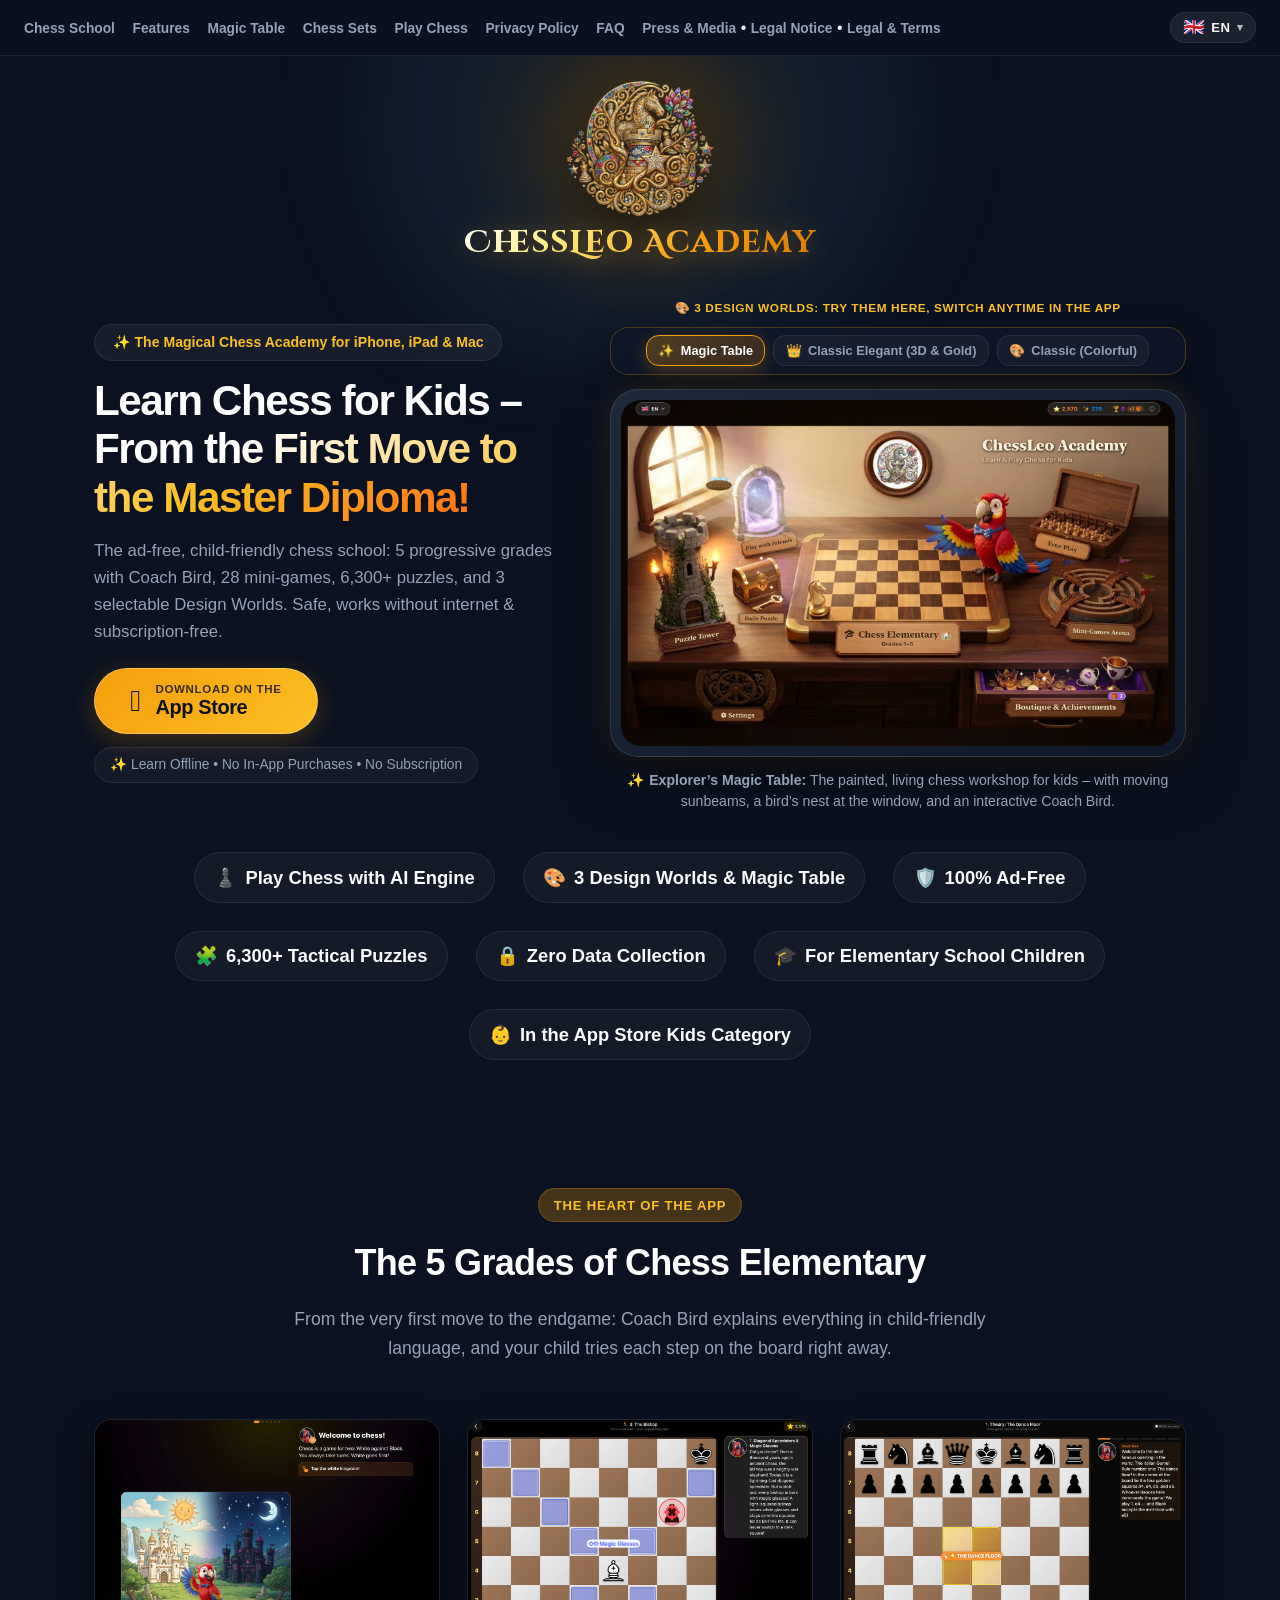
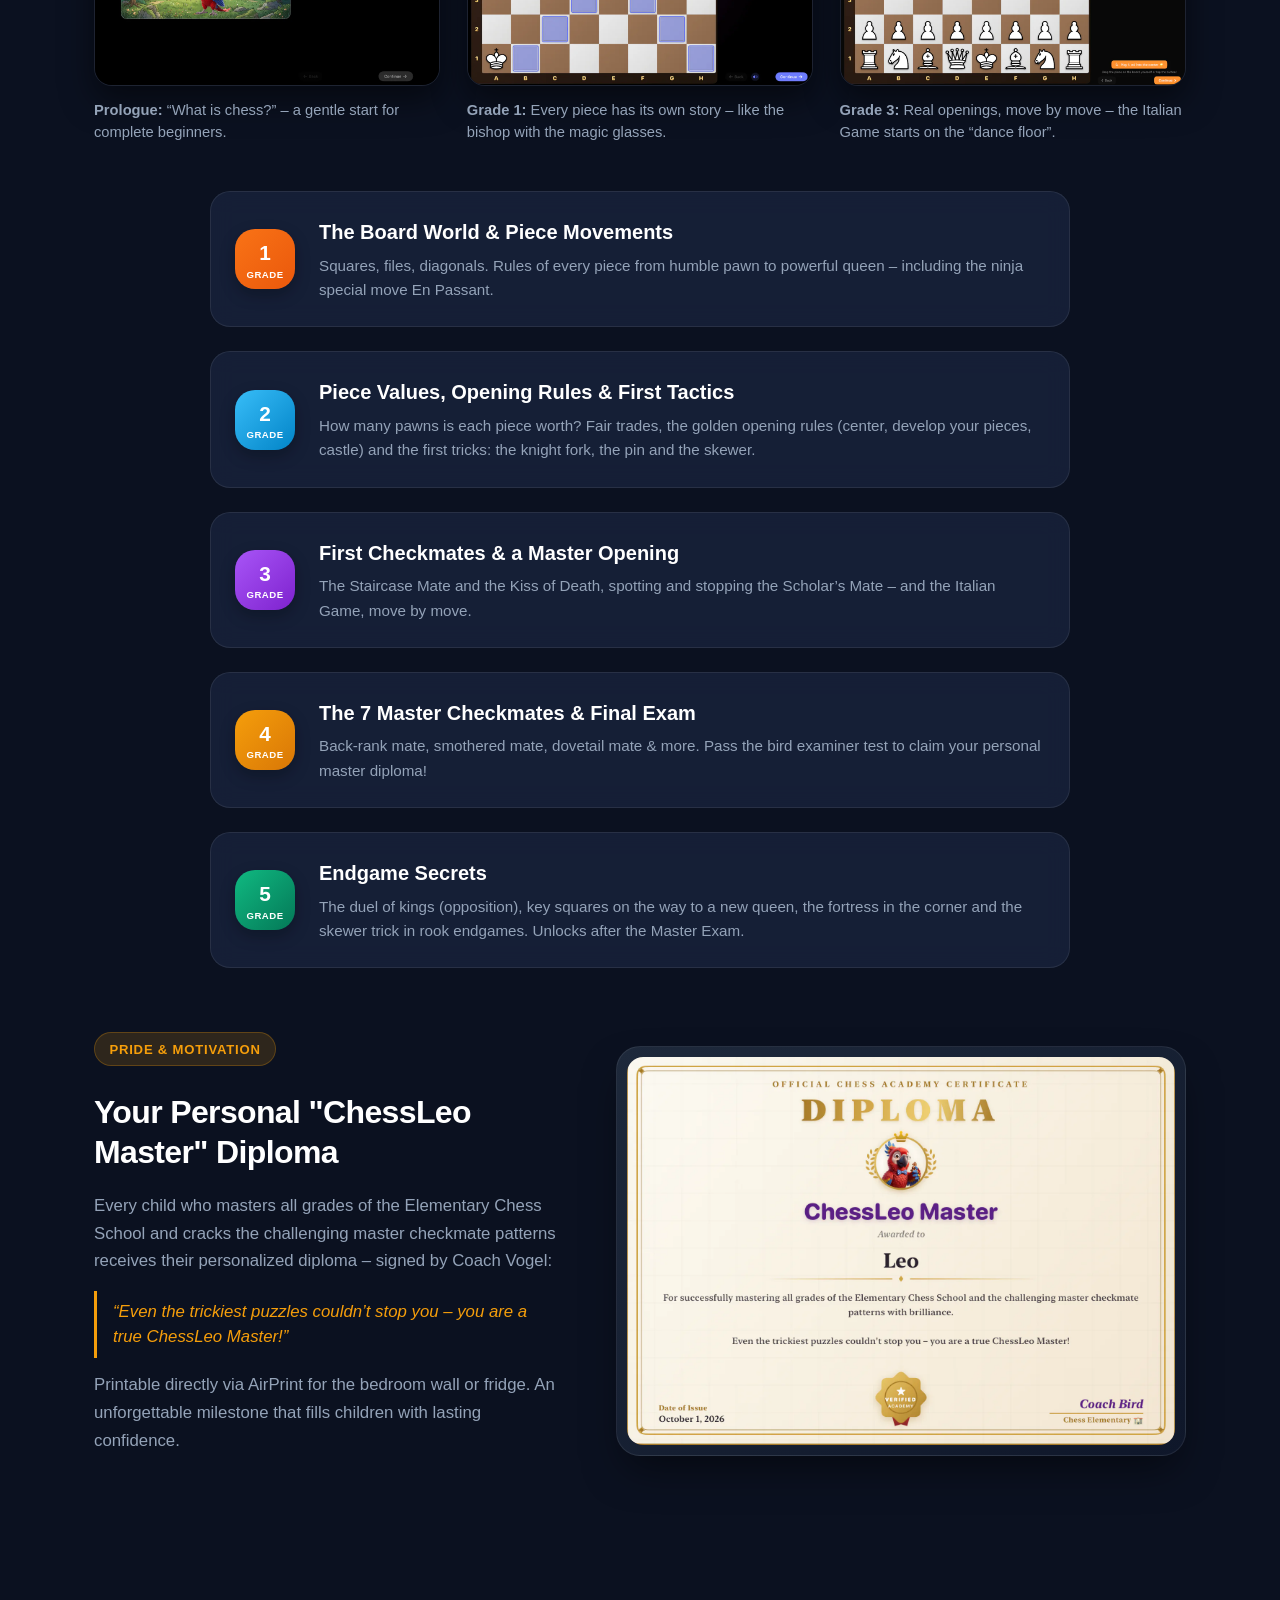
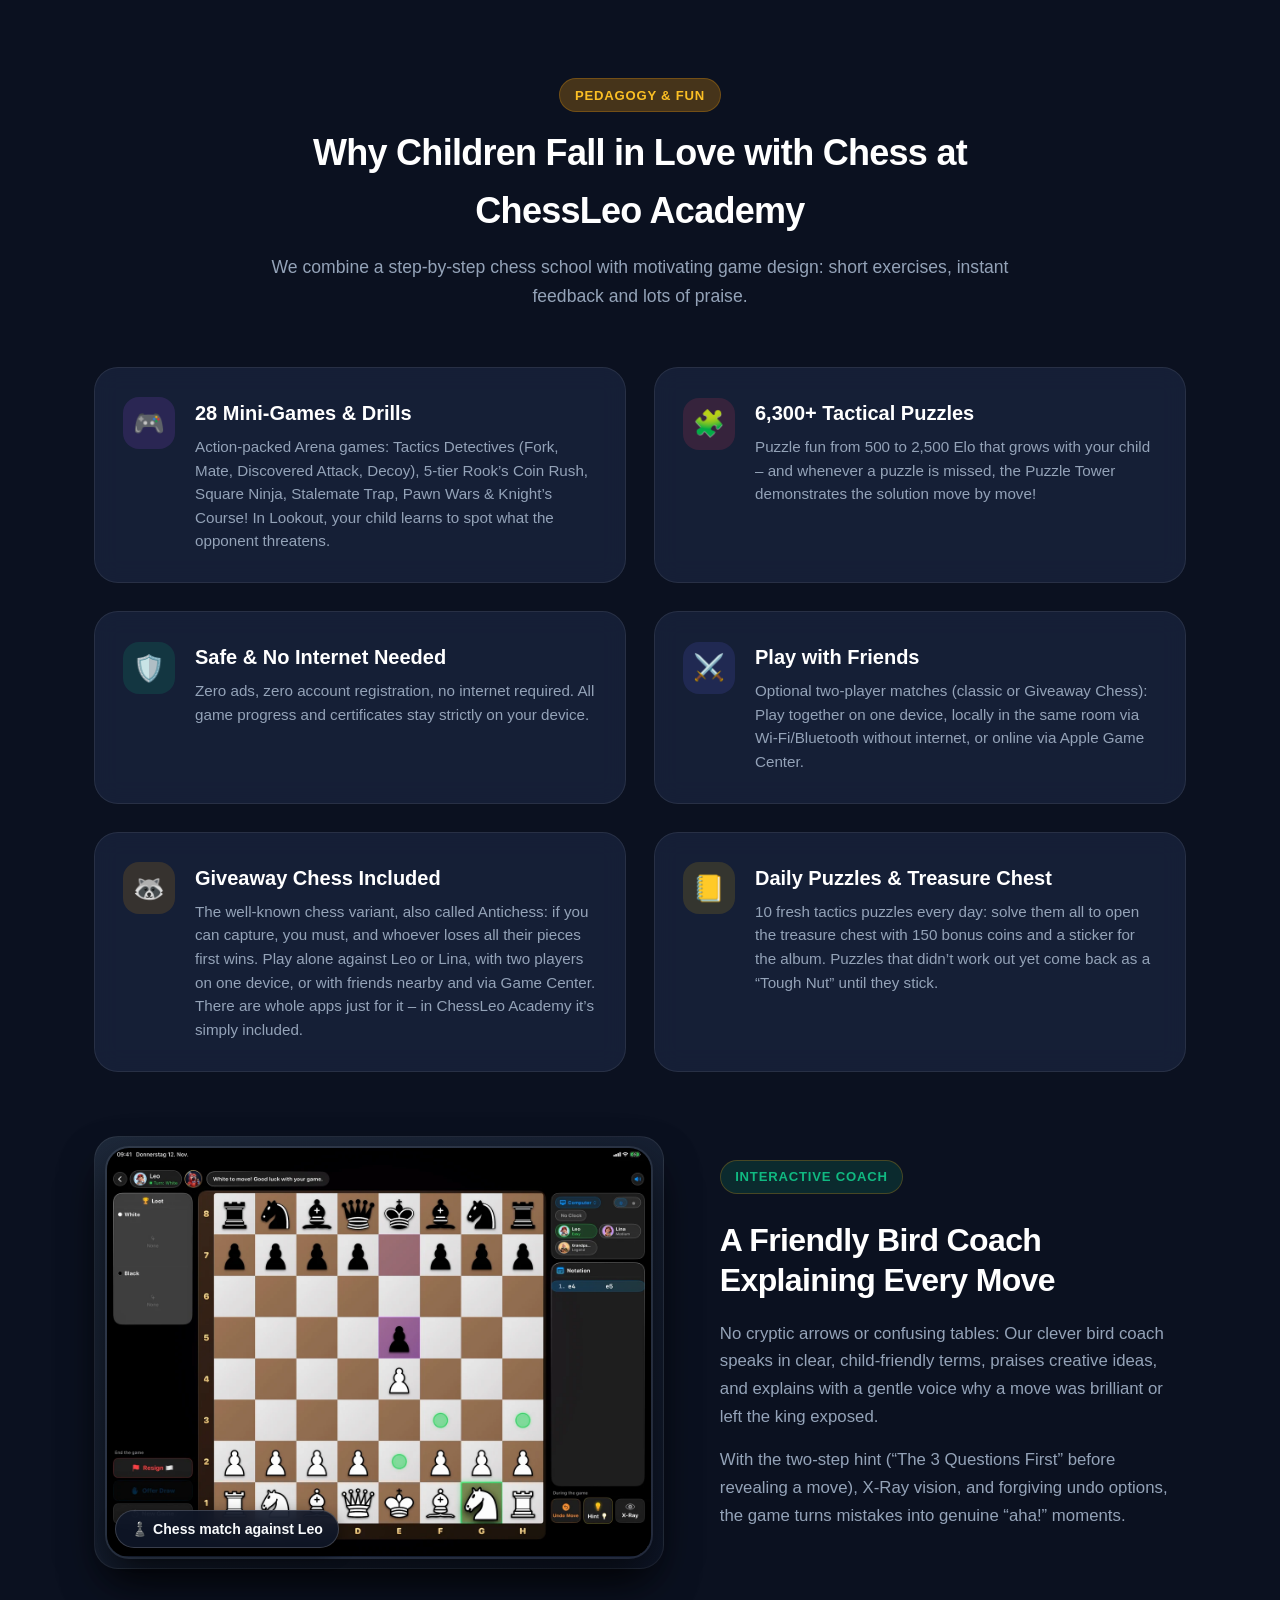
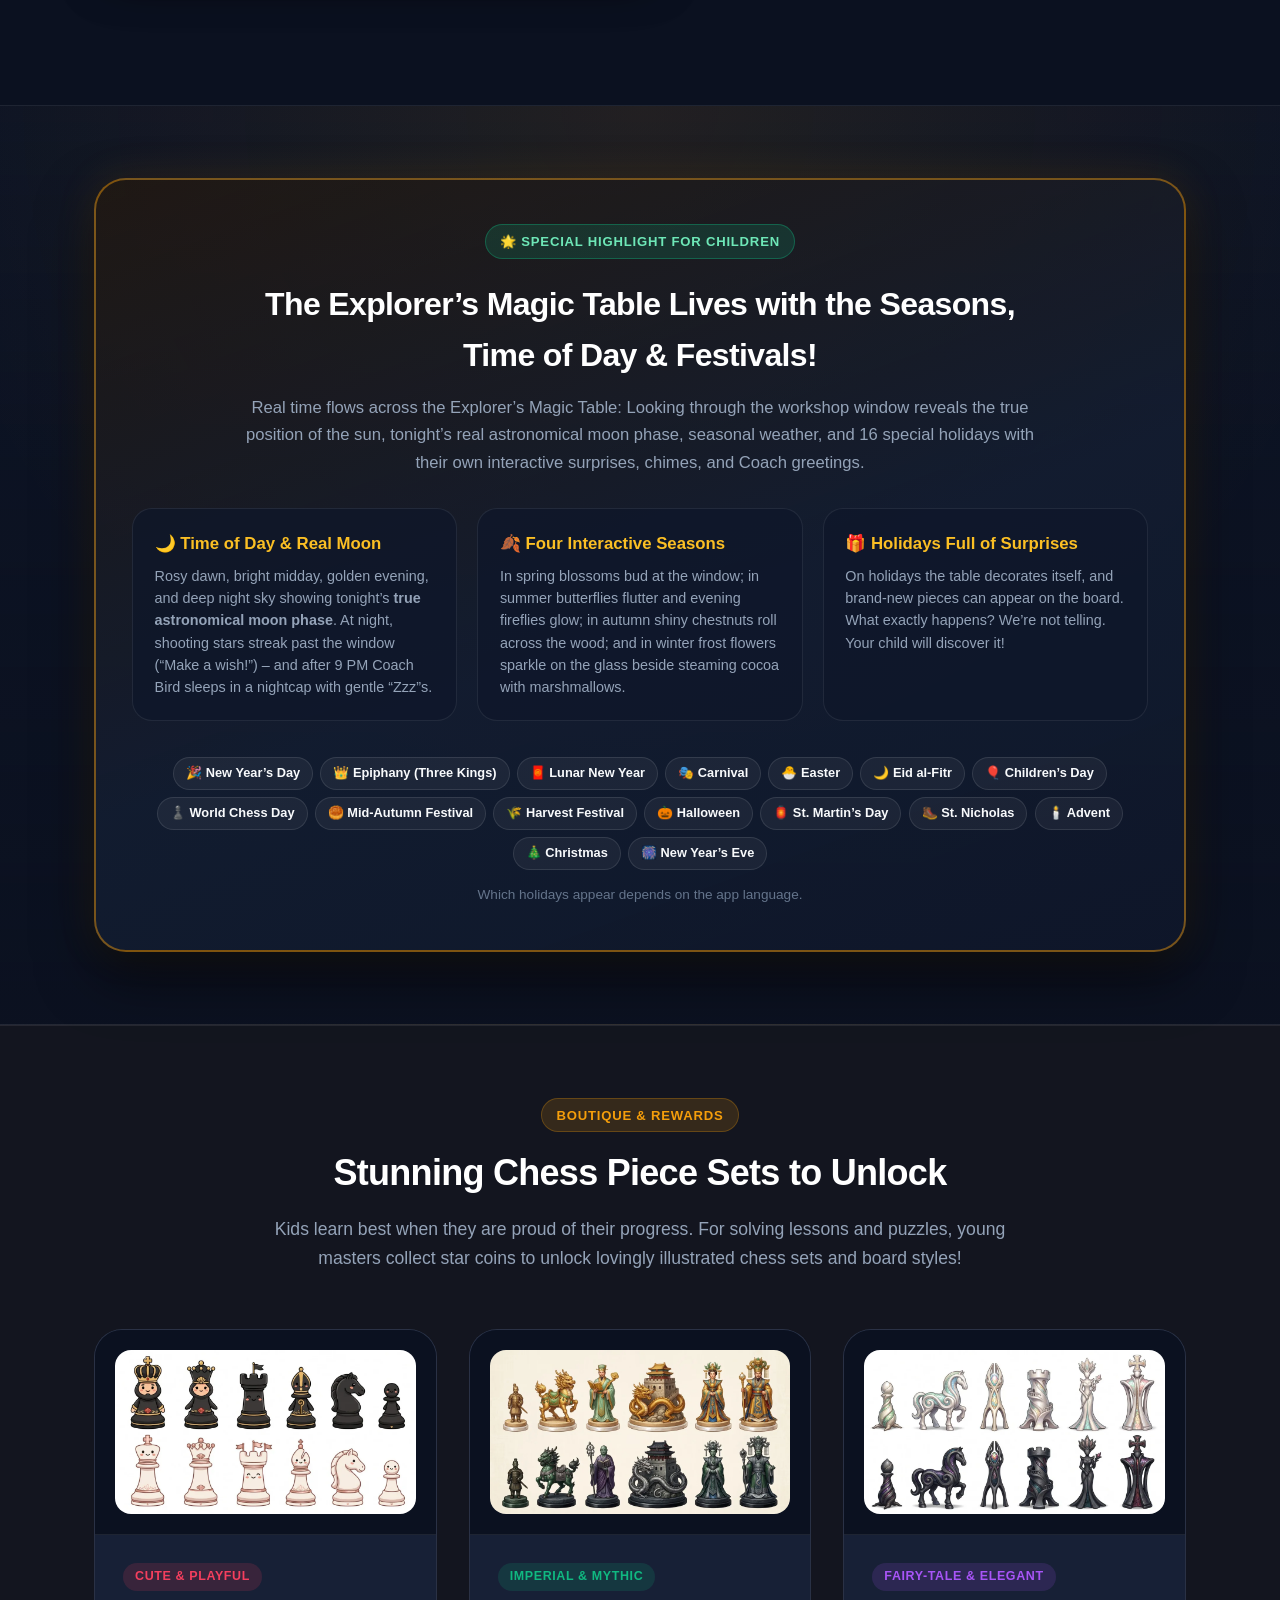
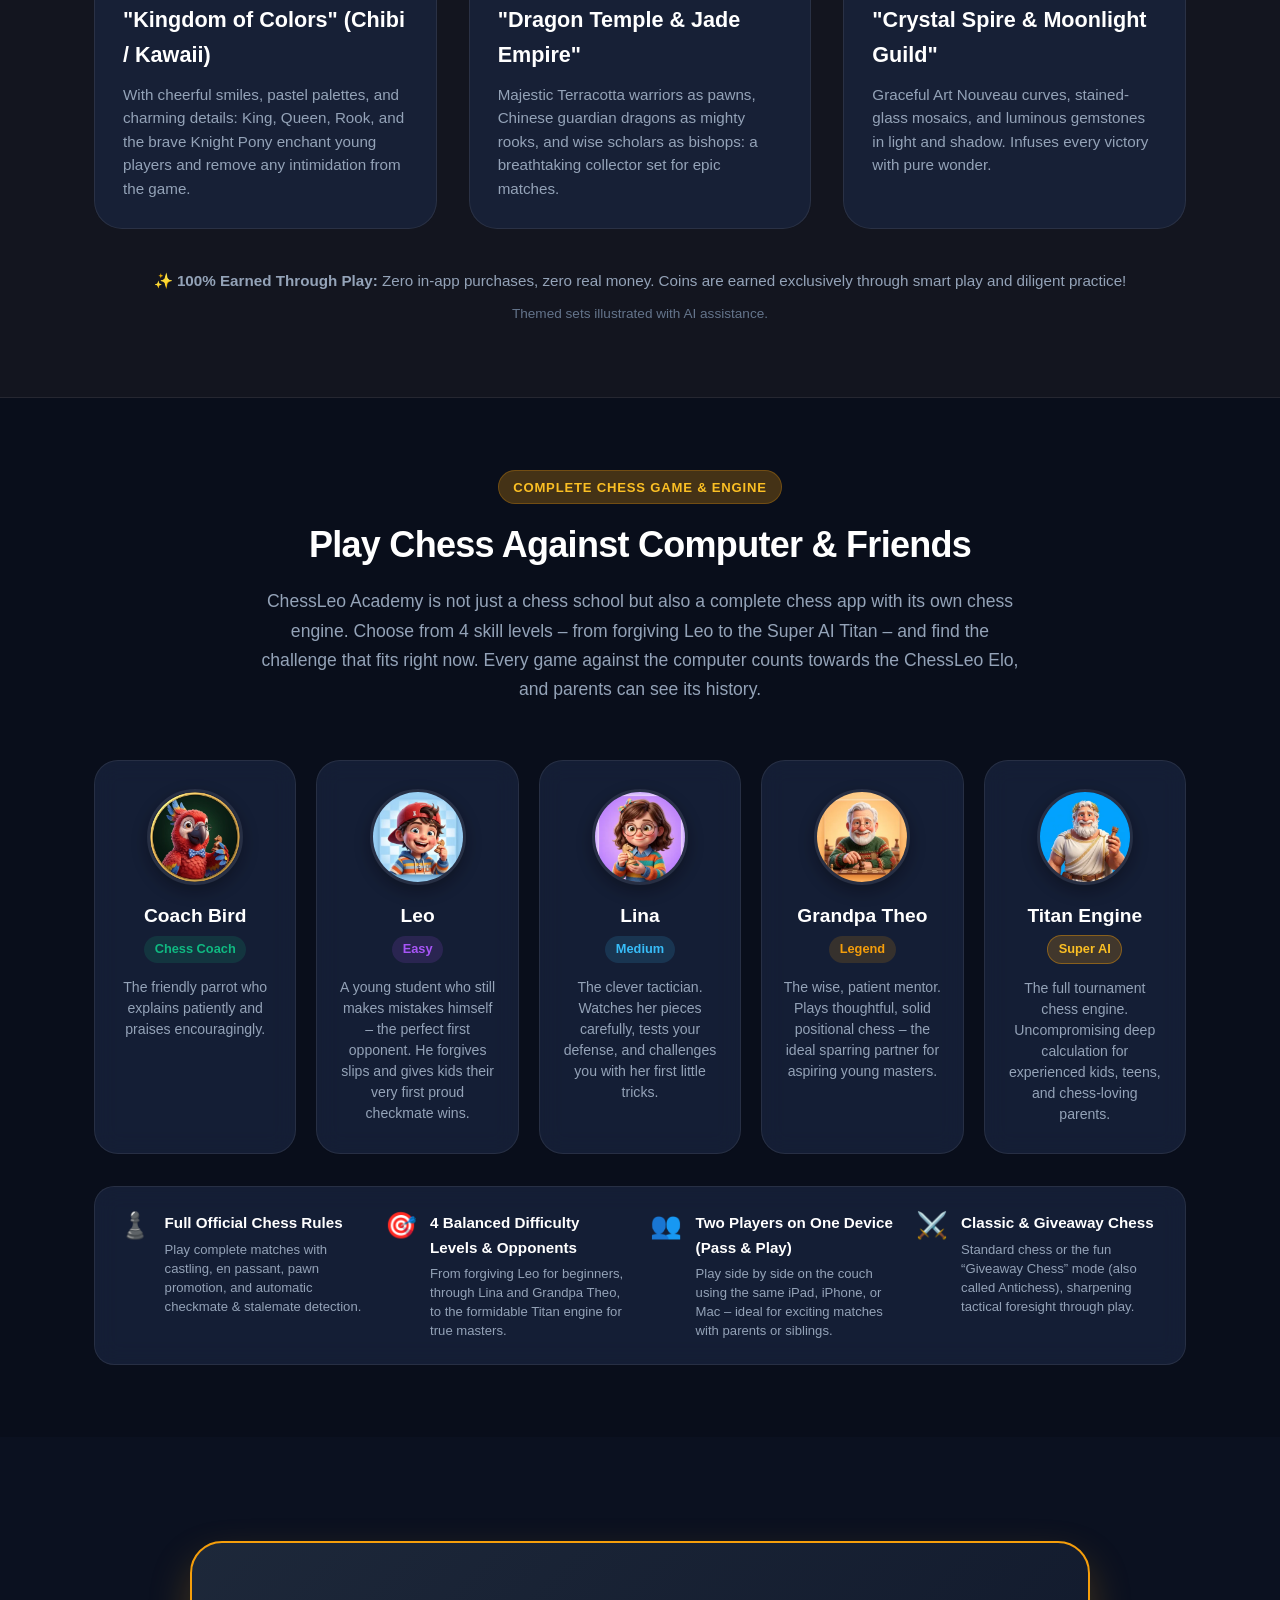
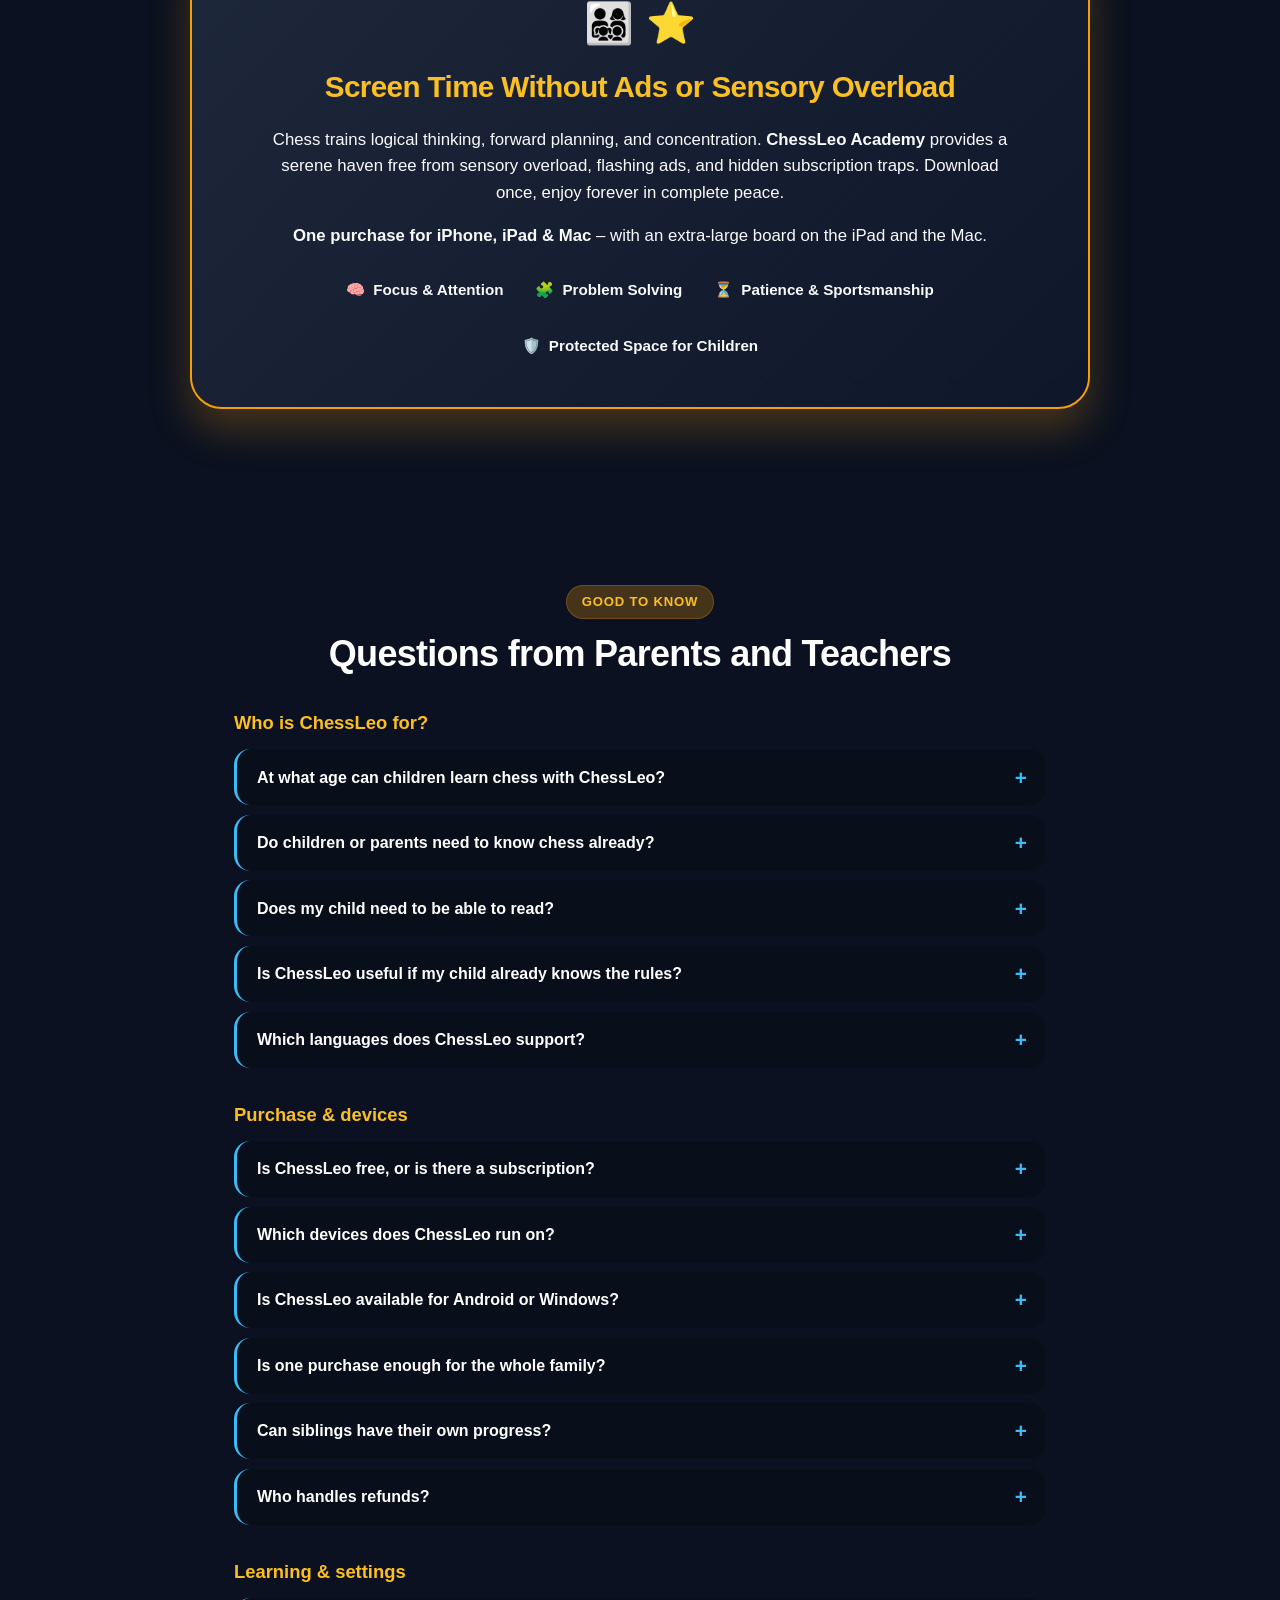
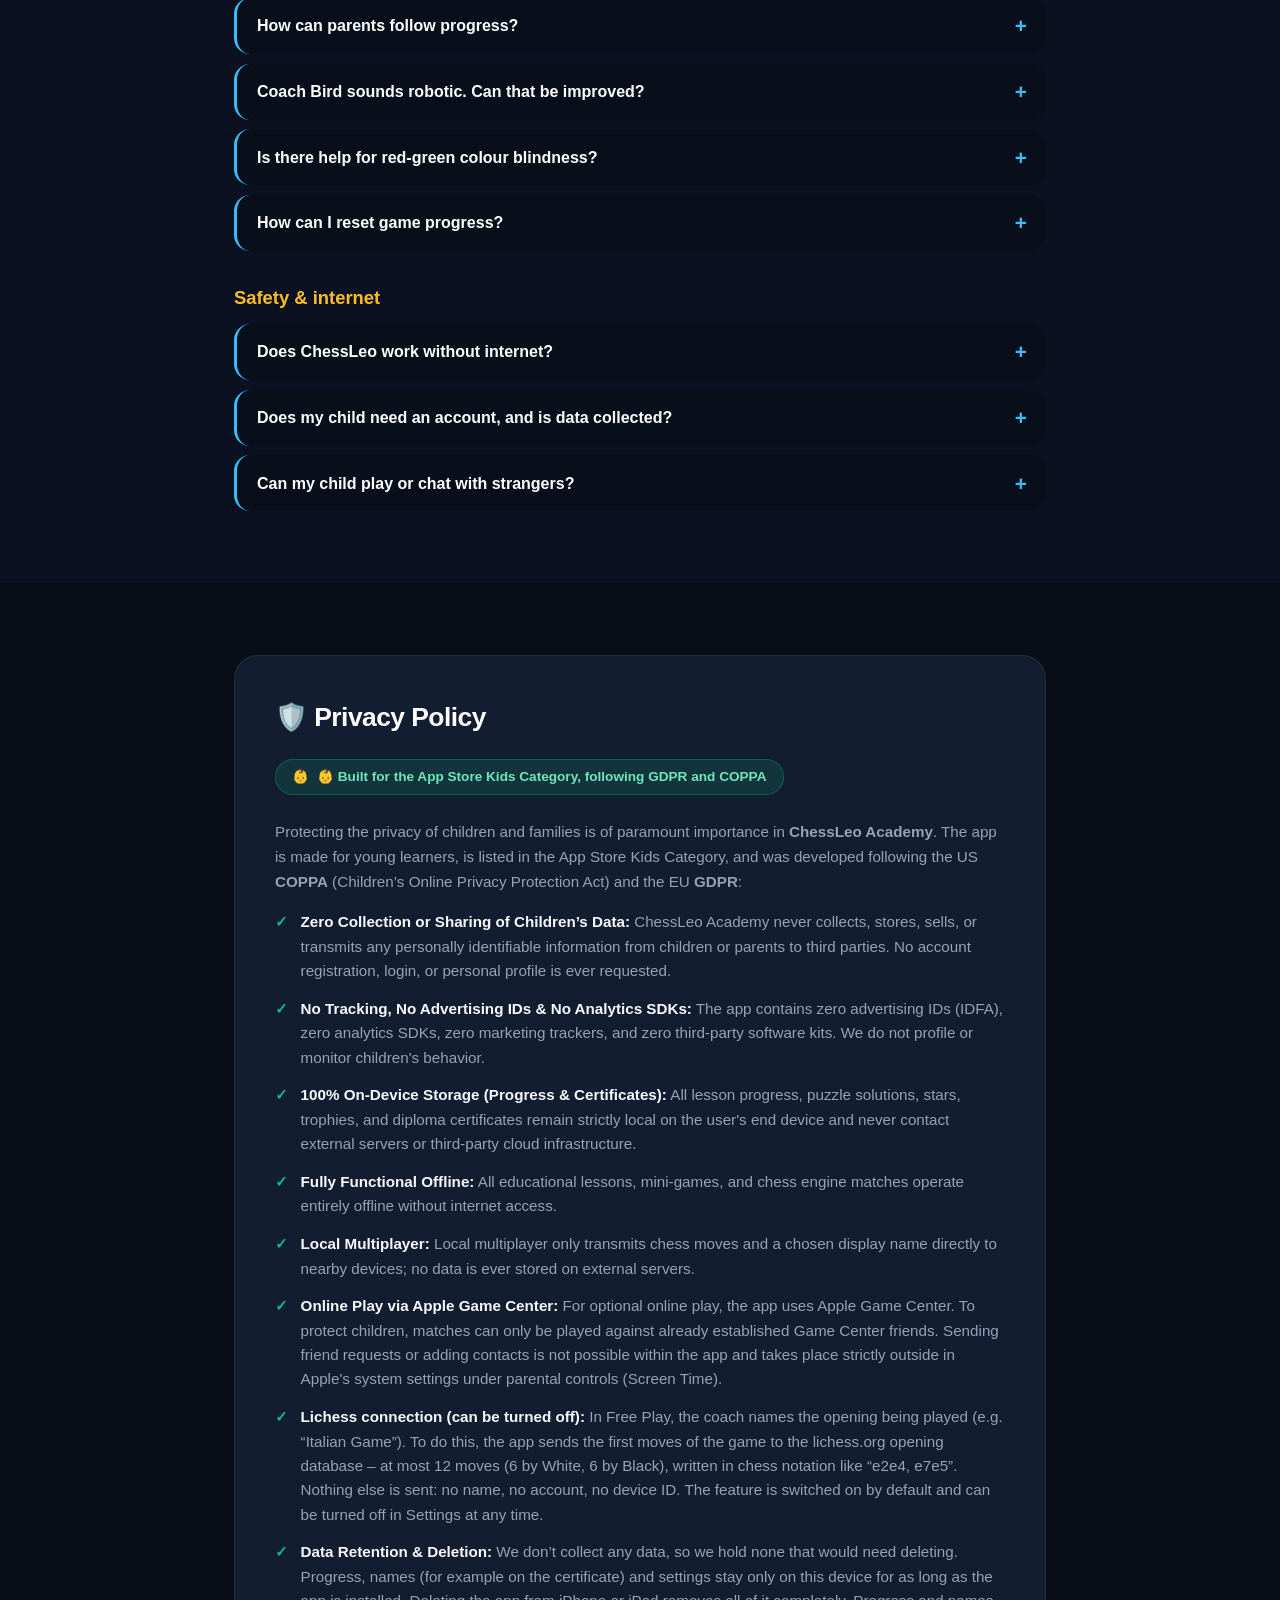
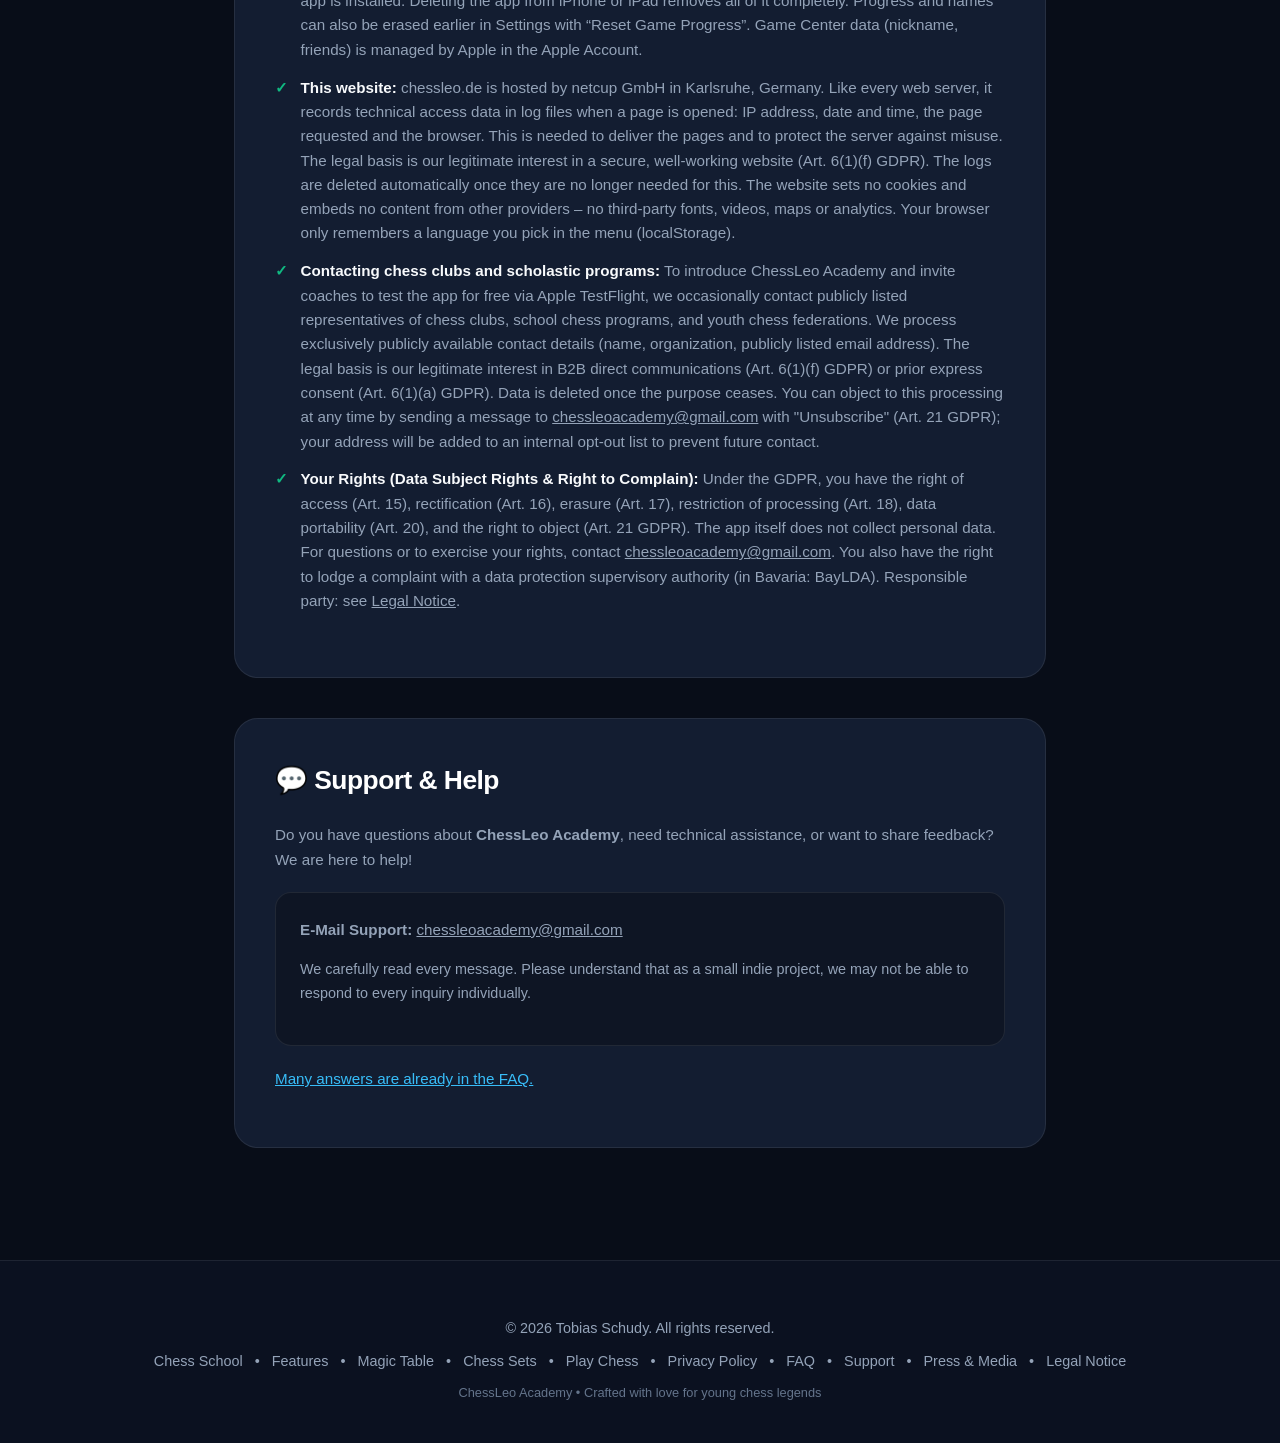
<file: en/index.html>
<!DOCTYPE html>
<!-- Generated from /index.html by tools/build_languages.py. Edit index.html, not this file. -->
<html lang="en" data-page-lang="en" translate="no" class="notranslate">
<head>
  <meta charset="UTF-8">
  <!-- One address for the site: www.chessleo.de goes to chessleo.de -->
  <script>
    if (location.hostname === 'www.chessleo.de') {
      location.replace('https://chessleo.de' + location.pathname + location.search + location.hash);
    }
  </script>
  <meta name="viewport" content="width=device-width, initial-scale=1.0">
  <title>Learn Chess for Kids – ChessLeo, the Ad-Free Chess App</title>
  <meta name="robots" content="index, follow">
  <meta name="google" content="notranslate">
  <meta name="description" content="Chess for primary school kids: 5 grades read aloud by Coach Bird, 28 mini-games and 6,300+ puzzles. No ads, no subscription. For iPhone, iPad &amp; Mac.">

  <!-- Apple Smart App Banner (Safari auf iOS/iPadOS) -->
  <meta name="apple-itunes-app" content="app-id=6814943166, affiliate-data=ct=chessleo&amp;pt=129481811">

  <!-- Open Graph / Facebook / WhatsApp / iMessage -->
  <meta property="og:type" content="website">
  <meta property="og:site_name" content="ChessLeo Academy">
  <link rel="canonical" href="https://chessleo.de/en/">
  <!-- SEO-LANG:BEGIN (generated by tools/build_languages.py, do not edit by hand) -->
  <link rel="alternate" hreflang="de" href="https://chessleo.de/">
  <link rel="alternate" hreflang="en" href="https://chessleo.de/en/">
  <link rel="alternate" hreflang="es" href="https://chessleo.de/es/">
  <link rel="alternate" hreflang="fr" href="https://chessleo.de/fr/">
  <link rel="alternate" hreflang="tr" href="https://chessleo.de/tr/">
  <link rel="alternate" hreflang="zh-Hans" href="https://chessleo.de/zh/">
  <link rel="alternate" hreflang="zh-Hant" href="https://chessleo.de/zh-hant/">
  <link rel="alternate" hreflang="x-default" href="https://chessleo.de/en/">
  <meta property="og:locale" content="en_US">
  <meta property="og:locale:alternate" content="de_DE">
  <meta property="og:locale:alternate" content="es_ES">
  <meta property="og:locale:alternate" content="fr_FR">
  <meta property="og:locale:alternate" content="tr_TR">
  <meta property="og:locale:alternate" content="zh_CN">
  <meta property="og:locale:alternate" content="zh_TW">
  <script type="application/ld+json">
  {
    "@context": "https://schema.org",
    "@type": "SoftwareApplication",
    "name": "ChessLeo Academy",
    "url": "https://chessleo.de/en/",
    "inLanguage": "en",
    "description": "Chess for primary school kids: 5 grades read aloud by Coach Bird, 28 mini-games and 6,300+ puzzles. No ads, no subscription. For iPhone, iPad & Mac.",
    "applicationCategory": "EducationalApplication",
    "operatingSystem": "iOS, iPadOS, macOS",
    "image": "https://chessleo.de/assets/logo-artistic-square.jpg",
    "logo": "https://chessleo.de/assets/logo-artistic-square.jpg",
    "installUrl": "https://apps.apple.com/us/app/id6814943166",
    "author": {
      "@type": "Person",
      "name": "Tobias Schudy"
    },
    "publisher": {
      "@type": "Organization",
      "name": "ChessLeo Academy",
      "url": "https://chessleo.de/",
      "logo": {
        "@type": "ImageObject",
        "url": "https://chessleo.de/assets/logo-artistic-square.jpg",
        "width": 1024,
        "height": 1024
      }
    },
    "offers": [
      {
        "@type": "Offer",
        "price": "4.99",
        "priceCurrency": "EUR"
      },
      {
        "@type": "Offer",
        "price": "3.99",
        "priceCurrency": "USD"
      }
    ]
  }
  </script>
  <!-- SEO-LANG:END -->
  <meta property="og:url" content="https://chessleo.de/en/">
  <meta property="og:title" content="Learn Chess for Kids – ChessLeo, the Ad-Free Chess App">
  <meta property="og:description" content="Chess for primary school kids: 5 grades read aloud by Coach Bird, 28 mini-games and 6,300+ puzzles. No ads, no subscription. For iPhone, iPad &amp; Mac.">
  <meta property="og:image" content="https://chessleo.de/assets/og-logo.jpg?v=20261101">
  <meta property="og:image:type" content="image/jpeg">
  <meta property="og:image:width" content="1200">
  <meta property="og:image:height" content="630">
  <meta property="og:image:alt" content="ChessLeo Academy Logo">

  <!-- Twitter Card -->
  <meta name="twitter:card" content="summary_large_image">
  <meta name="twitter:title" content="Learn Chess for Kids – ChessLeo, the Ad-Free Chess App">
  <meta name="twitter:description" content="Chess for primary school kids: 5 grades read aloud by Coach Bird, 28 mini-games and 6,300+ puzzles. No ads, no subscription. For iPhone, iPad &amp; Mac.">
  <meta name="twitter:image" content="https://chessleo.de/assets/og-logo.jpg?v=20261101">

  <!-- Favicon / Apple Touch Icon -->
  <link rel="icon" href="/favicon.ico" sizes="48x48">
  <link rel="icon" type="image/jpeg" href="/assets/logo-modern.jpg?v=1.6.0" sizes="512x512">
  <link rel="apple-touch-icon" href="/assets/logo-modern.jpg?v=1.6.0" sizes="512x512">

  <!-- Fonts, served from this site (no Google Fonts) -->
  <link href="/assets/fonts/fonts.css?v=20261107" rel="stylesheet">

  <style>
    :root {
      --bg: #0b1120;
      --bg-surface: #131d31;
      --card-bg: rgba(26, 38, 64, 0.7);
      --card-border: rgba(255, 255, 255, 0.08);
      --card-border-hover: rgba(245, 158, 11, 0.4);
      --text: #f8fafc;
      --text-muted: #94a3b8;
      --text-subtle: #64748b;
      --gold: #f59e0b;
      --gold-light: #fbbf24;
      --gold-glow: rgba(245, 158, 11, 0.25);
      --emerald: #10b981;
      --emerald-bg: rgba(16, 185, 129, 0.15);
      --accent: #38bdf8;
      --purple: #a855f7;
      --rose: #f43f5e;
      --nav-bg: rgba(11, 17, 32, 0.85);
    }

    * {
      box-sizing: border-box;
      margin: 0;
      padding: 0;
    }

    html {
      scroll-behavior: smooth;
    }

    body {
      font-family: -apple-system, BlinkMacSystemFont, "SF Pro Display", "SF Pro Text", "Segoe UI", Roboto, Helvetica, Arial, sans-serif;
      background-color: var(--bg);
      color: var(--text);
      line-height: 1.6;
      -webkit-font-smoothing: antialiased;
      overflow-x: hidden;
    }

    /* --- CONTAINER & UTILS --- */
    .container {
      max-width: 1140px;
      margin: 0 auto;
      padding: 0 1.5rem;
    }

    .section-header {
      text-align: center;
      max-width: 760px;
      margin: 0 auto 3.5rem;
    }

    .section-tag {
      display: inline-block;
      padding: 0.35rem 0.9rem;
      border-radius: 9999px;
      background: var(--gold-glow);
      color: var(--gold-light);
      font-size: 0.82rem;
      font-weight: 700;
      text-transform: uppercase;
      letter-spacing: 0.06em;
      margin-bottom: 0.75rem;
      border: 1px solid rgba(245, 158, 11, 0.25);
    }

    .section-title {
      font-size: 2.25rem;
      font-weight: 800;
      letter-spacing: -0.02em;
      margin-bottom: 0.85rem;
      color: #ffffff;
    }

    .section-desc {
      font-size: 1.1rem;
      color: var(--text-muted);
      line-height: 1.65;
    }

    /* --- STICKY NAV --- */
    .sticky-nav {
      position: sticky;
      top: 0;
      z-index: 100;
      background: var(--nav-bg);
      backdrop-filter: blur(16px);
      -webkit-backdrop-filter: blur(16px);
      border-bottom: 1px solid var(--card-border);
      transition: all 0.3s ease;
    }

    .nav-container {
      max-width: 1280px;
      margin: 0 auto;
      padding: 0.75rem 1.5rem;
      display: flex;
      align-items: center;
      justify-content: space-between;
      gap: 1rem;
    }

    .nav-links {
      display: flex;
      align-items: center;
      gap: 1.1rem;
      list-style: none;
      white-space: nowrap;
    }

    .nav-links a {
      text-decoration: none;
      color: var(--text-muted);
      font-size: 0.86rem;
      font-weight: 600;
      transition: color 0.2s ease;
      white-space: nowrap;
    }

    .nav-links a:hover {
      color: var(--gold);
    }

    .nav-actions {
      display: flex;
      align-items: center;
      gap: 0.75rem;
      flex-shrink: 0;
      margin-left: auto;
    }

    /* --- LANGUAGE DROPDOWN --- */
    .lang-dropdown {
      position: relative;
      display: inline-block;
    }

    .lang-dropdown-btn {
      display: inline-flex;
      align-items: center;
      gap: 0.4rem;
      background: rgba(255, 255, 255, 0.07);
      border: 1px solid var(--card-border);
      color: var(--text);
      padding: 0.35rem 0.75rem;
      border-radius: 9999px;
      font-size: 0.85rem;
      font-weight: 700;
      cursor: pointer;
      transition: all 0.2s ease;
      font-family: inherit;
    }

    .lang-dropdown-btn:hover,
    .lang-dropdown.open .lang-dropdown-btn {
      background: rgba(245, 158, 11, 0.15);
      border-color: rgba(245, 158, 11, 0.4);
      color: var(--gold-light);
      box-shadow: 0 2px 10px var(--gold-glow);
    }

    .lang-current-flag {
      font-size: 1.1rem;
      line-height: 1;
    }

    .lang-current-code {
      font-size: 0.82rem;
      letter-spacing: 0.04em;
    }

    .dropdown-chevron {
      font-size: 0.68rem;
      opacity: 0.7;
      transition: transform 0.2s ease;
    }

    .lang-dropdown.open .dropdown-chevron {
      transform: rotate(180deg);
    }

    .lang-dropdown-menu {
      position: absolute;
      top: calc(100% + 0.5rem);
      right: 0;
      min-width: 155px;
      background: rgba(19, 29, 49, 0.96);
      backdrop-filter: blur(20px);
      -webkit-backdrop-filter: blur(20px);
      border: 1px solid rgba(255, 255, 255, 0.12);
      border-radius: 1rem;
      padding: 0.4rem;
      box-shadow: 0 16px 36px rgba(0, 0, 0, 0.6), 0 0 20px rgba(245, 158, 11, 0.1);
      display: none;
      flex-direction: column;
      gap: 0.2rem;
      z-index: 250;
    }

    .lang-dropdown.open .lang-dropdown-menu {
      display: flex;
      animation: dropdownFadeIn 0.18s cubic-bezier(0.16, 1, 0.3, 1);
    }

    @keyframes dropdownFadeIn {
      from { opacity: 0; transform: translateY(-6px) scale(0.96); }
      to { opacity: 1; transform: translateY(0) scale(1); }
    }

    .lang-dropdown-item {
      display: flex;
      align-items: center;
      gap: 0.65rem;
      padding: 0.5rem 0.75rem;
      background: transparent;
      border: none;
      border-radius: 0.65rem;
      color: var(--text-muted);
      font-size: 0.88rem;
      font-weight: 500;
      cursor: pointer;
      width: 100%;
      text-align: left;
      text-decoration: none;
      transition: all 0.15s ease;
      font-family: inherit;
    }

    .lang-dropdown-item:hover {
      background: rgba(255, 255, 255, 0.08);
      color: #ffffff;
      transform: translateX(2px);
    }

    .lang-dropdown-item.active {
      background: rgba(245, 158, 11, 0.2);
      color: var(--gold-light);
      font-weight: 700;
      border: 1px solid rgba(245, 158, 11, 0.3);
    }

    .lang-flag {
      font-size: 1.15rem;
      line-height: 1;
    }

    .lang-name {
      flex: 1;
    }

    /* --- HERO DOWNLOAD CTA --- */
    .hero-cta-wrap {
      display: flex;
      flex-direction: column;
      align-items: flex-start;
      gap: 0.85rem;
      position: relative;
      z-index: 2;
    }

    .btn-hero-appstore {
      display: inline-flex;
      align-items: center;
      gap: 0.9rem;
      background: linear-gradient(135deg, var(--gold), var(--gold-light));
      color: #0b1120;
      padding: 0.85rem 2.2rem;
      border-radius: 9999px;
      text-decoration: none;
      box-shadow: 0 6px 25px var(--gold-glow), 0 2px 10px rgba(0, 0, 0, 0.4);
      transition: all 0.25s cubic-bezier(0.16, 1, 0.3, 1);
      border: 1px solid rgba(255, 255, 255, 0.3);
    }

    .btn-hero-appstore:hover {
      transform: translateY(-3px) scale(1.02);
      box-shadow: 0 10px 32px rgba(245, 158, 11, 0.5), 0 4px 14px rgba(0, 0, 0, 0.5);
      color: #000000;
    }

    .btn-hero-apple {
      font-size: 1.85rem;
      line-height: 1;
      display: flex;
      align-items: center;
    }

    .btn-hero-text {
      display: flex;
      flex-direction: column;
      align-items: flex-start;
      text-align: left;
      line-height: 1.15;
    }

    .btn-hero-sub {
      font-size: 0.72rem;
      font-weight: 700;
      text-transform: uppercase;
      letter-spacing: 0.06em;
      opacity: 0.82;
    }

    .btn-hero-main {
      font-size: 1.25rem;
      font-weight: 900;
      letter-spacing: -0.02em;
    }

    .hero-cta-hint {
      font-size: 0.86rem;
      color: var(--text-muted);
      display: inline-flex;
      align-items: center;
      gap: 0.5rem;
      background: rgba(255, 255, 255, 0.04);
      border: 1px solid var(--card-border);
      padding: 0.35rem 0.95rem;
      border-radius: 9999px;
    }

    /* --- BLACK WEEK 2026: card above the App Store button, shown only by the script next to it.
       Remove card, script, these styles and the promo_* i18n keys after 1 December 2026. --- */
    .promo-card {
      display: flex;
      flex-direction: column;
      width: 100%;
      max-width: 480px;
      border-radius: 1rem;
      overflow: hidden;
      background: linear-gradient(100deg, rgba(245, 158, 11, 0.18), rgba(251, 191, 36, 0.06) 55%, rgba(245, 158, 11, 0.16));
      border: 1px solid rgba(251, 191, 36, 0.45);
      box-shadow: 0 6px 22px rgba(245, 158, 11, 0.12);
      color: var(--text);
      text-decoration: none;
      text-align: left;
      transition: transform 0.2s ease, border-color 0.2s ease, box-shadow 0.2s ease;
    }

    .promo-card[hidden] {
      display: none;
    }

    .promo-card:hover {
      transform: translateY(-2px);
      border-color: var(--gold-light);
      box-shadow: 0 10px 28px rgba(245, 158, 11, 0.22);
    }

    .promo-pic {
      display: block;
      width: 100%;
      height: auto;
      border-bottom: 1px solid rgba(251, 191, 36, 0.35);
    }

    .promo-row {
      display: flex;
      align-items: center;
      gap: 0.85rem;
      padding: 0.65rem 1rem;
    }

    .promo-body {
      display: flex;
      flex-direction: column;
      gap: 0.15rem;
      min-width: 0;
    }

    .promo-title {
      font-size: 1.02rem;
      font-weight: 800;
      line-height: 1.25;
    }

    .promo-title b {
      color: var(--gold-light);
    }

    .promo-title s {
      color: var(--text-muted);
      font-weight: 600;
    }

    .promo-sub {
      font-size: 0.8rem;
      color: var(--text-muted);
      line-height: 1.35;
    }

    .promo-go {
      flex: none;
      margin-left: auto;
      color: var(--gold-light);
      font-size: 1.25rem;
      font-weight: 800;
    }

    /* --- MENU BUTTON (narrow windows only, see RESPONSIVE) --- */
    .nav-menu-btn {
      display: none;
      align-items: center;
      gap: 0.55rem;
      background: rgba(255, 255, 255, 0.07);
      border: 1px solid var(--card-border);
      color: var(--text);
      padding: 0.35rem 0.85rem 0.35rem 0.75rem;
      border-radius: 9999px;
      font-size: 0.85rem;
      font-weight: 700;
      font-family: inherit;
      cursor: pointer;
      white-space: nowrap;
      flex-shrink: 0;
      transition: all 0.2s ease;
    }

    .nav-menu-btn:hover,
    .sticky-nav.menu-open .nav-menu-btn {
      background: rgba(245, 158, 11, 0.15);
      border-color: rgba(245, 158, 11, 0.4);
      color: var(--gold-light);
      box-shadow: 0 2px 10px var(--gold-glow);
    }

    .nav-menu-icon {
      position: relative;
      width: 16px;
      height: 12px;
      flex-shrink: 0;
    }

    .nav-menu-icon span {
      position: absolute;
      left: 0;
      width: 100%;
      height: 2px;
      border-radius: 2px;
      background: currentColor;
      transition: transform 0.2s ease, opacity 0.2s ease;
    }

    .nav-menu-icon span:nth-child(1) { top: 0; }
    .nav-menu-icon span:nth-child(2) { top: 5px; }
    .nav-menu-icon span:nth-child(3) { top: 10px; }

    .sticky-nav.menu-open .nav-menu-icon span:nth-child(1) { transform: translateY(5px) rotate(45deg); }
    .sticky-nav.menu-open .nav-menu-icon span:nth-child(2) { opacity: 0; }
    .sticky-nav.menu-open .nav-menu-icon span:nth-child(3) { transform: translateY(-5px) rotate(-45deg); }

    /* --- HERO SECTION --- */
    .hero {
      position: relative;
      padding: 1.5rem 0 2rem;
      text-align: center;
      overflow: hidden;
    }

    /* Text links, App-Bild rechts: So steht das Bild schon auf dem ersten Bildschirm. */
    .hero-layout {
      display: grid;
      grid-template-columns: minmax(0, 0.9fr) minmax(0, 1.1fr);
      gap: 2.75rem;
      align-items: center;
      text-align: left;
      margin-bottom: 2.5rem;
    }

    .hero::before {
      content: "";
      position: absolute;
      top: -15%;
      left: 50%;
      transform: translateX(-50%);
      width: 750px;
      height: 450px;
      background: radial-gradient(circle, rgba(245, 158, 11, 0.12) 0%, rgba(56, 189, 248, 0.08) 50%, transparent 70%);
      filter: blur(50px);
      z-index: -1;
      pointer-events: none;
    }

    .hero-badge {
      display: inline-flex;
      align-items: center;
      gap: 0.5rem;
      background: rgba(255, 255, 255, 0.05);
      border: 1px solid var(--card-border);
      padding: 0.4rem 1.1rem;
      border-radius: 9999px;
      font-size: 0.88rem;
      font-weight: 600;
      color: var(--gold-light);
      margin-bottom: 1rem;
    }

    .hero-logo-box {
      display: flex;
      flex-direction: column;
      align-items: center;
      gap: 0.45rem;
      margin-bottom: 2rem;
      position: relative;
    }

    .hero-logo-img {
      width: 148px;
      height: auto;
      filter: drop-shadow(0 14px 28px rgba(0, 0, 0, 0.75)) drop-shadow(0 0 50px rgba(245, 158, 11, 0.4));
      transition: transform 0.4s cubic-bezier(0.16, 1, 0.3, 1), filter 0.4s ease;
    }

    .hero-logo-img:hover {
      transform: translateY(-4px) scale(1.03);
      filter: drop-shadow(0 22px 38px rgba(0, 0, 0, 0.85)) drop-shadow(0 0 70px rgba(245, 158, 11, 0.6));
    }

    .hero-logo-title {
      font-family: 'Cinzel Decorative', 'Cinzel', -apple-system, BlinkMacSystemFont, "SF Pro Rounded", "Segoe UI", serif;
      font-size: clamp(1.45rem, 2.5vw, 1.95rem);
      font-weight: 700;
      letter-spacing: 0.035em;
      background: linear-gradient(135deg, #ffffff 0%, #fef08a 25%, #f59e0b 65%, #d97706 100%);
      -webkit-background-clip: text;
      -webkit-text-fill-color: transparent;
      filter: drop-shadow(0 3px 14px rgba(245, 158, 11, 0.45));
      line-height: 1.2;
      white-space: nowrap;
    }

    .hero-bird {
      font-size: 3rem;
      display: inline-block;
      margin-bottom: 0.5rem;
      animation: floatBird 3.5s ease-in-out infinite;
    }

    @keyframes floatBird {
      0%, 100% { transform: translateY(0px) rotate(0deg); }
      50% { transform: translateY(-7px) rotate(3deg); }
    }

    .hero-title {
      font-size: clamp(2.1rem, 3.3vw, 2.7rem);
      font-weight: 900;
      letter-spacing: -0.035em;
      line-height: 1.15;
      margin-bottom: 1rem;
      color: #ffffff;
    }

    .hero-title .gradient-text {
      background: linear-gradient(135deg, #ffffff 20%, var(--gold-light) 65%, #f97316 100%);
      -webkit-background-clip: text;
      -webkit-text-fill-color: transparent;
    }

    .hero-subline {
      font-size: 1.05rem;
      color: var(--text-muted);
      margin: 0 0 1.4rem;
      line-height: 1.6;
    }

    /* --- MOCKUP DISPLAY --- */
    .mockup-wrapper {
      position: relative;
      margin-top: 0.9rem;
    }

    .mockup-frame {
      background: linear-gradient(145deg, #1e293b, #0f172a);
      border-radius: 1.75rem;
      padding: 0.65rem;
      box-shadow: 0 25px 60px -12px rgba(0, 0, 0, 0.6), 0 0 40px -10px var(--gold-glow);
      border: 1px solid rgba(255, 255, 255, 0.12);
    }

    .mockup-frame img {
      width: 100%;
      height: auto;
      border-radius: 1.25rem;
      display: block;
    }

    /* --- TRUST BADGES BAR --- */
    .trust-bar {
      display: flex;
      flex-wrap: wrap;
      justify-content: center;
      gap: 1.75rem;
      margin-bottom: 1.5rem;
    }

    .trust-badge {
      display: flex;
      align-items: center;
      gap: 0.5rem;
      background: rgba(255, 255, 255, 0.04);
      border: 1px solid var(--card-border);
      padding: 0.6rem 1.2rem;
      border-radius: 9999px;
      font-size: 0.9rem;
      font-weight: 600;
      color: var(--text);
    }

    .trust-badge span {
      font-size: 1.15rem;
    }

    /* --- FEATURE CARDS --- */
    section {
      padding: 4.5rem 0;
      position: relative;
    }

    .feature-grid {
      display: grid;
      grid-template-columns: repeat(auto-fit, minmax(260px, 1fr));
      gap: 1.75rem;
      margin-bottom: 3.5rem;
    }

    .feature-card {
      background: var(--card-bg);
      border: 1px solid var(--card-border);
      border-radius: 1.5rem;
      padding: 1.85rem 1.75rem;
      transition: all 0.3s cubic-bezier(0.16, 1, 0.3, 1);
      backdrop-filter: blur(12px);
      display: flex;
      align-items: flex-start;
      gap: 1.25rem;
    }

    .feature-card:hover {
      transform: translateY(-5px);
      border-color: var(--card-border-hover);
      box-shadow: 0 15px 30px -10px var(--gold-glow);
    }

    .card-icon-wrap {
      width: 52px;
      height: 52px;
      border-radius: 1rem;
      display: flex;
      align-items: center;
      justify-content: center;
      font-size: 1.6rem;
      flex-shrink: 0;
      margin-bottom: 0;
    }

    .feature-card-body {
      flex: 1;
      min-width: 0;
    }

    .feature-card h3 {
      font-size: 1.25rem;
      font-weight: 800;
      margin-top: 0.15rem;
      margin-bottom: 0.55rem;
      color: #ffffff;
      line-height: 1.3;
    }

    .feature-card p {
      color: var(--text-muted);
      font-size: 0.95rem;
      line-height: 1.55;
      margin: 0;
    }

    /* --- SPLIT SHOWCASE SECTIONS --- */
    .showcase-split {
      display: grid;
      grid-template-columns: 1.1fr 0.9fr;
      gap: 3.5rem;
      align-items: center;
      margin: 4rem 0;
    }

    .showcase-img-wrap {
      background: linear-gradient(145deg, #1e293b, #0f172a);
      border-radius: 1.5rem;
      padding: 0.6rem;
      box-shadow: 0 20px 40px -10px rgba(0,0,0,0.5);
      border: 1px solid var(--card-border);
    }

    .showcase-img-wrap img {
      width: 100%;
      height: auto;
      border-radius: 1rem;
      display: block;
    }

    .showcase-content h3 {
      font-size: 2rem;
      font-weight: 800;
      letter-spacing: -0.02em;
      margin: 0.85rem 0 1.25rem;
      color: #ffffff;
      line-height: 1.25;
    }

    .showcase-content p {
      color: var(--text-muted);
      font-size: 1.05rem;
      line-height: 1.65;
      margin-bottom: 1rem;
    }

    /* --- PIECE SETS SHOWCASE --- */
    .pieces-grid {
      display: grid;
      grid-template-columns: repeat(auto-fit, minmax(min(100%, 320px), 1fr));
      gap: 2rem;
    }

    .piece-card {
      background: var(--card-bg);
      border: 1px solid var(--card-border);
      border-radius: 1.75rem;
      overflow: hidden;
      transition: all 0.35s cubic-bezier(0.16, 1, 0.3, 1);
      backdrop-filter: blur(12px);
      display: flex;
      flex-direction: column;
    }

    .piece-card:hover {
      transform: translateY(-6px);
      border-color: var(--card-border-hover);
      box-shadow: 0 20px 40px -10px var(--gold-glow);
    }

    .piece-img-box {
      background: #0b1120;
      padding: 1.25rem;
      border-bottom: 1px solid var(--card-border);
      overflow: hidden;
    }

    .piece-img-box img {
      width: 100%;
      height: auto;
      display: block;
      border-radius: 1rem;
      transition: transform 0.4s ease;
    }

    .piece-card:hover .piece-img-box img {
      transform: scale(1.03);
    }

    .piece-info {
      padding: 1.75rem;
      flex: 1;
      display: flex;
      flex-direction: column;
    }

    .piece-tag {
      display: inline-block;
      align-self: flex-start;
      padding: 0.25rem 0.75rem;
      border-radius: 9999px;
      font-size: 0.78rem;
      font-weight: 700;
      text-transform: uppercase;
      letter-spacing: 0.05em;
      margin-bottom: 0.75rem;
    }

    .piece-info h3 {
      font-size: 1.35rem;
      font-weight: 800;
      margin-bottom: 0.65rem;
      color: #ffffff;
    }

    .piece-info p {
      color: var(--text-muted);
      font-size: 0.95rem;
      line-height: 1.55;
    }

    /* --- CHARACTERS GRID --- */
    .characters-grid {
      display: grid;
      grid-template-columns: repeat(auto-fit, minmax(190px, 1fr));
      gap: 1.25rem;
    }

    @media (min-width: 1024px) {
      .characters-grid {
        grid-template-columns: repeat(5, 1fr);
      }
    }

    .char-card {
      background: var(--card-bg);
      border: 1px solid var(--card-border);
      border-radius: 1.5rem;
      padding: 1.75rem 1.25rem;
      text-align: center;
      transition: all 0.3s ease;
      backdrop-filter: blur(12px);
    }

    .char-card:hover {
      transform: translateY(-4px);
      border-color: var(--card-border-hover);
      box-shadow: 0 15px 30px -10px var(--gold-glow);
    }

    .char-avatar-img {
      width: 96px;
      height: 96px;
      border-radius: 50%;
      object-fit: cover;
      margin: 0 auto 1rem;
      border: 3px solid var(--card-border);
      box-shadow: 0 6px 16px rgba(0,0,0,0.3);
      display: block;
    }

    .char-card:hover .char-avatar-img {
      border-color: var(--gold);
    }

    .char-name {
      font-size: 1.2rem;
      font-weight: 800;
      margin-bottom: 0.25rem;
      color: #ffffff;
    }

    .char-role {
      display: inline-block;
      font-size: 0.8rem;
      font-weight: 700;
      padding: 0.2rem 0.65rem;
      border-radius: 9999px;
      margin-bottom: 0.85rem;
    }

    .char-card p {
      color: var(--text-muted);
      font-size: 0.88rem;
      line-height: 1.5;
    }

    /* --- ENGINE & GAME FEATURES BAR --- */
    .engine-features-bar {
      margin-top: 2rem;
      display: grid;
      grid-template-columns: repeat(auto-fit, minmax(240px, 1fr));
      gap: 1.25rem;
      background: var(--card-bg);
      border: 1px solid var(--card-border);
      border-radius: 1.25rem;
      padding: 1.5rem;
      backdrop-filter: blur(12px);
    }

    .engine-feature-item {
      display: flex;
      align-items: flex-start;
      gap: 0.85rem;
    }

    .engine-feat-icon {
      font-size: 1.6rem;
      line-height: 1;
      flex-shrink: 0;
      margin-top: 0.1rem;
    }

    .engine-feature-item strong {
      display: block;
      color: #fff;
      font-size: 0.95rem;
      margin-bottom: 0.25rem;
    }

    .engine-feature-item p {
      color: var(--text-muted);
      font-size: 0.82rem;
      line-height: 1.45;
      margin: 0;
    }

    /* --- CURRICULUM TIMELINE --- */
    .curriculum-timeline {
      display: flex;
      flex-direction: column;
      gap: 1.5rem;
      max-width: 860px;
      margin: 0 auto;
    }

    .grade-row {
      display: flex;
      gap: 1.5rem;
      background: var(--card-bg);
      border: 1px solid var(--card-border);
      border-radius: 1.25rem;
      padding: 1.5rem;
      align-items: center;
      backdrop-filter: blur(12px);
      transition: all 0.25s ease;
    }

    .grade-row:hover {
      border-color: var(--gold);
      transform: translateX(4px);
    }

    .grade-badge {
      width: 60px;
      height: 60px;
      border-radius: 1.25rem;
      display: flex;
      flex-direction: column;
      align-items: center;
      justify-content: center;
      font-weight: 900;
      font-size: 1.3rem;
      color: #ffffff;
      flex-shrink: 0;
      box-shadow: 0 6px 15px rgba(0,0,0,0.25);
    }

    .grade-badge small {
      font-size: 0.6rem;
      font-weight: 700;
      text-transform: uppercase;
      letter-spacing: 0.05em;
      margin-top: -3px;
    }

    .grade-info h4 {
      font-size: 1.25rem;
      font-weight: 800;
      margin-bottom: 0.35rem;
      color: #ffffff;
    }

    .grade-info p {
      color: var(--text-muted);
      font-size: 0.95rem;
    }

    /* --- PARENT TRUST BANNER --- */
    .parent-trust-box {
      background: linear-gradient(135deg, rgba(30, 41, 59, 0.95), rgba(15, 23, 42, 0.95));
      border: 2px solid var(--gold);
      border-radius: 2rem;
      padding: 3rem 2.5rem;
      box-shadow: 0 20px 40px var(--gold-glow);
      text-align: center;
      max-width: 900px;
      margin: 2rem auto;
      position: relative;
    }

    .parent-trust-box h3 {
      font-size: 1.85rem;
      font-weight: 900;
      margin-bottom: 1rem;
      letter-spacing: -0.02em;
      color: var(--gold-light);
    }

    .parent-trust-box p {
      color: var(--text);
      font-size: 1.05rem;
      max-width: 740px;
      margin: 0 auto 1.75rem;
    }
    /* „Ein Kauf für iPhone, iPad & Mac" direkt unter dem Text der Eltern-Box */
    .parent-trust-box p.parent-devices {
      margin-top: -0.75rem;
    }

    .parent-pillars {
      display: flex;
      justify-content: center;
      gap: 2rem;
      flex-wrap: wrap;
    }

    .pillar {
      display: flex;
      align-items: center;
      gap: 0.5rem;
      font-weight: 700;
      font-size: 0.95rem;
    }

    /* --- LEGAL & STORE MANDATORY SECTIONS --- */
    .legal-container {
      max-width: 860px;
      margin: 0 auto;
    }

    .legal-card {
      background: var(--bg-surface);
      border: 1px solid var(--card-border);
      border-radius: 1.5rem;
      padding: 2.5rem;
      margin-bottom: 2.5rem;
    }

    .legal-card h2 {
      font-size: 1.65rem;
      font-weight: 800;
      margin-bottom: 1.25rem;
      letter-spacing: -0.02em;
      color: #ffffff;
      display: flex;
      align-items: center;
      gap: 0.6rem;
    }

    .legal-card h3 {
      font-size: 1.2rem;
      font-weight: 700;
      margin: 1.75rem 0 0.85rem;
      color: var(--gold-light);
    }

    .legal-card p {
      color: var(--text-muted);
      font-size: 0.95rem;
      margin-bottom: 1rem;
      line-height: 1.65;
    }

    .legal-card ul {
      list-style-type: none;
      margin: 1rem 0 1.5rem;
    }

    .legal-card li {
      position: relative;
      padding-left: 1.6rem;
      margin-bottom: 0.85rem;
      color: var(--text-muted);
      font-size: 0.95rem;
      line-height: 1.6;
    }

    .legal-card li strong {
      color: var(--text);
    }

    .legal-card li::before {
      content: "✓";
      position: absolute;
      left: 0;
      color: var(--emerald);
      font-weight: 800;
    }

    .badge-kids {
      display: inline-flex;
      align-items: center;
      gap: 0.5rem;
      background: var(--emerald-bg);
      border: 1px solid rgba(16, 185, 129, 0.3);
      color: #6ee7b7;
      padding: 0.4rem 1rem;
      border-radius: 9999px;
      font-size: 0.85rem;
      font-weight: 700;
      margin-bottom: 1.5rem;
    }

    .contact-box {
      background: rgba(0, 0, 0, 0.25);
      border: 1px solid var(--card-border);
      border-radius: 1rem;
      padding: 1.5rem;
      margin: 1.25rem 0;
      font-size: 0.95rem;
      overflow-wrap: break-word;
      word-break: normal;
    }

    .email-link {
      display: inline-block;
      max-width: 100%;
      overflow-wrap: anywhere;
      word-break: break-word;
    }

    .faq-container {
      max-width: 860px;
    }

    #faq .section-header {
      margin-bottom: 1rem;
    }

    #faq .section-title {
      line-height: 1.25;
    }

    .faq-group {
      margin: 2rem 0 0.75rem;
      font-size: 1.15rem;
      color: var(--gold-light);
    }

    .faq-item {
      margin-top: 0.6rem;
      background: rgba(0, 0, 0, 0.15);
      border-radius: 1rem;
      border-left: 3px solid var(--accent);
    }

    .faq-item summary {
      position: relative;
      padding: 0.95rem 3rem 0.95rem 1.25rem;
      font-weight: 700;
      color: #ffffff;
      cursor: pointer;
      list-style: none;
    }

    .faq-item summary::-webkit-details-marker {
      display: none;
    }

    .faq-item summary::after {
      content: "+";
      position: absolute;
      right: 1.2rem;
      top: 0.7rem;
      font-size: 1.3rem;
      color: var(--accent);
    }

    .faq-item[open] summary::after {
      content: "–";
    }

    .faq-item p {
      padding: 0 1.25rem 1rem;
      color: var(--text-muted);
      overflow-wrap: anywhere;
    }

    .faq-item a,
    .legal-card a {
      color: var(--accent);
    }

    #faq,
    .faq-item {
      scroll-margin-top: 4.5rem;
    }

    /* --- FOOTER --- */
    footer {
      border-top: 1px solid var(--card-border);
      padding: 3.5rem 0 2.5rem;
      text-align: center;
      color: var(--text-muted);
      font-size: 0.9rem;
    }

    footer a {
      color: var(--text-muted);
      text-decoration: none;
      margin: 0 0.5rem;
      transition: color 0.2s ease;
    }

    footer a:hover {
      color: var(--gold);
    }

    /* --- HERO DESIGN SWITCHER --- */
    .hero-switcher-wrap {
      text-align: center;
    }

    .hero-switcher-label {
      font-size: 0.74rem;
      font-weight: 700;
      text-transform: uppercase;
      letter-spacing: 0.05em;
      color: var(--gold-light);
      margin-bottom: 0.55rem;
      display: inline-flex;
      align-items: center;
      gap: 0.45rem;
    }

    .hero-switcher {
      display: flex;
      flex-wrap: wrap;
      justify-content: center;
      gap: 0.5rem;
      padding: 0.45rem;
      background: rgba(15, 23, 42, 0.78);
      border: 1px solid rgba(245, 158, 11, 0.28);
      border-radius: 1.15rem;
      backdrop-filter: blur(14px);
      box-shadow: 0 10px 30px rgba(0, 0, 0, 0.35);
    }

    .hero-switch-btn {
      background: rgba(255, 255, 255, 0.04);
      border: 1px solid rgba(255, 255, 255, 0.08);
      color: var(--text-muted);
      padding: 0.45rem 0.7rem;
      border-radius: 0.8rem;
      font-size: 0.8rem;
      font-weight: 700;
      cursor: pointer;
      display: inline-flex;
      align-items: center;
      gap: 0.4rem;
      transition: all 0.2s ease;
      font-family: inherit;
    }

    .hero-switch-btn:hover {
      color: #ffffff;
      border-color: rgba(245, 158, 11, 0.45);
      background: rgba(245, 158, 11, 0.12);
      transform: translateY(-1px);
    }

    .hero-switch-btn.active {
      background: linear-gradient(135deg, rgba(245, 158, 11, 0.28), rgba(217, 119, 6, 0.22));
      border-color: var(--gold);
      color: #ffffff;
      box-shadow: 0 4px 16px rgba(245, 158, 11, 0.28);
    }

    .hero-mockup-caption {
      margin-top: 0.8rem;
      font-size: 0.88rem;
      line-height: 1.5;
      color: var(--text-muted);
      text-align: center;
    }

    /* --- SCHACHSCHULE: ECHTE LEKTIONEN --- */
    .school-gallery {
      display: grid;
      grid-template-columns: repeat(3, 1fr);
      gap: 1.65rem;
      margin-bottom: 3rem;
    }

    .school-shot {
      margin: 0;
    }

    .school-shot img {
      width: 100%;
      display: block;
      border-radius: 1.1rem;
      border: 1px solid var(--card-border);
      box-shadow: 0 14px 32px rgba(0, 0, 0, 0.5);
    }

    .school-shot figcaption {
      margin-top: 0.8rem;
      color: var(--text-muted);
      font-size: 0.92rem;
      line-height: 1.5;
    }

    .feature-grid-2 {
      grid-template-columns: repeat(2, 1fr);
    }

    /* Eine Karte über die ganze Breite (Räuberschach), damit das Raster ohne Lücke aufgeht. */
    .feature-grid-2 .feature-card-wide {
      grid-column: 1 / -1;
    }

    .feature-card-wide p {
      max-width: 72ch;
    }

    /* --- ENTDECKER-ZAUBERTISCH SECTION --- */
    .worlds-section {
      position: relative;
      background: radial-gradient(circle at 50% 0%, rgba(245, 158, 11, 0.09), transparent 65%),
                  linear-gradient(180deg, rgba(15, 23, 42, 0.4) 0%, rgba(11, 17, 32, 0.95) 100%);
      border-top: 1px solid var(--card-border);
      border-bottom: 1px solid var(--card-border);
    }

    /* Entdecker-Zaubertisch Living Seasons Showcase */
    .zaubertisch-box {
      background: linear-gradient(160deg, rgba(35, 25, 16, 0.78) 0%, rgba(19, 29, 49, 0.92) 55%, rgba(15, 23, 42, 0.96) 100%);
      border: 2px solid rgba(245, 158, 11, 0.45);
      border-radius: 2rem;
      padding: 2.75rem 2.25rem;
      box-shadow: 0 24px 55px rgba(0, 0, 0, 0.55), 0 0 40px rgba(245, 158, 11, 0.12);
    }

    .zaubertisch-header {
      text-align: center;
      max-width: 820px;
      margin: 0 auto 2rem;
    }

    .zaubertisch-header h3 {
      font-size: 2rem;
      font-weight: 900;
      color: #ffffff;
      margin: 0.5rem 0 0.8rem;
      letter-spacing: -0.02em;
    }

    .zaubertisch-header p {
      color: var(--text-muted);
      font-size: 1.04rem;
      line-height: 1.65;
    }

    .zt-pillars-grid {
      display: grid;
      grid-template-columns: repeat(3, 1fr);
      gap: 1.25rem;
      margin-bottom: 1.75rem;
    }

    .zt-pillar-card {
      background: rgba(15, 23, 42, 0.72);
      border: 1px solid rgba(255, 255, 255, 0.08);
      border-radius: 1.25rem;
      padding: 1.35rem;
    }

    .zt-pillar-card h5 {
      font-size: 1.05rem;
      font-weight: 800;
      color: var(--gold-light);
      margin-bottom: 0.45rem;
      display: flex;
      align-items: center;
      gap: 0.45rem;
    }

    .zt-pillar-card p {
      color: var(--text-muted);
      font-size: 0.9rem;
      line-height: 1.55;
    }

    .zt-festivals-bar {
      display: flex;
      flex-wrap: wrap;
      justify-content: center;
      gap: 0.45rem;
      padding-top: 0.5rem;
    }

    .zt-festival-chip {
      background: rgba(255, 255, 255, 0.05);
      border: 1px solid rgba(255, 255, 255, 0.1);
      color: var(--text);
      font-size: 0.8rem;
      font-weight: 600;
      padding: 0.32rem 0.75rem;
      border-radius: 9999px;
    }

    .zt-festivals-note {
      margin-top: 0.9rem;
      text-align: center;
      color: var(--text-subtle);
      font-size: 0.85rem;
    }

    /* --- RESPONSIVE --- */
    /* The full link bar needs 920 to 1220 px depending on the language. The script right after
       the header measures it and sets .nav-compact when it does not fit: the links then fold into
       the menu button. */
    .nav-container {
      position: relative;
    }
    .sticky-nav.nav-compact .nav-menu-btn {
      display: inline-flex;
    }
    .sticky-nav.nav-compact .nav-links {
      display: none;
      position: absolute;
      top: calc(100% + 0.35rem);
      left: 1.5rem;
      width: min(300px, calc(100vw - 2rem));
      max-height: calc(100vh - 5rem);
      max-height: calc(100dvh - 5rem);
      overflow-y: auto;
      overscroll-behavior: contain;
      flex-direction: column;
      align-items: stretch;
      gap: 0.1rem;
      padding: 0.4rem;
      background: rgb(19, 29, 49);
      border: 1px solid rgba(255, 255, 255, 0.12);
      border-radius: 1rem;
      box-shadow: 0 16px 36px rgba(0, 0, 0, 0.6), 0 0 20px rgba(245, 158, 11, 0.1);
      transform-origin: top left;
      z-index: 250;
    }
    .sticky-nav.nav-compact.menu-open .nav-links {
      display: flex;
      animation: dropdownFadeIn 0.18s cubic-bezier(0.16, 1, 0.3, 1);
    }
    .sticky-nav.nav-compact .nav-links li {
      display: flex;
      flex-direction: column;
    }
    .sticky-nav.nav-compact .nav-links a {
      display: block;
      padding: 0.6rem 0.85rem;
      border-radius: 0.65rem;
      font-size: 0.95rem;
      color: var(--text);
      white-space: normal;
    }
    .sticky-nav.nav-compact .nav-links a:hover,
    .sticky-nav.nav-compact .nav-links a:focus-visible {
      background: rgba(255, 255, 255, 0.08);
      color: var(--gold-light);
    }
    .sticky-nav.nav-compact .nav-meta {
      margin-top: 0.3rem;
      padding-top: 0.3rem;
      border-top: 1px solid rgba(255, 255, 255, 0.1);
    }
    .sticky-nav.nav-compact .nav-meta a {
      font-size: 0.88rem;
      color: var(--text-muted);
    }
    .sticky-nav.nav-compact .nav-sep {
      display: none;
    }


    @media (max-width: 1023px) {
      /* Eine Spalte: Titel, dann gleich das App-Bild, danach Text und Button. */
      .hero-layout {
        display: flex;
        flex-direction: column;
        gap: 1.1rem;
        text-align: center;
      }
      .hero-text {
        display: contents;
      }
      .hero-logo-box {
        margin-bottom: 1.5rem;
      }
      .hero-badge-row {
        order: 2;
      }
      .hero-badge {
        margin-bottom: 0;
      }
      .hero-title {
        order: 3;
        margin-bottom: 0;
      }
      .hero-visual {
        order: 4;
        width: 100%;
        max-width: 760px;
        align-self: center;
      }
      .hero-subline {
        order: 5;
        margin: 0;
      }
      .hero-cta-wrap {
        order: 6;
        align-items: center;
      }
    }

    @media (max-width: 900px) {
      .showcase-split {
        grid-template-columns: 1fr;
        gap: 1.5rem;
      }
      .school-gallery,
      .feature-grid-2,
      .zt-pillars-grid {
        grid-template-columns: 1fr;
      }
      .zaubertisch-box {
        padding: 1.85rem 1.25rem;
      }
      .zaubertisch-header h3 {
        font-size: 1.6rem;
      }
      .nav-container {
        padding: 0.6rem 1rem;
        gap: 0.5rem;
      }
      .sticky-nav.nav-compact .nav-links {
        left: 1rem;
      }
      .nav-actions {
        gap: 0.5rem;
      }
      .parent-trust-box {
        padding: 2rem 1.25rem;
      }
    }

    @media (max-width: 520px) {
      .nav-container {
        padding: 0.5rem 0.65rem;
        gap: 0.35rem;
      }
      .nav-actions {
        gap: 0.35rem;
      }
      .lang-dropdown-btn {
        padding: 0.28rem 0.55rem;
        font-size: 0.78rem;
      }
      .lang-current-flag {
        font-size: 0.95rem;
      }
      .nav-menu-btn {
        padding: 0.28rem 0.7rem 0.28rem 0.6rem;
        font-size: 0.78rem;
        gap: 0.45rem;
      }
      .sticky-nav.nav-compact .nav-links {
        left: 0.65rem;
        right: 0.65rem;
        width: auto;
      }
      .hero {
        padding-top: 1.25rem;
      }
      .hero-logo-img {
        width: 84px;
      }
      .hero-title {
        font-size: 1.85rem;
      }
      .btn-hero-appstore {
        padding: 0.75rem 1.65rem;
        gap: 0.75rem;
      }
      .btn-hero-main {
        font-size: 1.1rem;
      }
      .btn-hero-apple {
        font-size: 1.6rem;
      }
    }
  </style>
</head>
<body>

  <!-- STICKY HEADER / NAV -->
  <header class="sticky-nav">
    <div class="nav-container">
      <!-- Narrow windows: the links fold into this menu (all of them, press and imprint included). -->
      <button class="nav-menu-btn" id="navMenuBtn" type="button" aria-expanded="false" aria-controls="navLinks">
        <span class="nav-menu-icon" aria-hidden="true"><span></span><span></span><span></span></span>
        <span data-i18n="nav_menu">Menu</span>
      </button>
      <ul class="nav-links" id="navLinks">
        <li><a href="#curriculum" data-i18n="nav_curriculum">Chess School</a></li>
        <li><a href="#features" data-i18n="nav_features">Features</a></li>
        <li><a href="#zaubertisch" data-i18n="nav_zaubertisch">Magic Table</a></li>
        <li><a href="#boutique" data-i18n="nav_pieces">Chess Sets</a></li>
        <li><a href="#characters" data-i18n="nav_characters">Play Chess</a></li>
        <li><a href="#privacy" data-i18n="nav_privacy">Privacy Policy</a></li>
        <li><a href="#faq" data-i18n="nav_faq">FAQ</a></li>
        <li class="nav-meta"><a href="/en/press.html" data-i18n="nav_press">Press &amp; Media</a>
        <span class="nav-sep" aria-hidden="true">•</span>
        <a href="/impressum.html" data-i18n="nav_imprint">Legal Notice</a>
        <span class="nav-sep" aria-hidden="true">•</span>
        <a href="/impressum.html#terms" data-i18n="nav_terms">Legal &amp; Terms</a></li>
      </ul>

      <div class="nav-actions">
        <!-- LANGUAGE DROPDOWN -->
        <div class="lang-dropdown" id="langDropdown">
          <button class="lang-dropdown-btn" id="langDropdownBtn" type="button" aria-expanded="false" aria-label="Sprache wählen">
            <span class="lang-current-flag" id="langCurrentFlag">🇬🇧</span>
            <span class="lang-current-code" id="langCurrentCode">EN</span>
            <span class="dropdown-chevron">▾</span>
          </button>
          <div class="lang-dropdown-menu" id="langDropdownMenu" role="menu">
            <a class="lang-dropdown-item" data-lang="de" href="/" hreflang="de" role="menuitem">
              <span class="lang-flag">🇩🇪</span>
              <span class="lang-name">Deutsch</span>
            </a>
            <a class="lang-dropdown-item active" data-lang="en" href="/en/" hreflang="en" role="menuitem">
              <span class="lang-flag">🇬🇧</span>
              <span class="lang-name">English</span>
            </a>
            <a class="lang-dropdown-item" data-lang="es" href="/es/" hreflang="es" role="menuitem">
              <span class="lang-flag">🇪🇸</span>
              <span class="lang-name">Español</span>
            </a>
            <a class="lang-dropdown-item" data-lang="fr" href="/fr/" hreflang="fr" role="menuitem">
              <span class="lang-flag">🇫🇷</span>
              <span class="lang-name">Français</span>
            </a>
            <a class="lang-dropdown-item" data-lang="tr" href="/tr/" hreflang="tr" role="menuitem">
              <span class="lang-flag">🇹🇷</span>
              <span class="lang-name">Türkçe</span>
            </a>
            <a class="lang-dropdown-item" data-lang="zh" href="/zh/" hreflang="zh-Hans" role="menuitem">
              <span class="lang-flag">简</span>
              <span class="lang-name">简体中文</span>
            </a>
            <a class="lang-dropdown-item" data-lang="zh-hant" href="/zh-hant/" hreflang="zh-Hant" role="menuitem">
              <span class="lang-flag">繁</span>
              <span class="lang-name">繁體中文</span>
            </a>
          </div>
        </div>
      </div>
    </div>
  </header>
  <script>
    // Header menu, the same on the start page and the press pages: whenever the header row does
    // not fit the window (its width depends on language and font), the links fold into the menu
    // button (.nav-compact). Runs right here, before the page is painted, and again on resize and
    // once the web fonts are in.
    (function() {
      var menuBtn = document.getElementById('navMenuBtn');
      var links = document.getElementById('navLinks');
      var nav = menuBtn && menuBtn.closest('header');
      var bar = menuBtn && menuBtn.closest('.nav-container');
      var langDropdown = document.getElementById('langDropdown');
      var langBtn = document.getElementById('langDropdownBtn');
      if (!nav || !bar || !links) return;

      function setMenu(open) {
        nav.classList.toggle('menu-open', open);
        menuBtn.setAttribute('aria-expanded', open ? 'true' : 'false');
      }

      function fitNav() {
        nav.classList.remove('nav-compact');
        var fits = bar.scrollWidth <= bar.clientWidth + 1;
        nav.classList.toggle('nav-compact', !fits);
        if (fits) setMenu(false);
      }

      fitNav();
      window.addEventListener('resize', fitNav);
      window.addEventListener('load', fitNav);
      if (document.fonts && document.fonts.ready) document.fonts.ready.then(fitNav);

      menuBtn.addEventListener('click', function(e) {
        e.stopPropagation();
        var open = !nav.classList.contains('menu-open');
        setMenu(open);
        if (open && langDropdown && langBtn) {
          langDropdown.classList.remove('open');
          langBtn.setAttribute('aria-expanded', 'false');
        }
      });
      if (langBtn) langBtn.addEventListener('click', function() { setMenu(false); });
      links.addEventListener('click', function(e) {
        if (e.target.closest('a')) setMenu(false);
      });
      document.addEventListener('click', function(e) {
        if (nav.classList.contains('menu-open') && !links.contains(e.target) && !menuBtn.contains(e.target)) setMenu(false);
      });
      document.addEventListener('keydown', function(e) {
        if (e.key === 'Escape' && nav.classList.contains('menu-open')) {
          setMenu(false);
          menuBtn.focus();
        }
      });
    })();
  </script>

  <main>
    <!-- HERO SECTION -->
    <section class="hero">
      <div class="container">
        <div class="hero-logo-box">
          <img src="/assets/logo-artistic-transparent.webp?v=1.7.0" alt="ChessLeo Academy Logo" class="hero-logo-img">
          <h2 class="hero-logo-title">ChessLeo Academy</h2>
        </div>

        <!-- Einstieg: Text links, App-Bild rechts -->
        <div class="hero-layout">
          <div class="hero-text">
            <div class="hero-badge-row">
              <span class="hero-badge" data-i18n="hero_badge">✨ The Magical Chess Academy for iPhone, iPad &amp; Mac</span>
            </div>
            <h1 class="hero-title">
              <span data-i18n="hero_title_1">Learn Chess for Kids&nbsp;–</span><br>
              <span class="gradient-text" data-i18n="hero_title_2">From the First Move to the Master Diploma!</span>
            </h1>
            <p class="hero-subline" data-i18n="hero_subline">The ad-free, child-friendly chess school: 5 progressive grades with Coach Bird, 28 mini-games, 6,300+ puzzles, and 3 selectable Design Worlds. Safe, works without internet &amp; subscription-free.</p>

            <!-- HERO CTA: APP STORE DOWNLOAD -->
            <div class="hero-cta-wrap" id="download">
              <!-- BLACK WEEK 2026: hidden unless the script below shows it (App Store price 2.99 € from 23 Nov to 30 Nov 2026) -->
              <a href="https://apps.apple.com/us/app/apple-store/id6814943166?pt=129481811&amp;ct=blackweek26&amp;mt=8" class="promo-card" id="promoCard" target="_blank" rel="noopener noreferrer" hidden>
                <!-- Picture: RawAssets/Advertisement/BlackFriday2026.jpeg in the app repo; loaded only when the card is shown. -->
                <img class="promo-pic" id="promoPic" data-src="/assets/black-friday-2026-1100.webp" data-srcset="/assets/black-friday-2026-1100.webp 1100w, /assets/black-friday-2026-2200.webp 2200w" sizes="(max-width: 520px) calc(100vw - 3rem), 480px" width="2200" height="934" alt="ChessLeo Academy – Black Friday">
                <span class="promo-row">
                  <span class="promo-body">
                    <span class="promo-title" id="promoTitle">Nur <b>2,99&nbsp;€</b> statt <s>4,99&nbsp;€</s></span>
                    <span class="promo-sub" data-i18n="promo_sub">Until Cyber Monday, 30 November – one purchase for iPhone, iPad &amp; Mac</span>
                  </span>
                  <span class="promo-go" aria-hidden="true">→</span>
                </span>
              </a>
              <script>
                // Shows the card only while the sale price is live. Apple switches at midnight, either German or
                // US Pacific time (9:00 in Germany), so the card starts at 10:00 and stops at midnight German time.
                // The title names the App Store price of the visitor's country, guessed from the browser language
                // (en-GB -> GB, tr-DE -> DE, plain "de" -> DE). PRICES = regular and sale price per country, read from
                // App Store Connect on 2026-11-15 (base Germany 4.99 € -> 2.99 €, Apple's automatic prices elsewhere;
                // China left out, the app is not on sale there). A country without a price (not on sale there, e.g.
                // China) or without a price cut (Switzerland): no card. No country in the browser language: the title
                // without numbers. On preview.chessleo.de and localhost, ?promo=1 forces
                // the card and &region=XX picks a country for checking.
                (function () {
                  var PRICES = {"AE":["AED",14.99,12.99],"AF":["USD",3.99,2.99],"AG":["USD",3.99,2.99],"AI":["USD",3.99,2.99],"AL":["USD",4.99,3.99],"AM":["USD",4.99,3.99],"AO":["USD",3.99,2.99],"AR":["USD",3.99,2.99],"AT":["EUR",4.99,2.99],"AU":["AUD",5.99,4.99],"AZ":["USD",4.99,3.99],"BA":["EUR",4.99,2.99],"BB":["USD",4.99,3.99],"BE":["EUR",4.99,2.99],"BF":["USD",3.99,2.99],"BG":["EUR",4.99,2.99],"BH":["USD",3.99,2.99],"BJ":["USD",4.99,3.99],"BM":["USD",3.99,2.99],"BN":["USD",3.99,2.99],"BO":["USD",3.99,2.99],"BR":["BRL",24.9,19.9],"BS":["USD",3.99,2.99],"BT":["USD",3.99,2.99],"BW":["USD",3.99,2.99],"BY":["USD",4.99,3.99],"BZ":["USD",3.99,2.99],"CA":["CAD",4.99,3.99],"CD":["USD",3.99,2.99],"CG":["USD",4.99,3.99],"CH":["CHF",3,3],"CI":["USD",4.99,3.99],"CL":["CLP",4990,2990],"CM":["USD",4.99,3.99],"CO":["COP",19900,14900],"CR":["USD",3.99,2.99],"CV":["USD",3.99,2.99],"CY":["EUR",4.99,2.99],"CZ":["CZK",99,79],"DE":["EUR",4.99,2.99],"DK":["DKK",39,29],"DM":["USD",3.99,2.99],"DO":["USD",3.99,2.99],"DZ":["USD",3.99,2.99],"EC":["USD",3.99,2.99],"EE":["EUR",4.99,2.99],"EG":["EGP",199.99,149.99],"ES":["EUR",4.99,2.99],"FI":["EUR",4.99,2.99],"FJ":["USD",3.99,2.99],"FM":["USD",3.99,2.99],"FR":["EUR",4.99,2.99],"GA":["USD",3.99,2.99],"GB":["GBP",3.99,2.99],"GD":["USD",3.99,2.99],"GE":["USD",4.99,3.99],"GH":["USD",4.99,3.99],"GM":["USD",3.99,2.99],"GR":["EUR",4.99,2.99],"GT":["USD",3.99,2.99],"GW":["USD",3.99,2.99],"GY":["USD",3.99,2.99],"HK":["HKD",32,22],"HN":["USD",3.99,2.99],"HR":["EUR",4.99,2.99],"HU":["HUF",1790,1490],"ID":["IDR",79000,59000],"IE":["EUR",4.99,2.99],"IL":["ILS",12.9,9.9],"IN":["INR",399,299],"IQ":["USD",3.99,2.99],"IS":["USD",4.99,3.99],"IT":["EUR",4.99,2.99],"JM":["USD",3.99,2.99],"JO":["USD",3.99,2.99],"JP":["JPY",600,500],"KE":["USD",4.99,3.99],"KG":["USD",3.99,2.99],"KH":["USD",3.99,2.99],"KN":["USD",3.99,2.99],"KR":["KRW",6600,4400],"KW":["USD",3.99,2.99],"KY":["USD",3.99,2.99],"KZ":["KZT",2490,1790],"LA":["USD",3.99,2.99],"LB":["USD",3.99,2.99],"LC":["USD",3.99,2.99],"LK":["USD",3.99,2.99],"LR":["USD",3.99,2.99],"LT":["EUR",4.99,2.99],"LU":["EUR",4.99,2.99],"LV":["EUR",4.99,2.99],"LY":["USD",3.99,2.99],"MA":["USD",4.99,3.99],"MD":["USD",4.99,3.99],"ME":["EUR",3.99,1.99],"MG":["USD",3.99,2.99],"MK":["USD",3.99,2.99],"ML":["USD",3.99,2.99],"MM":["USD",3.99,2.99],"MN":["USD",3.99,2.99],"MO":["USD",3.99,2.99],"MR":["USD",3.99,2.99],"MS":["USD",3.99,2.99],"MT":["EUR",4.99,2.99],"MU":["USD",4.99,3.99],"MV":["USD",3.99,2.99],"MW":["USD",3.99,2.99],"MX":["MXN",89,69],"MY":["MYR",19.9,14.9],"MZ":["USD",3.99,2.99],"NA":["USD",3.99,2.99],"NE":["USD",3.99,2.99],"NG":["NGN",6900,4900],"NI":["USD",3.99,2.99],"NL":["EUR",4.99,2.99],"NO":["NOK",49,39],"NP":["USD",4.99,3.99],"NR":["USD",3.99,2.99],"NZ":["NZD",6.99,4.99],"OM":["USD",3.99,2.99],"PA":["USD",3.99,2.99],"PE":["PEN",17.9,12.9],"PG":["USD",3.99,2.99],"PH":["PHP",249,199],"PK":["PKR",1100,900],"PL":["PLN",19.99,14.99],"PT":["EUR",4.99,2.99],"PW":["USD",3.99,2.99],"PY":["USD",3.99,2.99],"QA":["QAR",14.99,9.99],"RO":["RON",19.99,14.99],"RS":["EUR",4.99,2.99],"RU":["RUB",349,249],"RW":["USD",3.99,2.99],"SA":["SAR",17.99,12.99],"SB":["USD",3.99,2.99],"SC":["USD",3.99,2.99],"SE":["SEK",49,39],"SG":["SGD",5.98,3.98],"SI":["EUR",4.99,2.99],"SK":["EUR",4.99,2.99],"SL":["USD",3.99,2.99],"SN":["USD",4.99,3.99],"SR":["USD",3.99,2.99],"ST":["USD",3.99,2.99],"SV":["USD",3.99,2.99],"SZ":["USD",3.99,2.99],"TC":["USD",3.99,2.99],"TD":["USD",3.99,2.99],"TH":["THB",149,99],"TJ":["USD",3.99,2.99],"TM":["USD",3.99,2.99],"TN":["USD",3.99,2.99],"TO":["USD",3.99,2.99],"TR":["TRY",199.99,149.99],"TT":["USD",3.99,2.99],"TW":["TWD",120,90],"TZ":["TZS",11900,9900],"UA":["USD",4.99,3.99],"UG":["USD",4.99,3.99],"US":["USD",3.99,2.99],"UY":["USD",3.99,2.99],"UZ":["USD",3.99,2.99],"VC":["USD",3.99,2.99],"VE":["USD",3.99,2.99],"VG":["USD",3.99,2.99],"VN":["VND",119000,99000],"VU":["USD",3.99,2.99],"XK":["EUR",4.99,2.99],"YE":["USD",3.99,2.99],"ZA":["ZAR",79.99,59.99],"ZM":["USD",4.99,3.99],"ZW":["USD",4.99,3.99]};
                  var TITLE = {
                    de: ['Nur <b>{new}</b> statt <s>{old}</s>', 'Für kurze Zeit günstiger'],
                    en: ['Only <b>{new}</b> instead of <s>{old}</s>', 'Reduced price for a few days'],
                    es: ['Solo <b>{new}</b> en lugar de <s>{old}</s>', 'Precio rebajado durante unos días'],
                    fr: ['Seulement <b>{new}</b> au lieu de <s>{old}</s>', 'Prix réduit pendant quelques jours'],
                    tr: ['<s>{old}</s> yerine sadece <b>{new}</b>', 'Birkaç günlüğüne indirimli fiyat'],
                    zh: ['限时仅需 <b>{new}</b>，原价 <s>{old}</s>', '限时降价'],
                    'zh-hant': ['限時只要 <b>{new}</b>，原價 <s>{old}</s>', '限時降價']
                  };
                  var now = Date.now();
                  var live = now >= Date.parse('2026-11-23T10:00:00+01:00') && now < Date.parse('2026-12-01T00:00:00+01:00');
                  var query = location.search.slice(1);
                  var forced = /(^|&)promo=1(&|$)/.test(query) && /^(preview\.chessleo\.de|localhost|127\.0\.0\.1)$/.test(location.hostname);
                  if (!live && !forced) return;

                  function parse(tag) {
                    var m = /^([a-z]{2,3})(?:-[a-z]{4})?(?:-([a-z]{2}))?(?:-|$)/i.exec(tag || '');
                    return m ? { lang: m[1].toLowerCase(), region: (m[2] || '').toUpperCase() } : null;
                  }
                  function visitorRegion() {
                    var tags = navigator.languages && navigator.languages.length ? navigator.languages : [navigator.language];
                    var first = parse(tags[0]);
                    if (!first) return '';
                    if (first.region) return first.region;
                    for (var i = 1; i < tags.length; i++) {
                      var next = parse(tags[i]);
                      if (next && next.lang === first.lang && next.region) return next.region;
                    }
                    return { de: 'DE', tr: 'TR' }[first.lang] || '';
                  }
                  function money(value, currency, locale, digits) {
                    var options = { style: 'currency', currency: currency, minimumFractionDigits: digits, maximumFractionDigits: digits };
                    try { return new Intl.NumberFormat(locale, options).format(value); } catch (e) {}
                    try { return new Intl.NumberFormat(undefined, options).format(value); } catch (e) {}
                    return value.toFixed(digits) + ' ' + currency;
                  }

                  var pageLang = document.documentElement.getAttribute('data-page-lang') || 'de';
                  var texts = TITLE[pageLang] || TITLE.en;
                  var picked = forced && /(^|&)region=([a-z]{2})(&|$)/i.exec(query);
                  var region = picked ? picked[2].toUpperCase() : visitorRegion();
                  var price = PRICES[region];
                  var title = texts[1];
                  if (region && !price) return;
                  if (price) {
                    if (price[2] >= price[1]) return;
                    var digits = (price[1] % 1 || price[2] % 1) ? 2 : 0;
                    // The page language alone picks the symbol, so other dollars stay clear (A$, CA$, MXN, US$).
                    var locale = pageLang === 'zh' ? 'zh-Hans' : pageLang === 'zh-hant' ? 'zh-Hant' : pageLang;
                    title = texts[0].replace('{new}', money(price[2], price[0], locale, digits))
                                    .replace('{old}', money(price[1], price[0], locale, digits));
                  }
                  document.getElementById('promoTitle').innerHTML = title;
                  var pic = document.getElementById('promoPic');
                  pic.srcset = pic.getAttribute('data-srcset');
                  pic.src = pic.getAttribute('data-src');
                  document.getElementById('promoCard').hidden = false;
                  document.documentElement.classList.add('promo-live');
                })();
              </script>
              <a href="https://apps.apple.com/us/app/apple-store/id6814943166?pt=129481811&amp;ct=chessleo&amp;mt=8" class="btn-hero-appstore" target="_blank" rel="noopener noreferrer">
                <span class="btn-hero-apple"></span>
                <div class="btn-hero-text">
                  <span class="btn-hero-sub" data-i18n="hero_cta_sub">Download on the</span>
                  <span class="btn-hero-main">App Store</span>
                </div>
              </a>
              <div class="hero-cta-hint" data-i18n="hero_cta_hint">✨ Learn Offline • No In-App Purchases • No Subscription</div>
            </div>
          </div>

          <div class="hero-visual">
            <!-- Interactive Hero Design Switcher -->
            <div class="hero-switcher-wrap">
              <div class="hero-switcher-label" data-i18n="hero_switcher_label">🎨 3 Design Worlds: Try them here, switch anytime in the app</div>
              <div class="hero-switcher" role="tablist" aria-label="Startbildschirm-Design wählen">
                <button type="button" class="hero-switch-btn active" data-base="screen-zaubertisch" data-caption-key="hero_cap_zaubertisch">
                  <span>✨</span> <span data-i18n="hero_tab_zaubertisch">Magic Table</span>
                </button>
                <button type="button" class="hero-switch-btn" data-base="screen-design-edel" data-caption-key="hero_cap_edel">
                  <span>👑</span> <span data-i18n="hero_tab_edel">Classic Elegant (3D &amp; Gold)</span>
                </button>
                <button type="button" class="hero-switch-btn" data-base="screen-design-bunt" data-caption-key="hero_cap_bunt">
                  <span>🎨</span> <span data-i18n="hero_tab_bunt">Classic (Colorful)</span>
                </button>
              </div>
            </div>

            <!-- Mockup: Startscreen -->
            <div class="mockup-wrapper">
              <div class="mockup-frame">
                <img id="heroMockupImg" src="/assets/screen-zaubertisch-en.webp?v=1.7.4" alt="ChessLeo Academy – Entdecker-Zaubertisch &amp; Design-Welten" loading="eager">
              </div>
              <p id="heroMockupCaption" class="hero-mockup-caption" data-i18n="hero_cap_zaubertisch">✨ <strong>Explorer’s Magic Table:</strong> The painted, living chess workshop for kids – with moving sunbeams, a bird’s nest at the window, and an interactive Coach Bird.</p>
            </div>
          </div>
        </div>

        <!-- Trust Badges Bar -->
        <div class="trust-bar">
          <div class="trust-badge"><span>♟️</span> <span data-i18n="trust_engine">Play Chess with AI Engine</span></div>
          <div class="trust-badge"><span>🎨</span> <span data-i18n="trust_worlds">3 Design Worlds &amp; Magic Table</span></div>
          <div class="trust-badge"><span>🛡️</span> <span data-i18n="trust_adfree">100% Ad-Free</span></div>
          <div class="trust-badge"><span>🧩</span> <span data-i18n="trust_puzzles">6,300+ Tactical Puzzles</span></div>
          <div class="trust-badge"><span>🔒</span> <span data-i18n="trust_privacy">Zero Data Collection</span></div>
          <div class="trust-badge"><span>🎓</span> <span data-i18n="trust_kids_rec">For Elementary School Children</span></div>
          <div class="trust-badge"><span>👶</span> <span data-i18n="trust_apple_kids">In the App Store Kids Category</span></div>
        </div>

      </div>
    </section>

    <!-- CURRICULUM -->
    <section id="curriculum">
      <div class="container">
        <div class="section-header">
          <span class="section-tag" data-i18n="curric_tag">The Heart of the App</span>
          <h2 class="section-title" data-i18n="curric_title">The 5 Grades of Chess Elementary</h2>
          <p class="section-desc" data-i18n="curric_desc">From the very first move to the endgame: Coach Bird explains everything in child-friendly language, and your child tries each step on the board right away.</p>
        </div>

        <!-- Echte Lektionen -->
        <div class="school-gallery">
          <figure class="school-shot">
            <img data-screen-base="screen-school-prolog" src="/assets/screen-school-prolog-en.webp?v=1.7.0" alt="Prolog „Was ist Schach?“ mit Coach Vogel" loading="lazy">
            <figcaption data-i18n="school_shot1"><strong>Prologue:</strong> “What is chess?” – a gentle start for complete beginners.</figcaption>
          </figure>
          <figure class="school-shot">
            <img data-screen-base="screen-school-bishop" src="/assets/screen-school-bishop-en.webp?v=1.7.0" alt="Lektion Der Läufer mit Zauberbrille" loading="lazy">
            <figcaption data-i18n="school_shot2"><strong>Grade 1:</strong> Every piece has its own story – like the bishop with the magic glasses.</figcaption>
          </figure>
          <figure class="school-shot">
            <img data-screen-base="screen-school-italian" src="/assets/screen-school-italian-en.webp?v=1.7.0" alt="Lektion Italienische Partie mit Coach Vogel" loading="lazy">
            <figcaption data-i18n="school_shot3"><strong>Grade 3:</strong> Real openings, move by move – the Italian Game starts on the “dance floor”.</figcaption>
          </figure>
        </div>

        <div class="curriculum-timeline">
          <!-- Klasse 1 -->
          <div class="grade-row">
            <div class="grade-badge" style="background: linear-gradient(135deg, #f97316, #ea580c);">
              1 <small data-i18n="grade_label">Grade</small>
            </div>
            <div class="grade-info">
              <h4 data-i18n="grade1_title">The Board World &amp; Piece Movements</h4>
              <p data-i18n="grade1_desc">Squares, files, diagonals. Rules of every piece from humble pawn to powerful queen – including the ninja special move En Passant.</p>
            </div>
          </div>

          <!-- Klasse 2 -->
          <div class="grade-row">
            <div class="grade-badge" style="background: linear-gradient(135deg, #38bdf8, #0284c7);">
              2 <small data-i18n="grade_label">Grade</small>
            </div>
            <div class="grade-info">
              <h4 data-i18n="grade2_title">Piece Values, Opening Rules &amp; First Tactics</h4>
              <p data-i18n="grade2_desc">How many pawns is each piece worth? Fair trades, the golden opening rules (center, develop your pieces, castle) and the first tricks: the knight fork, the pin and the skewer.</p>
            </div>
          </div>

          <!-- Klasse 3 -->
          <div class="grade-row">
            <div class="grade-badge" style="background: linear-gradient(135deg, #a855f7, #7e22ce);">
              3 <small data-i18n="grade_label">Grade</small>
            </div>
            <div class="grade-info">
              <h4 data-i18n="grade3_title">First Checkmates &amp; a Master Opening</h4>
              <p data-i18n="grade3_desc">The Staircase Mate and the Kiss of Death, spotting and stopping the Scholar’s Mate – and the Italian Game, move by move.</p>
            </div>
          </div>

          <!-- Klasse 4 -->
          <div class="grade-row">
            <div class="grade-badge" style="background: linear-gradient(135deg, #f59e0b, #d97706);">
              4 <small data-i18n="grade_label">Grade</small>
            </div>
            <div class="grade-info">
              <h4 data-i18n="grade4_title">The 7 Master Checkmates &amp; Final Exam</h4>
              <p data-i18n="grade4_desc">Back-rank mate, smothered mate, dovetail mate &amp; more. Pass the bird examiner test to claim your personal master diploma!</p>
            </div>
          </div>

          <!-- Klasse 5 -->
          <div class="grade-row">
            <div class="grade-badge" style="background: linear-gradient(135deg, #10b981, #047857);">
              5 <small data-i18n="grade_label">Grade</small>
            </div>
            <div class="grade-info">
              <h4 data-i18n="grade5_title">Endgame Secrets</h4>
              <p data-i18n="grade5_desc">The duel of kings (opposition), key squares on the way to a new queen, the fortress in the corner and the skewer trick in rook endgames. Unlocks after the Master Exam.</p>
            </div>
          </div>
        </div>

        <!-- SPLIT SHOWCASE: Meister-Diplom -->
        <div class="showcase-split" style="direction: rtl;">
          <div class="showcase-img-wrap" style="direction: ltr;">
            <img id="diplomaMockupImg" src="/assets/screen-diplom-en.webp?v=1.7.0" alt="Persönliches ChessLeo Meister Diplom zum Ausdrucken" loading="lazy">
          </div>
          <div class="showcase-content" style="direction: ltr;">
            <span class="section-tag" style="background: rgba(245, 158, 11, 0.15); color: var(--gold);" data-i18n="showcase_diplom_tag">Pride &amp; Motivation</span>
            <h3 data-i18n="showcase_diplom_title">Your Personal "ChessLeo Master" Diploma</h3>
            <p data-i18n="showcase_diplom_p1">Every child who masters all grades of the Elementary Chess School and cracks the challenging master checkmate patterns receives their personalized diploma – signed by Coach Vogel:</p>
            <blockquote data-i18n="showcase_diplom_quote" style="border-left: 3px solid var(--gold); margin: 0.85rem 0; padding: 0.5rem 0 0.5rem 1rem; color: #f59e0b; font-style: italic; font-size: 1.05rem; line-height: 1.5;">“Even the trickiest puzzles couldn’t stop you – you are a true ChessLeo Master!”</blockquote>
            <p data-i18n="showcase_diplom_p2">Printable directly via AirPrint for the bedroom wall or fridge. An unforgettable milestone that fills children with lasting confidence.</p>
          </div>
        </div>
      </div>
    </section>

    <!-- FEATURE HIGHLIGHTS -->
    <section id="features">
      <div class="container">
        <div class="section-header">
          <span class="section-tag" data-i18n="feat_tag">Pedagogy &amp; Fun</span>
          <h2 class="section-title" data-i18n="feat_title">Why Children Fall in Love with Chess at ChessLeo Academy</h2>
          <p class="section-desc" data-i18n="feat_desc">We combine a step-by-step chess school with motivating game design: short exercises, instant feedback and lots of praise.</p>
        </div>

        <div class="feature-grid feature-grid-2">
          <div class="feature-card">
            <div class="card-icon-wrap" style="background: rgba(168, 85, 247, 0.15); color: var(--purple);">
              🎮
            </div>
            <div class="feature-card-body">
              <h3 data-i18n="feat_card2_title">28 Mini-Games &amp; Drills</h3>
            <p data-i18n="feat_card2_text">Action-packed Arena games: Tactics Detectives (Fork, Mate, Discovered Attack, Decoy), 5-tier Rook’s Coin Rush, Square Ninja, Stalemate Trap, Pawn Wars &amp; Knight’s Course! In Lookout, your child learns to spot what the opponent threatens.</p>
            </div>
          </div>

          <div class="feature-card">
            <div class="card-icon-wrap" style="background: rgba(244, 63, 94, 0.15); color: var(--rose);">
              🧩
            </div>
            <div class="feature-card-body">
              <h3 data-i18n="feat_card5_title">6,300+ Tactical Puzzles</h3>
            <p data-i18n="feat_card5_text">Puzzle fun from 500 to 2,500 Elo that grows with your child – and whenever a puzzle is missed, the Puzzle Tower demonstrates the solution move by move!</p>
            </div>
          </div>

          <div class="feature-card">
            <div class="card-icon-wrap" style="background: rgba(16, 185, 129, 0.15); color: var(--emerald);">
              🛡️
            </div>
            <div class="feature-card-body">
              <h3 data-i18n="feat_card4_title">Safe &amp; No Internet Needed</h3>
            <p data-i18n="feat_card4_text">Zero ads, zero account registration, no internet required. All game progress and certificates stay strictly on your device.</p>
            </div>
          </div>

          <div class="feature-card">
            <div class="card-icon-wrap" style="background: rgba(99, 102, 241, 0.15); color: #818cf8;">
              ⚔️
            </div>
            <div class="feature-card-body">
              <h3 data-i18n="feat_card6_title">Play with Friends</h3>
            <p data-i18n="feat_card6_text">Optional two-player matches (classic or Giveaway Chess): Play together on one device, locally in the same room via Wi-Fi/Bluetooth without internet, or online via Apple Game Center.</p>
            </div>
          </div>

          <div class="feature-card">
            <div class="card-icon-wrap" style="background: rgba(245, 158, 11, 0.15); color: var(--gold);">
              🦝
            </div>
            <div class="feature-card-body">
              <h3 data-i18n="feat_card7_title">Giveaway Chess Included</h3>
            <p data-i18n="feat_card7_text">The well-known chess variant, also called Antichess: if you can capture, you must, and whoever loses all their pieces first wins. Play alone against Leo or Lina, with two players on one device, or with friends nearby and via Game Center. There are whole apps just for it – in ChessLeo Academy it’s simply included.</p>
            </div>
          </div>

          <div class="feature-card">
            <div class="card-icon-wrap" style="background: rgba(234, 179, 8, 0.15); color: var(--gold);">
              📒
            </div>
            <div class="feature-card-body">
              <h3 data-i18n="feat_card8_title">Daily Puzzles &amp; Treasure Chest</h3>
            <p data-i18n="feat_card8_text">10 fresh tactics puzzles every day: solve them all to open the treasure chest with 150 bonus coins and a sticker for the album. Puzzles that didn’t work out yet come back as a “Tough Nut” until they stick.</p>
            </div>
          </div>
        </div>

        <!-- SPLIT SHOWCASE: Freies Spiel / Gameplay Video -->
        <div class="showcase-split">
          <div class="showcase-img-wrap" style="position: relative;">
            <video id="gameplayVideo" autoplay loop muted playsinline poster="/assets/screen-freeplay-en.webp?v=20261112" style="width: 100%; border-radius: 1.5rem; box-shadow: 0 20px 45px rgba(0,0,0,0.65); border: 2px solid var(--card-border); display: block;">
              <source id="gameplayVideoSource" src="/assets/gameplay-preview-en.mp4?v=20261112" type="video/mp4">
              <img id="gameplayFallbackImg" src="/assets/screen-freeplay-en.webp?v=20261112" alt="Schachpartie gegen Leo mit Coach Vogel" loading="lazy">
            </video>
            <div class="screen-badge" data-i18n="screen_badge_freeplay" style="position: absolute; bottom: 1.25rem; left: 1.25rem; background: rgba(15, 23, 42, 0.88); backdrop-filter: blur(8px); border: 1px solid rgba(255, 255, 255, 0.18); padding: 0.45rem 0.95rem; border-radius: 999px; font-size: 0.88rem; color: #f8fafc; font-weight: 600; box-shadow: 0 6px 16px rgba(0,0,0,0.5); pointer-events: none;">♟️ Chess match against Leo</div>
          </div>
          <div class="showcase-content">
            <span class="section-tag" style="background: var(--emerald-bg); color: var(--emerald);" data-i18n="showcase_coach_tag">Interactive Coach</span>
            <h3 data-i18n="showcase_coach_title">A Friendly Bird Coach Explaining Every Move</h3>
            <p data-i18n="showcase_coach_p1">No cryptic arrows or confusing tables: Our clever bird coach speaks in clear, child-friendly terms, praises creative ideas, and explains with a gentle voice why a move was brilliant or left the king exposed.</p>
            <p data-i18n="showcase_coach_p2">With the two-step hint (“The 3 Questions First” before revealing a move), X-Ray vision, and forgiving undo options, the game turns mistakes into genuine “aha!” moments.</p>
          </div>
        </div>
      </div>
    </section>

    <!-- ENTDECKER-ZAUBERTISCH: JAHRESZEITEN, TAGESZEITEN & FESTE -->
    <section id="zaubertisch" class="worlds-section">
      <div class="container">
        <div class="zaubertisch-box">
          <div class="zaubertisch-header">
            <span class="section-tag" style="background: rgba(16, 185, 129, 0.16); color: #6ee7b7; border-color: rgba(16, 185, 129, 0.35);" data-i18n="zt_tag">🌟 Special Highlight for Children</span>
            <h3 data-i18n="zt_title">The Explorer’s Magic Table Lives with the Seasons, Time of Day &amp; Festivals!</h3>
            <p data-i18n="zt_desc">Real time flows across the Explorer’s Magic Table: Looking through the workshop window reveals the true position of the sun, tonight’s real astronomical moon phase, seasonal weather, and 16 special holidays with their own interactive surprises, chimes, and Coach greetings.</p>
          </div>

          <!-- 3 Pillars of Zaubertisch Magic -->
          <div class="zt-pillars-grid">
            <div class="zt-pillar-card">
              <h5 data-i18n="zt_pillar1_title">🌙 Time of Day &amp; Real Moon</h5>
              <p data-i18n="zt_pillar1_text">Rosy dawn, bright midday, golden evening, and deep night sky showing tonight’s <strong>true astronomical moon phase</strong>. At night, shooting stars streak past the window (“Make a wish!”) – and after 9 PM Coach Bird sleeps in a nightcap with gentle “Zzz”s.</p>
            </div>
            <div class="zt-pillar-card">
              <h5 data-i18n="zt_pillar2_title">🍂 Four Interactive Seasons</h5>
              <p data-i18n="zt_pillar2_text">In spring blossoms bud at the window; in summer butterflies flutter and evening fireflies glow; in autumn shiny chestnuts roll across the wood; and in winter frost flowers sparkle on the glass beside steaming cocoa with marshmallows.</p>
            </div>
            <div class="zt-pillar-card">
              <h5 data-i18n="zt_pillar3_title">🎁 Holidays Full of Surprises</h5>
              <p data-i18n="zt_pillar3_text">On holidays the table decorates itself, and brand-new pieces can appear on the board. What exactly happens? We’re not telling. Your child will discover it!</p>
            </div>
          </div>

          <!-- Festival Chips -->
          <div class="zt-festivals-bar">
            <span class="zt-festival-chip" data-i18n="zt_chip_neujahr">🎉 New Year’s Day</span>
            <span class="zt-festival-chip" data-i18n="zt_chip_dreikoenige">👑 Epiphany (Three Kings)</span>
            <span class="zt-festival-chip" data-i18n="zt_chip_cny">🧧 Lunar New Year</span>
            <span class="zt-festival-chip" data-i18n="zt_chip_karneval">🎭 Carnival</span>
            <span class="zt-festival-chip" data-i18n="zt_chip_ostern">🐣 Easter</span>
            <span class="zt-festival-chip" data-i18n="zt_chip_zuckerfest">🌙 Eid al-Fitr</span>
            <span class="zt-festival-chip" data-i18n="zt_chip_kindertag">🎈 Children’s Day</span>
            <span class="zt-festival-chip" data-i18n="zt_chip_schachtag">♟️ World Chess Day</span>
            <span class="zt-festival-chip" data-i18n="zt_chip_mondfest">🥮 Mid-Autumn Festival</span>
            <span class="zt-festival-chip" data-i18n="zt_chip_erntedank">🌾 Harvest Festival</span>
            <span class="zt-festival-chip" data-i18n="zt_chip_halloween">🎃 Halloween</span>
            <span class="zt-festival-chip" data-i18n="zt_chip_stmartin">🏮 St. Martin’s Day</span>
            <span class="zt-festival-chip" data-i18n="zt_chip_nikolaus">🥾 St. Nicholas</span>
            <span class="zt-festival-chip" data-i18n="zt_chip_advent">🕯️ Advent</span>
            <span class="zt-festival-chip" data-i18n="zt_chip_weihnachten">🎄 Christmas</span>
            <span class="zt-festival-chip" data-i18n="zt_chip_silvester">🎆 New Year’s Eve</span>
          </div>
          <p class="zt-festivals-note" data-i18n="zt_festivals_note">Which holidays appear depends on the app language.</p>
        </div>
      </div>
    </section>

    <!-- BOUTIQUE & PIECE SETS SHOWCASE -->
    <section id="boutique" style="background: rgba(245, 158, 11, 0.03); border-top: 1px solid var(--card-border); border-bottom: 1px solid var(--card-border);">
      <div class="container">
        <div class="section-header">
          <span class="section-tag" style="background: rgba(245, 158, 11, 0.15); color: var(--gold);" data-i18n="boutique_tag">Boutique &amp; Rewards</span>
          <h2 class="section-title" data-i18n="boutique_title">Stunning Chess Piece Sets to Unlock</h2>
          <p class="section-desc" data-i18n="boutique_desc">Kids learn best when they are proud of their progress. For solving lessons and puzzles, young masters collect star coins to unlock lovingly illustrated chess sets and board styles!</p>
        </div>

        <div class="pieces-grid">
          <!-- Set 1: Kawaii Chibi -->
          <div class="piece-card">
            <div class="piece-img-box">
              <img src="/assets/pieces-kawaii.webp" alt="Kawaii Chibi Schachfiguren Set" loading="lazy">
            </div>
            <div class="piece-info">
              <span class="piece-tag" style="background: rgba(244, 63, 94, 0.15); color: var(--rose);" data-i18n="boutique_set1_tag">Cute &amp; Playful</span>
              <h3 data-i18n="boutique_set1_title">"Kingdom of Colors" (Chibi / Kawaii)</h3>
              <p data-i18n="boutique_set1_desc">With cheerful smiles, pastel palettes, and charming details: King, Queen, Rook, and the brave Knight Pony enchant young players and remove any intimidation from the game.</p>
            </div>
          </div>

          <!-- Set 2: Imperial Jade & Dragon -->
          <div class="piece-card">
            <div class="piece-img-box">
              <img src="/assets/pieces-asia.webp" alt="Kaiserliches Jade & Drachen Schachfiguren Set" loading="lazy">
            </div>
            <div class="piece-info">
              <span class="piece-tag" style="background: rgba(16, 185, 129, 0.15); color: var(--emerald);" data-i18n="boutique_set2_tag">Imperial &amp; Mythic</span>
              <h3 data-i18n="boutique_set2_title">"Dragon Temple &amp; Jade Empire"</h3>
              <p data-i18n="boutique_set2_desc">Majestic Terracotta warriors as pawns, Chinese guardian dragons as mighty rooks, and wise scholars as bishops: a breathtaking collector set for epic matches.</p>
            </div>
          </div>

          <!-- Set 3: Crystal Glass & Moonlight -->
          <div class="piece-card">
            <div class="piece-img-box">
              <img src="/assets/pieces-fantasy.webp" alt="Kristallglas & Mondlicht Schachfiguren Set" loading="lazy">
            </div>
            <div class="piece-info">
              <span class="piece-tag" style="background: rgba(168, 85, 247, 0.15); color: var(--purple);" data-i18n="boutique_set3_tag">Fairy-Tale &amp; Elegant</span>
              <h3 data-i18n="boutique_set3_title">"Crystal Spire &amp; Moonlight Guild"</h3>
              <p data-i18n="boutique_set3_desc">Graceful Art Nouveau curves, stained-glass mosaics, and luminous gemstones in light and shadow. Infuses every victory with pure wonder.</p>
            </div>
          </div>
        </div>

        <div style="text-align: center; margin-top: 2.5rem;">
          <p style="color: var(--text-muted); font-size: 0.95rem;" data-i18n="boutique_note">✨ <strong>100% Earned Through Play:</strong> Zero in-app purchases, zero real money. Coins are earned exclusively through smart play and diligent practice!</p>
          <p style="color: var(--text-subtle); font-size: 0.85rem; margin-top: 0.6rem;" data-i18n="boutique_ai_note">Themed sets illustrated with AI assistance.</p>
        </div>
      </div>
    </section>

    <!-- CHARACTERS / ENGINE -->
    <section id="characters" style="background: rgba(0,0,0,0.15);">
      <div class="container">
        <div class="section-header">
          <span class="section-tag" data-i18n="char_tag">Complete Chess Game &amp; Engine</span>
          <h2 class="section-title" data-i18n="char_title">Play Chess Against Computer &amp; Friends</h2>
          <p class="section-desc" data-i18n="char_desc">ChessLeo Academy is not just a chess school but also a complete chess app with its own chess engine. Choose from 4 skill levels – from forgiving Leo to the Super AI Titan – and find the challenge that fits right now. Every game against the computer counts towards the ChessLeo Elo, and parents can see its history.</p>
        </div>

        <div class="characters-grid">
          <!-- Coach Vogel -->
          <div class="char-card">
            <img src="/assets/avatar_coach.webp" alt="Coach Vogel" class="char-avatar-img" loading="lazy">
            <h4 class="char-name" data-i18n="char_coach_name">Coach Bird</h4>
            <span class="char-role" style="background: rgba(16, 185, 129, 0.15); color: var(--emerald);" data-i18n="char_coach_role">Chess Coach</span>
            <p data-i18n="char_coach_desc">The friendly parrot who explains patiently and praises encouragingly.</p>
          </div>

          <!-- Leo - Anfänger -->
          <div class="char-card">
            <img src="/assets/avatar_max.webp" alt="Leo" class="char-avatar-img" loading="lazy">
            <h4 class="char-name" data-i18n="char_leo_name">Leo</h4>
            <span class="char-role" style="background: rgba(168, 85, 247, 0.15); color: var(--purple);" data-i18n="char_leo_role">Easy</span>
            <p data-i18n="char_leo_desc">A young student who still makes mistakes himself – the perfect first opponent. He forgives slips and gives kids their very first proud checkmate wins.</p>
          </div>

          <!-- Lina - Leicht -->
          <div class="char-card">
            <img src="/assets/avatar_lina.webp" alt="Lina" class="char-avatar-img" loading="lazy">
            <h4 class="char-name" data-i18n="char_lina_name">Lina</h4>
            <span class="char-role" style="background: rgba(56, 189, 248, 0.15); color: var(--accent);" data-i18n="char_lina_role">Medium</span>
            <p data-i18n="char_lina_desc">The clever tactician. Watches her pieces carefully, tests your defense, and challenges you with her first little tricks.</p>
          </div>

          <!-- Opa Theo - Legende -->
          <div class="char-card">
            <img src="/assets/avatar_theo.webp" alt="Opa Theo" class="char-avatar-img" loading="lazy">
            <h4 class="char-name" data-i18n="char_theo_name">Grandpa Theo</h4>
            <span class="char-role" style="background: rgba(245, 158, 11, 0.15); color: var(--gold);" data-i18n="char_theo_role">Legend</span>
            <p data-i18n="char_theo_desc">The wise, patient mentor. Plays thoughtful, solid positional chess – the ideal sparring partner for aspiring young masters.</p>
          </div>

          <!-- Titan Engine - ChessLeo Meister -->
          <div class="char-card">
            <img src="/assets/avatar_titan.webp" alt="Titan" class="char-avatar-img" loading="lazy">
            <h4 class="char-name" data-i18n="char_titan_name">Titan Engine</h4>
            <span class="char-role" style="background: rgba(245, 158, 11, 0.2); color: var(--gold-light); border: 1px solid rgba(245, 158, 11, 0.4);" data-i18n="char_titan_role">Super AI</span>
            <p data-i18n="char_titan_desc">The full tournament chess engine. Uncompromising deep calculation for experienced kids, teens, and chess-loving parents.</p>
          </div>
        </div>

        <!-- Engine & Game Features Bar -->
        <div class="engine-features-bar">
          <div class="engine-feature-item">
            <span class="engine-feat-icon">♟️</span>
            <div>
              <strong data-i18n="engine_feat1_title">Full Official Chess Rules</strong>
              <p data-i18n="engine_feat1_desc">Play complete matches with castling, en passant, pawn promotion, and automatic checkmate &amp; stalemate detection.</p>
            </div>
          </div>
          <div class="engine-feature-item">
            <span class="engine-feat-icon">🎯</span>
            <div>
              <strong data-i18n="engine_feat2_title">4 Balanced Difficulty Levels &amp; Opponents</strong>
              <p data-i18n="engine_feat2_desc">From forgiving Leo for beginners, through Lina and Grandpa Theo, to the formidable Titan engine for true masters.</p>
            </div>
          </div>
          <div class="engine-feature-item">
            <span class="engine-feat-icon">👥</span>
            <div>
              <strong data-i18n="engine_feat3_title">Two Players on One Device (Pass &amp; Play)</strong>
              <p data-i18n="engine_feat3_desc">Play side by side on the couch using the same iPad, iPhone, or Mac – ideal for exciting matches with parents or siblings.</p>
            </div>
          </div>
          <div class="engine-feature-item">
            <span class="engine-feat-icon">⚔️</span>
            <div>
              <strong data-i18n="engine_feat4_title">Classic &amp; Giveaway Chess</strong>
              <p data-i18n="engine_feat4_desc">Standard chess or the fun “Giveaway Chess” mode (also called Antichess), sharpening tactical foresight through play.</p>
            </div>
          </div>
        </div>
      </div>
    </section>

    <!-- PARENT TRUST BANNER -->
    <section>
      <div class="container">
        <div class="parent-trust-box">
          <div style="font-size: 2.5rem; margin-bottom: 0.5rem;">👨‍👩‍👧‍👦 ⭐️</div>
          <h3 data-i18n="parent_box_title">Screen Time Without Ads or Sensory Overload</h3>
          <p data-i18n="parent_box_desc">Chess trains logical thinking, forward planning, and concentration. <strong>ChessLeo Academy</strong> provides a serene haven free from sensory overload, flashing ads, and hidden subscription traps. Download once, enjoy forever in complete peace.</p>
          <p class="parent-devices" data-i18n="parent_box_devices"><strong>One purchase for iPhone, iPad &amp; Mac</strong> – with an extra-large board on the iPad and the Mac.</p>
          <div class="parent-pillars">
            <div class="pillar"><span>🧠</span> <span data-i18n="pillar_focus">Focus &amp; Attention</span></div>
            <div class="pillar"><span>🧩</span> <span data-i18n="pillar_problem">Problem Solving</span></div>
            <div class="pillar"><span>⏳</span> <span data-i18n="pillar_patience">Patience &amp; Sportsmanship</span></div>
            <div class="pillar"><span>🛡️</span> <span data-i18n="pillar_safe">Protected Space for Children</span></div>
          </div>
        </div>
      </div>
    </section>

    <!-- FAQ: before the legal block, so parents find it -->
    <section id="faq">
      <div class="container faq-container">
        <div class="section-header">
          <span class="section-tag" data-i18n="faq_tag">Good to know</span>
          <h2 class="section-title" data-i18n="faq_title">Questions from Parents and Teachers</h2>
        </div>
        <h3 class="faq-group" data-i18n="faq_group_start">Who is ChessLeo for?</h3>
        <details class="faq-item" id="faq-age">
          <summary data-i18n="faq_age_q">At what age can children learn chess with ChessLeo?</summary>
          <p data-i18n="faq_age_a">ChessLeo is made for primary school children aged about 6 to 10. In the App Store it is in the Kids category, age band 6 to 8. Younger children usually need an adult beside them; older ones can join in as beginners.</p>
        </details>
        <details class="faq-item" id="faq-beginner">
          <summary data-i18n="faq_beginner_q">Do children or parents need to know chess already?</summary>
          <p data-i18n="faq_beginner_a">No. The prologue “What is chess?” explains the idea. Grade 1 starts with the board and introduces each piece on its own.</p>
        </details>
        <details class="faq-item" id="faq-reading">
          <summary data-i18n="faq_reading_q">Does my child need to be able to read?</summary>
          <p data-i18n="faq_reading_a">Fluent reading isn’t needed: Coach Bird reads every lesson aloud. An adult can help with menus and settings at the start.</p>
        </details>
        <details class="faq-item" id="faq-advanced">
          <summary data-i18n="faq_advanced_q">Is ChessLeo useful if my child already knows the rules?</summary>
          <p data-i18n="faq_advanced_a">Yes. After the basics come tactics, checkmate patterns and endgames, plus puzzles from 500 to 2,500 Elo and opponents from Leo to Titan. Grades unlock in order; the first goes faster with some experience.</p>
        </details>
        <details class="faq-item" id="faq-languages">
          <summary data-i18n="faq_languages_q">Which languages does ChessLeo support?</summary>
          <p data-i18n="faq_languages_a">Seven: English, German, Spanish, French, Turkish, and Simplified and Traditional Chinese. Switch under “App Language” in Settings and Coach Bird speaks that language.</p>
        </details>
        <h3 class="faq-group" data-i18n="faq_group_buy">Purchase & devices</h3>
        <details class="faq-item" id="faq-price">
          <summary data-i18n="faq_price_q">Is ChessLeo free, or is there a subscription?</summary>
          <p data-i18n="faq_price_a">ChessLeo is a one-time purchase; there is no free version. In return there is no subscription, no in-app purchases and no ads. The App Store shows the current price for your country.</p>
        </details>
        <details class="faq-item" id="faq-devices">
          <summary data-i18n="faq_devices_q">Which devices does ChessLeo run on?</summary>
          <p data-i18n="faq_devices_a">On iPhone (iOS 17 or later), iPad (iPadOS 17 or later) and Mac (macOS 14 or later). One purchase covers all three.</p>
        </details>
        <details class="faq-item" id="faq-android">
          <summary data-i18n="faq_android_q">Is ChessLeo available for Android or Windows?</summary>
          <p data-i18n="faq_android_a">No, ChessLeo is only available for iPhone, iPad and Mac.</p>
        </details>
        <details class="faq-item" id="faq-family">
          <summary data-i18n="faq_family_q">Is one purchase enough for the whole family?</summary>
          <p data-i18n="faq_family_a">Yes. With Apple Family Sharing up to six family members can use the app, each on their own device with their own progress.</p>
        </details>
        <details class="faq-item" id="faq-siblings">
          <summary data-i18n="faq_siblings_q">Can siblings have their own progress?</summary>
          <p data-i18n="faq_siblings_a">On separate devices, yes. One iPhone or iPad holds one shared progress; on a Mac each user account has its own. Nothing is synced between devices.</p>
        </details>
        <details class="faq-item" id="faq-refund">
          <summary data-i18n="faq_refund_q">Who handles refunds?</summary>
          <p data-i18n="faq_refund_a">Apple: purchases and refunds are handled by the App Store alone, at <a href="https://reportaproblem.apple.com" target="_blank" rel="noopener noreferrer">reportaproblem.apple.com</a>.</p>
        </details>
        <h3 class="faq-group" data-i18n="faq_group_learn">Learning & settings</h3>
        <details class="faq-item" id="faq-progress">
          <summary data-i18n="faq_progress_q">How can parents follow progress?</summary>
          <p data-i18n="faq_progress_a">Chess Elementary shows which lessons are done. In Settings, “For parents” opens the ChessLeo Elo History: playing strength against the computer, with a chart and recent games.</p>
        </details>
        <details class="faq-item" id="faq-voice">
          <summary data-i18n="faq_voice_q">Coach Bird sounds robotic. Can that be improved?</summary>
          <p data-i18n="faq_voice_a">Yes. Apple offers higher-quality voices as free downloads. In Settings, “Choose Best Voices for Kids” shows you the way step by step.</p>
        </details>
        <details class="faq-item" id="faq-colour">
          <summary data-i18n="faq_colour_q">Is there help for red-green colour blindness?</summary>
          <p data-i18n="faq_colour_a">Yes. In Settings, under “Board learning aids”, switch on “Help for Red-Green Color Blindness”. Red marks on the board then also carry a cross.</p>
        </details>
        <details class="faq-item" id="faq-reset">
          <summary data-i18n="faq_reset_q">How can I reset game progress?</summary>
          <p data-i18n="faq_reset_a">In Settings, under “Progress &amp; Save Data”, tap “Reset Game Progress”. This deletes lessons, stars, trophies, records and names and cannot be undone.</p>
        </details>
        <h3 class="faq-group" data-i18n="faq_group_safe">Safety & internet</h3>
        <details class="faq-item" id="faq-offline">
          <summary data-i18n="faq_offline_q">Does ChessLeo work without internet?</summary>
          <p data-i18n="faq_offline_a">Yes. Lessons, mini-games, puzzles and games against the computer need no internet. Only Game Center games, the optional Lichess opening lookup (can be switched off) and the rating link go online.</p>
        </details>
        <details class="faq-item" id="faq-account">
          <summary data-i18n="faq_account_q">Does my child need an account, and is data collected?</summary>
          <p data-i18n="faq_account_a">No account, no ads and no tracking. Progress and names stay on the device. Details are in the <a href="#privacy">privacy policy</a>.</p>
        </details>
        <details class="faq-item" id="faq-strangers">
          <summary data-i18n="faq_strangers_q">Can my child play or chat with strangers?</summary>
          <p data-i18n="faq_strangers_a">There is no chat. Online games are only with existing Game Center friends, behind a parental gate. Nearby play over Bluetooth or Wi-Fi has no gate: it shows devices in range that also want to play, so it is best to stay with younger children.</p>
        </details>
      </div>
    </section>

    <!-- STORE & LEGAL SECTION -->
    <section id="legal" style="background: rgba(0,0,0,0.25);">
      <div class="container legal-container">
        
        <!-- DATENSCHUTZ / PRIVACY POLICY -->
        <article id="privacy" class="legal-card">
          <h2 data-i18n="privacy_heading">🛡️ Privacy Policy</h2>
          
          <div class="badge-kids">
            <span>👶</span> <span data-i18n="privacy_badge">👶 Built for the App Store Kids Category, following GDPR and COPPA</span>
          </div>

          <p data-i18n="privacy_intro">Protecting the privacy of children and families is of paramount importance in <strong>ChessLeo Academy</strong>. The app is made for young learners, is listed in the App Store Kids Category, and was developed following the US <strong>COPPA</strong> (Children’s Online Privacy Protection Act) and the EU <strong>GDPR</strong>:</p>
          <ul>
            <li data-i18n="priv_item1"><strong>Zero Collection or Sharing of Children’s Data:</strong> ChessLeo Academy never collects, stores, sells, or transmits any personally identifiable information from children or parents to third parties. No account registration, login, or personal profile is ever requested.</li>
            <li data-i18n="priv_item2"><strong>No Tracking, No Advertising IDs &amp; No Analytics SDKs:</strong> The app contains zero advertising IDs (IDFA), zero analytics SDKs, zero marketing trackers, and zero third-party software kits. We do not profile or monitor children's behavior.</li>
            <li data-i18n="priv_item3"><strong>100% On-Device Storage (Progress &amp; Certificates):</strong> All lesson progress, puzzle solutions, stars, trophies, and diploma certificates remain strictly local on the user's end device and never contact external servers or third-party cloud infrastructure.</li>
            <li data-i18n="priv_item4"><strong>Fully Functional Offline:</strong> All educational lessons, mini-games, and chess engine matches operate entirely offline without internet access.</li>
            <li data-i18n="priv_item_local_multiplayer"><strong>Local Multiplayer:</strong> Local multiplayer only transmits chess moves and a chosen display name directly to nearby devices; no data is ever stored on external servers.</li>
            <li data-i18n="priv_item_gamecenter"><strong>Online Play via Apple Game Center:</strong> For optional online play, the app uses Apple Game Center. To protect children, matches can only be played against already established Game Center friends. Sending friend requests or adding contacts is not possible within the app and takes place strictly outside in Apple's system settings under parental controls (Screen Time).</li>
            <li data-i18n="priv_item_lichess"><strong>Lichess connection (can be turned off):</strong> In Free Play, the coach names the opening being played (e.g. “Italian Game”). To do this, the app sends the first moves of the game to the lichess.org opening database – at most 12 moves (6 by White, 6 by Black), written in chess notation like “e2e4, e7e5”. Nothing else is sent: no name, no account, no device ID. The feature is switched on by default and can be turned off in Settings at any time.</li>
            <li data-i18n="priv_item_retention"><strong>Data Retention &amp; Deletion:</strong> We don’t collect any data, so we hold none that would need deleting. Progress, names (for example on the certificate) and settings stay only on this device for as long as the app is installed. Deleting the app from iPhone or iPad removes all of it completely. Progress and names can also be erased earlier in Settings with “Reset Game Progress”. Game Center data (nickname, friends) is managed by Apple in the Apple Account.</li>
            <li data-i18n="priv_item_website"><strong>This website:</strong> chessleo.de is hosted by netcup GmbH in Karlsruhe, Germany. Like every web server, it records technical access data in log files when a page is opened: IP address, date and time, the page requested and the browser. This is needed to deliver the pages and to protect the server against misuse. The legal basis is our legitimate interest in a secure, well-working website (Art. 6(1)(f) GDPR). The logs are deleted automatically once they are no longer needed for this. The website sets no cookies and embeds no content from other providers – no third-party fonts, videos, maps or analytics. Your browser only remembers a language you pick in the menu (localStorage).</li>
            <li data-i18n="priv_item_outreach"><strong>Contacting chess clubs and scholastic programs:</strong> To introduce ChessLeo Academy and invite coaches to test the app for free via Apple TestFlight, we occasionally contact publicly listed representatives of chess clubs, school chess programs, and youth chess federations. We process exclusively publicly available contact details (name, organization, publicly listed email address). The legal basis is our legitimate interest in B2B direct communications (Art. 6(1)(f) GDPR) or prior express consent (Art. 6(1)(a) GDPR). Data is deleted once the purpose ceases. You can object to this processing at any time by sending a message to <a href="mailto:chessleoacademy@gmail.com" style="color: inherit; text-decoration: underline;">chessleoacademy@gmail.com</a> with "Unsubscribe" (Art. 21 GDPR); your address will be added to an internal opt-out list to prevent future contact.</li>
            <li><strong data-i18n="priv_item5_label">Your Rights (Data Subject Rights & Right to Complain):</strong> <span data-i18n="priv_item5_text">Under the GDPR, you have the right of access (Art. 15), rectification (Art. 16), erasure (Art. 17), restriction of processing (Art. 18), data portability (Art. 20), and the right to object (Art. 21 GDPR). The app itself does not collect personal data. For questions or to exercise your rights, contact <a href="mailto:chessleoacademy@gmail.com" style="color: inherit; text-decoration: underline;">chessleoacademy@gmail.com</a>. You also have the right to lodge a complaint with a data protection supervisory authority (in Bavaria: BayLDA). Responsible party: see <a href="/impressum.html" style="color: inherit; text-decoration: underline;">Legal Notice</a>.</span></li>
          </ul>
        </article>

        <!-- SUPPORT -->
        <article id="support" class="legal-card">
          <h2 data-i18n="support_heading">💬 Support &amp; Help</h2>
          <p data-i18n="support_p">Do you have questions about <strong>ChessLeo Academy</strong>, need technical assistance, or want to share feedback? We are here to help!</p>
          
          <div class="contact-box">
            <p><strong>E-Mail Support:</strong> <a href="mailto:chessleoacademy@gmail.com?subject=ChessLeo%20Academy" class="email-link" style="color: inherit; text-decoration: underline;">chessleoacademy<wbr>@<wbr>gmail.com</a></p>
            <p style="margin-top: 0.5rem; font-size: 0.9rem; color: var(--text-muted);" data-i18n="support_disclaimer">We carefully read every message. Please understand that as a small indie project, we may not be able to respond to every inquiry individually.</p>
          </div>

          <p data-i18n="support_faq_link"><a href="#faq">Many answers are already in the FAQ.</a></p>
        </article>

      </div>
    </section>
  </main>

  <footer>
    <div class="container">
      <p data-i18n="footer_copyright">© 2026 Tobias Schudy. All rights reserved.</p>
      <p style="margin: 0.6rem 0;">
        <a href="#curriculum" data-i18n="nav_curriculum">Chess School</a> •
        <a href="#features" data-i18n="nav_features">Features</a> •
        <a href="#zaubertisch" data-i18n="nav_zaubertisch">Magic Table</a> •
        <a href="#boutique" data-i18n="nav_pieces">Chess Sets</a> •
        <a href="#characters" data-i18n="nav_characters">Play Chess</a> •
        <a href="#privacy" data-i18n="nav_privacy">Privacy Policy</a> •
        <a href="#faq" data-i18n="nav_faq">FAQ</a> •
        <a href="#support" data-i18n="nav_support">Support</a> •
        <a href="/en/press.html" data-i18n="nav_press">Press &amp; Media</a> •
        <a href="/impressum.html" data-i18n="nav_imprint">Legal Notice</a>
      </p>
      <p style="font-size: 0.8rem; color: var(--text-subtle); margin-top: 0.5rem;" data-i18n="footer_tagline">ChessLeo Academy • Crafted with love for young chess legends</p>
    </div>
  </footer>

  <!-- CLIENT-SIDE TRANSLATION SCRIPT (ZERO DEPENDENCY, 100% GDPR COMPLIANT) -->
  <script>
    (function() {
      const i18n = {"nav_menu": {"de": "Menü", "en": "Menu", "es": "Menú", "fr": "Menu", "tr": "Menü", "zh": "菜单", "zh-hant": "選單"}, "nav_press": {"de": "Presse &amp; Medien", "en": "Press &amp; Media", "es": "Prensa y medios", "fr": "Presse et médias", "tr": "Basın ve Medya", "zh": "新闻与媒体", "zh-hant": "新聞與媒體"}, "nav_features": {"de": "Features", "en": "Features", "es": "Características", "fr": "Fonctionnalités", "tr": "Özellikler", "zh": "特色功能", "zh-hant": "特色功能"}, "nav_pieces": {"de": "Schachfiguren", "en": "Chess Sets", "es": "Juegos de Piezas", "fr": "Jeux de Pièces", "tr": "Taş Setleri", "zh": "精美棋子", "zh-hant": "精美棋子"}, "nav_characters": {"de": "Schach spielen", "en": "Play Chess", "es": "Jugar al ajedrez", "fr": "Jouer aux échecs", "tr": "Satranç Oyna", "zh": "对弈下棋", "zh-hant": "對弈下棋"}, "nav_curriculum": {"de": "Schachschule", "en": "Chess School", "es": "Escuela", "fr": "École", "tr": "Satranç Okulu", "zh": "国际象棋小学", "zh-hant": "國際象棋小學"}, "nav_privacy": {"de": "Datenschutz", "en": "Privacy Policy", "es": "Privacidad", "fr": "Confidentialité", "tr": "Gizlilik", "zh": "隐私政策", "zh-hant": "隱私權政策"}, "nav_support": {"de": "Support", "en": "Support", "es": "Soporte", "fr": "Assistance", "tr": "Destek", "zh": "技术支持", "zh-hant": "技術支援"}, "nav_terms": {"de": "Rechtliches &amp; Haftung", "en": "Legal &amp; Terms", "es": "Condiciones", "fr": "Conditions", "tr": "Yasal Bilgiler", "zh": "法律与免责声明", "zh-hant": "法律與免責聲明"}, "nav_imprint": {"de": "Impressum", "en": "Legal Notice", "es": "Aviso Legal", "fr": "Mentions Légales", "tr": "Künye", "zh": "法律信息", "zh-hant": "法律資訊"}, "btn_appstore": {"de": "Im App Store laden", "en": "Download on App Store", "es": "Descargar en App Store", "fr": "Télécharger sur l’App Store", "tr": "App Store’dan İndir", "zh": "在 App Store 下载", "zh-hant": "在 App Store 下載"}, "hero_badge": {"de": "✨ Die magische Schach-Akademie für iPhone, iPad &amp; Mac", "en": "✨ The Magical Chess Academy for iPhone, iPad &amp; Mac", "es": "✨ La Mágica Academia de Ajedrez para iPhone, iPad y Mac", "fr": "✨ L’Académie Magique d’Échecs pour iPhone, iPad et Mac", "tr": "✨ iPhone, iPad ve Mac İçin Büyülü Satranç Akademisi", "zh": "✨ 专为 iPhone、iPad 和 Mac 打造的魔法国际象棋学院", "zh-hant": "✨ 專為 iPhone、iPad 和 Mac 打造的魔法西洋棋（國際象棋）學院"}, "hero_title_1": {"de": "Schach lernen für&nbsp;Kinder&nbsp;–", "en": "Learn Chess for Kids&nbsp;–", "es": "Ajedrez para niños&nbsp;–", "fr": "Les échecs pour enfants&nbsp;–", "tr": "Çocuklar için satranç&nbsp;–", "zh": "儿童学国际象棋——", "zh-hant": "兒童西洋棋——"}, "hero_title_2": {"de": "vom ersten Zug bis zum Meisterdiplom!", "en": "From the First Move to the Master Diploma!", "es": "¡del primer movimiento al diploma de maestro!", "fr": "du premier coup au diplôme de maître !", "tr": "ilk hamleden ustalık diplomasına!", "zh": "从第一步到大师毕业文凭！", "zh-hant": "從第一步到大師證書！"}, "hero_subline": {"de": "Die werbefreie, kindgerechte Schachschule: 5 aufeinander aufbauende Klassen mit Coach Vogel, 28 Mini-Games, 6.300+ Rätsel und 3 wählbare Design-Welten. Sicher, auch ohne Internet &amp; garantiert ohne Abo.", "en": "The ad-free, child-friendly chess school: 5 progressive grades with Coach Bird, 28 mini-games, 6,300+ puzzles, and 3 selectable Design Worlds. Safe, works without internet &amp; subscription-free.", "es": "La escuela de ajedrez infantil sin publicidad: 5 cursos progresivos con el Entrenador Pájaro, 28 minijuegos, más de 6.300 puzles y 3 mundos de diseño a elegir. Seguro, funciona sin internet y sin suscripción.", "fr": "L’école d’échecs sans publicité pour enfants : 5 niveaux progressifs avec Coach Oiseau, 28 mini-jeux, plus de 6 300 énigmes et 3 univers graphiques au choix. Sûr, utilisable sans internet et sans abonnement.", "tr": "Reklamsız çocuk satranç okulu: Koç Kuş ile 5 aşamalı sınıf, 28 mini oyun, 6.300’den fazla bulmaca ve seçilebilir 3 tasarım dünyası. Güvenli, internetsiz de çalışır ve aboneliksiz.", "zh": "无广告、专为儿童打造的国际象棋学院：小鸟教练陪孩子走过 5 个进阶年级，还有 28 款趣味小游戏、6,300+ 道战术谜题和 3 种可选主题界面。安全、无需联网即可学习、绝无订阅。", "zh-hant": "無廣告、專為兒童打造的國際象棋（西洋棋）學院：小鳥教練陪孩子走過 5 個進階年級，還有 28 款趣味小遊戲、6,300+ 道戰術謎題和 3 種介面主題。安全、不需連網即可學習、沒有訂閱。"}, "trust_adfree": {"de": "100 % Werbefrei", "en": "100% Ad-Free", "es": "100% Sin Anuncios", "fr": "100 % Sans Pub", "tr": "%100 Reklamsız", "zh": "100% 无广告", "zh-hant": "100% 無廣告"}, "trust_privacy": {"de": "Keine Datenerfassung", "en": "Zero Data Collection", "es": "Sin Recopilación de Datos", "fr": "Zéro Collecte de Données", "tr": "Veri Toplama Yok", "zh": "绝不收集任何数据", "zh-hant": "絕不蒐集任何資料"}, "trust_kids_rec": {"de": "Für Grundschulkinder", "en": "For Elementary School Children", "es": "Para Niños de Primaria", "fr": "Pour l’École Primaire", "tr": "İlkokul Çocukları İçin", "zh": "专为小学生设计", "zh-hant": "專為小學生設計"}, "trust_apple_kids": {"de": "Im App Store in der Kategorie Kinder", "en": "In the App Store Kids Category", "es": "En la categoría Niños del App Store", "fr": "Dans la catégorie Enfants de l’App Store", "tr": "App Store Çocuklar Kategorisinde", "zh": "App Store 儿童类别应用", "zh-hant": "App Store 兒童類別 App"}, "feat_tag": {"de": "Didaktik &amp; Spielspaß", "en": "Pedagogy &amp; Fun", "es": "Didáctica y Diversión", "fr": "Pédagogie &amp; Plaisir", "tr": "Eğitim ve Eğlence", "zh": "教学体系与趣味并重", "zh-hant": "教學體系與趣味並重"}, "feat_title": {"de": "Warum Kinder mit ChessLeo Academy Schach lieben lernen", "en": "Why Children Fall in Love with Chess at ChessLeo Academy", "es": "Por Qué los Niños se Enamoran del Ajedrez con ChessLeo Academy", "fr": "Pourquoi les Enfants Adorent Apprendre les Échecs avec ChessLeo Academy", "tr": "Çocuklar Neden ChessLeo Academy ile Satrancı Severek Öğrenir?", "zh": "为什么孩子们在 ChessLeo Academy 会爱上国际象棋", "zh-hant": "為什麼孩子們在 ChessLeo Academy 會愛上國際象棋"}, "feat_desc": {"de": "Wir verbinden eine Schachschule Schritt für Schritt mit motivierendem Spieldesign: kurze Übungen, sofortige Rückmeldung und viel Lob.", "en": "We combine a step-by-step chess school with motivating game design: short exercises, instant feedback and lots of praise.", "es": "Combinamos una escuela de ajedrez paso a paso con un diseño motivador: ejercicios cortos, respuesta inmediata y muchos elogios.", "fr": "Nous associons une école d’échecs pas à pas à un univers ludique motivant : exercices courts, retour immédiat et beaucoup d’encouragements.", "tr": "Adım adım bir satranç okulunu motive edici oyun tasarımıyla birleştiriyoruz: kısa alıştırmalar, anında geri bildirim ve bol övgü.", "zh": "我们把循序渐进的国际象棋学校与有趣的游戏设计结合在一起：练习短小、即时反馈、经常鼓励。", "zh-hant": "我們把循序漸進的國際象棋學校與有趣的遊戲設計結合在一起：練習短小、即時回饋、經常鼓勵。"}, "feat_card2_title": {"de": "28 Mini-Games &amp; Trainings", "en": "28 Mini-Games &amp; Drills", "es": "28 Minijuegos y Entrenamientos", "fr": "28 Mini-Jeux &amp; Entraînements", "tr": "28 Mini Oyun ve Antrenman", "zh": "28 款趣味小游戏与专项特训", "zh-hant": "28 款趣味小遊戲與專項特訓"}, "feat_card2_text": {"de": "Spannende Arena-Spiele: Taktik-Detektive (Gabel, Matt, Abzug, Köder), Turm-Münzrausch mit 5 Stufen, Feld-Ninja, Patt-Falle, Bauern-Krieg &amp; Springer-Parcours! Beim Wachposten erkennt dein Kind, was der Gegner droht.", "en": "Action-packed Arena games: Tactics Detectives (Fork, Mate, Discovered Attack, Decoy), 5-tier Rook’s Coin Rush, Square Ninja, Stalemate Trap, Pawn Wars &amp; Knight’s Course! In Lookout, your child learns to spot what the opponent threatens.", "es": "Juegos de arena: Detectives Tácticos (Horquilla, Mate, Ataque a la descubierta, Señuelo), Fiebre de Monedas con la Torre, Ninja de Casillas, Trampa de Ahogado y Guerra de Peones. En Vigía, tu hijo aprende a ver qué amenaza el rival.", "fr": "Dans l’Arène : Détectives Tactiques (Fourchette, Mat, Attaque à la découverte, Leurre), Ruée vers l’Or de la Tour, Ninja des Cases, Piège du Pat et Guerre des Pions ! Avec la Vigie, votre enfant repère ce que menace l’adversaire.", "tr": "Heyecanlı Arena oyunları: Taktik Dedektifleri (Çatal, Mat, Açarak Saldırı, Yem), 5 seviyeli Kale Altın Avı, Kare Ninjası, Pat Tuzağı, Piyon Savaşı ve At Parkuru! Gözcü oyununda çocuğunuz rakibin tehdidini fark etmeyi öğrenir.", "zh": "丰富的竞技场挑战：战术小侦探（捉双、杀棋、闪击、引离）、5级车吃金币狂潮、格子忍者、逼和陷阱、兵之混战与马的障碍赛！在“瞭望哨”中，孩子学会看出对手的威胁。", "zh-hant": "豐富的競技場挑戰：戰術小偵探（捉雙、殺棋、閃擊、引離）、5級車吃金幣狂潮、格子忍者、逼和陷阱、兵之混戰與馬的障礙賽！在「瞭望哨」中，孩子學會看出對手的威脅。"}, "feat_card4_title": {"de": "Sicher &amp; ohne Internet", "en": "Safe &amp; No Internet Needed", "es": "Seguro y sin Internet", "fr": "Sûr &amp; sans Internet", "tr": "Güvenli ve İnternetsiz", "zh": "安全、无需联网", "zh-hant": "安全、無需連網"}, "feat_card4_text": {"de": "Keine In-App-Werbung, kein Account-Zwang, kein Internet nötig. Alle Spielstände und Urkunden bleiben sicher auf dem Gerät.", "en": "Zero ads, zero account registration, no internet required. All game progress and certificates stay strictly on your device.", "es": "Sin anuncios integrados, sin registro de cuenta y sin necesidad de internet. Todo el progreso permanece en el dispositivo.", "fr": "Aucune publicité, aucune inscription, aucune connexion requise. Tous les progrès restent strictement sur l’appareil.", "tr": "Uygulama içi reklam yok, hesap zorunluluğu yok, internet gerekmez. Tüm ilerleme ve sertifikalar cihazınızda kalır.", "zh": "绝无内置广告、无需注册账号、无需联网。所有对局记录和个人荣誉全部留存在本机。", "zh-hant": "絕無內建廣告、無需註冊帳號、無需連網。所有對局記錄和個人榮譽全部留存在本機。"}, "showcase_coach_tag": {"de": "Interaktiver Coach", "en": "Interactive Coach", "es": "Entrenador Interactivo", "fr": "Coach Interactif", "tr": "İnteraktif Koç", "zh": "全智能小鸟教练", "zh-hant": "全智慧小鳥教練"}, "showcase_coach_title": {"de": "Ein freundlicher Vogel-Coach, der jeden Zug erklärt", "en": "A Friendly Bird Coach Explaining Every Move", "es": "Un Amable Pájaro Entrenador que Explica Cada Jugada", "fr": "Un Sympathique Oiseau Coach qui Explique Chaque Coup", "tr": "Her Hamleyi Açıklayan Sevimli Koç Kuş", "zh": "耐心的聪慧小鸟教练，每一步都会生动解说", "zh-hant": "耐心的聰慧小鳥教練，每一步都會生動解說"}, "showcase_coach_p1": {"de": "Keine abstrakten Pfeile oder unverständliche Tabellen: Unser schlauer Vogel-Coach spricht in kindgerechter Sprache, lobt mutige Ideen und erklärt mit sanfter Stimme, warum ein Zug genial war oder der König in Bedrängnis geriet.", "en": "No cryptic arrows or confusing tables: Our clever bird coach speaks in clear, child-friendly terms, praises creative ideas, and explains with a gentle voice why a move was brilliant or left the king exposed.", "es": "Sin flechas crípticas ni tablas complejas: nuestro pájaro entrenador habla en lenguaje comprensible para niños, elogia jugadas valientes y explica con voz amigable por qué una jugada fue genial o puso en peligro al rey.", "fr": "Finies les flèches abstraites et les tableaux compliqués : notre oiseau coach s’exprime avec des mots simples, félicite les idées courageuses et explique avec bienveillance pourquoi un coup était brillant.", "tr": "Karmaşık oklar veya anlaşılmaz tablolar yok: Akıllı kuş koçumuz çocukların anlayacağı dilde konuşur, cesur fikirleri över ve bir hamlenin neden harika olduğunu açıklar.", "zh": "抛弃晦涩复杂的箭头与枯燥图表：聪明的小鸟教练用温暖、童趣的语音为孩子耐心讲评，表扬勇敢的构思，生动剖析妙手的奥秘。", "zh-hant": "拋棄晦澀複雜的箭頭與枯燥圖表：聰明的小鳥教練用溫暖、童趣的語音為孩子耐心講評，表揚勇敢的構思，生動剖析妙手的奧祕。"}, "showcase_coach_p2": {"de": "Mit dem zweistufigen Tipp („Die 3 Fragen zuerst“ vor dem fertigen Zugvorschlag), dem Röntgenblick und kindgerechten Rückgängig-Optionen macht das Spiel aus Fehlern echte Aha-Momente.", "en": "With the two-step hint (“The 3 Questions First” before revealing a move), X-Ray vision, and forgiving undo options, the game turns mistakes into genuine “aha!” moments.", "es": "Con la pista en dos pasos («Las 3 preguntas primero» antes de ver la jugada), la visión de rayos X y opciones para deshacer, los errores se convierten en momentos de aprendizaje.", "fr": "Avec l’indice en deux étapes (« Les 3 questions d’abord » avant de montrer le coup), la vision rayons X et l’annulation bienveillante, les erreurs deviennent de vrais déclics.", "tr": "İki aşamalı ipucu (hamleyi göstermeden önce “Önce 3 Soru”), Röntgen görüşü ve geri alma seçenekleriyle hatalar harika öğrenme anlarına dönüşür.", "zh": "配合两步式启发提示（先引导孩子思考“三大问题”，再揭晓参考走法）、透视眼与悔棋功能，将每一次失误转化为顿悟时刻。", "zh-hant": "配合兩步式啟發提示（先引導孩子思考「三大問題」，再揭曉參考走法）、透視眼與悔棋功能，將每一次失誤轉化為頓悟時刻。"}, "showcase_diplom_tag": {"de": "Stolz &amp; Motivation", "en": "Pride &amp; Motivation", "es": "Orgullo y Motivación", "fr": "Fierté &amp; Motivation", "tr": "Gurur ve Motivasyon", "zh": "荣誉与成就感", "zh-hant": "榮譽與成就感"}, "showcase_diplom_title": {"de": "Dein persönliches „ChessLeo Meister“-Diplom", "en": "Your Personal \"ChessLeo Master\" Diploma", "es": "Tu Diploma Personal de «ChessLeo Maestro»", "fr": "Votre Diplôme Personnel « ChessLeo Maître »", "tr": "Kişisel «ChessLeo Ustası» Diplomanız", "zh": "专属你的「ChessLeo 大师」毕业证书", "zh-hant": "專屬你的「ChessLeo 大師」畢業證書"}, "showcase_diplom_p1": {"de": "Wer alle Klassenstufen der Schach-Grundschule erfolgreich meistert und die anspruchsvollen Meister-Mattbilder mit Bravour knackt, erhält sein persönliches Meisterdiplom – signiert von Coach Vogel:", "en": "Every child who masters all grades of the Elementary Chess School and cracks the challenging master checkmate patterns receives their personalized diploma – signed by Coach Vogel:", "es": "Cualquier niño que supere todos los niveles de la Escuela Primaria de Ajedrez y resuelva los exigentes esquemas de mate maestros recibirá su diploma personalizado, firmado por el Entrenador Pájaro:", "fr": "Chaque enfant qui maîtrise tous les niveaux de l’École Élémentaire d’Échecs et réussit avec brio les schémas de mat des maîtres reçoit son diplôme nominatif – signé par Coach Oiseau :", "tr": "Satranç İlkokulu’nun tüm sınıflarını başarıyla tamamlayan ve zorlu usta mat desenlerini çözen her çocuk, Koç Kuş tarafından imzalanmış özel ustalık diplomasına kavuşur:", "zh": "凡顺利通关国际象棋启蒙学校全部年级并解开大师级绝妙杀法谜题的小学员，都将获得专属订制、小鸟教练亲笔签章的个人大师文凭：", "zh-hant": "凡順利通關國際象棋啟蒙學校全部年級並解開大師級絕妙殺法謎題的小學員，都將獲得專屬訂製、小鳥教練親筆簽章的個人大師文憑："}, "showcase_diplom_quote": {"de": "„Selbst die kniffligsten Aufgaben konnten dich nicht stoppen – du bist ein wahrer ChessLeo Meister!“", "en": "“Even the trickiest puzzles couldn’t stop you – you are a true ChessLeo Master!”", "es": "«¡Ni los retos más difíciles pudieron detenerte: eres un auténtico Maestro ChessLeo!»", "fr": "« Même les défis les plus ardus n’ont pas pu t’arrêter – tu es un véritable Maître ChessLeo ! »", "tr": "«En çetin bulmacalar bile seni durduramadı – sen artık gerçek bir ChessLeo Ustasısın!»", "zh": "“再难的关卡也阻挡不了你的脚步——你是一位真正实至名归的 ChessLeo 大师！”", "zh-hant": "「再難的關卡也阻擋不了你的腳步——你是一位真正實至名歸的 ChessLeo 大師！」"}, "showcase_diplom_p2": {"de": "Direkt über AirPrint ausdruckbar für die Pinnwand oder den Kühlschrank. Ein unvergesslicher Meilenstein, auf den jedes Kind stolz sein kann.", "en": "Printable directly via AirPrint for the bedroom wall or fridge. An unforgettable milestone that fills children with lasting confidence.", "es": "Imprimible directamente con AirPrint para la pared o la nevera. Un hito inolvidable del que sentirse orgulloso.", "fr": "Imprimable directement via AirPrint pour afficher fièrement dans la chambre. Une étape inoubliable pour chaque enfant.", "tr": "Odasının duvarına veya buzdolabına asmak için AirPrint ile anında yazdırılabilir. Her çocuğun gurur duyacağı bir başarı.", "zh": "支持通过 AirPrint 直接无线打印，贴在书房墙面或冰箱上。这是属于孩子童年一段值得骄傲的闪亮记忆！", "zh-hant": "支援透過 AirPrint 直接無線列印，貼在書房牆面或冰箱上。這是屬於孩子童年一段值得驕傲的閃亮記憶！"}, "boutique_tag": {"de": "Boutique &amp; Belohnungen", "en": "Boutique &amp; Rewards", "es": "Boutique y Recompensas", "fr": "Boutique &amp; Récompenses", "tr": "Butik ve Ödüller", "zh": "精品屋与收集奖励", "zh-hant": "精品屋與收集獎勵"}, "boutique_title": {"de": "Wunderschöne Schachfiguren-Sets zum Freischalten", "en": "Stunning Chess Piece Sets to Unlock", "es": "Hermosos Juegos de Piezas para Desbloquear", "fr": "De Magnifiques Jeux de Pièces à Débloquer", "tr": "Kilidi Açılacak Harika Satranç Setleri", "zh": "精彩绝伦的华丽棋子套装等待解锁", "zh-hant": "精彩絕倫的華麗棋子套裝等待解鎖"}, "boutique_desc": {"de": "Kinder lernen am besten, wenn sie stolz auf ihre Erfolge sind. Für gelöste Lektionen und Taktik-Rätsel sammeln kleine Meister funkelnde Sternmünzen – und schalten damit liebevoll illustrierte Figuren- und Brett-Designs frei!", "en": "Kids learn best when they are proud of their progress. For solving lessons and puzzles, young masters collect star coins to unlock lovingly illustrated chess sets and board styles!", "es": "Los niños aprenden mejor cuando celebran sus logros. Resolviendo lecciones y acertijos acumulan monedas estrella para desbloquear mágicos juegos de piezas ilustrados.", "fr": "Les enfants apprennent mieux lorsqu’ils sont fiers de leurs succès. En résolvant exercices et énigmes, ils gagnent des pièces étoiles pour débloquer de superbes sets de pièces !", "tr": "Çocuklar başarılarıyla gurur duyduklarında daha iyi öğrenirler. Dersleri ve bulmacaları çözerek yıldız paralar toplar ve harika satranç taşları setlerini açarlar!", "zh": "每一次努力都有看得见的奖赏！通过解答关卡和战术题，小棋手将收获璀璨的星币，用于免费解锁极富艺术美感的珍藏棋子与棋盘皮肤。", "zh-hant": "每一次努力都有看得見的獎賞！透過解答關卡和戰術題，小棋手將收穫璀璨的金幣，用於免費解鎖極富藝術美感的珍藏棋子與棋盤造型。"}, "boutique_set1_tag": {"de": "Kuschelig &amp; Süß", "en": "Cute &amp; Playful", "es": "Adorable y Dulce", "fr": "Mignon &amp; Doux", "tr": "Sevimli ve Neşeli", "zh": "软萌治愈系", "zh-hant": "軟萌治癒系"}, "boutique_set1_title": {"de": "„Königreich Kunterbunt“ (Chibi / Kawaii)", "en": "\"Kingdom of Colors\" (Chibi / Kawaii)", "es": "«Reino de Colores» (Chibi / Kawaii)", "fr": "« Royaume Enchanté » (Chibi / Kawaii)", "tr": "«Rengarenk Krallık» (Chibi / Sevimli)", "zh": "「缤纷糖果王国」（Q版萌系）", "zh-hant": "「繽紛糖果王國」（Q版萌系）"}, "boutique_set1_desc": {"de": "Mit fröhlichen Gesichtern, warmen Pastelltönen und liebevollen Details: König, Dame, Turm und das mutige Springer-Pony verzaubern besonders jüngere Schachanfänger und nehmen jedem Spiel die Strenge.", "en": "With cheerful smiles, pastel palettes, and charming details: King, Queen, Rook, and the brave Knight Pony enchant young players and remove any intimidation from the game.", "es": "Con caras alegres, tonos pastel y detalles encantadores: rey, reina, torre y el pony caballo cautivan a los más pequeños y hacen el juego accesible.", "fr": "Des visages souriants, des couleurs pastel et des détails craquants : roi, dame, tour et le vaillant poney cavalier rassurent les débutants.", "tr": "Neşeli yüzler, sıcak pastel tonlar ve sevimli detaylar: Şah, vezir, kale ve cesur at midillisi oyundaki ciddiyeti neşeye dönüştürür.", "zh": "生动俏皮的微表情、温润粉嫩的色调：国王、王后、小车与勇敢的小马驹，让哪怕初次摸棋的小朋友也毫无压力、爱不释手。", "zh-hant": "生動俏皮的微表情、溫潤粉嫩的色調：國王、王后、小車與勇敢的小馬駒，讓哪怕初次摸棋的小朋友也毫無壓力、愛不釋手。"}, "boutique_set2_tag": {"de": "Kaiserlich &amp; Mystisch", "en": "Imperial &amp; Mythic", "es": "Imperial y Mítico", "fr": "Impérial &amp; Mythique", "tr": "Görkemli ve Mistik", "zh": "东方古韵传奇", "zh-hant": "東方古韻傳奇"}, "boutique_set2_title": {"de": "„Drachentempel &amp; Jade-Reich“", "en": "\"Dragon Temple &amp; Jade Empire\"", "es": "«Templo del Dragón y Reino de Jade»", "fr": "« Temple du Dragon &amp; Empire de Jade »", "tr": "«Ejderha Tapınağı ve Yeşim Krallığı»", "zh": "「青龙古刹与翡翠神州」", "zh-hant": "「青龍古剎與翡翠神州」"}, "boutique_set2_desc": {"de": "Prächtige Terracotta-Krieger als Bauern, chinesische Wächter-Drachen als mächtige Türme und weise Gelehrte als Läufer: Ein atemberaubendes, detailreiches Sammlerset für epische Partien.", "en": "Majestic Terracotta warriors as pawns, Chinese guardian dragons as mighty rooks, and wise scholars as bishops: a breathtaking collector set for epic matches.", "es": "Imponentes guerreros de terracota como peones, dragones guardianes como torres y sabios como alfiles: un set coleccionable épico.", "fr": "Guerriers de terre cuite comme pions, dragons gardiens comme tours et sages érudits comme fous : un set spectaculaire pour des parties légendaires.", "tr": "Piyon olarak terakota savaşçıları, kale olarak nöbetçi ejderhalar ve fil olarak bilge alimler: Destansı oyunlar için büyüleyici bir set.", "zh": "兵俑列阵、金龙盘绕的雄伟城楼化身为车、手持如意的博学文士化身为象——沉浸式领略史诗般磅礴的国风对决。", "zh-hant": "兵俑列陣、金龍盤繞的雄偉城樓化身為車、手持如意的博學文士化身為象——沉浸式領略史詩般磅礴的國風對決。"}, "boutique_set3_tag": {"de": "Märchenhaft &amp; Elegant", "en": "Fairy-Tale &amp; Elegant", "es": "Mágico y Elegante", "fr": "Féérique &amp; Élégant", "tr": "Masalsı ve Zarif", "zh": "梦幻琉璃美学", "zh-hant": "夢幻琉璃美學"}, "boutique_set3_title": {"de": "„Kristallturm &amp; Mondlicht-Gilde“", "en": "\"Crystal Spire &amp; Moonlight Guild\"", "es": "«Torre de Cristal y Gremio Luz de Luna»", "fr": "« Flèche de Cristal &amp; Guilde Lunaire »", "tr": "«Kristal Kule ve Ay Işığı Birliği»", "zh": "「月光晶殿与星夜圣辉」", "zh-hant": "「月光晶殿與星夜聖輝」"}, "boutique_set3_desc": {"de": "Geschwungene Jugendstil-Linien, Mosaik-Glasfenster und funkelnde Edelsteine in Licht- und Schatten-Optik. Verleiht jedem Sieg auf dem Schachbrett einen Hauch von reinster Zauberei.", "en": "Graceful Art Nouveau curves, stained-glass mosaics, and luminous gemstones in light and shadow. Infuses every victory with pure wonder.", "es": "Elegantes líneas curvas, mosaicos de vidrieras y gemas brillantes que añaden un toque de magia a cada victoria.", "fr": "Lignes sinueuses style Art nouveau, vitraux chatoyants et gemmes scintillantes : chaque victoire prend des allures de conte féérique.", "tr": "Zarif kıvrımlar, vitray mozaikler ve parlayan değerli taşlar. Satranç tahtasındaki her zafere saf bir büyü dokunuşu katar.", "zh": "优雅曼妙的新艺术流线、璀璨夺目的彩色花窗玻璃与明暗交织的宝石之光，为棋盘上的每一局胜利注入纯粹的童话魔力。", "zh-hant": "優雅曼妙的新藝術流線、璀璨奪目的彩色花窗玻璃與明暗交織的寶石之光，為棋盤上的每一局勝利注入純粹的童話魔力。"}, "boutique_note": {"de": "✨ <strong>100 % spielerisch freischaltbar:</strong> Keine In-App-Käufe, kein Echtgeld. Münzen werden ausschließlich durch kluges Spielen und fleißiges Lernen verdient!", "en": "✨ <strong>100% Earned Through Play:</strong> Zero in-app purchases, zero real money. Coins are earned exclusively through smart play and diligent practice!", "es": "✨ <strong>100% desbloqueable jugando:</strong> Sin compras dentro de la app, sin dinero real. ¡Las monedas se ganan jugando con astucia y aprendiendo!", "fr": "✨ <strong>100 % Déblocable en Jouant :</strong> Zéro micro-transaction, aucun argent réel. Les pièces se gagnent uniquement par la réflexion et l’apprentissage !", "tr": "✨ <strong>%100 Oyunla Kazanılır:</strong> Uygulama içi satın alma yok, gerçek para yok. Paralar sadece akıllıca oynayarak ve öğrenerek kazanılır!", "zh": "✨ <strong>100% 免费通关解锁：</strong> 绝无任何内购扣费、不花一分钱真金白银。所有星币完全凭借思考、练习与通关免费获得！", "zh-hant": "✨ <strong>100% 免費通關解鎖：</strong> 絕無任何內購扣費、不花一分錢真金白銀。所有金幣完全憑藉思考、練習與通關免費獲得！"}, "char_tag": {"de": "Vollwertiges Schachspiel &amp; Engine", "en": "Complete Chess Game &amp; Engine", "es": "Juego completo de ajedrez y motor", "fr": "Jeu d’échecs complet &amp; moteur", "tr": "Tam satranç oyunu ve motor", "zh": "完整对弈游戏与国际象棋引擎", "zh-hant": "完整對弈遊戲與國際象棋引擎"}, "char_title": {"de": "Schach spielen gegen den Computer &amp; Freunde", "en": "Play Chess Against Computer &amp; Friends", "es": "Jugar al ajedrez contra el ordenador y amigos", "fr": "Jouer aux échecs contre l’ordinateur et des amis", "tr": "Bilgisayara ve arkadaşlarınıza karşı satranç oynayın", "zh": "与电脑及好友尽情切磋对弈", "zh-hant": "與電腦及好友盡情切磋對弈"}, "char_desc": {"de": "ChessLeo Academy ist nicht nur eine Schachschule, sondern auch eine vollwertige Schach-App mit eigener Schach-Engine. Wähle aus 4 Spielstärken – vom fehlerverzeihenden Leo bis zur Super-KI Titan – und finde die Herausforderung, die gerade passt. Jede Partie gegen den Computer zählt für die ChessLeo-Elo, und Eltern sehen den Verlauf.", "en": "ChessLeo Academy is not just a chess school but also a complete chess app with its own chess engine. Choose from 4 skill levels – from forgiving Leo to the Super AI Titan – and find the challenge that fits right now. Every game against the computer counts towards the ChessLeo Elo, and parents can see its history.", "es": "ChessLeo Academy no es solo una escuela de ajedrez, sino también una app de ajedrez completa con su propio motor. Elige entre 4 niveles, desde el comprensivo Leo hasta la Súper IA Titan, y encuentra el reto adecuado en cada momento. Cada partida contra el ordenador cuenta para el Elo ChessLeo, y los padres ven su evolución.", "fr": "ChessLeo Academy n’est pas seulement une école d’échecs, mais aussi une véritable application d’échecs avec son propre moteur. Choisissez parmi 4 niveaux – de Leo qui pardonne les erreurs jusqu’à la Super IA Titan – et trouvez le défi qui vous convient. Chaque partie contre l’ordinateur compte pour l’Elo ChessLeo, et les parents en voient l’historique.", "tr": "ChessLeo Academy yalnızca bir satranç okulu değil, kendi satranç motoruna sahip eksiksiz bir satranç uygulamasıdır. Hataları affeden Leo’dan Süper YZ Titan’a kadar 4 seviyeden birini seçin ve size uygun rakibi bulun. Bilgisayara karşı her oyun ChessLeo Elo puanına sayılır; veliler gelişimi görebilir.", "zh": "ChessLeo Academy 不仅是一所国际象棋小学，也是一款拥有自研引擎的完整国际象棋应用。4 档对弈难度任你选择——从包容失误的小六到超级 AI 泰坦——总能找到适合当下水平的挑战。与电脑的每一局都计入 ChessLeo 等级分，家长可以查看变化记录。", "zh-hant": "ChessLeo Academy 不僅是一所國際象棋小學，也是一款擁有自研引擎的完整國際象棋 App。4 檔對弈難度任你選擇——從包容失誤的小六到超級 AI 泰坦——總能找到適合當下水平的挑戰。與電腦的每一局都計入 ChessLeo 等級分，家長可以查看變化記錄。"}, "char_lina_name": {"de": "Lina", "en": "Lina", "es": "Lina", "fr": "Lina", "tr": "Lina", "zh": "李娜", "zh-hant": "李娜"}, "char_lina_role": {"de": "Mittel", "en": "Medium", "es": "Medio", "fr": "Moyen", "tr": "Orta", "zh": "中等", "zh-hant": "中等"}, "char_lina_desc": {"de": "Die schlaue Taktikerin. Passt gut auf ihre Figuren auf, testet deine Verteidigung und fordert dich mit ersten kleinen Tricks heraus.", "en": "The clever tactician. Watches her pieces carefully, tests your defense, and challenges you with her first little tricks.", "es": "La lista estratega. Cuida bien sus piezas, pone a prueba tu defensa y te reta con sus primeros trucos tácticos.", "fr": "La tacticienne futée. Elle veille attentivement sur ses pièces, teste votre défense et vous met au défi avec ses premières ruses.", "tr": "Zeki taktikçi. Taşlarını dikkatle korur, savunmanızı test eder ve ilk küçük taktikleriyle sizi zorlar.", "zh": "机敏聪慧的战术小能手。她会仔细保护自己的棋子，试探你的防线，用初级战术小妙招考验你。", "zh-hant": "機敏聰慧的戰術小能手。她會仔細保護自己的棋子，試探你的防線，用初級戰術小妙招考驗你。"}, "char_leo_name": {"de": "Leo", "en": "Leo", "es": "Leo", "fr": "Leo", "tr": "Leo", "zh": "小六", "zh-hant": "小六"}, "char_leo_role": {"de": "Leicht", "en": "Easy", "es": "Fácil", "fr": "Facile", "tr": "Kolay", "zh": "简单", "zh-hant": "簡單"}, "char_leo_desc": {"de": "Ein junger Schüler, der selbst noch Fehler macht – der perfekte erste Spielpartner. Er verzeiht Fehler und schenkt Kindern ihre allerersten stolzen Matt-Siege.", "en": "A young student who still makes mistakes himself – the perfect first opponent. He forgives slips and gives kids their very first proud checkmate wins.", "es": "Un joven estudiante que todavía comete errores: el primer rival perfecto. Perdona los fallos y regala a los niños sus primeras y orgullosas victorias por jaque mate.", "fr": "Un jeune élève qui fait encore lui-même des erreurs – le premier adversaire idéal. Il pardonne les maladresses et offre aux enfants leurs toutes premières victoires par échec et mat.", "tr": "Kendisi de hâlâ hata yapan genç bir öğrenci – ilk rakip olarak mükemmel. Hataları affeder ve çocuklara ilk gurur verici mat zaferlerini yaşatır.", "zh": "还会犯错的小学员——最理想的第一位对弈伙伴。他包容失误，帮助孩子赢下人生第一盘自豪的将死胜局。", "zh-hant": "還會犯錯的小學員——最理想的第一位對弈夥伴。他包容失誤，幫助孩子贏下人生第一盤自豪的將死勝局。"}, "char_theo_name": {"de": "Opa Theo", "en": "Grandpa Theo", "es": "Abuelo Theo", "fr": "Papy Théo", "tr": "Theo Dede", "zh": "陶爷爷", "zh-hant": "陶爺爺"}, "char_theo_role": {"de": "Legende", "en": "Legend", "es": "Leyenda", "fr": "Légende", "tr": "Efsane", "zh": "传奇", "zh-hant": "傳奇"}, "char_theo_desc": {"de": "Der weise, geduldige Lehrmeister. Spielt klassisch und überlegt – der perfekte Sparringspartner für angehende Meister.", "en": "The wise, patient mentor. Plays thoughtful, solid positional chess – the ideal sparring partner for aspiring young masters.", "es": "El sabio y paciente maestro. Juega de forma clásica y reflexiva: el compañero de entrenamiento ideal para futuros campeones.", "fr": "Le maître sage et patient. Il joue de façon réfléchie et solide : le partenaire d’entraînement parfait pour les futurs champions.", "tr": "Bilge ve sabırlı satranç ustası. Düşünerek ve stratejik oynar – geleceğin ustaları için ideal sparring ortağı.", "zh": "沉稳耐心的棋艺长者。布局严谨、走棋稳健，是小棋手迈向更高水平的绝佳陪练。", "zh-hant": "沉穩耐心的棋藝長者。佈局嚴謹、走棋穩健，是小棋手邁向更高水準的絕佳陪練。"}, "char_titan_name": {"de": "Titan Engine", "en": "Titan Engine", "es": "Titan Engine", "fr": "Titan Engine", "tr": "Titan Engine", "zh": "泰坦引擎", "zh-hant": "泰坦引擎"}, "char_titan_role": {"de": "Super-KI", "en": "Super AI", "es": "Súper IA", "fr": "Super IA", "tr": "Süper YZ", "zh": "超级 AI", "zh-hant": "超級 AI"}, "char_titan_desc": {"de": "Die vollwertige Turnier-Schach-Engine. Präzise Tiefenberechnung ohne Gnade für erfahrene Kinder, Jugendliche und schachbegeisterte Eltern.", "en": "The full tournament chess engine. Uncompromising deep calculation for experienced kids, teens, and chess-loving parents.", "es": "El motor de ajedrez de torneo completo. Cálculo profundo y riguroso para niños avanzados, jóvenes y padres aficionados al ajedrez.", "fr": "Le moteur d’échecs complet de niveau tournoi. Un calcul profond et précis pour les enfants avancés, adolescents et parents passionnés.", "tr": "Turnuva seviyesinde eksiksiz satranç motoru. İleri düzey çocuklar, gençler ve satranç tutkunu ebeveynler için kusursuz derin hesaplama.", "zh": "全算力锦标赛级国际象棋引擎。算力深沉、战术犀利，专为高水平少年棋手及热爱国际象棋的家长提供硬核对弈挑战。", "zh-hant": "全算力錦標賽級國際象棋引擎。算力深沉、戰術犀利，專為高水準少年棋手及熱愛國際象棋的家長提供硬核對弈挑戰。"}, "curric_tag": {"de": "Das Herz der App", "en": "The Heart of the App", "es": "El corazón de la app", "fr": "Le cœur de l’application", "tr": "Uygulamanın Kalbi", "zh": "App 的核心", "zh-hant": "App 的核心"}, "curric_title": {"de": "Die 5 Klassen der Schach-Grundschule", "en": "The 5 Grades of Chess Elementary", "es": "Los 5 Cursos de la Escuela de Ajedrez", "fr": "Les 5 Niveaux de l’École d’Échecs", "tr": "Satranç Okulunun 5 Sınıfı", "zh": "棋力进阶 5 年级体系", "zh-hant": "棋力進階 5 年級體系"}, "curric_desc": {"de": "Vom allerersten Zug bis zum Endspiel: Coach Vogel erklärt alles in kindgerechter Sprache, und dein Kind probiert jeden Schritt sofort selbst auf dem Brett aus.", "en": "From the very first move to the endgame: Coach Bird explains everything in child-friendly language, and your child tries each step on the board right away.", "es": "Del primer movimiento al final de la partida: el Entrenador Pájaro lo explica todo con palabras sencillas y tu hijo prueba cada paso en el tablero al momento.", "fr": "Du tout premier coup jusqu’à la finale : Coach Oiseau explique tout avec des mots simples, et votre enfant essaie aussitôt chaque étape sur l’échiquier.", "tr": "İlk hamleden oyun sonuna kadar: Koç Kuş her şeyi çocukların anlayacağı dille anlatır, çocuğunuz her adımı hemen tahtada dener.", "zh": "从第一步棋到残局：小鸟教练用孩子听得懂的语言讲解一切，孩子学完一步，马上就能在棋盘上亲手试一试。", "zh-hant": "從第一步棋到殘局：小鳥教練用孩子聽得懂的語言講解一切，孩子學完一步，馬上就能在棋盤上親手試一試。"}, "grade1_title": {"de": "Die Welt des Brettes &amp; die Gangart der Figuren", "en": "The Board World &amp; Piece Movements", "es": "El Tablero y el Movimiento de las Piezas", "fr": "L’Échiquier et les Déplacements des Pièces", "tr": "Tahtanın Dünyası ve Taşların Hareketi", "zh": "棋盘坐标世界与各棋子行棋规则", "zh-hant": "棋盤座標世界與各棋子行棋規則"}, "grade1_desc": {"de": "Felder, Linien, Diagonalen. Die Bewegungsregeln aller Figuren vom flinken Bauern bis zur mächtigen Dame – inklusive der Ninja-Sonderregel En Passant.", "en": "Squares, files, diagonals. Rules of every piece from humble pawn to powerful queen – including the ninja special move En Passant.", "es": "Casillas, columnas, diagonales. Reglas de cada pieza, del peón a la dama, incluido el truco ninja de comer al paso.", "fr": "Cases, colonnes, diagonales. Les règles de chaque pièce, du pion à la dame, y compris la prise en passant.", "tr": "Kareler, hatlar, çaprazlar. Çevik piyondan güçlü vezire tüm taşlar ve özel En Passant kuralı.", "zh": "格子、横线、纵线与斜线。从轻灵小兵到纵横王后，全套基础规则搭配「吃过路兵」忍者特技。", "zh-hant": "格子、橫線、縱線與斜線。從輕靈小兵到縱橫王后，全套基礎規則搭配「吃過路兵」忍者特技。"}, "grade2_title": {"de": "Figurenwerte, Eröffnungsregeln &amp; erste Taktik-Tricks", "en": "Piece Values, Opening Rules &amp; First Tactics", "es": "Valor de las piezas, reglas de apertura y primeras tácticas", "fr": "Valeur des pièces, règles d’ouverture &amp; premières tactiques", "tr": "Taş Değerleri, Açılış Kuralları ve İlk Taktikler", "zh": "棋子价值、开局法则与初级战术", "zh-hant": "棋子價值、開局法則與初級戰術"}, "grade2_desc": {"de": "Welche Figur ist wie viele Bauern wert? Fairer Tausch, die goldenen Eröffnungsregeln (Zentrum, Figuren entwickeln, Rochade) und die ersten Tricks: Springergabel, Fesselung und Spieß.", "en": "How many pawns is each piece worth? Fair trades, the golden opening rules (center, develop your pieces, castle) and the first tricks: the knight fork, the pin and the skewer.", "es": "¿Cuántos peones vale cada pieza? Cambios justos, las reglas de oro de la apertura (el centro, desarrollar las piezas, enrocar) y los primeros trucos: la horquilla de caballo, la clavada y la enfilada.", "fr": "Combien de pions vaut chaque pièce ? Les échanges équitables, les règles d’or de l’ouverture (le centre, développer ses pièces, roquer) et les premières astuces : la fourchette du cavalier, le clouage et l’enfilade.", "tr": "Hangi taş kaç piyon eder? Adil değişimler, açılışın altın kuralları (merkez, taşları geliştir, rok yap) ve ilk numaralar: at çatalı, açmaz ve şiş.", "zh": "每个棋子值几个兵？学会公平兑换、开局黄金法则（控制中心、出动棋子、王车易位），以及第一批战术技巧：马的捉双、牵制和串击。", "zh-hant": "每個棋子值幾個兵？學會公平兌換、開局黃金法則（控制中心、出動棋子、王車易位），以及第一批戰術技巧：馬的捉雙、牽制和串擊。"}, "grade3_title": {"de": "Erste Matts &amp; eine Meister-Eröffnung", "en": "First Checkmates &amp; a Master Opening", "es": "Primeros mates y una apertura maestra", "fr": "Premiers mats &amp; une ouverture de maître", "tr": "İlk Matlar ve Bir Usta Açılışı", "zh": "初识杀法与大师开局", "zh-hant": "初識殺法與大師開局"}, "grade3_desc": {"de": "Das Treppenmatt und der „Kuss des Todes“, das Schäfermatt erkennen und abwehren – und die Italienische Partie Zug für Zug.", "en": "The Staircase Mate and the Kiss of Death, spotting and stopping the Scholar’s Mate – and the Italian Game, move by move.", "es": "El mate de la escalera y el Beso de la Muerte, reconocer y defender el Mate del Pastor, y la Apertura Italiana jugada a jugada.", "fr": "Le mat de l’escalier et le Baiser de la Mort, reconnaître et parer le Coup du Berger, et la Partie italienne coup par coup.", "tr": "Merdiven Matı ve Ölüm Öpücüğü, Çoban Matını fark edip savunmak ve hamle hamle İtalyan Açılışı.", "zh": "阶梯杀和死亡之吻，识别并防御学者杀，再一步一步学会意大利开局。", "zh-hant": "階梯殺和死亡之吻，識別並防禦學者殺，再一步一步學會意大利開局。"}, "grade4_title": {"de": "Die 7 Meister-Mattbilder &amp; die finale Meisterprüfung", "en": "The 7 Master Checkmates &amp; Final Exam", "es": "Los 7 Mates Maestros y Examen Final", "fr": "Les 7 Mats de Maître &amp; Examen Final", "tr": "7 Usta Mat Deseni ve Final Sınavı", "zh": "7 大必修大师杀法与最终毕业考", "zh-hant": "7 大必修大師殺法與最終畢業考"}, "grade4_desc": {"de": "Grundreihenmatt, Ersticktes Matt, Schwalbenschwanz &amp; Co. Bestehe die Prüfung beim Vogel-Prüfer und sichere dir dein persönliches Meisterdiplom!", "en": "Back-rank mate, smothered mate, dovetail mate &amp; more. Pass the bird examiner test to claim your personal master diploma!", "es": "Mate del pasillo, mate de la coz, cola de golondrina y más. ¡Supera la prueba del examinador pájaro y gana tu diploma!", "fr": "Mat du couloir, mat étouffé, mat du baiser et plus encore. Réussissez l’épreuve pour décrocher votre diplôme personnel !", "tr": "Koridor matı, boğmaca matı ve fazlası. Kuş denetçisinin sınavını geçip kişisel ustalık diplomanızı alın!", "zh": "底线杀法、窒息杀法（闷杀）、燕尾杀法……通过小鸟考官的考核，即可获得专属你的「ChessLeo 大师」毕业证书！", "zh-hant": "底線殺法、窒息殺法（悶殺）、燕尾殺法……通過小鳥考官的考核，即可獲得專屬你的「ChessLeo 大師」畢業證書！"}, "grade5_title": {"de": "Endspiel-Geheimnisse", "en": "Endgame Secrets", "es": "Secretos de los finales", "fr": "Les secrets des finales", "tr": "Oyun Sonu Sırları", "zh": "残局奥秘", "zh-hant": "殘局奧祕"}, "grade5_desc": {"de": "Das Duell der Könige (Opposition), Schlüsselfelder auf dem Weg zur neuen Dame, die Festung in der Ecke und der Spieß-Trick im Turmendspiel. Öffnet sich nach der Meisterprüfung.", "en": "The duel of kings (opposition), key squares on the way to a new queen, the fortress in the corner and the skewer trick in rook endgames. Unlocks after the Master Exam.", "es": "El duelo de reyes (la oposición), las casillas clave hacia una nueva dama, la fortaleza en la esquina y el truco de la enfilada en los finales de torres. Se abre tras el Examen de Maestría.", "fr": "Le duel des rois (l’opposition), les cases clés vers une nouvelle dame, la forteresse du coin et le coup de l’enfilade dans les finales de tours. Débloqué après l’Examen de Maîtrise.", "tr": "Şahların düellosu (opozisyon), yeni vezire giden yolda anahtar kareler, köşedeki kale ve kale oyun sonlarında şiş numarası. Ustalık Sınavı’ndan sonra açılır.", "zh": "国王的对决（对王）、通往升变的关键格、角落里的和棋堡垒，以及车残局中的串击妙招。通过大师考试后解锁。", "zh-hant": "國王的對決（對王）、通往升變的關鍵格、角落裡的和棋堡壘，以及車殘局中的串擊妙招。通過大師考試後解鎖。"}, "parent_box_title": {"de": "Bildschirmzeit ohne Werbung und Reizflut", "en": "Screen Time Without Ads or Sensory Overload", "es": "Tiempo de Pantalla sin Anuncios ni Sobreestimulación", "fr": "Du Temps d’Écran sans Publicité ni Surstimulation", "tr": "Reklamsız ve Aşırı Uyaransız Ekran Süresi", "zh": "没有广告、没有感官轰炸的屏幕时光", "zh-hant": "沒有廣告、沒有感官轟炸的螢幕時光"}, "parent_box_desc": {"de": "Schach trainiert logisches Denken, vorausschauendes Planen und Konzentration. <strong>ChessLeo Academy</strong> bietet einen geschützten Raum ohne grelle Reizüberflutung, ohne blinkende Werbebanner und ohne versteckte Abofallen. Einmal laden, für immer stressfrei spielen.", "en": "Chess trains logical thinking, forward planning, and concentration. <strong>ChessLeo Academy</strong> provides a serene haven free from sensory overload, flashing ads, and hidden subscription traps. Download once, enjoy forever in complete peace.", "es": "El ajedrez entrena el pensamiento lógico, la planificación y la concentración. <strong>ChessLeo Academy</strong> ofrece un espacio seguro sin sobreestimulación, sin anuncios y sin suscripciones trampa. Descárgalo una vez y juega sin preocupaciones.", "fr": "Les échecs entraînent la logique, l’anticipation et la concentration. <strong>ChessLeo Academy</strong> offre un environnement serein, sans surstimulation, sans publicité et sans abonnement piège. Téléchargez une fois, jouez en toute quiétude.", "tr": "Satranç mantıksal düşünmeyi, planlamayı ve odaklanmayı çalıştırır. <strong>ChessLeo Academy</strong> aşırı uyarıcılardan, reklamlardan ve gizli abonelik tuzaklarından uzak korunaklı bir alan sunar. Bir kez indirin, sonsuza dek huzurla oynayın.", "zh": "国际象棋能锻炼逻辑思维、提前规划和专注力。<strong>ChessLeo Academy</strong> 没有感官轰炸、弹窗广告和自动扣费陷阱。一次下载，让孩子安安静静地学棋。", "zh-hant": "國際象棋能鍛鍊邏輯思維、提前規劃和專注力。<strong>ChessLeo Academy</strong> 沒有感官轟炸、彈窗廣告和自動扣費陷阱。一次下載，讓孩子安安靜靜地學棋。"}, "parent_box_devices": {"de": "<strong>Ein Kauf für iPhone, iPad &amp; Mac</strong> – auf dem iPad und am Mac mit besonders großem Brett.", "en": "<strong>One purchase for iPhone, iPad &amp; Mac</strong> – with an extra-large board on the iPad and the Mac.", "es": "<strong>Una sola compra para iPhone, iPad y Mac</strong>: en el iPad y en el Mac, con un tablero especialmente grande.", "fr": "<strong>Un seul achat pour iPhone, iPad et Mac</strong> – sur iPad et sur Mac, avec un échiquier particulièrement grand.", "tr": "<strong>iPhone, iPad ve Mac için tek satın alma</strong> – iPad’de ve Mac’te özellikle büyük bir tahtayla.", "zh": "<strong>一次购买，iPhone、iPad 和 Mac 通用</strong> · 在 iPad 和 Mac 上棋盘特别大。", "zh-hant": "<strong>一次購買，iPhone、iPad 和 Mac 通用</strong> · 在 iPad 和 Mac 上棋盤特別大。"}, "pillar_focus": {"de": "Konzentration", "en": "Focus &amp; Attention", "es": "Concentración", "fr": "Concentration", "tr": "Konsantrasyon", "zh": "专注定力", "zh-hant": "專注定力"}, "pillar_problem": {"de": "Problemlösungskompetenz", "en": "Problem Solving", "es": "Resolución de Problemas", "fr": "Résolution de Problèmes", "tr": "Problem Çözme", "zh": "逻辑思辨", "zh-hant": "邏輯思辨"}, "pillar_patience": {"de": "Geduld &amp; Fairness", "en": "Patience &amp; Sportsmanship", "es": "Paciencia y Juego Limpio", "fr": "Patience &amp; Fair-play", "tr": "Sabır ve Centilmenlik", "zh": "耐性与风度", "zh-hant": "耐性與風度"}, "pillar_safe": {"de": "Geschützter Raum für Kinder", "en": "Protected Space for Children", "es": "Espacio Protegido para Niños", "fr": "Espace Protégé pour les Enfants", "tr": "Çocuklar İçin Korunaklı Alan", "zh": "儿童专属保护空间", "zh-hant": "兒童專屬保護空間"}, "privacy_heading": {"de": "🛡️ Datenschutz / Privacy Policy", "en": "🛡️ Privacy Policy", "es": "🛡️ Política de Privacidad", "fr": "🛡️ Politique de Confidentialité", "tr": "🛡️ Gizlilik Politikası", "zh": "🛡️ 隐私政策 (Privacy Policy)", "zh-hant": "🛡️ 隱私權政策 (Privacy Policy)"}, "privacy_badge": {"de": "👶 Für die App-Store-Kategorie Kinder, nach den Vorgaben von DSGVO und COPPA entwickelt", "en": "👶 Built for the App Store Kids Category, following GDPR and COPPA", "es": "👶 Para la categoría Niños del App Store, desarrollada según el RGPD y la COPPA", "fr": "👶 Pour la catégorie Enfants de l’App Store, développée selon le RGPD et la COPPA", "tr": "👶 App Store Çocuklar kategorisi için, GDPR ve COPPA kurallarına göre geliştirildi", "zh": "👶 面向 App Store 儿童类别，按照 GDPR 与 COPPA 的要求开发", "zh-hant": "👶 面向 App Store 兒童類別，按照 GDPR 與 COPPA 的要求開發"}, "privacy_intro": {"de": "Der Schutz der Privatsphäre von Kindern und Familien hat bei <strong>ChessLeo Academy</strong> allerhöchste Priorität. Die App ist speziell für Kinder gemacht, steht im App Store in der Kategorie Kinder und wurde nach den Vorgaben des US-amerikanischen <strong>COPPA</strong> (Children’s Online Privacy Protection Act) und der europäischen <strong>DSGVO</strong> entwickelt:", "en": "Protecting the privacy of children and families is of paramount importance in <strong>ChessLeo Academy</strong>. The app is made for young learners, is listed in the App Store Kids Category, and was developed following the US <strong>COPPA</strong> (Children’s Online Privacy Protection Act) and the EU <strong>GDPR</strong>:", "es": "La protección de la privacidad de niños y familias es la máxima prioridad en <strong>ChessLeo Academy</strong>. Hecha para niños, figura en la categoría Niños del App Store y se ha desarrollado según la ley estadounidense <strong>COPPA</strong> y el <strong>RGPD</strong> europeo:", "fr": "La protection de la vie privée des enfants et des familles est la priorité absolue de <strong>ChessLeo Academy</strong>. Conçue pour les enfants, elle figure dans la catégorie Enfants de l’App Store et a été développée selon la loi américaine <strong>COPPA</strong> et le <strong>RGPD</strong> européen :", "tr": "Çocukların ve ailelerin gizliliğini korumak <strong>ChessLeo Academy</strong> için en yüksek önceliktir. Çocuklar için özel olarak hazırlanan uygulama, App Store’da Çocuklar kategorisinde yer alır ve ABD <strong>COPPA</strong> ile Avrupa <strong>GDPR</strong> kurallarına göre geliştirilmiştir:", "zh": "保护儿童与家庭的隐私安全是 <strong>ChessLeo Academy</strong> 坚守的最高原则。本应用专为儿童打造，列于 App Store 儿童类别，并按照美国 <strong>COPPA（儿童在线隐私保护法案）</strong> 及欧盟 <strong>GDPR</strong> 的要求开发：", "zh-hant": "保護兒童與家庭的隱私安全是 <strong>ChessLeo Academy</strong> 堅守的最高原則。本 App 專為兒童打造，列於 App Store 兒童類別，並按照美國 <strong>COPPA（兒童線上隱私保護法案）</strong> 及歐盟 <strong>GDPR</strong> 的要求開發："}, "priv_item1": {"de": "<strong>Keine Erhebung oder Weitergabe von Kinderdaten:</strong> ChessLeo Academy erhebt, speichert, verkauft und überträgt zu keinem Zeitpunkt personenbezogene Daten von Kindern oder Erwachsenen an Dritte. Eine Registrierung, ein Benutzerkonto oder die Eingabe persönlicher Informationen ist zu keinem Zeitpunkt erforderlich.", "en": "<strong>Zero Collection or Sharing of Children’s Data:</strong> ChessLeo Academy never collects, stores, sells, or transmits any personally identifiable information from children or parents to third parties. No account registration, login, or personal profile is ever requested.", "es": "<strong>Sin recopilación de datos de menores:</strong> ChessLeo Academy nunca recopila, almacena ni transmite datos personales de niños ni adultos. Nunca se requiere registro, cuenta ni información personal.", "fr": "<strong>Aucune collecte de données d’enfants :</strong> ChessLeo Academy ne collecte, ne stocke et ne transmet aucune donnée personnelle d’enfants ou d’adultes. Aucune inscription ni création de compte n’est requise.", "tr": "<strong>Çocuk Verisi Toplanmaz:</strong> ChessLeo Academy hiçbir zaman çocukların veya yetişkinlerin kişisel verilerini toplamaz, saklamaz veya aktarmaz. Kayıt veya hesap açma asla gerekmez.", "zh": "<strong>绝不采集任何儿童个人信息：</strong> ChessLeo Academy 绝不在任何时候收集、存储或向外传输儿童或成人的任何个人身份信息。无需任何注册、登录或填写个人资料。", "zh-hant": "<strong>絕不採集任何兒童個人資訊：</strong> ChessLeo Academy 絕不在任何時候蒐集、儲存或向外傳輸兒童或成人的任何個人身分資訊。無需任何註冊、登入或填寫個人資料。"}, "priv_item2": {"de": "<strong>Kein Tracking, keine Werbe-IDs &amp; keine Analytics-SDKs:</strong> Die App bindet keinerlei Tracking-Bibliotheken, keine Werbe-IDs (IDFA), keine Marketing-Tracker und keine Analytics-SDKs von Drittanbietern ein. Es werden keine Nutzungsprofile erstellt.", "en": "<strong>No Tracking, No Advertising IDs &amp; No Analytics SDKs:</strong> The app contains zero advertising IDs (IDFA), zero analytics SDKs, zero marketing trackers, and zero third-party software kits. We do not profile or monitor children's behavior.", "es": "<strong>Sin rastreo, sin IDs de publicidad ni SDKs de analítica:</strong> La app no incluye librerías de seguimiento, identificadores de publicidad (IDFA), rastreadores de marketing ni herramientas analíticas de terceros. No se elaboran perfiles.", "fr": "<strong>Aucun suivi, aucun identifiant publicitaire &amp; aucun SDK d’analyse :</strong> L’application n’intègre aucune bibliothèque de traçage, aucun identifiant publicitaire (IDFA) ni outil analytique tiers. Aucun profil n’est créé.", "tr": "<strong>Takip Yok, Reklam Kimliği ve Analitik SDK Yok:</strong> Uygulamada hiçbir izleme kütüphanesi, reklam kimliği (IDFA), pazarlama izleyicisi veya üçüncü taraf analiz SDK'sı bulunmaz.", "zh": "<strong>绝无追踪、无广告标识符与第三方分析SDK：</strong> 应用内未嵌入任何行为追踪库、广告跟踪 ID（IDFA）或第三方数据统计 SDK，绝不针对儿童生成任何用户画像。", "zh-hant": "<strong>絕無追蹤、無廣告識別碼與第三方分析SDK：</strong> App 內未嵌入任何行為追蹤庫、廣告追蹤 ID（IDFA）或第三方資料統計 SDK，絕不針對兒童生成任何使用者輪廓。"}, "priv_item3": {"de": "<strong>100 % lokale Speicherung (Spielstände &amp; Zertifikate):</strong> Sämtliche Spielfortschritte, gelöste Lektionen, Taktik-Sterne, Trophäen und persönliche Urkunden/Diplome verbleiben ausschließlich lokal auf dem Endgerät des Nutzers und kontaktieren niemals externe Server oder Cloud-Dienste.", "en": "<strong>100% On-Device Storage (Progress &amp; Certificates):</strong> All lesson progress, puzzle solutions, stars, trophies, and diploma certificates remain strictly local on the user's end device and never contact external servers or third-party cloud infrastructure.", "es": "<strong>100% almacenamiento local (partidas y diplomas):</strong> Todo el progreso, lecciones resueltas, estrellas tácticas, trofeos y diplomas personales permanecen exclusivamente en el dispositivo del usuario sin contactar servidores externos.", "fr": "<strong>Stockage 100 % local (progrès &amp; diplômes) :</strong> Tous les progrès, exercices résolus, étoiles, trophées et diplômes nominatifs restent exclusivement sur l’appareil de l’utilisateur et ne contactent jamais de serveurs distants.", "tr": "<strong>%100 Yerel Depolama (İlerleme ve Diplomalar):</strong> Tüm oyun ilerlemesi, tamamlanan dersler, taktik yıldızları, kupalar ve sertifikalar yalnızca kullanıcının cihazında saklanır; harici sunucularla bağlantı kurulmaz.", "zh": "<strong>100% 本机纯本地存储（对局与文凭）：</strong> 所有关卡进度、星币、战术奖杯与个人结业证书均严格保存在用户设备本地，绝不上云或向外部服务器传输。", "zh-hant": "<strong>100% 本機儲存（對局與文憑）：</strong> 所有關卡進度、金幣、戰術獎盃與個人結業證書均嚴格儲存在使用者裝置本機，絕不上傳雲端或向外部伺服器傳輸。"}, "priv_item4": {"de": "<strong>Vollständig offline nutzbar:</strong> Die Akademie, Minispiele und Partien gegen die Schachengine Titan funktionieren komplett ohne aktive Internetverbindung.", "en": "<strong>Fully Functional Offline:</strong> All educational lessons, mini-games, and chess engine matches operate entirely offline without internet access.", "es": "<strong>Completamente funcional offline:</strong> La academia, los minijuegos y las partidas contra el motor Titan funcionan sin conexión a internet.", "fr": "<strong>Fonctionnement intégral hors-ligne :</strong> L’académie, les mini-jeux et les parties contre le moteur Titan fonctionnent entièrement sans connexion internet.", "tr": "<strong>Tamamen Çevrimdışı Kullanılabilir:</strong> Akademi, mini oyunlar ve Titan motoruna karşı oyunlar internet bağlantısı olmadan eksiksiz çalışır.", "zh": "<strong>完整离线可用：</strong> 基础学院、战术小游戏以及与泰坦引擎对弈等全部核心功能，在无网环境下均可畅通无阻运行。", "zh-hant": "<strong>完整離線可用：</strong> 基礎學院、戰術小遊戲以及與泰坦引擎對弈等全部核心功能，在無網環境下均可暢通無阻運作。"}, "priv_item_retention": {"de": "<strong>Speicherdauer &amp; Löschung:</strong> Wir erheben keine Daten – deshalb liegen bei uns auch keine, die gelöscht werden müssten. Spielstände, Namen (z. B. auf der Urkunde) und Einstellungen bleiben nur auf diesem Gerät, solange die App installiert ist. Wird die App vom iPhone oder iPad gelöscht, ist alles vollständig entfernt. Spielfortschritt und Namen kann man auch vorher in den Einstellungen mit „Spielfortschritt zurücksetzen“ löschen. Die Daten von Game Center (Spitzname, Freunde) verwaltet Apple im Apple Account.", "en": "<strong>Data Retention &amp; Deletion:</strong> We don’t collect any data, so we hold none that would need deleting. Progress, names (for example on the certificate) and settings stay only on this device for as long as the app is installed. Deleting the app from iPhone or iPad removes all of it completely. Progress and names can also be erased earlier in Settings with “Reset Game Progress”. Game Center data (nickname, friends) is managed by Apple in the Apple Account.", "es": "<strong>Conservación y eliminación de datos:</strong> No recopilamos ningún dato, así que no guardamos nada que haya que borrar. El progreso, los nombres (por ejemplo, en el certificado) y los ajustes se quedan solo en este dispositivo mientras la app esté instalada. Al borrar la app del iPhone o del iPad, todo se elimina por completo. El progreso y los nombres también se pueden borrar antes en Ajustes con «Restablecer Progreso del Juego». Los datos de Game Center (apodo, amigos) los gestiona Apple en la Cuenta de Apple.", "fr": "<strong>Durée de conservation &amp; suppression :</strong> Nous ne collectons aucune donnée : nous n’en conservons donc aucune qui devrait être supprimée. La progression, les noms (par ex. sur le certificat) et les réglages restent uniquement sur cet appareil tant que l’application est installée. Supprimer l’application de l’iPhone ou de l’iPad efface tout complètement. La progression et les noms peuvent aussi être effacés plus tôt dans les Paramètres avec « Réinitialiser la Progression ». Les données de Game Center (pseudo, amis) sont gérées par Apple dans le Compte Apple.", "tr": "<strong>Saklama Süresi ve Silme:</strong> Hiçbir veri toplamıyoruz; bu yüzden bizde silinmesi gereken bir veri de yok. İlerleme, isimler (ör. sertifikadaki) ve ayarlar yalnızca bu cihazda, uygulama yüklü olduğu sürece kalır. Uygulama iPhone’dan veya iPad’den silindiğinde her şey tamamen kaldırılır. İlerleme ve isimler daha önce de Ayarlar’da “Oyun İlerlemesini Sıfırla” ile silinebilir. Game Center verilerini (takma ad, arkadaşlar) Apple, Apple Hesabı’nda yönetir.", "zh": "<strong>存储期限与删除：</strong> 我们不收集任何数据，因此我们这里也没有需要删除的数据。游戏进度、名字（例如证书上的名字）和设置只保存在这台设备上，只要应用还装着就一直保留。从 iPhone 或 iPad 删除应用后，所有数据都会被彻底清除。也可以提前在“设置”中通过“重置全部游戏进度”删除游戏进度和名字。Game Center 的数据（昵称、好友）由 Apple 在 Apple 账户中管理。", "zh-hant": "<strong>儲存期限與刪除：</strong> 我們不蒐集任何資料，因此我們這裡也沒有需要刪除的資料。遊戲進度、名字（例如證書上的名字）和設定只儲存在這台裝置上，只要 App 還裝著就一直保留。從 iPhone 或 iPad 刪除 App 後，所有資料都會被徹底清除。也可以提前在「設定」中透過「重置全部遊戲進度」刪除遊戲進度和名字。Game Center 的資料（暱稱、好友）由 Apple 在 Apple 帳戶中管理。"}, "priv_item_website": {"de": "<strong>Diese Website:</strong> chessleo.de liegt bei der netcup GmbH in Karlsruhe (Deutschland). Wie jeder Webserver speichert der Server beim Aufruf einer Seite technische Zugriffsdaten in Protokollen: IP-Adresse, Datum und Uhrzeit, die aufgerufene Seite und den Browser. Das ist nötig, um die Seiten auszuliefern und den Server vor Missbrauch zu schützen. Rechtsgrundlage ist unser berechtigtes Interesse an einer sicheren, gut funktionierenden Website (Art. 6 Abs. 1 lit. f DSGVO). Die Protokolle werden automatisch gelöscht, sobald sie dafür nicht mehr gebraucht werden. Die Website setzt keine Cookies und bindet keine Inhalte anderer Anbieter ein – keine fremden Schriften, Videos, Karten oder Analyse-Dienste. Der Browser merkt sich nur eine im Menü gewählte Sprache (localStorage).", "en": "<strong>This website:</strong> chessleo.de is hosted by netcup GmbH in Karlsruhe, Germany. Like every web server, it records technical access data in log files when a page is opened: IP address, date and time, the page requested and the browser. This is needed to deliver the pages and to protect the server against misuse. The legal basis is our legitimate interest in a secure, well-working website (Art. 6(1)(f) GDPR). The logs are deleted automatically once they are no longer needed for this. The website sets no cookies and embeds no content from other providers – no third-party fonts, videos, maps or analytics. Your browser only remembers a language you pick in the menu (localStorage).", "es": "<strong>Este sitio web:</strong> chessleo.de está alojado en netcup GmbH, en Karlsruhe (Alemania). Como cualquier servidor web, al abrir una página registra datos técnicos de acceso en archivos de registro: dirección IP, fecha y hora, la página solicitada y el navegador. Esto es necesario para mostrar las páginas y proteger el servidor frente a abusos. La base jurídica es nuestro interés legítimo en un sitio web seguro y que funcione bien (art. 6.1.f del RGPD). Los registros se borran automáticamente en cuanto dejan de ser necesarios para ello. El sitio no usa cookies ni integra contenidos de otros proveedores: ni fuentes, ni vídeos, ni mapas, ni herramientas de análisis de terceros. El navegador solo recuerda el idioma que se elige en el menú (localStorage).", "fr": "<strong>Ce site web :</strong> chessleo.de est hébergé par netcup GmbH à Karlsruhe (Allemagne). Comme tout serveur web, il enregistre des données techniques d’accès dans des journaux lorsqu’une page est ouverte : adresse IP, date et heure, page demandée et navigateur. C’est nécessaire pour afficher les pages et protéger le serveur contre les abus. La base juridique est notre intérêt légitime à disposer d’un site sûr et qui fonctionne bien (art. 6, paragraphe 1, point f du RGPD). Ces journaux sont supprimés automatiquement dès qu’ils ne sont plus nécessaires à cette fin. Le site n’utilise aucun cookie et n’intègre aucun contenu d’autres fournisseurs : ni polices, ni vidéos, ni cartes, ni outils d’analyse de tiers. Le navigateur retient seulement la langue choisie dans le menu (localStorage).", "tr": "<strong>Bu web sitesi:</strong> chessleo.de, Karlsruhe’deki (Almanya) netcup GmbH tarafından barındırılmaktadır. Her web sunucusu gibi, bir sayfa açıldığında teknik erişim verilerini kayıt dosyalarına yazar: IP adresi, tarih ve saat, istenen sayfa ve tarayıcı. Bu, sayfaları sunmak ve sunucuyu kötüye kullanıma karşı korumak için gereklidir. Hukuki dayanak, güvenli ve iyi çalışan bir web sitesine yönelik meşru menfaatimizdir (GDPR madde 6(1)(f)). Bu kayıtlar, bu amaç için artık gerekmediğinde otomatik olarak silinir. Site çerez kullanmaz ve başka sağlayıcıların içeriklerini yüklemez: üçüncü taraf yazı tipi, video, harita veya analiz aracı yoktur. Tarayıcı yalnızca menüde seçilen dili hatırlar (localStorage).", "zh": "<strong>本网站：</strong> chessleo.de 托管在德国卡尔斯鲁厄的 netcup GmbH。和所有网站服务器一样，打开页面时服务器会把技术访问数据记录在日志中：IP 地址、日期和时间、访问的页面以及浏览器。这是提供网页和保护服务器免遭滥用所必需的。法律依据是我们对一个安全、运行良好的网站的正当利益（GDPR 第 6 条第 1 款 f 项）。这些日志在不再需要时会被自动删除。本网站不使用 Cookie，也不嵌入其他提供商的内容：没有第三方字体、视频、地图或分析工具。浏览器只会记住在菜单中选择的语言（localStorage）。", "zh-hant": "<strong>本網站：</strong> chessleo.de 代管在德國卡爾斯魯厄的 netcup GmbH。和所有網站伺服器一樣，開啟頁面時伺服器會把技術訪問資料記錄在日誌中：IP 位址、日期和時間、訪問的頁面以及瀏覽器。這是提供網頁和保護伺服器免遭濫用所必需的。法律依據是我們對一個安全、運作良好的網站的正當利益（GDPR 第 6 條第 1 款 f 項）。這些日誌在不再需要時會被自動刪除。本網站不使用 Cookie，也不嵌入其他供應商的內容：沒有第三方字型、影片、地圖或分析工具。瀏覽器只會記住在選單中選擇的語言（localStorage）。"}, "priv_item5_label": {"de": "Ihre Rechte (Betroffenenrechte & Beschwerderecht):", "en": "Your Rights (Data Subject Rights & Right to Complain):", "es": "Sus Derechos (Derechos del Interesado y Reclamación):", "fr": "Vos Droits (Droits de la Personne et Réclamation) :", "tr": "Haklarınız (İlgili Kişi Hakları ve Şikayet Hakkı):", "zh": "您的权利（数据主体权利与申诉权）：", "zh-hant": "您的權利（資料主體權利與申訴權）："}, "priv_item5_text": {"de": "Ihnen stehen nach der DSGVO die Rechte auf Auskunft (Art. 15), Berichtigung (Art. 16), Löschung (Art. 17), Einschränkung der Verarbeitung (Art. 18), Datenübertragbarkeit (Art. 20) sowie Widerspruch gegen die Verarbeitung (Art. 21 DSGVO) zu. Bei der App selbst werden keine personenbezogenen Daten erhoben. Bei Fragen oder Widerspruch wenden Sie sich formlos an <a href=\"mailto:chessleoacademy@gmail.com\" style=\"color: inherit; text-decoration: underline;\">chessleoacademy@gmail.com</a>. Zudem haben Sie das Recht auf Beschwerde bei einer Datenschutz-Aufsichtsbehörde (in Bayern: Bayerisches Landesamt für Datenschutzaufsicht, BayLDA). Verantwortlicher: siehe <a href=\"/impressum.html\" style=\"color: inherit; text-decoration: underline;\">Impressum</a>.", "en": "Under the GDPR, you have the right of access (Art. 15), rectification (Art. 16), erasure (Art. 17), restriction of processing (Art. 18), data portability (Art. 20), and the right to object (Art. 21 GDPR). The app itself does not collect personal data. For questions or to exercise your rights, contact <a href=\"mailto:chessleoacademy@gmail.com\" style=\"color: inherit; text-decoration: underline;\">chessleoacademy@gmail.com</a>. You also have the right to lodge a complaint with a data protection supervisory authority (in Bavaria: BayLDA). Responsible party: see <a href=\"/impressum.html\" style=\"color: inherit; text-decoration: underline;\">Legal Notice</a>.", "es": "En virtud del RGPD, tiene derecho de acceso (art. 15), rectificación (art. 16), supresión (art. 17), limitación del tratamiento (art. 18), portabilidad (art. 20) y oposición (art. 21 del RGPD). La app en sí no recopila datos personales. Para consultas o ejercer sus derechos, escriba a <a href=\"mailto:chessleoacademy@gmail.com\" style=\"color: inherit; text-decoration: underline;\">chessleoacademy@gmail.com</a>. También tiene derecho a presentar una reclamación ante una autoridad de control. Responsable: véase el <a href=\"/impressum.html\" style=\"color: inherit; text-decoration: underline;\">Aviso Legal</a>.", "fr": "Conformément au RGPD, vous disposez d'un droit d'accès (art. 15), de rectification (art. 16), d'effacement (art. 17), de limitation (art. 18), de portabilité (art. 20) et d'opposition (art. 21 du RGPD). L'application elle-même ne collecte aucune donnée personnelle. Pour toute question ou opposition, écrivez à <a href=\"mailto:chessleoacademy@gmail.com\" style=\"color: inherit; text-decoration: underline;\">chessleoacademy@gmail.com</a>. Vous avez également le droit d'introduire une réclamation auprès d'une autorité de contrôle. Responsable : voir les <a href=\"/impressum.html\" style=\"color: inherit; text-decoration: underline;\">Mentions Légales</a>.", "tr": "GDPR kapsamında erişim (Madde 15), düzeltme (Madde 16), silme (Madde 17), işlemeyi kısıtlama (Madde 18), veri taşınabilirliği (Madde 20) ve itiraz etme (Madde 21) haklarına sahipsiniz. Uygulamanın kendisi kişisel veri toplamaz. Sorularınız veya itirazlarınız için <a href=\"mailto:chessleoacademy@gmail.com\" style=\"color: inherit; text-decoration: underline;\">chessleoacademy@gmail.com</a> adresine başvurabilirsiniz. Ayrıca denetim makamına şikayette bulunma hakkınız vardır. Sorumlu: <a href=\"/impressum.html\" style=\"color: inherit; text-decoration: underline;\">Künye</a> sayfasına bakın.", "zh": "根据 GDPR，您享有知情权与访问权（第15条）、更正权（第16条）、删除权（第17条）、限制处理权（第18条）、数据可携权（第20条）以及异议权（第21条）。App 本身不收集任何个人数据。如需行使权利或提出异议，请联系 <a href=\"mailto:chessleoacademy@gmail.com\" style=\"color: inherit; text-decoration: underline;\">chessleoacademy@gmail.com</a>。您亦有权向主管的数据保护监管机构提出申诉。责任方：见<a href=\"/impressum.html\" style=\"color: inherit; text-decoration: underline;\">法律信息</a>。", "zh-hant": "根據 GDPR，您享有知情權與訪問權（第15條）、更正權（第16條）、刪除權（第17條）、限制處理權（第18條）、資料可攜權（第20條）以及異議權（第21條）。App 本身不蒐集任何個人資料。如需行使權利或提出異議，請聯絡 <a href=\"mailto:chessleoacademy@gmail.com\" style=\"color: inherit; text-decoration: underline;\">chessleoacademy@gmail.com</a>。您亦有權向主管的資料保護監管機構提出申訴。責任方：見<a href=\"/impressum.html\" style=\"color: inherit; text-decoration: underline;\">法律資訊</a>。"}, "support_heading": {"de": "💬 Support &amp; Hilfe", "en": "💬 Support &amp; Help", "es": "💬 Soporte y Ayuda", "fr": "💬 Support &amp; Assistance", "tr": "💬 Destek ve Yardım", "zh": "💬 帮助与技术支持", "zh-hant": "💬 幫助與技術支援"}, "support_p": {"de": "Haben Sie Fragen zu <strong>ChessLeo Academy</strong>, benötigen Sie Unterstützung oder möchten Sie uns Feedback senden? Wir helfen Ihnen gerne weiter!", "en": "Do you have questions about <strong>ChessLeo Academy</strong>, need technical assistance, or want to share feedback? We are here to help!", "es": "¿Tienes preguntas sobre <strong>ChessLeo Academy</strong>, necesitas ayuda técnica o deseas enviarnos tus sugerencias? ¡Estaremos encantados de ayudarte!", "fr": "Vous avez des questions sur <strong>ChessLeo Academy</strong>, besoin d’aide ou envie de partager un retour ? Nous sommes à votre écoute !", "tr": "<strong>ChessLeo Academy</strong> hakkında sorularınız mı var, yardıma mı ihtiyacınız var veya geri bildirim mi göndermek istiyorsunuz? Size yardımcı olmaktan mutluluk duyarız!", "zh": "您对 <strong>ChessLeo Academy</strong> 有任何疑问、使用心得或需要技术支持吗？我们随时欢迎您的来信！", "zh-hant": "您對 <strong>ChessLeo Academy</strong> 有任何疑問、使用心得或需要技術支援嗎？我們隨時歡迎您的來信！"}, "support_disclaimer": {"de": "Wir lesen jede Nachricht sorgfältig. Bitte haben Sie jedoch Verständnis dafür, dass wir als kleines Indie-Projekt nicht auf jede Anfrage persönlich antworten können.", "en": "We carefully read every message. Please understand that as a small indie project, we may not be able to respond to every inquiry individually.", "es": "Leemos cada mensaje con atención. Como pequeño proyecto independiente, rogamos comprensión si no podemos responder a cada consulta de forma individual.", "fr": "Nous lisons chaque message avec attention. En tant que petit projet indépendant, nous ne pouvons pas toujours répondre individuellement à chaque demande.", "tr": "Her mesajı dikkatle okuyoruz. Küçük bir bağımsız proje olduğumuz için her soruya bireysel olarak yanıt veremeyebileceğimizi lütfen anlayışla karşılayın.", "zh": "我们会认真阅读每一封来信。作为独立开发团队，由于人手有限，若无法对所有来信逐一单独回复，敬请您的谅解与包涵。", "zh-hant": "我們會認真閱讀每一封來信。作為獨立開發團隊，由於人手有限，若無法對所有來信逐一單獨回覆，敬請您的諒解與包涵。"}, "imprint_heading": {"de": "⚖️ Impressum / Legal Notice", "en": "⚖️ Legal Notice / Imprint", "es": "⚖️ Aviso Legal / Impressum", "fr": "⚖️ Mentions Légales", "tr": "⚖️ Künye / Yasal Bilgiler", "zh": "⚖️ 法律声明与主办方信息 (Legal Notice)", "zh-hant": "⚖️ 法律聲明與主辦方資訊 (Legal Notice)"}, "imprint_law": {"de": "Angaben gemäß § 5 Digitale-Dienste-Gesetz (DDG) und § 18 Abs. 2 Medienstaatsvertrag (MStV):", "en": "Information pursuant to § 5 German Digital Services Act (DDG) and § 18 (2) State Media Treaty (MStV):", "es": "Información conforme al § 5 de la Ley alemana de Servicios Digitales (DDG) y § 18 ap. 2 del Tratado de Medios (MStV):", "fr": "Informations conformément au § 5 de la loi allemande sur les services numériques (DDG) et au § 18 al. 2 du traité d’État sur les médias (MStV) :", "tr": "Alman Dijital Hizmetler Yasası (§ 5 DDG) ve Eyalet Medya Sözleşmesi (§ 18 Par. 2 MStV) uyarınca bilgiler:", "zh": "依据德国数字服务法案 (§ 5 DDG) 及国家媒体公约 (§ 18 Abs. 2 MStV) 声明之主办方信息：", "zh-hant": "依據德國數字服務法案 (§ 5 DDG) 及國家媒體公約 (§ 18 Abs. 2 MStV) 聲明之主辦方資訊："}, "imprint_provider": {"de": "Dienstanbieter &amp; Entwickler:", "en": "Service Provider &amp; Developer:", "es": "Proveedor de Servicios y Desarrollador:", "fr": "Prestataire de Services &amp; Développeur :", "tr": "Hizmet Sağlayıcı ve Geliştirici:", "zh": "服务提供者兼独立开发者：", "zh-hant": "服務提供者兼獨立開發者："}, "imprint_contact": {"de": "Kontakt:", "en": "Contact:", "es": "Contacto:", "fr": "Contact :", "tr": "İletişim:", "zh": "联系方式：", "zh-hant": "聯絡方式："}, "imprint_phone": {"de": "Telefon:", "en": "Phone:", "es": "Teléfono:", "fr": "Téléphone :", "tr": "Telefon:", "zh": "电话号码：", "zh-hant": "電話號碼："}, "imprint_resp": {"de": "Verantwortlich für den Inhalt nach § 18 Abs. 2 MStV:", "en": "Responsible for content according to § 18 (2) MStV:", "es": "Responsable del contenido según § 18 ap. 2 MStV:", "fr": "Responsable du contenu selon le § 18 al. 2 MStV :", "tr": "§ 18 Par. 2 MStV uyarınca içerikten sorumlu kişi:", "zh": "内容版权与合规负责人 (§ 18 Abs. 2 MStV)：", "zh-hant": "內容版權與合規負責人 (§ 18 Abs. 2 MStV)："}, "imprint_odr": {"de": "Plattform der EU-Kommission zur Online-Streitbeilegung: <a href=\"https://ec.europa.eu/consumers/odr\" target=\"_blank\" rel=\"noopener noreferrer\" style=\"color: var(--accent);\">https://ec.europa.eu/consumers/odr</a>. Wir sind nicht bereit oder verpflichtet, an Streitbeilegungsverfahren vor einer Verbraucherschlichtungsstelle teilzunehmen.", "en": "European Commission Online Dispute Resolution platform: <a href=\"https://ec.europa.eu/consumers/odr\" target=\"_blank\" rel=\"noopener noreferrer\" style=\"color: var(--accent);\">https://ec.europa.eu/consumers/odr</a>. We are neither willing nor obligated to participate in dispute resolution proceedings before a consumer arbitration board.", "es": "Plataforma de la Comisión Europea para la resolución de litigios en línea: <a href=\"https://ec.europa.eu/consumers/odr\" target=\"_blank\" rel=\"noopener noreferrer\" style=\"color: var(--accent);\">https://ec.europa.eu/consumers/odr</a>. No estamos obligados ni dispuestos a participar en procedimientos de resolución de conflictos ante una junta arbitral de consumo.", "fr": "Plateforme de règlement en ligne des litiges de la Commission européenne : <a href=\"https://ec.europa.eu/consumers/odr\" target=\"_blank\" rel=\"noopener noreferrer\" style=\"color: var(--accent);\">https://ec.europa.eu/consumers/odr</a>. Nous ne sommes ni disposés ni obligés de participer à une procédure de règlement des litiges devant un organisme de médiation des consommateurs.", "tr": "AB Komisyonu çevrimiçi uyuşmazlık çözüm platformu: <a href=\"https://ec.europa.eu/consumers/odr\" target=\"_blank\" rel=\"noopener noreferrer\" style=\"color: var(--accent);\">https://ec.europa.eu/consumers/odr</a>. Tüketici hakem heyeti nezdindeki uyuşmazlık çözüm prosedürlerine katılmaya istekli veya yükümlü değiliz.", "zh": "欧盟委员会在线争议解决平台：<a href=\"https://ec.europa.eu/consumers/odr\" target=\"_blank\" rel=\"noopener noreferrer\" style=\"color: var(--accent);\">https://ec.europa.eu/consumers/odr</a>。我们既无意愿也无义务参与消费者仲裁机构的争议解决程序。", "zh-hant": "歐盟委員會線上爭議解決平臺：<a href=\"https://ec.europa.eu/consumers/odr\" target=\"_blank\" rel=\"noopener noreferrer\" style=\"color: var(--accent);\">https://ec.europa.eu/consumers/odr</a>。我們既無意願也無義務參與消費者仲裁機構的爭議解決程序。"}, "footer_tagline": {"de": "ChessLeo Academy • Entwickelt mit Liebe für junge Schachlegenden", "en": "ChessLeo Academy • Crafted with love for young chess legends", "es": "ChessLeo Academy • Creado con amor para jóvenes leyendas del ajedrez", "fr": "ChessLeo Academy • Conçu avec passion pour les jeunes légendes des échecs", "tr": "ChessLeo Academy • Genç satranç efsaneleri için sevgiyle geliştirildi", "zh": "ChessLeo Academy • 用爱打造，献给每一位正在启航的小小国际象棋传奇", "zh-hant": "ChessLeo Academy • 用愛打造，獻給每一位正在啟航的小小國際象棋傳奇"}, "hero_cta_sub": {"de": "Laden im", "en": "Download on the", "es": "Consíguelo en el", "fr": "Télécharger dans l’", "tr": "İndirin:", "zh": "前往下载", "zh-hant": "前往下載"}, "promo_sub": {"de": "Bis Cyber Monday, 30. November – ein Kauf für iPhone, iPad &amp; Mac", "en": "Until Cyber Monday, 30 November – one purchase for iPhone, iPad &amp; Mac", "es": "Hasta el Cyber Monday, 30 de noviembre: una sola compra para iPhone, iPad y Mac", "fr": "Jusqu’au Cyber Monday, 30 novembre – un seul achat pour iPhone, iPad et Mac", "tr": "30 Kasım’a kadar – iPhone, iPad ve Mac için tek satın alma", "zh": "截至 11 月 30 日 · 一次购买，iPhone、iPad 和 Mac 通用", "zh-hant": "截至 11 月 30 日 · 一次購買，iPhone、iPad 和 Mac 通用"}, "hero_cta_hint": {"de": "✨ Lernen ohne Internet • Keine In-App-Käufe • Ohne Abo", "en": "✨ Learn Offline • No In-App Purchases • No Subscription", "es": "✨ Aprende sin Internet • Sin Compras Integradas • Sin Suscripción", "fr": "✨ Apprendre Hors-Ligne • Sans Achat In-App • Sans Abo", "tr": "✨ İnternetsiz Öğrenme • Uygulama İçi Satın Alma Yok • Aboneliksiz", "zh": "✨ 无需联网即可学习 • 绝无应用内购买 • 告别自动续费", "zh-hant": "✨ 無需連網即可學習 • 絕無 App 內購買 • 告別自動續費"}, "priv_item_local_multiplayer": {"de": "<strong>Lokales Mehrspieler-Spiel:</strong> Beim lokalen Mehrspielermodus werden ausschließlich Spielzüge und ein Anzeigename direkt an Geräte in der Nähe übertragen; es werden keine Daten auf externen Servern gespeichert.", "en": "<strong>Local Multiplayer:</strong> Local multiplayer only transmits chess moves and a chosen display name directly to nearby devices; no data is ever stored on external servers.", "es": "<strong>Multijugador local:</strong> El modo multijugador local solo transmite jugadas de ajedrez y un nombre visible directamente a dispositivos cercanos; no se almacena ningún dato en servidores externos.", "fr": "<strong>Multijoueur local :</strong> Le mode multijoueur local transmet uniquement les coups d'échecs et un pseudonyme directement aux appareils situés à proximité ; aucune donnée n'est stockée sur des serveurs externes.", "tr": "<strong>Yerel Çok Oyunculu:</strong> Yerel çok oyunculu mod, satranç hamlelerini ve seçilen bir görünen adı yalnızca yakındaki cihazlara doğrudan iletir; harici sunucularda hiçbir veri saklanmaz.", "zh": "<strong>本地多人对弈：</strong> 本地多人对弈功能仅将棋局走法和自定义昵称直接传输给附近的对战设备；绝不在任何外部服务器上存储任何数据。", "zh-hant": "<strong>本機多人對弈：</strong> 本機多人對弈功能僅將棋局走法和自訂暱稱直接傳輸給附近的對戰裝置；絕不在任何外部伺服器上儲存任何資料。"}, "priv_item_gamecenter": {"de": "<strong>Online-Spiel über Apple Game Center:</strong> Beim optionalen Online-Spiel nutzt die App Apple Game Center. Zum Schutz von Kindern kann ausschließlich gegen bereits bestehende Game Center Freunde gespielt werden. Freundschaftsanfragen und das Hinzufügen von Kontakten sind innerhalb der App nicht möglich, sondern erfolgen ausschließlich außerhalb in den Apple-Systemeinstellungen unter elterlicher Kontrolle (Bildschirmzeit).", "en": "<strong>Online Play via Apple Game Center:</strong> For optional online play, the app uses Apple Game Center. To protect children, matches can only be played against already established Game Center friends. Sending friend requests or adding contacts is not possible within the app and takes place strictly outside in Apple's system settings under parental controls (Screen Time).", "es": "<strong>Juego online mediante Apple Game Center:</strong> Para el juego online opcional, la app utiliza Apple Game Center. Para proteger a los menores, solo se puede jugar contra amigos ya confirmados en Game Center. Enviar solicitudes de amistad o añadir contactos no es posible dentro de la app, sino únicamente fuera, en los ajustes del sistema de Apple bajo control parental (Tiempo de uso).", "fr": "<strong>Jeu en ligne via Apple Game Center :</strong> Pour le jeu en ligne facultatif, l’application utilise Apple Game Center. Afin de protéger les enfants, les parties ne peuvent être disputées que contre des amis déjà existants sur Game Center. L’envoi de demandes d’ami et l’ajout de contacts sont impossibles dans l’application et s’effectuent exclusivement à l’extérieur, dans les réglages système d’Apple sous contrôle parental (Temps d’écran).", "tr": "<strong>Apple Game Center ile Çevrimiçi Oyun:</strong> İsteğe bağlı çevrimiçi oyun için uygulama Apple Game Center hizmetini kullanır. Çocukları korumak amacıyla yalnızca halihazırda Game Center'da ekli olan arkadaşlarla oynanabilir. Uygulama içinden arkadaşlık isteği göndermek veya kişi eklemek mümkün değildir; bu işlemler yalnızca uygulama dışında, Apple sistem ayarlarından ebeveyn denetimi (Ekran Süresi) altında yapılır.", "zh": "<strong>通过 Apple Game Center 在线对弈：</strong> 在可选的在线对弈模式下，应用使用 Apple Game Center 服务。为严格保护儿童安全与隐私，玩家仅能与已互为好友的 Game Center 朋友进行对战。应用内不提供发送好友申请或添加联系人的功能，所有好友添加与权限管理均须在应用外部的 Apple 系统设置中，并在家长控制（屏幕使用时间）监管下完成。", "zh-hant": "<strong>透過 Apple Game Center 線上對弈：</strong> 在可選的線上對弈模式下，App 使用 Apple Game Center 服務。為嚴格保護兒童安全與隱私，玩家僅能與已互為好友的 Game Center 朋友進行對戰。App 內不提供傳送好友申請或新增聯絡人的功能，所有好友新增與權限管理均須在 App 外部的 Apple 系統設定中，並在家長控制（螢幕使用時間）監管下完成。"}, "priv_item_lichess": {"de": "<strong>Lichess-Verbindung (abschaltbar):</strong> Im Freien Spiel nennt der Coach den Namen der gespielten Eröffnung (z. B. „Italienische Partie“). Dafür schickt die App die ersten Züge der Partie an die Eröffnungsdatenbank von lichess.org – höchstens 12 Züge (6 von Weiß, 6 von Schwarz), in Schachschreibweise wie „e2e4, e7e5“. Mehr wird nicht übertragen: kein Name, kein Konto, keine Geräte-Kennung. Die Funktion ist ab Werk eingeschaltet und lässt sich in den Einstellungen der App jederzeit ausschalten.", "en": "<strong>Lichess connection (can be turned off):</strong> In Free Play, the coach names the opening being played (e.g. “Italian Game”). To do this, the app sends the first moves of the game to the lichess.org opening database – at most 12 moves (6 by White, 6 by Black), written in chess notation like “e2e4, e7e5”. Nothing else is sent: no name, no account, no device ID. The feature is switched on by default and can be turned off in Settings at any time.", "es": "<strong>Conexión con Lichess (se puede desactivar):</strong> En Juego Libre, el entrenador dice el nombre de la apertura que se está jugando (p. ej., «Partida Italiana»). Para ello, la app envía las primeras jugadas de la partida a la base de datos de aperturas de lichess.org: como máximo 12 jugadas (6 de las blancas y 6 de las negras), en notación de ajedrez como «e2e4, e7e5». No se envía nada más: ni nombre, ni cuenta, ni identificador del dispositivo. La función viene activada de fábrica y puede desactivarse en los Ajustes en cualquier momento.", "fr": "<strong>Connexion à Lichess (désactivable) :</strong> En Jeu Libre, le coach annonce le nom de l’ouverture jouée (par ex. « Partie italienne »). Pour cela, l’application envoie les premiers coups de la partie à la base d’ouvertures de lichess.org – 12 coups au maximum (6 des Blancs, 6 des Noirs), en notation échiquéenne comme « e2e4, e7e5 ». Rien d’autre n’est envoyé : ni nom, ni compte, ni identifiant de l’appareil. La fonction est activée par défaut et peut être désactivée à tout moment dans les Paramètres.", "tr": "<strong>Lichess bağlantısı (kapatılabilir):</strong> Serbest Oyun’da koç, oynanan açılışın adını söyler (ör. “İtalyan Oyunu”). Bunun için uygulama, oyunun ilk hamlelerini lichess.org açılış veritabanına gönderir – en fazla 12 hamle (6’sı Beyaz’ın, 6’sı Siyah’ın), “e2e4, e7e5” gibi satranç notasyonuyla. Başka hiçbir şey gönderilmez: ad, hesap veya cihaz kimliği yok. Bu özellik varsayılan olarak açıktır ve Ayarlar’dan istediğiniz zaman kapatılabilir.", "zh": "<strong>Lichess 连接（可关闭）：</strong> 在自由对弈中，教练会说出正在下的开局名称（例如“意大利开局”）。为此，应用会把本局的前几步棋发送到 lichess.org 的开局数据库——最多 12 步（白方 6 步、黑方 6 步），以“e2e4, e7e5”这样的棋谱记法表示。除此之外不发送任何内容：没有姓名、没有账号，也没有设备标识。此功能默认开启，可随时在“设置”中关闭。", "zh-hant": "<strong>Lichess 連線（可關閉）：</strong> 在自由對弈中，教練會說出正在下的開局名稱（例如「意大利開局」）。為此，App 會把本局的前幾步棋傳送到 lichess.org 的開局資料庫——最多 12 步（白方 6 步、黑方 6 步），以「e2e4, e7e5」這樣的棋譜記法表示。除此之外不傳送任何內容：沒有姓名、沒有帳號，也沒有裝置識別碼。此功能預設開啟，可隨時在「設定」中關閉。"}, "boutique_ai_note": {"de": "Thematische Sets gestaltet mit KI-Unterstützung.", "en": "Themed sets illustrated with AI assistance.", "es": "Sets temáticos ilustrados con ayuda de IA.", "fr": "Sets thématiques illustrés avec l’aide de l’IA.", "tr": "Tematik setler YZ desteğiyle çizilmiştir.", "zh": "主题棋子在人工智能辅助下绘制。", "zh-hant": "主題棋子在人工智慧輔助下繪製。"}, "trust_puzzles": {"de": "6.300+ Taktik-Puzzles", "en": "6,300+ Tactical Puzzles", "es": "Más de 6.300 puzles", "fr": "Plus de 6 300 énigmes", "tr": "6.300'den Fazla Bulmaca", "zh": "6,300+ 离线战术谜题", "zh-hant": "6,300+ 離線戰術謎題"}, "feat_card5_title": {"de": "6.300+ Taktik-Rätsel", "en": "6,300+ Tactical Puzzles", "es": "Más de 6.300 puzles tácticos", "fr": "Plus de 6 300 énigmes tactiques", "tr": "6.300'den Fazla Taktik Bulmaca", "zh": "6,300+ 道精选战术谜题", "zh-hant": "6,300+ 道精選戰術謎題"}, "feat_card5_text": {"de": "Rätselspaß von 500 bis 2.500 Elo, der mitwächst – und wenn ein Rätsel daneben geht, führt der Rätsel-Turm die Lösung verständlich Zug für Zug vor!", "en": "Puzzle fun from 500 to 2,500 Elo that grows with your child – and whenever a puzzle is missed, the Puzzle Tower demonstrates the solution move by move!", "es": "Puzles de 500 a 2.500 Elo que se adaptan a tu nivel – y si fallas un puzle, ¡la Torre de Puzles te muestra la solución jugada a jugada!", "fr": "Des énigmes de 500 à 2 500 Elo qui s’adaptent au niveau de l’enfant – et en cas d’erreur, la Tour des Énigmes montre la solution coup par coup !", "tr": "500’den 2.500 Elo’ya kadar dinamik bulmacalar – ve bir bulmaca kaçırıldığında Bulmaca Kulesi çözümü hamle hamle anlaşılır şekilde gösterir!", "zh": "500 至 2500 分、随棋力进阶的题库——答错时，谜题高塔会一步一步演示正确解法！", "zh-hant": "500 至 2500 分、隨棋力進階的題庫——答錯時，謎題高塔會一步一步演示正確解法！"}, "feat_card6_title": {"de": "Gegen Freunde spielen", "en": "Play with Friends", "es": "Jugar con Amigos", "fr": "Jouer entre Amis", "tr": "Arkadaşlarla Oyna", "zh": "好友双人对弈", "zh-hant": "好友雙人對弈"}, "feat_card6_text": {"de": "Spielt optional zu zweit (klassisch oder Räuberschach): Direkt an einem Gerät, ohne Internet im selben Raum via WLAN/Bluetooth oder online über Apple Game Center.", "en": "Optional two-player matches (classic or Giveaway Chess): Play together on one device, locally in the same room via Wi-Fi/Bluetooth without internet, or online via Apple Game Center.", "es": "Partidas opcionales para dos (ajedrez clásico o ajedrez al revés): en un dispositivo, en la misma habitación sin internet vía Wi-Fi/Bluetooth o en línea con Apple Game Center.", "fr": "Parties à deux en option (échecs classiques ou Qui perd gagne) : sur un appareil, dans la même pièce sans internet via Wi-Fi/Bluetooth ou en ligne via Apple Game Center.", "tr": "İsteğe bağlı iki kişilik oyun (klasik veya Kaybeden Kazanır): Tek cihazda, aynı odada internetsiz Wi-Fi/Bluetooth ile veya Apple Game Center üzerinden çevrimiçi.", "zh": "支持双人对弈（传统规则或送吃棋）：同台设备面对面、同房间免流量 Wi-Fi/蓝牙联机，或通过 Apple Game Center 与好友在线切磋。", "zh-hant": "支援雙人對弈（傳統規則或送吃棋）：同台裝置面對面、同房間免流量 Wi-Fi/藍牙連線，或透過 Apple Game Center 與好友線上切磋。"}, "feat_card7_title": {"de": "Räuberschach inklusive", "en": "Giveaway Chess Included", "es": "Ajedrez al revés incluido", "fr": "Qui perd gagne inclus", "tr": "Kaybeden Kazanır dahil", "zh": "内含送吃棋", "zh-hant": "內含送吃棋"}, "feat_card7_text": {"de": "Die bekannte Schachvariante: Wer schlagen kann, muss schlagen, und wer zuerst alle Figuren los ist, gewinnt. Allein gegen Leo oder Lina, zu zweit an einem Gerät oder mit Freunden in der Nähe und über Game Center. Dafür gibt es eigene Apps – bei ChessLeo Academy ist es einfach dabei.", "en": "The well-known chess variant, also called Antichess: if you can capture, you must, and whoever loses all their pieces first wins. Play alone against Leo or Lina, with two players on one device, or with friends nearby and via Game Center. There are whole apps just for it – in ChessLeo Academy it’s simply included.", "es": "La conocida variante, también llamada antiajedrez: si puedes capturar, tienes que hacerlo, y gana quien se queda antes sin piezas. Solo contra Leo o Lina, entre dos en un mismo dispositivo o con amigos cerca y por Game Center. Hay apps solo para esto – en ChessLeo Academy ya viene incluido.", "fr": "La variante bien connue : prendre est obligatoire, et gagne celui qui perd toutes ses pièces le premier. Seul contre Leo ou Lina, à deux sur un même appareil ou avec des amis, à proximité et via Game Center. Il existe des apps rien que pour ça – dans ChessLeo Academy, c’est inclus.", "tr": "Taş almanın zorunlu olduğu ve taşlarını ilk bitirenin kazandığı bilinen satranç çeşidi (Antichess). Leo ya da Lina’ya karşı tek başına, aynı cihazda iki kişi ya da yakındaki arkadaşlarla ve Game Center üzerinden. Bunun için ayrı uygulamalar var – ChessLeo Academy’de zaten dahil.", "zh": "著名的国际象棋变体：能吃必须吃，谁先把自己的棋子全部送光谁就赢。可以独自对战小六或李娜，两人共用一台设备，或与身边的好友以及通过 Game Center 对战。市面上有专门的送吃棋 App——ChessLeo Academy 直接包含在内。", "zh-hant": "著名的國際象棋變體：能吃必須吃，誰先把自己的棋子全部送光誰就贏。可以獨自對戰小六或李娜，兩人共用一台裝置，或與身邊的好友以及透過 Game Center 對戰。市面上有專門的送吃棋 App——ChessLeo Academy 直接包含在內。"}, "nav_zaubertisch": {"de": "Zaubertisch", "en": "Magic Table", "es": "Mesa Mágica", "fr": "Table Magique", "tr": "Sihirli Masa", "zh": "魔法桌", "zh-hant": "魔法桌"}, "hero_switcher_label": {"de": "🎨 3 Design-Welten: Hier ausprobieren, in der App jederzeit frei wählbar", "en": "🎨 3 Design Worlds: Try them here, switch anytime in the app", "es": "🎨 3 mundos de diseño: pruébalos aquí y cámbialos cuando quieras en la app", "fr": "🎨 3 univers graphiques : essayez-les ici, changez quand vous voulez dans l’app", "tr": "🎨 3 tasarım dünyası: Burada deneyin, uygulamada istediğiniz zaman değiştirin", "zh": "🎨 3 大设计世界：在此预览，App 内可随时切换", "zh-hant": "🎨 3 大設計世界：在此預覽，App 內可隨時切換"}, "hero_tab_zaubertisch": {"de": "Entdecker-Zaubertisch", "en": "Magic Table", "es": "Mesa Mágica", "fr": "Table Magique", "tr": "Sihirli Masa", "zh": "探索者魔法桌", "zh-hant": "探索者魔法桌"}, "hero_tab_edel": {"de": "Klassik-Edel (3D &amp; Gold)", "en": "Classic Elegant (3D &amp; Gold)", "es": "Clásico Elegante (3D y Oro)", "fr": "Classique Élégant (3D &amp; Or)", "tr": "Klasik Asil (3D ve Altın)", "zh": "经典高雅 (3D与鎏金)", "zh-hant": "經典高雅 (3D與鎏金)"}, "hero_tab_bunt": {"de": "Klassisch (Bunt)", "en": "Classic (Colorful)", "es": "Clásico (Colorido)", "fr": "Classique (Coloré)", "tr": "Klasik (Renkli)", "zh": "经典多彩 (清晰直观)", "zh-hant": "經典多彩 (清晰直觀)"}, "hero_cap_zaubertisch": {"de": "✨ <strong>Entdecker-Zaubertisch:</strong> Die gemalte, lebendige Schachwerkstatt für Kinder – mit wanderndem Sonnenlicht, Vogelnest am Fenster und anklickbarem Coach Vogel.", "en": "✨ <strong>Explorer’s Magic Table:</strong> The painted, living chess workshop for kids – with moving sunbeams, a bird’s nest at the window, and an interactive Coach Bird.", "es": "✨ <strong>Mesa Mágica del Explorador:</strong> El taller de ajedrez pintado y vivo para niños, con rayos de sol, nido de pájaros en la ventana y el Entrenador Pájaro interactivo.", "fr": "✨ <strong>Table Magique de l’Explorateur :</strong> L’atelier d’échecs peint et vivant pour les enfants, avec rayons de soleil, nid d’oiseau à la fenêtre et Coach Oiseau interactif.", "tr": "✨ <strong>Kaşif’in Sihirli Masası:</strong> Çocuklar için canlı satranç atölyesi – süzülen güneş ışığı, pencerede kuş yuvası ve dokunulabilir Koç Kuş ile.", "zh": "✨ <strong>探索者魔法桌：</strong> 专为儿童打造的生动象棋工坊——暖阳斜照、窗台鸟巢相伴，还能随时轻触小鸟教练互动！", "zh-hant": "✨ <strong>探索者魔法桌：</strong> 專為兒童打造的生動棋藝工坊——暖陽斜照、窗台鳥巢相伴，還能隨時輕觸小鳥教練互動！"}, "hero_cap_edel": {"de": "👑 <strong>Klassik-Edel (Hell &amp; Dunkel):</strong> Edles 3D-Design mit Goldrahmen, warmem Elfenbein-Pergament (oder dunklem Obsidian) und 74 handkuratierten 3D-Symbolen.", "en": "👑 <strong>Classic Elegant (Light &amp; Dark):</strong> Refined 3D design with gold filigree frames, warm ivory parchment (or dark obsidian), and 74 curated 3D icons across all submenus.", "es": "👑 <strong>Clásico Elegante (Claro y Oscuro):</strong> Diseño 3D elegante con marcos dorados, pergamino marfil cálido (u obsidiana oscura) y 74 iconos 3D en todos los submenús.", "fr": "👑 <strong>Classique Élégant (Clair &amp; Sombre) :</strong> Design 3D raffiné avec cadres dorés, parchemin ivoire (ou obsidienne sombre) et 74 icônes 3D jusque dans les sous-menus.", "tr": "👑 <strong>Klasik Asil (Açık ve Koyu):</strong> Altın çerçeveler, sıcak fildişi parşömen (veya koyu obsidyen) ve tüm alt menülerde 74 özel 3D simge.", "zh": "👑 <strong>经典高雅（浅色与深色）：</strong> 镶金画框与宝石质感，配齐 74 枚精雕 3D 图标，支持温润象牙羊皮纸与曜石黑金双模式。", "zh-hant": "👑 <strong>經典高雅（淺色與深色）：</strong> 鑲金畫框與寶石質感，配齊 74 枚精雕 3D 圖示，支援溫潤象牙羊皮紙與曜石黑金雙模式。"}, "hero_cap_bunt": {"de": "🎨 <strong>Klassisch (Bunt &amp; Klar):</strong> Farbenfrohe, kristallklare Kacheln und aufgeräumte Typografie für höchste Übersichtlichkeit auf einen Blick.", "en": "🎨 <strong>Classic (Colorful &amp; Clear):</strong> Vibrant color-coded tiles and crisp typography for maximum clarity at a glance – available in Light and Dark mode.", "es": "🎨 <strong>Clásico (Colorido y Claro):</strong> Tarjetas llenas de color y tipografía nítida para la máxima claridad de un vistazo, en modo claro u oscuro.", "fr": "🎨 <strong>Classique (Coloré &amp; Clair) :</strong> Des cartes colorées et une typographie limpide pour une lisibilité maximale en un clin d’œil.", "tr": "🎨 <strong>Klasik (Renkli ve Net):</strong> Tek bakışta maksimum netlik için canlı renkli kartlar ve ferah tipografi – açık ve koyu mod desteğiyle.", "zh": "🎨 <strong>经典多彩（清晰直观）：</strong> 色彩鲜明的功能卡片与清爽排版，一目了然，同样支持浅色与深色外观。", "zh-hant": "🎨 <strong>經典多彩（清晰直觀）：</strong> 色彩鮮明的功能卡片與清爽排版，一目瞭然，同樣支援淺色與深色外觀。"}, "trust_worlds": {"de": "3 Design-Welten &amp; Zaubertisch", "en": "3 Design Worlds &amp; Magic Table", "es": "3 Diseños y Mesa Mágica", "fr": "3 Univers &amp; Table Magique", "tr": "3 Tasarım ve Sihirli Masa", "zh": "3 大主题视界与魔法桌", "zh-hant": "3 大主題視界與魔法桌"}, "zt_tag": {"de": "🌟 Besonderes Highlight für Kinder", "en": "🌟 Special Highlight for Children", "es": "🌟 Lo Más Destacado para los Niños", "fr": "🌟 Point Fort Magique pour les Enfants", "tr": "🌟 Çocuklar İçin Özel Sürpriz", "zh": "🌟 专为儿童打造的魔法亮点", "zh-hant": "🌟 專為兒童打造的魔法亮點"}, "zt_title": {"de": "Der Entdecker-Zaubertisch lebt mit den Jahreszeiten, Tageszeiten &amp; Festen!", "en": "The Explorer’s Magic Table Lives with the Seasons, Time of Day &amp; Festivals!", "es": "¡La Mesa Mágica del Explorador vive con las estaciones, la hora del día y las fiestas!", "fr": "La Table Magique de l’Explorateur vit au rythme des saisons, du jour et des fêtes !", "tr": "Kaşif’in Sihirli Masası Mevsimler, Günün Saatleri ve Bayramlarla Yaşıyor!", "zh": "探索者魔法桌：随真实四季、昼夜月相与盛大节日一同呼吸！", "zh-hant": "探索者魔法桌：隨真實四季、晝夜月相與盛大節日一同呼吸！"}, "zt_desc": {"de": "Auf dem Entdecker-Zaubertisch vergeht die echte Zeit: Ein Blick durchs Werkstattfenster zeigt den wahren Sonnenstand, die echte Mondphase der heutigen Nacht, das Wetter der Jahreszeit und 16 besondere Festtage mit eigenen Überraschungen, Klängen und Coach-Grüßen.", "en": "Real time flows across the Explorer’s Magic Table: Looking through the workshop window reveals the true position of the sun, tonight’s real astronomical moon phase, seasonal weather, and 16 special holidays with their own interactive surprises, chimes, and Coach greetings.", "es": "En la Mesa Mágica del Explorador pasa el tiempo real: mirar por la ventana del taller muestra la posición del sol, la fase lunar real de esta noche, el clima de cada estación y 16 fiestas especiales con sorpresas interactivas, sonidos y saludos del Entrenador.", "fr": "Sur la Table Magique de l’Explorateur, le temps réel s’écoule : un regard par la fenêtre de l’atelier révèle la position du soleil, la véritable phase de la lune de la nuit, la météo de la saison et 16 fêtes avec leurs propres surprises, mélodies et salutations du Coach.", "tr": "Kaşif’in Sihirli Masası’nda gerçek zaman akar: Atölye penceresinden bakıldığında güneşin konumu, o gecenin gerçek ay evresi, mevsim havası ve kendi sürprizleri, melodileri ve Koç selamlarıyla 16 özel gün ve bayram görünür.", "zh": "在探索者魔法桌上，真实的时间在静静流淌：透过工坊窗户可以看到真实的阳光角度、今夜的天文月相、四季流转的天气，以及16 个中外传统节日带来的专属彩蛋、悦耳音效与小鸟教练的节日问候。", "zh-hant": "在探索者魔法桌上，真實的時間在靜靜流淌：透過工坊窗戶可以看到真實的陽光角度、今夜的天文月相、四季流轉的天氣，以及 16 個中外傳統節日帶來的專屬彩蛋、悅耳音效與小鳥教練的節日問候。"}, "zt_pillar1_title": {"de": "🌙 Tageszeiten &amp; echter Mond", "en": "🌙 Time of Day &amp; Real Moon", "es": "🌙 Horas del Día y Luna Real", "fr": "🌙 Heures du Jour &amp; Vraie Lune", "tr": "🌙 Günün Saatleri ve Gerçek Ay", "zh": "🌙 真实昼夜与天文月相", "zh-hant": "🌙 真實晝夜與天文月相"}, "zt_pillar1_text": {"de": "Rosa Morgendämmerung, heller Mittag, goldener Abend und tiefer Nachthimmel mit der <strong>echten astronomischen Mondphase</strong>. Nachts flitzen Sternschnuppen übers Fenster („Wünsch dir was!“) – und ab 21 Uhr schläft Coach Vogel mit Schlafmütze und leisem „Zzz“.", "en": "Rosy dawn, bright midday, golden evening, and deep night sky showing tonight’s <strong>true astronomical moon phase</strong>. At night, shooting stars streak past the window (“Make a wish!”) – and after 9 PM Coach Bird sleeps in a nightcap with gentle “Zzz”s.", "es": "Amanecer rosado, mediodía luminoso, tarde dorada y cielo nocturno con la <strong>fase lunar astronómica real</strong>. Por la noche cruzan estrellas fugaces («¡Pide un deseo!») y a partir de las 21 h el Entrenador Pájaro duerme con gorro.", "fr": "Aube rosée, midi lumineux, soir doré et ciel nocturne affichant la <strong>véritable phase astronomique de la lune</strong>. La nuit, des étoiles filantes traversent la fenêtre (« Fais un vœu ! ») et dès 21 h Coach Oiseau dort avec son bonnet de nuit.", "tr": "Pembe şafak, aydınlık öğle, altın akşam ve <strong>gerçek astronomik ay evresini</strong> gösteren gece gökyüzü. Geceleri pencerede yıldızlar kayar (“Bir dilek tut!”) ve 21:00’den sonra Koç Kuş uyku şapkasıyla uyur.", "zh": "玫瑰色晨曦、明朗正午、金色黄昏，以及呈现<strong>真实天文月相</strong>的深邃夜空。夜晚流星划过窗际（点击许愿！），晚上 9 点后小鸟教练还会戴着睡帽发出轻轻的呼噜声。", "zh-hant": "玫瑰色晨曦、明朗正午、金色黃昏，以及呈現<strong>真實天文月相</strong>的深邃夜空。夜晚流星劃過窗際（點擊許願！），晚上 9 點後小鳥教練還會戴著睡帽發出輕輕的呼嚕聲。"}, "zt_pillar2_title": {"de": "🍂 Vier Jahreszeiten zum Anfassen", "en": "🍂 Four Interactive Seasons", "es": "🍂 Cuatro Estaciones Interactivas", "fr": "🍂 Quatre Saisons Interactives", "tr": "🍂 Dokunulabilir Dört Mevsim", "zh": "🍂 触手可及的四季流转", "zh-hant": "🍂 觸手可及的四季流轉"}, "zt_pillar2_text": {"de": "Im Frühling treiben Knospen am Fenster, im Sommer flattern Schmetterlinge und abends leuchten Glühwürmchen, im Herbst kullern glänzende Kastanien über das Holz und im Winter glitzern Eisblumen am Glas neben dampfendem Kakao mit Marshmallows.", "en": "In spring blossoms bud at the window; in summer butterflies flutter and evening fireflies glow; in autumn shiny chestnuts roll across the wood; and in winter frost flowers sparkle on the glass beside steaming cocoa with marshmallows.", "es": "En primavera brotan flores en la ventana, en verano revolotean mariposas y brillan luciérnagas al anochecer, en otoño ruedan castañas por la madera y en invierno relucen flores de escarcha junto a un cacao caliente.", "fr": "Au printemps les bourgeons éclosent à la fenêtre, en été les papillons voltigent et les lucioles brillent le soir, en automne les châtaignes roulent sur le bois et en hiver le givre scintille près d’un chocolat chaud aux guimauves.", "tr": "İlkbaharda pencerede çiçekler açar, yazın kelebekler ve akşamları ateşböcekleri parlar, sonbaharda kestaneler masada yuvarlanır ve kışın camda buz çiçekleri ile sıcak kakao eşlik eder.", "zh": "春日窗畔花苞初绽，盛夏蝴蝶翩跹、傍晚萤火虫闪烁，金秋板栗在木桌上滚动，寒冬窗玻璃凝结晶莹冰花，桌角还放着热气腾腾的棉花糖热可可。", "zh-hant": "春日窗畔花苞初綻，盛夏蝴蝶翩躚、傍晚螢火蟲閃爍，金秋栗子在木桌上滾動，寒冬窗玻璃凝結晶瑩冰花，桌角還放著熱氣騰騰的棉花糖熱可可。"}, "zt_pillar3_title": {"de": "🎁 Feste voller Überraschungen", "en": "🎁 Holidays Full of Surprises", "es": "🎁 Fiestas llenas de sorpresas", "fr": "🎁 Des fêtes pleines de surprises", "tr": "🎁 Sürprizlerle Dolu Bayramlar", "zh": "🎁 惊喜满满的节日", "zh-hant": "🎁 驚喜滿滿的節日"}, "zt_pillar3_text": {"de": "Zu den Festen schmückt sich der Tisch von selbst, und auf dem Brett können ganz neue Figuren auftauchen. Was genau passiert? Das verraten wir nicht. Dein Kind entdeckt es selbst!", "en": "On holidays the table decorates itself, and brand-new pieces can appear on the board. What exactly happens? We’re not telling. Your child will discover it!", "es": "En las fiestas la mesa se decora sola y en el tablero pueden aparecer piezas totalmente nuevas. ¿Qué pasa exactamente? No lo vamos a contar: ¡tu hijo lo descubrirá!", "fr": "Les jours de fête, la table se décore d’elle-même et de toutes nouvelles pièces peuvent apparaître sur l’échiquier. Que se passe-t-il exactement ? Nous ne le dirons pas : votre enfant le découvrira !", "tr": "Bayramlarda masa kendiliğinden süslenir ve tahtada yepyeni taşlar belirebilir. Tam olarak ne mi olur? Söylemiyoruz: Çocuğunuz kendisi keşfedecek!", "zh": "每逢佳节，魔法桌都会自动换上节日盛装，棋盘上还可能出现全新的棋子。具体会发生什么？我们先保密，等孩子自己去发现吧！", "zh-hant": "每逢佳節，魔法桌都會自動換上節日盛裝，棋盤上還可能出現全新的棋子。具體會發生什麼？我們先保密，等孩子自己去發現吧！"}, "school_shot1": {"de": "<strong>Prolog:</strong> „Was ist Schach?“ – der sanfte Einstieg für alle, die noch nie gespielt haben.", "en": "<strong>Prologue:</strong> “What is chess?” – a gentle start for complete beginners.", "es": "<strong>Prólogo:</strong> «¿Qué es el ajedrez?»: un comienzo suave para quienes nunca han jugado.", "fr": "<strong>Prologue :</strong> « C’est quoi, les échecs ? » : un début en douceur pour ceux qui n’ont jamais joué.", "tr": "<strong>Giriş:</strong> “Satranç nedir?” – hiç oynamamış çocuklar için yumuşak bir başlangıç.", "zh": "<strong>序章：</strong>“什么是国际象棋？”——零基础也能轻松入门。", "zh-hant": "<strong>序章：</strong>「什麼是國際象棋？」——零基礎也能輕鬆入門。"}, "school_shot2": {"de": "<strong>Klasse 1:</strong> Jede Figur hat ihre Geschichte – wie der Läufer mit der Zauberbrille.", "en": "<strong>Grade 1:</strong> Every piece has its own story – like the bishop with the magic glasses.", "es": "<strong>Curso 1:</strong> Cada pieza tiene su historia, como el alfil de las gafas mágicas.", "fr": "<strong>Niveau 1 :</strong> Chaque pièce a son histoire, comme le fou aux lunettes magiques.", "tr": "<strong>1. Sınıf:</strong> Her taşın bir hikâyesi var – sihirli gözlüklü fil gibi.", "zh": "<strong>一年级：</strong>每枚棋子都有自己的故事，比如戴魔法眼镜的象。", "zh-hant": "<strong>一年級：</strong>每枚棋子都有自己的故事，比如戴魔法眼鏡的象。"}, "school_shot3": {"de": "<strong>Klasse 3:</strong> Echte Eröffnungen, Zug für Zug – die Italienische Partie beginnt auf dem „Tanzboden“.", "en": "<strong>Grade 3:</strong> Real openings, move by move – the Italian Game starts on the “dance floor”.", "es": "<strong>Curso 3:</strong> Aperturas de verdad, jugada a jugada: la Partida Italiana empieza en la «pista de baile».", "fr": "<strong>Niveau 3 :</strong> De vraies ouvertures, coup par coup : la partie italienne commence sur la « piste de danse ».", "tr": "<strong>3. Sınıf:</strong> Hamle hamle gerçek açılışlar – İtalyan Oyunu “dans pisti”nde başlıyor.", "zh": "<strong>三年级：</strong>一步步学习真正的开局：意大利开局从“黄金舞池”开始。", "zh-hant": "<strong>三年級：</strong>一步步學習真正的開局：意大利開局從「黃金舞池」開始。"}, "grade_label": {"de": "Klasse", "en": "Grade", "es": "Curso", "fr": "Niveau", "tr": "Sınıf", "zh": "年级", "zh-hant": "年級"}, "zt_chip_neujahr": {"de": "🎉 Neujahr", "en": "🎉 New Year’s Day", "es": "🎉 Año Nuevo", "fr": "🎉 Nouvel An", "tr": "🎉 Yeni Yıl", "zh": "🎉 元旦", "zh-hant": "🎉 元旦"}, "zt_chip_dreikoenige": {"de": "👑 Heilige Drei Könige", "en": "👑 Epiphany (Three Kings)", "es": "👑 Día de Reyes", "fr": "👑 Épiphanie", "tr": "👑 Üç Krallar Günü", "zh": "👑 主显节", "zh-hant": "👑 主顯節"}, "zt_chip_cny": {"de": "🧧 Chinesisches Neujahr", "en": "🧧 Lunar New Year", "es": "🧧 Año Nuevo Lunar", "fr": "🧧 Nouvel An Lunaire", "tr": "🧧 Ay Yeni Yılı", "zh": "🧧 春节", "zh-hant": "🧧 春節"}, "zt_chip_karneval": {"de": "🎭 Karneval", "en": "🎭 Carnival", "es": "🎭 Carnaval", "fr": "🎭 Carnaval", "tr": "🎭 Karnaval", "zh": "🎭 狂欢节", "zh-hant": "🎭 狂歡節"}, "zt_chip_ostern": {"de": "🐣 Ostern", "en": "🐣 Easter", "es": "🐣 Pascua", "fr": "🐣 Pâques", "tr": "🐣 Paskalya", "zh": "🐣 复活节", "zh-hant": "🐣 復活節"}, "zt_chip_zuckerfest": {"de": "🌙 Zuckerfest", "en": "🌙 Eid al-Fitr", "es": "🌙 Eid al-Fitr", "fr": "🌙 Aïd el-Fitr", "tr": "🌙 Ramazan Bayramı", "zh": "🌙 开斋节", "zh-hant": "🌙 開齋節"}, "zt_chip_kindertag": {"de": "🎈 Kindertag", "en": "🎈 Children’s Day", "es": "🎈 Día del Niño", "fr": "🎈 Journée des Enfants", "tr": "🎈 Çocuk Bayramı", "zh": "🎈 儿童节", "zh-hant": "🎈 兒童節"}, "zt_chip_schachtag": {"de": "♟️ Weltschachtag", "en": "♟️ World Chess Day", "es": "♟️ Día Mundial del Ajedrez", "fr": "♟️ Journée Mondiale des Échecs", "tr": "♟️ Dünya Satranç Günü", "zh": "♟️ 世界国际象棋日", "zh-hant": "♟️ 世界國際象棋日"}, "zt_chip_mondfest": {"de": "🥮 Mondfest", "en": "🥮 Mid-Autumn Festival", "es": "🥮 Festival de la Luna", "fr": "🥮 Fête de la Lune", "tr": "🥮 Ay Festivali", "zh": "🥮 中秋节", "zh-hant": "🥮 中秋節"}, "zt_chip_erntedank": {"de": "🌾 Erntedank", "en": "🌾 Harvest Festival", "es": "🌾 Fiesta de la Cosecha", "fr": "🌾 Fête des Récoltes", "tr": "🌾 Hasat Şenliği", "zh": "🌾 丰收节", "zh-hant": "🌾 豐收節"}, "zt_chip_halloween": {"de": "🎃 Halloween", "en": "🎃 Halloween", "es": "🎃 Halloween", "fr": "🎃 Halloween", "tr": "🎃 Cadılar Bayramı", "zh": "🎃 万圣节", "zh-hant": "🎃 萬聖節"}, "zt_chip_stmartin": {"de": "🏮 St. Martin", "en": "🏮 St. Martin’s Day", "es": "🏮 San Martín", "fr": "🏮 Saint-Martin", "tr": "🏮 Aziz Martin Günü", "zh": "🏮 圣马丁节", "zh-hant": "🏮 聖馬丁節"}, "zt_chip_nikolaus": {"de": "🥾 Nikolaus", "en": "🥾 St. Nicholas", "es": "🥾 San Nicolás", "fr": "🥾 Saint-Nicolas", "tr": "🥾 Aziz Nikolaos", "zh": "🥾 圣尼古拉节", "zh-hant": "🥾 聖尼古拉節"}, "zt_chip_advent": {"de": "🕯️ Advent", "en": "🕯️ Advent", "es": "🕯️ Adviento", "fr": "🕯️ Avent", "tr": "🕯️ Advent", "zh": "🕯️ 降临节", "zh-hant": "🕯️ 降臨節"}, "zt_chip_weihnachten": {"de": "🎄 Weihnachten", "en": "🎄 Christmas", "es": "🎄 Navidad", "fr": "🎄 Noël", "tr": "🎄 Noel", "zh": "🎄 圣诞节", "zh-hant": "🎄 聖誕節"}, "zt_chip_silvester": {"de": "🎆 Silvester", "en": "🎆 New Year’s Eve", "es": "🎆 Nochevieja", "fr": "🎆 Réveillon", "tr": "🎆 Yılbaşı Gecesi", "zh": "🎆 跨年夜", "zh-hant": "🎆 跨年夜"}, "zt_festivals_note": {"de": "Welche Feste erscheinen, hängt von der App-Sprache ab.", "en": "Which holidays appear depends on the app language.", "es": "Las fiestas que aparecen dependen del idioma de la app.", "fr": "Les fêtes affichées dépendent de la langue de l’application.", "tr": "Hangi bayramların görüneceği uygulama diline bağlıdır.", "zh": "出现哪些节日取决于 App 的语言设置。", "zh-hant": "出現哪些節日取決於 App 的語言設定。"}, "priv_item_outreach": {"de": "<strong>Kontaktaufnahme mit Vereinen und Schulschach:</strong> Zur Information über ChessLeo Academy und zur Einladung an Trainer zum kostenlosen Beta-Test (Apple TestFlight) kontaktieren wir gelegentlich öffentlich angegebene Ansprechpartner von Schachvereinen, Schulschachgruppen und Verbänden. Wir verarbeiten dabei ausschließlich öffentlich zugängliche Kontaktdaten (Name, Verein, öffentlich gelistete E-Mail-Adresse). Rechtsgrundlage ist unser berechtigtes Interesse an B2B-Direktkommunikation (Art. 6 Abs. 1 lit. f DSGVO) bzw. eine ausdrückliche Einwilligung (Art. 6 Abs. 1 lit. a DSGVO). Die Daten werden gelöscht, sobald der Zweck entfällt. Sie können der Verarbeitung jederzeit mit einer formlosen E-Mail an <a href=\"mailto:chessleoacademy@gmail.com\" style=\"color: inherit; text-decoration: underline;\">chessleoacademy@gmail.com</a> mit „Abmelden“ widersprechen (Art. 21 DSGVO); wir vermerken Ihre Adresse dann in einer internen Sperrliste, um künftige Nachrichten auszuschließen.", "en": "<strong>Contacting chess clubs and scholastic programs:</strong> To introduce ChessLeo Academy and invite coaches to test the app for free via Apple TestFlight, we occasionally contact publicly listed representatives of chess clubs, school chess programs, and youth chess federations. We process exclusively publicly available contact details (name, organization, publicly listed email address). The legal basis is our legitimate interest in B2B direct communications (Art. 6(1)(f) GDPR) or prior express consent (Art. 6(1)(a) GDPR). Data is deleted once the purpose ceases. You can object to this processing at any time by sending a message to <a href=\"mailto:chessleoacademy@gmail.com\" style=\"color: inherit; text-decoration: underline;\">chessleoacademy@gmail.com</a> with \"Unsubscribe\" (Art. 21 GDPR); your address will be added to an internal opt-out list to prevent future contact.", "es": "<strong>Contacto con clubes de ajedrez y programas escolares:</strong> Para presentar ChessLeo Academy e invitar a entrenadores a probar la aplicación gratis mediante Apple TestFlight, contactamos puntualmente a representantes públicos de clubes de ajedrez y escuelas. Solo tratamos datos de contacto disponibles públicamente (nombre, club, correo electrónico público). La base legal es nuestro interés legítimo en la comunicación directa B2B (art. 6, ap. 1, letra f del RGPD) o el consentimiento previo (art. 6, ap. 1, letra a del RGPD). Los datos se eliminan en cuanto cesa la finalidad. Puede oponerse al tratamiento en cualquier momento enviando un correo a <a href=\"mailto:chessleoacademy@gmail.com\" style=\"color: inherit; text-decoration: underline;\">chessleoacademy@gmail.com</a> con «Baja» (art. 21 del RGPD); registraremos su dirección en una lista de exclusión para no volver a contactarle.", "fr": "<strong>Contact avec les clubs d'échecs et le milieu scolaire :</strong> Pour présenter ChessLeo Academy et inviter des éducateurs à tester gratuitement l’application via Apple TestFlight, nous contactons ponctuellement des responsables publics de clubs d’échecs et d’écoles. Nous traitons uniquement des coordonnées publiquement accessibles (nom, club, adresse e-mail publique). La base juridique est notre intérêt légitime pour la communication directe B2B (art. 6, par. 1, point f du RGPD) ou le consentement préalable (art. 6, par. 1, point a du RGPD). Les données sont supprimées dès que la finalité disparaît. Vous pouvez vous opposer à ce traitement à tout moment en écrivant à <a href=\"mailto:chessleoacademy@gmail.com\" style=\"color: inherit; text-decoration: underline;\">chessleoacademy@gmail.com</a> avec la mention « Désinscription » (art. 21 du RGPD) ; votre adresse sera inscrite sur une liste d'exclusion pour éviter tout contact ultérieur.", "tr": "<strong>Satranç kulüpleri ve okul satrancı ile iletişim:</strong> ChessLeo Academy uygulamasını tanıtmak ve antrenörleri Apple TestFlight üzerinden ücretsiz beta testine davet etmek amacıyla, satranç kulüpleri ve okulların kamuya açık temsilcileriyle zaman zaman iletişime geçmekteyiz. Yalnızca kamuya açık iletişim bilgileri (ad, kulüp, halka açık e-posta adresi) işlenmektedir. Yasal dayanak, B2B doğrudan iletişimdeki meşru menfaatimiz (GDPR Madde 6(1)(f)) veya açık rızadır (GDPR Madde 6(1)(a)). Veriler amaç ortadan kalktığında silinir. Bu işlemeye dilediğiniz zaman <a href=\"mailto:chessleoacademy@gmail.com\" style=\"color: inherit; text-decoration: underline;\">chessleoacademy@gmail.com</a> adresine «İptal» yazarak itiraz edebilirsiniz (GDPR Madde 21); gelecekteki iletileri engellemek için adresiniz dahili engelleme listemize kaydedilir.", "zh": "<strong>与国际象棋俱乐部及学校代表联系：</strong> 为介绍《ChessLeo Academy》并邀请教练通过 Apple TestFlight 免费测试应用，我们会偶尔联系公开列出联系方式的国际象棋俱乐部、学校国际象棋社团及协会代表。我们仅处理公开可见的联系方式（姓名、机构名称、公开电子邮箱）。法律依据是我们进行直接业务沟通的正当利益（GDPR 第 6 条第 1 款 f 项）或事前明示同意（GDPR 第 6 条第 1 款 a 项）。当目的达成后，相关数据将被删除。您可以随时发送邮件至 <a href=\"mailto:chessleoacademy@gmail.com\" style=\"color: inherit; text-decoration: underline;\">chessleoacademy@gmail.com</a> 并附言“退订”（GDPR 第 21 条）以拒绝接收消息；我们将把您的邮箱加入内部免打扰名单，不再联系。", "zh-hant": "<strong>與國際象棋社團及學校代表聯絡：</strong> 為介紹《ChessLeo Academy》並邀請教練透過 Apple TestFlight 免費測試 App，我們會偶爾聯絡公開列出聯絡方式的國際象棋社團、學校國際象棋社團及協會代表。我們僅處理公開可見的聯絡方式（姓名、機構名稱、公開電子信箱）。法律依據是我們進行直接業務溝通的正當利益（GDPR 第 6 條第 1 款 f 項）或事前明示同意（GDPR 第 6 條第 1 款 a 項）。當目的達成後，相關資料將被刪除。您可以隨時寄送郵件至 <a href=\"mailto:chessleoacademy@gmail.com\" style=\"color: inherit; text-decoration: underline;\">chessleoacademy@gmail.com</a> 並附言「退訂」（GDPR 第 21 條）以拒絕接收消息；我們將把您的信箱加入內部免打擾名單，不再聯絡。"}, "trust_engine": {"de": "Schach spielen mit KI-Engine", "en": "Play Chess with AI Engine", "es": "Juega al ajedrez con motor IA", "fr": "Jouer aux échecs avec moteur IA", "tr": "Yapay zeka motoruyla satranç oyna", "zh": "内置智能引擎随时对弈", "zh-hant": "內建智慧引擎隨時對弈"}, "engine_feat1_title": {"de": "Alle offiziellen Schachregeln", "en": "Full Official Chess Rules", "es": "Reglas oficiales completas", "fr": "Règles officielles complètes", "tr": "Eksiksiz resmi satranç kuralları", "zh": "遵循完整国际棋规", "zh-hant": "遵循完整國際棋規"}, "engine_feat1_desc": {"de": "Vollwertige Partien mit Rochade, En Passant, Bauernumwandlung sowie automatischer Matt- und Patt-Erkennung.", "en": "Play complete matches with castling, en passant, pawn promotion, and automatic checkmate &amp; stalemate detection.", "es": "Partidas completas con enroque, captura al paso, coronación de peón y detección automática de jaque mate y ahogado.", "fr": "Parties complètes avec roque, prise en passant, promotion du pion et détection automatique de l’échec et mat et du pat.", "tr": "Rok, geçerken alma (en passant), piyon terfisi ve otomatik mat/pat tespiti ile tam satranç maçları.", "zh": "支持王车易位、吃过路兵、兵的升变以及全自动将死与逼和判定，体验正统对局。", "zh-hant": "支援王車易位、吃過路兵、兵的升變以及全自動將死與逼和判定，體驗正統對局。"}, "engine_feat2_title": {"de": "4 faire Spielstufen &amp; Partner", "en": "4 Balanced Difficulty Levels &amp; Opponents", "es": "4 niveles y compañeros adaptados", "fr": "4 niveaux et partenaires adaptés", "tr": "4 dengeli oyun seviyesi ve rakip", "zh": "4 档平衡的难度与对弈伙伴", "zh-hant": "4 檔平衡的難度與對弈夥伴"}, "engine_feat2_desc": {"de": "Vom fehlerverzeihenden Leo für Anfänger über Lina und Opa Theo bis zur meisterlichen Titan-Engine für echte Meister.", "en": "From forgiving Leo for beginners, through Lina and Grandpa Theo, to the formidable Titan engine for true masters.", "es": "Desde el comprensivo Leo para principiantes, pasando por Lina y el Abuelo Theo, hasta el potente motor Titan para verdaderos maestros.", "fr": "De Leo qui pardonne les erreurs aux débutants, avec Lina et Papy Théo, jusqu’au redoutable moteur Titan pour les champions.", "tr": "Yeni başlayanlar için bağışlayıcı Leo, Lina ve Theo Dede’den usta seviyesindeki Titan motoruna kadar.", "zh": "从适合初学者、包容失误的小六，到李娜和陶爷爷，再到实力强劲的泰坦引擎，难度循序渐进。", "zh-hant": "從適合初學者、包容失誤的小六，到李娜和陶爺爺，再到實力強勁的泰坦引擎，難度循序漸進。"}, "engine_feat3_title": {"de": "Zu zweit an einem Gerät (Pass &amp; Play)", "en": "Two Players on One Device (Pass &amp; Play)", "es": "Dos jugadores en un dispositivo", "fr": "À deux sur un même appareil", "tr": "Tek cihazda iki kişi (Pass &amp; Play)", "zh": "同台设备面对面双人对弈", "zh-hant": "同台裝置面對面雙人對弈"}, "engine_feat3_desc": {"de": "Spielt gemeinsam auf der Couch am selben iPad, iPhone oder Mac – ideal für spannende Duelle mit Eltern oder Geschwistern.", "en": "Play side by side on the couch using the same iPad, iPhone, or Mac – ideal for exciting matches with parents or siblings.", "es": "Juega en el sofá con el mismo iPad, iPhone o Mac: perfecto para retar a padres o hermanos.", "fr": "Jouez ensemble sur le canapé avec le même iPad, iPhone ou Mac : idéal pour des duels parents-enfants ou entre frères et sœurs.", "tr": "Aynı iPad, iPhone veya Mac üzerinde karşılıklı oynayın – ebeveynler veya kardeşlerle keyifli maçlar için ideal.", "zh": "在同一台 iPad、iPhone 或 Mac 上面对面轮流落子，非常适合亲子切磋或手足对战。", "zh-hant": "在同一台 iPad、iPhone 或 Mac 上面對面輪流落子，非常適合親子切磋或手足對戰。"}, "engine_feat4_title": {"de": "Klassisch &amp; Räuberschach", "en": "Classic &amp; Giveaway Chess", "es": "Ajedrez clásico y al revés", "fr": "Échecs classiques &amp; Qui perd gagne", "tr": "Klasik ve Kaybeden Kazanır", "zh": "经典对弈与反向送吃棋", "zh-hant": "經典對弈與反向送吃棋"}, "engine_feat4_desc": {"de": "Standard-Partien oder der beliebte Spaßmodus „Wer verliert, gewinnt!“, um taktischen Weitblick spielerisch zu schärfen.", "en": "Standard chess or the fun “Giveaway Chess” mode (also called Antichess), sharpening tactical foresight through play.", "es": "Partidas estándar o el divertido modo «¡Quien pierde, gana!», potenciando la visión táctica con muchas risas.", "fr": "Parties standard ou le mode amusant « Qui perd gagne ! » pour développer l’anticipation tactique en s’amusant.", "tr": "Standart satranç veya eğlenceli «Kaybeden Kazanır!» modu ile taktiksel öngörüyü gülerek geliştirin.", "zh": "既可体验正统经典对局，也可畅玩妙趣横生的“谁先送光谁获胜”送吃棋模式，在欢声笑语中提升大局观。", "zh-hant": "既可體驗正統經典對局，也可暢玩妙趣橫生的「誰先送光誰獲勝」送吃棋模式，在歡聲笑語中提升大局觀。"}, "feat_card8_title": {"de": "Tägliche Rätsel &amp; Schatztruhe", "en": "Daily Puzzles &amp; Treasure Chest", "es": "Puzles diarios y cofre del tesoro", "fr": "Défis quotidiens &amp; coffre au trésor", "tr": "Günlük Bulmacalar ve Hazine Sandığı", "zh": "每日谜题与宝箱", "zh-hant": "每日謎題與寶箱"}, "feat_card8_text": {"de": "Jeden Tag 10 frische Taktik-Aufgaben: Wer alle löst, öffnet die Schatztruhe mit 150 Bonus-Münzen und einem Sticker fürs Album. Rätsel, die noch nicht geklappt haben, kommen als „Knacknuss“ wieder, bis sie sitzen.", "en": "10 fresh tactics puzzles every day: solve them all to open the treasure chest with 150 bonus coins and a sticker for the album. Puzzles that didn’t work out yet come back as a “Tough Nut” until they stick.", "es": "10 nuevos puzles tácticos cada día: quien los resuelve todos abre el cofre del tesoro con 150 monedas extra y una pegatina para el álbum. Los puzles que aún no salieron vuelven como «Nuez dura» hasta dominarlos.", "fr": "10 nouveaux problèmes tactiques chaque jour : qui les résout tous ouvre le coffre au trésor avec 150 pièces bonus et un autocollant pour l’album. Les problèmes pas encore réussis reviennent en « Noix dure » jusqu’à ce qu’ils soient acquis.", "tr": "Her gün 10 yeni taktik bulmaca: Hepsini çözen, 150 bonus altın ve albüm için bir çıkartma bulunan hazine sandığını açar. Henüz çözülemeyen bulmacalar, öğrenilene kadar «Çetin ceviz» olarak geri gelir.", "zh": "每天 10 道全新战术谜题：全部解开即可打开宝箱，获得 150 枚额外金币和一张收藏贴纸。还没做对的谜题会以“难题再战”的形式再次出现，直到真正掌握。", "zh-hant": "每天 10 道全新戰術謎題：全部解開即可打開寶箱，獲得 150 枚額外金幣和一張收藏貼紙。還沒做對的謎題會以「難題再戰」的形式再次出現，直到真正掌握。"}, "char_coach_name": {"de": "Coach Vogel", "en": "Coach Bird", "es": "Entrenador Pájaro", "fr": "Coach Oiseau", "tr": "Koç Kuş", "zh": "小鸟教练", "zh-hant": "小鳥教練"}, "char_coach_role": {"de": "Schachtrainer", "en": "Chess Coach", "es": "Entrenador de Ajedrez", "fr": "Entraîneur d'Échecs", "tr": "Satranç Koçu", "zh": "国际象棋教练", "zh-hant": "國際象棋教練"}, "char_coach_desc": {"de": "Der freundliche Papagei, der geduldig erklärt und motivierend lobt.", "en": "The friendly parrot who explains patiently and praises encouragingly.", "es": "El simpático loro que explica con paciencia y motiva con elogios.", "fr": "Le perroquet amical qui explique patiemment et encourage chaleureusement.", "tr": "Sabırla anlatan ve motive edici övgülerde bulunan sevimli papağan.", "zh": "耐心讲解、热情鼓励的亲切鹦鹉教练。", "zh-hant": "耐心講解、熱情鼓勵的親切鸚鵡教練。"}, "screen_badge_freeplay": {"de": "♟️ Schachpartie gegen Leo", "en": "♟️ Chess match against Leo", "es": "♟️ Partida contra Leo", "fr": "♟️ Partie d'échecs contre Leo", "tr": "♟️ Leo'ya karşı maç", "zh": "♟️ 与小六对弈下棋", "zh-hant": "♟️ 與小六對弈下棋"}, "meta_description": {"de": "Schach lernen ab der Grundschule: 5 Klassen mit Coach Vogel, der vorliest, 28 Minispiele und 6.300+ Rätsel. Ohne Werbung und Abo, für iPhone, iPad & Mac.", "en": "Chess for primary school kids: 5 grades read aloud by Coach Bird, 28 mini-games and 6,300+ puzzles. No ads, no subscription. For iPhone, iPad & Mac.", "es": "Ajedrez para primaria: 5 cursos que lee en voz alta el Entrenador Pájaro, 28 minijuegos y más de 6.300 puzles. Sin anuncios ni suscripción. iPhone, iPad y Mac.", "fr": "Les échecs dès l’école primaire : 5 classes lues par Coach Oiseau, 28 mini-jeux, plus de 6 300 énigmes. Sans pub ni abonnement, sur iPhone, iPad et Mac.", "tr": "İlkokul çocukları için satranç: Koç Kuş’un sesli okuduğu 5 sınıf, 28 mini oyun, 6.300’den fazla bulmaca. Reklamsız, aboneliksiz. iPhone, iPad ve Mac.", "zh": "面向小学生的国际象棋 App：小鸟教练朗读讲解 5 个年级的课程，28 款小游戏，6,300+ 道谜题。无广告、无订阅，支持 iPhone、iPad 和 Mac。", "zh-hant": "給小學生的西洋棋（國際象棋）App：小鳥教練朗讀講解 5 個年級的課程，28 款小遊戲，6,300+ 道謎題。無廣告、無訂閱，支援 iPhone、iPad 和 Mac。"}, "nav_faq": {"de": "FAQ", "en": "FAQ", "es": "FAQ", "fr": "FAQ", "tr": "SSS", "zh": "常见问题", "zh-hant": "常見問題"}, "faq_tag": {"de": "Gut zu wissen", "en": "Good to know", "es": "Bueno saberlo", "fr": "Bon à savoir", "tr": "Bilmekte fayda var", "zh": "须知", "zh-hant": "使用須知"}, "faq_title": {"de": "Häufige Fragen von Eltern und Lehrkräften", "en": "Questions from Parents and Teachers", "es": "Preguntas de familias y docentes", "fr": "Questions des parents et des enseignants", "tr": "Velilerin ve öğretmenlerin soruları", "zh": "家长和老师的常见问题", "zh-hant": "家長和老師的常見問題"}, "faq_group_start": {"de": "Für wen ist ChessLeo?", "en": "Who is ChessLeo for?", "es": "¿Para quién es ChessLeo?", "fr": "À qui s’adresse ChessLeo ?", "tr": "ChessLeo kimler için?", "zh": "ChessLeo 适合谁？", "zh-hant": "ChessLeo 適合誰？"}, "faq_group_buy": {"de": "Kauf & Geräte", "en": "Purchase & devices", "es": "Compra y dispositivos", "fr": "Achat et appareils", "tr": "Satın alma ve cihazlar", "zh": "购买与设备", "zh-hant": "購買與裝置"}, "faq_group_learn": {"de": "Lernen & Einstellungen", "en": "Learning & settings", "es": "Aprendizaje y ajustes", "fr": "Apprentissage et réglages", "tr": "Öğrenme ve ayarlar", "zh": "学习与设置", "zh-hant": "學習與設定"}, "faq_group_safe": {"de": "Sicherheit & Internet", "en": "Safety & internet", "es": "Seguridad e internet", "fr": "Sécurité et internet", "tr": "Güvenlik ve internet", "zh": "安全与网络", "zh-hant": "安全與網路"}, "support_faq_link": {"de": "<a href=\"#faq\">Viele Antworten stehen schon in den häufigen Fragen.</a>", "en": "<a href=\"#faq\">Many answers are already in the FAQ.</a>", "es": "<a href=\"#faq\">Muchas respuestas ya están en las preguntas frecuentes.</a>", "fr": "<a href=\"#faq\">De nombreuses réponses se trouvent déjà dans la FAQ.</a>", "tr": "<a href=\"#faq\">Birçok yanıtı sık sorulan sorularda bulabilirsiniz.</a>", "zh": "<a href=\"#faq\">许多问题已在常见问题中解答。</a>", "zh-hant": "<a href=\"#faq\">許多問題已在常見問題中解答。</a>"}, "faq_age_q": {"de": "Ab welchem Alter können Kinder mit ChessLeo Schach lernen?", "en": "At what age can children learn chess with ChessLeo?", "es": "¿A qué edad se puede aprender ajedrez con ChessLeo?", "fr": "À partir de quel âge apprendre les échecs avec ChessLeo ?", "tr": "Çocuklar kaç yaşında ChessLeo ile satranç öğrenebilir?", "zh": "孩子几岁可以用 ChessLeo 学国际象棋？", "zh-hant": "孩子幾歲可以用 ChessLeo 學西洋棋？"}, "faq_age_a": {"de": "ChessLeo ist für Grundschulkinder von etwa 6 bis 10 Jahren gemacht. Im App Store steht die App in der Kategorie Kinder, Altersband 6 bis 8 Jahre. Jüngere Kinder brauchen meist einen Erwachsenen an ihrer Seite, ältere können als Anfänger einsteigen.", "en": "ChessLeo is made for primary school children aged about 6 to 10. In the App Store it is in the Kids category, age band 6 to 8. Younger children usually need an adult beside them; older ones can join in as beginners.", "es": "ChessLeo está pensada para niños de primaria de unos 6 a 10 años. En el App Store está en la categoría Niños, de 6 a 8 años. Los más pequeños suelen necesitar a un adulto al lado; los mayores pueden empezar como principiantes.", "fr": "ChessLeo est conçu pour les enfants de l’école primaire, d’environ 6 à 10 ans. Sur l’App Store, l’app figure dans la catégorie Enfants, tranche 6 à 8 ans. Les plus jeunes ont souvent besoin d’un adulte à leurs côtés, les plus grands peuvent commencer comme débutants.", "tr": "ChessLeo, yaklaşık 6-10 yaş arası ilkokul çocukları için hazırlandı. App Store’da Çocuklar kategorisinde, 6-8 yaş grubunda yer alır. Daha küçük çocukların yanında genellikle bir yetişkin olmalı; daha büyükler başlangıç düzeyinden başlayabilir.", "zh": "ChessLeo 面向约 6 至 10 岁的小学生。在 App Store 中属于儿童类别的 6 至 8 岁年龄段。更小的孩子通常需要大人陪伴，大一些的孩子可以作为初学者入门。", "zh-hant": "ChessLeo 是為約 6 至 10 歲的小學生設計的。在 App Store 中屬於兒童類別的 6 至 8 歲年齡層。更小的孩子通常需要大人陪伴，大一點的孩子可以從初學者開始。"}, "faq_beginner_q": {"de": "Muss mein Kind oder müssen wir Eltern schon Schach können?", "en": "Do children or parents need to know chess already?", "es": "¿Hace falta saber jugar, el niño o los padres?", "fr": "L’enfant ou les parents doivent-ils déjà savoir jouer ?", "tr": "Çocuğun veya velinin satranç bilmesi gerekir mi?", "zh": "孩子或家长需要先会下棋吗？", "zh-hant": "孩子或家長需要先會下棋嗎？"}, "faq_beginner_a": {"de": "Nein. Der Prolog „Was ist Schach?“ erklärt, worum es geht. Die 1. Klasse beginnt beim Brett und stellt jede Figur einzeln vor.", "en": "No. The prologue “What is chess?” explains the idea. Grade 1 starts with the board and introduces each piece on its own.", "es": "No. El prólogo «¿Qué es el ajedrez?» explica de qué se trata. El primer curso empieza por el tablero y presenta cada pieza por separado.", "fr": "Non. Le prologue « C’est quoi, les échecs ? » explique le principe. La 1re classe commence par l’échiquier et présente chaque pièce séparément.", "tr": "Hayır. «Satranç nedir?» giriş bölümü oyunu anlatır. 1. sınıf tahtayla başlar ve her taşı tek tek tanıtır.", "zh": "不需要。序章“什么是国际象棋？”先讲明白下棋是怎么回事，一年级再从棋盘开始，逐一介绍每种棋子。", "zh-hant": "不需要。序章「什麼是國際象棋？」先講明白下棋是怎麼回事，一年級再從棋盤開始，逐一介紹每種棋子。"}, "faq_reading_q": {"de": "Muss mein Kind schon lesen können?", "en": "Does my child need to be able to read?", "es": "¿Tiene que saber leer mi hijo?", "fr": "Mon enfant doit-il déjà savoir lire ?", "tr": "Çocuğumun okuma bilmesi gerekir mi?", "zh": "孩子需要已经识字吗？", "zh-hant": "孩子需要已經識字嗎？"}, "faq_reading_a": {"de": "Sicher lesen muss es noch nicht: Coach Vogel liest jede Lektion vor. Bei Menüs und Einstellungen hilft am Anfang ein Erwachsener.", "en": "Fluent reading isn’t needed: Coach Bird reads every lesson aloud. An adult can help with menus and settings at the start.", "es": "No hace falta leer con soltura: el Entrenador Pájaro lee cada lección en voz alta. Al principio, un adulto puede ayudar con los menús y los ajustes.", "fr": "Il n’est pas nécessaire de lire couramment : Coach Oiseau lit chaque leçon à voix haute. Au début, un adulte peut aider pour les menus et les réglages.", "tr": "Akıcı okuması gerekmez: Koç Kuş her dersi sesli okur. Başlangıçta menülerde ve ayarlarda bir yetişkin yardımcı olabilir.", "zh": "不需要流利阅读：小鸟教练会朗读每一课。刚开始时，菜单和设置可以请大人帮忙。", "zh-hant": "不需要流利閱讀：小鳥教練會朗讀每一課。剛開始時，選單和設定可以請大人幫忙。"}, "faq_advanced_q": {"de": "Lohnt sich ChessLeo, wenn mein Kind die Regeln schon kennt?", "en": "Is ChessLeo useful if my child already knows the rules?", "es": "¿Sirve si mi hijo ya conoce las reglas?", "fr": "ChessLeo est-il utile si mon enfant connaît déjà les règles ?", "tr": "Çocuğum kuralları biliyorsa ChessLeo yine de işe yarar mı?", "zh": "孩子已经懂规则，还适合用 ChessLeo 吗？", "zh-hant": "孩子已經懂規則，還適合用 ChessLeo 嗎？"}, "faq_advanced_a": {"de": "Ja. Nach den Grundregeln folgen Taktik, Mattbilder und Endspiele, dazu Rätsel von 500 bis 2.500 Elo und Gegner von Leo bis Titan. Die Klassen öffnen sich der Reihe nach, die erste geht mit Vorwissen schneller.", "en": "Yes. After the basics come tactics, checkmate patterns and endgames, plus puzzles from 500 to 2,500 Elo and opponents from Leo to Titan. Grades unlock in order; the first goes faster with some experience.", "es": "Sí. Tras las reglas vienen táctica, patrones de mate y finales, además de puzles de 500 a 2.500 Elo y rivales desde Leo hasta Titán. Los cursos se abren en orden; con experiencia, el primero se termina antes.", "fr": "Oui. Après les règles viennent la tactique, les tableaux de mat et les finales, ainsi que des énigmes de 500 à 2 500 Elo et des adversaires de Leo à Titan. Les classes s’ouvrent dans l’ordre ; la première va plus vite avec de l’expérience.", "tr": "Evet. Kurallardan sonra taktik, mat kalıpları ve oyun sonları gelir; ayrıca 500-2.500 Elo arası bulmacalar ve Leo’dan Titan’a rakipler vardır. Sınıflar sırayla açılır; deneyimli çocuk ilkini daha hızlı bitirir.", "zh": "适合。学完规则后还有战术、杀法和残局，另有 500 至 2500 分的谜题，以及从小六到泰坦的对手。年级按顺序解锁，有基础的孩子会更快学完一年级。", "zh-hant": "適合。學完規則後還有戰術、殺法和殘局，另有 500 至 2500 分的謎題，以及從小六到泰坦的對手。年級依序解鎖，有基礎的孩子會更快學完一年級。"}, "faq_languages_q": {"de": "In welchen Sprachen gibt es ChessLeo?", "en": "Which languages does ChessLeo support?", "es": "¿En qué idiomas está ChessLeo?", "fr": "En quelles langues ChessLeo est-il disponible ?", "tr": "ChessLeo hangi dillerde kullanılabilir?", "zh": "ChessLeo 支持哪些语言？", "zh-hant": "ChessLeo 支援哪些語言？"}, "faq_languages_a": {"de": "In 7 Sprachen: Deutsch, Englisch, Spanisch, Französisch, Türkisch sowie Chinesisch vereinfacht und traditionell. Umschalten geht in den Einstellungen unter „Sprache der App“, Coach Vogel spricht dann in dieser Sprache.", "en": "Seven: English, German, Spanish, French, Turkish, and Simplified and Traditional Chinese. Switch under “App Language” in Settings and Coach Bird speaks that language.", "es": "En 7: español, alemán, inglés, francés, turco y chino simplificado y tradicional. Se cambia en Ajustes, en «Idioma de la App», y el Entrenador Pájaro habla en ese idioma.", "fr": "En 7 langues : français, allemand, anglais, espagnol, turc, chinois simplifié et traditionnel. Le choix se fait dans Paramètres, « Langue de l’Application », et Coach Oiseau parle dans cette langue.", "tr": "7 dilde: Türkçe, Almanca, İngilizce, İspanyolca, Fransızca, Basitleştirilmiş ve Geleneksel Çince. Ayarlar’da «Uygulama Dili» ile değiştirilir; Koç Kuş o dilde konuşur.", "zh": "共 7 种：简体中文、繁体中文、英语、德语、西班牙语、法语和土耳其语。在设置中的“应用语言”切换后，小鸟教练也会说这种语言。", "zh-hant": "共 7 種：繁體中文、簡體中文、英語、德語、西班牙語、法語和土耳其語。在設定中的「App 語言」切換後，小鳥教練也會說這種語言。"}, "faq_price_q": {"de": "Ist ChessLeo kostenlos, oder gibt es ein Abo?", "en": "Is ChessLeo free, or is there a subscription?", "es": "¿Es gratis o tiene suscripción?", "fr": "ChessLeo est-il gratuit ou sur abonnement ?", "tr": "ChessLeo ücretsiz mi, abonelik var mı?", "zh": "ChessLeo 免费吗？需要订阅吗？", "zh-hant": "ChessLeo 免費嗎？需要訂閱嗎？"}, "faq_price_a": {"de": "ChessLeo ist ein Einmalkauf, eine Gratisversion gibt es nicht. Dafür gibt es kein Abo, keine In-App-Käufe und keine Werbung. Den aktuellen Preis für Ihr Land zeigt der App Store.", "en": "ChessLeo is a one-time purchase; there is no free version. In return there is no subscription, no in-app purchases and no ads. The App Store shows the current price for your country.", "es": "ChessLeo es una compra única; no hay versión gratuita. A cambio, no hay suscripción, compras dentro de la app ni anuncios. El App Store muestra el precio actual en tu país.", "fr": "ChessLeo est un achat unique ; il n’y a pas de version gratuite. En contrepartie : ni abonnement, ni achat intégré, ni publicité. L’App Store affiche le prix actuel dans votre pays.", "tr": "ChessLeo tek seferlik satın alınır; ücretsiz sürümü yoktur. Buna karşılık abonelik, uygulama içi satın alma ve reklam da yoktur. Ülkenizdeki güncel fiyatı App Store gösterir.", "zh": "ChessLeo 是一次性购买，没有免费版本，但也没有订阅、内购和广告。当前价格以您所在地区的 App Store 为准。", "zh-hant": "ChessLeo 是一次性購買，沒有免費版本，但也沒有訂閱、App 內購買和廣告。目前價格以您所在地區的 App Store 為準。"}, "faq_devices_q": {"de": "Auf welchen Geräten läuft ChessLeo?", "en": "Which devices does ChessLeo run on?", "es": "¿En qué dispositivos funciona?", "fr": "Sur quels appareils fonctionne ChessLeo ?", "tr": "ChessLeo hangi cihazlarda çalışır?", "zh": "ChessLeo 支持哪些设备？", "zh-hant": "ChessLeo 支援哪些裝置？"}, "faq_devices_a": {"de": "Auf iPhone (ab iOS 17), iPad (ab iPadOS 17) und Mac (ab macOS 14). Ein Kauf gilt für alle drei.", "en": "On iPhone (iOS 17 or later), iPad (iPadOS 17 or later) and Mac (macOS 14 or later). One purchase covers all three.", "es": "En iPhone (iOS 17 o posterior), iPad (iPadOS 17 o posterior) y Mac (macOS 14 o posterior). Una compra vale para los tres.", "fr": "Sur iPhone (iOS 17 ou version ultérieure), iPad (iPadOS 17 ou version ultérieure) et Mac (macOS 14 ou version ultérieure). Un seul achat vaut pour les trois.", "tr": "iPhone (iOS 17 veya sonrası), iPad (iPadOS 17 veya sonrası) ve Mac (macOS 14 veya sonrası). Tek satın alma üçünde de geçerlidir.", "zh": "iPhone（iOS 17 或更高版本）、iPad（iPadOS 17 或更高版本）和 Mac（macOS 14 或更高版本）。一次购买，三者通用。", "zh-hant": "iPhone（iOS 17 或以上版本）、iPad（iPadOS 17 或以上版本）和 Mac（macOS 14 或以上版本）。一次購買，三者通用。"}, "faq_android_q": {"de": "Gibt es ChessLeo für Android oder Windows?", "en": "Is ChessLeo available for Android or Windows?", "es": "¿Está para Android o Windows?", "fr": "ChessLeo existe-t-il pour Android ou Windows ?", "tr": "ChessLeo’nun Android veya Windows sürümü var mı?", "zh": "ChessLeo 有安卓版或 Windows 版吗？", "zh-hant": "ChessLeo 有 Android 或 Windows 版嗎？"}, "faq_android_a": {"de": "Nein, ChessLeo gibt es nur für iPhone, iPad und Mac.", "en": "No, ChessLeo is only available for iPhone, iPad and Mac.", "es": "No, ChessLeo solo está disponible para iPhone, iPad y Mac.", "fr": "Non, ChessLeo existe uniquement pour iPhone, iPad et Mac.", "tr": "Hayır, ChessLeo yalnızca iPhone, iPad ve Mac için sunulur.", "zh": "没有，ChessLeo 仅支持 iPhone、iPad 和 Mac。", "zh-hant": "沒有，ChessLeo 僅支援 iPhone、iPad 和 Mac。"}, "faq_family_q": {"de": "Reicht ein Kauf für die ganze Familie?", "en": "Is one purchase enough for the whole family?", "es": "¿Basta una compra para toda la familia?", "fr": "Un achat suffit-il pour toute la famille ?", "tr": "Tek satın alma tüm aileye yeter mi?", "zh": "一次购买全家都能用吗？", "zh-hant": "一次購買全家都能用嗎？"}, "faq_family_a": {"de": "Ja. Mit der Apple Familienfreigabe nutzen bis zu sechs Familienmitglieder die App, jedes auf seinem Gerät mit eigenem Spielstand.", "en": "Yes. With Apple Family Sharing up to six family members can use the app, each on their own device with their own progress.", "es": "Sí. Con «En familia» de Apple, hasta seis miembros pueden usar la app, cada uno en su dispositivo y con su propio progreso.", "fr": "Oui. Avec le Partage familial d’Apple, jusqu’à six membres utilisent l’app, chacun sur son appareil avec sa propre progression.", "tr": "Evet. Apple Aile Paylaşımı ile altı kişiye kadar aile üyesi uygulamayı kendi cihazında, kendi ilerlemesiyle kullanabilir.", "zh": "可以。通过 Apple 家人共享，最多六位家庭成员可以在各自的设备上使用，进度各自独立。", "zh-hant": "可以。透過 Apple 家人共享，最多六位家庭成員可以在各自的裝置上使用，進度各自獨立。"}, "faq_siblings_q": {"de": "Können Geschwister eigene Spielstände haben?", "en": "Can siblings have their own progress?", "es": "¿Pueden los hermanos tener progresos separados?", "fr": "Les frères et sœurs peuvent-ils avoir leur propre progression ?", "tr": "Kardeşlerin ayrı ilerlemesi olabilir mi?", "zh": "兄弟姐妹可以各有进度吗？", "zh-hant": "兄弟姊妹可以各有進度嗎？"}, "faq_siblings_a": {"de": "Auf getrennten Geräten ja. Auf einem iPhone oder iPad gibt es einen gemeinsamen Spielstand, am Mac hat jedes Benutzerkonto seinen eigenen. Zwischen Geräten wird nichts abgeglichen.", "en": "On separate devices, yes. One iPhone or iPad holds one shared progress; on a Mac each user account has its own. Nothing is synced between devices.", "es": "En dispositivos distintos, sí. Cada iPhone o iPad guarda un solo progreso; en el Mac, cada cuenta de usuario tiene el suyo. No se sincroniza entre dispositivos.", "fr": "Sur des appareils séparés, oui. Un iPhone ou un iPad garde une seule progression ; sur Mac, chaque compte utilisateur a la sienne. Rien n’est synchronisé entre appareils.", "tr": "Ayrı cihazlarda evet. Bir iPhone veya iPad’de tek bir ortak ilerleme bulunur; Mac’te her kullanıcı hesabının kendi ilerlemesi olur. Cihazlar arasında eşitleme yoktur.", "zh": "使用不同设备时可以。一台 iPhone 或 iPad 只有一份进度；在 Mac 上，每个用户账户各有一份。设备之间不会同步。", "zh-hant": "使用不同裝置時可以。一台 iPhone 或 iPad 只有一份進度；在 Mac 上，每個使用者帳戶各有一份。裝置之間不會同步。"}, "faq_refund_q": {"de": "An wen wende ich mich für eine Erstattung?", "en": "Who handles refunds?", "es": "¿Quién gestiona los reembolsos?", "fr": "Qui s’occupe des remboursements ?", "tr": "Para iadesi için nereye başvurulur?", "zh": "如何申请退款？", "zh-hant": "如何申請退款？"}, "faq_refund_a": {"de": "An Apple: Käufe und Erstattungen wickelt allein der App Store ab, über <a href=\"https://reportaproblem.apple.com\" target=\"_blank\" rel=\"noopener noreferrer\">reportaproblem.apple.com</a>.", "en": "Apple: purchases and refunds are handled by the App Store alone, at <a href=\"https://reportaproblem.apple.com\" target=\"_blank\" rel=\"noopener noreferrer\">reportaproblem.apple.com</a>.", "es": "Apple: las compras y los reembolsos los gestiona solo el App Store, en <a href=\"https://reportaproblem.apple.com\" target=\"_blank\" rel=\"noopener noreferrer\">reportaproblem.apple.com</a>.", "fr": "Apple : achats et remboursements sont gérés uniquement par l’App Store, sur <a href=\"https://reportaproblem.apple.com\" target=\"_blank\" rel=\"noopener noreferrer\">reportaproblem.apple.com</a>.", "tr": "Apple’a: satın alma ve iade işlemlerini yalnızca App Store yürütür: <a href=\"https://reportaproblem.apple.com\" target=\"_blank\" rel=\"noopener noreferrer\">reportaproblem.apple.com</a>.", "zh": "购买和退款均由 Apple App Store 处理，请前往 <a href=\"https://reportaproblem.apple.com\" target=\"_blank\" rel=\"noopener noreferrer\">reportaproblem.apple.com</a>。", "zh-hant": "購買和退款均由 Apple App Store 處理，請前往 <a href=\"https://reportaproblem.apple.com\" target=\"_blank\" rel=\"noopener noreferrer\">reportaproblem.apple.com</a>。"}, "faq_progress_q": {"de": "Wie sehe ich als Elternteil die Fortschritte?", "en": "How can parents follow progress?", "es": "¿Cómo ven los padres el progreso?", "fr": "Comment les parents suivent-ils les progrès ?", "tr": "Veliler ilerlemeyi nasıl takip eder?", "zh": "家长如何查看孩子的进步？", "zh-hant": "家長如何查看孩子的進步？"}, "faq_progress_a": {"de": "Die Schach-Grundschule zeigt, welche Lektionen geschafft sind. In den Einstellungen steht unter „Für Eltern“ der Verlauf der ChessLeo-Elo, also der Spielstärke gegen den Computer, mit Diagramm und den letzten Partien.", "en": "Chess Elementary shows which lessons are done. In Settings, “For parents” opens the ChessLeo Elo History: playing strength against the computer, with a chart and recent games.", "es": "La Escuela de Ajedrez muestra las lecciones superadas. En Ajustes, «Para padres» abre el Historial del Elo ChessLeo: la fuerza de juego contra el ordenador, con gráfico y partidas recientes.", "fr": "L’École d’Échecs montre les leçons réussies. Dans Paramètres, « Pour les parents » ouvre l’Historique de l’Elo ChessLeo : le niveau de jeu contre l’ordinateur, avec courbe et parties récentes.", "tr": "Satranç Okulu tamamlanan dersleri gösterir. Ayarlar’daki «Ebeveynler için» bölümünde ChessLeo Elo Geçmişi bulunur: bilgisayara karşı oyun gücü, grafik ve son oyunlarla.", "zh": "国际象棋小学会显示已完成的课程。在设置的“家长专区”中可以查看 ChessLeo 等级分记录：孩子与电脑对弈的棋力曲线和最近的对局。", "zh-hant": "國際象棋小學會顯示已完成的課程。在設定的「家長專區」中可以查看 ChessLeo 等級分記錄：孩子與電腦對弈的棋力曲線和最近的對局。"}, "faq_voice_q": {"de": "Coach Vogel klingt blechern. Geht das besser?", "en": "Coach Bird sounds robotic. Can that be improved?", "es": "La voz del Entrenador Pájaro suena robótica. ¿Se puede mejorar?", "fr": "La voix de Coach Oiseau semble robotique. Peut-on l’améliorer ?", "tr": "Koç Kuş’un sesi robot gibi. Daha iyi olabilir mi?", "zh": "能让小鸟教练的声音更自然吗？", "zh-hant": "能讓小鳥教練的聲音更自然嗎？"}, "faq_voice_a": {"de": "Ja. Apple bietet kostenlose Stimmen in höherer Qualität zum Laden an. In den Einstellungen führt „Beste Stimmen für Kinder wählen“ Schritt für Schritt dorthin.", "en": "Yes. Apple offers higher-quality voices as free downloads. In Settings, “Choose Best Voices for Kids” shows you the way step by step.", "es": "Sí. Apple ofrece voces de mayor calidad como descarga gratuita. En Ajustes, «Elegir mejores voces para niños» explica cómo, paso a paso.", "fr": "Oui. Apple propose gratuitement des voix de meilleure qualité à télécharger. Dans Paramètres, « Choisir les meilleures voix pour enfants » vous guide pas à pas.", "tr": "Evet. Apple daha kaliteli sesleri ücretsiz indirme olarak sunar. Ayarlar’daki «Çocuklar için en iyi sesleri seç» adım adım yol gösterir.", "zh": "中文课程默认使用录制好的小双语音。在设置的“语音与语言”中可以切换；“选择最适合孩子的语音”会逐步说明如何免费下载 Apple 的高品质语音。", "zh-hant": "中文課程預設使用錄製好的小雙語音。在設定的「語音與語言」中可以切換；「選擇最適合孩子的語音」會逐步說明如何免費下載 Apple 的高品質語音。"}, "faq_colour_q": {"de": "Gibt es eine Hilfe bei Rot-Grün-Schwäche?", "en": "Is there help for red-green colour blindness?", "es": "¿Hay ayuda para el daltonismo rojo-verde?", "fr": "Y a-t-il une aide pour le daltonisme rouge-vert ?", "tr": "Kırmızı-yeşil renk körlüğü için yardım var mı?", "zh": "有红绿色弱辅助吗？", "zh-hant": "有紅綠色弱輔助嗎？"}, "faq_colour_a": {"de": "Ja. In den Einstellungen gibt es unter „Spielbrett-Didaktik“ den Schalter „Hilfe bei Rot-Grün-Schwäche“. Rote Markierungen auf dem Brett tragen dann zusätzlich ein Kreuz.", "en": "Yes. In Settings, under “Board learning aids”, switch on “Help for Red-Green Color Blindness”. Red marks on the board then also carry a cross.", "es": "Sí. En Ajustes, en «Ayudas didácticas del tablero», activa «Ayuda para daltonismo rojo-verde». Las marcas rojas del tablero llevan entonces una cruz.", "fr": "Oui. Dans Paramètres, sous « Aides pédagogiques de l’échiquier », activez « Aide pour le daltonisme rouge-vert ». Les marques rouges portent alors aussi une croix.", "tr": "Evet. Ayarlar’da «Tahta öğrenme yardımları» altında «Kırmızı-yeşil renk körlüğü yardımı» seçeneğini açın. Tahtadaki kırmızı işaretlere bir çarpı eklenir.", "zh": "有。在设置的“棋盘学习辅助”中打开“红绿色弱辅助”，棋盘上的红色标记会再加上一个叉号。", "zh-hant": "有。在設定的「棋盤學習輔助」中開啟「紅綠色弱輔助」，棋盤上的紅色標記會再加上一個叉號。"}, "faq_reset_q": {"de": "Wie kann ich den Spielfortschritt zurücksetzen?", "en": "How can I reset game progress?", "es": "¿Cómo se reinicia el progreso?", "fr": "Comment réinitialiser la progression ?", "tr": "Oyun ilerlemesi nasıl sıfırlanır?", "zh": "如何重置游戏进度？", "zh-hant": "如何重置遊戲進度？"}, "faq_reset_a": {"de": "In den Einstellungen unter „Fortschritt &amp; Speicherstand“ auf „Spielfortschritt zurücksetzen“ tippen. Das löscht Lektionen, Sterne, Trophäen, Rekorde und Namen und lässt sich nicht rückgängig machen.", "en": "In Settings, under “Progress &amp; Save Data”, tap “Reset Game Progress”. This deletes lessons, stars, trophies, records and names and cannot be undone.", "es": "En Ajustes, en «Progreso y Datos Guardados», toca «Restablecer Progreso del Juego». Se borran lecciones, estrellas, trofeos, récords y nombres, y no se puede deshacer.", "fr": "Dans Paramètres, sous « Progression &amp; Sauvegarde », touchez « Réinitialiser la Progression ». Leçons, étoiles, trophées, records et noms sont effacés définitivement.", "tr": "Ayarlar’da «İlerleme ve Kayıtlı Veriler» altında «Oyun İlerlemesini Sıfırla»ya dokunun. Dersler, yıldızlar, kupalar, rekorlar ve adlar silinir; bu geri alınamaz.", "zh": "在设置的“游戏进度与存档”中点击“重置全部游戏进度”。课程、星星、奖杯、纪录和名字都会被删除，且无法恢复。", "zh-hant": "在設定的「遊戲進度與存檔」中點擊「重置全部遊戲進度」。課程、星星、獎盃、紀錄和名字都會被刪除，且無法復原。"}, "faq_offline_q": {"de": "Funktioniert ChessLeo ohne Internet?", "en": "Does ChessLeo work without internet?", "es": "¿Funciona sin internet?", "fr": "ChessLeo fonctionne-t-il sans internet ?", "tr": "ChessLeo internetsiz çalışır mı?", "zh": "ChessLeo 可以离线使用吗？", "zh-hant": "ChessLeo 可以離線使用嗎？"}, "faq_offline_a": {"de": "Ja. Lektionen, Minispiele, Rätsel und Partien gegen den Computer brauchen kein Internet. Online gehen nur Partien über Game Center, die abschaltbare Eröffnungs-Abfrage bei Lichess und der Link zum Bewerten.", "en": "Yes. Lessons, mini-games, puzzles and games against the computer need no internet. Only Game Center games, the optional Lichess opening lookup (can be switched off) and the rating link go online.", "es": "Sí. Lecciones, minijuegos, puzles y partidas contra el ordenador no necesitan internet. Solo se conectan las partidas por Game Center, la consulta de aperturas de Lichess (se puede desactivar) y el enlace para valorar.", "fr": "Oui. Leçons, mini-jeux, énigmes et parties contre l’ordinateur n’ont pas besoin d’internet. Seuls les parties Game Center, la recherche d’ouvertures Lichess (désactivable) et le lien d’évaluation se connectent.", "tr": "Evet. Dersler, mini oyunlar, bulmacalar ve bilgisayara karşı oyunlar internet gerektirmez. Yalnızca Game Center oyunları, kapatılabilen Lichess açılış sorgusu ve puanlama bağlantısı internete bağlanır.", "zh": "可以。课程、小游戏、谜题和与电脑对弈都不需要网络。只有 Game Center 对战、可关闭的 Lichess 开局查询和评分链接会联网。", "zh-hant": "可以。課程、小遊戲、謎題和與電腦對弈都不需要網路。只有 Game Center 對戰、可關閉的 Lichess 開局查詢和評分連結會連網。"}, "faq_account_q": {"de": "Braucht mein Kind ein Konto, und werden Daten gesammelt?", "en": "Does my child need an account, and is data collected?", "es": "¿Hace falta una cuenta? ¿Se recogen datos?", "fr": "Faut-il un compte ? Des données sont-elles collectées ?", "tr": "Hesap gerekir mi, veri toplanır mı?", "zh": "需要注册账号吗？会收集数据吗？", "zh-hant": "需要註冊帳號嗎？會蒐集資料嗎？"}, "faq_account_a": {"de": "Nein, es gibt kein Konto, keine Werbung und kein Tracking. Spielstände und Namen bleiben auf dem Gerät. Die Einzelheiten stehen in der <a href=\"#privacy\">Datenschutzerklärung</a>.", "en": "No account, no ads and no tracking. Progress and names stay on the device. Details are in the <a href=\"#privacy\">privacy policy</a>.", "es": "No hay cuenta, anuncios ni rastreo. El progreso y los nombres se quedan en el dispositivo. Los detalles están en la <a href=\"#privacy\">política de privacidad</a>.", "fr": "Ni compte, ni publicité, ni suivi. La progression et les noms restent sur l’appareil. Les détails figurent dans la <a href=\"#privacy\">politique de confidentialité</a>.", "tr": "Hesap, reklam ve takip yoktur. İlerleme ve adlar cihazda kalır. Ayrıntılar <a href=\"#privacy\">gizlilik politikasındadır</a>.", "zh": "不需要账号，没有广告，也没有追踪。进度和名字只保存在设备上。详情请见<a href=\"#privacy\">隐私政策</a>。", "zh-hant": "不需要帳號，沒有廣告，也沒有追蹤。進度和名字只儲存在裝置上。詳情請見<a href=\"#privacy\">隱私權政策</a>。"}, "faq_strangers_q": {"de": "Kann mein Kind mit Fremden spielen oder chatten?", "en": "Can my child play or chat with strangers?", "es": "¿Puede jugar o chatear con desconocidos?", "fr": "Mon enfant peut-il jouer ou discuter avec des inconnus ?", "tr": "Çocuğum yabancılarla oynayabilir veya sohbet edebilir mi?", "zh": "孩子会和陌生人对战或聊天吗？", "zh-hant": "孩子會和陌生人對戰或聊天嗎？"}, "faq_strangers_a": {"de": "Einen Chat gibt es nicht. Online spielt die App nur mit bestehenden Game-Center-Freunden, davor sitzt eine Elternschranke. Das Spiel in der Nähe über Bluetooth oder WLAN hat keine Schranke: Dort sieht man Geräte in Reichweite, die gerade auch mitspielen wollen. Jüngere Kinder begleiten Sie dabei am besten.", "en": "There is no chat. Online games are only with existing Game Center friends, behind a parental gate. Nearby play over Bluetooth or Wi-Fi has no gate: it shows devices in range that also want to play, so it is best to stay with younger children.", "es": "No hay chat. En línea solo se juega con amigos ya añadidos en Game Center, tras un control parental. El juego cercano por Bluetooth o wifi no tiene ese control: muestra dispositivos próximos que también quieren jugar, así que conviene acompañar a los más pequeños.", "fr": "Il n’y a pas de chat. En ligne, on joue uniquement avec ses amis Game Center, derrière un contrôle parental. Le jeu à proximité par Bluetooth ou Wi-Fi n’a pas ce contrôle : il affiche les appareils proches qui veulent jouer. Mieux vaut accompagner les plus jeunes.", "tr": "Sohbet yoktur. Çevrimiçi oyun yalnızca mevcut Game Center arkadaşlarıyla ve ebeveyn kapısının ardında oynanır. Bluetooth veya Wi-Fi ile yakın oyunda bu kapı yoktur: menzildeki oynamak isteyen cihazlar görünür. Küçük çocuklara eşlik etmeniz iyi olur.", "zh": "应用内没有聊天。在线只能与已有的 Game Center 好友对战，并设有家长验证。通过蓝牙或 Wi-Fi 的附近对战没有家长验证，会显示附近同样想对战的设备，建议家长陪同年幼的孩子。", "zh-hant": "App 內沒有聊天。線上只能與已有的 Game Center 好友對戰，並設有家長驗證。透過藍牙或 Wi-Fi 的附近對戰沒有家長驗證，會顯示附近同樣想對戰的裝置，建議家長陪同年幼的孩子。"}, "footer_copyright": {"de": "© 2026 Tobias Schudy. Alle Rechte vorbehalten.", "en": "© 2026 Tobias Schudy. All rights reserved.", "es": "© 2026 Tobias Schudy. Todos los derechos reservados.", "fr": "© 2026 Tobias Schudy. Tous droits réservés.", "tr": "© 2026 Tobias Schudy. Tüm hakları saklıdır.", "zh": "© 2026 Tobias Schudy. 保留所有权利。", "zh-hant": "© 2026 Tobias Schudy. 保留所有權利。"}};

      const langMeta = {
        de: { flag: '🇩🇪', code: 'DE' },
        en: { flag: '🇬🇧', code: 'EN' },
        es: { flag: '🇪🇸', code: 'ES' },
        fr: { flag: '🇫🇷', code: 'FR' },
        tr: { flag: '🇹🇷', code: 'TR' },
        zh: { flag: '简', code: 'ZH' },
        'zh-hant': { flag: '繁', code: 'ZH' }
      };

      const IMG_VER = '1.7.4';

      function getCurrentLang() {
        const tag = document.documentElement.lang;
        return (tag === 'zh-Hans' ? 'zh' : tag === 'zh-Hant' ? 'zh-hant' : tag) || 'de';
      }

      function localizedScreenSrc(baseName, lang) {
        const l = lang || getCurrentLang();
        return '/assets/' + baseName + '-' + l + '.webp?v=' + IMG_VER;
      }

      function setLanguage(lang, remember) {
        if (!['de', 'en', 'es', 'fr', 'tr', 'zh', 'zh-hant'].includes(lang)) {
          lang = 'en';
        }
        
        // Update document lang & prevent browser machine-translation overrides
        document.documentElement.lang = lang === 'zh' ? 'zh-Hans' : lang === 'zh-hant' ? 'zh-Hant' : lang;
        document.documentElement.setAttribute('translate', 'no');
        document.documentElement.classList.add('notranslate');

        // Update all data-i18n elements
        document.querySelectorAll('[data-i18n]').forEach(el => {
          const key = el.getAttribute('data-i18n');
          if (i18n[key] && i18n[key][lang]) {
            el.innerHTML = i18n[key][lang];
          }
        });

        // Update active dropdown item & current indicator
        const meta = langMeta[lang] || langMeta.de;
        const flagEl = document.getElementById('langCurrentFlag');
        const codeEl = document.getElementById('langCurrentCode');
        if (flagEl) flagEl.textContent = meta.flag;
        if (codeEl) codeEl.textContent = meta.code;

        document.querySelectorAll('.lang-dropdown-item').forEach(item => {
          item.classList.toggle('active', item.getAttribute('data-lang') === lang);
        });

        // Update Hero mockup screenshot & caption for current language
        const heroMockup = document.getElementById('heroMockupImg');
        const activeHeroBtn = document.querySelector('.hero-switch-btn.active');
        if (heroMockup && activeHeroBtn) {
          const base = activeHeroBtn.getAttribute('data-base') || 'screen-zaubertisch';
          heroMockup.src = localizedScreenSrc(base, lang);
        }
        const heroCaption = document.getElementById('heroMockupCaption');
        if (heroCaption) {
          const capKey = heroCaption.getAttribute('data-i18n');
          if (capKey && i18n[capKey] && i18n[capKey][lang]) {
            heroCaption.innerHTML = i18n[capKey][lang];
          }
        }

        // Update language-dependent screenshots
        document.querySelectorAll('[data-screen-base]').forEach(img => {
          const base = img.getAttribute('data-screen-base');
          if (base) img.src = localizedScreenSrc(base, lang);
        });

        // Update gameplay preview video & poster
        const gameplayVideo = document.getElementById('gameplayVideo');
        const gameplayVideoSource = document.getElementById('gameplayVideoSource');
        const gameplayFallbackImg = document.getElementById('gameplayFallbackImg');
        // Keep the ?v= cache buster from the HTML, so a re-recorded video reaches every browser.
        const mediaVersion = gameplayVideoSource ? ((gameplayVideoSource.getAttribute('src').match(/\?v=[^"&]*/) || [''])[0]) : '';
        const mediaLang = lang;
        if (gameplayVideo && gameplayVideoSource) {
          gameplayVideoSource.src = '/assets/gameplay-preview-' + mediaLang + '.mp4' + mediaVersion;
          gameplayVideo.poster = '/assets/screen-freeplay-' + mediaLang + '.webp' + mediaVersion;
          gameplayVideo.load();
        }
        if (gameplayFallbackImg) {
          gameplayFallbackImg.src = '/assets/screen-freeplay-' + mediaLang + '.webp' + mediaVersion;
        }

        // Remember the language only when the visitor picks it in the menu
        if (remember) {
          try {
            localStorage.setItem('chessleo_lang_choice', lang);
          } catch(e) {}
        }
      }

      // Language Dropdown Interaction
      const dropdown = document.getElementById('langDropdown');
      const dropdownBtn = document.getElementById('langDropdownBtn');

      if (dropdown && dropdownBtn) {
        dropdownBtn.addEventListener('click', function(e) {
          e.stopPropagation();
          const isOpen = dropdown.classList.toggle('open');
          dropdownBtn.setAttribute('aria-expanded', isOpen ? 'true' : 'false');
        });

        document.querySelectorAll('.lang-dropdown-item').forEach(btn => {
          btn.addEventListener('click', function(e) {
            // Cmd/Ctrl/Shift/middle click opens the language in a new tab or window as usual.
            if (e.metaKey || e.ctrlKey || e.shiftKey || e.altKey || e.button !== 0) {
              try { localStorage.setItem('chessleo_lang_choice', this.getAttribute('data-lang')); } catch(err) {}
              return;
            }
            e.preventDefault();
            const targetLang = this.getAttribute('data-lang');
            setLanguage(targetLang, true);
            if (targetLang !== pageLang) {
              location.href = langUrl(targetLang) + location.hash;
            }
            dropdown.classList.remove('open');
            dropdownBtn.setAttribute('aria-expanded', 'false');
          });
        });

        document.addEventListener('click', function(e) {
          if (!dropdown.contains(e.target)) {
            dropdown.classList.remove('open');
            dropdownBtn.setAttribute('aria-expanded', 'false');
          }
        });

        document.addEventListener('keydown', function(e) {
          if (e.key === 'Escape' && dropdown.classList.contains('open')) {
            dropdown.classList.remove('open');
            dropdownBtn.setAttribute('aria-expanded', 'false');
            dropdownBtn.focus();
          }
        });
      }
      // Every language has its own address: chessleo.de/ (German), /en/, /es/, /fr/, /tr/, /zh/
      // (built from this file by tools/build_languages.py). <html data-page-lang> names the page's
      // language. Only the German start page forwards visitors, never search-engine bots, to their
      // language: their pick from the menu, otherwise the first browser language the site has,
      // otherwise English.
      const supportedLangs = ['de', 'en', 'es', 'fr', 'tr', 'zh', 'zh-hant'];
      // Chinese has two scripts: the tag names one (Hans/Hant), otherwise Taiwan, Hong Kong and Macau read Traditional.
      function tagLanguage(tag) {
        const parts = String(tag).toLowerCase().split('-');
        if (parts[0] !== 'zh') return parts[0];
        if (parts.includes('hant')) return 'zh-hant';
        if (parts.includes('hans')) return 'zh';
        return parts.some(part => part === 'tw' || part === 'hk' || part === 'mo') ? 'zh-hant' : 'zh';
      }
      const pageLang = document.documentElement.getAttribute('data-page-lang') || 'de';
      function langUrl(lang) {
        return lang === 'de' ? '/' : '/' + lang + '/';
      }
      let chosenLang = null;
      try {
        // Older versions stored every language automatically, even without a pick; forget those.
        localStorage.removeItem('chessleo_lang');
        localStorage.removeItem('chessling_lang');
        chosenLang = localStorage.getItem('chessleo_lang_choice');
      } catch(e) {}
      function browserLanguage() {
        let detected = 'en';
        const browserLangs = (navigator.languages && navigator.languages.length)
          ? navigator.languages
          : [navigator.language || navigator.userLanguage || 'en'];
        let firstIndex = -1;
        for (let i = 0; i < browserLangs.length; i++) {
          const code = tagLanguage(browserLangs[i]);
          if (supportedLangs.includes(code)) {
            detected = code;
            firstIndex = i;
            break;
          }
        }
        // Chrome can report English with the visitor's region first, e.g. "en-DE" before "de-DE",
        // and in incognito even "en-DE,en-US,en" without German at all. English with the region of
        // another language we have therefore means that language: one the visitor lists for that
        // region first, otherwise the region's main language.
        const homeRegions = {
          de: ['DE', 'AT', 'CH', 'LI', 'LU'],
          es: ['ES', 'MX', 'AR', 'CO', 'CL', 'PE', 'VE', 'UY', 'EC', 'BO', 'PY', 'CR', 'GT', 'DO', 'PA', 'SV', 'HN', 'NI', 'CU', 'PR'],
          fr: ['FR', 'BE', 'CH', 'LU', 'MC', 'CA'],
          tr: ['TR', 'CY'],
          zh: ['CN', 'TW', 'HK', 'MO', 'SG'],
          'zh-hant': ['TW', 'HK', 'MO']
        };
        const regionMainLang = {
          DE: 'de', AT: 'de', CH: 'de', LI: 'de',
          ES: 'es', MX: 'es', AR: 'es', CO: 'es', CL: 'es', PE: 'es', VE: 'es', UY: 'es', EC: 'es', BO: 'es',
          PY: 'es', CR: 'es', GT: 'es', DO: 'es', PA: 'es', SV: 'es', HN: 'es', NI: 'es', CU: 'es',
          FR: 'fr', MC: 'fr',
          TR: 'tr',
          CN: 'zh', TW: 'zh-hant', HK: 'zh-hant', MO: 'zh-hant'
        };
        const regionPart = firstIndex >= 0
          ? String(browserLangs[firstIndex]).split('-').slice(1).find(part => /^[A-Za-z]{2}$/.test(part))
          : null;
        const region = regionPart ? regionPart.toUpperCase() : '';
        if (detected === 'en' && region) {
          let listedRegionLang = null;
          for (let i = firstIndex + 1; i < browserLangs.length; i++) {
            const code = tagLanguage(browserLangs[i]);
            if (code !== 'en' && supportedLangs.includes(code) && (homeRegions[code] || []).includes(region)) {
              listedRegionLang = code;
              break;
            }
          }
          detected = listedRegionLang || regionMainLang[region] || 'en';
        }
        return detected;
      }
      const isBot = /bot|crawl|spider|slurp|mediapartners|lighthouse|headless/i.test(navigator.userAgent || '');
      const onStartPage = pageLang === 'de' && /^\/(index\.html)?$/.test(location.pathname);
      if (onStartPage && !isBot) {
        const wanted = supportedLangs.includes(chosenLang) ? chosenLang : browserLanguage();
        if (wanted !== 'de') {
          location.replace(langUrl(wanted) + location.search + location.hash);
        }
      }

      // Interactive Hero Design & Season Switcher
      const heroMockupImg = document.getElementById('heroMockupImg');
      const heroMockupCaption = document.getElementById('heroMockupCaption');
      document.querySelectorAll('.hero-switch-btn').forEach(btn => {
        btn.addEventListener('click', function() {
          document.querySelectorAll('.hero-switch-btn').forEach(b => b.classList.remove('active'));
          this.classList.add('active');
          const base = this.getAttribute('data-base');
          const capKey = this.getAttribute('data-caption-key');
          const currentLang = getCurrentLang();
          if (heroMockupImg && base) {
            heroMockupImg.src = localizedScreenSrc(base, currentLang);
          }
          if (heroMockupCaption && capKey) {
            heroMockupCaption.setAttribute('data-i18n', capKey);
            if (i18n[capKey] && i18n[capKey][currentLang]) {
              heroMockupCaption.innerHTML = i18n[capKey][currentLang];
            }
          }
        });
      });

      setLanguage(pageLang);
    })();
  </script>

</body>
</html>
</file>
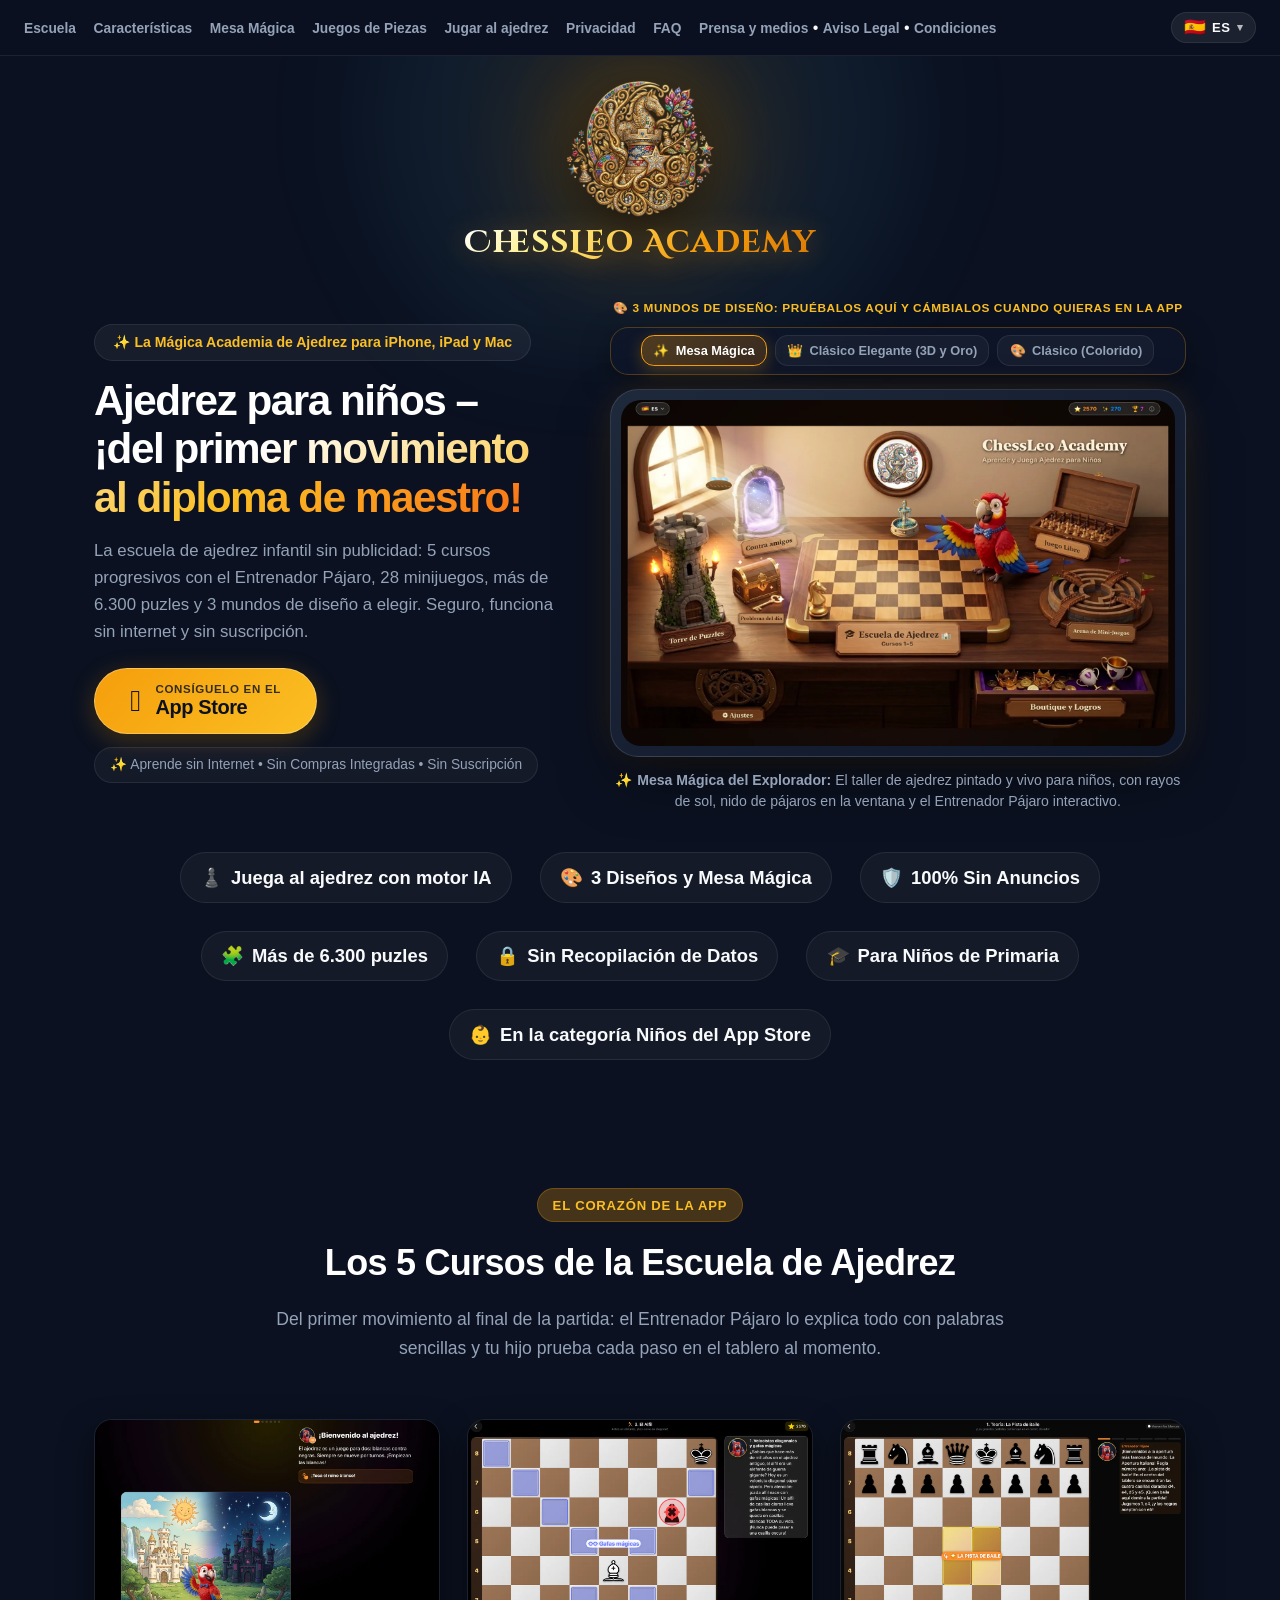
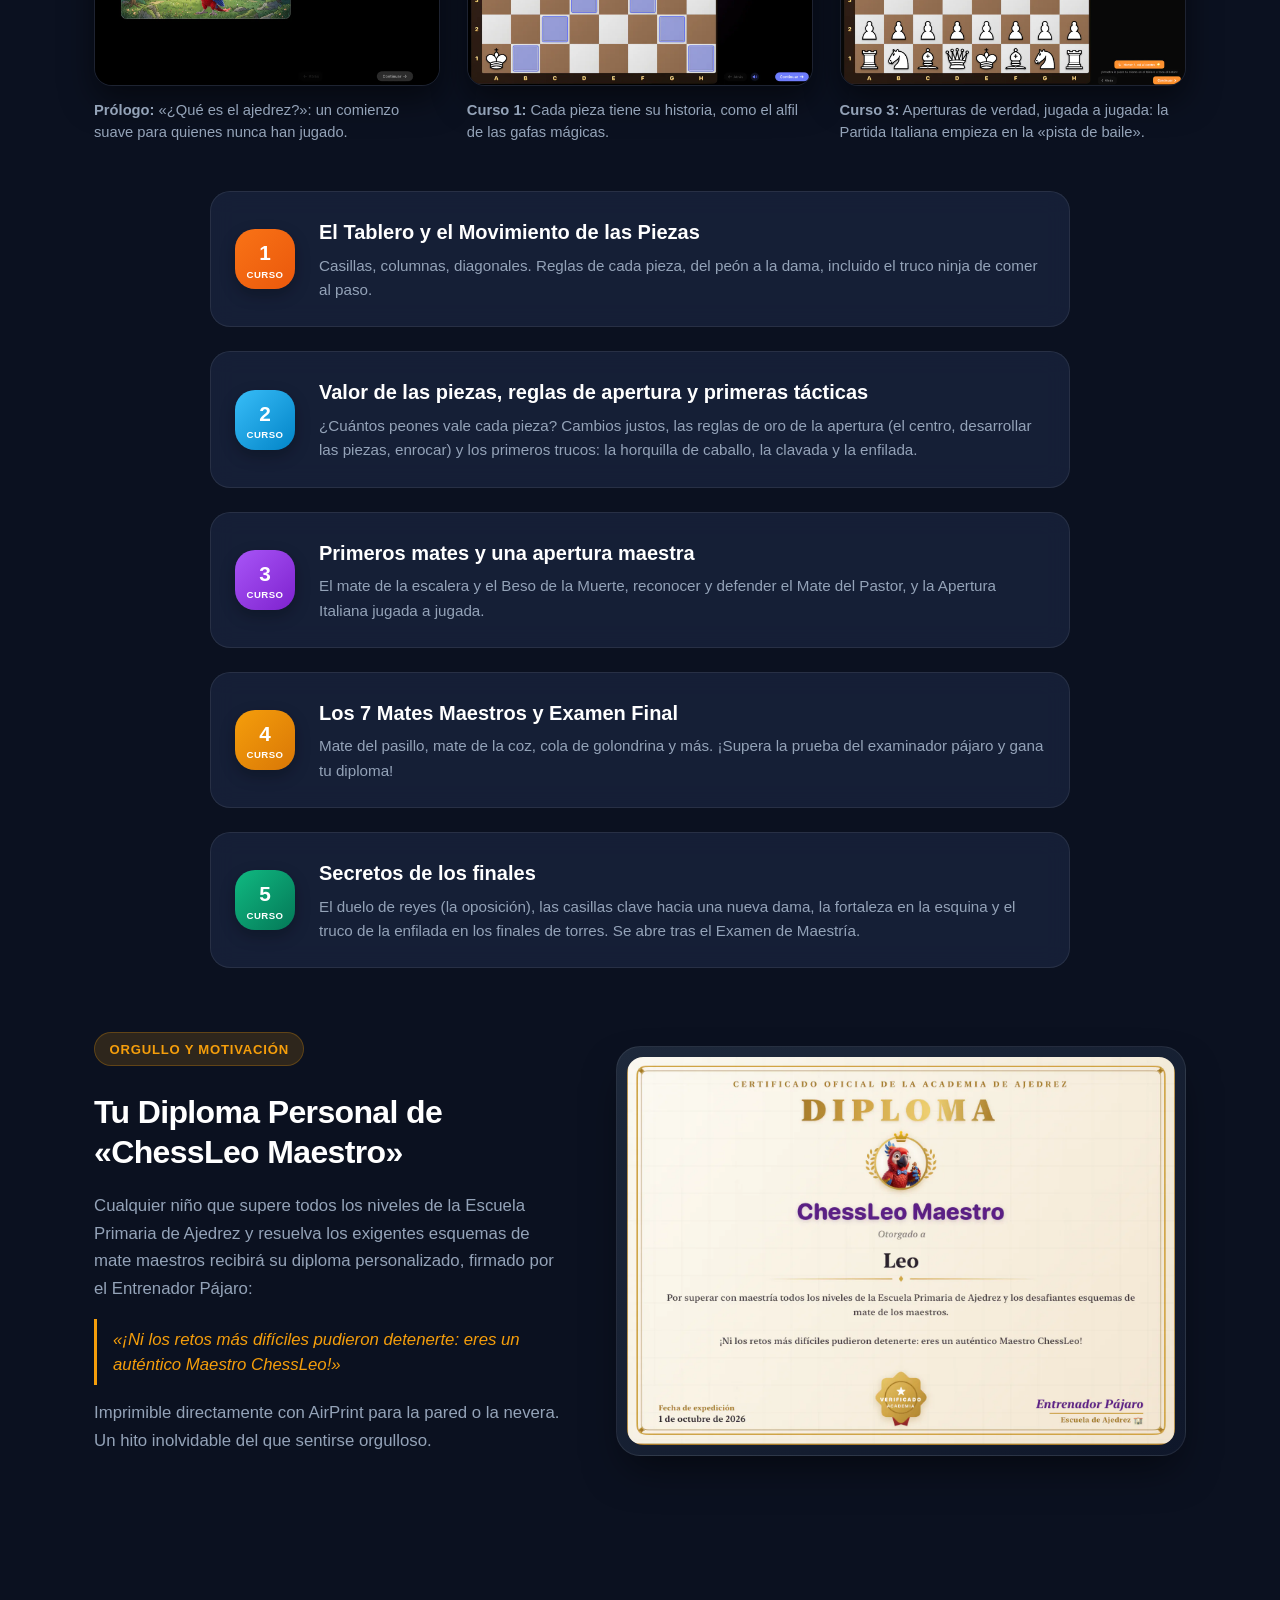
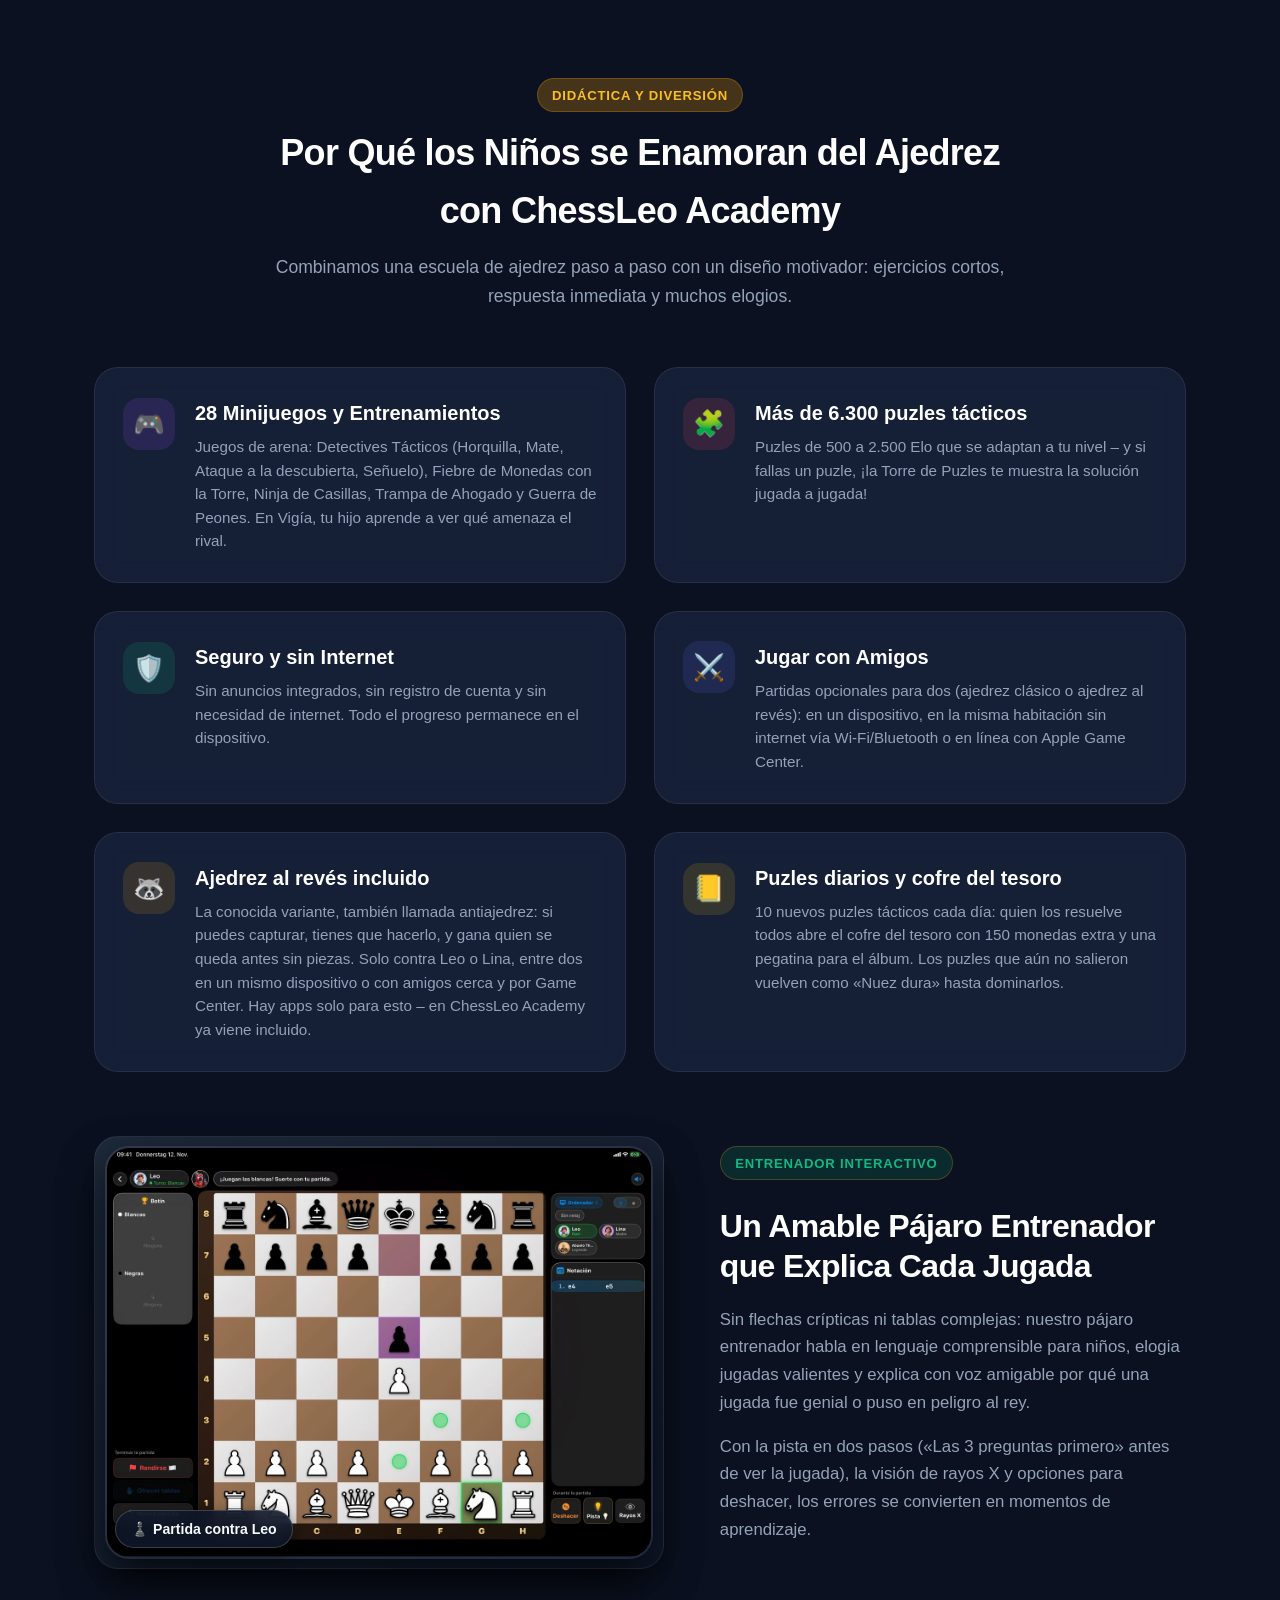
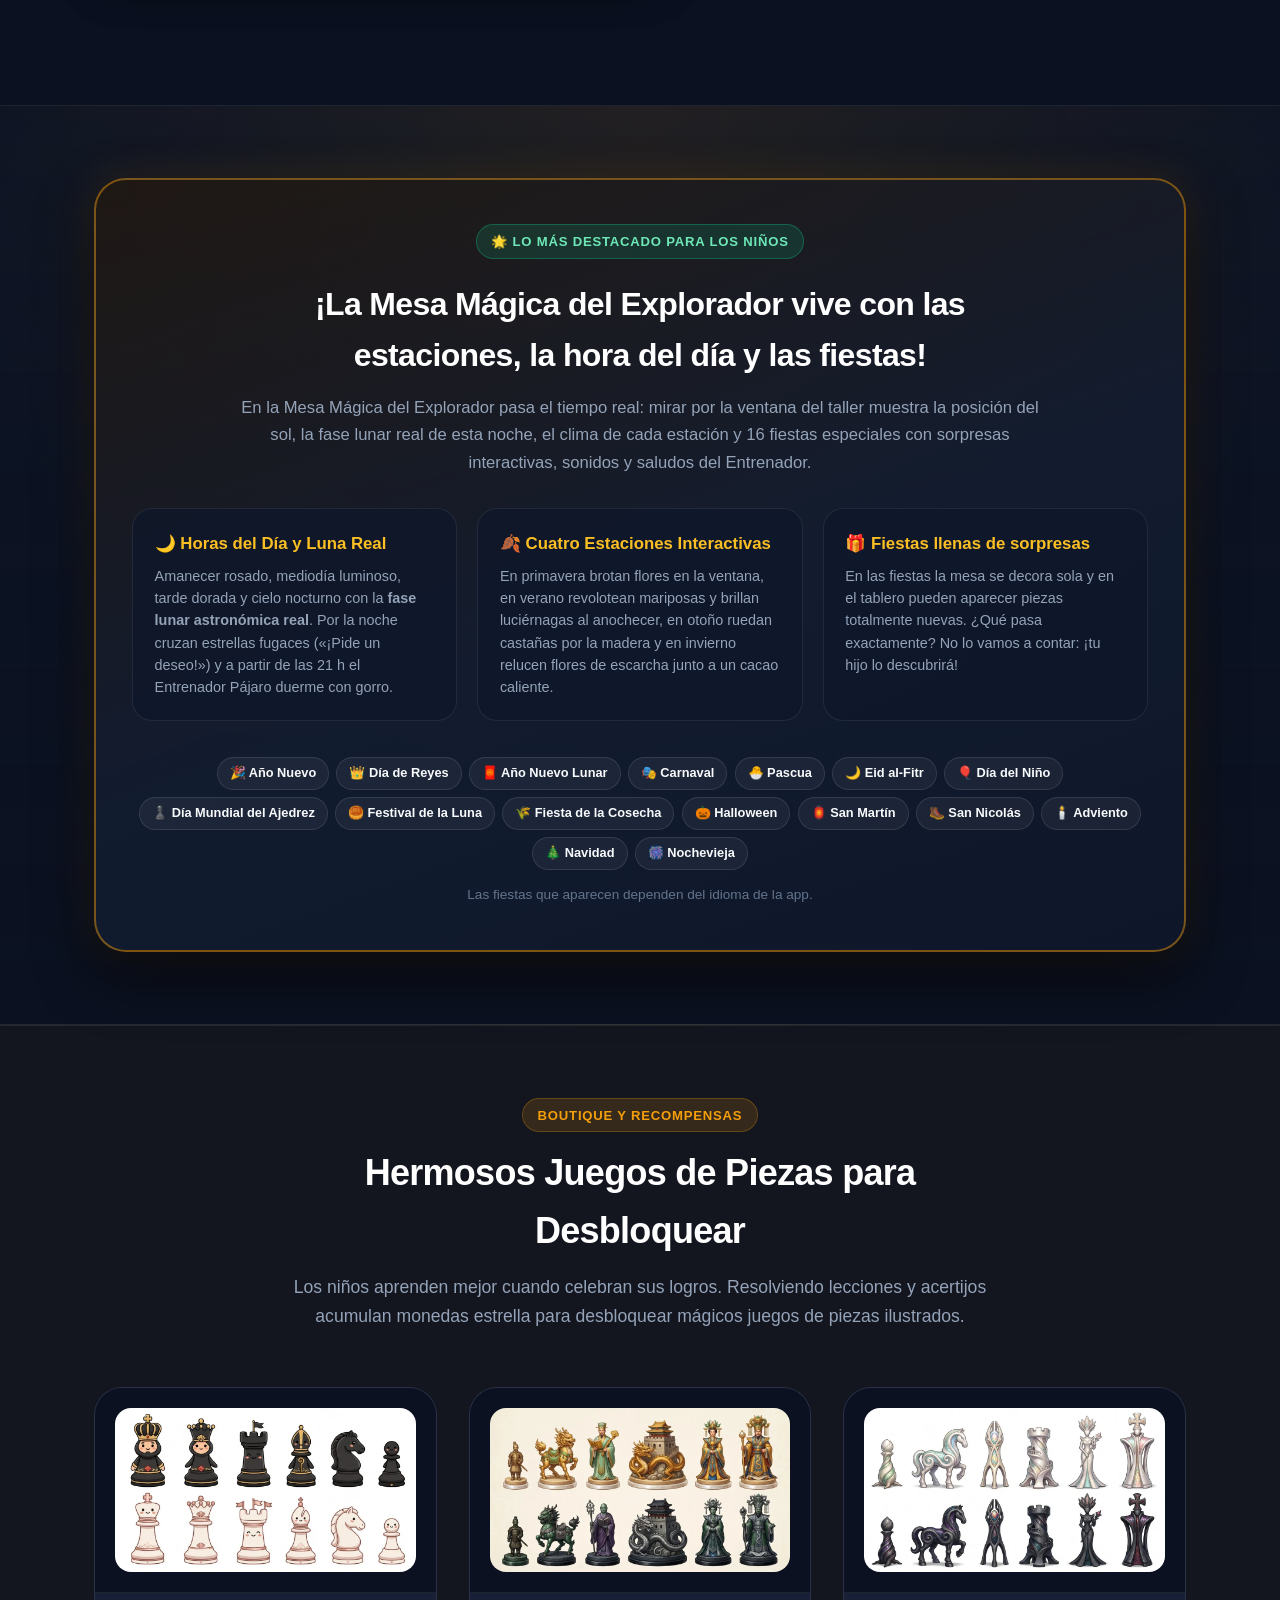
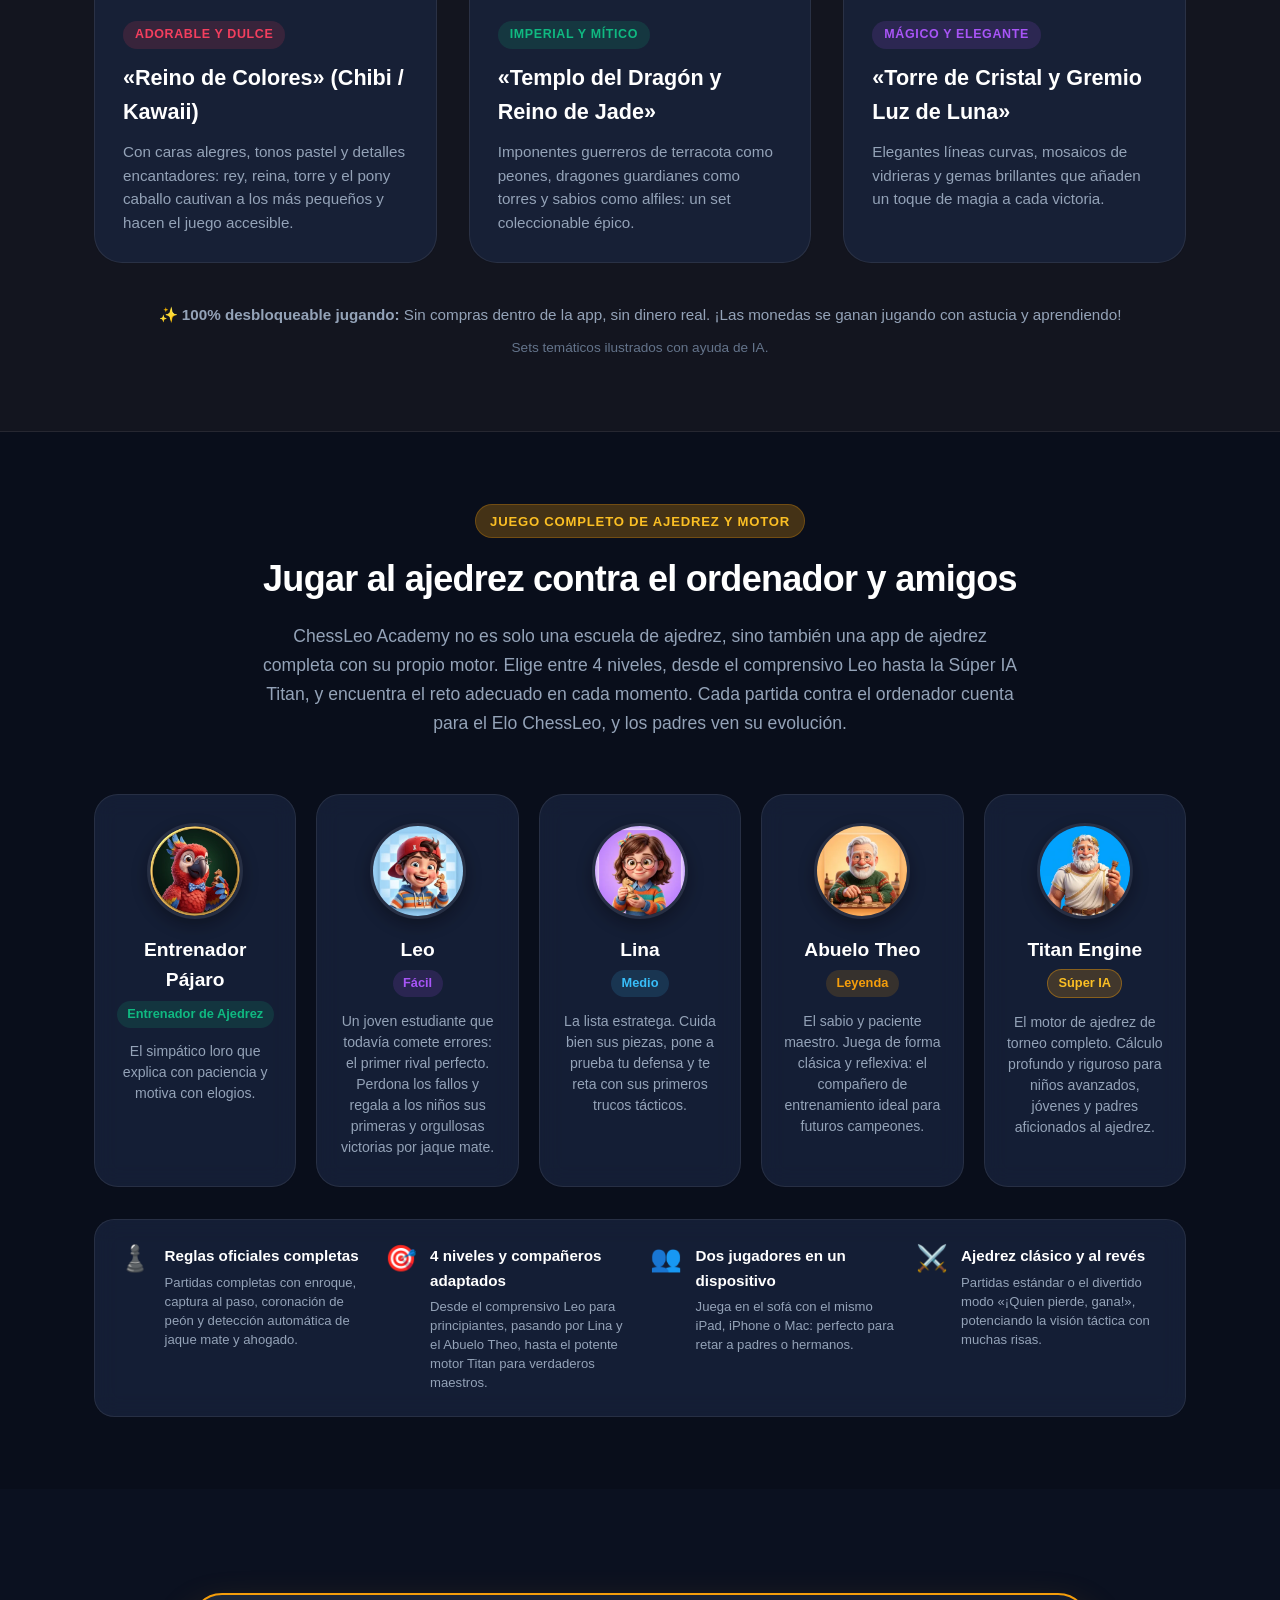
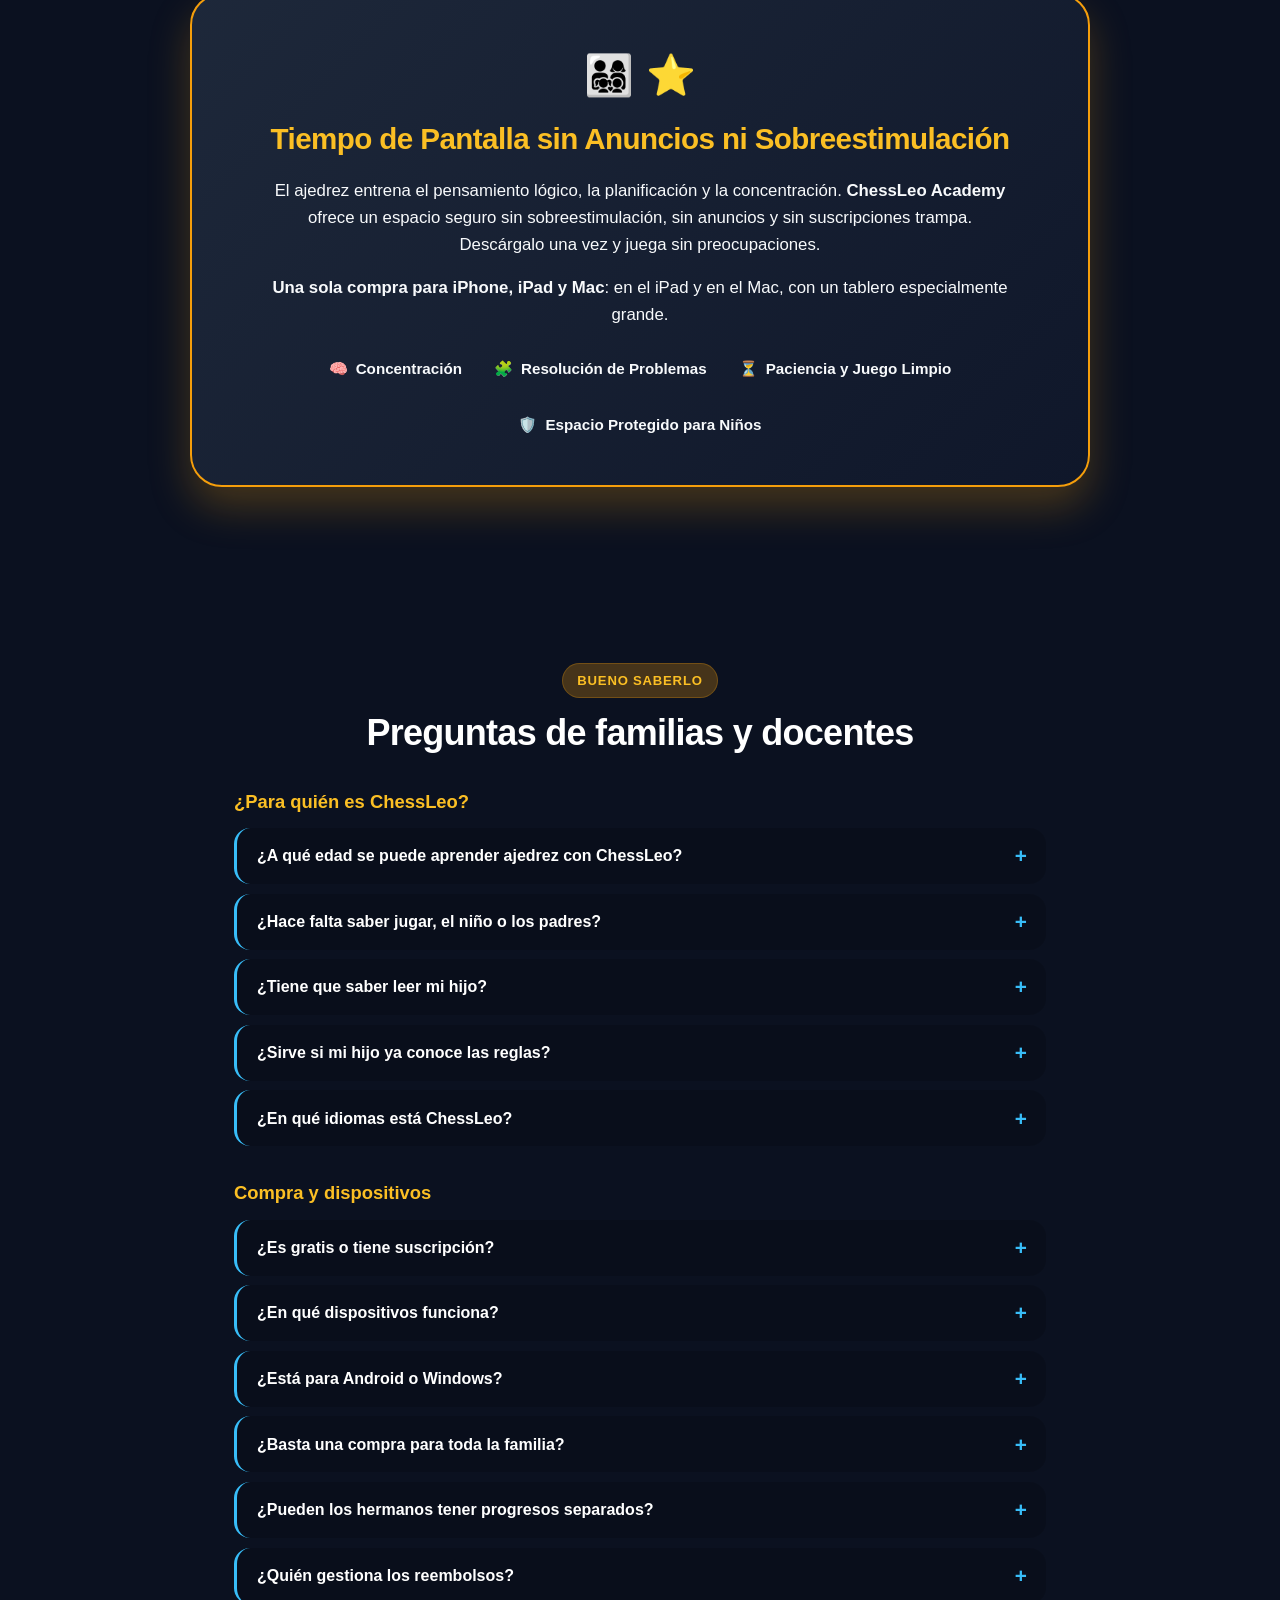
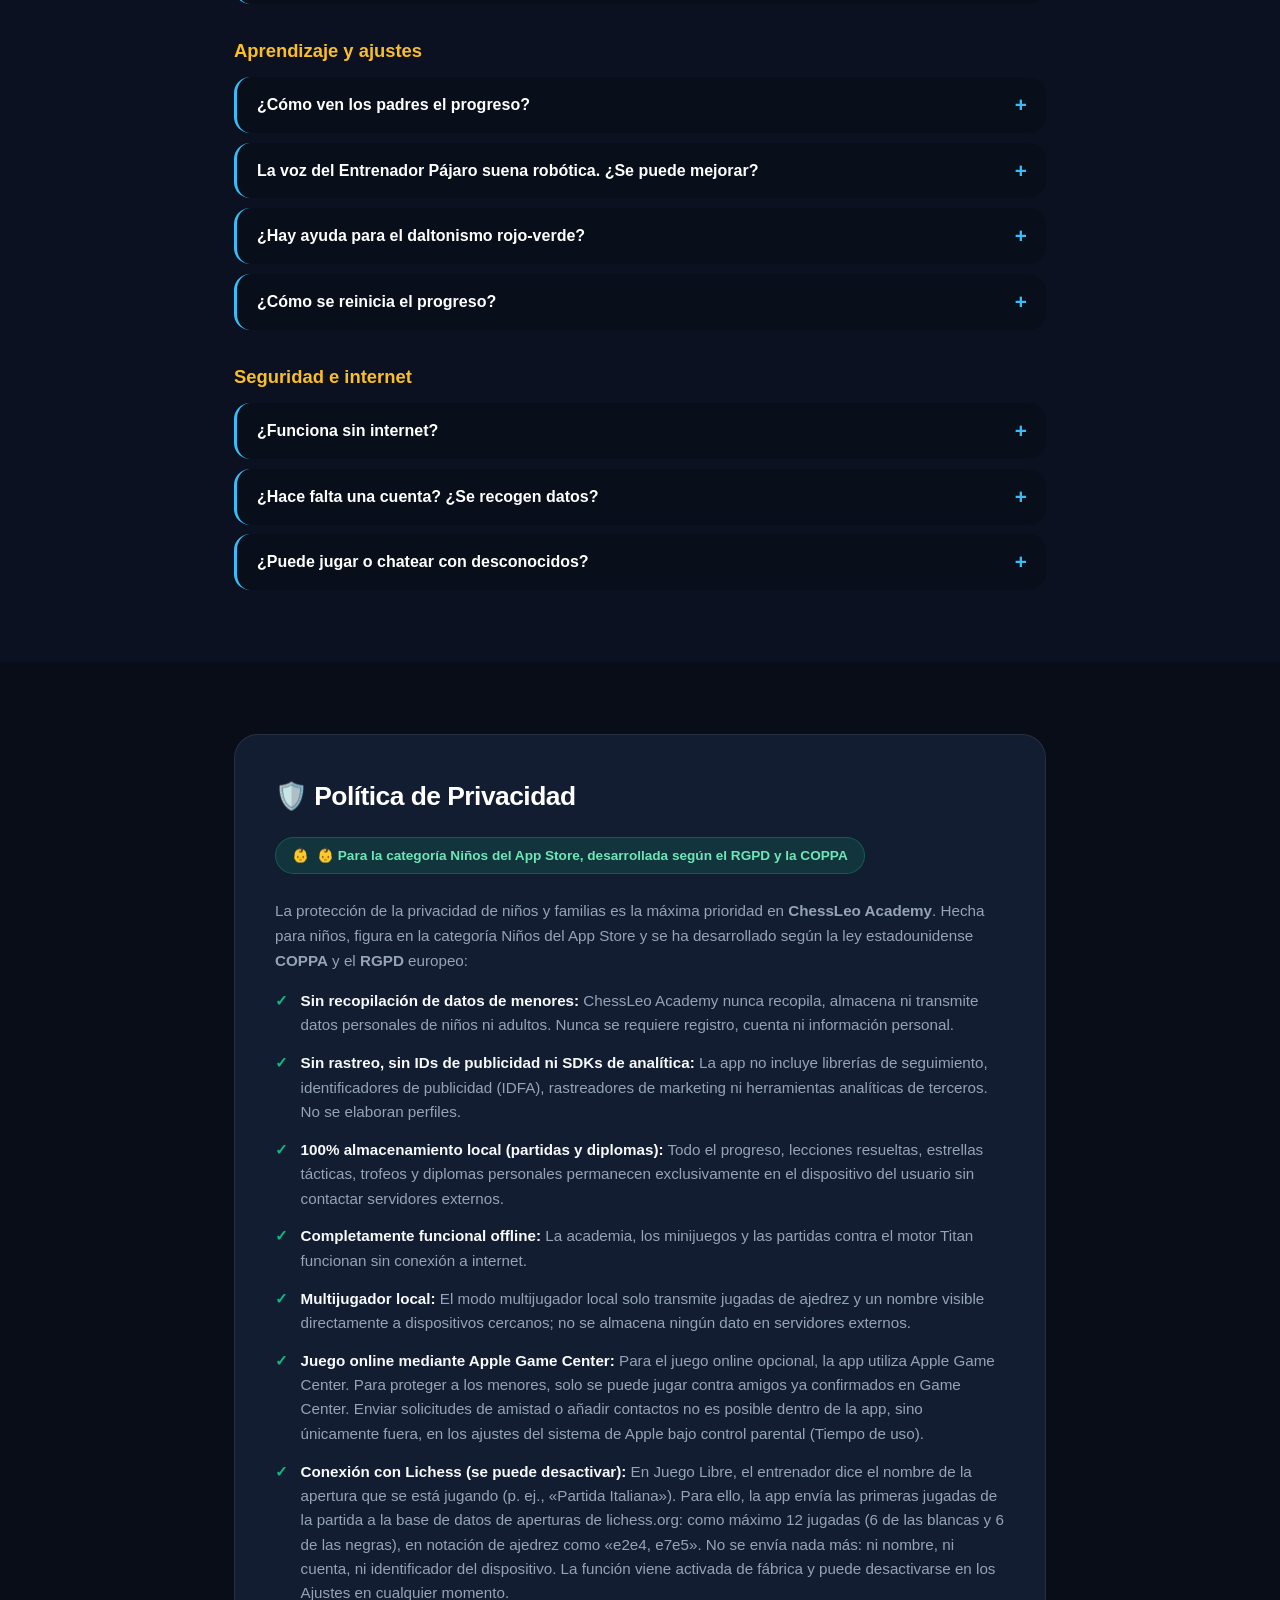
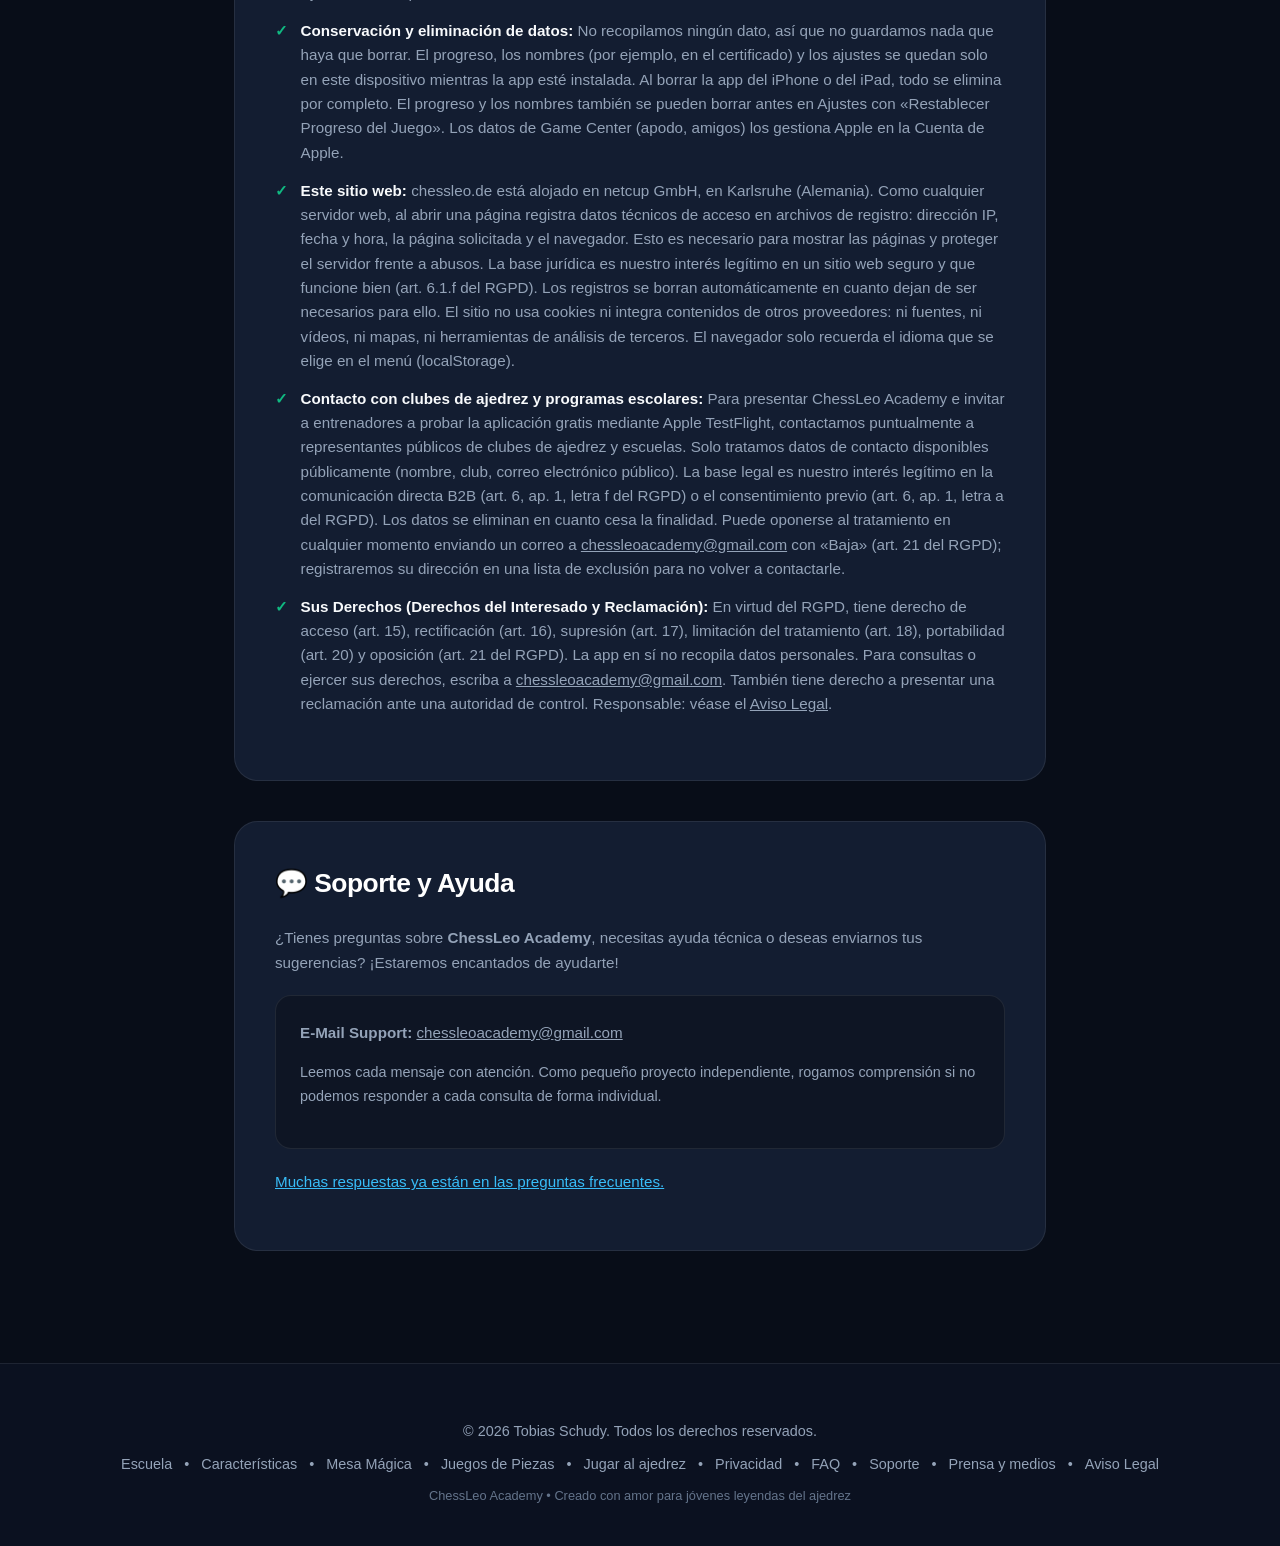
<file: es/index.html>
<!DOCTYPE html>
<!-- Generated from /index.html by tools/build_languages.py. Edit index.html, not this file. -->
<html lang="es" data-page-lang="es" translate="no" class="notranslate">
<head>
  <meta charset="UTF-8">
  <!-- One address for the site: www.chessleo.de goes to chessleo.de -->
  <script>
    if (location.hostname === 'www.chessleo.de') {
      location.replace('https://chessleo.de' + location.pathname + location.search + location.hash);
    }
  </script>
  <meta name="viewport" content="width=device-width, initial-scale=1.0">
  <title>Ajedrez para niños – ChessLeo, la app sin anuncios</title>
  <meta name="robots" content="index, follow">
  <meta name="google" content="notranslate">
  <meta name="description" content="Ajedrez para primaria: 5 cursos que lee en voz alta el Entrenador Pájaro, 28 minijuegos y más de 6.300 puzles. Sin anuncios ni suscripción. iPhone, iPad y Mac.">

  <!-- Apple Smart App Banner (Safari auf iOS/iPadOS) -->
  <meta name="apple-itunes-app" content="app-id=6814943166, affiliate-data=ct=chessleo&amp;pt=129481811">

  <!-- Open Graph / Facebook / WhatsApp / iMessage -->
  <meta property="og:type" content="website">
  <meta property="og:site_name" content="ChessLeo Academy">
  <link rel="canonical" href="https://chessleo.de/es/">
  <!-- SEO-LANG:BEGIN (generated by tools/build_languages.py, do not edit by hand) -->
  <link rel="alternate" hreflang="de" href="https://chessleo.de/">
  <link rel="alternate" hreflang="en" href="https://chessleo.de/en/">
  <link rel="alternate" hreflang="es" href="https://chessleo.de/es/">
  <link rel="alternate" hreflang="fr" href="https://chessleo.de/fr/">
  <link rel="alternate" hreflang="tr" href="https://chessleo.de/tr/">
  <link rel="alternate" hreflang="zh-Hans" href="https://chessleo.de/zh/">
  <link rel="alternate" hreflang="zh-Hant" href="https://chessleo.de/zh-hant/">
  <link rel="alternate" hreflang="x-default" href="https://chessleo.de/en/">
  <meta property="og:locale" content="es_ES">
  <meta property="og:locale:alternate" content="de_DE">
  <meta property="og:locale:alternate" content="en_US">
  <meta property="og:locale:alternate" content="fr_FR">
  <meta property="og:locale:alternate" content="tr_TR">
  <meta property="og:locale:alternate" content="zh_CN">
  <meta property="og:locale:alternate" content="zh_TW">
  <script type="application/ld+json">
  {
    "@context": "https://schema.org",
    "@type": "SoftwareApplication",
    "name": "ChessLeo Academy",
    "url": "https://chessleo.de/es/",
    "inLanguage": "es",
    "description": "Ajedrez para primaria: 5 cursos que lee en voz alta el Entrenador Pájaro, 28 minijuegos y más de 6.300 puzles. Sin anuncios ni suscripción. iPhone, iPad y Mac.",
    "applicationCategory": "EducationalApplication",
    "operatingSystem": "iOS, iPadOS, macOS",
    "image": "https://chessleo.de/assets/logo-artistic-square.jpg",
    "logo": "https://chessleo.de/assets/logo-artistic-square.jpg",
    "installUrl": "https://apps.apple.com/es/app/id6814943166",
    "author": {
      "@type": "Person",
      "name": "Tobias Schudy"
    },
    "publisher": {
      "@type": "Organization",
      "name": "ChessLeo Academy",
      "url": "https://chessleo.de/",
      "logo": {
        "@type": "ImageObject",
        "url": "https://chessleo.de/assets/logo-artistic-square.jpg",
        "width": 1024,
        "height": 1024
      }
    },
    "offers": [
      {
        "@type": "Offer",
        "price": "4.99",
        "priceCurrency": "EUR"
      },
      {
        "@type": "Offer",
        "price": "3.99",
        "priceCurrency": "USD"
      }
    ]
  }
  </script>
  <!-- SEO-LANG:END -->
  <meta property="og:url" content="https://chessleo.de/es/">
  <meta property="og:title" content="Ajedrez para niños – ChessLeo, la app sin anuncios">
  <meta property="og:description" content="Ajedrez para primaria: 5 cursos que lee en voz alta el Entrenador Pájaro, 28 minijuegos y más de 6.300 puzles. Sin anuncios ni suscripción. iPhone, iPad y Mac.">
  <meta property="og:image" content="https://chessleo.de/assets/og-logo.jpg?v=20261101">
  <meta property="og:image:type" content="image/jpeg">
  <meta property="og:image:width" content="1200">
  <meta property="og:image:height" content="630">
  <meta property="og:image:alt" content="ChessLeo Academy Logo">

  <!-- Twitter Card -->
  <meta name="twitter:card" content="summary_large_image">
  <meta name="twitter:title" content="Ajedrez para niños – ChessLeo, la app sin anuncios">
  <meta name="twitter:description" content="Ajedrez para primaria: 5 cursos que lee en voz alta el Entrenador Pájaro, 28 minijuegos y más de 6.300 puzles. Sin anuncios ni suscripción. iPhone, iPad y Mac.">
  <meta name="twitter:image" content="https://chessleo.de/assets/og-logo.jpg?v=20261101">

  <!-- Favicon / Apple Touch Icon -->
  <link rel="icon" href="/favicon.ico" sizes="48x48">
  <link rel="icon" type="image/jpeg" href="/assets/logo-modern.jpg?v=1.6.0" sizes="512x512">
  <link rel="apple-touch-icon" href="/assets/logo-modern.jpg?v=1.6.0" sizes="512x512">

  <!-- Fonts, served from this site (no Google Fonts) -->
  <link href="/assets/fonts/fonts.css?v=20261107" rel="stylesheet">

  <style>
    :root {
      --bg: #0b1120;
      --bg-surface: #131d31;
      --card-bg: rgba(26, 38, 64, 0.7);
      --card-border: rgba(255, 255, 255, 0.08);
      --card-border-hover: rgba(245, 158, 11, 0.4);
      --text: #f8fafc;
      --text-muted: #94a3b8;
      --text-subtle: #64748b;
      --gold: #f59e0b;
      --gold-light: #fbbf24;
      --gold-glow: rgba(245, 158, 11, 0.25);
      --emerald: #10b981;
      --emerald-bg: rgba(16, 185, 129, 0.15);
      --accent: #38bdf8;
      --purple: #a855f7;
      --rose: #f43f5e;
      --nav-bg: rgba(11, 17, 32, 0.85);
    }

    * {
      box-sizing: border-box;
      margin: 0;
      padding: 0;
    }

    html {
      scroll-behavior: smooth;
    }

    body {
      font-family: -apple-system, BlinkMacSystemFont, "SF Pro Display", "SF Pro Text", "Segoe UI", Roboto, Helvetica, Arial, sans-serif;
      background-color: var(--bg);
      color: var(--text);
      line-height: 1.6;
      -webkit-font-smoothing: antialiased;
      overflow-x: hidden;
    }

    /* --- CONTAINER & UTILS --- */
    .container {
      max-width: 1140px;
      margin: 0 auto;
      padding: 0 1.5rem;
    }

    .section-header {
      text-align: center;
      max-width: 760px;
      margin: 0 auto 3.5rem;
    }

    .section-tag {
      display: inline-block;
      padding: 0.35rem 0.9rem;
      border-radius: 9999px;
      background: var(--gold-glow);
      color: var(--gold-light);
      font-size: 0.82rem;
      font-weight: 700;
      text-transform: uppercase;
      letter-spacing: 0.06em;
      margin-bottom: 0.75rem;
      border: 1px solid rgba(245, 158, 11, 0.25);
    }

    .section-title {
      font-size: 2.25rem;
      font-weight: 800;
      letter-spacing: -0.02em;
      margin-bottom: 0.85rem;
      color: #ffffff;
    }

    .section-desc {
      font-size: 1.1rem;
      color: var(--text-muted);
      line-height: 1.65;
    }

    /* --- STICKY NAV --- */
    .sticky-nav {
      position: sticky;
      top: 0;
      z-index: 100;
      background: var(--nav-bg);
      backdrop-filter: blur(16px);
      -webkit-backdrop-filter: blur(16px);
      border-bottom: 1px solid var(--card-border);
      transition: all 0.3s ease;
    }

    .nav-container {
      max-width: 1280px;
      margin: 0 auto;
      padding: 0.75rem 1.5rem;
      display: flex;
      align-items: center;
      justify-content: space-between;
      gap: 1rem;
    }

    .nav-links {
      display: flex;
      align-items: center;
      gap: 1.1rem;
      list-style: none;
      white-space: nowrap;
    }

    .nav-links a {
      text-decoration: none;
      color: var(--text-muted);
      font-size: 0.86rem;
      font-weight: 600;
      transition: color 0.2s ease;
      white-space: nowrap;
    }

    .nav-links a:hover {
      color: var(--gold);
    }

    .nav-actions {
      display: flex;
      align-items: center;
      gap: 0.75rem;
      flex-shrink: 0;
      margin-left: auto;
    }

    /* --- LANGUAGE DROPDOWN --- */
    .lang-dropdown {
      position: relative;
      display: inline-block;
    }

    .lang-dropdown-btn {
      display: inline-flex;
      align-items: center;
      gap: 0.4rem;
      background: rgba(255, 255, 255, 0.07);
      border: 1px solid var(--card-border);
      color: var(--text);
      padding: 0.35rem 0.75rem;
      border-radius: 9999px;
      font-size: 0.85rem;
      font-weight: 700;
      cursor: pointer;
      transition: all 0.2s ease;
      font-family: inherit;
    }

    .lang-dropdown-btn:hover,
    .lang-dropdown.open .lang-dropdown-btn {
      background: rgba(245, 158, 11, 0.15);
      border-color: rgba(245, 158, 11, 0.4);
      color: var(--gold-light);
      box-shadow: 0 2px 10px var(--gold-glow);
    }

    .lang-current-flag {
      font-size: 1.1rem;
      line-height: 1;
    }

    .lang-current-code {
      font-size: 0.82rem;
      letter-spacing: 0.04em;
    }

    .dropdown-chevron {
      font-size: 0.68rem;
      opacity: 0.7;
      transition: transform 0.2s ease;
    }

    .lang-dropdown.open .dropdown-chevron {
      transform: rotate(180deg);
    }

    .lang-dropdown-menu {
      position: absolute;
      top: calc(100% + 0.5rem);
      right: 0;
      min-width: 155px;
      background: rgba(19, 29, 49, 0.96);
      backdrop-filter: blur(20px);
      -webkit-backdrop-filter: blur(20px);
      border: 1px solid rgba(255, 255, 255, 0.12);
      border-radius: 1rem;
      padding: 0.4rem;
      box-shadow: 0 16px 36px rgba(0, 0, 0, 0.6), 0 0 20px rgba(245, 158, 11, 0.1);
      display: none;
      flex-direction: column;
      gap: 0.2rem;
      z-index: 250;
    }

    .lang-dropdown.open .lang-dropdown-menu {
      display: flex;
      animation: dropdownFadeIn 0.18s cubic-bezier(0.16, 1, 0.3, 1);
    }

    @keyframes dropdownFadeIn {
      from { opacity: 0; transform: translateY(-6px) scale(0.96); }
      to { opacity: 1; transform: translateY(0) scale(1); }
    }

    .lang-dropdown-item {
      display: flex;
      align-items: center;
      gap: 0.65rem;
      padding: 0.5rem 0.75rem;
      background: transparent;
      border: none;
      border-radius: 0.65rem;
      color: var(--text-muted);
      font-size: 0.88rem;
      font-weight: 500;
      cursor: pointer;
      width: 100%;
      text-align: left;
      text-decoration: none;
      transition: all 0.15s ease;
      font-family: inherit;
    }

    .lang-dropdown-item:hover {
      background: rgba(255, 255, 255, 0.08);
      color: #ffffff;
      transform: translateX(2px);
    }

    .lang-dropdown-item.active {
      background: rgba(245, 158, 11, 0.2);
      color: var(--gold-light);
      font-weight: 700;
      border: 1px solid rgba(245, 158, 11, 0.3);
    }

    .lang-flag {
      font-size: 1.15rem;
      line-height: 1;
    }

    .lang-name {
      flex: 1;
    }

    /* --- HERO DOWNLOAD CTA --- */
    .hero-cta-wrap {
      display: flex;
      flex-direction: column;
      align-items: flex-start;
      gap: 0.85rem;
      position: relative;
      z-index: 2;
    }

    .btn-hero-appstore {
      display: inline-flex;
      align-items: center;
      gap: 0.9rem;
      background: linear-gradient(135deg, var(--gold), var(--gold-light));
      color: #0b1120;
      padding: 0.85rem 2.2rem;
      border-radius: 9999px;
      text-decoration: none;
      box-shadow: 0 6px 25px var(--gold-glow), 0 2px 10px rgba(0, 0, 0, 0.4);
      transition: all 0.25s cubic-bezier(0.16, 1, 0.3, 1);
      border: 1px solid rgba(255, 255, 255, 0.3);
    }

    .btn-hero-appstore:hover {
      transform: translateY(-3px) scale(1.02);
      box-shadow: 0 10px 32px rgba(245, 158, 11, 0.5), 0 4px 14px rgba(0, 0, 0, 0.5);
      color: #000000;
    }

    .btn-hero-apple {
      font-size: 1.85rem;
      line-height: 1;
      display: flex;
      align-items: center;
    }

    .btn-hero-text {
      display: flex;
      flex-direction: column;
      align-items: flex-start;
      text-align: left;
      line-height: 1.15;
    }

    .btn-hero-sub {
      font-size: 0.72rem;
      font-weight: 700;
      text-transform: uppercase;
      letter-spacing: 0.06em;
      opacity: 0.82;
    }

    .btn-hero-main {
      font-size: 1.25rem;
      font-weight: 900;
      letter-spacing: -0.02em;
    }

    .hero-cta-hint {
      font-size: 0.86rem;
      color: var(--text-muted);
      display: inline-flex;
      align-items: center;
      gap: 0.5rem;
      background: rgba(255, 255, 255, 0.04);
      border: 1px solid var(--card-border);
      padding: 0.35rem 0.95rem;
      border-radius: 9999px;
    }

    /* --- BLACK WEEK 2026: card above the App Store button, shown only by the script next to it.
       Remove card, script, these styles and the promo_* i18n keys after 1 December 2026. --- */
    .promo-card {
      display: flex;
      flex-direction: column;
      width: 100%;
      max-width: 480px;
      border-radius: 1rem;
      overflow: hidden;
      background: linear-gradient(100deg, rgba(245, 158, 11, 0.18), rgba(251, 191, 36, 0.06) 55%, rgba(245, 158, 11, 0.16));
      border: 1px solid rgba(251, 191, 36, 0.45);
      box-shadow: 0 6px 22px rgba(245, 158, 11, 0.12);
      color: var(--text);
      text-decoration: none;
      text-align: left;
      transition: transform 0.2s ease, border-color 0.2s ease, box-shadow 0.2s ease;
    }

    .promo-card[hidden] {
      display: none;
    }

    .promo-card:hover {
      transform: translateY(-2px);
      border-color: var(--gold-light);
      box-shadow: 0 10px 28px rgba(245, 158, 11, 0.22);
    }

    .promo-pic {
      display: block;
      width: 100%;
      height: auto;
      border-bottom: 1px solid rgba(251, 191, 36, 0.35);
    }

    .promo-row {
      display: flex;
      align-items: center;
      gap: 0.85rem;
      padding: 0.65rem 1rem;
    }

    .promo-body {
      display: flex;
      flex-direction: column;
      gap: 0.15rem;
      min-width: 0;
    }

    .promo-title {
      font-size: 1.02rem;
      font-weight: 800;
      line-height: 1.25;
    }

    .promo-title b {
      color: var(--gold-light);
    }

    .promo-title s {
      color: var(--text-muted);
      font-weight: 600;
    }

    .promo-sub {
      font-size: 0.8rem;
      color: var(--text-muted);
      line-height: 1.35;
    }

    .promo-go {
      flex: none;
      margin-left: auto;
      color: var(--gold-light);
      font-size: 1.25rem;
      font-weight: 800;
    }

    /* --- MENU BUTTON (narrow windows only, see RESPONSIVE) --- */
    .nav-menu-btn {
      display: none;
      align-items: center;
      gap: 0.55rem;
      background: rgba(255, 255, 255, 0.07);
      border: 1px solid var(--card-border);
      color: var(--text);
      padding: 0.35rem 0.85rem 0.35rem 0.75rem;
      border-radius: 9999px;
      font-size: 0.85rem;
      font-weight: 700;
      font-family: inherit;
      cursor: pointer;
      white-space: nowrap;
      flex-shrink: 0;
      transition: all 0.2s ease;
    }

    .nav-menu-btn:hover,
    .sticky-nav.menu-open .nav-menu-btn {
      background: rgba(245, 158, 11, 0.15);
      border-color: rgba(245, 158, 11, 0.4);
      color: var(--gold-light);
      box-shadow: 0 2px 10px var(--gold-glow);
    }

    .nav-menu-icon {
      position: relative;
      width: 16px;
      height: 12px;
      flex-shrink: 0;
    }

    .nav-menu-icon span {
      position: absolute;
      left: 0;
      width: 100%;
      height: 2px;
      border-radius: 2px;
      background: currentColor;
      transition: transform 0.2s ease, opacity 0.2s ease;
    }

    .nav-menu-icon span:nth-child(1) { top: 0; }
    .nav-menu-icon span:nth-child(2) { top: 5px; }
    .nav-menu-icon span:nth-child(3) { top: 10px; }

    .sticky-nav.menu-open .nav-menu-icon span:nth-child(1) { transform: translateY(5px) rotate(45deg); }
    .sticky-nav.menu-open .nav-menu-icon span:nth-child(2) { opacity: 0; }
    .sticky-nav.menu-open .nav-menu-icon span:nth-child(3) { transform: translateY(-5px) rotate(-45deg); }

    /* --- HERO SECTION --- */
    .hero {
      position: relative;
      padding: 1.5rem 0 2rem;
      text-align: center;
      overflow: hidden;
    }

    /* Text links, App-Bild rechts: So steht das Bild schon auf dem ersten Bildschirm. */
    .hero-layout {
      display: grid;
      grid-template-columns: minmax(0, 0.9fr) minmax(0, 1.1fr);
      gap: 2.75rem;
      align-items: center;
      text-align: left;
      margin-bottom: 2.5rem;
    }

    .hero::before {
      content: "";
      position: absolute;
      top: -15%;
      left: 50%;
      transform: translateX(-50%);
      width: 750px;
      height: 450px;
      background: radial-gradient(circle, rgba(245, 158, 11, 0.12) 0%, rgba(56, 189, 248, 0.08) 50%, transparent 70%);
      filter: blur(50px);
      z-index: -1;
      pointer-events: none;
    }

    .hero-badge {
      display: inline-flex;
      align-items: center;
      gap: 0.5rem;
      background: rgba(255, 255, 255, 0.05);
      border: 1px solid var(--card-border);
      padding: 0.4rem 1.1rem;
      border-radius: 9999px;
      font-size: 0.88rem;
      font-weight: 600;
      color: var(--gold-light);
      margin-bottom: 1rem;
    }

    .hero-logo-box {
      display: flex;
      flex-direction: column;
      align-items: center;
      gap: 0.45rem;
      margin-bottom: 2rem;
      position: relative;
    }

    .hero-logo-img {
      width: 148px;
      height: auto;
      filter: drop-shadow(0 14px 28px rgba(0, 0, 0, 0.75)) drop-shadow(0 0 50px rgba(245, 158, 11, 0.4));
      transition: transform 0.4s cubic-bezier(0.16, 1, 0.3, 1), filter 0.4s ease;
    }

    .hero-logo-img:hover {
      transform: translateY(-4px) scale(1.03);
      filter: drop-shadow(0 22px 38px rgba(0, 0, 0, 0.85)) drop-shadow(0 0 70px rgba(245, 158, 11, 0.6));
    }

    .hero-logo-title {
      font-family: 'Cinzel Decorative', 'Cinzel', -apple-system, BlinkMacSystemFont, "SF Pro Rounded", "Segoe UI", serif;
      font-size: clamp(1.45rem, 2.5vw, 1.95rem);
      font-weight: 700;
      letter-spacing: 0.035em;
      background: linear-gradient(135deg, #ffffff 0%, #fef08a 25%, #f59e0b 65%, #d97706 100%);
      -webkit-background-clip: text;
      -webkit-text-fill-color: transparent;
      filter: drop-shadow(0 3px 14px rgba(245, 158, 11, 0.45));
      line-height: 1.2;
      white-space: nowrap;
    }

    .hero-bird {
      font-size: 3rem;
      display: inline-block;
      margin-bottom: 0.5rem;
      animation: floatBird 3.5s ease-in-out infinite;
    }

    @keyframes floatBird {
      0%, 100% { transform: translateY(0px) rotate(0deg); }
      50% { transform: translateY(-7px) rotate(3deg); }
    }

    .hero-title {
      font-size: clamp(2.1rem, 3.3vw, 2.7rem);
      font-weight: 900;
      letter-spacing: -0.035em;
      line-height: 1.15;
      margin-bottom: 1rem;
      color: #ffffff;
    }

    .hero-title .gradient-text {
      background: linear-gradient(135deg, #ffffff 20%, var(--gold-light) 65%, #f97316 100%);
      -webkit-background-clip: text;
      -webkit-text-fill-color: transparent;
    }

    .hero-subline {
      font-size: 1.05rem;
      color: var(--text-muted);
      margin: 0 0 1.4rem;
      line-height: 1.6;
    }

    /* --- MOCKUP DISPLAY --- */
    .mockup-wrapper {
      position: relative;
      margin-top: 0.9rem;
    }

    .mockup-frame {
      background: linear-gradient(145deg, #1e293b, #0f172a);
      border-radius: 1.75rem;
      padding: 0.65rem;
      box-shadow: 0 25px 60px -12px rgba(0, 0, 0, 0.6), 0 0 40px -10px var(--gold-glow);
      border: 1px solid rgba(255, 255, 255, 0.12);
    }

    .mockup-frame img {
      width: 100%;
      height: auto;
      border-radius: 1.25rem;
      display: block;
    }

    /* --- TRUST BADGES BAR --- */
    .trust-bar {
      display: flex;
      flex-wrap: wrap;
      justify-content: center;
      gap: 1.75rem;
      margin-bottom: 1.5rem;
    }

    .trust-badge {
      display: flex;
      align-items: center;
      gap: 0.5rem;
      background: rgba(255, 255, 255, 0.04);
      border: 1px solid var(--card-border);
      padding: 0.6rem 1.2rem;
      border-radius: 9999px;
      font-size: 0.9rem;
      font-weight: 600;
      color: var(--text);
    }

    .trust-badge span {
      font-size: 1.15rem;
    }

    /* --- FEATURE CARDS --- */
    section {
      padding: 4.5rem 0;
      position: relative;
    }

    .feature-grid {
      display: grid;
      grid-template-columns: repeat(auto-fit, minmax(260px, 1fr));
      gap: 1.75rem;
      margin-bottom: 3.5rem;
    }

    .feature-card {
      background: var(--card-bg);
      border: 1px solid var(--card-border);
      border-radius: 1.5rem;
      padding: 1.85rem 1.75rem;
      transition: all 0.3s cubic-bezier(0.16, 1, 0.3, 1);
      backdrop-filter: blur(12px);
      display: flex;
      align-items: flex-start;
      gap: 1.25rem;
    }

    .feature-card:hover {
      transform: translateY(-5px);
      border-color: var(--card-border-hover);
      box-shadow: 0 15px 30px -10px var(--gold-glow);
    }

    .card-icon-wrap {
      width: 52px;
      height: 52px;
      border-radius: 1rem;
      display: flex;
      align-items: center;
      justify-content: center;
      font-size: 1.6rem;
      flex-shrink: 0;
      margin-bottom: 0;
    }

    .feature-card-body {
      flex: 1;
      min-width: 0;
    }

    .feature-card h3 {
      font-size: 1.25rem;
      font-weight: 800;
      margin-top: 0.15rem;
      margin-bottom: 0.55rem;
      color: #ffffff;
      line-height: 1.3;
    }

    .feature-card p {
      color: var(--text-muted);
      font-size: 0.95rem;
      line-height: 1.55;
      margin: 0;
    }

    /* --- SPLIT SHOWCASE SECTIONS --- */
    .showcase-split {
      display: grid;
      grid-template-columns: 1.1fr 0.9fr;
      gap: 3.5rem;
      align-items: center;
      margin: 4rem 0;
    }

    .showcase-img-wrap {
      background: linear-gradient(145deg, #1e293b, #0f172a);
      border-radius: 1.5rem;
      padding: 0.6rem;
      box-shadow: 0 20px 40px -10px rgba(0,0,0,0.5);
      border: 1px solid var(--card-border);
    }

    .showcase-img-wrap img {
      width: 100%;
      height: auto;
      border-radius: 1rem;
      display: block;
    }

    .showcase-content h3 {
      font-size: 2rem;
      font-weight: 800;
      letter-spacing: -0.02em;
      margin: 0.85rem 0 1.25rem;
      color: #ffffff;
      line-height: 1.25;
    }

    .showcase-content p {
      color: var(--text-muted);
      font-size: 1.05rem;
      line-height: 1.65;
      margin-bottom: 1rem;
    }

    /* --- PIECE SETS SHOWCASE --- */
    .pieces-grid {
      display: grid;
      grid-template-columns: repeat(auto-fit, minmax(min(100%, 320px), 1fr));
      gap: 2rem;
    }

    .piece-card {
      background: var(--card-bg);
      border: 1px solid var(--card-border);
      border-radius: 1.75rem;
      overflow: hidden;
      transition: all 0.35s cubic-bezier(0.16, 1, 0.3, 1);
      backdrop-filter: blur(12px);
      display: flex;
      flex-direction: column;
    }

    .piece-card:hover {
      transform: translateY(-6px);
      border-color: var(--card-border-hover);
      box-shadow: 0 20px 40px -10px var(--gold-glow);
    }

    .piece-img-box {
      background: #0b1120;
      padding: 1.25rem;
      border-bottom: 1px solid var(--card-border);
      overflow: hidden;
    }

    .piece-img-box img {
      width: 100%;
      height: auto;
      display: block;
      border-radius: 1rem;
      transition: transform 0.4s ease;
    }

    .piece-card:hover .piece-img-box img {
      transform: scale(1.03);
    }

    .piece-info {
      padding: 1.75rem;
      flex: 1;
      display: flex;
      flex-direction: column;
    }

    .piece-tag {
      display: inline-block;
      align-self: flex-start;
      padding: 0.25rem 0.75rem;
      border-radius: 9999px;
      font-size: 0.78rem;
      font-weight: 700;
      text-transform: uppercase;
      letter-spacing: 0.05em;
      margin-bottom: 0.75rem;
    }

    .piece-info h3 {
      font-size: 1.35rem;
      font-weight: 800;
      margin-bottom: 0.65rem;
      color: #ffffff;
    }

    .piece-info p {
      color: var(--text-muted);
      font-size: 0.95rem;
      line-height: 1.55;
    }

    /* --- CHARACTERS GRID --- */
    .characters-grid {
      display: grid;
      grid-template-columns: repeat(auto-fit, minmax(190px, 1fr));
      gap: 1.25rem;
    }

    @media (min-width: 1024px) {
      .characters-grid {
        grid-template-columns: repeat(5, 1fr);
      }
    }

    .char-card {
      background: var(--card-bg);
      border: 1px solid var(--card-border);
      border-radius: 1.5rem;
      padding: 1.75rem 1.25rem;
      text-align: center;
      transition: all 0.3s ease;
      backdrop-filter: blur(12px);
    }

    .char-card:hover {
      transform: translateY(-4px);
      border-color: var(--card-border-hover);
      box-shadow: 0 15px 30px -10px var(--gold-glow);
    }

    .char-avatar-img {
      width: 96px;
      height: 96px;
      border-radius: 50%;
      object-fit: cover;
      margin: 0 auto 1rem;
      border: 3px solid var(--card-border);
      box-shadow: 0 6px 16px rgba(0,0,0,0.3);
      display: block;
    }

    .char-card:hover .char-avatar-img {
      border-color: var(--gold);
    }

    .char-name {
      font-size: 1.2rem;
      font-weight: 800;
      margin-bottom: 0.25rem;
      color: #ffffff;
    }

    .char-role {
      display: inline-block;
      font-size: 0.8rem;
      font-weight: 700;
      padding: 0.2rem 0.65rem;
      border-radius: 9999px;
      margin-bottom: 0.85rem;
    }

    .char-card p {
      color: var(--text-muted);
      font-size: 0.88rem;
      line-height: 1.5;
    }

    /* --- ENGINE & GAME FEATURES BAR --- */
    .engine-features-bar {
      margin-top: 2rem;
      display: grid;
      grid-template-columns: repeat(auto-fit, minmax(240px, 1fr));
      gap: 1.25rem;
      background: var(--card-bg);
      border: 1px solid var(--card-border);
      border-radius: 1.25rem;
      padding: 1.5rem;
      backdrop-filter: blur(12px);
    }

    .engine-feature-item {
      display: flex;
      align-items: flex-start;
      gap: 0.85rem;
    }

    .engine-feat-icon {
      font-size: 1.6rem;
      line-height: 1;
      flex-shrink: 0;
      margin-top: 0.1rem;
    }

    .engine-feature-item strong {
      display: block;
      color: #fff;
      font-size: 0.95rem;
      margin-bottom: 0.25rem;
    }

    .engine-feature-item p {
      color: var(--text-muted);
      font-size: 0.82rem;
      line-height: 1.45;
      margin: 0;
    }

    /* --- CURRICULUM TIMELINE --- */
    .curriculum-timeline {
      display: flex;
      flex-direction: column;
      gap: 1.5rem;
      max-width: 860px;
      margin: 0 auto;
    }

    .grade-row {
      display: flex;
      gap: 1.5rem;
      background: var(--card-bg);
      border: 1px solid var(--card-border);
      border-radius: 1.25rem;
      padding: 1.5rem;
      align-items: center;
      backdrop-filter: blur(12px);
      transition: all 0.25s ease;
    }

    .grade-row:hover {
      border-color: var(--gold);
      transform: translateX(4px);
    }

    .grade-badge {
      width: 60px;
      height: 60px;
      border-radius: 1.25rem;
      display: flex;
      flex-direction: column;
      align-items: center;
      justify-content: center;
      font-weight: 900;
      font-size: 1.3rem;
      color: #ffffff;
      flex-shrink: 0;
      box-shadow: 0 6px 15px rgba(0,0,0,0.25);
    }

    .grade-badge small {
      font-size: 0.6rem;
      font-weight: 700;
      text-transform: uppercase;
      letter-spacing: 0.05em;
      margin-top: -3px;
    }

    .grade-info h4 {
      font-size: 1.25rem;
      font-weight: 800;
      margin-bottom: 0.35rem;
      color: #ffffff;
    }

    .grade-info p {
      color: var(--text-muted);
      font-size: 0.95rem;
    }

    /* --- PARENT TRUST BANNER --- */
    .parent-trust-box {
      background: linear-gradient(135deg, rgba(30, 41, 59, 0.95), rgba(15, 23, 42, 0.95));
      border: 2px solid var(--gold);
      border-radius: 2rem;
      padding: 3rem 2.5rem;
      box-shadow: 0 20px 40px var(--gold-glow);
      text-align: center;
      max-width: 900px;
      margin: 2rem auto;
      position: relative;
    }

    .parent-trust-box h3 {
      font-size: 1.85rem;
      font-weight: 900;
      margin-bottom: 1rem;
      letter-spacing: -0.02em;
      color: var(--gold-light);
    }

    .parent-trust-box p {
      color: var(--text);
      font-size: 1.05rem;
      max-width: 740px;
      margin: 0 auto 1.75rem;
    }
    /* „Ein Kauf für iPhone, iPad & Mac" direkt unter dem Text der Eltern-Box */
    .parent-trust-box p.parent-devices {
      margin-top: -0.75rem;
    }

    .parent-pillars {
      display: flex;
      justify-content: center;
      gap: 2rem;
      flex-wrap: wrap;
    }

    .pillar {
      display: flex;
      align-items: center;
      gap: 0.5rem;
      font-weight: 700;
      font-size: 0.95rem;
    }

    /* --- LEGAL & STORE MANDATORY SECTIONS --- */
    .legal-container {
      max-width: 860px;
      margin: 0 auto;
    }

    .legal-card {
      background: var(--bg-surface);
      border: 1px solid var(--card-border);
      border-radius: 1.5rem;
      padding: 2.5rem;
      margin-bottom: 2.5rem;
    }

    .legal-card h2 {
      font-size: 1.65rem;
      font-weight: 800;
      margin-bottom: 1.25rem;
      letter-spacing: -0.02em;
      color: #ffffff;
      display: flex;
      align-items: center;
      gap: 0.6rem;
    }

    .legal-card h3 {
      font-size: 1.2rem;
      font-weight: 700;
      margin: 1.75rem 0 0.85rem;
      color: var(--gold-light);
    }

    .legal-card p {
      color: var(--text-muted);
      font-size: 0.95rem;
      margin-bottom: 1rem;
      line-height: 1.65;
    }

    .legal-card ul {
      list-style-type: none;
      margin: 1rem 0 1.5rem;
    }

    .legal-card li {
      position: relative;
      padding-left: 1.6rem;
      margin-bottom: 0.85rem;
      color: var(--text-muted);
      font-size: 0.95rem;
      line-height: 1.6;
    }

    .legal-card li strong {
      color: var(--text);
    }

    .legal-card li::before {
      content: "✓";
      position: absolute;
      left: 0;
      color: var(--emerald);
      font-weight: 800;
    }

    .badge-kids {
      display: inline-flex;
      align-items: center;
      gap: 0.5rem;
      background: var(--emerald-bg);
      border: 1px solid rgba(16, 185, 129, 0.3);
      color: #6ee7b7;
      padding: 0.4rem 1rem;
      border-radius: 9999px;
      font-size: 0.85rem;
      font-weight: 700;
      margin-bottom: 1.5rem;
    }

    .contact-box {
      background: rgba(0, 0, 0, 0.25);
      border: 1px solid var(--card-border);
      border-radius: 1rem;
      padding: 1.5rem;
      margin: 1.25rem 0;
      font-size: 0.95rem;
      overflow-wrap: break-word;
      word-break: normal;
    }

    .email-link {
      display: inline-block;
      max-width: 100%;
      overflow-wrap: anywhere;
      word-break: break-word;
    }

    .faq-container {
      max-width: 860px;
    }

    #faq .section-header {
      margin-bottom: 1rem;
    }

    #faq .section-title {
      line-height: 1.25;
    }

    .faq-group {
      margin: 2rem 0 0.75rem;
      font-size: 1.15rem;
      color: var(--gold-light);
    }

    .faq-item {
      margin-top: 0.6rem;
      background: rgba(0, 0, 0, 0.15);
      border-radius: 1rem;
      border-left: 3px solid var(--accent);
    }

    .faq-item summary {
      position: relative;
      padding: 0.95rem 3rem 0.95rem 1.25rem;
      font-weight: 700;
      color: #ffffff;
      cursor: pointer;
      list-style: none;
    }

    .faq-item summary::-webkit-details-marker {
      display: none;
    }

    .faq-item summary::after {
      content: "+";
      position: absolute;
      right: 1.2rem;
      top: 0.7rem;
      font-size: 1.3rem;
      color: var(--accent);
    }

    .faq-item[open] summary::after {
      content: "–";
    }

    .faq-item p {
      padding: 0 1.25rem 1rem;
      color: var(--text-muted);
      overflow-wrap: anywhere;
    }

    .faq-item a,
    .legal-card a {
      color: var(--accent);
    }

    #faq,
    .faq-item {
      scroll-margin-top: 4.5rem;
    }

    /* --- FOOTER --- */
    footer {
      border-top: 1px solid var(--card-border);
      padding: 3.5rem 0 2.5rem;
      text-align: center;
      color: var(--text-muted);
      font-size: 0.9rem;
    }

    footer a {
      color: var(--text-muted);
      text-decoration: none;
      margin: 0 0.5rem;
      transition: color 0.2s ease;
    }

    footer a:hover {
      color: var(--gold);
    }

    /* --- HERO DESIGN SWITCHER --- */
    .hero-switcher-wrap {
      text-align: center;
    }

    .hero-switcher-label {
      font-size: 0.74rem;
      font-weight: 700;
      text-transform: uppercase;
      letter-spacing: 0.05em;
      color: var(--gold-light);
      margin-bottom: 0.55rem;
      display: inline-flex;
      align-items: center;
      gap: 0.45rem;
    }

    .hero-switcher {
      display: flex;
      flex-wrap: wrap;
      justify-content: center;
      gap: 0.5rem;
      padding: 0.45rem;
      background: rgba(15, 23, 42, 0.78);
      border: 1px solid rgba(245, 158, 11, 0.28);
      border-radius: 1.15rem;
      backdrop-filter: blur(14px);
      box-shadow: 0 10px 30px rgba(0, 0, 0, 0.35);
    }

    .hero-switch-btn {
      background: rgba(255, 255, 255, 0.04);
      border: 1px solid rgba(255, 255, 255, 0.08);
      color: var(--text-muted);
      padding: 0.45rem 0.7rem;
      border-radius: 0.8rem;
      font-size: 0.8rem;
      font-weight: 700;
      cursor: pointer;
      display: inline-flex;
      align-items: center;
      gap: 0.4rem;
      transition: all 0.2s ease;
      font-family: inherit;
    }

    .hero-switch-btn:hover {
      color: #ffffff;
      border-color: rgba(245, 158, 11, 0.45);
      background: rgba(245, 158, 11, 0.12);
      transform: translateY(-1px);
    }

    .hero-switch-btn.active {
      background: linear-gradient(135deg, rgba(245, 158, 11, 0.28), rgba(217, 119, 6, 0.22));
      border-color: var(--gold);
      color: #ffffff;
      box-shadow: 0 4px 16px rgba(245, 158, 11, 0.28);
    }

    .hero-mockup-caption {
      margin-top: 0.8rem;
      font-size: 0.88rem;
      line-height: 1.5;
      color: var(--text-muted);
      text-align: center;
    }

    /* --- SCHACHSCHULE: ECHTE LEKTIONEN --- */
    .school-gallery {
      display: grid;
      grid-template-columns: repeat(3, 1fr);
      gap: 1.65rem;
      margin-bottom: 3rem;
    }

    .school-shot {
      margin: 0;
    }

    .school-shot img {
      width: 100%;
      display: block;
      border-radius: 1.1rem;
      border: 1px solid var(--card-border);
      box-shadow: 0 14px 32px rgba(0, 0, 0, 0.5);
    }

    .school-shot figcaption {
      margin-top: 0.8rem;
      color: var(--text-muted);
      font-size: 0.92rem;
      line-height: 1.5;
    }

    .feature-grid-2 {
      grid-template-columns: repeat(2, 1fr);
    }

    /* Eine Karte über die ganze Breite (Räuberschach), damit das Raster ohne Lücke aufgeht. */
    .feature-grid-2 .feature-card-wide {
      grid-column: 1 / -1;
    }

    .feature-card-wide p {
      max-width: 72ch;
    }

    /* --- ENTDECKER-ZAUBERTISCH SECTION --- */
    .worlds-section {
      position: relative;
      background: radial-gradient(circle at 50% 0%, rgba(245, 158, 11, 0.09), transparent 65%),
                  linear-gradient(180deg, rgba(15, 23, 42, 0.4) 0%, rgba(11, 17, 32, 0.95) 100%);
      border-top: 1px solid var(--card-border);
      border-bottom: 1px solid var(--card-border);
    }

    /* Entdecker-Zaubertisch Living Seasons Showcase */
    .zaubertisch-box {
      background: linear-gradient(160deg, rgba(35, 25, 16, 0.78) 0%, rgba(19, 29, 49, 0.92) 55%, rgba(15, 23, 42, 0.96) 100%);
      border: 2px solid rgba(245, 158, 11, 0.45);
      border-radius: 2rem;
      padding: 2.75rem 2.25rem;
      box-shadow: 0 24px 55px rgba(0, 0, 0, 0.55), 0 0 40px rgba(245, 158, 11, 0.12);
    }

    .zaubertisch-header {
      text-align: center;
      max-width: 820px;
      margin: 0 auto 2rem;
    }

    .zaubertisch-header h3 {
      font-size: 2rem;
      font-weight: 900;
      color: #ffffff;
      margin: 0.5rem 0 0.8rem;
      letter-spacing: -0.02em;
    }

    .zaubertisch-header p {
      color: var(--text-muted);
      font-size: 1.04rem;
      line-height: 1.65;
    }

    .zt-pillars-grid {
      display: grid;
      grid-template-columns: repeat(3, 1fr);
      gap: 1.25rem;
      margin-bottom: 1.75rem;
    }

    .zt-pillar-card {
      background: rgba(15, 23, 42, 0.72);
      border: 1px solid rgba(255, 255, 255, 0.08);
      border-radius: 1.25rem;
      padding: 1.35rem;
    }

    .zt-pillar-card h5 {
      font-size: 1.05rem;
      font-weight: 800;
      color: var(--gold-light);
      margin-bottom: 0.45rem;
      display: flex;
      align-items: center;
      gap: 0.45rem;
    }

    .zt-pillar-card p {
      color: var(--text-muted);
      font-size: 0.9rem;
      line-height: 1.55;
    }

    .zt-festivals-bar {
      display: flex;
      flex-wrap: wrap;
      justify-content: center;
      gap: 0.45rem;
      padding-top: 0.5rem;
    }

    .zt-festival-chip {
      background: rgba(255, 255, 255, 0.05);
      border: 1px solid rgba(255, 255, 255, 0.1);
      color: var(--text);
      font-size: 0.8rem;
      font-weight: 600;
      padding: 0.32rem 0.75rem;
      border-radius: 9999px;
    }

    .zt-festivals-note {
      margin-top: 0.9rem;
      text-align: center;
      color: var(--text-subtle);
      font-size: 0.85rem;
    }

    /* --- RESPONSIVE --- */
    /* The full link bar needs 920 to 1220 px depending on the language. The script right after
       the header measures it and sets .nav-compact when it does not fit: the links then fold into
       the menu button. */
    .nav-container {
      position: relative;
    }
    .sticky-nav.nav-compact .nav-menu-btn {
      display: inline-flex;
    }
    .sticky-nav.nav-compact .nav-links {
      display: none;
      position: absolute;
      top: calc(100% + 0.35rem);
      left: 1.5rem;
      width: min(300px, calc(100vw - 2rem));
      max-height: calc(100vh - 5rem);
      max-height: calc(100dvh - 5rem);
      overflow-y: auto;
      overscroll-behavior: contain;
      flex-direction: column;
      align-items: stretch;
      gap: 0.1rem;
      padding: 0.4rem;
      background: rgb(19, 29, 49);
      border: 1px solid rgba(255, 255, 255, 0.12);
      border-radius: 1rem;
      box-shadow: 0 16px 36px rgba(0, 0, 0, 0.6), 0 0 20px rgba(245, 158, 11, 0.1);
      transform-origin: top left;
      z-index: 250;
    }
    .sticky-nav.nav-compact.menu-open .nav-links {
      display: flex;
      animation: dropdownFadeIn 0.18s cubic-bezier(0.16, 1, 0.3, 1);
    }
    .sticky-nav.nav-compact .nav-links li {
      display: flex;
      flex-direction: column;
    }
    .sticky-nav.nav-compact .nav-links a {
      display: block;
      padding: 0.6rem 0.85rem;
      border-radius: 0.65rem;
      font-size: 0.95rem;
      color: var(--text);
      white-space: normal;
    }
    .sticky-nav.nav-compact .nav-links a:hover,
    .sticky-nav.nav-compact .nav-links a:focus-visible {
      background: rgba(255, 255, 255, 0.08);
      color: var(--gold-light);
    }
    .sticky-nav.nav-compact .nav-meta {
      margin-top: 0.3rem;
      padding-top: 0.3rem;
      border-top: 1px solid rgba(255, 255, 255, 0.1);
    }
    .sticky-nav.nav-compact .nav-meta a {
      font-size: 0.88rem;
      color: var(--text-muted);
    }
    .sticky-nav.nav-compact .nav-sep {
      display: none;
    }


    @media (max-width: 1023px) {
      /* Eine Spalte: Titel, dann gleich das App-Bild, danach Text und Button. */
      .hero-layout {
        display: flex;
        flex-direction: column;
        gap: 1.1rem;
        text-align: center;
      }
      .hero-text {
        display: contents;
      }
      .hero-logo-box {
        margin-bottom: 1.5rem;
      }
      .hero-badge-row {
        order: 2;
      }
      .hero-badge {
        margin-bottom: 0;
      }
      .hero-title {
        order: 3;
        margin-bottom: 0;
      }
      .hero-visual {
        order: 4;
        width: 100%;
        max-width: 760px;
        align-self: center;
      }
      .hero-subline {
        order: 5;
        margin: 0;
      }
      .hero-cta-wrap {
        order: 6;
        align-items: center;
      }
    }

    @media (max-width: 900px) {
      .showcase-split {
        grid-template-columns: 1fr;
        gap: 1.5rem;
      }
      .school-gallery,
      .feature-grid-2,
      .zt-pillars-grid {
        grid-template-columns: 1fr;
      }
      .zaubertisch-box {
        padding: 1.85rem 1.25rem;
      }
      .zaubertisch-header h3 {
        font-size: 1.6rem;
      }
      .nav-container {
        padding: 0.6rem 1rem;
        gap: 0.5rem;
      }
      .sticky-nav.nav-compact .nav-links {
        left: 1rem;
      }
      .nav-actions {
        gap: 0.5rem;
      }
      .parent-trust-box {
        padding: 2rem 1.25rem;
      }
    }

    @media (max-width: 520px) {
      .nav-container {
        padding: 0.5rem 0.65rem;
        gap: 0.35rem;
      }
      .nav-actions {
        gap: 0.35rem;
      }
      .lang-dropdown-btn {
        padding: 0.28rem 0.55rem;
        font-size: 0.78rem;
      }
      .lang-current-flag {
        font-size: 0.95rem;
      }
      .nav-menu-btn {
        padding: 0.28rem 0.7rem 0.28rem 0.6rem;
        font-size: 0.78rem;
        gap: 0.45rem;
      }
      .sticky-nav.nav-compact .nav-links {
        left: 0.65rem;
        right: 0.65rem;
        width: auto;
      }
      .hero {
        padding-top: 1.25rem;
      }
      .hero-logo-img {
        width: 84px;
      }
      .hero-title {
        font-size: 1.85rem;
      }
      .btn-hero-appstore {
        padding: 0.75rem 1.65rem;
        gap: 0.75rem;
      }
      .btn-hero-main {
        font-size: 1.1rem;
      }
      .btn-hero-apple {
        font-size: 1.6rem;
      }
    }
  </style>
</head>
<body>

  <!-- STICKY HEADER / NAV -->
  <header class="sticky-nav">
    <div class="nav-container">
      <!-- Narrow windows: the links fold into this menu (all of them, press and imprint included). -->
      <button class="nav-menu-btn" id="navMenuBtn" type="button" aria-expanded="false" aria-controls="navLinks">
        <span class="nav-menu-icon" aria-hidden="true"><span></span><span></span><span></span></span>
        <span data-i18n="nav_menu">Menú</span>
      </button>
      <ul class="nav-links" id="navLinks">
        <li><a href="#curriculum" data-i18n="nav_curriculum">Escuela</a></li>
        <li><a href="#features" data-i18n="nav_features">Características</a></li>
        <li><a href="#zaubertisch" data-i18n="nav_zaubertisch">Mesa Mágica</a></li>
        <li><a href="#boutique" data-i18n="nav_pieces">Juegos de Piezas</a></li>
        <li><a href="#characters" data-i18n="nav_characters">Jugar al ajedrez</a></li>
        <li><a href="#privacy" data-i18n="nav_privacy">Privacidad</a></li>
        <li><a href="#faq" data-i18n="nav_faq">FAQ</a></li>
        <li class="nav-meta"><a href="/en/press.html" data-i18n="nav_press">Prensa y medios</a>
        <span class="nav-sep" aria-hidden="true">•</span>
        <a href="/impressum.html" data-i18n="nav_imprint">Aviso Legal</a>
        <span class="nav-sep" aria-hidden="true">•</span>
        <a href="/impressum.html#terms" data-i18n="nav_terms">Condiciones</a></li>
      </ul>

      <div class="nav-actions">
        <!-- LANGUAGE DROPDOWN -->
        <div class="lang-dropdown" id="langDropdown">
          <button class="lang-dropdown-btn" id="langDropdownBtn" type="button" aria-expanded="false" aria-label="Sprache wählen">
            <span class="lang-current-flag" id="langCurrentFlag">🇪🇸</span>
            <span class="lang-current-code" id="langCurrentCode">ES</span>
            <span class="dropdown-chevron">▾</span>
          </button>
          <div class="lang-dropdown-menu" id="langDropdownMenu" role="menu">
            <a class="lang-dropdown-item" data-lang="de" href="/" hreflang="de" role="menuitem">
              <span class="lang-flag">🇩🇪</span>
              <span class="lang-name">Deutsch</span>
            </a>
            <a class="lang-dropdown-item" data-lang="en" href="/en/" hreflang="en" role="menuitem">
              <span class="lang-flag">🇬🇧</span>
              <span class="lang-name">English</span>
            </a>
            <a class="lang-dropdown-item active" data-lang="es" href="/es/" hreflang="es" role="menuitem">
              <span class="lang-flag">🇪🇸</span>
              <span class="lang-name">Español</span>
            </a>
            <a class="lang-dropdown-item" data-lang="fr" href="/fr/" hreflang="fr" role="menuitem">
              <span class="lang-flag">🇫🇷</span>
              <span class="lang-name">Français</span>
            </a>
            <a class="lang-dropdown-item" data-lang="tr" href="/tr/" hreflang="tr" role="menuitem">
              <span class="lang-flag">🇹🇷</span>
              <span class="lang-name">Türkçe</span>
            </a>
            <a class="lang-dropdown-item" data-lang="zh" href="/zh/" hreflang="zh-Hans" role="menuitem">
              <span class="lang-flag">简</span>
              <span class="lang-name">简体中文</span>
            </a>
            <a class="lang-dropdown-item" data-lang="zh-hant" href="/zh-hant/" hreflang="zh-Hant" role="menuitem">
              <span class="lang-flag">繁</span>
              <span class="lang-name">繁體中文</span>
            </a>
          </div>
        </div>
      </div>
    </div>
  </header>
  <script>
    // Header menu, the same on the start page and the press pages: whenever the header row does
    // not fit the window (its width depends on language and font), the links fold into the menu
    // button (.nav-compact). Runs right here, before the page is painted, and again on resize and
    // once the web fonts are in.
    (function() {
      var menuBtn = document.getElementById('navMenuBtn');
      var links = document.getElementById('navLinks');
      var nav = menuBtn && menuBtn.closest('header');
      var bar = menuBtn && menuBtn.closest('.nav-container');
      var langDropdown = document.getElementById('langDropdown');
      var langBtn = document.getElementById('langDropdownBtn');
      if (!nav || !bar || !links) return;

      function setMenu(open) {
        nav.classList.toggle('menu-open', open);
        menuBtn.setAttribute('aria-expanded', open ? 'true' : 'false');
      }

      function fitNav() {
        nav.classList.remove('nav-compact');
        var fits = bar.scrollWidth <= bar.clientWidth + 1;
        nav.classList.toggle('nav-compact', !fits);
        if (fits) setMenu(false);
      }

      fitNav();
      window.addEventListener('resize', fitNav);
      window.addEventListener('load', fitNav);
      if (document.fonts && document.fonts.ready) document.fonts.ready.then(fitNav);

      menuBtn.addEventListener('click', function(e) {
        e.stopPropagation();
        var open = !nav.classList.contains('menu-open');
        setMenu(open);
        if (open && langDropdown && langBtn) {
          langDropdown.classList.remove('open');
          langBtn.setAttribute('aria-expanded', 'false');
        }
      });
      if (langBtn) langBtn.addEventListener('click', function() { setMenu(false); });
      links.addEventListener('click', function(e) {
        if (e.target.closest('a')) setMenu(false);
      });
      document.addEventListener('click', function(e) {
        if (nav.classList.contains('menu-open') && !links.contains(e.target) && !menuBtn.contains(e.target)) setMenu(false);
      });
      document.addEventListener('keydown', function(e) {
        if (e.key === 'Escape' && nav.classList.contains('menu-open')) {
          setMenu(false);
          menuBtn.focus();
        }
      });
    })();
  </script>

  <main>
    <!-- HERO SECTION -->
    <section class="hero">
      <div class="container">
        <div class="hero-logo-box">
          <img src="/assets/logo-artistic-transparent.webp?v=1.7.0" alt="ChessLeo Academy Logo" class="hero-logo-img">
          <h2 class="hero-logo-title">ChessLeo Academy</h2>
        </div>

        <!-- Einstieg: Text links, App-Bild rechts -->
        <div class="hero-layout">
          <div class="hero-text">
            <div class="hero-badge-row">
              <span class="hero-badge" data-i18n="hero_badge">✨ La Mágica Academia de Ajedrez para iPhone, iPad y Mac</span>
            </div>
            <h1 class="hero-title">
              <span data-i18n="hero_title_1">Ajedrez para niños&nbsp;–</span><br>
              <span class="gradient-text" data-i18n="hero_title_2">¡del primer movimiento al diploma de maestro!</span>
            </h1>
            <p class="hero-subline" data-i18n="hero_subline">La escuela de ajedrez infantil sin publicidad: 5 cursos progresivos con el Entrenador Pájaro, 28 minijuegos, más de 6.300 puzles y 3 mundos de diseño a elegir. Seguro, funciona sin internet y sin suscripción.</p>

            <!-- HERO CTA: APP STORE DOWNLOAD -->
            <div class="hero-cta-wrap" id="download">
              <!-- BLACK WEEK 2026: hidden unless the script below shows it (App Store price 2.99 € from 23 Nov to 30 Nov 2026) -->
              <a href="https://apps.apple.com/es/app/apple-store/id6814943166?pt=129481811&amp;ct=blackweek26&amp;mt=8" class="promo-card" id="promoCard" target="_blank" rel="noopener noreferrer" hidden>
                <!-- Picture: RawAssets/Advertisement/BlackFriday2026.jpeg in the app repo; loaded only when the card is shown. -->
                <img class="promo-pic" id="promoPic" data-src="/assets/black-friday-2026-1100.webp" data-srcset="/assets/black-friday-2026-1100.webp 1100w, /assets/black-friday-2026-2200.webp 2200w" sizes="(max-width: 520px) calc(100vw - 3rem), 480px" width="2200" height="934" alt="ChessLeo Academy – Black Friday">
                <span class="promo-row">
                  <span class="promo-body">
                    <span class="promo-title" id="promoTitle">Nur <b>2,99&nbsp;€</b> statt <s>4,99&nbsp;€</s></span>
                    <span class="promo-sub" data-i18n="promo_sub">Hasta el Cyber Monday, 30 de noviembre: una sola compra para iPhone, iPad y Mac</span>
                  </span>
                  <span class="promo-go" aria-hidden="true">→</span>
                </span>
              </a>
              <script>
                // Shows the card only while the sale price is live. Apple switches at midnight, either German or
                // US Pacific time (9:00 in Germany), so the card starts at 10:00 and stops at midnight German time.
                // The title names the App Store price of the visitor's country, guessed from the browser language
                // (en-GB -> GB, tr-DE -> DE, plain "de" -> DE). PRICES = regular and sale price per country, read from
                // App Store Connect on 2026-11-15 (base Germany 4.99 € -> 2.99 €, Apple's automatic prices elsewhere;
                // China left out, the app is not on sale there). A country without a price (not on sale there, e.g.
                // China) or without a price cut (Switzerland): no card. No country in the browser language: the title
                // without numbers. On preview.chessleo.de and localhost, ?promo=1 forces
                // the card and &region=XX picks a country for checking.
                (function () {
                  var PRICES = {"AE":["AED",14.99,12.99],"AF":["USD",3.99,2.99],"AG":["USD",3.99,2.99],"AI":["USD",3.99,2.99],"AL":["USD",4.99,3.99],"AM":["USD",4.99,3.99],"AO":["USD",3.99,2.99],"AR":["USD",3.99,2.99],"AT":["EUR",4.99,2.99],"AU":["AUD",5.99,4.99],"AZ":["USD",4.99,3.99],"BA":["EUR",4.99,2.99],"BB":["USD",4.99,3.99],"BE":["EUR",4.99,2.99],"BF":["USD",3.99,2.99],"BG":["EUR",4.99,2.99],"BH":["USD",3.99,2.99],"BJ":["USD",4.99,3.99],"BM":["USD",3.99,2.99],"BN":["USD",3.99,2.99],"BO":["USD",3.99,2.99],"BR":["BRL",24.9,19.9],"BS":["USD",3.99,2.99],"BT":["USD",3.99,2.99],"BW":["USD",3.99,2.99],"BY":["USD",4.99,3.99],"BZ":["USD",3.99,2.99],"CA":["CAD",4.99,3.99],"CD":["USD",3.99,2.99],"CG":["USD",4.99,3.99],"CH":["CHF",3,3],"CI":["USD",4.99,3.99],"CL":["CLP",4990,2990],"CM":["USD",4.99,3.99],"CO":["COP",19900,14900],"CR":["USD",3.99,2.99],"CV":["USD",3.99,2.99],"CY":["EUR",4.99,2.99],"CZ":["CZK",99,79],"DE":["EUR",4.99,2.99],"DK":["DKK",39,29],"DM":["USD",3.99,2.99],"DO":["USD",3.99,2.99],"DZ":["USD",3.99,2.99],"EC":["USD",3.99,2.99],"EE":["EUR",4.99,2.99],"EG":["EGP",199.99,149.99],"ES":["EUR",4.99,2.99],"FI":["EUR",4.99,2.99],"FJ":["USD",3.99,2.99],"FM":["USD",3.99,2.99],"FR":["EUR",4.99,2.99],"GA":["USD",3.99,2.99],"GB":["GBP",3.99,2.99],"GD":["USD",3.99,2.99],"GE":["USD",4.99,3.99],"GH":["USD",4.99,3.99],"GM":["USD",3.99,2.99],"GR":["EUR",4.99,2.99],"GT":["USD",3.99,2.99],"GW":["USD",3.99,2.99],"GY":["USD",3.99,2.99],"HK":["HKD",32,22],"HN":["USD",3.99,2.99],"HR":["EUR",4.99,2.99],"HU":["HUF",1790,1490],"ID":["IDR",79000,59000],"IE":["EUR",4.99,2.99],"IL":["ILS",12.9,9.9],"IN":["INR",399,299],"IQ":["USD",3.99,2.99],"IS":["USD",4.99,3.99],"IT":["EUR",4.99,2.99],"JM":["USD",3.99,2.99],"JO":["USD",3.99,2.99],"JP":["JPY",600,500],"KE":["USD",4.99,3.99],"KG":["USD",3.99,2.99],"KH":["USD",3.99,2.99],"KN":["USD",3.99,2.99],"KR":["KRW",6600,4400],"KW":["USD",3.99,2.99],"KY":["USD",3.99,2.99],"KZ":["KZT",2490,1790],"LA":["USD",3.99,2.99],"LB":["USD",3.99,2.99],"LC":["USD",3.99,2.99],"LK":["USD",3.99,2.99],"LR":["USD",3.99,2.99],"LT":["EUR",4.99,2.99],"LU":["EUR",4.99,2.99],"LV":["EUR",4.99,2.99],"LY":["USD",3.99,2.99],"MA":["USD",4.99,3.99],"MD":["USD",4.99,3.99],"ME":["EUR",3.99,1.99],"MG":["USD",3.99,2.99],"MK":["USD",3.99,2.99],"ML":["USD",3.99,2.99],"MM":["USD",3.99,2.99],"MN":["USD",3.99,2.99],"MO":["USD",3.99,2.99],"MR":["USD",3.99,2.99],"MS":["USD",3.99,2.99],"MT":["EUR",4.99,2.99],"MU":["USD",4.99,3.99],"MV":["USD",3.99,2.99],"MW":["USD",3.99,2.99],"MX":["MXN",89,69],"MY":["MYR",19.9,14.9],"MZ":["USD",3.99,2.99],"NA":["USD",3.99,2.99],"NE":["USD",3.99,2.99],"NG":["NGN",6900,4900],"NI":["USD",3.99,2.99],"NL":["EUR",4.99,2.99],"NO":["NOK",49,39],"NP":["USD",4.99,3.99],"NR":["USD",3.99,2.99],"NZ":["NZD",6.99,4.99],"OM":["USD",3.99,2.99],"PA":["USD",3.99,2.99],"PE":["PEN",17.9,12.9],"PG":["USD",3.99,2.99],"PH":["PHP",249,199],"PK":["PKR",1100,900],"PL":["PLN",19.99,14.99],"PT":["EUR",4.99,2.99],"PW":["USD",3.99,2.99],"PY":["USD",3.99,2.99],"QA":["QAR",14.99,9.99],"RO":["RON",19.99,14.99],"RS":["EUR",4.99,2.99],"RU":["RUB",349,249],"RW":["USD",3.99,2.99],"SA":["SAR",17.99,12.99],"SB":["USD",3.99,2.99],"SC":["USD",3.99,2.99],"SE":["SEK",49,39],"SG":["SGD",5.98,3.98],"SI":["EUR",4.99,2.99],"SK":["EUR",4.99,2.99],"SL":["USD",3.99,2.99],"SN":["USD",4.99,3.99],"SR":["USD",3.99,2.99],"ST":["USD",3.99,2.99],"SV":["USD",3.99,2.99],"SZ":["USD",3.99,2.99],"TC":["USD",3.99,2.99],"TD":["USD",3.99,2.99],"TH":["THB",149,99],"TJ":["USD",3.99,2.99],"TM":["USD",3.99,2.99],"TN":["USD",3.99,2.99],"TO":["USD",3.99,2.99],"TR":["TRY",199.99,149.99],"TT":["USD",3.99,2.99],"TW":["TWD",120,90],"TZ":["TZS",11900,9900],"UA":["USD",4.99,3.99],"UG":["USD",4.99,3.99],"US":["USD",3.99,2.99],"UY":["USD",3.99,2.99],"UZ":["USD",3.99,2.99],"VC":["USD",3.99,2.99],"VE":["USD",3.99,2.99],"VG":["USD",3.99,2.99],"VN":["VND",119000,99000],"VU":["USD",3.99,2.99],"XK":["EUR",4.99,2.99],"YE":["USD",3.99,2.99],"ZA":["ZAR",79.99,59.99],"ZM":["USD",4.99,3.99],"ZW":["USD",4.99,3.99]};
                  var TITLE = {
                    de: ['Nur <b>{new}</b> statt <s>{old}</s>', 'Für kurze Zeit günstiger'],
                    en: ['Only <b>{new}</b> instead of <s>{old}</s>', 'Reduced price for a few days'],
                    es: ['Solo <b>{new}</b> en lugar de <s>{old}</s>', 'Precio rebajado durante unos días'],
                    fr: ['Seulement <b>{new}</b> au lieu de <s>{old}</s>', 'Prix réduit pendant quelques jours'],
                    tr: ['<s>{old}</s> yerine sadece <b>{new}</b>', 'Birkaç günlüğüne indirimli fiyat'],
                    zh: ['限时仅需 <b>{new}</b>，原价 <s>{old}</s>', '限时降价'],
                    'zh-hant': ['限時只要 <b>{new}</b>，原價 <s>{old}</s>', '限時降價']
                  };
                  var now = Date.now();
                  var live = now >= Date.parse('2026-11-23T10:00:00+01:00') && now < Date.parse('2026-12-01T00:00:00+01:00');
                  var query = location.search.slice(1);
                  var forced = /(^|&)promo=1(&|$)/.test(query) && /^(preview\.chessleo\.de|localhost|127\.0\.0\.1)$/.test(location.hostname);
                  if (!live && !forced) return;

                  function parse(tag) {
                    var m = /^([a-z]{2,3})(?:-[a-z]{4})?(?:-([a-z]{2}))?(?:-|$)/i.exec(tag || '');
                    return m ? { lang: m[1].toLowerCase(), region: (m[2] || '').toUpperCase() } : null;
                  }
                  function visitorRegion() {
                    var tags = navigator.languages && navigator.languages.length ? navigator.languages : [navigator.language];
                    var first = parse(tags[0]);
                    if (!first) return '';
                    if (first.region) return first.region;
                    for (var i = 1; i < tags.length; i++) {
                      var next = parse(tags[i]);
                      if (next && next.lang === first.lang && next.region) return next.region;
                    }
                    return { de: 'DE', tr: 'TR' }[first.lang] || '';
                  }
                  function money(value, currency, locale, digits) {
                    var options = { style: 'currency', currency: currency, minimumFractionDigits: digits, maximumFractionDigits: digits };
                    try { return new Intl.NumberFormat(locale, options).format(value); } catch (e) {}
                    try { return new Intl.NumberFormat(undefined, options).format(value); } catch (e) {}
                    return value.toFixed(digits) + ' ' + currency;
                  }

                  var pageLang = document.documentElement.getAttribute('data-page-lang') || 'de';
                  var texts = TITLE[pageLang] || TITLE.en;
                  var picked = forced && /(^|&)region=([a-z]{2})(&|$)/i.exec(query);
                  var region = picked ? picked[2].toUpperCase() : visitorRegion();
                  var price = PRICES[region];
                  var title = texts[1];
                  if (region && !price) return;
                  if (price) {
                    if (price[2] >= price[1]) return;
                    var digits = (price[1] % 1 || price[2] % 1) ? 2 : 0;
                    // The page language alone picks the symbol, so other dollars stay clear (A$, CA$, MXN, US$).
                    var locale = pageLang === 'zh' ? 'zh-Hans' : pageLang === 'zh-hant' ? 'zh-Hant' : pageLang;
                    title = texts[0].replace('{new}', money(price[2], price[0], locale, digits))
                                    .replace('{old}', money(price[1], price[0], locale, digits));
                  }
                  document.getElementById('promoTitle').innerHTML = title;
                  var pic = document.getElementById('promoPic');
                  pic.srcset = pic.getAttribute('data-srcset');
                  pic.src = pic.getAttribute('data-src');
                  document.getElementById('promoCard').hidden = false;
                  document.documentElement.classList.add('promo-live');
                })();
              </script>
              <a href="https://apps.apple.com/es/app/apple-store/id6814943166?pt=129481811&amp;ct=chessleo&amp;mt=8" class="btn-hero-appstore" target="_blank" rel="noopener noreferrer">
                <span class="btn-hero-apple"></span>
                <div class="btn-hero-text">
                  <span class="btn-hero-sub" data-i18n="hero_cta_sub">Consíguelo en el</span>
                  <span class="btn-hero-main">App Store</span>
                </div>
              </a>
              <div class="hero-cta-hint" data-i18n="hero_cta_hint">✨ Aprende sin Internet • Sin Compras Integradas • Sin Suscripción</div>
            </div>
          </div>

          <div class="hero-visual">
            <!-- Interactive Hero Design Switcher -->
            <div class="hero-switcher-wrap">
              <div class="hero-switcher-label" data-i18n="hero_switcher_label">🎨 3 mundos de diseño: pruébalos aquí y cámbialos cuando quieras en la app</div>
              <div class="hero-switcher" role="tablist" aria-label="Startbildschirm-Design wählen">
                <button type="button" class="hero-switch-btn active" data-base="screen-zaubertisch" data-caption-key="hero_cap_zaubertisch">
                  <span>✨</span> <span data-i18n="hero_tab_zaubertisch">Mesa Mágica</span>
                </button>
                <button type="button" class="hero-switch-btn" data-base="screen-design-edel" data-caption-key="hero_cap_edel">
                  <span>👑</span> <span data-i18n="hero_tab_edel">Clásico Elegante (3D y Oro)</span>
                </button>
                <button type="button" class="hero-switch-btn" data-base="screen-design-bunt" data-caption-key="hero_cap_bunt">
                  <span>🎨</span> <span data-i18n="hero_tab_bunt">Clásico (Colorido)</span>
                </button>
              </div>
            </div>

            <!-- Mockup: Startscreen -->
            <div class="mockup-wrapper">
              <div class="mockup-frame">
                <img id="heroMockupImg" src="/assets/screen-zaubertisch-es.webp?v=1.7.4" alt="ChessLeo Academy – Entdecker-Zaubertisch &amp; Design-Welten" loading="eager">
              </div>
              <p id="heroMockupCaption" class="hero-mockup-caption" data-i18n="hero_cap_zaubertisch">✨ <strong>Mesa Mágica del Explorador:</strong> El taller de ajedrez pintado y vivo para niños, con rayos de sol, nido de pájaros en la ventana y el Entrenador Pájaro interactivo.</p>
            </div>
          </div>
        </div>

        <!-- Trust Badges Bar -->
        <div class="trust-bar">
          <div class="trust-badge"><span>♟️</span> <span data-i18n="trust_engine">Juega al ajedrez con motor IA</span></div>
          <div class="trust-badge"><span>🎨</span> <span data-i18n="trust_worlds">3 Diseños y Mesa Mágica</span></div>
          <div class="trust-badge"><span>🛡️</span> <span data-i18n="trust_adfree">100% Sin Anuncios</span></div>
          <div class="trust-badge"><span>🧩</span> <span data-i18n="trust_puzzles">Más de 6.300 puzles</span></div>
          <div class="trust-badge"><span>🔒</span> <span data-i18n="trust_privacy">Sin Recopilación de Datos</span></div>
          <div class="trust-badge"><span>🎓</span> <span data-i18n="trust_kids_rec">Para Niños de Primaria</span></div>
          <div class="trust-badge"><span>👶</span> <span data-i18n="trust_apple_kids">En la categoría Niños del App Store</span></div>
        </div>

      </div>
    </section>

    <!-- CURRICULUM -->
    <section id="curriculum">
      <div class="container">
        <div class="section-header">
          <span class="section-tag" data-i18n="curric_tag">El corazón de la app</span>
          <h2 class="section-title" data-i18n="curric_title">Los 5 Cursos de la Escuela de Ajedrez</h2>
          <p class="section-desc" data-i18n="curric_desc">Del primer movimiento al final de la partida: el Entrenador Pájaro lo explica todo con palabras sencillas y tu hijo prueba cada paso en el tablero al momento.</p>
        </div>

        <!-- Echte Lektionen -->
        <div class="school-gallery">
          <figure class="school-shot">
            <img data-screen-base="screen-school-prolog" src="/assets/screen-school-prolog-es.webp?v=1.7.0" alt="Prolog „Was ist Schach?“ mit Coach Vogel" loading="lazy">
            <figcaption data-i18n="school_shot1"><strong>Prólogo:</strong> «¿Qué es el ajedrez?»: un comienzo suave para quienes nunca han jugado.</figcaption>
          </figure>
          <figure class="school-shot">
            <img data-screen-base="screen-school-bishop" src="/assets/screen-school-bishop-es.webp?v=1.7.0" alt="Lektion Der Läufer mit Zauberbrille" loading="lazy">
            <figcaption data-i18n="school_shot2"><strong>Curso 1:</strong> Cada pieza tiene su historia, como el alfil de las gafas mágicas.</figcaption>
          </figure>
          <figure class="school-shot">
            <img data-screen-base="screen-school-italian" src="/assets/screen-school-italian-es.webp?v=1.7.0" alt="Lektion Italienische Partie mit Coach Vogel" loading="lazy">
            <figcaption data-i18n="school_shot3"><strong>Curso 3:</strong> Aperturas de verdad, jugada a jugada: la Partida Italiana empieza en la «pista de baile».</figcaption>
          </figure>
        </div>

        <div class="curriculum-timeline">
          <!-- Klasse 1 -->
          <div class="grade-row">
            <div class="grade-badge" style="background: linear-gradient(135deg, #f97316, #ea580c);">
              1 <small data-i18n="grade_label">Curso</small>
            </div>
            <div class="grade-info">
              <h4 data-i18n="grade1_title">El Tablero y el Movimiento de las Piezas</h4>
              <p data-i18n="grade1_desc">Casillas, columnas, diagonales. Reglas de cada pieza, del peón a la dama, incluido el truco ninja de comer al paso.</p>
            </div>
          </div>

          <!-- Klasse 2 -->
          <div class="grade-row">
            <div class="grade-badge" style="background: linear-gradient(135deg, #38bdf8, #0284c7);">
              2 <small data-i18n="grade_label">Curso</small>
            </div>
            <div class="grade-info">
              <h4 data-i18n="grade2_title">Valor de las piezas, reglas de apertura y primeras tácticas</h4>
              <p data-i18n="grade2_desc">¿Cuántos peones vale cada pieza? Cambios justos, las reglas de oro de la apertura (el centro, desarrollar las piezas, enrocar) y los primeros trucos: la horquilla de caballo, la clavada y la enfilada.</p>
            </div>
          </div>

          <!-- Klasse 3 -->
          <div class="grade-row">
            <div class="grade-badge" style="background: linear-gradient(135deg, #a855f7, #7e22ce);">
              3 <small data-i18n="grade_label">Curso</small>
            </div>
            <div class="grade-info">
              <h4 data-i18n="grade3_title">Primeros mates y una apertura maestra</h4>
              <p data-i18n="grade3_desc">El mate de la escalera y el Beso de la Muerte, reconocer y defender el Mate del Pastor, y la Apertura Italiana jugada a jugada.</p>
            </div>
          </div>

          <!-- Klasse 4 -->
          <div class="grade-row">
            <div class="grade-badge" style="background: linear-gradient(135deg, #f59e0b, #d97706);">
              4 <small data-i18n="grade_label">Curso</small>
            </div>
            <div class="grade-info">
              <h4 data-i18n="grade4_title">Los 7 Mates Maestros y Examen Final</h4>
              <p data-i18n="grade4_desc">Mate del pasillo, mate de la coz, cola de golondrina y más. ¡Supera la prueba del examinador pájaro y gana tu diploma!</p>
            </div>
          </div>

          <!-- Klasse 5 -->
          <div class="grade-row">
            <div class="grade-badge" style="background: linear-gradient(135deg, #10b981, #047857);">
              5 <small data-i18n="grade_label">Curso</small>
            </div>
            <div class="grade-info">
              <h4 data-i18n="grade5_title">Secretos de los finales</h4>
              <p data-i18n="grade5_desc">El duelo de reyes (la oposición), las casillas clave hacia una nueva dama, la fortaleza en la esquina y el truco de la enfilada en los finales de torres. Se abre tras el Examen de Maestría.</p>
            </div>
          </div>
        </div>

        <!-- SPLIT SHOWCASE: Meister-Diplom -->
        <div class="showcase-split" style="direction: rtl;">
          <div class="showcase-img-wrap" style="direction: ltr;">
            <img id="diplomaMockupImg" src="/assets/screen-diplom-es.webp?v=1.7.0" alt="Persönliches ChessLeo Meister Diplom zum Ausdrucken" loading="lazy">
          </div>
          <div class="showcase-content" style="direction: ltr;">
            <span class="section-tag" style="background: rgba(245, 158, 11, 0.15); color: var(--gold);" data-i18n="showcase_diplom_tag">Orgullo y Motivación</span>
            <h3 data-i18n="showcase_diplom_title">Tu Diploma Personal de «ChessLeo Maestro»</h3>
            <p data-i18n="showcase_diplom_p1">Cualquier niño que supere todos los niveles de la Escuela Primaria de Ajedrez y resuelva los exigentes esquemas de mate maestros recibirá su diploma personalizado, firmado por el Entrenador Pájaro:</p>
            <blockquote data-i18n="showcase_diplom_quote" style="border-left: 3px solid var(--gold); margin: 0.85rem 0; padding: 0.5rem 0 0.5rem 1rem; color: #f59e0b; font-style: italic; font-size: 1.05rem; line-height: 1.5;">«¡Ni los retos más difíciles pudieron detenerte: eres un auténtico Maestro ChessLeo!»</blockquote>
            <p data-i18n="showcase_diplom_p2">Imprimible directamente con AirPrint para la pared o la nevera. Un hito inolvidable del que sentirse orgulloso.</p>
          </div>
        </div>
      </div>
    </section>

    <!-- FEATURE HIGHLIGHTS -->
    <section id="features">
      <div class="container">
        <div class="section-header">
          <span class="section-tag" data-i18n="feat_tag">Didáctica y Diversión</span>
          <h2 class="section-title" data-i18n="feat_title">Por Qué los Niños se Enamoran del Ajedrez con ChessLeo Academy</h2>
          <p class="section-desc" data-i18n="feat_desc">Combinamos una escuela de ajedrez paso a paso con un diseño motivador: ejercicios cortos, respuesta inmediata y muchos elogios.</p>
        </div>

        <div class="feature-grid feature-grid-2">
          <div class="feature-card">
            <div class="card-icon-wrap" style="background: rgba(168, 85, 247, 0.15); color: var(--purple);">
              🎮
            </div>
            <div class="feature-card-body">
              <h3 data-i18n="feat_card2_title">28 Minijuegos y Entrenamientos</h3>
            <p data-i18n="feat_card2_text">Juegos de arena: Detectives Tácticos (Horquilla, Mate, Ataque a la descubierta, Señuelo), Fiebre de Monedas con la Torre, Ninja de Casillas, Trampa de Ahogado y Guerra de Peones. En Vigía, tu hijo aprende a ver qué amenaza el rival.</p>
            </div>
          </div>

          <div class="feature-card">
            <div class="card-icon-wrap" style="background: rgba(244, 63, 94, 0.15); color: var(--rose);">
              🧩
            </div>
            <div class="feature-card-body">
              <h3 data-i18n="feat_card5_title">Más de 6.300 puzles tácticos</h3>
            <p data-i18n="feat_card5_text">Puzles de 500 a 2.500 Elo que se adaptan a tu nivel – y si fallas un puzle, ¡la Torre de Puzles te muestra la solución jugada a jugada!</p>
            </div>
          </div>

          <div class="feature-card">
            <div class="card-icon-wrap" style="background: rgba(16, 185, 129, 0.15); color: var(--emerald);">
              🛡️
            </div>
            <div class="feature-card-body">
              <h3 data-i18n="feat_card4_title">Seguro y sin Internet</h3>
            <p data-i18n="feat_card4_text">Sin anuncios integrados, sin registro de cuenta y sin necesidad de internet. Todo el progreso permanece en el dispositivo.</p>
            </div>
          </div>

          <div class="feature-card">
            <div class="card-icon-wrap" style="background: rgba(99, 102, 241, 0.15); color: #818cf8;">
              ⚔️
            </div>
            <div class="feature-card-body">
              <h3 data-i18n="feat_card6_title">Jugar con Amigos</h3>
            <p data-i18n="feat_card6_text">Partidas opcionales para dos (ajedrez clásico o ajedrez al revés): en un dispositivo, en la misma habitación sin internet vía Wi-Fi/Bluetooth o en línea con Apple Game Center.</p>
            </div>
          </div>

          <div class="feature-card">
            <div class="card-icon-wrap" style="background: rgba(245, 158, 11, 0.15); color: var(--gold);">
              🦝
            </div>
            <div class="feature-card-body">
              <h3 data-i18n="feat_card7_title">Ajedrez al revés incluido</h3>
            <p data-i18n="feat_card7_text">La conocida variante, también llamada antiajedrez: si puedes capturar, tienes que hacerlo, y gana quien se queda antes sin piezas. Solo contra Leo o Lina, entre dos en un mismo dispositivo o con amigos cerca y por Game Center. Hay apps solo para esto – en ChessLeo Academy ya viene incluido.</p>
            </div>
          </div>

          <div class="feature-card">
            <div class="card-icon-wrap" style="background: rgba(234, 179, 8, 0.15); color: var(--gold);">
              📒
            </div>
            <div class="feature-card-body">
              <h3 data-i18n="feat_card8_title">Puzles diarios y cofre del tesoro</h3>
            <p data-i18n="feat_card8_text">10 nuevos puzles tácticos cada día: quien los resuelve todos abre el cofre del tesoro con 150 monedas extra y una pegatina para el álbum. Los puzles que aún no salieron vuelven como «Nuez dura» hasta dominarlos.</p>
            </div>
          </div>
        </div>

        <!-- SPLIT SHOWCASE: Freies Spiel / Gameplay Video -->
        <div class="showcase-split">
          <div class="showcase-img-wrap" style="position: relative;">
            <video id="gameplayVideo" autoplay loop muted playsinline poster="/assets/screen-freeplay-es.webp?v=20261112" style="width: 100%; border-radius: 1.5rem; box-shadow: 0 20px 45px rgba(0,0,0,0.65); border: 2px solid var(--card-border); display: block;">
              <source id="gameplayVideoSource" src="/assets/gameplay-preview-es.mp4?v=20261112" type="video/mp4">
              <img id="gameplayFallbackImg" src="/assets/screen-freeplay-es.webp?v=20261112" alt="Schachpartie gegen Leo mit Coach Vogel" loading="lazy">
            </video>
            <div class="screen-badge" data-i18n="screen_badge_freeplay" style="position: absolute; bottom: 1.25rem; left: 1.25rem; background: rgba(15, 23, 42, 0.88); backdrop-filter: blur(8px); border: 1px solid rgba(255, 255, 255, 0.18); padding: 0.45rem 0.95rem; border-radius: 999px; font-size: 0.88rem; color: #f8fafc; font-weight: 600; box-shadow: 0 6px 16px rgba(0,0,0,0.5); pointer-events: none;">♟️ Partida contra Leo</div>
          </div>
          <div class="showcase-content">
            <span class="section-tag" style="background: var(--emerald-bg); color: var(--emerald);" data-i18n="showcase_coach_tag">Entrenador Interactivo</span>
            <h3 data-i18n="showcase_coach_title">Un Amable Pájaro Entrenador que Explica Cada Jugada</h3>
            <p data-i18n="showcase_coach_p1">Sin flechas crípticas ni tablas complejas: nuestro pájaro entrenador habla en lenguaje comprensible para niños, elogia jugadas valientes y explica con voz amigable por qué una jugada fue genial o puso en peligro al rey.</p>
            <p data-i18n="showcase_coach_p2">Con la pista en dos pasos («Las 3 preguntas primero» antes de ver la jugada), la visión de rayos X y opciones para deshacer, los errores se convierten en momentos de aprendizaje.</p>
          </div>
        </div>
      </div>
    </section>

    <!-- ENTDECKER-ZAUBERTISCH: JAHRESZEITEN, TAGESZEITEN & FESTE -->
    <section id="zaubertisch" class="worlds-section">
      <div class="container">
        <div class="zaubertisch-box">
          <div class="zaubertisch-header">
            <span class="section-tag" style="background: rgba(16, 185, 129, 0.16); color: #6ee7b7; border-color: rgba(16, 185, 129, 0.35);" data-i18n="zt_tag">🌟 Lo Más Destacado para los Niños</span>
            <h3 data-i18n="zt_title">¡La Mesa Mágica del Explorador vive con las estaciones, la hora del día y las fiestas!</h3>
            <p data-i18n="zt_desc">En la Mesa Mágica del Explorador pasa el tiempo real: mirar por la ventana del taller muestra la posición del sol, la fase lunar real de esta noche, el clima de cada estación y 16 fiestas especiales con sorpresas interactivas, sonidos y saludos del Entrenador.</p>
          </div>

          <!-- 3 Pillars of Zaubertisch Magic -->
          <div class="zt-pillars-grid">
            <div class="zt-pillar-card">
              <h5 data-i18n="zt_pillar1_title">🌙 Horas del Día y Luna Real</h5>
              <p data-i18n="zt_pillar1_text">Amanecer rosado, mediodía luminoso, tarde dorada y cielo nocturno con la <strong>fase lunar astronómica real</strong>. Por la noche cruzan estrellas fugaces («¡Pide un deseo!») y a partir de las 21 h el Entrenador Pájaro duerme con gorro.</p>
            </div>
            <div class="zt-pillar-card">
              <h5 data-i18n="zt_pillar2_title">🍂 Cuatro Estaciones Interactivas</h5>
              <p data-i18n="zt_pillar2_text">En primavera brotan flores en la ventana, en verano revolotean mariposas y brillan luciérnagas al anochecer, en otoño ruedan castañas por la madera y en invierno relucen flores de escarcha junto a un cacao caliente.</p>
            </div>
            <div class="zt-pillar-card">
              <h5 data-i18n="zt_pillar3_title">🎁 Fiestas llenas de sorpresas</h5>
              <p data-i18n="zt_pillar3_text">En las fiestas la mesa se decora sola y en el tablero pueden aparecer piezas totalmente nuevas. ¿Qué pasa exactamente? No lo vamos a contar: ¡tu hijo lo descubrirá!</p>
            </div>
          </div>

          <!-- Festival Chips -->
          <div class="zt-festivals-bar">
            <span class="zt-festival-chip" data-i18n="zt_chip_neujahr">🎉 Año Nuevo</span>
            <span class="zt-festival-chip" data-i18n="zt_chip_dreikoenige">👑 Día de Reyes</span>
            <span class="zt-festival-chip" data-i18n="zt_chip_cny">🧧 Año Nuevo Lunar</span>
            <span class="zt-festival-chip" data-i18n="zt_chip_karneval">🎭 Carnaval</span>
            <span class="zt-festival-chip" data-i18n="zt_chip_ostern">🐣 Pascua</span>
            <span class="zt-festival-chip" data-i18n="zt_chip_zuckerfest">🌙 Eid al-Fitr</span>
            <span class="zt-festival-chip" data-i18n="zt_chip_kindertag">🎈 Día del Niño</span>
            <span class="zt-festival-chip" data-i18n="zt_chip_schachtag">♟️ Día Mundial del Ajedrez</span>
            <span class="zt-festival-chip" data-i18n="zt_chip_mondfest">🥮 Festival de la Luna</span>
            <span class="zt-festival-chip" data-i18n="zt_chip_erntedank">🌾 Fiesta de la Cosecha</span>
            <span class="zt-festival-chip" data-i18n="zt_chip_halloween">🎃 Halloween</span>
            <span class="zt-festival-chip" data-i18n="zt_chip_stmartin">🏮 San Martín</span>
            <span class="zt-festival-chip" data-i18n="zt_chip_nikolaus">🥾 San Nicolás</span>
            <span class="zt-festival-chip" data-i18n="zt_chip_advent">🕯️ Adviento</span>
            <span class="zt-festival-chip" data-i18n="zt_chip_weihnachten">🎄 Navidad</span>
            <span class="zt-festival-chip" data-i18n="zt_chip_silvester">🎆 Nochevieja</span>
          </div>
          <p class="zt-festivals-note" data-i18n="zt_festivals_note">Las fiestas que aparecen dependen del idioma de la app.</p>
        </div>
      </div>
    </section>

    <!-- BOUTIQUE & PIECE SETS SHOWCASE -->
    <section id="boutique" style="background: rgba(245, 158, 11, 0.03); border-top: 1px solid var(--card-border); border-bottom: 1px solid var(--card-border);">
      <div class="container">
        <div class="section-header">
          <span class="section-tag" style="background: rgba(245, 158, 11, 0.15); color: var(--gold);" data-i18n="boutique_tag">Boutique y Recompensas</span>
          <h2 class="section-title" data-i18n="boutique_title">Hermosos Juegos de Piezas para Desbloquear</h2>
          <p class="section-desc" data-i18n="boutique_desc">Los niños aprenden mejor cuando celebran sus logros. Resolviendo lecciones y acertijos acumulan monedas estrella para desbloquear mágicos juegos de piezas ilustrados.</p>
        </div>

        <div class="pieces-grid">
          <!-- Set 1: Kawaii Chibi -->
          <div class="piece-card">
            <div class="piece-img-box">
              <img src="/assets/pieces-kawaii.webp" alt="Kawaii Chibi Schachfiguren Set" loading="lazy">
            </div>
            <div class="piece-info">
              <span class="piece-tag" style="background: rgba(244, 63, 94, 0.15); color: var(--rose);" data-i18n="boutique_set1_tag">Adorable y Dulce</span>
              <h3 data-i18n="boutique_set1_title">«Reino de Colores» (Chibi / Kawaii)</h3>
              <p data-i18n="boutique_set1_desc">Con caras alegres, tonos pastel y detalles encantadores: rey, reina, torre y el pony caballo cautivan a los más pequeños y hacen el juego accesible.</p>
            </div>
          </div>

          <!-- Set 2: Imperial Jade & Dragon -->
          <div class="piece-card">
            <div class="piece-img-box">
              <img src="/assets/pieces-asia.webp" alt="Kaiserliches Jade & Drachen Schachfiguren Set" loading="lazy">
            </div>
            <div class="piece-info">
              <span class="piece-tag" style="background: rgba(16, 185, 129, 0.15); color: var(--emerald);" data-i18n="boutique_set2_tag">Imperial y Mítico</span>
              <h3 data-i18n="boutique_set2_title">«Templo del Dragón y Reino de Jade»</h3>
              <p data-i18n="boutique_set2_desc">Imponentes guerreros de terracota como peones, dragones guardianes como torres y sabios como alfiles: un set coleccionable épico.</p>
            </div>
          </div>

          <!-- Set 3: Crystal Glass & Moonlight -->
          <div class="piece-card">
            <div class="piece-img-box">
              <img src="/assets/pieces-fantasy.webp" alt="Kristallglas & Mondlicht Schachfiguren Set" loading="lazy">
            </div>
            <div class="piece-info">
              <span class="piece-tag" style="background: rgba(168, 85, 247, 0.15); color: var(--purple);" data-i18n="boutique_set3_tag">Mágico y Elegante</span>
              <h3 data-i18n="boutique_set3_title">«Torre de Cristal y Gremio Luz de Luna»</h3>
              <p data-i18n="boutique_set3_desc">Elegantes líneas curvas, mosaicos de vidrieras y gemas brillantes que añaden un toque de magia a cada victoria.</p>
            </div>
          </div>
        </div>

        <div style="text-align: center; margin-top: 2.5rem;">
          <p style="color: var(--text-muted); font-size: 0.95rem;" data-i18n="boutique_note">✨ <strong>100% desbloqueable jugando:</strong> Sin compras dentro de la app, sin dinero real. ¡Las monedas se ganan jugando con astucia y aprendiendo!</p>
          <p style="color: var(--text-subtle); font-size: 0.85rem; margin-top: 0.6rem;" data-i18n="boutique_ai_note">Sets temáticos ilustrados con ayuda de IA.</p>
        </div>
      </div>
    </section>

    <!-- CHARACTERS / ENGINE -->
    <section id="characters" style="background: rgba(0,0,0,0.15);">
      <div class="container">
        <div class="section-header">
          <span class="section-tag" data-i18n="char_tag">Juego completo de ajedrez y motor</span>
          <h2 class="section-title" data-i18n="char_title">Jugar al ajedrez contra el ordenador y amigos</h2>
          <p class="section-desc" data-i18n="char_desc">ChessLeo Academy no es solo una escuela de ajedrez, sino también una app de ajedrez completa con su propio motor. Elige entre 4 niveles, desde el comprensivo Leo hasta la Súper IA Titan, y encuentra el reto adecuado en cada momento. Cada partida contra el ordenador cuenta para el Elo ChessLeo, y los padres ven su evolución.</p>
        </div>

        <div class="characters-grid">
          <!-- Coach Vogel -->
          <div class="char-card">
            <img src="/assets/avatar_coach.webp" alt="Coach Vogel" class="char-avatar-img" loading="lazy">
            <h4 class="char-name" data-i18n="char_coach_name">Entrenador Pájaro</h4>
            <span class="char-role" style="background: rgba(16, 185, 129, 0.15); color: var(--emerald);" data-i18n="char_coach_role">Entrenador de Ajedrez</span>
            <p data-i18n="char_coach_desc">El simpático loro que explica con paciencia y motiva con elogios.</p>
          </div>

          <!-- Leo - Anfänger -->
          <div class="char-card">
            <img src="/assets/avatar_max.webp" alt="Leo" class="char-avatar-img" loading="lazy">
            <h4 class="char-name" data-i18n="char_leo_name">Leo</h4>
            <span class="char-role" style="background: rgba(168, 85, 247, 0.15); color: var(--purple);" data-i18n="char_leo_role">Fácil</span>
            <p data-i18n="char_leo_desc">Un joven estudiante que todavía comete errores: el primer rival perfecto. Perdona los fallos y regala a los niños sus primeras y orgullosas victorias por jaque mate.</p>
          </div>

          <!-- Lina - Leicht -->
          <div class="char-card">
            <img src="/assets/avatar_lina.webp" alt="Lina" class="char-avatar-img" loading="lazy">
            <h4 class="char-name" data-i18n="char_lina_name">Lina</h4>
            <span class="char-role" style="background: rgba(56, 189, 248, 0.15); color: var(--accent);" data-i18n="char_lina_role">Medio</span>
            <p data-i18n="char_lina_desc">La lista estratega. Cuida bien sus piezas, pone a prueba tu defensa y te reta con sus primeros trucos tácticos.</p>
          </div>

          <!-- Opa Theo - Legende -->
          <div class="char-card">
            <img src="/assets/avatar_theo.webp" alt="Opa Theo" class="char-avatar-img" loading="lazy">
            <h4 class="char-name" data-i18n="char_theo_name">Abuelo Theo</h4>
            <span class="char-role" style="background: rgba(245, 158, 11, 0.15); color: var(--gold);" data-i18n="char_theo_role">Leyenda</span>
            <p data-i18n="char_theo_desc">El sabio y paciente maestro. Juega de forma clásica y reflexiva: el compañero de entrenamiento ideal para futuros campeones.</p>
          </div>

          <!-- Titan Engine - ChessLeo Meister -->
          <div class="char-card">
            <img src="/assets/avatar_titan.webp" alt="Titan" class="char-avatar-img" loading="lazy">
            <h4 class="char-name" data-i18n="char_titan_name">Titan Engine</h4>
            <span class="char-role" style="background: rgba(245, 158, 11, 0.2); color: var(--gold-light); border: 1px solid rgba(245, 158, 11, 0.4);" data-i18n="char_titan_role">Súper IA</span>
            <p data-i18n="char_titan_desc">El motor de ajedrez de torneo completo. Cálculo profundo y riguroso para niños avanzados, jóvenes y padres aficionados al ajedrez.</p>
          </div>
        </div>

        <!-- Engine & Game Features Bar -->
        <div class="engine-features-bar">
          <div class="engine-feature-item">
            <span class="engine-feat-icon">♟️</span>
            <div>
              <strong data-i18n="engine_feat1_title">Reglas oficiales completas</strong>
              <p data-i18n="engine_feat1_desc">Partidas completas con enroque, captura al paso, coronación de peón y detección automática de jaque mate y ahogado.</p>
            </div>
          </div>
          <div class="engine-feature-item">
            <span class="engine-feat-icon">🎯</span>
            <div>
              <strong data-i18n="engine_feat2_title">4 niveles y compañeros adaptados</strong>
              <p data-i18n="engine_feat2_desc">Desde el comprensivo Leo para principiantes, pasando por Lina y el Abuelo Theo, hasta el potente motor Titan para verdaderos maestros.</p>
            </div>
          </div>
          <div class="engine-feature-item">
            <span class="engine-feat-icon">👥</span>
            <div>
              <strong data-i18n="engine_feat3_title">Dos jugadores en un dispositivo</strong>
              <p data-i18n="engine_feat3_desc">Juega en el sofá con el mismo iPad, iPhone o Mac: perfecto para retar a padres o hermanos.</p>
            </div>
          </div>
          <div class="engine-feature-item">
            <span class="engine-feat-icon">⚔️</span>
            <div>
              <strong data-i18n="engine_feat4_title">Ajedrez clásico y al revés</strong>
              <p data-i18n="engine_feat4_desc">Partidas estándar o el divertido modo «¡Quien pierde, gana!», potenciando la visión táctica con muchas risas.</p>
            </div>
          </div>
        </div>
      </div>
    </section>

    <!-- PARENT TRUST BANNER -->
    <section>
      <div class="container">
        <div class="parent-trust-box">
          <div style="font-size: 2.5rem; margin-bottom: 0.5rem;">👨‍👩‍👧‍👦 ⭐️</div>
          <h3 data-i18n="parent_box_title">Tiempo de Pantalla sin Anuncios ni Sobreestimulación</h3>
          <p data-i18n="parent_box_desc">El ajedrez entrena el pensamiento lógico, la planificación y la concentración. <strong>ChessLeo Academy</strong> ofrece un espacio seguro sin sobreestimulación, sin anuncios y sin suscripciones trampa. Descárgalo una vez y juega sin preocupaciones.</p>
          <p class="parent-devices" data-i18n="parent_box_devices"><strong>Una sola compra para iPhone, iPad y Mac</strong>: en el iPad y en el Mac, con un tablero especialmente grande.</p>
          <div class="parent-pillars">
            <div class="pillar"><span>🧠</span> <span data-i18n="pillar_focus">Concentración</span></div>
            <div class="pillar"><span>🧩</span> <span data-i18n="pillar_problem">Resolución de Problemas</span></div>
            <div class="pillar"><span>⏳</span> <span data-i18n="pillar_patience">Paciencia y Juego Limpio</span></div>
            <div class="pillar"><span>🛡️</span> <span data-i18n="pillar_safe">Espacio Protegido para Niños</span></div>
          </div>
        </div>
      </div>
    </section>

    <!-- FAQ: before the legal block, so parents find it -->
    <section id="faq">
      <div class="container faq-container">
        <div class="section-header">
          <span class="section-tag" data-i18n="faq_tag">Bueno saberlo</span>
          <h2 class="section-title" data-i18n="faq_title">Preguntas de familias y docentes</h2>
        </div>
        <h3 class="faq-group" data-i18n="faq_group_start">¿Para quién es ChessLeo?</h3>
        <details class="faq-item" id="faq-age">
          <summary data-i18n="faq_age_q">¿A qué edad se puede aprender ajedrez con ChessLeo?</summary>
          <p data-i18n="faq_age_a">ChessLeo está pensada para niños de primaria de unos 6 a 10 años. En el App Store está en la categoría Niños, de 6 a 8 años. Los más pequeños suelen necesitar a un adulto al lado; los mayores pueden empezar como principiantes.</p>
        </details>
        <details class="faq-item" id="faq-beginner">
          <summary data-i18n="faq_beginner_q">¿Hace falta saber jugar, el niño o los padres?</summary>
          <p data-i18n="faq_beginner_a">No. El prólogo «¿Qué es el ajedrez?» explica de qué se trata. El primer curso empieza por el tablero y presenta cada pieza por separado.</p>
        </details>
        <details class="faq-item" id="faq-reading">
          <summary data-i18n="faq_reading_q">¿Tiene que saber leer mi hijo?</summary>
          <p data-i18n="faq_reading_a">No hace falta leer con soltura: el Entrenador Pájaro lee cada lección en voz alta. Al principio, un adulto puede ayudar con los menús y los ajustes.</p>
        </details>
        <details class="faq-item" id="faq-advanced">
          <summary data-i18n="faq_advanced_q">¿Sirve si mi hijo ya conoce las reglas?</summary>
          <p data-i18n="faq_advanced_a">Sí. Tras las reglas vienen táctica, patrones de mate y finales, además de puzles de 500 a 2.500 Elo y rivales desde Leo hasta Titán. Los cursos se abren en orden; con experiencia, el primero se termina antes.</p>
        </details>
        <details class="faq-item" id="faq-languages">
          <summary data-i18n="faq_languages_q">¿En qué idiomas está ChessLeo?</summary>
          <p data-i18n="faq_languages_a">En 7: español, alemán, inglés, francés, turco y chino simplificado y tradicional. Se cambia en Ajustes, en «Idioma de la App», y el Entrenador Pájaro habla en ese idioma.</p>
        </details>
        <h3 class="faq-group" data-i18n="faq_group_buy">Compra y dispositivos</h3>
        <details class="faq-item" id="faq-price">
          <summary data-i18n="faq_price_q">¿Es gratis o tiene suscripción?</summary>
          <p data-i18n="faq_price_a">ChessLeo es una compra única; no hay versión gratuita. A cambio, no hay suscripción, compras dentro de la app ni anuncios. El App Store muestra el precio actual en tu país.</p>
        </details>
        <details class="faq-item" id="faq-devices">
          <summary data-i18n="faq_devices_q">¿En qué dispositivos funciona?</summary>
          <p data-i18n="faq_devices_a">En iPhone (iOS 17 o posterior), iPad (iPadOS 17 o posterior) y Mac (macOS 14 o posterior). Una compra vale para los tres.</p>
        </details>
        <details class="faq-item" id="faq-android">
          <summary data-i18n="faq_android_q">¿Está para Android o Windows?</summary>
          <p data-i18n="faq_android_a">No, ChessLeo solo está disponible para iPhone, iPad y Mac.</p>
        </details>
        <details class="faq-item" id="faq-family">
          <summary data-i18n="faq_family_q">¿Basta una compra para toda la familia?</summary>
          <p data-i18n="faq_family_a">Sí. Con «En familia» de Apple, hasta seis miembros pueden usar la app, cada uno en su dispositivo y con su propio progreso.</p>
        </details>
        <details class="faq-item" id="faq-siblings">
          <summary data-i18n="faq_siblings_q">¿Pueden los hermanos tener progresos separados?</summary>
          <p data-i18n="faq_siblings_a">En dispositivos distintos, sí. Cada iPhone o iPad guarda un solo progreso; en el Mac, cada cuenta de usuario tiene el suyo. No se sincroniza entre dispositivos.</p>
        </details>
        <details class="faq-item" id="faq-refund">
          <summary data-i18n="faq_refund_q">¿Quién gestiona los reembolsos?</summary>
          <p data-i18n="faq_refund_a">Apple: las compras y los reembolsos los gestiona solo el App Store, en <a href="https://reportaproblem.apple.com" target="_blank" rel="noopener noreferrer">reportaproblem.apple.com</a>.</p>
        </details>
        <h3 class="faq-group" data-i18n="faq_group_learn">Aprendizaje y ajustes</h3>
        <details class="faq-item" id="faq-progress">
          <summary data-i18n="faq_progress_q">¿Cómo ven los padres el progreso?</summary>
          <p data-i18n="faq_progress_a">La Escuela de Ajedrez muestra las lecciones superadas. En Ajustes, «Para padres» abre el Historial del Elo ChessLeo: la fuerza de juego contra el ordenador, con gráfico y partidas recientes.</p>
        </details>
        <details class="faq-item" id="faq-voice">
          <summary data-i18n="faq_voice_q">La voz del Entrenador Pájaro suena robótica. ¿Se puede mejorar?</summary>
          <p data-i18n="faq_voice_a">Sí. Apple ofrece voces de mayor calidad como descarga gratuita. En Ajustes, «Elegir mejores voces para niños» explica cómo, paso a paso.</p>
        </details>
        <details class="faq-item" id="faq-colour">
          <summary data-i18n="faq_colour_q">¿Hay ayuda para el daltonismo rojo-verde?</summary>
          <p data-i18n="faq_colour_a">Sí. En Ajustes, en «Ayudas didácticas del tablero», activa «Ayuda para daltonismo rojo-verde». Las marcas rojas del tablero llevan entonces una cruz.</p>
        </details>
        <details class="faq-item" id="faq-reset">
          <summary data-i18n="faq_reset_q">¿Cómo se reinicia el progreso?</summary>
          <p data-i18n="faq_reset_a">En Ajustes, en «Progreso y Datos Guardados», toca «Restablecer Progreso del Juego». Se borran lecciones, estrellas, trofeos, récords y nombres, y no se puede deshacer.</p>
        </details>
        <h3 class="faq-group" data-i18n="faq_group_safe">Seguridad e internet</h3>
        <details class="faq-item" id="faq-offline">
          <summary data-i18n="faq_offline_q">¿Funciona sin internet?</summary>
          <p data-i18n="faq_offline_a">Sí. Lecciones, minijuegos, puzles y partidas contra el ordenador no necesitan internet. Solo se conectan las partidas por Game Center, la consulta de aperturas de Lichess (se puede desactivar) y el enlace para valorar.</p>
        </details>
        <details class="faq-item" id="faq-account">
          <summary data-i18n="faq_account_q">¿Hace falta una cuenta? ¿Se recogen datos?</summary>
          <p data-i18n="faq_account_a">No hay cuenta, anuncios ni rastreo. El progreso y los nombres se quedan en el dispositivo. Los detalles están en la <a href="#privacy">política de privacidad</a>.</p>
        </details>
        <details class="faq-item" id="faq-strangers">
          <summary data-i18n="faq_strangers_q">¿Puede jugar o chatear con desconocidos?</summary>
          <p data-i18n="faq_strangers_a">No hay chat. En línea solo se juega con amigos ya añadidos en Game Center, tras un control parental. El juego cercano por Bluetooth o wifi no tiene ese control: muestra dispositivos próximos que también quieren jugar, así que conviene acompañar a los más pequeños.</p>
        </details>
      </div>
    </section>

    <!-- STORE & LEGAL SECTION -->
    <section id="legal" style="background: rgba(0,0,0,0.25);">
      <div class="container legal-container">
        
        <!-- DATENSCHUTZ / PRIVACY POLICY -->
        <article id="privacy" class="legal-card">
          <h2 data-i18n="privacy_heading">🛡️ Política de Privacidad</h2>
          
          <div class="badge-kids">
            <span>👶</span> <span data-i18n="privacy_badge">👶 Para la categoría Niños del App Store, desarrollada según el RGPD y la COPPA</span>
          </div>

          <p data-i18n="privacy_intro">La protección de la privacidad de niños y familias es la máxima prioridad en <strong>ChessLeo Academy</strong>. Hecha para niños, figura en la categoría Niños del App Store y se ha desarrollado según la ley estadounidense <strong>COPPA</strong> y el <strong>RGPD</strong> europeo:</p>
          <ul>
            <li data-i18n="priv_item1"><strong>Sin recopilación de datos de menores:</strong> ChessLeo Academy nunca recopila, almacena ni transmite datos personales de niños ni adultos. Nunca se requiere registro, cuenta ni información personal.</li>
            <li data-i18n="priv_item2"><strong>Sin rastreo, sin IDs de publicidad ni SDKs de analítica:</strong> La app no incluye librerías de seguimiento, identificadores de publicidad (IDFA), rastreadores de marketing ni herramientas analíticas de terceros. No se elaboran perfiles.</li>
            <li data-i18n="priv_item3"><strong>100% almacenamiento local (partidas y diplomas):</strong> Todo el progreso, lecciones resueltas, estrellas tácticas, trofeos y diplomas personales permanecen exclusivamente en el dispositivo del usuario sin contactar servidores externos.</li>
            <li data-i18n="priv_item4"><strong>Completamente funcional offline:</strong> La academia, los minijuegos y las partidas contra el motor Titan funcionan sin conexión a internet.</li>
            <li data-i18n="priv_item_local_multiplayer"><strong>Multijugador local:</strong> El modo multijugador local solo transmite jugadas de ajedrez y un nombre visible directamente a dispositivos cercanos; no se almacena ningún dato en servidores externos.</li>
            <li data-i18n="priv_item_gamecenter"><strong>Juego online mediante Apple Game Center:</strong> Para el juego online opcional, la app utiliza Apple Game Center. Para proteger a los menores, solo se puede jugar contra amigos ya confirmados en Game Center. Enviar solicitudes de amistad o añadir contactos no es posible dentro de la app, sino únicamente fuera, en los ajustes del sistema de Apple bajo control parental (Tiempo de uso).</li>
            <li data-i18n="priv_item_lichess"><strong>Conexión con Lichess (se puede desactivar):</strong> En Juego Libre, el entrenador dice el nombre de la apertura que se está jugando (p. ej., «Partida Italiana»). Para ello, la app envía las primeras jugadas de la partida a la base de datos de aperturas de lichess.org: como máximo 12 jugadas (6 de las blancas y 6 de las negras), en notación de ajedrez como «e2e4, e7e5». No se envía nada más: ni nombre, ni cuenta, ni identificador del dispositivo. La función viene activada de fábrica y puede desactivarse en los Ajustes en cualquier momento.</li>
            <li data-i18n="priv_item_retention"><strong>Conservación y eliminación de datos:</strong> No recopilamos ningún dato, así que no guardamos nada que haya que borrar. El progreso, los nombres (por ejemplo, en el certificado) y los ajustes se quedan solo en este dispositivo mientras la app esté instalada. Al borrar la app del iPhone o del iPad, todo se elimina por completo. El progreso y los nombres también se pueden borrar antes en Ajustes con «Restablecer Progreso del Juego». Los datos de Game Center (apodo, amigos) los gestiona Apple en la Cuenta de Apple.</li>
            <li data-i18n="priv_item_website"><strong>Este sitio web:</strong> chessleo.de está alojado en netcup GmbH, en Karlsruhe (Alemania). Como cualquier servidor web, al abrir una página registra datos técnicos de acceso en archivos de registro: dirección IP, fecha y hora, la página solicitada y el navegador. Esto es necesario para mostrar las páginas y proteger el servidor frente a abusos. La base jurídica es nuestro interés legítimo en un sitio web seguro y que funcione bien (art. 6.1.f del RGPD). Los registros se borran automáticamente en cuanto dejan de ser necesarios para ello. El sitio no usa cookies ni integra contenidos de otros proveedores: ni fuentes, ni vídeos, ni mapas, ni herramientas de análisis de terceros. El navegador solo recuerda el idioma que se elige en el menú (localStorage).</li>
            <li data-i18n="priv_item_outreach"><strong>Contacto con clubes de ajedrez y programas escolares:</strong> Para presentar ChessLeo Academy e invitar a entrenadores a probar la aplicación gratis mediante Apple TestFlight, contactamos puntualmente a representantes públicos de clubes de ajedrez y escuelas. Solo tratamos datos de contacto disponibles públicamente (nombre, club, correo electrónico público). La base legal es nuestro interés legítimo en la comunicación directa B2B (art. 6, ap. 1, letra f del RGPD) o el consentimiento previo (art. 6, ap. 1, letra a del RGPD). Los datos se eliminan en cuanto cesa la finalidad. Puede oponerse al tratamiento en cualquier momento enviando un correo a <a href="mailto:chessleoacademy@gmail.com" style="color: inherit; text-decoration: underline;">chessleoacademy@gmail.com</a> con «Baja» (art. 21 del RGPD); registraremos su dirección en una lista de exclusión para no volver a contactarle.</li>
            <li><strong data-i18n="priv_item5_label">Sus Derechos (Derechos del Interesado y Reclamación):</strong> <span data-i18n="priv_item5_text">En virtud del RGPD, tiene derecho de acceso (art. 15), rectificación (art. 16), supresión (art. 17), limitación del tratamiento (art. 18), portabilidad (art. 20) y oposición (art. 21 del RGPD). La app en sí no recopila datos personales. Para consultas o ejercer sus derechos, escriba a <a href="mailto:chessleoacademy@gmail.com" style="color: inherit; text-decoration: underline;">chessleoacademy@gmail.com</a>. También tiene derecho a presentar una reclamación ante una autoridad de control. Responsable: véase el <a href="/impressum.html" style="color: inherit; text-decoration: underline;">Aviso Legal</a>.</span></li>
          </ul>
        </article>

        <!-- SUPPORT -->
        <article id="support" class="legal-card">
          <h2 data-i18n="support_heading">💬 Soporte y Ayuda</h2>
          <p data-i18n="support_p">¿Tienes preguntas sobre <strong>ChessLeo Academy</strong>, necesitas ayuda técnica o deseas enviarnos tus sugerencias? ¡Estaremos encantados de ayudarte!</p>
          
          <div class="contact-box">
            <p><strong>E-Mail Support:</strong> <a href="mailto:chessleoacademy@gmail.com?subject=ChessLeo%20Academy" class="email-link" style="color: inherit; text-decoration: underline;">chessleoacademy<wbr>@<wbr>gmail.com</a></p>
            <p style="margin-top: 0.5rem; font-size: 0.9rem; color: var(--text-muted);" data-i18n="support_disclaimer">Leemos cada mensaje con atención. Como pequeño proyecto independiente, rogamos comprensión si no podemos responder a cada consulta de forma individual.</p>
          </div>

          <p data-i18n="support_faq_link"><a href="#faq">Muchas respuestas ya están en las preguntas frecuentes.</a></p>
        </article>

      </div>
    </section>
  </main>

  <footer>
    <div class="container">
      <p data-i18n="footer_copyright">© 2026 Tobias Schudy. Todos los derechos reservados.</p>
      <p style="margin: 0.6rem 0;">
        <a href="#curriculum" data-i18n="nav_curriculum">Escuela</a> •
        <a href="#features" data-i18n="nav_features">Características</a> •
        <a href="#zaubertisch" data-i18n="nav_zaubertisch">Mesa Mágica</a> •
        <a href="#boutique" data-i18n="nav_pieces">Juegos de Piezas</a> •
        <a href="#characters" data-i18n="nav_characters">Jugar al ajedrez</a> •
        <a href="#privacy" data-i18n="nav_privacy">Privacidad</a> •
        <a href="#faq" data-i18n="nav_faq">FAQ</a> •
        <a href="#support" data-i18n="nav_support">Soporte</a> •
        <a href="/en/press.html" data-i18n="nav_press">Prensa y medios</a> •
        <a href="/impressum.html" data-i18n="nav_imprint">Aviso Legal</a>
      </p>
      <p style="font-size: 0.8rem; color: var(--text-subtle); margin-top: 0.5rem;" data-i18n="footer_tagline">ChessLeo Academy • Creado con amor para jóvenes leyendas del ajedrez</p>
    </div>
  </footer>

  <!-- CLIENT-SIDE TRANSLATION SCRIPT (ZERO DEPENDENCY, 100% GDPR COMPLIANT) -->
  <script>
    (function() {
      const i18n = {"nav_menu": {"de": "Menü", "en": "Menu", "es": "Menú", "fr": "Menu", "tr": "Menü", "zh": "菜单", "zh-hant": "選單"}, "nav_press": {"de": "Presse &amp; Medien", "en": "Press &amp; Media", "es": "Prensa y medios", "fr": "Presse et médias", "tr": "Basın ve Medya", "zh": "新闻与媒体", "zh-hant": "新聞與媒體"}, "nav_features": {"de": "Features", "en": "Features", "es": "Características", "fr": "Fonctionnalités", "tr": "Özellikler", "zh": "特色功能", "zh-hant": "特色功能"}, "nav_pieces": {"de": "Schachfiguren", "en": "Chess Sets", "es": "Juegos de Piezas", "fr": "Jeux de Pièces", "tr": "Taş Setleri", "zh": "精美棋子", "zh-hant": "精美棋子"}, "nav_characters": {"de": "Schach spielen", "en": "Play Chess", "es": "Jugar al ajedrez", "fr": "Jouer aux échecs", "tr": "Satranç Oyna", "zh": "对弈下棋", "zh-hant": "對弈下棋"}, "nav_curriculum": {"de": "Schachschule", "en": "Chess School", "es": "Escuela", "fr": "École", "tr": "Satranç Okulu", "zh": "国际象棋小学", "zh-hant": "國際象棋小學"}, "nav_privacy": {"de": "Datenschutz", "en": "Privacy Policy", "es": "Privacidad", "fr": "Confidentialité", "tr": "Gizlilik", "zh": "隐私政策", "zh-hant": "隱私權政策"}, "nav_support": {"de": "Support", "en": "Support", "es": "Soporte", "fr": "Assistance", "tr": "Destek", "zh": "技术支持", "zh-hant": "技術支援"}, "nav_terms": {"de": "Rechtliches &amp; Haftung", "en": "Legal &amp; Terms", "es": "Condiciones", "fr": "Conditions", "tr": "Yasal Bilgiler", "zh": "法律与免责声明", "zh-hant": "法律與免責聲明"}, "nav_imprint": {"de": "Impressum", "en": "Legal Notice", "es": "Aviso Legal", "fr": "Mentions Légales", "tr": "Künye", "zh": "法律信息", "zh-hant": "法律資訊"}, "btn_appstore": {"de": "Im App Store laden", "en": "Download on App Store", "es": "Descargar en App Store", "fr": "Télécharger sur l’App Store", "tr": "App Store’dan İndir", "zh": "在 App Store 下载", "zh-hant": "在 App Store 下載"}, "hero_badge": {"de": "✨ Die magische Schach-Akademie für iPhone, iPad &amp; Mac", "en": "✨ The Magical Chess Academy for iPhone, iPad &amp; Mac", "es": "✨ La Mágica Academia de Ajedrez para iPhone, iPad y Mac", "fr": "✨ L’Académie Magique d’Échecs pour iPhone, iPad et Mac", "tr": "✨ iPhone, iPad ve Mac İçin Büyülü Satranç Akademisi", "zh": "✨ 专为 iPhone、iPad 和 Mac 打造的魔法国际象棋学院", "zh-hant": "✨ 專為 iPhone、iPad 和 Mac 打造的魔法西洋棋（國際象棋）學院"}, "hero_title_1": {"de": "Schach lernen für&nbsp;Kinder&nbsp;–", "en": "Learn Chess for Kids&nbsp;–", "es": "Ajedrez para niños&nbsp;–", "fr": "Les échecs pour enfants&nbsp;–", "tr": "Çocuklar için satranç&nbsp;–", "zh": "儿童学国际象棋——", "zh-hant": "兒童西洋棋——"}, "hero_title_2": {"de": "vom ersten Zug bis zum Meisterdiplom!", "en": "From the First Move to the Master Diploma!", "es": "¡del primer movimiento al diploma de maestro!", "fr": "du premier coup au diplôme de maître !", "tr": "ilk hamleden ustalık diplomasına!", "zh": "从第一步到大师毕业文凭！", "zh-hant": "從第一步到大師證書！"}, "hero_subline": {"de": "Die werbefreie, kindgerechte Schachschule: 5 aufeinander aufbauende Klassen mit Coach Vogel, 28 Mini-Games, 6.300+ Rätsel und 3 wählbare Design-Welten. Sicher, auch ohne Internet &amp; garantiert ohne Abo.", "en": "The ad-free, child-friendly chess school: 5 progressive grades with Coach Bird, 28 mini-games, 6,300+ puzzles, and 3 selectable Design Worlds. Safe, works without internet &amp; subscription-free.", "es": "La escuela de ajedrez infantil sin publicidad: 5 cursos progresivos con el Entrenador Pájaro, 28 minijuegos, más de 6.300 puzles y 3 mundos de diseño a elegir. Seguro, funciona sin internet y sin suscripción.", "fr": "L’école d’échecs sans publicité pour enfants : 5 niveaux progressifs avec Coach Oiseau, 28 mini-jeux, plus de 6 300 énigmes et 3 univers graphiques au choix. Sûr, utilisable sans internet et sans abonnement.", "tr": "Reklamsız çocuk satranç okulu: Koç Kuş ile 5 aşamalı sınıf, 28 mini oyun, 6.300’den fazla bulmaca ve seçilebilir 3 tasarım dünyası. Güvenli, internetsiz de çalışır ve aboneliksiz.", "zh": "无广告、专为儿童打造的国际象棋学院：小鸟教练陪孩子走过 5 个进阶年级，还有 28 款趣味小游戏、6,300+ 道战术谜题和 3 种可选主题界面。安全、无需联网即可学习、绝无订阅。", "zh-hant": "無廣告、專為兒童打造的國際象棋（西洋棋）學院：小鳥教練陪孩子走過 5 個進階年級，還有 28 款趣味小遊戲、6,300+ 道戰術謎題和 3 種介面主題。安全、不需連網即可學習、沒有訂閱。"}, "trust_adfree": {"de": "100 % Werbefrei", "en": "100% Ad-Free", "es": "100% Sin Anuncios", "fr": "100 % Sans Pub", "tr": "%100 Reklamsız", "zh": "100% 无广告", "zh-hant": "100% 無廣告"}, "trust_privacy": {"de": "Keine Datenerfassung", "en": "Zero Data Collection", "es": "Sin Recopilación de Datos", "fr": "Zéro Collecte de Données", "tr": "Veri Toplama Yok", "zh": "绝不收集任何数据", "zh-hant": "絕不蒐集任何資料"}, "trust_kids_rec": {"de": "Für Grundschulkinder", "en": "For Elementary School Children", "es": "Para Niños de Primaria", "fr": "Pour l’École Primaire", "tr": "İlkokul Çocukları İçin", "zh": "专为小学生设计", "zh-hant": "專為小學生設計"}, "trust_apple_kids": {"de": "Im App Store in der Kategorie Kinder", "en": "In the App Store Kids Category", "es": "En la categoría Niños del App Store", "fr": "Dans la catégorie Enfants de l’App Store", "tr": "App Store Çocuklar Kategorisinde", "zh": "App Store 儿童类别应用", "zh-hant": "App Store 兒童類別 App"}, "feat_tag": {"de": "Didaktik &amp; Spielspaß", "en": "Pedagogy &amp; Fun", "es": "Didáctica y Diversión", "fr": "Pédagogie &amp; Plaisir", "tr": "Eğitim ve Eğlence", "zh": "教学体系与趣味并重", "zh-hant": "教學體系與趣味並重"}, "feat_title": {"de": "Warum Kinder mit ChessLeo Academy Schach lieben lernen", "en": "Why Children Fall in Love with Chess at ChessLeo Academy", "es": "Por Qué los Niños se Enamoran del Ajedrez con ChessLeo Academy", "fr": "Pourquoi les Enfants Adorent Apprendre les Échecs avec ChessLeo Academy", "tr": "Çocuklar Neden ChessLeo Academy ile Satrancı Severek Öğrenir?", "zh": "为什么孩子们在 ChessLeo Academy 会爱上国际象棋", "zh-hant": "為什麼孩子們在 ChessLeo Academy 會愛上國際象棋"}, "feat_desc": {"de": "Wir verbinden eine Schachschule Schritt für Schritt mit motivierendem Spieldesign: kurze Übungen, sofortige Rückmeldung und viel Lob.", "en": "We combine a step-by-step chess school with motivating game design: short exercises, instant feedback and lots of praise.", "es": "Combinamos una escuela de ajedrez paso a paso con un diseño motivador: ejercicios cortos, respuesta inmediata y muchos elogios.", "fr": "Nous associons une école d’échecs pas à pas à un univers ludique motivant : exercices courts, retour immédiat et beaucoup d’encouragements.", "tr": "Adım adım bir satranç okulunu motive edici oyun tasarımıyla birleştiriyoruz: kısa alıştırmalar, anında geri bildirim ve bol övgü.", "zh": "我们把循序渐进的国际象棋学校与有趣的游戏设计结合在一起：练习短小、即时反馈、经常鼓励。", "zh-hant": "我們把循序漸進的國際象棋學校與有趣的遊戲設計結合在一起：練習短小、即時回饋、經常鼓勵。"}, "feat_card2_title": {"de": "28 Mini-Games &amp; Trainings", "en": "28 Mini-Games &amp; Drills", "es": "28 Minijuegos y Entrenamientos", "fr": "28 Mini-Jeux &amp; Entraînements", "tr": "28 Mini Oyun ve Antrenman", "zh": "28 款趣味小游戏与专项特训", "zh-hant": "28 款趣味小遊戲與專項特訓"}, "feat_card2_text": {"de": "Spannende Arena-Spiele: Taktik-Detektive (Gabel, Matt, Abzug, Köder), Turm-Münzrausch mit 5 Stufen, Feld-Ninja, Patt-Falle, Bauern-Krieg &amp; Springer-Parcours! Beim Wachposten erkennt dein Kind, was der Gegner droht.", "en": "Action-packed Arena games: Tactics Detectives (Fork, Mate, Discovered Attack, Decoy), 5-tier Rook’s Coin Rush, Square Ninja, Stalemate Trap, Pawn Wars &amp; Knight’s Course! In Lookout, your child learns to spot what the opponent threatens.", "es": "Juegos de arena: Detectives Tácticos (Horquilla, Mate, Ataque a la descubierta, Señuelo), Fiebre de Monedas con la Torre, Ninja de Casillas, Trampa de Ahogado y Guerra de Peones. En Vigía, tu hijo aprende a ver qué amenaza el rival.", "fr": "Dans l’Arène : Détectives Tactiques (Fourchette, Mat, Attaque à la découverte, Leurre), Ruée vers l’Or de la Tour, Ninja des Cases, Piège du Pat et Guerre des Pions ! Avec la Vigie, votre enfant repère ce que menace l’adversaire.", "tr": "Heyecanlı Arena oyunları: Taktik Dedektifleri (Çatal, Mat, Açarak Saldırı, Yem), 5 seviyeli Kale Altın Avı, Kare Ninjası, Pat Tuzağı, Piyon Savaşı ve At Parkuru! Gözcü oyununda çocuğunuz rakibin tehdidini fark etmeyi öğrenir.", "zh": "丰富的竞技场挑战：战术小侦探（捉双、杀棋、闪击、引离）、5级车吃金币狂潮、格子忍者、逼和陷阱、兵之混战与马的障碍赛！在“瞭望哨”中，孩子学会看出对手的威胁。", "zh-hant": "豐富的競技場挑戰：戰術小偵探（捉雙、殺棋、閃擊、引離）、5級車吃金幣狂潮、格子忍者、逼和陷阱、兵之混戰與馬的障礙賽！在「瞭望哨」中，孩子學會看出對手的威脅。"}, "feat_card4_title": {"de": "Sicher &amp; ohne Internet", "en": "Safe &amp; No Internet Needed", "es": "Seguro y sin Internet", "fr": "Sûr &amp; sans Internet", "tr": "Güvenli ve İnternetsiz", "zh": "安全、无需联网", "zh-hant": "安全、無需連網"}, "feat_card4_text": {"de": "Keine In-App-Werbung, kein Account-Zwang, kein Internet nötig. Alle Spielstände und Urkunden bleiben sicher auf dem Gerät.", "en": "Zero ads, zero account registration, no internet required. All game progress and certificates stay strictly on your device.", "es": "Sin anuncios integrados, sin registro de cuenta y sin necesidad de internet. Todo el progreso permanece en el dispositivo.", "fr": "Aucune publicité, aucune inscription, aucune connexion requise. Tous les progrès restent strictement sur l’appareil.", "tr": "Uygulama içi reklam yok, hesap zorunluluğu yok, internet gerekmez. Tüm ilerleme ve sertifikalar cihazınızda kalır.", "zh": "绝无内置广告、无需注册账号、无需联网。所有对局记录和个人荣誉全部留存在本机。", "zh-hant": "絕無內建廣告、無需註冊帳號、無需連網。所有對局記錄和個人榮譽全部留存在本機。"}, "showcase_coach_tag": {"de": "Interaktiver Coach", "en": "Interactive Coach", "es": "Entrenador Interactivo", "fr": "Coach Interactif", "tr": "İnteraktif Koç", "zh": "全智能小鸟教练", "zh-hant": "全智慧小鳥教練"}, "showcase_coach_title": {"de": "Ein freundlicher Vogel-Coach, der jeden Zug erklärt", "en": "A Friendly Bird Coach Explaining Every Move", "es": "Un Amable Pájaro Entrenador que Explica Cada Jugada", "fr": "Un Sympathique Oiseau Coach qui Explique Chaque Coup", "tr": "Her Hamleyi Açıklayan Sevimli Koç Kuş", "zh": "耐心的聪慧小鸟教练，每一步都会生动解说", "zh-hant": "耐心的聰慧小鳥教練，每一步都會生動解說"}, "showcase_coach_p1": {"de": "Keine abstrakten Pfeile oder unverständliche Tabellen: Unser schlauer Vogel-Coach spricht in kindgerechter Sprache, lobt mutige Ideen und erklärt mit sanfter Stimme, warum ein Zug genial war oder der König in Bedrängnis geriet.", "en": "No cryptic arrows or confusing tables: Our clever bird coach speaks in clear, child-friendly terms, praises creative ideas, and explains with a gentle voice why a move was brilliant or left the king exposed.", "es": "Sin flechas crípticas ni tablas complejas: nuestro pájaro entrenador habla en lenguaje comprensible para niños, elogia jugadas valientes y explica con voz amigable por qué una jugada fue genial o puso en peligro al rey.", "fr": "Finies les flèches abstraites et les tableaux compliqués : notre oiseau coach s’exprime avec des mots simples, félicite les idées courageuses et explique avec bienveillance pourquoi un coup était brillant.", "tr": "Karmaşık oklar veya anlaşılmaz tablolar yok: Akıllı kuş koçumuz çocukların anlayacağı dilde konuşur, cesur fikirleri över ve bir hamlenin neden harika olduğunu açıklar.", "zh": "抛弃晦涩复杂的箭头与枯燥图表：聪明的小鸟教练用温暖、童趣的语音为孩子耐心讲评，表扬勇敢的构思，生动剖析妙手的奥秘。", "zh-hant": "拋棄晦澀複雜的箭頭與枯燥圖表：聰明的小鳥教練用溫暖、童趣的語音為孩子耐心講評，表揚勇敢的構思，生動剖析妙手的奧祕。"}, "showcase_coach_p2": {"de": "Mit dem zweistufigen Tipp („Die 3 Fragen zuerst“ vor dem fertigen Zugvorschlag), dem Röntgenblick und kindgerechten Rückgängig-Optionen macht das Spiel aus Fehlern echte Aha-Momente.", "en": "With the two-step hint (“The 3 Questions First” before revealing a move), X-Ray vision, and forgiving undo options, the game turns mistakes into genuine “aha!” moments.", "es": "Con la pista en dos pasos («Las 3 preguntas primero» antes de ver la jugada), la visión de rayos X y opciones para deshacer, los errores se convierten en momentos de aprendizaje.", "fr": "Avec l’indice en deux étapes (« Les 3 questions d’abord » avant de montrer le coup), la vision rayons X et l’annulation bienveillante, les erreurs deviennent de vrais déclics.", "tr": "İki aşamalı ipucu (hamleyi göstermeden önce “Önce 3 Soru”), Röntgen görüşü ve geri alma seçenekleriyle hatalar harika öğrenme anlarına dönüşür.", "zh": "配合两步式启发提示（先引导孩子思考“三大问题”，再揭晓参考走法）、透视眼与悔棋功能，将每一次失误转化为顿悟时刻。", "zh-hant": "配合兩步式啟發提示（先引導孩子思考「三大問題」，再揭曉參考走法）、透視眼與悔棋功能，將每一次失誤轉化為頓悟時刻。"}, "showcase_diplom_tag": {"de": "Stolz &amp; Motivation", "en": "Pride &amp; Motivation", "es": "Orgullo y Motivación", "fr": "Fierté &amp; Motivation", "tr": "Gurur ve Motivasyon", "zh": "荣誉与成就感", "zh-hant": "榮譽與成就感"}, "showcase_diplom_title": {"de": "Dein persönliches „ChessLeo Meister“-Diplom", "en": "Your Personal \"ChessLeo Master\" Diploma", "es": "Tu Diploma Personal de «ChessLeo Maestro»", "fr": "Votre Diplôme Personnel « ChessLeo Maître »", "tr": "Kişisel «ChessLeo Ustası» Diplomanız", "zh": "专属你的「ChessLeo 大师」毕业证书", "zh-hant": "專屬你的「ChessLeo 大師」畢業證書"}, "showcase_diplom_p1": {"de": "Wer alle Klassenstufen der Schach-Grundschule erfolgreich meistert und die anspruchsvollen Meister-Mattbilder mit Bravour knackt, erhält sein persönliches Meisterdiplom – signiert von Coach Vogel:", "en": "Every child who masters all grades of the Elementary Chess School and cracks the challenging master checkmate patterns receives their personalized diploma – signed by Coach Vogel:", "es": "Cualquier niño que supere todos los niveles de la Escuela Primaria de Ajedrez y resuelva los exigentes esquemas de mate maestros recibirá su diploma personalizado, firmado por el Entrenador Pájaro:", "fr": "Chaque enfant qui maîtrise tous les niveaux de l’École Élémentaire d’Échecs et réussit avec brio les schémas de mat des maîtres reçoit son diplôme nominatif – signé par Coach Oiseau :", "tr": "Satranç İlkokulu’nun tüm sınıflarını başarıyla tamamlayan ve zorlu usta mat desenlerini çözen her çocuk, Koç Kuş tarafından imzalanmış özel ustalık diplomasına kavuşur:", "zh": "凡顺利通关国际象棋启蒙学校全部年级并解开大师级绝妙杀法谜题的小学员，都将获得专属订制、小鸟教练亲笔签章的个人大师文凭：", "zh-hant": "凡順利通關國際象棋啟蒙學校全部年級並解開大師級絕妙殺法謎題的小學員，都將獲得專屬訂製、小鳥教練親筆簽章的個人大師文憑："}, "showcase_diplom_quote": {"de": "„Selbst die kniffligsten Aufgaben konnten dich nicht stoppen – du bist ein wahrer ChessLeo Meister!“", "en": "“Even the trickiest puzzles couldn’t stop you – you are a true ChessLeo Master!”", "es": "«¡Ni los retos más difíciles pudieron detenerte: eres un auténtico Maestro ChessLeo!»", "fr": "« Même les défis les plus ardus n’ont pas pu t’arrêter – tu es un véritable Maître ChessLeo ! »", "tr": "«En çetin bulmacalar bile seni durduramadı – sen artık gerçek bir ChessLeo Ustasısın!»", "zh": "“再难的关卡也阻挡不了你的脚步——你是一位真正实至名归的 ChessLeo 大师！”", "zh-hant": "「再難的關卡也阻擋不了你的腳步——你是一位真正實至名歸的 ChessLeo 大師！」"}, "showcase_diplom_p2": {"de": "Direkt über AirPrint ausdruckbar für die Pinnwand oder den Kühlschrank. Ein unvergesslicher Meilenstein, auf den jedes Kind stolz sein kann.", "en": "Printable directly via AirPrint for the bedroom wall or fridge. An unforgettable milestone that fills children with lasting confidence.", "es": "Imprimible directamente con AirPrint para la pared o la nevera. Un hito inolvidable del que sentirse orgulloso.", "fr": "Imprimable directement via AirPrint pour afficher fièrement dans la chambre. Une étape inoubliable pour chaque enfant.", "tr": "Odasının duvarına veya buzdolabına asmak için AirPrint ile anında yazdırılabilir. Her çocuğun gurur duyacağı bir başarı.", "zh": "支持通过 AirPrint 直接无线打印，贴在书房墙面或冰箱上。这是属于孩子童年一段值得骄傲的闪亮记忆！", "zh-hant": "支援透過 AirPrint 直接無線列印，貼在書房牆面或冰箱上。這是屬於孩子童年一段值得驕傲的閃亮記憶！"}, "boutique_tag": {"de": "Boutique &amp; Belohnungen", "en": "Boutique &amp; Rewards", "es": "Boutique y Recompensas", "fr": "Boutique &amp; Récompenses", "tr": "Butik ve Ödüller", "zh": "精品屋与收集奖励", "zh-hant": "精品屋與收集獎勵"}, "boutique_title": {"de": "Wunderschöne Schachfiguren-Sets zum Freischalten", "en": "Stunning Chess Piece Sets to Unlock", "es": "Hermosos Juegos de Piezas para Desbloquear", "fr": "De Magnifiques Jeux de Pièces à Débloquer", "tr": "Kilidi Açılacak Harika Satranç Setleri", "zh": "精彩绝伦的华丽棋子套装等待解锁", "zh-hant": "精彩絕倫的華麗棋子套裝等待解鎖"}, "boutique_desc": {"de": "Kinder lernen am besten, wenn sie stolz auf ihre Erfolge sind. Für gelöste Lektionen und Taktik-Rätsel sammeln kleine Meister funkelnde Sternmünzen – und schalten damit liebevoll illustrierte Figuren- und Brett-Designs frei!", "en": "Kids learn best when they are proud of their progress. For solving lessons and puzzles, young masters collect star coins to unlock lovingly illustrated chess sets and board styles!", "es": "Los niños aprenden mejor cuando celebran sus logros. Resolviendo lecciones y acertijos acumulan monedas estrella para desbloquear mágicos juegos de piezas ilustrados.", "fr": "Les enfants apprennent mieux lorsqu’ils sont fiers de leurs succès. En résolvant exercices et énigmes, ils gagnent des pièces étoiles pour débloquer de superbes sets de pièces !", "tr": "Çocuklar başarılarıyla gurur duyduklarında daha iyi öğrenirler. Dersleri ve bulmacaları çözerek yıldız paralar toplar ve harika satranç taşları setlerini açarlar!", "zh": "每一次努力都有看得见的奖赏！通过解答关卡和战术题，小棋手将收获璀璨的星币，用于免费解锁极富艺术美感的珍藏棋子与棋盘皮肤。", "zh-hant": "每一次努力都有看得見的獎賞！透過解答關卡和戰術題，小棋手將收穫璀璨的金幣，用於免費解鎖極富藝術美感的珍藏棋子與棋盤造型。"}, "boutique_set1_tag": {"de": "Kuschelig &amp; Süß", "en": "Cute &amp; Playful", "es": "Adorable y Dulce", "fr": "Mignon &amp; Doux", "tr": "Sevimli ve Neşeli", "zh": "软萌治愈系", "zh-hant": "軟萌治癒系"}, "boutique_set1_title": {"de": "„Königreich Kunterbunt“ (Chibi / Kawaii)", "en": "\"Kingdom of Colors\" (Chibi / Kawaii)", "es": "«Reino de Colores» (Chibi / Kawaii)", "fr": "« Royaume Enchanté » (Chibi / Kawaii)", "tr": "«Rengarenk Krallık» (Chibi / Sevimli)", "zh": "「缤纷糖果王国」（Q版萌系）", "zh-hant": "「繽紛糖果王國」（Q版萌系）"}, "boutique_set1_desc": {"de": "Mit fröhlichen Gesichtern, warmen Pastelltönen und liebevollen Details: König, Dame, Turm und das mutige Springer-Pony verzaubern besonders jüngere Schachanfänger und nehmen jedem Spiel die Strenge.", "en": "With cheerful smiles, pastel palettes, and charming details: King, Queen, Rook, and the brave Knight Pony enchant young players and remove any intimidation from the game.", "es": "Con caras alegres, tonos pastel y detalles encantadores: rey, reina, torre y el pony caballo cautivan a los más pequeños y hacen el juego accesible.", "fr": "Des visages souriants, des couleurs pastel et des détails craquants : roi, dame, tour et le vaillant poney cavalier rassurent les débutants.", "tr": "Neşeli yüzler, sıcak pastel tonlar ve sevimli detaylar: Şah, vezir, kale ve cesur at midillisi oyundaki ciddiyeti neşeye dönüştürür.", "zh": "生动俏皮的微表情、温润粉嫩的色调：国王、王后、小车与勇敢的小马驹，让哪怕初次摸棋的小朋友也毫无压力、爱不释手。", "zh-hant": "生動俏皮的微表情、溫潤粉嫩的色調：國王、王后、小車與勇敢的小馬駒，讓哪怕初次摸棋的小朋友也毫無壓力、愛不釋手。"}, "boutique_set2_tag": {"de": "Kaiserlich &amp; Mystisch", "en": "Imperial &amp; Mythic", "es": "Imperial y Mítico", "fr": "Impérial &amp; Mythique", "tr": "Görkemli ve Mistik", "zh": "东方古韵传奇", "zh-hant": "東方古韻傳奇"}, "boutique_set2_title": {"de": "„Drachentempel &amp; Jade-Reich“", "en": "\"Dragon Temple &amp; Jade Empire\"", "es": "«Templo del Dragón y Reino de Jade»", "fr": "« Temple du Dragon &amp; Empire de Jade »", "tr": "«Ejderha Tapınağı ve Yeşim Krallığı»", "zh": "「青龙古刹与翡翠神州」", "zh-hant": "「青龍古剎與翡翠神州」"}, "boutique_set2_desc": {"de": "Prächtige Terracotta-Krieger als Bauern, chinesische Wächter-Drachen als mächtige Türme und weise Gelehrte als Läufer: Ein atemberaubendes, detailreiches Sammlerset für epische Partien.", "en": "Majestic Terracotta warriors as pawns, Chinese guardian dragons as mighty rooks, and wise scholars as bishops: a breathtaking collector set for epic matches.", "es": "Imponentes guerreros de terracota como peones, dragones guardianes como torres y sabios como alfiles: un set coleccionable épico.", "fr": "Guerriers de terre cuite comme pions, dragons gardiens comme tours et sages érudits comme fous : un set spectaculaire pour des parties légendaires.", "tr": "Piyon olarak terakota savaşçıları, kale olarak nöbetçi ejderhalar ve fil olarak bilge alimler: Destansı oyunlar için büyüleyici bir set.", "zh": "兵俑列阵、金龙盘绕的雄伟城楼化身为车、手持如意的博学文士化身为象——沉浸式领略史诗般磅礴的国风对决。", "zh-hant": "兵俑列陣、金龍盤繞的雄偉城樓化身為車、手持如意的博學文士化身為象——沉浸式領略史詩般磅礴的國風對決。"}, "boutique_set3_tag": {"de": "Märchenhaft &amp; Elegant", "en": "Fairy-Tale &amp; Elegant", "es": "Mágico y Elegante", "fr": "Féérique &amp; Élégant", "tr": "Masalsı ve Zarif", "zh": "梦幻琉璃美学", "zh-hant": "夢幻琉璃美學"}, "boutique_set3_title": {"de": "„Kristallturm &amp; Mondlicht-Gilde“", "en": "\"Crystal Spire &amp; Moonlight Guild\"", "es": "«Torre de Cristal y Gremio Luz de Luna»", "fr": "« Flèche de Cristal &amp; Guilde Lunaire »", "tr": "«Kristal Kule ve Ay Işığı Birliği»", "zh": "「月光晶殿与星夜圣辉」", "zh-hant": "「月光晶殿與星夜聖輝」"}, "boutique_set3_desc": {"de": "Geschwungene Jugendstil-Linien, Mosaik-Glasfenster und funkelnde Edelsteine in Licht- und Schatten-Optik. Verleiht jedem Sieg auf dem Schachbrett einen Hauch von reinster Zauberei.", "en": "Graceful Art Nouveau curves, stained-glass mosaics, and luminous gemstones in light and shadow. Infuses every victory with pure wonder.", "es": "Elegantes líneas curvas, mosaicos de vidrieras y gemas brillantes que añaden un toque de magia a cada victoria.", "fr": "Lignes sinueuses style Art nouveau, vitraux chatoyants et gemmes scintillantes : chaque victoire prend des allures de conte féérique.", "tr": "Zarif kıvrımlar, vitray mozaikler ve parlayan değerli taşlar. Satranç tahtasındaki her zafere saf bir büyü dokunuşu katar.", "zh": "优雅曼妙的新艺术流线、璀璨夺目的彩色花窗玻璃与明暗交织的宝石之光，为棋盘上的每一局胜利注入纯粹的童话魔力。", "zh-hant": "優雅曼妙的新藝術流線、璀璨奪目的彩色花窗玻璃與明暗交織的寶石之光，為棋盤上的每一局勝利注入純粹的童話魔力。"}, "boutique_note": {"de": "✨ <strong>100 % spielerisch freischaltbar:</strong> Keine In-App-Käufe, kein Echtgeld. Münzen werden ausschließlich durch kluges Spielen und fleißiges Lernen verdient!", "en": "✨ <strong>100% Earned Through Play:</strong> Zero in-app purchases, zero real money. Coins are earned exclusively through smart play and diligent practice!", "es": "✨ <strong>100% desbloqueable jugando:</strong> Sin compras dentro de la app, sin dinero real. ¡Las monedas se ganan jugando con astucia y aprendiendo!", "fr": "✨ <strong>100 % Déblocable en Jouant :</strong> Zéro micro-transaction, aucun argent réel. Les pièces se gagnent uniquement par la réflexion et l’apprentissage !", "tr": "✨ <strong>%100 Oyunla Kazanılır:</strong> Uygulama içi satın alma yok, gerçek para yok. Paralar sadece akıllıca oynayarak ve öğrenerek kazanılır!", "zh": "✨ <strong>100% 免费通关解锁：</strong> 绝无任何内购扣费、不花一分钱真金白银。所有星币完全凭借思考、练习与通关免费获得！", "zh-hant": "✨ <strong>100% 免費通關解鎖：</strong> 絕無任何內購扣費、不花一分錢真金白銀。所有金幣完全憑藉思考、練習與通關免費獲得！"}, "char_tag": {"de": "Vollwertiges Schachspiel &amp; Engine", "en": "Complete Chess Game &amp; Engine", "es": "Juego completo de ajedrez y motor", "fr": "Jeu d’échecs complet &amp; moteur", "tr": "Tam satranç oyunu ve motor", "zh": "完整对弈游戏与国际象棋引擎", "zh-hant": "完整對弈遊戲與國際象棋引擎"}, "char_title": {"de": "Schach spielen gegen den Computer &amp; Freunde", "en": "Play Chess Against Computer &amp; Friends", "es": "Jugar al ajedrez contra el ordenador y amigos", "fr": "Jouer aux échecs contre l’ordinateur et des amis", "tr": "Bilgisayara ve arkadaşlarınıza karşı satranç oynayın", "zh": "与电脑及好友尽情切磋对弈", "zh-hant": "與電腦及好友盡情切磋對弈"}, "char_desc": {"de": "ChessLeo Academy ist nicht nur eine Schachschule, sondern auch eine vollwertige Schach-App mit eigener Schach-Engine. Wähle aus 4 Spielstärken – vom fehlerverzeihenden Leo bis zur Super-KI Titan – und finde die Herausforderung, die gerade passt. Jede Partie gegen den Computer zählt für die ChessLeo-Elo, und Eltern sehen den Verlauf.", "en": "ChessLeo Academy is not just a chess school but also a complete chess app with its own chess engine. Choose from 4 skill levels – from forgiving Leo to the Super AI Titan – and find the challenge that fits right now. Every game against the computer counts towards the ChessLeo Elo, and parents can see its history.", "es": "ChessLeo Academy no es solo una escuela de ajedrez, sino también una app de ajedrez completa con su propio motor. Elige entre 4 niveles, desde el comprensivo Leo hasta la Súper IA Titan, y encuentra el reto adecuado en cada momento. Cada partida contra el ordenador cuenta para el Elo ChessLeo, y los padres ven su evolución.", "fr": "ChessLeo Academy n’est pas seulement une école d’échecs, mais aussi une véritable application d’échecs avec son propre moteur. Choisissez parmi 4 niveaux – de Leo qui pardonne les erreurs jusqu’à la Super IA Titan – et trouvez le défi qui vous convient. Chaque partie contre l’ordinateur compte pour l’Elo ChessLeo, et les parents en voient l’historique.", "tr": "ChessLeo Academy yalnızca bir satranç okulu değil, kendi satranç motoruna sahip eksiksiz bir satranç uygulamasıdır. Hataları affeden Leo’dan Süper YZ Titan’a kadar 4 seviyeden birini seçin ve size uygun rakibi bulun. Bilgisayara karşı her oyun ChessLeo Elo puanına sayılır; veliler gelişimi görebilir.", "zh": "ChessLeo Academy 不仅是一所国际象棋小学，也是一款拥有自研引擎的完整国际象棋应用。4 档对弈难度任你选择——从包容失误的小六到超级 AI 泰坦——总能找到适合当下水平的挑战。与电脑的每一局都计入 ChessLeo 等级分，家长可以查看变化记录。", "zh-hant": "ChessLeo Academy 不僅是一所國際象棋小學，也是一款擁有自研引擎的完整國際象棋 App。4 檔對弈難度任你選擇——從包容失誤的小六到超級 AI 泰坦——總能找到適合當下水平的挑戰。與電腦的每一局都計入 ChessLeo 等級分，家長可以查看變化記錄。"}, "char_lina_name": {"de": "Lina", "en": "Lina", "es": "Lina", "fr": "Lina", "tr": "Lina", "zh": "李娜", "zh-hant": "李娜"}, "char_lina_role": {"de": "Mittel", "en": "Medium", "es": "Medio", "fr": "Moyen", "tr": "Orta", "zh": "中等", "zh-hant": "中等"}, "char_lina_desc": {"de": "Die schlaue Taktikerin. Passt gut auf ihre Figuren auf, testet deine Verteidigung und fordert dich mit ersten kleinen Tricks heraus.", "en": "The clever tactician. Watches her pieces carefully, tests your defense, and challenges you with her first little tricks.", "es": "La lista estratega. Cuida bien sus piezas, pone a prueba tu defensa y te reta con sus primeros trucos tácticos.", "fr": "La tacticienne futée. Elle veille attentivement sur ses pièces, teste votre défense et vous met au défi avec ses premières ruses.", "tr": "Zeki taktikçi. Taşlarını dikkatle korur, savunmanızı test eder ve ilk küçük taktikleriyle sizi zorlar.", "zh": "机敏聪慧的战术小能手。她会仔细保护自己的棋子，试探你的防线，用初级战术小妙招考验你。", "zh-hant": "機敏聰慧的戰術小能手。她會仔細保護自己的棋子，試探你的防線，用初級戰術小妙招考驗你。"}, "char_leo_name": {"de": "Leo", "en": "Leo", "es": "Leo", "fr": "Leo", "tr": "Leo", "zh": "小六", "zh-hant": "小六"}, "char_leo_role": {"de": "Leicht", "en": "Easy", "es": "Fácil", "fr": "Facile", "tr": "Kolay", "zh": "简单", "zh-hant": "簡單"}, "char_leo_desc": {"de": "Ein junger Schüler, der selbst noch Fehler macht – der perfekte erste Spielpartner. Er verzeiht Fehler und schenkt Kindern ihre allerersten stolzen Matt-Siege.", "en": "A young student who still makes mistakes himself – the perfect first opponent. He forgives slips and gives kids their very first proud checkmate wins.", "es": "Un joven estudiante que todavía comete errores: el primer rival perfecto. Perdona los fallos y regala a los niños sus primeras y orgullosas victorias por jaque mate.", "fr": "Un jeune élève qui fait encore lui-même des erreurs – le premier adversaire idéal. Il pardonne les maladresses et offre aux enfants leurs toutes premières victoires par échec et mat.", "tr": "Kendisi de hâlâ hata yapan genç bir öğrenci – ilk rakip olarak mükemmel. Hataları affeder ve çocuklara ilk gurur verici mat zaferlerini yaşatır.", "zh": "还会犯错的小学员——最理想的第一位对弈伙伴。他包容失误，帮助孩子赢下人生第一盘自豪的将死胜局。", "zh-hant": "還會犯錯的小學員——最理想的第一位對弈夥伴。他包容失誤，幫助孩子贏下人生第一盤自豪的將死勝局。"}, "char_theo_name": {"de": "Opa Theo", "en": "Grandpa Theo", "es": "Abuelo Theo", "fr": "Papy Théo", "tr": "Theo Dede", "zh": "陶爷爷", "zh-hant": "陶爺爺"}, "char_theo_role": {"de": "Legende", "en": "Legend", "es": "Leyenda", "fr": "Légende", "tr": "Efsane", "zh": "传奇", "zh-hant": "傳奇"}, "char_theo_desc": {"de": "Der weise, geduldige Lehrmeister. Spielt klassisch und überlegt – der perfekte Sparringspartner für angehende Meister.", "en": "The wise, patient mentor. Plays thoughtful, solid positional chess – the ideal sparring partner for aspiring young masters.", "es": "El sabio y paciente maestro. Juega de forma clásica y reflexiva: el compañero de entrenamiento ideal para futuros campeones.", "fr": "Le maître sage et patient. Il joue de façon réfléchie et solide : le partenaire d’entraînement parfait pour les futurs champions.", "tr": "Bilge ve sabırlı satranç ustası. Düşünerek ve stratejik oynar – geleceğin ustaları için ideal sparring ortağı.", "zh": "沉稳耐心的棋艺长者。布局严谨、走棋稳健，是小棋手迈向更高水平的绝佳陪练。", "zh-hant": "沉穩耐心的棋藝長者。佈局嚴謹、走棋穩健，是小棋手邁向更高水準的絕佳陪練。"}, "char_titan_name": {"de": "Titan Engine", "en": "Titan Engine", "es": "Titan Engine", "fr": "Titan Engine", "tr": "Titan Engine", "zh": "泰坦引擎", "zh-hant": "泰坦引擎"}, "char_titan_role": {"de": "Super-KI", "en": "Super AI", "es": "Súper IA", "fr": "Super IA", "tr": "Süper YZ", "zh": "超级 AI", "zh-hant": "超級 AI"}, "char_titan_desc": {"de": "Die vollwertige Turnier-Schach-Engine. Präzise Tiefenberechnung ohne Gnade für erfahrene Kinder, Jugendliche und schachbegeisterte Eltern.", "en": "The full tournament chess engine. Uncompromising deep calculation for experienced kids, teens, and chess-loving parents.", "es": "El motor de ajedrez de torneo completo. Cálculo profundo y riguroso para niños avanzados, jóvenes y padres aficionados al ajedrez.", "fr": "Le moteur d’échecs complet de niveau tournoi. Un calcul profond et précis pour les enfants avancés, adolescents et parents passionnés.", "tr": "Turnuva seviyesinde eksiksiz satranç motoru. İleri düzey çocuklar, gençler ve satranç tutkunu ebeveynler için kusursuz derin hesaplama.", "zh": "全算力锦标赛级国际象棋引擎。算力深沉、战术犀利，专为高水平少年棋手及热爱国际象棋的家长提供硬核对弈挑战。", "zh-hant": "全算力錦標賽級國際象棋引擎。算力深沉、戰術犀利，專為高水準少年棋手及熱愛國際象棋的家長提供硬核對弈挑戰。"}, "curric_tag": {"de": "Das Herz der App", "en": "The Heart of the App", "es": "El corazón de la app", "fr": "Le cœur de l’application", "tr": "Uygulamanın Kalbi", "zh": "App 的核心", "zh-hant": "App 的核心"}, "curric_title": {"de": "Die 5 Klassen der Schach-Grundschule", "en": "The 5 Grades of Chess Elementary", "es": "Los 5 Cursos de la Escuela de Ajedrez", "fr": "Les 5 Niveaux de l’École d’Échecs", "tr": "Satranç Okulunun 5 Sınıfı", "zh": "棋力进阶 5 年级体系", "zh-hant": "棋力進階 5 年級體系"}, "curric_desc": {"de": "Vom allerersten Zug bis zum Endspiel: Coach Vogel erklärt alles in kindgerechter Sprache, und dein Kind probiert jeden Schritt sofort selbst auf dem Brett aus.", "en": "From the very first move to the endgame: Coach Bird explains everything in child-friendly language, and your child tries each step on the board right away.", "es": "Del primer movimiento al final de la partida: el Entrenador Pájaro lo explica todo con palabras sencillas y tu hijo prueba cada paso en el tablero al momento.", "fr": "Du tout premier coup jusqu’à la finale : Coach Oiseau explique tout avec des mots simples, et votre enfant essaie aussitôt chaque étape sur l’échiquier.", "tr": "İlk hamleden oyun sonuna kadar: Koç Kuş her şeyi çocukların anlayacağı dille anlatır, çocuğunuz her adımı hemen tahtada dener.", "zh": "从第一步棋到残局：小鸟教练用孩子听得懂的语言讲解一切，孩子学完一步，马上就能在棋盘上亲手试一试。", "zh-hant": "從第一步棋到殘局：小鳥教練用孩子聽得懂的語言講解一切，孩子學完一步，馬上就能在棋盤上親手試一試。"}, "grade1_title": {"de": "Die Welt des Brettes &amp; die Gangart der Figuren", "en": "The Board World &amp; Piece Movements", "es": "El Tablero y el Movimiento de las Piezas", "fr": "L’Échiquier et les Déplacements des Pièces", "tr": "Tahtanın Dünyası ve Taşların Hareketi", "zh": "棋盘坐标世界与各棋子行棋规则", "zh-hant": "棋盤座標世界與各棋子行棋規則"}, "grade1_desc": {"de": "Felder, Linien, Diagonalen. Die Bewegungsregeln aller Figuren vom flinken Bauern bis zur mächtigen Dame – inklusive der Ninja-Sonderregel En Passant.", "en": "Squares, files, diagonals. Rules of every piece from humble pawn to powerful queen – including the ninja special move En Passant.", "es": "Casillas, columnas, diagonales. Reglas de cada pieza, del peón a la dama, incluido el truco ninja de comer al paso.", "fr": "Cases, colonnes, diagonales. Les règles de chaque pièce, du pion à la dame, y compris la prise en passant.", "tr": "Kareler, hatlar, çaprazlar. Çevik piyondan güçlü vezire tüm taşlar ve özel En Passant kuralı.", "zh": "格子、横线、纵线与斜线。从轻灵小兵到纵横王后，全套基础规则搭配「吃过路兵」忍者特技。", "zh-hant": "格子、橫線、縱線與斜線。從輕靈小兵到縱橫王后，全套基礎規則搭配「吃過路兵」忍者特技。"}, "grade2_title": {"de": "Figurenwerte, Eröffnungsregeln &amp; erste Taktik-Tricks", "en": "Piece Values, Opening Rules &amp; First Tactics", "es": "Valor de las piezas, reglas de apertura y primeras tácticas", "fr": "Valeur des pièces, règles d’ouverture &amp; premières tactiques", "tr": "Taş Değerleri, Açılış Kuralları ve İlk Taktikler", "zh": "棋子价值、开局法则与初级战术", "zh-hant": "棋子價值、開局法則與初級戰術"}, "grade2_desc": {"de": "Welche Figur ist wie viele Bauern wert? Fairer Tausch, die goldenen Eröffnungsregeln (Zentrum, Figuren entwickeln, Rochade) und die ersten Tricks: Springergabel, Fesselung und Spieß.", "en": "How many pawns is each piece worth? Fair trades, the golden opening rules (center, develop your pieces, castle) and the first tricks: the knight fork, the pin and the skewer.", "es": "¿Cuántos peones vale cada pieza? Cambios justos, las reglas de oro de la apertura (el centro, desarrollar las piezas, enrocar) y los primeros trucos: la horquilla de caballo, la clavada y la enfilada.", "fr": "Combien de pions vaut chaque pièce ? Les échanges équitables, les règles d’or de l’ouverture (le centre, développer ses pièces, roquer) et les premières astuces : la fourchette du cavalier, le clouage et l’enfilade.", "tr": "Hangi taş kaç piyon eder? Adil değişimler, açılışın altın kuralları (merkez, taşları geliştir, rok yap) ve ilk numaralar: at çatalı, açmaz ve şiş.", "zh": "每个棋子值几个兵？学会公平兑换、开局黄金法则（控制中心、出动棋子、王车易位），以及第一批战术技巧：马的捉双、牵制和串击。", "zh-hant": "每個棋子值幾個兵？學會公平兌換、開局黃金法則（控制中心、出動棋子、王車易位），以及第一批戰術技巧：馬的捉雙、牽制和串擊。"}, "grade3_title": {"de": "Erste Matts &amp; eine Meister-Eröffnung", "en": "First Checkmates &amp; a Master Opening", "es": "Primeros mates y una apertura maestra", "fr": "Premiers mats &amp; une ouverture de maître", "tr": "İlk Matlar ve Bir Usta Açılışı", "zh": "初识杀法与大师开局", "zh-hant": "初識殺法與大師開局"}, "grade3_desc": {"de": "Das Treppenmatt und der „Kuss des Todes“, das Schäfermatt erkennen und abwehren – und die Italienische Partie Zug für Zug.", "en": "The Staircase Mate and the Kiss of Death, spotting and stopping the Scholar’s Mate – and the Italian Game, move by move.", "es": "El mate de la escalera y el Beso de la Muerte, reconocer y defender el Mate del Pastor, y la Apertura Italiana jugada a jugada.", "fr": "Le mat de l’escalier et le Baiser de la Mort, reconnaître et parer le Coup du Berger, et la Partie italienne coup par coup.", "tr": "Merdiven Matı ve Ölüm Öpücüğü, Çoban Matını fark edip savunmak ve hamle hamle İtalyan Açılışı.", "zh": "阶梯杀和死亡之吻，识别并防御学者杀，再一步一步学会意大利开局。", "zh-hant": "階梯殺和死亡之吻，識別並防禦學者殺，再一步一步學會意大利開局。"}, "grade4_title": {"de": "Die 7 Meister-Mattbilder &amp; die finale Meisterprüfung", "en": "The 7 Master Checkmates &amp; Final Exam", "es": "Los 7 Mates Maestros y Examen Final", "fr": "Les 7 Mats de Maître &amp; Examen Final", "tr": "7 Usta Mat Deseni ve Final Sınavı", "zh": "7 大必修大师杀法与最终毕业考", "zh-hant": "7 大必修大師殺法與最終畢業考"}, "grade4_desc": {"de": "Grundreihenmatt, Ersticktes Matt, Schwalbenschwanz &amp; Co. Bestehe die Prüfung beim Vogel-Prüfer und sichere dir dein persönliches Meisterdiplom!", "en": "Back-rank mate, smothered mate, dovetail mate &amp; more. Pass the bird examiner test to claim your personal master diploma!", "es": "Mate del pasillo, mate de la coz, cola de golondrina y más. ¡Supera la prueba del examinador pájaro y gana tu diploma!", "fr": "Mat du couloir, mat étouffé, mat du baiser et plus encore. Réussissez l’épreuve pour décrocher votre diplôme personnel !", "tr": "Koridor matı, boğmaca matı ve fazlası. Kuş denetçisinin sınavını geçip kişisel ustalık diplomanızı alın!", "zh": "底线杀法、窒息杀法（闷杀）、燕尾杀法……通过小鸟考官的考核，即可获得专属你的「ChessLeo 大师」毕业证书！", "zh-hant": "底線殺法、窒息殺法（悶殺）、燕尾殺法……通過小鳥考官的考核，即可獲得專屬你的「ChessLeo 大師」畢業證書！"}, "grade5_title": {"de": "Endspiel-Geheimnisse", "en": "Endgame Secrets", "es": "Secretos de los finales", "fr": "Les secrets des finales", "tr": "Oyun Sonu Sırları", "zh": "残局奥秘", "zh-hant": "殘局奧祕"}, "grade5_desc": {"de": "Das Duell der Könige (Opposition), Schlüsselfelder auf dem Weg zur neuen Dame, die Festung in der Ecke und der Spieß-Trick im Turmendspiel. Öffnet sich nach der Meisterprüfung.", "en": "The duel of kings (opposition), key squares on the way to a new queen, the fortress in the corner and the skewer trick in rook endgames. Unlocks after the Master Exam.", "es": "El duelo de reyes (la oposición), las casillas clave hacia una nueva dama, la fortaleza en la esquina y el truco de la enfilada en los finales de torres. Se abre tras el Examen de Maestría.", "fr": "Le duel des rois (l’opposition), les cases clés vers une nouvelle dame, la forteresse du coin et le coup de l’enfilade dans les finales de tours. Débloqué après l’Examen de Maîtrise.", "tr": "Şahların düellosu (opozisyon), yeni vezire giden yolda anahtar kareler, köşedeki kale ve kale oyun sonlarında şiş numarası. Ustalık Sınavı’ndan sonra açılır.", "zh": "国王的对决（对王）、通往升变的关键格、角落里的和棋堡垒，以及车残局中的串击妙招。通过大师考试后解锁。", "zh-hant": "國王的對決（對王）、通往升變的關鍵格、角落裡的和棋堡壘，以及車殘局中的串擊妙招。通過大師考試後解鎖。"}, "parent_box_title": {"de": "Bildschirmzeit ohne Werbung und Reizflut", "en": "Screen Time Without Ads or Sensory Overload", "es": "Tiempo de Pantalla sin Anuncios ni Sobreestimulación", "fr": "Du Temps d’Écran sans Publicité ni Surstimulation", "tr": "Reklamsız ve Aşırı Uyaransız Ekran Süresi", "zh": "没有广告、没有感官轰炸的屏幕时光", "zh-hant": "沒有廣告、沒有感官轟炸的螢幕時光"}, "parent_box_desc": {"de": "Schach trainiert logisches Denken, vorausschauendes Planen und Konzentration. <strong>ChessLeo Academy</strong> bietet einen geschützten Raum ohne grelle Reizüberflutung, ohne blinkende Werbebanner und ohne versteckte Abofallen. Einmal laden, für immer stressfrei spielen.", "en": "Chess trains logical thinking, forward planning, and concentration. <strong>ChessLeo Academy</strong> provides a serene haven free from sensory overload, flashing ads, and hidden subscription traps. Download once, enjoy forever in complete peace.", "es": "El ajedrez entrena el pensamiento lógico, la planificación y la concentración. <strong>ChessLeo Academy</strong> ofrece un espacio seguro sin sobreestimulación, sin anuncios y sin suscripciones trampa. Descárgalo una vez y juega sin preocupaciones.", "fr": "Les échecs entraînent la logique, l’anticipation et la concentration. <strong>ChessLeo Academy</strong> offre un environnement serein, sans surstimulation, sans publicité et sans abonnement piège. Téléchargez une fois, jouez en toute quiétude.", "tr": "Satranç mantıksal düşünmeyi, planlamayı ve odaklanmayı çalıştırır. <strong>ChessLeo Academy</strong> aşırı uyarıcılardan, reklamlardan ve gizli abonelik tuzaklarından uzak korunaklı bir alan sunar. Bir kez indirin, sonsuza dek huzurla oynayın.", "zh": "国际象棋能锻炼逻辑思维、提前规划和专注力。<strong>ChessLeo Academy</strong> 没有感官轰炸、弹窗广告和自动扣费陷阱。一次下载，让孩子安安静静地学棋。", "zh-hant": "國際象棋能鍛鍊邏輯思維、提前規劃和專注力。<strong>ChessLeo Academy</strong> 沒有感官轟炸、彈窗廣告和自動扣費陷阱。一次下載，讓孩子安安靜靜地學棋。"}, "parent_box_devices": {"de": "<strong>Ein Kauf für iPhone, iPad &amp; Mac</strong> – auf dem iPad und am Mac mit besonders großem Brett.", "en": "<strong>One purchase for iPhone, iPad &amp; Mac</strong> – with an extra-large board on the iPad and the Mac.", "es": "<strong>Una sola compra para iPhone, iPad y Mac</strong>: en el iPad y en el Mac, con un tablero especialmente grande.", "fr": "<strong>Un seul achat pour iPhone, iPad et Mac</strong> – sur iPad et sur Mac, avec un échiquier particulièrement grand.", "tr": "<strong>iPhone, iPad ve Mac için tek satın alma</strong> – iPad’de ve Mac’te özellikle büyük bir tahtayla.", "zh": "<strong>一次购买，iPhone、iPad 和 Mac 通用</strong> · 在 iPad 和 Mac 上棋盘特别大。", "zh-hant": "<strong>一次購買，iPhone、iPad 和 Mac 通用</strong> · 在 iPad 和 Mac 上棋盤特別大。"}, "pillar_focus": {"de": "Konzentration", "en": "Focus &amp; Attention", "es": "Concentración", "fr": "Concentration", "tr": "Konsantrasyon", "zh": "专注定力", "zh-hant": "專注定力"}, "pillar_problem": {"de": "Problemlösungskompetenz", "en": "Problem Solving", "es": "Resolución de Problemas", "fr": "Résolution de Problèmes", "tr": "Problem Çözme", "zh": "逻辑思辨", "zh-hant": "邏輯思辨"}, "pillar_patience": {"de": "Geduld &amp; Fairness", "en": "Patience &amp; Sportsmanship", "es": "Paciencia y Juego Limpio", "fr": "Patience &amp; Fair-play", "tr": "Sabır ve Centilmenlik", "zh": "耐性与风度", "zh-hant": "耐性與風度"}, "pillar_safe": {"de": "Geschützter Raum für Kinder", "en": "Protected Space for Children", "es": "Espacio Protegido para Niños", "fr": "Espace Protégé pour les Enfants", "tr": "Çocuklar İçin Korunaklı Alan", "zh": "儿童专属保护空间", "zh-hant": "兒童專屬保護空間"}, "privacy_heading": {"de": "🛡️ Datenschutz / Privacy Policy", "en": "🛡️ Privacy Policy", "es": "🛡️ Política de Privacidad", "fr": "🛡️ Politique de Confidentialité", "tr": "🛡️ Gizlilik Politikası", "zh": "🛡️ 隐私政策 (Privacy Policy)", "zh-hant": "🛡️ 隱私權政策 (Privacy Policy)"}, "privacy_badge": {"de": "👶 Für die App-Store-Kategorie Kinder, nach den Vorgaben von DSGVO und COPPA entwickelt", "en": "👶 Built for the App Store Kids Category, following GDPR and COPPA", "es": "👶 Para la categoría Niños del App Store, desarrollada según el RGPD y la COPPA", "fr": "👶 Pour la catégorie Enfants de l’App Store, développée selon le RGPD et la COPPA", "tr": "👶 App Store Çocuklar kategorisi için, GDPR ve COPPA kurallarına göre geliştirildi", "zh": "👶 面向 App Store 儿童类别，按照 GDPR 与 COPPA 的要求开发", "zh-hant": "👶 面向 App Store 兒童類別，按照 GDPR 與 COPPA 的要求開發"}, "privacy_intro": {"de": "Der Schutz der Privatsphäre von Kindern und Familien hat bei <strong>ChessLeo Academy</strong> allerhöchste Priorität. Die App ist speziell für Kinder gemacht, steht im App Store in der Kategorie Kinder und wurde nach den Vorgaben des US-amerikanischen <strong>COPPA</strong> (Children’s Online Privacy Protection Act) und der europäischen <strong>DSGVO</strong> entwickelt:", "en": "Protecting the privacy of children and families is of paramount importance in <strong>ChessLeo Academy</strong>. The app is made for young learners, is listed in the App Store Kids Category, and was developed following the US <strong>COPPA</strong> (Children’s Online Privacy Protection Act) and the EU <strong>GDPR</strong>:", "es": "La protección de la privacidad de niños y familias es la máxima prioridad en <strong>ChessLeo Academy</strong>. Hecha para niños, figura en la categoría Niños del App Store y se ha desarrollado según la ley estadounidense <strong>COPPA</strong> y el <strong>RGPD</strong> europeo:", "fr": "La protection de la vie privée des enfants et des familles est la priorité absolue de <strong>ChessLeo Academy</strong>. Conçue pour les enfants, elle figure dans la catégorie Enfants de l’App Store et a été développée selon la loi américaine <strong>COPPA</strong> et le <strong>RGPD</strong> européen :", "tr": "Çocukların ve ailelerin gizliliğini korumak <strong>ChessLeo Academy</strong> için en yüksek önceliktir. Çocuklar için özel olarak hazırlanan uygulama, App Store’da Çocuklar kategorisinde yer alır ve ABD <strong>COPPA</strong> ile Avrupa <strong>GDPR</strong> kurallarına göre geliştirilmiştir:", "zh": "保护儿童与家庭的隐私安全是 <strong>ChessLeo Academy</strong> 坚守的最高原则。本应用专为儿童打造，列于 App Store 儿童类别，并按照美国 <strong>COPPA（儿童在线隐私保护法案）</strong> 及欧盟 <strong>GDPR</strong> 的要求开发：", "zh-hant": "保護兒童與家庭的隱私安全是 <strong>ChessLeo Academy</strong> 堅守的最高原則。本 App 專為兒童打造，列於 App Store 兒童類別，並按照美國 <strong>COPPA（兒童線上隱私保護法案）</strong> 及歐盟 <strong>GDPR</strong> 的要求開發："}, "priv_item1": {"de": "<strong>Keine Erhebung oder Weitergabe von Kinderdaten:</strong> ChessLeo Academy erhebt, speichert, verkauft und überträgt zu keinem Zeitpunkt personenbezogene Daten von Kindern oder Erwachsenen an Dritte. Eine Registrierung, ein Benutzerkonto oder die Eingabe persönlicher Informationen ist zu keinem Zeitpunkt erforderlich.", "en": "<strong>Zero Collection or Sharing of Children’s Data:</strong> ChessLeo Academy never collects, stores, sells, or transmits any personally identifiable information from children or parents to third parties. No account registration, login, or personal profile is ever requested.", "es": "<strong>Sin recopilación de datos de menores:</strong> ChessLeo Academy nunca recopila, almacena ni transmite datos personales de niños ni adultos. Nunca se requiere registro, cuenta ni información personal.", "fr": "<strong>Aucune collecte de données d’enfants :</strong> ChessLeo Academy ne collecte, ne stocke et ne transmet aucune donnée personnelle d’enfants ou d’adultes. Aucune inscription ni création de compte n’est requise.", "tr": "<strong>Çocuk Verisi Toplanmaz:</strong> ChessLeo Academy hiçbir zaman çocukların veya yetişkinlerin kişisel verilerini toplamaz, saklamaz veya aktarmaz. Kayıt veya hesap açma asla gerekmez.", "zh": "<strong>绝不采集任何儿童个人信息：</strong> ChessLeo Academy 绝不在任何时候收集、存储或向外传输儿童或成人的任何个人身份信息。无需任何注册、登录或填写个人资料。", "zh-hant": "<strong>絕不採集任何兒童個人資訊：</strong> ChessLeo Academy 絕不在任何時候蒐集、儲存或向外傳輸兒童或成人的任何個人身分資訊。無需任何註冊、登入或填寫個人資料。"}, "priv_item2": {"de": "<strong>Kein Tracking, keine Werbe-IDs &amp; keine Analytics-SDKs:</strong> Die App bindet keinerlei Tracking-Bibliotheken, keine Werbe-IDs (IDFA), keine Marketing-Tracker und keine Analytics-SDKs von Drittanbietern ein. Es werden keine Nutzungsprofile erstellt.", "en": "<strong>No Tracking, No Advertising IDs &amp; No Analytics SDKs:</strong> The app contains zero advertising IDs (IDFA), zero analytics SDKs, zero marketing trackers, and zero third-party software kits. We do not profile or monitor children's behavior.", "es": "<strong>Sin rastreo, sin IDs de publicidad ni SDKs de analítica:</strong> La app no incluye librerías de seguimiento, identificadores de publicidad (IDFA), rastreadores de marketing ni herramientas analíticas de terceros. No se elaboran perfiles.", "fr": "<strong>Aucun suivi, aucun identifiant publicitaire &amp; aucun SDK d’analyse :</strong> L’application n’intègre aucune bibliothèque de traçage, aucun identifiant publicitaire (IDFA) ni outil analytique tiers. Aucun profil n’est créé.", "tr": "<strong>Takip Yok, Reklam Kimliği ve Analitik SDK Yok:</strong> Uygulamada hiçbir izleme kütüphanesi, reklam kimliği (IDFA), pazarlama izleyicisi veya üçüncü taraf analiz SDK'sı bulunmaz.", "zh": "<strong>绝无追踪、无广告标识符与第三方分析SDK：</strong> 应用内未嵌入任何行为追踪库、广告跟踪 ID（IDFA）或第三方数据统计 SDK，绝不针对儿童生成任何用户画像。", "zh-hant": "<strong>絕無追蹤、無廣告識別碼與第三方分析SDK：</strong> App 內未嵌入任何行為追蹤庫、廣告追蹤 ID（IDFA）或第三方資料統計 SDK，絕不針對兒童生成任何使用者輪廓。"}, "priv_item3": {"de": "<strong>100 % lokale Speicherung (Spielstände &amp; Zertifikate):</strong> Sämtliche Spielfortschritte, gelöste Lektionen, Taktik-Sterne, Trophäen und persönliche Urkunden/Diplome verbleiben ausschließlich lokal auf dem Endgerät des Nutzers und kontaktieren niemals externe Server oder Cloud-Dienste.", "en": "<strong>100% On-Device Storage (Progress &amp; Certificates):</strong> All lesson progress, puzzle solutions, stars, trophies, and diploma certificates remain strictly local on the user's end device and never contact external servers or third-party cloud infrastructure.", "es": "<strong>100% almacenamiento local (partidas y diplomas):</strong> Todo el progreso, lecciones resueltas, estrellas tácticas, trofeos y diplomas personales permanecen exclusivamente en el dispositivo del usuario sin contactar servidores externos.", "fr": "<strong>Stockage 100 % local (progrès &amp; diplômes) :</strong> Tous les progrès, exercices résolus, étoiles, trophées et diplômes nominatifs restent exclusivement sur l’appareil de l’utilisateur et ne contactent jamais de serveurs distants.", "tr": "<strong>%100 Yerel Depolama (İlerleme ve Diplomalar):</strong> Tüm oyun ilerlemesi, tamamlanan dersler, taktik yıldızları, kupalar ve sertifikalar yalnızca kullanıcının cihazında saklanır; harici sunucularla bağlantı kurulmaz.", "zh": "<strong>100% 本机纯本地存储（对局与文凭）：</strong> 所有关卡进度、星币、战术奖杯与个人结业证书均严格保存在用户设备本地，绝不上云或向外部服务器传输。", "zh-hant": "<strong>100% 本機儲存（對局與文憑）：</strong> 所有關卡進度、金幣、戰術獎盃與個人結業證書均嚴格儲存在使用者裝置本機，絕不上傳雲端或向外部伺服器傳輸。"}, "priv_item4": {"de": "<strong>Vollständig offline nutzbar:</strong> Die Akademie, Minispiele und Partien gegen die Schachengine Titan funktionieren komplett ohne aktive Internetverbindung.", "en": "<strong>Fully Functional Offline:</strong> All educational lessons, mini-games, and chess engine matches operate entirely offline without internet access.", "es": "<strong>Completamente funcional offline:</strong> La academia, los minijuegos y las partidas contra el motor Titan funcionan sin conexión a internet.", "fr": "<strong>Fonctionnement intégral hors-ligne :</strong> L’académie, les mini-jeux et les parties contre le moteur Titan fonctionnent entièrement sans connexion internet.", "tr": "<strong>Tamamen Çevrimdışı Kullanılabilir:</strong> Akademi, mini oyunlar ve Titan motoruna karşı oyunlar internet bağlantısı olmadan eksiksiz çalışır.", "zh": "<strong>完整离线可用：</strong> 基础学院、战术小游戏以及与泰坦引擎对弈等全部核心功能，在无网环境下均可畅通无阻运行。", "zh-hant": "<strong>完整離線可用：</strong> 基礎學院、戰術小遊戲以及與泰坦引擎對弈等全部核心功能，在無網環境下均可暢通無阻運作。"}, "priv_item_retention": {"de": "<strong>Speicherdauer &amp; Löschung:</strong> Wir erheben keine Daten – deshalb liegen bei uns auch keine, die gelöscht werden müssten. Spielstände, Namen (z. B. auf der Urkunde) und Einstellungen bleiben nur auf diesem Gerät, solange die App installiert ist. Wird die App vom iPhone oder iPad gelöscht, ist alles vollständig entfernt. Spielfortschritt und Namen kann man auch vorher in den Einstellungen mit „Spielfortschritt zurücksetzen“ löschen. Die Daten von Game Center (Spitzname, Freunde) verwaltet Apple im Apple Account.", "en": "<strong>Data Retention &amp; Deletion:</strong> We don’t collect any data, so we hold none that would need deleting. Progress, names (for example on the certificate) and settings stay only on this device for as long as the app is installed. Deleting the app from iPhone or iPad removes all of it completely. Progress and names can also be erased earlier in Settings with “Reset Game Progress”. Game Center data (nickname, friends) is managed by Apple in the Apple Account.", "es": "<strong>Conservación y eliminación de datos:</strong> No recopilamos ningún dato, así que no guardamos nada que haya que borrar. El progreso, los nombres (por ejemplo, en el certificado) y los ajustes se quedan solo en este dispositivo mientras la app esté instalada. Al borrar la app del iPhone o del iPad, todo se elimina por completo. El progreso y los nombres también se pueden borrar antes en Ajustes con «Restablecer Progreso del Juego». Los datos de Game Center (apodo, amigos) los gestiona Apple en la Cuenta de Apple.", "fr": "<strong>Durée de conservation &amp; suppression :</strong> Nous ne collectons aucune donnée : nous n’en conservons donc aucune qui devrait être supprimée. La progression, les noms (par ex. sur le certificat) et les réglages restent uniquement sur cet appareil tant que l’application est installée. Supprimer l’application de l’iPhone ou de l’iPad efface tout complètement. La progression et les noms peuvent aussi être effacés plus tôt dans les Paramètres avec « Réinitialiser la Progression ». Les données de Game Center (pseudo, amis) sont gérées par Apple dans le Compte Apple.", "tr": "<strong>Saklama Süresi ve Silme:</strong> Hiçbir veri toplamıyoruz; bu yüzden bizde silinmesi gereken bir veri de yok. İlerleme, isimler (ör. sertifikadaki) ve ayarlar yalnızca bu cihazda, uygulama yüklü olduğu sürece kalır. Uygulama iPhone’dan veya iPad’den silindiğinde her şey tamamen kaldırılır. İlerleme ve isimler daha önce de Ayarlar’da “Oyun İlerlemesini Sıfırla” ile silinebilir. Game Center verilerini (takma ad, arkadaşlar) Apple, Apple Hesabı’nda yönetir.", "zh": "<strong>存储期限与删除：</strong> 我们不收集任何数据，因此我们这里也没有需要删除的数据。游戏进度、名字（例如证书上的名字）和设置只保存在这台设备上，只要应用还装着就一直保留。从 iPhone 或 iPad 删除应用后，所有数据都会被彻底清除。也可以提前在“设置”中通过“重置全部游戏进度”删除游戏进度和名字。Game Center 的数据（昵称、好友）由 Apple 在 Apple 账户中管理。", "zh-hant": "<strong>儲存期限與刪除：</strong> 我們不蒐集任何資料，因此我們這裡也沒有需要刪除的資料。遊戲進度、名字（例如證書上的名字）和設定只儲存在這台裝置上，只要 App 還裝著就一直保留。從 iPhone 或 iPad 刪除 App 後，所有資料都會被徹底清除。也可以提前在「設定」中透過「重置全部遊戲進度」刪除遊戲進度和名字。Game Center 的資料（暱稱、好友）由 Apple 在 Apple 帳戶中管理。"}, "priv_item_website": {"de": "<strong>Diese Website:</strong> chessleo.de liegt bei der netcup GmbH in Karlsruhe (Deutschland). Wie jeder Webserver speichert der Server beim Aufruf einer Seite technische Zugriffsdaten in Protokollen: IP-Adresse, Datum und Uhrzeit, die aufgerufene Seite und den Browser. Das ist nötig, um die Seiten auszuliefern und den Server vor Missbrauch zu schützen. Rechtsgrundlage ist unser berechtigtes Interesse an einer sicheren, gut funktionierenden Website (Art. 6 Abs. 1 lit. f DSGVO). Die Protokolle werden automatisch gelöscht, sobald sie dafür nicht mehr gebraucht werden. Die Website setzt keine Cookies und bindet keine Inhalte anderer Anbieter ein – keine fremden Schriften, Videos, Karten oder Analyse-Dienste. Der Browser merkt sich nur eine im Menü gewählte Sprache (localStorage).", "en": "<strong>This website:</strong> chessleo.de is hosted by netcup GmbH in Karlsruhe, Germany. Like every web server, it records technical access data in log files when a page is opened: IP address, date and time, the page requested and the browser. This is needed to deliver the pages and to protect the server against misuse. The legal basis is our legitimate interest in a secure, well-working website (Art. 6(1)(f) GDPR). The logs are deleted automatically once they are no longer needed for this. The website sets no cookies and embeds no content from other providers – no third-party fonts, videos, maps or analytics. Your browser only remembers a language you pick in the menu (localStorage).", "es": "<strong>Este sitio web:</strong> chessleo.de está alojado en netcup GmbH, en Karlsruhe (Alemania). Como cualquier servidor web, al abrir una página registra datos técnicos de acceso en archivos de registro: dirección IP, fecha y hora, la página solicitada y el navegador. Esto es necesario para mostrar las páginas y proteger el servidor frente a abusos. La base jurídica es nuestro interés legítimo en un sitio web seguro y que funcione bien (art. 6.1.f del RGPD). Los registros se borran automáticamente en cuanto dejan de ser necesarios para ello. El sitio no usa cookies ni integra contenidos de otros proveedores: ni fuentes, ni vídeos, ni mapas, ni herramientas de análisis de terceros. El navegador solo recuerda el idioma que se elige en el menú (localStorage).", "fr": "<strong>Ce site web :</strong> chessleo.de est hébergé par netcup GmbH à Karlsruhe (Allemagne). Comme tout serveur web, il enregistre des données techniques d’accès dans des journaux lorsqu’une page est ouverte : adresse IP, date et heure, page demandée et navigateur. C’est nécessaire pour afficher les pages et protéger le serveur contre les abus. La base juridique est notre intérêt légitime à disposer d’un site sûr et qui fonctionne bien (art. 6, paragraphe 1, point f du RGPD). Ces journaux sont supprimés automatiquement dès qu’ils ne sont plus nécessaires à cette fin. Le site n’utilise aucun cookie et n’intègre aucun contenu d’autres fournisseurs : ni polices, ni vidéos, ni cartes, ni outils d’analyse de tiers. Le navigateur retient seulement la langue choisie dans le menu (localStorage).", "tr": "<strong>Bu web sitesi:</strong> chessleo.de, Karlsruhe’deki (Almanya) netcup GmbH tarafından barındırılmaktadır. Her web sunucusu gibi, bir sayfa açıldığında teknik erişim verilerini kayıt dosyalarına yazar: IP adresi, tarih ve saat, istenen sayfa ve tarayıcı. Bu, sayfaları sunmak ve sunucuyu kötüye kullanıma karşı korumak için gereklidir. Hukuki dayanak, güvenli ve iyi çalışan bir web sitesine yönelik meşru menfaatimizdir (GDPR madde 6(1)(f)). Bu kayıtlar, bu amaç için artık gerekmediğinde otomatik olarak silinir. Site çerez kullanmaz ve başka sağlayıcıların içeriklerini yüklemez: üçüncü taraf yazı tipi, video, harita veya analiz aracı yoktur. Tarayıcı yalnızca menüde seçilen dili hatırlar (localStorage).", "zh": "<strong>本网站：</strong> chessleo.de 托管在德国卡尔斯鲁厄的 netcup GmbH。和所有网站服务器一样，打开页面时服务器会把技术访问数据记录在日志中：IP 地址、日期和时间、访问的页面以及浏览器。这是提供网页和保护服务器免遭滥用所必需的。法律依据是我们对一个安全、运行良好的网站的正当利益（GDPR 第 6 条第 1 款 f 项）。这些日志在不再需要时会被自动删除。本网站不使用 Cookie，也不嵌入其他提供商的内容：没有第三方字体、视频、地图或分析工具。浏览器只会记住在菜单中选择的语言（localStorage）。", "zh-hant": "<strong>本網站：</strong> chessleo.de 代管在德國卡爾斯魯厄的 netcup GmbH。和所有網站伺服器一樣，開啟頁面時伺服器會把技術訪問資料記錄在日誌中：IP 位址、日期和時間、訪問的頁面以及瀏覽器。這是提供網頁和保護伺服器免遭濫用所必需的。法律依據是我們對一個安全、運作良好的網站的正當利益（GDPR 第 6 條第 1 款 f 項）。這些日誌在不再需要時會被自動刪除。本網站不使用 Cookie，也不嵌入其他供應商的內容：沒有第三方字型、影片、地圖或分析工具。瀏覽器只會記住在選單中選擇的語言（localStorage）。"}, "priv_item5_label": {"de": "Ihre Rechte (Betroffenenrechte & Beschwerderecht):", "en": "Your Rights (Data Subject Rights & Right to Complain):", "es": "Sus Derechos (Derechos del Interesado y Reclamación):", "fr": "Vos Droits (Droits de la Personne et Réclamation) :", "tr": "Haklarınız (İlgili Kişi Hakları ve Şikayet Hakkı):", "zh": "您的权利（数据主体权利与申诉权）：", "zh-hant": "您的權利（資料主體權利與申訴權）："}, "priv_item5_text": {"de": "Ihnen stehen nach der DSGVO die Rechte auf Auskunft (Art. 15), Berichtigung (Art. 16), Löschung (Art. 17), Einschränkung der Verarbeitung (Art. 18), Datenübertragbarkeit (Art. 20) sowie Widerspruch gegen die Verarbeitung (Art. 21 DSGVO) zu. Bei der App selbst werden keine personenbezogenen Daten erhoben. Bei Fragen oder Widerspruch wenden Sie sich formlos an <a href=\"mailto:chessleoacademy@gmail.com\" style=\"color: inherit; text-decoration: underline;\">chessleoacademy@gmail.com</a>. Zudem haben Sie das Recht auf Beschwerde bei einer Datenschutz-Aufsichtsbehörde (in Bayern: Bayerisches Landesamt für Datenschutzaufsicht, BayLDA). Verantwortlicher: siehe <a href=\"/impressum.html\" style=\"color: inherit; text-decoration: underline;\">Impressum</a>.", "en": "Under the GDPR, you have the right of access (Art. 15), rectification (Art. 16), erasure (Art. 17), restriction of processing (Art. 18), data portability (Art. 20), and the right to object (Art. 21 GDPR). The app itself does not collect personal data. For questions or to exercise your rights, contact <a href=\"mailto:chessleoacademy@gmail.com\" style=\"color: inherit; text-decoration: underline;\">chessleoacademy@gmail.com</a>. You also have the right to lodge a complaint with a data protection supervisory authority (in Bavaria: BayLDA). Responsible party: see <a href=\"/impressum.html\" style=\"color: inherit; text-decoration: underline;\">Legal Notice</a>.", "es": "En virtud del RGPD, tiene derecho de acceso (art. 15), rectificación (art. 16), supresión (art. 17), limitación del tratamiento (art. 18), portabilidad (art. 20) y oposición (art. 21 del RGPD). La app en sí no recopila datos personales. Para consultas o ejercer sus derechos, escriba a <a href=\"mailto:chessleoacademy@gmail.com\" style=\"color: inherit; text-decoration: underline;\">chessleoacademy@gmail.com</a>. También tiene derecho a presentar una reclamación ante una autoridad de control. Responsable: véase el <a href=\"/impressum.html\" style=\"color: inherit; text-decoration: underline;\">Aviso Legal</a>.", "fr": "Conformément au RGPD, vous disposez d'un droit d'accès (art. 15), de rectification (art. 16), d'effacement (art. 17), de limitation (art. 18), de portabilité (art. 20) et d'opposition (art. 21 du RGPD). L'application elle-même ne collecte aucune donnée personnelle. Pour toute question ou opposition, écrivez à <a href=\"mailto:chessleoacademy@gmail.com\" style=\"color: inherit; text-decoration: underline;\">chessleoacademy@gmail.com</a>. Vous avez également le droit d'introduire une réclamation auprès d'une autorité de contrôle. Responsable : voir les <a href=\"/impressum.html\" style=\"color: inherit; text-decoration: underline;\">Mentions Légales</a>.", "tr": "GDPR kapsamında erişim (Madde 15), düzeltme (Madde 16), silme (Madde 17), işlemeyi kısıtlama (Madde 18), veri taşınabilirliği (Madde 20) ve itiraz etme (Madde 21) haklarına sahipsiniz. Uygulamanın kendisi kişisel veri toplamaz. Sorularınız veya itirazlarınız için <a href=\"mailto:chessleoacademy@gmail.com\" style=\"color: inherit; text-decoration: underline;\">chessleoacademy@gmail.com</a> adresine başvurabilirsiniz. Ayrıca denetim makamına şikayette bulunma hakkınız vardır. Sorumlu: <a href=\"/impressum.html\" style=\"color: inherit; text-decoration: underline;\">Künye</a> sayfasına bakın.", "zh": "根据 GDPR，您享有知情权与访问权（第15条）、更正权（第16条）、删除权（第17条）、限制处理权（第18条）、数据可携权（第20条）以及异议权（第21条）。App 本身不收集任何个人数据。如需行使权利或提出异议，请联系 <a href=\"mailto:chessleoacademy@gmail.com\" style=\"color: inherit; text-decoration: underline;\">chessleoacademy@gmail.com</a>。您亦有权向主管的数据保护监管机构提出申诉。责任方：见<a href=\"/impressum.html\" style=\"color: inherit; text-decoration: underline;\">法律信息</a>。", "zh-hant": "根據 GDPR，您享有知情權與訪問權（第15條）、更正權（第16條）、刪除權（第17條）、限制處理權（第18條）、資料可攜權（第20條）以及異議權（第21條）。App 本身不蒐集任何個人資料。如需行使權利或提出異議，請聯絡 <a href=\"mailto:chessleoacademy@gmail.com\" style=\"color: inherit; text-decoration: underline;\">chessleoacademy@gmail.com</a>。您亦有權向主管的資料保護監管機構提出申訴。責任方：見<a href=\"/impressum.html\" style=\"color: inherit; text-decoration: underline;\">法律資訊</a>。"}, "support_heading": {"de": "💬 Support &amp; Hilfe", "en": "💬 Support &amp; Help", "es": "💬 Soporte y Ayuda", "fr": "💬 Support &amp; Assistance", "tr": "💬 Destek ve Yardım", "zh": "💬 帮助与技术支持", "zh-hant": "💬 幫助與技術支援"}, "support_p": {"de": "Haben Sie Fragen zu <strong>ChessLeo Academy</strong>, benötigen Sie Unterstützung oder möchten Sie uns Feedback senden? Wir helfen Ihnen gerne weiter!", "en": "Do you have questions about <strong>ChessLeo Academy</strong>, need technical assistance, or want to share feedback? We are here to help!", "es": "¿Tienes preguntas sobre <strong>ChessLeo Academy</strong>, necesitas ayuda técnica o deseas enviarnos tus sugerencias? ¡Estaremos encantados de ayudarte!", "fr": "Vous avez des questions sur <strong>ChessLeo Academy</strong>, besoin d’aide ou envie de partager un retour ? Nous sommes à votre écoute !", "tr": "<strong>ChessLeo Academy</strong> hakkında sorularınız mı var, yardıma mı ihtiyacınız var veya geri bildirim mi göndermek istiyorsunuz? Size yardımcı olmaktan mutluluk duyarız!", "zh": "您对 <strong>ChessLeo Academy</strong> 有任何疑问、使用心得或需要技术支持吗？我们随时欢迎您的来信！", "zh-hant": "您對 <strong>ChessLeo Academy</strong> 有任何疑問、使用心得或需要技術支援嗎？我們隨時歡迎您的來信！"}, "support_disclaimer": {"de": "Wir lesen jede Nachricht sorgfältig. Bitte haben Sie jedoch Verständnis dafür, dass wir als kleines Indie-Projekt nicht auf jede Anfrage persönlich antworten können.", "en": "We carefully read every message. Please understand that as a small indie project, we may not be able to respond to every inquiry individually.", "es": "Leemos cada mensaje con atención. Como pequeño proyecto independiente, rogamos comprensión si no podemos responder a cada consulta de forma individual.", "fr": "Nous lisons chaque message avec attention. En tant que petit projet indépendant, nous ne pouvons pas toujours répondre individuellement à chaque demande.", "tr": "Her mesajı dikkatle okuyoruz. Küçük bir bağımsız proje olduğumuz için her soruya bireysel olarak yanıt veremeyebileceğimizi lütfen anlayışla karşılayın.", "zh": "我们会认真阅读每一封来信。作为独立开发团队，由于人手有限，若无法对所有来信逐一单独回复，敬请您的谅解与包涵。", "zh-hant": "我們會認真閱讀每一封來信。作為獨立開發團隊，由於人手有限，若無法對所有來信逐一單獨回覆，敬請您的諒解與包涵。"}, "imprint_heading": {"de": "⚖️ Impressum / Legal Notice", "en": "⚖️ Legal Notice / Imprint", "es": "⚖️ Aviso Legal / Impressum", "fr": "⚖️ Mentions Légales", "tr": "⚖️ Künye / Yasal Bilgiler", "zh": "⚖️ 法律声明与主办方信息 (Legal Notice)", "zh-hant": "⚖️ 法律聲明與主辦方資訊 (Legal Notice)"}, "imprint_law": {"de": "Angaben gemäß § 5 Digitale-Dienste-Gesetz (DDG) und § 18 Abs. 2 Medienstaatsvertrag (MStV):", "en": "Information pursuant to § 5 German Digital Services Act (DDG) and § 18 (2) State Media Treaty (MStV):", "es": "Información conforme al § 5 de la Ley alemana de Servicios Digitales (DDG) y § 18 ap. 2 del Tratado de Medios (MStV):", "fr": "Informations conformément au § 5 de la loi allemande sur les services numériques (DDG) et au § 18 al. 2 du traité d’État sur les médias (MStV) :", "tr": "Alman Dijital Hizmetler Yasası (§ 5 DDG) ve Eyalet Medya Sözleşmesi (§ 18 Par. 2 MStV) uyarınca bilgiler:", "zh": "依据德国数字服务法案 (§ 5 DDG) 及国家媒体公约 (§ 18 Abs. 2 MStV) 声明之主办方信息：", "zh-hant": "依據德國數字服務法案 (§ 5 DDG) 及國家媒體公約 (§ 18 Abs. 2 MStV) 聲明之主辦方資訊："}, "imprint_provider": {"de": "Dienstanbieter &amp; Entwickler:", "en": "Service Provider &amp; Developer:", "es": "Proveedor de Servicios y Desarrollador:", "fr": "Prestataire de Services &amp; Développeur :", "tr": "Hizmet Sağlayıcı ve Geliştirici:", "zh": "服务提供者兼独立开发者：", "zh-hant": "服務提供者兼獨立開發者："}, "imprint_contact": {"de": "Kontakt:", "en": "Contact:", "es": "Contacto:", "fr": "Contact :", "tr": "İletişim:", "zh": "联系方式：", "zh-hant": "聯絡方式："}, "imprint_phone": {"de": "Telefon:", "en": "Phone:", "es": "Teléfono:", "fr": "Téléphone :", "tr": "Telefon:", "zh": "电话号码：", "zh-hant": "電話號碼："}, "imprint_resp": {"de": "Verantwortlich für den Inhalt nach § 18 Abs. 2 MStV:", "en": "Responsible for content according to § 18 (2) MStV:", "es": "Responsable del contenido según § 18 ap. 2 MStV:", "fr": "Responsable du contenu selon le § 18 al. 2 MStV :", "tr": "§ 18 Par. 2 MStV uyarınca içerikten sorumlu kişi:", "zh": "内容版权与合规负责人 (§ 18 Abs. 2 MStV)：", "zh-hant": "內容版權與合規負責人 (§ 18 Abs. 2 MStV)："}, "imprint_odr": {"de": "Plattform der EU-Kommission zur Online-Streitbeilegung: <a href=\"https://ec.europa.eu/consumers/odr\" target=\"_blank\" rel=\"noopener noreferrer\" style=\"color: var(--accent);\">https://ec.europa.eu/consumers/odr</a>. Wir sind nicht bereit oder verpflichtet, an Streitbeilegungsverfahren vor einer Verbraucherschlichtungsstelle teilzunehmen.", "en": "European Commission Online Dispute Resolution platform: <a href=\"https://ec.europa.eu/consumers/odr\" target=\"_blank\" rel=\"noopener noreferrer\" style=\"color: var(--accent);\">https://ec.europa.eu/consumers/odr</a>. We are neither willing nor obligated to participate in dispute resolution proceedings before a consumer arbitration board.", "es": "Plataforma de la Comisión Europea para la resolución de litigios en línea: <a href=\"https://ec.europa.eu/consumers/odr\" target=\"_blank\" rel=\"noopener noreferrer\" style=\"color: var(--accent);\">https://ec.europa.eu/consumers/odr</a>. No estamos obligados ni dispuestos a participar en procedimientos de resolución de conflictos ante una junta arbitral de consumo.", "fr": "Plateforme de règlement en ligne des litiges de la Commission européenne : <a href=\"https://ec.europa.eu/consumers/odr\" target=\"_blank\" rel=\"noopener noreferrer\" style=\"color: var(--accent);\">https://ec.europa.eu/consumers/odr</a>. Nous ne sommes ni disposés ni obligés de participer à une procédure de règlement des litiges devant un organisme de médiation des consommateurs.", "tr": "AB Komisyonu çevrimiçi uyuşmazlık çözüm platformu: <a href=\"https://ec.europa.eu/consumers/odr\" target=\"_blank\" rel=\"noopener noreferrer\" style=\"color: var(--accent);\">https://ec.europa.eu/consumers/odr</a>. Tüketici hakem heyeti nezdindeki uyuşmazlık çözüm prosedürlerine katılmaya istekli veya yükümlü değiliz.", "zh": "欧盟委员会在线争议解决平台：<a href=\"https://ec.europa.eu/consumers/odr\" target=\"_blank\" rel=\"noopener noreferrer\" style=\"color: var(--accent);\">https://ec.europa.eu/consumers/odr</a>。我们既无意愿也无义务参与消费者仲裁机构的争议解决程序。", "zh-hant": "歐盟委員會線上爭議解決平臺：<a href=\"https://ec.europa.eu/consumers/odr\" target=\"_blank\" rel=\"noopener noreferrer\" style=\"color: var(--accent);\">https://ec.europa.eu/consumers/odr</a>。我們既無意願也無義務參與消費者仲裁機構的爭議解決程序。"}, "footer_tagline": {"de": "ChessLeo Academy • Entwickelt mit Liebe für junge Schachlegenden", "en": "ChessLeo Academy • Crafted with love for young chess legends", "es": "ChessLeo Academy • Creado con amor para jóvenes leyendas del ajedrez", "fr": "ChessLeo Academy • Conçu avec passion pour les jeunes légendes des échecs", "tr": "ChessLeo Academy • Genç satranç efsaneleri için sevgiyle geliştirildi", "zh": "ChessLeo Academy • 用爱打造，献给每一位正在启航的小小国际象棋传奇", "zh-hant": "ChessLeo Academy • 用愛打造，獻給每一位正在啟航的小小國際象棋傳奇"}, "hero_cta_sub": {"de": "Laden im", "en": "Download on the", "es": "Consíguelo en el", "fr": "Télécharger dans l’", "tr": "İndirin:", "zh": "前往下载", "zh-hant": "前往下載"}, "promo_sub": {"de": "Bis Cyber Monday, 30. November – ein Kauf für iPhone, iPad &amp; Mac", "en": "Until Cyber Monday, 30 November – one purchase for iPhone, iPad &amp; Mac", "es": "Hasta el Cyber Monday, 30 de noviembre: una sola compra para iPhone, iPad y Mac", "fr": "Jusqu’au Cyber Monday, 30 novembre – un seul achat pour iPhone, iPad et Mac", "tr": "30 Kasım’a kadar – iPhone, iPad ve Mac için tek satın alma", "zh": "截至 11 月 30 日 · 一次购买，iPhone、iPad 和 Mac 通用", "zh-hant": "截至 11 月 30 日 · 一次購買，iPhone、iPad 和 Mac 通用"}, "hero_cta_hint": {"de": "✨ Lernen ohne Internet • Keine In-App-Käufe • Ohne Abo", "en": "✨ Learn Offline • No In-App Purchases • No Subscription", "es": "✨ Aprende sin Internet • Sin Compras Integradas • Sin Suscripción", "fr": "✨ Apprendre Hors-Ligne • Sans Achat In-App • Sans Abo", "tr": "✨ İnternetsiz Öğrenme • Uygulama İçi Satın Alma Yok • Aboneliksiz", "zh": "✨ 无需联网即可学习 • 绝无应用内购买 • 告别自动续费", "zh-hant": "✨ 無需連網即可學習 • 絕無 App 內購買 • 告別自動續費"}, "priv_item_local_multiplayer": {"de": "<strong>Lokales Mehrspieler-Spiel:</strong> Beim lokalen Mehrspielermodus werden ausschließlich Spielzüge und ein Anzeigename direkt an Geräte in der Nähe übertragen; es werden keine Daten auf externen Servern gespeichert.", "en": "<strong>Local Multiplayer:</strong> Local multiplayer only transmits chess moves and a chosen display name directly to nearby devices; no data is ever stored on external servers.", "es": "<strong>Multijugador local:</strong> El modo multijugador local solo transmite jugadas de ajedrez y un nombre visible directamente a dispositivos cercanos; no se almacena ningún dato en servidores externos.", "fr": "<strong>Multijoueur local :</strong> Le mode multijoueur local transmet uniquement les coups d'échecs et un pseudonyme directement aux appareils situés à proximité ; aucune donnée n'est stockée sur des serveurs externes.", "tr": "<strong>Yerel Çok Oyunculu:</strong> Yerel çok oyunculu mod, satranç hamlelerini ve seçilen bir görünen adı yalnızca yakındaki cihazlara doğrudan iletir; harici sunucularda hiçbir veri saklanmaz.", "zh": "<strong>本地多人对弈：</strong> 本地多人对弈功能仅将棋局走法和自定义昵称直接传输给附近的对战设备；绝不在任何外部服务器上存储任何数据。", "zh-hant": "<strong>本機多人對弈：</strong> 本機多人對弈功能僅將棋局走法和自訂暱稱直接傳輸給附近的對戰裝置；絕不在任何外部伺服器上儲存任何資料。"}, "priv_item_gamecenter": {"de": "<strong>Online-Spiel über Apple Game Center:</strong> Beim optionalen Online-Spiel nutzt die App Apple Game Center. Zum Schutz von Kindern kann ausschließlich gegen bereits bestehende Game Center Freunde gespielt werden. Freundschaftsanfragen und das Hinzufügen von Kontakten sind innerhalb der App nicht möglich, sondern erfolgen ausschließlich außerhalb in den Apple-Systemeinstellungen unter elterlicher Kontrolle (Bildschirmzeit).", "en": "<strong>Online Play via Apple Game Center:</strong> For optional online play, the app uses Apple Game Center. To protect children, matches can only be played against already established Game Center friends. Sending friend requests or adding contacts is not possible within the app and takes place strictly outside in Apple's system settings under parental controls (Screen Time).", "es": "<strong>Juego online mediante Apple Game Center:</strong> Para el juego online opcional, la app utiliza Apple Game Center. Para proteger a los menores, solo se puede jugar contra amigos ya confirmados en Game Center. Enviar solicitudes de amistad o añadir contactos no es posible dentro de la app, sino únicamente fuera, en los ajustes del sistema de Apple bajo control parental (Tiempo de uso).", "fr": "<strong>Jeu en ligne via Apple Game Center :</strong> Pour le jeu en ligne facultatif, l’application utilise Apple Game Center. Afin de protéger les enfants, les parties ne peuvent être disputées que contre des amis déjà existants sur Game Center. L’envoi de demandes d’ami et l’ajout de contacts sont impossibles dans l’application et s’effectuent exclusivement à l’extérieur, dans les réglages système d’Apple sous contrôle parental (Temps d’écran).", "tr": "<strong>Apple Game Center ile Çevrimiçi Oyun:</strong> İsteğe bağlı çevrimiçi oyun için uygulama Apple Game Center hizmetini kullanır. Çocukları korumak amacıyla yalnızca halihazırda Game Center'da ekli olan arkadaşlarla oynanabilir. Uygulama içinden arkadaşlık isteği göndermek veya kişi eklemek mümkün değildir; bu işlemler yalnızca uygulama dışında, Apple sistem ayarlarından ebeveyn denetimi (Ekran Süresi) altında yapılır.", "zh": "<strong>通过 Apple Game Center 在线对弈：</strong> 在可选的在线对弈模式下，应用使用 Apple Game Center 服务。为严格保护儿童安全与隐私，玩家仅能与已互为好友的 Game Center 朋友进行对战。应用内不提供发送好友申请或添加联系人的功能，所有好友添加与权限管理均须在应用外部的 Apple 系统设置中，并在家长控制（屏幕使用时间）监管下完成。", "zh-hant": "<strong>透過 Apple Game Center 線上對弈：</strong> 在可選的線上對弈模式下，App 使用 Apple Game Center 服務。為嚴格保護兒童安全與隱私，玩家僅能與已互為好友的 Game Center 朋友進行對戰。App 內不提供傳送好友申請或新增聯絡人的功能，所有好友新增與權限管理均須在 App 外部的 Apple 系統設定中，並在家長控制（螢幕使用時間）監管下完成。"}, "priv_item_lichess": {"de": "<strong>Lichess-Verbindung (abschaltbar):</strong> Im Freien Spiel nennt der Coach den Namen der gespielten Eröffnung (z. B. „Italienische Partie“). Dafür schickt die App die ersten Züge der Partie an die Eröffnungsdatenbank von lichess.org – höchstens 12 Züge (6 von Weiß, 6 von Schwarz), in Schachschreibweise wie „e2e4, e7e5“. Mehr wird nicht übertragen: kein Name, kein Konto, keine Geräte-Kennung. Die Funktion ist ab Werk eingeschaltet und lässt sich in den Einstellungen der App jederzeit ausschalten.", "en": "<strong>Lichess connection (can be turned off):</strong> In Free Play, the coach names the opening being played (e.g. “Italian Game”). To do this, the app sends the first moves of the game to the lichess.org opening database – at most 12 moves (6 by White, 6 by Black), written in chess notation like “e2e4, e7e5”. Nothing else is sent: no name, no account, no device ID. The feature is switched on by default and can be turned off in Settings at any time.", "es": "<strong>Conexión con Lichess (se puede desactivar):</strong> En Juego Libre, el entrenador dice el nombre de la apertura que se está jugando (p. ej., «Partida Italiana»). Para ello, la app envía las primeras jugadas de la partida a la base de datos de aperturas de lichess.org: como máximo 12 jugadas (6 de las blancas y 6 de las negras), en notación de ajedrez como «e2e4, e7e5». No se envía nada más: ni nombre, ni cuenta, ni identificador del dispositivo. La función viene activada de fábrica y puede desactivarse en los Ajustes en cualquier momento.", "fr": "<strong>Connexion à Lichess (désactivable) :</strong> En Jeu Libre, le coach annonce le nom de l’ouverture jouée (par ex. « Partie italienne »). Pour cela, l’application envoie les premiers coups de la partie à la base d’ouvertures de lichess.org – 12 coups au maximum (6 des Blancs, 6 des Noirs), en notation échiquéenne comme « e2e4, e7e5 ». Rien d’autre n’est envoyé : ni nom, ni compte, ni identifiant de l’appareil. La fonction est activée par défaut et peut être désactivée à tout moment dans les Paramètres.", "tr": "<strong>Lichess bağlantısı (kapatılabilir):</strong> Serbest Oyun’da koç, oynanan açılışın adını söyler (ör. “İtalyan Oyunu”). Bunun için uygulama, oyunun ilk hamlelerini lichess.org açılış veritabanına gönderir – en fazla 12 hamle (6’sı Beyaz’ın, 6’sı Siyah’ın), “e2e4, e7e5” gibi satranç notasyonuyla. Başka hiçbir şey gönderilmez: ad, hesap veya cihaz kimliği yok. Bu özellik varsayılan olarak açıktır ve Ayarlar’dan istediğiniz zaman kapatılabilir.", "zh": "<strong>Lichess 连接（可关闭）：</strong> 在自由对弈中，教练会说出正在下的开局名称（例如“意大利开局”）。为此，应用会把本局的前几步棋发送到 lichess.org 的开局数据库——最多 12 步（白方 6 步、黑方 6 步），以“e2e4, e7e5”这样的棋谱记法表示。除此之外不发送任何内容：没有姓名、没有账号，也没有设备标识。此功能默认开启，可随时在“设置”中关闭。", "zh-hant": "<strong>Lichess 連線（可關閉）：</strong> 在自由對弈中，教練會說出正在下的開局名稱（例如「意大利開局」）。為此，App 會把本局的前幾步棋傳送到 lichess.org 的開局資料庫——最多 12 步（白方 6 步、黑方 6 步），以「e2e4, e7e5」這樣的棋譜記法表示。除此之外不傳送任何內容：沒有姓名、沒有帳號，也沒有裝置識別碼。此功能預設開啟，可隨時在「設定」中關閉。"}, "boutique_ai_note": {"de": "Thematische Sets gestaltet mit KI-Unterstützung.", "en": "Themed sets illustrated with AI assistance.", "es": "Sets temáticos ilustrados con ayuda de IA.", "fr": "Sets thématiques illustrés avec l’aide de l’IA.", "tr": "Tematik setler YZ desteğiyle çizilmiştir.", "zh": "主题棋子在人工智能辅助下绘制。", "zh-hant": "主題棋子在人工智慧輔助下繪製。"}, "trust_puzzles": {"de": "6.300+ Taktik-Puzzles", "en": "6,300+ Tactical Puzzles", "es": "Más de 6.300 puzles", "fr": "Plus de 6 300 énigmes", "tr": "6.300'den Fazla Bulmaca", "zh": "6,300+ 离线战术谜题", "zh-hant": "6,300+ 離線戰術謎題"}, "feat_card5_title": {"de": "6.300+ Taktik-Rätsel", "en": "6,300+ Tactical Puzzles", "es": "Más de 6.300 puzles tácticos", "fr": "Plus de 6 300 énigmes tactiques", "tr": "6.300'den Fazla Taktik Bulmaca", "zh": "6,300+ 道精选战术谜题", "zh-hant": "6,300+ 道精選戰術謎題"}, "feat_card5_text": {"de": "Rätselspaß von 500 bis 2.500 Elo, der mitwächst – und wenn ein Rätsel daneben geht, führt der Rätsel-Turm die Lösung verständlich Zug für Zug vor!", "en": "Puzzle fun from 500 to 2,500 Elo that grows with your child – and whenever a puzzle is missed, the Puzzle Tower demonstrates the solution move by move!", "es": "Puzles de 500 a 2.500 Elo que se adaptan a tu nivel – y si fallas un puzle, ¡la Torre de Puzles te muestra la solución jugada a jugada!", "fr": "Des énigmes de 500 à 2 500 Elo qui s’adaptent au niveau de l’enfant – et en cas d’erreur, la Tour des Énigmes montre la solution coup par coup !", "tr": "500’den 2.500 Elo’ya kadar dinamik bulmacalar – ve bir bulmaca kaçırıldığında Bulmaca Kulesi çözümü hamle hamle anlaşılır şekilde gösterir!", "zh": "500 至 2500 分、随棋力进阶的题库——答错时，谜题高塔会一步一步演示正确解法！", "zh-hant": "500 至 2500 分、隨棋力進階的題庫——答錯時，謎題高塔會一步一步演示正確解法！"}, "feat_card6_title": {"de": "Gegen Freunde spielen", "en": "Play with Friends", "es": "Jugar con Amigos", "fr": "Jouer entre Amis", "tr": "Arkadaşlarla Oyna", "zh": "好友双人对弈", "zh-hant": "好友雙人對弈"}, "feat_card6_text": {"de": "Spielt optional zu zweit (klassisch oder Räuberschach): Direkt an einem Gerät, ohne Internet im selben Raum via WLAN/Bluetooth oder online über Apple Game Center.", "en": "Optional two-player matches (classic or Giveaway Chess): Play together on one device, locally in the same room via Wi-Fi/Bluetooth without internet, or online via Apple Game Center.", "es": "Partidas opcionales para dos (ajedrez clásico o ajedrez al revés): en un dispositivo, en la misma habitación sin internet vía Wi-Fi/Bluetooth o en línea con Apple Game Center.", "fr": "Parties à deux en option (échecs classiques ou Qui perd gagne) : sur un appareil, dans la même pièce sans internet via Wi-Fi/Bluetooth ou en ligne via Apple Game Center.", "tr": "İsteğe bağlı iki kişilik oyun (klasik veya Kaybeden Kazanır): Tek cihazda, aynı odada internetsiz Wi-Fi/Bluetooth ile veya Apple Game Center üzerinden çevrimiçi.", "zh": "支持双人对弈（传统规则或送吃棋）：同台设备面对面、同房间免流量 Wi-Fi/蓝牙联机，或通过 Apple Game Center 与好友在线切磋。", "zh-hant": "支援雙人對弈（傳統規則或送吃棋）：同台裝置面對面、同房間免流量 Wi-Fi/藍牙連線，或透過 Apple Game Center 與好友線上切磋。"}, "feat_card7_title": {"de": "Räuberschach inklusive", "en": "Giveaway Chess Included", "es": "Ajedrez al revés incluido", "fr": "Qui perd gagne inclus", "tr": "Kaybeden Kazanır dahil", "zh": "内含送吃棋", "zh-hant": "內含送吃棋"}, "feat_card7_text": {"de": "Die bekannte Schachvariante: Wer schlagen kann, muss schlagen, und wer zuerst alle Figuren los ist, gewinnt. Allein gegen Leo oder Lina, zu zweit an einem Gerät oder mit Freunden in der Nähe und über Game Center. Dafür gibt es eigene Apps – bei ChessLeo Academy ist es einfach dabei.", "en": "The well-known chess variant, also called Antichess: if you can capture, you must, and whoever loses all their pieces first wins. Play alone against Leo or Lina, with two players on one device, or with friends nearby and via Game Center. There are whole apps just for it – in ChessLeo Academy it’s simply included.", "es": "La conocida variante, también llamada antiajedrez: si puedes capturar, tienes que hacerlo, y gana quien se queda antes sin piezas. Solo contra Leo o Lina, entre dos en un mismo dispositivo o con amigos cerca y por Game Center. Hay apps solo para esto – en ChessLeo Academy ya viene incluido.", "fr": "La variante bien connue : prendre est obligatoire, et gagne celui qui perd toutes ses pièces le premier. Seul contre Leo ou Lina, à deux sur un même appareil ou avec des amis, à proximité et via Game Center. Il existe des apps rien que pour ça – dans ChessLeo Academy, c’est inclus.", "tr": "Taş almanın zorunlu olduğu ve taşlarını ilk bitirenin kazandığı bilinen satranç çeşidi (Antichess). Leo ya da Lina’ya karşı tek başına, aynı cihazda iki kişi ya da yakındaki arkadaşlarla ve Game Center üzerinden. Bunun için ayrı uygulamalar var – ChessLeo Academy’de zaten dahil.", "zh": "著名的国际象棋变体：能吃必须吃，谁先把自己的棋子全部送光谁就赢。可以独自对战小六或李娜，两人共用一台设备，或与身边的好友以及通过 Game Center 对战。市面上有专门的送吃棋 App——ChessLeo Academy 直接包含在内。", "zh-hant": "著名的國際象棋變體：能吃必須吃，誰先把自己的棋子全部送光誰就贏。可以獨自對戰小六或李娜，兩人共用一台裝置，或與身邊的好友以及透過 Game Center 對戰。市面上有專門的送吃棋 App——ChessLeo Academy 直接包含在內。"}, "nav_zaubertisch": {"de": "Zaubertisch", "en": "Magic Table", "es": "Mesa Mágica", "fr": "Table Magique", "tr": "Sihirli Masa", "zh": "魔法桌", "zh-hant": "魔法桌"}, "hero_switcher_label": {"de": "🎨 3 Design-Welten: Hier ausprobieren, in der App jederzeit frei wählbar", "en": "🎨 3 Design Worlds: Try them here, switch anytime in the app", "es": "🎨 3 mundos de diseño: pruébalos aquí y cámbialos cuando quieras en la app", "fr": "🎨 3 univers graphiques : essayez-les ici, changez quand vous voulez dans l’app", "tr": "🎨 3 tasarım dünyası: Burada deneyin, uygulamada istediğiniz zaman değiştirin", "zh": "🎨 3 大设计世界：在此预览，App 内可随时切换", "zh-hant": "🎨 3 大設計世界：在此預覽，App 內可隨時切換"}, "hero_tab_zaubertisch": {"de": "Entdecker-Zaubertisch", "en": "Magic Table", "es": "Mesa Mágica", "fr": "Table Magique", "tr": "Sihirli Masa", "zh": "探索者魔法桌", "zh-hant": "探索者魔法桌"}, "hero_tab_edel": {"de": "Klassik-Edel (3D &amp; Gold)", "en": "Classic Elegant (3D &amp; Gold)", "es": "Clásico Elegante (3D y Oro)", "fr": "Classique Élégant (3D &amp; Or)", "tr": "Klasik Asil (3D ve Altın)", "zh": "经典高雅 (3D与鎏金)", "zh-hant": "經典高雅 (3D與鎏金)"}, "hero_tab_bunt": {"de": "Klassisch (Bunt)", "en": "Classic (Colorful)", "es": "Clásico (Colorido)", "fr": "Classique (Coloré)", "tr": "Klasik (Renkli)", "zh": "经典多彩 (清晰直观)", "zh-hant": "經典多彩 (清晰直觀)"}, "hero_cap_zaubertisch": {"de": "✨ <strong>Entdecker-Zaubertisch:</strong> Die gemalte, lebendige Schachwerkstatt für Kinder – mit wanderndem Sonnenlicht, Vogelnest am Fenster und anklickbarem Coach Vogel.", "en": "✨ <strong>Explorer’s Magic Table:</strong> The painted, living chess workshop for kids – with moving sunbeams, a bird’s nest at the window, and an interactive Coach Bird.", "es": "✨ <strong>Mesa Mágica del Explorador:</strong> El taller de ajedrez pintado y vivo para niños, con rayos de sol, nido de pájaros en la ventana y el Entrenador Pájaro interactivo.", "fr": "✨ <strong>Table Magique de l’Explorateur :</strong> L’atelier d’échecs peint et vivant pour les enfants, avec rayons de soleil, nid d’oiseau à la fenêtre et Coach Oiseau interactif.", "tr": "✨ <strong>Kaşif’in Sihirli Masası:</strong> Çocuklar için canlı satranç atölyesi – süzülen güneş ışığı, pencerede kuş yuvası ve dokunulabilir Koç Kuş ile.", "zh": "✨ <strong>探索者魔法桌：</strong> 专为儿童打造的生动象棋工坊——暖阳斜照、窗台鸟巢相伴，还能随时轻触小鸟教练互动！", "zh-hant": "✨ <strong>探索者魔法桌：</strong> 專為兒童打造的生動棋藝工坊——暖陽斜照、窗台鳥巢相伴，還能隨時輕觸小鳥教練互動！"}, "hero_cap_edel": {"de": "👑 <strong>Klassik-Edel (Hell &amp; Dunkel):</strong> Edles 3D-Design mit Goldrahmen, warmem Elfenbein-Pergament (oder dunklem Obsidian) und 74 handkuratierten 3D-Symbolen.", "en": "👑 <strong>Classic Elegant (Light &amp; Dark):</strong> Refined 3D design with gold filigree frames, warm ivory parchment (or dark obsidian), and 74 curated 3D icons across all submenus.", "es": "👑 <strong>Clásico Elegante (Claro y Oscuro):</strong> Diseño 3D elegante con marcos dorados, pergamino marfil cálido (u obsidiana oscura) y 74 iconos 3D en todos los submenús.", "fr": "👑 <strong>Classique Élégant (Clair &amp; Sombre) :</strong> Design 3D raffiné avec cadres dorés, parchemin ivoire (ou obsidienne sombre) et 74 icônes 3D jusque dans les sous-menus.", "tr": "👑 <strong>Klasik Asil (Açık ve Koyu):</strong> Altın çerçeveler, sıcak fildişi parşömen (veya koyu obsidyen) ve tüm alt menülerde 74 özel 3D simge.", "zh": "👑 <strong>经典高雅（浅色与深色）：</strong> 镶金画框与宝石质感，配齐 74 枚精雕 3D 图标，支持温润象牙羊皮纸与曜石黑金双模式。", "zh-hant": "👑 <strong>經典高雅（淺色與深色）：</strong> 鑲金畫框與寶石質感，配齊 74 枚精雕 3D 圖示，支援溫潤象牙羊皮紙與曜石黑金雙模式。"}, "hero_cap_bunt": {"de": "🎨 <strong>Klassisch (Bunt &amp; Klar):</strong> Farbenfrohe, kristallklare Kacheln und aufgeräumte Typografie für höchste Übersichtlichkeit auf einen Blick.", "en": "🎨 <strong>Classic (Colorful &amp; Clear):</strong> Vibrant color-coded tiles and crisp typography for maximum clarity at a glance – available in Light and Dark mode.", "es": "🎨 <strong>Clásico (Colorido y Claro):</strong> Tarjetas llenas de color y tipografía nítida para la máxima claridad de un vistazo, en modo claro u oscuro.", "fr": "🎨 <strong>Classique (Coloré &amp; Clair) :</strong> Des cartes colorées et une typographie limpide pour une lisibilité maximale en un clin d’œil.", "tr": "🎨 <strong>Klasik (Renkli ve Net):</strong> Tek bakışta maksimum netlik için canlı renkli kartlar ve ferah tipografi – açık ve koyu mod desteğiyle.", "zh": "🎨 <strong>经典多彩（清晰直观）：</strong> 色彩鲜明的功能卡片与清爽排版，一目了然，同样支持浅色与深色外观。", "zh-hant": "🎨 <strong>經典多彩（清晰直觀）：</strong> 色彩鮮明的功能卡片與清爽排版，一目瞭然，同樣支援淺色與深色外觀。"}, "trust_worlds": {"de": "3 Design-Welten &amp; Zaubertisch", "en": "3 Design Worlds &amp; Magic Table", "es": "3 Diseños y Mesa Mágica", "fr": "3 Univers &amp; Table Magique", "tr": "3 Tasarım ve Sihirli Masa", "zh": "3 大主题视界与魔法桌", "zh-hant": "3 大主題視界與魔法桌"}, "zt_tag": {"de": "🌟 Besonderes Highlight für Kinder", "en": "🌟 Special Highlight for Children", "es": "🌟 Lo Más Destacado para los Niños", "fr": "🌟 Point Fort Magique pour les Enfants", "tr": "🌟 Çocuklar İçin Özel Sürpriz", "zh": "🌟 专为儿童打造的魔法亮点", "zh-hant": "🌟 專為兒童打造的魔法亮點"}, "zt_title": {"de": "Der Entdecker-Zaubertisch lebt mit den Jahreszeiten, Tageszeiten &amp; Festen!", "en": "The Explorer’s Magic Table Lives with the Seasons, Time of Day &amp; Festivals!", "es": "¡La Mesa Mágica del Explorador vive con las estaciones, la hora del día y las fiestas!", "fr": "La Table Magique de l’Explorateur vit au rythme des saisons, du jour et des fêtes !", "tr": "Kaşif’in Sihirli Masası Mevsimler, Günün Saatleri ve Bayramlarla Yaşıyor!", "zh": "探索者魔法桌：随真实四季、昼夜月相与盛大节日一同呼吸！", "zh-hant": "探索者魔法桌：隨真實四季、晝夜月相與盛大節日一同呼吸！"}, "zt_desc": {"de": "Auf dem Entdecker-Zaubertisch vergeht die echte Zeit: Ein Blick durchs Werkstattfenster zeigt den wahren Sonnenstand, die echte Mondphase der heutigen Nacht, das Wetter der Jahreszeit und 16 besondere Festtage mit eigenen Überraschungen, Klängen und Coach-Grüßen.", "en": "Real time flows across the Explorer’s Magic Table: Looking through the workshop window reveals the true position of the sun, tonight’s real astronomical moon phase, seasonal weather, and 16 special holidays with their own interactive surprises, chimes, and Coach greetings.", "es": "En la Mesa Mágica del Explorador pasa el tiempo real: mirar por la ventana del taller muestra la posición del sol, la fase lunar real de esta noche, el clima de cada estación y 16 fiestas especiales con sorpresas interactivas, sonidos y saludos del Entrenador.", "fr": "Sur la Table Magique de l’Explorateur, le temps réel s’écoule : un regard par la fenêtre de l’atelier révèle la position du soleil, la véritable phase de la lune de la nuit, la météo de la saison et 16 fêtes avec leurs propres surprises, mélodies et salutations du Coach.", "tr": "Kaşif’in Sihirli Masası’nda gerçek zaman akar: Atölye penceresinden bakıldığında güneşin konumu, o gecenin gerçek ay evresi, mevsim havası ve kendi sürprizleri, melodileri ve Koç selamlarıyla 16 özel gün ve bayram görünür.", "zh": "在探索者魔法桌上，真实的时间在静静流淌：透过工坊窗户可以看到真实的阳光角度、今夜的天文月相、四季流转的天气，以及16 个中外传统节日带来的专属彩蛋、悦耳音效与小鸟教练的节日问候。", "zh-hant": "在探索者魔法桌上，真實的時間在靜靜流淌：透過工坊窗戶可以看到真實的陽光角度、今夜的天文月相、四季流轉的天氣，以及 16 個中外傳統節日帶來的專屬彩蛋、悅耳音效與小鳥教練的節日問候。"}, "zt_pillar1_title": {"de": "🌙 Tageszeiten &amp; echter Mond", "en": "🌙 Time of Day &amp; Real Moon", "es": "🌙 Horas del Día y Luna Real", "fr": "🌙 Heures du Jour &amp; Vraie Lune", "tr": "🌙 Günün Saatleri ve Gerçek Ay", "zh": "🌙 真实昼夜与天文月相", "zh-hant": "🌙 真實晝夜與天文月相"}, "zt_pillar1_text": {"de": "Rosa Morgendämmerung, heller Mittag, goldener Abend und tiefer Nachthimmel mit der <strong>echten astronomischen Mondphase</strong>. Nachts flitzen Sternschnuppen übers Fenster („Wünsch dir was!“) – und ab 21 Uhr schläft Coach Vogel mit Schlafmütze und leisem „Zzz“.", "en": "Rosy dawn, bright midday, golden evening, and deep night sky showing tonight’s <strong>true astronomical moon phase</strong>. At night, shooting stars streak past the window (“Make a wish!”) – and after 9 PM Coach Bird sleeps in a nightcap with gentle “Zzz”s.", "es": "Amanecer rosado, mediodía luminoso, tarde dorada y cielo nocturno con la <strong>fase lunar astronómica real</strong>. Por la noche cruzan estrellas fugaces («¡Pide un deseo!») y a partir de las 21 h el Entrenador Pájaro duerme con gorro.", "fr": "Aube rosée, midi lumineux, soir doré et ciel nocturne affichant la <strong>véritable phase astronomique de la lune</strong>. La nuit, des étoiles filantes traversent la fenêtre (« Fais un vœu ! ») et dès 21 h Coach Oiseau dort avec son bonnet de nuit.", "tr": "Pembe şafak, aydınlık öğle, altın akşam ve <strong>gerçek astronomik ay evresini</strong> gösteren gece gökyüzü. Geceleri pencerede yıldızlar kayar (“Bir dilek tut!”) ve 21:00’den sonra Koç Kuş uyku şapkasıyla uyur.", "zh": "玫瑰色晨曦、明朗正午、金色黄昏，以及呈现<strong>真实天文月相</strong>的深邃夜空。夜晚流星划过窗际（点击许愿！），晚上 9 点后小鸟教练还会戴着睡帽发出轻轻的呼噜声。", "zh-hant": "玫瑰色晨曦、明朗正午、金色黃昏，以及呈現<strong>真實天文月相</strong>的深邃夜空。夜晚流星劃過窗際（點擊許願！），晚上 9 點後小鳥教練還會戴著睡帽發出輕輕的呼嚕聲。"}, "zt_pillar2_title": {"de": "🍂 Vier Jahreszeiten zum Anfassen", "en": "🍂 Four Interactive Seasons", "es": "🍂 Cuatro Estaciones Interactivas", "fr": "🍂 Quatre Saisons Interactives", "tr": "🍂 Dokunulabilir Dört Mevsim", "zh": "🍂 触手可及的四季流转", "zh-hant": "🍂 觸手可及的四季流轉"}, "zt_pillar2_text": {"de": "Im Frühling treiben Knospen am Fenster, im Sommer flattern Schmetterlinge und abends leuchten Glühwürmchen, im Herbst kullern glänzende Kastanien über das Holz und im Winter glitzern Eisblumen am Glas neben dampfendem Kakao mit Marshmallows.", "en": "In spring blossoms bud at the window; in summer butterflies flutter and evening fireflies glow; in autumn shiny chestnuts roll across the wood; and in winter frost flowers sparkle on the glass beside steaming cocoa with marshmallows.", "es": "En primavera brotan flores en la ventana, en verano revolotean mariposas y brillan luciérnagas al anochecer, en otoño ruedan castañas por la madera y en invierno relucen flores de escarcha junto a un cacao caliente.", "fr": "Au printemps les bourgeons éclosent à la fenêtre, en été les papillons voltigent et les lucioles brillent le soir, en automne les châtaignes roulent sur le bois et en hiver le givre scintille près d’un chocolat chaud aux guimauves.", "tr": "İlkbaharda pencerede çiçekler açar, yazın kelebekler ve akşamları ateşböcekleri parlar, sonbaharda kestaneler masada yuvarlanır ve kışın camda buz çiçekleri ile sıcak kakao eşlik eder.", "zh": "春日窗畔花苞初绽，盛夏蝴蝶翩跹、傍晚萤火虫闪烁，金秋板栗在木桌上滚动，寒冬窗玻璃凝结晶莹冰花，桌角还放着热气腾腾的棉花糖热可可。", "zh-hant": "春日窗畔花苞初綻，盛夏蝴蝶翩躚、傍晚螢火蟲閃爍，金秋栗子在木桌上滾動，寒冬窗玻璃凝結晶瑩冰花，桌角還放著熱氣騰騰的棉花糖熱可可。"}, "zt_pillar3_title": {"de": "🎁 Feste voller Überraschungen", "en": "🎁 Holidays Full of Surprises", "es": "🎁 Fiestas llenas de sorpresas", "fr": "🎁 Des fêtes pleines de surprises", "tr": "🎁 Sürprizlerle Dolu Bayramlar", "zh": "🎁 惊喜满满的节日", "zh-hant": "🎁 驚喜滿滿的節日"}, "zt_pillar3_text": {"de": "Zu den Festen schmückt sich der Tisch von selbst, und auf dem Brett können ganz neue Figuren auftauchen. Was genau passiert? Das verraten wir nicht. Dein Kind entdeckt es selbst!", "en": "On holidays the table decorates itself, and brand-new pieces can appear on the board. What exactly happens? We’re not telling. Your child will discover it!", "es": "En las fiestas la mesa se decora sola y en el tablero pueden aparecer piezas totalmente nuevas. ¿Qué pasa exactamente? No lo vamos a contar: ¡tu hijo lo descubrirá!", "fr": "Les jours de fête, la table se décore d’elle-même et de toutes nouvelles pièces peuvent apparaître sur l’échiquier. Que se passe-t-il exactement ? Nous ne le dirons pas : votre enfant le découvrira !", "tr": "Bayramlarda masa kendiliğinden süslenir ve tahtada yepyeni taşlar belirebilir. Tam olarak ne mi olur? Söylemiyoruz: Çocuğunuz kendisi keşfedecek!", "zh": "每逢佳节，魔法桌都会自动换上节日盛装，棋盘上还可能出现全新的棋子。具体会发生什么？我们先保密，等孩子自己去发现吧！", "zh-hant": "每逢佳節，魔法桌都會自動換上節日盛裝，棋盤上還可能出現全新的棋子。具體會發生什麼？我們先保密，等孩子自己去發現吧！"}, "school_shot1": {"de": "<strong>Prolog:</strong> „Was ist Schach?“ – der sanfte Einstieg für alle, die noch nie gespielt haben.", "en": "<strong>Prologue:</strong> “What is chess?” – a gentle start for complete beginners.", "es": "<strong>Prólogo:</strong> «¿Qué es el ajedrez?»: un comienzo suave para quienes nunca han jugado.", "fr": "<strong>Prologue :</strong> « C’est quoi, les échecs ? » : un début en douceur pour ceux qui n’ont jamais joué.", "tr": "<strong>Giriş:</strong> “Satranç nedir?” – hiç oynamamış çocuklar için yumuşak bir başlangıç.", "zh": "<strong>序章：</strong>“什么是国际象棋？”——零基础也能轻松入门。", "zh-hant": "<strong>序章：</strong>「什麼是國際象棋？」——零基礎也能輕鬆入門。"}, "school_shot2": {"de": "<strong>Klasse 1:</strong> Jede Figur hat ihre Geschichte – wie der Läufer mit der Zauberbrille.", "en": "<strong>Grade 1:</strong> Every piece has its own story – like the bishop with the magic glasses.", "es": "<strong>Curso 1:</strong> Cada pieza tiene su historia, como el alfil de las gafas mágicas.", "fr": "<strong>Niveau 1 :</strong> Chaque pièce a son histoire, comme le fou aux lunettes magiques.", "tr": "<strong>1. Sınıf:</strong> Her taşın bir hikâyesi var – sihirli gözlüklü fil gibi.", "zh": "<strong>一年级：</strong>每枚棋子都有自己的故事，比如戴魔法眼镜的象。", "zh-hant": "<strong>一年級：</strong>每枚棋子都有自己的故事，比如戴魔法眼鏡的象。"}, "school_shot3": {"de": "<strong>Klasse 3:</strong> Echte Eröffnungen, Zug für Zug – die Italienische Partie beginnt auf dem „Tanzboden“.", "en": "<strong>Grade 3:</strong> Real openings, move by move – the Italian Game starts on the “dance floor”.", "es": "<strong>Curso 3:</strong> Aperturas de verdad, jugada a jugada: la Partida Italiana empieza en la «pista de baile».", "fr": "<strong>Niveau 3 :</strong> De vraies ouvertures, coup par coup : la partie italienne commence sur la « piste de danse ».", "tr": "<strong>3. Sınıf:</strong> Hamle hamle gerçek açılışlar – İtalyan Oyunu “dans pisti”nde başlıyor.", "zh": "<strong>三年级：</strong>一步步学习真正的开局：意大利开局从“黄金舞池”开始。", "zh-hant": "<strong>三年級：</strong>一步步學習真正的開局：意大利開局從「黃金舞池」開始。"}, "grade_label": {"de": "Klasse", "en": "Grade", "es": "Curso", "fr": "Niveau", "tr": "Sınıf", "zh": "年级", "zh-hant": "年級"}, "zt_chip_neujahr": {"de": "🎉 Neujahr", "en": "🎉 New Year’s Day", "es": "🎉 Año Nuevo", "fr": "🎉 Nouvel An", "tr": "🎉 Yeni Yıl", "zh": "🎉 元旦", "zh-hant": "🎉 元旦"}, "zt_chip_dreikoenige": {"de": "👑 Heilige Drei Könige", "en": "👑 Epiphany (Three Kings)", "es": "👑 Día de Reyes", "fr": "👑 Épiphanie", "tr": "👑 Üç Krallar Günü", "zh": "👑 主显节", "zh-hant": "👑 主顯節"}, "zt_chip_cny": {"de": "🧧 Chinesisches Neujahr", "en": "🧧 Lunar New Year", "es": "🧧 Año Nuevo Lunar", "fr": "🧧 Nouvel An Lunaire", "tr": "🧧 Ay Yeni Yılı", "zh": "🧧 春节", "zh-hant": "🧧 春節"}, "zt_chip_karneval": {"de": "🎭 Karneval", "en": "🎭 Carnival", "es": "🎭 Carnaval", "fr": "🎭 Carnaval", "tr": "🎭 Karnaval", "zh": "🎭 狂欢节", "zh-hant": "🎭 狂歡節"}, "zt_chip_ostern": {"de": "🐣 Ostern", "en": "🐣 Easter", "es": "🐣 Pascua", "fr": "🐣 Pâques", "tr": "🐣 Paskalya", "zh": "🐣 复活节", "zh-hant": "🐣 復活節"}, "zt_chip_zuckerfest": {"de": "🌙 Zuckerfest", "en": "🌙 Eid al-Fitr", "es": "🌙 Eid al-Fitr", "fr": "🌙 Aïd el-Fitr", "tr": "🌙 Ramazan Bayramı", "zh": "🌙 开斋节", "zh-hant": "🌙 開齋節"}, "zt_chip_kindertag": {"de": "🎈 Kindertag", "en": "🎈 Children’s Day", "es": "🎈 Día del Niño", "fr": "🎈 Journée des Enfants", "tr": "🎈 Çocuk Bayramı", "zh": "🎈 儿童节", "zh-hant": "🎈 兒童節"}, "zt_chip_schachtag": {"de": "♟️ Weltschachtag", "en": "♟️ World Chess Day", "es": "♟️ Día Mundial del Ajedrez", "fr": "♟️ Journée Mondiale des Échecs", "tr": "♟️ Dünya Satranç Günü", "zh": "♟️ 世界国际象棋日", "zh-hant": "♟️ 世界國際象棋日"}, "zt_chip_mondfest": {"de": "🥮 Mondfest", "en": "🥮 Mid-Autumn Festival", "es": "🥮 Festival de la Luna", "fr": "🥮 Fête de la Lune", "tr": "🥮 Ay Festivali", "zh": "🥮 中秋节", "zh-hant": "🥮 中秋節"}, "zt_chip_erntedank": {"de": "🌾 Erntedank", "en": "🌾 Harvest Festival", "es": "🌾 Fiesta de la Cosecha", "fr": "🌾 Fête des Récoltes", "tr": "🌾 Hasat Şenliği", "zh": "🌾 丰收节", "zh-hant": "🌾 豐收節"}, "zt_chip_halloween": {"de": "🎃 Halloween", "en": "🎃 Halloween", "es": "🎃 Halloween", "fr": "🎃 Halloween", "tr": "🎃 Cadılar Bayramı", "zh": "🎃 万圣节", "zh-hant": "🎃 萬聖節"}, "zt_chip_stmartin": {"de": "🏮 St. Martin", "en": "🏮 St. Martin’s Day", "es": "🏮 San Martín", "fr": "🏮 Saint-Martin", "tr": "🏮 Aziz Martin Günü", "zh": "🏮 圣马丁节", "zh-hant": "🏮 聖馬丁節"}, "zt_chip_nikolaus": {"de": "🥾 Nikolaus", "en": "🥾 St. Nicholas", "es": "🥾 San Nicolás", "fr": "🥾 Saint-Nicolas", "tr": "🥾 Aziz Nikolaos", "zh": "🥾 圣尼古拉节", "zh-hant": "🥾 聖尼古拉節"}, "zt_chip_advent": {"de": "🕯️ Advent", "en": "🕯️ Advent", "es": "🕯️ Adviento", "fr": "🕯️ Avent", "tr": "🕯️ Advent", "zh": "🕯️ 降临节", "zh-hant": "🕯️ 降臨節"}, "zt_chip_weihnachten": {"de": "🎄 Weihnachten", "en": "🎄 Christmas", "es": "🎄 Navidad", "fr": "🎄 Noël", "tr": "🎄 Noel", "zh": "🎄 圣诞节", "zh-hant": "🎄 聖誕節"}, "zt_chip_silvester": {"de": "🎆 Silvester", "en": "🎆 New Year’s Eve", "es": "🎆 Nochevieja", "fr": "🎆 Réveillon", "tr": "🎆 Yılbaşı Gecesi", "zh": "🎆 跨年夜", "zh-hant": "🎆 跨年夜"}, "zt_festivals_note": {"de": "Welche Feste erscheinen, hängt von der App-Sprache ab.", "en": "Which holidays appear depends on the app language.", "es": "Las fiestas que aparecen dependen del idioma de la app.", "fr": "Les fêtes affichées dépendent de la langue de l’application.", "tr": "Hangi bayramların görüneceği uygulama diline bağlıdır.", "zh": "出现哪些节日取决于 App 的语言设置。", "zh-hant": "出現哪些節日取決於 App 的語言設定。"}, "priv_item_outreach": {"de": "<strong>Kontaktaufnahme mit Vereinen und Schulschach:</strong> Zur Information über ChessLeo Academy und zur Einladung an Trainer zum kostenlosen Beta-Test (Apple TestFlight) kontaktieren wir gelegentlich öffentlich angegebene Ansprechpartner von Schachvereinen, Schulschachgruppen und Verbänden. Wir verarbeiten dabei ausschließlich öffentlich zugängliche Kontaktdaten (Name, Verein, öffentlich gelistete E-Mail-Adresse). Rechtsgrundlage ist unser berechtigtes Interesse an B2B-Direktkommunikation (Art. 6 Abs. 1 lit. f DSGVO) bzw. eine ausdrückliche Einwilligung (Art. 6 Abs. 1 lit. a DSGVO). Die Daten werden gelöscht, sobald der Zweck entfällt. Sie können der Verarbeitung jederzeit mit einer formlosen E-Mail an <a href=\"mailto:chessleoacademy@gmail.com\" style=\"color: inherit; text-decoration: underline;\">chessleoacademy@gmail.com</a> mit „Abmelden“ widersprechen (Art. 21 DSGVO); wir vermerken Ihre Adresse dann in einer internen Sperrliste, um künftige Nachrichten auszuschließen.", "en": "<strong>Contacting chess clubs and scholastic programs:</strong> To introduce ChessLeo Academy and invite coaches to test the app for free via Apple TestFlight, we occasionally contact publicly listed representatives of chess clubs, school chess programs, and youth chess federations. We process exclusively publicly available contact details (name, organization, publicly listed email address). The legal basis is our legitimate interest in B2B direct communications (Art. 6(1)(f) GDPR) or prior express consent (Art. 6(1)(a) GDPR). Data is deleted once the purpose ceases. You can object to this processing at any time by sending a message to <a href=\"mailto:chessleoacademy@gmail.com\" style=\"color: inherit; text-decoration: underline;\">chessleoacademy@gmail.com</a> with \"Unsubscribe\" (Art. 21 GDPR); your address will be added to an internal opt-out list to prevent future contact.", "es": "<strong>Contacto con clubes de ajedrez y programas escolares:</strong> Para presentar ChessLeo Academy e invitar a entrenadores a probar la aplicación gratis mediante Apple TestFlight, contactamos puntualmente a representantes públicos de clubes de ajedrez y escuelas. Solo tratamos datos de contacto disponibles públicamente (nombre, club, correo electrónico público). La base legal es nuestro interés legítimo en la comunicación directa B2B (art. 6, ap. 1, letra f del RGPD) o el consentimiento previo (art. 6, ap. 1, letra a del RGPD). Los datos se eliminan en cuanto cesa la finalidad. Puede oponerse al tratamiento en cualquier momento enviando un correo a <a href=\"mailto:chessleoacademy@gmail.com\" style=\"color: inherit; text-decoration: underline;\">chessleoacademy@gmail.com</a> con «Baja» (art. 21 del RGPD); registraremos su dirección en una lista de exclusión para no volver a contactarle.", "fr": "<strong>Contact avec les clubs d'échecs et le milieu scolaire :</strong> Pour présenter ChessLeo Academy et inviter des éducateurs à tester gratuitement l’application via Apple TestFlight, nous contactons ponctuellement des responsables publics de clubs d’échecs et d’écoles. Nous traitons uniquement des coordonnées publiquement accessibles (nom, club, adresse e-mail publique). La base juridique est notre intérêt légitime pour la communication directe B2B (art. 6, par. 1, point f du RGPD) ou le consentement préalable (art. 6, par. 1, point a du RGPD). Les données sont supprimées dès que la finalité disparaît. Vous pouvez vous opposer à ce traitement à tout moment en écrivant à <a href=\"mailto:chessleoacademy@gmail.com\" style=\"color: inherit; text-decoration: underline;\">chessleoacademy@gmail.com</a> avec la mention « Désinscription » (art. 21 du RGPD) ; votre adresse sera inscrite sur une liste d'exclusion pour éviter tout contact ultérieur.", "tr": "<strong>Satranç kulüpleri ve okul satrancı ile iletişim:</strong> ChessLeo Academy uygulamasını tanıtmak ve antrenörleri Apple TestFlight üzerinden ücretsiz beta testine davet etmek amacıyla, satranç kulüpleri ve okulların kamuya açık temsilcileriyle zaman zaman iletişime geçmekteyiz. Yalnızca kamuya açık iletişim bilgileri (ad, kulüp, halka açık e-posta adresi) işlenmektedir. Yasal dayanak, B2B doğrudan iletişimdeki meşru menfaatimiz (GDPR Madde 6(1)(f)) veya açık rızadır (GDPR Madde 6(1)(a)). Veriler amaç ortadan kalktığında silinir. Bu işlemeye dilediğiniz zaman <a href=\"mailto:chessleoacademy@gmail.com\" style=\"color: inherit; text-decoration: underline;\">chessleoacademy@gmail.com</a> adresine «İptal» yazarak itiraz edebilirsiniz (GDPR Madde 21); gelecekteki iletileri engellemek için adresiniz dahili engelleme listemize kaydedilir.", "zh": "<strong>与国际象棋俱乐部及学校代表联系：</strong> 为介绍《ChessLeo Academy》并邀请教练通过 Apple TestFlight 免费测试应用，我们会偶尔联系公开列出联系方式的国际象棋俱乐部、学校国际象棋社团及协会代表。我们仅处理公开可见的联系方式（姓名、机构名称、公开电子邮箱）。法律依据是我们进行直接业务沟通的正当利益（GDPR 第 6 条第 1 款 f 项）或事前明示同意（GDPR 第 6 条第 1 款 a 项）。当目的达成后，相关数据将被删除。您可以随时发送邮件至 <a href=\"mailto:chessleoacademy@gmail.com\" style=\"color: inherit; text-decoration: underline;\">chessleoacademy@gmail.com</a> 并附言“退订”（GDPR 第 21 条）以拒绝接收消息；我们将把您的邮箱加入内部免打扰名单，不再联系。", "zh-hant": "<strong>與國際象棋社團及學校代表聯絡：</strong> 為介紹《ChessLeo Academy》並邀請教練透過 Apple TestFlight 免費測試 App，我們會偶爾聯絡公開列出聯絡方式的國際象棋社團、學校國際象棋社團及協會代表。我們僅處理公開可見的聯絡方式（姓名、機構名稱、公開電子信箱）。法律依據是我們進行直接業務溝通的正當利益（GDPR 第 6 條第 1 款 f 項）或事前明示同意（GDPR 第 6 條第 1 款 a 項）。當目的達成後，相關資料將被刪除。您可以隨時寄送郵件至 <a href=\"mailto:chessleoacademy@gmail.com\" style=\"color: inherit; text-decoration: underline;\">chessleoacademy@gmail.com</a> 並附言「退訂」（GDPR 第 21 條）以拒絕接收消息；我們將把您的信箱加入內部免打擾名單，不再聯絡。"}, "trust_engine": {"de": "Schach spielen mit KI-Engine", "en": "Play Chess with AI Engine", "es": "Juega al ajedrez con motor IA", "fr": "Jouer aux échecs avec moteur IA", "tr": "Yapay zeka motoruyla satranç oyna", "zh": "内置智能引擎随时对弈", "zh-hant": "內建智慧引擎隨時對弈"}, "engine_feat1_title": {"de": "Alle offiziellen Schachregeln", "en": "Full Official Chess Rules", "es": "Reglas oficiales completas", "fr": "Règles officielles complètes", "tr": "Eksiksiz resmi satranç kuralları", "zh": "遵循完整国际棋规", "zh-hant": "遵循完整國際棋規"}, "engine_feat1_desc": {"de": "Vollwertige Partien mit Rochade, En Passant, Bauernumwandlung sowie automatischer Matt- und Patt-Erkennung.", "en": "Play complete matches with castling, en passant, pawn promotion, and automatic checkmate &amp; stalemate detection.", "es": "Partidas completas con enroque, captura al paso, coronación de peón y detección automática de jaque mate y ahogado.", "fr": "Parties complètes avec roque, prise en passant, promotion du pion et détection automatique de l’échec et mat et du pat.", "tr": "Rok, geçerken alma (en passant), piyon terfisi ve otomatik mat/pat tespiti ile tam satranç maçları.", "zh": "支持王车易位、吃过路兵、兵的升变以及全自动将死与逼和判定，体验正统对局。", "zh-hant": "支援王車易位、吃過路兵、兵的升變以及全自動將死與逼和判定，體驗正統對局。"}, "engine_feat2_title": {"de": "4 faire Spielstufen &amp; Partner", "en": "4 Balanced Difficulty Levels &amp; Opponents", "es": "4 niveles y compañeros adaptados", "fr": "4 niveaux et partenaires adaptés", "tr": "4 dengeli oyun seviyesi ve rakip", "zh": "4 档平衡的难度与对弈伙伴", "zh-hant": "4 檔平衡的難度與對弈夥伴"}, "engine_feat2_desc": {"de": "Vom fehlerverzeihenden Leo für Anfänger über Lina und Opa Theo bis zur meisterlichen Titan-Engine für echte Meister.", "en": "From forgiving Leo for beginners, through Lina and Grandpa Theo, to the formidable Titan engine for true masters.", "es": "Desde el comprensivo Leo para principiantes, pasando por Lina y el Abuelo Theo, hasta el potente motor Titan para verdaderos maestros.", "fr": "De Leo qui pardonne les erreurs aux débutants, avec Lina et Papy Théo, jusqu’au redoutable moteur Titan pour les champions.", "tr": "Yeni başlayanlar için bağışlayıcı Leo, Lina ve Theo Dede’den usta seviyesindeki Titan motoruna kadar.", "zh": "从适合初学者、包容失误的小六，到李娜和陶爷爷，再到实力强劲的泰坦引擎，难度循序渐进。", "zh-hant": "從適合初學者、包容失誤的小六，到李娜和陶爺爺，再到實力強勁的泰坦引擎，難度循序漸進。"}, "engine_feat3_title": {"de": "Zu zweit an einem Gerät (Pass &amp; Play)", "en": "Two Players on One Device (Pass &amp; Play)", "es": "Dos jugadores en un dispositivo", "fr": "À deux sur un même appareil", "tr": "Tek cihazda iki kişi (Pass &amp; Play)", "zh": "同台设备面对面双人对弈", "zh-hant": "同台裝置面對面雙人對弈"}, "engine_feat3_desc": {"de": "Spielt gemeinsam auf der Couch am selben iPad, iPhone oder Mac – ideal für spannende Duelle mit Eltern oder Geschwistern.", "en": "Play side by side on the couch using the same iPad, iPhone, or Mac – ideal for exciting matches with parents or siblings.", "es": "Juega en el sofá con el mismo iPad, iPhone o Mac: perfecto para retar a padres o hermanos.", "fr": "Jouez ensemble sur le canapé avec le même iPad, iPhone ou Mac : idéal pour des duels parents-enfants ou entre frères et sœurs.", "tr": "Aynı iPad, iPhone veya Mac üzerinde karşılıklı oynayın – ebeveynler veya kardeşlerle keyifli maçlar için ideal.", "zh": "在同一台 iPad、iPhone 或 Mac 上面对面轮流落子，非常适合亲子切磋或手足对战。", "zh-hant": "在同一台 iPad、iPhone 或 Mac 上面對面輪流落子，非常適合親子切磋或手足對戰。"}, "engine_feat4_title": {"de": "Klassisch &amp; Räuberschach", "en": "Classic &amp; Giveaway Chess", "es": "Ajedrez clásico y al revés", "fr": "Échecs classiques &amp; Qui perd gagne", "tr": "Klasik ve Kaybeden Kazanır", "zh": "经典对弈与反向送吃棋", "zh-hant": "經典對弈與反向送吃棋"}, "engine_feat4_desc": {"de": "Standard-Partien oder der beliebte Spaßmodus „Wer verliert, gewinnt!“, um taktischen Weitblick spielerisch zu schärfen.", "en": "Standard chess or the fun “Giveaway Chess” mode (also called Antichess), sharpening tactical foresight through play.", "es": "Partidas estándar o el divertido modo «¡Quien pierde, gana!», potenciando la visión táctica con muchas risas.", "fr": "Parties standard ou le mode amusant « Qui perd gagne ! » pour développer l’anticipation tactique en s’amusant.", "tr": "Standart satranç veya eğlenceli «Kaybeden Kazanır!» modu ile taktiksel öngörüyü gülerek geliştirin.", "zh": "既可体验正统经典对局，也可畅玩妙趣横生的“谁先送光谁获胜”送吃棋模式，在欢声笑语中提升大局观。", "zh-hant": "既可體驗正統經典對局，也可暢玩妙趣橫生的「誰先送光誰獲勝」送吃棋模式，在歡聲笑語中提升大局觀。"}, "feat_card8_title": {"de": "Tägliche Rätsel &amp; Schatztruhe", "en": "Daily Puzzles &amp; Treasure Chest", "es": "Puzles diarios y cofre del tesoro", "fr": "Défis quotidiens &amp; coffre au trésor", "tr": "Günlük Bulmacalar ve Hazine Sandığı", "zh": "每日谜题与宝箱", "zh-hant": "每日謎題與寶箱"}, "feat_card8_text": {"de": "Jeden Tag 10 frische Taktik-Aufgaben: Wer alle löst, öffnet die Schatztruhe mit 150 Bonus-Münzen und einem Sticker fürs Album. Rätsel, die noch nicht geklappt haben, kommen als „Knacknuss“ wieder, bis sie sitzen.", "en": "10 fresh tactics puzzles every day: solve them all to open the treasure chest with 150 bonus coins and a sticker for the album. Puzzles that didn’t work out yet come back as a “Tough Nut” until they stick.", "es": "10 nuevos puzles tácticos cada día: quien los resuelve todos abre el cofre del tesoro con 150 monedas extra y una pegatina para el álbum. Los puzles que aún no salieron vuelven como «Nuez dura» hasta dominarlos.", "fr": "10 nouveaux problèmes tactiques chaque jour : qui les résout tous ouvre le coffre au trésor avec 150 pièces bonus et un autocollant pour l’album. Les problèmes pas encore réussis reviennent en « Noix dure » jusqu’à ce qu’ils soient acquis.", "tr": "Her gün 10 yeni taktik bulmaca: Hepsini çözen, 150 bonus altın ve albüm için bir çıkartma bulunan hazine sandığını açar. Henüz çözülemeyen bulmacalar, öğrenilene kadar «Çetin ceviz» olarak geri gelir.", "zh": "每天 10 道全新战术谜题：全部解开即可打开宝箱，获得 150 枚额外金币和一张收藏贴纸。还没做对的谜题会以“难题再战”的形式再次出现，直到真正掌握。", "zh-hant": "每天 10 道全新戰術謎題：全部解開即可打開寶箱，獲得 150 枚額外金幣和一張收藏貼紙。還沒做對的謎題會以「難題再戰」的形式再次出現，直到真正掌握。"}, "char_coach_name": {"de": "Coach Vogel", "en": "Coach Bird", "es": "Entrenador Pájaro", "fr": "Coach Oiseau", "tr": "Koç Kuş", "zh": "小鸟教练", "zh-hant": "小鳥教練"}, "char_coach_role": {"de": "Schachtrainer", "en": "Chess Coach", "es": "Entrenador de Ajedrez", "fr": "Entraîneur d'Échecs", "tr": "Satranç Koçu", "zh": "国际象棋教练", "zh-hant": "國際象棋教練"}, "char_coach_desc": {"de": "Der freundliche Papagei, der geduldig erklärt und motivierend lobt.", "en": "The friendly parrot who explains patiently and praises encouragingly.", "es": "El simpático loro que explica con paciencia y motiva con elogios.", "fr": "Le perroquet amical qui explique patiemment et encourage chaleureusement.", "tr": "Sabırla anlatan ve motive edici övgülerde bulunan sevimli papağan.", "zh": "耐心讲解、热情鼓励的亲切鹦鹉教练。", "zh-hant": "耐心講解、熱情鼓勵的親切鸚鵡教練。"}, "screen_badge_freeplay": {"de": "♟️ Schachpartie gegen Leo", "en": "♟️ Chess match against Leo", "es": "♟️ Partida contra Leo", "fr": "♟️ Partie d'échecs contre Leo", "tr": "♟️ Leo'ya karşı maç", "zh": "♟️ 与小六对弈下棋", "zh-hant": "♟️ 與小六對弈下棋"}, "meta_description": {"de": "Schach lernen ab der Grundschule: 5 Klassen mit Coach Vogel, der vorliest, 28 Minispiele und 6.300+ Rätsel. Ohne Werbung und Abo, für iPhone, iPad & Mac.", "en": "Chess for primary school kids: 5 grades read aloud by Coach Bird, 28 mini-games and 6,300+ puzzles. No ads, no subscription. For iPhone, iPad & Mac.", "es": "Ajedrez para primaria: 5 cursos que lee en voz alta el Entrenador Pájaro, 28 minijuegos y más de 6.300 puzles. Sin anuncios ni suscripción. iPhone, iPad y Mac.", "fr": "Les échecs dès l’école primaire : 5 classes lues par Coach Oiseau, 28 mini-jeux, plus de 6 300 énigmes. Sans pub ni abonnement, sur iPhone, iPad et Mac.", "tr": "İlkokul çocukları için satranç: Koç Kuş’un sesli okuduğu 5 sınıf, 28 mini oyun, 6.300’den fazla bulmaca. Reklamsız, aboneliksiz. iPhone, iPad ve Mac.", "zh": "面向小学生的国际象棋 App：小鸟教练朗读讲解 5 个年级的课程，28 款小游戏，6,300+ 道谜题。无广告、无订阅，支持 iPhone、iPad 和 Mac。", "zh-hant": "給小學生的西洋棋（國際象棋）App：小鳥教練朗讀講解 5 個年級的課程，28 款小遊戲，6,300+ 道謎題。無廣告、無訂閱，支援 iPhone、iPad 和 Mac。"}, "nav_faq": {"de": "FAQ", "en": "FAQ", "es": "FAQ", "fr": "FAQ", "tr": "SSS", "zh": "常见问题", "zh-hant": "常見問題"}, "faq_tag": {"de": "Gut zu wissen", "en": "Good to know", "es": "Bueno saberlo", "fr": "Bon à savoir", "tr": "Bilmekte fayda var", "zh": "须知", "zh-hant": "使用須知"}, "faq_title": {"de": "Häufige Fragen von Eltern und Lehrkräften", "en": "Questions from Parents and Teachers", "es": "Preguntas de familias y docentes", "fr": "Questions des parents et des enseignants", "tr": "Velilerin ve öğretmenlerin soruları", "zh": "家长和老师的常见问题", "zh-hant": "家長和老師的常見問題"}, "faq_group_start": {"de": "Für wen ist ChessLeo?", "en": "Who is ChessLeo for?", "es": "¿Para quién es ChessLeo?", "fr": "À qui s’adresse ChessLeo ?", "tr": "ChessLeo kimler için?", "zh": "ChessLeo 适合谁？", "zh-hant": "ChessLeo 適合誰？"}, "faq_group_buy": {"de": "Kauf & Geräte", "en": "Purchase & devices", "es": "Compra y dispositivos", "fr": "Achat et appareils", "tr": "Satın alma ve cihazlar", "zh": "购买与设备", "zh-hant": "購買與裝置"}, "faq_group_learn": {"de": "Lernen & Einstellungen", "en": "Learning & settings", "es": "Aprendizaje y ajustes", "fr": "Apprentissage et réglages", "tr": "Öğrenme ve ayarlar", "zh": "学习与设置", "zh-hant": "學習與設定"}, "faq_group_safe": {"de": "Sicherheit & Internet", "en": "Safety & internet", "es": "Seguridad e internet", "fr": "Sécurité et internet", "tr": "Güvenlik ve internet", "zh": "安全与网络", "zh-hant": "安全與網路"}, "support_faq_link": {"de": "<a href=\"#faq\">Viele Antworten stehen schon in den häufigen Fragen.</a>", "en": "<a href=\"#faq\">Many answers are already in the FAQ.</a>", "es": "<a href=\"#faq\">Muchas respuestas ya están en las preguntas frecuentes.</a>", "fr": "<a href=\"#faq\">De nombreuses réponses se trouvent déjà dans la FAQ.</a>", "tr": "<a href=\"#faq\">Birçok yanıtı sık sorulan sorularda bulabilirsiniz.</a>", "zh": "<a href=\"#faq\">许多问题已在常见问题中解答。</a>", "zh-hant": "<a href=\"#faq\">許多問題已在常見問題中解答。</a>"}, "faq_age_q": {"de": "Ab welchem Alter können Kinder mit ChessLeo Schach lernen?", "en": "At what age can children learn chess with ChessLeo?", "es": "¿A qué edad se puede aprender ajedrez con ChessLeo?", "fr": "À partir de quel âge apprendre les échecs avec ChessLeo ?", "tr": "Çocuklar kaç yaşında ChessLeo ile satranç öğrenebilir?", "zh": "孩子几岁可以用 ChessLeo 学国际象棋？", "zh-hant": "孩子幾歲可以用 ChessLeo 學西洋棋？"}, "faq_age_a": {"de": "ChessLeo ist für Grundschulkinder von etwa 6 bis 10 Jahren gemacht. Im App Store steht die App in der Kategorie Kinder, Altersband 6 bis 8 Jahre. Jüngere Kinder brauchen meist einen Erwachsenen an ihrer Seite, ältere können als Anfänger einsteigen.", "en": "ChessLeo is made for primary school children aged about 6 to 10. In the App Store it is in the Kids category, age band 6 to 8. Younger children usually need an adult beside them; older ones can join in as beginners.", "es": "ChessLeo está pensada para niños de primaria de unos 6 a 10 años. En el App Store está en la categoría Niños, de 6 a 8 años. Los más pequeños suelen necesitar a un adulto al lado; los mayores pueden empezar como principiantes.", "fr": "ChessLeo est conçu pour les enfants de l’école primaire, d’environ 6 à 10 ans. Sur l’App Store, l’app figure dans la catégorie Enfants, tranche 6 à 8 ans. Les plus jeunes ont souvent besoin d’un adulte à leurs côtés, les plus grands peuvent commencer comme débutants.", "tr": "ChessLeo, yaklaşık 6-10 yaş arası ilkokul çocukları için hazırlandı. App Store’da Çocuklar kategorisinde, 6-8 yaş grubunda yer alır. Daha küçük çocukların yanında genellikle bir yetişkin olmalı; daha büyükler başlangıç düzeyinden başlayabilir.", "zh": "ChessLeo 面向约 6 至 10 岁的小学生。在 App Store 中属于儿童类别的 6 至 8 岁年龄段。更小的孩子通常需要大人陪伴，大一些的孩子可以作为初学者入门。", "zh-hant": "ChessLeo 是為約 6 至 10 歲的小學生設計的。在 App Store 中屬於兒童類別的 6 至 8 歲年齡層。更小的孩子通常需要大人陪伴，大一點的孩子可以從初學者開始。"}, "faq_beginner_q": {"de": "Muss mein Kind oder müssen wir Eltern schon Schach können?", "en": "Do children or parents need to know chess already?", "es": "¿Hace falta saber jugar, el niño o los padres?", "fr": "L’enfant ou les parents doivent-ils déjà savoir jouer ?", "tr": "Çocuğun veya velinin satranç bilmesi gerekir mi?", "zh": "孩子或家长需要先会下棋吗？", "zh-hant": "孩子或家長需要先會下棋嗎？"}, "faq_beginner_a": {"de": "Nein. Der Prolog „Was ist Schach?“ erklärt, worum es geht. Die 1. Klasse beginnt beim Brett und stellt jede Figur einzeln vor.", "en": "No. The prologue “What is chess?” explains the idea. Grade 1 starts with the board and introduces each piece on its own.", "es": "No. El prólogo «¿Qué es el ajedrez?» explica de qué se trata. El primer curso empieza por el tablero y presenta cada pieza por separado.", "fr": "Non. Le prologue « C’est quoi, les échecs ? » explique le principe. La 1re classe commence par l’échiquier et présente chaque pièce séparément.", "tr": "Hayır. «Satranç nedir?» giriş bölümü oyunu anlatır. 1. sınıf tahtayla başlar ve her taşı tek tek tanıtır.", "zh": "不需要。序章“什么是国际象棋？”先讲明白下棋是怎么回事，一年级再从棋盘开始，逐一介绍每种棋子。", "zh-hant": "不需要。序章「什麼是國際象棋？」先講明白下棋是怎麼回事，一年級再從棋盤開始，逐一介紹每種棋子。"}, "faq_reading_q": {"de": "Muss mein Kind schon lesen können?", "en": "Does my child need to be able to read?", "es": "¿Tiene que saber leer mi hijo?", "fr": "Mon enfant doit-il déjà savoir lire ?", "tr": "Çocuğumun okuma bilmesi gerekir mi?", "zh": "孩子需要已经识字吗？", "zh-hant": "孩子需要已經識字嗎？"}, "faq_reading_a": {"de": "Sicher lesen muss es noch nicht: Coach Vogel liest jede Lektion vor. Bei Menüs und Einstellungen hilft am Anfang ein Erwachsener.", "en": "Fluent reading isn’t needed: Coach Bird reads every lesson aloud. An adult can help with menus and settings at the start.", "es": "No hace falta leer con soltura: el Entrenador Pájaro lee cada lección en voz alta. Al principio, un adulto puede ayudar con los menús y los ajustes.", "fr": "Il n’est pas nécessaire de lire couramment : Coach Oiseau lit chaque leçon à voix haute. Au début, un adulte peut aider pour les menus et les réglages.", "tr": "Akıcı okuması gerekmez: Koç Kuş her dersi sesli okur. Başlangıçta menülerde ve ayarlarda bir yetişkin yardımcı olabilir.", "zh": "不需要流利阅读：小鸟教练会朗读每一课。刚开始时，菜单和设置可以请大人帮忙。", "zh-hant": "不需要流利閱讀：小鳥教練會朗讀每一課。剛開始時，選單和設定可以請大人幫忙。"}, "faq_advanced_q": {"de": "Lohnt sich ChessLeo, wenn mein Kind die Regeln schon kennt?", "en": "Is ChessLeo useful if my child already knows the rules?", "es": "¿Sirve si mi hijo ya conoce las reglas?", "fr": "ChessLeo est-il utile si mon enfant connaît déjà les règles ?", "tr": "Çocuğum kuralları biliyorsa ChessLeo yine de işe yarar mı?", "zh": "孩子已经懂规则，还适合用 ChessLeo 吗？", "zh-hant": "孩子已經懂規則，還適合用 ChessLeo 嗎？"}, "faq_advanced_a": {"de": "Ja. Nach den Grundregeln folgen Taktik, Mattbilder und Endspiele, dazu Rätsel von 500 bis 2.500 Elo und Gegner von Leo bis Titan. Die Klassen öffnen sich der Reihe nach, die erste geht mit Vorwissen schneller.", "en": "Yes. After the basics come tactics, checkmate patterns and endgames, plus puzzles from 500 to 2,500 Elo and opponents from Leo to Titan. Grades unlock in order; the first goes faster with some experience.", "es": "Sí. Tras las reglas vienen táctica, patrones de mate y finales, además de puzles de 500 a 2.500 Elo y rivales desde Leo hasta Titán. Los cursos se abren en orden; con experiencia, el primero se termina antes.", "fr": "Oui. Après les règles viennent la tactique, les tableaux de mat et les finales, ainsi que des énigmes de 500 à 2 500 Elo et des adversaires de Leo à Titan. Les classes s’ouvrent dans l’ordre ; la première va plus vite avec de l’expérience.", "tr": "Evet. Kurallardan sonra taktik, mat kalıpları ve oyun sonları gelir; ayrıca 500-2.500 Elo arası bulmacalar ve Leo’dan Titan’a rakipler vardır. Sınıflar sırayla açılır; deneyimli çocuk ilkini daha hızlı bitirir.", "zh": "适合。学完规则后还有战术、杀法和残局，另有 500 至 2500 分的谜题，以及从小六到泰坦的对手。年级按顺序解锁，有基础的孩子会更快学完一年级。", "zh-hant": "適合。學完規則後還有戰術、殺法和殘局，另有 500 至 2500 分的謎題，以及從小六到泰坦的對手。年級依序解鎖，有基礎的孩子會更快學完一年級。"}, "faq_languages_q": {"de": "In welchen Sprachen gibt es ChessLeo?", "en": "Which languages does ChessLeo support?", "es": "¿En qué idiomas está ChessLeo?", "fr": "En quelles langues ChessLeo est-il disponible ?", "tr": "ChessLeo hangi dillerde kullanılabilir?", "zh": "ChessLeo 支持哪些语言？", "zh-hant": "ChessLeo 支援哪些語言？"}, "faq_languages_a": {"de": "In 7 Sprachen: Deutsch, Englisch, Spanisch, Französisch, Türkisch sowie Chinesisch vereinfacht und traditionell. Umschalten geht in den Einstellungen unter „Sprache der App“, Coach Vogel spricht dann in dieser Sprache.", "en": "Seven: English, German, Spanish, French, Turkish, and Simplified and Traditional Chinese. Switch under “App Language” in Settings and Coach Bird speaks that language.", "es": "En 7: español, alemán, inglés, francés, turco y chino simplificado y tradicional. Se cambia en Ajustes, en «Idioma de la App», y el Entrenador Pájaro habla en ese idioma.", "fr": "En 7 langues : français, allemand, anglais, espagnol, turc, chinois simplifié et traditionnel. Le choix se fait dans Paramètres, « Langue de l’Application », et Coach Oiseau parle dans cette langue.", "tr": "7 dilde: Türkçe, Almanca, İngilizce, İspanyolca, Fransızca, Basitleştirilmiş ve Geleneksel Çince. Ayarlar’da «Uygulama Dili» ile değiştirilir; Koç Kuş o dilde konuşur.", "zh": "共 7 种：简体中文、繁体中文、英语、德语、西班牙语、法语和土耳其语。在设置中的“应用语言”切换后，小鸟教练也会说这种语言。", "zh-hant": "共 7 種：繁體中文、簡體中文、英語、德語、西班牙語、法語和土耳其語。在設定中的「App 語言」切換後，小鳥教練也會說這種語言。"}, "faq_price_q": {"de": "Ist ChessLeo kostenlos, oder gibt es ein Abo?", "en": "Is ChessLeo free, or is there a subscription?", "es": "¿Es gratis o tiene suscripción?", "fr": "ChessLeo est-il gratuit ou sur abonnement ?", "tr": "ChessLeo ücretsiz mi, abonelik var mı?", "zh": "ChessLeo 免费吗？需要订阅吗？", "zh-hant": "ChessLeo 免費嗎？需要訂閱嗎？"}, "faq_price_a": {"de": "ChessLeo ist ein Einmalkauf, eine Gratisversion gibt es nicht. Dafür gibt es kein Abo, keine In-App-Käufe und keine Werbung. Den aktuellen Preis für Ihr Land zeigt der App Store.", "en": "ChessLeo is a one-time purchase; there is no free version. In return there is no subscription, no in-app purchases and no ads. The App Store shows the current price for your country.", "es": "ChessLeo es una compra única; no hay versión gratuita. A cambio, no hay suscripción, compras dentro de la app ni anuncios. El App Store muestra el precio actual en tu país.", "fr": "ChessLeo est un achat unique ; il n’y a pas de version gratuite. En contrepartie : ni abonnement, ni achat intégré, ni publicité. L’App Store affiche le prix actuel dans votre pays.", "tr": "ChessLeo tek seferlik satın alınır; ücretsiz sürümü yoktur. Buna karşılık abonelik, uygulama içi satın alma ve reklam da yoktur. Ülkenizdeki güncel fiyatı App Store gösterir.", "zh": "ChessLeo 是一次性购买，没有免费版本，但也没有订阅、内购和广告。当前价格以您所在地区的 App Store 为准。", "zh-hant": "ChessLeo 是一次性購買，沒有免費版本，但也沒有訂閱、App 內購買和廣告。目前價格以您所在地區的 App Store 為準。"}, "faq_devices_q": {"de": "Auf welchen Geräten läuft ChessLeo?", "en": "Which devices does ChessLeo run on?", "es": "¿En qué dispositivos funciona?", "fr": "Sur quels appareils fonctionne ChessLeo ?", "tr": "ChessLeo hangi cihazlarda çalışır?", "zh": "ChessLeo 支持哪些设备？", "zh-hant": "ChessLeo 支援哪些裝置？"}, "faq_devices_a": {"de": "Auf iPhone (ab iOS 17), iPad (ab iPadOS 17) und Mac (ab macOS 14). Ein Kauf gilt für alle drei.", "en": "On iPhone (iOS 17 or later), iPad (iPadOS 17 or later) and Mac (macOS 14 or later). One purchase covers all three.", "es": "En iPhone (iOS 17 o posterior), iPad (iPadOS 17 o posterior) y Mac (macOS 14 o posterior). Una compra vale para los tres.", "fr": "Sur iPhone (iOS 17 ou version ultérieure), iPad (iPadOS 17 ou version ultérieure) et Mac (macOS 14 ou version ultérieure). Un seul achat vaut pour les trois.", "tr": "iPhone (iOS 17 veya sonrası), iPad (iPadOS 17 veya sonrası) ve Mac (macOS 14 veya sonrası). Tek satın alma üçünde de geçerlidir.", "zh": "iPhone（iOS 17 或更高版本）、iPad（iPadOS 17 或更高版本）和 Mac（macOS 14 或更高版本）。一次购买，三者通用。", "zh-hant": "iPhone（iOS 17 或以上版本）、iPad（iPadOS 17 或以上版本）和 Mac（macOS 14 或以上版本）。一次購買，三者通用。"}, "faq_android_q": {"de": "Gibt es ChessLeo für Android oder Windows?", "en": "Is ChessLeo available for Android or Windows?", "es": "¿Está para Android o Windows?", "fr": "ChessLeo existe-t-il pour Android ou Windows ?", "tr": "ChessLeo’nun Android veya Windows sürümü var mı?", "zh": "ChessLeo 有安卓版或 Windows 版吗？", "zh-hant": "ChessLeo 有 Android 或 Windows 版嗎？"}, "faq_android_a": {"de": "Nein, ChessLeo gibt es nur für iPhone, iPad und Mac.", "en": "No, ChessLeo is only available for iPhone, iPad and Mac.", "es": "No, ChessLeo solo está disponible para iPhone, iPad y Mac.", "fr": "Non, ChessLeo existe uniquement pour iPhone, iPad et Mac.", "tr": "Hayır, ChessLeo yalnızca iPhone, iPad ve Mac için sunulur.", "zh": "没有，ChessLeo 仅支持 iPhone、iPad 和 Mac。", "zh-hant": "沒有，ChessLeo 僅支援 iPhone、iPad 和 Mac。"}, "faq_family_q": {"de": "Reicht ein Kauf für die ganze Familie?", "en": "Is one purchase enough for the whole family?", "es": "¿Basta una compra para toda la familia?", "fr": "Un achat suffit-il pour toute la famille ?", "tr": "Tek satın alma tüm aileye yeter mi?", "zh": "一次购买全家都能用吗？", "zh-hant": "一次購買全家都能用嗎？"}, "faq_family_a": {"de": "Ja. Mit der Apple Familienfreigabe nutzen bis zu sechs Familienmitglieder die App, jedes auf seinem Gerät mit eigenem Spielstand.", "en": "Yes. With Apple Family Sharing up to six family members can use the app, each on their own device with their own progress.", "es": "Sí. Con «En familia» de Apple, hasta seis miembros pueden usar la app, cada uno en su dispositivo y con su propio progreso.", "fr": "Oui. Avec le Partage familial d’Apple, jusqu’à six membres utilisent l’app, chacun sur son appareil avec sa propre progression.", "tr": "Evet. Apple Aile Paylaşımı ile altı kişiye kadar aile üyesi uygulamayı kendi cihazında, kendi ilerlemesiyle kullanabilir.", "zh": "可以。通过 Apple 家人共享，最多六位家庭成员可以在各自的设备上使用，进度各自独立。", "zh-hant": "可以。透過 Apple 家人共享，最多六位家庭成員可以在各自的裝置上使用，進度各自獨立。"}, "faq_siblings_q": {"de": "Können Geschwister eigene Spielstände haben?", "en": "Can siblings have their own progress?", "es": "¿Pueden los hermanos tener progresos separados?", "fr": "Les frères et sœurs peuvent-ils avoir leur propre progression ?", "tr": "Kardeşlerin ayrı ilerlemesi olabilir mi?", "zh": "兄弟姐妹可以各有进度吗？", "zh-hant": "兄弟姊妹可以各有進度嗎？"}, "faq_siblings_a": {"de": "Auf getrennten Geräten ja. Auf einem iPhone oder iPad gibt es einen gemeinsamen Spielstand, am Mac hat jedes Benutzerkonto seinen eigenen. Zwischen Geräten wird nichts abgeglichen.", "en": "On separate devices, yes. One iPhone or iPad holds one shared progress; on a Mac each user account has its own. Nothing is synced between devices.", "es": "En dispositivos distintos, sí. Cada iPhone o iPad guarda un solo progreso; en el Mac, cada cuenta de usuario tiene el suyo. No se sincroniza entre dispositivos.", "fr": "Sur des appareils séparés, oui. Un iPhone ou un iPad garde une seule progression ; sur Mac, chaque compte utilisateur a la sienne. Rien n’est synchronisé entre appareils.", "tr": "Ayrı cihazlarda evet. Bir iPhone veya iPad’de tek bir ortak ilerleme bulunur; Mac’te her kullanıcı hesabının kendi ilerlemesi olur. Cihazlar arasında eşitleme yoktur.", "zh": "使用不同设备时可以。一台 iPhone 或 iPad 只有一份进度；在 Mac 上，每个用户账户各有一份。设备之间不会同步。", "zh-hant": "使用不同裝置時可以。一台 iPhone 或 iPad 只有一份進度；在 Mac 上，每個使用者帳戶各有一份。裝置之間不會同步。"}, "faq_refund_q": {"de": "An wen wende ich mich für eine Erstattung?", "en": "Who handles refunds?", "es": "¿Quién gestiona los reembolsos?", "fr": "Qui s’occupe des remboursements ?", "tr": "Para iadesi için nereye başvurulur?", "zh": "如何申请退款？", "zh-hant": "如何申請退款？"}, "faq_refund_a": {"de": "An Apple: Käufe und Erstattungen wickelt allein der App Store ab, über <a href=\"https://reportaproblem.apple.com\" target=\"_blank\" rel=\"noopener noreferrer\">reportaproblem.apple.com</a>.", "en": "Apple: purchases and refunds are handled by the App Store alone, at <a href=\"https://reportaproblem.apple.com\" target=\"_blank\" rel=\"noopener noreferrer\">reportaproblem.apple.com</a>.", "es": "Apple: las compras y los reembolsos los gestiona solo el App Store, en <a href=\"https://reportaproblem.apple.com\" target=\"_blank\" rel=\"noopener noreferrer\">reportaproblem.apple.com</a>.", "fr": "Apple : achats et remboursements sont gérés uniquement par l’App Store, sur <a href=\"https://reportaproblem.apple.com\" target=\"_blank\" rel=\"noopener noreferrer\">reportaproblem.apple.com</a>.", "tr": "Apple’a: satın alma ve iade işlemlerini yalnızca App Store yürütür: <a href=\"https://reportaproblem.apple.com\" target=\"_blank\" rel=\"noopener noreferrer\">reportaproblem.apple.com</a>.", "zh": "购买和退款均由 Apple App Store 处理，请前往 <a href=\"https://reportaproblem.apple.com\" target=\"_blank\" rel=\"noopener noreferrer\">reportaproblem.apple.com</a>。", "zh-hant": "購買和退款均由 Apple App Store 處理，請前往 <a href=\"https://reportaproblem.apple.com\" target=\"_blank\" rel=\"noopener noreferrer\">reportaproblem.apple.com</a>。"}, "faq_progress_q": {"de": "Wie sehe ich als Elternteil die Fortschritte?", "en": "How can parents follow progress?", "es": "¿Cómo ven los padres el progreso?", "fr": "Comment les parents suivent-ils les progrès ?", "tr": "Veliler ilerlemeyi nasıl takip eder?", "zh": "家长如何查看孩子的进步？", "zh-hant": "家長如何查看孩子的進步？"}, "faq_progress_a": {"de": "Die Schach-Grundschule zeigt, welche Lektionen geschafft sind. In den Einstellungen steht unter „Für Eltern“ der Verlauf der ChessLeo-Elo, also der Spielstärke gegen den Computer, mit Diagramm und den letzten Partien.", "en": "Chess Elementary shows which lessons are done. In Settings, “For parents” opens the ChessLeo Elo History: playing strength against the computer, with a chart and recent games.", "es": "La Escuela de Ajedrez muestra las lecciones superadas. En Ajustes, «Para padres» abre el Historial del Elo ChessLeo: la fuerza de juego contra el ordenador, con gráfico y partidas recientes.", "fr": "L’École d’Échecs montre les leçons réussies. Dans Paramètres, « Pour les parents » ouvre l’Historique de l’Elo ChessLeo : le niveau de jeu contre l’ordinateur, avec courbe et parties récentes.", "tr": "Satranç Okulu tamamlanan dersleri gösterir. Ayarlar’daki «Ebeveynler için» bölümünde ChessLeo Elo Geçmişi bulunur: bilgisayara karşı oyun gücü, grafik ve son oyunlarla.", "zh": "国际象棋小学会显示已完成的课程。在设置的“家长专区”中可以查看 ChessLeo 等级分记录：孩子与电脑对弈的棋力曲线和最近的对局。", "zh-hant": "國際象棋小學會顯示已完成的課程。在設定的「家長專區」中可以查看 ChessLeo 等級分記錄：孩子與電腦對弈的棋力曲線和最近的對局。"}, "faq_voice_q": {"de": "Coach Vogel klingt blechern. Geht das besser?", "en": "Coach Bird sounds robotic. Can that be improved?", "es": "La voz del Entrenador Pájaro suena robótica. ¿Se puede mejorar?", "fr": "La voix de Coach Oiseau semble robotique. Peut-on l’améliorer ?", "tr": "Koç Kuş’un sesi robot gibi. Daha iyi olabilir mi?", "zh": "能让小鸟教练的声音更自然吗？", "zh-hant": "能讓小鳥教練的聲音更自然嗎？"}, "faq_voice_a": {"de": "Ja. Apple bietet kostenlose Stimmen in höherer Qualität zum Laden an. In den Einstellungen führt „Beste Stimmen für Kinder wählen“ Schritt für Schritt dorthin.", "en": "Yes. Apple offers higher-quality voices as free downloads. In Settings, “Choose Best Voices for Kids” shows you the way step by step.", "es": "Sí. Apple ofrece voces de mayor calidad como descarga gratuita. En Ajustes, «Elegir mejores voces para niños» explica cómo, paso a paso.", "fr": "Oui. Apple propose gratuitement des voix de meilleure qualité à télécharger. Dans Paramètres, « Choisir les meilleures voix pour enfants » vous guide pas à pas.", "tr": "Evet. Apple daha kaliteli sesleri ücretsiz indirme olarak sunar. Ayarlar’daki «Çocuklar için en iyi sesleri seç» adım adım yol gösterir.", "zh": "中文课程默认使用录制好的小双语音。在设置的“语音与语言”中可以切换；“选择最适合孩子的语音”会逐步说明如何免费下载 Apple 的高品质语音。", "zh-hant": "中文課程預設使用錄製好的小雙語音。在設定的「語音與語言」中可以切換；「選擇最適合孩子的語音」會逐步說明如何免費下載 Apple 的高品質語音。"}, "faq_colour_q": {"de": "Gibt es eine Hilfe bei Rot-Grün-Schwäche?", "en": "Is there help for red-green colour blindness?", "es": "¿Hay ayuda para el daltonismo rojo-verde?", "fr": "Y a-t-il une aide pour le daltonisme rouge-vert ?", "tr": "Kırmızı-yeşil renk körlüğü için yardım var mı?", "zh": "有红绿色弱辅助吗？", "zh-hant": "有紅綠色弱輔助嗎？"}, "faq_colour_a": {"de": "Ja. In den Einstellungen gibt es unter „Spielbrett-Didaktik“ den Schalter „Hilfe bei Rot-Grün-Schwäche“. Rote Markierungen auf dem Brett tragen dann zusätzlich ein Kreuz.", "en": "Yes. In Settings, under “Board learning aids”, switch on “Help for Red-Green Color Blindness”. Red marks on the board then also carry a cross.", "es": "Sí. En Ajustes, en «Ayudas didácticas del tablero», activa «Ayuda para daltonismo rojo-verde». Las marcas rojas del tablero llevan entonces una cruz.", "fr": "Oui. Dans Paramètres, sous « Aides pédagogiques de l’échiquier », activez « Aide pour le daltonisme rouge-vert ». Les marques rouges portent alors aussi une croix.", "tr": "Evet. Ayarlar’da «Tahta öğrenme yardımları» altında «Kırmızı-yeşil renk körlüğü yardımı» seçeneğini açın. Tahtadaki kırmızı işaretlere bir çarpı eklenir.", "zh": "有。在设置的“棋盘学习辅助”中打开“红绿色弱辅助”，棋盘上的红色标记会再加上一个叉号。", "zh-hant": "有。在設定的「棋盤學習輔助」中開啟「紅綠色弱輔助」，棋盤上的紅色標記會再加上一個叉號。"}, "faq_reset_q": {"de": "Wie kann ich den Spielfortschritt zurücksetzen?", "en": "How can I reset game progress?", "es": "¿Cómo se reinicia el progreso?", "fr": "Comment réinitialiser la progression ?", "tr": "Oyun ilerlemesi nasıl sıfırlanır?", "zh": "如何重置游戏进度？", "zh-hant": "如何重置遊戲進度？"}, "faq_reset_a": {"de": "In den Einstellungen unter „Fortschritt &amp; Speicherstand“ auf „Spielfortschritt zurücksetzen“ tippen. Das löscht Lektionen, Sterne, Trophäen, Rekorde und Namen und lässt sich nicht rückgängig machen.", "en": "In Settings, under “Progress &amp; Save Data”, tap “Reset Game Progress”. This deletes lessons, stars, trophies, records and names and cannot be undone.", "es": "En Ajustes, en «Progreso y Datos Guardados», toca «Restablecer Progreso del Juego». Se borran lecciones, estrellas, trofeos, récords y nombres, y no se puede deshacer.", "fr": "Dans Paramètres, sous « Progression &amp; Sauvegarde », touchez « Réinitialiser la Progression ». Leçons, étoiles, trophées, records et noms sont effacés définitivement.", "tr": "Ayarlar’da «İlerleme ve Kayıtlı Veriler» altında «Oyun İlerlemesini Sıfırla»ya dokunun. Dersler, yıldızlar, kupalar, rekorlar ve adlar silinir; bu geri alınamaz.", "zh": "在设置的“游戏进度与存档”中点击“重置全部游戏进度”。课程、星星、奖杯、纪录和名字都会被删除，且无法恢复。", "zh-hant": "在設定的「遊戲進度與存檔」中點擊「重置全部遊戲進度」。課程、星星、獎盃、紀錄和名字都會被刪除，且無法復原。"}, "faq_offline_q": {"de": "Funktioniert ChessLeo ohne Internet?", "en": "Does ChessLeo work without internet?", "es": "¿Funciona sin internet?", "fr": "ChessLeo fonctionne-t-il sans internet ?", "tr": "ChessLeo internetsiz çalışır mı?", "zh": "ChessLeo 可以离线使用吗？", "zh-hant": "ChessLeo 可以離線使用嗎？"}, "faq_offline_a": {"de": "Ja. Lektionen, Minispiele, Rätsel und Partien gegen den Computer brauchen kein Internet. Online gehen nur Partien über Game Center, die abschaltbare Eröffnungs-Abfrage bei Lichess und der Link zum Bewerten.", "en": "Yes. Lessons, mini-games, puzzles and games against the computer need no internet. Only Game Center games, the optional Lichess opening lookup (can be switched off) and the rating link go online.", "es": "Sí. Lecciones, minijuegos, puzles y partidas contra el ordenador no necesitan internet. Solo se conectan las partidas por Game Center, la consulta de aperturas de Lichess (se puede desactivar) y el enlace para valorar.", "fr": "Oui. Leçons, mini-jeux, énigmes et parties contre l’ordinateur n’ont pas besoin d’internet. Seuls les parties Game Center, la recherche d’ouvertures Lichess (désactivable) et le lien d’évaluation se connectent.", "tr": "Evet. Dersler, mini oyunlar, bulmacalar ve bilgisayara karşı oyunlar internet gerektirmez. Yalnızca Game Center oyunları, kapatılabilen Lichess açılış sorgusu ve puanlama bağlantısı internete bağlanır.", "zh": "可以。课程、小游戏、谜题和与电脑对弈都不需要网络。只有 Game Center 对战、可关闭的 Lichess 开局查询和评分链接会联网。", "zh-hant": "可以。課程、小遊戲、謎題和與電腦對弈都不需要網路。只有 Game Center 對戰、可關閉的 Lichess 開局查詢和評分連結會連網。"}, "faq_account_q": {"de": "Braucht mein Kind ein Konto, und werden Daten gesammelt?", "en": "Does my child need an account, and is data collected?", "es": "¿Hace falta una cuenta? ¿Se recogen datos?", "fr": "Faut-il un compte ? Des données sont-elles collectées ?", "tr": "Hesap gerekir mi, veri toplanır mı?", "zh": "需要注册账号吗？会收集数据吗？", "zh-hant": "需要註冊帳號嗎？會蒐集資料嗎？"}, "faq_account_a": {"de": "Nein, es gibt kein Konto, keine Werbung und kein Tracking. Spielstände und Namen bleiben auf dem Gerät. Die Einzelheiten stehen in der <a href=\"#privacy\">Datenschutzerklärung</a>.", "en": "No account, no ads and no tracking. Progress and names stay on the device. Details are in the <a href=\"#privacy\">privacy policy</a>.", "es": "No hay cuenta, anuncios ni rastreo. El progreso y los nombres se quedan en el dispositivo. Los detalles están en la <a href=\"#privacy\">política de privacidad</a>.", "fr": "Ni compte, ni publicité, ni suivi. La progression et les noms restent sur l’appareil. Les détails figurent dans la <a href=\"#privacy\">politique de confidentialité</a>.", "tr": "Hesap, reklam ve takip yoktur. İlerleme ve adlar cihazda kalır. Ayrıntılar <a href=\"#privacy\">gizlilik politikasındadır</a>.", "zh": "不需要账号，没有广告，也没有追踪。进度和名字只保存在设备上。详情请见<a href=\"#privacy\">隐私政策</a>。", "zh-hant": "不需要帳號，沒有廣告，也沒有追蹤。進度和名字只儲存在裝置上。詳情請見<a href=\"#privacy\">隱私權政策</a>。"}, "faq_strangers_q": {"de": "Kann mein Kind mit Fremden spielen oder chatten?", "en": "Can my child play or chat with strangers?", "es": "¿Puede jugar o chatear con desconocidos?", "fr": "Mon enfant peut-il jouer ou discuter avec des inconnus ?", "tr": "Çocuğum yabancılarla oynayabilir veya sohbet edebilir mi?", "zh": "孩子会和陌生人对战或聊天吗？", "zh-hant": "孩子會和陌生人對戰或聊天嗎？"}, "faq_strangers_a": {"de": "Einen Chat gibt es nicht. Online spielt die App nur mit bestehenden Game-Center-Freunden, davor sitzt eine Elternschranke. Das Spiel in der Nähe über Bluetooth oder WLAN hat keine Schranke: Dort sieht man Geräte in Reichweite, die gerade auch mitspielen wollen. Jüngere Kinder begleiten Sie dabei am besten.", "en": "There is no chat. Online games are only with existing Game Center friends, behind a parental gate. Nearby play over Bluetooth or Wi-Fi has no gate: it shows devices in range that also want to play, so it is best to stay with younger children.", "es": "No hay chat. En línea solo se juega con amigos ya añadidos en Game Center, tras un control parental. El juego cercano por Bluetooth o wifi no tiene ese control: muestra dispositivos próximos que también quieren jugar, así que conviene acompañar a los más pequeños.", "fr": "Il n’y a pas de chat. En ligne, on joue uniquement avec ses amis Game Center, derrière un contrôle parental. Le jeu à proximité par Bluetooth ou Wi-Fi n’a pas ce contrôle : il affiche les appareils proches qui veulent jouer. Mieux vaut accompagner les plus jeunes.", "tr": "Sohbet yoktur. Çevrimiçi oyun yalnızca mevcut Game Center arkadaşlarıyla ve ebeveyn kapısının ardında oynanır. Bluetooth veya Wi-Fi ile yakın oyunda bu kapı yoktur: menzildeki oynamak isteyen cihazlar görünür. Küçük çocuklara eşlik etmeniz iyi olur.", "zh": "应用内没有聊天。在线只能与已有的 Game Center 好友对战，并设有家长验证。通过蓝牙或 Wi-Fi 的附近对战没有家长验证，会显示附近同样想对战的设备，建议家长陪同年幼的孩子。", "zh-hant": "App 內沒有聊天。線上只能與已有的 Game Center 好友對戰，並設有家長驗證。透過藍牙或 Wi-Fi 的附近對戰沒有家長驗證，會顯示附近同樣想對戰的裝置，建議家長陪同年幼的孩子。"}, "footer_copyright": {"de": "© 2026 Tobias Schudy. Alle Rechte vorbehalten.", "en": "© 2026 Tobias Schudy. All rights reserved.", "es": "© 2026 Tobias Schudy. Todos los derechos reservados.", "fr": "© 2026 Tobias Schudy. Tous droits réservés.", "tr": "© 2026 Tobias Schudy. Tüm hakları saklıdır.", "zh": "© 2026 Tobias Schudy. 保留所有权利。", "zh-hant": "© 2026 Tobias Schudy. 保留所有權利。"}};

      const langMeta = {
        de: { flag: '🇩🇪', code: 'DE' },
        en: { flag: '🇬🇧', code: 'EN' },
        es: { flag: '🇪🇸', code: 'ES' },
        fr: { flag: '🇫🇷', code: 'FR' },
        tr: { flag: '🇹🇷', code: 'TR' },
        zh: { flag: '简', code: 'ZH' },
        'zh-hant': { flag: '繁', code: 'ZH' }
      };

      const IMG_VER = '1.7.4';

      function getCurrentLang() {
        const tag = document.documentElement.lang;
        return (tag === 'zh-Hans' ? 'zh' : tag === 'zh-Hant' ? 'zh-hant' : tag) || 'de';
      }

      function localizedScreenSrc(baseName, lang) {
        const l = lang || getCurrentLang();
        return '/assets/' + baseName + '-' + l + '.webp?v=' + IMG_VER;
      }

      function setLanguage(lang, remember) {
        if (!['de', 'en', 'es', 'fr', 'tr', 'zh', 'zh-hant'].includes(lang)) {
          lang = 'en';
        }
        
        // Update document lang & prevent browser machine-translation overrides
        document.documentElement.lang = lang === 'zh' ? 'zh-Hans' : lang === 'zh-hant' ? 'zh-Hant' : lang;
        document.documentElement.setAttribute('translate', 'no');
        document.documentElement.classList.add('notranslate');

        // Update all data-i18n elements
        document.querySelectorAll('[data-i18n]').forEach(el => {
          const key = el.getAttribute('data-i18n');
          if (i18n[key] && i18n[key][lang]) {
            el.innerHTML = i18n[key][lang];
          }
        });

        // Update active dropdown item & current indicator
        const meta = langMeta[lang] || langMeta.de;
        const flagEl = document.getElementById('langCurrentFlag');
        const codeEl = document.getElementById('langCurrentCode');
        if (flagEl) flagEl.textContent = meta.flag;
        if (codeEl) codeEl.textContent = meta.code;

        document.querySelectorAll('.lang-dropdown-item').forEach(item => {
          item.classList.toggle('active', item.getAttribute('data-lang') === lang);
        });

        // Update Hero mockup screenshot & caption for current language
        const heroMockup = document.getElementById('heroMockupImg');
        const activeHeroBtn = document.querySelector('.hero-switch-btn.active');
        if (heroMockup && activeHeroBtn) {
          const base = activeHeroBtn.getAttribute('data-base') || 'screen-zaubertisch';
          heroMockup.src = localizedScreenSrc(base, lang);
        }
        const heroCaption = document.getElementById('heroMockupCaption');
        if (heroCaption) {
          const capKey = heroCaption.getAttribute('data-i18n');
          if (capKey && i18n[capKey] && i18n[capKey][lang]) {
            heroCaption.innerHTML = i18n[capKey][lang];
          }
        }

        // Update language-dependent screenshots
        document.querySelectorAll('[data-screen-base]').forEach(img => {
          const base = img.getAttribute('data-screen-base');
          if (base) img.src = localizedScreenSrc(base, lang);
        });

        // Update gameplay preview video & poster
        const gameplayVideo = document.getElementById('gameplayVideo');
        const gameplayVideoSource = document.getElementById('gameplayVideoSource');
        const gameplayFallbackImg = document.getElementById('gameplayFallbackImg');
        // Keep the ?v= cache buster from the HTML, so a re-recorded video reaches every browser.
        const mediaVersion = gameplayVideoSource ? ((gameplayVideoSource.getAttribute('src').match(/\?v=[^"&]*/) || [''])[0]) : '';
        const mediaLang = lang;
        if (gameplayVideo && gameplayVideoSource) {
          gameplayVideoSource.src = '/assets/gameplay-preview-' + mediaLang + '.mp4' + mediaVersion;
          gameplayVideo.poster = '/assets/screen-freeplay-' + mediaLang + '.webp' + mediaVersion;
          gameplayVideo.load();
        }
        if (gameplayFallbackImg) {
          gameplayFallbackImg.src = '/assets/screen-freeplay-' + mediaLang + '.webp' + mediaVersion;
        }

        // Remember the language only when the visitor picks it in the menu
        if (remember) {
          try {
            localStorage.setItem('chessleo_lang_choice', lang);
          } catch(e) {}
        }
      }

      // Language Dropdown Interaction
      const dropdown = document.getElementById('langDropdown');
      const dropdownBtn = document.getElementById('langDropdownBtn');

      if (dropdown && dropdownBtn) {
        dropdownBtn.addEventListener('click', function(e) {
          e.stopPropagation();
          const isOpen = dropdown.classList.toggle('open');
          dropdownBtn.setAttribute('aria-expanded', isOpen ? 'true' : 'false');
        });

        document.querySelectorAll('.lang-dropdown-item').forEach(btn => {
          btn.addEventListener('click', function(e) {
            // Cmd/Ctrl/Shift/middle click opens the language in a new tab or window as usual.
            if (e.metaKey || e.ctrlKey || e.shiftKey || e.altKey || e.button !== 0) {
              try { localStorage.setItem('chessleo_lang_choice', this.getAttribute('data-lang')); } catch(err) {}
              return;
            }
            e.preventDefault();
            const targetLang = this.getAttribute('data-lang');
            setLanguage(targetLang, true);
            if (targetLang !== pageLang) {
              location.href = langUrl(targetLang) + location.hash;
            }
            dropdown.classList.remove('open');
            dropdownBtn.setAttribute('aria-expanded', 'false');
          });
        });

        document.addEventListener('click', function(e) {
          if (!dropdown.contains(e.target)) {
            dropdown.classList.remove('open');
            dropdownBtn.setAttribute('aria-expanded', 'false');
          }
        });

        document.addEventListener('keydown', function(e) {
          if (e.key === 'Escape' && dropdown.classList.contains('open')) {
            dropdown.classList.remove('open');
            dropdownBtn.setAttribute('aria-expanded', 'false');
            dropdownBtn.focus();
          }
        });
      }
      // Every language has its own address: chessleo.de/ (German), /en/, /es/, /fr/, /tr/, /zh/
      // (built from this file by tools/build_languages.py). <html data-page-lang> names the page's
      // language. Only the German start page forwards visitors, never search-engine bots, to their
      // language: their pick from the menu, otherwise the first browser language the site has,
      // otherwise English.
      const supportedLangs = ['de', 'en', 'es', 'fr', 'tr', 'zh', 'zh-hant'];
      // Chinese has two scripts: the tag names one (Hans/Hant), otherwise Taiwan, Hong Kong and Macau read Traditional.
      function tagLanguage(tag) {
        const parts = String(tag).toLowerCase().split('-');
        if (parts[0] !== 'zh') return parts[0];
        if (parts.includes('hant')) return 'zh-hant';
        if (parts.includes('hans')) return 'zh';
        return parts.some(part => part === 'tw' || part === 'hk' || part === 'mo') ? 'zh-hant' : 'zh';
      }
      const pageLang = document.documentElement.getAttribute('data-page-lang') || 'de';
      function langUrl(lang) {
        return lang === 'de' ? '/' : '/' + lang + '/';
      }
      let chosenLang = null;
      try {
        // Older versions stored every language automatically, even without a pick; forget those.
        localStorage.removeItem('chessleo_lang');
        localStorage.removeItem('chessling_lang');
        chosenLang = localStorage.getItem('chessleo_lang_choice');
      } catch(e) {}
      function browserLanguage() {
        let detected = 'en';
        const browserLangs = (navigator.languages && navigator.languages.length)
          ? navigator.languages
          : [navigator.language || navigator.userLanguage || 'en'];
        let firstIndex = -1;
        for (let i = 0; i < browserLangs.length; i++) {
          const code = tagLanguage(browserLangs[i]);
          if (supportedLangs.includes(code)) {
            detected = code;
            firstIndex = i;
            break;
          }
        }
        // Chrome can report English with the visitor's region first, e.g. "en-DE" before "de-DE",
        // and in incognito even "en-DE,en-US,en" without German at all. English with the region of
        // another language we have therefore means that language: one the visitor lists for that
        // region first, otherwise the region's main language.
        const homeRegions = {
          de: ['DE', 'AT', 'CH', 'LI', 'LU'],
          es: ['ES', 'MX', 'AR', 'CO', 'CL', 'PE', 'VE', 'UY', 'EC', 'BO', 'PY', 'CR', 'GT', 'DO', 'PA', 'SV', 'HN', 'NI', 'CU', 'PR'],
          fr: ['FR', 'BE', 'CH', 'LU', 'MC', 'CA'],
          tr: ['TR', 'CY'],
          zh: ['CN', 'TW', 'HK', 'MO', 'SG'],
          'zh-hant': ['TW', 'HK', 'MO']
        };
        const regionMainLang = {
          DE: 'de', AT: 'de', CH: 'de', LI: 'de',
          ES: 'es', MX: 'es', AR: 'es', CO: 'es', CL: 'es', PE: 'es', VE: 'es', UY: 'es', EC: 'es', BO: 'es',
          PY: 'es', CR: 'es', GT: 'es', DO: 'es', PA: 'es', SV: 'es', HN: 'es', NI: 'es', CU: 'es',
          FR: 'fr', MC: 'fr',
          TR: 'tr',
          CN: 'zh', TW: 'zh-hant', HK: 'zh-hant', MO: 'zh-hant'
        };
        const regionPart = firstIndex >= 0
          ? String(browserLangs[firstIndex]).split('-').slice(1).find(part => /^[A-Za-z]{2}$/.test(part))
          : null;
        const region = regionPart ? regionPart.toUpperCase() : '';
        if (detected === 'en' && region) {
          let listedRegionLang = null;
          for (let i = firstIndex + 1; i < browserLangs.length; i++) {
            const code = tagLanguage(browserLangs[i]);
            if (code !== 'en' && supportedLangs.includes(code) && (homeRegions[code] || []).includes(region)) {
              listedRegionLang = code;
              break;
            }
          }
          detected = listedRegionLang || regionMainLang[region] || 'en';
        }
        return detected;
      }
      const isBot = /bot|crawl|spider|slurp|mediapartners|lighthouse|headless/i.test(navigator.userAgent || '');
      const onStartPage = pageLang === 'de' && /^\/(index\.html)?$/.test(location.pathname);
      if (onStartPage && !isBot) {
        const wanted = supportedLangs.includes(chosenLang) ? chosenLang : browserLanguage();
        if (wanted !== 'de') {
          location.replace(langUrl(wanted) + location.search + location.hash);
        }
      }

      // Interactive Hero Design & Season Switcher
      const heroMockupImg = document.getElementById('heroMockupImg');
      const heroMockupCaption = document.getElementById('heroMockupCaption');
      document.querySelectorAll('.hero-switch-btn').forEach(btn => {
        btn.addEventListener('click', function() {
          document.querySelectorAll('.hero-switch-btn').forEach(b => b.classList.remove('active'));
          this.classList.add('active');
          const base = this.getAttribute('data-base');
          const capKey = this.getAttribute('data-caption-key');
          const currentLang = getCurrentLang();
          if (heroMockupImg && base) {
            heroMockupImg.src = localizedScreenSrc(base, currentLang);
          }
          if (heroMockupCaption && capKey) {
            heroMockupCaption.setAttribute('data-i18n', capKey);
            if (i18n[capKey] && i18n[capKey][currentLang]) {
              heroMockupCaption.innerHTML = i18n[capKey][currentLang];
            }
          }
        });
      });

      setLanguage(pageLang);
    })();
  </script>

</body>
</html>
</file>
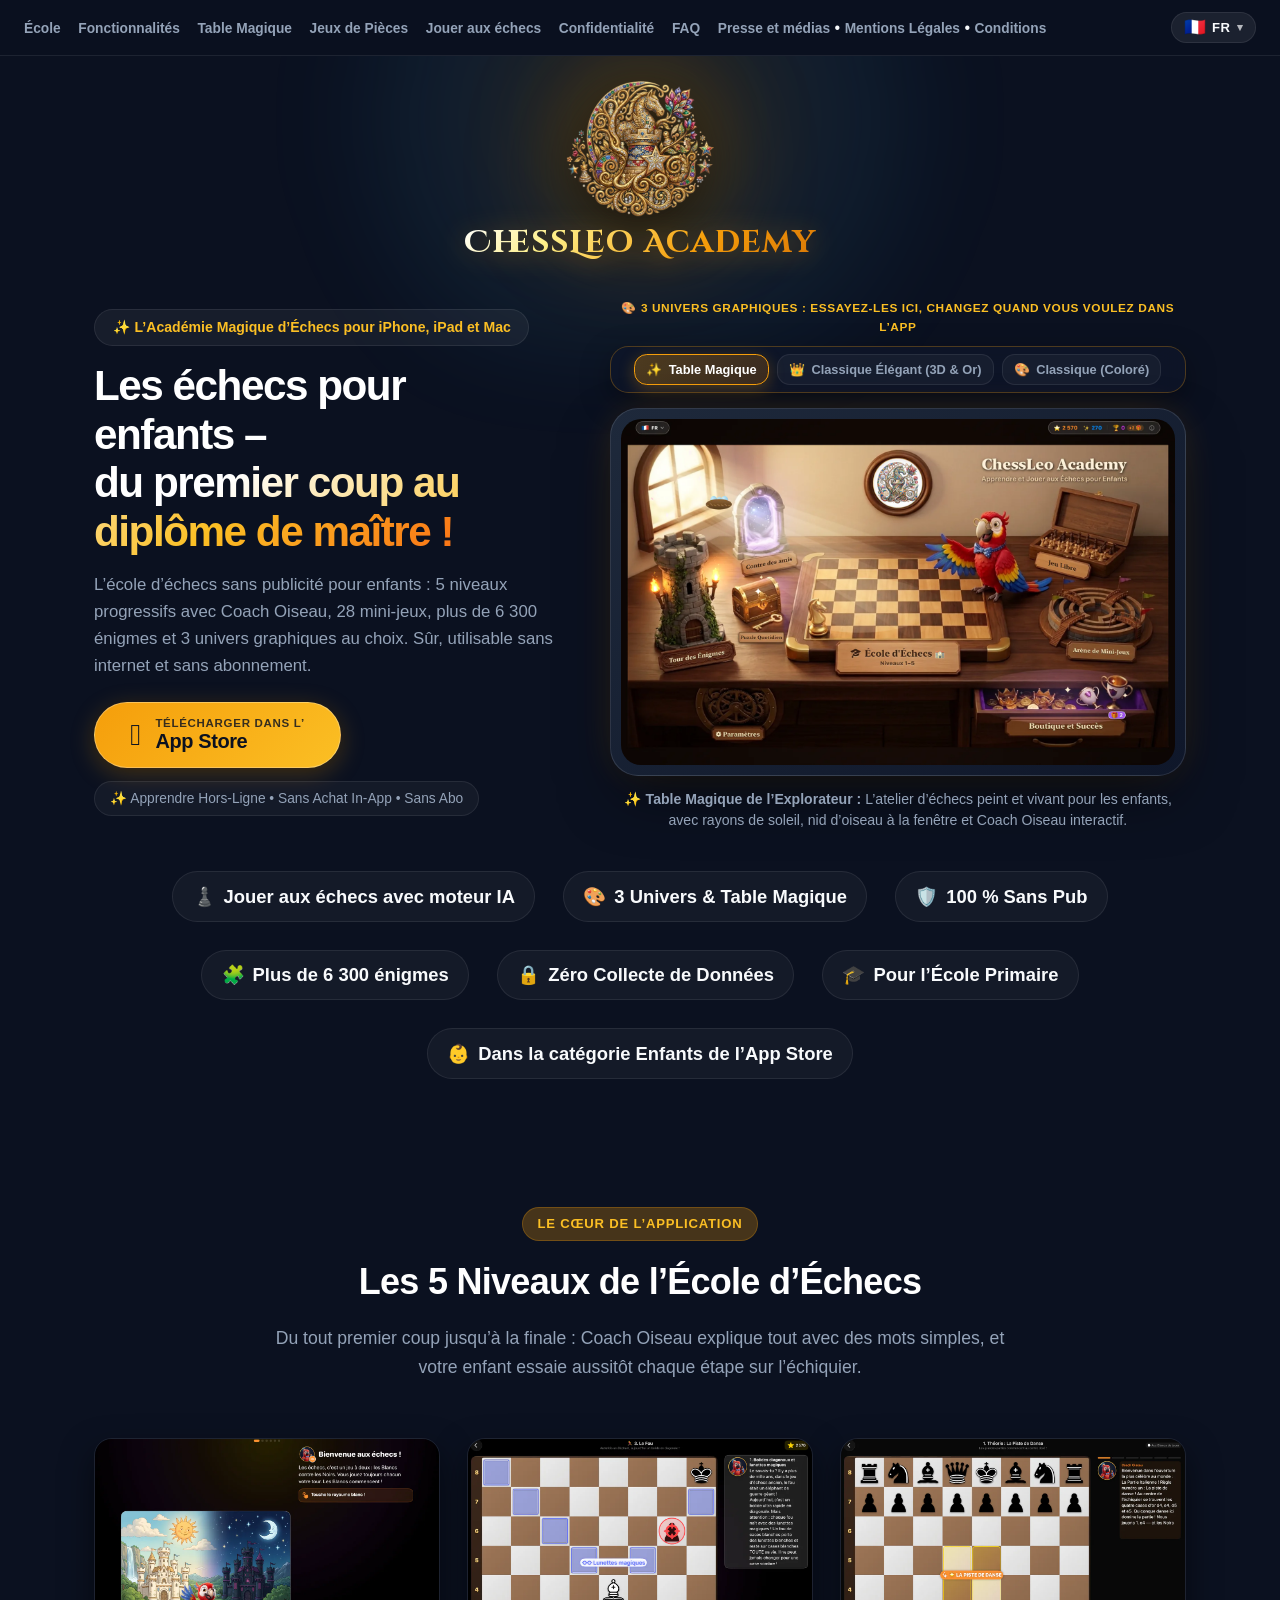
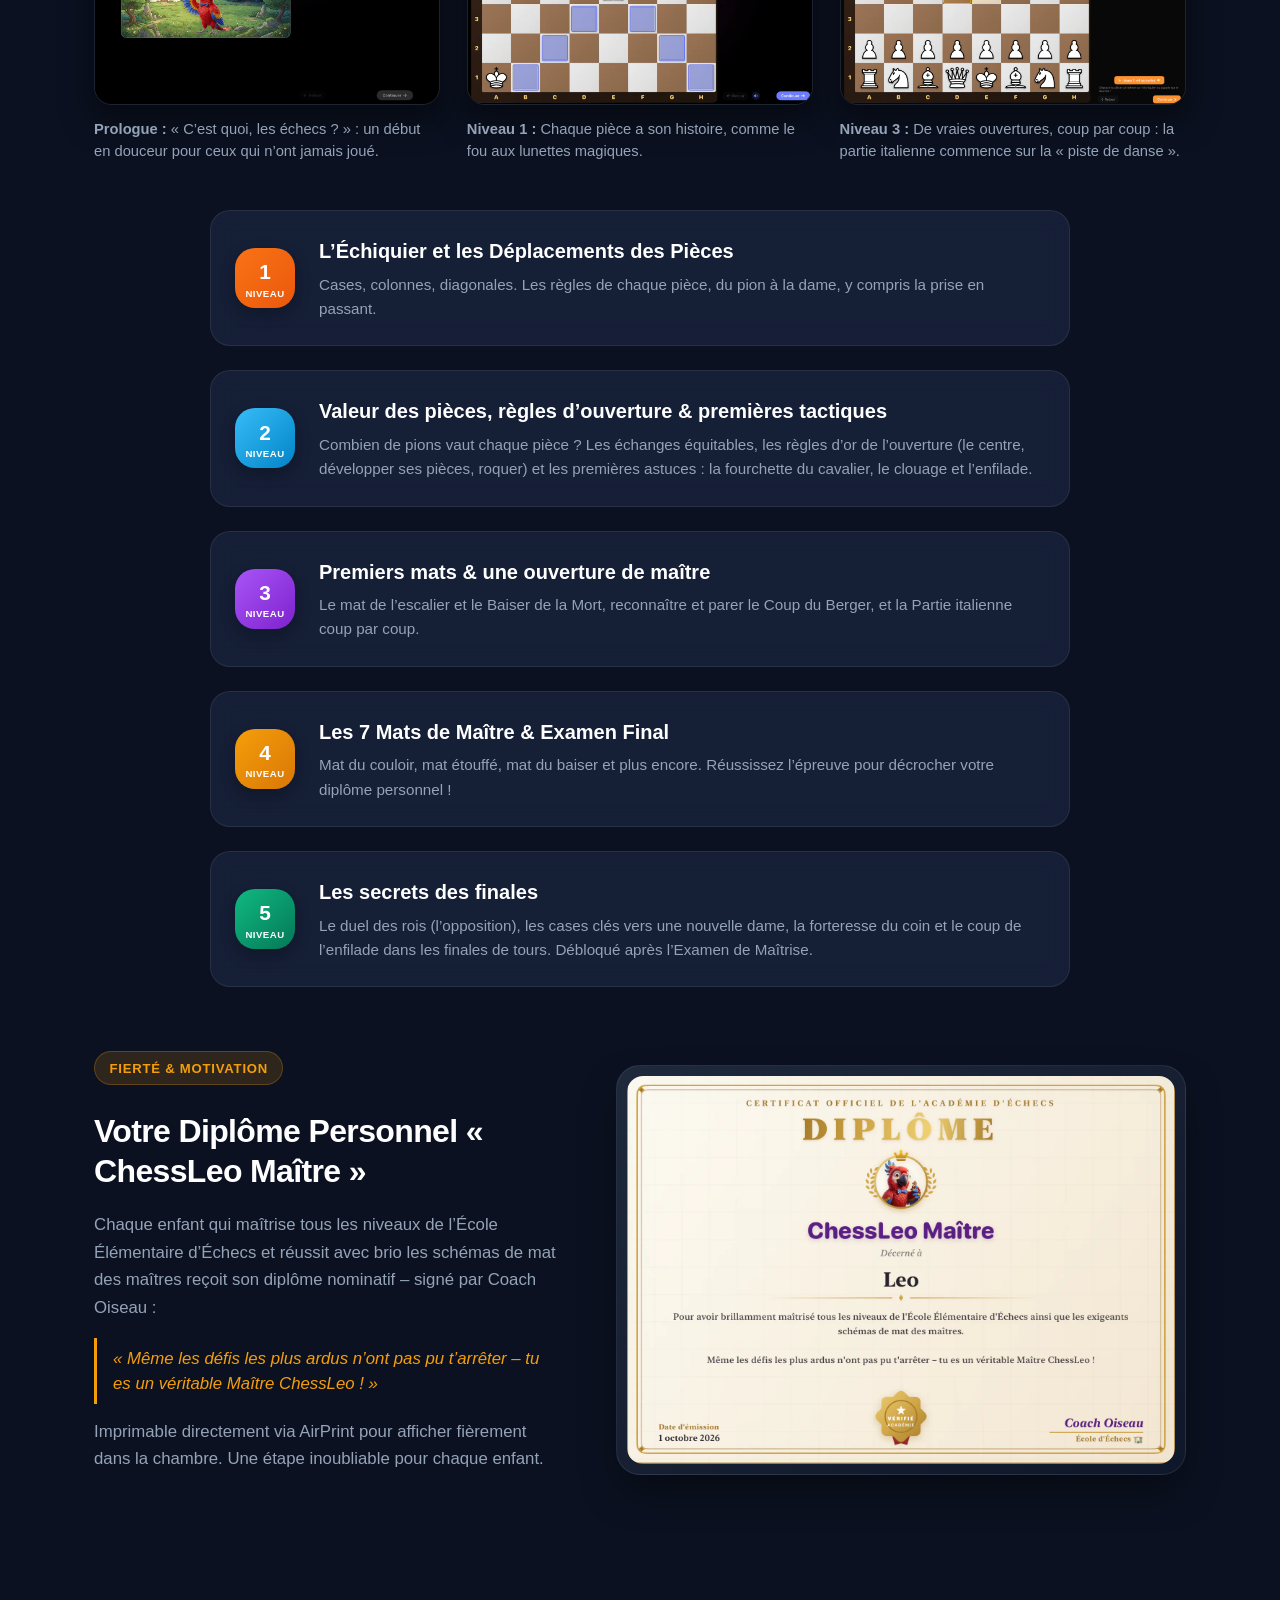
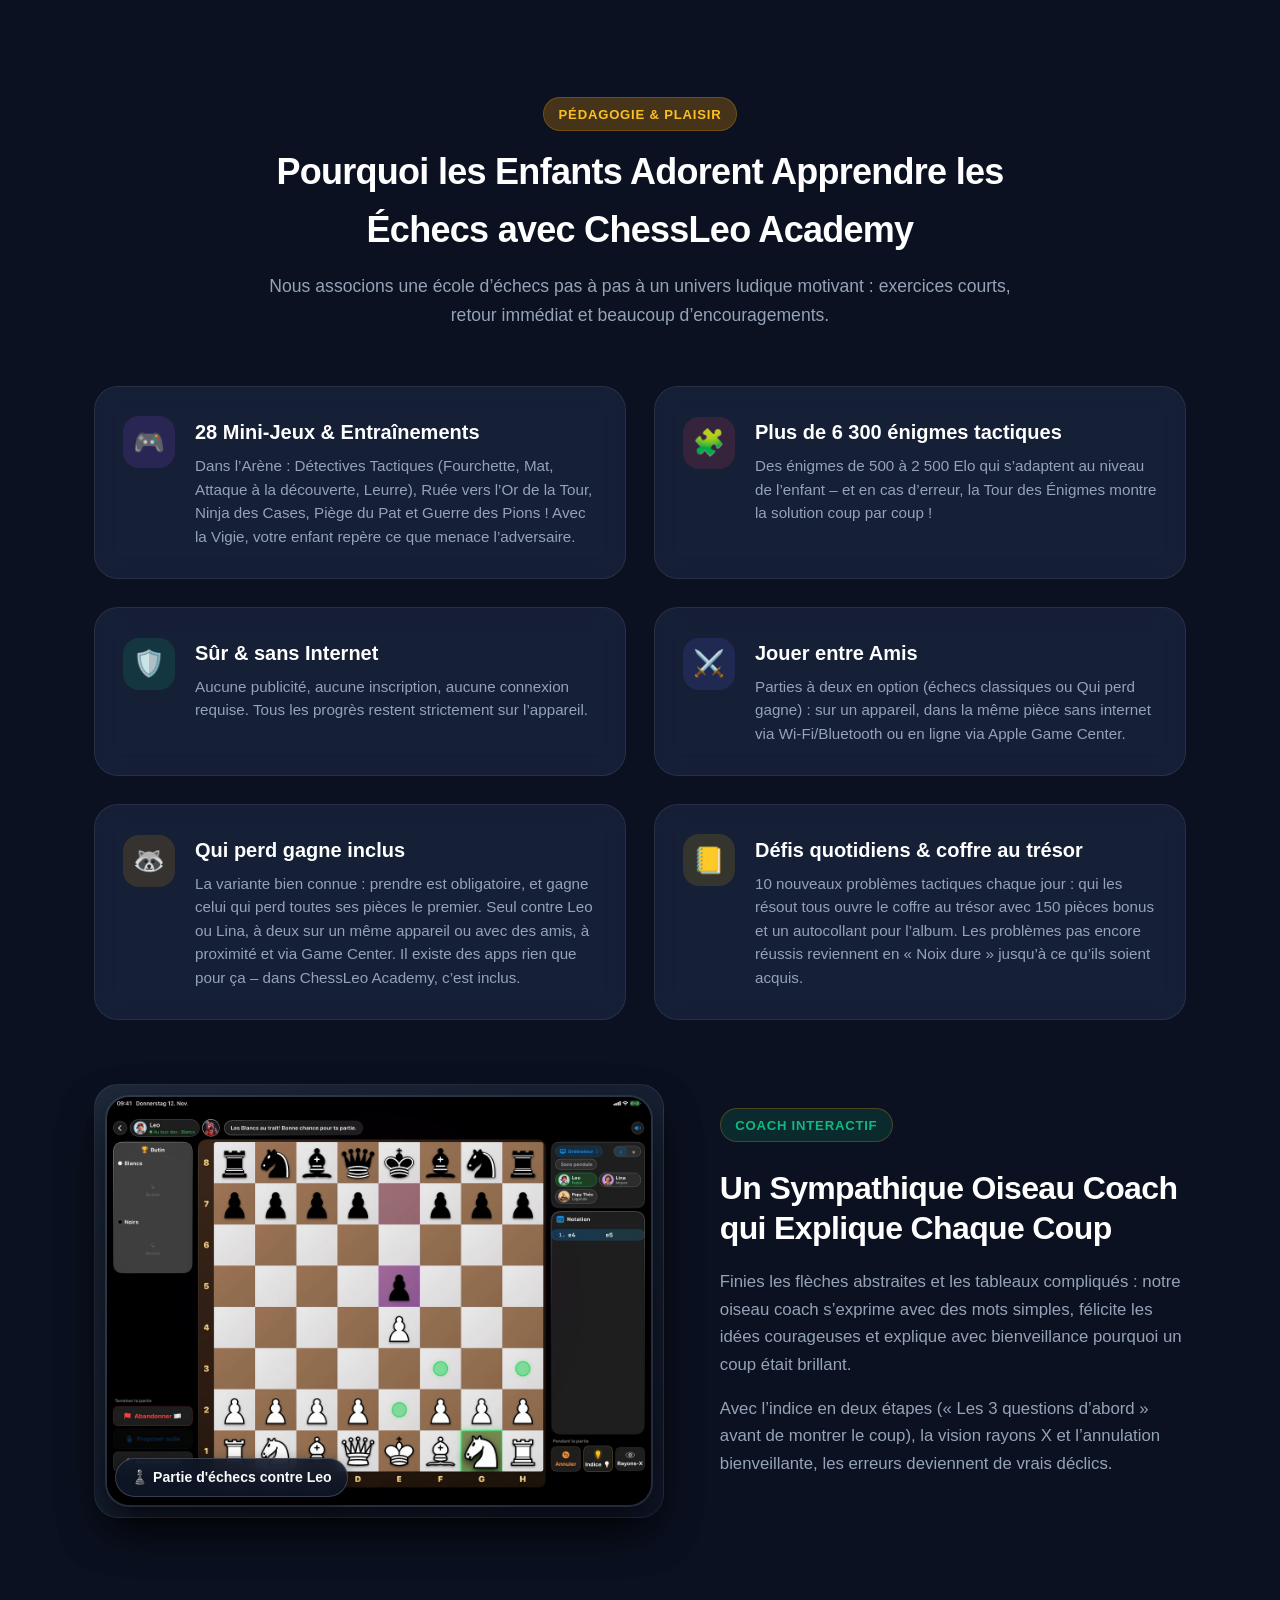
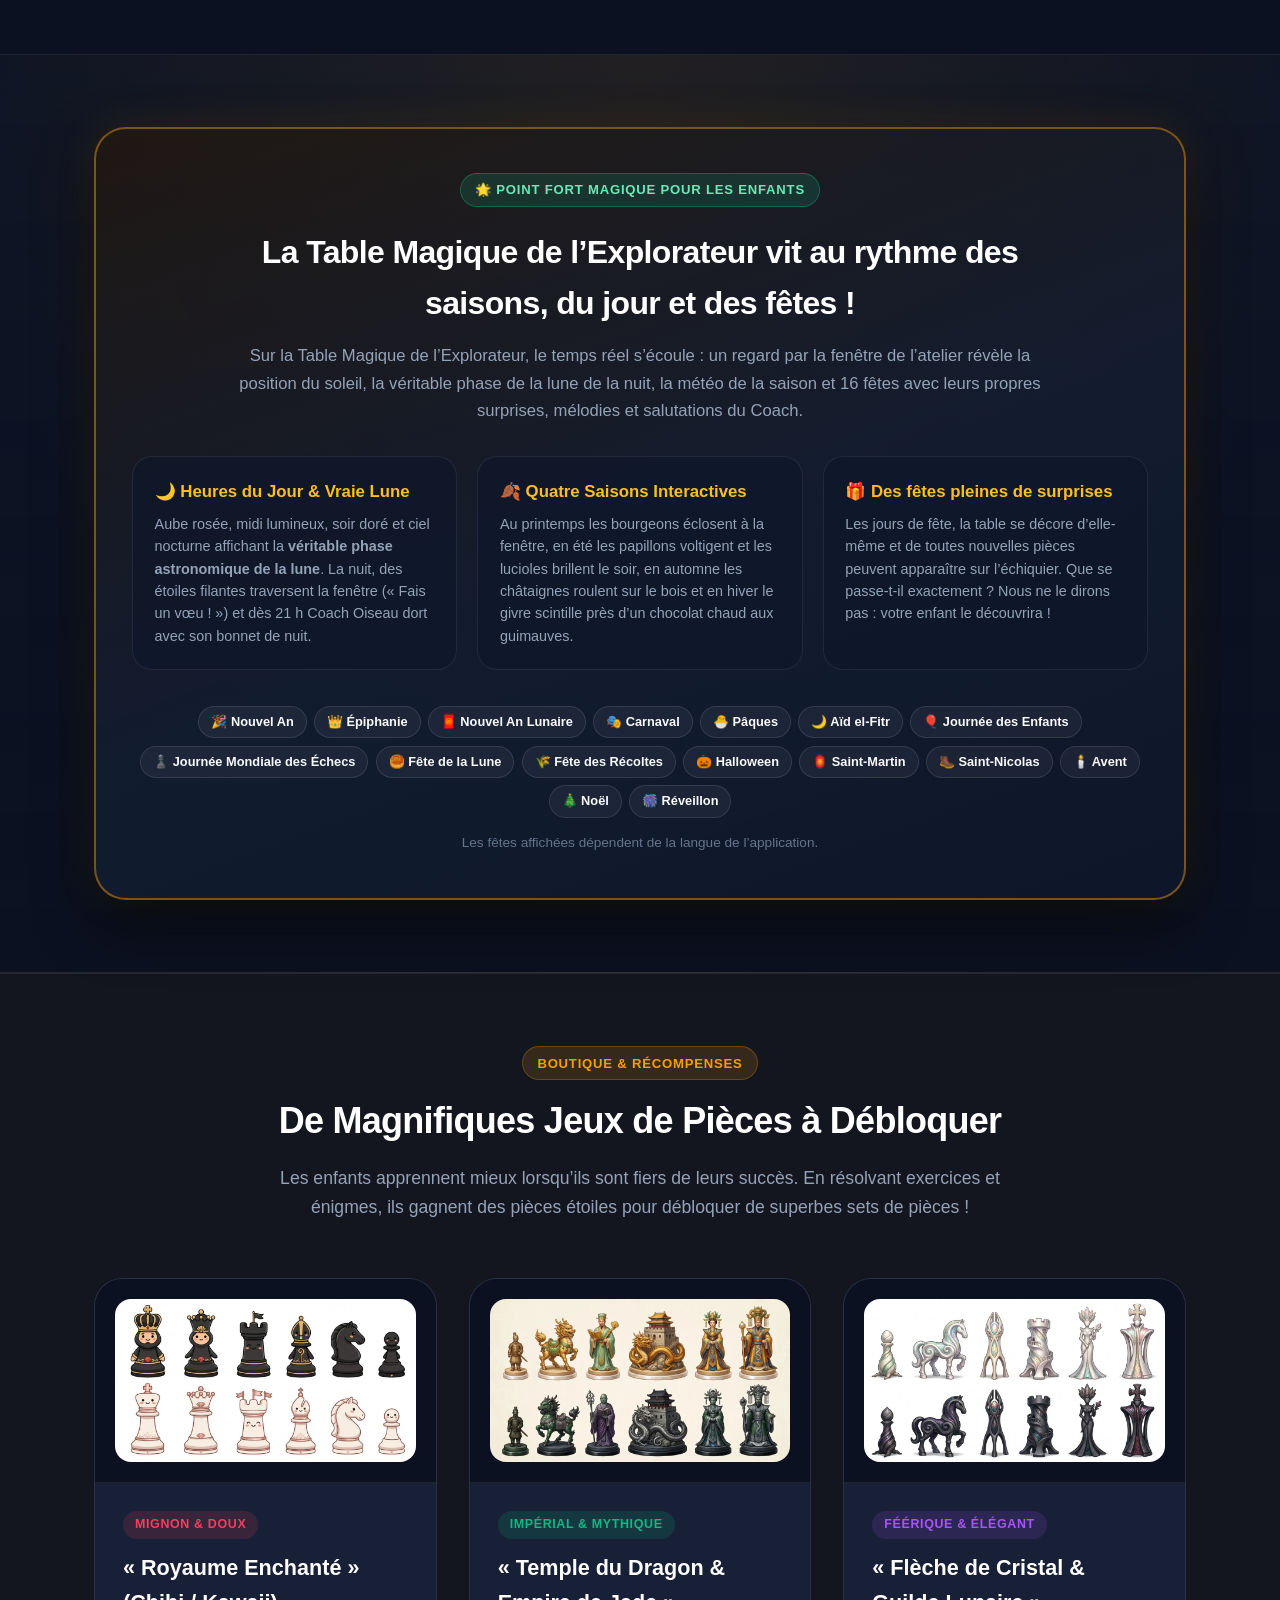
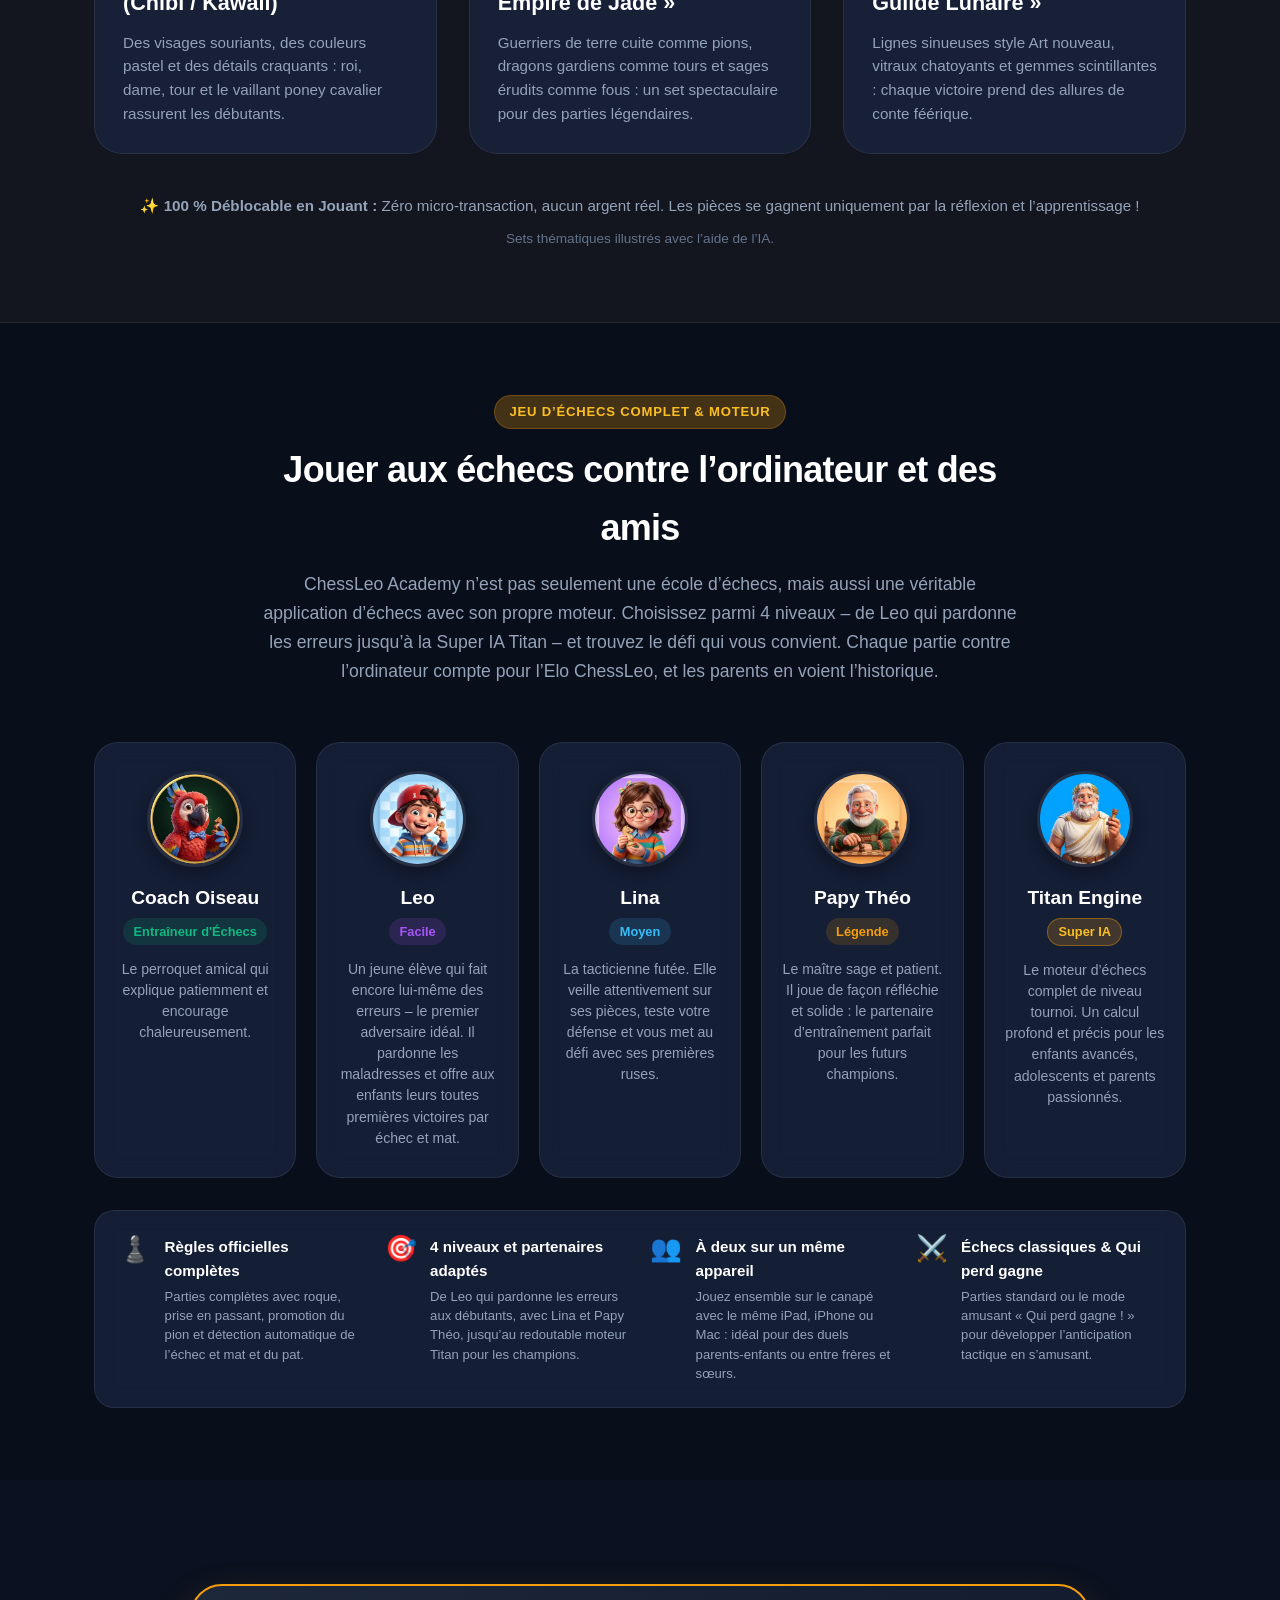
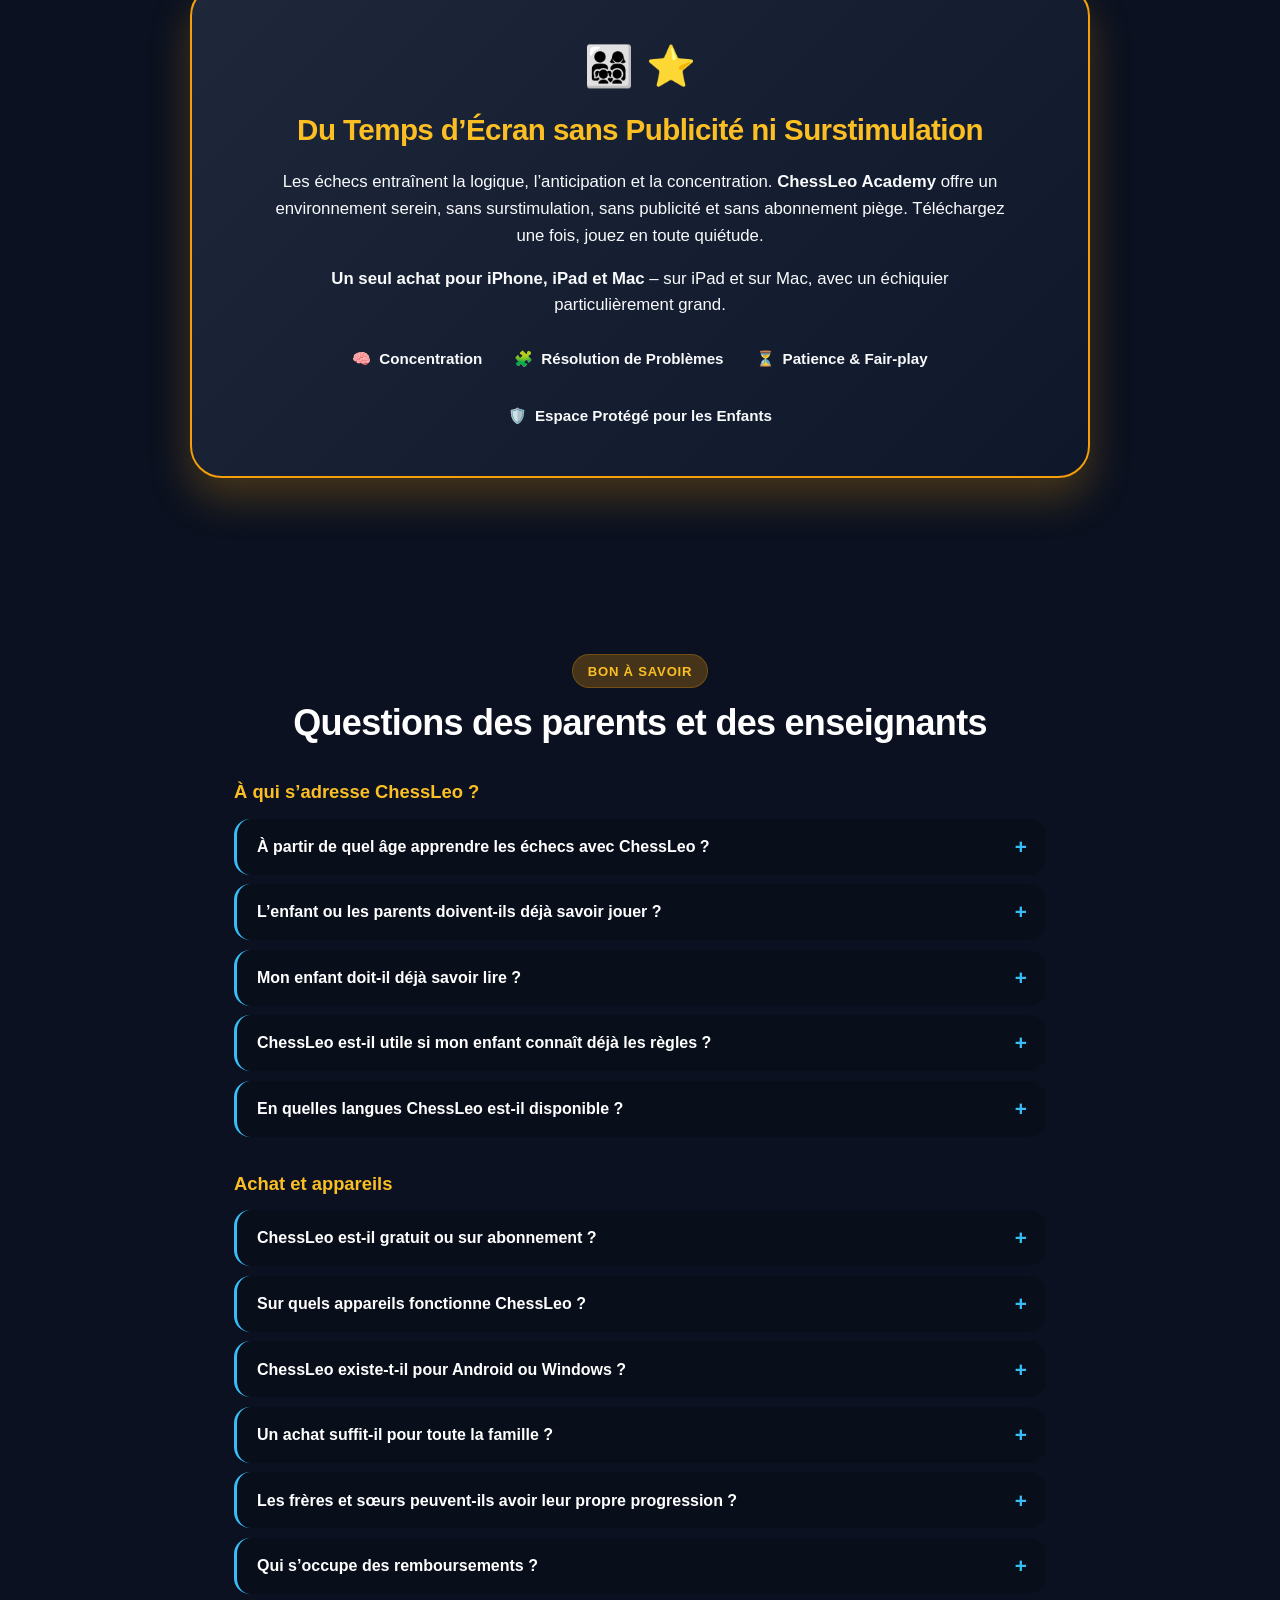
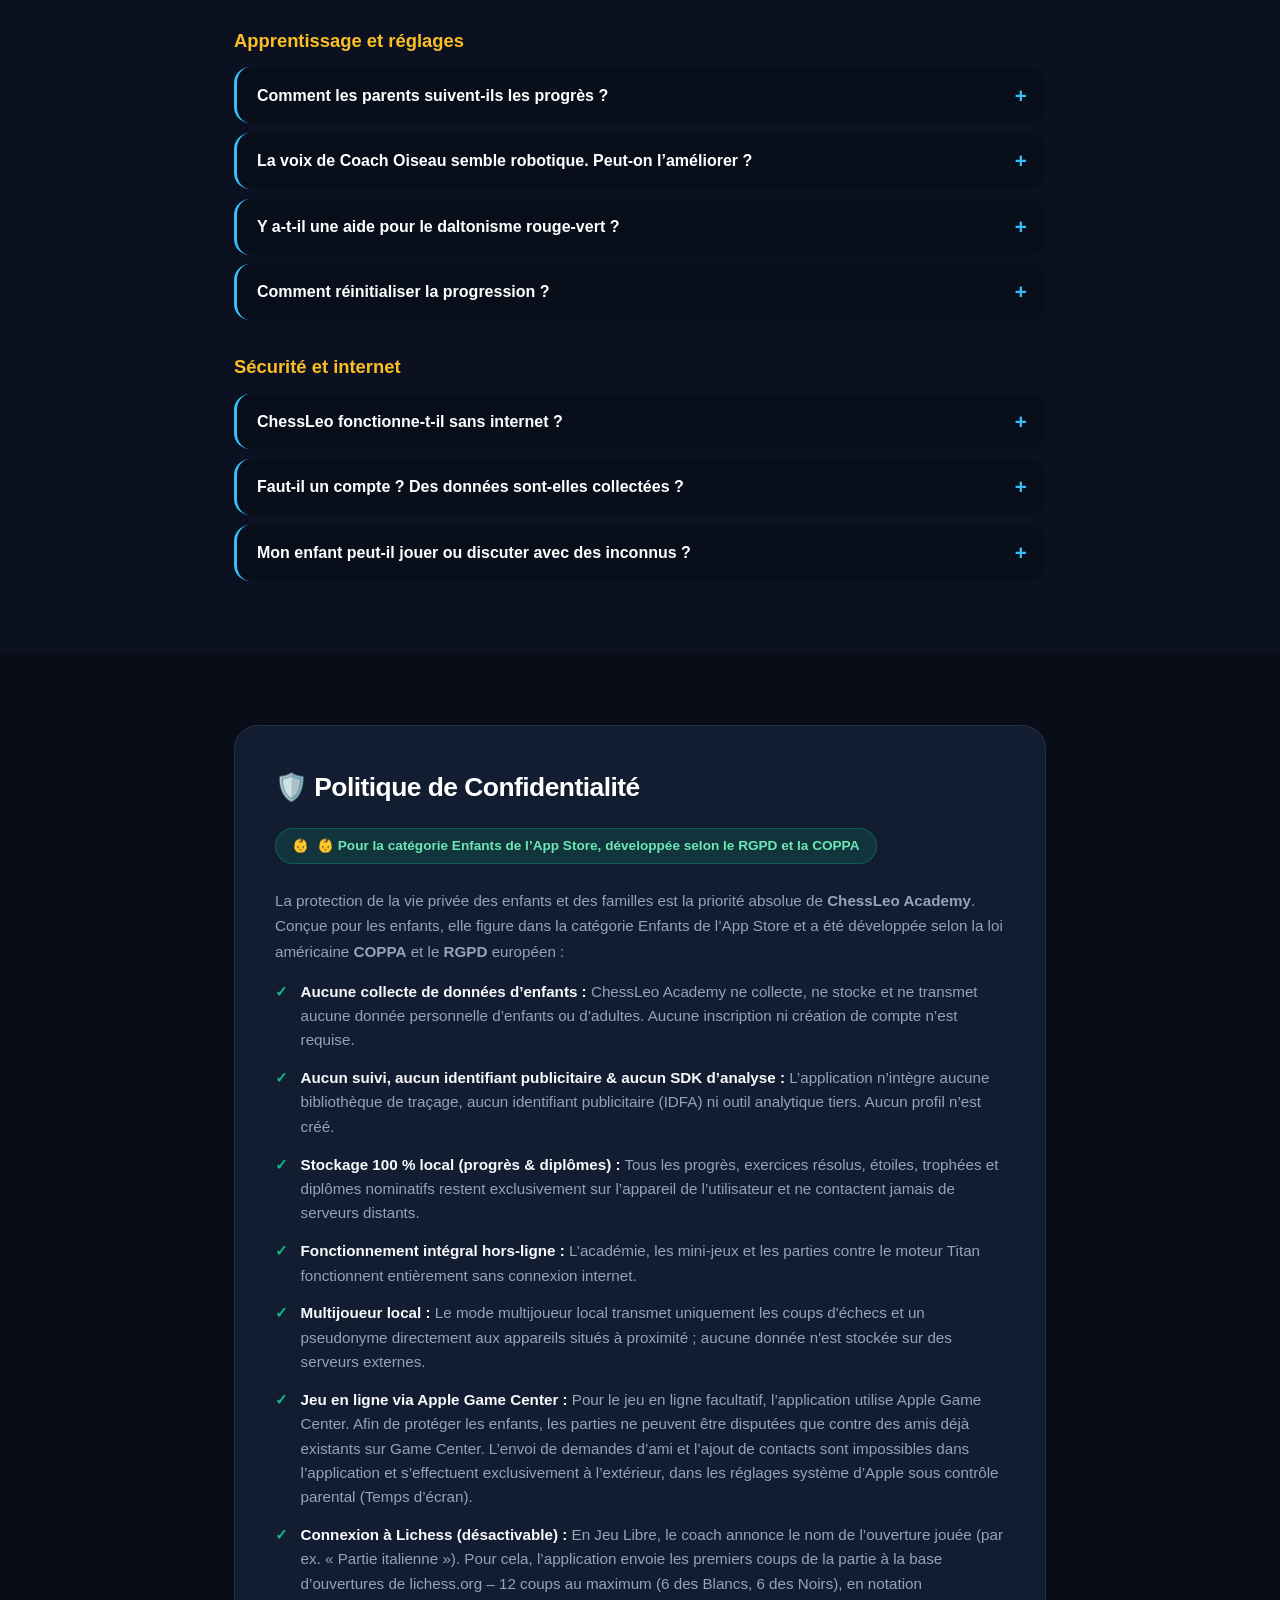
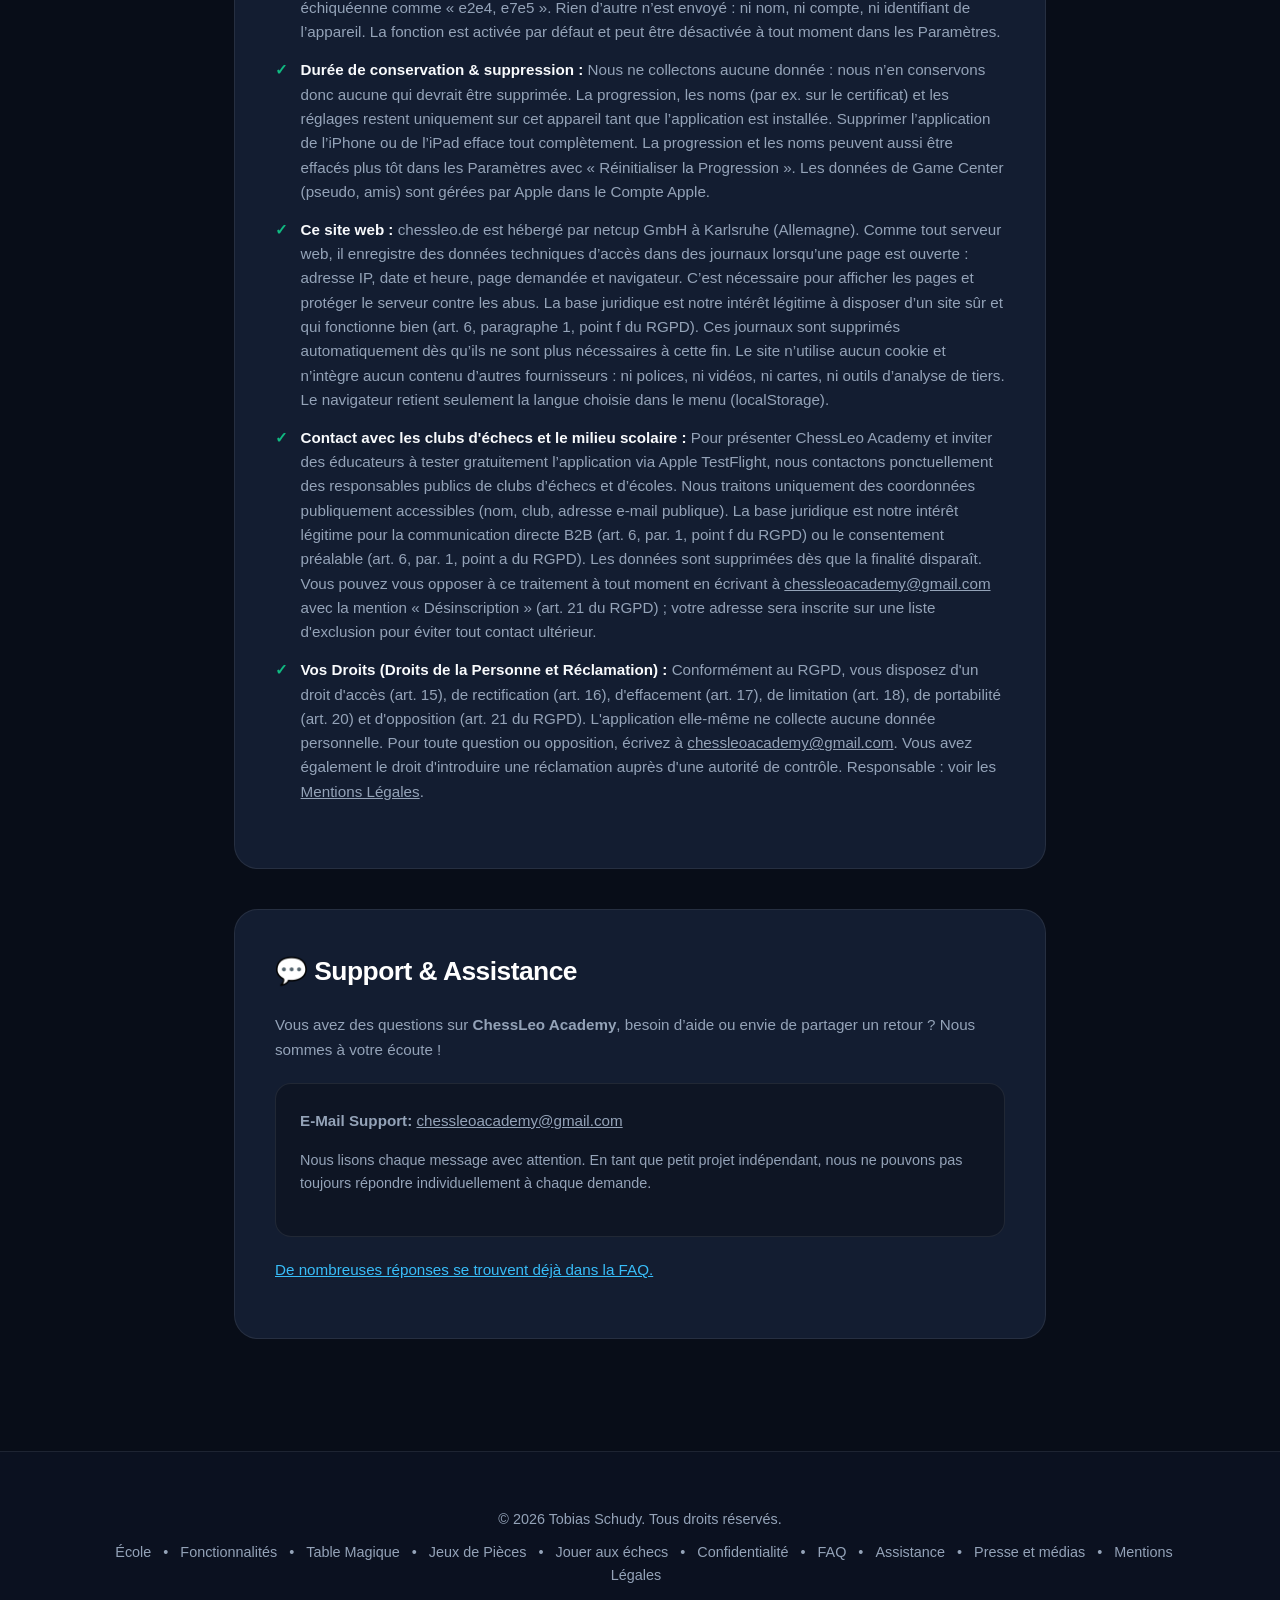
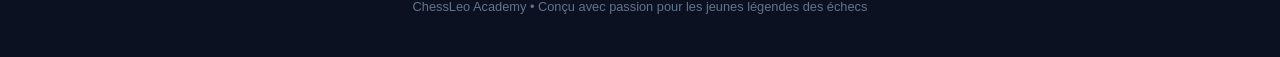
<file: fr/index.html>
<!DOCTYPE html>
<!-- Generated from /index.html by tools/build_languages.py. Edit index.html, not this file. -->
<html lang="fr" data-page-lang="fr" translate="no" class="notranslate">
<head>
  <meta charset="UTF-8">
  <!-- One address for the site: www.chessleo.de goes to chessleo.de -->
  <script>
    if (location.hostname === 'www.chessleo.de') {
      location.replace('https://chessleo.de' + location.pathname + location.search + location.hash);
    }
  </script>
  <meta name="viewport" content="width=device-width, initial-scale=1.0">
  <title>Échecs pour enfants – ChessLeo, l’appli sans publicité</title>
  <meta name="robots" content="index, follow">
  <meta name="google" content="notranslate">
  <meta name="description" content="Les échecs dès l’école primaire : 5 classes lues par Coach Oiseau, 28 mini-jeux, plus de 6 300 énigmes. Sans pub ni abonnement, sur iPhone, iPad et Mac.">

  <!-- Apple Smart App Banner (Safari auf iOS/iPadOS) -->
  <meta name="apple-itunes-app" content="app-id=6814943166, affiliate-data=ct=chessleo&amp;pt=129481811">

  <!-- Open Graph / Facebook / WhatsApp / iMessage -->
  <meta property="og:type" content="website">
  <meta property="og:site_name" content="ChessLeo Academy">
  <link rel="canonical" href="https://chessleo.de/fr/">
  <!-- SEO-LANG:BEGIN (generated by tools/build_languages.py, do not edit by hand) -->
  <link rel="alternate" hreflang="de" href="https://chessleo.de/">
  <link rel="alternate" hreflang="en" href="https://chessleo.de/en/">
  <link rel="alternate" hreflang="es" href="https://chessleo.de/es/">
  <link rel="alternate" hreflang="fr" href="https://chessleo.de/fr/">
  <link rel="alternate" hreflang="tr" href="https://chessleo.de/tr/">
  <link rel="alternate" hreflang="zh-Hans" href="https://chessleo.de/zh/">
  <link rel="alternate" hreflang="zh-Hant" href="https://chessleo.de/zh-hant/">
  <link rel="alternate" hreflang="x-default" href="https://chessleo.de/en/">
  <meta property="og:locale" content="fr_FR">
  <meta property="og:locale:alternate" content="de_DE">
  <meta property="og:locale:alternate" content="en_US">
  <meta property="og:locale:alternate" content="es_ES">
  <meta property="og:locale:alternate" content="tr_TR">
  <meta property="og:locale:alternate" content="zh_CN">
  <meta property="og:locale:alternate" content="zh_TW">
  <script type="application/ld+json">
  {
    "@context": "https://schema.org",
    "@type": "SoftwareApplication",
    "name": "ChessLeo Academy",
    "url": "https://chessleo.de/fr/",
    "inLanguage": "fr",
    "description": "Les échecs dès l’école primaire : 5 classes lues par Coach Oiseau, 28 mini-jeux, plus de 6 300 énigmes. Sans pub ni abonnement, sur iPhone, iPad et Mac.",
    "applicationCategory": "EducationalApplication",
    "operatingSystem": "iOS, iPadOS, macOS",
    "image": "https://chessleo.de/assets/logo-artistic-square.jpg",
    "logo": "https://chessleo.de/assets/logo-artistic-square.jpg",
    "installUrl": "https://apps.apple.com/fr/app/id6814943166",
    "author": {
      "@type": "Person",
      "name": "Tobias Schudy"
    },
    "publisher": {
      "@type": "Organization",
      "name": "ChessLeo Academy",
      "url": "https://chessleo.de/",
      "logo": {
        "@type": "ImageObject",
        "url": "https://chessleo.de/assets/logo-artistic-square.jpg",
        "width": 1024,
        "height": 1024
      }
    },
    "offers": [
      {
        "@type": "Offer",
        "price": "4.99",
        "priceCurrency": "EUR"
      },
      {
        "@type": "Offer",
        "price": "3.99",
        "priceCurrency": "USD"
      }
    ]
  }
  </script>
  <!-- SEO-LANG:END -->
  <meta property="og:url" content="https://chessleo.de/fr/">
  <meta property="og:title" content="Échecs pour enfants – ChessLeo, l’appli sans publicité">
  <meta property="og:description" content="Les échecs dès l’école primaire : 5 classes lues par Coach Oiseau, 28 mini-jeux, plus de 6 300 énigmes. Sans pub ni abonnement, sur iPhone, iPad et Mac.">
  <meta property="og:image" content="https://chessleo.de/assets/og-logo.jpg?v=20261101">
  <meta property="og:image:type" content="image/jpeg">
  <meta property="og:image:width" content="1200">
  <meta property="og:image:height" content="630">
  <meta property="og:image:alt" content="ChessLeo Academy Logo">

  <!-- Twitter Card -->
  <meta name="twitter:card" content="summary_large_image">
  <meta name="twitter:title" content="Échecs pour enfants – ChessLeo, l’appli sans publicité">
  <meta name="twitter:description" content="Les échecs dès l’école primaire : 5 classes lues par Coach Oiseau, 28 mini-jeux, plus de 6 300 énigmes. Sans pub ni abonnement, sur iPhone, iPad et Mac.">
  <meta name="twitter:image" content="https://chessleo.de/assets/og-logo.jpg?v=20261101">

  <!-- Favicon / Apple Touch Icon -->
  <link rel="icon" href="/favicon.ico" sizes="48x48">
  <link rel="icon" type="image/jpeg" href="/assets/logo-modern.jpg?v=1.6.0" sizes="512x512">
  <link rel="apple-touch-icon" href="/assets/logo-modern.jpg?v=1.6.0" sizes="512x512">

  <!-- Fonts, served from this site (no Google Fonts) -->
  <link href="/assets/fonts/fonts.css?v=20261107" rel="stylesheet">

  <style>
    :root {
      --bg: #0b1120;
      --bg-surface: #131d31;
      --card-bg: rgba(26, 38, 64, 0.7);
      --card-border: rgba(255, 255, 255, 0.08);
      --card-border-hover: rgba(245, 158, 11, 0.4);
      --text: #f8fafc;
      --text-muted: #94a3b8;
      --text-subtle: #64748b;
      --gold: #f59e0b;
      --gold-light: #fbbf24;
      --gold-glow: rgba(245, 158, 11, 0.25);
      --emerald: #10b981;
      --emerald-bg: rgba(16, 185, 129, 0.15);
      --accent: #38bdf8;
      --purple: #a855f7;
      --rose: #f43f5e;
      --nav-bg: rgba(11, 17, 32, 0.85);
    }

    * {
      box-sizing: border-box;
      margin: 0;
      padding: 0;
    }

    html {
      scroll-behavior: smooth;
    }

    body {
      font-family: -apple-system, BlinkMacSystemFont, "SF Pro Display", "SF Pro Text", "Segoe UI", Roboto, Helvetica, Arial, sans-serif;
      background-color: var(--bg);
      color: var(--text);
      line-height: 1.6;
      -webkit-font-smoothing: antialiased;
      overflow-x: hidden;
    }

    /* --- CONTAINER & UTILS --- */
    .container {
      max-width: 1140px;
      margin: 0 auto;
      padding: 0 1.5rem;
    }

    .section-header {
      text-align: center;
      max-width: 760px;
      margin: 0 auto 3.5rem;
    }

    .section-tag {
      display: inline-block;
      padding: 0.35rem 0.9rem;
      border-radius: 9999px;
      background: var(--gold-glow);
      color: var(--gold-light);
      font-size: 0.82rem;
      font-weight: 700;
      text-transform: uppercase;
      letter-spacing: 0.06em;
      margin-bottom: 0.75rem;
      border: 1px solid rgba(245, 158, 11, 0.25);
    }

    .section-title {
      font-size: 2.25rem;
      font-weight: 800;
      letter-spacing: -0.02em;
      margin-bottom: 0.85rem;
      color: #ffffff;
    }

    .section-desc {
      font-size: 1.1rem;
      color: var(--text-muted);
      line-height: 1.65;
    }

    /* --- STICKY NAV --- */
    .sticky-nav {
      position: sticky;
      top: 0;
      z-index: 100;
      background: var(--nav-bg);
      backdrop-filter: blur(16px);
      -webkit-backdrop-filter: blur(16px);
      border-bottom: 1px solid var(--card-border);
      transition: all 0.3s ease;
    }

    .nav-container {
      max-width: 1280px;
      margin: 0 auto;
      padding: 0.75rem 1.5rem;
      display: flex;
      align-items: center;
      justify-content: space-between;
      gap: 1rem;
    }

    .nav-links {
      display: flex;
      align-items: center;
      gap: 1.1rem;
      list-style: none;
      white-space: nowrap;
    }

    .nav-links a {
      text-decoration: none;
      color: var(--text-muted);
      font-size: 0.86rem;
      font-weight: 600;
      transition: color 0.2s ease;
      white-space: nowrap;
    }

    .nav-links a:hover {
      color: var(--gold);
    }

    .nav-actions {
      display: flex;
      align-items: center;
      gap: 0.75rem;
      flex-shrink: 0;
      margin-left: auto;
    }

    /* --- LANGUAGE DROPDOWN --- */
    .lang-dropdown {
      position: relative;
      display: inline-block;
    }

    .lang-dropdown-btn {
      display: inline-flex;
      align-items: center;
      gap: 0.4rem;
      background: rgba(255, 255, 255, 0.07);
      border: 1px solid var(--card-border);
      color: var(--text);
      padding: 0.35rem 0.75rem;
      border-radius: 9999px;
      font-size: 0.85rem;
      font-weight: 700;
      cursor: pointer;
      transition: all 0.2s ease;
      font-family: inherit;
    }

    .lang-dropdown-btn:hover,
    .lang-dropdown.open .lang-dropdown-btn {
      background: rgba(245, 158, 11, 0.15);
      border-color: rgba(245, 158, 11, 0.4);
      color: var(--gold-light);
      box-shadow: 0 2px 10px var(--gold-glow);
    }

    .lang-current-flag {
      font-size: 1.1rem;
      line-height: 1;
    }

    .lang-current-code {
      font-size: 0.82rem;
      letter-spacing: 0.04em;
    }

    .dropdown-chevron {
      font-size: 0.68rem;
      opacity: 0.7;
      transition: transform 0.2s ease;
    }

    .lang-dropdown.open .dropdown-chevron {
      transform: rotate(180deg);
    }

    .lang-dropdown-menu {
      position: absolute;
      top: calc(100% + 0.5rem);
      right: 0;
      min-width: 155px;
      background: rgba(19, 29, 49, 0.96);
      backdrop-filter: blur(20px);
      -webkit-backdrop-filter: blur(20px);
      border: 1px solid rgba(255, 255, 255, 0.12);
      border-radius: 1rem;
      padding: 0.4rem;
      box-shadow: 0 16px 36px rgba(0, 0, 0, 0.6), 0 0 20px rgba(245, 158, 11, 0.1);
      display: none;
      flex-direction: column;
      gap: 0.2rem;
      z-index: 250;
    }

    .lang-dropdown.open .lang-dropdown-menu {
      display: flex;
      animation: dropdownFadeIn 0.18s cubic-bezier(0.16, 1, 0.3, 1);
    }

    @keyframes dropdownFadeIn {
      from { opacity: 0; transform: translateY(-6px) scale(0.96); }
      to { opacity: 1; transform: translateY(0) scale(1); }
    }

    .lang-dropdown-item {
      display: flex;
      align-items: center;
      gap: 0.65rem;
      padding: 0.5rem 0.75rem;
      background: transparent;
      border: none;
      border-radius: 0.65rem;
      color: var(--text-muted);
      font-size: 0.88rem;
      font-weight: 500;
      cursor: pointer;
      width: 100%;
      text-align: left;
      text-decoration: none;
      transition: all 0.15s ease;
      font-family: inherit;
    }

    .lang-dropdown-item:hover {
      background: rgba(255, 255, 255, 0.08);
      color: #ffffff;
      transform: translateX(2px);
    }

    .lang-dropdown-item.active {
      background: rgba(245, 158, 11, 0.2);
      color: var(--gold-light);
      font-weight: 700;
      border: 1px solid rgba(245, 158, 11, 0.3);
    }

    .lang-flag {
      font-size: 1.15rem;
      line-height: 1;
    }

    .lang-name {
      flex: 1;
    }

    /* --- HERO DOWNLOAD CTA --- */
    .hero-cta-wrap {
      display: flex;
      flex-direction: column;
      align-items: flex-start;
      gap: 0.85rem;
      position: relative;
      z-index: 2;
    }

    .btn-hero-appstore {
      display: inline-flex;
      align-items: center;
      gap: 0.9rem;
      background: linear-gradient(135deg, var(--gold), var(--gold-light));
      color: #0b1120;
      padding: 0.85rem 2.2rem;
      border-radius: 9999px;
      text-decoration: none;
      box-shadow: 0 6px 25px var(--gold-glow), 0 2px 10px rgba(0, 0, 0, 0.4);
      transition: all 0.25s cubic-bezier(0.16, 1, 0.3, 1);
      border: 1px solid rgba(255, 255, 255, 0.3);
    }

    .btn-hero-appstore:hover {
      transform: translateY(-3px) scale(1.02);
      box-shadow: 0 10px 32px rgba(245, 158, 11, 0.5), 0 4px 14px rgba(0, 0, 0, 0.5);
      color: #000000;
    }

    .btn-hero-apple {
      font-size: 1.85rem;
      line-height: 1;
      display: flex;
      align-items: center;
    }

    .btn-hero-text {
      display: flex;
      flex-direction: column;
      align-items: flex-start;
      text-align: left;
      line-height: 1.15;
    }

    .btn-hero-sub {
      font-size: 0.72rem;
      font-weight: 700;
      text-transform: uppercase;
      letter-spacing: 0.06em;
      opacity: 0.82;
    }

    .btn-hero-main {
      font-size: 1.25rem;
      font-weight: 900;
      letter-spacing: -0.02em;
    }

    .hero-cta-hint {
      font-size: 0.86rem;
      color: var(--text-muted);
      display: inline-flex;
      align-items: center;
      gap: 0.5rem;
      background: rgba(255, 255, 255, 0.04);
      border: 1px solid var(--card-border);
      padding: 0.35rem 0.95rem;
      border-radius: 9999px;
    }

    /* --- BLACK WEEK 2026: card above the App Store button, shown only by the script next to it.
       Remove card, script, these styles and the promo_* i18n keys after 1 December 2026. --- */
    .promo-card {
      display: flex;
      flex-direction: column;
      width: 100%;
      max-width: 480px;
      border-radius: 1rem;
      overflow: hidden;
      background: linear-gradient(100deg, rgba(245, 158, 11, 0.18), rgba(251, 191, 36, 0.06) 55%, rgba(245, 158, 11, 0.16));
      border: 1px solid rgba(251, 191, 36, 0.45);
      box-shadow: 0 6px 22px rgba(245, 158, 11, 0.12);
      color: var(--text);
      text-decoration: none;
      text-align: left;
      transition: transform 0.2s ease, border-color 0.2s ease, box-shadow 0.2s ease;
    }

    .promo-card[hidden] {
      display: none;
    }

    .promo-card:hover {
      transform: translateY(-2px);
      border-color: var(--gold-light);
      box-shadow: 0 10px 28px rgba(245, 158, 11, 0.22);
    }

    .promo-pic {
      display: block;
      width: 100%;
      height: auto;
      border-bottom: 1px solid rgba(251, 191, 36, 0.35);
    }

    .promo-row {
      display: flex;
      align-items: center;
      gap: 0.85rem;
      padding: 0.65rem 1rem;
    }

    .promo-body {
      display: flex;
      flex-direction: column;
      gap: 0.15rem;
      min-width: 0;
    }

    .promo-title {
      font-size: 1.02rem;
      font-weight: 800;
      line-height: 1.25;
    }

    .promo-title b {
      color: var(--gold-light);
    }

    .promo-title s {
      color: var(--text-muted);
      font-weight: 600;
    }

    .promo-sub {
      font-size: 0.8rem;
      color: var(--text-muted);
      line-height: 1.35;
    }

    .promo-go {
      flex: none;
      margin-left: auto;
      color: var(--gold-light);
      font-size: 1.25rem;
      font-weight: 800;
    }

    /* --- MENU BUTTON (narrow windows only, see RESPONSIVE) --- */
    .nav-menu-btn {
      display: none;
      align-items: center;
      gap: 0.55rem;
      background: rgba(255, 255, 255, 0.07);
      border: 1px solid var(--card-border);
      color: var(--text);
      padding: 0.35rem 0.85rem 0.35rem 0.75rem;
      border-radius: 9999px;
      font-size: 0.85rem;
      font-weight: 700;
      font-family: inherit;
      cursor: pointer;
      white-space: nowrap;
      flex-shrink: 0;
      transition: all 0.2s ease;
    }

    .nav-menu-btn:hover,
    .sticky-nav.menu-open .nav-menu-btn {
      background: rgba(245, 158, 11, 0.15);
      border-color: rgba(245, 158, 11, 0.4);
      color: var(--gold-light);
      box-shadow: 0 2px 10px var(--gold-glow);
    }

    .nav-menu-icon {
      position: relative;
      width: 16px;
      height: 12px;
      flex-shrink: 0;
    }

    .nav-menu-icon span {
      position: absolute;
      left: 0;
      width: 100%;
      height: 2px;
      border-radius: 2px;
      background: currentColor;
      transition: transform 0.2s ease, opacity 0.2s ease;
    }

    .nav-menu-icon span:nth-child(1) { top: 0; }
    .nav-menu-icon span:nth-child(2) { top: 5px; }
    .nav-menu-icon span:nth-child(3) { top: 10px; }

    .sticky-nav.menu-open .nav-menu-icon span:nth-child(1) { transform: translateY(5px) rotate(45deg); }
    .sticky-nav.menu-open .nav-menu-icon span:nth-child(2) { opacity: 0; }
    .sticky-nav.menu-open .nav-menu-icon span:nth-child(3) { transform: translateY(-5px) rotate(-45deg); }

    /* --- HERO SECTION --- */
    .hero {
      position: relative;
      padding: 1.5rem 0 2rem;
      text-align: center;
      overflow: hidden;
    }

    /* Text links, App-Bild rechts: So steht das Bild schon auf dem ersten Bildschirm. */
    .hero-layout {
      display: grid;
      grid-template-columns: minmax(0, 0.9fr) minmax(0, 1.1fr);
      gap: 2.75rem;
      align-items: center;
      text-align: left;
      margin-bottom: 2.5rem;
    }

    .hero::before {
      content: "";
      position: absolute;
      top: -15%;
      left: 50%;
      transform: translateX(-50%);
      width: 750px;
      height: 450px;
      background: radial-gradient(circle, rgba(245, 158, 11, 0.12) 0%, rgba(56, 189, 248, 0.08) 50%, transparent 70%);
      filter: blur(50px);
      z-index: -1;
      pointer-events: none;
    }

    .hero-badge {
      display: inline-flex;
      align-items: center;
      gap: 0.5rem;
      background: rgba(255, 255, 255, 0.05);
      border: 1px solid var(--card-border);
      padding: 0.4rem 1.1rem;
      border-radius: 9999px;
      font-size: 0.88rem;
      font-weight: 600;
      color: var(--gold-light);
      margin-bottom: 1rem;
    }

    .hero-logo-box {
      display: flex;
      flex-direction: column;
      align-items: center;
      gap: 0.45rem;
      margin-bottom: 2rem;
      position: relative;
    }

    .hero-logo-img {
      width: 148px;
      height: auto;
      filter: drop-shadow(0 14px 28px rgba(0, 0, 0, 0.75)) drop-shadow(0 0 50px rgba(245, 158, 11, 0.4));
      transition: transform 0.4s cubic-bezier(0.16, 1, 0.3, 1), filter 0.4s ease;
    }

    .hero-logo-img:hover {
      transform: translateY(-4px) scale(1.03);
      filter: drop-shadow(0 22px 38px rgba(0, 0, 0, 0.85)) drop-shadow(0 0 70px rgba(245, 158, 11, 0.6));
    }

    .hero-logo-title {
      font-family: 'Cinzel Decorative', 'Cinzel', -apple-system, BlinkMacSystemFont, "SF Pro Rounded", "Segoe UI", serif;
      font-size: clamp(1.45rem, 2.5vw, 1.95rem);
      font-weight: 700;
      letter-spacing: 0.035em;
      background: linear-gradient(135deg, #ffffff 0%, #fef08a 25%, #f59e0b 65%, #d97706 100%);
      -webkit-background-clip: text;
      -webkit-text-fill-color: transparent;
      filter: drop-shadow(0 3px 14px rgba(245, 158, 11, 0.45));
      line-height: 1.2;
      white-space: nowrap;
    }

    .hero-bird {
      font-size: 3rem;
      display: inline-block;
      margin-bottom: 0.5rem;
      animation: floatBird 3.5s ease-in-out infinite;
    }

    @keyframes floatBird {
      0%, 100% { transform: translateY(0px) rotate(0deg); }
      50% { transform: translateY(-7px) rotate(3deg); }
    }

    .hero-title {
      font-size: clamp(2.1rem, 3.3vw, 2.7rem);
      font-weight: 900;
      letter-spacing: -0.035em;
      line-height: 1.15;
      margin-bottom: 1rem;
      color: #ffffff;
    }

    .hero-title .gradient-text {
      background: linear-gradient(135deg, #ffffff 20%, var(--gold-light) 65%, #f97316 100%);
      -webkit-background-clip: text;
      -webkit-text-fill-color: transparent;
    }

    .hero-subline {
      font-size: 1.05rem;
      color: var(--text-muted);
      margin: 0 0 1.4rem;
      line-height: 1.6;
    }

    /* --- MOCKUP DISPLAY --- */
    .mockup-wrapper {
      position: relative;
      margin-top: 0.9rem;
    }

    .mockup-frame {
      background: linear-gradient(145deg, #1e293b, #0f172a);
      border-radius: 1.75rem;
      padding: 0.65rem;
      box-shadow: 0 25px 60px -12px rgba(0, 0, 0, 0.6), 0 0 40px -10px var(--gold-glow);
      border: 1px solid rgba(255, 255, 255, 0.12);
    }

    .mockup-frame img {
      width: 100%;
      height: auto;
      border-radius: 1.25rem;
      display: block;
    }

    /* --- TRUST BADGES BAR --- */
    .trust-bar {
      display: flex;
      flex-wrap: wrap;
      justify-content: center;
      gap: 1.75rem;
      margin-bottom: 1.5rem;
    }

    .trust-badge {
      display: flex;
      align-items: center;
      gap: 0.5rem;
      background: rgba(255, 255, 255, 0.04);
      border: 1px solid var(--card-border);
      padding: 0.6rem 1.2rem;
      border-radius: 9999px;
      font-size: 0.9rem;
      font-weight: 600;
      color: var(--text);
    }

    .trust-badge span {
      font-size: 1.15rem;
    }

    /* --- FEATURE CARDS --- */
    section {
      padding: 4.5rem 0;
      position: relative;
    }

    .feature-grid {
      display: grid;
      grid-template-columns: repeat(auto-fit, minmax(260px, 1fr));
      gap: 1.75rem;
      margin-bottom: 3.5rem;
    }

    .feature-card {
      background: var(--card-bg);
      border: 1px solid var(--card-border);
      border-radius: 1.5rem;
      padding: 1.85rem 1.75rem;
      transition: all 0.3s cubic-bezier(0.16, 1, 0.3, 1);
      backdrop-filter: blur(12px);
      display: flex;
      align-items: flex-start;
      gap: 1.25rem;
    }

    .feature-card:hover {
      transform: translateY(-5px);
      border-color: var(--card-border-hover);
      box-shadow: 0 15px 30px -10px var(--gold-glow);
    }

    .card-icon-wrap {
      width: 52px;
      height: 52px;
      border-radius: 1rem;
      display: flex;
      align-items: center;
      justify-content: center;
      font-size: 1.6rem;
      flex-shrink: 0;
      margin-bottom: 0;
    }

    .feature-card-body {
      flex: 1;
      min-width: 0;
    }

    .feature-card h3 {
      font-size: 1.25rem;
      font-weight: 800;
      margin-top: 0.15rem;
      margin-bottom: 0.55rem;
      color: #ffffff;
      line-height: 1.3;
    }

    .feature-card p {
      color: var(--text-muted);
      font-size: 0.95rem;
      line-height: 1.55;
      margin: 0;
    }

    /* --- SPLIT SHOWCASE SECTIONS --- */
    .showcase-split {
      display: grid;
      grid-template-columns: 1.1fr 0.9fr;
      gap: 3.5rem;
      align-items: center;
      margin: 4rem 0;
    }

    .showcase-img-wrap {
      background: linear-gradient(145deg, #1e293b, #0f172a);
      border-radius: 1.5rem;
      padding: 0.6rem;
      box-shadow: 0 20px 40px -10px rgba(0,0,0,0.5);
      border: 1px solid var(--card-border);
    }

    .showcase-img-wrap img {
      width: 100%;
      height: auto;
      border-radius: 1rem;
      display: block;
    }

    .showcase-content h3 {
      font-size: 2rem;
      font-weight: 800;
      letter-spacing: -0.02em;
      margin: 0.85rem 0 1.25rem;
      color: #ffffff;
      line-height: 1.25;
    }

    .showcase-content p {
      color: var(--text-muted);
      font-size: 1.05rem;
      line-height: 1.65;
      margin-bottom: 1rem;
    }

    /* --- PIECE SETS SHOWCASE --- */
    .pieces-grid {
      display: grid;
      grid-template-columns: repeat(auto-fit, minmax(min(100%, 320px), 1fr));
      gap: 2rem;
    }

    .piece-card {
      background: var(--card-bg);
      border: 1px solid var(--card-border);
      border-radius: 1.75rem;
      overflow: hidden;
      transition: all 0.35s cubic-bezier(0.16, 1, 0.3, 1);
      backdrop-filter: blur(12px);
      display: flex;
      flex-direction: column;
    }

    .piece-card:hover {
      transform: translateY(-6px);
      border-color: var(--card-border-hover);
      box-shadow: 0 20px 40px -10px var(--gold-glow);
    }

    .piece-img-box {
      background: #0b1120;
      padding: 1.25rem;
      border-bottom: 1px solid var(--card-border);
      overflow: hidden;
    }

    .piece-img-box img {
      width: 100%;
      height: auto;
      display: block;
      border-radius: 1rem;
      transition: transform 0.4s ease;
    }

    .piece-card:hover .piece-img-box img {
      transform: scale(1.03);
    }

    .piece-info {
      padding: 1.75rem;
      flex: 1;
      display: flex;
      flex-direction: column;
    }

    .piece-tag {
      display: inline-block;
      align-self: flex-start;
      padding: 0.25rem 0.75rem;
      border-radius: 9999px;
      font-size: 0.78rem;
      font-weight: 700;
      text-transform: uppercase;
      letter-spacing: 0.05em;
      margin-bottom: 0.75rem;
    }

    .piece-info h3 {
      font-size: 1.35rem;
      font-weight: 800;
      margin-bottom: 0.65rem;
      color: #ffffff;
    }

    .piece-info p {
      color: var(--text-muted);
      font-size: 0.95rem;
      line-height: 1.55;
    }

    /* --- CHARACTERS GRID --- */
    .characters-grid {
      display: grid;
      grid-template-columns: repeat(auto-fit, minmax(190px, 1fr));
      gap: 1.25rem;
    }

    @media (min-width: 1024px) {
      .characters-grid {
        grid-template-columns: repeat(5, 1fr);
      }
    }

    .char-card {
      background: var(--card-bg);
      border: 1px solid var(--card-border);
      border-radius: 1.5rem;
      padding: 1.75rem 1.25rem;
      text-align: center;
      transition: all 0.3s ease;
      backdrop-filter: blur(12px);
    }

    .char-card:hover {
      transform: translateY(-4px);
      border-color: var(--card-border-hover);
      box-shadow: 0 15px 30px -10px var(--gold-glow);
    }

    .char-avatar-img {
      width: 96px;
      height: 96px;
      border-radius: 50%;
      object-fit: cover;
      margin: 0 auto 1rem;
      border: 3px solid var(--card-border);
      box-shadow: 0 6px 16px rgba(0,0,0,0.3);
      display: block;
    }

    .char-card:hover .char-avatar-img {
      border-color: var(--gold);
    }

    .char-name {
      font-size: 1.2rem;
      font-weight: 800;
      margin-bottom: 0.25rem;
      color: #ffffff;
    }

    .char-role {
      display: inline-block;
      font-size: 0.8rem;
      font-weight: 700;
      padding: 0.2rem 0.65rem;
      border-radius: 9999px;
      margin-bottom: 0.85rem;
    }

    .char-card p {
      color: var(--text-muted);
      font-size: 0.88rem;
      line-height: 1.5;
    }

    /* --- ENGINE & GAME FEATURES BAR --- */
    .engine-features-bar {
      margin-top: 2rem;
      display: grid;
      grid-template-columns: repeat(auto-fit, minmax(240px, 1fr));
      gap: 1.25rem;
      background: var(--card-bg);
      border: 1px solid var(--card-border);
      border-radius: 1.25rem;
      padding: 1.5rem;
      backdrop-filter: blur(12px);
    }

    .engine-feature-item {
      display: flex;
      align-items: flex-start;
      gap: 0.85rem;
    }

    .engine-feat-icon {
      font-size: 1.6rem;
      line-height: 1;
      flex-shrink: 0;
      margin-top: 0.1rem;
    }

    .engine-feature-item strong {
      display: block;
      color: #fff;
      font-size: 0.95rem;
      margin-bottom: 0.25rem;
    }

    .engine-feature-item p {
      color: var(--text-muted);
      font-size: 0.82rem;
      line-height: 1.45;
      margin: 0;
    }

    /* --- CURRICULUM TIMELINE --- */
    .curriculum-timeline {
      display: flex;
      flex-direction: column;
      gap: 1.5rem;
      max-width: 860px;
      margin: 0 auto;
    }

    .grade-row {
      display: flex;
      gap: 1.5rem;
      background: var(--card-bg);
      border: 1px solid var(--card-border);
      border-radius: 1.25rem;
      padding: 1.5rem;
      align-items: center;
      backdrop-filter: blur(12px);
      transition: all 0.25s ease;
    }

    .grade-row:hover {
      border-color: var(--gold);
      transform: translateX(4px);
    }

    .grade-badge {
      width: 60px;
      height: 60px;
      border-radius: 1.25rem;
      display: flex;
      flex-direction: column;
      align-items: center;
      justify-content: center;
      font-weight: 900;
      font-size: 1.3rem;
      color: #ffffff;
      flex-shrink: 0;
      box-shadow: 0 6px 15px rgba(0,0,0,0.25);
    }

    .grade-badge small {
      font-size: 0.6rem;
      font-weight: 700;
      text-transform: uppercase;
      letter-spacing: 0.05em;
      margin-top: -3px;
    }

    .grade-info h4 {
      font-size: 1.25rem;
      font-weight: 800;
      margin-bottom: 0.35rem;
      color: #ffffff;
    }

    .grade-info p {
      color: var(--text-muted);
      font-size: 0.95rem;
    }

    /* --- PARENT TRUST BANNER --- */
    .parent-trust-box {
      background: linear-gradient(135deg, rgba(30, 41, 59, 0.95), rgba(15, 23, 42, 0.95));
      border: 2px solid var(--gold);
      border-radius: 2rem;
      padding: 3rem 2.5rem;
      box-shadow: 0 20px 40px var(--gold-glow);
      text-align: center;
      max-width: 900px;
      margin: 2rem auto;
      position: relative;
    }

    .parent-trust-box h3 {
      font-size: 1.85rem;
      font-weight: 900;
      margin-bottom: 1rem;
      letter-spacing: -0.02em;
      color: var(--gold-light);
    }

    .parent-trust-box p {
      color: var(--text);
      font-size: 1.05rem;
      max-width: 740px;
      margin: 0 auto 1.75rem;
    }
    /* „Ein Kauf für iPhone, iPad & Mac" direkt unter dem Text der Eltern-Box */
    .parent-trust-box p.parent-devices {
      margin-top: -0.75rem;
    }

    .parent-pillars {
      display: flex;
      justify-content: center;
      gap: 2rem;
      flex-wrap: wrap;
    }

    .pillar {
      display: flex;
      align-items: center;
      gap: 0.5rem;
      font-weight: 700;
      font-size: 0.95rem;
    }

    /* --- LEGAL & STORE MANDATORY SECTIONS --- */
    .legal-container {
      max-width: 860px;
      margin: 0 auto;
    }

    .legal-card {
      background: var(--bg-surface);
      border: 1px solid var(--card-border);
      border-radius: 1.5rem;
      padding: 2.5rem;
      margin-bottom: 2.5rem;
    }

    .legal-card h2 {
      font-size: 1.65rem;
      font-weight: 800;
      margin-bottom: 1.25rem;
      letter-spacing: -0.02em;
      color: #ffffff;
      display: flex;
      align-items: center;
      gap: 0.6rem;
    }

    .legal-card h3 {
      font-size: 1.2rem;
      font-weight: 700;
      margin: 1.75rem 0 0.85rem;
      color: var(--gold-light);
    }

    .legal-card p {
      color: var(--text-muted);
      font-size: 0.95rem;
      margin-bottom: 1rem;
      line-height: 1.65;
    }

    .legal-card ul {
      list-style-type: none;
      margin: 1rem 0 1.5rem;
    }

    .legal-card li {
      position: relative;
      padding-left: 1.6rem;
      margin-bottom: 0.85rem;
      color: var(--text-muted);
      font-size: 0.95rem;
      line-height: 1.6;
    }

    .legal-card li strong {
      color: var(--text);
    }

    .legal-card li::before {
      content: "✓";
      position: absolute;
      left: 0;
      color: var(--emerald);
      font-weight: 800;
    }

    .badge-kids {
      display: inline-flex;
      align-items: center;
      gap: 0.5rem;
      background: var(--emerald-bg);
      border: 1px solid rgba(16, 185, 129, 0.3);
      color: #6ee7b7;
      padding: 0.4rem 1rem;
      border-radius: 9999px;
      font-size: 0.85rem;
      font-weight: 700;
      margin-bottom: 1.5rem;
    }

    .contact-box {
      background: rgba(0, 0, 0, 0.25);
      border: 1px solid var(--card-border);
      border-radius: 1rem;
      padding: 1.5rem;
      margin: 1.25rem 0;
      font-size: 0.95rem;
      overflow-wrap: break-word;
      word-break: normal;
    }

    .email-link {
      display: inline-block;
      max-width: 100%;
      overflow-wrap: anywhere;
      word-break: break-word;
    }

    .faq-container {
      max-width: 860px;
    }

    #faq .section-header {
      margin-bottom: 1rem;
    }

    #faq .section-title {
      line-height: 1.25;
    }

    .faq-group {
      margin: 2rem 0 0.75rem;
      font-size: 1.15rem;
      color: var(--gold-light);
    }

    .faq-item {
      margin-top: 0.6rem;
      background: rgba(0, 0, 0, 0.15);
      border-radius: 1rem;
      border-left: 3px solid var(--accent);
    }

    .faq-item summary {
      position: relative;
      padding: 0.95rem 3rem 0.95rem 1.25rem;
      font-weight: 700;
      color: #ffffff;
      cursor: pointer;
      list-style: none;
    }

    .faq-item summary::-webkit-details-marker {
      display: none;
    }

    .faq-item summary::after {
      content: "+";
      position: absolute;
      right: 1.2rem;
      top: 0.7rem;
      font-size: 1.3rem;
      color: var(--accent);
    }

    .faq-item[open] summary::after {
      content: "–";
    }

    .faq-item p {
      padding: 0 1.25rem 1rem;
      color: var(--text-muted);
      overflow-wrap: anywhere;
    }

    .faq-item a,
    .legal-card a {
      color: var(--accent);
    }

    #faq,
    .faq-item {
      scroll-margin-top: 4.5rem;
    }

    /* --- FOOTER --- */
    footer {
      border-top: 1px solid var(--card-border);
      padding: 3.5rem 0 2.5rem;
      text-align: center;
      color: var(--text-muted);
      font-size: 0.9rem;
    }

    footer a {
      color: var(--text-muted);
      text-decoration: none;
      margin: 0 0.5rem;
      transition: color 0.2s ease;
    }

    footer a:hover {
      color: var(--gold);
    }

    /* --- HERO DESIGN SWITCHER --- */
    .hero-switcher-wrap {
      text-align: center;
    }

    .hero-switcher-label {
      font-size: 0.74rem;
      font-weight: 700;
      text-transform: uppercase;
      letter-spacing: 0.05em;
      color: var(--gold-light);
      margin-bottom: 0.55rem;
      display: inline-flex;
      align-items: center;
      gap: 0.45rem;
    }

    .hero-switcher {
      display: flex;
      flex-wrap: wrap;
      justify-content: center;
      gap: 0.5rem;
      padding: 0.45rem;
      background: rgba(15, 23, 42, 0.78);
      border: 1px solid rgba(245, 158, 11, 0.28);
      border-radius: 1.15rem;
      backdrop-filter: blur(14px);
      box-shadow: 0 10px 30px rgba(0, 0, 0, 0.35);
    }

    .hero-switch-btn {
      background: rgba(255, 255, 255, 0.04);
      border: 1px solid rgba(255, 255, 255, 0.08);
      color: var(--text-muted);
      padding: 0.45rem 0.7rem;
      border-radius: 0.8rem;
      font-size: 0.8rem;
      font-weight: 700;
      cursor: pointer;
      display: inline-flex;
      align-items: center;
      gap: 0.4rem;
      transition: all 0.2s ease;
      font-family: inherit;
    }

    .hero-switch-btn:hover {
      color: #ffffff;
      border-color: rgba(245, 158, 11, 0.45);
      background: rgba(245, 158, 11, 0.12);
      transform: translateY(-1px);
    }

    .hero-switch-btn.active {
      background: linear-gradient(135deg, rgba(245, 158, 11, 0.28), rgba(217, 119, 6, 0.22));
      border-color: var(--gold);
      color: #ffffff;
      box-shadow: 0 4px 16px rgba(245, 158, 11, 0.28);
    }

    .hero-mockup-caption {
      margin-top: 0.8rem;
      font-size: 0.88rem;
      line-height: 1.5;
      color: var(--text-muted);
      text-align: center;
    }

    /* --- SCHACHSCHULE: ECHTE LEKTIONEN --- */
    .school-gallery {
      display: grid;
      grid-template-columns: repeat(3, 1fr);
      gap: 1.65rem;
      margin-bottom: 3rem;
    }

    .school-shot {
      margin: 0;
    }

    .school-shot img {
      width: 100%;
      display: block;
      border-radius: 1.1rem;
      border: 1px solid var(--card-border);
      box-shadow: 0 14px 32px rgba(0, 0, 0, 0.5);
    }

    .school-shot figcaption {
      margin-top: 0.8rem;
      color: var(--text-muted);
      font-size: 0.92rem;
      line-height: 1.5;
    }

    .feature-grid-2 {
      grid-template-columns: repeat(2, 1fr);
    }

    /* Eine Karte über die ganze Breite (Räuberschach), damit das Raster ohne Lücke aufgeht. */
    .feature-grid-2 .feature-card-wide {
      grid-column: 1 / -1;
    }

    .feature-card-wide p {
      max-width: 72ch;
    }

    /* --- ENTDECKER-ZAUBERTISCH SECTION --- */
    .worlds-section {
      position: relative;
      background: radial-gradient(circle at 50% 0%, rgba(245, 158, 11, 0.09), transparent 65%),
                  linear-gradient(180deg, rgba(15, 23, 42, 0.4) 0%, rgba(11, 17, 32, 0.95) 100%);
      border-top: 1px solid var(--card-border);
      border-bottom: 1px solid var(--card-border);
    }

    /* Entdecker-Zaubertisch Living Seasons Showcase */
    .zaubertisch-box {
      background: linear-gradient(160deg, rgba(35, 25, 16, 0.78) 0%, rgba(19, 29, 49, 0.92) 55%, rgba(15, 23, 42, 0.96) 100%);
      border: 2px solid rgba(245, 158, 11, 0.45);
      border-radius: 2rem;
      padding: 2.75rem 2.25rem;
      box-shadow: 0 24px 55px rgba(0, 0, 0, 0.55), 0 0 40px rgba(245, 158, 11, 0.12);
    }

    .zaubertisch-header {
      text-align: center;
      max-width: 820px;
      margin: 0 auto 2rem;
    }

    .zaubertisch-header h3 {
      font-size: 2rem;
      font-weight: 900;
      color: #ffffff;
      margin: 0.5rem 0 0.8rem;
      letter-spacing: -0.02em;
    }

    .zaubertisch-header p {
      color: var(--text-muted);
      font-size: 1.04rem;
      line-height: 1.65;
    }

    .zt-pillars-grid {
      display: grid;
      grid-template-columns: repeat(3, 1fr);
      gap: 1.25rem;
      margin-bottom: 1.75rem;
    }

    .zt-pillar-card {
      background: rgba(15, 23, 42, 0.72);
      border: 1px solid rgba(255, 255, 255, 0.08);
      border-radius: 1.25rem;
      padding: 1.35rem;
    }

    .zt-pillar-card h5 {
      font-size: 1.05rem;
      font-weight: 800;
      color: var(--gold-light);
      margin-bottom: 0.45rem;
      display: flex;
      align-items: center;
      gap: 0.45rem;
    }

    .zt-pillar-card p {
      color: var(--text-muted);
      font-size: 0.9rem;
      line-height: 1.55;
    }

    .zt-festivals-bar {
      display: flex;
      flex-wrap: wrap;
      justify-content: center;
      gap: 0.45rem;
      padding-top: 0.5rem;
    }

    .zt-festival-chip {
      background: rgba(255, 255, 255, 0.05);
      border: 1px solid rgba(255, 255, 255, 0.1);
      color: var(--text);
      font-size: 0.8rem;
      font-weight: 600;
      padding: 0.32rem 0.75rem;
      border-radius: 9999px;
    }

    .zt-festivals-note {
      margin-top: 0.9rem;
      text-align: center;
      color: var(--text-subtle);
      font-size: 0.85rem;
    }

    /* --- RESPONSIVE --- */
    /* The full link bar needs 920 to 1220 px depending on the language. The script right after
       the header measures it and sets .nav-compact when it does not fit: the links then fold into
       the menu button. */
    .nav-container {
      position: relative;
    }
    .sticky-nav.nav-compact .nav-menu-btn {
      display: inline-flex;
    }
    .sticky-nav.nav-compact .nav-links {
      display: none;
      position: absolute;
      top: calc(100% + 0.35rem);
      left: 1.5rem;
      width: min(300px, calc(100vw - 2rem));
      max-height: calc(100vh - 5rem);
      max-height: calc(100dvh - 5rem);
      overflow-y: auto;
      overscroll-behavior: contain;
      flex-direction: column;
      align-items: stretch;
      gap: 0.1rem;
      padding: 0.4rem;
      background: rgb(19, 29, 49);
      border: 1px solid rgba(255, 255, 255, 0.12);
      border-radius: 1rem;
      box-shadow: 0 16px 36px rgba(0, 0, 0, 0.6), 0 0 20px rgba(245, 158, 11, 0.1);
      transform-origin: top left;
      z-index: 250;
    }
    .sticky-nav.nav-compact.menu-open .nav-links {
      display: flex;
      animation: dropdownFadeIn 0.18s cubic-bezier(0.16, 1, 0.3, 1);
    }
    .sticky-nav.nav-compact .nav-links li {
      display: flex;
      flex-direction: column;
    }
    .sticky-nav.nav-compact .nav-links a {
      display: block;
      padding: 0.6rem 0.85rem;
      border-radius: 0.65rem;
      font-size: 0.95rem;
      color: var(--text);
      white-space: normal;
    }
    .sticky-nav.nav-compact .nav-links a:hover,
    .sticky-nav.nav-compact .nav-links a:focus-visible {
      background: rgba(255, 255, 255, 0.08);
      color: var(--gold-light);
    }
    .sticky-nav.nav-compact .nav-meta {
      margin-top: 0.3rem;
      padding-top: 0.3rem;
      border-top: 1px solid rgba(255, 255, 255, 0.1);
    }
    .sticky-nav.nav-compact .nav-meta a {
      font-size: 0.88rem;
      color: var(--text-muted);
    }
    .sticky-nav.nav-compact .nav-sep {
      display: none;
    }


    @media (max-width: 1023px) {
      /* Eine Spalte: Titel, dann gleich das App-Bild, danach Text und Button. */
      .hero-layout {
        display: flex;
        flex-direction: column;
        gap: 1.1rem;
        text-align: center;
      }
      .hero-text {
        display: contents;
      }
      .hero-logo-box {
        margin-bottom: 1.5rem;
      }
      .hero-badge-row {
        order: 2;
      }
      .hero-badge {
        margin-bottom: 0;
      }
      .hero-title {
        order: 3;
        margin-bottom: 0;
      }
      .hero-visual {
        order: 4;
        width: 100%;
        max-width: 760px;
        align-self: center;
      }
      .hero-subline {
        order: 5;
        margin: 0;
      }
      .hero-cta-wrap {
        order: 6;
        align-items: center;
      }
    }

    @media (max-width: 900px) {
      .showcase-split {
        grid-template-columns: 1fr;
        gap: 1.5rem;
      }
      .school-gallery,
      .feature-grid-2,
      .zt-pillars-grid {
        grid-template-columns: 1fr;
      }
      .zaubertisch-box {
        padding: 1.85rem 1.25rem;
      }
      .zaubertisch-header h3 {
        font-size: 1.6rem;
      }
      .nav-container {
        padding: 0.6rem 1rem;
        gap: 0.5rem;
      }
      .sticky-nav.nav-compact .nav-links {
        left: 1rem;
      }
      .nav-actions {
        gap: 0.5rem;
      }
      .parent-trust-box {
        padding: 2rem 1.25rem;
      }
    }

    @media (max-width: 520px) {
      .nav-container {
        padding: 0.5rem 0.65rem;
        gap: 0.35rem;
      }
      .nav-actions {
        gap: 0.35rem;
      }
      .lang-dropdown-btn {
        padding: 0.28rem 0.55rem;
        font-size: 0.78rem;
      }
      .lang-current-flag {
        font-size: 0.95rem;
      }
      .nav-menu-btn {
        padding: 0.28rem 0.7rem 0.28rem 0.6rem;
        font-size: 0.78rem;
        gap: 0.45rem;
      }
      .sticky-nav.nav-compact .nav-links {
        left: 0.65rem;
        right: 0.65rem;
        width: auto;
      }
      .hero {
        padding-top: 1.25rem;
      }
      .hero-logo-img {
        width: 84px;
      }
      .hero-title {
        font-size: 1.85rem;
      }
      .btn-hero-appstore {
        padding: 0.75rem 1.65rem;
        gap: 0.75rem;
      }
      .btn-hero-main {
        font-size: 1.1rem;
      }
      .btn-hero-apple {
        font-size: 1.6rem;
      }
    }
  </style>
</head>
<body>

  <!-- STICKY HEADER / NAV -->
  <header class="sticky-nav">
    <div class="nav-container">
      <!-- Narrow windows: the links fold into this menu (all of them, press and imprint included). -->
      <button class="nav-menu-btn" id="navMenuBtn" type="button" aria-expanded="false" aria-controls="navLinks">
        <span class="nav-menu-icon" aria-hidden="true"><span></span><span></span><span></span></span>
        <span data-i18n="nav_menu">Menu</span>
      </button>
      <ul class="nav-links" id="navLinks">
        <li><a href="#curriculum" data-i18n="nav_curriculum">École</a></li>
        <li><a href="#features" data-i18n="nav_features">Fonctionnalités</a></li>
        <li><a href="#zaubertisch" data-i18n="nav_zaubertisch">Table Magique</a></li>
        <li><a href="#boutique" data-i18n="nav_pieces">Jeux de Pièces</a></li>
        <li><a href="#characters" data-i18n="nav_characters">Jouer aux échecs</a></li>
        <li><a href="#privacy" data-i18n="nav_privacy">Confidentialité</a></li>
        <li><a href="#faq" data-i18n="nav_faq">FAQ</a></li>
        <li class="nav-meta"><a href="/en/press.html" data-i18n="nav_press">Presse et médias</a>
        <span class="nav-sep" aria-hidden="true">•</span>
        <a href="/impressum.html" data-i18n="nav_imprint">Mentions Légales</a>
        <span class="nav-sep" aria-hidden="true">•</span>
        <a href="/impressum.html#terms" data-i18n="nav_terms">Conditions</a></li>
      </ul>

      <div class="nav-actions">
        <!-- LANGUAGE DROPDOWN -->
        <div class="lang-dropdown" id="langDropdown">
          <button class="lang-dropdown-btn" id="langDropdownBtn" type="button" aria-expanded="false" aria-label="Sprache wählen">
            <span class="lang-current-flag" id="langCurrentFlag">🇫🇷</span>
            <span class="lang-current-code" id="langCurrentCode">FR</span>
            <span class="dropdown-chevron">▾</span>
          </button>
          <div class="lang-dropdown-menu" id="langDropdownMenu" role="menu">
            <a class="lang-dropdown-item" data-lang="de" href="/" hreflang="de" role="menuitem">
              <span class="lang-flag">🇩🇪</span>
              <span class="lang-name">Deutsch</span>
            </a>
            <a class="lang-dropdown-item" data-lang="en" href="/en/" hreflang="en" role="menuitem">
              <span class="lang-flag">🇬🇧</span>
              <span class="lang-name">English</span>
            </a>
            <a class="lang-dropdown-item" data-lang="es" href="/es/" hreflang="es" role="menuitem">
              <span class="lang-flag">🇪🇸</span>
              <span class="lang-name">Español</span>
            </a>
            <a class="lang-dropdown-item active" data-lang="fr" href="/fr/" hreflang="fr" role="menuitem">
              <span class="lang-flag">🇫🇷</span>
              <span class="lang-name">Français</span>
            </a>
            <a class="lang-dropdown-item" data-lang="tr" href="/tr/" hreflang="tr" role="menuitem">
              <span class="lang-flag">🇹🇷</span>
              <span class="lang-name">Türkçe</span>
            </a>
            <a class="lang-dropdown-item" data-lang="zh" href="/zh/" hreflang="zh-Hans" role="menuitem">
              <span class="lang-flag">简</span>
              <span class="lang-name">简体中文</span>
            </a>
            <a class="lang-dropdown-item" data-lang="zh-hant" href="/zh-hant/" hreflang="zh-Hant" role="menuitem">
              <span class="lang-flag">繁</span>
              <span class="lang-name">繁體中文</span>
            </a>
          </div>
        </div>
      </div>
    </div>
  </header>
  <script>
    // Header menu, the same on the start page and the press pages: whenever the header row does
    // not fit the window (its width depends on language and font), the links fold into the menu
    // button (.nav-compact). Runs right here, before the page is painted, and again on resize and
    // once the web fonts are in.
    (function() {
      var menuBtn = document.getElementById('navMenuBtn');
      var links = document.getElementById('navLinks');
      var nav = menuBtn && menuBtn.closest('header');
      var bar = menuBtn && menuBtn.closest('.nav-container');
      var langDropdown = document.getElementById('langDropdown');
      var langBtn = document.getElementById('langDropdownBtn');
      if (!nav || !bar || !links) return;

      function setMenu(open) {
        nav.classList.toggle('menu-open', open);
        menuBtn.setAttribute('aria-expanded', open ? 'true' : 'false');
      }

      function fitNav() {
        nav.classList.remove('nav-compact');
        var fits = bar.scrollWidth <= bar.clientWidth + 1;
        nav.classList.toggle('nav-compact', !fits);
        if (fits) setMenu(false);
      }

      fitNav();
      window.addEventListener('resize', fitNav);
      window.addEventListener('load', fitNav);
      if (document.fonts && document.fonts.ready) document.fonts.ready.then(fitNav);

      menuBtn.addEventListener('click', function(e) {
        e.stopPropagation();
        var open = !nav.classList.contains('menu-open');
        setMenu(open);
        if (open && langDropdown && langBtn) {
          langDropdown.classList.remove('open');
          langBtn.setAttribute('aria-expanded', 'false');
        }
      });
      if (langBtn) langBtn.addEventListener('click', function() { setMenu(false); });
      links.addEventListener('click', function(e) {
        if (e.target.closest('a')) setMenu(false);
      });
      document.addEventListener('click', function(e) {
        if (nav.classList.contains('menu-open') && !links.contains(e.target) && !menuBtn.contains(e.target)) setMenu(false);
      });
      document.addEventListener('keydown', function(e) {
        if (e.key === 'Escape' && nav.classList.contains('menu-open')) {
          setMenu(false);
          menuBtn.focus();
        }
      });
    })();
  </script>

  <main>
    <!-- HERO SECTION -->
    <section class="hero">
      <div class="container">
        <div class="hero-logo-box">
          <img src="/assets/logo-artistic-transparent.webp?v=1.7.0" alt="ChessLeo Academy Logo" class="hero-logo-img">
          <h2 class="hero-logo-title">ChessLeo Academy</h2>
        </div>

        <!-- Einstieg: Text links, App-Bild rechts -->
        <div class="hero-layout">
          <div class="hero-text">
            <div class="hero-badge-row">
              <span class="hero-badge" data-i18n="hero_badge">✨ L’Académie Magique d’Échecs pour iPhone, iPad et Mac</span>
            </div>
            <h1 class="hero-title">
              <span data-i18n="hero_title_1">Les échecs pour enfants&nbsp;–</span><br>
              <span class="gradient-text" data-i18n="hero_title_2">du premier coup au diplôme de maître !</span>
            </h1>
            <p class="hero-subline" data-i18n="hero_subline">L’école d’échecs sans publicité pour enfants : 5 niveaux progressifs avec Coach Oiseau, 28 mini-jeux, plus de 6 300 énigmes et 3 univers graphiques au choix. Sûr, utilisable sans internet et sans abonnement.</p>

            <!-- HERO CTA: APP STORE DOWNLOAD -->
            <div class="hero-cta-wrap" id="download">
              <!-- BLACK WEEK 2026: hidden unless the script below shows it (App Store price 2.99 € from 23 Nov to 30 Nov 2026) -->
              <a href="https://apps.apple.com/fr/app/apple-store/id6814943166?pt=129481811&amp;ct=blackweek26&amp;mt=8" class="promo-card" id="promoCard" target="_blank" rel="noopener noreferrer" hidden>
                <!-- Picture: RawAssets/Advertisement/BlackFriday2026.jpeg in the app repo; loaded only when the card is shown. -->
                <img class="promo-pic" id="promoPic" data-src="/assets/black-friday-2026-1100.webp" data-srcset="/assets/black-friday-2026-1100.webp 1100w, /assets/black-friday-2026-2200.webp 2200w" sizes="(max-width: 520px) calc(100vw - 3rem), 480px" width="2200" height="934" alt="ChessLeo Academy – Black Friday">
                <span class="promo-row">
                  <span class="promo-body">
                    <span class="promo-title" id="promoTitle">Nur <b>2,99&nbsp;€</b> statt <s>4,99&nbsp;€</s></span>
                    <span class="promo-sub" data-i18n="promo_sub">Jusqu’au Cyber Monday, 30 novembre – un seul achat pour iPhone, iPad et Mac</span>
                  </span>
                  <span class="promo-go" aria-hidden="true">→</span>
                </span>
              </a>
              <script>
                // Shows the card only while the sale price is live. Apple switches at midnight, either German or
                // US Pacific time (9:00 in Germany), so the card starts at 10:00 and stops at midnight German time.
                // The title names the App Store price of the visitor's country, guessed from the browser language
                // (en-GB -> GB, tr-DE -> DE, plain "de" -> DE). PRICES = regular and sale price per country, read from
                // App Store Connect on 2026-11-15 (base Germany 4.99 € -> 2.99 €, Apple's automatic prices elsewhere;
                // China left out, the app is not on sale there). A country without a price (not on sale there, e.g.
                // China) or without a price cut (Switzerland): no card. No country in the browser language: the title
                // without numbers. On preview.chessleo.de and localhost, ?promo=1 forces
                // the card and &region=XX picks a country for checking.
                (function () {
                  var PRICES = {"AE":["AED",14.99,12.99],"AF":["USD",3.99,2.99],"AG":["USD",3.99,2.99],"AI":["USD",3.99,2.99],"AL":["USD",4.99,3.99],"AM":["USD",4.99,3.99],"AO":["USD",3.99,2.99],"AR":["USD",3.99,2.99],"AT":["EUR",4.99,2.99],"AU":["AUD",5.99,4.99],"AZ":["USD",4.99,3.99],"BA":["EUR",4.99,2.99],"BB":["USD",4.99,3.99],"BE":["EUR",4.99,2.99],"BF":["USD",3.99,2.99],"BG":["EUR",4.99,2.99],"BH":["USD",3.99,2.99],"BJ":["USD",4.99,3.99],"BM":["USD",3.99,2.99],"BN":["USD",3.99,2.99],"BO":["USD",3.99,2.99],"BR":["BRL",24.9,19.9],"BS":["USD",3.99,2.99],"BT":["USD",3.99,2.99],"BW":["USD",3.99,2.99],"BY":["USD",4.99,3.99],"BZ":["USD",3.99,2.99],"CA":["CAD",4.99,3.99],"CD":["USD",3.99,2.99],"CG":["USD",4.99,3.99],"CH":["CHF",3,3],"CI":["USD",4.99,3.99],"CL":["CLP",4990,2990],"CM":["USD",4.99,3.99],"CO":["COP",19900,14900],"CR":["USD",3.99,2.99],"CV":["USD",3.99,2.99],"CY":["EUR",4.99,2.99],"CZ":["CZK",99,79],"DE":["EUR",4.99,2.99],"DK":["DKK",39,29],"DM":["USD",3.99,2.99],"DO":["USD",3.99,2.99],"DZ":["USD",3.99,2.99],"EC":["USD",3.99,2.99],"EE":["EUR",4.99,2.99],"EG":["EGP",199.99,149.99],"ES":["EUR",4.99,2.99],"FI":["EUR",4.99,2.99],"FJ":["USD",3.99,2.99],"FM":["USD",3.99,2.99],"FR":["EUR",4.99,2.99],"GA":["USD",3.99,2.99],"GB":["GBP",3.99,2.99],"GD":["USD",3.99,2.99],"GE":["USD",4.99,3.99],"GH":["USD",4.99,3.99],"GM":["USD",3.99,2.99],"GR":["EUR",4.99,2.99],"GT":["USD",3.99,2.99],"GW":["USD",3.99,2.99],"GY":["USD",3.99,2.99],"HK":["HKD",32,22],"HN":["USD",3.99,2.99],"HR":["EUR",4.99,2.99],"HU":["HUF",1790,1490],"ID":["IDR",79000,59000],"IE":["EUR",4.99,2.99],"IL":["ILS",12.9,9.9],"IN":["INR",399,299],"IQ":["USD",3.99,2.99],"IS":["USD",4.99,3.99],"IT":["EUR",4.99,2.99],"JM":["USD",3.99,2.99],"JO":["USD",3.99,2.99],"JP":["JPY",600,500],"KE":["USD",4.99,3.99],"KG":["USD",3.99,2.99],"KH":["USD",3.99,2.99],"KN":["USD",3.99,2.99],"KR":["KRW",6600,4400],"KW":["USD",3.99,2.99],"KY":["USD",3.99,2.99],"KZ":["KZT",2490,1790],"LA":["USD",3.99,2.99],"LB":["USD",3.99,2.99],"LC":["USD",3.99,2.99],"LK":["USD",3.99,2.99],"LR":["USD",3.99,2.99],"LT":["EUR",4.99,2.99],"LU":["EUR",4.99,2.99],"LV":["EUR",4.99,2.99],"LY":["USD",3.99,2.99],"MA":["USD",4.99,3.99],"MD":["USD",4.99,3.99],"ME":["EUR",3.99,1.99],"MG":["USD",3.99,2.99],"MK":["USD",3.99,2.99],"ML":["USD",3.99,2.99],"MM":["USD",3.99,2.99],"MN":["USD",3.99,2.99],"MO":["USD",3.99,2.99],"MR":["USD",3.99,2.99],"MS":["USD",3.99,2.99],"MT":["EUR",4.99,2.99],"MU":["USD",4.99,3.99],"MV":["USD",3.99,2.99],"MW":["USD",3.99,2.99],"MX":["MXN",89,69],"MY":["MYR",19.9,14.9],"MZ":["USD",3.99,2.99],"NA":["USD",3.99,2.99],"NE":["USD",3.99,2.99],"NG":["NGN",6900,4900],"NI":["USD",3.99,2.99],"NL":["EUR",4.99,2.99],"NO":["NOK",49,39],"NP":["USD",4.99,3.99],"NR":["USD",3.99,2.99],"NZ":["NZD",6.99,4.99],"OM":["USD",3.99,2.99],"PA":["USD",3.99,2.99],"PE":["PEN",17.9,12.9],"PG":["USD",3.99,2.99],"PH":["PHP",249,199],"PK":["PKR",1100,900],"PL":["PLN",19.99,14.99],"PT":["EUR",4.99,2.99],"PW":["USD",3.99,2.99],"PY":["USD",3.99,2.99],"QA":["QAR",14.99,9.99],"RO":["RON",19.99,14.99],"RS":["EUR",4.99,2.99],"RU":["RUB",349,249],"RW":["USD",3.99,2.99],"SA":["SAR",17.99,12.99],"SB":["USD",3.99,2.99],"SC":["USD",3.99,2.99],"SE":["SEK",49,39],"SG":["SGD",5.98,3.98],"SI":["EUR",4.99,2.99],"SK":["EUR",4.99,2.99],"SL":["USD",3.99,2.99],"SN":["USD",4.99,3.99],"SR":["USD",3.99,2.99],"ST":["USD",3.99,2.99],"SV":["USD",3.99,2.99],"SZ":["USD",3.99,2.99],"TC":["USD",3.99,2.99],"TD":["USD",3.99,2.99],"TH":["THB",149,99],"TJ":["USD",3.99,2.99],"TM":["USD",3.99,2.99],"TN":["USD",3.99,2.99],"TO":["USD",3.99,2.99],"TR":["TRY",199.99,149.99],"TT":["USD",3.99,2.99],"TW":["TWD",120,90],"TZ":["TZS",11900,9900],"UA":["USD",4.99,3.99],"UG":["USD",4.99,3.99],"US":["USD",3.99,2.99],"UY":["USD",3.99,2.99],"UZ":["USD",3.99,2.99],"VC":["USD",3.99,2.99],"VE":["USD",3.99,2.99],"VG":["USD",3.99,2.99],"VN":["VND",119000,99000],"VU":["USD",3.99,2.99],"XK":["EUR",4.99,2.99],"YE":["USD",3.99,2.99],"ZA":["ZAR",79.99,59.99],"ZM":["USD",4.99,3.99],"ZW":["USD",4.99,3.99]};
                  var TITLE = {
                    de: ['Nur <b>{new}</b> statt <s>{old}</s>', 'Für kurze Zeit günstiger'],
                    en: ['Only <b>{new}</b> instead of <s>{old}</s>', 'Reduced price for a few days'],
                    es: ['Solo <b>{new}</b> en lugar de <s>{old}</s>', 'Precio rebajado durante unos días'],
                    fr: ['Seulement <b>{new}</b> au lieu de <s>{old}</s>', 'Prix réduit pendant quelques jours'],
                    tr: ['<s>{old}</s> yerine sadece <b>{new}</b>', 'Birkaç günlüğüne indirimli fiyat'],
                    zh: ['限时仅需 <b>{new}</b>，原价 <s>{old}</s>', '限时降价'],
                    'zh-hant': ['限時只要 <b>{new}</b>，原價 <s>{old}</s>', '限時降價']
                  };
                  var now = Date.now();
                  var live = now >= Date.parse('2026-11-23T10:00:00+01:00') && now < Date.parse('2026-12-01T00:00:00+01:00');
                  var query = location.search.slice(1);
                  var forced = /(^|&)promo=1(&|$)/.test(query) && /^(preview\.chessleo\.de|localhost|127\.0\.0\.1)$/.test(location.hostname);
                  if (!live && !forced) return;

                  function parse(tag) {
                    var m = /^([a-z]{2,3})(?:-[a-z]{4})?(?:-([a-z]{2}))?(?:-|$)/i.exec(tag || '');
                    return m ? { lang: m[1].toLowerCase(), region: (m[2] || '').toUpperCase() } : null;
                  }
                  function visitorRegion() {
                    var tags = navigator.languages && navigator.languages.length ? navigator.languages : [navigator.language];
                    var first = parse(tags[0]);
                    if (!first) return '';
                    if (first.region) return first.region;
                    for (var i = 1; i < tags.length; i++) {
                      var next = parse(tags[i]);
                      if (next && next.lang === first.lang && next.region) return next.region;
                    }
                    return { de: 'DE', tr: 'TR' }[first.lang] || '';
                  }
                  function money(value, currency, locale, digits) {
                    var options = { style: 'currency', currency: currency, minimumFractionDigits: digits, maximumFractionDigits: digits };
                    try { return new Intl.NumberFormat(locale, options).format(value); } catch (e) {}
                    try { return new Intl.NumberFormat(undefined, options).format(value); } catch (e) {}
                    return value.toFixed(digits) + ' ' + currency;
                  }

                  var pageLang = document.documentElement.getAttribute('data-page-lang') || 'de';
                  var texts = TITLE[pageLang] || TITLE.en;
                  var picked = forced && /(^|&)region=([a-z]{2})(&|$)/i.exec(query);
                  var region = picked ? picked[2].toUpperCase() : visitorRegion();
                  var price = PRICES[region];
                  var title = texts[1];
                  if (region && !price) return;
                  if (price) {
                    if (price[2] >= price[1]) return;
                    var digits = (price[1] % 1 || price[2] % 1) ? 2 : 0;
                    // The page language alone picks the symbol, so other dollars stay clear (A$, CA$, MXN, US$).
                    var locale = pageLang === 'zh' ? 'zh-Hans' : pageLang === 'zh-hant' ? 'zh-Hant' : pageLang;
                    title = texts[0].replace('{new}', money(price[2], price[0], locale, digits))
                                    .replace('{old}', money(price[1], price[0], locale, digits));
                  }
                  document.getElementById('promoTitle').innerHTML = title;
                  var pic = document.getElementById('promoPic');
                  pic.srcset = pic.getAttribute('data-srcset');
                  pic.src = pic.getAttribute('data-src');
                  document.getElementById('promoCard').hidden = false;
                  document.documentElement.classList.add('promo-live');
                })();
              </script>
              <a href="https://apps.apple.com/fr/app/apple-store/id6814943166?pt=129481811&amp;ct=chessleo&amp;mt=8" class="btn-hero-appstore" target="_blank" rel="noopener noreferrer">
                <span class="btn-hero-apple"></span>
                <div class="btn-hero-text">
                  <span class="btn-hero-sub" data-i18n="hero_cta_sub">Télécharger dans l’</span>
                  <span class="btn-hero-main">App Store</span>
                </div>
              </a>
              <div class="hero-cta-hint" data-i18n="hero_cta_hint">✨ Apprendre Hors-Ligne • Sans Achat In-App • Sans Abo</div>
            </div>
          </div>

          <div class="hero-visual">
            <!-- Interactive Hero Design Switcher -->
            <div class="hero-switcher-wrap">
              <div class="hero-switcher-label" data-i18n="hero_switcher_label">🎨 3 univers graphiques : essayez-les ici, changez quand vous voulez dans l’app</div>
              <div class="hero-switcher" role="tablist" aria-label="Startbildschirm-Design wählen">
                <button type="button" class="hero-switch-btn active" data-base="screen-zaubertisch" data-caption-key="hero_cap_zaubertisch">
                  <span>✨</span> <span data-i18n="hero_tab_zaubertisch">Table Magique</span>
                </button>
                <button type="button" class="hero-switch-btn" data-base="screen-design-edel" data-caption-key="hero_cap_edel">
                  <span>👑</span> <span data-i18n="hero_tab_edel">Classique Élégant (3D &amp; Or)</span>
                </button>
                <button type="button" class="hero-switch-btn" data-base="screen-design-bunt" data-caption-key="hero_cap_bunt">
                  <span>🎨</span> <span data-i18n="hero_tab_bunt">Classique (Coloré)</span>
                </button>
              </div>
            </div>

            <!-- Mockup: Startscreen -->
            <div class="mockup-wrapper">
              <div class="mockup-frame">
                <img id="heroMockupImg" src="/assets/screen-zaubertisch-fr.webp?v=1.7.4" alt="ChessLeo Academy – Entdecker-Zaubertisch &amp; Design-Welten" loading="eager">
              </div>
              <p id="heroMockupCaption" class="hero-mockup-caption" data-i18n="hero_cap_zaubertisch">✨ <strong>Table Magique de l’Explorateur :</strong> L’atelier d’échecs peint et vivant pour les enfants, avec rayons de soleil, nid d’oiseau à la fenêtre et Coach Oiseau interactif.</p>
            </div>
          </div>
        </div>

        <!-- Trust Badges Bar -->
        <div class="trust-bar">
          <div class="trust-badge"><span>♟️</span> <span data-i18n="trust_engine">Jouer aux échecs avec moteur IA</span></div>
          <div class="trust-badge"><span>🎨</span> <span data-i18n="trust_worlds">3 Univers &amp; Table Magique</span></div>
          <div class="trust-badge"><span>🛡️</span> <span data-i18n="trust_adfree">100 % Sans Pub</span></div>
          <div class="trust-badge"><span>🧩</span> <span data-i18n="trust_puzzles">Plus de 6 300 énigmes</span></div>
          <div class="trust-badge"><span>🔒</span> <span data-i18n="trust_privacy">Zéro Collecte de Données</span></div>
          <div class="trust-badge"><span>🎓</span> <span data-i18n="trust_kids_rec">Pour l’École Primaire</span></div>
          <div class="trust-badge"><span>👶</span> <span data-i18n="trust_apple_kids">Dans la catégorie Enfants de l’App Store</span></div>
        </div>

      </div>
    </section>

    <!-- CURRICULUM -->
    <section id="curriculum">
      <div class="container">
        <div class="section-header">
          <span class="section-tag" data-i18n="curric_tag">Le cœur de l’application</span>
          <h2 class="section-title" data-i18n="curric_title">Les 5 Niveaux de l’École d’Échecs</h2>
          <p class="section-desc" data-i18n="curric_desc">Du tout premier coup jusqu’à la finale : Coach Oiseau explique tout avec des mots simples, et votre enfant essaie aussitôt chaque étape sur l’échiquier.</p>
        </div>

        <!-- Echte Lektionen -->
        <div class="school-gallery">
          <figure class="school-shot">
            <img data-screen-base="screen-school-prolog" src="/assets/screen-school-prolog-fr.webp?v=1.7.0" alt="Prolog „Was ist Schach?“ mit Coach Vogel" loading="lazy">
            <figcaption data-i18n="school_shot1"><strong>Prologue :</strong> « C’est quoi, les échecs ? » : un début en douceur pour ceux qui n’ont jamais joué.</figcaption>
          </figure>
          <figure class="school-shot">
            <img data-screen-base="screen-school-bishop" src="/assets/screen-school-bishop-fr.webp?v=1.7.0" alt="Lektion Der Läufer mit Zauberbrille" loading="lazy">
            <figcaption data-i18n="school_shot2"><strong>Niveau 1 :</strong> Chaque pièce a son histoire, comme le fou aux lunettes magiques.</figcaption>
          </figure>
          <figure class="school-shot">
            <img data-screen-base="screen-school-italian" src="/assets/screen-school-italian-fr.webp?v=1.7.0" alt="Lektion Italienische Partie mit Coach Vogel" loading="lazy">
            <figcaption data-i18n="school_shot3"><strong>Niveau 3 :</strong> De vraies ouvertures, coup par coup : la partie italienne commence sur la « piste de danse ».</figcaption>
          </figure>
        </div>

        <div class="curriculum-timeline">
          <!-- Klasse 1 -->
          <div class="grade-row">
            <div class="grade-badge" style="background: linear-gradient(135deg, #f97316, #ea580c);">
              1 <small data-i18n="grade_label">Niveau</small>
            </div>
            <div class="grade-info">
              <h4 data-i18n="grade1_title">L’Échiquier et les Déplacements des Pièces</h4>
              <p data-i18n="grade1_desc">Cases, colonnes, diagonales. Les règles de chaque pièce, du pion à la dame, y compris la prise en passant.</p>
            </div>
          </div>

          <!-- Klasse 2 -->
          <div class="grade-row">
            <div class="grade-badge" style="background: linear-gradient(135deg, #38bdf8, #0284c7);">
              2 <small data-i18n="grade_label">Niveau</small>
            </div>
            <div class="grade-info">
              <h4 data-i18n="grade2_title">Valeur des pièces, règles d’ouverture &amp; premières tactiques</h4>
              <p data-i18n="grade2_desc">Combien de pions vaut chaque pièce ? Les échanges équitables, les règles d’or de l’ouverture (le centre, développer ses pièces, roquer) et les premières astuces : la fourchette du cavalier, le clouage et l’enfilade.</p>
            </div>
          </div>

          <!-- Klasse 3 -->
          <div class="grade-row">
            <div class="grade-badge" style="background: linear-gradient(135deg, #a855f7, #7e22ce);">
              3 <small data-i18n="grade_label">Niveau</small>
            </div>
            <div class="grade-info">
              <h4 data-i18n="grade3_title">Premiers mats &amp; une ouverture de maître</h4>
              <p data-i18n="grade3_desc">Le mat de l’escalier et le Baiser de la Mort, reconnaître et parer le Coup du Berger, et la Partie italienne coup par coup.</p>
            </div>
          </div>

          <!-- Klasse 4 -->
          <div class="grade-row">
            <div class="grade-badge" style="background: linear-gradient(135deg, #f59e0b, #d97706);">
              4 <small data-i18n="grade_label">Niveau</small>
            </div>
            <div class="grade-info">
              <h4 data-i18n="grade4_title">Les 7 Mats de Maître &amp; Examen Final</h4>
              <p data-i18n="grade4_desc">Mat du couloir, mat étouffé, mat du baiser et plus encore. Réussissez l’épreuve pour décrocher votre diplôme personnel !</p>
            </div>
          </div>

          <!-- Klasse 5 -->
          <div class="grade-row">
            <div class="grade-badge" style="background: linear-gradient(135deg, #10b981, #047857);">
              5 <small data-i18n="grade_label">Niveau</small>
            </div>
            <div class="grade-info">
              <h4 data-i18n="grade5_title">Les secrets des finales</h4>
              <p data-i18n="grade5_desc">Le duel des rois (l’opposition), les cases clés vers une nouvelle dame, la forteresse du coin et le coup de l’enfilade dans les finales de tours. Débloqué après l’Examen de Maîtrise.</p>
            </div>
          </div>
        </div>

        <!-- SPLIT SHOWCASE: Meister-Diplom -->
        <div class="showcase-split" style="direction: rtl;">
          <div class="showcase-img-wrap" style="direction: ltr;">
            <img id="diplomaMockupImg" src="/assets/screen-diplom-fr.webp?v=1.7.0" alt="Persönliches ChessLeo Meister Diplom zum Ausdrucken" loading="lazy">
          </div>
          <div class="showcase-content" style="direction: ltr;">
            <span class="section-tag" style="background: rgba(245, 158, 11, 0.15); color: var(--gold);" data-i18n="showcase_diplom_tag">Fierté &amp; Motivation</span>
            <h3 data-i18n="showcase_diplom_title">Votre Diplôme Personnel « ChessLeo Maître »</h3>
            <p data-i18n="showcase_diplom_p1">Chaque enfant qui maîtrise tous les niveaux de l’École Élémentaire d’Échecs et réussit avec brio les schémas de mat des maîtres reçoit son diplôme nominatif – signé par Coach Oiseau :</p>
            <blockquote data-i18n="showcase_diplom_quote" style="border-left: 3px solid var(--gold); margin: 0.85rem 0; padding: 0.5rem 0 0.5rem 1rem; color: #f59e0b; font-style: italic; font-size: 1.05rem; line-height: 1.5;">« Même les défis les plus ardus n’ont pas pu t’arrêter – tu es un véritable Maître ChessLeo ! »</blockquote>
            <p data-i18n="showcase_diplom_p2">Imprimable directement via AirPrint pour afficher fièrement dans la chambre. Une étape inoubliable pour chaque enfant.</p>
          </div>
        </div>
      </div>
    </section>

    <!-- FEATURE HIGHLIGHTS -->
    <section id="features">
      <div class="container">
        <div class="section-header">
          <span class="section-tag" data-i18n="feat_tag">Pédagogie &amp; Plaisir</span>
          <h2 class="section-title" data-i18n="feat_title">Pourquoi les Enfants Adorent Apprendre les Échecs avec ChessLeo Academy</h2>
          <p class="section-desc" data-i18n="feat_desc">Nous associons une école d’échecs pas à pas à un univers ludique motivant : exercices courts, retour immédiat et beaucoup d’encouragements.</p>
        </div>

        <div class="feature-grid feature-grid-2">
          <div class="feature-card">
            <div class="card-icon-wrap" style="background: rgba(168, 85, 247, 0.15); color: var(--purple);">
              🎮
            </div>
            <div class="feature-card-body">
              <h3 data-i18n="feat_card2_title">28 Mini-Jeux &amp; Entraînements</h3>
            <p data-i18n="feat_card2_text">Dans l’Arène : Détectives Tactiques (Fourchette, Mat, Attaque à la découverte, Leurre), Ruée vers l’Or de la Tour, Ninja des Cases, Piège du Pat et Guerre des Pions ! Avec la Vigie, votre enfant repère ce que menace l’adversaire.</p>
            </div>
          </div>

          <div class="feature-card">
            <div class="card-icon-wrap" style="background: rgba(244, 63, 94, 0.15); color: var(--rose);">
              🧩
            </div>
            <div class="feature-card-body">
              <h3 data-i18n="feat_card5_title">Plus de 6 300 énigmes tactiques</h3>
            <p data-i18n="feat_card5_text">Des énigmes de 500 à 2 500 Elo qui s’adaptent au niveau de l’enfant – et en cas d’erreur, la Tour des Énigmes montre la solution coup par coup !</p>
            </div>
          </div>

          <div class="feature-card">
            <div class="card-icon-wrap" style="background: rgba(16, 185, 129, 0.15); color: var(--emerald);">
              🛡️
            </div>
            <div class="feature-card-body">
              <h3 data-i18n="feat_card4_title">Sûr &amp; sans Internet</h3>
            <p data-i18n="feat_card4_text">Aucune publicité, aucune inscription, aucune connexion requise. Tous les progrès restent strictement sur l’appareil.</p>
            </div>
          </div>

          <div class="feature-card">
            <div class="card-icon-wrap" style="background: rgba(99, 102, 241, 0.15); color: #818cf8;">
              ⚔️
            </div>
            <div class="feature-card-body">
              <h3 data-i18n="feat_card6_title">Jouer entre Amis</h3>
            <p data-i18n="feat_card6_text">Parties à deux en option (échecs classiques ou Qui perd gagne) : sur un appareil, dans la même pièce sans internet via Wi-Fi/Bluetooth ou en ligne via Apple Game Center.</p>
            </div>
          </div>

          <div class="feature-card">
            <div class="card-icon-wrap" style="background: rgba(245, 158, 11, 0.15); color: var(--gold);">
              🦝
            </div>
            <div class="feature-card-body">
              <h3 data-i18n="feat_card7_title">Qui perd gagne inclus</h3>
            <p data-i18n="feat_card7_text">La variante bien connue : prendre est obligatoire, et gagne celui qui perd toutes ses pièces le premier. Seul contre Leo ou Lina, à deux sur un même appareil ou avec des amis, à proximité et via Game Center. Il existe des apps rien que pour ça – dans ChessLeo Academy, c’est inclus.</p>
            </div>
          </div>

          <div class="feature-card">
            <div class="card-icon-wrap" style="background: rgba(234, 179, 8, 0.15); color: var(--gold);">
              📒
            </div>
            <div class="feature-card-body">
              <h3 data-i18n="feat_card8_title">Défis quotidiens &amp; coffre au trésor</h3>
            <p data-i18n="feat_card8_text">10 nouveaux problèmes tactiques chaque jour : qui les résout tous ouvre le coffre au trésor avec 150 pièces bonus et un autocollant pour l’album. Les problèmes pas encore réussis reviennent en « Noix dure » jusqu’à ce qu’ils soient acquis.</p>
            </div>
          </div>
        </div>

        <!-- SPLIT SHOWCASE: Freies Spiel / Gameplay Video -->
        <div class="showcase-split">
          <div class="showcase-img-wrap" style="position: relative;">
            <video id="gameplayVideo" autoplay loop muted playsinline poster="/assets/screen-freeplay-fr.webp?v=20261112" style="width: 100%; border-radius: 1.5rem; box-shadow: 0 20px 45px rgba(0,0,0,0.65); border: 2px solid var(--card-border); display: block;">
              <source id="gameplayVideoSource" src="/assets/gameplay-preview-fr.mp4?v=20261112" type="video/mp4">
              <img id="gameplayFallbackImg" src="/assets/screen-freeplay-fr.webp?v=20261112" alt="Schachpartie gegen Leo mit Coach Vogel" loading="lazy">
            </video>
            <div class="screen-badge" data-i18n="screen_badge_freeplay" style="position: absolute; bottom: 1.25rem; left: 1.25rem; background: rgba(15, 23, 42, 0.88); backdrop-filter: blur(8px); border: 1px solid rgba(255, 255, 255, 0.18); padding: 0.45rem 0.95rem; border-radius: 999px; font-size: 0.88rem; color: #f8fafc; font-weight: 600; box-shadow: 0 6px 16px rgba(0,0,0,0.5); pointer-events: none;">♟️ Partie d'échecs contre Leo</div>
          </div>
          <div class="showcase-content">
            <span class="section-tag" style="background: var(--emerald-bg); color: var(--emerald);" data-i18n="showcase_coach_tag">Coach Interactif</span>
            <h3 data-i18n="showcase_coach_title">Un Sympathique Oiseau Coach qui Explique Chaque Coup</h3>
            <p data-i18n="showcase_coach_p1">Finies les flèches abstraites et les tableaux compliqués : notre oiseau coach s’exprime avec des mots simples, félicite les idées courageuses et explique avec bienveillance pourquoi un coup était brillant.</p>
            <p data-i18n="showcase_coach_p2">Avec l’indice en deux étapes (« Les 3 questions d’abord » avant de montrer le coup), la vision rayons X et l’annulation bienveillante, les erreurs deviennent de vrais déclics.</p>
          </div>
        </div>
      </div>
    </section>

    <!-- ENTDECKER-ZAUBERTISCH: JAHRESZEITEN, TAGESZEITEN & FESTE -->
    <section id="zaubertisch" class="worlds-section">
      <div class="container">
        <div class="zaubertisch-box">
          <div class="zaubertisch-header">
            <span class="section-tag" style="background: rgba(16, 185, 129, 0.16); color: #6ee7b7; border-color: rgba(16, 185, 129, 0.35);" data-i18n="zt_tag">🌟 Point Fort Magique pour les Enfants</span>
            <h3 data-i18n="zt_title">La Table Magique de l’Explorateur vit au rythme des saisons, du jour et des fêtes !</h3>
            <p data-i18n="zt_desc">Sur la Table Magique de l’Explorateur, le temps réel s’écoule : un regard par la fenêtre de l’atelier révèle la position du soleil, la véritable phase de la lune de la nuit, la météo de la saison et 16 fêtes avec leurs propres surprises, mélodies et salutations du Coach.</p>
          </div>

          <!-- 3 Pillars of Zaubertisch Magic -->
          <div class="zt-pillars-grid">
            <div class="zt-pillar-card">
              <h5 data-i18n="zt_pillar1_title">🌙 Heures du Jour &amp; Vraie Lune</h5>
              <p data-i18n="zt_pillar1_text">Aube rosée, midi lumineux, soir doré et ciel nocturne affichant la <strong>véritable phase astronomique de la lune</strong>. La nuit, des étoiles filantes traversent la fenêtre (« Fais un vœu ! ») et dès 21 h Coach Oiseau dort avec son bonnet de nuit.</p>
            </div>
            <div class="zt-pillar-card">
              <h5 data-i18n="zt_pillar2_title">🍂 Quatre Saisons Interactives</h5>
              <p data-i18n="zt_pillar2_text">Au printemps les bourgeons éclosent à la fenêtre, en été les papillons voltigent et les lucioles brillent le soir, en automne les châtaignes roulent sur le bois et en hiver le givre scintille près d’un chocolat chaud aux guimauves.</p>
            </div>
            <div class="zt-pillar-card">
              <h5 data-i18n="zt_pillar3_title">🎁 Des fêtes pleines de surprises</h5>
              <p data-i18n="zt_pillar3_text">Les jours de fête, la table se décore d’elle-même et de toutes nouvelles pièces peuvent apparaître sur l’échiquier. Que se passe-t-il exactement ? Nous ne le dirons pas : votre enfant le découvrira !</p>
            </div>
          </div>

          <!-- Festival Chips -->
          <div class="zt-festivals-bar">
            <span class="zt-festival-chip" data-i18n="zt_chip_neujahr">🎉 Nouvel An</span>
            <span class="zt-festival-chip" data-i18n="zt_chip_dreikoenige">👑 Épiphanie</span>
            <span class="zt-festival-chip" data-i18n="zt_chip_cny">🧧 Nouvel An Lunaire</span>
            <span class="zt-festival-chip" data-i18n="zt_chip_karneval">🎭 Carnaval</span>
            <span class="zt-festival-chip" data-i18n="zt_chip_ostern">🐣 Pâques</span>
            <span class="zt-festival-chip" data-i18n="zt_chip_zuckerfest">🌙 Aïd el-Fitr</span>
            <span class="zt-festival-chip" data-i18n="zt_chip_kindertag">🎈 Journée des Enfants</span>
            <span class="zt-festival-chip" data-i18n="zt_chip_schachtag">♟️ Journée Mondiale des Échecs</span>
            <span class="zt-festival-chip" data-i18n="zt_chip_mondfest">🥮 Fête de la Lune</span>
            <span class="zt-festival-chip" data-i18n="zt_chip_erntedank">🌾 Fête des Récoltes</span>
            <span class="zt-festival-chip" data-i18n="zt_chip_halloween">🎃 Halloween</span>
            <span class="zt-festival-chip" data-i18n="zt_chip_stmartin">🏮 Saint-Martin</span>
            <span class="zt-festival-chip" data-i18n="zt_chip_nikolaus">🥾 Saint-Nicolas</span>
            <span class="zt-festival-chip" data-i18n="zt_chip_advent">🕯️ Avent</span>
            <span class="zt-festival-chip" data-i18n="zt_chip_weihnachten">🎄 Noël</span>
            <span class="zt-festival-chip" data-i18n="zt_chip_silvester">🎆 Réveillon</span>
          </div>
          <p class="zt-festivals-note" data-i18n="zt_festivals_note">Les fêtes affichées dépendent de la langue de l’application.</p>
        </div>
      </div>
    </section>

    <!-- BOUTIQUE & PIECE SETS SHOWCASE -->
    <section id="boutique" style="background: rgba(245, 158, 11, 0.03); border-top: 1px solid var(--card-border); border-bottom: 1px solid var(--card-border);">
      <div class="container">
        <div class="section-header">
          <span class="section-tag" style="background: rgba(245, 158, 11, 0.15); color: var(--gold);" data-i18n="boutique_tag">Boutique &amp; Récompenses</span>
          <h2 class="section-title" data-i18n="boutique_title">De Magnifiques Jeux de Pièces à Débloquer</h2>
          <p class="section-desc" data-i18n="boutique_desc">Les enfants apprennent mieux lorsqu’ils sont fiers de leurs succès. En résolvant exercices et énigmes, ils gagnent des pièces étoiles pour débloquer de superbes sets de pièces !</p>
        </div>

        <div class="pieces-grid">
          <!-- Set 1: Kawaii Chibi -->
          <div class="piece-card">
            <div class="piece-img-box">
              <img src="/assets/pieces-kawaii.webp" alt="Kawaii Chibi Schachfiguren Set" loading="lazy">
            </div>
            <div class="piece-info">
              <span class="piece-tag" style="background: rgba(244, 63, 94, 0.15); color: var(--rose);" data-i18n="boutique_set1_tag">Mignon &amp; Doux</span>
              <h3 data-i18n="boutique_set1_title">« Royaume Enchanté » (Chibi / Kawaii)</h3>
              <p data-i18n="boutique_set1_desc">Des visages souriants, des couleurs pastel et des détails craquants : roi, dame, tour et le vaillant poney cavalier rassurent les débutants.</p>
            </div>
          </div>

          <!-- Set 2: Imperial Jade & Dragon -->
          <div class="piece-card">
            <div class="piece-img-box">
              <img src="/assets/pieces-asia.webp" alt="Kaiserliches Jade & Drachen Schachfiguren Set" loading="lazy">
            </div>
            <div class="piece-info">
              <span class="piece-tag" style="background: rgba(16, 185, 129, 0.15); color: var(--emerald);" data-i18n="boutique_set2_tag">Impérial &amp; Mythique</span>
              <h3 data-i18n="boutique_set2_title">« Temple du Dragon &amp; Empire de Jade »</h3>
              <p data-i18n="boutique_set2_desc">Guerriers de terre cuite comme pions, dragons gardiens comme tours et sages érudits comme fous : un set spectaculaire pour des parties légendaires.</p>
            </div>
          </div>

          <!-- Set 3: Crystal Glass & Moonlight -->
          <div class="piece-card">
            <div class="piece-img-box">
              <img src="/assets/pieces-fantasy.webp" alt="Kristallglas & Mondlicht Schachfiguren Set" loading="lazy">
            </div>
            <div class="piece-info">
              <span class="piece-tag" style="background: rgba(168, 85, 247, 0.15); color: var(--purple);" data-i18n="boutique_set3_tag">Féérique &amp; Élégant</span>
              <h3 data-i18n="boutique_set3_title">« Flèche de Cristal &amp; Guilde Lunaire »</h3>
              <p data-i18n="boutique_set3_desc">Lignes sinueuses style Art nouveau, vitraux chatoyants et gemmes scintillantes : chaque victoire prend des allures de conte féérique.</p>
            </div>
          </div>
        </div>

        <div style="text-align: center; margin-top: 2.5rem;">
          <p style="color: var(--text-muted); font-size: 0.95rem;" data-i18n="boutique_note">✨ <strong>100 % Déblocable en Jouant :</strong> Zéro micro-transaction, aucun argent réel. Les pièces se gagnent uniquement par la réflexion et l’apprentissage !</p>
          <p style="color: var(--text-subtle); font-size: 0.85rem; margin-top: 0.6rem;" data-i18n="boutique_ai_note">Sets thématiques illustrés avec l’aide de l’IA.</p>
        </div>
      </div>
    </section>

    <!-- CHARACTERS / ENGINE -->
    <section id="characters" style="background: rgba(0,0,0,0.15);">
      <div class="container">
        <div class="section-header">
          <span class="section-tag" data-i18n="char_tag">Jeu d’échecs complet &amp; moteur</span>
          <h2 class="section-title" data-i18n="char_title">Jouer aux échecs contre l’ordinateur et des amis</h2>
          <p class="section-desc" data-i18n="char_desc">ChessLeo Academy n’est pas seulement une école d’échecs, mais aussi une véritable application d’échecs avec son propre moteur. Choisissez parmi 4 niveaux – de Leo qui pardonne les erreurs jusqu’à la Super IA Titan – et trouvez le défi qui vous convient. Chaque partie contre l’ordinateur compte pour l’Elo ChessLeo, et les parents en voient l’historique.</p>
        </div>

        <div class="characters-grid">
          <!-- Coach Vogel -->
          <div class="char-card">
            <img src="/assets/avatar_coach.webp" alt="Coach Vogel" class="char-avatar-img" loading="lazy">
            <h4 class="char-name" data-i18n="char_coach_name">Coach Oiseau</h4>
            <span class="char-role" style="background: rgba(16, 185, 129, 0.15); color: var(--emerald);" data-i18n="char_coach_role">Entraîneur d'Échecs</span>
            <p data-i18n="char_coach_desc">Le perroquet amical qui explique patiemment et encourage chaleureusement.</p>
          </div>

          <!-- Leo - Anfänger -->
          <div class="char-card">
            <img src="/assets/avatar_max.webp" alt="Leo" class="char-avatar-img" loading="lazy">
            <h4 class="char-name" data-i18n="char_leo_name">Leo</h4>
            <span class="char-role" style="background: rgba(168, 85, 247, 0.15); color: var(--purple);" data-i18n="char_leo_role">Facile</span>
            <p data-i18n="char_leo_desc">Un jeune élève qui fait encore lui-même des erreurs – le premier adversaire idéal. Il pardonne les maladresses et offre aux enfants leurs toutes premières victoires par échec et mat.</p>
          </div>

          <!-- Lina - Leicht -->
          <div class="char-card">
            <img src="/assets/avatar_lina.webp" alt="Lina" class="char-avatar-img" loading="lazy">
            <h4 class="char-name" data-i18n="char_lina_name">Lina</h4>
            <span class="char-role" style="background: rgba(56, 189, 248, 0.15); color: var(--accent);" data-i18n="char_lina_role">Moyen</span>
            <p data-i18n="char_lina_desc">La tacticienne futée. Elle veille attentivement sur ses pièces, teste votre défense et vous met au défi avec ses premières ruses.</p>
          </div>

          <!-- Opa Theo - Legende -->
          <div class="char-card">
            <img src="/assets/avatar_theo.webp" alt="Opa Theo" class="char-avatar-img" loading="lazy">
            <h4 class="char-name" data-i18n="char_theo_name">Papy Théo</h4>
            <span class="char-role" style="background: rgba(245, 158, 11, 0.15); color: var(--gold);" data-i18n="char_theo_role">Légende</span>
            <p data-i18n="char_theo_desc">Le maître sage et patient. Il joue de façon réfléchie et solide : le partenaire d’entraînement parfait pour les futurs champions.</p>
          </div>

          <!-- Titan Engine - ChessLeo Meister -->
          <div class="char-card">
            <img src="/assets/avatar_titan.webp" alt="Titan" class="char-avatar-img" loading="lazy">
            <h4 class="char-name" data-i18n="char_titan_name">Titan Engine</h4>
            <span class="char-role" style="background: rgba(245, 158, 11, 0.2); color: var(--gold-light); border: 1px solid rgba(245, 158, 11, 0.4);" data-i18n="char_titan_role">Super IA</span>
            <p data-i18n="char_titan_desc">Le moteur d’échecs complet de niveau tournoi. Un calcul profond et précis pour les enfants avancés, adolescents et parents passionnés.</p>
          </div>
        </div>

        <!-- Engine & Game Features Bar -->
        <div class="engine-features-bar">
          <div class="engine-feature-item">
            <span class="engine-feat-icon">♟️</span>
            <div>
              <strong data-i18n="engine_feat1_title">Règles officielles complètes</strong>
              <p data-i18n="engine_feat1_desc">Parties complètes avec roque, prise en passant, promotion du pion et détection automatique de l’échec et mat et du pat.</p>
            </div>
          </div>
          <div class="engine-feature-item">
            <span class="engine-feat-icon">🎯</span>
            <div>
              <strong data-i18n="engine_feat2_title">4 niveaux et partenaires adaptés</strong>
              <p data-i18n="engine_feat2_desc">De Leo qui pardonne les erreurs aux débutants, avec Lina et Papy Théo, jusqu’au redoutable moteur Titan pour les champions.</p>
            </div>
          </div>
          <div class="engine-feature-item">
            <span class="engine-feat-icon">👥</span>
            <div>
              <strong data-i18n="engine_feat3_title">À deux sur un même appareil</strong>
              <p data-i18n="engine_feat3_desc">Jouez ensemble sur le canapé avec le même iPad, iPhone ou Mac : idéal pour des duels parents-enfants ou entre frères et sœurs.</p>
            </div>
          </div>
          <div class="engine-feature-item">
            <span class="engine-feat-icon">⚔️</span>
            <div>
              <strong data-i18n="engine_feat4_title">Échecs classiques &amp; Qui perd gagne</strong>
              <p data-i18n="engine_feat4_desc">Parties standard ou le mode amusant « Qui perd gagne ! » pour développer l’anticipation tactique en s’amusant.</p>
            </div>
          </div>
        </div>
      </div>
    </section>

    <!-- PARENT TRUST BANNER -->
    <section>
      <div class="container">
        <div class="parent-trust-box">
          <div style="font-size: 2.5rem; margin-bottom: 0.5rem;">👨‍👩‍👧‍👦 ⭐️</div>
          <h3 data-i18n="parent_box_title">Du Temps d’Écran sans Publicité ni Surstimulation</h3>
          <p data-i18n="parent_box_desc">Les échecs entraînent la logique, l’anticipation et la concentration. <strong>ChessLeo Academy</strong> offre un environnement serein, sans surstimulation, sans publicité et sans abonnement piège. Téléchargez une fois, jouez en toute quiétude.</p>
          <p class="parent-devices" data-i18n="parent_box_devices"><strong>Un seul achat pour iPhone, iPad et Mac</strong> – sur iPad et sur Mac, avec un échiquier particulièrement grand.</p>
          <div class="parent-pillars">
            <div class="pillar"><span>🧠</span> <span data-i18n="pillar_focus">Concentration</span></div>
            <div class="pillar"><span>🧩</span> <span data-i18n="pillar_problem">Résolution de Problèmes</span></div>
            <div class="pillar"><span>⏳</span> <span data-i18n="pillar_patience">Patience &amp; Fair-play</span></div>
            <div class="pillar"><span>🛡️</span> <span data-i18n="pillar_safe">Espace Protégé pour les Enfants</span></div>
          </div>
        </div>
      </div>
    </section>

    <!-- FAQ: before the legal block, so parents find it -->
    <section id="faq">
      <div class="container faq-container">
        <div class="section-header">
          <span class="section-tag" data-i18n="faq_tag">Bon à savoir</span>
          <h2 class="section-title" data-i18n="faq_title">Questions des parents et des enseignants</h2>
        </div>
        <h3 class="faq-group" data-i18n="faq_group_start">À qui s’adresse ChessLeo ?</h3>
        <details class="faq-item" id="faq-age">
          <summary data-i18n="faq_age_q">À partir de quel âge apprendre les échecs avec ChessLeo ?</summary>
          <p data-i18n="faq_age_a">ChessLeo est conçu pour les enfants de l’école primaire, d’environ 6 à 10 ans. Sur l’App Store, l’app figure dans la catégorie Enfants, tranche 6 à 8 ans. Les plus jeunes ont souvent besoin d’un adulte à leurs côtés, les plus grands peuvent commencer comme débutants.</p>
        </details>
        <details class="faq-item" id="faq-beginner">
          <summary data-i18n="faq_beginner_q">L’enfant ou les parents doivent-ils déjà savoir jouer ?</summary>
          <p data-i18n="faq_beginner_a">Non. Le prologue « C’est quoi, les échecs ? » explique le principe. La 1re classe commence par l’échiquier et présente chaque pièce séparément.</p>
        </details>
        <details class="faq-item" id="faq-reading">
          <summary data-i18n="faq_reading_q">Mon enfant doit-il déjà savoir lire ?</summary>
          <p data-i18n="faq_reading_a">Il n’est pas nécessaire de lire couramment : Coach Oiseau lit chaque leçon à voix haute. Au début, un adulte peut aider pour les menus et les réglages.</p>
        </details>
        <details class="faq-item" id="faq-advanced">
          <summary data-i18n="faq_advanced_q">ChessLeo est-il utile si mon enfant connaît déjà les règles ?</summary>
          <p data-i18n="faq_advanced_a">Oui. Après les règles viennent la tactique, les tableaux de mat et les finales, ainsi que des énigmes de 500 à 2 500 Elo et des adversaires de Leo à Titan. Les classes s’ouvrent dans l’ordre ; la première va plus vite avec de l’expérience.</p>
        </details>
        <details class="faq-item" id="faq-languages">
          <summary data-i18n="faq_languages_q">En quelles langues ChessLeo est-il disponible ?</summary>
          <p data-i18n="faq_languages_a">En 7 langues : français, allemand, anglais, espagnol, turc, chinois simplifié et traditionnel. Le choix se fait dans Paramètres, « Langue de l’Application », et Coach Oiseau parle dans cette langue.</p>
        </details>
        <h3 class="faq-group" data-i18n="faq_group_buy">Achat et appareils</h3>
        <details class="faq-item" id="faq-price">
          <summary data-i18n="faq_price_q">ChessLeo est-il gratuit ou sur abonnement ?</summary>
          <p data-i18n="faq_price_a">ChessLeo est un achat unique ; il n’y a pas de version gratuite. En contrepartie : ni abonnement, ni achat intégré, ni publicité. L’App Store affiche le prix actuel dans votre pays.</p>
        </details>
        <details class="faq-item" id="faq-devices">
          <summary data-i18n="faq_devices_q">Sur quels appareils fonctionne ChessLeo ?</summary>
          <p data-i18n="faq_devices_a">Sur iPhone (iOS 17 ou version ultérieure), iPad (iPadOS 17 ou version ultérieure) et Mac (macOS 14 ou version ultérieure). Un seul achat vaut pour les trois.</p>
        </details>
        <details class="faq-item" id="faq-android">
          <summary data-i18n="faq_android_q">ChessLeo existe-t-il pour Android ou Windows ?</summary>
          <p data-i18n="faq_android_a">Non, ChessLeo existe uniquement pour iPhone, iPad et Mac.</p>
        </details>
        <details class="faq-item" id="faq-family">
          <summary data-i18n="faq_family_q">Un achat suffit-il pour toute la famille ?</summary>
          <p data-i18n="faq_family_a">Oui. Avec le Partage familial d’Apple, jusqu’à six membres utilisent l’app, chacun sur son appareil avec sa propre progression.</p>
        </details>
        <details class="faq-item" id="faq-siblings">
          <summary data-i18n="faq_siblings_q">Les frères et sœurs peuvent-ils avoir leur propre progression ?</summary>
          <p data-i18n="faq_siblings_a">Sur des appareils séparés, oui. Un iPhone ou un iPad garde une seule progression ; sur Mac, chaque compte utilisateur a la sienne. Rien n’est synchronisé entre appareils.</p>
        </details>
        <details class="faq-item" id="faq-refund">
          <summary data-i18n="faq_refund_q">Qui s’occupe des remboursements ?</summary>
          <p data-i18n="faq_refund_a">Apple : achats et remboursements sont gérés uniquement par l’App Store, sur <a href="https://reportaproblem.apple.com" target="_blank" rel="noopener noreferrer">reportaproblem.apple.com</a>.</p>
        </details>
        <h3 class="faq-group" data-i18n="faq_group_learn">Apprentissage et réglages</h3>
        <details class="faq-item" id="faq-progress">
          <summary data-i18n="faq_progress_q">Comment les parents suivent-ils les progrès ?</summary>
          <p data-i18n="faq_progress_a">L’École d’Échecs montre les leçons réussies. Dans Paramètres, « Pour les parents » ouvre l’Historique de l’Elo ChessLeo : le niveau de jeu contre l’ordinateur, avec courbe et parties récentes.</p>
        </details>
        <details class="faq-item" id="faq-voice">
          <summary data-i18n="faq_voice_q">La voix de Coach Oiseau semble robotique. Peut-on l’améliorer ?</summary>
          <p data-i18n="faq_voice_a">Oui. Apple propose gratuitement des voix de meilleure qualité à télécharger. Dans Paramètres, « Choisir les meilleures voix pour enfants » vous guide pas à pas.</p>
        </details>
        <details class="faq-item" id="faq-colour">
          <summary data-i18n="faq_colour_q">Y a-t-il une aide pour le daltonisme rouge-vert ?</summary>
          <p data-i18n="faq_colour_a">Oui. Dans Paramètres, sous « Aides pédagogiques de l’échiquier », activez « Aide pour le daltonisme rouge-vert ». Les marques rouges portent alors aussi une croix.</p>
        </details>
        <details class="faq-item" id="faq-reset">
          <summary data-i18n="faq_reset_q">Comment réinitialiser la progression ?</summary>
          <p data-i18n="faq_reset_a">Dans Paramètres, sous « Progression &amp; Sauvegarde », touchez « Réinitialiser la Progression ». Leçons, étoiles, trophées, records et noms sont effacés définitivement.</p>
        </details>
        <h3 class="faq-group" data-i18n="faq_group_safe">Sécurité et internet</h3>
        <details class="faq-item" id="faq-offline">
          <summary data-i18n="faq_offline_q">ChessLeo fonctionne-t-il sans internet ?</summary>
          <p data-i18n="faq_offline_a">Oui. Leçons, mini-jeux, énigmes et parties contre l’ordinateur n’ont pas besoin d’internet. Seuls les parties Game Center, la recherche d’ouvertures Lichess (désactivable) et le lien d’évaluation se connectent.</p>
        </details>
        <details class="faq-item" id="faq-account">
          <summary data-i18n="faq_account_q">Faut-il un compte ? Des données sont-elles collectées ?</summary>
          <p data-i18n="faq_account_a">Ni compte, ni publicité, ni suivi. La progression et les noms restent sur l’appareil. Les détails figurent dans la <a href="#privacy">politique de confidentialité</a>.</p>
        </details>
        <details class="faq-item" id="faq-strangers">
          <summary data-i18n="faq_strangers_q">Mon enfant peut-il jouer ou discuter avec des inconnus ?</summary>
          <p data-i18n="faq_strangers_a">Il n’y a pas de chat. En ligne, on joue uniquement avec ses amis Game Center, derrière un contrôle parental. Le jeu à proximité par Bluetooth ou Wi-Fi n’a pas ce contrôle : il affiche les appareils proches qui veulent jouer. Mieux vaut accompagner les plus jeunes.</p>
        </details>
      </div>
    </section>

    <!-- STORE & LEGAL SECTION -->
    <section id="legal" style="background: rgba(0,0,0,0.25);">
      <div class="container legal-container">
        
        <!-- DATENSCHUTZ / PRIVACY POLICY -->
        <article id="privacy" class="legal-card">
          <h2 data-i18n="privacy_heading">🛡️ Politique de Confidentialité</h2>
          
          <div class="badge-kids">
            <span>👶</span> <span data-i18n="privacy_badge">👶 Pour la catégorie Enfants de l’App Store, développée selon le RGPD et la COPPA</span>
          </div>

          <p data-i18n="privacy_intro">La protection de la vie privée des enfants et des familles est la priorité absolue de <strong>ChessLeo Academy</strong>. Conçue pour les enfants, elle figure dans la catégorie Enfants de l’App Store et a été développée selon la loi américaine <strong>COPPA</strong> et le <strong>RGPD</strong> européen :</p>
          <ul>
            <li data-i18n="priv_item1"><strong>Aucune collecte de données d’enfants :</strong> ChessLeo Academy ne collecte, ne stocke et ne transmet aucune donnée personnelle d’enfants ou d’adultes. Aucune inscription ni création de compte n’est requise.</li>
            <li data-i18n="priv_item2"><strong>Aucun suivi, aucun identifiant publicitaire &amp; aucun SDK d’analyse :</strong> L’application n’intègre aucune bibliothèque de traçage, aucun identifiant publicitaire (IDFA) ni outil analytique tiers. Aucun profil n’est créé.</li>
            <li data-i18n="priv_item3"><strong>Stockage 100 % local (progrès &amp; diplômes) :</strong> Tous les progrès, exercices résolus, étoiles, trophées et diplômes nominatifs restent exclusivement sur l’appareil de l’utilisateur et ne contactent jamais de serveurs distants.</li>
            <li data-i18n="priv_item4"><strong>Fonctionnement intégral hors-ligne :</strong> L’académie, les mini-jeux et les parties contre le moteur Titan fonctionnent entièrement sans connexion internet.</li>
            <li data-i18n="priv_item_local_multiplayer"><strong>Multijoueur local :</strong> Le mode multijoueur local transmet uniquement les coups d'échecs et un pseudonyme directement aux appareils situés à proximité ; aucune donnée n'est stockée sur des serveurs externes.</li>
            <li data-i18n="priv_item_gamecenter"><strong>Jeu en ligne via Apple Game Center :</strong> Pour le jeu en ligne facultatif, l’application utilise Apple Game Center. Afin de protéger les enfants, les parties ne peuvent être disputées que contre des amis déjà existants sur Game Center. L’envoi de demandes d’ami et l’ajout de contacts sont impossibles dans l’application et s’effectuent exclusivement à l’extérieur, dans les réglages système d’Apple sous contrôle parental (Temps d’écran).</li>
            <li data-i18n="priv_item_lichess"><strong>Connexion à Lichess (désactivable) :</strong> En Jeu Libre, le coach annonce le nom de l’ouverture jouée (par ex. « Partie italienne »). Pour cela, l’application envoie les premiers coups de la partie à la base d’ouvertures de lichess.org – 12 coups au maximum (6 des Blancs, 6 des Noirs), en notation échiquéenne comme « e2e4, e7e5 ». Rien d’autre n’est envoyé : ni nom, ni compte, ni identifiant de l’appareil. La fonction est activée par défaut et peut être désactivée à tout moment dans les Paramètres.</li>
            <li data-i18n="priv_item_retention"><strong>Durée de conservation &amp; suppression :</strong> Nous ne collectons aucune donnée : nous n’en conservons donc aucune qui devrait être supprimée. La progression, les noms (par ex. sur le certificat) et les réglages restent uniquement sur cet appareil tant que l’application est installée. Supprimer l’application de l’iPhone ou de l’iPad efface tout complètement. La progression et les noms peuvent aussi être effacés plus tôt dans les Paramètres avec « Réinitialiser la Progression ». Les données de Game Center (pseudo, amis) sont gérées par Apple dans le Compte Apple.</li>
            <li data-i18n="priv_item_website"><strong>Ce site web :</strong> chessleo.de est hébergé par netcup GmbH à Karlsruhe (Allemagne). Comme tout serveur web, il enregistre des données techniques d’accès dans des journaux lorsqu’une page est ouverte : adresse IP, date et heure, page demandée et navigateur. C’est nécessaire pour afficher les pages et protéger le serveur contre les abus. La base juridique est notre intérêt légitime à disposer d’un site sûr et qui fonctionne bien (art. 6, paragraphe 1, point f du RGPD). Ces journaux sont supprimés automatiquement dès qu’ils ne sont plus nécessaires à cette fin. Le site n’utilise aucun cookie et n’intègre aucun contenu d’autres fournisseurs : ni polices, ni vidéos, ni cartes, ni outils d’analyse de tiers. Le navigateur retient seulement la langue choisie dans le menu (localStorage).</li>
            <li data-i18n="priv_item_outreach"><strong>Contact avec les clubs d'échecs et le milieu scolaire :</strong> Pour présenter ChessLeo Academy et inviter des éducateurs à tester gratuitement l’application via Apple TestFlight, nous contactons ponctuellement des responsables publics de clubs d’échecs et d’écoles. Nous traitons uniquement des coordonnées publiquement accessibles (nom, club, adresse e-mail publique). La base juridique est notre intérêt légitime pour la communication directe B2B (art. 6, par. 1, point f du RGPD) ou le consentement préalable (art. 6, par. 1, point a du RGPD). Les données sont supprimées dès que la finalité disparaît. Vous pouvez vous opposer à ce traitement à tout moment en écrivant à <a href="mailto:chessleoacademy@gmail.com" style="color: inherit; text-decoration: underline;">chessleoacademy@gmail.com</a> avec la mention « Désinscription » (art. 21 du RGPD) ; votre adresse sera inscrite sur une liste d'exclusion pour éviter tout contact ultérieur.</li>
            <li><strong data-i18n="priv_item5_label">Vos Droits (Droits de la Personne et Réclamation) :</strong> <span data-i18n="priv_item5_text">Conformément au RGPD, vous disposez d'un droit d'accès (art. 15), de rectification (art. 16), d'effacement (art. 17), de limitation (art. 18), de portabilité (art. 20) et d'opposition (art. 21 du RGPD). L'application elle-même ne collecte aucune donnée personnelle. Pour toute question ou opposition, écrivez à <a href="mailto:chessleoacademy@gmail.com" style="color: inherit; text-decoration: underline;">chessleoacademy@gmail.com</a>. Vous avez également le droit d'introduire une réclamation auprès d'une autorité de contrôle. Responsable : voir les <a href="/impressum.html" style="color: inherit; text-decoration: underline;">Mentions Légales</a>.</span></li>
          </ul>
        </article>

        <!-- SUPPORT -->
        <article id="support" class="legal-card">
          <h2 data-i18n="support_heading">💬 Support &amp; Assistance</h2>
          <p data-i18n="support_p">Vous avez des questions sur <strong>ChessLeo Academy</strong>, besoin d’aide ou envie de partager un retour ? Nous sommes à votre écoute !</p>
          
          <div class="contact-box">
            <p><strong>E-Mail Support:</strong> <a href="mailto:chessleoacademy@gmail.com?subject=ChessLeo%20Academy" class="email-link" style="color: inherit; text-decoration: underline;">chessleoacademy<wbr>@<wbr>gmail.com</a></p>
            <p style="margin-top: 0.5rem; font-size: 0.9rem; color: var(--text-muted);" data-i18n="support_disclaimer">Nous lisons chaque message avec attention. En tant que petit projet indépendant, nous ne pouvons pas toujours répondre individuellement à chaque demande.</p>
          </div>

          <p data-i18n="support_faq_link"><a href="#faq">De nombreuses réponses se trouvent déjà dans la FAQ.</a></p>
        </article>

      </div>
    </section>
  </main>

  <footer>
    <div class="container">
      <p data-i18n="footer_copyright">© 2026 Tobias Schudy. Tous droits réservés.</p>
      <p style="margin: 0.6rem 0;">
        <a href="#curriculum" data-i18n="nav_curriculum">École</a> •
        <a href="#features" data-i18n="nav_features">Fonctionnalités</a> •
        <a href="#zaubertisch" data-i18n="nav_zaubertisch">Table Magique</a> •
        <a href="#boutique" data-i18n="nav_pieces">Jeux de Pièces</a> •
        <a href="#characters" data-i18n="nav_characters">Jouer aux échecs</a> •
        <a href="#privacy" data-i18n="nav_privacy">Confidentialité</a> •
        <a href="#faq" data-i18n="nav_faq">FAQ</a> •
        <a href="#support" data-i18n="nav_support">Assistance</a> •
        <a href="/en/press.html" data-i18n="nav_press">Presse et médias</a> •
        <a href="/impressum.html" data-i18n="nav_imprint">Mentions Légales</a>
      </p>
      <p style="font-size: 0.8rem; color: var(--text-subtle); margin-top: 0.5rem;" data-i18n="footer_tagline">ChessLeo Academy • Conçu avec passion pour les jeunes légendes des échecs</p>
    </div>
  </footer>

  <!-- CLIENT-SIDE TRANSLATION SCRIPT (ZERO DEPENDENCY, 100% GDPR COMPLIANT) -->
  <script>
    (function() {
      const i18n = {"nav_menu": {"de": "Menü", "en": "Menu", "es": "Menú", "fr": "Menu", "tr": "Menü", "zh": "菜单", "zh-hant": "選單"}, "nav_press": {"de": "Presse &amp; Medien", "en": "Press &amp; Media", "es": "Prensa y medios", "fr": "Presse et médias", "tr": "Basın ve Medya", "zh": "新闻与媒体", "zh-hant": "新聞與媒體"}, "nav_features": {"de": "Features", "en": "Features", "es": "Características", "fr": "Fonctionnalités", "tr": "Özellikler", "zh": "特色功能", "zh-hant": "特色功能"}, "nav_pieces": {"de": "Schachfiguren", "en": "Chess Sets", "es": "Juegos de Piezas", "fr": "Jeux de Pièces", "tr": "Taş Setleri", "zh": "精美棋子", "zh-hant": "精美棋子"}, "nav_characters": {"de": "Schach spielen", "en": "Play Chess", "es": "Jugar al ajedrez", "fr": "Jouer aux échecs", "tr": "Satranç Oyna", "zh": "对弈下棋", "zh-hant": "對弈下棋"}, "nav_curriculum": {"de": "Schachschule", "en": "Chess School", "es": "Escuela", "fr": "École", "tr": "Satranç Okulu", "zh": "国际象棋小学", "zh-hant": "國際象棋小學"}, "nav_privacy": {"de": "Datenschutz", "en": "Privacy Policy", "es": "Privacidad", "fr": "Confidentialité", "tr": "Gizlilik", "zh": "隐私政策", "zh-hant": "隱私權政策"}, "nav_support": {"de": "Support", "en": "Support", "es": "Soporte", "fr": "Assistance", "tr": "Destek", "zh": "技术支持", "zh-hant": "技術支援"}, "nav_terms": {"de": "Rechtliches &amp; Haftung", "en": "Legal &amp; Terms", "es": "Condiciones", "fr": "Conditions", "tr": "Yasal Bilgiler", "zh": "法律与免责声明", "zh-hant": "法律與免責聲明"}, "nav_imprint": {"de": "Impressum", "en": "Legal Notice", "es": "Aviso Legal", "fr": "Mentions Légales", "tr": "Künye", "zh": "法律信息", "zh-hant": "法律資訊"}, "btn_appstore": {"de": "Im App Store laden", "en": "Download on App Store", "es": "Descargar en App Store", "fr": "Télécharger sur l’App Store", "tr": "App Store’dan İndir", "zh": "在 App Store 下载", "zh-hant": "在 App Store 下載"}, "hero_badge": {"de": "✨ Die magische Schach-Akademie für iPhone, iPad &amp; Mac", "en": "✨ The Magical Chess Academy for iPhone, iPad &amp; Mac", "es": "✨ La Mágica Academia de Ajedrez para iPhone, iPad y Mac", "fr": "✨ L’Académie Magique d’Échecs pour iPhone, iPad et Mac", "tr": "✨ iPhone, iPad ve Mac İçin Büyülü Satranç Akademisi", "zh": "✨ 专为 iPhone、iPad 和 Mac 打造的魔法国际象棋学院", "zh-hant": "✨ 專為 iPhone、iPad 和 Mac 打造的魔法西洋棋（國際象棋）學院"}, "hero_title_1": {"de": "Schach lernen für&nbsp;Kinder&nbsp;–", "en": "Learn Chess for Kids&nbsp;–", "es": "Ajedrez para niños&nbsp;–", "fr": "Les échecs pour enfants&nbsp;–", "tr": "Çocuklar için satranç&nbsp;–", "zh": "儿童学国际象棋——", "zh-hant": "兒童西洋棋——"}, "hero_title_2": {"de": "vom ersten Zug bis zum Meisterdiplom!", "en": "From the First Move to the Master Diploma!", "es": "¡del primer movimiento al diploma de maestro!", "fr": "du premier coup au diplôme de maître !", "tr": "ilk hamleden ustalık diplomasına!", "zh": "从第一步到大师毕业文凭！", "zh-hant": "從第一步到大師證書！"}, "hero_subline": {"de": "Die werbefreie, kindgerechte Schachschule: 5 aufeinander aufbauende Klassen mit Coach Vogel, 28 Mini-Games, 6.300+ Rätsel und 3 wählbare Design-Welten. Sicher, auch ohne Internet &amp; garantiert ohne Abo.", "en": "The ad-free, child-friendly chess school: 5 progressive grades with Coach Bird, 28 mini-games, 6,300+ puzzles, and 3 selectable Design Worlds. Safe, works without internet &amp; subscription-free.", "es": "La escuela de ajedrez infantil sin publicidad: 5 cursos progresivos con el Entrenador Pájaro, 28 minijuegos, más de 6.300 puzles y 3 mundos de diseño a elegir. Seguro, funciona sin internet y sin suscripción.", "fr": "L’école d’échecs sans publicité pour enfants : 5 niveaux progressifs avec Coach Oiseau, 28 mini-jeux, plus de 6 300 énigmes et 3 univers graphiques au choix. Sûr, utilisable sans internet et sans abonnement.", "tr": "Reklamsız çocuk satranç okulu: Koç Kuş ile 5 aşamalı sınıf, 28 mini oyun, 6.300’den fazla bulmaca ve seçilebilir 3 tasarım dünyası. Güvenli, internetsiz de çalışır ve aboneliksiz.", "zh": "无广告、专为儿童打造的国际象棋学院：小鸟教练陪孩子走过 5 个进阶年级，还有 28 款趣味小游戏、6,300+ 道战术谜题和 3 种可选主题界面。安全、无需联网即可学习、绝无订阅。", "zh-hant": "無廣告、專為兒童打造的國際象棋（西洋棋）學院：小鳥教練陪孩子走過 5 個進階年級，還有 28 款趣味小遊戲、6,300+ 道戰術謎題和 3 種介面主題。安全、不需連網即可學習、沒有訂閱。"}, "trust_adfree": {"de": "100 % Werbefrei", "en": "100% Ad-Free", "es": "100% Sin Anuncios", "fr": "100 % Sans Pub", "tr": "%100 Reklamsız", "zh": "100% 无广告", "zh-hant": "100% 無廣告"}, "trust_privacy": {"de": "Keine Datenerfassung", "en": "Zero Data Collection", "es": "Sin Recopilación de Datos", "fr": "Zéro Collecte de Données", "tr": "Veri Toplama Yok", "zh": "绝不收集任何数据", "zh-hant": "絕不蒐集任何資料"}, "trust_kids_rec": {"de": "Für Grundschulkinder", "en": "For Elementary School Children", "es": "Para Niños de Primaria", "fr": "Pour l’École Primaire", "tr": "İlkokul Çocukları İçin", "zh": "专为小学生设计", "zh-hant": "專為小學生設計"}, "trust_apple_kids": {"de": "Im App Store in der Kategorie Kinder", "en": "In the App Store Kids Category", "es": "En la categoría Niños del App Store", "fr": "Dans la catégorie Enfants de l’App Store", "tr": "App Store Çocuklar Kategorisinde", "zh": "App Store 儿童类别应用", "zh-hant": "App Store 兒童類別 App"}, "feat_tag": {"de": "Didaktik &amp; Spielspaß", "en": "Pedagogy &amp; Fun", "es": "Didáctica y Diversión", "fr": "Pédagogie &amp; Plaisir", "tr": "Eğitim ve Eğlence", "zh": "教学体系与趣味并重", "zh-hant": "教學體系與趣味並重"}, "feat_title": {"de": "Warum Kinder mit ChessLeo Academy Schach lieben lernen", "en": "Why Children Fall in Love with Chess at ChessLeo Academy", "es": "Por Qué los Niños se Enamoran del Ajedrez con ChessLeo Academy", "fr": "Pourquoi les Enfants Adorent Apprendre les Échecs avec ChessLeo Academy", "tr": "Çocuklar Neden ChessLeo Academy ile Satrancı Severek Öğrenir?", "zh": "为什么孩子们在 ChessLeo Academy 会爱上国际象棋", "zh-hant": "為什麼孩子們在 ChessLeo Academy 會愛上國際象棋"}, "feat_desc": {"de": "Wir verbinden eine Schachschule Schritt für Schritt mit motivierendem Spieldesign: kurze Übungen, sofortige Rückmeldung und viel Lob.", "en": "We combine a step-by-step chess school with motivating game design: short exercises, instant feedback and lots of praise.", "es": "Combinamos una escuela de ajedrez paso a paso con un diseño motivador: ejercicios cortos, respuesta inmediata y muchos elogios.", "fr": "Nous associons une école d’échecs pas à pas à un univers ludique motivant : exercices courts, retour immédiat et beaucoup d’encouragements.", "tr": "Adım adım bir satranç okulunu motive edici oyun tasarımıyla birleştiriyoruz: kısa alıştırmalar, anında geri bildirim ve bol övgü.", "zh": "我们把循序渐进的国际象棋学校与有趣的游戏设计结合在一起：练习短小、即时反馈、经常鼓励。", "zh-hant": "我們把循序漸進的國際象棋學校與有趣的遊戲設計結合在一起：練習短小、即時回饋、經常鼓勵。"}, "feat_card2_title": {"de": "28 Mini-Games &amp; Trainings", "en": "28 Mini-Games &amp; Drills", "es": "28 Minijuegos y Entrenamientos", "fr": "28 Mini-Jeux &amp; Entraînements", "tr": "28 Mini Oyun ve Antrenman", "zh": "28 款趣味小游戏与专项特训", "zh-hant": "28 款趣味小遊戲與專項特訓"}, "feat_card2_text": {"de": "Spannende Arena-Spiele: Taktik-Detektive (Gabel, Matt, Abzug, Köder), Turm-Münzrausch mit 5 Stufen, Feld-Ninja, Patt-Falle, Bauern-Krieg &amp; Springer-Parcours! Beim Wachposten erkennt dein Kind, was der Gegner droht.", "en": "Action-packed Arena games: Tactics Detectives (Fork, Mate, Discovered Attack, Decoy), 5-tier Rook’s Coin Rush, Square Ninja, Stalemate Trap, Pawn Wars &amp; Knight’s Course! In Lookout, your child learns to spot what the opponent threatens.", "es": "Juegos de arena: Detectives Tácticos (Horquilla, Mate, Ataque a la descubierta, Señuelo), Fiebre de Monedas con la Torre, Ninja de Casillas, Trampa de Ahogado y Guerra de Peones. En Vigía, tu hijo aprende a ver qué amenaza el rival.", "fr": "Dans l’Arène : Détectives Tactiques (Fourchette, Mat, Attaque à la découverte, Leurre), Ruée vers l’Or de la Tour, Ninja des Cases, Piège du Pat et Guerre des Pions ! Avec la Vigie, votre enfant repère ce que menace l’adversaire.", "tr": "Heyecanlı Arena oyunları: Taktik Dedektifleri (Çatal, Mat, Açarak Saldırı, Yem), 5 seviyeli Kale Altın Avı, Kare Ninjası, Pat Tuzağı, Piyon Savaşı ve At Parkuru! Gözcü oyununda çocuğunuz rakibin tehdidini fark etmeyi öğrenir.", "zh": "丰富的竞技场挑战：战术小侦探（捉双、杀棋、闪击、引离）、5级车吃金币狂潮、格子忍者、逼和陷阱、兵之混战与马的障碍赛！在“瞭望哨”中，孩子学会看出对手的威胁。", "zh-hant": "豐富的競技場挑戰：戰術小偵探（捉雙、殺棋、閃擊、引離）、5級車吃金幣狂潮、格子忍者、逼和陷阱、兵之混戰與馬的障礙賽！在「瞭望哨」中，孩子學會看出對手的威脅。"}, "feat_card4_title": {"de": "Sicher &amp; ohne Internet", "en": "Safe &amp; No Internet Needed", "es": "Seguro y sin Internet", "fr": "Sûr &amp; sans Internet", "tr": "Güvenli ve İnternetsiz", "zh": "安全、无需联网", "zh-hant": "安全、無需連網"}, "feat_card4_text": {"de": "Keine In-App-Werbung, kein Account-Zwang, kein Internet nötig. Alle Spielstände und Urkunden bleiben sicher auf dem Gerät.", "en": "Zero ads, zero account registration, no internet required. All game progress and certificates stay strictly on your device.", "es": "Sin anuncios integrados, sin registro de cuenta y sin necesidad de internet. Todo el progreso permanece en el dispositivo.", "fr": "Aucune publicité, aucune inscription, aucune connexion requise. Tous les progrès restent strictement sur l’appareil.", "tr": "Uygulama içi reklam yok, hesap zorunluluğu yok, internet gerekmez. Tüm ilerleme ve sertifikalar cihazınızda kalır.", "zh": "绝无内置广告、无需注册账号、无需联网。所有对局记录和个人荣誉全部留存在本机。", "zh-hant": "絕無內建廣告、無需註冊帳號、無需連網。所有對局記錄和個人榮譽全部留存在本機。"}, "showcase_coach_tag": {"de": "Interaktiver Coach", "en": "Interactive Coach", "es": "Entrenador Interactivo", "fr": "Coach Interactif", "tr": "İnteraktif Koç", "zh": "全智能小鸟教练", "zh-hant": "全智慧小鳥教練"}, "showcase_coach_title": {"de": "Ein freundlicher Vogel-Coach, der jeden Zug erklärt", "en": "A Friendly Bird Coach Explaining Every Move", "es": "Un Amable Pájaro Entrenador que Explica Cada Jugada", "fr": "Un Sympathique Oiseau Coach qui Explique Chaque Coup", "tr": "Her Hamleyi Açıklayan Sevimli Koç Kuş", "zh": "耐心的聪慧小鸟教练，每一步都会生动解说", "zh-hant": "耐心的聰慧小鳥教練，每一步都會生動解說"}, "showcase_coach_p1": {"de": "Keine abstrakten Pfeile oder unverständliche Tabellen: Unser schlauer Vogel-Coach spricht in kindgerechter Sprache, lobt mutige Ideen und erklärt mit sanfter Stimme, warum ein Zug genial war oder der König in Bedrängnis geriet.", "en": "No cryptic arrows or confusing tables: Our clever bird coach speaks in clear, child-friendly terms, praises creative ideas, and explains with a gentle voice why a move was brilliant or left the king exposed.", "es": "Sin flechas crípticas ni tablas complejas: nuestro pájaro entrenador habla en lenguaje comprensible para niños, elogia jugadas valientes y explica con voz amigable por qué una jugada fue genial o puso en peligro al rey.", "fr": "Finies les flèches abstraites et les tableaux compliqués : notre oiseau coach s’exprime avec des mots simples, félicite les idées courageuses et explique avec bienveillance pourquoi un coup était brillant.", "tr": "Karmaşık oklar veya anlaşılmaz tablolar yok: Akıllı kuş koçumuz çocukların anlayacağı dilde konuşur, cesur fikirleri över ve bir hamlenin neden harika olduğunu açıklar.", "zh": "抛弃晦涩复杂的箭头与枯燥图表：聪明的小鸟教练用温暖、童趣的语音为孩子耐心讲评，表扬勇敢的构思，生动剖析妙手的奥秘。", "zh-hant": "拋棄晦澀複雜的箭頭與枯燥圖表：聰明的小鳥教練用溫暖、童趣的語音為孩子耐心講評，表揚勇敢的構思，生動剖析妙手的奧祕。"}, "showcase_coach_p2": {"de": "Mit dem zweistufigen Tipp („Die 3 Fragen zuerst“ vor dem fertigen Zugvorschlag), dem Röntgenblick und kindgerechten Rückgängig-Optionen macht das Spiel aus Fehlern echte Aha-Momente.", "en": "With the two-step hint (“The 3 Questions First” before revealing a move), X-Ray vision, and forgiving undo options, the game turns mistakes into genuine “aha!” moments.", "es": "Con la pista en dos pasos («Las 3 preguntas primero» antes de ver la jugada), la visión de rayos X y opciones para deshacer, los errores se convierten en momentos de aprendizaje.", "fr": "Avec l’indice en deux étapes (« Les 3 questions d’abord » avant de montrer le coup), la vision rayons X et l’annulation bienveillante, les erreurs deviennent de vrais déclics.", "tr": "İki aşamalı ipucu (hamleyi göstermeden önce “Önce 3 Soru”), Röntgen görüşü ve geri alma seçenekleriyle hatalar harika öğrenme anlarına dönüşür.", "zh": "配合两步式启发提示（先引导孩子思考“三大问题”，再揭晓参考走法）、透视眼与悔棋功能，将每一次失误转化为顿悟时刻。", "zh-hant": "配合兩步式啟發提示（先引導孩子思考「三大問題」，再揭曉參考走法）、透視眼與悔棋功能，將每一次失誤轉化為頓悟時刻。"}, "showcase_diplom_tag": {"de": "Stolz &amp; Motivation", "en": "Pride &amp; Motivation", "es": "Orgullo y Motivación", "fr": "Fierté &amp; Motivation", "tr": "Gurur ve Motivasyon", "zh": "荣誉与成就感", "zh-hant": "榮譽與成就感"}, "showcase_diplom_title": {"de": "Dein persönliches „ChessLeo Meister“-Diplom", "en": "Your Personal \"ChessLeo Master\" Diploma", "es": "Tu Diploma Personal de «ChessLeo Maestro»", "fr": "Votre Diplôme Personnel « ChessLeo Maître »", "tr": "Kişisel «ChessLeo Ustası» Diplomanız", "zh": "专属你的「ChessLeo 大师」毕业证书", "zh-hant": "專屬你的「ChessLeo 大師」畢業證書"}, "showcase_diplom_p1": {"de": "Wer alle Klassenstufen der Schach-Grundschule erfolgreich meistert und die anspruchsvollen Meister-Mattbilder mit Bravour knackt, erhält sein persönliches Meisterdiplom – signiert von Coach Vogel:", "en": "Every child who masters all grades of the Elementary Chess School and cracks the challenging master checkmate patterns receives their personalized diploma – signed by Coach Vogel:", "es": "Cualquier niño que supere todos los niveles de la Escuela Primaria de Ajedrez y resuelva los exigentes esquemas de mate maestros recibirá su diploma personalizado, firmado por el Entrenador Pájaro:", "fr": "Chaque enfant qui maîtrise tous les niveaux de l’École Élémentaire d’Échecs et réussit avec brio les schémas de mat des maîtres reçoit son diplôme nominatif – signé par Coach Oiseau :", "tr": "Satranç İlkokulu’nun tüm sınıflarını başarıyla tamamlayan ve zorlu usta mat desenlerini çözen her çocuk, Koç Kuş tarafından imzalanmış özel ustalık diplomasına kavuşur:", "zh": "凡顺利通关国际象棋启蒙学校全部年级并解开大师级绝妙杀法谜题的小学员，都将获得专属订制、小鸟教练亲笔签章的个人大师文凭：", "zh-hant": "凡順利通關國際象棋啟蒙學校全部年級並解開大師級絕妙殺法謎題的小學員，都將獲得專屬訂製、小鳥教練親筆簽章的個人大師文憑："}, "showcase_diplom_quote": {"de": "„Selbst die kniffligsten Aufgaben konnten dich nicht stoppen – du bist ein wahrer ChessLeo Meister!“", "en": "“Even the trickiest puzzles couldn’t stop you – you are a true ChessLeo Master!”", "es": "«¡Ni los retos más difíciles pudieron detenerte: eres un auténtico Maestro ChessLeo!»", "fr": "« Même les défis les plus ardus n’ont pas pu t’arrêter – tu es un véritable Maître ChessLeo ! »", "tr": "«En çetin bulmacalar bile seni durduramadı – sen artık gerçek bir ChessLeo Ustasısın!»", "zh": "“再难的关卡也阻挡不了你的脚步——你是一位真正实至名归的 ChessLeo 大师！”", "zh-hant": "「再難的關卡也阻擋不了你的腳步——你是一位真正實至名歸的 ChessLeo 大師！」"}, "showcase_diplom_p2": {"de": "Direkt über AirPrint ausdruckbar für die Pinnwand oder den Kühlschrank. Ein unvergesslicher Meilenstein, auf den jedes Kind stolz sein kann.", "en": "Printable directly via AirPrint for the bedroom wall or fridge. An unforgettable milestone that fills children with lasting confidence.", "es": "Imprimible directamente con AirPrint para la pared o la nevera. Un hito inolvidable del que sentirse orgulloso.", "fr": "Imprimable directement via AirPrint pour afficher fièrement dans la chambre. Une étape inoubliable pour chaque enfant.", "tr": "Odasının duvarına veya buzdolabına asmak için AirPrint ile anında yazdırılabilir. Her çocuğun gurur duyacağı bir başarı.", "zh": "支持通过 AirPrint 直接无线打印，贴在书房墙面或冰箱上。这是属于孩子童年一段值得骄傲的闪亮记忆！", "zh-hant": "支援透過 AirPrint 直接無線列印，貼在書房牆面或冰箱上。這是屬於孩子童年一段值得驕傲的閃亮記憶！"}, "boutique_tag": {"de": "Boutique &amp; Belohnungen", "en": "Boutique &amp; Rewards", "es": "Boutique y Recompensas", "fr": "Boutique &amp; Récompenses", "tr": "Butik ve Ödüller", "zh": "精品屋与收集奖励", "zh-hant": "精品屋與收集獎勵"}, "boutique_title": {"de": "Wunderschöne Schachfiguren-Sets zum Freischalten", "en": "Stunning Chess Piece Sets to Unlock", "es": "Hermosos Juegos de Piezas para Desbloquear", "fr": "De Magnifiques Jeux de Pièces à Débloquer", "tr": "Kilidi Açılacak Harika Satranç Setleri", "zh": "精彩绝伦的华丽棋子套装等待解锁", "zh-hant": "精彩絕倫的華麗棋子套裝等待解鎖"}, "boutique_desc": {"de": "Kinder lernen am besten, wenn sie stolz auf ihre Erfolge sind. Für gelöste Lektionen und Taktik-Rätsel sammeln kleine Meister funkelnde Sternmünzen – und schalten damit liebevoll illustrierte Figuren- und Brett-Designs frei!", "en": "Kids learn best when they are proud of their progress. For solving lessons and puzzles, young masters collect star coins to unlock lovingly illustrated chess sets and board styles!", "es": "Los niños aprenden mejor cuando celebran sus logros. Resolviendo lecciones y acertijos acumulan monedas estrella para desbloquear mágicos juegos de piezas ilustrados.", "fr": "Les enfants apprennent mieux lorsqu’ils sont fiers de leurs succès. En résolvant exercices et énigmes, ils gagnent des pièces étoiles pour débloquer de superbes sets de pièces !", "tr": "Çocuklar başarılarıyla gurur duyduklarında daha iyi öğrenirler. Dersleri ve bulmacaları çözerek yıldız paralar toplar ve harika satranç taşları setlerini açarlar!", "zh": "每一次努力都有看得见的奖赏！通过解答关卡和战术题，小棋手将收获璀璨的星币，用于免费解锁极富艺术美感的珍藏棋子与棋盘皮肤。", "zh-hant": "每一次努力都有看得見的獎賞！透過解答關卡和戰術題，小棋手將收穫璀璨的金幣，用於免費解鎖極富藝術美感的珍藏棋子與棋盤造型。"}, "boutique_set1_tag": {"de": "Kuschelig &amp; Süß", "en": "Cute &amp; Playful", "es": "Adorable y Dulce", "fr": "Mignon &amp; Doux", "tr": "Sevimli ve Neşeli", "zh": "软萌治愈系", "zh-hant": "軟萌治癒系"}, "boutique_set1_title": {"de": "„Königreich Kunterbunt“ (Chibi / Kawaii)", "en": "\"Kingdom of Colors\" (Chibi / Kawaii)", "es": "«Reino de Colores» (Chibi / Kawaii)", "fr": "« Royaume Enchanté » (Chibi / Kawaii)", "tr": "«Rengarenk Krallık» (Chibi / Sevimli)", "zh": "「缤纷糖果王国」（Q版萌系）", "zh-hant": "「繽紛糖果王國」（Q版萌系）"}, "boutique_set1_desc": {"de": "Mit fröhlichen Gesichtern, warmen Pastelltönen und liebevollen Details: König, Dame, Turm und das mutige Springer-Pony verzaubern besonders jüngere Schachanfänger und nehmen jedem Spiel die Strenge.", "en": "With cheerful smiles, pastel palettes, and charming details: King, Queen, Rook, and the brave Knight Pony enchant young players and remove any intimidation from the game.", "es": "Con caras alegres, tonos pastel y detalles encantadores: rey, reina, torre y el pony caballo cautivan a los más pequeños y hacen el juego accesible.", "fr": "Des visages souriants, des couleurs pastel et des détails craquants : roi, dame, tour et le vaillant poney cavalier rassurent les débutants.", "tr": "Neşeli yüzler, sıcak pastel tonlar ve sevimli detaylar: Şah, vezir, kale ve cesur at midillisi oyundaki ciddiyeti neşeye dönüştürür.", "zh": "生动俏皮的微表情、温润粉嫩的色调：国王、王后、小车与勇敢的小马驹，让哪怕初次摸棋的小朋友也毫无压力、爱不释手。", "zh-hant": "生動俏皮的微表情、溫潤粉嫩的色調：國王、王后、小車與勇敢的小馬駒，讓哪怕初次摸棋的小朋友也毫無壓力、愛不釋手。"}, "boutique_set2_tag": {"de": "Kaiserlich &amp; Mystisch", "en": "Imperial &amp; Mythic", "es": "Imperial y Mítico", "fr": "Impérial &amp; Mythique", "tr": "Görkemli ve Mistik", "zh": "东方古韵传奇", "zh-hant": "東方古韻傳奇"}, "boutique_set2_title": {"de": "„Drachentempel &amp; Jade-Reich“", "en": "\"Dragon Temple &amp; Jade Empire\"", "es": "«Templo del Dragón y Reino de Jade»", "fr": "« Temple du Dragon &amp; Empire de Jade »", "tr": "«Ejderha Tapınağı ve Yeşim Krallığı»", "zh": "「青龙古刹与翡翠神州」", "zh-hant": "「青龍古剎與翡翠神州」"}, "boutique_set2_desc": {"de": "Prächtige Terracotta-Krieger als Bauern, chinesische Wächter-Drachen als mächtige Türme und weise Gelehrte als Läufer: Ein atemberaubendes, detailreiches Sammlerset für epische Partien.", "en": "Majestic Terracotta warriors as pawns, Chinese guardian dragons as mighty rooks, and wise scholars as bishops: a breathtaking collector set for epic matches.", "es": "Imponentes guerreros de terracota como peones, dragones guardianes como torres y sabios como alfiles: un set coleccionable épico.", "fr": "Guerriers de terre cuite comme pions, dragons gardiens comme tours et sages érudits comme fous : un set spectaculaire pour des parties légendaires.", "tr": "Piyon olarak terakota savaşçıları, kale olarak nöbetçi ejderhalar ve fil olarak bilge alimler: Destansı oyunlar için büyüleyici bir set.", "zh": "兵俑列阵、金龙盘绕的雄伟城楼化身为车、手持如意的博学文士化身为象——沉浸式领略史诗般磅礴的国风对决。", "zh-hant": "兵俑列陣、金龍盤繞的雄偉城樓化身為車、手持如意的博學文士化身為象——沉浸式領略史詩般磅礴的國風對決。"}, "boutique_set3_tag": {"de": "Märchenhaft &amp; Elegant", "en": "Fairy-Tale &amp; Elegant", "es": "Mágico y Elegante", "fr": "Féérique &amp; Élégant", "tr": "Masalsı ve Zarif", "zh": "梦幻琉璃美学", "zh-hant": "夢幻琉璃美學"}, "boutique_set3_title": {"de": "„Kristallturm &amp; Mondlicht-Gilde“", "en": "\"Crystal Spire &amp; Moonlight Guild\"", "es": "«Torre de Cristal y Gremio Luz de Luna»", "fr": "« Flèche de Cristal &amp; Guilde Lunaire »", "tr": "«Kristal Kule ve Ay Işığı Birliği»", "zh": "「月光晶殿与星夜圣辉」", "zh-hant": "「月光晶殿與星夜聖輝」"}, "boutique_set3_desc": {"de": "Geschwungene Jugendstil-Linien, Mosaik-Glasfenster und funkelnde Edelsteine in Licht- und Schatten-Optik. Verleiht jedem Sieg auf dem Schachbrett einen Hauch von reinster Zauberei.", "en": "Graceful Art Nouveau curves, stained-glass mosaics, and luminous gemstones in light and shadow. Infuses every victory with pure wonder.", "es": "Elegantes líneas curvas, mosaicos de vidrieras y gemas brillantes que añaden un toque de magia a cada victoria.", "fr": "Lignes sinueuses style Art nouveau, vitraux chatoyants et gemmes scintillantes : chaque victoire prend des allures de conte féérique.", "tr": "Zarif kıvrımlar, vitray mozaikler ve parlayan değerli taşlar. Satranç tahtasındaki her zafere saf bir büyü dokunuşu katar.", "zh": "优雅曼妙的新艺术流线、璀璨夺目的彩色花窗玻璃与明暗交织的宝石之光，为棋盘上的每一局胜利注入纯粹的童话魔力。", "zh-hant": "優雅曼妙的新藝術流線、璀璨奪目的彩色花窗玻璃與明暗交織的寶石之光，為棋盤上的每一局勝利注入純粹的童話魔力。"}, "boutique_note": {"de": "✨ <strong>100 % spielerisch freischaltbar:</strong> Keine In-App-Käufe, kein Echtgeld. Münzen werden ausschließlich durch kluges Spielen und fleißiges Lernen verdient!", "en": "✨ <strong>100% Earned Through Play:</strong> Zero in-app purchases, zero real money. Coins are earned exclusively through smart play and diligent practice!", "es": "✨ <strong>100% desbloqueable jugando:</strong> Sin compras dentro de la app, sin dinero real. ¡Las monedas se ganan jugando con astucia y aprendiendo!", "fr": "✨ <strong>100 % Déblocable en Jouant :</strong> Zéro micro-transaction, aucun argent réel. Les pièces se gagnent uniquement par la réflexion et l’apprentissage !", "tr": "✨ <strong>%100 Oyunla Kazanılır:</strong> Uygulama içi satın alma yok, gerçek para yok. Paralar sadece akıllıca oynayarak ve öğrenerek kazanılır!", "zh": "✨ <strong>100% 免费通关解锁：</strong> 绝无任何内购扣费、不花一分钱真金白银。所有星币完全凭借思考、练习与通关免费获得！", "zh-hant": "✨ <strong>100% 免費通關解鎖：</strong> 絕無任何內購扣費、不花一分錢真金白銀。所有金幣完全憑藉思考、練習與通關免費獲得！"}, "char_tag": {"de": "Vollwertiges Schachspiel &amp; Engine", "en": "Complete Chess Game &amp; Engine", "es": "Juego completo de ajedrez y motor", "fr": "Jeu d’échecs complet &amp; moteur", "tr": "Tam satranç oyunu ve motor", "zh": "完整对弈游戏与国际象棋引擎", "zh-hant": "完整對弈遊戲與國際象棋引擎"}, "char_title": {"de": "Schach spielen gegen den Computer &amp; Freunde", "en": "Play Chess Against Computer &amp; Friends", "es": "Jugar al ajedrez contra el ordenador y amigos", "fr": "Jouer aux échecs contre l’ordinateur et des amis", "tr": "Bilgisayara ve arkadaşlarınıza karşı satranç oynayın", "zh": "与电脑及好友尽情切磋对弈", "zh-hant": "與電腦及好友盡情切磋對弈"}, "char_desc": {"de": "ChessLeo Academy ist nicht nur eine Schachschule, sondern auch eine vollwertige Schach-App mit eigener Schach-Engine. Wähle aus 4 Spielstärken – vom fehlerverzeihenden Leo bis zur Super-KI Titan – und finde die Herausforderung, die gerade passt. Jede Partie gegen den Computer zählt für die ChessLeo-Elo, und Eltern sehen den Verlauf.", "en": "ChessLeo Academy is not just a chess school but also a complete chess app with its own chess engine. Choose from 4 skill levels – from forgiving Leo to the Super AI Titan – and find the challenge that fits right now. Every game against the computer counts towards the ChessLeo Elo, and parents can see its history.", "es": "ChessLeo Academy no es solo una escuela de ajedrez, sino también una app de ajedrez completa con su propio motor. Elige entre 4 niveles, desde el comprensivo Leo hasta la Súper IA Titan, y encuentra el reto adecuado en cada momento. Cada partida contra el ordenador cuenta para el Elo ChessLeo, y los padres ven su evolución.", "fr": "ChessLeo Academy n’est pas seulement une école d’échecs, mais aussi une véritable application d’échecs avec son propre moteur. Choisissez parmi 4 niveaux – de Leo qui pardonne les erreurs jusqu’à la Super IA Titan – et trouvez le défi qui vous convient. Chaque partie contre l’ordinateur compte pour l’Elo ChessLeo, et les parents en voient l’historique.", "tr": "ChessLeo Academy yalnızca bir satranç okulu değil, kendi satranç motoruna sahip eksiksiz bir satranç uygulamasıdır. Hataları affeden Leo’dan Süper YZ Titan’a kadar 4 seviyeden birini seçin ve size uygun rakibi bulun. Bilgisayara karşı her oyun ChessLeo Elo puanına sayılır; veliler gelişimi görebilir.", "zh": "ChessLeo Academy 不仅是一所国际象棋小学，也是一款拥有自研引擎的完整国际象棋应用。4 档对弈难度任你选择——从包容失误的小六到超级 AI 泰坦——总能找到适合当下水平的挑战。与电脑的每一局都计入 ChessLeo 等级分，家长可以查看变化记录。", "zh-hant": "ChessLeo Academy 不僅是一所國際象棋小學，也是一款擁有自研引擎的完整國際象棋 App。4 檔對弈難度任你選擇——從包容失誤的小六到超級 AI 泰坦——總能找到適合當下水平的挑戰。與電腦的每一局都計入 ChessLeo 等級分，家長可以查看變化記錄。"}, "char_lina_name": {"de": "Lina", "en": "Lina", "es": "Lina", "fr": "Lina", "tr": "Lina", "zh": "李娜", "zh-hant": "李娜"}, "char_lina_role": {"de": "Mittel", "en": "Medium", "es": "Medio", "fr": "Moyen", "tr": "Orta", "zh": "中等", "zh-hant": "中等"}, "char_lina_desc": {"de": "Die schlaue Taktikerin. Passt gut auf ihre Figuren auf, testet deine Verteidigung und fordert dich mit ersten kleinen Tricks heraus.", "en": "The clever tactician. Watches her pieces carefully, tests your defense, and challenges you with her first little tricks.", "es": "La lista estratega. Cuida bien sus piezas, pone a prueba tu defensa y te reta con sus primeros trucos tácticos.", "fr": "La tacticienne futée. Elle veille attentivement sur ses pièces, teste votre défense et vous met au défi avec ses premières ruses.", "tr": "Zeki taktikçi. Taşlarını dikkatle korur, savunmanızı test eder ve ilk küçük taktikleriyle sizi zorlar.", "zh": "机敏聪慧的战术小能手。她会仔细保护自己的棋子，试探你的防线，用初级战术小妙招考验你。", "zh-hant": "機敏聰慧的戰術小能手。她會仔細保護自己的棋子，試探你的防線，用初級戰術小妙招考驗你。"}, "char_leo_name": {"de": "Leo", "en": "Leo", "es": "Leo", "fr": "Leo", "tr": "Leo", "zh": "小六", "zh-hant": "小六"}, "char_leo_role": {"de": "Leicht", "en": "Easy", "es": "Fácil", "fr": "Facile", "tr": "Kolay", "zh": "简单", "zh-hant": "簡單"}, "char_leo_desc": {"de": "Ein junger Schüler, der selbst noch Fehler macht – der perfekte erste Spielpartner. Er verzeiht Fehler und schenkt Kindern ihre allerersten stolzen Matt-Siege.", "en": "A young student who still makes mistakes himself – the perfect first opponent. He forgives slips and gives kids their very first proud checkmate wins.", "es": "Un joven estudiante que todavía comete errores: el primer rival perfecto. Perdona los fallos y regala a los niños sus primeras y orgullosas victorias por jaque mate.", "fr": "Un jeune élève qui fait encore lui-même des erreurs – le premier adversaire idéal. Il pardonne les maladresses et offre aux enfants leurs toutes premières victoires par échec et mat.", "tr": "Kendisi de hâlâ hata yapan genç bir öğrenci – ilk rakip olarak mükemmel. Hataları affeder ve çocuklara ilk gurur verici mat zaferlerini yaşatır.", "zh": "还会犯错的小学员——最理想的第一位对弈伙伴。他包容失误，帮助孩子赢下人生第一盘自豪的将死胜局。", "zh-hant": "還會犯錯的小學員——最理想的第一位對弈夥伴。他包容失誤，幫助孩子贏下人生第一盤自豪的將死勝局。"}, "char_theo_name": {"de": "Opa Theo", "en": "Grandpa Theo", "es": "Abuelo Theo", "fr": "Papy Théo", "tr": "Theo Dede", "zh": "陶爷爷", "zh-hant": "陶爺爺"}, "char_theo_role": {"de": "Legende", "en": "Legend", "es": "Leyenda", "fr": "Légende", "tr": "Efsane", "zh": "传奇", "zh-hant": "傳奇"}, "char_theo_desc": {"de": "Der weise, geduldige Lehrmeister. Spielt klassisch und überlegt – der perfekte Sparringspartner für angehende Meister.", "en": "The wise, patient mentor. Plays thoughtful, solid positional chess – the ideal sparring partner for aspiring young masters.", "es": "El sabio y paciente maestro. Juega de forma clásica y reflexiva: el compañero de entrenamiento ideal para futuros campeones.", "fr": "Le maître sage et patient. Il joue de façon réfléchie et solide : le partenaire d’entraînement parfait pour les futurs champions.", "tr": "Bilge ve sabırlı satranç ustası. Düşünerek ve stratejik oynar – geleceğin ustaları için ideal sparring ortağı.", "zh": "沉稳耐心的棋艺长者。布局严谨、走棋稳健，是小棋手迈向更高水平的绝佳陪练。", "zh-hant": "沉穩耐心的棋藝長者。佈局嚴謹、走棋穩健，是小棋手邁向更高水準的絕佳陪練。"}, "char_titan_name": {"de": "Titan Engine", "en": "Titan Engine", "es": "Titan Engine", "fr": "Titan Engine", "tr": "Titan Engine", "zh": "泰坦引擎", "zh-hant": "泰坦引擎"}, "char_titan_role": {"de": "Super-KI", "en": "Super AI", "es": "Súper IA", "fr": "Super IA", "tr": "Süper YZ", "zh": "超级 AI", "zh-hant": "超級 AI"}, "char_titan_desc": {"de": "Die vollwertige Turnier-Schach-Engine. Präzise Tiefenberechnung ohne Gnade für erfahrene Kinder, Jugendliche und schachbegeisterte Eltern.", "en": "The full tournament chess engine. Uncompromising deep calculation for experienced kids, teens, and chess-loving parents.", "es": "El motor de ajedrez de torneo completo. Cálculo profundo y riguroso para niños avanzados, jóvenes y padres aficionados al ajedrez.", "fr": "Le moteur d’échecs complet de niveau tournoi. Un calcul profond et précis pour les enfants avancés, adolescents et parents passionnés.", "tr": "Turnuva seviyesinde eksiksiz satranç motoru. İleri düzey çocuklar, gençler ve satranç tutkunu ebeveynler için kusursuz derin hesaplama.", "zh": "全算力锦标赛级国际象棋引擎。算力深沉、战术犀利，专为高水平少年棋手及热爱国际象棋的家长提供硬核对弈挑战。", "zh-hant": "全算力錦標賽級國際象棋引擎。算力深沉、戰術犀利，專為高水準少年棋手及熱愛國際象棋的家長提供硬核對弈挑戰。"}, "curric_tag": {"de": "Das Herz der App", "en": "The Heart of the App", "es": "El corazón de la app", "fr": "Le cœur de l’application", "tr": "Uygulamanın Kalbi", "zh": "App 的核心", "zh-hant": "App 的核心"}, "curric_title": {"de": "Die 5 Klassen der Schach-Grundschule", "en": "The 5 Grades of Chess Elementary", "es": "Los 5 Cursos de la Escuela de Ajedrez", "fr": "Les 5 Niveaux de l’École d’Échecs", "tr": "Satranç Okulunun 5 Sınıfı", "zh": "棋力进阶 5 年级体系", "zh-hant": "棋力進階 5 年級體系"}, "curric_desc": {"de": "Vom allerersten Zug bis zum Endspiel: Coach Vogel erklärt alles in kindgerechter Sprache, und dein Kind probiert jeden Schritt sofort selbst auf dem Brett aus.", "en": "From the very first move to the endgame: Coach Bird explains everything in child-friendly language, and your child tries each step on the board right away.", "es": "Del primer movimiento al final de la partida: el Entrenador Pájaro lo explica todo con palabras sencillas y tu hijo prueba cada paso en el tablero al momento.", "fr": "Du tout premier coup jusqu’à la finale : Coach Oiseau explique tout avec des mots simples, et votre enfant essaie aussitôt chaque étape sur l’échiquier.", "tr": "İlk hamleden oyun sonuna kadar: Koç Kuş her şeyi çocukların anlayacağı dille anlatır, çocuğunuz her adımı hemen tahtada dener.", "zh": "从第一步棋到残局：小鸟教练用孩子听得懂的语言讲解一切，孩子学完一步，马上就能在棋盘上亲手试一试。", "zh-hant": "從第一步棋到殘局：小鳥教練用孩子聽得懂的語言講解一切，孩子學完一步，馬上就能在棋盤上親手試一試。"}, "grade1_title": {"de": "Die Welt des Brettes &amp; die Gangart der Figuren", "en": "The Board World &amp; Piece Movements", "es": "El Tablero y el Movimiento de las Piezas", "fr": "L’Échiquier et les Déplacements des Pièces", "tr": "Tahtanın Dünyası ve Taşların Hareketi", "zh": "棋盘坐标世界与各棋子行棋规则", "zh-hant": "棋盤座標世界與各棋子行棋規則"}, "grade1_desc": {"de": "Felder, Linien, Diagonalen. Die Bewegungsregeln aller Figuren vom flinken Bauern bis zur mächtigen Dame – inklusive der Ninja-Sonderregel En Passant.", "en": "Squares, files, diagonals. Rules of every piece from humble pawn to powerful queen – including the ninja special move En Passant.", "es": "Casillas, columnas, diagonales. Reglas de cada pieza, del peón a la dama, incluido el truco ninja de comer al paso.", "fr": "Cases, colonnes, diagonales. Les règles de chaque pièce, du pion à la dame, y compris la prise en passant.", "tr": "Kareler, hatlar, çaprazlar. Çevik piyondan güçlü vezire tüm taşlar ve özel En Passant kuralı.", "zh": "格子、横线、纵线与斜线。从轻灵小兵到纵横王后，全套基础规则搭配「吃过路兵」忍者特技。", "zh-hant": "格子、橫線、縱線與斜線。從輕靈小兵到縱橫王后，全套基礎規則搭配「吃過路兵」忍者特技。"}, "grade2_title": {"de": "Figurenwerte, Eröffnungsregeln &amp; erste Taktik-Tricks", "en": "Piece Values, Opening Rules &amp; First Tactics", "es": "Valor de las piezas, reglas de apertura y primeras tácticas", "fr": "Valeur des pièces, règles d’ouverture &amp; premières tactiques", "tr": "Taş Değerleri, Açılış Kuralları ve İlk Taktikler", "zh": "棋子价值、开局法则与初级战术", "zh-hant": "棋子價值、開局法則與初級戰術"}, "grade2_desc": {"de": "Welche Figur ist wie viele Bauern wert? Fairer Tausch, die goldenen Eröffnungsregeln (Zentrum, Figuren entwickeln, Rochade) und die ersten Tricks: Springergabel, Fesselung und Spieß.", "en": "How many pawns is each piece worth? Fair trades, the golden opening rules (center, develop your pieces, castle) and the first tricks: the knight fork, the pin and the skewer.", "es": "¿Cuántos peones vale cada pieza? Cambios justos, las reglas de oro de la apertura (el centro, desarrollar las piezas, enrocar) y los primeros trucos: la horquilla de caballo, la clavada y la enfilada.", "fr": "Combien de pions vaut chaque pièce ? Les échanges équitables, les règles d’or de l’ouverture (le centre, développer ses pièces, roquer) et les premières astuces : la fourchette du cavalier, le clouage et l’enfilade.", "tr": "Hangi taş kaç piyon eder? Adil değişimler, açılışın altın kuralları (merkez, taşları geliştir, rok yap) ve ilk numaralar: at çatalı, açmaz ve şiş.", "zh": "每个棋子值几个兵？学会公平兑换、开局黄金法则（控制中心、出动棋子、王车易位），以及第一批战术技巧：马的捉双、牵制和串击。", "zh-hant": "每個棋子值幾個兵？學會公平兌換、開局黃金法則（控制中心、出動棋子、王車易位），以及第一批戰術技巧：馬的捉雙、牽制和串擊。"}, "grade3_title": {"de": "Erste Matts &amp; eine Meister-Eröffnung", "en": "First Checkmates &amp; a Master Opening", "es": "Primeros mates y una apertura maestra", "fr": "Premiers mats &amp; une ouverture de maître", "tr": "İlk Matlar ve Bir Usta Açılışı", "zh": "初识杀法与大师开局", "zh-hant": "初識殺法與大師開局"}, "grade3_desc": {"de": "Das Treppenmatt und der „Kuss des Todes“, das Schäfermatt erkennen und abwehren – und die Italienische Partie Zug für Zug.", "en": "The Staircase Mate and the Kiss of Death, spotting and stopping the Scholar’s Mate – and the Italian Game, move by move.", "es": "El mate de la escalera y el Beso de la Muerte, reconocer y defender el Mate del Pastor, y la Apertura Italiana jugada a jugada.", "fr": "Le mat de l’escalier et le Baiser de la Mort, reconnaître et parer le Coup du Berger, et la Partie italienne coup par coup.", "tr": "Merdiven Matı ve Ölüm Öpücüğü, Çoban Matını fark edip savunmak ve hamle hamle İtalyan Açılışı.", "zh": "阶梯杀和死亡之吻，识别并防御学者杀，再一步一步学会意大利开局。", "zh-hant": "階梯殺和死亡之吻，識別並防禦學者殺，再一步一步學會意大利開局。"}, "grade4_title": {"de": "Die 7 Meister-Mattbilder &amp; die finale Meisterprüfung", "en": "The 7 Master Checkmates &amp; Final Exam", "es": "Los 7 Mates Maestros y Examen Final", "fr": "Les 7 Mats de Maître &amp; Examen Final", "tr": "7 Usta Mat Deseni ve Final Sınavı", "zh": "7 大必修大师杀法与最终毕业考", "zh-hant": "7 大必修大師殺法與最終畢業考"}, "grade4_desc": {"de": "Grundreihenmatt, Ersticktes Matt, Schwalbenschwanz &amp; Co. Bestehe die Prüfung beim Vogel-Prüfer und sichere dir dein persönliches Meisterdiplom!", "en": "Back-rank mate, smothered mate, dovetail mate &amp; more. Pass the bird examiner test to claim your personal master diploma!", "es": "Mate del pasillo, mate de la coz, cola de golondrina y más. ¡Supera la prueba del examinador pájaro y gana tu diploma!", "fr": "Mat du couloir, mat étouffé, mat du baiser et plus encore. Réussissez l’épreuve pour décrocher votre diplôme personnel !", "tr": "Koridor matı, boğmaca matı ve fazlası. Kuş denetçisinin sınavını geçip kişisel ustalık diplomanızı alın!", "zh": "底线杀法、窒息杀法（闷杀）、燕尾杀法……通过小鸟考官的考核，即可获得专属你的「ChessLeo 大师」毕业证书！", "zh-hant": "底線殺法、窒息殺法（悶殺）、燕尾殺法……通過小鳥考官的考核，即可獲得專屬你的「ChessLeo 大師」畢業證書！"}, "grade5_title": {"de": "Endspiel-Geheimnisse", "en": "Endgame Secrets", "es": "Secretos de los finales", "fr": "Les secrets des finales", "tr": "Oyun Sonu Sırları", "zh": "残局奥秘", "zh-hant": "殘局奧祕"}, "grade5_desc": {"de": "Das Duell der Könige (Opposition), Schlüsselfelder auf dem Weg zur neuen Dame, die Festung in der Ecke und der Spieß-Trick im Turmendspiel. Öffnet sich nach der Meisterprüfung.", "en": "The duel of kings (opposition), key squares on the way to a new queen, the fortress in the corner and the skewer trick in rook endgames. Unlocks after the Master Exam.", "es": "El duelo de reyes (la oposición), las casillas clave hacia una nueva dama, la fortaleza en la esquina y el truco de la enfilada en los finales de torres. Se abre tras el Examen de Maestría.", "fr": "Le duel des rois (l’opposition), les cases clés vers une nouvelle dame, la forteresse du coin et le coup de l’enfilade dans les finales de tours. Débloqué après l’Examen de Maîtrise.", "tr": "Şahların düellosu (opozisyon), yeni vezire giden yolda anahtar kareler, köşedeki kale ve kale oyun sonlarında şiş numarası. Ustalık Sınavı’ndan sonra açılır.", "zh": "国王的对决（对王）、通往升变的关键格、角落里的和棋堡垒，以及车残局中的串击妙招。通过大师考试后解锁。", "zh-hant": "國王的對決（對王）、通往升變的關鍵格、角落裡的和棋堡壘，以及車殘局中的串擊妙招。通過大師考試後解鎖。"}, "parent_box_title": {"de": "Bildschirmzeit ohne Werbung und Reizflut", "en": "Screen Time Without Ads or Sensory Overload", "es": "Tiempo de Pantalla sin Anuncios ni Sobreestimulación", "fr": "Du Temps d’Écran sans Publicité ni Surstimulation", "tr": "Reklamsız ve Aşırı Uyaransız Ekran Süresi", "zh": "没有广告、没有感官轰炸的屏幕时光", "zh-hant": "沒有廣告、沒有感官轟炸的螢幕時光"}, "parent_box_desc": {"de": "Schach trainiert logisches Denken, vorausschauendes Planen und Konzentration. <strong>ChessLeo Academy</strong> bietet einen geschützten Raum ohne grelle Reizüberflutung, ohne blinkende Werbebanner und ohne versteckte Abofallen. Einmal laden, für immer stressfrei spielen.", "en": "Chess trains logical thinking, forward planning, and concentration. <strong>ChessLeo Academy</strong> provides a serene haven free from sensory overload, flashing ads, and hidden subscription traps. Download once, enjoy forever in complete peace.", "es": "El ajedrez entrena el pensamiento lógico, la planificación y la concentración. <strong>ChessLeo Academy</strong> ofrece un espacio seguro sin sobreestimulación, sin anuncios y sin suscripciones trampa. Descárgalo una vez y juega sin preocupaciones.", "fr": "Les échecs entraînent la logique, l’anticipation et la concentration. <strong>ChessLeo Academy</strong> offre un environnement serein, sans surstimulation, sans publicité et sans abonnement piège. Téléchargez une fois, jouez en toute quiétude.", "tr": "Satranç mantıksal düşünmeyi, planlamayı ve odaklanmayı çalıştırır. <strong>ChessLeo Academy</strong> aşırı uyarıcılardan, reklamlardan ve gizli abonelik tuzaklarından uzak korunaklı bir alan sunar. Bir kez indirin, sonsuza dek huzurla oynayın.", "zh": "国际象棋能锻炼逻辑思维、提前规划和专注力。<strong>ChessLeo Academy</strong> 没有感官轰炸、弹窗广告和自动扣费陷阱。一次下载，让孩子安安静静地学棋。", "zh-hant": "國際象棋能鍛鍊邏輯思維、提前規劃和專注力。<strong>ChessLeo Academy</strong> 沒有感官轟炸、彈窗廣告和自動扣費陷阱。一次下載，讓孩子安安靜靜地學棋。"}, "parent_box_devices": {"de": "<strong>Ein Kauf für iPhone, iPad &amp; Mac</strong> – auf dem iPad und am Mac mit besonders großem Brett.", "en": "<strong>One purchase for iPhone, iPad &amp; Mac</strong> – with an extra-large board on the iPad and the Mac.", "es": "<strong>Una sola compra para iPhone, iPad y Mac</strong>: en el iPad y en el Mac, con un tablero especialmente grande.", "fr": "<strong>Un seul achat pour iPhone, iPad et Mac</strong> – sur iPad et sur Mac, avec un échiquier particulièrement grand.", "tr": "<strong>iPhone, iPad ve Mac için tek satın alma</strong> – iPad’de ve Mac’te özellikle büyük bir tahtayla.", "zh": "<strong>一次购买，iPhone、iPad 和 Mac 通用</strong> · 在 iPad 和 Mac 上棋盘特别大。", "zh-hant": "<strong>一次購買，iPhone、iPad 和 Mac 通用</strong> · 在 iPad 和 Mac 上棋盤特別大。"}, "pillar_focus": {"de": "Konzentration", "en": "Focus &amp; Attention", "es": "Concentración", "fr": "Concentration", "tr": "Konsantrasyon", "zh": "专注定力", "zh-hant": "專注定力"}, "pillar_problem": {"de": "Problemlösungskompetenz", "en": "Problem Solving", "es": "Resolución de Problemas", "fr": "Résolution de Problèmes", "tr": "Problem Çözme", "zh": "逻辑思辨", "zh-hant": "邏輯思辨"}, "pillar_patience": {"de": "Geduld &amp; Fairness", "en": "Patience &amp; Sportsmanship", "es": "Paciencia y Juego Limpio", "fr": "Patience &amp; Fair-play", "tr": "Sabır ve Centilmenlik", "zh": "耐性与风度", "zh-hant": "耐性與風度"}, "pillar_safe": {"de": "Geschützter Raum für Kinder", "en": "Protected Space for Children", "es": "Espacio Protegido para Niños", "fr": "Espace Protégé pour les Enfants", "tr": "Çocuklar İçin Korunaklı Alan", "zh": "儿童专属保护空间", "zh-hant": "兒童專屬保護空間"}, "privacy_heading": {"de": "🛡️ Datenschutz / Privacy Policy", "en": "🛡️ Privacy Policy", "es": "🛡️ Política de Privacidad", "fr": "🛡️ Politique de Confidentialité", "tr": "🛡️ Gizlilik Politikası", "zh": "🛡️ 隐私政策 (Privacy Policy)", "zh-hant": "🛡️ 隱私權政策 (Privacy Policy)"}, "privacy_badge": {"de": "👶 Für die App-Store-Kategorie Kinder, nach den Vorgaben von DSGVO und COPPA entwickelt", "en": "👶 Built for the App Store Kids Category, following GDPR and COPPA", "es": "👶 Para la categoría Niños del App Store, desarrollada según el RGPD y la COPPA", "fr": "👶 Pour la catégorie Enfants de l’App Store, développée selon le RGPD et la COPPA", "tr": "👶 App Store Çocuklar kategorisi için, GDPR ve COPPA kurallarına göre geliştirildi", "zh": "👶 面向 App Store 儿童类别，按照 GDPR 与 COPPA 的要求开发", "zh-hant": "👶 面向 App Store 兒童類別，按照 GDPR 與 COPPA 的要求開發"}, "privacy_intro": {"de": "Der Schutz der Privatsphäre von Kindern und Familien hat bei <strong>ChessLeo Academy</strong> allerhöchste Priorität. Die App ist speziell für Kinder gemacht, steht im App Store in der Kategorie Kinder und wurde nach den Vorgaben des US-amerikanischen <strong>COPPA</strong> (Children’s Online Privacy Protection Act) und der europäischen <strong>DSGVO</strong> entwickelt:", "en": "Protecting the privacy of children and families is of paramount importance in <strong>ChessLeo Academy</strong>. The app is made for young learners, is listed in the App Store Kids Category, and was developed following the US <strong>COPPA</strong> (Children’s Online Privacy Protection Act) and the EU <strong>GDPR</strong>:", "es": "La protección de la privacidad de niños y familias es la máxima prioridad en <strong>ChessLeo Academy</strong>. Hecha para niños, figura en la categoría Niños del App Store y se ha desarrollado según la ley estadounidense <strong>COPPA</strong> y el <strong>RGPD</strong> europeo:", "fr": "La protection de la vie privée des enfants et des familles est la priorité absolue de <strong>ChessLeo Academy</strong>. Conçue pour les enfants, elle figure dans la catégorie Enfants de l’App Store et a été développée selon la loi américaine <strong>COPPA</strong> et le <strong>RGPD</strong> européen :", "tr": "Çocukların ve ailelerin gizliliğini korumak <strong>ChessLeo Academy</strong> için en yüksek önceliktir. Çocuklar için özel olarak hazırlanan uygulama, App Store’da Çocuklar kategorisinde yer alır ve ABD <strong>COPPA</strong> ile Avrupa <strong>GDPR</strong> kurallarına göre geliştirilmiştir:", "zh": "保护儿童与家庭的隐私安全是 <strong>ChessLeo Academy</strong> 坚守的最高原则。本应用专为儿童打造，列于 App Store 儿童类别，并按照美国 <strong>COPPA（儿童在线隐私保护法案）</strong> 及欧盟 <strong>GDPR</strong> 的要求开发：", "zh-hant": "保護兒童與家庭的隱私安全是 <strong>ChessLeo Academy</strong> 堅守的最高原則。本 App 專為兒童打造，列於 App Store 兒童類別，並按照美國 <strong>COPPA（兒童線上隱私保護法案）</strong> 及歐盟 <strong>GDPR</strong> 的要求開發："}, "priv_item1": {"de": "<strong>Keine Erhebung oder Weitergabe von Kinderdaten:</strong> ChessLeo Academy erhebt, speichert, verkauft und überträgt zu keinem Zeitpunkt personenbezogene Daten von Kindern oder Erwachsenen an Dritte. Eine Registrierung, ein Benutzerkonto oder die Eingabe persönlicher Informationen ist zu keinem Zeitpunkt erforderlich.", "en": "<strong>Zero Collection or Sharing of Children’s Data:</strong> ChessLeo Academy never collects, stores, sells, or transmits any personally identifiable information from children or parents to third parties. No account registration, login, or personal profile is ever requested.", "es": "<strong>Sin recopilación de datos de menores:</strong> ChessLeo Academy nunca recopila, almacena ni transmite datos personales de niños ni adultos. Nunca se requiere registro, cuenta ni información personal.", "fr": "<strong>Aucune collecte de données d’enfants :</strong> ChessLeo Academy ne collecte, ne stocke et ne transmet aucune donnée personnelle d’enfants ou d’adultes. Aucune inscription ni création de compte n’est requise.", "tr": "<strong>Çocuk Verisi Toplanmaz:</strong> ChessLeo Academy hiçbir zaman çocukların veya yetişkinlerin kişisel verilerini toplamaz, saklamaz veya aktarmaz. Kayıt veya hesap açma asla gerekmez.", "zh": "<strong>绝不采集任何儿童个人信息：</strong> ChessLeo Academy 绝不在任何时候收集、存储或向外传输儿童或成人的任何个人身份信息。无需任何注册、登录或填写个人资料。", "zh-hant": "<strong>絕不採集任何兒童個人資訊：</strong> ChessLeo Academy 絕不在任何時候蒐集、儲存或向外傳輸兒童或成人的任何個人身分資訊。無需任何註冊、登入或填寫個人資料。"}, "priv_item2": {"de": "<strong>Kein Tracking, keine Werbe-IDs &amp; keine Analytics-SDKs:</strong> Die App bindet keinerlei Tracking-Bibliotheken, keine Werbe-IDs (IDFA), keine Marketing-Tracker und keine Analytics-SDKs von Drittanbietern ein. Es werden keine Nutzungsprofile erstellt.", "en": "<strong>No Tracking, No Advertising IDs &amp; No Analytics SDKs:</strong> The app contains zero advertising IDs (IDFA), zero analytics SDKs, zero marketing trackers, and zero third-party software kits. We do not profile or monitor children's behavior.", "es": "<strong>Sin rastreo, sin IDs de publicidad ni SDKs de analítica:</strong> La app no incluye librerías de seguimiento, identificadores de publicidad (IDFA), rastreadores de marketing ni herramientas analíticas de terceros. No se elaboran perfiles.", "fr": "<strong>Aucun suivi, aucun identifiant publicitaire &amp; aucun SDK d’analyse :</strong> L’application n’intègre aucune bibliothèque de traçage, aucun identifiant publicitaire (IDFA) ni outil analytique tiers. Aucun profil n’est créé.", "tr": "<strong>Takip Yok, Reklam Kimliği ve Analitik SDK Yok:</strong> Uygulamada hiçbir izleme kütüphanesi, reklam kimliği (IDFA), pazarlama izleyicisi veya üçüncü taraf analiz SDK'sı bulunmaz.", "zh": "<strong>绝无追踪、无广告标识符与第三方分析SDK：</strong> 应用内未嵌入任何行为追踪库、广告跟踪 ID（IDFA）或第三方数据统计 SDK，绝不针对儿童生成任何用户画像。", "zh-hant": "<strong>絕無追蹤、無廣告識別碼與第三方分析SDK：</strong> App 內未嵌入任何行為追蹤庫、廣告追蹤 ID（IDFA）或第三方資料統計 SDK，絕不針對兒童生成任何使用者輪廓。"}, "priv_item3": {"de": "<strong>100 % lokale Speicherung (Spielstände &amp; Zertifikate):</strong> Sämtliche Spielfortschritte, gelöste Lektionen, Taktik-Sterne, Trophäen und persönliche Urkunden/Diplome verbleiben ausschließlich lokal auf dem Endgerät des Nutzers und kontaktieren niemals externe Server oder Cloud-Dienste.", "en": "<strong>100% On-Device Storage (Progress &amp; Certificates):</strong> All lesson progress, puzzle solutions, stars, trophies, and diploma certificates remain strictly local on the user's end device and never contact external servers or third-party cloud infrastructure.", "es": "<strong>100% almacenamiento local (partidas y diplomas):</strong> Todo el progreso, lecciones resueltas, estrellas tácticas, trofeos y diplomas personales permanecen exclusivamente en el dispositivo del usuario sin contactar servidores externos.", "fr": "<strong>Stockage 100 % local (progrès &amp; diplômes) :</strong> Tous les progrès, exercices résolus, étoiles, trophées et diplômes nominatifs restent exclusivement sur l’appareil de l’utilisateur et ne contactent jamais de serveurs distants.", "tr": "<strong>%100 Yerel Depolama (İlerleme ve Diplomalar):</strong> Tüm oyun ilerlemesi, tamamlanan dersler, taktik yıldızları, kupalar ve sertifikalar yalnızca kullanıcının cihazında saklanır; harici sunucularla bağlantı kurulmaz.", "zh": "<strong>100% 本机纯本地存储（对局与文凭）：</strong> 所有关卡进度、星币、战术奖杯与个人结业证书均严格保存在用户设备本地，绝不上云或向外部服务器传输。", "zh-hant": "<strong>100% 本機儲存（對局與文憑）：</strong> 所有關卡進度、金幣、戰術獎盃與個人結業證書均嚴格儲存在使用者裝置本機，絕不上傳雲端或向外部伺服器傳輸。"}, "priv_item4": {"de": "<strong>Vollständig offline nutzbar:</strong> Die Akademie, Minispiele und Partien gegen die Schachengine Titan funktionieren komplett ohne aktive Internetverbindung.", "en": "<strong>Fully Functional Offline:</strong> All educational lessons, mini-games, and chess engine matches operate entirely offline without internet access.", "es": "<strong>Completamente funcional offline:</strong> La academia, los minijuegos y las partidas contra el motor Titan funcionan sin conexión a internet.", "fr": "<strong>Fonctionnement intégral hors-ligne :</strong> L’académie, les mini-jeux et les parties contre le moteur Titan fonctionnent entièrement sans connexion internet.", "tr": "<strong>Tamamen Çevrimdışı Kullanılabilir:</strong> Akademi, mini oyunlar ve Titan motoruna karşı oyunlar internet bağlantısı olmadan eksiksiz çalışır.", "zh": "<strong>完整离线可用：</strong> 基础学院、战术小游戏以及与泰坦引擎对弈等全部核心功能，在无网环境下均可畅通无阻运行。", "zh-hant": "<strong>完整離線可用：</strong> 基礎學院、戰術小遊戲以及與泰坦引擎對弈等全部核心功能，在無網環境下均可暢通無阻運作。"}, "priv_item_retention": {"de": "<strong>Speicherdauer &amp; Löschung:</strong> Wir erheben keine Daten – deshalb liegen bei uns auch keine, die gelöscht werden müssten. Spielstände, Namen (z. B. auf der Urkunde) und Einstellungen bleiben nur auf diesem Gerät, solange die App installiert ist. Wird die App vom iPhone oder iPad gelöscht, ist alles vollständig entfernt. Spielfortschritt und Namen kann man auch vorher in den Einstellungen mit „Spielfortschritt zurücksetzen“ löschen. Die Daten von Game Center (Spitzname, Freunde) verwaltet Apple im Apple Account.", "en": "<strong>Data Retention &amp; Deletion:</strong> We don’t collect any data, so we hold none that would need deleting. Progress, names (for example on the certificate) and settings stay only on this device for as long as the app is installed. Deleting the app from iPhone or iPad removes all of it completely. Progress and names can also be erased earlier in Settings with “Reset Game Progress”. Game Center data (nickname, friends) is managed by Apple in the Apple Account.", "es": "<strong>Conservación y eliminación de datos:</strong> No recopilamos ningún dato, así que no guardamos nada que haya que borrar. El progreso, los nombres (por ejemplo, en el certificado) y los ajustes se quedan solo en este dispositivo mientras la app esté instalada. Al borrar la app del iPhone o del iPad, todo se elimina por completo. El progreso y los nombres también se pueden borrar antes en Ajustes con «Restablecer Progreso del Juego». Los datos de Game Center (apodo, amigos) los gestiona Apple en la Cuenta de Apple.", "fr": "<strong>Durée de conservation &amp; suppression :</strong> Nous ne collectons aucune donnée : nous n’en conservons donc aucune qui devrait être supprimée. La progression, les noms (par ex. sur le certificat) et les réglages restent uniquement sur cet appareil tant que l’application est installée. Supprimer l’application de l’iPhone ou de l’iPad efface tout complètement. La progression et les noms peuvent aussi être effacés plus tôt dans les Paramètres avec « Réinitialiser la Progression ». Les données de Game Center (pseudo, amis) sont gérées par Apple dans le Compte Apple.", "tr": "<strong>Saklama Süresi ve Silme:</strong> Hiçbir veri toplamıyoruz; bu yüzden bizde silinmesi gereken bir veri de yok. İlerleme, isimler (ör. sertifikadaki) ve ayarlar yalnızca bu cihazda, uygulama yüklü olduğu sürece kalır. Uygulama iPhone’dan veya iPad’den silindiğinde her şey tamamen kaldırılır. İlerleme ve isimler daha önce de Ayarlar’da “Oyun İlerlemesini Sıfırla” ile silinebilir. Game Center verilerini (takma ad, arkadaşlar) Apple, Apple Hesabı’nda yönetir.", "zh": "<strong>存储期限与删除：</strong> 我们不收集任何数据，因此我们这里也没有需要删除的数据。游戏进度、名字（例如证书上的名字）和设置只保存在这台设备上，只要应用还装着就一直保留。从 iPhone 或 iPad 删除应用后，所有数据都会被彻底清除。也可以提前在“设置”中通过“重置全部游戏进度”删除游戏进度和名字。Game Center 的数据（昵称、好友）由 Apple 在 Apple 账户中管理。", "zh-hant": "<strong>儲存期限與刪除：</strong> 我們不蒐集任何資料，因此我們這裡也沒有需要刪除的資料。遊戲進度、名字（例如證書上的名字）和設定只儲存在這台裝置上，只要 App 還裝著就一直保留。從 iPhone 或 iPad 刪除 App 後，所有資料都會被徹底清除。也可以提前在「設定」中透過「重置全部遊戲進度」刪除遊戲進度和名字。Game Center 的資料（暱稱、好友）由 Apple 在 Apple 帳戶中管理。"}, "priv_item_website": {"de": "<strong>Diese Website:</strong> chessleo.de liegt bei der netcup GmbH in Karlsruhe (Deutschland). Wie jeder Webserver speichert der Server beim Aufruf einer Seite technische Zugriffsdaten in Protokollen: IP-Adresse, Datum und Uhrzeit, die aufgerufene Seite und den Browser. Das ist nötig, um die Seiten auszuliefern und den Server vor Missbrauch zu schützen. Rechtsgrundlage ist unser berechtigtes Interesse an einer sicheren, gut funktionierenden Website (Art. 6 Abs. 1 lit. f DSGVO). Die Protokolle werden automatisch gelöscht, sobald sie dafür nicht mehr gebraucht werden. Die Website setzt keine Cookies und bindet keine Inhalte anderer Anbieter ein – keine fremden Schriften, Videos, Karten oder Analyse-Dienste. Der Browser merkt sich nur eine im Menü gewählte Sprache (localStorage).", "en": "<strong>This website:</strong> chessleo.de is hosted by netcup GmbH in Karlsruhe, Germany. Like every web server, it records technical access data in log files when a page is opened: IP address, date and time, the page requested and the browser. This is needed to deliver the pages and to protect the server against misuse. The legal basis is our legitimate interest in a secure, well-working website (Art. 6(1)(f) GDPR). The logs are deleted automatically once they are no longer needed for this. The website sets no cookies and embeds no content from other providers – no third-party fonts, videos, maps or analytics. Your browser only remembers a language you pick in the menu (localStorage).", "es": "<strong>Este sitio web:</strong> chessleo.de está alojado en netcup GmbH, en Karlsruhe (Alemania). Como cualquier servidor web, al abrir una página registra datos técnicos de acceso en archivos de registro: dirección IP, fecha y hora, la página solicitada y el navegador. Esto es necesario para mostrar las páginas y proteger el servidor frente a abusos. La base jurídica es nuestro interés legítimo en un sitio web seguro y que funcione bien (art. 6.1.f del RGPD). Los registros se borran automáticamente en cuanto dejan de ser necesarios para ello. El sitio no usa cookies ni integra contenidos de otros proveedores: ni fuentes, ni vídeos, ni mapas, ni herramientas de análisis de terceros. El navegador solo recuerda el idioma que se elige en el menú (localStorage).", "fr": "<strong>Ce site web :</strong> chessleo.de est hébergé par netcup GmbH à Karlsruhe (Allemagne). Comme tout serveur web, il enregistre des données techniques d’accès dans des journaux lorsqu’une page est ouverte : adresse IP, date et heure, page demandée et navigateur. C’est nécessaire pour afficher les pages et protéger le serveur contre les abus. La base juridique est notre intérêt légitime à disposer d’un site sûr et qui fonctionne bien (art. 6, paragraphe 1, point f du RGPD). Ces journaux sont supprimés automatiquement dès qu’ils ne sont plus nécessaires à cette fin. Le site n’utilise aucun cookie et n’intègre aucun contenu d’autres fournisseurs : ni polices, ni vidéos, ni cartes, ni outils d’analyse de tiers. Le navigateur retient seulement la langue choisie dans le menu (localStorage).", "tr": "<strong>Bu web sitesi:</strong> chessleo.de, Karlsruhe’deki (Almanya) netcup GmbH tarafından barındırılmaktadır. Her web sunucusu gibi, bir sayfa açıldığında teknik erişim verilerini kayıt dosyalarına yazar: IP adresi, tarih ve saat, istenen sayfa ve tarayıcı. Bu, sayfaları sunmak ve sunucuyu kötüye kullanıma karşı korumak için gereklidir. Hukuki dayanak, güvenli ve iyi çalışan bir web sitesine yönelik meşru menfaatimizdir (GDPR madde 6(1)(f)). Bu kayıtlar, bu amaç için artık gerekmediğinde otomatik olarak silinir. Site çerez kullanmaz ve başka sağlayıcıların içeriklerini yüklemez: üçüncü taraf yazı tipi, video, harita veya analiz aracı yoktur. Tarayıcı yalnızca menüde seçilen dili hatırlar (localStorage).", "zh": "<strong>本网站：</strong> chessleo.de 托管在德国卡尔斯鲁厄的 netcup GmbH。和所有网站服务器一样，打开页面时服务器会把技术访问数据记录在日志中：IP 地址、日期和时间、访问的页面以及浏览器。这是提供网页和保护服务器免遭滥用所必需的。法律依据是我们对一个安全、运行良好的网站的正当利益（GDPR 第 6 条第 1 款 f 项）。这些日志在不再需要时会被自动删除。本网站不使用 Cookie，也不嵌入其他提供商的内容：没有第三方字体、视频、地图或分析工具。浏览器只会记住在菜单中选择的语言（localStorage）。", "zh-hant": "<strong>本網站：</strong> chessleo.de 代管在德國卡爾斯魯厄的 netcup GmbH。和所有網站伺服器一樣，開啟頁面時伺服器會把技術訪問資料記錄在日誌中：IP 位址、日期和時間、訪問的頁面以及瀏覽器。這是提供網頁和保護伺服器免遭濫用所必需的。法律依據是我們對一個安全、運作良好的網站的正當利益（GDPR 第 6 條第 1 款 f 項）。這些日誌在不再需要時會被自動刪除。本網站不使用 Cookie，也不嵌入其他供應商的內容：沒有第三方字型、影片、地圖或分析工具。瀏覽器只會記住在選單中選擇的語言（localStorage）。"}, "priv_item5_label": {"de": "Ihre Rechte (Betroffenenrechte & Beschwerderecht):", "en": "Your Rights (Data Subject Rights & Right to Complain):", "es": "Sus Derechos (Derechos del Interesado y Reclamación):", "fr": "Vos Droits (Droits de la Personne et Réclamation) :", "tr": "Haklarınız (İlgili Kişi Hakları ve Şikayet Hakkı):", "zh": "您的权利（数据主体权利与申诉权）：", "zh-hant": "您的權利（資料主體權利與申訴權）："}, "priv_item5_text": {"de": "Ihnen stehen nach der DSGVO die Rechte auf Auskunft (Art. 15), Berichtigung (Art. 16), Löschung (Art. 17), Einschränkung der Verarbeitung (Art. 18), Datenübertragbarkeit (Art. 20) sowie Widerspruch gegen die Verarbeitung (Art. 21 DSGVO) zu. Bei der App selbst werden keine personenbezogenen Daten erhoben. Bei Fragen oder Widerspruch wenden Sie sich formlos an <a href=\"mailto:chessleoacademy@gmail.com\" style=\"color: inherit; text-decoration: underline;\">chessleoacademy@gmail.com</a>. Zudem haben Sie das Recht auf Beschwerde bei einer Datenschutz-Aufsichtsbehörde (in Bayern: Bayerisches Landesamt für Datenschutzaufsicht, BayLDA). Verantwortlicher: siehe <a href=\"/impressum.html\" style=\"color: inherit; text-decoration: underline;\">Impressum</a>.", "en": "Under the GDPR, you have the right of access (Art. 15), rectification (Art. 16), erasure (Art. 17), restriction of processing (Art. 18), data portability (Art. 20), and the right to object (Art. 21 GDPR). The app itself does not collect personal data. For questions or to exercise your rights, contact <a href=\"mailto:chessleoacademy@gmail.com\" style=\"color: inherit; text-decoration: underline;\">chessleoacademy@gmail.com</a>. You also have the right to lodge a complaint with a data protection supervisory authority (in Bavaria: BayLDA). Responsible party: see <a href=\"/impressum.html\" style=\"color: inherit; text-decoration: underline;\">Legal Notice</a>.", "es": "En virtud del RGPD, tiene derecho de acceso (art. 15), rectificación (art. 16), supresión (art. 17), limitación del tratamiento (art. 18), portabilidad (art. 20) y oposición (art. 21 del RGPD). La app en sí no recopila datos personales. Para consultas o ejercer sus derechos, escriba a <a href=\"mailto:chessleoacademy@gmail.com\" style=\"color: inherit; text-decoration: underline;\">chessleoacademy@gmail.com</a>. También tiene derecho a presentar una reclamación ante una autoridad de control. Responsable: véase el <a href=\"/impressum.html\" style=\"color: inherit; text-decoration: underline;\">Aviso Legal</a>.", "fr": "Conformément au RGPD, vous disposez d'un droit d'accès (art. 15), de rectification (art. 16), d'effacement (art. 17), de limitation (art. 18), de portabilité (art. 20) et d'opposition (art. 21 du RGPD). L'application elle-même ne collecte aucune donnée personnelle. Pour toute question ou opposition, écrivez à <a href=\"mailto:chessleoacademy@gmail.com\" style=\"color: inherit; text-decoration: underline;\">chessleoacademy@gmail.com</a>. Vous avez également le droit d'introduire une réclamation auprès d'une autorité de contrôle. Responsable : voir les <a href=\"/impressum.html\" style=\"color: inherit; text-decoration: underline;\">Mentions Légales</a>.", "tr": "GDPR kapsamında erişim (Madde 15), düzeltme (Madde 16), silme (Madde 17), işlemeyi kısıtlama (Madde 18), veri taşınabilirliği (Madde 20) ve itiraz etme (Madde 21) haklarına sahipsiniz. Uygulamanın kendisi kişisel veri toplamaz. Sorularınız veya itirazlarınız için <a href=\"mailto:chessleoacademy@gmail.com\" style=\"color: inherit; text-decoration: underline;\">chessleoacademy@gmail.com</a> adresine başvurabilirsiniz. Ayrıca denetim makamına şikayette bulunma hakkınız vardır. Sorumlu: <a href=\"/impressum.html\" style=\"color: inherit; text-decoration: underline;\">Künye</a> sayfasına bakın.", "zh": "根据 GDPR，您享有知情权与访问权（第15条）、更正权（第16条）、删除权（第17条）、限制处理权（第18条）、数据可携权（第20条）以及异议权（第21条）。App 本身不收集任何个人数据。如需行使权利或提出异议，请联系 <a href=\"mailto:chessleoacademy@gmail.com\" style=\"color: inherit; text-decoration: underline;\">chessleoacademy@gmail.com</a>。您亦有权向主管的数据保护监管机构提出申诉。责任方：见<a href=\"/impressum.html\" style=\"color: inherit; text-decoration: underline;\">法律信息</a>。", "zh-hant": "根據 GDPR，您享有知情權與訪問權（第15條）、更正權（第16條）、刪除權（第17條）、限制處理權（第18條）、資料可攜權（第20條）以及異議權（第21條）。App 本身不蒐集任何個人資料。如需行使權利或提出異議，請聯絡 <a href=\"mailto:chessleoacademy@gmail.com\" style=\"color: inherit; text-decoration: underline;\">chessleoacademy@gmail.com</a>。您亦有權向主管的資料保護監管機構提出申訴。責任方：見<a href=\"/impressum.html\" style=\"color: inherit; text-decoration: underline;\">法律資訊</a>。"}, "support_heading": {"de": "💬 Support &amp; Hilfe", "en": "💬 Support &amp; Help", "es": "💬 Soporte y Ayuda", "fr": "💬 Support &amp; Assistance", "tr": "💬 Destek ve Yardım", "zh": "💬 帮助与技术支持", "zh-hant": "💬 幫助與技術支援"}, "support_p": {"de": "Haben Sie Fragen zu <strong>ChessLeo Academy</strong>, benötigen Sie Unterstützung oder möchten Sie uns Feedback senden? Wir helfen Ihnen gerne weiter!", "en": "Do you have questions about <strong>ChessLeo Academy</strong>, need technical assistance, or want to share feedback? We are here to help!", "es": "¿Tienes preguntas sobre <strong>ChessLeo Academy</strong>, necesitas ayuda técnica o deseas enviarnos tus sugerencias? ¡Estaremos encantados de ayudarte!", "fr": "Vous avez des questions sur <strong>ChessLeo Academy</strong>, besoin d’aide ou envie de partager un retour ? Nous sommes à votre écoute !", "tr": "<strong>ChessLeo Academy</strong> hakkında sorularınız mı var, yardıma mı ihtiyacınız var veya geri bildirim mi göndermek istiyorsunuz? Size yardımcı olmaktan mutluluk duyarız!", "zh": "您对 <strong>ChessLeo Academy</strong> 有任何疑问、使用心得或需要技术支持吗？我们随时欢迎您的来信！", "zh-hant": "您對 <strong>ChessLeo Academy</strong> 有任何疑問、使用心得或需要技術支援嗎？我們隨時歡迎您的來信！"}, "support_disclaimer": {"de": "Wir lesen jede Nachricht sorgfältig. Bitte haben Sie jedoch Verständnis dafür, dass wir als kleines Indie-Projekt nicht auf jede Anfrage persönlich antworten können.", "en": "We carefully read every message. Please understand that as a small indie project, we may not be able to respond to every inquiry individually.", "es": "Leemos cada mensaje con atención. Como pequeño proyecto independiente, rogamos comprensión si no podemos responder a cada consulta de forma individual.", "fr": "Nous lisons chaque message avec attention. En tant que petit projet indépendant, nous ne pouvons pas toujours répondre individuellement à chaque demande.", "tr": "Her mesajı dikkatle okuyoruz. Küçük bir bağımsız proje olduğumuz için her soruya bireysel olarak yanıt veremeyebileceğimizi lütfen anlayışla karşılayın.", "zh": "我们会认真阅读每一封来信。作为独立开发团队，由于人手有限，若无法对所有来信逐一单独回复，敬请您的谅解与包涵。", "zh-hant": "我們會認真閱讀每一封來信。作為獨立開發團隊，由於人手有限，若無法對所有來信逐一單獨回覆，敬請您的諒解與包涵。"}, "imprint_heading": {"de": "⚖️ Impressum / Legal Notice", "en": "⚖️ Legal Notice / Imprint", "es": "⚖️ Aviso Legal / Impressum", "fr": "⚖️ Mentions Légales", "tr": "⚖️ Künye / Yasal Bilgiler", "zh": "⚖️ 法律声明与主办方信息 (Legal Notice)", "zh-hant": "⚖️ 法律聲明與主辦方資訊 (Legal Notice)"}, "imprint_law": {"de": "Angaben gemäß § 5 Digitale-Dienste-Gesetz (DDG) und § 18 Abs. 2 Medienstaatsvertrag (MStV):", "en": "Information pursuant to § 5 German Digital Services Act (DDG) and § 18 (2) State Media Treaty (MStV):", "es": "Información conforme al § 5 de la Ley alemana de Servicios Digitales (DDG) y § 18 ap. 2 del Tratado de Medios (MStV):", "fr": "Informations conformément au § 5 de la loi allemande sur les services numériques (DDG) et au § 18 al. 2 du traité d’État sur les médias (MStV) :", "tr": "Alman Dijital Hizmetler Yasası (§ 5 DDG) ve Eyalet Medya Sözleşmesi (§ 18 Par. 2 MStV) uyarınca bilgiler:", "zh": "依据德国数字服务法案 (§ 5 DDG) 及国家媒体公约 (§ 18 Abs. 2 MStV) 声明之主办方信息：", "zh-hant": "依據德國數字服務法案 (§ 5 DDG) 及國家媒體公約 (§ 18 Abs. 2 MStV) 聲明之主辦方資訊："}, "imprint_provider": {"de": "Dienstanbieter &amp; Entwickler:", "en": "Service Provider &amp; Developer:", "es": "Proveedor de Servicios y Desarrollador:", "fr": "Prestataire de Services &amp; Développeur :", "tr": "Hizmet Sağlayıcı ve Geliştirici:", "zh": "服务提供者兼独立开发者：", "zh-hant": "服務提供者兼獨立開發者："}, "imprint_contact": {"de": "Kontakt:", "en": "Contact:", "es": "Contacto:", "fr": "Contact :", "tr": "İletişim:", "zh": "联系方式：", "zh-hant": "聯絡方式："}, "imprint_phone": {"de": "Telefon:", "en": "Phone:", "es": "Teléfono:", "fr": "Téléphone :", "tr": "Telefon:", "zh": "电话号码：", "zh-hant": "電話號碼："}, "imprint_resp": {"de": "Verantwortlich für den Inhalt nach § 18 Abs. 2 MStV:", "en": "Responsible for content according to § 18 (2) MStV:", "es": "Responsable del contenido según § 18 ap. 2 MStV:", "fr": "Responsable du contenu selon le § 18 al. 2 MStV :", "tr": "§ 18 Par. 2 MStV uyarınca içerikten sorumlu kişi:", "zh": "内容版权与合规负责人 (§ 18 Abs. 2 MStV)：", "zh-hant": "內容版權與合規負責人 (§ 18 Abs. 2 MStV)："}, "imprint_odr": {"de": "Plattform der EU-Kommission zur Online-Streitbeilegung: <a href=\"https://ec.europa.eu/consumers/odr\" target=\"_blank\" rel=\"noopener noreferrer\" style=\"color: var(--accent);\">https://ec.europa.eu/consumers/odr</a>. Wir sind nicht bereit oder verpflichtet, an Streitbeilegungsverfahren vor einer Verbraucherschlichtungsstelle teilzunehmen.", "en": "European Commission Online Dispute Resolution platform: <a href=\"https://ec.europa.eu/consumers/odr\" target=\"_blank\" rel=\"noopener noreferrer\" style=\"color: var(--accent);\">https://ec.europa.eu/consumers/odr</a>. We are neither willing nor obligated to participate in dispute resolution proceedings before a consumer arbitration board.", "es": "Plataforma de la Comisión Europea para la resolución de litigios en línea: <a href=\"https://ec.europa.eu/consumers/odr\" target=\"_blank\" rel=\"noopener noreferrer\" style=\"color: var(--accent);\">https://ec.europa.eu/consumers/odr</a>. No estamos obligados ni dispuestos a participar en procedimientos de resolución de conflictos ante una junta arbitral de consumo.", "fr": "Plateforme de règlement en ligne des litiges de la Commission européenne : <a href=\"https://ec.europa.eu/consumers/odr\" target=\"_blank\" rel=\"noopener noreferrer\" style=\"color: var(--accent);\">https://ec.europa.eu/consumers/odr</a>. Nous ne sommes ni disposés ni obligés de participer à une procédure de règlement des litiges devant un organisme de médiation des consommateurs.", "tr": "AB Komisyonu çevrimiçi uyuşmazlık çözüm platformu: <a href=\"https://ec.europa.eu/consumers/odr\" target=\"_blank\" rel=\"noopener noreferrer\" style=\"color: var(--accent);\">https://ec.europa.eu/consumers/odr</a>. Tüketici hakem heyeti nezdindeki uyuşmazlık çözüm prosedürlerine katılmaya istekli veya yükümlü değiliz.", "zh": "欧盟委员会在线争议解决平台：<a href=\"https://ec.europa.eu/consumers/odr\" target=\"_blank\" rel=\"noopener noreferrer\" style=\"color: var(--accent);\">https://ec.europa.eu/consumers/odr</a>。我们既无意愿也无义务参与消费者仲裁机构的争议解决程序。", "zh-hant": "歐盟委員會線上爭議解決平臺：<a href=\"https://ec.europa.eu/consumers/odr\" target=\"_blank\" rel=\"noopener noreferrer\" style=\"color: var(--accent);\">https://ec.europa.eu/consumers/odr</a>。我們既無意願也無義務參與消費者仲裁機構的爭議解決程序。"}, "footer_tagline": {"de": "ChessLeo Academy • Entwickelt mit Liebe für junge Schachlegenden", "en": "ChessLeo Academy • Crafted with love for young chess legends", "es": "ChessLeo Academy • Creado con amor para jóvenes leyendas del ajedrez", "fr": "ChessLeo Academy • Conçu avec passion pour les jeunes légendes des échecs", "tr": "ChessLeo Academy • Genç satranç efsaneleri için sevgiyle geliştirildi", "zh": "ChessLeo Academy • 用爱打造，献给每一位正在启航的小小国际象棋传奇", "zh-hant": "ChessLeo Academy • 用愛打造，獻給每一位正在啟航的小小國際象棋傳奇"}, "hero_cta_sub": {"de": "Laden im", "en": "Download on the", "es": "Consíguelo en el", "fr": "Télécharger dans l’", "tr": "İndirin:", "zh": "前往下载", "zh-hant": "前往下載"}, "promo_sub": {"de": "Bis Cyber Monday, 30. November – ein Kauf für iPhone, iPad &amp; Mac", "en": "Until Cyber Monday, 30 November – one purchase for iPhone, iPad &amp; Mac", "es": "Hasta el Cyber Monday, 30 de noviembre: una sola compra para iPhone, iPad y Mac", "fr": "Jusqu’au Cyber Monday, 30 novembre – un seul achat pour iPhone, iPad et Mac", "tr": "30 Kasım’a kadar – iPhone, iPad ve Mac için tek satın alma", "zh": "截至 11 月 30 日 · 一次购买，iPhone、iPad 和 Mac 通用", "zh-hant": "截至 11 月 30 日 · 一次購買，iPhone、iPad 和 Mac 通用"}, "hero_cta_hint": {"de": "✨ Lernen ohne Internet • Keine In-App-Käufe • Ohne Abo", "en": "✨ Learn Offline • No In-App Purchases • No Subscription", "es": "✨ Aprende sin Internet • Sin Compras Integradas • Sin Suscripción", "fr": "✨ Apprendre Hors-Ligne • Sans Achat In-App • Sans Abo", "tr": "✨ İnternetsiz Öğrenme • Uygulama İçi Satın Alma Yok • Aboneliksiz", "zh": "✨ 无需联网即可学习 • 绝无应用内购买 • 告别自动续费", "zh-hant": "✨ 無需連網即可學習 • 絕無 App 內購買 • 告別自動續費"}, "priv_item_local_multiplayer": {"de": "<strong>Lokales Mehrspieler-Spiel:</strong> Beim lokalen Mehrspielermodus werden ausschließlich Spielzüge und ein Anzeigename direkt an Geräte in der Nähe übertragen; es werden keine Daten auf externen Servern gespeichert.", "en": "<strong>Local Multiplayer:</strong> Local multiplayer only transmits chess moves and a chosen display name directly to nearby devices; no data is ever stored on external servers.", "es": "<strong>Multijugador local:</strong> El modo multijugador local solo transmite jugadas de ajedrez y un nombre visible directamente a dispositivos cercanos; no se almacena ningún dato en servidores externos.", "fr": "<strong>Multijoueur local :</strong> Le mode multijoueur local transmet uniquement les coups d'échecs et un pseudonyme directement aux appareils situés à proximité ; aucune donnée n'est stockée sur des serveurs externes.", "tr": "<strong>Yerel Çok Oyunculu:</strong> Yerel çok oyunculu mod, satranç hamlelerini ve seçilen bir görünen adı yalnızca yakındaki cihazlara doğrudan iletir; harici sunucularda hiçbir veri saklanmaz.", "zh": "<strong>本地多人对弈：</strong> 本地多人对弈功能仅将棋局走法和自定义昵称直接传输给附近的对战设备；绝不在任何外部服务器上存储任何数据。", "zh-hant": "<strong>本機多人對弈：</strong> 本機多人對弈功能僅將棋局走法和自訂暱稱直接傳輸給附近的對戰裝置；絕不在任何外部伺服器上儲存任何資料。"}, "priv_item_gamecenter": {"de": "<strong>Online-Spiel über Apple Game Center:</strong> Beim optionalen Online-Spiel nutzt die App Apple Game Center. Zum Schutz von Kindern kann ausschließlich gegen bereits bestehende Game Center Freunde gespielt werden. Freundschaftsanfragen und das Hinzufügen von Kontakten sind innerhalb der App nicht möglich, sondern erfolgen ausschließlich außerhalb in den Apple-Systemeinstellungen unter elterlicher Kontrolle (Bildschirmzeit).", "en": "<strong>Online Play via Apple Game Center:</strong> For optional online play, the app uses Apple Game Center. To protect children, matches can only be played against already established Game Center friends. Sending friend requests or adding contacts is not possible within the app and takes place strictly outside in Apple's system settings under parental controls (Screen Time).", "es": "<strong>Juego online mediante Apple Game Center:</strong> Para el juego online opcional, la app utiliza Apple Game Center. Para proteger a los menores, solo se puede jugar contra amigos ya confirmados en Game Center. Enviar solicitudes de amistad o añadir contactos no es posible dentro de la app, sino únicamente fuera, en los ajustes del sistema de Apple bajo control parental (Tiempo de uso).", "fr": "<strong>Jeu en ligne via Apple Game Center :</strong> Pour le jeu en ligne facultatif, l’application utilise Apple Game Center. Afin de protéger les enfants, les parties ne peuvent être disputées que contre des amis déjà existants sur Game Center. L’envoi de demandes d’ami et l’ajout de contacts sont impossibles dans l’application et s’effectuent exclusivement à l’extérieur, dans les réglages système d’Apple sous contrôle parental (Temps d’écran).", "tr": "<strong>Apple Game Center ile Çevrimiçi Oyun:</strong> İsteğe bağlı çevrimiçi oyun için uygulama Apple Game Center hizmetini kullanır. Çocukları korumak amacıyla yalnızca halihazırda Game Center'da ekli olan arkadaşlarla oynanabilir. Uygulama içinden arkadaşlık isteği göndermek veya kişi eklemek mümkün değildir; bu işlemler yalnızca uygulama dışında, Apple sistem ayarlarından ebeveyn denetimi (Ekran Süresi) altında yapılır.", "zh": "<strong>通过 Apple Game Center 在线对弈：</strong> 在可选的在线对弈模式下，应用使用 Apple Game Center 服务。为严格保护儿童安全与隐私，玩家仅能与已互为好友的 Game Center 朋友进行对战。应用内不提供发送好友申请或添加联系人的功能，所有好友添加与权限管理均须在应用外部的 Apple 系统设置中，并在家长控制（屏幕使用时间）监管下完成。", "zh-hant": "<strong>透過 Apple Game Center 線上對弈：</strong> 在可選的線上對弈模式下，App 使用 Apple Game Center 服務。為嚴格保護兒童安全與隱私，玩家僅能與已互為好友的 Game Center 朋友進行對戰。App 內不提供傳送好友申請或新增聯絡人的功能，所有好友新增與權限管理均須在 App 外部的 Apple 系統設定中，並在家長控制（螢幕使用時間）監管下完成。"}, "priv_item_lichess": {"de": "<strong>Lichess-Verbindung (abschaltbar):</strong> Im Freien Spiel nennt der Coach den Namen der gespielten Eröffnung (z. B. „Italienische Partie“). Dafür schickt die App die ersten Züge der Partie an die Eröffnungsdatenbank von lichess.org – höchstens 12 Züge (6 von Weiß, 6 von Schwarz), in Schachschreibweise wie „e2e4, e7e5“. Mehr wird nicht übertragen: kein Name, kein Konto, keine Geräte-Kennung. Die Funktion ist ab Werk eingeschaltet und lässt sich in den Einstellungen der App jederzeit ausschalten.", "en": "<strong>Lichess connection (can be turned off):</strong> In Free Play, the coach names the opening being played (e.g. “Italian Game”). To do this, the app sends the first moves of the game to the lichess.org opening database – at most 12 moves (6 by White, 6 by Black), written in chess notation like “e2e4, e7e5”. Nothing else is sent: no name, no account, no device ID. The feature is switched on by default and can be turned off in Settings at any time.", "es": "<strong>Conexión con Lichess (se puede desactivar):</strong> En Juego Libre, el entrenador dice el nombre de la apertura que se está jugando (p. ej., «Partida Italiana»). Para ello, la app envía las primeras jugadas de la partida a la base de datos de aperturas de lichess.org: como máximo 12 jugadas (6 de las blancas y 6 de las negras), en notación de ajedrez como «e2e4, e7e5». No se envía nada más: ni nombre, ni cuenta, ni identificador del dispositivo. La función viene activada de fábrica y puede desactivarse en los Ajustes en cualquier momento.", "fr": "<strong>Connexion à Lichess (désactivable) :</strong> En Jeu Libre, le coach annonce le nom de l’ouverture jouée (par ex. « Partie italienne »). Pour cela, l’application envoie les premiers coups de la partie à la base d’ouvertures de lichess.org – 12 coups au maximum (6 des Blancs, 6 des Noirs), en notation échiquéenne comme « e2e4, e7e5 ». Rien d’autre n’est envoyé : ni nom, ni compte, ni identifiant de l’appareil. La fonction est activée par défaut et peut être désactivée à tout moment dans les Paramètres.", "tr": "<strong>Lichess bağlantısı (kapatılabilir):</strong> Serbest Oyun’da koç, oynanan açılışın adını söyler (ör. “İtalyan Oyunu”). Bunun için uygulama, oyunun ilk hamlelerini lichess.org açılış veritabanına gönderir – en fazla 12 hamle (6’sı Beyaz’ın, 6’sı Siyah’ın), “e2e4, e7e5” gibi satranç notasyonuyla. Başka hiçbir şey gönderilmez: ad, hesap veya cihaz kimliği yok. Bu özellik varsayılan olarak açıktır ve Ayarlar’dan istediğiniz zaman kapatılabilir.", "zh": "<strong>Lichess 连接（可关闭）：</strong> 在自由对弈中，教练会说出正在下的开局名称（例如“意大利开局”）。为此，应用会把本局的前几步棋发送到 lichess.org 的开局数据库——最多 12 步（白方 6 步、黑方 6 步），以“e2e4, e7e5”这样的棋谱记法表示。除此之外不发送任何内容：没有姓名、没有账号，也没有设备标识。此功能默认开启，可随时在“设置”中关闭。", "zh-hant": "<strong>Lichess 連線（可關閉）：</strong> 在自由對弈中，教練會說出正在下的開局名稱（例如「意大利開局」）。為此，App 會把本局的前幾步棋傳送到 lichess.org 的開局資料庫——最多 12 步（白方 6 步、黑方 6 步），以「e2e4, e7e5」這樣的棋譜記法表示。除此之外不傳送任何內容：沒有姓名、沒有帳號，也沒有裝置識別碼。此功能預設開啟，可隨時在「設定」中關閉。"}, "boutique_ai_note": {"de": "Thematische Sets gestaltet mit KI-Unterstützung.", "en": "Themed sets illustrated with AI assistance.", "es": "Sets temáticos ilustrados con ayuda de IA.", "fr": "Sets thématiques illustrés avec l’aide de l’IA.", "tr": "Tematik setler YZ desteğiyle çizilmiştir.", "zh": "主题棋子在人工智能辅助下绘制。", "zh-hant": "主題棋子在人工智慧輔助下繪製。"}, "trust_puzzles": {"de": "6.300+ Taktik-Puzzles", "en": "6,300+ Tactical Puzzles", "es": "Más de 6.300 puzles", "fr": "Plus de 6 300 énigmes", "tr": "6.300'den Fazla Bulmaca", "zh": "6,300+ 离线战术谜题", "zh-hant": "6,300+ 離線戰術謎題"}, "feat_card5_title": {"de": "6.300+ Taktik-Rätsel", "en": "6,300+ Tactical Puzzles", "es": "Más de 6.300 puzles tácticos", "fr": "Plus de 6 300 énigmes tactiques", "tr": "6.300'den Fazla Taktik Bulmaca", "zh": "6,300+ 道精选战术谜题", "zh-hant": "6,300+ 道精選戰術謎題"}, "feat_card5_text": {"de": "Rätselspaß von 500 bis 2.500 Elo, der mitwächst – und wenn ein Rätsel daneben geht, führt der Rätsel-Turm die Lösung verständlich Zug für Zug vor!", "en": "Puzzle fun from 500 to 2,500 Elo that grows with your child – and whenever a puzzle is missed, the Puzzle Tower demonstrates the solution move by move!", "es": "Puzles de 500 a 2.500 Elo que se adaptan a tu nivel – y si fallas un puzle, ¡la Torre de Puzles te muestra la solución jugada a jugada!", "fr": "Des énigmes de 500 à 2 500 Elo qui s’adaptent au niveau de l’enfant – et en cas d’erreur, la Tour des Énigmes montre la solution coup par coup !", "tr": "500’den 2.500 Elo’ya kadar dinamik bulmacalar – ve bir bulmaca kaçırıldığında Bulmaca Kulesi çözümü hamle hamle anlaşılır şekilde gösterir!", "zh": "500 至 2500 分、随棋力进阶的题库——答错时，谜题高塔会一步一步演示正确解法！", "zh-hant": "500 至 2500 分、隨棋力進階的題庫——答錯時，謎題高塔會一步一步演示正確解法！"}, "feat_card6_title": {"de": "Gegen Freunde spielen", "en": "Play with Friends", "es": "Jugar con Amigos", "fr": "Jouer entre Amis", "tr": "Arkadaşlarla Oyna", "zh": "好友双人对弈", "zh-hant": "好友雙人對弈"}, "feat_card6_text": {"de": "Spielt optional zu zweit (klassisch oder Räuberschach): Direkt an einem Gerät, ohne Internet im selben Raum via WLAN/Bluetooth oder online über Apple Game Center.", "en": "Optional two-player matches (classic or Giveaway Chess): Play together on one device, locally in the same room via Wi-Fi/Bluetooth without internet, or online via Apple Game Center.", "es": "Partidas opcionales para dos (ajedrez clásico o ajedrez al revés): en un dispositivo, en la misma habitación sin internet vía Wi-Fi/Bluetooth o en línea con Apple Game Center.", "fr": "Parties à deux en option (échecs classiques ou Qui perd gagne) : sur un appareil, dans la même pièce sans internet via Wi-Fi/Bluetooth ou en ligne via Apple Game Center.", "tr": "İsteğe bağlı iki kişilik oyun (klasik veya Kaybeden Kazanır): Tek cihazda, aynı odada internetsiz Wi-Fi/Bluetooth ile veya Apple Game Center üzerinden çevrimiçi.", "zh": "支持双人对弈（传统规则或送吃棋）：同台设备面对面、同房间免流量 Wi-Fi/蓝牙联机，或通过 Apple Game Center 与好友在线切磋。", "zh-hant": "支援雙人對弈（傳統規則或送吃棋）：同台裝置面對面、同房間免流量 Wi-Fi/藍牙連線，或透過 Apple Game Center 與好友線上切磋。"}, "feat_card7_title": {"de": "Räuberschach inklusive", "en": "Giveaway Chess Included", "es": "Ajedrez al revés incluido", "fr": "Qui perd gagne inclus", "tr": "Kaybeden Kazanır dahil", "zh": "内含送吃棋", "zh-hant": "內含送吃棋"}, "feat_card7_text": {"de": "Die bekannte Schachvariante: Wer schlagen kann, muss schlagen, und wer zuerst alle Figuren los ist, gewinnt. Allein gegen Leo oder Lina, zu zweit an einem Gerät oder mit Freunden in der Nähe und über Game Center. Dafür gibt es eigene Apps – bei ChessLeo Academy ist es einfach dabei.", "en": "The well-known chess variant, also called Antichess: if you can capture, you must, and whoever loses all their pieces first wins. Play alone against Leo or Lina, with two players on one device, or with friends nearby and via Game Center. There are whole apps just for it – in ChessLeo Academy it’s simply included.", "es": "La conocida variante, también llamada antiajedrez: si puedes capturar, tienes que hacerlo, y gana quien se queda antes sin piezas. Solo contra Leo o Lina, entre dos en un mismo dispositivo o con amigos cerca y por Game Center. Hay apps solo para esto – en ChessLeo Academy ya viene incluido.", "fr": "La variante bien connue : prendre est obligatoire, et gagne celui qui perd toutes ses pièces le premier. Seul contre Leo ou Lina, à deux sur un même appareil ou avec des amis, à proximité et via Game Center. Il existe des apps rien que pour ça – dans ChessLeo Academy, c’est inclus.", "tr": "Taş almanın zorunlu olduğu ve taşlarını ilk bitirenin kazandığı bilinen satranç çeşidi (Antichess). Leo ya da Lina’ya karşı tek başına, aynı cihazda iki kişi ya da yakındaki arkadaşlarla ve Game Center üzerinden. Bunun için ayrı uygulamalar var – ChessLeo Academy’de zaten dahil.", "zh": "著名的国际象棋变体：能吃必须吃，谁先把自己的棋子全部送光谁就赢。可以独自对战小六或李娜，两人共用一台设备，或与身边的好友以及通过 Game Center 对战。市面上有专门的送吃棋 App——ChessLeo Academy 直接包含在内。", "zh-hant": "著名的國際象棋變體：能吃必須吃，誰先把自己的棋子全部送光誰就贏。可以獨自對戰小六或李娜，兩人共用一台裝置，或與身邊的好友以及透過 Game Center 對戰。市面上有專門的送吃棋 App——ChessLeo Academy 直接包含在內。"}, "nav_zaubertisch": {"de": "Zaubertisch", "en": "Magic Table", "es": "Mesa Mágica", "fr": "Table Magique", "tr": "Sihirli Masa", "zh": "魔法桌", "zh-hant": "魔法桌"}, "hero_switcher_label": {"de": "🎨 3 Design-Welten: Hier ausprobieren, in der App jederzeit frei wählbar", "en": "🎨 3 Design Worlds: Try them here, switch anytime in the app", "es": "🎨 3 mundos de diseño: pruébalos aquí y cámbialos cuando quieras en la app", "fr": "🎨 3 univers graphiques : essayez-les ici, changez quand vous voulez dans l’app", "tr": "🎨 3 tasarım dünyası: Burada deneyin, uygulamada istediğiniz zaman değiştirin", "zh": "🎨 3 大设计世界：在此预览，App 内可随时切换", "zh-hant": "🎨 3 大設計世界：在此預覽，App 內可隨時切換"}, "hero_tab_zaubertisch": {"de": "Entdecker-Zaubertisch", "en": "Magic Table", "es": "Mesa Mágica", "fr": "Table Magique", "tr": "Sihirli Masa", "zh": "探索者魔法桌", "zh-hant": "探索者魔法桌"}, "hero_tab_edel": {"de": "Klassik-Edel (3D &amp; Gold)", "en": "Classic Elegant (3D &amp; Gold)", "es": "Clásico Elegante (3D y Oro)", "fr": "Classique Élégant (3D &amp; Or)", "tr": "Klasik Asil (3D ve Altın)", "zh": "经典高雅 (3D与鎏金)", "zh-hant": "經典高雅 (3D與鎏金)"}, "hero_tab_bunt": {"de": "Klassisch (Bunt)", "en": "Classic (Colorful)", "es": "Clásico (Colorido)", "fr": "Classique (Coloré)", "tr": "Klasik (Renkli)", "zh": "经典多彩 (清晰直观)", "zh-hant": "經典多彩 (清晰直觀)"}, "hero_cap_zaubertisch": {"de": "✨ <strong>Entdecker-Zaubertisch:</strong> Die gemalte, lebendige Schachwerkstatt für Kinder – mit wanderndem Sonnenlicht, Vogelnest am Fenster und anklickbarem Coach Vogel.", "en": "✨ <strong>Explorer’s Magic Table:</strong> The painted, living chess workshop for kids – with moving sunbeams, a bird’s nest at the window, and an interactive Coach Bird.", "es": "✨ <strong>Mesa Mágica del Explorador:</strong> El taller de ajedrez pintado y vivo para niños, con rayos de sol, nido de pájaros en la ventana y el Entrenador Pájaro interactivo.", "fr": "✨ <strong>Table Magique de l’Explorateur :</strong> L’atelier d’échecs peint et vivant pour les enfants, avec rayons de soleil, nid d’oiseau à la fenêtre et Coach Oiseau interactif.", "tr": "✨ <strong>Kaşif’in Sihirli Masası:</strong> Çocuklar için canlı satranç atölyesi – süzülen güneş ışığı, pencerede kuş yuvası ve dokunulabilir Koç Kuş ile.", "zh": "✨ <strong>探索者魔法桌：</strong> 专为儿童打造的生动象棋工坊——暖阳斜照、窗台鸟巢相伴，还能随时轻触小鸟教练互动！", "zh-hant": "✨ <strong>探索者魔法桌：</strong> 專為兒童打造的生動棋藝工坊——暖陽斜照、窗台鳥巢相伴，還能隨時輕觸小鳥教練互動！"}, "hero_cap_edel": {"de": "👑 <strong>Klassik-Edel (Hell &amp; Dunkel):</strong> Edles 3D-Design mit Goldrahmen, warmem Elfenbein-Pergament (oder dunklem Obsidian) und 74 handkuratierten 3D-Symbolen.", "en": "👑 <strong>Classic Elegant (Light &amp; Dark):</strong> Refined 3D design with gold filigree frames, warm ivory parchment (or dark obsidian), and 74 curated 3D icons across all submenus.", "es": "👑 <strong>Clásico Elegante (Claro y Oscuro):</strong> Diseño 3D elegante con marcos dorados, pergamino marfil cálido (u obsidiana oscura) y 74 iconos 3D en todos los submenús.", "fr": "👑 <strong>Classique Élégant (Clair &amp; Sombre) :</strong> Design 3D raffiné avec cadres dorés, parchemin ivoire (ou obsidienne sombre) et 74 icônes 3D jusque dans les sous-menus.", "tr": "👑 <strong>Klasik Asil (Açık ve Koyu):</strong> Altın çerçeveler, sıcak fildişi parşömen (veya koyu obsidyen) ve tüm alt menülerde 74 özel 3D simge.", "zh": "👑 <strong>经典高雅（浅色与深色）：</strong> 镶金画框与宝石质感，配齐 74 枚精雕 3D 图标，支持温润象牙羊皮纸与曜石黑金双模式。", "zh-hant": "👑 <strong>經典高雅（淺色與深色）：</strong> 鑲金畫框與寶石質感，配齊 74 枚精雕 3D 圖示，支援溫潤象牙羊皮紙與曜石黑金雙模式。"}, "hero_cap_bunt": {"de": "🎨 <strong>Klassisch (Bunt &amp; Klar):</strong> Farbenfrohe, kristallklare Kacheln und aufgeräumte Typografie für höchste Übersichtlichkeit auf einen Blick.", "en": "🎨 <strong>Classic (Colorful &amp; Clear):</strong> Vibrant color-coded tiles and crisp typography for maximum clarity at a glance – available in Light and Dark mode.", "es": "🎨 <strong>Clásico (Colorido y Claro):</strong> Tarjetas llenas de color y tipografía nítida para la máxima claridad de un vistazo, en modo claro u oscuro.", "fr": "🎨 <strong>Classique (Coloré &amp; Clair) :</strong> Des cartes colorées et une typographie limpide pour une lisibilité maximale en un clin d’œil.", "tr": "🎨 <strong>Klasik (Renkli ve Net):</strong> Tek bakışta maksimum netlik için canlı renkli kartlar ve ferah tipografi – açık ve koyu mod desteğiyle.", "zh": "🎨 <strong>经典多彩（清晰直观）：</strong> 色彩鲜明的功能卡片与清爽排版，一目了然，同样支持浅色与深色外观。", "zh-hant": "🎨 <strong>經典多彩（清晰直觀）：</strong> 色彩鮮明的功能卡片與清爽排版，一目瞭然，同樣支援淺色與深色外觀。"}, "trust_worlds": {"de": "3 Design-Welten &amp; Zaubertisch", "en": "3 Design Worlds &amp; Magic Table", "es": "3 Diseños y Mesa Mágica", "fr": "3 Univers &amp; Table Magique", "tr": "3 Tasarım ve Sihirli Masa", "zh": "3 大主题视界与魔法桌", "zh-hant": "3 大主題視界與魔法桌"}, "zt_tag": {"de": "🌟 Besonderes Highlight für Kinder", "en": "🌟 Special Highlight for Children", "es": "🌟 Lo Más Destacado para los Niños", "fr": "🌟 Point Fort Magique pour les Enfants", "tr": "🌟 Çocuklar İçin Özel Sürpriz", "zh": "🌟 专为儿童打造的魔法亮点", "zh-hant": "🌟 專為兒童打造的魔法亮點"}, "zt_title": {"de": "Der Entdecker-Zaubertisch lebt mit den Jahreszeiten, Tageszeiten &amp; Festen!", "en": "The Explorer’s Magic Table Lives with the Seasons, Time of Day &amp; Festivals!", "es": "¡La Mesa Mágica del Explorador vive con las estaciones, la hora del día y las fiestas!", "fr": "La Table Magique de l’Explorateur vit au rythme des saisons, du jour et des fêtes !", "tr": "Kaşif’in Sihirli Masası Mevsimler, Günün Saatleri ve Bayramlarla Yaşıyor!", "zh": "探索者魔法桌：随真实四季、昼夜月相与盛大节日一同呼吸！", "zh-hant": "探索者魔法桌：隨真實四季、晝夜月相與盛大節日一同呼吸！"}, "zt_desc": {"de": "Auf dem Entdecker-Zaubertisch vergeht die echte Zeit: Ein Blick durchs Werkstattfenster zeigt den wahren Sonnenstand, die echte Mondphase der heutigen Nacht, das Wetter der Jahreszeit und 16 besondere Festtage mit eigenen Überraschungen, Klängen und Coach-Grüßen.", "en": "Real time flows across the Explorer’s Magic Table: Looking through the workshop window reveals the true position of the sun, tonight’s real astronomical moon phase, seasonal weather, and 16 special holidays with their own interactive surprises, chimes, and Coach greetings.", "es": "En la Mesa Mágica del Explorador pasa el tiempo real: mirar por la ventana del taller muestra la posición del sol, la fase lunar real de esta noche, el clima de cada estación y 16 fiestas especiales con sorpresas interactivas, sonidos y saludos del Entrenador.", "fr": "Sur la Table Magique de l’Explorateur, le temps réel s’écoule : un regard par la fenêtre de l’atelier révèle la position du soleil, la véritable phase de la lune de la nuit, la météo de la saison et 16 fêtes avec leurs propres surprises, mélodies et salutations du Coach.", "tr": "Kaşif’in Sihirli Masası’nda gerçek zaman akar: Atölye penceresinden bakıldığında güneşin konumu, o gecenin gerçek ay evresi, mevsim havası ve kendi sürprizleri, melodileri ve Koç selamlarıyla 16 özel gün ve bayram görünür.", "zh": "在探索者魔法桌上，真实的时间在静静流淌：透过工坊窗户可以看到真实的阳光角度、今夜的天文月相、四季流转的天气，以及16 个中外传统节日带来的专属彩蛋、悦耳音效与小鸟教练的节日问候。", "zh-hant": "在探索者魔法桌上，真實的時間在靜靜流淌：透過工坊窗戶可以看到真實的陽光角度、今夜的天文月相、四季流轉的天氣，以及 16 個中外傳統節日帶來的專屬彩蛋、悅耳音效與小鳥教練的節日問候。"}, "zt_pillar1_title": {"de": "🌙 Tageszeiten &amp; echter Mond", "en": "🌙 Time of Day &amp; Real Moon", "es": "🌙 Horas del Día y Luna Real", "fr": "🌙 Heures du Jour &amp; Vraie Lune", "tr": "🌙 Günün Saatleri ve Gerçek Ay", "zh": "🌙 真实昼夜与天文月相", "zh-hant": "🌙 真實晝夜與天文月相"}, "zt_pillar1_text": {"de": "Rosa Morgendämmerung, heller Mittag, goldener Abend und tiefer Nachthimmel mit der <strong>echten astronomischen Mondphase</strong>. Nachts flitzen Sternschnuppen übers Fenster („Wünsch dir was!“) – und ab 21 Uhr schläft Coach Vogel mit Schlafmütze und leisem „Zzz“.", "en": "Rosy dawn, bright midday, golden evening, and deep night sky showing tonight’s <strong>true astronomical moon phase</strong>. At night, shooting stars streak past the window (“Make a wish!”) – and after 9 PM Coach Bird sleeps in a nightcap with gentle “Zzz”s.", "es": "Amanecer rosado, mediodía luminoso, tarde dorada y cielo nocturno con la <strong>fase lunar astronómica real</strong>. Por la noche cruzan estrellas fugaces («¡Pide un deseo!») y a partir de las 21 h el Entrenador Pájaro duerme con gorro.", "fr": "Aube rosée, midi lumineux, soir doré et ciel nocturne affichant la <strong>véritable phase astronomique de la lune</strong>. La nuit, des étoiles filantes traversent la fenêtre (« Fais un vœu ! ») et dès 21 h Coach Oiseau dort avec son bonnet de nuit.", "tr": "Pembe şafak, aydınlık öğle, altın akşam ve <strong>gerçek astronomik ay evresini</strong> gösteren gece gökyüzü. Geceleri pencerede yıldızlar kayar (“Bir dilek tut!”) ve 21:00’den sonra Koç Kuş uyku şapkasıyla uyur.", "zh": "玫瑰色晨曦、明朗正午、金色黄昏，以及呈现<strong>真实天文月相</strong>的深邃夜空。夜晚流星划过窗际（点击许愿！），晚上 9 点后小鸟教练还会戴着睡帽发出轻轻的呼噜声。", "zh-hant": "玫瑰色晨曦、明朗正午、金色黃昏，以及呈現<strong>真實天文月相</strong>的深邃夜空。夜晚流星劃過窗際（點擊許願！），晚上 9 點後小鳥教練還會戴著睡帽發出輕輕的呼嚕聲。"}, "zt_pillar2_title": {"de": "🍂 Vier Jahreszeiten zum Anfassen", "en": "🍂 Four Interactive Seasons", "es": "🍂 Cuatro Estaciones Interactivas", "fr": "🍂 Quatre Saisons Interactives", "tr": "🍂 Dokunulabilir Dört Mevsim", "zh": "🍂 触手可及的四季流转", "zh-hant": "🍂 觸手可及的四季流轉"}, "zt_pillar2_text": {"de": "Im Frühling treiben Knospen am Fenster, im Sommer flattern Schmetterlinge und abends leuchten Glühwürmchen, im Herbst kullern glänzende Kastanien über das Holz und im Winter glitzern Eisblumen am Glas neben dampfendem Kakao mit Marshmallows.", "en": "In spring blossoms bud at the window; in summer butterflies flutter and evening fireflies glow; in autumn shiny chestnuts roll across the wood; and in winter frost flowers sparkle on the glass beside steaming cocoa with marshmallows.", "es": "En primavera brotan flores en la ventana, en verano revolotean mariposas y brillan luciérnagas al anochecer, en otoño ruedan castañas por la madera y en invierno relucen flores de escarcha junto a un cacao caliente.", "fr": "Au printemps les bourgeons éclosent à la fenêtre, en été les papillons voltigent et les lucioles brillent le soir, en automne les châtaignes roulent sur le bois et en hiver le givre scintille près d’un chocolat chaud aux guimauves.", "tr": "İlkbaharda pencerede çiçekler açar, yazın kelebekler ve akşamları ateşböcekleri parlar, sonbaharda kestaneler masada yuvarlanır ve kışın camda buz çiçekleri ile sıcak kakao eşlik eder.", "zh": "春日窗畔花苞初绽，盛夏蝴蝶翩跹、傍晚萤火虫闪烁，金秋板栗在木桌上滚动，寒冬窗玻璃凝结晶莹冰花，桌角还放着热气腾腾的棉花糖热可可。", "zh-hant": "春日窗畔花苞初綻，盛夏蝴蝶翩躚、傍晚螢火蟲閃爍，金秋栗子在木桌上滾動，寒冬窗玻璃凝結晶瑩冰花，桌角還放著熱氣騰騰的棉花糖熱可可。"}, "zt_pillar3_title": {"de": "🎁 Feste voller Überraschungen", "en": "🎁 Holidays Full of Surprises", "es": "🎁 Fiestas llenas de sorpresas", "fr": "🎁 Des fêtes pleines de surprises", "tr": "🎁 Sürprizlerle Dolu Bayramlar", "zh": "🎁 惊喜满满的节日", "zh-hant": "🎁 驚喜滿滿的節日"}, "zt_pillar3_text": {"de": "Zu den Festen schmückt sich der Tisch von selbst, und auf dem Brett können ganz neue Figuren auftauchen. Was genau passiert? Das verraten wir nicht. Dein Kind entdeckt es selbst!", "en": "On holidays the table decorates itself, and brand-new pieces can appear on the board. What exactly happens? We’re not telling. Your child will discover it!", "es": "En las fiestas la mesa se decora sola y en el tablero pueden aparecer piezas totalmente nuevas. ¿Qué pasa exactamente? No lo vamos a contar: ¡tu hijo lo descubrirá!", "fr": "Les jours de fête, la table se décore d’elle-même et de toutes nouvelles pièces peuvent apparaître sur l’échiquier. Que se passe-t-il exactement ? Nous ne le dirons pas : votre enfant le découvrira !", "tr": "Bayramlarda masa kendiliğinden süslenir ve tahtada yepyeni taşlar belirebilir. Tam olarak ne mi olur? Söylemiyoruz: Çocuğunuz kendisi keşfedecek!", "zh": "每逢佳节，魔法桌都会自动换上节日盛装，棋盘上还可能出现全新的棋子。具体会发生什么？我们先保密，等孩子自己去发现吧！", "zh-hant": "每逢佳節，魔法桌都會自動換上節日盛裝，棋盤上還可能出現全新的棋子。具體會發生什麼？我們先保密，等孩子自己去發現吧！"}, "school_shot1": {"de": "<strong>Prolog:</strong> „Was ist Schach?“ – der sanfte Einstieg für alle, die noch nie gespielt haben.", "en": "<strong>Prologue:</strong> “What is chess?” – a gentle start for complete beginners.", "es": "<strong>Prólogo:</strong> «¿Qué es el ajedrez?»: un comienzo suave para quienes nunca han jugado.", "fr": "<strong>Prologue :</strong> « C’est quoi, les échecs ? » : un début en douceur pour ceux qui n’ont jamais joué.", "tr": "<strong>Giriş:</strong> “Satranç nedir?” – hiç oynamamış çocuklar için yumuşak bir başlangıç.", "zh": "<strong>序章：</strong>“什么是国际象棋？”——零基础也能轻松入门。", "zh-hant": "<strong>序章：</strong>「什麼是國際象棋？」——零基礎也能輕鬆入門。"}, "school_shot2": {"de": "<strong>Klasse 1:</strong> Jede Figur hat ihre Geschichte – wie der Läufer mit der Zauberbrille.", "en": "<strong>Grade 1:</strong> Every piece has its own story – like the bishop with the magic glasses.", "es": "<strong>Curso 1:</strong> Cada pieza tiene su historia, como el alfil de las gafas mágicas.", "fr": "<strong>Niveau 1 :</strong> Chaque pièce a son histoire, comme le fou aux lunettes magiques.", "tr": "<strong>1. Sınıf:</strong> Her taşın bir hikâyesi var – sihirli gözlüklü fil gibi.", "zh": "<strong>一年级：</strong>每枚棋子都有自己的故事，比如戴魔法眼镜的象。", "zh-hant": "<strong>一年級：</strong>每枚棋子都有自己的故事，比如戴魔法眼鏡的象。"}, "school_shot3": {"de": "<strong>Klasse 3:</strong> Echte Eröffnungen, Zug für Zug – die Italienische Partie beginnt auf dem „Tanzboden“.", "en": "<strong>Grade 3:</strong> Real openings, move by move – the Italian Game starts on the “dance floor”.", "es": "<strong>Curso 3:</strong> Aperturas de verdad, jugada a jugada: la Partida Italiana empieza en la «pista de baile».", "fr": "<strong>Niveau 3 :</strong> De vraies ouvertures, coup par coup : la partie italienne commence sur la « piste de danse ».", "tr": "<strong>3. Sınıf:</strong> Hamle hamle gerçek açılışlar – İtalyan Oyunu “dans pisti”nde başlıyor.", "zh": "<strong>三年级：</strong>一步步学习真正的开局：意大利开局从“黄金舞池”开始。", "zh-hant": "<strong>三年級：</strong>一步步學習真正的開局：意大利開局從「黃金舞池」開始。"}, "grade_label": {"de": "Klasse", "en": "Grade", "es": "Curso", "fr": "Niveau", "tr": "Sınıf", "zh": "年级", "zh-hant": "年級"}, "zt_chip_neujahr": {"de": "🎉 Neujahr", "en": "🎉 New Year’s Day", "es": "🎉 Año Nuevo", "fr": "🎉 Nouvel An", "tr": "🎉 Yeni Yıl", "zh": "🎉 元旦", "zh-hant": "🎉 元旦"}, "zt_chip_dreikoenige": {"de": "👑 Heilige Drei Könige", "en": "👑 Epiphany (Three Kings)", "es": "👑 Día de Reyes", "fr": "👑 Épiphanie", "tr": "👑 Üç Krallar Günü", "zh": "👑 主显节", "zh-hant": "👑 主顯節"}, "zt_chip_cny": {"de": "🧧 Chinesisches Neujahr", "en": "🧧 Lunar New Year", "es": "🧧 Año Nuevo Lunar", "fr": "🧧 Nouvel An Lunaire", "tr": "🧧 Ay Yeni Yılı", "zh": "🧧 春节", "zh-hant": "🧧 春節"}, "zt_chip_karneval": {"de": "🎭 Karneval", "en": "🎭 Carnival", "es": "🎭 Carnaval", "fr": "🎭 Carnaval", "tr": "🎭 Karnaval", "zh": "🎭 狂欢节", "zh-hant": "🎭 狂歡節"}, "zt_chip_ostern": {"de": "🐣 Ostern", "en": "🐣 Easter", "es": "🐣 Pascua", "fr": "🐣 Pâques", "tr": "🐣 Paskalya", "zh": "🐣 复活节", "zh-hant": "🐣 復活節"}, "zt_chip_zuckerfest": {"de": "🌙 Zuckerfest", "en": "🌙 Eid al-Fitr", "es": "🌙 Eid al-Fitr", "fr": "🌙 Aïd el-Fitr", "tr": "🌙 Ramazan Bayramı", "zh": "🌙 开斋节", "zh-hant": "🌙 開齋節"}, "zt_chip_kindertag": {"de": "🎈 Kindertag", "en": "🎈 Children’s Day", "es": "🎈 Día del Niño", "fr": "🎈 Journée des Enfants", "tr": "🎈 Çocuk Bayramı", "zh": "🎈 儿童节", "zh-hant": "🎈 兒童節"}, "zt_chip_schachtag": {"de": "♟️ Weltschachtag", "en": "♟️ World Chess Day", "es": "♟️ Día Mundial del Ajedrez", "fr": "♟️ Journée Mondiale des Échecs", "tr": "♟️ Dünya Satranç Günü", "zh": "♟️ 世界国际象棋日", "zh-hant": "♟️ 世界國際象棋日"}, "zt_chip_mondfest": {"de": "🥮 Mondfest", "en": "🥮 Mid-Autumn Festival", "es": "🥮 Festival de la Luna", "fr": "🥮 Fête de la Lune", "tr": "🥮 Ay Festivali", "zh": "🥮 中秋节", "zh-hant": "🥮 中秋節"}, "zt_chip_erntedank": {"de": "🌾 Erntedank", "en": "🌾 Harvest Festival", "es": "🌾 Fiesta de la Cosecha", "fr": "🌾 Fête des Récoltes", "tr": "🌾 Hasat Şenliği", "zh": "🌾 丰收节", "zh-hant": "🌾 豐收節"}, "zt_chip_halloween": {"de": "🎃 Halloween", "en": "🎃 Halloween", "es": "🎃 Halloween", "fr": "🎃 Halloween", "tr": "🎃 Cadılar Bayramı", "zh": "🎃 万圣节", "zh-hant": "🎃 萬聖節"}, "zt_chip_stmartin": {"de": "🏮 St. Martin", "en": "🏮 St. Martin’s Day", "es": "🏮 San Martín", "fr": "🏮 Saint-Martin", "tr": "🏮 Aziz Martin Günü", "zh": "🏮 圣马丁节", "zh-hant": "🏮 聖馬丁節"}, "zt_chip_nikolaus": {"de": "🥾 Nikolaus", "en": "🥾 St. Nicholas", "es": "🥾 San Nicolás", "fr": "🥾 Saint-Nicolas", "tr": "🥾 Aziz Nikolaos", "zh": "🥾 圣尼古拉节", "zh-hant": "🥾 聖尼古拉節"}, "zt_chip_advent": {"de": "🕯️ Advent", "en": "🕯️ Advent", "es": "🕯️ Adviento", "fr": "🕯️ Avent", "tr": "🕯️ Advent", "zh": "🕯️ 降临节", "zh-hant": "🕯️ 降臨節"}, "zt_chip_weihnachten": {"de": "🎄 Weihnachten", "en": "🎄 Christmas", "es": "🎄 Navidad", "fr": "🎄 Noël", "tr": "🎄 Noel", "zh": "🎄 圣诞节", "zh-hant": "🎄 聖誕節"}, "zt_chip_silvester": {"de": "🎆 Silvester", "en": "🎆 New Year’s Eve", "es": "🎆 Nochevieja", "fr": "🎆 Réveillon", "tr": "🎆 Yılbaşı Gecesi", "zh": "🎆 跨年夜", "zh-hant": "🎆 跨年夜"}, "zt_festivals_note": {"de": "Welche Feste erscheinen, hängt von der App-Sprache ab.", "en": "Which holidays appear depends on the app language.", "es": "Las fiestas que aparecen dependen del idioma de la app.", "fr": "Les fêtes affichées dépendent de la langue de l’application.", "tr": "Hangi bayramların görüneceği uygulama diline bağlıdır.", "zh": "出现哪些节日取决于 App 的语言设置。", "zh-hant": "出現哪些節日取決於 App 的語言設定。"}, "priv_item_outreach": {"de": "<strong>Kontaktaufnahme mit Vereinen und Schulschach:</strong> Zur Information über ChessLeo Academy und zur Einladung an Trainer zum kostenlosen Beta-Test (Apple TestFlight) kontaktieren wir gelegentlich öffentlich angegebene Ansprechpartner von Schachvereinen, Schulschachgruppen und Verbänden. Wir verarbeiten dabei ausschließlich öffentlich zugängliche Kontaktdaten (Name, Verein, öffentlich gelistete E-Mail-Adresse). Rechtsgrundlage ist unser berechtigtes Interesse an B2B-Direktkommunikation (Art. 6 Abs. 1 lit. f DSGVO) bzw. eine ausdrückliche Einwilligung (Art. 6 Abs. 1 lit. a DSGVO). Die Daten werden gelöscht, sobald der Zweck entfällt. Sie können der Verarbeitung jederzeit mit einer formlosen E-Mail an <a href=\"mailto:chessleoacademy@gmail.com\" style=\"color: inherit; text-decoration: underline;\">chessleoacademy@gmail.com</a> mit „Abmelden“ widersprechen (Art. 21 DSGVO); wir vermerken Ihre Adresse dann in einer internen Sperrliste, um künftige Nachrichten auszuschließen.", "en": "<strong>Contacting chess clubs and scholastic programs:</strong> To introduce ChessLeo Academy and invite coaches to test the app for free via Apple TestFlight, we occasionally contact publicly listed representatives of chess clubs, school chess programs, and youth chess federations. We process exclusively publicly available contact details (name, organization, publicly listed email address). The legal basis is our legitimate interest in B2B direct communications (Art. 6(1)(f) GDPR) or prior express consent (Art. 6(1)(a) GDPR). Data is deleted once the purpose ceases. You can object to this processing at any time by sending a message to <a href=\"mailto:chessleoacademy@gmail.com\" style=\"color: inherit; text-decoration: underline;\">chessleoacademy@gmail.com</a> with \"Unsubscribe\" (Art. 21 GDPR); your address will be added to an internal opt-out list to prevent future contact.", "es": "<strong>Contacto con clubes de ajedrez y programas escolares:</strong> Para presentar ChessLeo Academy e invitar a entrenadores a probar la aplicación gratis mediante Apple TestFlight, contactamos puntualmente a representantes públicos de clubes de ajedrez y escuelas. Solo tratamos datos de contacto disponibles públicamente (nombre, club, correo electrónico público). La base legal es nuestro interés legítimo en la comunicación directa B2B (art. 6, ap. 1, letra f del RGPD) o el consentimiento previo (art. 6, ap. 1, letra a del RGPD). Los datos se eliminan en cuanto cesa la finalidad. Puede oponerse al tratamiento en cualquier momento enviando un correo a <a href=\"mailto:chessleoacademy@gmail.com\" style=\"color: inherit; text-decoration: underline;\">chessleoacademy@gmail.com</a> con «Baja» (art. 21 del RGPD); registraremos su dirección en una lista de exclusión para no volver a contactarle.", "fr": "<strong>Contact avec les clubs d'échecs et le milieu scolaire :</strong> Pour présenter ChessLeo Academy et inviter des éducateurs à tester gratuitement l’application via Apple TestFlight, nous contactons ponctuellement des responsables publics de clubs d’échecs et d’écoles. Nous traitons uniquement des coordonnées publiquement accessibles (nom, club, adresse e-mail publique). La base juridique est notre intérêt légitime pour la communication directe B2B (art. 6, par. 1, point f du RGPD) ou le consentement préalable (art. 6, par. 1, point a du RGPD). Les données sont supprimées dès que la finalité disparaît. Vous pouvez vous opposer à ce traitement à tout moment en écrivant à <a href=\"mailto:chessleoacademy@gmail.com\" style=\"color: inherit; text-decoration: underline;\">chessleoacademy@gmail.com</a> avec la mention « Désinscription » (art. 21 du RGPD) ; votre adresse sera inscrite sur une liste d'exclusion pour éviter tout contact ultérieur.", "tr": "<strong>Satranç kulüpleri ve okul satrancı ile iletişim:</strong> ChessLeo Academy uygulamasını tanıtmak ve antrenörleri Apple TestFlight üzerinden ücretsiz beta testine davet etmek amacıyla, satranç kulüpleri ve okulların kamuya açık temsilcileriyle zaman zaman iletişime geçmekteyiz. Yalnızca kamuya açık iletişim bilgileri (ad, kulüp, halka açık e-posta adresi) işlenmektedir. Yasal dayanak, B2B doğrudan iletişimdeki meşru menfaatimiz (GDPR Madde 6(1)(f)) veya açık rızadır (GDPR Madde 6(1)(a)). Veriler amaç ortadan kalktığında silinir. Bu işlemeye dilediğiniz zaman <a href=\"mailto:chessleoacademy@gmail.com\" style=\"color: inherit; text-decoration: underline;\">chessleoacademy@gmail.com</a> adresine «İptal» yazarak itiraz edebilirsiniz (GDPR Madde 21); gelecekteki iletileri engellemek için adresiniz dahili engelleme listemize kaydedilir.", "zh": "<strong>与国际象棋俱乐部及学校代表联系：</strong> 为介绍《ChessLeo Academy》并邀请教练通过 Apple TestFlight 免费测试应用，我们会偶尔联系公开列出联系方式的国际象棋俱乐部、学校国际象棋社团及协会代表。我们仅处理公开可见的联系方式（姓名、机构名称、公开电子邮箱）。法律依据是我们进行直接业务沟通的正当利益（GDPR 第 6 条第 1 款 f 项）或事前明示同意（GDPR 第 6 条第 1 款 a 项）。当目的达成后，相关数据将被删除。您可以随时发送邮件至 <a href=\"mailto:chessleoacademy@gmail.com\" style=\"color: inherit; text-decoration: underline;\">chessleoacademy@gmail.com</a> 并附言“退订”（GDPR 第 21 条）以拒绝接收消息；我们将把您的邮箱加入内部免打扰名单，不再联系。", "zh-hant": "<strong>與國際象棋社團及學校代表聯絡：</strong> 為介紹《ChessLeo Academy》並邀請教練透過 Apple TestFlight 免費測試 App，我們會偶爾聯絡公開列出聯絡方式的國際象棋社團、學校國際象棋社團及協會代表。我們僅處理公開可見的聯絡方式（姓名、機構名稱、公開電子信箱）。法律依據是我們進行直接業務溝通的正當利益（GDPR 第 6 條第 1 款 f 項）或事前明示同意（GDPR 第 6 條第 1 款 a 項）。當目的達成後，相關資料將被刪除。您可以隨時寄送郵件至 <a href=\"mailto:chessleoacademy@gmail.com\" style=\"color: inherit; text-decoration: underline;\">chessleoacademy@gmail.com</a> 並附言「退訂」（GDPR 第 21 條）以拒絕接收消息；我們將把您的信箱加入內部免打擾名單，不再聯絡。"}, "trust_engine": {"de": "Schach spielen mit KI-Engine", "en": "Play Chess with AI Engine", "es": "Juega al ajedrez con motor IA", "fr": "Jouer aux échecs avec moteur IA", "tr": "Yapay zeka motoruyla satranç oyna", "zh": "内置智能引擎随时对弈", "zh-hant": "內建智慧引擎隨時對弈"}, "engine_feat1_title": {"de": "Alle offiziellen Schachregeln", "en": "Full Official Chess Rules", "es": "Reglas oficiales completas", "fr": "Règles officielles complètes", "tr": "Eksiksiz resmi satranç kuralları", "zh": "遵循完整国际棋规", "zh-hant": "遵循完整國際棋規"}, "engine_feat1_desc": {"de": "Vollwertige Partien mit Rochade, En Passant, Bauernumwandlung sowie automatischer Matt- und Patt-Erkennung.", "en": "Play complete matches with castling, en passant, pawn promotion, and automatic checkmate &amp; stalemate detection.", "es": "Partidas completas con enroque, captura al paso, coronación de peón y detección automática de jaque mate y ahogado.", "fr": "Parties complètes avec roque, prise en passant, promotion du pion et détection automatique de l’échec et mat et du pat.", "tr": "Rok, geçerken alma (en passant), piyon terfisi ve otomatik mat/pat tespiti ile tam satranç maçları.", "zh": "支持王车易位、吃过路兵、兵的升变以及全自动将死与逼和判定，体验正统对局。", "zh-hant": "支援王車易位、吃過路兵、兵的升變以及全自動將死與逼和判定，體驗正統對局。"}, "engine_feat2_title": {"de": "4 faire Spielstufen &amp; Partner", "en": "4 Balanced Difficulty Levels &amp; Opponents", "es": "4 niveles y compañeros adaptados", "fr": "4 niveaux et partenaires adaptés", "tr": "4 dengeli oyun seviyesi ve rakip", "zh": "4 档平衡的难度与对弈伙伴", "zh-hant": "4 檔平衡的難度與對弈夥伴"}, "engine_feat2_desc": {"de": "Vom fehlerverzeihenden Leo für Anfänger über Lina und Opa Theo bis zur meisterlichen Titan-Engine für echte Meister.", "en": "From forgiving Leo for beginners, through Lina and Grandpa Theo, to the formidable Titan engine for true masters.", "es": "Desde el comprensivo Leo para principiantes, pasando por Lina y el Abuelo Theo, hasta el potente motor Titan para verdaderos maestros.", "fr": "De Leo qui pardonne les erreurs aux débutants, avec Lina et Papy Théo, jusqu’au redoutable moteur Titan pour les champions.", "tr": "Yeni başlayanlar için bağışlayıcı Leo, Lina ve Theo Dede’den usta seviyesindeki Titan motoruna kadar.", "zh": "从适合初学者、包容失误的小六，到李娜和陶爷爷，再到实力强劲的泰坦引擎，难度循序渐进。", "zh-hant": "從適合初學者、包容失誤的小六，到李娜和陶爺爺，再到實力強勁的泰坦引擎，難度循序漸進。"}, "engine_feat3_title": {"de": "Zu zweit an einem Gerät (Pass &amp; Play)", "en": "Two Players on One Device (Pass &amp; Play)", "es": "Dos jugadores en un dispositivo", "fr": "À deux sur un même appareil", "tr": "Tek cihazda iki kişi (Pass &amp; Play)", "zh": "同台设备面对面双人对弈", "zh-hant": "同台裝置面對面雙人對弈"}, "engine_feat3_desc": {"de": "Spielt gemeinsam auf der Couch am selben iPad, iPhone oder Mac – ideal für spannende Duelle mit Eltern oder Geschwistern.", "en": "Play side by side on the couch using the same iPad, iPhone, or Mac – ideal for exciting matches with parents or siblings.", "es": "Juega en el sofá con el mismo iPad, iPhone o Mac: perfecto para retar a padres o hermanos.", "fr": "Jouez ensemble sur le canapé avec le même iPad, iPhone ou Mac : idéal pour des duels parents-enfants ou entre frères et sœurs.", "tr": "Aynı iPad, iPhone veya Mac üzerinde karşılıklı oynayın – ebeveynler veya kardeşlerle keyifli maçlar için ideal.", "zh": "在同一台 iPad、iPhone 或 Mac 上面对面轮流落子，非常适合亲子切磋或手足对战。", "zh-hant": "在同一台 iPad、iPhone 或 Mac 上面對面輪流落子，非常適合親子切磋或手足對戰。"}, "engine_feat4_title": {"de": "Klassisch &amp; Räuberschach", "en": "Classic &amp; Giveaway Chess", "es": "Ajedrez clásico y al revés", "fr": "Échecs classiques &amp; Qui perd gagne", "tr": "Klasik ve Kaybeden Kazanır", "zh": "经典对弈与反向送吃棋", "zh-hant": "經典對弈與反向送吃棋"}, "engine_feat4_desc": {"de": "Standard-Partien oder der beliebte Spaßmodus „Wer verliert, gewinnt!“, um taktischen Weitblick spielerisch zu schärfen.", "en": "Standard chess or the fun “Giveaway Chess” mode (also called Antichess), sharpening tactical foresight through play.", "es": "Partidas estándar o el divertido modo «¡Quien pierde, gana!», potenciando la visión táctica con muchas risas.", "fr": "Parties standard ou le mode amusant « Qui perd gagne ! » pour développer l’anticipation tactique en s’amusant.", "tr": "Standart satranç veya eğlenceli «Kaybeden Kazanır!» modu ile taktiksel öngörüyü gülerek geliştirin.", "zh": "既可体验正统经典对局，也可畅玩妙趣横生的“谁先送光谁获胜”送吃棋模式，在欢声笑语中提升大局观。", "zh-hant": "既可體驗正統經典對局，也可暢玩妙趣橫生的「誰先送光誰獲勝」送吃棋模式，在歡聲笑語中提升大局觀。"}, "feat_card8_title": {"de": "Tägliche Rätsel &amp; Schatztruhe", "en": "Daily Puzzles &amp; Treasure Chest", "es": "Puzles diarios y cofre del tesoro", "fr": "Défis quotidiens &amp; coffre au trésor", "tr": "Günlük Bulmacalar ve Hazine Sandığı", "zh": "每日谜题与宝箱", "zh-hant": "每日謎題與寶箱"}, "feat_card8_text": {"de": "Jeden Tag 10 frische Taktik-Aufgaben: Wer alle löst, öffnet die Schatztruhe mit 150 Bonus-Münzen und einem Sticker fürs Album. Rätsel, die noch nicht geklappt haben, kommen als „Knacknuss“ wieder, bis sie sitzen.", "en": "10 fresh tactics puzzles every day: solve them all to open the treasure chest with 150 bonus coins and a sticker for the album. Puzzles that didn’t work out yet come back as a “Tough Nut” until they stick.", "es": "10 nuevos puzles tácticos cada día: quien los resuelve todos abre el cofre del tesoro con 150 monedas extra y una pegatina para el álbum. Los puzles que aún no salieron vuelven como «Nuez dura» hasta dominarlos.", "fr": "10 nouveaux problèmes tactiques chaque jour : qui les résout tous ouvre le coffre au trésor avec 150 pièces bonus et un autocollant pour l’album. Les problèmes pas encore réussis reviennent en « Noix dure » jusqu’à ce qu’ils soient acquis.", "tr": "Her gün 10 yeni taktik bulmaca: Hepsini çözen, 150 bonus altın ve albüm için bir çıkartma bulunan hazine sandığını açar. Henüz çözülemeyen bulmacalar, öğrenilene kadar «Çetin ceviz» olarak geri gelir.", "zh": "每天 10 道全新战术谜题：全部解开即可打开宝箱，获得 150 枚额外金币和一张收藏贴纸。还没做对的谜题会以“难题再战”的形式再次出现，直到真正掌握。", "zh-hant": "每天 10 道全新戰術謎題：全部解開即可打開寶箱，獲得 150 枚額外金幣和一張收藏貼紙。還沒做對的謎題會以「難題再戰」的形式再次出現，直到真正掌握。"}, "char_coach_name": {"de": "Coach Vogel", "en": "Coach Bird", "es": "Entrenador Pájaro", "fr": "Coach Oiseau", "tr": "Koç Kuş", "zh": "小鸟教练", "zh-hant": "小鳥教練"}, "char_coach_role": {"de": "Schachtrainer", "en": "Chess Coach", "es": "Entrenador de Ajedrez", "fr": "Entraîneur d'Échecs", "tr": "Satranç Koçu", "zh": "国际象棋教练", "zh-hant": "國際象棋教練"}, "char_coach_desc": {"de": "Der freundliche Papagei, der geduldig erklärt und motivierend lobt.", "en": "The friendly parrot who explains patiently and praises encouragingly.", "es": "El simpático loro que explica con paciencia y motiva con elogios.", "fr": "Le perroquet amical qui explique patiemment et encourage chaleureusement.", "tr": "Sabırla anlatan ve motive edici övgülerde bulunan sevimli papağan.", "zh": "耐心讲解、热情鼓励的亲切鹦鹉教练。", "zh-hant": "耐心講解、熱情鼓勵的親切鸚鵡教練。"}, "screen_badge_freeplay": {"de": "♟️ Schachpartie gegen Leo", "en": "♟️ Chess match against Leo", "es": "♟️ Partida contra Leo", "fr": "♟️ Partie d'échecs contre Leo", "tr": "♟️ Leo'ya karşı maç", "zh": "♟️ 与小六对弈下棋", "zh-hant": "♟️ 與小六對弈下棋"}, "meta_description": {"de": "Schach lernen ab der Grundschule: 5 Klassen mit Coach Vogel, der vorliest, 28 Minispiele und 6.300+ Rätsel. Ohne Werbung und Abo, für iPhone, iPad & Mac.", "en": "Chess for primary school kids: 5 grades read aloud by Coach Bird, 28 mini-games and 6,300+ puzzles. No ads, no subscription. For iPhone, iPad & Mac.", "es": "Ajedrez para primaria: 5 cursos que lee en voz alta el Entrenador Pájaro, 28 minijuegos y más de 6.300 puzles. Sin anuncios ni suscripción. iPhone, iPad y Mac.", "fr": "Les échecs dès l’école primaire : 5 classes lues par Coach Oiseau, 28 mini-jeux, plus de 6 300 énigmes. Sans pub ni abonnement, sur iPhone, iPad et Mac.", "tr": "İlkokul çocukları için satranç: Koç Kuş’un sesli okuduğu 5 sınıf, 28 mini oyun, 6.300’den fazla bulmaca. Reklamsız, aboneliksiz. iPhone, iPad ve Mac.", "zh": "面向小学生的国际象棋 App：小鸟教练朗读讲解 5 个年级的课程，28 款小游戏，6,300+ 道谜题。无广告、无订阅，支持 iPhone、iPad 和 Mac。", "zh-hant": "給小學生的西洋棋（國際象棋）App：小鳥教練朗讀講解 5 個年級的課程，28 款小遊戲，6,300+ 道謎題。無廣告、無訂閱，支援 iPhone、iPad 和 Mac。"}, "nav_faq": {"de": "FAQ", "en": "FAQ", "es": "FAQ", "fr": "FAQ", "tr": "SSS", "zh": "常见问题", "zh-hant": "常見問題"}, "faq_tag": {"de": "Gut zu wissen", "en": "Good to know", "es": "Bueno saberlo", "fr": "Bon à savoir", "tr": "Bilmekte fayda var", "zh": "须知", "zh-hant": "使用須知"}, "faq_title": {"de": "Häufige Fragen von Eltern und Lehrkräften", "en": "Questions from Parents and Teachers", "es": "Preguntas de familias y docentes", "fr": "Questions des parents et des enseignants", "tr": "Velilerin ve öğretmenlerin soruları", "zh": "家长和老师的常见问题", "zh-hant": "家長和老師的常見問題"}, "faq_group_start": {"de": "Für wen ist ChessLeo?", "en": "Who is ChessLeo for?", "es": "¿Para quién es ChessLeo?", "fr": "À qui s’adresse ChessLeo ?", "tr": "ChessLeo kimler için?", "zh": "ChessLeo 适合谁？", "zh-hant": "ChessLeo 適合誰？"}, "faq_group_buy": {"de": "Kauf & Geräte", "en": "Purchase & devices", "es": "Compra y dispositivos", "fr": "Achat et appareils", "tr": "Satın alma ve cihazlar", "zh": "购买与设备", "zh-hant": "購買與裝置"}, "faq_group_learn": {"de": "Lernen & Einstellungen", "en": "Learning & settings", "es": "Aprendizaje y ajustes", "fr": "Apprentissage et réglages", "tr": "Öğrenme ve ayarlar", "zh": "学习与设置", "zh-hant": "學習與設定"}, "faq_group_safe": {"de": "Sicherheit & Internet", "en": "Safety & internet", "es": "Seguridad e internet", "fr": "Sécurité et internet", "tr": "Güvenlik ve internet", "zh": "安全与网络", "zh-hant": "安全與網路"}, "support_faq_link": {"de": "<a href=\"#faq\">Viele Antworten stehen schon in den häufigen Fragen.</a>", "en": "<a href=\"#faq\">Many answers are already in the FAQ.</a>", "es": "<a href=\"#faq\">Muchas respuestas ya están en las preguntas frecuentes.</a>", "fr": "<a href=\"#faq\">De nombreuses réponses se trouvent déjà dans la FAQ.</a>", "tr": "<a href=\"#faq\">Birçok yanıtı sık sorulan sorularda bulabilirsiniz.</a>", "zh": "<a href=\"#faq\">许多问题已在常见问题中解答。</a>", "zh-hant": "<a href=\"#faq\">許多問題已在常見問題中解答。</a>"}, "faq_age_q": {"de": "Ab welchem Alter können Kinder mit ChessLeo Schach lernen?", "en": "At what age can children learn chess with ChessLeo?", "es": "¿A qué edad se puede aprender ajedrez con ChessLeo?", "fr": "À partir de quel âge apprendre les échecs avec ChessLeo ?", "tr": "Çocuklar kaç yaşında ChessLeo ile satranç öğrenebilir?", "zh": "孩子几岁可以用 ChessLeo 学国际象棋？", "zh-hant": "孩子幾歲可以用 ChessLeo 學西洋棋？"}, "faq_age_a": {"de": "ChessLeo ist für Grundschulkinder von etwa 6 bis 10 Jahren gemacht. Im App Store steht die App in der Kategorie Kinder, Altersband 6 bis 8 Jahre. Jüngere Kinder brauchen meist einen Erwachsenen an ihrer Seite, ältere können als Anfänger einsteigen.", "en": "ChessLeo is made for primary school children aged about 6 to 10. In the App Store it is in the Kids category, age band 6 to 8. Younger children usually need an adult beside them; older ones can join in as beginners.", "es": "ChessLeo está pensada para niños de primaria de unos 6 a 10 años. En el App Store está en la categoría Niños, de 6 a 8 años. Los más pequeños suelen necesitar a un adulto al lado; los mayores pueden empezar como principiantes.", "fr": "ChessLeo est conçu pour les enfants de l’école primaire, d’environ 6 à 10 ans. Sur l’App Store, l’app figure dans la catégorie Enfants, tranche 6 à 8 ans. Les plus jeunes ont souvent besoin d’un adulte à leurs côtés, les plus grands peuvent commencer comme débutants.", "tr": "ChessLeo, yaklaşık 6-10 yaş arası ilkokul çocukları için hazırlandı. App Store’da Çocuklar kategorisinde, 6-8 yaş grubunda yer alır. Daha küçük çocukların yanında genellikle bir yetişkin olmalı; daha büyükler başlangıç düzeyinden başlayabilir.", "zh": "ChessLeo 面向约 6 至 10 岁的小学生。在 App Store 中属于儿童类别的 6 至 8 岁年龄段。更小的孩子通常需要大人陪伴，大一些的孩子可以作为初学者入门。", "zh-hant": "ChessLeo 是為約 6 至 10 歲的小學生設計的。在 App Store 中屬於兒童類別的 6 至 8 歲年齡層。更小的孩子通常需要大人陪伴，大一點的孩子可以從初學者開始。"}, "faq_beginner_q": {"de": "Muss mein Kind oder müssen wir Eltern schon Schach können?", "en": "Do children or parents need to know chess already?", "es": "¿Hace falta saber jugar, el niño o los padres?", "fr": "L’enfant ou les parents doivent-ils déjà savoir jouer ?", "tr": "Çocuğun veya velinin satranç bilmesi gerekir mi?", "zh": "孩子或家长需要先会下棋吗？", "zh-hant": "孩子或家長需要先會下棋嗎？"}, "faq_beginner_a": {"de": "Nein. Der Prolog „Was ist Schach?“ erklärt, worum es geht. Die 1. Klasse beginnt beim Brett und stellt jede Figur einzeln vor.", "en": "No. The prologue “What is chess?” explains the idea. Grade 1 starts with the board and introduces each piece on its own.", "es": "No. El prólogo «¿Qué es el ajedrez?» explica de qué se trata. El primer curso empieza por el tablero y presenta cada pieza por separado.", "fr": "Non. Le prologue « C’est quoi, les échecs ? » explique le principe. La 1re classe commence par l’échiquier et présente chaque pièce séparément.", "tr": "Hayır. «Satranç nedir?» giriş bölümü oyunu anlatır. 1. sınıf tahtayla başlar ve her taşı tek tek tanıtır.", "zh": "不需要。序章“什么是国际象棋？”先讲明白下棋是怎么回事，一年级再从棋盘开始，逐一介绍每种棋子。", "zh-hant": "不需要。序章「什麼是國際象棋？」先講明白下棋是怎麼回事，一年級再從棋盤開始，逐一介紹每種棋子。"}, "faq_reading_q": {"de": "Muss mein Kind schon lesen können?", "en": "Does my child need to be able to read?", "es": "¿Tiene que saber leer mi hijo?", "fr": "Mon enfant doit-il déjà savoir lire ?", "tr": "Çocuğumun okuma bilmesi gerekir mi?", "zh": "孩子需要已经识字吗？", "zh-hant": "孩子需要已經識字嗎？"}, "faq_reading_a": {"de": "Sicher lesen muss es noch nicht: Coach Vogel liest jede Lektion vor. Bei Menüs und Einstellungen hilft am Anfang ein Erwachsener.", "en": "Fluent reading isn’t needed: Coach Bird reads every lesson aloud. An adult can help with menus and settings at the start.", "es": "No hace falta leer con soltura: el Entrenador Pájaro lee cada lección en voz alta. Al principio, un adulto puede ayudar con los menús y los ajustes.", "fr": "Il n’est pas nécessaire de lire couramment : Coach Oiseau lit chaque leçon à voix haute. Au début, un adulte peut aider pour les menus et les réglages.", "tr": "Akıcı okuması gerekmez: Koç Kuş her dersi sesli okur. Başlangıçta menülerde ve ayarlarda bir yetişkin yardımcı olabilir.", "zh": "不需要流利阅读：小鸟教练会朗读每一课。刚开始时，菜单和设置可以请大人帮忙。", "zh-hant": "不需要流利閱讀：小鳥教練會朗讀每一課。剛開始時，選單和設定可以請大人幫忙。"}, "faq_advanced_q": {"de": "Lohnt sich ChessLeo, wenn mein Kind die Regeln schon kennt?", "en": "Is ChessLeo useful if my child already knows the rules?", "es": "¿Sirve si mi hijo ya conoce las reglas?", "fr": "ChessLeo est-il utile si mon enfant connaît déjà les règles ?", "tr": "Çocuğum kuralları biliyorsa ChessLeo yine de işe yarar mı?", "zh": "孩子已经懂规则，还适合用 ChessLeo 吗？", "zh-hant": "孩子已經懂規則，還適合用 ChessLeo 嗎？"}, "faq_advanced_a": {"de": "Ja. Nach den Grundregeln folgen Taktik, Mattbilder und Endspiele, dazu Rätsel von 500 bis 2.500 Elo und Gegner von Leo bis Titan. Die Klassen öffnen sich der Reihe nach, die erste geht mit Vorwissen schneller.", "en": "Yes. After the basics come tactics, checkmate patterns and endgames, plus puzzles from 500 to 2,500 Elo and opponents from Leo to Titan. Grades unlock in order; the first goes faster with some experience.", "es": "Sí. Tras las reglas vienen táctica, patrones de mate y finales, además de puzles de 500 a 2.500 Elo y rivales desde Leo hasta Titán. Los cursos se abren en orden; con experiencia, el primero se termina antes.", "fr": "Oui. Après les règles viennent la tactique, les tableaux de mat et les finales, ainsi que des énigmes de 500 à 2 500 Elo et des adversaires de Leo à Titan. Les classes s’ouvrent dans l’ordre ; la première va plus vite avec de l’expérience.", "tr": "Evet. Kurallardan sonra taktik, mat kalıpları ve oyun sonları gelir; ayrıca 500-2.500 Elo arası bulmacalar ve Leo’dan Titan’a rakipler vardır. Sınıflar sırayla açılır; deneyimli çocuk ilkini daha hızlı bitirir.", "zh": "适合。学完规则后还有战术、杀法和残局，另有 500 至 2500 分的谜题，以及从小六到泰坦的对手。年级按顺序解锁，有基础的孩子会更快学完一年级。", "zh-hant": "適合。學完規則後還有戰術、殺法和殘局，另有 500 至 2500 分的謎題，以及從小六到泰坦的對手。年級依序解鎖，有基礎的孩子會更快學完一年級。"}, "faq_languages_q": {"de": "In welchen Sprachen gibt es ChessLeo?", "en": "Which languages does ChessLeo support?", "es": "¿En qué idiomas está ChessLeo?", "fr": "En quelles langues ChessLeo est-il disponible ?", "tr": "ChessLeo hangi dillerde kullanılabilir?", "zh": "ChessLeo 支持哪些语言？", "zh-hant": "ChessLeo 支援哪些語言？"}, "faq_languages_a": {"de": "In 7 Sprachen: Deutsch, Englisch, Spanisch, Französisch, Türkisch sowie Chinesisch vereinfacht und traditionell. Umschalten geht in den Einstellungen unter „Sprache der App“, Coach Vogel spricht dann in dieser Sprache.", "en": "Seven: English, German, Spanish, French, Turkish, and Simplified and Traditional Chinese. Switch under “App Language” in Settings and Coach Bird speaks that language.", "es": "En 7: español, alemán, inglés, francés, turco y chino simplificado y tradicional. Se cambia en Ajustes, en «Idioma de la App», y el Entrenador Pájaro habla en ese idioma.", "fr": "En 7 langues : français, allemand, anglais, espagnol, turc, chinois simplifié et traditionnel. Le choix se fait dans Paramètres, « Langue de l’Application », et Coach Oiseau parle dans cette langue.", "tr": "7 dilde: Türkçe, Almanca, İngilizce, İspanyolca, Fransızca, Basitleştirilmiş ve Geleneksel Çince. Ayarlar’da «Uygulama Dili» ile değiştirilir; Koç Kuş o dilde konuşur.", "zh": "共 7 种：简体中文、繁体中文、英语、德语、西班牙语、法语和土耳其语。在设置中的“应用语言”切换后，小鸟教练也会说这种语言。", "zh-hant": "共 7 種：繁體中文、簡體中文、英語、德語、西班牙語、法語和土耳其語。在設定中的「App 語言」切換後，小鳥教練也會說這種語言。"}, "faq_price_q": {"de": "Ist ChessLeo kostenlos, oder gibt es ein Abo?", "en": "Is ChessLeo free, or is there a subscription?", "es": "¿Es gratis o tiene suscripción?", "fr": "ChessLeo est-il gratuit ou sur abonnement ?", "tr": "ChessLeo ücretsiz mi, abonelik var mı?", "zh": "ChessLeo 免费吗？需要订阅吗？", "zh-hant": "ChessLeo 免費嗎？需要訂閱嗎？"}, "faq_price_a": {"de": "ChessLeo ist ein Einmalkauf, eine Gratisversion gibt es nicht. Dafür gibt es kein Abo, keine In-App-Käufe und keine Werbung. Den aktuellen Preis für Ihr Land zeigt der App Store.", "en": "ChessLeo is a one-time purchase; there is no free version. In return there is no subscription, no in-app purchases and no ads. The App Store shows the current price for your country.", "es": "ChessLeo es una compra única; no hay versión gratuita. A cambio, no hay suscripción, compras dentro de la app ni anuncios. El App Store muestra el precio actual en tu país.", "fr": "ChessLeo est un achat unique ; il n’y a pas de version gratuite. En contrepartie : ni abonnement, ni achat intégré, ni publicité. L’App Store affiche le prix actuel dans votre pays.", "tr": "ChessLeo tek seferlik satın alınır; ücretsiz sürümü yoktur. Buna karşılık abonelik, uygulama içi satın alma ve reklam da yoktur. Ülkenizdeki güncel fiyatı App Store gösterir.", "zh": "ChessLeo 是一次性购买，没有免费版本，但也没有订阅、内购和广告。当前价格以您所在地区的 App Store 为准。", "zh-hant": "ChessLeo 是一次性購買，沒有免費版本，但也沒有訂閱、App 內購買和廣告。目前價格以您所在地區的 App Store 為準。"}, "faq_devices_q": {"de": "Auf welchen Geräten läuft ChessLeo?", "en": "Which devices does ChessLeo run on?", "es": "¿En qué dispositivos funciona?", "fr": "Sur quels appareils fonctionne ChessLeo ?", "tr": "ChessLeo hangi cihazlarda çalışır?", "zh": "ChessLeo 支持哪些设备？", "zh-hant": "ChessLeo 支援哪些裝置？"}, "faq_devices_a": {"de": "Auf iPhone (ab iOS 17), iPad (ab iPadOS 17) und Mac (ab macOS 14). Ein Kauf gilt für alle drei.", "en": "On iPhone (iOS 17 or later), iPad (iPadOS 17 or later) and Mac (macOS 14 or later). One purchase covers all three.", "es": "En iPhone (iOS 17 o posterior), iPad (iPadOS 17 o posterior) y Mac (macOS 14 o posterior). Una compra vale para los tres.", "fr": "Sur iPhone (iOS 17 ou version ultérieure), iPad (iPadOS 17 ou version ultérieure) et Mac (macOS 14 ou version ultérieure). Un seul achat vaut pour les trois.", "tr": "iPhone (iOS 17 veya sonrası), iPad (iPadOS 17 veya sonrası) ve Mac (macOS 14 veya sonrası). Tek satın alma üçünde de geçerlidir.", "zh": "iPhone（iOS 17 或更高版本）、iPad（iPadOS 17 或更高版本）和 Mac（macOS 14 或更高版本）。一次购买，三者通用。", "zh-hant": "iPhone（iOS 17 或以上版本）、iPad（iPadOS 17 或以上版本）和 Mac（macOS 14 或以上版本）。一次購買，三者通用。"}, "faq_android_q": {"de": "Gibt es ChessLeo für Android oder Windows?", "en": "Is ChessLeo available for Android or Windows?", "es": "¿Está para Android o Windows?", "fr": "ChessLeo existe-t-il pour Android ou Windows ?", "tr": "ChessLeo’nun Android veya Windows sürümü var mı?", "zh": "ChessLeo 有安卓版或 Windows 版吗？", "zh-hant": "ChessLeo 有 Android 或 Windows 版嗎？"}, "faq_android_a": {"de": "Nein, ChessLeo gibt es nur für iPhone, iPad und Mac.", "en": "No, ChessLeo is only available for iPhone, iPad and Mac.", "es": "No, ChessLeo solo está disponible para iPhone, iPad y Mac.", "fr": "Non, ChessLeo existe uniquement pour iPhone, iPad et Mac.", "tr": "Hayır, ChessLeo yalnızca iPhone, iPad ve Mac için sunulur.", "zh": "没有，ChessLeo 仅支持 iPhone、iPad 和 Mac。", "zh-hant": "沒有，ChessLeo 僅支援 iPhone、iPad 和 Mac。"}, "faq_family_q": {"de": "Reicht ein Kauf für die ganze Familie?", "en": "Is one purchase enough for the whole family?", "es": "¿Basta una compra para toda la familia?", "fr": "Un achat suffit-il pour toute la famille ?", "tr": "Tek satın alma tüm aileye yeter mi?", "zh": "一次购买全家都能用吗？", "zh-hant": "一次購買全家都能用嗎？"}, "faq_family_a": {"de": "Ja. Mit der Apple Familienfreigabe nutzen bis zu sechs Familienmitglieder die App, jedes auf seinem Gerät mit eigenem Spielstand.", "en": "Yes. With Apple Family Sharing up to six family members can use the app, each on their own device with their own progress.", "es": "Sí. Con «En familia» de Apple, hasta seis miembros pueden usar la app, cada uno en su dispositivo y con su propio progreso.", "fr": "Oui. Avec le Partage familial d’Apple, jusqu’à six membres utilisent l’app, chacun sur son appareil avec sa propre progression.", "tr": "Evet. Apple Aile Paylaşımı ile altı kişiye kadar aile üyesi uygulamayı kendi cihazında, kendi ilerlemesiyle kullanabilir.", "zh": "可以。通过 Apple 家人共享，最多六位家庭成员可以在各自的设备上使用，进度各自独立。", "zh-hant": "可以。透過 Apple 家人共享，最多六位家庭成員可以在各自的裝置上使用，進度各自獨立。"}, "faq_siblings_q": {"de": "Können Geschwister eigene Spielstände haben?", "en": "Can siblings have their own progress?", "es": "¿Pueden los hermanos tener progresos separados?", "fr": "Les frères et sœurs peuvent-ils avoir leur propre progression ?", "tr": "Kardeşlerin ayrı ilerlemesi olabilir mi?", "zh": "兄弟姐妹可以各有进度吗？", "zh-hant": "兄弟姊妹可以各有進度嗎？"}, "faq_siblings_a": {"de": "Auf getrennten Geräten ja. Auf einem iPhone oder iPad gibt es einen gemeinsamen Spielstand, am Mac hat jedes Benutzerkonto seinen eigenen. Zwischen Geräten wird nichts abgeglichen.", "en": "On separate devices, yes. One iPhone or iPad holds one shared progress; on a Mac each user account has its own. Nothing is synced between devices.", "es": "En dispositivos distintos, sí. Cada iPhone o iPad guarda un solo progreso; en el Mac, cada cuenta de usuario tiene el suyo. No se sincroniza entre dispositivos.", "fr": "Sur des appareils séparés, oui. Un iPhone ou un iPad garde une seule progression ; sur Mac, chaque compte utilisateur a la sienne. Rien n’est synchronisé entre appareils.", "tr": "Ayrı cihazlarda evet. Bir iPhone veya iPad’de tek bir ortak ilerleme bulunur; Mac’te her kullanıcı hesabının kendi ilerlemesi olur. Cihazlar arasında eşitleme yoktur.", "zh": "使用不同设备时可以。一台 iPhone 或 iPad 只有一份进度；在 Mac 上，每个用户账户各有一份。设备之间不会同步。", "zh-hant": "使用不同裝置時可以。一台 iPhone 或 iPad 只有一份進度；在 Mac 上，每個使用者帳戶各有一份。裝置之間不會同步。"}, "faq_refund_q": {"de": "An wen wende ich mich für eine Erstattung?", "en": "Who handles refunds?", "es": "¿Quién gestiona los reembolsos?", "fr": "Qui s’occupe des remboursements ?", "tr": "Para iadesi için nereye başvurulur?", "zh": "如何申请退款？", "zh-hant": "如何申請退款？"}, "faq_refund_a": {"de": "An Apple: Käufe und Erstattungen wickelt allein der App Store ab, über <a href=\"https://reportaproblem.apple.com\" target=\"_blank\" rel=\"noopener noreferrer\">reportaproblem.apple.com</a>.", "en": "Apple: purchases and refunds are handled by the App Store alone, at <a href=\"https://reportaproblem.apple.com\" target=\"_blank\" rel=\"noopener noreferrer\">reportaproblem.apple.com</a>.", "es": "Apple: las compras y los reembolsos los gestiona solo el App Store, en <a href=\"https://reportaproblem.apple.com\" target=\"_blank\" rel=\"noopener noreferrer\">reportaproblem.apple.com</a>.", "fr": "Apple : achats et remboursements sont gérés uniquement par l’App Store, sur <a href=\"https://reportaproblem.apple.com\" target=\"_blank\" rel=\"noopener noreferrer\">reportaproblem.apple.com</a>.", "tr": "Apple’a: satın alma ve iade işlemlerini yalnızca App Store yürütür: <a href=\"https://reportaproblem.apple.com\" target=\"_blank\" rel=\"noopener noreferrer\">reportaproblem.apple.com</a>.", "zh": "购买和退款均由 Apple App Store 处理，请前往 <a href=\"https://reportaproblem.apple.com\" target=\"_blank\" rel=\"noopener noreferrer\">reportaproblem.apple.com</a>。", "zh-hant": "購買和退款均由 Apple App Store 處理，請前往 <a href=\"https://reportaproblem.apple.com\" target=\"_blank\" rel=\"noopener noreferrer\">reportaproblem.apple.com</a>。"}, "faq_progress_q": {"de": "Wie sehe ich als Elternteil die Fortschritte?", "en": "How can parents follow progress?", "es": "¿Cómo ven los padres el progreso?", "fr": "Comment les parents suivent-ils les progrès ?", "tr": "Veliler ilerlemeyi nasıl takip eder?", "zh": "家长如何查看孩子的进步？", "zh-hant": "家長如何查看孩子的進步？"}, "faq_progress_a": {"de": "Die Schach-Grundschule zeigt, welche Lektionen geschafft sind. In den Einstellungen steht unter „Für Eltern“ der Verlauf der ChessLeo-Elo, also der Spielstärke gegen den Computer, mit Diagramm und den letzten Partien.", "en": "Chess Elementary shows which lessons are done. In Settings, “For parents” opens the ChessLeo Elo History: playing strength against the computer, with a chart and recent games.", "es": "La Escuela de Ajedrez muestra las lecciones superadas. En Ajustes, «Para padres» abre el Historial del Elo ChessLeo: la fuerza de juego contra el ordenador, con gráfico y partidas recientes.", "fr": "L’École d’Échecs montre les leçons réussies. Dans Paramètres, « Pour les parents » ouvre l’Historique de l’Elo ChessLeo : le niveau de jeu contre l’ordinateur, avec courbe et parties récentes.", "tr": "Satranç Okulu tamamlanan dersleri gösterir. Ayarlar’daki «Ebeveynler için» bölümünde ChessLeo Elo Geçmişi bulunur: bilgisayara karşı oyun gücü, grafik ve son oyunlarla.", "zh": "国际象棋小学会显示已完成的课程。在设置的“家长专区”中可以查看 ChessLeo 等级分记录：孩子与电脑对弈的棋力曲线和最近的对局。", "zh-hant": "國際象棋小學會顯示已完成的課程。在設定的「家長專區」中可以查看 ChessLeo 等級分記錄：孩子與電腦對弈的棋力曲線和最近的對局。"}, "faq_voice_q": {"de": "Coach Vogel klingt blechern. Geht das besser?", "en": "Coach Bird sounds robotic. Can that be improved?", "es": "La voz del Entrenador Pájaro suena robótica. ¿Se puede mejorar?", "fr": "La voix de Coach Oiseau semble robotique. Peut-on l’améliorer ?", "tr": "Koç Kuş’un sesi robot gibi. Daha iyi olabilir mi?", "zh": "能让小鸟教练的声音更自然吗？", "zh-hant": "能讓小鳥教練的聲音更自然嗎？"}, "faq_voice_a": {"de": "Ja. Apple bietet kostenlose Stimmen in höherer Qualität zum Laden an. In den Einstellungen führt „Beste Stimmen für Kinder wählen“ Schritt für Schritt dorthin.", "en": "Yes. Apple offers higher-quality voices as free downloads. In Settings, “Choose Best Voices for Kids” shows you the way step by step.", "es": "Sí. Apple ofrece voces de mayor calidad como descarga gratuita. En Ajustes, «Elegir mejores voces para niños» explica cómo, paso a paso.", "fr": "Oui. Apple propose gratuitement des voix de meilleure qualité à télécharger. Dans Paramètres, « Choisir les meilleures voix pour enfants » vous guide pas à pas.", "tr": "Evet. Apple daha kaliteli sesleri ücretsiz indirme olarak sunar. Ayarlar’daki «Çocuklar için en iyi sesleri seç» adım adım yol gösterir.", "zh": "中文课程默认使用录制好的小双语音。在设置的“语音与语言”中可以切换；“选择最适合孩子的语音”会逐步说明如何免费下载 Apple 的高品质语音。", "zh-hant": "中文課程預設使用錄製好的小雙語音。在設定的「語音與語言」中可以切換；「選擇最適合孩子的語音」會逐步說明如何免費下載 Apple 的高品質語音。"}, "faq_colour_q": {"de": "Gibt es eine Hilfe bei Rot-Grün-Schwäche?", "en": "Is there help for red-green colour blindness?", "es": "¿Hay ayuda para el daltonismo rojo-verde?", "fr": "Y a-t-il une aide pour le daltonisme rouge-vert ?", "tr": "Kırmızı-yeşil renk körlüğü için yardım var mı?", "zh": "有红绿色弱辅助吗？", "zh-hant": "有紅綠色弱輔助嗎？"}, "faq_colour_a": {"de": "Ja. In den Einstellungen gibt es unter „Spielbrett-Didaktik“ den Schalter „Hilfe bei Rot-Grün-Schwäche“. Rote Markierungen auf dem Brett tragen dann zusätzlich ein Kreuz.", "en": "Yes. In Settings, under “Board learning aids”, switch on “Help for Red-Green Color Blindness”. Red marks on the board then also carry a cross.", "es": "Sí. En Ajustes, en «Ayudas didácticas del tablero», activa «Ayuda para daltonismo rojo-verde». Las marcas rojas del tablero llevan entonces una cruz.", "fr": "Oui. Dans Paramètres, sous « Aides pédagogiques de l’échiquier », activez « Aide pour le daltonisme rouge-vert ». Les marques rouges portent alors aussi une croix.", "tr": "Evet. Ayarlar’da «Tahta öğrenme yardımları» altında «Kırmızı-yeşil renk körlüğü yardımı» seçeneğini açın. Tahtadaki kırmızı işaretlere bir çarpı eklenir.", "zh": "有。在设置的“棋盘学习辅助”中打开“红绿色弱辅助”，棋盘上的红色标记会再加上一个叉号。", "zh-hant": "有。在設定的「棋盤學習輔助」中開啟「紅綠色弱輔助」，棋盤上的紅色標記會再加上一個叉號。"}, "faq_reset_q": {"de": "Wie kann ich den Spielfortschritt zurücksetzen?", "en": "How can I reset game progress?", "es": "¿Cómo se reinicia el progreso?", "fr": "Comment réinitialiser la progression ?", "tr": "Oyun ilerlemesi nasıl sıfırlanır?", "zh": "如何重置游戏进度？", "zh-hant": "如何重置遊戲進度？"}, "faq_reset_a": {"de": "In den Einstellungen unter „Fortschritt &amp; Speicherstand“ auf „Spielfortschritt zurücksetzen“ tippen. Das löscht Lektionen, Sterne, Trophäen, Rekorde und Namen und lässt sich nicht rückgängig machen.", "en": "In Settings, under “Progress &amp; Save Data”, tap “Reset Game Progress”. This deletes lessons, stars, trophies, records and names and cannot be undone.", "es": "En Ajustes, en «Progreso y Datos Guardados», toca «Restablecer Progreso del Juego». Se borran lecciones, estrellas, trofeos, récords y nombres, y no se puede deshacer.", "fr": "Dans Paramètres, sous « Progression &amp; Sauvegarde », touchez « Réinitialiser la Progression ». Leçons, étoiles, trophées, records et noms sont effacés définitivement.", "tr": "Ayarlar’da «İlerleme ve Kayıtlı Veriler» altında «Oyun İlerlemesini Sıfırla»ya dokunun. Dersler, yıldızlar, kupalar, rekorlar ve adlar silinir; bu geri alınamaz.", "zh": "在设置的“游戏进度与存档”中点击“重置全部游戏进度”。课程、星星、奖杯、纪录和名字都会被删除，且无法恢复。", "zh-hant": "在設定的「遊戲進度與存檔」中點擊「重置全部遊戲進度」。課程、星星、獎盃、紀錄和名字都會被刪除，且無法復原。"}, "faq_offline_q": {"de": "Funktioniert ChessLeo ohne Internet?", "en": "Does ChessLeo work without internet?", "es": "¿Funciona sin internet?", "fr": "ChessLeo fonctionne-t-il sans internet ?", "tr": "ChessLeo internetsiz çalışır mı?", "zh": "ChessLeo 可以离线使用吗？", "zh-hant": "ChessLeo 可以離線使用嗎？"}, "faq_offline_a": {"de": "Ja. Lektionen, Minispiele, Rätsel und Partien gegen den Computer brauchen kein Internet. Online gehen nur Partien über Game Center, die abschaltbare Eröffnungs-Abfrage bei Lichess und der Link zum Bewerten.", "en": "Yes. Lessons, mini-games, puzzles and games against the computer need no internet. Only Game Center games, the optional Lichess opening lookup (can be switched off) and the rating link go online.", "es": "Sí. Lecciones, minijuegos, puzles y partidas contra el ordenador no necesitan internet. Solo se conectan las partidas por Game Center, la consulta de aperturas de Lichess (se puede desactivar) y el enlace para valorar.", "fr": "Oui. Leçons, mini-jeux, énigmes et parties contre l’ordinateur n’ont pas besoin d’internet. Seuls les parties Game Center, la recherche d’ouvertures Lichess (désactivable) et le lien d’évaluation se connectent.", "tr": "Evet. Dersler, mini oyunlar, bulmacalar ve bilgisayara karşı oyunlar internet gerektirmez. Yalnızca Game Center oyunları, kapatılabilen Lichess açılış sorgusu ve puanlama bağlantısı internete bağlanır.", "zh": "可以。课程、小游戏、谜题和与电脑对弈都不需要网络。只有 Game Center 对战、可关闭的 Lichess 开局查询和评分链接会联网。", "zh-hant": "可以。課程、小遊戲、謎題和與電腦對弈都不需要網路。只有 Game Center 對戰、可關閉的 Lichess 開局查詢和評分連結會連網。"}, "faq_account_q": {"de": "Braucht mein Kind ein Konto, und werden Daten gesammelt?", "en": "Does my child need an account, and is data collected?", "es": "¿Hace falta una cuenta? ¿Se recogen datos?", "fr": "Faut-il un compte ? Des données sont-elles collectées ?", "tr": "Hesap gerekir mi, veri toplanır mı?", "zh": "需要注册账号吗？会收集数据吗？", "zh-hant": "需要註冊帳號嗎？會蒐集資料嗎？"}, "faq_account_a": {"de": "Nein, es gibt kein Konto, keine Werbung und kein Tracking. Spielstände und Namen bleiben auf dem Gerät. Die Einzelheiten stehen in der <a href=\"#privacy\">Datenschutzerklärung</a>.", "en": "No account, no ads and no tracking. Progress and names stay on the device. Details are in the <a href=\"#privacy\">privacy policy</a>.", "es": "No hay cuenta, anuncios ni rastreo. El progreso y los nombres se quedan en el dispositivo. Los detalles están en la <a href=\"#privacy\">política de privacidad</a>.", "fr": "Ni compte, ni publicité, ni suivi. La progression et les noms restent sur l’appareil. Les détails figurent dans la <a href=\"#privacy\">politique de confidentialité</a>.", "tr": "Hesap, reklam ve takip yoktur. İlerleme ve adlar cihazda kalır. Ayrıntılar <a href=\"#privacy\">gizlilik politikasındadır</a>.", "zh": "不需要账号，没有广告，也没有追踪。进度和名字只保存在设备上。详情请见<a href=\"#privacy\">隐私政策</a>。", "zh-hant": "不需要帳號，沒有廣告，也沒有追蹤。進度和名字只儲存在裝置上。詳情請見<a href=\"#privacy\">隱私權政策</a>。"}, "faq_strangers_q": {"de": "Kann mein Kind mit Fremden spielen oder chatten?", "en": "Can my child play or chat with strangers?", "es": "¿Puede jugar o chatear con desconocidos?", "fr": "Mon enfant peut-il jouer ou discuter avec des inconnus ?", "tr": "Çocuğum yabancılarla oynayabilir veya sohbet edebilir mi?", "zh": "孩子会和陌生人对战或聊天吗？", "zh-hant": "孩子會和陌生人對戰或聊天嗎？"}, "faq_strangers_a": {"de": "Einen Chat gibt es nicht. Online spielt die App nur mit bestehenden Game-Center-Freunden, davor sitzt eine Elternschranke. Das Spiel in der Nähe über Bluetooth oder WLAN hat keine Schranke: Dort sieht man Geräte in Reichweite, die gerade auch mitspielen wollen. Jüngere Kinder begleiten Sie dabei am besten.", "en": "There is no chat. Online games are only with existing Game Center friends, behind a parental gate. Nearby play over Bluetooth or Wi-Fi has no gate: it shows devices in range that also want to play, so it is best to stay with younger children.", "es": "No hay chat. En línea solo se juega con amigos ya añadidos en Game Center, tras un control parental. El juego cercano por Bluetooth o wifi no tiene ese control: muestra dispositivos próximos que también quieren jugar, así que conviene acompañar a los más pequeños.", "fr": "Il n’y a pas de chat. En ligne, on joue uniquement avec ses amis Game Center, derrière un contrôle parental. Le jeu à proximité par Bluetooth ou Wi-Fi n’a pas ce contrôle : il affiche les appareils proches qui veulent jouer. Mieux vaut accompagner les plus jeunes.", "tr": "Sohbet yoktur. Çevrimiçi oyun yalnızca mevcut Game Center arkadaşlarıyla ve ebeveyn kapısının ardında oynanır. Bluetooth veya Wi-Fi ile yakın oyunda bu kapı yoktur: menzildeki oynamak isteyen cihazlar görünür. Küçük çocuklara eşlik etmeniz iyi olur.", "zh": "应用内没有聊天。在线只能与已有的 Game Center 好友对战，并设有家长验证。通过蓝牙或 Wi-Fi 的附近对战没有家长验证，会显示附近同样想对战的设备，建议家长陪同年幼的孩子。", "zh-hant": "App 內沒有聊天。線上只能與已有的 Game Center 好友對戰，並設有家長驗證。透過藍牙或 Wi-Fi 的附近對戰沒有家長驗證，會顯示附近同樣想對戰的裝置，建議家長陪同年幼的孩子。"}, "footer_copyright": {"de": "© 2026 Tobias Schudy. Alle Rechte vorbehalten.", "en": "© 2026 Tobias Schudy. All rights reserved.", "es": "© 2026 Tobias Schudy. Todos los derechos reservados.", "fr": "© 2026 Tobias Schudy. Tous droits réservés.", "tr": "© 2026 Tobias Schudy. Tüm hakları saklıdır.", "zh": "© 2026 Tobias Schudy. 保留所有权利。", "zh-hant": "© 2026 Tobias Schudy. 保留所有權利。"}};

      const langMeta = {
        de: { flag: '🇩🇪', code: 'DE' },
        en: { flag: '🇬🇧', code: 'EN' },
        es: { flag: '🇪🇸', code: 'ES' },
        fr: { flag: '🇫🇷', code: 'FR' },
        tr: { flag: '🇹🇷', code: 'TR' },
        zh: { flag: '简', code: 'ZH' },
        'zh-hant': { flag: '繁', code: 'ZH' }
      };

      const IMG_VER = '1.7.4';

      function getCurrentLang() {
        const tag = document.documentElement.lang;
        return (tag === 'zh-Hans' ? 'zh' : tag === 'zh-Hant' ? 'zh-hant' : tag) || 'de';
      }

      function localizedScreenSrc(baseName, lang) {
        const l = lang || getCurrentLang();
        return '/assets/' + baseName + '-' + l + '.webp?v=' + IMG_VER;
      }

      function setLanguage(lang, remember) {
        if (!['de', 'en', 'es', 'fr', 'tr', 'zh', 'zh-hant'].includes(lang)) {
          lang = 'en';
        }
        
        // Update document lang & prevent browser machine-translation overrides
        document.documentElement.lang = lang === 'zh' ? 'zh-Hans' : lang === 'zh-hant' ? 'zh-Hant' : lang;
        document.documentElement.setAttribute('translate', 'no');
        document.documentElement.classList.add('notranslate');

        // Update all data-i18n elements
        document.querySelectorAll('[data-i18n]').forEach(el => {
          const key = el.getAttribute('data-i18n');
          if (i18n[key] && i18n[key][lang]) {
            el.innerHTML = i18n[key][lang];
          }
        });

        // Update active dropdown item & current indicator
        const meta = langMeta[lang] || langMeta.de;
        const flagEl = document.getElementById('langCurrentFlag');
        const codeEl = document.getElementById('langCurrentCode');
        if (flagEl) flagEl.textContent = meta.flag;
        if (codeEl) codeEl.textContent = meta.code;

        document.querySelectorAll('.lang-dropdown-item').forEach(item => {
          item.classList.toggle('active', item.getAttribute('data-lang') === lang);
        });

        // Update Hero mockup screenshot & caption for current language
        const heroMockup = document.getElementById('heroMockupImg');
        const activeHeroBtn = document.querySelector('.hero-switch-btn.active');
        if (heroMockup && activeHeroBtn) {
          const base = activeHeroBtn.getAttribute('data-base') || 'screen-zaubertisch';
          heroMockup.src = localizedScreenSrc(base, lang);
        }
        const heroCaption = document.getElementById('heroMockupCaption');
        if (heroCaption) {
          const capKey = heroCaption.getAttribute('data-i18n');
          if (capKey && i18n[capKey] && i18n[capKey][lang]) {
            heroCaption.innerHTML = i18n[capKey][lang];
          }
        }

        // Update language-dependent screenshots
        document.querySelectorAll('[data-screen-base]').forEach(img => {
          const base = img.getAttribute('data-screen-base');
          if (base) img.src = localizedScreenSrc(base, lang);
        });

        // Update gameplay preview video & poster
        const gameplayVideo = document.getElementById('gameplayVideo');
        const gameplayVideoSource = document.getElementById('gameplayVideoSource');
        const gameplayFallbackImg = document.getElementById('gameplayFallbackImg');
        // Keep the ?v= cache buster from the HTML, so a re-recorded video reaches every browser.
        const mediaVersion = gameplayVideoSource ? ((gameplayVideoSource.getAttribute('src').match(/\?v=[^"&]*/) || [''])[0]) : '';
        const mediaLang = lang;
        if (gameplayVideo && gameplayVideoSource) {
          gameplayVideoSource.src = '/assets/gameplay-preview-' + mediaLang + '.mp4' + mediaVersion;
          gameplayVideo.poster = '/assets/screen-freeplay-' + mediaLang + '.webp' + mediaVersion;
          gameplayVideo.load();
        }
        if (gameplayFallbackImg) {
          gameplayFallbackImg.src = '/assets/screen-freeplay-' + mediaLang + '.webp' + mediaVersion;
        }

        // Remember the language only when the visitor picks it in the menu
        if (remember) {
          try {
            localStorage.setItem('chessleo_lang_choice', lang);
          } catch(e) {}
        }
      }

      // Language Dropdown Interaction
      const dropdown = document.getElementById('langDropdown');
      const dropdownBtn = document.getElementById('langDropdownBtn');

      if (dropdown && dropdownBtn) {
        dropdownBtn.addEventListener('click', function(e) {
          e.stopPropagation();
          const isOpen = dropdown.classList.toggle('open');
          dropdownBtn.setAttribute('aria-expanded', isOpen ? 'true' : 'false');
        });

        document.querySelectorAll('.lang-dropdown-item').forEach(btn => {
          btn.addEventListener('click', function(e) {
            // Cmd/Ctrl/Shift/middle click opens the language in a new tab or window as usual.
            if (e.metaKey || e.ctrlKey || e.shiftKey || e.altKey || e.button !== 0) {
              try { localStorage.setItem('chessleo_lang_choice', this.getAttribute('data-lang')); } catch(err) {}
              return;
            }
            e.preventDefault();
            const targetLang = this.getAttribute('data-lang');
            setLanguage(targetLang, true);
            if (targetLang !== pageLang) {
              location.href = langUrl(targetLang) + location.hash;
            }
            dropdown.classList.remove('open');
            dropdownBtn.setAttribute('aria-expanded', 'false');
          });
        });

        document.addEventListener('click', function(e) {
          if (!dropdown.contains(e.target)) {
            dropdown.classList.remove('open');
            dropdownBtn.setAttribute('aria-expanded', 'false');
          }
        });

        document.addEventListener('keydown', function(e) {
          if (e.key === 'Escape' && dropdown.classList.contains('open')) {
            dropdown.classList.remove('open');
            dropdownBtn.setAttribute('aria-expanded', 'false');
            dropdownBtn.focus();
          }
        });
      }
      // Every language has its own address: chessleo.de/ (German), /en/, /es/, /fr/, /tr/, /zh/
      // (built from this file by tools/build_languages.py). <html data-page-lang> names the page's
      // language. Only the German start page forwards visitors, never search-engine bots, to their
      // language: their pick from the menu, otherwise the first browser language the site has,
      // otherwise English.
      const supportedLangs = ['de', 'en', 'es', 'fr', 'tr', 'zh', 'zh-hant'];
      // Chinese has two scripts: the tag names one (Hans/Hant), otherwise Taiwan, Hong Kong and Macau read Traditional.
      function tagLanguage(tag) {
        const parts = String(tag).toLowerCase().split('-');
        if (parts[0] !== 'zh') return parts[0];
        if (parts.includes('hant')) return 'zh-hant';
        if (parts.includes('hans')) return 'zh';
        return parts.some(part => part === 'tw' || part === 'hk' || part === 'mo') ? 'zh-hant' : 'zh';
      }
      const pageLang = document.documentElement.getAttribute('data-page-lang') || 'de';
      function langUrl(lang) {
        return lang === 'de' ? '/' : '/' + lang + '/';
      }
      let chosenLang = null;
      try {
        // Older versions stored every language automatically, even without a pick; forget those.
        localStorage.removeItem('chessleo_lang');
        localStorage.removeItem('chessling_lang');
        chosenLang = localStorage.getItem('chessleo_lang_choice');
      } catch(e) {}
      function browserLanguage() {
        let detected = 'en';
        const browserLangs = (navigator.languages && navigator.languages.length)
          ? navigator.languages
          : [navigator.language || navigator.userLanguage || 'en'];
        let firstIndex = -1;
        for (let i = 0; i < browserLangs.length; i++) {
          const code = tagLanguage(browserLangs[i]);
          if (supportedLangs.includes(code)) {
            detected = code;
            firstIndex = i;
            break;
          }
        }
        // Chrome can report English with the visitor's region first, e.g. "en-DE" before "de-DE",
        // and in incognito even "en-DE,en-US,en" without German at all. English with the region of
        // another language we have therefore means that language: one the visitor lists for that
        // region first, otherwise the region's main language.
        const homeRegions = {
          de: ['DE', 'AT', 'CH', 'LI', 'LU'],
          es: ['ES', 'MX', 'AR', 'CO', 'CL', 'PE', 'VE', 'UY', 'EC', 'BO', 'PY', 'CR', 'GT', 'DO', 'PA', 'SV', 'HN', 'NI', 'CU', 'PR'],
          fr: ['FR', 'BE', 'CH', 'LU', 'MC', 'CA'],
          tr: ['TR', 'CY'],
          zh: ['CN', 'TW', 'HK', 'MO', 'SG'],
          'zh-hant': ['TW', 'HK', 'MO']
        };
        const regionMainLang = {
          DE: 'de', AT: 'de', CH: 'de', LI: 'de',
          ES: 'es', MX: 'es', AR: 'es', CO: 'es', CL: 'es', PE: 'es', VE: 'es', UY: 'es', EC: 'es', BO: 'es',
          PY: 'es', CR: 'es', GT: 'es', DO: 'es', PA: 'es', SV: 'es', HN: 'es', NI: 'es', CU: 'es',
          FR: 'fr', MC: 'fr',
          TR: 'tr',
          CN: 'zh', TW: 'zh-hant', HK: 'zh-hant', MO: 'zh-hant'
        };
        const regionPart = firstIndex >= 0
          ? String(browserLangs[firstIndex]).split('-').slice(1).find(part => /^[A-Za-z]{2}$/.test(part))
          : null;
        const region = regionPart ? regionPart.toUpperCase() : '';
        if (detected === 'en' && region) {
          let listedRegionLang = null;
          for (let i = firstIndex + 1; i < browserLangs.length; i++) {
            const code = tagLanguage(browserLangs[i]);
            if (code !== 'en' && supportedLangs.includes(code) && (homeRegions[code] || []).includes(region)) {
              listedRegionLang = code;
              break;
            }
          }
          detected = listedRegionLang || regionMainLang[region] || 'en';
        }
        return detected;
      }
      const isBot = /bot|crawl|spider|slurp|mediapartners|lighthouse|headless/i.test(navigator.userAgent || '');
      const onStartPage = pageLang === 'de' && /^\/(index\.html)?$/.test(location.pathname);
      if (onStartPage && !isBot) {
        const wanted = supportedLangs.includes(chosenLang) ? chosenLang : browserLanguage();
        if (wanted !== 'de') {
          location.replace(langUrl(wanted) + location.search + location.hash);
        }
      }

      // Interactive Hero Design & Season Switcher
      const heroMockupImg = document.getElementById('heroMockupImg');
      const heroMockupCaption = document.getElementById('heroMockupCaption');
      document.querySelectorAll('.hero-switch-btn').forEach(btn => {
        btn.addEventListener('click', function() {
          document.querySelectorAll('.hero-switch-btn').forEach(b => b.classList.remove('active'));
          this.classList.add('active');
          const base = this.getAttribute('data-base');
          const capKey = this.getAttribute('data-caption-key');
          const currentLang = getCurrentLang();
          if (heroMockupImg && base) {
            heroMockupImg.src = localizedScreenSrc(base, currentLang);
          }
          if (heroMockupCaption && capKey) {
            heroMockupCaption.setAttribute('data-i18n', capKey);
            if (i18n[capKey] && i18n[capKey][currentLang]) {
              heroMockupCaption.innerHTML = i18n[capKey][currentLang];
            }
          }
        });
      });

      setLanguage(pageLang);
    })();
  </script>

</body>
</html>
</file>
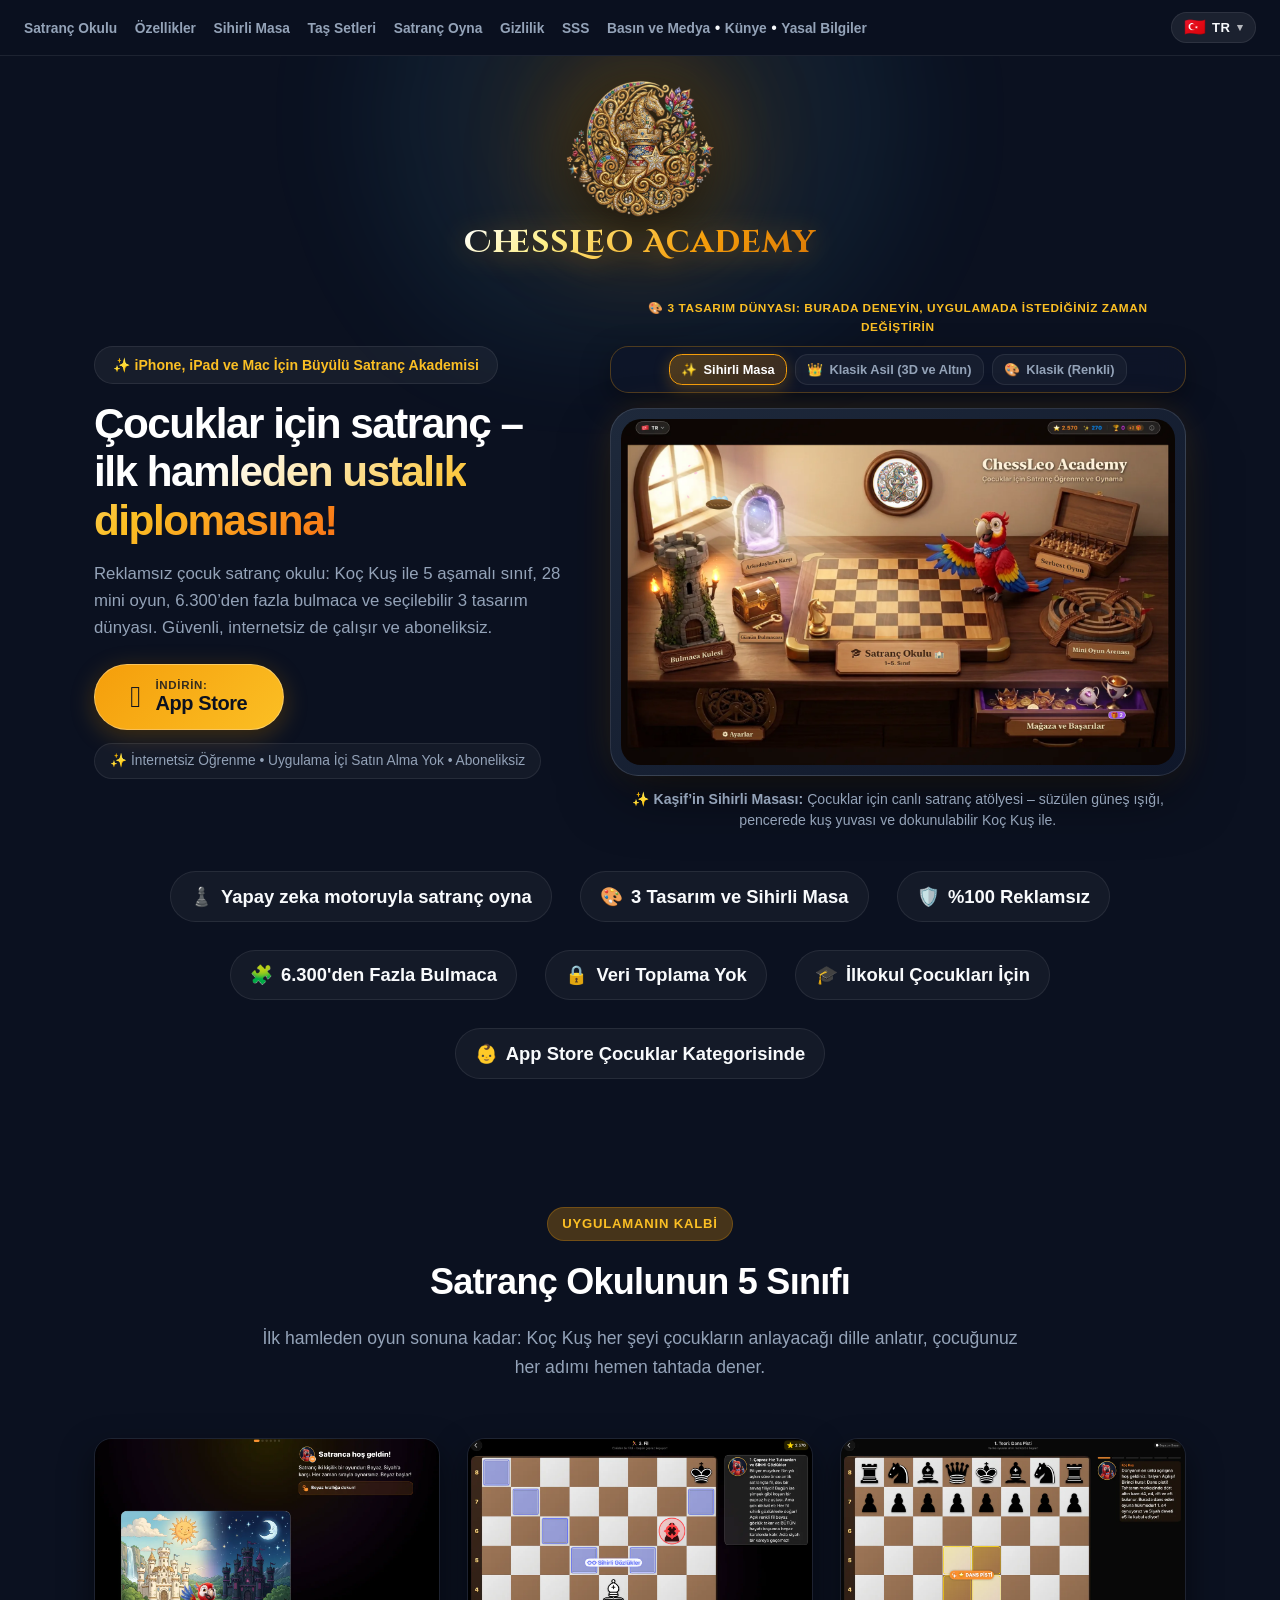
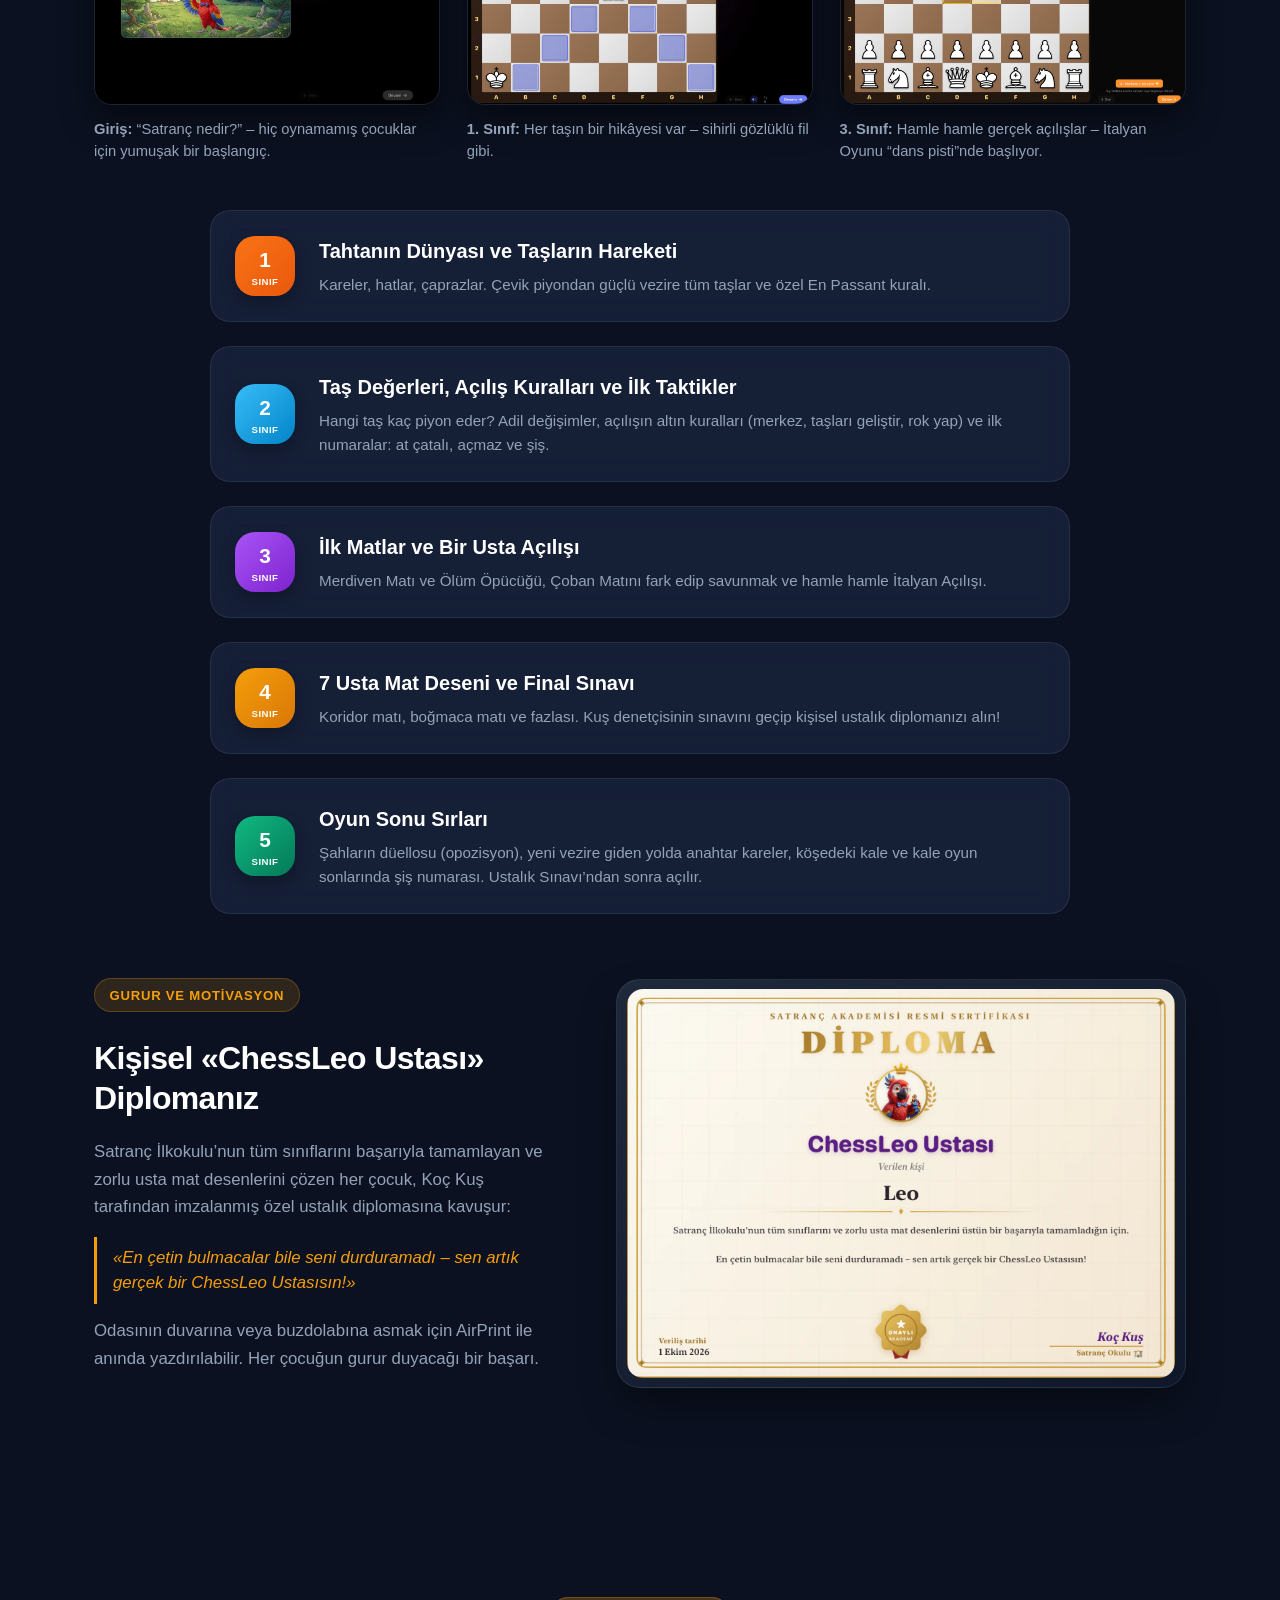
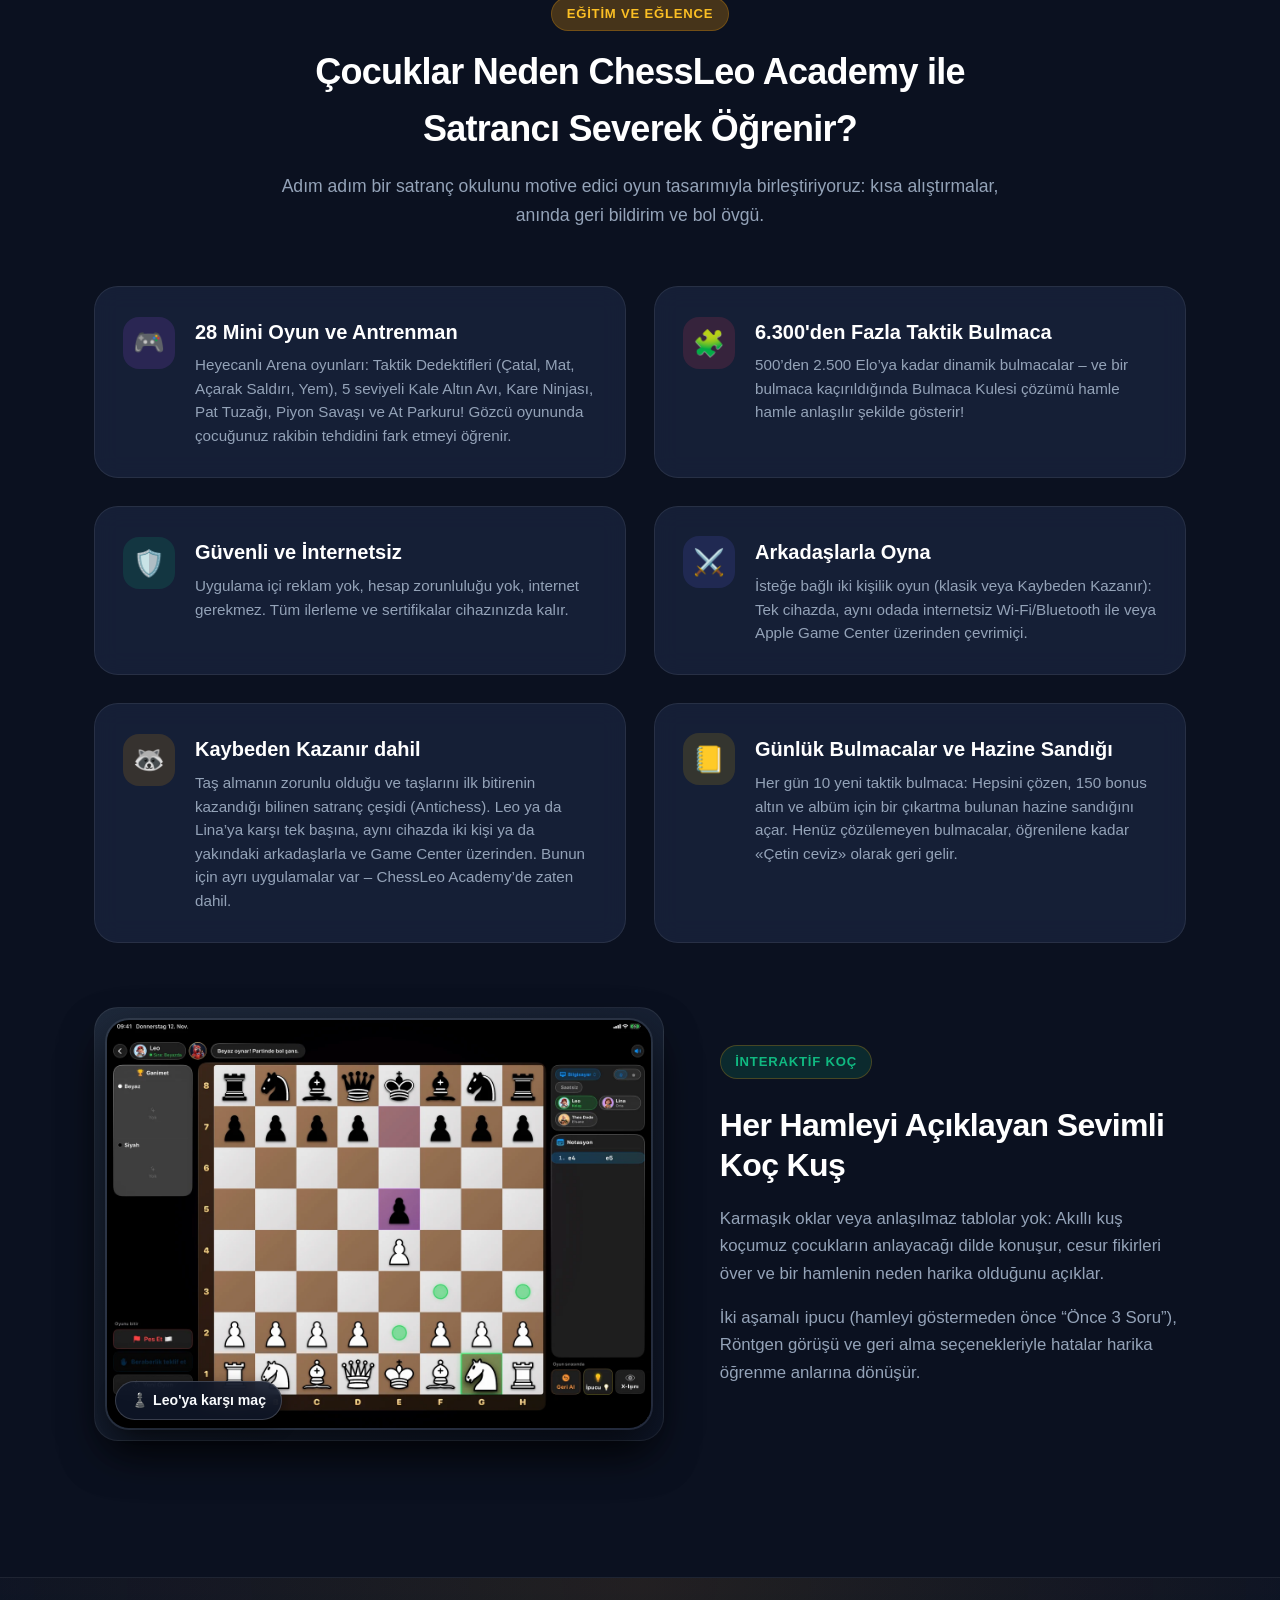
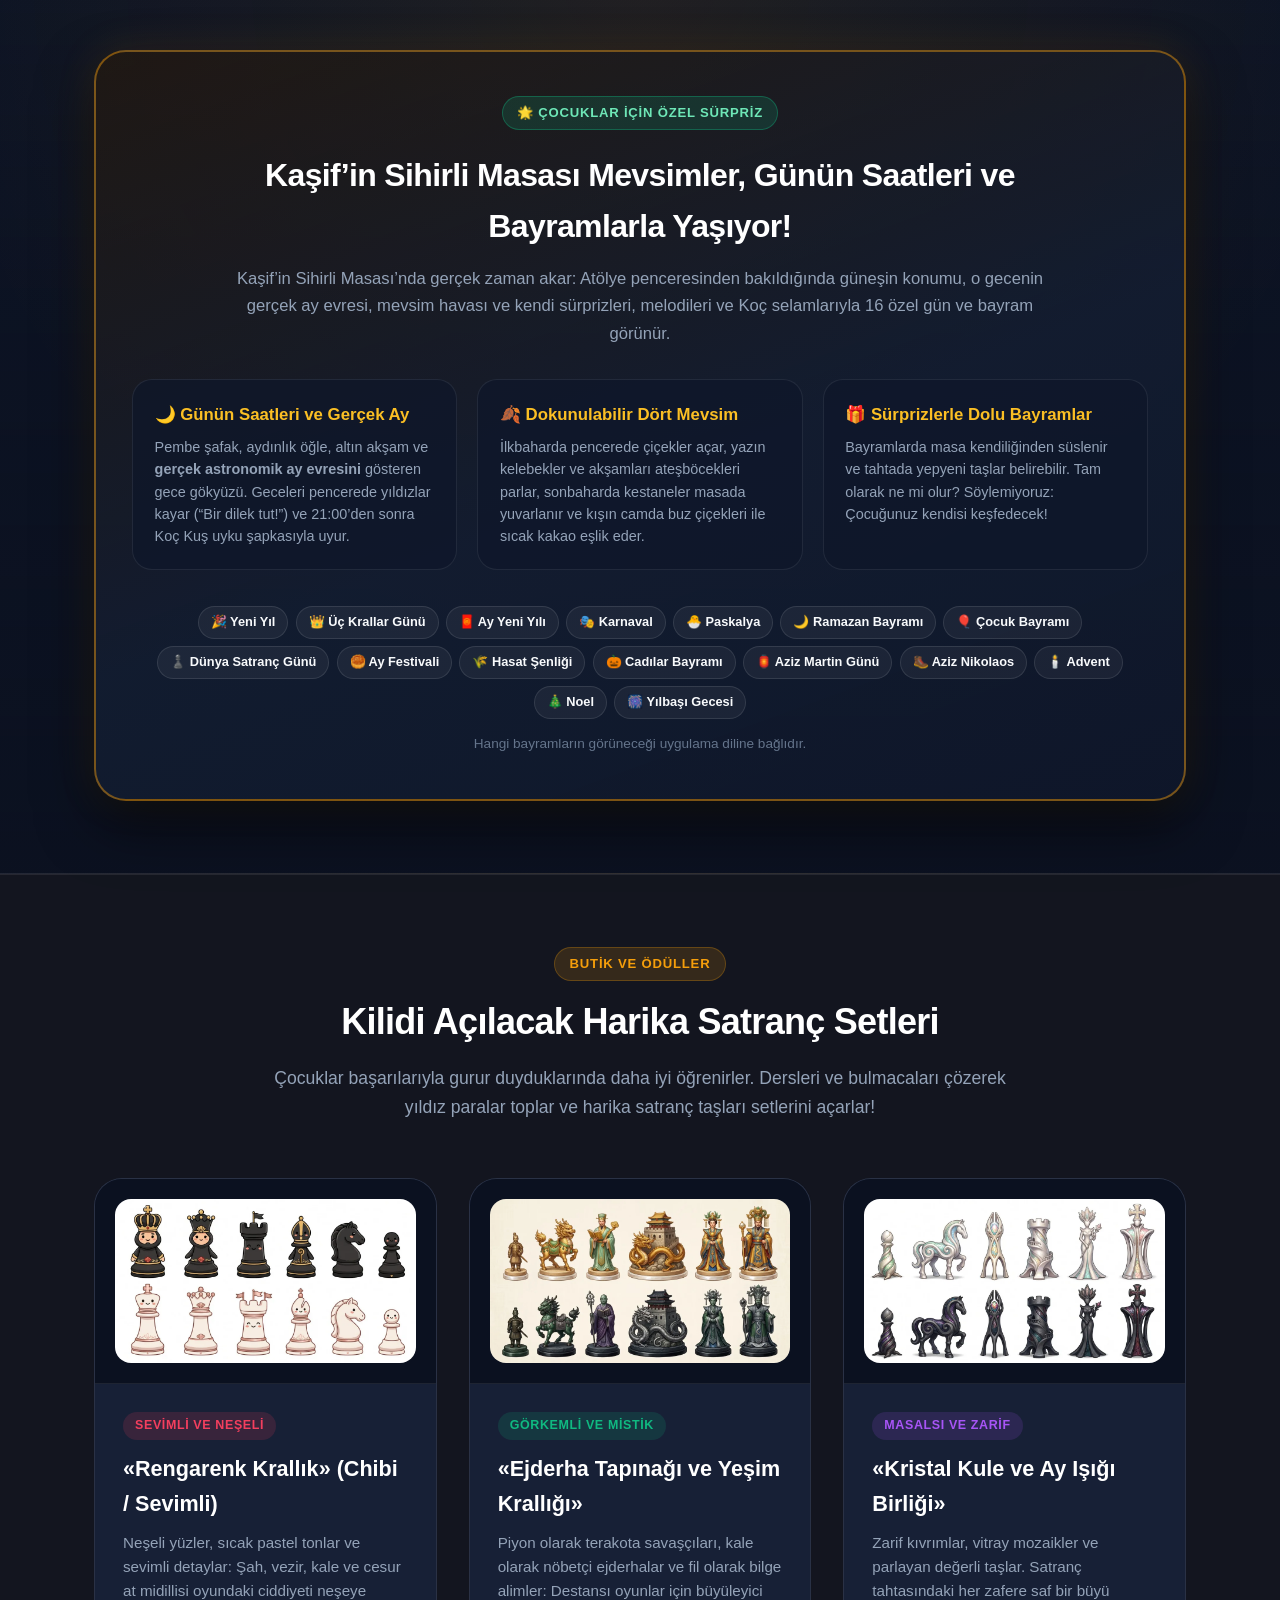
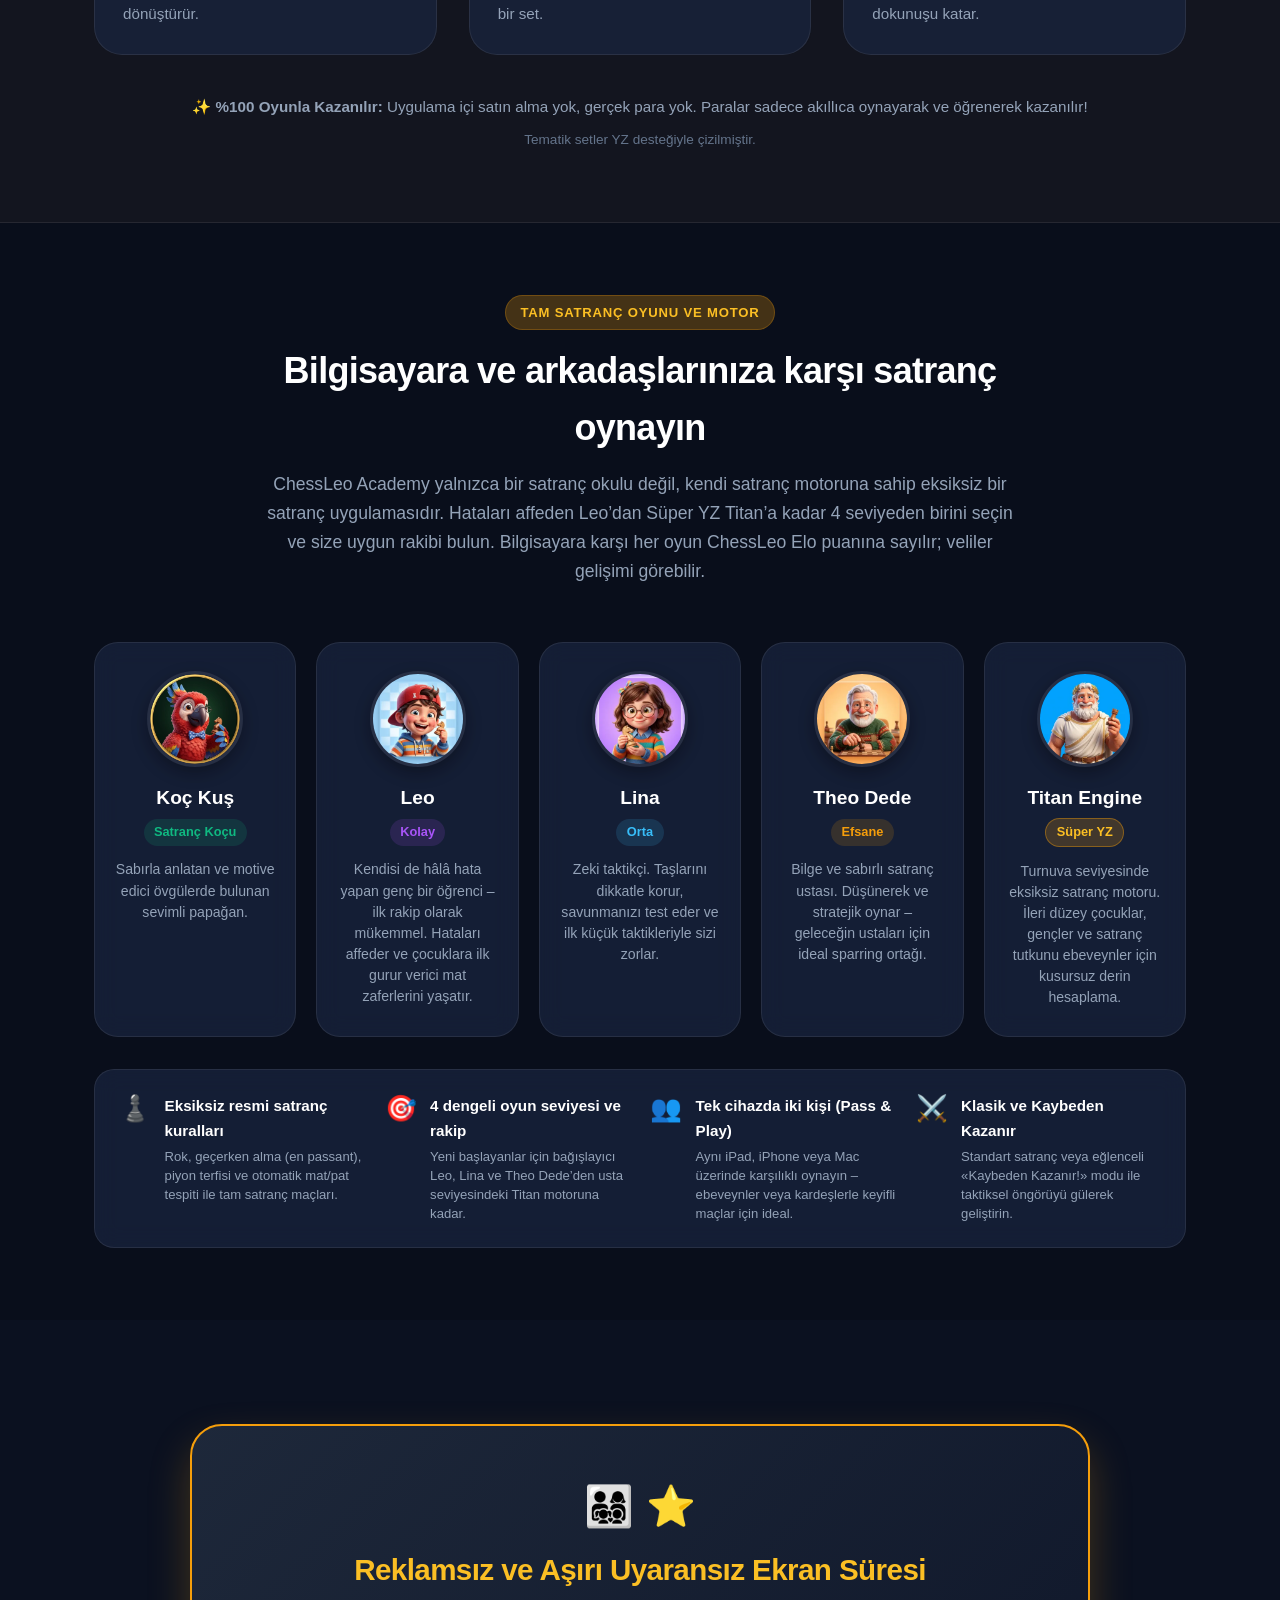
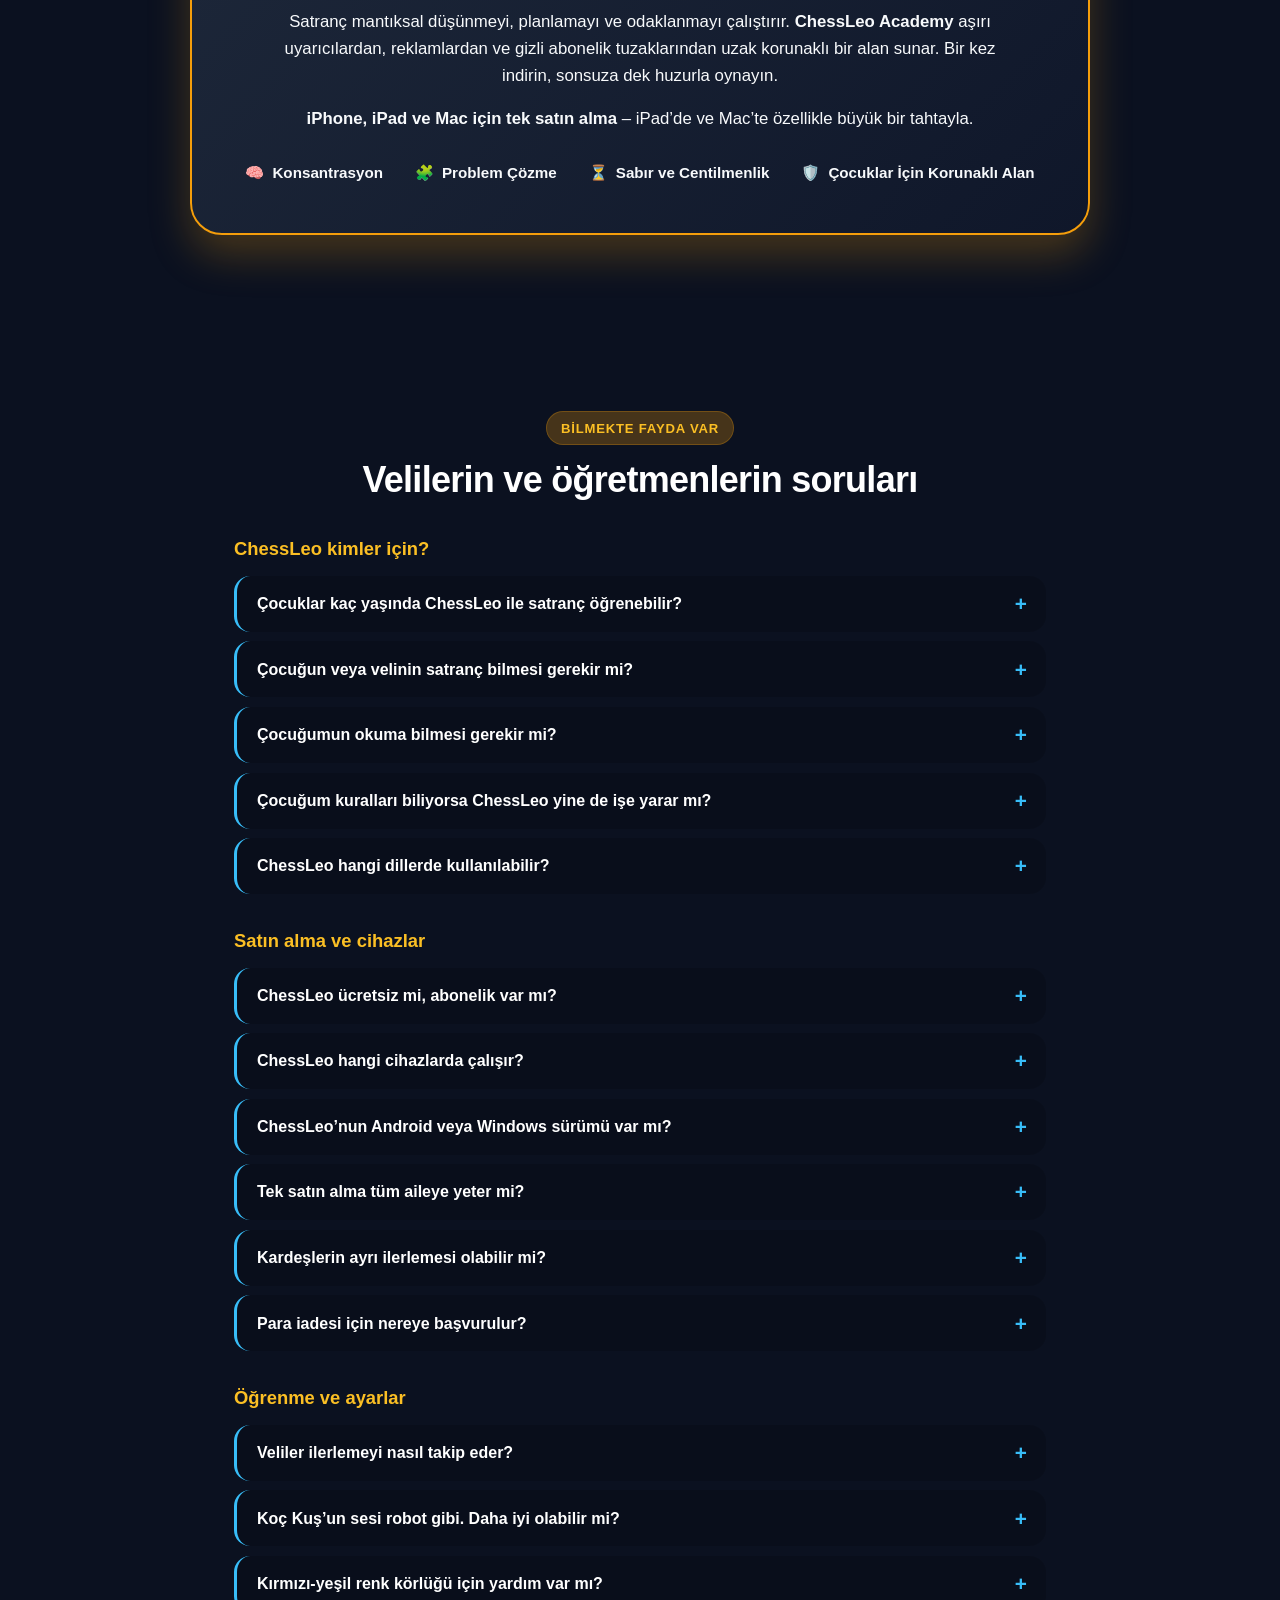
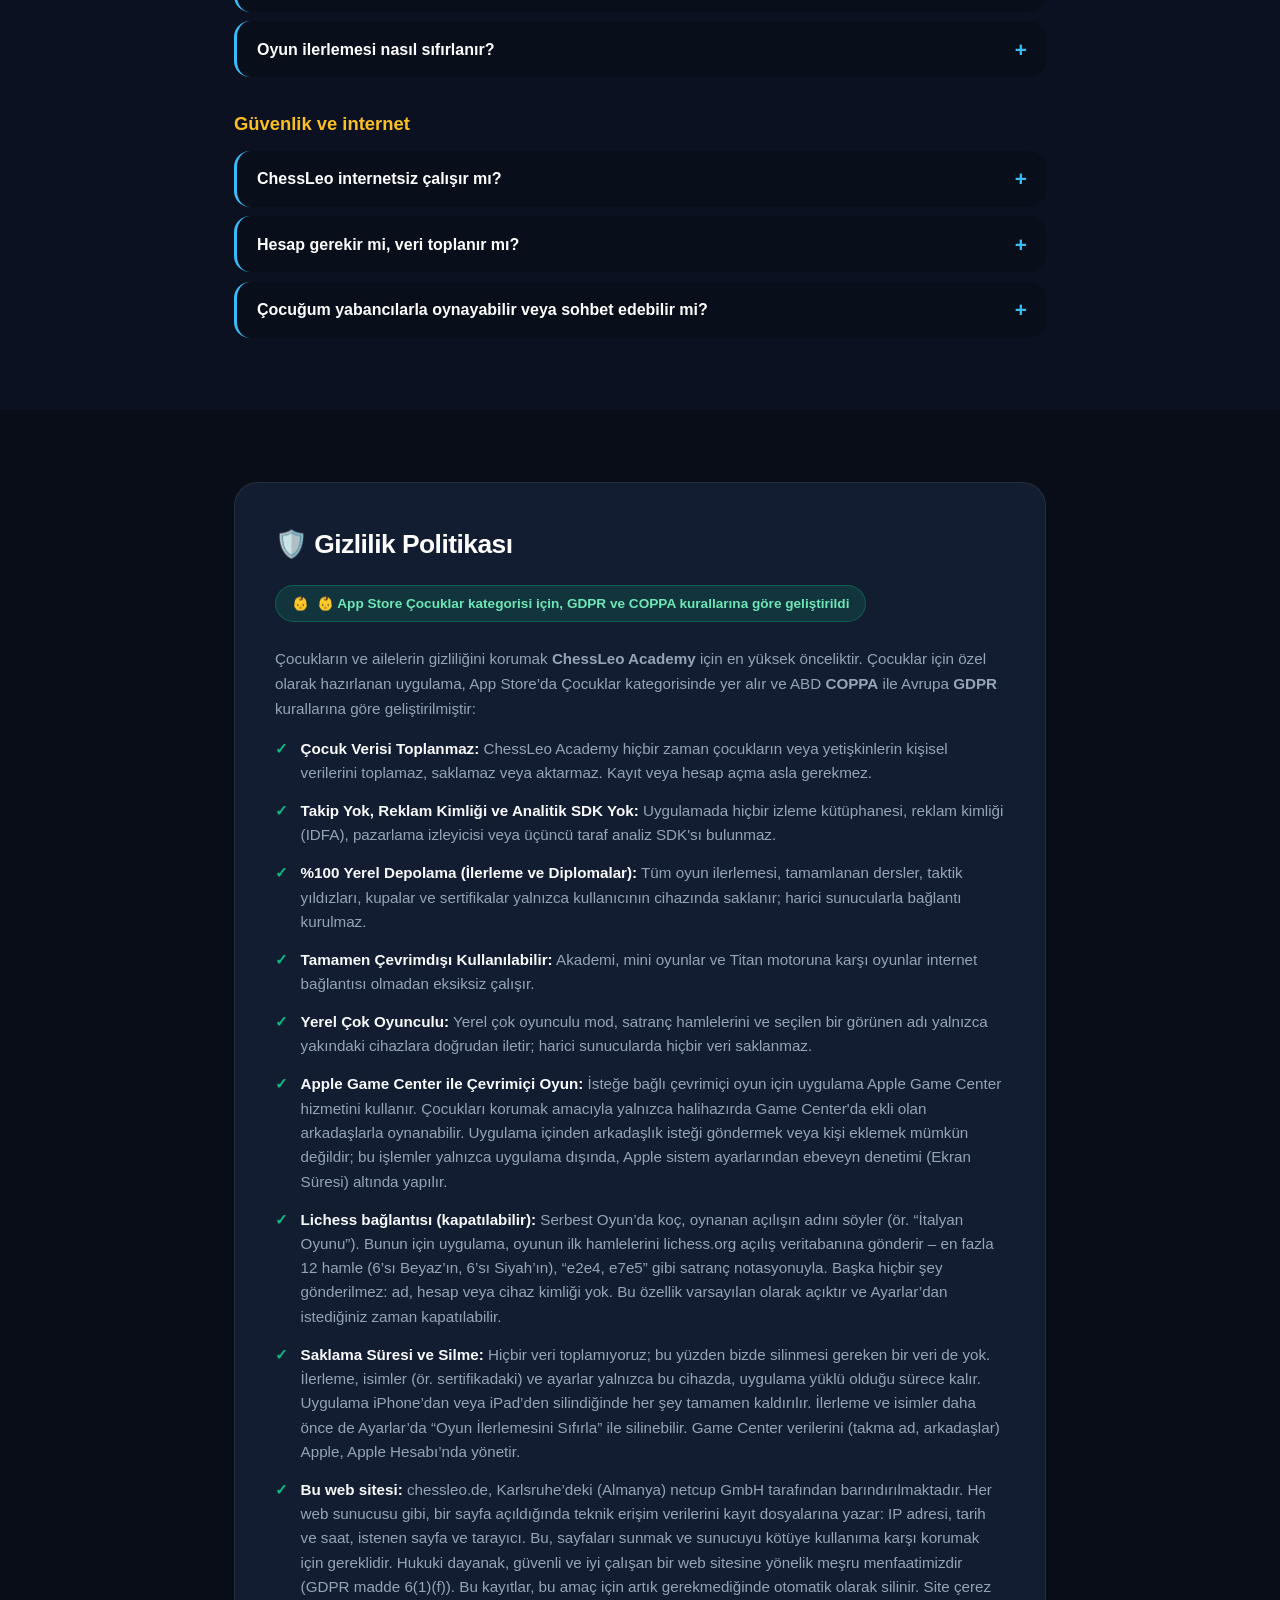
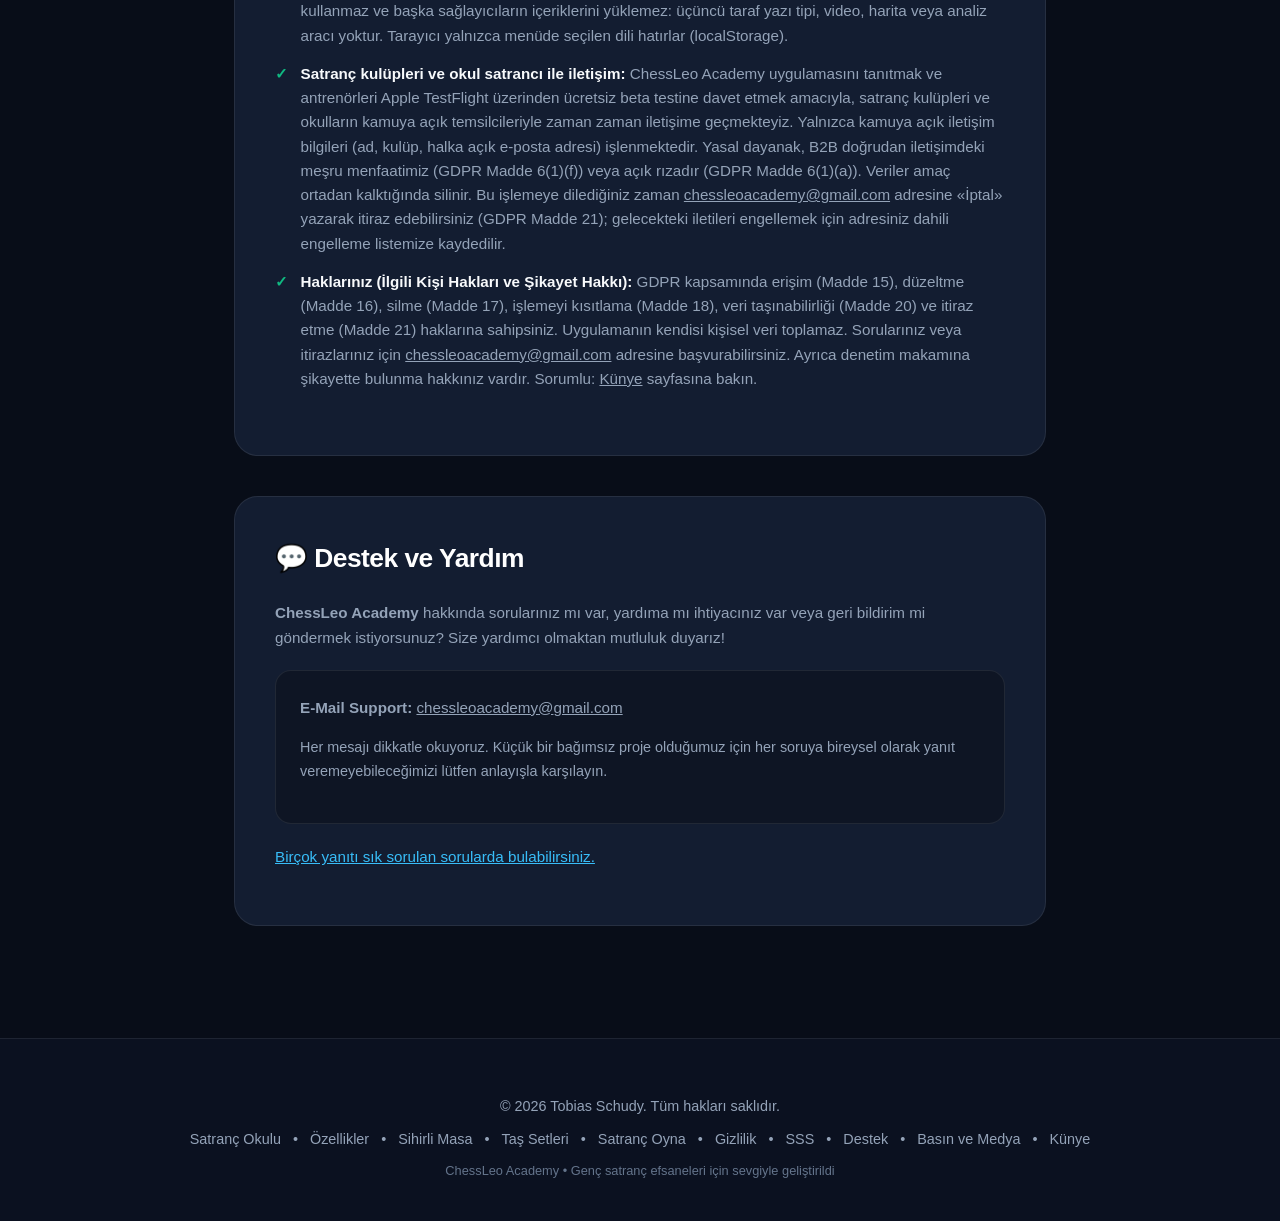
<file: tr/index.html>
<!DOCTYPE html>
<!-- Generated from /index.html by tools/build_languages.py. Edit index.html, not this file. -->
<html lang="tr" data-page-lang="tr" translate="no" class="notranslate">
<head>
  <meta charset="UTF-8">
  <!-- One address for the site: www.chessleo.de goes to chessleo.de -->
  <script>
    if (location.hostname === 'www.chessleo.de') {
      location.replace('https://chessleo.de' + location.pathname + location.search + location.hash);
    }
  </script>
  <meta name="viewport" content="width=device-width, initial-scale=1.0">
  <title>Çocuklar için satranç – ChessLeo, reklamsız uygulama</title>
  <meta name="robots" content="index, follow">
  <meta name="google" content="notranslate">
  <meta name="description" content="İlkokul çocukları için satranç: Koç Kuş’un sesli okuduğu 5 sınıf, 28 mini oyun, 6.300’den fazla bulmaca. Reklamsız, aboneliksiz. iPhone, iPad ve Mac.">

  <!-- Apple Smart App Banner (Safari auf iOS/iPadOS) -->
  <meta name="apple-itunes-app" content="app-id=6814943166, affiliate-data=ct=chessleo&amp;pt=129481811">

  <!-- Open Graph / Facebook / WhatsApp / iMessage -->
  <meta property="og:type" content="website">
  <meta property="og:site_name" content="ChessLeo Academy">
  <link rel="canonical" href="https://chessleo.de/tr/">
  <!-- SEO-LANG:BEGIN (generated by tools/build_languages.py, do not edit by hand) -->
  <link rel="alternate" hreflang="de" href="https://chessleo.de/">
  <link rel="alternate" hreflang="en" href="https://chessleo.de/en/">
  <link rel="alternate" hreflang="es" href="https://chessleo.de/es/">
  <link rel="alternate" hreflang="fr" href="https://chessleo.de/fr/">
  <link rel="alternate" hreflang="tr" href="https://chessleo.de/tr/">
  <link rel="alternate" hreflang="zh-Hans" href="https://chessleo.de/zh/">
  <link rel="alternate" hreflang="zh-Hant" href="https://chessleo.de/zh-hant/">
  <link rel="alternate" hreflang="x-default" href="https://chessleo.de/en/">
  <meta property="og:locale" content="tr_TR">
  <meta property="og:locale:alternate" content="de_DE">
  <meta property="og:locale:alternate" content="en_US">
  <meta property="og:locale:alternate" content="es_ES">
  <meta property="og:locale:alternate" content="fr_FR">
  <meta property="og:locale:alternate" content="zh_CN">
  <meta property="og:locale:alternate" content="zh_TW">
  <script type="application/ld+json">
  {
    "@context": "https://schema.org",
    "@type": "SoftwareApplication",
    "name": "ChessLeo Academy",
    "url": "https://chessleo.de/tr/",
    "inLanguage": "tr",
    "description": "İlkokul çocukları için satranç: Koç Kuş’un sesli okuduğu 5 sınıf, 28 mini oyun, 6.300’den fazla bulmaca. Reklamsız, aboneliksiz. iPhone, iPad ve Mac.",
    "applicationCategory": "EducationalApplication",
    "operatingSystem": "iOS, iPadOS, macOS",
    "image": "https://chessleo.de/assets/logo-artistic-square.jpg",
    "logo": "https://chessleo.de/assets/logo-artistic-square.jpg",
    "installUrl": "https://apps.apple.com/tr/app/id6814943166?l=tr",
    "author": {
      "@type": "Person",
      "name": "Tobias Schudy"
    },
    "publisher": {
      "@type": "Organization",
      "name": "ChessLeo Academy",
      "url": "https://chessleo.de/",
      "logo": {
        "@type": "ImageObject",
        "url": "https://chessleo.de/assets/logo-artistic-square.jpg",
        "width": 1024,
        "height": 1024
      }
    },
    "offers": [
      {
        "@type": "Offer",
        "price": "4.99",
        "priceCurrency": "EUR"
      },
      {
        "@type": "Offer",
        "price": "3.99",
        "priceCurrency": "USD"
      }
    ]
  }
  </script>
  <!-- SEO-LANG:END -->
  <meta property="og:url" content="https://chessleo.de/tr/">
  <meta property="og:title" content="Çocuklar için satranç – ChessLeo, reklamsız uygulama">
  <meta property="og:description" content="İlkokul çocukları için satranç: Koç Kuş’un sesli okuduğu 5 sınıf, 28 mini oyun, 6.300’den fazla bulmaca. Reklamsız, aboneliksiz. iPhone, iPad ve Mac.">
  <meta property="og:image" content="https://chessleo.de/assets/og-logo.jpg?v=20261101">
  <meta property="og:image:type" content="image/jpeg">
  <meta property="og:image:width" content="1200">
  <meta property="og:image:height" content="630">
  <meta property="og:image:alt" content="ChessLeo Academy Logo">

  <!-- Twitter Card -->
  <meta name="twitter:card" content="summary_large_image">
  <meta name="twitter:title" content="Çocuklar için satranç – ChessLeo, reklamsız uygulama">
  <meta name="twitter:description" content="İlkokul çocukları için satranç: Koç Kuş’un sesli okuduğu 5 sınıf, 28 mini oyun, 6.300’den fazla bulmaca. Reklamsız, aboneliksiz. iPhone, iPad ve Mac.">
  <meta name="twitter:image" content="https://chessleo.de/assets/og-logo.jpg?v=20261101">

  <!-- Favicon / Apple Touch Icon -->
  <link rel="icon" href="/favicon.ico" sizes="48x48">
  <link rel="icon" type="image/jpeg" href="/assets/logo-modern.jpg?v=1.6.0" sizes="512x512">
  <link rel="apple-touch-icon" href="/assets/logo-modern.jpg?v=1.6.0" sizes="512x512">

  <!-- Fonts, served from this site (no Google Fonts) -->
  <link href="/assets/fonts/fonts.css?v=20261107" rel="stylesheet">

  <style>
    :root {
      --bg: #0b1120;
      --bg-surface: #131d31;
      --card-bg: rgba(26, 38, 64, 0.7);
      --card-border: rgba(255, 255, 255, 0.08);
      --card-border-hover: rgba(245, 158, 11, 0.4);
      --text: #f8fafc;
      --text-muted: #94a3b8;
      --text-subtle: #64748b;
      --gold: #f59e0b;
      --gold-light: #fbbf24;
      --gold-glow: rgba(245, 158, 11, 0.25);
      --emerald: #10b981;
      --emerald-bg: rgba(16, 185, 129, 0.15);
      --accent: #38bdf8;
      --purple: #a855f7;
      --rose: #f43f5e;
      --nav-bg: rgba(11, 17, 32, 0.85);
    }

    * {
      box-sizing: border-box;
      margin: 0;
      padding: 0;
    }

    html {
      scroll-behavior: smooth;
    }

    body {
      font-family: -apple-system, BlinkMacSystemFont, "SF Pro Display", "SF Pro Text", "Segoe UI", Roboto, Helvetica, Arial, sans-serif;
      background-color: var(--bg);
      color: var(--text);
      line-height: 1.6;
      -webkit-font-smoothing: antialiased;
      overflow-x: hidden;
    }

    /* --- CONTAINER & UTILS --- */
    .container {
      max-width: 1140px;
      margin: 0 auto;
      padding: 0 1.5rem;
    }

    .section-header {
      text-align: center;
      max-width: 760px;
      margin: 0 auto 3.5rem;
    }

    .section-tag {
      display: inline-block;
      padding: 0.35rem 0.9rem;
      border-radius: 9999px;
      background: var(--gold-glow);
      color: var(--gold-light);
      font-size: 0.82rem;
      font-weight: 700;
      text-transform: uppercase;
      letter-spacing: 0.06em;
      margin-bottom: 0.75rem;
      border: 1px solid rgba(245, 158, 11, 0.25);
    }

    .section-title {
      font-size: 2.25rem;
      font-weight: 800;
      letter-spacing: -0.02em;
      margin-bottom: 0.85rem;
      color: #ffffff;
    }

    .section-desc {
      font-size: 1.1rem;
      color: var(--text-muted);
      line-height: 1.65;
    }

    /* --- STICKY NAV --- */
    .sticky-nav {
      position: sticky;
      top: 0;
      z-index: 100;
      background: var(--nav-bg);
      backdrop-filter: blur(16px);
      -webkit-backdrop-filter: blur(16px);
      border-bottom: 1px solid var(--card-border);
      transition: all 0.3s ease;
    }

    .nav-container {
      max-width: 1280px;
      margin: 0 auto;
      padding: 0.75rem 1.5rem;
      display: flex;
      align-items: center;
      justify-content: space-between;
      gap: 1rem;
    }

    .nav-links {
      display: flex;
      align-items: center;
      gap: 1.1rem;
      list-style: none;
      white-space: nowrap;
    }

    .nav-links a {
      text-decoration: none;
      color: var(--text-muted);
      font-size: 0.86rem;
      font-weight: 600;
      transition: color 0.2s ease;
      white-space: nowrap;
    }

    .nav-links a:hover {
      color: var(--gold);
    }

    .nav-actions {
      display: flex;
      align-items: center;
      gap: 0.75rem;
      flex-shrink: 0;
      margin-left: auto;
    }

    /* --- LANGUAGE DROPDOWN --- */
    .lang-dropdown {
      position: relative;
      display: inline-block;
    }

    .lang-dropdown-btn {
      display: inline-flex;
      align-items: center;
      gap: 0.4rem;
      background: rgba(255, 255, 255, 0.07);
      border: 1px solid var(--card-border);
      color: var(--text);
      padding: 0.35rem 0.75rem;
      border-radius: 9999px;
      font-size: 0.85rem;
      font-weight: 700;
      cursor: pointer;
      transition: all 0.2s ease;
      font-family: inherit;
    }

    .lang-dropdown-btn:hover,
    .lang-dropdown.open .lang-dropdown-btn {
      background: rgba(245, 158, 11, 0.15);
      border-color: rgba(245, 158, 11, 0.4);
      color: var(--gold-light);
      box-shadow: 0 2px 10px var(--gold-glow);
    }

    .lang-current-flag {
      font-size: 1.1rem;
      line-height: 1;
    }

    .lang-current-code {
      font-size: 0.82rem;
      letter-spacing: 0.04em;
    }

    .dropdown-chevron {
      font-size: 0.68rem;
      opacity: 0.7;
      transition: transform 0.2s ease;
    }

    .lang-dropdown.open .dropdown-chevron {
      transform: rotate(180deg);
    }

    .lang-dropdown-menu {
      position: absolute;
      top: calc(100% + 0.5rem);
      right: 0;
      min-width: 155px;
      background: rgba(19, 29, 49, 0.96);
      backdrop-filter: blur(20px);
      -webkit-backdrop-filter: blur(20px);
      border: 1px solid rgba(255, 255, 255, 0.12);
      border-radius: 1rem;
      padding: 0.4rem;
      box-shadow: 0 16px 36px rgba(0, 0, 0, 0.6), 0 0 20px rgba(245, 158, 11, 0.1);
      display: none;
      flex-direction: column;
      gap: 0.2rem;
      z-index: 250;
    }

    .lang-dropdown.open .lang-dropdown-menu {
      display: flex;
      animation: dropdownFadeIn 0.18s cubic-bezier(0.16, 1, 0.3, 1);
    }

    @keyframes dropdownFadeIn {
      from { opacity: 0; transform: translateY(-6px) scale(0.96); }
      to { opacity: 1; transform: translateY(0) scale(1); }
    }

    .lang-dropdown-item {
      display: flex;
      align-items: center;
      gap: 0.65rem;
      padding: 0.5rem 0.75rem;
      background: transparent;
      border: none;
      border-radius: 0.65rem;
      color: var(--text-muted);
      font-size: 0.88rem;
      font-weight: 500;
      cursor: pointer;
      width: 100%;
      text-align: left;
      text-decoration: none;
      transition: all 0.15s ease;
      font-family: inherit;
    }

    .lang-dropdown-item:hover {
      background: rgba(255, 255, 255, 0.08);
      color: #ffffff;
      transform: translateX(2px);
    }

    .lang-dropdown-item.active {
      background: rgba(245, 158, 11, 0.2);
      color: var(--gold-light);
      font-weight: 700;
      border: 1px solid rgba(245, 158, 11, 0.3);
    }

    .lang-flag {
      font-size: 1.15rem;
      line-height: 1;
    }

    .lang-name {
      flex: 1;
    }

    /* --- HERO DOWNLOAD CTA --- */
    .hero-cta-wrap {
      display: flex;
      flex-direction: column;
      align-items: flex-start;
      gap: 0.85rem;
      position: relative;
      z-index: 2;
    }

    .btn-hero-appstore {
      display: inline-flex;
      align-items: center;
      gap: 0.9rem;
      background: linear-gradient(135deg, var(--gold), var(--gold-light));
      color: #0b1120;
      padding: 0.85rem 2.2rem;
      border-radius: 9999px;
      text-decoration: none;
      box-shadow: 0 6px 25px var(--gold-glow), 0 2px 10px rgba(0, 0, 0, 0.4);
      transition: all 0.25s cubic-bezier(0.16, 1, 0.3, 1);
      border: 1px solid rgba(255, 255, 255, 0.3);
    }

    .btn-hero-appstore:hover {
      transform: translateY(-3px) scale(1.02);
      box-shadow: 0 10px 32px rgba(245, 158, 11, 0.5), 0 4px 14px rgba(0, 0, 0, 0.5);
      color: #000000;
    }

    .btn-hero-apple {
      font-size: 1.85rem;
      line-height: 1;
      display: flex;
      align-items: center;
    }

    .btn-hero-text {
      display: flex;
      flex-direction: column;
      align-items: flex-start;
      text-align: left;
      line-height: 1.15;
    }

    .btn-hero-sub {
      font-size: 0.72rem;
      font-weight: 700;
      text-transform: uppercase;
      letter-spacing: 0.06em;
      opacity: 0.82;
    }

    .btn-hero-main {
      font-size: 1.25rem;
      font-weight: 900;
      letter-spacing: -0.02em;
    }

    .hero-cta-hint {
      font-size: 0.86rem;
      color: var(--text-muted);
      display: inline-flex;
      align-items: center;
      gap: 0.5rem;
      background: rgba(255, 255, 255, 0.04);
      border: 1px solid var(--card-border);
      padding: 0.35rem 0.95rem;
      border-radius: 9999px;
    }

    /* --- BLACK WEEK 2026: card above the App Store button, shown only by the script next to it.
       Remove card, script, these styles and the promo_* i18n keys after 1 December 2026. --- */
    .promo-card {
      display: flex;
      flex-direction: column;
      width: 100%;
      max-width: 480px;
      border-radius: 1rem;
      overflow: hidden;
      background: linear-gradient(100deg, rgba(245, 158, 11, 0.18), rgba(251, 191, 36, 0.06) 55%, rgba(245, 158, 11, 0.16));
      border: 1px solid rgba(251, 191, 36, 0.45);
      box-shadow: 0 6px 22px rgba(245, 158, 11, 0.12);
      color: var(--text);
      text-decoration: none;
      text-align: left;
      transition: transform 0.2s ease, border-color 0.2s ease, box-shadow 0.2s ease;
    }

    .promo-card[hidden] {
      display: none;
    }

    .promo-card:hover {
      transform: translateY(-2px);
      border-color: var(--gold-light);
      box-shadow: 0 10px 28px rgba(245, 158, 11, 0.22);
    }

    .promo-pic {
      display: block;
      width: 100%;
      height: auto;
      border-bottom: 1px solid rgba(251, 191, 36, 0.35);
    }

    .promo-row {
      display: flex;
      align-items: center;
      gap: 0.85rem;
      padding: 0.65rem 1rem;
    }

    .promo-body {
      display: flex;
      flex-direction: column;
      gap: 0.15rem;
      min-width: 0;
    }

    .promo-title {
      font-size: 1.02rem;
      font-weight: 800;
      line-height: 1.25;
    }

    .promo-title b {
      color: var(--gold-light);
    }

    .promo-title s {
      color: var(--text-muted);
      font-weight: 600;
    }

    .promo-sub {
      font-size: 0.8rem;
      color: var(--text-muted);
      line-height: 1.35;
    }

    .promo-go {
      flex: none;
      margin-left: auto;
      color: var(--gold-light);
      font-size: 1.25rem;
      font-weight: 800;
    }

    /* --- MENU BUTTON (narrow windows only, see RESPONSIVE) --- */
    .nav-menu-btn {
      display: none;
      align-items: center;
      gap: 0.55rem;
      background: rgba(255, 255, 255, 0.07);
      border: 1px solid var(--card-border);
      color: var(--text);
      padding: 0.35rem 0.85rem 0.35rem 0.75rem;
      border-radius: 9999px;
      font-size: 0.85rem;
      font-weight: 700;
      font-family: inherit;
      cursor: pointer;
      white-space: nowrap;
      flex-shrink: 0;
      transition: all 0.2s ease;
    }

    .nav-menu-btn:hover,
    .sticky-nav.menu-open .nav-menu-btn {
      background: rgba(245, 158, 11, 0.15);
      border-color: rgba(245, 158, 11, 0.4);
      color: var(--gold-light);
      box-shadow: 0 2px 10px var(--gold-glow);
    }

    .nav-menu-icon {
      position: relative;
      width: 16px;
      height: 12px;
      flex-shrink: 0;
    }

    .nav-menu-icon span {
      position: absolute;
      left: 0;
      width: 100%;
      height: 2px;
      border-radius: 2px;
      background: currentColor;
      transition: transform 0.2s ease, opacity 0.2s ease;
    }

    .nav-menu-icon span:nth-child(1) { top: 0; }
    .nav-menu-icon span:nth-child(2) { top: 5px; }
    .nav-menu-icon span:nth-child(3) { top: 10px; }

    .sticky-nav.menu-open .nav-menu-icon span:nth-child(1) { transform: translateY(5px) rotate(45deg); }
    .sticky-nav.menu-open .nav-menu-icon span:nth-child(2) { opacity: 0; }
    .sticky-nav.menu-open .nav-menu-icon span:nth-child(3) { transform: translateY(-5px) rotate(-45deg); }

    /* --- HERO SECTION --- */
    .hero {
      position: relative;
      padding: 1.5rem 0 2rem;
      text-align: center;
      overflow: hidden;
    }

    /* Text links, App-Bild rechts: So steht das Bild schon auf dem ersten Bildschirm. */
    .hero-layout {
      display: grid;
      grid-template-columns: minmax(0, 0.9fr) minmax(0, 1.1fr);
      gap: 2.75rem;
      align-items: center;
      text-align: left;
      margin-bottom: 2.5rem;
    }

    .hero::before {
      content: "";
      position: absolute;
      top: -15%;
      left: 50%;
      transform: translateX(-50%);
      width: 750px;
      height: 450px;
      background: radial-gradient(circle, rgba(245, 158, 11, 0.12) 0%, rgba(56, 189, 248, 0.08) 50%, transparent 70%);
      filter: blur(50px);
      z-index: -1;
      pointer-events: none;
    }

    .hero-badge {
      display: inline-flex;
      align-items: center;
      gap: 0.5rem;
      background: rgba(255, 255, 255, 0.05);
      border: 1px solid var(--card-border);
      padding: 0.4rem 1.1rem;
      border-radius: 9999px;
      font-size: 0.88rem;
      font-weight: 600;
      color: var(--gold-light);
      margin-bottom: 1rem;
    }

    .hero-logo-box {
      display: flex;
      flex-direction: column;
      align-items: center;
      gap: 0.45rem;
      margin-bottom: 2rem;
      position: relative;
    }

    .hero-logo-img {
      width: 148px;
      height: auto;
      filter: drop-shadow(0 14px 28px rgba(0, 0, 0, 0.75)) drop-shadow(0 0 50px rgba(245, 158, 11, 0.4));
      transition: transform 0.4s cubic-bezier(0.16, 1, 0.3, 1), filter 0.4s ease;
    }

    .hero-logo-img:hover {
      transform: translateY(-4px) scale(1.03);
      filter: drop-shadow(0 22px 38px rgba(0, 0, 0, 0.85)) drop-shadow(0 0 70px rgba(245, 158, 11, 0.6));
    }

    .hero-logo-title {
      font-family: 'Cinzel Decorative', 'Cinzel', -apple-system, BlinkMacSystemFont, "SF Pro Rounded", "Segoe UI", serif;
      font-size: clamp(1.45rem, 2.5vw, 1.95rem);
      font-weight: 700;
      letter-spacing: 0.035em;
      background: linear-gradient(135deg, #ffffff 0%, #fef08a 25%, #f59e0b 65%, #d97706 100%);
      -webkit-background-clip: text;
      -webkit-text-fill-color: transparent;
      filter: drop-shadow(0 3px 14px rgba(245, 158, 11, 0.45));
      line-height: 1.2;
      white-space: nowrap;
    }

    .hero-bird {
      font-size: 3rem;
      display: inline-block;
      margin-bottom: 0.5rem;
      animation: floatBird 3.5s ease-in-out infinite;
    }

    @keyframes floatBird {
      0%, 100% { transform: translateY(0px) rotate(0deg); }
      50% { transform: translateY(-7px) rotate(3deg); }
    }

    .hero-title {
      font-size: clamp(2.1rem, 3.3vw, 2.7rem);
      font-weight: 900;
      letter-spacing: -0.035em;
      line-height: 1.15;
      margin-bottom: 1rem;
      color: #ffffff;
    }

    .hero-title .gradient-text {
      background: linear-gradient(135deg, #ffffff 20%, var(--gold-light) 65%, #f97316 100%);
      -webkit-background-clip: text;
      -webkit-text-fill-color: transparent;
    }

    .hero-subline {
      font-size: 1.05rem;
      color: var(--text-muted);
      margin: 0 0 1.4rem;
      line-height: 1.6;
    }

    /* --- MOCKUP DISPLAY --- */
    .mockup-wrapper {
      position: relative;
      margin-top: 0.9rem;
    }

    .mockup-frame {
      background: linear-gradient(145deg, #1e293b, #0f172a);
      border-radius: 1.75rem;
      padding: 0.65rem;
      box-shadow: 0 25px 60px -12px rgba(0, 0, 0, 0.6), 0 0 40px -10px var(--gold-glow);
      border: 1px solid rgba(255, 255, 255, 0.12);
    }

    .mockup-frame img {
      width: 100%;
      height: auto;
      border-radius: 1.25rem;
      display: block;
    }

    /* --- TRUST BADGES BAR --- */
    .trust-bar {
      display: flex;
      flex-wrap: wrap;
      justify-content: center;
      gap: 1.75rem;
      margin-bottom: 1.5rem;
    }

    .trust-badge {
      display: flex;
      align-items: center;
      gap: 0.5rem;
      background: rgba(255, 255, 255, 0.04);
      border: 1px solid var(--card-border);
      padding: 0.6rem 1.2rem;
      border-radius: 9999px;
      font-size: 0.9rem;
      font-weight: 600;
      color: var(--text);
    }

    .trust-badge span {
      font-size: 1.15rem;
    }

    /* --- FEATURE CARDS --- */
    section {
      padding: 4.5rem 0;
      position: relative;
    }

    .feature-grid {
      display: grid;
      grid-template-columns: repeat(auto-fit, minmax(260px, 1fr));
      gap: 1.75rem;
      margin-bottom: 3.5rem;
    }

    .feature-card {
      background: var(--card-bg);
      border: 1px solid var(--card-border);
      border-radius: 1.5rem;
      padding: 1.85rem 1.75rem;
      transition: all 0.3s cubic-bezier(0.16, 1, 0.3, 1);
      backdrop-filter: blur(12px);
      display: flex;
      align-items: flex-start;
      gap: 1.25rem;
    }

    .feature-card:hover {
      transform: translateY(-5px);
      border-color: var(--card-border-hover);
      box-shadow: 0 15px 30px -10px var(--gold-glow);
    }

    .card-icon-wrap {
      width: 52px;
      height: 52px;
      border-radius: 1rem;
      display: flex;
      align-items: center;
      justify-content: center;
      font-size: 1.6rem;
      flex-shrink: 0;
      margin-bottom: 0;
    }

    .feature-card-body {
      flex: 1;
      min-width: 0;
    }

    .feature-card h3 {
      font-size: 1.25rem;
      font-weight: 800;
      margin-top: 0.15rem;
      margin-bottom: 0.55rem;
      color: #ffffff;
      line-height: 1.3;
    }

    .feature-card p {
      color: var(--text-muted);
      font-size: 0.95rem;
      line-height: 1.55;
      margin: 0;
    }

    /* --- SPLIT SHOWCASE SECTIONS --- */
    .showcase-split {
      display: grid;
      grid-template-columns: 1.1fr 0.9fr;
      gap: 3.5rem;
      align-items: center;
      margin: 4rem 0;
    }

    .showcase-img-wrap {
      background: linear-gradient(145deg, #1e293b, #0f172a);
      border-radius: 1.5rem;
      padding: 0.6rem;
      box-shadow: 0 20px 40px -10px rgba(0,0,0,0.5);
      border: 1px solid var(--card-border);
    }

    .showcase-img-wrap img {
      width: 100%;
      height: auto;
      border-radius: 1rem;
      display: block;
    }

    .showcase-content h3 {
      font-size: 2rem;
      font-weight: 800;
      letter-spacing: -0.02em;
      margin: 0.85rem 0 1.25rem;
      color: #ffffff;
      line-height: 1.25;
    }

    .showcase-content p {
      color: var(--text-muted);
      font-size: 1.05rem;
      line-height: 1.65;
      margin-bottom: 1rem;
    }

    /* --- PIECE SETS SHOWCASE --- */
    .pieces-grid {
      display: grid;
      grid-template-columns: repeat(auto-fit, minmax(min(100%, 320px), 1fr));
      gap: 2rem;
    }

    .piece-card {
      background: var(--card-bg);
      border: 1px solid var(--card-border);
      border-radius: 1.75rem;
      overflow: hidden;
      transition: all 0.35s cubic-bezier(0.16, 1, 0.3, 1);
      backdrop-filter: blur(12px);
      display: flex;
      flex-direction: column;
    }

    .piece-card:hover {
      transform: translateY(-6px);
      border-color: var(--card-border-hover);
      box-shadow: 0 20px 40px -10px var(--gold-glow);
    }

    .piece-img-box {
      background: #0b1120;
      padding: 1.25rem;
      border-bottom: 1px solid var(--card-border);
      overflow: hidden;
    }

    .piece-img-box img {
      width: 100%;
      height: auto;
      display: block;
      border-radius: 1rem;
      transition: transform 0.4s ease;
    }

    .piece-card:hover .piece-img-box img {
      transform: scale(1.03);
    }

    .piece-info {
      padding: 1.75rem;
      flex: 1;
      display: flex;
      flex-direction: column;
    }

    .piece-tag {
      display: inline-block;
      align-self: flex-start;
      padding: 0.25rem 0.75rem;
      border-radius: 9999px;
      font-size: 0.78rem;
      font-weight: 700;
      text-transform: uppercase;
      letter-spacing: 0.05em;
      margin-bottom: 0.75rem;
    }

    .piece-info h3 {
      font-size: 1.35rem;
      font-weight: 800;
      margin-bottom: 0.65rem;
      color: #ffffff;
    }

    .piece-info p {
      color: var(--text-muted);
      font-size: 0.95rem;
      line-height: 1.55;
    }

    /* --- CHARACTERS GRID --- */
    .characters-grid {
      display: grid;
      grid-template-columns: repeat(auto-fit, minmax(190px, 1fr));
      gap: 1.25rem;
    }

    @media (min-width: 1024px) {
      .characters-grid {
        grid-template-columns: repeat(5, 1fr);
      }
    }

    .char-card {
      background: var(--card-bg);
      border: 1px solid var(--card-border);
      border-radius: 1.5rem;
      padding: 1.75rem 1.25rem;
      text-align: center;
      transition: all 0.3s ease;
      backdrop-filter: blur(12px);
    }

    .char-card:hover {
      transform: translateY(-4px);
      border-color: var(--card-border-hover);
      box-shadow: 0 15px 30px -10px var(--gold-glow);
    }

    .char-avatar-img {
      width: 96px;
      height: 96px;
      border-radius: 50%;
      object-fit: cover;
      margin: 0 auto 1rem;
      border: 3px solid var(--card-border);
      box-shadow: 0 6px 16px rgba(0,0,0,0.3);
      display: block;
    }

    .char-card:hover .char-avatar-img {
      border-color: var(--gold);
    }

    .char-name {
      font-size: 1.2rem;
      font-weight: 800;
      margin-bottom: 0.25rem;
      color: #ffffff;
    }

    .char-role {
      display: inline-block;
      font-size: 0.8rem;
      font-weight: 700;
      padding: 0.2rem 0.65rem;
      border-radius: 9999px;
      margin-bottom: 0.85rem;
    }

    .char-card p {
      color: var(--text-muted);
      font-size: 0.88rem;
      line-height: 1.5;
    }

    /* --- ENGINE & GAME FEATURES BAR --- */
    .engine-features-bar {
      margin-top: 2rem;
      display: grid;
      grid-template-columns: repeat(auto-fit, minmax(240px, 1fr));
      gap: 1.25rem;
      background: var(--card-bg);
      border: 1px solid var(--card-border);
      border-radius: 1.25rem;
      padding: 1.5rem;
      backdrop-filter: blur(12px);
    }

    .engine-feature-item {
      display: flex;
      align-items: flex-start;
      gap: 0.85rem;
    }

    .engine-feat-icon {
      font-size: 1.6rem;
      line-height: 1;
      flex-shrink: 0;
      margin-top: 0.1rem;
    }

    .engine-feature-item strong {
      display: block;
      color: #fff;
      font-size: 0.95rem;
      margin-bottom: 0.25rem;
    }

    .engine-feature-item p {
      color: var(--text-muted);
      font-size: 0.82rem;
      line-height: 1.45;
      margin: 0;
    }

    /* --- CURRICULUM TIMELINE --- */
    .curriculum-timeline {
      display: flex;
      flex-direction: column;
      gap: 1.5rem;
      max-width: 860px;
      margin: 0 auto;
    }

    .grade-row {
      display: flex;
      gap: 1.5rem;
      background: var(--card-bg);
      border: 1px solid var(--card-border);
      border-radius: 1.25rem;
      padding: 1.5rem;
      align-items: center;
      backdrop-filter: blur(12px);
      transition: all 0.25s ease;
    }

    .grade-row:hover {
      border-color: var(--gold);
      transform: translateX(4px);
    }

    .grade-badge {
      width: 60px;
      height: 60px;
      border-radius: 1.25rem;
      display: flex;
      flex-direction: column;
      align-items: center;
      justify-content: center;
      font-weight: 900;
      font-size: 1.3rem;
      color: #ffffff;
      flex-shrink: 0;
      box-shadow: 0 6px 15px rgba(0,0,0,0.25);
    }

    .grade-badge small {
      font-size: 0.6rem;
      font-weight: 700;
      text-transform: uppercase;
      letter-spacing: 0.05em;
      margin-top: -3px;
    }

    .grade-info h4 {
      font-size: 1.25rem;
      font-weight: 800;
      margin-bottom: 0.35rem;
      color: #ffffff;
    }

    .grade-info p {
      color: var(--text-muted);
      font-size: 0.95rem;
    }

    /* --- PARENT TRUST BANNER --- */
    .parent-trust-box {
      background: linear-gradient(135deg, rgba(30, 41, 59, 0.95), rgba(15, 23, 42, 0.95));
      border: 2px solid var(--gold);
      border-radius: 2rem;
      padding: 3rem 2.5rem;
      box-shadow: 0 20px 40px var(--gold-glow);
      text-align: center;
      max-width: 900px;
      margin: 2rem auto;
      position: relative;
    }

    .parent-trust-box h3 {
      font-size: 1.85rem;
      font-weight: 900;
      margin-bottom: 1rem;
      letter-spacing: -0.02em;
      color: var(--gold-light);
    }

    .parent-trust-box p {
      color: var(--text);
      font-size: 1.05rem;
      max-width: 740px;
      margin: 0 auto 1.75rem;
    }
    /* „Ein Kauf für iPhone, iPad & Mac" direkt unter dem Text der Eltern-Box */
    .parent-trust-box p.parent-devices {
      margin-top: -0.75rem;
    }

    .parent-pillars {
      display: flex;
      justify-content: center;
      gap: 2rem;
      flex-wrap: wrap;
    }

    .pillar {
      display: flex;
      align-items: center;
      gap: 0.5rem;
      font-weight: 700;
      font-size: 0.95rem;
    }

    /* --- LEGAL & STORE MANDATORY SECTIONS --- */
    .legal-container {
      max-width: 860px;
      margin: 0 auto;
    }

    .legal-card {
      background: var(--bg-surface);
      border: 1px solid var(--card-border);
      border-radius: 1.5rem;
      padding: 2.5rem;
      margin-bottom: 2.5rem;
    }

    .legal-card h2 {
      font-size: 1.65rem;
      font-weight: 800;
      margin-bottom: 1.25rem;
      letter-spacing: -0.02em;
      color: #ffffff;
      display: flex;
      align-items: center;
      gap: 0.6rem;
    }

    .legal-card h3 {
      font-size: 1.2rem;
      font-weight: 700;
      margin: 1.75rem 0 0.85rem;
      color: var(--gold-light);
    }

    .legal-card p {
      color: var(--text-muted);
      font-size: 0.95rem;
      margin-bottom: 1rem;
      line-height: 1.65;
    }

    .legal-card ul {
      list-style-type: none;
      margin: 1rem 0 1.5rem;
    }

    .legal-card li {
      position: relative;
      padding-left: 1.6rem;
      margin-bottom: 0.85rem;
      color: var(--text-muted);
      font-size: 0.95rem;
      line-height: 1.6;
    }

    .legal-card li strong {
      color: var(--text);
    }

    .legal-card li::before {
      content: "✓";
      position: absolute;
      left: 0;
      color: var(--emerald);
      font-weight: 800;
    }

    .badge-kids {
      display: inline-flex;
      align-items: center;
      gap: 0.5rem;
      background: var(--emerald-bg);
      border: 1px solid rgba(16, 185, 129, 0.3);
      color: #6ee7b7;
      padding: 0.4rem 1rem;
      border-radius: 9999px;
      font-size: 0.85rem;
      font-weight: 700;
      margin-bottom: 1.5rem;
    }

    .contact-box {
      background: rgba(0, 0, 0, 0.25);
      border: 1px solid var(--card-border);
      border-radius: 1rem;
      padding: 1.5rem;
      margin: 1.25rem 0;
      font-size: 0.95rem;
      overflow-wrap: break-word;
      word-break: normal;
    }

    .email-link {
      display: inline-block;
      max-width: 100%;
      overflow-wrap: anywhere;
      word-break: break-word;
    }

    .faq-container {
      max-width: 860px;
    }

    #faq .section-header {
      margin-bottom: 1rem;
    }

    #faq .section-title {
      line-height: 1.25;
    }

    .faq-group {
      margin: 2rem 0 0.75rem;
      font-size: 1.15rem;
      color: var(--gold-light);
    }

    .faq-item {
      margin-top: 0.6rem;
      background: rgba(0, 0, 0, 0.15);
      border-radius: 1rem;
      border-left: 3px solid var(--accent);
    }

    .faq-item summary {
      position: relative;
      padding: 0.95rem 3rem 0.95rem 1.25rem;
      font-weight: 700;
      color: #ffffff;
      cursor: pointer;
      list-style: none;
    }

    .faq-item summary::-webkit-details-marker {
      display: none;
    }

    .faq-item summary::after {
      content: "+";
      position: absolute;
      right: 1.2rem;
      top: 0.7rem;
      font-size: 1.3rem;
      color: var(--accent);
    }

    .faq-item[open] summary::after {
      content: "–";
    }

    .faq-item p {
      padding: 0 1.25rem 1rem;
      color: var(--text-muted);
      overflow-wrap: anywhere;
    }

    .faq-item a,
    .legal-card a {
      color: var(--accent);
    }

    #faq,
    .faq-item {
      scroll-margin-top: 4.5rem;
    }

    /* --- FOOTER --- */
    footer {
      border-top: 1px solid var(--card-border);
      padding: 3.5rem 0 2.5rem;
      text-align: center;
      color: var(--text-muted);
      font-size: 0.9rem;
    }

    footer a {
      color: var(--text-muted);
      text-decoration: none;
      margin: 0 0.5rem;
      transition: color 0.2s ease;
    }

    footer a:hover {
      color: var(--gold);
    }

    /* --- HERO DESIGN SWITCHER --- */
    .hero-switcher-wrap {
      text-align: center;
    }

    .hero-switcher-label {
      font-size: 0.74rem;
      font-weight: 700;
      text-transform: uppercase;
      letter-spacing: 0.05em;
      color: var(--gold-light);
      margin-bottom: 0.55rem;
      display: inline-flex;
      align-items: center;
      gap: 0.45rem;
    }

    .hero-switcher {
      display: flex;
      flex-wrap: wrap;
      justify-content: center;
      gap: 0.5rem;
      padding: 0.45rem;
      background: rgba(15, 23, 42, 0.78);
      border: 1px solid rgba(245, 158, 11, 0.28);
      border-radius: 1.15rem;
      backdrop-filter: blur(14px);
      box-shadow: 0 10px 30px rgba(0, 0, 0, 0.35);
    }

    .hero-switch-btn {
      background: rgba(255, 255, 255, 0.04);
      border: 1px solid rgba(255, 255, 255, 0.08);
      color: var(--text-muted);
      padding: 0.45rem 0.7rem;
      border-radius: 0.8rem;
      font-size: 0.8rem;
      font-weight: 700;
      cursor: pointer;
      display: inline-flex;
      align-items: center;
      gap: 0.4rem;
      transition: all 0.2s ease;
      font-family: inherit;
    }

    .hero-switch-btn:hover {
      color: #ffffff;
      border-color: rgba(245, 158, 11, 0.45);
      background: rgba(245, 158, 11, 0.12);
      transform: translateY(-1px);
    }

    .hero-switch-btn.active {
      background: linear-gradient(135deg, rgba(245, 158, 11, 0.28), rgba(217, 119, 6, 0.22));
      border-color: var(--gold);
      color: #ffffff;
      box-shadow: 0 4px 16px rgba(245, 158, 11, 0.28);
    }

    .hero-mockup-caption {
      margin-top: 0.8rem;
      font-size: 0.88rem;
      line-height: 1.5;
      color: var(--text-muted);
      text-align: center;
    }

    /* --- SCHACHSCHULE: ECHTE LEKTIONEN --- */
    .school-gallery {
      display: grid;
      grid-template-columns: repeat(3, 1fr);
      gap: 1.65rem;
      margin-bottom: 3rem;
    }

    .school-shot {
      margin: 0;
    }

    .school-shot img {
      width: 100%;
      display: block;
      border-radius: 1.1rem;
      border: 1px solid var(--card-border);
      box-shadow: 0 14px 32px rgba(0, 0, 0, 0.5);
    }

    .school-shot figcaption {
      margin-top: 0.8rem;
      color: var(--text-muted);
      font-size: 0.92rem;
      line-height: 1.5;
    }

    .feature-grid-2 {
      grid-template-columns: repeat(2, 1fr);
    }

    /* Eine Karte über die ganze Breite (Räuberschach), damit das Raster ohne Lücke aufgeht. */
    .feature-grid-2 .feature-card-wide {
      grid-column: 1 / -1;
    }

    .feature-card-wide p {
      max-width: 72ch;
    }

    /* --- ENTDECKER-ZAUBERTISCH SECTION --- */
    .worlds-section {
      position: relative;
      background: radial-gradient(circle at 50% 0%, rgba(245, 158, 11, 0.09), transparent 65%),
                  linear-gradient(180deg, rgba(15, 23, 42, 0.4) 0%, rgba(11, 17, 32, 0.95) 100%);
      border-top: 1px solid var(--card-border);
      border-bottom: 1px solid var(--card-border);
    }

    /* Entdecker-Zaubertisch Living Seasons Showcase */
    .zaubertisch-box {
      background: linear-gradient(160deg, rgba(35, 25, 16, 0.78) 0%, rgba(19, 29, 49, 0.92) 55%, rgba(15, 23, 42, 0.96) 100%);
      border: 2px solid rgba(245, 158, 11, 0.45);
      border-radius: 2rem;
      padding: 2.75rem 2.25rem;
      box-shadow: 0 24px 55px rgba(0, 0, 0, 0.55), 0 0 40px rgba(245, 158, 11, 0.12);
    }

    .zaubertisch-header {
      text-align: center;
      max-width: 820px;
      margin: 0 auto 2rem;
    }

    .zaubertisch-header h3 {
      font-size: 2rem;
      font-weight: 900;
      color: #ffffff;
      margin: 0.5rem 0 0.8rem;
      letter-spacing: -0.02em;
    }

    .zaubertisch-header p {
      color: var(--text-muted);
      font-size: 1.04rem;
      line-height: 1.65;
    }

    .zt-pillars-grid {
      display: grid;
      grid-template-columns: repeat(3, 1fr);
      gap: 1.25rem;
      margin-bottom: 1.75rem;
    }

    .zt-pillar-card {
      background: rgba(15, 23, 42, 0.72);
      border: 1px solid rgba(255, 255, 255, 0.08);
      border-radius: 1.25rem;
      padding: 1.35rem;
    }

    .zt-pillar-card h5 {
      font-size: 1.05rem;
      font-weight: 800;
      color: var(--gold-light);
      margin-bottom: 0.45rem;
      display: flex;
      align-items: center;
      gap: 0.45rem;
    }

    .zt-pillar-card p {
      color: var(--text-muted);
      font-size: 0.9rem;
      line-height: 1.55;
    }

    .zt-festivals-bar {
      display: flex;
      flex-wrap: wrap;
      justify-content: center;
      gap: 0.45rem;
      padding-top: 0.5rem;
    }

    .zt-festival-chip {
      background: rgba(255, 255, 255, 0.05);
      border: 1px solid rgba(255, 255, 255, 0.1);
      color: var(--text);
      font-size: 0.8rem;
      font-weight: 600;
      padding: 0.32rem 0.75rem;
      border-radius: 9999px;
    }

    .zt-festivals-note {
      margin-top: 0.9rem;
      text-align: center;
      color: var(--text-subtle);
      font-size: 0.85rem;
    }

    /* --- RESPONSIVE --- */
    /* The full link bar needs 920 to 1220 px depending on the language. The script right after
       the header measures it and sets .nav-compact when it does not fit: the links then fold into
       the menu button. */
    .nav-container {
      position: relative;
    }
    .sticky-nav.nav-compact .nav-menu-btn {
      display: inline-flex;
    }
    .sticky-nav.nav-compact .nav-links {
      display: none;
      position: absolute;
      top: calc(100% + 0.35rem);
      left: 1.5rem;
      width: min(300px, calc(100vw - 2rem));
      max-height: calc(100vh - 5rem);
      max-height: calc(100dvh - 5rem);
      overflow-y: auto;
      overscroll-behavior: contain;
      flex-direction: column;
      align-items: stretch;
      gap: 0.1rem;
      padding: 0.4rem;
      background: rgb(19, 29, 49);
      border: 1px solid rgba(255, 255, 255, 0.12);
      border-radius: 1rem;
      box-shadow: 0 16px 36px rgba(0, 0, 0, 0.6), 0 0 20px rgba(245, 158, 11, 0.1);
      transform-origin: top left;
      z-index: 250;
    }
    .sticky-nav.nav-compact.menu-open .nav-links {
      display: flex;
      animation: dropdownFadeIn 0.18s cubic-bezier(0.16, 1, 0.3, 1);
    }
    .sticky-nav.nav-compact .nav-links li {
      display: flex;
      flex-direction: column;
    }
    .sticky-nav.nav-compact .nav-links a {
      display: block;
      padding: 0.6rem 0.85rem;
      border-radius: 0.65rem;
      font-size: 0.95rem;
      color: var(--text);
      white-space: normal;
    }
    .sticky-nav.nav-compact .nav-links a:hover,
    .sticky-nav.nav-compact .nav-links a:focus-visible {
      background: rgba(255, 255, 255, 0.08);
      color: var(--gold-light);
    }
    .sticky-nav.nav-compact .nav-meta {
      margin-top: 0.3rem;
      padding-top: 0.3rem;
      border-top: 1px solid rgba(255, 255, 255, 0.1);
    }
    .sticky-nav.nav-compact .nav-meta a {
      font-size: 0.88rem;
      color: var(--text-muted);
    }
    .sticky-nav.nav-compact .nav-sep {
      display: none;
    }


    @media (max-width: 1023px) {
      /* Eine Spalte: Titel, dann gleich das App-Bild, danach Text und Button. */
      .hero-layout {
        display: flex;
        flex-direction: column;
        gap: 1.1rem;
        text-align: center;
      }
      .hero-text {
        display: contents;
      }
      .hero-logo-box {
        margin-bottom: 1.5rem;
      }
      .hero-badge-row {
        order: 2;
      }
      .hero-badge {
        margin-bottom: 0;
      }
      .hero-title {
        order: 3;
        margin-bottom: 0;
      }
      .hero-visual {
        order: 4;
        width: 100%;
        max-width: 760px;
        align-self: center;
      }
      .hero-subline {
        order: 5;
        margin: 0;
      }
      .hero-cta-wrap {
        order: 6;
        align-items: center;
      }
    }

    @media (max-width: 900px) {
      .showcase-split {
        grid-template-columns: 1fr;
        gap: 1.5rem;
      }
      .school-gallery,
      .feature-grid-2,
      .zt-pillars-grid {
        grid-template-columns: 1fr;
      }
      .zaubertisch-box {
        padding: 1.85rem 1.25rem;
      }
      .zaubertisch-header h3 {
        font-size: 1.6rem;
      }
      .nav-container {
        padding: 0.6rem 1rem;
        gap: 0.5rem;
      }
      .sticky-nav.nav-compact .nav-links {
        left: 1rem;
      }
      .nav-actions {
        gap: 0.5rem;
      }
      .parent-trust-box {
        padding: 2rem 1.25rem;
      }
    }

    @media (max-width: 520px) {
      .nav-container {
        padding: 0.5rem 0.65rem;
        gap: 0.35rem;
      }
      .nav-actions {
        gap: 0.35rem;
      }
      .lang-dropdown-btn {
        padding: 0.28rem 0.55rem;
        font-size: 0.78rem;
      }
      .lang-current-flag {
        font-size: 0.95rem;
      }
      .nav-menu-btn {
        padding: 0.28rem 0.7rem 0.28rem 0.6rem;
        font-size: 0.78rem;
        gap: 0.45rem;
      }
      .sticky-nav.nav-compact .nav-links {
        left: 0.65rem;
        right: 0.65rem;
        width: auto;
      }
      .hero {
        padding-top: 1.25rem;
      }
      .hero-logo-img {
        width: 84px;
      }
      .hero-title {
        font-size: 1.85rem;
      }
      .btn-hero-appstore {
        padding: 0.75rem 1.65rem;
        gap: 0.75rem;
      }
      .btn-hero-main {
        font-size: 1.1rem;
      }
      .btn-hero-apple {
        font-size: 1.6rem;
      }
    }
  </style>
</head>
<body>

  <!-- STICKY HEADER / NAV -->
  <header class="sticky-nav">
    <div class="nav-container">
      <!-- Narrow windows: the links fold into this menu (all of them, press and imprint included). -->
      <button class="nav-menu-btn" id="navMenuBtn" type="button" aria-expanded="false" aria-controls="navLinks">
        <span class="nav-menu-icon" aria-hidden="true"><span></span><span></span><span></span></span>
        <span data-i18n="nav_menu">Menü</span>
      </button>
      <ul class="nav-links" id="navLinks">
        <li><a href="#curriculum" data-i18n="nav_curriculum">Satranç Okulu</a></li>
        <li><a href="#features" data-i18n="nav_features">Özellikler</a></li>
        <li><a href="#zaubertisch" data-i18n="nav_zaubertisch">Sihirli Masa</a></li>
        <li><a href="#boutique" data-i18n="nav_pieces">Taş Setleri</a></li>
        <li><a href="#characters" data-i18n="nav_characters">Satranç Oyna</a></li>
        <li><a href="#privacy" data-i18n="nav_privacy">Gizlilik</a></li>
        <li><a href="#faq" data-i18n="nav_faq">SSS</a></li>
        <li class="nav-meta"><a href="/en/press.html" data-i18n="nav_press">Basın ve Medya</a>
        <span class="nav-sep" aria-hidden="true">•</span>
        <a href="/impressum.html" data-i18n="nav_imprint">Künye</a>
        <span class="nav-sep" aria-hidden="true">•</span>
        <a href="/impressum.html#terms" data-i18n="nav_terms">Yasal Bilgiler</a></li>
      </ul>

      <div class="nav-actions">
        <!-- LANGUAGE DROPDOWN -->
        <div class="lang-dropdown" id="langDropdown">
          <button class="lang-dropdown-btn" id="langDropdownBtn" type="button" aria-expanded="false" aria-label="Sprache wählen">
            <span class="lang-current-flag" id="langCurrentFlag">🇹🇷</span>
            <span class="lang-current-code" id="langCurrentCode">TR</span>
            <span class="dropdown-chevron">▾</span>
          </button>
          <div class="lang-dropdown-menu" id="langDropdownMenu" role="menu">
            <a class="lang-dropdown-item" data-lang="de" href="/" hreflang="de" role="menuitem">
              <span class="lang-flag">🇩🇪</span>
              <span class="lang-name">Deutsch</span>
            </a>
            <a class="lang-dropdown-item" data-lang="en" href="/en/" hreflang="en" role="menuitem">
              <span class="lang-flag">🇬🇧</span>
              <span class="lang-name">English</span>
            </a>
            <a class="lang-dropdown-item" data-lang="es" href="/es/" hreflang="es" role="menuitem">
              <span class="lang-flag">🇪🇸</span>
              <span class="lang-name">Español</span>
            </a>
            <a class="lang-dropdown-item" data-lang="fr" href="/fr/" hreflang="fr" role="menuitem">
              <span class="lang-flag">🇫🇷</span>
              <span class="lang-name">Français</span>
            </a>
            <a class="lang-dropdown-item active" data-lang="tr" href="/tr/" hreflang="tr" role="menuitem">
              <span class="lang-flag">🇹🇷</span>
              <span class="lang-name">Türkçe</span>
            </a>
            <a class="lang-dropdown-item" data-lang="zh" href="/zh/" hreflang="zh-Hans" role="menuitem">
              <span class="lang-flag">简</span>
              <span class="lang-name">简体中文</span>
            </a>
            <a class="lang-dropdown-item" data-lang="zh-hant" href="/zh-hant/" hreflang="zh-Hant" role="menuitem">
              <span class="lang-flag">繁</span>
              <span class="lang-name">繁體中文</span>
            </a>
          </div>
        </div>
      </div>
    </div>
  </header>
  <script>
    // Header menu, the same on the start page and the press pages: whenever the header row does
    // not fit the window (its width depends on language and font), the links fold into the menu
    // button (.nav-compact). Runs right here, before the page is painted, and again on resize and
    // once the web fonts are in.
    (function() {
      var menuBtn = document.getElementById('navMenuBtn');
      var links = document.getElementById('navLinks');
      var nav = menuBtn && menuBtn.closest('header');
      var bar = menuBtn && menuBtn.closest('.nav-container');
      var langDropdown = document.getElementById('langDropdown');
      var langBtn = document.getElementById('langDropdownBtn');
      if (!nav || !bar || !links) return;

      function setMenu(open) {
        nav.classList.toggle('menu-open', open);
        menuBtn.setAttribute('aria-expanded', open ? 'true' : 'false');
      }

      function fitNav() {
        nav.classList.remove('nav-compact');
        var fits = bar.scrollWidth <= bar.clientWidth + 1;
        nav.classList.toggle('nav-compact', !fits);
        if (fits) setMenu(false);
      }

      fitNav();
      window.addEventListener('resize', fitNav);
      window.addEventListener('load', fitNav);
      if (document.fonts && document.fonts.ready) document.fonts.ready.then(fitNav);

      menuBtn.addEventListener('click', function(e) {
        e.stopPropagation();
        var open = !nav.classList.contains('menu-open');
        setMenu(open);
        if (open && langDropdown && langBtn) {
          langDropdown.classList.remove('open');
          langBtn.setAttribute('aria-expanded', 'false');
        }
      });
      if (langBtn) langBtn.addEventListener('click', function() { setMenu(false); });
      links.addEventListener('click', function(e) {
        if (e.target.closest('a')) setMenu(false);
      });
      document.addEventListener('click', function(e) {
        if (nav.classList.contains('menu-open') && !links.contains(e.target) && !menuBtn.contains(e.target)) setMenu(false);
      });
      document.addEventListener('keydown', function(e) {
        if (e.key === 'Escape' && nav.classList.contains('menu-open')) {
          setMenu(false);
          menuBtn.focus();
        }
      });
    })();
  </script>

  <main>
    <!-- HERO SECTION -->
    <section class="hero">
      <div class="container">
        <div class="hero-logo-box">
          <img src="/assets/logo-artistic-transparent.webp?v=1.7.0" alt="ChessLeo Academy Logo" class="hero-logo-img">
          <h2 class="hero-logo-title">ChessLeo Academy</h2>
        </div>

        <!-- Einstieg: Text links, App-Bild rechts -->
        <div class="hero-layout">
          <div class="hero-text">
            <div class="hero-badge-row">
              <span class="hero-badge" data-i18n="hero_badge">✨ iPhone, iPad ve Mac İçin Büyülü Satranç Akademisi</span>
            </div>
            <h1 class="hero-title">
              <span data-i18n="hero_title_1">Çocuklar için satranç&nbsp;–</span><br>
              <span class="gradient-text" data-i18n="hero_title_2">ilk hamleden ustalık diplomasına!</span>
            </h1>
            <p class="hero-subline" data-i18n="hero_subline">Reklamsız çocuk satranç okulu: Koç Kuş ile 5 aşamalı sınıf, 28 mini oyun, 6.300’den fazla bulmaca ve seçilebilir 3 tasarım dünyası. Güvenli, internetsiz de çalışır ve aboneliksiz.</p>

            <!-- HERO CTA: APP STORE DOWNLOAD -->
            <div class="hero-cta-wrap" id="download">
              <!-- BLACK WEEK 2026: hidden unless the script below shows it (App Store price 2.99 € from 23 Nov to 30 Nov 2026) -->
              <a href="https://apps.apple.com/tr/app/apple-store/id6814943166?pt=129481811&amp;ct=blackweek26&amp;mt=8&amp;l=tr" class="promo-card" id="promoCard" target="_blank" rel="noopener noreferrer" hidden>
                <!-- Picture: RawAssets/Advertisement/BlackFriday2026.jpeg in the app repo; loaded only when the card is shown. -->
                <img class="promo-pic" id="promoPic" data-src="/assets/black-friday-2026-1100.webp" data-srcset="/assets/black-friday-2026-1100.webp 1100w, /assets/black-friday-2026-2200.webp 2200w" sizes="(max-width: 520px) calc(100vw - 3rem), 480px" width="2200" height="934" alt="ChessLeo Academy – Black Friday">
                <span class="promo-row">
                  <span class="promo-body">
                    <span class="promo-title" id="promoTitle">Nur <b>2,99&nbsp;€</b> statt <s>4,99&nbsp;€</s></span>
                    <span class="promo-sub" data-i18n="promo_sub">30 Kasım’a kadar – iPhone, iPad ve Mac için tek satın alma</span>
                  </span>
                  <span class="promo-go" aria-hidden="true">→</span>
                </span>
              </a>
              <script>
                // Shows the card only while the sale price is live. Apple switches at midnight, either German or
                // US Pacific time (9:00 in Germany), so the card starts at 10:00 and stops at midnight German time.
                // The title names the App Store price of the visitor's country, guessed from the browser language
                // (en-GB -> GB, tr-DE -> DE, plain "de" -> DE). PRICES = regular and sale price per country, read from
                // App Store Connect on 2026-11-15 (base Germany 4.99 € -> 2.99 €, Apple's automatic prices elsewhere;
                // China left out, the app is not on sale there). A country without a price (not on sale there, e.g.
                // China) or without a price cut (Switzerland): no card. No country in the browser language: the title
                // without numbers. On preview.chessleo.de and localhost, ?promo=1 forces
                // the card and &region=XX picks a country for checking.
                (function () {
                  var PRICES = {"AE":["AED",14.99,12.99],"AF":["USD",3.99,2.99],"AG":["USD",3.99,2.99],"AI":["USD",3.99,2.99],"AL":["USD",4.99,3.99],"AM":["USD",4.99,3.99],"AO":["USD",3.99,2.99],"AR":["USD",3.99,2.99],"AT":["EUR",4.99,2.99],"AU":["AUD",5.99,4.99],"AZ":["USD",4.99,3.99],"BA":["EUR",4.99,2.99],"BB":["USD",4.99,3.99],"BE":["EUR",4.99,2.99],"BF":["USD",3.99,2.99],"BG":["EUR",4.99,2.99],"BH":["USD",3.99,2.99],"BJ":["USD",4.99,3.99],"BM":["USD",3.99,2.99],"BN":["USD",3.99,2.99],"BO":["USD",3.99,2.99],"BR":["BRL",24.9,19.9],"BS":["USD",3.99,2.99],"BT":["USD",3.99,2.99],"BW":["USD",3.99,2.99],"BY":["USD",4.99,3.99],"BZ":["USD",3.99,2.99],"CA":["CAD",4.99,3.99],"CD":["USD",3.99,2.99],"CG":["USD",4.99,3.99],"CH":["CHF",3,3],"CI":["USD",4.99,3.99],"CL":["CLP",4990,2990],"CM":["USD",4.99,3.99],"CO":["COP",19900,14900],"CR":["USD",3.99,2.99],"CV":["USD",3.99,2.99],"CY":["EUR",4.99,2.99],"CZ":["CZK",99,79],"DE":["EUR",4.99,2.99],"DK":["DKK",39,29],"DM":["USD",3.99,2.99],"DO":["USD",3.99,2.99],"DZ":["USD",3.99,2.99],"EC":["USD",3.99,2.99],"EE":["EUR",4.99,2.99],"EG":["EGP",199.99,149.99],"ES":["EUR",4.99,2.99],"FI":["EUR",4.99,2.99],"FJ":["USD",3.99,2.99],"FM":["USD",3.99,2.99],"FR":["EUR",4.99,2.99],"GA":["USD",3.99,2.99],"GB":["GBP",3.99,2.99],"GD":["USD",3.99,2.99],"GE":["USD",4.99,3.99],"GH":["USD",4.99,3.99],"GM":["USD",3.99,2.99],"GR":["EUR",4.99,2.99],"GT":["USD",3.99,2.99],"GW":["USD",3.99,2.99],"GY":["USD",3.99,2.99],"HK":["HKD",32,22],"HN":["USD",3.99,2.99],"HR":["EUR",4.99,2.99],"HU":["HUF",1790,1490],"ID":["IDR",79000,59000],"IE":["EUR",4.99,2.99],"IL":["ILS",12.9,9.9],"IN":["INR",399,299],"IQ":["USD",3.99,2.99],"IS":["USD",4.99,3.99],"IT":["EUR",4.99,2.99],"JM":["USD",3.99,2.99],"JO":["USD",3.99,2.99],"JP":["JPY",600,500],"KE":["USD",4.99,3.99],"KG":["USD",3.99,2.99],"KH":["USD",3.99,2.99],"KN":["USD",3.99,2.99],"KR":["KRW",6600,4400],"KW":["USD",3.99,2.99],"KY":["USD",3.99,2.99],"KZ":["KZT",2490,1790],"LA":["USD",3.99,2.99],"LB":["USD",3.99,2.99],"LC":["USD",3.99,2.99],"LK":["USD",3.99,2.99],"LR":["USD",3.99,2.99],"LT":["EUR",4.99,2.99],"LU":["EUR",4.99,2.99],"LV":["EUR",4.99,2.99],"LY":["USD",3.99,2.99],"MA":["USD",4.99,3.99],"MD":["USD",4.99,3.99],"ME":["EUR",3.99,1.99],"MG":["USD",3.99,2.99],"MK":["USD",3.99,2.99],"ML":["USD",3.99,2.99],"MM":["USD",3.99,2.99],"MN":["USD",3.99,2.99],"MO":["USD",3.99,2.99],"MR":["USD",3.99,2.99],"MS":["USD",3.99,2.99],"MT":["EUR",4.99,2.99],"MU":["USD",4.99,3.99],"MV":["USD",3.99,2.99],"MW":["USD",3.99,2.99],"MX":["MXN",89,69],"MY":["MYR",19.9,14.9],"MZ":["USD",3.99,2.99],"NA":["USD",3.99,2.99],"NE":["USD",3.99,2.99],"NG":["NGN",6900,4900],"NI":["USD",3.99,2.99],"NL":["EUR",4.99,2.99],"NO":["NOK",49,39],"NP":["USD",4.99,3.99],"NR":["USD",3.99,2.99],"NZ":["NZD",6.99,4.99],"OM":["USD",3.99,2.99],"PA":["USD",3.99,2.99],"PE":["PEN",17.9,12.9],"PG":["USD",3.99,2.99],"PH":["PHP",249,199],"PK":["PKR",1100,900],"PL":["PLN",19.99,14.99],"PT":["EUR",4.99,2.99],"PW":["USD",3.99,2.99],"PY":["USD",3.99,2.99],"QA":["QAR",14.99,9.99],"RO":["RON",19.99,14.99],"RS":["EUR",4.99,2.99],"RU":["RUB",349,249],"RW":["USD",3.99,2.99],"SA":["SAR",17.99,12.99],"SB":["USD",3.99,2.99],"SC":["USD",3.99,2.99],"SE":["SEK",49,39],"SG":["SGD",5.98,3.98],"SI":["EUR",4.99,2.99],"SK":["EUR",4.99,2.99],"SL":["USD",3.99,2.99],"SN":["USD",4.99,3.99],"SR":["USD",3.99,2.99],"ST":["USD",3.99,2.99],"SV":["USD",3.99,2.99],"SZ":["USD",3.99,2.99],"TC":["USD",3.99,2.99],"TD":["USD",3.99,2.99],"TH":["THB",149,99],"TJ":["USD",3.99,2.99],"TM":["USD",3.99,2.99],"TN":["USD",3.99,2.99],"TO":["USD",3.99,2.99],"TR":["TRY",199.99,149.99],"TT":["USD",3.99,2.99],"TW":["TWD",120,90],"TZ":["TZS",11900,9900],"UA":["USD",4.99,3.99],"UG":["USD",4.99,3.99],"US":["USD",3.99,2.99],"UY":["USD",3.99,2.99],"UZ":["USD",3.99,2.99],"VC":["USD",3.99,2.99],"VE":["USD",3.99,2.99],"VG":["USD",3.99,2.99],"VN":["VND",119000,99000],"VU":["USD",3.99,2.99],"XK":["EUR",4.99,2.99],"YE":["USD",3.99,2.99],"ZA":["ZAR",79.99,59.99],"ZM":["USD",4.99,3.99],"ZW":["USD",4.99,3.99]};
                  var TITLE = {
                    de: ['Nur <b>{new}</b> statt <s>{old}</s>', 'Für kurze Zeit günstiger'],
                    en: ['Only <b>{new}</b> instead of <s>{old}</s>', 'Reduced price for a few days'],
                    es: ['Solo <b>{new}</b> en lugar de <s>{old}</s>', 'Precio rebajado durante unos días'],
                    fr: ['Seulement <b>{new}</b> au lieu de <s>{old}</s>', 'Prix réduit pendant quelques jours'],
                    tr: ['<s>{old}</s> yerine sadece <b>{new}</b>', 'Birkaç günlüğüne indirimli fiyat'],
                    zh: ['限时仅需 <b>{new}</b>，原价 <s>{old}</s>', '限时降价'],
                    'zh-hant': ['限時只要 <b>{new}</b>，原價 <s>{old}</s>', '限時降價']
                  };
                  var now = Date.now();
                  var live = now >= Date.parse('2026-11-23T10:00:00+01:00') && now < Date.parse('2026-12-01T00:00:00+01:00');
                  var query = location.search.slice(1);
                  var forced = /(^|&)promo=1(&|$)/.test(query) && /^(preview\.chessleo\.de|localhost|127\.0\.0\.1)$/.test(location.hostname);
                  if (!live && !forced) return;

                  function parse(tag) {
                    var m = /^([a-z]{2,3})(?:-[a-z]{4})?(?:-([a-z]{2}))?(?:-|$)/i.exec(tag || '');
                    return m ? { lang: m[1].toLowerCase(), region: (m[2] || '').toUpperCase() } : null;
                  }
                  function visitorRegion() {
                    var tags = navigator.languages && navigator.languages.length ? navigator.languages : [navigator.language];
                    var first = parse(tags[0]);
                    if (!first) return '';
                    if (first.region) return first.region;
                    for (var i = 1; i < tags.length; i++) {
                      var next = parse(tags[i]);
                      if (next && next.lang === first.lang && next.region) return next.region;
                    }
                    return { de: 'DE', tr: 'TR' }[first.lang] || '';
                  }
                  function money(value, currency, locale, digits) {
                    var options = { style: 'currency', currency: currency, minimumFractionDigits: digits, maximumFractionDigits: digits };
                    try { return new Intl.NumberFormat(locale, options).format(value); } catch (e) {}
                    try { return new Intl.NumberFormat(undefined, options).format(value); } catch (e) {}
                    return value.toFixed(digits) + ' ' + currency;
                  }

                  var pageLang = document.documentElement.getAttribute('data-page-lang') || 'de';
                  var texts = TITLE[pageLang] || TITLE.en;
                  var picked = forced && /(^|&)region=([a-z]{2})(&|$)/i.exec(query);
                  var region = picked ? picked[2].toUpperCase() : visitorRegion();
                  var price = PRICES[region];
                  var title = texts[1];
                  if (region && !price) return;
                  if (price) {
                    if (price[2] >= price[1]) return;
                    var digits = (price[1] % 1 || price[2] % 1) ? 2 : 0;
                    // The page language alone picks the symbol, so other dollars stay clear (A$, CA$, MXN, US$).
                    var locale = pageLang === 'zh' ? 'zh-Hans' : pageLang === 'zh-hant' ? 'zh-Hant' : pageLang;
                    title = texts[0].replace('{new}', money(price[2], price[0], locale, digits))
                                    .replace('{old}', money(price[1], price[0], locale, digits));
                  }
                  document.getElementById('promoTitle').innerHTML = title;
                  var pic = document.getElementById('promoPic');
                  pic.srcset = pic.getAttribute('data-srcset');
                  pic.src = pic.getAttribute('data-src');
                  document.getElementById('promoCard').hidden = false;
                  document.documentElement.classList.add('promo-live');
                })();
              </script>
              <a href="https://apps.apple.com/tr/app/apple-store/id6814943166?pt=129481811&amp;ct=chessleo&amp;mt=8&amp;l=tr" class="btn-hero-appstore" target="_blank" rel="noopener noreferrer">
                <span class="btn-hero-apple"></span>
                <div class="btn-hero-text">
                  <span class="btn-hero-sub" data-i18n="hero_cta_sub">İndirin:</span>
                  <span class="btn-hero-main">App Store</span>
                </div>
              </a>
              <div class="hero-cta-hint" data-i18n="hero_cta_hint">✨ İnternetsiz Öğrenme • Uygulama İçi Satın Alma Yok • Aboneliksiz</div>
            </div>
          </div>

          <div class="hero-visual">
            <!-- Interactive Hero Design Switcher -->
            <div class="hero-switcher-wrap">
              <div class="hero-switcher-label" data-i18n="hero_switcher_label">🎨 3 tasarım dünyası: Burada deneyin, uygulamada istediğiniz zaman değiştirin</div>
              <div class="hero-switcher" role="tablist" aria-label="Startbildschirm-Design wählen">
                <button type="button" class="hero-switch-btn active" data-base="screen-zaubertisch" data-caption-key="hero_cap_zaubertisch">
                  <span>✨</span> <span data-i18n="hero_tab_zaubertisch">Sihirli Masa</span>
                </button>
                <button type="button" class="hero-switch-btn" data-base="screen-design-edel" data-caption-key="hero_cap_edel">
                  <span>👑</span> <span data-i18n="hero_tab_edel">Klasik Asil (3D ve Altın)</span>
                </button>
                <button type="button" class="hero-switch-btn" data-base="screen-design-bunt" data-caption-key="hero_cap_bunt">
                  <span>🎨</span> <span data-i18n="hero_tab_bunt">Klasik (Renkli)</span>
                </button>
              </div>
            </div>

            <!-- Mockup: Startscreen -->
            <div class="mockup-wrapper">
              <div class="mockup-frame">
                <img id="heroMockupImg" src="/assets/screen-zaubertisch-tr.webp?v=1.7.4" alt="ChessLeo Academy – Entdecker-Zaubertisch &amp; Design-Welten" loading="eager">
              </div>
              <p id="heroMockupCaption" class="hero-mockup-caption" data-i18n="hero_cap_zaubertisch">✨ <strong>Kaşif’in Sihirli Masası:</strong> Çocuklar için canlı satranç atölyesi – süzülen güneş ışığı, pencerede kuş yuvası ve dokunulabilir Koç Kuş ile.</p>
            </div>
          </div>
        </div>

        <!-- Trust Badges Bar -->
        <div class="trust-bar">
          <div class="trust-badge"><span>♟️</span> <span data-i18n="trust_engine">Yapay zeka motoruyla satranç oyna</span></div>
          <div class="trust-badge"><span>🎨</span> <span data-i18n="trust_worlds">3 Tasarım ve Sihirli Masa</span></div>
          <div class="trust-badge"><span>🛡️</span> <span data-i18n="trust_adfree">%100 Reklamsız</span></div>
          <div class="trust-badge"><span>🧩</span> <span data-i18n="trust_puzzles">6.300'den Fazla Bulmaca</span></div>
          <div class="trust-badge"><span>🔒</span> <span data-i18n="trust_privacy">Veri Toplama Yok</span></div>
          <div class="trust-badge"><span>🎓</span> <span data-i18n="trust_kids_rec">İlkokul Çocukları İçin</span></div>
          <div class="trust-badge"><span>👶</span> <span data-i18n="trust_apple_kids">App Store Çocuklar Kategorisinde</span></div>
        </div>

      </div>
    </section>

    <!-- CURRICULUM -->
    <section id="curriculum">
      <div class="container">
        <div class="section-header">
          <span class="section-tag" data-i18n="curric_tag">Uygulamanın Kalbi</span>
          <h2 class="section-title" data-i18n="curric_title">Satranç Okulunun 5 Sınıfı</h2>
          <p class="section-desc" data-i18n="curric_desc">İlk hamleden oyun sonuna kadar: Koç Kuş her şeyi çocukların anlayacağı dille anlatır, çocuğunuz her adımı hemen tahtada dener.</p>
        </div>

        <!-- Echte Lektionen -->
        <div class="school-gallery">
          <figure class="school-shot">
            <img data-screen-base="screen-school-prolog" src="/assets/screen-school-prolog-tr.webp?v=1.7.0" alt="Prolog „Was ist Schach?“ mit Coach Vogel" loading="lazy">
            <figcaption data-i18n="school_shot1"><strong>Giriş:</strong> “Satranç nedir?” – hiç oynamamış çocuklar için yumuşak bir başlangıç.</figcaption>
          </figure>
          <figure class="school-shot">
            <img data-screen-base="screen-school-bishop" src="/assets/screen-school-bishop-tr.webp?v=1.7.0" alt="Lektion Der Läufer mit Zauberbrille" loading="lazy">
            <figcaption data-i18n="school_shot2"><strong>1. Sınıf:</strong> Her taşın bir hikâyesi var – sihirli gözlüklü fil gibi.</figcaption>
          </figure>
          <figure class="school-shot">
            <img data-screen-base="screen-school-italian" src="/assets/screen-school-italian-tr.webp?v=1.7.0" alt="Lektion Italienische Partie mit Coach Vogel" loading="lazy">
            <figcaption data-i18n="school_shot3"><strong>3. Sınıf:</strong> Hamle hamle gerçek açılışlar – İtalyan Oyunu “dans pisti”nde başlıyor.</figcaption>
          </figure>
        </div>

        <div class="curriculum-timeline">
          <!-- Klasse 1 -->
          <div class="grade-row">
            <div class="grade-badge" style="background: linear-gradient(135deg, #f97316, #ea580c);">
              1 <small data-i18n="grade_label">Sınıf</small>
            </div>
            <div class="grade-info">
              <h4 data-i18n="grade1_title">Tahtanın Dünyası ve Taşların Hareketi</h4>
              <p data-i18n="grade1_desc">Kareler, hatlar, çaprazlar. Çevik piyondan güçlü vezire tüm taşlar ve özel En Passant kuralı.</p>
            </div>
          </div>

          <!-- Klasse 2 -->
          <div class="grade-row">
            <div class="grade-badge" style="background: linear-gradient(135deg, #38bdf8, #0284c7);">
              2 <small data-i18n="grade_label">Sınıf</small>
            </div>
            <div class="grade-info">
              <h4 data-i18n="grade2_title">Taş Değerleri, Açılış Kuralları ve İlk Taktikler</h4>
              <p data-i18n="grade2_desc">Hangi taş kaç piyon eder? Adil değişimler, açılışın altın kuralları (merkez, taşları geliştir, rok yap) ve ilk numaralar: at çatalı, açmaz ve şiş.</p>
            </div>
          </div>

          <!-- Klasse 3 -->
          <div class="grade-row">
            <div class="grade-badge" style="background: linear-gradient(135deg, #a855f7, #7e22ce);">
              3 <small data-i18n="grade_label">Sınıf</small>
            </div>
            <div class="grade-info">
              <h4 data-i18n="grade3_title">İlk Matlar ve Bir Usta Açılışı</h4>
              <p data-i18n="grade3_desc">Merdiven Matı ve Ölüm Öpücüğü, Çoban Matını fark edip savunmak ve hamle hamle İtalyan Açılışı.</p>
            </div>
          </div>

          <!-- Klasse 4 -->
          <div class="grade-row">
            <div class="grade-badge" style="background: linear-gradient(135deg, #f59e0b, #d97706);">
              4 <small data-i18n="grade_label">Sınıf</small>
            </div>
            <div class="grade-info">
              <h4 data-i18n="grade4_title">7 Usta Mat Deseni ve Final Sınavı</h4>
              <p data-i18n="grade4_desc">Koridor matı, boğmaca matı ve fazlası. Kuş denetçisinin sınavını geçip kişisel ustalık diplomanızı alın!</p>
            </div>
          </div>

          <!-- Klasse 5 -->
          <div class="grade-row">
            <div class="grade-badge" style="background: linear-gradient(135deg, #10b981, #047857);">
              5 <small data-i18n="grade_label">Sınıf</small>
            </div>
            <div class="grade-info">
              <h4 data-i18n="grade5_title">Oyun Sonu Sırları</h4>
              <p data-i18n="grade5_desc">Şahların düellosu (opozisyon), yeni vezire giden yolda anahtar kareler, köşedeki kale ve kale oyun sonlarında şiş numarası. Ustalık Sınavı’ndan sonra açılır.</p>
            </div>
          </div>
        </div>

        <!-- SPLIT SHOWCASE: Meister-Diplom -->
        <div class="showcase-split" style="direction: rtl;">
          <div class="showcase-img-wrap" style="direction: ltr;">
            <img id="diplomaMockupImg" src="/assets/screen-diplom-tr.webp?v=1.7.0" alt="Persönliches ChessLeo Meister Diplom zum Ausdrucken" loading="lazy">
          </div>
          <div class="showcase-content" style="direction: ltr;">
            <span class="section-tag" style="background: rgba(245, 158, 11, 0.15); color: var(--gold);" data-i18n="showcase_diplom_tag">Gurur ve Motivasyon</span>
            <h3 data-i18n="showcase_diplom_title">Kişisel «ChessLeo Ustası» Diplomanız</h3>
            <p data-i18n="showcase_diplom_p1">Satranç İlkokulu’nun tüm sınıflarını başarıyla tamamlayan ve zorlu usta mat desenlerini çözen her çocuk, Koç Kuş tarafından imzalanmış özel ustalık diplomasına kavuşur:</p>
            <blockquote data-i18n="showcase_diplom_quote" style="border-left: 3px solid var(--gold); margin: 0.85rem 0; padding: 0.5rem 0 0.5rem 1rem; color: #f59e0b; font-style: italic; font-size: 1.05rem; line-height: 1.5;">«En çetin bulmacalar bile seni durduramadı – sen artık gerçek bir ChessLeo Ustasısın!»</blockquote>
            <p data-i18n="showcase_diplom_p2">Odasının duvarına veya buzdolabına asmak için AirPrint ile anında yazdırılabilir. Her çocuğun gurur duyacağı bir başarı.</p>
          </div>
        </div>
      </div>
    </section>

    <!-- FEATURE HIGHLIGHTS -->
    <section id="features">
      <div class="container">
        <div class="section-header">
          <span class="section-tag" data-i18n="feat_tag">Eğitim ve Eğlence</span>
          <h2 class="section-title" data-i18n="feat_title">Çocuklar Neden ChessLeo Academy ile Satrancı Severek Öğrenir?</h2>
          <p class="section-desc" data-i18n="feat_desc">Adım adım bir satranç okulunu motive edici oyun tasarımıyla birleştiriyoruz: kısa alıştırmalar, anında geri bildirim ve bol övgü.</p>
        </div>

        <div class="feature-grid feature-grid-2">
          <div class="feature-card">
            <div class="card-icon-wrap" style="background: rgba(168, 85, 247, 0.15); color: var(--purple);">
              🎮
            </div>
            <div class="feature-card-body">
              <h3 data-i18n="feat_card2_title">28 Mini Oyun ve Antrenman</h3>
            <p data-i18n="feat_card2_text">Heyecanlı Arena oyunları: Taktik Dedektifleri (Çatal, Mat, Açarak Saldırı, Yem), 5 seviyeli Kale Altın Avı, Kare Ninjası, Pat Tuzağı, Piyon Savaşı ve At Parkuru! Gözcü oyununda çocuğunuz rakibin tehdidini fark etmeyi öğrenir.</p>
            </div>
          </div>

          <div class="feature-card">
            <div class="card-icon-wrap" style="background: rgba(244, 63, 94, 0.15); color: var(--rose);">
              🧩
            </div>
            <div class="feature-card-body">
              <h3 data-i18n="feat_card5_title">6.300'den Fazla Taktik Bulmaca</h3>
            <p data-i18n="feat_card5_text">500’den 2.500 Elo’ya kadar dinamik bulmacalar – ve bir bulmaca kaçırıldığında Bulmaca Kulesi çözümü hamle hamle anlaşılır şekilde gösterir!</p>
            </div>
          </div>

          <div class="feature-card">
            <div class="card-icon-wrap" style="background: rgba(16, 185, 129, 0.15); color: var(--emerald);">
              🛡️
            </div>
            <div class="feature-card-body">
              <h3 data-i18n="feat_card4_title">Güvenli ve İnternetsiz</h3>
            <p data-i18n="feat_card4_text">Uygulama içi reklam yok, hesap zorunluluğu yok, internet gerekmez. Tüm ilerleme ve sertifikalar cihazınızda kalır.</p>
            </div>
          </div>

          <div class="feature-card">
            <div class="card-icon-wrap" style="background: rgba(99, 102, 241, 0.15); color: #818cf8;">
              ⚔️
            </div>
            <div class="feature-card-body">
              <h3 data-i18n="feat_card6_title">Arkadaşlarla Oyna</h3>
            <p data-i18n="feat_card6_text">İsteğe bağlı iki kişilik oyun (klasik veya Kaybeden Kazanır): Tek cihazda, aynı odada internetsiz Wi-Fi/Bluetooth ile veya Apple Game Center üzerinden çevrimiçi.</p>
            </div>
          </div>

          <div class="feature-card">
            <div class="card-icon-wrap" style="background: rgba(245, 158, 11, 0.15); color: var(--gold);">
              🦝
            </div>
            <div class="feature-card-body">
              <h3 data-i18n="feat_card7_title">Kaybeden Kazanır dahil</h3>
            <p data-i18n="feat_card7_text">Taş almanın zorunlu olduğu ve taşlarını ilk bitirenin kazandığı bilinen satranç çeşidi (Antichess). Leo ya da Lina’ya karşı tek başına, aynı cihazda iki kişi ya da yakındaki arkadaşlarla ve Game Center üzerinden. Bunun için ayrı uygulamalar var – ChessLeo Academy’de zaten dahil.</p>
            </div>
          </div>

          <div class="feature-card">
            <div class="card-icon-wrap" style="background: rgba(234, 179, 8, 0.15); color: var(--gold);">
              📒
            </div>
            <div class="feature-card-body">
              <h3 data-i18n="feat_card8_title">Günlük Bulmacalar ve Hazine Sandığı</h3>
            <p data-i18n="feat_card8_text">Her gün 10 yeni taktik bulmaca: Hepsini çözen, 150 bonus altın ve albüm için bir çıkartma bulunan hazine sandığını açar. Henüz çözülemeyen bulmacalar, öğrenilene kadar «Çetin ceviz» olarak geri gelir.</p>
            </div>
          </div>
        </div>

        <!-- SPLIT SHOWCASE: Freies Spiel / Gameplay Video -->
        <div class="showcase-split">
          <div class="showcase-img-wrap" style="position: relative;">
            <video id="gameplayVideo" autoplay loop muted playsinline poster="/assets/screen-freeplay-tr.webp?v=20261112" style="width: 100%; border-radius: 1.5rem; box-shadow: 0 20px 45px rgba(0,0,0,0.65); border: 2px solid var(--card-border); display: block;">
              <source id="gameplayVideoSource" src="/assets/gameplay-preview-tr.mp4?v=20261112" type="video/mp4">
              <img id="gameplayFallbackImg" src="/assets/screen-freeplay-tr.webp?v=20261112" alt="Schachpartie gegen Leo mit Coach Vogel" loading="lazy">
            </video>
            <div class="screen-badge" data-i18n="screen_badge_freeplay" style="position: absolute; bottom: 1.25rem; left: 1.25rem; background: rgba(15, 23, 42, 0.88); backdrop-filter: blur(8px); border: 1px solid rgba(255, 255, 255, 0.18); padding: 0.45rem 0.95rem; border-radius: 999px; font-size: 0.88rem; color: #f8fafc; font-weight: 600; box-shadow: 0 6px 16px rgba(0,0,0,0.5); pointer-events: none;">♟️ Leo'ya karşı maç</div>
          </div>
          <div class="showcase-content">
            <span class="section-tag" style="background: var(--emerald-bg); color: var(--emerald);" data-i18n="showcase_coach_tag">İnteraktif Koç</span>
            <h3 data-i18n="showcase_coach_title">Her Hamleyi Açıklayan Sevimli Koç Kuş</h3>
            <p data-i18n="showcase_coach_p1">Karmaşık oklar veya anlaşılmaz tablolar yok: Akıllı kuş koçumuz çocukların anlayacağı dilde konuşur, cesur fikirleri över ve bir hamlenin neden harika olduğunu açıklar.</p>
            <p data-i18n="showcase_coach_p2">İki aşamalı ipucu (hamleyi göstermeden önce “Önce 3 Soru”), Röntgen görüşü ve geri alma seçenekleriyle hatalar harika öğrenme anlarına dönüşür.</p>
          </div>
        </div>
      </div>
    </section>

    <!-- ENTDECKER-ZAUBERTISCH: JAHRESZEITEN, TAGESZEITEN & FESTE -->
    <section id="zaubertisch" class="worlds-section">
      <div class="container">
        <div class="zaubertisch-box">
          <div class="zaubertisch-header">
            <span class="section-tag" style="background: rgba(16, 185, 129, 0.16); color: #6ee7b7; border-color: rgba(16, 185, 129, 0.35);" data-i18n="zt_tag">🌟 Çocuklar İçin Özel Sürpriz</span>
            <h3 data-i18n="zt_title">Kaşif’in Sihirli Masası Mevsimler, Günün Saatleri ve Bayramlarla Yaşıyor!</h3>
            <p data-i18n="zt_desc">Kaşif’in Sihirli Masası’nda gerçek zaman akar: Atölye penceresinden bakıldığında güneşin konumu, o gecenin gerçek ay evresi, mevsim havası ve kendi sürprizleri, melodileri ve Koç selamlarıyla 16 özel gün ve bayram görünür.</p>
          </div>

          <!-- 3 Pillars of Zaubertisch Magic -->
          <div class="zt-pillars-grid">
            <div class="zt-pillar-card">
              <h5 data-i18n="zt_pillar1_title">🌙 Günün Saatleri ve Gerçek Ay</h5>
              <p data-i18n="zt_pillar1_text">Pembe şafak, aydınlık öğle, altın akşam ve <strong>gerçek astronomik ay evresini</strong> gösteren gece gökyüzü. Geceleri pencerede yıldızlar kayar (“Bir dilek tut!”) ve 21:00’den sonra Koç Kuş uyku şapkasıyla uyur.</p>
            </div>
            <div class="zt-pillar-card">
              <h5 data-i18n="zt_pillar2_title">🍂 Dokunulabilir Dört Mevsim</h5>
              <p data-i18n="zt_pillar2_text">İlkbaharda pencerede çiçekler açar, yazın kelebekler ve akşamları ateşböcekleri parlar, sonbaharda kestaneler masada yuvarlanır ve kışın camda buz çiçekleri ile sıcak kakao eşlik eder.</p>
            </div>
            <div class="zt-pillar-card">
              <h5 data-i18n="zt_pillar3_title">🎁 Sürprizlerle Dolu Bayramlar</h5>
              <p data-i18n="zt_pillar3_text">Bayramlarda masa kendiliğinden süslenir ve tahtada yepyeni taşlar belirebilir. Tam olarak ne mi olur? Söylemiyoruz: Çocuğunuz kendisi keşfedecek!</p>
            </div>
          </div>

          <!-- Festival Chips -->
          <div class="zt-festivals-bar">
            <span class="zt-festival-chip" data-i18n="zt_chip_neujahr">🎉 Yeni Yıl</span>
            <span class="zt-festival-chip" data-i18n="zt_chip_dreikoenige">👑 Üç Krallar Günü</span>
            <span class="zt-festival-chip" data-i18n="zt_chip_cny">🧧 Ay Yeni Yılı</span>
            <span class="zt-festival-chip" data-i18n="zt_chip_karneval">🎭 Karnaval</span>
            <span class="zt-festival-chip" data-i18n="zt_chip_ostern">🐣 Paskalya</span>
            <span class="zt-festival-chip" data-i18n="zt_chip_zuckerfest">🌙 Ramazan Bayramı</span>
            <span class="zt-festival-chip" data-i18n="zt_chip_kindertag">🎈 Çocuk Bayramı</span>
            <span class="zt-festival-chip" data-i18n="zt_chip_schachtag">♟️ Dünya Satranç Günü</span>
            <span class="zt-festival-chip" data-i18n="zt_chip_mondfest">🥮 Ay Festivali</span>
            <span class="zt-festival-chip" data-i18n="zt_chip_erntedank">🌾 Hasat Şenliği</span>
            <span class="zt-festival-chip" data-i18n="zt_chip_halloween">🎃 Cadılar Bayramı</span>
            <span class="zt-festival-chip" data-i18n="zt_chip_stmartin">🏮 Aziz Martin Günü</span>
            <span class="zt-festival-chip" data-i18n="zt_chip_nikolaus">🥾 Aziz Nikolaos</span>
            <span class="zt-festival-chip" data-i18n="zt_chip_advent">🕯️ Advent</span>
            <span class="zt-festival-chip" data-i18n="zt_chip_weihnachten">🎄 Noel</span>
            <span class="zt-festival-chip" data-i18n="zt_chip_silvester">🎆 Yılbaşı Gecesi</span>
          </div>
          <p class="zt-festivals-note" data-i18n="zt_festivals_note">Hangi bayramların görüneceği uygulama diline bağlıdır.</p>
        </div>
      </div>
    </section>

    <!-- BOUTIQUE & PIECE SETS SHOWCASE -->
    <section id="boutique" style="background: rgba(245, 158, 11, 0.03); border-top: 1px solid var(--card-border); border-bottom: 1px solid var(--card-border);">
      <div class="container">
        <div class="section-header">
          <span class="section-tag" style="background: rgba(245, 158, 11, 0.15); color: var(--gold);" data-i18n="boutique_tag">Butik ve Ödüller</span>
          <h2 class="section-title" data-i18n="boutique_title">Kilidi Açılacak Harika Satranç Setleri</h2>
          <p class="section-desc" data-i18n="boutique_desc">Çocuklar başarılarıyla gurur duyduklarında daha iyi öğrenirler. Dersleri ve bulmacaları çözerek yıldız paralar toplar ve harika satranç taşları setlerini açarlar!</p>
        </div>

        <div class="pieces-grid">
          <!-- Set 1: Kawaii Chibi -->
          <div class="piece-card">
            <div class="piece-img-box">
              <img src="/assets/pieces-kawaii.webp" alt="Kawaii Chibi Schachfiguren Set" loading="lazy">
            </div>
            <div class="piece-info">
              <span class="piece-tag" style="background: rgba(244, 63, 94, 0.15); color: var(--rose);" data-i18n="boutique_set1_tag">Sevimli ve Neşeli</span>
              <h3 data-i18n="boutique_set1_title">«Rengarenk Krallık» (Chibi / Sevimli)</h3>
              <p data-i18n="boutique_set1_desc">Neşeli yüzler, sıcak pastel tonlar ve sevimli detaylar: Şah, vezir, kale ve cesur at midillisi oyundaki ciddiyeti neşeye dönüştürür.</p>
            </div>
          </div>

          <!-- Set 2: Imperial Jade & Dragon -->
          <div class="piece-card">
            <div class="piece-img-box">
              <img src="/assets/pieces-asia.webp" alt="Kaiserliches Jade & Drachen Schachfiguren Set" loading="lazy">
            </div>
            <div class="piece-info">
              <span class="piece-tag" style="background: rgba(16, 185, 129, 0.15); color: var(--emerald);" data-i18n="boutique_set2_tag">Görkemli ve Mistik</span>
              <h3 data-i18n="boutique_set2_title">«Ejderha Tapınağı ve Yeşim Krallığı»</h3>
              <p data-i18n="boutique_set2_desc">Piyon olarak terakota savaşçıları, kale olarak nöbetçi ejderhalar ve fil olarak bilge alimler: Destansı oyunlar için büyüleyici bir set.</p>
            </div>
          </div>

          <!-- Set 3: Crystal Glass & Moonlight -->
          <div class="piece-card">
            <div class="piece-img-box">
              <img src="/assets/pieces-fantasy.webp" alt="Kristallglas & Mondlicht Schachfiguren Set" loading="lazy">
            </div>
            <div class="piece-info">
              <span class="piece-tag" style="background: rgba(168, 85, 247, 0.15); color: var(--purple);" data-i18n="boutique_set3_tag">Masalsı ve Zarif</span>
              <h3 data-i18n="boutique_set3_title">«Kristal Kule ve Ay Işığı Birliği»</h3>
              <p data-i18n="boutique_set3_desc">Zarif kıvrımlar, vitray mozaikler ve parlayan değerli taşlar. Satranç tahtasındaki her zafere saf bir büyü dokunuşu katar.</p>
            </div>
          </div>
        </div>

        <div style="text-align: center; margin-top: 2.5rem;">
          <p style="color: var(--text-muted); font-size: 0.95rem;" data-i18n="boutique_note">✨ <strong>%100 Oyunla Kazanılır:</strong> Uygulama içi satın alma yok, gerçek para yok. Paralar sadece akıllıca oynayarak ve öğrenerek kazanılır!</p>
          <p style="color: var(--text-subtle); font-size: 0.85rem; margin-top: 0.6rem;" data-i18n="boutique_ai_note">Tematik setler YZ desteğiyle çizilmiştir.</p>
        </div>
      </div>
    </section>

    <!-- CHARACTERS / ENGINE -->
    <section id="characters" style="background: rgba(0,0,0,0.15);">
      <div class="container">
        <div class="section-header">
          <span class="section-tag" data-i18n="char_tag">Tam satranç oyunu ve motor</span>
          <h2 class="section-title" data-i18n="char_title">Bilgisayara ve arkadaşlarınıza karşı satranç oynayın</h2>
          <p class="section-desc" data-i18n="char_desc">ChessLeo Academy yalnızca bir satranç okulu değil, kendi satranç motoruna sahip eksiksiz bir satranç uygulamasıdır. Hataları affeden Leo’dan Süper YZ Titan’a kadar 4 seviyeden birini seçin ve size uygun rakibi bulun. Bilgisayara karşı her oyun ChessLeo Elo puanına sayılır; veliler gelişimi görebilir.</p>
        </div>

        <div class="characters-grid">
          <!-- Coach Vogel -->
          <div class="char-card">
            <img src="/assets/avatar_coach.webp" alt="Coach Vogel" class="char-avatar-img" loading="lazy">
            <h4 class="char-name" data-i18n="char_coach_name">Koç Kuş</h4>
            <span class="char-role" style="background: rgba(16, 185, 129, 0.15); color: var(--emerald);" data-i18n="char_coach_role">Satranç Koçu</span>
            <p data-i18n="char_coach_desc">Sabırla anlatan ve motive edici övgülerde bulunan sevimli papağan.</p>
          </div>

          <!-- Leo - Anfänger -->
          <div class="char-card">
            <img src="/assets/avatar_max.webp" alt="Leo" class="char-avatar-img" loading="lazy">
            <h4 class="char-name" data-i18n="char_leo_name">Leo</h4>
            <span class="char-role" style="background: rgba(168, 85, 247, 0.15); color: var(--purple);" data-i18n="char_leo_role">Kolay</span>
            <p data-i18n="char_leo_desc">Kendisi de hâlâ hata yapan genç bir öğrenci – ilk rakip olarak mükemmel. Hataları affeder ve çocuklara ilk gurur verici mat zaferlerini yaşatır.</p>
          </div>

          <!-- Lina - Leicht -->
          <div class="char-card">
            <img src="/assets/avatar_lina.webp" alt="Lina" class="char-avatar-img" loading="lazy">
            <h4 class="char-name" data-i18n="char_lina_name">Lina</h4>
            <span class="char-role" style="background: rgba(56, 189, 248, 0.15); color: var(--accent);" data-i18n="char_lina_role">Orta</span>
            <p data-i18n="char_lina_desc">Zeki taktikçi. Taşlarını dikkatle korur, savunmanızı test eder ve ilk küçük taktikleriyle sizi zorlar.</p>
          </div>

          <!-- Opa Theo - Legende -->
          <div class="char-card">
            <img src="/assets/avatar_theo.webp" alt="Opa Theo" class="char-avatar-img" loading="lazy">
            <h4 class="char-name" data-i18n="char_theo_name">Theo Dede</h4>
            <span class="char-role" style="background: rgba(245, 158, 11, 0.15); color: var(--gold);" data-i18n="char_theo_role">Efsane</span>
            <p data-i18n="char_theo_desc">Bilge ve sabırlı satranç ustası. Düşünerek ve stratejik oynar – geleceğin ustaları için ideal sparring ortağı.</p>
          </div>

          <!-- Titan Engine - ChessLeo Meister -->
          <div class="char-card">
            <img src="/assets/avatar_titan.webp" alt="Titan" class="char-avatar-img" loading="lazy">
            <h4 class="char-name" data-i18n="char_titan_name">Titan Engine</h4>
            <span class="char-role" style="background: rgba(245, 158, 11, 0.2); color: var(--gold-light); border: 1px solid rgba(245, 158, 11, 0.4);" data-i18n="char_titan_role">Süper YZ</span>
            <p data-i18n="char_titan_desc">Turnuva seviyesinde eksiksiz satranç motoru. İleri düzey çocuklar, gençler ve satranç tutkunu ebeveynler için kusursuz derin hesaplama.</p>
          </div>
        </div>

        <!-- Engine & Game Features Bar -->
        <div class="engine-features-bar">
          <div class="engine-feature-item">
            <span class="engine-feat-icon">♟️</span>
            <div>
              <strong data-i18n="engine_feat1_title">Eksiksiz resmi satranç kuralları</strong>
              <p data-i18n="engine_feat1_desc">Rok, geçerken alma (en passant), piyon terfisi ve otomatik mat/pat tespiti ile tam satranç maçları.</p>
            </div>
          </div>
          <div class="engine-feature-item">
            <span class="engine-feat-icon">🎯</span>
            <div>
              <strong data-i18n="engine_feat2_title">4 dengeli oyun seviyesi ve rakip</strong>
              <p data-i18n="engine_feat2_desc">Yeni başlayanlar için bağışlayıcı Leo, Lina ve Theo Dede’den usta seviyesindeki Titan motoruna kadar.</p>
            </div>
          </div>
          <div class="engine-feature-item">
            <span class="engine-feat-icon">👥</span>
            <div>
              <strong data-i18n="engine_feat3_title">Tek cihazda iki kişi (Pass &amp; Play)</strong>
              <p data-i18n="engine_feat3_desc">Aynı iPad, iPhone veya Mac üzerinde karşılıklı oynayın – ebeveynler veya kardeşlerle keyifli maçlar için ideal.</p>
            </div>
          </div>
          <div class="engine-feature-item">
            <span class="engine-feat-icon">⚔️</span>
            <div>
              <strong data-i18n="engine_feat4_title">Klasik ve Kaybeden Kazanır</strong>
              <p data-i18n="engine_feat4_desc">Standart satranç veya eğlenceli «Kaybeden Kazanır!» modu ile taktiksel öngörüyü gülerek geliştirin.</p>
            </div>
          </div>
        </div>
      </div>
    </section>

    <!-- PARENT TRUST BANNER -->
    <section>
      <div class="container">
        <div class="parent-trust-box">
          <div style="font-size: 2.5rem; margin-bottom: 0.5rem;">👨‍👩‍👧‍👦 ⭐️</div>
          <h3 data-i18n="parent_box_title">Reklamsız ve Aşırı Uyaransız Ekran Süresi</h3>
          <p data-i18n="parent_box_desc">Satranç mantıksal düşünmeyi, planlamayı ve odaklanmayı çalıştırır. <strong>ChessLeo Academy</strong> aşırı uyarıcılardan, reklamlardan ve gizli abonelik tuzaklarından uzak korunaklı bir alan sunar. Bir kez indirin, sonsuza dek huzurla oynayın.</p>
          <p class="parent-devices" data-i18n="parent_box_devices"><strong>iPhone, iPad ve Mac için tek satın alma</strong> – iPad’de ve Mac’te özellikle büyük bir tahtayla.</p>
          <div class="parent-pillars">
            <div class="pillar"><span>🧠</span> <span data-i18n="pillar_focus">Konsantrasyon</span></div>
            <div class="pillar"><span>🧩</span> <span data-i18n="pillar_problem">Problem Çözme</span></div>
            <div class="pillar"><span>⏳</span> <span data-i18n="pillar_patience">Sabır ve Centilmenlik</span></div>
            <div class="pillar"><span>🛡️</span> <span data-i18n="pillar_safe">Çocuklar İçin Korunaklı Alan</span></div>
          </div>
        </div>
      </div>
    </section>

    <!-- FAQ: before the legal block, so parents find it -->
    <section id="faq">
      <div class="container faq-container">
        <div class="section-header">
          <span class="section-tag" data-i18n="faq_tag">Bilmekte fayda var</span>
          <h2 class="section-title" data-i18n="faq_title">Velilerin ve öğretmenlerin soruları</h2>
        </div>
        <h3 class="faq-group" data-i18n="faq_group_start">ChessLeo kimler için?</h3>
        <details class="faq-item" id="faq-age">
          <summary data-i18n="faq_age_q">Çocuklar kaç yaşında ChessLeo ile satranç öğrenebilir?</summary>
          <p data-i18n="faq_age_a">ChessLeo, yaklaşık 6-10 yaş arası ilkokul çocukları için hazırlandı. App Store’da Çocuklar kategorisinde, 6-8 yaş grubunda yer alır. Daha küçük çocukların yanında genellikle bir yetişkin olmalı; daha büyükler başlangıç düzeyinden başlayabilir.</p>
        </details>
        <details class="faq-item" id="faq-beginner">
          <summary data-i18n="faq_beginner_q">Çocuğun veya velinin satranç bilmesi gerekir mi?</summary>
          <p data-i18n="faq_beginner_a">Hayır. «Satranç nedir?» giriş bölümü oyunu anlatır. 1. sınıf tahtayla başlar ve her taşı tek tek tanıtır.</p>
        </details>
        <details class="faq-item" id="faq-reading">
          <summary data-i18n="faq_reading_q">Çocuğumun okuma bilmesi gerekir mi?</summary>
          <p data-i18n="faq_reading_a">Akıcı okuması gerekmez: Koç Kuş her dersi sesli okur. Başlangıçta menülerde ve ayarlarda bir yetişkin yardımcı olabilir.</p>
        </details>
        <details class="faq-item" id="faq-advanced">
          <summary data-i18n="faq_advanced_q">Çocuğum kuralları biliyorsa ChessLeo yine de işe yarar mı?</summary>
          <p data-i18n="faq_advanced_a">Evet. Kurallardan sonra taktik, mat kalıpları ve oyun sonları gelir; ayrıca 500-2.500 Elo arası bulmacalar ve Leo’dan Titan’a rakipler vardır. Sınıflar sırayla açılır; deneyimli çocuk ilkini daha hızlı bitirir.</p>
        </details>
        <details class="faq-item" id="faq-languages">
          <summary data-i18n="faq_languages_q">ChessLeo hangi dillerde kullanılabilir?</summary>
          <p data-i18n="faq_languages_a">7 dilde: Türkçe, Almanca, İngilizce, İspanyolca, Fransızca, Basitleştirilmiş ve Geleneksel Çince. Ayarlar’da «Uygulama Dili» ile değiştirilir; Koç Kuş o dilde konuşur.</p>
        </details>
        <h3 class="faq-group" data-i18n="faq_group_buy">Satın alma ve cihazlar</h3>
        <details class="faq-item" id="faq-price">
          <summary data-i18n="faq_price_q">ChessLeo ücretsiz mi, abonelik var mı?</summary>
          <p data-i18n="faq_price_a">ChessLeo tek seferlik satın alınır; ücretsiz sürümü yoktur. Buna karşılık abonelik, uygulama içi satın alma ve reklam da yoktur. Ülkenizdeki güncel fiyatı App Store gösterir.</p>
        </details>
        <details class="faq-item" id="faq-devices">
          <summary data-i18n="faq_devices_q">ChessLeo hangi cihazlarda çalışır?</summary>
          <p data-i18n="faq_devices_a">iPhone (iOS 17 veya sonrası), iPad (iPadOS 17 veya sonrası) ve Mac (macOS 14 veya sonrası). Tek satın alma üçünde de geçerlidir.</p>
        </details>
        <details class="faq-item" id="faq-android">
          <summary data-i18n="faq_android_q">ChessLeo’nun Android veya Windows sürümü var mı?</summary>
          <p data-i18n="faq_android_a">Hayır, ChessLeo yalnızca iPhone, iPad ve Mac için sunulur.</p>
        </details>
        <details class="faq-item" id="faq-family">
          <summary data-i18n="faq_family_q">Tek satın alma tüm aileye yeter mi?</summary>
          <p data-i18n="faq_family_a">Evet. Apple Aile Paylaşımı ile altı kişiye kadar aile üyesi uygulamayı kendi cihazında, kendi ilerlemesiyle kullanabilir.</p>
        </details>
        <details class="faq-item" id="faq-siblings">
          <summary data-i18n="faq_siblings_q">Kardeşlerin ayrı ilerlemesi olabilir mi?</summary>
          <p data-i18n="faq_siblings_a">Ayrı cihazlarda evet. Bir iPhone veya iPad’de tek bir ortak ilerleme bulunur; Mac’te her kullanıcı hesabının kendi ilerlemesi olur. Cihazlar arasında eşitleme yoktur.</p>
        </details>
        <details class="faq-item" id="faq-refund">
          <summary data-i18n="faq_refund_q">Para iadesi için nereye başvurulur?</summary>
          <p data-i18n="faq_refund_a">Apple’a: satın alma ve iade işlemlerini yalnızca App Store yürütür: <a href="https://reportaproblem.apple.com" target="_blank" rel="noopener noreferrer">reportaproblem.apple.com</a>.</p>
        </details>
        <h3 class="faq-group" data-i18n="faq_group_learn">Öğrenme ve ayarlar</h3>
        <details class="faq-item" id="faq-progress">
          <summary data-i18n="faq_progress_q">Veliler ilerlemeyi nasıl takip eder?</summary>
          <p data-i18n="faq_progress_a">Satranç Okulu tamamlanan dersleri gösterir. Ayarlar’daki «Ebeveynler için» bölümünde ChessLeo Elo Geçmişi bulunur: bilgisayara karşı oyun gücü, grafik ve son oyunlarla.</p>
        </details>
        <details class="faq-item" id="faq-voice">
          <summary data-i18n="faq_voice_q">Koç Kuş’un sesi robot gibi. Daha iyi olabilir mi?</summary>
          <p data-i18n="faq_voice_a">Evet. Apple daha kaliteli sesleri ücretsiz indirme olarak sunar. Ayarlar’daki «Çocuklar için en iyi sesleri seç» adım adım yol gösterir.</p>
        </details>
        <details class="faq-item" id="faq-colour">
          <summary data-i18n="faq_colour_q">Kırmızı-yeşil renk körlüğü için yardım var mı?</summary>
          <p data-i18n="faq_colour_a">Evet. Ayarlar’da «Tahta öğrenme yardımları» altında «Kırmızı-yeşil renk körlüğü yardımı» seçeneğini açın. Tahtadaki kırmızı işaretlere bir çarpı eklenir.</p>
        </details>
        <details class="faq-item" id="faq-reset">
          <summary data-i18n="faq_reset_q">Oyun ilerlemesi nasıl sıfırlanır?</summary>
          <p data-i18n="faq_reset_a">Ayarlar’da «İlerleme ve Kayıtlı Veriler» altında «Oyun İlerlemesini Sıfırla»ya dokunun. Dersler, yıldızlar, kupalar, rekorlar ve adlar silinir; bu geri alınamaz.</p>
        </details>
        <h3 class="faq-group" data-i18n="faq_group_safe">Güvenlik ve internet</h3>
        <details class="faq-item" id="faq-offline">
          <summary data-i18n="faq_offline_q">ChessLeo internetsiz çalışır mı?</summary>
          <p data-i18n="faq_offline_a">Evet. Dersler, mini oyunlar, bulmacalar ve bilgisayara karşı oyunlar internet gerektirmez. Yalnızca Game Center oyunları, kapatılabilen Lichess açılış sorgusu ve puanlama bağlantısı internete bağlanır.</p>
        </details>
        <details class="faq-item" id="faq-account">
          <summary data-i18n="faq_account_q">Hesap gerekir mi, veri toplanır mı?</summary>
          <p data-i18n="faq_account_a">Hesap, reklam ve takip yoktur. İlerleme ve adlar cihazda kalır. Ayrıntılar <a href="#privacy">gizlilik politikasındadır</a>.</p>
        </details>
        <details class="faq-item" id="faq-strangers">
          <summary data-i18n="faq_strangers_q">Çocuğum yabancılarla oynayabilir veya sohbet edebilir mi?</summary>
          <p data-i18n="faq_strangers_a">Sohbet yoktur. Çevrimiçi oyun yalnızca mevcut Game Center arkadaşlarıyla ve ebeveyn kapısının ardında oynanır. Bluetooth veya Wi-Fi ile yakın oyunda bu kapı yoktur: menzildeki oynamak isteyen cihazlar görünür. Küçük çocuklara eşlik etmeniz iyi olur.</p>
        </details>
      </div>
    </section>

    <!-- STORE & LEGAL SECTION -->
    <section id="legal" style="background: rgba(0,0,0,0.25);">
      <div class="container legal-container">
        
        <!-- DATENSCHUTZ / PRIVACY POLICY -->
        <article id="privacy" class="legal-card">
          <h2 data-i18n="privacy_heading">🛡️ Gizlilik Politikası</h2>
          
          <div class="badge-kids">
            <span>👶</span> <span data-i18n="privacy_badge">👶 App Store Çocuklar kategorisi için, GDPR ve COPPA kurallarına göre geliştirildi</span>
          </div>

          <p data-i18n="privacy_intro">Çocukların ve ailelerin gizliliğini korumak <strong>ChessLeo Academy</strong> için en yüksek önceliktir. Çocuklar için özel olarak hazırlanan uygulama, App Store’da Çocuklar kategorisinde yer alır ve ABD <strong>COPPA</strong> ile Avrupa <strong>GDPR</strong> kurallarına göre geliştirilmiştir:</p>
          <ul>
            <li data-i18n="priv_item1"><strong>Çocuk Verisi Toplanmaz:</strong> ChessLeo Academy hiçbir zaman çocukların veya yetişkinlerin kişisel verilerini toplamaz, saklamaz veya aktarmaz. Kayıt veya hesap açma asla gerekmez.</li>
            <li data-i18n="priv_item2"><strong>Takip Yok, Reklam Kimliği ve Analitik SDK Yok:</strong> Uygulamada hiçbir izleme kütüphanesi, reklam kimliği (IDFA), pazarlama izleyicisi veya üçüncü taraf analiz SDK'sı bulunmaz.</li>
            <li data-i18n="priv_item3"><strong>%100 Yerel Depolama (İlerleme ve Diplomalar):</strong> Tüm oyun ilerlemesi, tamamlanan dersler, taktik yıldızları, kupalar ve sertifikalar yalnızca kullanıcının cihazında saklanır; harici sunucularla bağlantı kurulmaz.</li>
            <li data-i18n="priv_item4"><strong>Tamamen Çevrimdışı Kullanılabilir:</strong> Akademi, mini oyunlar ve Titan motoruna karşı oyunlar internet bağlantısı olmadan eksiksiz çalışır.</li>
            <li data-i18n="priv_item_local_multiplayer"><strong>Yerel Çok Oyunculu:</strong> Yerel çok oyunculu mod, satranç hamlelerini ve seçilen bir görünen adı yalnızca yakındaki cihazlara doğrudan iletir; harici sunucularda hiçbir veri saklanmaz.</li>
            <li data-i18n="priv_item_gamecenter"><strong>Apple Game Center ile Çevrimiçi Oyun:</strong> İsteğe bağlı çevrimiçi oyun için uygulama Apple Game Center hizmetini kullanır. Çocukları korumak amacıyla yalnızca halihazırda Game Center'da ekli olan arkadaşlarla oynanabilir. Uygulama içinden arkadaşlık isteği göndermek veya kişi eklemek mümkün değildir; bu işlemler yalnızca uygulama dışında, Apple sistem ayarlarından ebeveyn denetimi (Ekran Süresi) altında yapılır.</li>
            <li data-i18n="priv_item_lichess"><strong>Lichess bağlantısı (kapatılabilir):</strong> Serbest Oyun’da koç, oynanan açılışın adını söyler (ör. “İtalyan Oyunu”). Bunun için uygulama, oyunun ilk hamlelerini lichess.org açılış veritabanına gönderir – en fazla 12 hamle (6’sı Beyaz’ın, 6’sı Siyah’ın), “e2e4, e7e5” gibi satranç notasyonuyla. Başka hiçbir şey gönderilmez: ad, hesap veya cihaz kimliği yok. Bu özellik varsayılan olarak açıktır ve Ayarlar’dan istediğiniz zaman kapatılabilir.</li>
            <li data-i18n="priv_item_retention"><strong>Saklama Süresi ve Silme:</strong> Hiçbir veri toplamıyoruz; bu yüzden bizde silinmesi gereken bir veri de yok. İlerleme, isimler (ör. sertifikadaki) ve ayarlar yalnızca bu cihazda, uygulama yüklü olduğu sürece kalır. Uygulama iPhone’dan veya iPad’den silindiğinde her şey tamamen kaldırılır. İlerleme ve isimler daha önce de Ayarlar’da “Oyun İlerlemesini Sıfırla” ile silinebilir. Game Center verilerini (takma ad, arkadaşlar) Apple, Apple Hesabı’nda yönetir.</li>
            <li data-i18n="priv_item_website"><strong>Bu web sitesi:</strong> chessleo.de, Karlsruhe’deki (Almanya) netcup GmbH tarafından barındırılmaktadır. Her web sunucusu gibi, bir sayfa açıldığında teknik erişim verilerini kayıt dosyalarına yazar: IP adresi, tarih ve saat, istenen sayfa ve tarayıcı. Bu, sayfaları sunmak ve sunucuyu kötüye kullanıma karşı korumak için gereklidir. Hukuki dayanak, güvenli ve iyi çalışan bir web sitesine yönelik meşru menfaatimizdir (GDPR madde 6(1)(f)). Bu kayıtlar, bu amaç için artık gerekmediğinde otomatik olarak silinir. Site çerez kullanmaz ve başka sağlayıcıların içeriklerini yüklemez: üçüncü taraf yazı tipi, video, harita veya analiz aracı yoktur. Tarayıcı yalnızca menüde seçilen dili hatırlar (localStorage).</li>
            <li data-i18n="priv_item_outreach"><strong>Satranç kulüpleri ve okul satrancı ile iletişim:</strong> ChessLeo Academy uygulamasını tanıtmak ve antrenörleri Apple TestFlight üzerinden ücretsiz beta testine davet etmek amacıyla, satranç kulüpleri ve okulların kamuya açık temsilcileriyle zaman zaman iletişime geçmekteyiz. Yalnızca kamuya açık iletişim bilgileri (ad, kulüp, halka açık e-posta adresi) işlenmektedir. Yasal dayanak, B2B doğrudan iletişimdeki meşru menfaatimiz (GDPR Madde 6(1)(f)) veya açık rızadır (GDPR Madde 6(1)(a)). Veriler amaç ortadan kalktığında silinir. Bu işlemeye dilediğiniz zaman <a href="mailto:chessleoacademy@gmail.com" style="color: inherit; text-decoration: underline;">chessleoacademy@gmail.com</a> adresine «İptal» yazarak itiraz edebilirsiniz (GDPR Madde 21); gelecekteki iletileri engellemek için adresiniz dahili engelleme listemize kaydedilir.</li>
            <li><strong data-i18n="priv_item5_label">Haklarınız (İlgili Kişi Hakları ve Şikayet Hakkı):</strong> <span data-i18n="priv_item5_text">GDPR kapsamında erişim (Madde 15), düzeltme (Madde 16), silme (Madde 17), işlemeyi kısıtlama (Madde 18), veri taşınabilirliği (Madde 20) ve itiraz etme (Madde 21) haklarına sahipsiniz. Uygulamanın kendisi kişisel veri toplamaz. Sorularınız veya itirazlarınız için <a href="mailto:chessleoacademy@gmail.com" style="color: inherit; text-decoration: underline;">chessleoacademy@gmail.com</a> adresine başvurabilirsiniz. Ayrıca denetim makamına şikayette bulunma hakkınız vardır. Sorumlu: <a href="/impressum.html" style="color: inherit; text-decoration: underline;">Künye</a> sayfasına bakın.</span></li>
          </ul>
        </article>

        <!-- SUPPORT -->
        <article id="support" class="legal-card">
          <h2 data-i18n="support_heading">💬 Destek ve Yardım</h2>
          <p data-i18n="support_p"><strong>ChessLeo Academy</strong> hakkında sorularınız mı var, yardıma mı ihtiyacınız var veya geri bildirim mi göndermek istiyorsunuz? Size yardımcı olmaktan mutluluk duyarız!</p>
          
          <div class="contact-box">
            <p><strong>E-Mail Support:</strong> <a href="mailto:chessleoacademy@gmail.com?subject=ChessLeo%20Academy" class="email-link" style="color: inherit; text-decoration: underline;">chessleoacademy<wbr>@<wbr>gmail.com</a></p>
            <p style="margin-top: 0.5rem; font-size: 0.9rem; color: var(--text-muted);" data-i18n="support_disclaimer">Her mesajı dikkatle okuyoruz. Küçük bir bağımsız proje olduğumuz için her soruya bireysel olarak yanıt veremeyebileceğimizi lütfen anlayışla karşılayın.</p>
          </div>

          <p data-i18n="support_faq_link"><a href="#faq">Birçok yanıtı sık sorulan sorularda bulabilirsiniz.</a></p>
        </article>

      </div>
    </section>
  </main>

  <footer>
    <div class="container">
      <p data-i18n="footer_copyright">© 2026 Tobias Schudy. Tüm hakları saklıdır.</p>
      <p style="margin: 0.6rem 0;">
        <a href="#curriculum" data-i18n="nav_curriculum">Satranç Okulu</a> •
        <a href="#features" data-i18n="nav_features">Özellikler</a> •
        <a href="#zaubertisch" data-i18n="nav_zaubertisch">Sihirli Masa</a> •
        <a href="#boutique" data-i18n="nav_pieces">Taş Setleri</a> •
        <a href="#characters" data-i18n="nav_characters">Satranç Oyna</a> •
        <a href="#privacy" data-i18n="nav_privacy">Gizlilik</a> •
        <a href="#faq" data-i18n="nav_faq">SSS</a> •
        <a href="#support" data-i18n="nav_support">Destek</a> •
        <a href="/en/press.html" data-i18n="nav_press">Basın ve Medya</a> •
        <a href="/impressum.html" data-i18n="nav_imprint">Künye</a>
      </p>
      <p style="font-size: 0.8rem; color: var(--text-subtle); margin-top: 0.5rem;" data-i18n="footer_tagline">ChessLeo Academy • Genç satranç efsaneleri için sevgiyle geliştirildi</p>
    </div>
  </footer>

  <!-- CLIENT-SIDE TRANSLATION SCRIPT (ZERO DEPENDENCY, 100% GDPR COMPLIANT) -->
  <script>
    (function() {
      const i18n = {"nav_menu": {"de": "Menü", "en": "Menu", "es": "Menú", "fr": "Menu", "tr": "Menü", "zh": "菜单", "zh-hant": "選單"}, "nav_press": {"de": "Presse &amp; Medien", "en": "Press &amp; Media", "es": "Prensa y medios", "fr": "Presse et médias", "tr": "Basın ve Medya", "zh": "新闻与媒体", "zh-hant": "新聞與媒體"}, "nav_features": {"de": "Features", "en": "Features", "es": "Características", "fr": "Fonctionnalités", "tr": "Özellikler", "zh": "特色功能", "zh-hant": "特色功能"}, "nav_pieces": {"de": "Schachfiguren", "en": "Chess Sets", "es": "Juegos de Piezas", "fr": "Jeux de Pièces", "tr": "Taş Setleri", "zh": "精美棋子", "zh-hant": "精美棋子"}, "nav_characters": {"de": "Schach spielen", "en": "Play Chess", "es": "Jugar al ajedrez", "fr": "Jouer aux échecs", "tr": "Satranç Oyna", "zh": "对弈下棋", "zh-hant": "對弈下棋"}, "nav_curriculum": {"de": "Schachschule", "en": "Chess School", "es": "Escuela", "fr": "École", "tr": "Satranç Okulu", "zh": "国际象棋小学", "zh-hant": "國際象棋小學"}, "nav_privacy": {"de": "Datenschutz", "en": "Privacy Policy", "es": "Privacidad", "fr": "Confidentialité", "tr": "Gizlilik", "zh": "隐私政策", "zh-hant": "隱私權政策"}, "nav_support": {"de": "Support", "en": "Support", "es": "Soporte", "fr": "Assistance", "tr": "Destek", "zh": "技术支持", "zh-hant": "技術支援"}, "nav_terms": {"de": "Rechtliches &amp; Haftung", "en": "Legal &amp; Terms", "es": "Condiciones", "fr": "Conditions", "tr": "Yasal Bilgiler", "zh": "法律与免责声明", "zh-hant": "法律與免責聲明"}, "nav_imprint": {"de": "Impressum", "en": "Legal Notice", "es": "Aviso Legal", "fr": "Mentions Légales", "tr": "Künye", "zh": "法律信息", "zh-hant": "法律資訊"}, "btn_appstore": {"de": "Im App Store laden", "en": "Download on App Store", "es": "Descargar en App Store", "fr": "Télécharger sur l’App Store", "tr": "App Store’dan İndir", "zh": "在 App Store 下载", "zh-hant": "在 App Store 下載"}, "hero_badge": {"de": "✨ Die magische Schach-Akademie für iPhone, iPad &amp; Mac", "en": "✨ The Magical Chess Academy for iPhone, iPad &amp; Mac", "es": "✨ La Mágica Academia de Ajedrez para iPhone, iPad y Mac", "fr": "✨ L’Académie Magique d’Échecs pour iPhone, iPad et Mac", "tr": "✨ iPhone, iPad ve Mac İçin Büyülü Satranç Akademisi", "zh": "✨ 专为 iPhone、iPad 和 Mac 打造的魔法国际象棋学院", "zh-hant": "✨ 專為 iPhone、iPad 和 Mac 打造的魔法西洋棋（國際象棋）學院"}, "hero_title_1": {"de": "Schach lernen für&nbsp;Kinder&nbsp;–", "en": "Learn Chess for Kids&nbsp;–", "es": "Ajedrez para niños&nbsp;–", "fr": "Les échecs pour enfants&nbsp;–", "tr": "Çocuklar için satranç&nbsp;–", "zh": "儿童学国际象棋——", "zh-hant": "兒童西洋棋——"}, "hero_title_2": {"de": "vom ersten Zug bis zum Meisterdiplom!", "en": "From the First Move to the Master Diploma!", "es": "¡del primer movimiento al diploma de maestro!", "fr": "du premier coup au diplôme de maître !", "tr": "ilk hamleden ustalık diplomasına!", "zh": "从第一步到大师毕业文凭！", "zh-hant": "從第一步到大師證書！"}, "hero_subline": {"de": "Die werbefreie, kindgerechte Schachschule: 5 aufeinander aufbauende Klassen mit Coach Vogel, 28 Mini-Games, 6.300+ Rätsel und 3 wählbare Design-Welten. Sicher, auch ohne Internet &amp; garantiert ohne Abo.", "en": "The ad-free, child-friendly chess school: 5 progressive grades with Coach Bird, 28 mini-games, 6,300+ puzzles, and 3 selectable Design Worlds. Safe, works without internet &amp; subscription-free.", "es": "La escuela de ajedrez infantil sin publicidad: 5 cursos progresivos con el Entrenador Pájaro, 28 minijuegos, más de 6.300 puzles y 3 mundos de diseño a elegir. Seguro, funciona sin internet y sin suscripción.", "fr": "L’école d’échecs sans publicité pour enfants : 5 niveaux progressifs avec Coach Oiseau, 28 mini-jeux, plus de 6 300 énigmes et 3 univers graphiques au choix. Sûr, utilisable sans internet et sans abonnement.", "tr": "Reklamsız çocuk satranç okulu: Koç Kuş ile 5 aşamalı sınıf, 28 mini oyun, 6.300’den fazla bulmaca ve seçilebilir 3 tasarım dünyası. Güvenli, internetsiz de çalışır ve aboneliksiz.", "zh": "无广告、专为儿童打造的国际象棋学院：小鸟教练陪孩子走过 5 个进阶年级，还有 28 款趣味小游戏、6,300+ 道战术谜题和 3 种可选主题界面。安全、无需联网即可学习、绝无订阅。", "zh-hant": "無廣告、專為兒童打造的國際象棋（西洋棋）學院：小鳥教練陪孩子走過 5 個進階年級，還有 28 款趣味小遊戲、6,300+ 道戰術謎題和 3 種介面主題。安全、不需連網即可學習、沒有訂閱。"}, "trust_adfree": {"de": "100 % Werbefrei", "en": "100% Ad-Free", "es": "100% Sin Anuncios", "fr": "100 % Sans Pub", "tr": "%100 Reklamsız", "zh": "100% 无广告", "zh-hant": "100% 無廣告"}, "trust_privacy": {"de": "Keine Datenerfassung", "en": "Zero Data Collection", "es": "Sin Recopilación de Datos", "fr": "Zéro Collecte de Données", "tr": "Veri Toplama Yok", "zh": "绝不收集任何数据", "zh-hant": "絕不蒐集任何資料"}, "trust_kids_rec": {"de": "Für Grundschulkinder", "en": "For Elementary School Children", "es": "Para Niños de Primaria", "fr": "Pour l’École Primaire", "tr": "İlkokul Çocukları İçin", "zh": "专为小学生设计", "zh-hant": "專為小學生設計"}, "trust_apple_kids": {"de": "Im App Store in der Kategorie Kinder", "en": "In the App Store Kids Category", "es": "En la categoría Niños del App Store", "fr": "Dans la catégorie Enfants de l’App Store", "tr": "App Store Çocuklar Kategorisinde", "zh": "App Store 儿童类别应用", "zh-hant": "App Store 兒童類別 App"}, "feat_tag": {"de": "Didaktik &amp; Spielspaß", "en": "Pedagogy &amp; Fun", "es": "Didáctica y Diversión", "fr": "Pédagogie &amp; Plaisir", "tr": "Eğitim ve Eğlence", "zh": "教学体系与趣味并重", "zh-hant": "教學體系與趣味並重"}, "feat_title": {"de": "Warum Kinder mit ChessLeo Academy Schach lieben lernen", "en": "Why Children Fall in Love with Chess at ChessLeo Academy", "es": "Por Qué los Niños se Enamoran del Ajedrez con ChessLeo Academy", "fr": "Pourquoi les Enfants Adorent Apprendre les Échecs avec ChessLeo Academy", "tr": "Çocuklar Neden ChessLeo Academy ile Satrancı Severek Öğrenir?", "zh": "为什么孩子们在 ChessLeo Academy 会爱上国际象棋", "zh-hant": "為什麼孩子們在 ChessLeo Academy 會愛上國際象棋"}, "feat_desc": {"de": "Wir verbinden eine Schachschule Schritt für Schritt mit motivierendem Spieldesign: kurze Übungen, sofortige Rückmeldung und viel Lob.", "en": "We combine a step-by-step chess school with motivating game design: short exercises, instant feedback and lots of praise.", "es": "Combinamos una escuela de ajedrez paso a paso con un diseño motivador: ejercicios cortos, respuesta inmediata y muchos elogios.", "fr": "Nous associons une école d’échecs pas à pas à un univers ludique motivant : exercices courts, retour immédiat et beaucoup d’encouragements.", "tr": "Adım adım bir satranç okulunu motive edici oyun tasarımıyla birleştiriyoruz: kısa alıştırmalar, anında geri bildirim ve bol övgü.", "zh": "我们把循序渐进的国际象棋学校与有趣的游戏设计结合在一起：练习短小、即时反馈、经常鼓励。", "zh-hant": "我們把循序漸進的國際象棋學校與有趣的遊戲設計結合在一起：練習短小、即時回饋、經常鼓勵。"}, "feat_card2_title": {"de": "28 Mini-Games &amp; Trainings", "en": "28 Mini-Games &amp; Drills", "es": "28 Minijuegos y Entrenamientos", "fr": "28 Mini-Jeux &amp; Entraînements", "tr": "28 Mini Oyun ve Antrenman", "zh": "28 款趣味小游戏与专项特训", "zh-hant": "28 款趣味小遊戲與專項特訓"}, "feat_card2_text": {"de": "Spannende Arena-Spiele: Taktik-Detektive (Gabel, Matt, Abzug, Köder), Turm-Münzrausch mit 5 Stufen, Feld-Ninja, Patt-Falle, Bauern-Krieg &amp; Springer-Parcours! Beim Wachposten erkennt dein Kind, was der Gegner droht.", "en": "Action-packed Arena games: Tactics Detectives (Fork, Mate, Discovered Attack, Decoy), 5-tier Rook’s Coin Rush, Square Ninja, Stalemate Trap, Pawn Wars &amp; Knight’s Course! In Lookout, your child learns to spot what the opponent threatens.", "es": "Juegos de arena: Detectives Tácticos (Horquilla, Mate, Ataque a la descubierta, Señuelo), Fiebre de Monedas con la Torre, Ninja de Casillas, Trampa de Ahogado y Guerra de Peones. En Vigía, tu hijo aprende a ver qué amenaza el rival.", "fr": "Dans l’Arène : Détectives Tactiques (Fourchette, Mat, Attaque à la découverte, Leurre), Ruée vers l’Or de la Tour, Ninja des Cases, Piège du Pat et Guerre des Pions ! Avec la Vigie, votre enfant repère ce que menace l’adversaire.", "tr": "Heyecanlı Arena oyunları: Taktik Dedektifleri (Çatal, Mat, Açarak Saldırı, Yem), 5 seviyeli Kale Altın Avı, Kare Ninjası, Pat Tuzağı, Piyon Savaşı ve At Parkuru! Gözcü oyununda çocuğunuz rakibin tehdidini fark etmeyi öğrenir.", "zh": "丰富的竞技场挑战：战术小侦探（捉双、杀棋、闪击、引离）、5级车吃金币狂潮、格子忍者、逼和陷阱、兵之混战与马的障碍赛！在“瞭望哨”中，孩子学会看出对手的威胁。", "zh-hant": "豐富的競技場挑戰：戰術小偵探（捉雙、殺棋、閃擊、引離）、5級車吃金幣狂潮、格子忍者、逼和陷阱、兵之混戰與馬的障礙賽！在「瞭望哨」中，孩子學會看出對手的威脅。"}, "feat_card4_title": {"de": "Sicher &amp; ohne Internet", "en": "Safe &amp; No Internet Needed", "es": "Seguro y sin Internet", "fr": "Sûr &amp; sans Internet", "tr": "Güvenli ve İnternetsiz", "zh": "安全、无需联网", "zh-hant": "安全、無需連網"}, "feat_card4_text": {"de": "Keine In-App-Werbung, kein Account-Zwang, kein Internet nötig. Alle Spielstände und Urkunden bleiben sicher auf dem Gerät.", "en": "Zero ads, zero account registration, no internet required. All game progress and certificates stay strictly on your device.", "es": "Sin anuncios integrados, sin registro de cuenta y sin necesidad de internet. Todo el progreso permanece en el dispositivo.", "fr": "Aucune publicité, aucune inscription, aucune connexion requise. Tous les progrès restent strictement sur l’appareil.", "tr": "Uygulama içi reklam yok, hesap zorunluluğu yok, internet gerekmez. Tüm ilerleme ve sertifikalar cihazınızda kalır.", "zh": "绝无内置广告、无需注册账号、无需联网。所有对局记录和个人荣誉全部留存在本机。", "zh-hant": "絕無內建廣告、無需註冊帳號、無需連網。所有對局記錄和個人榮譽全部留存在本機。"}, "showcase_coach_tag": {"de": "Interaktiver Coach", "en": "Interactive Coach", "es": "Entrenador Interactivo", "fr": "Coach Interactif", "tr": "İnteraktif Koç", "zh": "全智能小鸟教练", "zh-hant": "全智慧小鳥教練"}, "showcase_coach_title": {"de": "Ein freundlicher Vogel-Coach, der jeden Zug erklärt", "en": "A Friendly Bird Coach Explaining Every Move", "es": "Un Amable Pájaro Entrenador que Explica Cada Jugada", "fr": "Un Sympathique Oiseau Coach qui Explique Chaque Coup", "tr": "Her Hamleyi Açıklayan Sevimli Koç Kuş", "zh": "耐心的聪慧小鸟教练，每一步都会生动解说", "zh-hant": "耐心的聰慧小鳥教練，每一步都會生動解說"}, "showcase_coach_p1": {"de": "Keine abstrakten Pfeile oder unverständliche Tabellen: Unser schlauer Vogel-Coach spricht in kindgerechter Sprache, lobt mutige Ideen und erklärt mit sanfter Stimme, warum ein Zug genial war oder der König in Bedrängnis geriet.", "en": "No cryptic arrows or confusing tables: Our clever bird coach speaks in clear, child-friendly terms, praises creative ideas, and explains with a gentle voice why a move was brilliant or left the king exposed.", "es": "Sin flechas crípticas ni tablas complejas: nuestro pájaro entrenador habla en lenguaje comprensible para niños, elogia jugadas valientes y explica con voz amigable por qué una jugada fue genial o puso en peligro al rey.", "fr": "Finies les flèches abstraites et les tableaux compliqués : notre oiseau coach s’exprime avec des mots simples, félicite les idées courageuses et explique avec bienveillance pourquoi un coup était brillant.", "tr": "Karmaşık oklar veya anlaşılmaz tablolar yok: Akıllı kuş koçumuz çocukların anlayacağı dilde konuşur, cesur fikirleri över ve bir hamlenin neden harika olduğunu açıklar.", "zh": "抛弃晦涩复杂的箭头与枯燥图表：聪明的小鸟教练用温暖、童趣的语音为孩子耐心讲评，表扬勇敢的构思，生动剖析妙手的奥秘。", "zh-hant": "拋棄晦澀複雜的箭頭與枯燥圖表：聰明的小鳥教練用溫暖、童趣的語音為孩子耐心講評，表揚勇敢的構思，生動剖析妙手的奧祕。"}, "showcase_coach_p2": {"de": "Mit dem zweistufigen Tipp („Die 3 Fragen zuerst“ vor dem fertigen Zugvorschlag), dem Röntgenblick und kindgerechten Rückgängig-Optionen macht das Spiel aus Fehlern echte Aha-Momente.", "en": "With the two-step hint (“The 3 Questions First” before revealing a move), X-Ray vision, and forgiving undo options, the game turns mistakes into genuine “aha!” moments.", "es": "Con la pista en dos pasos («Las 3 preguntas primero» antes de ver la jugada), la visión de rayos X y opciones para deshacer, los errores se convierten en momentos de aprendizaje.", "fr": "Avec l’indice en deux étapes (« Les 3 questions d’abord » avant de montrer le coup), la vision rayons X et l’annulation bienveillante, les erreurs deviennent de vrais déclics.", "tr": "İki aşamalı ipucu (hamleyi göstermeden önce “Önce 3 Soru”), Röntgen görüşü ve geri alma seçenekleriyle hatalar harika öğrenme anlarına dönüşür.", "zh": "配合两步式启发提示（先引导孩子思考“三大问题”，再揭晓参考走法）、透视眼与悔棋功能，将每一次失误转化为顿悟时刻。", "zh-hant": "配合兩步式啟發提示（先引導孩子思考「三大問題」，再揭曉參考走法）、透視眼與悔棋功能，將每一次失誤轉化為頓悟時刻。"}, "showcase_diplom_tag": {"de": "Stolz &amp; Motivation", "en": "Pride &amp; Motivation", "es": "Orgullo y Motivación", "fr": "Fierté &amp; Motivation", "tr": "Gurur ve Motivasyon", "zh": "荣誉与成就感", "zh-hant": "榮譽與成就感"}, "showcase_diplom_title": {"de": "Dein persönliches „ChessLeo Meister“-Diplom", "en": "Your Personal \"ChessLeo Master\" Diploma", "es": "Tu Diploma Personal de «ChessLeo Maestro»", "fr": "Votre Diplôme Personnel « ChessLeo Maître »", "tr": "Kişisel «ChessLeo Ustası» Diplomanız", "zh": "专属你的「ChessLeo 大师」毕业证书", "zh-hant": "專屬你的「ChessLeo 大師」畢業證書"}, "showcase_diplom_p1": {"de": "Wer alle Klassenstufen der Schach-Grundschule erfolgreich meistert und die anspruchsvollen Meister-Mattbilder mit Bravour knackt, erhält sein persönliches Meisterdiplom – signiert von Coach Vogel:", "en": "Every child who masters all grades of the Elementary Chess School and cracks the challenging master checkmate patterns receives their personalized diploma – signed by Coach Vogel:", "es": "Cualquier niño que supere todos los niveles de la Escuela Primaria de Ajedrez y resuelva los exigentes esquemas de mate maestros recibirá su diploma personalizado, firmado por el Entrenador Pájaro:", "fr": "Chaque enfant qui maîtrise tous les niveaux de l’École Élémentaire d’Échecs et réussit avec brio les schémas de mat des maîtres reçoit son diplôme nominatif – signé par Coach Oiseau :", "tr": "Satranç İlkokulu’nun tüm sınıflarını başarıyla tamamlayan ve zorlu usta mat desenlerini çözen her çocuk, Koç Kuş tarafından imzalanmış özel ustalık diplomasına kavuşur:", "zh": "凡顺利通关国际象棋启蒙学校全部年级并解开大师级绝妙杀法谜题的小学员，都将获得专属订制、小鸟教练亲笔签章的个人大师文凭：", "zh-hant": "凡順利通關國際象棋啟蒙學校全部年級並解開大師級絕妙殺法謎題的小學員，都將獲得專屬訂製、小鳥教練親筆簽章的個人大師文憑："}, "showcase_diplom_quote": {"de": "„Selbst die kniffligsten Aufgaben konnten dich nicht stoppen – du bist ein wahrer ChessLeo Meister!“", "en": "“Even the trickiest puzzles couldn’t stop you – you are a true ChessLeo Master!”", "es": "«¡Ni los retos más difíciles pudieron detenerte: eres un auténtico Maestro ChessLeo!»", "fr": "« Même les défis les plus ardus n’ont pas pu t’arrêter – tu es un véritable Maître ChessLeo ! »", "tr": "«En çetin bulmacalar bile seni durduramadı – sen artık gerçek bir ChessLeo Ustasısın!»", "zh": "“再难的关卡也阻挡不了你的脚步——你是一位真正实至名归的 ChessLeo 大师！”", "zh-hant": "「再難的關卡也阻擋不了你的腳步——你是一位真正實至名歸的 ChessLeo 大師！」"}, "showcase_diplom_p2": {"de": "Direkt über AirPrint ausdruckbar für die Pinnwand oder den Kühlschrank. Ein unvergesslicher Meilenstein, auf den jedes Kind stolz sein kann.", "en": "Printable directly via AirPrint for the bedroom wall or fridge. An unforgettable milestone that fills children with lasting confidence.", "es": "Imprimible directamente con AirPrint para la pared o la nevera. Un hito inolvidable del que sentirse orgulloso.", "fr": "Imprimable directement via AirPrint pour afficher fièrement dans la chambre. Une étape inoubliable pour chaque enfant.", "tr": "Odasının duvarına veya buzdolabına asmak için AirPrint ile anında yazdırılabilir. Her çocuğun gurur duyacağı bir başarı.", "zh": "支持通过 AirPrint 直接无线打印，贴在书房墙面或冰箱上。这是属于孩子童年一段值得骄傲的闪亮记忆！", "zh-hant": "支援透過 AirPrint 直接無線列印，貼在書房牆面或冰箱上。這是屬於孩子童年一段值得驕傲的閃亮記憶！"}, "boutique_tag": {"de": "Boutique &amp; Belohnungen", "en": "Boutique &amp; Rewards", "es": "Boutique y Recompensas", "fr": "Boutique &amp; Récompenses", "tr": "Butik ve Ödüller", "zh": "精品屋与收集奖励", "zh-hant": "精品屋與收集獎勵"}, "boutique_title": {"de": "Wunderschöne Schachfiguren-Sets zum Freischalten", "en": "Stunning Chess Piece Sets to Unlock", "es": "Hermosos Juegos de Piezas para Desbloquear", "fr": "De Magnifiques Jeux de Pièces à Débloquer", "tr": "Kilidi Açılacak Harika Satranç Setleri", "zh": "精彩绝伦的华丽棋子套装等待解锁", "zh-hant": "精彩絕倫的華麗棋子套裝等待解鎖"}, "boutique_desc": {"de": "Kinder lernen am besten, wenn sie stolz auf ihre Erfolge sind. Für gelöste Lektionen und Taktik-Rätsel sammeln kleine Meister funkelnde Sternmünzen – und schalten damit liebevoll illustrierte Figuren- und Brett-Designs frei!", "en": "Kids learn best when they are proud of their progress. For solving lessons and puzzles, young masters collect star coins to unlock lovingly illustrated chess sets and board styles!", "es": "Los niños aprenden mejor cuando celebran sus logros. Resolviendo lecciones y acertijos acumulan monedas estrella para desbloquear mágicos juegos de piezas ilustrados.", "fr": "Les enfants apprennent mieux lorsqu’ils sont fiers de leurs succès. En résolvant exercices et énigmes, ils gagnent des pièces étoiles pour débloquer de superbes sets de pièces !", "tr": "Çocuklar başarılarıyla gurur duyduklarında daha iyi öğrenirler. Dersleri ve bulmacaları çözerek yıldız paralar toplar ve harika satranç taşları setlerini açarlar!", "zh": "每一次努力都有看得见的奖赏！通过解答关卡和战术题，小棋手将收获璀璨的星币，用于免费解锁极富艺术美感的珍藏棋子与棋盘皮肤。", "zh-hant": "每一次努力都有看得見的獎賞！透過解答關卡和戰術題，小棋手將收穫璀璨的金幣，用於免費解鎖極富藝術美感的珍藏棋子與棋盤造型。"}, "boutique_set1_tag": {"de": "Kuschelig &amp; Süß", "en": "Cute &amp; Playful", "es": "Adorable y Dulce", "fr": "Mignon &amp; Doux", "tr": "Sevimli ve Neşeli", "zh": "软萌治愈系", "zh-hant": "軟萌治癒系"}, "boutique_set1_title": {"de": "„Königreich Kunterbunt“ (Chibi / Kawaii)", "en": "\"Kingdom of Colors\" (Chibi / Kawaii)", "es": "«Reino de Colores» (Chibi / Kawaii)", "fr": "« Royaume Enchanté » (Chibi / Kawaii)", "tr": "«Rengarenk Krallık» (Chibi / Sevimli)", "zh": "「缤纷糖果王国」（Q版萌系）", "zh-hant": "「繽紛糖果王國」（Q版萌系）"}, "boutique_set1_desc": {"de": "Mit fröhlichen Gesichtern, warmen Pastelltönen und liebevollen Details: König, Dame, Turm und das mutige Springer-Pony verzaubern besonders jüngere Schachanfänger und nehmen jedem Spiel die Strenge.", "en": "With cheerful smiles, pastel palettes, and charming details: King, Queen, Rook, and the brave Knight Pony enchant young players and remove any intimidation from the game.", "es": "Con caras alegres, tonos pastel y detalles encantadores: rey, reina, torre y el pony caballo cautivan a los más pequeños y hacen el juego accesible.", "fr": "Des visages souriants, des couleurs pastel et des détails craquants : roi, dame, tour et le vaillant poney cavalier rassurent les débutants.", "tr": "Neşeli yüzler, sıcak pastel tonlar ve sevimli detaylar: Şah, vezir, kale ve cesur at midillisi oyundaki ciddiyeti neşeye dönüştürür.", "zh": "生动俏皮的微表情、温润粉嫩的色调：国王、王后、小车与勇敢的小马驹，让哪怕初次摸棋的小朋友也毫无压力、爱不释手。", "zh-hant": "生動俏皮的微表情、溫潤粉嫩的色調：國王、王后、小車與勇敢的小馬駒，讓哪怕初次摸棋的小朋友也毫無壓力、愛不釋手。"}, "boutique_set2_tag": {"de": "Kaiserlich &amp; Mystisch", "en": "Imperial &amp; Mythic", "es": "Imperial y Mítico", "fr": "Impérial &amp; Mythique", "tr": "Görkemli ve Mistik", "zh": "东方古韵传奇", "zh-hant": "東方古韻傳奇"}, "boutique_set2_title": {"de": "„Drachentempel &amp; Jade-Reich“", "en": "\"Dragon Temple &amp; Jade Empire\"", "es": "«Templo del Dragón y Reino de Jade»", "fr": "« Temple du Dragon &amp; Empire de Jade »", "tr": "«Ejderha Tapınağı ve Yeşim Krallığı»", "zh": "「青龙古刹与翡翠神州」", "zh-hant": "「青龍古剎與翡翠神州」"}, "boutique_set2_desc": {"de": "Prächtige Terracotta-Krieger als Bauern, chinesische Wächter-Drachen als mächtige Türme und weise Gelehrte als Läufer: Ein atemberaubendes, detailreiches Sammlerset für epische Partien.", "en": "Majestic Terracotta warriors as pawns, Chinese guardian dragons as mighty rooks, and wise scholars as bishops: a breathtaking collector set for epic matches.", "es": "Imponentes guerreros de terracota como peones, dragones guardianes como torres y sabios como alfiles: un set coleccionable épico.", "fr": "Guerriers de terre cuite comme pions, dragons gardiens comme tours et sages érudits comme fous : un set spectaculaire pour des parties légendaires.", "tr": "Piyon olarak terakota savaşçıları, kale olarak nöbetçi ejderhalar ve fil olarak bilge alimler: Destansı oyunlar için büyüleyici bir set.", "zh": "兵俑列阵、金龙盘绕的雄伟城楼化身为车、手持如意的博学文士化身为象——沉浸式领略史诗般磅礴的国风对决。", "zh-hant": "兵俑列陣、金龍盤繞的雄偉城樓化身為車、手持如意的博學文士化身為象——沉浸式領略史詩般磅礴的國風對決。"}, "boutique_set3_tag": {"de": "Märchenhaft &amp; Elegant", "en": "Fairy-Tale &amp; Elegant", "es": "Mágico y Elegante", "fr": "Féérique &amp; Élégant", "tr": "Masalsı ve Zarif", "zh": "梦幻琉璃美学", "zh-hant": "夢幻琉璃美學"}, "boutique_set3_title": {"de": "„Kristallturm &amp; Mondlicht-Gilde“", "en": "\"Crystal Spire &amp; Moonlight Guild\"", "es": "«Torre de Cristal y Gremio Luz de Luna»", "fr": "« Flèche de Cristal &amp; Guilde Lunaire »", "tr": "«Kristal Kule ve Ay Işığı Birliği»", "zh": "「月光晶殿与星夜圣辉」", "zh-hant": "「月光晶殿與星夜聖輝」"}, "boutique_set3_desc": {"de": "Geschwungene Jugendstil-Linien, Mosaik-Glasfenster und funkelnde Edelsteine in Licht- und Schatten-Optik. Verleiht jedem Sieg auf dem Schachbrett einen Hauch von reinster Zauberei.", "en": "Graceful Art Nouveau curves, stained-glass mosaics, and luminous gemstones in light and shadow. Infuses every victory with pure wonder.", "es": "Elegantes líneas curvas, mosaicos de vidrieras y gemas brillantes que añaden un toque de magia a cada victoria.", "fr": "Lignes sinueuses style Art nouveau, vitraux chatoyants et gemmes scintillantes : chaque victoire prend des allures de conte féérique.", "tr": "Zarif kıvrımlar, vitray mozaikler ve parlayan değerli taşlar. Satranç tahtasındaki her zafere saf bir büyü dokunuşu katar.", "zh": "优雅曼妙的新艺术流线、璀璨夺目的彩色花窗玻璃与明暗交织的宝石之光，为棋盘上的每一局胜利注入纯粹的童话魔力。", "zh-hant": "優雅曼妙的新藝術流線、璀璨奪目的彩色花窗玻璃與明暗交織的寶石之光，為棋盤上的每一局勝利注入純粹的童話魔力。"}, "boutique_note": {"de": "✨ <strong>100 % spielerisch freischaltbar:</strong> Keine In-App-Käufe, kein Echtgeld. Münzen werden ausschließlich durch kluges Spielen und fleißiges Lernen verdient!", "en": "✨ <strong>100% Earned Through Play:</strong> Zero in-app purchases, zero real money. Coins are earned exclusively through smart play and diligent practice!", "es": "✨ <strong>100% desbloqueable jugando:</strong> Sin compras dentro de la app, sin dinero real. ¡Las monedas se ganan jugando con astucia y aprendiendo!", "fr": "✨ <strong>100 % Déblocable en Jouant :</strong> Zéro micro-transaction, aucun argent réel. Les pièces se gagnent uniquement par la réflexion et l’apprentissage !", "tr": "✨ <strong>%100 Oyunla Kazanılır:</strong> Uygulama içi satın alma yok, gerçek para yok. Paralar sadece akıllıca oynayarak ve öğrenerek kazanılır!", "zh": "✨ <strong>100% 免费通关解锁：</strong> 绝无任何内购扣费、不花一分钱真金白银。所有星币完全凭借思考、练习与通关免费获得！", "zh-hant": "✨ <strong>100% 免費通關解鎖：</strong> 絕無任何內購扣費、不花一分錢真金白銀。所有金幣完全憑藉思考、練習與通關免費獲得！"}, "char_tag": {"de": "Vollwertiges Schachspiel &amp; Engine", "en": "Complete Chess Game &amp; Engine", "es": "Juego completo de ajedrez y motor", "fr": "Jeu d’échecs complet &amp; moteur", "tr": "Tam satranç oyunu ve motor", "zh": "完整对弈游戏与国际象棋引擎", "zh-hant": "完整對弈遊戲與國際象棋引擎"}, "char_title": {"de": "Schach spielen gegen den Computer &amp; Freunde", "en": "Play Chess Against Computer &amp; Friends", "es": "Jugar al ajedrez contra el ordenador y amigos", "fr": "Jouer aux échecs contre l’ordinateur et des amis", "tr": "Bilgisayara ve arkadaşlarınıza karşı satranç oynayın", "zh": "与电脑及好友尽情切磋对弈", "zh-hant": "與電腦及好友盡情切磋對弈"}, "char_desc": {"de": "ChessLeo Academy ist nicht nur eine Schachschule, sondern auch eine vollwertige Schach-App mit eigener Schach-Engine. Wähle aus 4 Spielstärken – vom fehlerverzeihenden Leo bis zur Super-KI Titan – und finde die Herausforderung, die gerade passt. Jede Partie gegen den Computer zählt für die ChessLeo-Elo, und Eltern sehen den Verlauf.", "en": "ChessLeo Academy is not just a chess school but also a complete chess app with its own chess engine. Choose from 4 skill levels – from forgiving Leo to the Super AI Titan – and find the challenge that fits right now. Every game against the computer counts towards the ChessLeo Elo, and parents can see its history.", "es": "ChessLeo Academy no es solo una escuela de ajedrez, sino también una app de ajedrez completa con su propio motor. Elige entre 4 niveles, desde el comprensivo Leo hasta la Súper IA Titan, y encuentra el reto adecuado en cada momento. Cada partida contra el ordenador cuenta para el Elo ChessLeo, y los padres ven su evolución.", "fr": "ChessLeo Academy n’est pas seulement une école d’échecs, mais aussi une véritable application d’échecs avec son propre moteur. Choisissez parmi 4 niveaux – de Leo qui pardonne les erreurs jusqu’à la Super IA Titan – et trouvez le défi qui vous convient. Chaque partie contre l’ordinateur compte pour l’Elo ChessLeo, et les parents en voient l’historique.", "tr": "ChessLeo Academy yalnızca bir satranç okulu değil, kendi satranç motoruna sahip eksiksiz bir satranç uygulamasıdır. Hataları affeden Leo’dan Süper YZ Titan’a kadar 4 seviyeden birini seçin ve size uygun rakibi bulun. Bilgisayara karşı her oyun ChessLeo Elo puanına sayılır; veliler gelişimi görebilir.", "zh": "ChessLeo Academy 不仅是一所国际象棋小学，也是一款拥有自研引擎的完整国际象棋应用。4 档对弈难度任你选择——从包容失误的小六到超级 AI 泰坦——总能找到适合当下水平的挑战。与电脑的每一局都计入 ChessLeo 等级分，家长可以查看变化记录。", "zh-hant": "ChessLeo Academy 不僅是一所國際象棋小學，也是一款擁有自研引擎的完整國際象棋 App。4 檔對弈難度任你選擇——從包容失誤的小六到超級 AI 泰坦——總能找到適合當下水平的挑戰。與電腦的每一局都計入 ChessLeo 等級分，家長可以查看變化記錄。"}, "char_lina_name": {"de": "Lina", "en": "Lina", "es": "Lina", "fr": "Lina", "tr": "Lina", "zh": "李娜", "zh-hant": "李娜"}, "char_lina_role": {"de": "Mittel", "en": "Medium", "es": "Medio", "fr": "Moyen", "tr": "Orta", "zh": "中等", "zh-hant": "中等"}, "char_lina_desc": {"de": "Die schlaue Taktikerin. Passt gut auf ihre Figuren auf, testet deine Verteidigung und fordert dich mit ersten kleinen Tricks heraus.", "en": "The clever tactician. Watches her pieces carefully, tests your defense, and challenges you with her first little tricks.", "es": "La lista estratega. Cuida bien sus piezas, pone a prueba tu defensa y te reta con sus primeros trucos tácticos.", "fr": "La tacticienne futée. Elle veille attentivement sur ses pièces, teste votre défense et vous met au défi avec ses premières ruses.", "tr": "Zeki taktikçi. Taşlarını dikkatle korur, savunmanızı test eder ve ilk küçük taktikleriyle sizi zorlar.", "zh": "机敏聪慧的战术小能手。她会仔细保护自己的棋子，试探你的防线，用初级战术小妙招考验你。", "zh-hant": "機敏聰慧的戰術小能手。她會仔細保護自己的棋子，試探你的防線，用初級戰術小妙招考驗你。"}, "char_leo_name": {"de": "Leo", "en": "Leo", "es": "Leo", "fr": "Leo", "tr": "Leo", "zh": "小六", "zh-hant": "小六"}, "char_leo_role": {"de": "Leicht", "en": "Easy", "es": "Fácil", "fr": "Facile", "tr": "Kolay", "zh": "简单", "zh-hant": "簡單"}, "char_leo_desc": {"de": "Ein junger Schüler, der selbst noch Fehler macht – der perfekte erste Spielpartner. Er verzeiht Fehler und schenkt Kindern ihre allerersten stolzen Matt-Siege.", "en": "A young student who still makes mistakes himself – the perfect first opponent. He forgives slips and gives kids their very first proud checkmate wins.", "es": "Un joven estudiante que todavía comete errores: el primer rival perfecto. Perdona los fallos y regala a los niños sus primeras y orgullosas victorias por jaque mate.", "fr": "Un jeune élève qui fait encore lui-même des erreurs – le premier adversaire idéal. Il pardonne les maladresses et offre aux enfants leurs toutes premières victoires par échec et mat.", "tr": "Kendisi de hâlâ hata yapan genç bir öğrenci – ilk rakip olarak mükemmel. Hataları affeder ve çocuklara ilk gurur verici mat zaferlerini yaşatır.", "zh": "还会犯错的小学员——最理想的第一位对弈伙伴。他包容失误，帮助孩子赢下人生第一盘自豪的将死胜局。", "zh-hant": "還會犯錯的小學員——最理想的第一位對弈夥伴。他包容失誤，幫助孩子贏下人生第一盤自豪的將死勝局。"}, "char_theo_name": {"de": "Opa Theo", "en": "Grandpa Theo", "es": "Abuelo Theo", "fr": "Papy Théo", "tr": "Theo Dede", "zh": "陶爷爷", "zh-hant": "陶爺爺"}, "char_theo_role": {"de": "Legende", "en": "Legend", "es": "Leyenda", "fr": "Légende", "tr": "Efsane", "zh": "传奇", "zh-hant": "傳奇"}, "char_theo_desc": {"de": "Der weise, geduldige Lehrmeister. Spielt klassisch und überlegt – der perfekte Sparringspartner für angehende Meister.", "en": "The wise, patient mentor. Plays thoughtful, solid positional chess – the ideal sparring partner for aspiring young masters.", "es": "El sabio y paciente maestro. Juega de forma clásica y reflexiva: el compañero de entrenamiento ideal para futuros campeones.", "fr": "Le maître sage et patient. Il joue de façon réfléchie et solide : le partenaire d’entraînement parfait pour les futurs champions.", "tr": "Bilge ve sabırlı satranç ustası. Düşünerek ve stratejik oynar – geleceğin ustaları için ideal sparring ortağı.", "zh": "沉稳耐心的棋艺长者。布局严谨、走棋稳健，是小棋手迈向更高水平的绝佳陪练。", "zh-hant": "沉穩耐心的棋藝長者。佈局嚴謹、走棋穩健，是小棋手邁向更高水準的絕佳陪練。"}, "char_titan_name": {"de": "Titan Engine", "en": "Titan Engine", "es": "Titan Engine", "fr": "Titan Engine", "tr": "Titan Engine", "zh": "泰坦引擎", "zh-hant": "泰坦引擎"}, "char_titan_role": {"de": "Super-KI", "en": "Super AI", "es": "Súper IA", "fr": "Super IA", "tr": "Süper YZ", "zh": "超级 AI", "zh-hant": "超級 AI"}, "char_titan_desc": {"de": "Die vollwertige Turnier-Schach-Engine. Präzise Tiefenberechnung ohne Gnade für erfahrene Kinder, Jugendliche und schachbegeisterte Eltern.", "en": "The full tournament chess engine. Uncompromising deep calculation for experienced kids, teens, and chess-loving parents.", "es": "El motor de ajedrez de torneo completo. Cálculo profundo y riguroso para niños avanzados, jóvenes y padres aficionados al ajedrez.", "fr": "Le moteur d’échecs complet de niveau tournoi. Un calcul profond et précis pour les enfants avancés, adolescents et parents passionnés.", "tr": "Turnuva seviyesinde eksiksiz satranç motoru. İleri düzey çocuklar, gençler ve satranç tutkunu ebeveynler için kusursuz derin hesaplama.", "zh": "全算力锦标赛级国际象棋引擎。算力深沉、战术犀利，专为高水平少年棋手及热爱国际象棋的家长提供硬核对弈挑战。", "zh-hant": "全算力錦標賽級國際象棋引擎。算力深沉、戰術犀利，專為高水準少年棋手及熱愛國際象棋的家長提供硬核對弈挑戰。"}, "curric_tag": {"de": "Das Herz der App", "en": "The Heart of the App", "es": "El corazón de la app", "fr": "Le cœur de l’application", "tr": "Uygulamanın Kalbi", "zh": "App 的核心", "zh-hant": "App 的核心"}, "curric_title": {"de": "Die 5 Klassen der Schach-Grundschule", "en": "The 5 Grades of Chess Elementary", "es": "Los 5 Cursos de la Escuela de Ajedrez", "fr": "Les 5 Niveaux de l’École d’Échecs", "tr": "Satranç Okulunun 5 Sınıfı", "zh": "棋力进阶 5 年级体系", "zh-hant": "棋力進階 5 年級體系"}, "curric_desc": {"de": "Vom allerersten Zug bis zum Endspiel: Coach Vogel erklärt alles in kindgerechter Sprache, und dein Kind probiert jeden Schritt sofort selbst auf dem Brett aus.", "en": "From the very first move to the endgame: Coach Bird explains everything in child-friendly language, and your child tries each step on the board right away.", "es": "Del primer movimiento al final de la partida: el Entrenador Pájaro lo explica todo con palabras sencillas y tu hijo prueba cada paso en el tablero al momento.", "fr": "Du tout premier coup jusqu’à la finale : Coach Oiseau explique tout avec des mots simples, et votre enfant essaie aussitôt chaque étape sur l’échiquier.", "tr": "İlk hamleden oyun sonuna kadar: Koç Kuş her şeyi çocukların anlayacağı dille anlatır, çocuğunuz her adımı hemen tahtada dener.", "zh": "从第一步棋到残局：小鸟教练用孩子听得懂的语言讲解一切，孩子学完一步，马上就能在棋盘上亲手试一试。", "zh-hant": "從第一步棋到殘局：小鳥教練用孩子聽得懂的語言講解一切，孩子學完一步，馬上就能在棋盤上親手試一試。"}, "grade1_title": {"de": "Die Welt des Brettes &amp; die Gangart der Figuren", "en": "The Board World &amp; Piece Movements", "es": "El Tablero y el Movimiento de las Piezas", "fr": "L’Échiquier et les Déplacements des Pièces", "tr": "Tahtanın Dünyası ve Taşların Hareketi", "zh": "棋盘坐标世界与各棋子行棋规则", "zh-hant": "棋盤座標世界與各棋子行棋規則"}, "grade1_desc": {"de": "Felder, Linien, Diagonalen. Die Bewegungsregeln aller Figuren vom flinken Bauern bis zur mächtigen Dame – inklusive der Ninja-Sonderregel En Passant.", "en": "Squares, files, diagonals. Rules of every piece from humble pawn to powerful queen – including the ninja special move En Passant.", "es": "Casillas, columnas, diagonales. Reglas de cada pieza, del peón a la dama, incluido el truco ninja de comer al paso.", "fr": "Cases, colonnes, diagonales. Les règles de chaque pièce, du pion à la dame, y compris la prise en passant.", "tr": "Kareler, hatlar, çaprazlar. Çevik piyondan güçlü vezire tüm taşlar ve özel En Passant kuralı.", "zh": "格子、横线、纵线与斜线。从轻灵小兵到纵横王后，全套基础规则搭配「吃过路兵」忍者特技。", "zh-hant": "格子、橫線、縱線與斜線。從輕靈小兵到縱橫王后，全套基礎規則搭配「吃過路兵」忍者特技。"}, "grade2_title": {"de": "Figurenwerte, Eröffnungsregeln &amp; erste Taktik-Tricks", "en": "Piece Values, Opening Rules &amp; First Tactics", "es": "Valor de las piezas, reglas de apertura y primeras tácticas", "fr": "Valeur des pièces, règles d’ouverture &amp; premières tactiques", "tr": "Taş Değerleri, Açılış Kuralları ve İlk Taktikler", "zh": "棋子价值、开局法则与初级战术", "zh-hant": "棋子價值、開局法則與初級戰術"}, "grade2_desc": {"de": "Welche Figur ist wie viele Bauern wert? Fairer Tausch, die goldenen Eröffnungsregeln (Zentrum, Figuren entwickeln, Rochade) und die ersten Tricks: Springergabel, Fesselung und Spieß.", "en": "How many pawns is each piece worth? Fair trades, the golden opening rules (center, develop your pieces, castle) and the first tricks: the knight fork, the pin and the skewer.", "es": "¿Cuántos peones vale cada pieza? Cambios justos, las reglas de oro de la apertura (el centro, desarrollar las piezas, enrocar) y los primeros trucos: la horquilla de caballo, la clavada y la enfilada.", "fr": "Combien de pions vaut chaque pièce ? Les échanges équitables, les règles d’or de l’ouverture (le centre, développer ses pièces, roquer) et les premières astuces : la fourchette du cavalier, le clouage et l’enfilade.", "tr": "Hangi taş kaç piyon eder? Adil değişimler, açılışın altın kuralları (merkez, taşları geliştir, rok yap) ve ilk numaralar: at çatalı, açmaz ve şiş.", "zh": "每个棋子值几个兵？学会公平兑换、开局黄金法则（控制中心、出动棋子、王车易位），以及第一批战术技巧：马的捉双、牵制和串击。", "zh-hant": "每個棋子值幾個兵？學會公平兌換、開局黃金法則（控制中心、出動棋子、王車易位），以及第一批戰術技巧：馬的捉雙、牽制和串擊。"}, "grade3_title": {"de": "Erste Matts &amp; eine Meister-Eröffnung", "en": "First Checkmates &amp; a Master Opening", "es": "Primeros mates y una apertura maestra", "fr": "Premiers mats &amp; une ouverture de maître", "tr": "İlk Matlar ve Bir Usta Açılışı", "zh": "初识杀法与大师开局", "zh-hant": "初識殺法與大師開局"}, "grade3_desc": {"de": "Das Treppenmatt und der „Kuss des Todes“, das Schäfermatt erkennen und abwehren – und die Italienische Partie Zug für Zug.", "en": "The Staircase Mate and the Kiss of Death, spotting and stopping the Scholar’s Mate – and the Italian Game, move by move.", "es": "El mate de la escalera y el Beso de la Muerte, reconocer y defender el Mate del Pastor, y la Apertura Italiana jugada a jugada.", "fr": "Le mat de l’escalier et le Baiser de la Mort, reconnaître et parer le Coup du Berger, et la Partie italienne coup par coup.", "tr": "Merdiven Matı ve Ölüm Öpücüğü, Çoban Matını fark edip savunmak ve hamle hamle İtalyan Açılışı.", "zh": "阶梯杀和死亡之吻，识别并防御学者杀，再一步一步学会意大利开局。", "zh-hant": "階梯殺和死亡之吻，識別並防禦學者殺，再一步一步學會意大利開局。"}, "grade4_title": {"de": "Die 7 Meister-Mattbilder &amp; die finale Meisterprüfung", "en": "The 7 Master Checkmates &amp; Final Exam", "es": "Los 7 Mates Maestros y Examen Final", "fr": "Les 7 Mats de Maître &amp; Examen Final", "tr": "7 Usta Mat Deseni ve Final Sınavı", "zh": "7 大必修大师杀法与最终毕业考", "zh-hant": "7 大必修大師殺法與最終畢業考"}, "grade4_desc": {"de": "Grundreihenmatt, Ersticktes Matt, Schwalbenschwanz &amp; Co. Bestehe die Prüfung beim Vogel-Prüfer und sichere dir dein persönliches Meisterdiplom!", "en": "Back-rank mate, smothered mate, dovetail mate &amp; more. Pass the bird examiner test to claim your personal master diploma!", "es": "Mate del pasillo, mate de la coz, cola de golondrina y más. ¡Supera la prueba del examinador pájaro y gana tu diploma!", "fr": "Mat du couloir, mat étouffé, mat du baiser et plus encore. Réussissez l’épreuve pour décrocher votre diplôme personnel !", "tr": "Koridor matı, boğmaca matı ve fazlası. Kuş denetçisinin sınavını geçip kişisel ustalık diplomanızı alın!", "zh": "底线杀法、窒息杀法（闷杀）、燕尾杀法……通过小鸟考官的考核，即可获得专属你的「ChessLeo 大师」毕业证书！", "zh-hant": "底線殺法、窒息殺法（悶殺）、燕尾殺法……通過小鳥考官的考核，即可獲得專屬你的「ChessLeo 大師」畢業證書！"}, "grade5_title": {"de": "Endspiel-Geheimnisse", "en": "Endgame Secrets", "es": "Secretos de los finales", "fr": "Les secrets des finales", "tr": "Oyun Sonu Sırları", "zh": "残局奥秘", "zh-hant": "殘局奧祕"}, "grade5_desc": {"de": "Das Duell der Könige (Opposition), Schlüsselfelder auf dem Weg zur neuen Dame, die Festung in der Ecke und der Spieß-Trick im Turmendspiel. Öffnet sich nach der Meisterprüfung.", "en": "The duel of kings (opposition), key squares on the way to a new queen, the fortress in the corner and the skewer trick in rook endgames. Unlocks after the Master Exam.", "es": "El duelo de reyes (la oposición), las casillas clave hacia una nueva dama, la fortaleza en la esquina y el truco de la enfilada en los finales de torres. Se abre tras el Examen de Maestría.", "fr": "Le duel des rois (l’opposition), les cases clés vers une nouvelle dame, la forteresse du coin et le coup de l’enfilade dans les finales de tours. Débloqué après l’Examen de Maîtrise.", "tr": "Şahların düellosu (opozisyon), yeni vezire giden yolda anahtar kareler, köşedeki kale ve kale oyun sonlarında şiş numarası. Ustalık Sınavı’ndan sonra açılır.", "zh": "国王的对决（对王）、通往升变的关键格、角落里的和棋堡垒，以及车残局中的串击妙招。通过大师考试后解锁。", "zh-hant": "國王的對決（對王）、通往升變的關鍵格、角落裡的和棋堡壘，以及車殘局中的串擊妙招。通過大師考試後解鎖。"}, "parent_box_title": {"de": "Bildschirmzeit ohne Werbung und Reizflut", "en": "Screen Time Without Ads or Sensory Overload", "es": "Tiempo de Pantalla sin Anuncios ni Sobreestimulación", "fr": "Du Temps d’Écran sans Publicité ni Surstimulation", "tr": "Reklamsız ve Aşırı Uyaransız Ekran Süresi", "zh": "没有广告、没有感官轰炸的屏幕时光", "zh-hant": "沒有廣告、沒有感官轟炸的螢幕時光"}, "parent_box_desc": {"de": "Schach trainiert logisches Denken, vorausschauendes Planen und Konzentration. <strong>ChessLeo Academy</strong> bietet einen geschützten Raum ohne grelle Reizüberflutung, ohne blinkende Werbebanner und ohne versteckte Abofallen. Einmal laden, für immer stressfrei spielen.", "en": "Chess trains logical thinking, forward planning, and concentration. <strong>ChessLeo Academy</strong> provides a serene haven free from sensory overload, flashing ads, and hidden subscription traps. Download once, enjoy forever in complete peace.", "es": "El ajedrez entrena el pensamiento lógico, la planificación y la concentración. <strong>ChessLeo Academy</strong> ofrece un espacio seguro sin sobreestimulación, sin anuncios y sin suscripciones trampa. Descárgalo una vez y juega sin preocupaciones.", "fr": "Les échecs entraînent la logique, l’anticipation et la concentration. <strong>ChessLeo Academy</strong> offre un environnement serein, sans surstimulation, sans publicité et sans abonnement piège. Téléchargez une fois, jouez en toute quiétude.", "tr": "Satranç mantıksal düşünmeyi, planlamayı ve odaklanmayı çalıştırır. <strong>ChessLeo Academy</strong> aşırı uyarıcılardan, reklamlardan ve gizli abonelik tuzaklarından uzak korunaklı bir alan sunar. Bir kez indirin, sonsuza dek huzurla oynayın.", "zh": "国际象棋能锻炼逻辑思维、提前规划和专注力。<strong>ChessLeo Academy</strong> 没有感官轰炸、弹窗广告和自动扣费陷阱。一次下载，让孩子安安静静地学棋。", "zh-hant": "國際象棋能鍛鍊邏輯思維、提前規劃和專注力。<strong>ChessLeo Academy</strong> 沒有感官轟炸、彈窗廣告和自動扣費陷阱。一次下載，讓孩子安安靜靜地學棋。"}, "parent_box_devices": {"de": "<strong>Ein Kauf für iPhone, iPad &amp; Mac</strong> – auf dem iPad und am Mac mit besonders großem Brett.", "en": "<strong>One purchase for iPhone, iPad &amp; Mac</strong> – with an extra-large board on the iPad and the Mac.", "es": "<strong>Una sola compra para iPhone, iPad y Mac</strong>: en el iPad y en el Mac, con un tablero especialmente grande.", "fr": "<strong>Un seul achat pour iPhone, iPad et Mac</strong> – sur iPad et sur Mac, avec un échiquier particulièrement grand.", "tr": "<strong>iPhone, iPad ve Mac için tek satın alma</strong> – iPad’de ve Mac’te özellikle büyük bir tahtayla.", "zh": "<strong>一次购买，iPhone、iPad 和 Mac 通用</strong> · 在 iPad 和 Mac 上棋盘特别大。", "zh-hant": "<strong>一次購買，iPhone、iPad 和 Mac 通用</strong> · 在 iPad 和 Mac 上棋盤特別大。"}, "pillar_focus": {"de": "Konzentration", "en": "Focus &amp; Attention", "es": "Concentración", "fr": "Concentration", "tr": "Konsantrasyon", "zh": "专注定力", "zh-hant": "專注定力"}, "pillar_problem": {"de": "Problemlösungskompetenz", "en": "Problem Solving", "es": "Resolución de Problemas", "fr": "Résolution de Problèmes", "tr": "Problem Çözme", "zh": "逻辑思辨", "zh-hant": "邏輯思辨"}, "pillar_patience": {"de": "Geduld &amp; Fairness", "en": "Patience &amp; Sportsmanship", "es": "Paciencia y Juego Limpio", "fr": "Patience &amp; Fair-play", "tr": "Sabır ve Centilmenlik", "zh": "耐性与风度", "zh-hant": "耐性與風度"}, "pillar_safe": {"de": "Geschützter Raum für Kinder", "en": "Protected Space for Children", "es": "Espacio Protegido para Niños", "fr": "Espace Protégé pour les Enfants", "tr": "Çocuklar İçin Korunaklı Alan", "zh": "儿童专属保护空间", "zh-hant": "兒童專屬保護空間"}, "privacy_heading": {"de": "🛡️ Datenschutz / Privacy Policy", "en": "🛡️ Privacy Policy", "es": "🛡️ Política de Privacidad", "fr": "🛡️ Politique de Confidentialité", "tr": "🛡️ Gizlilik Politikası", "zh": "🛡️ 隐私政策 (Privacy Policy)", "zh-hant": "🛡️ 隱私權政策 (Privacy Policy)"}, "privacy_badge": {"de": "👶 Für die App-Store-Kategorie Kinder, nach den Vorgaben von DSGVO und COPPA entwickelt", "en": "👶 Built for the App Store Kids Category, following GDPR and COPPA", "es": "👶 Para la categoría Niños del App Store, desarrollada según el RGPD y la COPPA", "fr": "👶 Pour la catégorie Enfants de l’App Store, développée selon le RGPD et la COPPA", "tr": "👶 App Store Çocuklar kategorisi için, GDPR ve COPPA kurallarına göre geliştirildi", "zh": "👶 面向 App Store 儿童类别，按照 GDPR 与 COPPA 的要求开发", "zh-hant": "👶 面向 App Store 兒童類別，按照 GDPR 與 COPPA 的要求開發"}, "privacy_intro": {"de": "Der Schutz der Privatsphäre von Kindern und Familien hat bei <strong>ChessLeo Academy</strong> allerhöchste Priorität. Die App ist speziell für Kinder gemacht, steht im App Store in der Kategorie Kinder und wurde nach den Vorgaben des US-amerikanischen <strong>COPPA</strong> (Children’s Online Privacy Protection Act) und der europäischen <strong>DSGVO</strong> entwickelt:", "en": "Protecting the privacy of children and families is of paramount importance in <strong>ChessLeo Academy</strong>. The app is made for young learners, is listed in the App Store Kids Category, and was developed following the US <strong>COPPA</strong> (Children’s Online Privacy Protection Act) and the EU <strong>GDPR</strong>:", "es": "La protección de la privacidad de niños y familias es la máxima prioridad en <strong>ChessLeo Academy</strong>. Hecha para niños, figura en la categoría Niños del App Store y se ha desarrollado según la ley estadounidense <strong>COPPA</strong> y el <strong>RGPD</strong> europeo:", "fr": "La protection de la vie privée des enfants et des familles est la priorité absolue de <strong>ChessLeo Academy</strong>. Conçue pour les enfants, elle figure dans la catégorie Enfants de l’App Store et a été développée selon la loi américaine <strong>COPPA</strong> et le <strong>RGPD</strong> européen :", "tr": "Çocukların ve ailelerin gizliliğini korumak <strong>ChessLeo Academy</strong> için en yüksek önceliktir. Çocuklar için özel olarak hazırlanan uygulama, App Store’da Çocuklar kategorisinde yer alır ve ABD <strong>COPPA</strong> ile Avrupa <strong>GDPR</strong> kurallarına göre geliştirilmiştir:", "zh": "保护儿童与家庭的隐私安全是 <strong>ChessLeo Academy</strong> 坚守的最高原则。本应用专为儿童打造，列于 App Store 儿童类别，并按照美国 <strong>COPPA（儿童在线隐私保护法案）</strong> 及欧盟 <strong>GDPR</strong> 的要求开发：", "zh-hant": "保護兒童與家庭的隱私安全是 <strong>ChessLeo Academy</strong> 堅守的最高原則。本 App 專為兒童打造，列於 App Store 兒童類別，並按照美國 <strong>COPPA（兒童線上隱私保護法案）</strong> 及歐盟 <strong>GDPR</strong> 的要求開發："}, "priv_item1": {"de": "<strong>Keine Erhebung oder Weitergabe von Kinderdaten:</strong> ChessLeo Academy erhebt, speichert, verkauft und überträgt zu keinem Zeitpunkt personenbezogene Daten von Kindern oder Erwachsenen an Dritte. Eine Registrierung, ein Benutzerkonto oder die Eingabe persönlicher Informationen ist zu keinem Zeitpunkt erforderlich.", "en": "<strong>Zero Collection or Sharing of Children’s Data:</strong> ChessLeo Academy never collects, stores, sells, or transmits any personally identifiable information from children or parents to third parties. No account registration, login, or personal profile is ever requested.", "es": "<strong>Sin recopilación de datos de menores:</strong> ChessLeo Academy nunca recopila, almacena ni transmite datos personales de niños ni adultos. Nunca se requiere registro, cuenta ni información personal.", "fr": "<strong>Aucune collecte de données d’enfants :</strong> ChessLeo Academy ne collecte, ne stocke et ne transmet aucune donnée personnelle d’enfants ou d’adultes. Aucune inscription ni création de compte n’est requise.", "tr": "<strong>Çocuk Verisi Toplanmaz:</strong> ChessLeo Academy hiçbir zaman çocukların veya yetişkinlerin kişisel verilerini toplamaz, saklamaz veya aktarmaz. Kayıt veya hesap açma asla gerekmez.", "zh": "<strong>绝不采集任何儿童个人信息：</strong> ChessLeo Academy 绝不在任何时候收集、存储或向外传输儿童或成人的任何个人身份信息。无需任何注册、登录或填写个人资料。", "zh-hant": "<strong>絕不採集任何兒童個人資訊：</strong> ChessLeo Academy 絕不在任何時候蒐集、儲存或向外傳輸兒童或成人的任何個人身分資訊。無需任何註冊、登入或填寫個人資料。"}, "priv_item2": {"de": "<strong>Kein Tracking, keine Werbe-IDs &amp; keine Analytics-SDKs:</strong> Die App bindet keinerlei Tracking-Bibliotheken, keine Werbe-IDs (IDFA), keine Marketing-Tracker und keine Analytics-SDKs von Drittanbietern ein. Es werden keine Nutzungsprofile erstellt.", "en": "<strong>No Tracking, No Advertising IDs &amp; No Analytics SDKs:</strong> The app contains zero advertising IDs (IDFA), zero analytics SDKs, zero marketing trackers, and zero third-party software kits. We do not profile or monitor children's behavior.", "es": "<strong>Sin rastreo, sin IDs de publicidad ni SDKs de analítica:</strong> La app no incluye librerías de seguimiento, identificadores de publicidad (IDFA), rastreadores de marketing ni herramientas analíticas de terceros. No se elaboran perfiles.", "fr": "<strong>Aucun suivi, aucun identifiant publicitaire &amp; aucun SDK d’analyse :</strong> L’application n’intègre aucune bibliothèque de traçage, aucun identifiant publicitaire (IDFA) ni outil analytique tiers. Aucun profil n’est créé.", "tr": "<strong>Takip Yok, Reklam Kimliği ve Analitik SDK Yok:</strong> Uygulamada hiçbir izleme kütüphanesi, reklam kimliği (IDFA), pazarlama izleyicisi veya üçüncü taraf analiz SDK'sı bulunmaz.", "zh": "<strong>绝无追踪、无广告标识符与第三方分析SDK：</strong> 应用内未嵌入任何行为追踪库、广告跟踪 ID（IDFA）或第三方数据统计 SDK，绝不针对儿童生成任何用户画像。", "zh-hant": "<strong>絕無追蹤、無廣告識別碼與第三方分析SDK：</strong> App 內未嵌入任何行為追蹤庫、廣告追蹤 ID（IDFA）或第三方資料統計 SDK，絕不針對兒童生成任何使用者輪廓。"}, "priv_item3": {"de": "<strong>100 % lokale Speicherung (Spielstände &amp; Zertifikate):</strong> Sämtliche Spielfortschritte, gelöste Lektionen, Taktik-Sterne, Trophäen und persönliche Urkunden/Diplome verbleiben ausschließlich lokal auf dem Endgerät des Nutzers und kontaktieren niemals externe Server oder Cloud-Dienste.", "en": "<strong>100% On-Device Storage (Progress &amp; Certificates):</strong> All lesson progress, puzzle solutions, stars, trophies, and diploma certificates remain strictly local on the user's end device and never contact external servers or third-party cloud infrastructure.", "es": "<strong>100% almacenamiento local (partidas y diplomas):</strong> Todo el progreso, lecciones resueltas, estrellas tácticas, trofeos y diplomas personales permanecen exclusivamente en el dispositivo del usuario sin contactar servidores externos.", "fr": "<strong>Stockage 100 % local (progrès &amp; diplômes) :</strong> Tous les progrès, exercices résolus, étoiles, trophées et diplômes nominatifs restent exclusivement sur l’appareil de l’utilisateur et ne contactent jamais de serveurs distants.", "tr": "<strong>%100 Yerel Depolama (İlerleme ve Diplomalar):</strong> Tüm oyun ilerlemesi, tamamlanan dersler, taktik yıldızları, kupalar ve sertifikalar yalnızca kullanıcının cihazında saklanır; harici sunucularla bağlantı kurulmaz.", "zh": "<strong>100% 本机纯本地存储（对局与文凭）：</strong> 所有关卡进度、星币、战术奖杯与个人结业证书均严格保存在用户设备本地，绝不上云或向外部服务器传输。", "zh-hant": "<strong>100% 本機儲存（對局與文憑）：</strong> 所有關卡進度、金幣、戰術獎盃與個人結業證書均嚴格儲存在使用者裝置本機，絕不上傳雲端或向外部伺服器傳輸。"}, "priv_item4": {"de": "<strong>Vollständig offline nutzbar:</strong> Die Akademie, Minispiele und Partien gegen die Schachengine Titan funktionieren komplett ohne aktive Internetverbindung.", "en": "<strong>Fully Functional Offline:</strong> All educational lessons, mini-games, and chess engine matches operate entirely offline without internet access.", "es": "<strong>Completamente funcional offline:</strong> La academia, los minijuegos y las partidas contra el motor Titan funcionan sin conexión a internet.", "fr": "<strong>Fonctionnement intégral hors-ligne :</strong> L’académie, les mini-jeux et les parties contre le moteur Titan fonctionnent entièrement sans connexion internet.", "tr": "<strong>Tamamen Çevrimdışı Kullanılabilir:</strong> Akademi, mini oyunlar ve Titan motoruna karşı oyunlar internet bağlantısı olmadan eksiksiz çalışır.", "zh": "<strong>完整离线可用：</strong> 基础学院、战术小游戏以及与泰坦引擎对弈等全部核心功能，在无网环境下均可畅通无阻运行。", "zh-hant": "<strong>完整離線可用：</strong> 基礎學院、戰術小遊戲以及與泰坦引擎對弈等全部核心功能，在無網環境下均可暢通無阻運作。"}, "priv_item_retention": {"de": "<strong>Speicherdauer &amp; Löschung:</strong> Wir erheben keine Daten – deshalb liegen bei uns auch keine, die gelöscht werden müssten. Spielstände, Namen (z. B. auf der Urkunde) und Einstellungen bleiben nur auf diesem Gerät, solange die App installiert ist. Wird die App vom iPhone oder iPad gelöscht, ist alles vollständig entfernt. Spielfortschritt und Namen kann man auch vorher in den Einstellungen mit „Spielfortschritt zurücksetzen“ löschen. Die Daten von Game Center (Spitzname, Freunde) verwaltet Apple im Apple Account.", "en": "<strong>Data Retention &amp; Deletion:</strong> We don’t collect any data, so we hold none that would need deleting. Progress, names (for example on the certificate) and settings stay only on this device for as long as the app is installed. Deleting the app from iPhone or iPad removes all of it completely. Progress and names can also be erased earlier in Settings with “Reset Game Progress”. Game Center data (nickname, friends) is managed by Apple in the Apple Account.", "es": "<strong>Conservación y eliminación de datos:</strong> No recopilamos ningún dato, así que no guardamos nada que haya que borrar. El progreso, los nombres (por ejemplo, en el certificado) y los ajustes se quedan solo en este dispositivo mientras la app esté instalada. Al borrar la app del iPhone o del iPad, todo se elimina por completo. El progreso y los nombres también se pueden borrar antes en Ajustes con «Restablecer Progreso del Juego». Los datos de Game Center (apodo, amigos) los gestiona Apple en la Cuenta de Apple.", "fr": "<strong>Durée de conservation &amp; suppression :</strong> Nous ne collectons aucune donnée : nous n’en conservons donc aucune qui devrait être supprimée. La progression, les noms (par ex. sur le certificat) et les réglages restent uniquement sur cet appareil tant que l’application est installée. Supprimer l’application de l’iPhone ou de l’iPad efface tout complètement. La progression et les noms peuvent aussi être effacés plus tôt dans les Paramètres avec « Réinitialiser la Progression ». Les données de Game Center (pseudo, amis) sont gérées par Apple dans le Compte Apple.", "tr": "<strong>Saklama Süresi ve Silme:</strong> Hiçbir veri toplamıyoruz; bu yüzden bizde silinmesi gereken bir veri de yok. İlerleme, isimler (ör. sertifikadaki) ve ayarlar yalnızca bu cihazda, uygulama yüklü olduğu sürece kalır. Uygulama iPhone’dan veya iPad’den silindiğinde her şey tamamen kaldırılır. İlerleme ve isimler daha önce de Ayarlar’da “Oyun İlerlemesini Sıfırla” ile silinebilir. Game Center verilerini (takma ad, arkadaşlar) Apple, Apple Hesabı’nda yönetir.", "zh": "<strong>存储期限与删除：</strong> 我们不收集任何数据，因此我们这里也没有需要删除的数据。游戏进度、名字（例如证书上的名字）和设置只保存在这台设备上，只要应用还装着就一直保留。从 iPhone 或 iPad 删除应用后，所有数据都会被彻底清除。也可以提前在“设置”中通过“重置全部游戏进度”删除游戏进度和名字。Game Center 的数据（昵称、好友）由 Apple 在 Apple 账户中管理。", "zh-hant": "<strong>儲存期限與刪除：</strong> 我們不蒐集任何資料，因此我們這裡也沒有需要刪除的資料。遊戲進度、名字（例如證書上的名字）和設定只儲存在這台裝置上，只要 App 還裝著就一直保留。從 iPhone 或 iPad 刪除 App 後，所有資料都會被徹底清除。也可以提前在「設定」中透過「重置全部遊戲進度」刪除遊戲進度和名字。Game Center 的資料（暱稱、好友）由 Apple 在 Apple 帳戶中管理。"}, "priv_item_website": {"de": "<strong>Diese Website:</strong> chessleo.de liegt bei der netcup GmbH in Karlsruhe (Deutschland). Wie jeder Webserver speichert der Server beim Aufruf einer Seite technische Zugriffsdaten in Protokollen: IP-Adresse, Datum und Uhrzeit, die aufgerufene Seite und den Browser. Das ist nötig, um die Seiten auszuliefern und den Server vor Missbrauch zu schützen. Rechtsgrundlage ist unser berechtigtes Interesse an einer sicheren, gut funktionierenden Website (Art. 6 Abs. 1 lit. f DSGVO). Die Protokolle werden automatisch gelöscht, sobald sie dafür nicht mehr gebraucht werden. Die Website setzt keine Cookies und bindet keine Inhalte anderer Anbieter ein – keine fremden Schriften, Videos, Karten oder Analyse-Dienste. Der Browser merkt sich nur eine im Menü gewählte Sprache (localStorage).", "en": "<strong>This website:</strong> chessleo.de is hosted by netcup GmbH in Karlsruhe, Germany. Like every web server, it records technical access data in log files when a page is opened: IP address, date and time, the page requested and the browser. This is needed to deliver the pages and to protect the server against misuse. The legal basis is our legitimate interest in a secure, well-working website (Art. 6(1)(f) GDPR). The logs are deleted automatically once they are no longer needed for this. The website sets no cookies and embeds no content from other providers – no third-party fonts, videos, maps or analytics. Your browser only remembers a language you pick in the menu (localStorage).", "es": "<strong>Este sitio web:</strong> chessleo.de está alojado en netcup GmbH, en Karlsruhe (Alemania). Como cualquier servidor web, al abrir una página registra datos técnicos de acceso en archivos de registro: dirección IP, fecha y hora, la página solicitada y el navegador. Esto es necesario para mostrar las páginas y proteger el servidor frente a abusos. La base jurídica es nuestro interés legítimo en un sitio web seguro y que funcione bien (art. 6.1.f del RGPD). Los registros se borran automáticamente en cuanto dejan de ser necesarios para ello. El sitio no usa cookies ni integra contenidos de otros proveedores: ni fuentes, ni vídeos, ni mapas, ni herramientas de análisis de terceros. El navegador solo recuerda el idioma que se elige en el menú (localStorage).", "fr": "<strong>Ce site web :</strong> chessleo.de est hébergé par netcup GmbH à Karlsruhe (Allemagne). Comme tout serveur web, il enregistre des données techniques d’accès dans des journaux lorsqu’une page est ouverte : adresse IP, date et heure, page demandée et navigateur. C’est nécessaire pour afficher les pages et protéger le serveur contre les abus. La base juridique est notre intérêt légitime à disposer d’un site sûr et qui fonctionne bien (art. 6, paragraphe 1, point f du RGPD). Ces journaux sont supprimés automatiquement dès qu’ils ne sont plus nécessaires à cette fin. Le site n’utilise aucun cookie et n’intègre aucun contenu d’autres fournisseurs : ni polices, ni vidéos, ni cartes, ni outils d’analyse de tiers. Le navigateur retient seulement la langue choisie dans le menu (localStorage).", "tr": "<strong>Bu web sitesi:</strong> chessleo.de, Karlsruhe’deki (Almanya) netcup GmbH tarafından barındırılmaktadır. Her web sunucusu gibi, bir sayfa açıldığında teknik erişim verilerini kayıt dosyalarına yazar: IP adresi, tarih ve saat, istenen sayfa ve tarayıcı. Bu, sayfaları sunmak ve sunucuyu kötüye kullanıma karşı korumak için gereklidir. Hukuki dayanak, güvenli ve iyi çalışan bir web sitesine yönelik meşru menfaatimizdir (GDPR madde 6(1)(f)). Bu kayıtlar, bu amaç için artık gerekmediğinde otomatik olarak silinir. Site çerez kullanmaz ve başka sağlayıcıların içeriklerini yüklemez: üçüncü taraf yazı tipi, video, harita veya analiz aracı yoktur. Tarayıcı yalnızca menüde seçilen dili hatırlar (localStorage).", "zh": "<strong>本网站：</strong> chessleo.de 托管在德国卡尔斯鲁厄的 netcup GmbH。和所有网站服务器一样，打开页面时服务器会把技术访问数据记录在日志中：IP 地址、日期和时间、访问的页面以及浏览器。这是提供网页和保护服务器免遭滥用所必需的。法律依据是我们对一个安全、运行良好的网站的正当利益（GDPR 第 6 条第 1 款 f 项）。这些日志在不再需要时会被自动删除。本网站不使用 Cookie，也不嵌入其他提供商的内容：没有第三方字体、视频、地图或分析工具。浏览器只会记住在菜单中选择的语言（localStorage）。", "zh-hant": "<strong>本網站：</strong> chessleo.de 代管在德國卡爾斯魯厄的 netcup GmbH。和所有網站伺服器一樣，開啟頁面時伺服器會把技術訪問資料記錄在日誌中：IP 位址、日期和時間、訪問的頁面以及瀏覽器。這是提供網頁和保護伺服器免遭濫用所必需的。法律依據是我們對一個安全、運作良好的網站的正當利益（GDPR 第 6 條第 1 款 f 項）。這些日誌在不再需要時會被自動刪除。本網站不使用 Cookie，也不嵌入其他供應商的內容：沒有第三方字型、影片、地圖或分析工具。瀏覽器只會記住在選單中選擇的語言（localStorage）。"}, "priv_item5_label": {"de": "Ihre Rechte (Betroffenenrechte & Beschwerderecht):", "en": "Your Rights (Data Subject Rights & Right to Complain):", "es": "Sus Derechos (Derechos del Interesado y Reclamación):", "fr": "Vos Droits (Droits de la Personne et Réclamation) :", "tr": "Haklarınız (İlgili Kişi Hakları ve Şikayet Hakkı):", "zh": "您的权利（数据主体权利与申诉权）：", "zh-hant": "您的權利（資料主體權利與申訴權）："}, "priv_item5_text": {"de": "Ihnen stehen nach der DSGVO die Rechte auf Auskunft (Art. 15), Berichtigung (Art. 16), Löschung (Art. 17), Einschränkung der Verarbeitung (Art. 18), Datenübertragbarkeit (Art. 20) sowie Widerspruch gegen die Verarbeitung (Art. 21 DSGVO) zu. Bei der App selbst werden keine personenbezogenen Daten erhoben. Bei Fragen oder Widerspruch wenden Sie sich formlos an <a href=\"mailto:chessleoacademy@gmail.com\" style=\"color: inherit; text-decoration: underline;\">chessleoacademy@gmail.com</a>. Zudem haben Sie das Recht auf Beschwerde bei einer Datenschutz-Aufsichtsbehörde (in Bayern: Bayerisches Landesamt für Datenschutzaufsicht, BayLDA). Verantwortlicher: siehe <a href=\"/impressum.html\" style=\"color: inherit; text-decoration: underline;\">Impressum</a>.", "en": "Under the GDPR, you have the right of access (Art. 15), rectification (Art. 16), erasure (Art. 17), restriction of processing (Art. 18), data portability (Art. 20), and the right to object (Art. 21 GDPR). The app itself does not collect personal data. For questions or to exercise your rights, contact <a href=\"mailto:chessleoacademy@gmail.com\" style=\"color: inherit; text-decoration: underline;\">chessleoacademy@gmail.com</a>. You also have the right to lodge a complaint with a data protection supervisory authority (in Bavaria: BayLDA). Responsible party: see <a href=\"/impressum.html\" style=\"color: inherit; text-decoration: underline;\">Legal Notice</a>.", "es": "En virtud del RGPD, tiene derecho de acceso (art. 15), rectificación (art. 16), supresión (art. 17), limitación del tratamiento (art. 18), portabilidad (art. 20) y oposición (art. 21 del RGPD). La app en sí no recopila datos personales. Para consultas o ejercer sus derechos, escriba a <a href=\"mailto:chessleoacademy@gmail.com\" style=\"color: inherit; text-decoration: underline;\">chessleoacademy@gmail.com</a>. También tiene derecho a presentar una reclamación ante una autoridad de control. Responsable: véase el <a href=\"/impressum.html\" style=\"color: inherit; text-decoration: underline;\">Aviso Legal</a>.", "fr": "Conformément au RGPD, vous disposez d'un droit d'accès (art. 15), de rectification (art. 16), d'effacement (art. 17), de limitation (art. 18), de portabilité (art. 20) et d'opposition (art. 21 du RGPD). L'application elle-même ne collecte aucune donnée personnelle. Pour toute question ou opposition, écrivez à <a href=\"mailto:chessleoacademy@gmail.com\" style=\"color: inherit; text-decoration: underline;\">chessleoacademy@gmail.com</a>. Vous avez également le droit d'introduire une réclamation auprès d'une autorité de contrôle. Responsable : voir les <a href=\"/impressum.html\" style=\"color: inherit; text-decoration: underline;\">Mentions Légales</a>.", "tr": "GDPR kapsamında erişim (Madde 15), düzeltme (Madde 16), silme (Madde 17), işlemeyi kısıtlama (Madde 18), veri taşınabilirliği (Madde 20) ve itiraz etme (Madde 21) haklarına sahipsiniz. Uygulamanın kendisi kişisel veri toplamaz. Sorularınız veya itirazlarınız için <a href=\"mailto:chessleoacademy@gmail.com\" style=\"color: inherit; text-decoration: underline;\">chessleoacademy@gmail.com</a> adresine başvurabilirsiniz. Ayrıca denetim makamına şikayette bulunma hakkınız vardır. Sorumlu: <a href=\"/impressum.html\" style=\"color: inherit; text-decoration: underline;\">Künye</a> sayfasına bakın.", "zh": "根据 GDPR，您享有知情权与访问权（第15条）、更正权（第16条）、删除权（第17条）、限制处理权（第18条）、数据可携权（第20条）以及异议权（第21条）。App 本身不收集任何个人数据。如需行使权利或提出异议，请联系 <a href=\"mailto:chessleoacademy@gmail.com\" style=\"color: inherit; text-decoration: underline;\">chessleoacademy@gmail.com</a>。您亦有权向主管的数据保护监管机构提出申诉。责任方：见<a href=\"/impressum.html\" style=\"color: inherit; text-decoration: underline;\">法律信息</a>。", "zh-hant": "根據 GDPR，您享有知情權與訪問權（第15條）、更正權（第16條）、刪除權（第17條）、限制處理權（第18條）、資料可攜權（第20條）以及異議權（第21條）。App 本身不蒐集任何個人資料。如需行使權利或提出異議，請聯絡 <a href=\"mailto:chessleoacademy@gmail.com\" style=\"color: inherit; text-decoration: underline;\">chessleoacademy@gmail.com</a>。您亦有權向主管的資料保護監管機構提出申訴。責任方：見<a href=\"/impressum.html\" style=\"color: inherit; text-decoration: underline;\">法律資訊</a>。"}, "support_heading": {"de": "💬 Support &amp; Hilfe", "en": "💬 Support &amp; Help", "es": "💬 Soporte y Ayuda", "fr": "💬 Support &amp; Assistance", "tr": "💬 Destek ve Yardım", "zh": "💬 帮助与技术支持", "zh-hant": "💬 幫助與技術支援"}, "support_p": {"de": "Haben Sie Fragen zu <strong>ChessLeo Academy</strong>, benötigen Sie Unterstützung oder möchten Sie uns Feedback senden? Wir helfen Ihnen gerne weiter!", "en": "Do you have questions about <strong>ChessLeo Academy</strong>, need technical assistance, or want to share feedback? We are here to help!", "es": "¿Tienes preguntas sobre <strong>ChessLeo Academy</strong>, necesitas ayuda técnica o deseas enviarnos tus sugerencias? ¡Estaremos encantados de ayudarte!", "fr": "Vous avez des questions sur <strong>ChessLeo Academy</strong>, besoin d’aide ou envie de partager un retour ? Nous sommes à votre écoute !", "tr": "<strong>ChessLeo Academy</strong> hakkında sorularınız mı var, yardıma mı ihtiyacınız var veya geri bildirim mi göndermek istiyorsunuz? Size yardımcı olmaktan mutluluk duyarız!", "zh": "您对 <strong>ChessLeo Academy</strong> 有任何疑问、使用心得或需要技术支持吗？我们随时欢迎您的来信！", "zh-hant": "您對 <strong>ChessLeo Academy</strong> 有任何疑問、使用心得或需要技術支援嗎？我們隨時歡迎您的來信！"}, "support_disclaimer": {"de": "Wir lesen jede Nachricht sorgfältig. Bitte haben Sie jedoch Verständnis dafür, dass wir als kleines Indie-Projekt nicht auf jede Anfrage persönlich antworten können.", "en": "We carefully read every message. Please understand that as a small indie project, we may not be able to respond to every inquiry individually.", "es": "Leemos cada mensaje con atención. Como pequeño proyecto independiente, rogamos comprensión si no podemos responder a cada consulta de forma individual.", "fr": "Nous lisons chaque message avec attention. En tant que petit projet indépendant, nous ne pouvons pas toujours répondre individuellement à chaque demande.", "tr": "Her mesajı dikkatle okuyoruz. Küçük bir bağımsız proje olduğumuz için her soruya bireysel olarak yanıt veremeyebileceğimizi lütfen anlayışla karşılayın.", "zh": "我们会认真阅读每一封来信。作为独立开发团队，由于人手有限，若无法对所有来信逐一单独回复，敬请您的谅解与包涵。", "zh-hant": "我們會認真閱讀每一封來信。作為獨立開發團隊，由於人手有限，若無法對所有來信逐一單獨回覆，敬請您的諒解與包涵。"}, "imprint_heading": {"de": "⚖️ Impressum / Legal Notice", "en": "⚖️ Legal Notice / Imprint", "es": "⚖️ Aviso Legal / Impressum", "fr": "⚖️ Mentions Légales", "tr": "⚖️ Künye / Yasal Bilgiler", "zh": "⚖️ 法律声明与主办方信息 (Legal Notice)", "zh-hant": "⚖️ 法律聲明與主辦方資訊 (Legal Notice)"}, "imprint_law": {"de": "Angaben gemäß § 5 Digitale-Dienste-Gesetz (DDG) und § 18 Abs. 2 Medienstaatsvertrag (MStV):", "en": "Information pursuant to § 5 German Digital Services Act (DDG) and § 18 (2) State Media Treaty (MStV):", "es": "Información conforme al § 5 de la Ley alemana de Servicios Digitales (DDG) y § 18 ap. 2 del Tratado de Medios (MStV):", "fr": "Informations conformément au § 5 de la loi allemande sur les services numériques (DDG) et au § 18 al. 2 du traité d’État sur les médias (MStV) :", "tr": "Alman Dijital Hizmetler Yasası (§ 5 DDG) ve Eyalet Medya Sözleşmesi (§ 18 Par. 2 MStV) uyarınca bilgiler:", "zh": "依据德国数字服务法案 (§ 5 DDG) 及国家媒体公约 (§ 18 Abs. 2 MStV) 声明之主办方信息：", "zh-hant": "依據德國數字服務法案 (§ 5 DDG) 及國家媒體公約 (§ 18 Abs. 2 MStV) 聲明之主辦方資訊："}, "imprint_provider": {"de": "Dienstanbieter &amp; Entwickler:", "en": "Service Provider &amp; Developer:", "es": "Proveedor de Servicios y Desarrollador:", "fr": "Prestataire de Services &amp; Développeur :", "tr": "Hizmet Sağlayıcı ve Geliştirici:", "zh": "服务提供者兼独立开发者：", "zh-hant": "服務提供者兼獨立開發者："}, "imprint_contact": {"de": "Kontakt:", "en": "Contact:", "es": "Contacto:", "fr": "Contact :", "tr": "İletişim:", "zh": "联系方式：", "zh-hant": "聯絡方式："}, "imprint_phone": {"de": "Telefon:", "en": "Phone:", "es": "Teléfono:", "fr": "Téléphone :", "tr": "Telefon:", "zh": "电话号码：", "zh-hant": "電話號碼："}, "imprint_resp": {"de": "Verantwortlich für den Inhalt nach § 18 Abs. 2 MStV:", "en": "Responsible for content according to § 18 (2) MStV:", "es": "Responsable del contenido según § 18 ap. 2 MStV:", "fr": "Responsable du contenu selon le § 18 al. 2 MStV :", "tr": "§ 18 Par. 2 MStV uyarınca içerikten sorumlu kişi:", "zh": "内容版权与合规负责人 (§ 18 Abs. 2 MStV)：", "zh-hant": "內容版權與合規負責人 (§ 18 Abs. 2 MStV)："}, "imprint_odr": {"de": "Plattform der EU-Kommission zur Online-Streitbeilegung: <a href=\"https://ec.europa.eu/consumers/odr\" target=\"_blank\" rel=\"noopener noreferrer\" style=\"color: var(--accent);\">https://ec.europa.eu/consumers/odr</a>. Wir sind nicht bereit oder verpflichtet, an Streitbeilegungsverfahren vor einer Verbraucherschlichtungsstelle teilzunehmen.", "en": "European Commission Online Dispute Resolution platform: <a href=\"https://ec.europa.eu/consumers/odr\" target=\"_blank\" rel=\"noopener noreferrer\" style=\"color: var(--accent);\">https://ec.europa.eu/consumers/odr</a>. We are neither willing nor obligated to participate in dispute resolution proceedings before a consumer arbitration board.", "es": "Plataforma de la Comisión Europea para la resolución de litigios en línea: <a href=\"https://ec.europa.eu/consumers/odr\" target=\"_blank\" rel=\"noopener noreferrer\" style=\"color: var(--accent);\">https://ec.europa.eu/consumers/odr</a>. No estamos obligados ni dispuestos a participar en procedimientos de resolución de conflictos ante una junta arbitral de consumo.", "fr": "Plateforme de règlement en ligne des litiges de la Commission européenne : <a href=\"https://ec.europa.eu/consumers/odr\" target=\"_blank\" rel=\"noopener noreferrer\" style=\"color: var(--accent);\">https://ec.europa.eu/consumers/odr</a>. Nous ne sommes ni disposés ni obligés de participer à une procédure de règlement des litiges devant un organisme de médiation des consommateurs.", "tr": "AB Komisyonu çevrimiçi uyuşmazlık çözüm platformu: <a href=\"https://ec.europa.eu/consumers/odr\" target=\"_blank\" rel=\"noopener noreferrer\" style=\"color: var(--accent);\">https://ec.europa.eu/consumers/odr</a>. Tüketici hakem heyeti nezdindeki uyuşmazlık çözüm prosedürlerine katılmaya istekli veya yükümlü değiliz.", "zh": "欧盟委员会在线争议解决平台：<a href=\"https://ec.europa.eu/consumers/odr\" target=\"_blank\" rel=\"noopener noreferrer\" style=\"color: var(--accent);\">https://ec.europa.eu/consumers/odr</a>。我们既无意愿也无义务参与消费者仲裁机构的争议解决程序。", "zh-hant": "歐盟委員會線上爭議解決平臺：<a href=\"https://ec.europa.eu/consumers/odr\" target=\"_blank\" rel=\"noopener noreferrer\" style=\"color: var(--accent);\">https://ec.europa.eu/consumers/odr</a>。我們既無意願也無義務參與消費者仲裁機構的爭議解決程序。"}, "footer_tagline": {"de": "ChessLeo Academy • Entwickelt mit Liebe für junge Schachlegenden", "en": "ChessLeo Academy • Crafted with love for young chess legends", "es": "ChessLeo Academy • Creado con amor para jóvenes leyendas del ajedrez", "fr": "ChessLeo Academy • Conçu avec passion pour les jeunes légendes des échecs", "tr": "ChessLeo Academy • Genç satranç efsaneleri için sevgiyle geliştirildi", "zh": "ChessLeo Academy • 用爱打造，献给每一位正在启航的小小国际象棋传奇", "zh-hant": "ChessLeo Academy • 用愛打造，獻給每一位正在啟航的小小國際象棋傳奇"}, "hero_cta_sub": {"de": "Laden im", "en": "Download on the", "es": "Consíguelo en el", "fr": "Télécharger dans l’", "tr": "İndirin:", "zh": "前往下载", "zh-hant": "前往下載"}, "promo_sub": {"de": "Bis Cyber Monday, 30. November – ein Kauf für iPhone, iPad &amp; Mac", "en": "Until Cyber Monday, 30 November – one purchase for iPhone, iPad &amp; Mac", "es": "Hasta el Cyber Monday, 30 de noviembre: una sola compra para iPhone, iPad y Mac", "fr": "Jusqu’au Cyber Monday, 30 novembre – un seul achat pour iPhone, iPad et Mac", "tr": "30 Kasım’a kadar – iPhone, iPad ve Mac için tek satın alma", "zh": "截至 11 月 30 日 · 一次购买，iPhone、iPad 和 Mac 通用", "zh-hant": "截至 11 月 30 日 · 一次購買，iPhone、iPad 和 Mac 通用"}, "hero_cta_hint": {"de": "✨ Lernen ohne Internet • Keine In-App-Käufe • Ohne Abo", "en": "✨ Learn Offline • No In-App Purchases • No Subscription", "es": "✨ Aprende sin Internet • Sin Compras Integradas • Sin Suscripción", "fr": "✨ Apprendre Hors-Ligne • Sans Achat In-App • Sans Abo", "tr": "✨ İnternetsiz Öğrenme • Uygulama İçi Satın Alma Yok • Aboneliksiz", "zh": "✨ 无需联网即可学习 • 绝无应用内购买 • 告别自动续费", "zh-hant": "✨ 無需連網即可學習 • 絕無 App 內購買 • 告別自動續費"}, "priv_item_local_multiplayer": {"de": "<strong>Lokales Mehrspieler-Spiel:</strong> Beim lokalen Mehrspielermodus werden ausschließlich Spielzüge und ein Anzeigename direkt an Geräte in der Nähe übertragen; es werden keine Daten auf externen Servern gespeichert.", "en": "<strong>Local Multiplayer:</strong> Local multiplayer only transmits chess moves and a chosen display name directly to nearby devices; no data is ever stored on external servers.", "es": "<strong>Multijugador local:</strong> El modo multijugador local solo transmite jugadas de ajedrez y un nombre visible directamente a dispositivos cercanos; no se almacena ningún dato en servidores externos.", "fr": "<strong>Multijoueur local :</strong> Le mode multijoueur local transmet uniquement les coups d'échecs et un pseudonyme directement aux appareils situés à proximité ; aucune donnée n'est stockée sur des serveurs externes.", "tr": "<strong>Yerel Çok Oyunculu:</strong> Yerel çok oyunculu mod, satranç hamlelerini ve seçilen bir görünen adı yalnızca yakındaki cihazlara doğrudan iletir; harici sunucularda hiçbir veri saklanmaz.", "zh": "<strong>本地多人对弈：</strong> 本地多人对弈功能仅将棋局走法和自定义昵称直接传输给附近的对战设备；绝不在任何外部服务器上存储任何数据。", "zh-hant": "<strong>本機多人對弈：</strong> 本機多人對弈功能僅將棋局走法和自訂暱稱直接傳輸給附近的對戰裝置；絕不在任何外部伺服器上儲存任何資料。"}, "priv_item_gamecenter": {"de": "<strong>Online-Spiel über Apple Game Center:</strong> Beim optionalen Online-Spiel nutzt die App Apple Game Center. Zum Schutz von Kindern kann ausschließlich gegen bereits bestehende Game Center Freunde gespielt werden. Freundschaftsanfragen und das Hinzufügen von Kontakten sind innerhalb der App nicht möglich, sondern erfolgen ausschließlich außerhalb in den Apple-Systemeinstellungen unter elterlicher Kontrolle (Bildschirmzeit).", "en": "<strong>Online Play via Apple Game Center:</strong> For optional online play, the app uses Apple Game Center. To protect children, matches can only be played against already established Game Center friends. Sending friend requests or adding contacts is not possible within the app and takes place strictly outside in Apple's system settings under parental controls (Screen Time).", "es": "<strong>Juego online mediante Apple Game Center:</strong> Para el juego online opcional, la app utiliza Apple Game Center. Para proteger a los menores, solo se puede jugar contra amigos ya confirmados en Game Center. Enviar solicitudes de amistad o añadir contactos no es posible dentro de la app, sino únicamente fuera, en los ajustes del sistema de Apple bajo control parental (Tiempo de uso).", "fr": "<strong>Jeu en ligne via Apple Game Center :</strong> Pour le jeu en ligne facultatif, l’application utilise Apple Game Center. Afin de protéger les enfants, les parties ne peuvent être disputées que contre des amis déjà existants sur Game Center. L’envoi de demandes d’ami et l’ajout de contacts sont impossibles dans l’application et s’effectuent exclusivement à l’extérieur, dans les réglages système d’Apple sous contrôle parental (Temps d’écran).", "tr": "<strong>Apple Game Center ile Çevrimiçi Oyun:</strong> İsteğe bağlı çevrimiçi oyun için uygulama Apple Game Center hizmetini kullanır. Çocukları korumak amacıyla yalnızca halihazırda Game Center'da ekli olan arkadaşlarla oynanabilir. Uygulama içinden arkadaşlık isteği göndermek veya kişi eklemek mümkün değildir; bu işlemler yalnızca uygulama dışında, Apple sistem ayarlarından ebeveyn denetimi (Ekran Süresi) altında yapılır.", "zh": "<strong>通过 Apple Game Center 在线对弈：</strong> 在可选的在线对弈模式下，应用使用 Apple Game Center 服务。为严格保护儿童安全与隐私，玩家仅能与已互为好友的 Game Center 朋友进行对战。应用内不提供发送好友申请或添加联系人的功能，所有好友添加与权限管理均须在应用外部的 Apple 系统设置中，并在家长控制（屏幕使用时间）监管下完成。", "zh-hant": "<strong>透過 Apple Game Center 線上對弈：</strong> 在可選的線上對弈模式下，App 使用 Apple Game Center 服務。為嚴格保護兒童安全與隱私，玩家僅能與已互為好友的 Game Center 朋友進行對戰。App 內不提供傳送好友申請或新增聯絡人的功能，所有好友新增與權限管理均須在 App 外部的 Apple 系統設定中，並在家長控制（螢幕使用時間）監管下完成。"}, "priv_item_lichess": {"de": "<strong>Lichess-Verbindung (abschaltbar):</strong> Im Freien Spiel nennt der Coach den Namen der gespielten Eröffnung (z. B. „Italienische Partie“). Dafür schickt die App die ersten Züge der Partie an die Eröffnungsdatenbank von lichess.org – höchstens 12 Züge (6 von Weiß, 6 von Schwarz), in Schachschreibweise wie „e2e4, e7e5“. Mehr wird nicht übertragen: kein Name, kein Konto, keine Geräte-Kennung. Die Funktion ist ab Werk eingeschaltet und lässt sich in den Einstellungen der App jederzeit ausschalten.", "en": "<strong>Lichess connection (can be turned off):</strong> In Free Play, the coach names the opening being played (e.g. “Italian Game”). To do this, the app sends the first moves of the game to the lichess.org opening database – at most 12 moves (6 by White, 6 by Black), written in chess notation like “e2e4, e7e5”. Nothing else is sent: no name, no account, no device ID. The feature is switched on by default and can be turned off in Settings at any time.", "es": "<strong>Conexión con Lichess (se puede desactivar):</strong> En Juego Libre, el entrenador dice el nombre de la apertura que se está jugando (p. ej., «Partida Italiana»). Para ello, la app envía las primeras jugadas de la partida a la base de datos de aperturas de lichess.org: como máximo 12 jugadas (6 de las blancas y 6 de las negras), en notación de ajedrez como «e2e4, e7e5». No se envía nada más: ni nombre, ni cuenta, ni identificador del dispositivo. La función viene activada de fábrica y puede desactivarse en los Ajustes en cualquier momento.", "fr": "<strong>Connexion à Lichess (désactivable) :</strong> En Jeu Libre, le coach annonce le nom de l’ouverture jouée (par ex. « Partie italienne »). Pour cela, l’application envoie les premiers coups de la partie à la base d’ouvertures de lichess.org – 12 coups au maximum (6 des Blancs, 6 des Noirs), en notation échiquéenne comme « e2e4, e7e5 ». Rien d’autre n’est envoyé : ni nom, ni compte, ni identifiant de l’appareil. La fonction est activée par défaut et peut être désactivée à tout moment dans les Paramètres.", "tr": "<strong>Lichess bağlantısı (kapatılabilir):</strong> Serbest Oyun’da koç, oynanan açılışın adını söyler (ör. “İtalyan Oyunu”). Bunun için uygulama, oyunun ilk hamlelerini lichess.org açılış veritabanına gönderir – en fazla 12 hamle (6’sı Beyaz’ın, 6’sı Siyah’ın), “e2e4, e7e5” gibi satranç notasyonuyla. Başka hiçbir şey gönderilmez: ad, hesap veya cihaz kimliği yok. Bu özellik varsayılan olarak açıktır ve Ayarlar’dan istediğiniz zaman kapatılabilir.", "zh": "<strong>Lichess 连接（可关闭）：</strong> 在自由对弈中，教练会说出正在下的开局名称（例如“意大利开局”）。为此，应用会把本局的前几步棋发送到 lichess.org 的开局数据库——最多 12 步（白方 6 步、黑方 6 步），以“e2e4, e7e5”这样的棋谱记法表示。除此之外不发送任何内容：没有姓名、没有账号，也没有设备标识。此功能默认开启，可随时在“设置”中关闭。", "zh-hant": "<strong>Lichess 連線（可關閉）：</strong> 在自由對弈中，教練會說出正在下的開局名稱（例如「意大利開局」）。為此，App 會把本局的前幾步棋傳送到 lichess.org 的開局資料庫——最多 12 步（白方 6 步、黑方 6 步），以「e2e4, e7e5」這樣的棋譜記法表示。除此之外不傳送任何內容：沒有姓名、沒有帳號，也沒有裝置識別碼。此功能預設開啟，可隨時在「設定」中關閉。"}, "boutique_ai_note": {"de": "Thematische Sets gestaltet mit KI-Unterstützung.", "en": "Themed sets illustrated with AI assistance.", "es": "Sets temáticos ilustrados con ayuda de IA.", "fr": "Sets thématiques illustrés avec l’aide de l’IA.", "tr": "Tematik setler YZ desteğiyle çizilmiştir.", "zh": "主题棋子在人工智能辅助下绘制。", "zh-hant": "主題棋子在人工智慧輔助下繪製。"}, "trust_puzzles": {"de": "6.300+ Taktik-Puzzles", "en": "6,300+ Tactical Puzzles", "es": "Más de 6.300 puzles", "fr": "Plus de 6 300 énigmes", "tr": "6.300'den Fazla Bulmaca", "zh": "6,300+ 离线战术谜题", "zh-hant": "6,300+ 離線戰術謎題"}, "feat_card5_title": {"de": "6.300+ Taktik-Rätsel", "en": "6,300+ Tactical Puzzles", "es": "Más de 6.300 puzles tácticos", "fr": "Plus de 6 300 énigmes tactiques", "tr": "6.300'den Fazla Taktik Bulmaca", "zh": "6,300+ 道精选战术谜题", "zh-hant": "6,300+ 道精選戰術謎題"}, "feat_card5_text": {"de": "Rätselspaß von 500 bis 2.500 Elo, der mitwächst – und wenn ein Rätsel daneben geht, führt der Rätsel-Turm die Lösung verständlich Zug für Zug vor!", "en": "Puzzle fun from 500 to 2,500 Elo that grows with your child – and whenever a puzzle is missed, the Puzzle Tower demonstrates the solution move by move!", "es": "Puzles de 500 a 2.500 Elo que se adaptan a tu nivel – y si fallas un puzle, ¡la Torre de Puzles te muestra la solución jugada a jugada!", "fr": "Des énigmes de 500 à 2 500 Elo qui s’adaptent au niveau de l’enfant – et en cas d’erreur, la Tour des Énigmes montre la solution coup par coup !", "tr": "500’den 2.500 Elo’ya kadar dinamik bulmacalar – ve bir bulmaca kaçırıldığında Bulmaca Kulesi çözümü hamle hamle anlaşılır şekilde gösterir!", "zh": "500 至 2500 分、随棋力进阶的题库——答错时，谜题高塔会一步一步演示正确解法！", "zh-hant": "500 至 2500 分、隨棋力進階的題庫——答錯時，謎題高塔會一步一步演示正確解法！"}, "feat_card6_title": {"de": "Gegen Freunde spielen", "en": "Play with Friends", "es": "Jugar con Amigos", "fr": "Jouer entre Amis", "tr": "Arkadaşlarla Oyna", "zh": "好友双人对弈", "zh-hant": "好友雙人對弈"}, "feat_card6_text": {"de": "Spielt optional zu zweit (klassisch oder Räuberschach): Direkt an einem Gerät, ohne Internet im selben Raum via WLAN/Bluetooth oder online über Apple Game Center.", "en": "Optional two-player matches (classic or Giveaway Chess): Play together on one device, locally in the same room via Wi-Fi/Bluetooth without internet, or online via Apple Game Center.", "es": "Partidas opcionales para dos (ajedrez clásico o ajedrez al revés): en un dispositivo, en la misma habitación sin internet vía Wi-Fi/Bluetooth o en línea con Apple Game Center.", "fr": "Parties à deux en option (échecs classiques ou Qui perd gagne) : sur un appareil, dans la même pièce sans internet via Wi-Fi/Bluetooth ou en ligne via Apple Game Center.", "tr": "İsteğe bağlı iki kişilik oyun (klasik veya Kaybeden Kazanır): Tek cihazda, aynı odada internetsiz Wi-Fi/Bluetooth ile veya Apple Game Center üzerinden çevrimiçi.", "zh": "支持双人对弈（传统规则或送吃棋）：同台设备面对面、同房间免流量 Wi-Fi/蓝牙联机，或通过 Apple Game Center 与好友在线切磋。", "zh-hant": "支援雙人對弈（傳統規則或送吃棋）：同台裝置面對面、同房間免流量 Wi-Fi/藍牙連線，或透過 Apple Game Center 與好友線上切磋。"}, "feat_card7_title": {"de": "Räuberschach inklusive", "en": "Giveaway Chess Included", "es": "Ajedrez al revés incluido", "fr": "Qui perd gagne inclus", "tr": "Kaybeden Kazanır dahil", "zh": "内含送吃棋", "zh-hant": "內含送吃棋"}, "feat_card7_text": {"de": "Die bekannte Schachvariante: Wer schlagen kann, muss schlagen, und wer zuerst alle Figuren los ist, gewinnt. Allein gegen Leo oder Lina, zu zweit an einem Gerät oder mit Freunden in der Nähe und über Game Center. Dafür gibt es eigene Apps – bei ChessLeo Academy ist es einfach dabei.", "en": "The well-known chess variant, also called Antichess: if you can capture, you must, and whoever loses all their pieces first wins. Play alone against Leo or Lina, with two players on one device, or with friends nearby and via Game Center. There are whole apps just for it – in ChessLeo Academy it’s simply included.", "es": "La conocida variante, también llamada antiajedrez: si puedes capturar, tienes que hacerlo, y gana quien se queda antes sin piezas. Solo contra Leo o Lina, entre dos en un mismo dispositivo o con amigos cerca y por Game Center. Hay apps solo para esto – en ChessLeo Academy ya viene incluido.", "fr": "La variante bien connue : prendre est obligatoire, et gagne celui qui perd toutes ses pièces le premier. Seul contre Leo ou Lina, à deux sur un même appareil ou avec des amis, à proximité et via Game Center. Il existe des apps rien que pour ça – dans ChessLeo Academy, c’est inclus.", "tr": "Taş almanın zorunlu olduğu ve taşlarını ilk bitirenin kazandığı bilinen satranç çeşidi (Antichess). Leo ya da Lina’ya karşı tek başına, aynı cihazda iki kişi ya da yakındaki arkadaşlarla ve Game Center üzerinden. Bunun için ayrı uygulamalar var – ChessLeo Academy’de zaten dahil.", "zh": "著名的国际象棋变体：能吃必须吃，谁先把自己的棋子全部送光谁就赢。可以独自对战小六或李娜，两人共用一台设备，或与身边的好友以及通过 Game Center 对战。市面上有专门的送吃棋 App——ChessLeo Academy 直接包含在内。", "zh-hant": "著名的國際象棋變體：能吃必須吃，誰先把自己的棋子全部送光誰就贏。可以獨自對戰小六或李娜，兩人共用一台裝置，或與身邊的好友以及透過 Game Center 對戰。市面上有專門的送吃棋 App——ChessLeo Academy 直接包含在內。"}, "nav_zaubertisch": {"de": "Zaubertisch", "en": "Magic Table", "es": "Mesa Mágica", "fr": "Table Magique", "tr": "Sihirli Masa", "zh": "魔法桌", "zh-hant": "魔法桌"}, "hero_switcher_label": {"de": "🎨 3 Design-Welten: Hier ausprobieren, in der App jederzeit frei wählbar", "en": "🎨 3 Design Worlds: Try them here, switch anytime in the app", "es": "🎨 3 mundos de diseño: pruébalos aquí y cámbialos cuando quieras en la app", "fr": "🎨 3 univers graphiques : essayez-les ici, changez quand vous voulez dans l’app", "tr": "🎨 3 tasarım dünyası: Burada deneyin, uygulamada istediğiniz zaman değiştirin", "zh": "🎨 3 大设计世界：在此预览，App 内可随时切换", "zh-hant": "🎨 3 大設計世界：在此預覽，App 內可隨時切換"}, "hero_tab_zaubertisch": {"de": "Entdecker-Zaubertisch", "en": "Magic Table", "es": "Mesa Mágica", "fr": "Table Magique", "tr": "Sihirli Masa", "zh": "探索者魔法桌", "zh-hant": "探索者魔法桌"}, "hero_tab_edel": {"de": "Klassik-Edel (3D &amp; Gold)", "en": "Classic Elegant (3D &amp; Gold)", "es": "Clásico Elegante (3D y Oro)", "fr": "Classique Élégant (3D &amp; Or)", "tr": "Klasik Asil (3D ve Altın)", "zh": "经典高雅 (3D与鎏金)", "zh-hant": "經典高雅 (3D與鎏金)"}, "hero_tab_bunt": {"de": "Klassisch (Bunt)", "en": "Classic (Colorful)", "es": "Clásico (Colorido)", "fr": "Classique (Coloré)", "tr": "Klasik (Renkli)", "zh": "经典多彩 (清晰直观)", "zh-hant": "經典多彩 (清晰直觀)"}, "hero_cap_zaubertisch": {"de": "✨ <strong>Entdecker-Zaubertisch:</strong> Die gemalte, lebendige Schachwerkstatt für Kinder – mit wanderndem Sonnenlicht, Vogelnest am Fenster und anklickbarem Coach Vogel.", "en": "✨ <strong>Explorer’s Magic Table:</strong> The painted, living chess workshop for kids – with moving sunbeams, a bird’s nest at the window, and an interactive Coach Bird.", "es": "✨ <strong>Mesa Mágica del Explorador:</strong> El taller de ajedrez pintado y vivo para niños, con rayos de sol, nido de pájaros en la ventana y el Entrenador Pájaro interactivo.", "fr": "✨ <strong>Table Magique de l’Explorateur :</strong> L’atelier d’échecs peint et vivant pour les enfants, avec rayons de soleil, nid d’oiseau à la fenêtre et Coach Oiseau interactif.", "tr": "✨ <strong>Kaşif’in Sihirli Masası:</strong> Çocuklar için canlı satranç atölyesi – süzülen güneş ışığı, pencerede kuş yuvası ve dokunulabilir Koç Kuş ile.", "zh": "✨ <strong>探索者魔法桌：</strong> 专为儿童打造的生动象棋工坊——暖阳斜照、窗台鸟巢相伴，还能随时轻触小鸟教练互动！", "zh-hant": "✨ <strong>探索者魔法桌：</strong> 專為兒童打造的生動棋藝工坊——暖陽斜照、窗台鳥巢相伴，還能隨時輕觸小鳥教練互動！"}, "hero_cap_edel": {"de": "👑 <strong>Klassik-Edel (Hell &amp; Dunkel):</strong> Edles 3D-Design mit Goldrahmen, warmem Elfenbein-Pergament (oder dunklem Obsidian) und 74 handkuratierten 3D-Symbolen.", "en": "👑 <strong>Classic Elegant (Light &amp; Dark):</strong> Refined 3D design with gold filigree frames, warm ivory parchment (or dark obsidian), and 74 curated 3D icons across all submenus.", "es": "👑 <strong>Clásico Elegante (Claro y Oscuro):</strong> Diseño 3D elegante con marcos dorados, pergamino marfil cálido (u obsidiana oscura) y 74 iconos 3D en todos los submenús.", "fr": "👑 <strong>Classique Élégant (Clair &amp; Sombre) :</strong> Design 3D raffiné avec cadres dorés, parchemin ivoire (ou obsidienne sombre) et 74 icônes 3D jusque dans les sous-menus.", "tr": "👑 <strong>Klasik Asil (Açık ve Koyu):</strong> Altın çerçeveler, sıcak fildişi parşömen (veya koyu obsidyen) ve tüm alt menülerde 74 özel 3D simge.", "zh": "👑 <strong>经典高雅（浅色与深色）：</strong> 镶金画框与宝石质感，配齐 74 枚精雕 3D 图标，支持温润象牙羊皮纸与曜石黑金双模式。", "zh-hant": "👑 <strong>經典高雅（淺色與深色）：</strong> 鑲金畫框與寶石質感，配齊 74 枚精雕 3D 圖示，支援溫潤象牙羊皮紙與曜石黑金雙模式。"}, "hero_cap_bunt": {"de": "🎨 <strong>Klassisch (Bunt &amp; Klar):</strong> Farbenfrohe, kristallklare Kacheln und aufgeräumte Typografie für höchste Übersichtlichkeit auf einen Blick.", "en": "🎨 <strong>Classic (Colorful &amp; Clear):</strong> Vibrant color-coded tiles and crisp typography for maximum clarity at a glance – available in Light and Dark mode.", "es": "🎨 <strong>Clásico (Colorido y Claro):</strong> Tarjetas llenas de color y tipografía nítida para la máxima claridad de un vistazo, en modo claro u oscuro.", "fr": "🎨 <strong>Classique (Coloré &amp; Clair) :</strong> Des cartes colorées et une typographie limpide pour une lisibilité maximale en un clin d’œil.", "tr": "🎨 <strong>Klasik (Renkli ve Net):</strong> Tek bakışta maksimum netlik için canlı renkli kartlar ve ferah tipografi – açık ve koyu mod desteğiyle.", "zh": "🎨 <strong>经典多彩（清晰直观）：</strong> 色彩鲜明的功能卡片与清爽排版，一目了然，同样支持浅色与深色外观。", "zh-hant": "🎨 <strong>經典多彩（清晰直觀）：</strong> 色彩鮮明的功能卡片與清爽排版，一目瞭然，同樣支援淺色與深色外觀。"}, "trust_worlds": {"de": "3 Design-Welten &amp; Zaubertisch", "en": "3 Design Worlds &amp; Magic Table", "es": "3 Diseños y Mesa Mágica", "fr": "3 Univers &amp; Table Magique", "tr": "3 Tasarım ve Sihirli Masa", "zh": "3 大主题视界与魔法桌", "zh-hant": "3 大主題視界與魔法桌"}, "zt_tag": {"de": "🌟 Besonderes Highlight für Kinder", "en": "🌟 Special Highlight for Children", "es": "🌟 Lo Más Destacado para los Niños", "fr": "🌟 Point Fort Magique pour les Enfants", "tr": "🌟 Çocuklar İçin Özel Sürpriz", "zh": "🌟 专为儿童打造的魔法亮点", "zh-hant": "🌟 專為兒童打造的魔法亮點"}, "zt_title": {"de": "Der Entdecker-Zaubertisch lebt mit den Jahreszeiten, Tageszeiten &amp; Festen!", "en": "The Explorer’s Magic Table Lives with the Seasons, Time of Day &amp; Festivals!", "es": "¡La Mesa Mágica del Explorador vive con las estaciones, la hora del día y las fiestas!", "fr": "La Table Magique de l’Explorateur vit au rythme des saisons, du jour et des fêtes !", "tr": "Kaşif’in Sihirli Masası Mevsimler, Günün Saatleri ve Bayramlarla Yaşıyor!", "zh": "探索者魔法桌：随真实四季、昼夜月相与盛大节日一同呼吸！", "zh-hant": "探索者魔法桌：隨真實四季、晝夜月相與盛大節日一同呼吸！"}, "zt_desc": {"de": "Auf dem Entdecker-Zaubertisch vergeht die echte Zeit: Ein Blick durchs Werkstattfenster zeigt den wahren Sonnenstand, die echte Mondphase der heutigen Nacht, das Wetter der Jahreszeit und 16 besondere Festtage mit eigenen Überraschungen, Klängen und Coach-Grüßen.", "en": "Real time flows across the Explorer’s Magic Table: Looking through the workshop window reveals the true position of the sun, tonight’s real astronomical moon phase, seasonal weather, and 16 special holidays with their own interactive surprises, chimes, and Coach greetings.", "es": "En la Mesa Mágica del Explorador pasa el tiempo real: mirar por la ventana del taller muestra la posición del sol, la fase lunar real de esta noche, el clima de cada estación y 16 fiestas especiales con sorpresas interactivas, sonidos y saludos del Entrenador.", "fr": "Sur la Table Magique de l’Explorateur, le temps réel s’écoule : un regard par la fenêtre de l’atelier révèle la position du soleil, la véritable phase de la lune de la nuit, la météo de la saison et 16 fêtes avec leurs propres surprises, mélodies et salutations du Coach.", "tr": "Kaşif’in Sihirli Masası’nda gerçek zaman akar: Atölye penceresinden bakıldığında güneşin konumu, o gecenin gerçek ay evresi, mevsim havası ve kendi sürprizleri, melodileri ve Koç selamlarıyla 16 özel gün ve bayram görünür.", "zh": "在探索者魔法桌上，真实的时间在静静流淌：透过工坊窗户可以看到真实的阳光角度、今夜的天文月相、四季流转的天气，以及16 个中外传统节日带来的专属彩蛋、悦耳音效与小鸟教练的节日问候。", "zh-hant": "在探索者魔法桌上，真實的時間在靜靜流淌：透過工坊窗戶可以看到真實的陽光角度、今夜的天文月相、四季流轉的天氣，以及 16 個中外傳統節日帶來的專屬彩蛋、悅耳音效與小鳥教練的節日問候。"}, "zt_pillar1_title": {"de": "🌙 Tageszeiten &amp; echter Mond", "en": "🌙 Time of Day &amp; Real Moon", "es": "🌙 Horas del Día y Luna Real", "fr": "🌙 Heures du Jour &amp; Vraie Lune", "tr": "🌙 Günün Saatleri ve Gerçek Ay", "zh": "🌙 真实昼夜与天文月相", "zh-hant": "🌙 真實晝夜與天文月相"}, "zt_pillar1_text": {"de": "Rosa Morgendämmerung, heller Mittag, goldener Abend und tiefer Nachthimmel mit der <strong>echten astronomischen Mondphase</strong>. Nachts flitzen Sternschnuppen übers Fenster („Wünsch dir was!“) – und ab 21 Uhr schläft Coach Vogel mit Schlafmütze und leisem „Zzz“.", "en": "Rosy dawn, bright midday, golden evening, and deep night sky showing tonight’s <strong>true astronomical moon phase</strong>. At night, shooting stars streak past the window (“Make a wish!”) – and after 9 PM Coach Bird sleeps in a nightcap with gentle “Zzz”s.", "es": "Amanecer rosado, mediodía luminoso, tarde dorada y cielo nocturno con la <strong>fase lunar astronómica real</strong>. Por la noche cruzan estrellas fugaces («¡Pide un deseo!») y a partir de las 21 h el Entrenador Pájaro duerme con gorro.", "fr": "Aube rosée, midi lumineux, soir doré et ciel nocturne affichant la <strong>véritable phase astronomique de la lune</strong>. La nuit, des étoiles filantes traversent la fenêtre (« Fais un vœu ! ») et dès 21 h Coach Oiseau dort avec son bonnet de nuit.", "tr": "Pembe şafak, aydınlık öğle, altın akşam ve <strong>gerçek astronomik ay evresini</strong> gösteren gece gökyüzü. Geceleri pencerede yıldızlar kayar (“Bir dilek tut!”) ve 21:00’den sonra Koç Kuş uyku şapkasıyla uyur.", "zh": "玫瑰色晨曦、明朗正午、金色黄昏，以及呈现<strong>真实天文月相</strong>的深邃夜空。夜晚流星划过窗际（点击许愿！），晚上 9 点后小鸟教练还会戴着睡帽发出轻轻的呼噜声。", "zh-hant": "玫瑰色晨曦、明朗正午、金色黃昏，以及呈現<strong>真實天文月相</strong>的深邃夜空。夜晚流星劃過窗際（點擊許願！），晚上 9 點後小鳥教練還會戴著睡帽發出輕輕的呼嚕聲。"}, "zt_pillar2_title": {"de": "🍂 Vier Jahreszeiten zum Anfassen", "en": "🍂 Four Interactive Seasons", "es": "🍂 Cuatro Estaciones Interactivas", "fr": "🍂 Quatre Saisons Interactives", "tr": "🍂 Dokunulabilir Dört Mevsim", "zh": "🍂 触手可及的四季流转", "zh-hant": "🍂 觸手可及的四季流轉"}, "zt_pillar2_text": {"de": "Im Frühling treiben Knospen am Fenster, im Sommer flattern Schmetterlinge und abends leuchten Glühwürmchen, im Herbst kullern glänzende Kastanien über das Holz und im Winter glitzern Eisblumen am Glas neben dampfendem Kakao mit Marshmallows.", "en": "In spring blossoms bud at the window; in summer butterflies flutter and evening fireflies glow; in autumn shiny chestnuts roll across the wood; and in winter frost flowers sparkle on the glass beside steaming cocoa with marshmallows.", "es": "En primavera brotan flores en la ventana, en verano revolotean mariposas y brillan luciérnagas al anochecer, en otoño ruedan castañas por la madera y en invierno relucen flores de escarcha junto a un cacao caliente.", "fr": "Au printemps les bourgeons éclosent à la fenêtre, en été les papillons voltigent et les lucioles brillent le soir, en automne les châtaignes roulent sur le bois et en hiver le givre scintille près d’un chocolat chaud aux guimauves.", "tr": "İlkbaharda pencerede çiçekler açar, yazın kelebekler ve akşamları ateşböcekleri parlar, sonbaharda kestaneler masada yuvarlanır ve kışın camda buz çiçekleri ile sıcak kakao eşlik eder.", "zh": "春日窗畔花苞初绽，盛夏蝴蝶翩跹、傍晚萤火虫闪烁，金秋板栗在木桌上滚动，寒冬窗玻璃凝结晶莹冰花，桌角还放着热气腾腾的棉花糖热可可。", "zh-hant": "春日窗畔花苞初綻，盛夏蝴蝶翩躚、傍晚螢火蟲閃爍，金秋栗子在木桌上滾動，寒冬窗玻璃凝結晶瑩冰花，桌角還放著熱氣騰騰的棉花糖熱可可。"}, "zt_pillar3_title": {"de": "🎁 Feste voller Überraschungen", "en": "🎁 Holidays Full of Surprises", "es": "🎁 Fiestas llenas de sorpresas", "fr": "🎁 Des fêtes pleines de surprises", "tr": "🎁 Sürprizlerle Dolu Bayramlar", "zh": "🎁 惊喜满满的节日", "zh-hant": "🎁 驚喜滿滿的節日"}, "zt_pillar3_text": {"de": "Zu den Festen schmückt sich der Tisch von selbst, und auf dem Brett können ganz neue Figuren auftauchen. Was genau passiert? Das verraten wir nicht. Dein Kind entdeckt es selbst!", "en": "On holidays the table decorates itself, and brand-new pieces can appear on the board. What exactly happens? We’re not telling. Your child will discover it!", "es": "En las fiestas la mesa se decora sola y en el tablero pueden aparecer piezas totalmente nuevas. ¿Qué pasa exactamente? No lo vamos a contar: ¡tu hijo lo descubrirá!", "fr": "Les jours de fête, la table se décore d’elle-même et de toutes nouvelles pièces peuvent apparaître sur l’échiquier. Que se passe-t-il exactement ? Nous ne le dirons pas : votre enfant le découvrira !", "tr": "Bayramlarda masa kendiliğinden süslenir ve tahtada yepyeni taşlar belirebilir. Tam olarak ne mi olur? Söylemiyoruz: Çocuğunuz kendisi keşfedecek!", "zh": "每逢佳节，魔法桌都会自动换上节日盛装，棋盘上还可能出现全新的棋子。具体会发生什么？我们先保密，等孩子自己去发现吧！", "zh-hant": "每逢佳節，魔法桌都會自動換上節日盛裝，棋盤上還可能出現全新的棋子。具體會發生什麼？我們先保密，等孩子自己去發現吧！"}, "school_shot1": {"de": "<strong>Prolog:</strong> „Was ist Schach?“ – der sanfte Einstieg für alle, die noch nie gespielt haben.", "en": "<strong>Prologue:</strong> “What is chess?” – a gentle start for complete beginners.", "es": "<strong>Prólogo:</strong> «¿Qué es el ajedrez?»: un comienzo suave para quienes nunca han jugado.", "fr": "<strong>Prologue :</strong> « C’est quoi, les échecs ? » : un début en douceur pour ceux qui n’ont jamais joué.", "tr": "<strong>Giriş:</strong> “Satranç nedir?” – hiç oynamamış çocuklar için yumuşak bir başlangıç.", "zh": "<strong>序章：</strong>“什么是国际象棋？”——零基础也能轻松入门。", "zh-hant": "<strong>序章：</strong>「什麼是國際象棋？」——零基礎也能輕鬆入門。"}, "school_shot2": {"de": "<strong>Klasse 1:</strong> Jede Figur hat ihre Geschichte – wie der Läufer mit der Zauberbrille.", "en": "<strong>Grade 1:</strong> Every piece has its own story – like the bishop with the magic glasses.", "es": "<strong>Curso 1:</strong> Cada pieza tiene su historia, como el alfil de las gafas mágicas.", "fr": "<strong>Niveau 1 :</strong> Chaque pièce a son histoire, comme le fou aux lunettes magiques.", "tr": "<strong>1. Sınıf:</strong> Her taşın bir hikâyesi var – sihirli gözlüklü fil gibi.", "zh": "<strong>一年级：</strong>每枚棋子都有自己的故事，比如戴魔法眼镜的象。", "zh-hant": "<strong>一年級：</strong>每枚棋子都有自己的故事，比如戴魔法眼鏡的象。"}, "school_shot3": {"de": "<strong>Klasse 3:</strong> Echte Eröffnungen, Zug für Zug – die Italienische Partie beginnt auf dem „Tanzboden“.", "en": "<strong>Grade 3:</strong> Real openings, move by move – the Italian Game starts on the “dance floor”.", "es": "<strong>Curso 3:</strong> Aperturas de verdad, jugada a jugada: la Partida Italiana empieza en la «pista de baile».", "fr": "<strong>Niveau 3 :</strong> De vraies ouvertures, coup par coup : la partie italienne commence sur la « piste de danse ».", "tr": "<strong>3. Sınıf:</strong> Hamle hamle gerçek açılışlar – İtalyan Oyunu “dans pisti”nde başlıyor.", "zh": "<strong>三年级：</strong>一步步学习真正的开局：意大利开局从“黄金舞池”开始。", "zh-hant": "<strong>三年級：</strong>一步步學習真正的開局：意大利開局從「黃金舞池」開始。"}, "grade_label": {"de": "Klasse", "en": "Grade", "es": "Curso", "fr": "Niveau", "tr": "Sınıf", "zh": "年级", "zh-hant": "年級"}, "zt_chip_neujahr": {"de": "🎉 Neujahr", "en": "🎉 New Year’s Day", "es": "🎉 Año Nuevo", "fr": "🎉 Nouvel An", "tr": "🎉 Yeni Yıl", "zh": "🎉 元旦", "zh-hant": "🎉 元旦"}, "zt_chip_dreikoenige": {"de": "👑 Heilige Drei Könige", "en": "👑 Epiphany (Three Kings)", "es": "👑 Día de Reyes", "fr": "👑 Épiphanie", "tr": "👑 Üç Krallar Günü", "zh": "👑 主显节", "zh-hant": "👑 主顯節"}, "zt_chip_cny": {"de": "🧧 Chinesisches Neujahr", "en": "🧧 Lunar New Year", "es": "🧧 Año Nuevo Lunar", "fr": "🧧 Nouvel An Lunaire", "tr": "🧧 Ay Yeni Yılı", "zh": "🧧 春节", "zh-hant": "🧧 春節"}, "zt_chip_karneval": {"de": "🎭 Karneval", "en": "🎭 Carnival", "es": "🎭 Carnaval", "fr": "🎭 Carnaval", "tr": "🎭 Karnaval", "zh": "🎭 狂欢节", "zh-hant": "🎭 狂歡節"}, "zt_chip_ostern": {"de": "🐣 Ostern", "en": "🐣 Easter", "es": "🐣 Pascua", "fr": "🐣 Pâques", "tr": "🐣 Paskalya", "zh": "🐣 复活节", "zh-hant": "🐣 復活節"}, "zt_chip_zuckerfest": {"de": "🌙 Zuckerfest", "en": "🌙 Eid al-Fitr", "es": "🌙 Eid al-Fitr", "fr": "🌙 Aïd el-Fitr", "tr": "🌙 Ramazan Bayramı", "zh": "🌙 开斋节", "zh-hant": "🌙 開齋節"}, "zt_chip_kindertag": {"de": "🎈 Kindertag", "en": "🎈 Children’s Day", "es": "🎈 Día del Niño", "fr": "🎈 Journée des Enfants", "tr": "🎈 Çocuk Bayramı", "zh": "🎈 儿童节", "zh-hant": "🎈 兒童節"}, "zt_chip_schachtag": {"de": "♟️ Weltschachtag", "en": "♟️ World Chess Day", "es": "♟️ Día Mundial del Ajedrez", "fr": "♟️ Journée Mondiale des Échecs", "tr": "♟️ Dünya Satranç Günü", "zh": "♟️ 世界国际象棋日", "zh-hant": "♟️ 世界國際象棋日"}, "zt_chip_mondfest": {"de": "🥮 Mondfest", "en": "🥮 Mid-Autumn Festival", "es": "🥮 Festival de la Luna", "fr": "🥮 Fête de la Lune", "tr": "🥮 Ay Festivali", "zh": "🥮 中秋节", "zh-hant": "🥮 中秋節"}, "zt_chip_erntedank": {"de": "🌾 Erntedank", "en": "🌾 Harvest Festival", "es": "🌾 Fiesta de la Cosecha", "fr": "🌾 Fête des Récoltes", "tr": "🌾 Hasat Şenliği", "zh": "🌾 丰收节", "zh-hant": "🌾 豐收節"}, "zt_chip_halloween": {"de": "🎃 Halloween", "en": "🎃 Halloween", "es": "🎃 Halloween", "fr": "🎃 Halloween", "tr": "🎃 Cadılar Bayramı", "zh": "🎃 万圣节", "zh-hant": "🎃 萬聖節"}, "zt_chip_stmartin": {"de": "🏮 St. Martin", "en": "🏮 St. Martin’s Day", "es": "🏮 San Martín", "fr": "🏮 Saint-Martin", "tr": "🏮 Aziz Martin Günü", "zh": "🏮 圣马丁节", "zh-hant": "🏮 聖馬丁節"}, "zt_chip_nikolaus": {"de": "🥾 Nikolaus", "en": "🥾 St. Nicholas", "es": "🥾 San Nicolás", "fr": "🥾 Saint-Nicolas", "tr": "🥾 Aziz Nikolaos", "zh": "🥾 圣尼古拉节", "zh-hant": "🥾 聖尼古拉節"}, "zt_chip_advent": {"de": "🕯️ Advent", "en": "🕯️ Advent", "es": "🕯️ Adviento", "fr": "🕯️ Avent", "tr": "🕯️ Advent", "zh": "🕯️ 降临节", "zh-hant": "🕯️ 降臨節"}, "zt_chip_weihnachten": {"de": "🎄 Weihnachten", "en": "🎄 Christmas", "es": "🎄 Navidad", "fr": "🎄 Noël", "tr": "🎄 Noel", "zh": "🎄 圣诞节", "zh-hant": "🎄 聖誕節"}, "zt_chip_silvester": {"de": "🎆 Silvester", "en": "🎆 New Year’s Eve", "es": "🎆 Nochevieja", "fr": "🎆 Réveillon", "tr": "🎆 Yılbaşı Gecesi", "zh": "🎆 跨年夜", "zh-hant": "🎆 跨年夜"}, "zt_festivals_note": {"de": "Welche Feste erscheinen, hängt von der App-Sprache ab.", "en": "Which holidays appear depends on the app language.", "es": "Las fiestas que aparecen dependen del idioma de la app.", "fr": "Les fêtes affichées dépendent de la langue de l’application.", "tr": "Hangi bayramların görüneceği uygulama diline bağlıdır.", "zh": "出现哪些节日取决于 App 的语言设置。", "zh-hant": "出現哪些節日取決於 App 的語言設定。"}, "priv_item_outreach": {"de": "<strong>Kontaktaufnahme mit Vereinen und Schulschach:</strong> Zur Information über ChessLeo Academy und zur Einladung an Trainer zum kostenlosen Beta-Test (Apple TestFlight) kontaktieren wir gelegentlich öffentlich angegebene Ansprechpartner von Schachvereinen, Schulschachgruppen und Verbänden. Wir verarbeiten dabei ausschließlich öffentlich zugängliche Kontaktdaten (Name, Verein, öffentlich gelistete E-Mail-Adresse). Rechtsgrundlage ist unser berechtigtes Interesse an B2B-Direktkommunikation (Art. 6 Abs. 1 lit. f DSGVO) bzw. eine ausdrückliche Einwilligung (Art. 6 Abs. 1 lit. a DSGVO). Die Daten werden gelöscht, sobald der Zweck entfällt. Sie können der Verarbeitung jederzeit mit einer formlosen E-Mail an <a href=\"mailto:chessleoacademy@gmail.com\" style=\"color: inherit; text-decoration: underline;\">chessleoacademy@gmail.com</a> mit „Abmelden“ widersprechen (Art. 21 DSGVO); wir vermerken Ihre Adresse dann in einer internen Sperrliste, um künftige Nachrichten auszuschließen.", "en": "<strong>Contacting chess clubs and scholastic programs:</strong> To introduce ChessLeo Academy and invite coaches to test the app for free via Apple TestFlight, we occasionally contact publicly listed representatives of chess clubs, school chess programs, and youth chess federations. We process exclusively publicly available contact details (name, organization, publicly listed email address). The legal basis is our legitimate interest in B2B direct communications (Art. 6(1)(f) GDPR) or prior express consent (Art. 6(1)(a) GDPR). Data is deleted once the purpose ceases. You can object to this processing at any time by sending a message to <a href=\"mailto:chessleoacademy@gmail.com\" style=\"color: inherit; text-decoration: underline;\">chessleoacademy@gmail.com</a> with \"Unsubscribe\" (Art. 21 GDPR); your address will be added to an internal opt-out list to prevent future contact.", "es": "<strong>Contacto con clubes de ajedrez y programas escolares:</strong> Para presentar ChessLeo Academy e invitar a entrenadores a probar la aplicación gratis mediante Apple TestFlight, contactamos puntualmente a representantes públicos de clubes de ajedrez y escuelas. Solo tratamos datos de contacto disponibles públicamente (nombre, club, correo electrónico público). La base legal es nuestro interés legítimo en la comunicación directa B2B (art. 6, ap. 1, letra f del RGPD) o el consentimiento previo (art. 6, ap. 1, letra a del RGPD). Los datos se eliminan en cuanto cesa la finalidad. Puede oponerse al tratamiento en cualquier momento enviando un correo a <a href=\"mailto:chessleoacademy@gmail.com\" style=\"color: inherit; text-decoration: underline;\">chessleoacademy@gmail.com</a> con «Baja» (art. 21 del RGPD); registraremos su dirección en una lista de exclusión para no volver a contactarle.", "fr": "<strong>Contact avec les clubs d'échecs et le milieu scolaire :</strong> Pour présenter ChessLeo Academy et inviter des éducateurs à tester gratuitement l’application via Apple TestFlight, nous contactons ponctuellement des responsables publics de clubs d’échecs et d’écoles. Nous traitons uniquement des coordonnées publiquement accessibles (nom, club, adresse e-mail publique). La base juridique est notre intérêt légitime pour la communication directe B2B (art. 6, par. 1, point f du RGPD) ou le consentement préalable (art. 6, par. 1, point a du RGPD). Les données sont supprimées dès que la finalité disparaît. Vous pouvez vous opposer à ce traitement à tout moment en écrivant à <a href=\"mailto:chessleoacademy@gmail.com\" style=\"color: inherit; text-decoration: underline;\">chessleoacademy@gmail.com</a> avec la mention « Désinscription » (art. 21 du RGPD) ; votre adresse sera inscrite sur une liste d'exclusion pour éviter tout contact ultérieur.", "tr": "<strong>Satranç kulüpleri ve okul satrancı ile iletişim:</strong> ChessLeo Academy uygulamasını tanıtmak ve antrenörleri Apple TestFlight üzerinden ücretsiz beta testine davet etmek amacıyla, satranç kulüpleri ve okulların kamuya açık temsilcileriyle zaman zaman iletişime geçmekteyiz. Yalnızca kamuya açık iletişim bilgileri (ad, kulüp, halka açık e-posta adresi) işlenmektedir. Yasal dayanak, B2B doğrudan iletişimdeki meşru menfaatimiz (GDPR Madde 6(1)(f)) veya açık rızadır (GDPR Madde 6(1)(a)). Veriler amaç ortadan kalktığında silinir. Bu işlemeye dilediğiniz zaman <a href=\"mailto:chessleoacademy@gmail.com\" style=\"color: inherit; text-decoration: underline;\">chessleoacademy@gmail.com</a> adresine «İptal» yazarak itiraz edebilirsiniz (GDPR Madde 21); gelecekteki iletileri engellemek için adresiniz dahili engelleme listemize kaydedilir.", "zh": "<strong>与国际象棋俱乐部及学校代表联系：</strong> 为介绍《ChessLeo Academy》并邀请教练通过 Apple TestFlight 免费测试应用，我们会偶尔联系公开列出联系方式的国际象棋俱乐部、学校国际象棋社团及协会代表。我们仅处理公开可见的联系方式（姓名、机构名称、公开电子邮箱）。法律依据是我们进行直接业务沟通的正当利益（GDPR 第 6 条第 1 款 f 项）或事前明示同意（GDPR 第 6 条第 1 款 a 项）。当目的达成后，相关数据将被删除。您可以随时发送邮件至 <a href=\"mailto:chessleoacademy@gmail.com\" style=\"color: inherit; text-decoration: underline;\">chessleoacademy@gmail.com</a> 并附言“退订”（GDPR 第 21 条）以拒绝接收消息；我们将把您的邮箱加入内部免打扰名单，不再联系。", "zh-hant": "<strong>與國際象棋社團及學校代表聯絡：</strong> 為介紹《ChessLeo Academy》並邀請教練透過 Apple TestFlight 免費測試 App，我們會偶爾聯絡公開列出聯絡方式的國際象棋社團、學校國際象棋社團及協會代表。我們僅處理公開可見的聯絡方式（姓名、機構名稱、公開電子信箱）。法律依據是我們進行直接業務溝通的正當利益（GDPR 第 6 條第 1 款 f 項）或事前明示同意（GDPR 第 6 條第 1 款 a 項）。當目的達成後，相關資料將被刪除。您可以隨時寄送郵件至 <a href=\"mailto:chessleoacademy@gmail.com\" style=\"color: inherit; text-decoration: underline;\">chessleoacademy@gmail.com</a> 並附言「退訂」（GDPR 第 21 條）以拒絕接收消息；我們將把您的信箱加入內部免打擾名單，不再聯絡。"}, "trust_engine": {"de": "Schach spielen mit KI-Engine", "en": "Play Chess with AI Engine", "es": "Juega al ajedrez con motor IA", "fr": "Jouer aux échecs avec moteur IA", "tr": "Yapay zeka motoruyla satranç oyna", "zh": "内置智能引擎随时对弈", "zh-hant": "內建智慧引擎隨時對弈"}, "engine_feat1_title": {"de": "Alle offiziellen Schachregeln", "en": "Full Official Chess Rules", "es": "Reglas oficiales completas", "fr": "Règles officielles complètes", "tr": "Eksiksiz resmi satranç kuralları", "zh": "遵循完整国际棋规", "zh-hant": "遵循完整國際棋規"}, "engine_feat1_desc": {"de": "Vollwertige Partien mit Rochade, En Passant, Bauernumwandlung sowie automatischer Matt- und Patt-Erkennung.", "en": "Play complete matches with castling, en passant, pawn promotion, and automatic checkmate &amp; stalemate detection.", "es": "Partidas completas con enroque, captura al paso, coronación de peón y detección automática de jaque mate y ahogado.", "fr": "Parties complètes avec roque, prise en passant, promotion du pion et détection automatique de l’échec et mat et du pat.", "tr": "Rok, geçerken alma (en passant), piyon terfisi ve otomatik mat/pat tespiti ile tam satranç maçları.", "zh": "支持王车易位、吃过路兵、兵的升变以及全自动将死与逼和判定，体验正统对局。", "zh-hant": "支援王車易位、吃過路兵、兵的升變以及全自動將死與逼和判定，體驗正統對局。"}, "engine_feat2_title": {"de": "4 faire Spielstufen &amp; Partner", "en": "4 Balanced Difficulty Levels &amp; Opponents", "es": "4 niveles y compañeros adaptados", "fr": "4 niveaux et partenaires adaptés", "tr": "4 dengeli oyun seviyesi ve rakip", "zh": "4 档平衡的难度与对弈伙伴", "zh-hant": "4 檔平衡的難度與對弈夥伴"}, "engine_feat2_desc": {"de": "Vom fehlerverzeihenden Leo für Anfänger über Lina und Opa Theo bis zur meisterlichen Titan-Engine für echte Meister.", "en": "From forgiving Leo for beginners, through Lina and Grandpa Theo, to the formidable Titan engine for true masters.", "es": "Desde el comprensivo Leo para principiantes, pasando por Lina y el Abuelo Theo, hasta el potente motor Titan para verdaderos maestros.", "fr": "De Leo qui pardonne les erreurs aux débutants, avec Lina et Papy Théo, jusqu’au redoutable moteur Titan pour les champions.", "tr": "Yeni başlayanlar için bağışlayıcı Leo, Lina ve Theo Dede’den usta seviyesindeki Titan motoruna kadar.", "zh": "从适合初学者、包容失误的小六，到李娜和陶爷爷，再到实力强劲的泰坦引擎，难度循序渐进。", "zh-hant": "從適合初學者、包容失誤的小六，到李娜和陶爺爺，再到實力強勁的泰坦引擎，難度循序漸進。"}, "engine_feat3_title": {"de": "Zu zweit an einem Gerät (Pass &amp; Play)", "en": "Two Players on One Device (Pass &amp; Play)", "es": "Dos jugadores en un dispositivo", "fr": "À deux sur un même appareil", "tr": "Tek cihazda iki kişi (Pass &amp; Play)", "zh": "同台设备面对面双人对弈", "zh-hant": "同台裝置面對面雙人對弈"}, "engine_feat3_desc": {"de": "Spielt gemeinsam auf der Couch am selben iPad, iPhone oder Mac – ideal für spannende Duelle mit Eltern oder Geschwistern.", "en": "Play side by side on the couch using the same iPad, iPhone, or Mac – ideal for exciting matches with parents or siblings.", "es": "Juega en el sofá con el mismo iPad, iPhone o Mac: perfecto para retar a padres o hermanos.", "fr": "Jouez ensemble sur le canapé avec le même iPad, iPhone ou Mac : idéal pour des duels parents-enfants ou entre frères et sœurs.", "tr": "Aynı iPad, iPhone veya Mac üzerinde karşılıklı oynayın – ebeveynler veya kardeşlerle keyifli maçlar için ideal.", "zh": "在同一台 iPad、iPhone 或 Mac 上面对面轮流落子，非常适合亲子切磋或手足对战。", "zh-hant": "在同一台 iPad、iPhone 或 Mac 上面對面輪流落子，非常適合親子切磋或手足對戰。"}, "engine_feat4_title": {"de": "Klassisch &amp; Räuberschach", "en": "Classic &amp; Giveaway Chess", "es": "Ajedrez clásico y al revés", "fr": "Échecs classiques &amp; Qui perd gagne", "tr": "Klasik ve Kaybeden Kazanır", "zh": "经典对弈与反向送吃棋", "zh-hant": "經典對弈與反向送吃棋"}, "engine_feat4_desc": {"de": "Standard-Partien oder der beliebte Spaßmodus „Wer verliert, gewinnt!“, um taktischen Weitblick spielerisch zu schärfen.", "en": "Standard chess or the fun “Giveaway Chess” mode (also called Antichess), sharpening tactical foresight through play.", "es": "Partidas estándar o el divertido modo «¡Quien pierde, gana!», potenciando la visión táctica con muchas risas.", "fr": "Parties standard ou le mode amusant « Qui perd gagne ! » pour développer l’anticipation tactique en s’amusant.", "tr": "Standart satranç veya eğlenceli «Kaybeden Kazanır!» modu ile taktiksel öngörüyü gülerek geliştirin.", "zh": "既可体验正统经典对局，也可畅玩妙趣横生的“谁先送光谁获胜”送吃棋模式，在欢声笑语中提升大局观。", "zh-hant": "既可體驗正統經典對局，也可暢玩妙趣橫生的「誰先送光誰獲勝」送吃棋模式，在歡聲笑語中提升大局觀。"}, "feat_card8_title": {"de": "Tägliche Rätsel &amp; Schatztruhe", "en": "Daily Puzzles &amp; Treasure Chest", "es": "Puzles diarios y cofre del tesoro", "fr": "Défis quotidiens &amp; coffre au trésor", "tr": "Günlük Bulmacalar ve Hazine Sandığı", "zh": "每日谜题与宝箱", "zh-hant": "每日謎題與寶箱"}, "feat_card8_text": {"de": "Jeden Tag 10 frische Taktik-Aufgaben: Wer alle löst, öffnet die Schatztruhe mit 150 Bonus-Münzen und einem Sticker fürs Album. Rätsel, die noch nicht geklappt haben, kommen als „Knacknuss“ wieder, bis sie sitzen.", "en": "10 fresh tactics puzzles every day: solve them all to open the treasure chest with 150 bonus coins and a sticker for the album. Puzzles that didn’t work out yet come back as a “Tough Nut” until they stick.", "es": "10 nuevos puzles tácticos cada día: quien los resuelve todos abre el cofre del tesoro con 150 monedas extra y una pegatina para el álbum. Los puzles que aún no salieron vuelven como «Nuez dura» hasta dominarlos.", "fr": "10 nouveaux problèmes tactiques chaque jour : qui les résout tous ouvre le coffre au trésor avec 150 pièces bonus et un autocollant pour l’album. Les problèmes pas encore réussis reviennent en « Noix dure » jusqu’à ce qu’ils soient acquis.", "tr": "Her gün 10 yeni taktik bulmaca: Hepsini çözen, 150 bonus altın ve albüm için bir çıkartma bulunan hazine sandığını açar. Henüz çözülemeyen bulmacalar, öğrenilene kadar «Çetin ceviz» olarak geri gelir.", "zh": "每天 10 道全新战术谜题：全部解开即可打开宝箱，获得 150 枚额外金币和一张收藏贴纸。还没做对的谜题会以“难题再战”的形式再次出现，直到真正掌握。", "zh-hant": "每天 10 道全新戰術謎題：全部解開即可打開寶箱，獲得 150 枚額外金幣和一張收藏貼紙。還沒做對的謎題會以「難題再戰」的形式再次出現，直到真正掌握。"}, "char_coach_name": {"de": "Coach Vogel", "en": "Coach Bird", "es": "Entrenador Pájaro", "fr": "Coach Oiseau", "tr": "Koç Kuş", "zh": "小鸟教练", "zh-hant": "小鳥教練"}, "char_coach_role": {"de": "Schachtrainer", "en": "Chess Coach", "es": "Entrenador de Ajedrez", "fr": "Entraîneur d'Échecs", "tr": "Satranç Koçu", "zh": "国际象棋教练", "zh-hant": "國際象棋教練"}, "char_coach_desc": {"de": "Der freundliche Papagei, der geduldig erklärt und motivierend lobt.", "en": "The friendly parrot who explains patiently and praises encouragingly.", "es": "El simpático loro que explica con paciencia y motiva con elogios.", "fr": "Le perroquet amical qui explique patiemment et encourage chaleureusement.", "tr": "Sabırla anlatan ve motive edici övgülerde bulunan sevimli papağan.", "zh": "耐心讲解、热情鼓励的亲切鹦鹉教练。", "zh-hant": "耐心講解、熱情鼓勵的親切鸚鵡教練。"}, "screen_badge_freeplay": {"de": "♟️ Schachpartie gegen Leo", "en": "♟️ Chess match against Leo", "es": "♟️ Partida contra Leo", "fr": "♟️ Partie d'échecs contre Leo", "tr": "♟️ Leo'ya karşı maç", "zh": "♟️ 与小六对弈下棋", "zh-hant": "♟️ 與小六對弈下棋"}, "meta_description": {"de": "Schach lernen ab der Grundschule: 5 Klassen mit Coach Vogel, der vorliest, 28 Minispiele und 6.300+ Rätsel. Ohne Werbung und Abo, für iPhone, iPad & Mac.", "en": "Chess for primary school kids: 5 grades read aloud by Coach Bird, 28 mini-games and 6,300+ puzzles. No ads, no subscription. For iPhone, iPad & Mac.", "es": "Ajedrez para primaria: 5 cursos que lee en voz alta el Entrenador Pájaro, 28 minijuegos y más de 6.300 puzles. Sin anuncios ni suscripción. iPhone, iPad y Mac.", "fr": "Les échecs dès l’école primaire : 5 classes lues par Coach Oiseau, 28 mini-jeux, plus de 6 300 énigmes. Sans pub ni abonnement, sur iPhone, iPad et Mac.", "tr": "İlkokul çocukları için satranç: Koç Kuş’un sesli okuduğu 5 sınıf, 28 mini oyun, 6.300’den fazla bulmaca. Reklamsız, aboneliksiz. iPhone, iPad ve Mac.", "zh": "面向小学生的国际象棋 App：小鸟教练朗读讲解 5 个年级的课程，28 款小游戏，6,300+ 道谜题。无广告、无订阅，支持 iPhone、iPad 和 Mac。", "zh-hant": "給小學生的西洋棋（國際象棋）App：小鳥教練朗讀講解 5 個年級的課程，28 款小遊戲，6,300+ 道謎題。無廣告、無訂閱，支援 iPhone、iPad 和 Mac。"}, "nav_faq": {"de": "FAQ", "en": "FAQ", "es": "FAQ", "fr": "FAQ", "tr": "SSS", "zh": "常见问题", "zh-hant": "常見問題"}, "faq_tag": {"de": "Gut zu wissen", "en": "Good to know", "es": "Bueno saberlo", "fr": "Bon à savoir", "tr": "Bilmekte fayda var", "zh": "须知", "zh-hant": "使用須知"}, "faq_title": {"de": "Häufige Fragen von Eltern und Lehrkräften", "en": "Questions from Parents and Teachers", "es": "Preguntas de familias y docentes", "fr": "Questions des parents et des enseignants", "tr": "Velilerin ve öğretmenlerin soruları", "zh": "家长和老师的常见问题", "zh-hant": "家長和老師的常見問題"}, "faq_group_start": {"de": "Für wen ist ChessLeo?", "en": "Who is ChessLeo for?", "es": "¿Para quién es ChessLeo?", "fr": "À qui s’adresse ChessLeo ?", "tr": "ChessLeo kimler için?", "zh": "ChessLeo 适合谁？", "zh-hant": "ChessLeo 適合誰？"}, "faq_group_buy": {"de": "Kauf & Geräte", "en": "Purchase & devices", "es": "Compra y dispositivos", "fr": "Achat et appareils", "tr": "Satın alma ve cihazlar", "zh": "购买与设备", "zh-hant": "購買與裝置"}, "faq_group_learn": {"de": "Lernen & Einstellungen", "en": "Learning & settings", "es": "Aprendizaje y ajustes", "fr": "Apprentissage et réglages", "tr": "Öğrenme ve ayarlar", "zh": "学习与设置", "zh-hant": "學習與設定"}, "faq_group_safe": {"de": "Sicherheit & Internet", "en": "Safety & internet", "es": "Seguridad e internet", "fr": "Sécurité et internet", "tr": "Güvenlik ve internet", "zh": "安全与网络", "zh-hant": "安全與網路"}, "support_faq_link": {"de": "<a href=\"#faq\">Viele Antworten stehen schon in den häufigen Fragen.</a>", "en": "<a href=\"#faq\">Many answers are already in the FAQ.</a>", "es": "<a href=\"#faq\">Muchas respuestas ya están en las preguntas frecuentes.</a>", "fr": "<a href=\"#faq\">De nombreuses réponses se trouvent déjà dans la FAQ.</a>", "tr": "<a href=\"#faq\">Birçok yanıtı sık sorulan sorularda bulabilirsiniz.</a>", "zh": "<a href=\"#faq\">许多问题已在常见问题中解答。</a>", "zh-hant": "<a href=\"#faq\">許多問題已在常見問題中解答。</a>"}, "faq_age_q": {"de": "Ab welchem Alter können Kinder mit ChessLeo Schach lernen?", "en": "At what age can children learn chess with ChessLeo?", "es": "¿A qué edad se puede aprender ajedrez con ChessLeo?", "fr": "À partir de quel âge apprendre les échecs avec ChessLeo ?", "tr": "Çocuklar kaç yaşında ChessLeo ile satranç öğrenebilir?", "zh": "孩子几岁可以用 ChessLeo 学国际象棋？", "zh-hant": "孩子幾歲可以用 ChessLeo 學西洋棋？"}, "faq_age_a": {"de": "ChessLeo ist für Grundschulkinder von etwa 6 bis 10 Jahren gemacht. Im App Store steht die App in der Kategorie Kinder, Altersband 6 bis 8 Jahre. Jüngere Kinder brauchen meist einen Erwachsenen an ihrer Seite, ältere können als Anfänger einsteigen.", "en": "ChessLeo is made for primary school children aged about 6 to 10. In the App Store it is in the Kids category, age band 6 to 8. Younger children usually need an adult beside them; older ones can join in as beginners.", "es": "ChessLeo está pensada para niños de primaria de unos 6 a 10 años. En el App Store está en la categoría Niños, de 6 a 8 años. Los más pequeños suelen necesitar a un adulto al lado; los mayores pueden empezar como principiantes.", "fr": "ChessLeo est conçu pour les enfants de l’école primaire, d’environ 6 à 10 ans. Sur l’App Store, l’app figure dans la catégorie Enfants, tranche 6 à 8 ans. Les plus jeunes ont souvent besoin d’un adulte à leurs côtés, les plus grands peuvent commencer comme débutants.", "tr": "ChessLeo, yaklaşık 6-10 yaş arası ilkokul çocukları için hazırlandı. App Store’da Çocuklar kategorisinde, 6-8 yaş grubunda yer alır. Daha küçük çocukların yanında genellikle bir yetişkin olmalı; daha büyükler başlangıç düzeyinden başlayabilir.", "zh": "ChessLeo 面向约 6 至 10 岁的小学生。在 App Store 中属于儿童类别的 6 至 8 岁年龄段。更小的孩子通常需要大人陪伴，大一些的孩子可以作为初学者入门。", "zh-hant": "ChessLeo 是為約 6 至 10 歲的小學生設計的。在 App Store 中屬於兒童類別的 6 至 8 歲年齡層。更小的孩子通常需要大人陪伴，大一點的孩子可以從初學者開始。"}, "faq_beginner_q": {"de": "Muss mein Kind oder müssen wir Eltern schon Schach können?", "en": "Do children or parents need to know chess already?", "es": "¿Hace falta saber jugar, el niño o los padres?", "fr": "L’enfant ou les parents doivent-ils déjà savoir jouer ?", "tr": "Çocuğun veya velinin satranç bilmesi gerekir mi?", "zh": "孩子或家长需要先会下棋吗？", "zh-hant": "孩子或家長需要先會下棋嗎？"}, "faq_beginner_a": {"de": "Nein. Der Prolog „Was ist Schach?“ erklärt, worum es geht. Die 1. Klasse beginnt beim Brett und stellt jede Figur einzeln vor.", "en": "No. The prologue “What is chess?” explains the idea. Grade 1 starts with the board and introduces each piece on its own.", "es": "No. El prólogo «¿Qué es el ajedrez?» explica de qué se trata. El primer curso empieza por el tablero y presenta cada pieza por separado.", "fr": "Non. Le prologue « C’est quoi, les échecs ? » explique le principe. La 1re classe commence par l’échiquier et présente chaque pièce séparément.", "tr": "Hayır. «Satranç nedir?» giriş bölümü oyunu anlatır. 1. sınıf tahtayla başlar ve her taşı tek tek tanıtır.", "zh": "不需要。序章“什么是国际象棋？”先讲明白下棋是怎么回事，一年级再从棋盘开始，逐一介绍每种棋子。", "zh-hant": "不需要。序章「什麼是國際象棋？」先講明白下棋是怎麼回事，一年級再從棋盤開始，逐一介紹每種棋子。"}, "faq_reading_q": {"de": "Muss mein Kind schon lesen können?", "en": "Does my child need to be able to read?", "es": "¿Tiene que saber leer mi hijo?", "fr": "Mon enfant doit-il déjà savoir lire ?", "tr": "Çocuğumun okuma bilmesi gerekir mi?", "zh": "孩子需要已经识字吗？", "zh-hant": "孩子需要已經識字嗎？"}, "faq_reading_a": {"de": "Sicher lesen muss es noch nicht: Coach Vogel liest jede Lektion vor. Bei Menüs und Einstellungen hilft am Anfang ein Erwachsener.", "en": "Fluent reading isn’t needed: Coach Bird reads every lesson aloud. An adult can help with menus and settings at the start.", "es": "No hace falta leer con soltura: el Entrenador Pájaro lee cada lección en voz alta. Al principio, un adulto puede ayudar con los menús y los ajustes.", "fr": "Il n’est pas nécessaire de lire couramment : Coach Oiseau lit chaque leçon à voix haute. Au début, un adulte peut aider pour les menus et les réglages.", "tr": "Akıcı okuması gerekmez: Koç Kuş her dersi sesli okur. Başlangıçta menülerde ve ayarlarda bir yetişkin yardımcı olabilir.", "zh": "不需要流利阅读：小鸟教练会朗读每一课。刚开始时，菜单和设置可以请大人帮忙。", "zh-hant": "不需要流利閱讀：小鳥教練會朗讀每一課。剛開始時，選單和設定可以請大人幫忙。"}, "faq_advanced_q": {"de": "Lohnt sich ChessLeo, wenn mein Kind die Regeln schon kennt?", "en": "Is ChessLeo useful if my child already knows the rules?", "es": "¿Sirve si mi hijo ya conoce las reglas?", "fr": "ChessLeo est-il utile si mon enfant connaît déjà les règles ?", "tr": "Çocuğum kuralları biliyorsa ChessLeo yine de işe yarar mı?", "zh": "孩子已经懂规则，还适合用 ChessLeo 吗？", "zh-hant": "孩子已經懂規則，還適合用 ChessLeo 嗎？"}, "faq_advanced_a": {"de": "Ja. Nach den Grundregeln folgen Taktik, Mattbilder und Endspiele, dazu Rätsel von 500 bis 2.500 Elo und Gegner von Leo bis Titan. Die Klassen öffnen sich der Reihe nach, die erste geht mit Vorwissen schneller.", "en": "Yes. After the basics come tactics, checkmate patterns and endgames, plus puzzles from 500 to 2,500 Elo and opponents from Leo to Titan. Grades unlock in order; the first goes faster with some experience.", "es": "Sí. Tras las reglas vienen táctica, patrones de mate y finales, además de puzles de 500 a 2.500 Elo y rivales desde Leo hasta Titán. Los cursos se abren en orden; con experiencia, el primero se termina antes.", "fr": "Oui. Après les règles viennent la tactique, les tableaux de mat et les finales, ainsi que des énigmes de 500 à 2 500 Elo et des adversaires de Leo à Titan. Les classes s’ouvrent dans l’ordre ; la première va plus vite avec de l’expérience.", "tr": "Evet. Kurallardan sonra taktik, mat kalıpları ve oyun sonları gelir; ayrıca 500-2.500 Elo arası bulmacalar ve Leo’dan Titan’a rakipler vardır. Sınıflar sırayla açılır; deneyimli çocuk ilkini daha hızlı bitirir.", "zh": "适合。学完规则后还有战术、杀法和残局，另有 500 至 2500 分的谜题，以及从小六到泰坦的对手。年级按顺序解锁，有基础的孩子会更快学完一年级。", "zh-hant": "適合。學完規則後還有戰術、殺法和殘局，另有 500 至 2500 分的謎題，以及從小六到泰坦的對手。年級依序解鎖，有基礎的孩子會更快學完一年級。"}, "faq_languages_q": {"de": "In welchen Sprachen gibt es ChessLeo?", "en": "Which languages does ChessLeo support?", "es": "¿En qué idiomas está ChessLeo?", "fr": "En quelles langues ChessLeo est-il disponible ?", "tr": "ChessLeo hangi dillerde kullanılabilir?", "zh": "ChessLeo 支持哪些语言？", "zh-hant": "ChessLeo 支援哪些語言？"}, "faq_languages_a": {"de": "In 7 Sprachen: Deutsch, Englisch, Spanisch, Französisch, Türkisch sowie Chinesisch vereinfacht und traditionell. Umschalten geht in den Einstellungen unter „Sprache der App“, Coach Vogel spricht dann in dieser Sprache.", "en": "Seven: English, German, Spanish, French, Turkish, and Simplified and Traditional Chinese. Switch under “App Language” in Settings and Coach Bird speaks that language.", "es": "En 7: español, alemán, inglés, francés, turco y chino simplificado y tradicional. Se cambia en Ajustes, en «Idioma de la App», y el Entrenador Pájaro habla en ese idioma.", "fr": "En 7 langues : français, allemand, anglais, espagnol, turc, chinois simplifié et traditionnel. Le choix se fait dans Paramètres, « Langue de l’Application », et Coach Oiseau parle dans cette langue.", "tr": "7 dilde: Türkçe, Almanca, İngilizce, İspanyolca, Fransızca, Basitleştirilmiş ve Geleneksel Çince. Ayarlar’da «Uygulama Dili» ile değiştirilir; Koç Kuş o dilde konuşur.", "zh": "共 7 种：简体中文、繁体中文、英语、德语、西班牙语、法语和土耳其语。在设置中的“应用语言”切换后，小鸟教练也会说这种语言。", "zh-hant": "共 7 種：繁體中文、簡體中文、英語、德語、西班牙語、法語和土耳其語。在設定中的「App 語言」切換後，小鳥教練也會說這種語言。"}, "faq_price_q": {"de": "Ist ChessLeo kostenlos, oder gibt es ein Abo?", "en": "Is ChessLeo free, or is there a subscription?", "es": "¿Es gratis o tiene suscripción?", "fr": "ChessLeo est-il gratuit ou sur abonnement ?", "tr": "ChessLeo ücretsiz mi, abonelik var mı?", "zh": "ChessLeo 免费吗？需要订阅吗？", "zh-hant": "ChessLeo 免費嗎？需要訂閱嗎？"}, "faq_price_a": {"de": "ChessLeo ist ein Einmalkauf, eine Gratisversion gibt es nicht. Dafür gibt es kein Abo, keine In-App-Käufe und keine Werbung. Den aktuellen Preis für Ihr Land zeigt der App Store.", "en": "ChessLeo is a one-time purchase; there is no free version. In return there is no subscription, no in-app purchases and no ads. The App Store shows the current price for your country.", "es": "ChessLeo es una compra única; no hay versión gratuita. A cambio, no hay suscripción, compras dentro de la app ni anuncios. El App Store muestra el precio actual en tu país.", "fr": "ChessLeo est un achat unique ; il n’y a pas de version gratuite. En contrepartie : ni abonnement, ni achat intégré, ni publicité. L’App Store affiche le prix actuel dans votre pays.", "tr": "ChessLeo tek seferlik satın alınır; ücretsiz sürümü yoktur. Buna karşılık abonelik, uygulama içi satın alma ve reklam da yoktur. Ülkenizdeki güncel fiyatı App Store gösterir.", "zh": "ChessLeo 是一次性购买，没有免费版本，但也没有订阅、内购和广告。当前价格以您所在地区的 App Store 为准。", "zh-hant": "ChessLeo 是一次性購買，沒有免費版本，但也沒有訂閱、App 內購買和廣告。目前價格以您所在地區的 App Store 為準。"}, "faq_devices_q": {"de": "Auf welchen Geräten läuft ChessLeo?", "en": "Which devices does ChessLeo run on?", "es": "¿En qué dispositivos funciona?", "fr": "Sur quels appareils fonctionne ChessLeo ?", "tr": "ChessLeo hangi cihazlarda çalışır?", "zh": "ChessLeo 支持哪些设备？", "zh-hant": "ChessLeo 支援哪些裝置？"}, "faq_devices_a": {"de": "Auf iPhone (ab iOS 17), iPad (ab iPadOS 17) und Mac (ab macOS 14). Ein Kauf gilt für alle drei.", "en": "On iPhone (iOS 17 or later), iPad (iPadOS 17 or later) and Mac (macOS 14 or later). One purchase covers all three.", "es": "En iPhone (iOS 17 o posterior), iPad (iPadOS 17 o posterior) y Mac (macOS 14 o posterior). Una compra vale para los tres.", "fr": "Sur iPhone (iOS 17 ou version ultérieure), iPad (iPadOS 17 ou version ultérieure) et Mac (macOS 14 ou version ultérieure). Un seul achat vaut pour les trois.", "tr": "iPhone (iOS 17 veya sonrası), iPad (iPadOS 17 veya sonrası) ve Mac (macOS 14 veya sonrası). Tek satın alma üçünde de geçerlidir.", "zh": "iPhone（iOS 17 或更高版本）、iPad（iPadOS 17 或更高版本）和 Mac（macOS 14 或更高版本）。一次购买，三者通用。", "zh-hant": "iPhone（iOS 17 或以上版本）、iPad（iPadOS 17 或以上版本）和 Mac（macOS 14 或以上版本）。一次購買，三者通用。"}, "faq_android_q": {"de": "Gibt es ChessLeo für Android oder Windows?", "en": "Is ChessLeo available for Android or Windows?", "es": "¿Está para Android o Windows?", "fr": "ChessLeo existe-t-il pour Android ou Windows ?", "tr": "ChessLeo’nun Android veya Windows sürümü var mı?", "zh": "ChessLeo 有安卓版或 Windows 版吗？", "zh-hant": "ChessLeo 有 Android 或 Windows 版嗎？"}, "faq_android_a": {"de": "Nein, ChessLeo gibt es nur für iPhone, iPad und Mac.", "en": "No, ChessLeo is only available for iPhone, iPad and Mac.", "es": "No, ChessLeo solo está disponible para iPhone, iPad y Mac.", "fr": "Non, ChessLeo existe uniquement pour iPhone, iPad et Mac.", "tr": "Hayır, ChessLeo yalnızca iPhone, iPad ve Mac için sunulur.", "zh": "没有，ChessLeo 仅支持 iPhone、iPad 和 Mac。", "zh-hant": "沒有，ChessLeo 僅支援 iPhone、iPad 和 Mac。"}, "faq_family_q": {"de": "Reicht ein Kauf für die ganze Familie?", "en": "Is one purchase enough for the whole family?", "es": "¿Basta una compra para toda la familia?", "fr": "Un achat suffit-il pour toute la famille ?", "tr": "Tek satın alma tüm aileye yeter mi?", "zh": "一次购买全家都能用吗？", "zh-hant": "一次購買全家都能用嗎？"}, "faq_family_a": {"de": "Ja. Mit der Apple Familienfreigabe nutzen bis zu sechs Familienmitglieder die App, jedes auf seinem Gerät mit eigenem Spielstand.", "en": "Yes. With Apple Family Sharing up to six family members can use the app, each on their own device with their own progress.", "es": "Sí. Con «En familia» de Apple, hasta seis miembros pueden usar la app, cada uno en su dispositivo y con su propio progreso.", "fr": "Oui. Avec le Partage familial d’Apple, jusqu’à six membres utilisent l’app, chacun sur son appareil avec sa propre progression.", "tr": "Evet. Apple Aile Paylaşımı ile altı kişiye kadar aile üyesi uygulamayı kendi cihazında, kendi ilerlemesiyle kullanabilir.", "zh": "可以。通过 Apple 家人共享，最多六位家庭成员可以在各自的设备上使用，进度各自独立。", "zh-hant": "可以。透過 Apple 家人共享，最多六位家庭成員可以在各自的裝置上使用，進度各自獨立。"}, "faq_siblings_q": {"de": "Können Geschwister eigene Spielstände haben?", "en": "Can siblings have their own progress?", "es": "¿Pueden los hermanos tener progresos separados?", "fr": "Les frères et sœurs peuvent-ils avoir leur propre progression ?", "tr": "Kardeşlerin ayrı ilerlemesi olabilir mi?", "zh": "兄弟姐妹可以各有进度吗？", "zh-hant": "兄弟姊妹可以各有進度嗎？"}, "faq_siblings_a": {"de": "Auf getrennten Geräten ja. Auf einem iPhone oder iPad gibt es einen gemeinsamen Spielstand, am Mac hat jedes Benutzerkonto seinen eigenen. Zwischen Geräten wird nichts abgeglichen.", "en": "On separate devices, yes. One iPhone or iPad holds one shared progress; on a Mac each user account has its own. Nothing is synced between devices.", "es": "En dispositivos distintos, sí. Cada iPhone o iPad guarda un solo progreso; en el Mac, cada cuenta de usuario tiene el suyo. No se sincroniza entre dispositivos.", "fr": "Sur des appareils séparés, oui. Un iPhone ou un iPad garde une seule progression ; sur Mac, chaque compte utilisateur a la sienne. Rien n’est synchronisé entre appareils.", "tr": "Ayrı cihazlarda evet. Bir iPhone veya iPad’de tek bir ortak ilerleme bulunur; Mac’te her kullanıcı hesabının kendi ilerlemesi olur. Cihazlar arasında eşitleme yoktur.", "zh": "使用不同设备时可以。一台 iPhone 或 iPad 只有一份进度；在 Mac 上，每个用户账户各有一份。设备之间不会同步。", "zh-hant": "使用不同裝置時可以。一台 iPhone 或 iPad 只有一份進度；在 Mac 上，每個使用者帳戶各有一份。裝置之間不會同步。"}, "faq_refund_q": {"de": "An wen wende ich mich für eine Erstattung?", "en": "Who handles refunds?", "es": "¿Quién gestiona los reembolsos?", "fr": "Qui s’occupe des remboursements ?", "tr": "Para iadesi için nereye başvurulur?", "zh": "如何申请退款？", "zh-hant": "如何申請退款？"}, "faq_refund_a": {"de": "An Apple: Käufe und Erstattungen wickelt allein der App Store ab, über <a href=\"https://reportaproblem.apple.com\" target=\"_blank\" rel=\"noopener noreferrer\">reportaproblem.apple.com</a>.", "en": "Apple: purchases and refunds are handled by the App Store alone, at <a href=\"https://reportaproblem.apple.com\" target=\"_blank\" rel=\"noopener noreferrer\">reportaproblem.apple.com</a>.", "es": "Apple: las compras y los reembolsos los gestiona solo el App Store, en <a href=\"https://reportaproblem.apple.com\" target=\"_blank\" rel=\"noopener noreferrer\">reportaproblem.apple.com</a>.", "fr": "Apple : achats et remboursements sont gérés uniquement par l’App Store, sur <a href=\"https://reportaproblem.apple.com\" target=\"_blank\" rel=\"noopener noreferrer\">reportaproblem.apple.com</a>.", "tr": "Apple’a: satın alma ve iade işlemlerini yalnızca App Store yürütür: <a href=\"https://reportaproblem.apple.com\" target=\"_blank\" rel=\"noopener noreferrer\">reportaproblem.apple.com</a>.", "zh": "购买和退款均由 Apple App Store 处理，请前往 <a href=\"https://reportaproblem.apple.com\" target=\"_blank\" rel=\"noopener noreferrer\">reportaproblem.apple.com</a>。", "zh-hant": "購買和退款均由 Apple App Store 處理，請前往 <a href=\"https://reportaproblem.apple.com\" target=\"_blank\" rel=\"noopener noreferrer\">reportaproblem.apple.com</a>。"}, "faq_progress_q": {"de": "Wie sehe ich als Elternteil die Fortschritte?", "en": "How can parents follow progress?", "es": "¿Cómo ven los padres el progreso?", "fr": "Comment les parents suivent-ils les progrès ?", "tr": "Veliler ilerlemeyi nasıl takip eder?", "zh": "家长如何查看孩子的进步？", "zh-hant": "家長如何查看孩子的進步？"}, "faq_progress_a": {"de": "Die Schach-Grundschule zeigt, welche Lektionen geschafft sind. In den Einstellungen steht unter „Für Eltern“ der Verlauf der ChessLeo-Elo, also der Spielstärke gegen den Computer, mit Diagramm und den letzten Partien.", "en": "Chess Elementary shows which lessons are done. In Settings, “For parents” opens the ChessLeo Elo History: playing strength against the computer, with a chart and recent games.", "es": "La Escuela de Ajedrez muestra las lecciones superadas. En Ajustes, «Para padres» abre el Historial del Elo ChessLeo: la fuerza de juego contra el ordenador, con gráfico y partidas recientes.", "fr": "L’École d’Échecs montre les leçons réussies. Dans Paramètres, « Pour les parents » ouvre l’Historique de l’Elo ChessLeo : le niveau de jeu contre l’ordinateur, avec courbe et parties récentes.", "tr": "Satranç Okulu tamamlanan dersleri gösterir. Ayarlar’daki «Ebeveynler için» bölümünde ChessLeo Elo Geçmişi bulunur: bilgisayara karşı oyun gücü, grafik ve son oyunlarla.", "zh": "国际象棋小学会显示已完成的课程。在设置的“家长专区”中可以查看 ChessLeo 等级分记录：孩子与电脑对弈的棋力曲线和最近的对局。", "zh-hant": "國際象棋小學會顯示已完成的課程。在設定的「家長專區」中可以查看 ChessLeo 等級分記錄：孩子與電腦對弈的棋力曲線和最近的對局。"}, "faq_voice_q": {"de": "Coach Vogel klingt blechern. Geht das besser?", "en": "Coach Bird sounds robotic. Can that be improved?", "es": "La voz del Entrenador Pájaro suena robótica. ¿Se puede mejorar?", "fr": "La voix de Coach Oiseau semble robotique. Peut-on l’améliorer ?", "tr": "Koç Kuş’un sesi robot gibi. Daha iyi olabilir mi?", "zh": "能让小鸟教练的声音更自然吗？", "zh-hant": "能讓小鳥教練的聲音更自然嗎？"}, "faq_voice_a": {"de": "Ja. Apple bietet kostenlose Stimmen in höherer Qualität zum Laden an. In den Einstellungen führt „Beste Stimmen für Kinder wählen“ Schritt für Schritt dorthin.", "en": "Yes. Apple offers higher-quality voices as free downloads. In Settings, “Choose Best Voices for Kids” shows you the way step by step.", "es": "Sí. Apple ofrece voces de mayor calidad como descarga gratuita. En Ajustes, «Elegir mejores voces para niños» explica cómo, paso a paso.", "fr": "Oui. Apple propose gratuitement des voix de meilleure qualité à télécharger. Dans Paramètres, « Choisir les meilleures voix pour enfants » vous guide pas à pas.", "tr": "Evet. Apple daha kaliteli sesleri ücretsiz indirme olarak sunar. Ayarlar’daki «Çocuklar için en iyi sesleri seç» adım adım yol gösterir.", "zh": "中文课程默认使用录制好的小双语音。在设置的“语音与语言”中可以切换；“选择最适合孩子的语音”会逐步说明如何免费下载 Apple 的高品质语音。", "zh-hant": "中文課程預設使用錄製好的小雙語音。在設定的「語音與語言」中可以切換；「選擇最適合孩子的語音」會逐步說明如何免費下載 Apple 的高品質語音。"}, "faq_colour_q": {"de": "Gibt es eine Hilfe bei Rot-Grün-Schwäche?", "en": "Is there help for red-green colour blindness?", "es": "¿Hay ayuda para el daltonismo rojo-verde?", "fr": "Y a-t-il une aide pour le daltonisme rouge-vert ?", "tr": "Kırmızı-yeşil renk körlüğü için yardım var mı?", "zh": "有红绿色弱辅助吗？", "zh-hant": "有紅綠色弱輔助嗎？"}, "faq_colour_a": {"de": "Ja. In den Einstellungen gibt es unter „Spielbrett-Didaktik“ den Schalter „Hilfe bei Rot-Grün-Schwäche“. Rote Markierungen auf dem Brett tragen dann zusätzlich ein Kreuz.", "en": "Yes. In Settings, under “Board learning aids”, switch on “Help for Red-Green Color Blindness”. Red marks on the board then also carry a cross.", "es": "Sí. En Ajustes, en «Ayudas didácticas del tablero», activa «Ayuda para daltonismo rojo-verde». Las marcas rojas del tablero llevan entonces una cruz.", "fr": "Oui. Dans Paramètres, sous « Aides pédagogiques de l’échiquier », activez « Aide pour le daltonisme rouge-vert ». Les marques rouges portent alors aussi une croix.", "tr": "Evet. Ayarlar’da «Tahta öğrenme yardımları» altında «Kırmızı-yeşil renk körlüğü yardımı» seçeneğini açın. Tahtadaki kırmızı işaretlere bir çarpı eklenir.", "zh": "有。在设置的“棋盘学习辅助”中打开“红绿色弱辅助”，棋盘上的红色标记会再加上一个叉号。", "zh-hant": "有。在設定的「棋盤學習輔助」中開啟「紅綠色弱輔助」，棋盤上的紅色標記會再加上一個叉號。"}, "faq_reset_q": {"de": "Wie kann ich den Spielfortschritt zurücksetzen?", "en": "How can I reset game progress?", "es": "¿Cómo se reinicia el progreso?", "fr": "Comment réinitialiser la progression ?", "tr": "Oyun ilerlemesi nasıl sıfırlanır?", "zh": "如何重置游戏进度？", "zh-hant": "如何重置遊戲進度？"}, "faq_reset_a": {"de": "In den Einstellungen unter „Fortschritt &amp; Speicherstand“ auf „Spielfortschritt zurücksetzen“ tippen. Das löscht Lektionen, Sterne, Trophäen, Rekorde und Namen und lässt sich nicht rückgängig machen.", "en": "In Settings, under “Progress &amp; Save Data”, tap “Reset Game Progress”. This deletes lessons, stars, trophies, records and names and cannot be undone.", "es": "En Ajustes, en «Progreso y Datos Guardados», toca «Restablecer Progreso del Juego». Se borran lecciones, estrellas, trofeos, récords y nombres, y no se puede deshacer.", "fr": "Dans Paramètres, sous « Progression &amp; Sauvegarde », touchez « Réinitialiser la Progression ». Leçons, étoiles, trophées, records et noms sont effacés définitivement.", "tr": "Ayarlar’da «İlerleme ve Kayıtlı Veriler» altında «Oyun İlerlemesini Sıfırla»ya dokunun. Dersler, yıldızlar, kupalar, rekorlar ve adlar silinir; bu geri alınamaz.", "zh": "在设置的“游戏进度与存档”中点击“重置全部游戏进度”。课程、星星、奖杯、纪录和名字都会被删除，且无法恢复。", "zh-hant": "在設定的「遊戲進度與存檔」中點擊「重置全部遊戲進度」。課程、星星、獎盃、紀錄和名字都會被刪除，且無法復原。"}, "faq_offline_q": {"de": "Funktioniert ChessLeo ohne Internet?", "en": "Does ChessLeo work without internet?", "es": "¿Funciona sin internet?", "fr": "ChessLeo fonctionne-t-il sans internet ?", "tr": "ChessLeo internetsiz çalışır mı?", "zh": "ChessLeo 可以离线使用吗？", "zh-hant": "ChessLeo 可以離線使用嗎？"}, "faq_offline_a": {"de": "Ja. Lektionen, Minispiele, Rätsel und Partien gegen den Computer brauchen kein Internet. Online gehen nur Partien über Game Center, die abschaltbare Eröffnungs-Abfrage bei Lichess und der Link zum Bewerten.", "en": "Yes. Lessons, mini-games, puzzles and games against the computer need no internet. Only Game Center games, the optional Lichess opening lookup (can be switched off) and the rating link go online.", "es": "Sí. Lecciones, minijuegos, puzles y partidas contra el ordenador no necesitan internet. Solo se conectan las partidas por Game Center, la consulta de aperturas de Lichess (se puede desactivar) y el enlace para valorar.", "fr": "Oui. Leçons, mini-jeux, énigmes et parties contre l’ordinateur n’ont pas besoin d’internet. Seuls les parties Game Center, la recherche d’ouvertures Lichess (désactivable) et le lien d’évaluation se connectent.", "tr": "Evet. Dersler, mini oyunlar, bulmacalar ve bilgisayara karşı oyunlar internet gerektirmez. Yalnızca Game Center oyunları, kapatılabilen Lichess açılış sorgusu ve puanlama bağlantısı internete bağlanır.", "zh": "可以。课程、小游戏、谜题和与电脑对弈都不需要网络。只有 Game Center 对战、可关闭的 Lichess 开局查询和评分链接会联网。", "zh-hant": "可以。課程、小遊戲、謎題和與電腦對弈都不需要網路。只有 Game Center 對戰、可關閉的 Lichess 開局查詢和評分連結會連網。"}, "faq_account_q": {"de": "Braucht mein Kind ein Konto, und werden Daten gesammelt?", "en": "Does my child need an account, and is data collected?", "es": "¿Hace falta una cuenta? ¿Se recogen datos?", "fr": "Faut-il un compte ? Des données sont-elles collectées ?", "tr": "Hesap gerekir mi, veri toplanır mı?", "zh": "需要注册账号吗？会收集数据吗？", "zh-hant": "需要註冊帳號嗎？會蒐集資料嗎？"}, "faq_account_a": {"de": "Nein, es gibt kein Konto, keine Werbung und kein Tracking. Spielstände und Namen bleiben auf dem Gerät. Die Einzelheiten stehen in der <a href=\"#privacy\">Datenschutzerklärung</a>.", "en": "No account, no ads and no tracking. Progress and names stay on the device. Details are in the <a href=\"#privacy\">privacy policy</a>.", "es": "No hay cuenta, anuncios ni rastreo. El progreso y los nombres se quedan en el dispositivo. Los detalles están en la <a href=\"#privacy\">política de privacidad</a>.", "fr": "Ni compte, ni publicité, ni suivi. La progression et les noms restent sur l’appareil. Les détails figurent dans la <a href=\"#privacy\">politique de confidentialité</a>.", "tr": "Hesap, reklam ve takip yoktur. İlerleme ve adlar cihazda kalır. Ayrıntılar <a href=\"#privacy\">gizlilik politikasındadır</a>.", "zh": "不需要账号，没有广告，也没有追踪。进度和名字只保存在设备上。详情请见<a href=\"#privacy\">隐私政策</a>。", "zh-hant": "不需要帳號，沒有廣告，也沒有追蹤。進度和名字只儲存在裝置上。詳情請見<a href=\"#privacy\">隱私權政策</a>。"}, "faq_strangers_q": {"de": "Kann mein Kind mit Fremden spielen oder chatten?", "en": "Can my child play or chat with strangers?", "es": "¿Puede jugar o chatear con desconocidos?", "fr": "Mon enfant peut-il jouer ou discuter avec des inconnus ?", "tr": "Çocuğum yabancılarla oynayabilir veya sohbet edebilir mi?", "zh": "孩子会和陌生人对战或聊天吗？", "zh-hant": "孩子會和陌生人對戰或聊天嗎？"}, "faq_strangers_a": {"de": "Einen Chat gibt es nicht. Online spielt die App nur mit bestehenden Game-Center-Freunden, davor sitzt eine Elternschranke. Das Spiel in der Nähe über Bluetooth oder WLAN hat keine Schranke: Dort sieht man Geräte in Reichweite, die gerade auch mitspielen wollen. Jüngere Kinder begleiten Sie dabei am besten.", "en": "There is no chat. Online games are only with existing Game Center friends, behind a parental gate. Nearby play over Bluetooth or Wi-Fi has no gate: it shows devices in range that also want to play, so it is best to stay with younger children.", "es": "No hay chat. En línea solo se juega con amigos ya añadidos en Game Center, tras un control parental. El juego cercano por Bluetooth o wifi no tiene ese control: muestra dispositivos próximos que también quieren jugar, así que conviene acompañar a los más pequeños.", "fr": "Il n’y a pas de chat. En ligne, on joue uniquement avec ses amis Game Center, derrière un contrôle parental. Le jeu à proximité par Bluetooth ou Wi-Fi n’a pas ce contrôle : il affiche les appareils proches qui veulent jouer. Mieux vaut accompagner les plus jeunes.", "tr": "Sohbet yoktur. Çevrimiçi oyun yalnızca mevcut Game Center arkadaşlarıyla ve ebeveyn kapısının ardında oynanır. Bluetooth veya Wi-Fi ile yakın oyunda bu kapı yoktur: menzildeki oynamak isteyen cihazlar görünür. Küçük çocuklara eşlik etmeniz iyi olur.", "zh": "应用内没有聊天。在线只能与已有的 Game Center 好友对战，并设有家长验证。通过蓝牙或 Wi-Fi 的附近对战没有家长验证，会显示附近同样想对战的设备，建议家长陪同年幼的孩子。", "zh-hant": "App 內沒有聊天。線上只能與已有的 Game Center 好友對戰，並設有家長驗證。透過藍牙或 Wi-Fi 的附近對戰沒有家長驗證，會顯示附近同樣想對戰的裝置，建議家長陪同年幼的孩子。"}, "footer_copyright": {"de": "© 2026 Tobias Schudy. Alle Rechte vorbehalten.", "en": "© 2026 Tobias Schudy. All rights reserved.", "es": "© 2026 Tobias Schudy. Todos los derechos reservados.", "fr": "© 2026 Tobias Schudy. Tous droits réservés.", "tr": "© 2026 Tobias Schudy. Tüm hakları saklıdır.", "zh": "© 2026 Tobias Schudy. 保留所有权利。", "zh-hant": "© 2026 Tobias Schudy. 保留所有權利。"}};

      const langMeta = {
        de: { flag: '🇩🇪', code: 'DE' },
        en: { flag: '🇬🇧', code: 'EN' },
        es: { flag: '🇪🇸', code: 'ES' },
        fr: { flag: '🇫🇷', code: 'FR' },
        tr: { flag: '🇹🇷', code: 'TR' },
        zh: { flag: '简', code: 'ZH' },
        'zh-hant': { flag: '繁', code: 'ZH' }
      };

      const IMG_VER = '1.7.4';

      function getCurrentLang() {
        const tag = document.documentElement.lang;
        return (tag === 'zh-Hans' ? 'zh' : tag === 'zh-Hant' ? 'zh-hant' : tag) || 'de';
      }

      function localizedScreenSrc(baseName, lang) {
        const l = lang || getCurrentLang();
        return '/assets/' + baseName + '-' + l + '.webp?v=' + IMG_VER;
      }

      function setLanguage(lang, remember) {
        if (!['de', 'en', 'es', 'fr', 'tr', 'zh', 'zh-hant'].includes(lang)) {
          lang = 'en';
        }
        
        // Update document lang & prevent browser machine-translation overrides
        document.documentElement.lang = lang === 'zh' ? 'zh-Hans' : lang === 'zh-hant' ? 'zh-Hant' : lang;
        document.documentElement.setAttribute('translate', 'no');
        document.documentElement.classList.add('notranslate');

        // Update all data-i18n elements
        document.querySelectorAll('[data-i18n]').forEach(el => {
          const key = el.getAttribute('data-i18n');
          if (i18n[key] && i18n[key][lang]) {
            el.innerHTML = i18n[key][lang];
          }
        });

        // Update active dropdown item & current indicator
        const meta = langMeta[lang] || langMeta.de;
        const flagEl = document.getElementById('langCurrentFlag');
        const codeEl = document.getElementById('langCurrentCode');
        if (flagEl) flagEl.textContent = meta.flag;
        if (codeEl) codeEl.textContent = meta.code;

        document.querySelectorAll('.lang-dropdown-item').forEach(item => {
          item.classList.toggle('active', item.getAttribute('data-lang') === lang);
        });

        // Update Hero mockup screenshot & caption for current language
        const heroMockup = document.getElementById('heroMockupImg');
        const activeHeroBtn = document.querySelector('.hero-switch-btn.active');
        if (heroMockup && activeHeroBtn) {
          const base = activeHeroBtn.getAttribute('data-base') || 'screen-zaubertisch';
          heroMockup.src = localizedScreenSrc(base, lang);
        }
        const heroCaption = document.getElementById('heroMockupCaption');
        if (heroCaption) {
          const capKey = heroCaption.getAttribute('data-i18n');
          if (capKey && i18n[capKey] && i18n[capKey][lang]) {
            heroCaption.innerHTML = i18n[capKey][lang];
          }
        }

        // Update language-dependent screenshots
        document.querySelectorAll('[data-screen-base]').forEach(img => {
          const base = img.getAttribute('data-screen-base');
          if (base) img.src = localizedScreenSrc(base, lang);
        });

        // Update gameplay preview video & poster
        const gameplayVideo = document.getElementById('gameplayVideo');
        const gameplayVideoSource = document.getElementById('gameplayVideoSource');
        const gameplayFallbackImg = document.getElementById('gameplayFallbackImg');
        // Keep the ?v= cache buster from the HTML, so a re-recorded video reaches every browser.
        const mediaVersion = gameplayVideoSource ? ((gameplayVideoSource.getAttribute('src').match(/\?v=[^"&]*/) || [''])[0]) : '';
        const mediaLang = lang;
        if (gameplayVideo && gameplayVideoSource) {
          gameplayVideoSource.src = '/assets/gameplay-preview-' + mediaLang + '.mp4' + mediaVersion;
          gameplayVideo.poster = '/assets/screen-freeplay-' + mediaLang + '.webp' + mediaVersion;
          gameplayVideo.load();
        }
        if (gameplayFallbackImg) {
          gameplayFallbackImg.src = '/assets/screen-freeplay-' + mediaLang + '.webp' + mediaVersion;
        }

        // Remember the language only when the visitor picks it in the menu
        if (remember) {
          try {
            localStorage.setItem('chessleo_lang_choice', lang);
          } catch(e) {}
        }
      }

      // Language Dropdown Interaction
      const dropdown = document.getElementById('langDropdown');
      const dropdownBtn = document.getElementById('langDropdownBtn');

      if (dropdown && dropdownBtn) {
        dropdownBtn.addEventListener('click', function(e) {
          e.stopPropagation();
          const isOpen = dropdown.classList.toggle('open');
          dropdownBtn.setAttribute('aria-expanded', isOpen ? 'true' : 'false');
        });

        document.querySelectorAll('.lang-dropdown-item').forEach(btn => {
          btn.addEventListener('click', function(e) {
            // Cmd/Ctrl/Shift/middle click opens the language in a new tab or window as usual.
            if (e.metaKey || e.ctrlKey || e.shiftKey || e.altKey || e.button !== 0) {
              try { localStorage.setItem('chessleo_lang_choice', this.getAttribute('data-lang')); } catch(err) {}
              return;
            }
            e.preventDefault();
            const targetLang = this.getAttribute('data-lang');
            setLanguage(targetLang, true);
            if (targetLang !== pageLang) {
              location.href = langUrl(targetLang) + location.hash;
            }
            dropdown.classList.remove('open');
            dropdownBtn.setAttribute('aria-expanded', 'false');
          });
        });

        document.addEventListener('click', function(e) {
          if (!dropdown.contains(e.target)) {
            dropdown.classList.remove('open');
            dropdownBtn.setAttribute('aria-expanded', 'false');
          }
        });

        document.addEventListener('keydown', function(e) {
          if (e.key === 'Escape' && dropdown.classList.contains('open')) {
            dropdown.classList.remove('open');
            dropdownBtn.setAttribute('aria-expanded', 'false');
            dropdownBtn.focus();
          }
        });
      }
      // Every language has its own address: chessleo.de/ (German), /en/, /es/, /fr/, /tr/, /zh/
      // (built from this file by tools/build_languages.py). <html data-page-lang> names the page's
      // language. Only the German start page forwards visitors, never search-engine bots, to their
      // language: their pick from the menu, otherwise the first browser language the site has,
      // otherwise English.
      const supportedLangs = ['de', 'en', 'es', 'fr', 'tr', 'zh', 'zh-hant'];
      // Chinese has two scripts: the tag names one (Hans/Hant), otherwise Taiwan, Hong Kong and Macau read Traditional.
      function tagLanguage(tag) {
        const parts = String(tag).toLowerCase().split('-');
        if (parts[0] !== 'zh') return parts[0];
        if (parts.includes('hant')) return 'zh-hant';
        if (parts.includes('hans')) return 'zh';
        return parts.some(part => part === 'tw' || part === 'hk' || part === 'mo') ? 'zh-hant' : 'zh';
      }
      const pageLang = document.documentElement.getAttribute('data-page-lang') || 'de';
      function langUrl(lang) {
        return lang === 'de' ? '/' : '/' + lang + '/';
      }
      let chosenLang = null;
      try {
        // Older versions stored every language automatically, even without a pick; forget those.
        localStorage.removeItem('chessleo_lang');
        localStorage.removeItem('chessling_lang');
        chosenLang = localStorage.getItem('chessleo_lang_choice');
      } catch(e) {}
      function browserLanguage() {
        let detected = 'en';
        const browserLangs = (navigator.languages && navigator.languages.length)
          ? navigator.languages
          : [navigator.language || navigator.userLanguage || 'en'];
        let firstIndex = -1;
        for (let i = 0; i < browserLangs.length; i++) {
          const code = tagLanguage(browserLangs[i]);
          if (supportedLangs.includes(code)) {
            detected = code;
            firstIndex = i;
            break;
          }
        }
        // Chrome can report English with the visitor's region first, e.g. "en-DE" before "de-DE",
        // and in incognito even "en-DE,en-US,en" without German at all. English with the region of
        // another language we have therefore means that language: one the visitor lists for that
        // region first, otherwise the region's main language.
        const homeRegions = {
          de: ['DE', 'AT', 'CH', 'LI', 'LU'],
          es: ['ES', 'MX', 'AR', 'CO', 'CL', 'PE', 'VE', 'UY', 'EC', 'BO', 'PY', 'CR', 'GT', 'DO', 'PA', 'SV', 'HN', 'NI', 'CU', 'PR'],
          fr: ['FR', 'BE', 'CH', 'LU', 'MC', 'CA'],
          tr: ['TR', 'CY'],
          zh: ['CN', 'TW', 'HK', 'MO', 'SG'],
          'zh-hant': ['TW', 'HK', 'MO']
        };
        const regionMainLang = {
          DE: 'de', AT: 'de', CH: 'de', LI: 'de',
          ES: 'es', MX: 'es', AR: 'es', CO: 'es', CL: 'es', PE: 'es', VE: 'es', UY: 'es', EC: 'es', BO: 'es',
          PY: 'es', CR: 'es', GT: 'es', DO: 'es', PA: 'es', SV: 'es', HN: 'es', NI: 'es', CU: 'es',
          FR: 'fr', MC: 'fr',
          TR: 'tr',
          CN: 'zh', TW: 'zh-hant', HK: 'zh-hant', MO: 'zh-hant'
        };
        const regionPart = firstIndex >= 0
          ? String(browserLangs[firstIndex]).split('-').slice(1).find(part => /^[A-Za-z]{2}$/.test(part))
          : null;
        const region = regionPart ? regionPart.toUpperCase() : '';
        if (detected === 'en' && region) {
          let listedRegionLang = null;
          for (let i = firstIndex + 1; i < browserLangs.length; i++) {
            const code = tagLanguage(browserLangs[i]);
            if (code !== 'en' && supportedLangs.includes(code) && (homeRegions[code] || []).includes(region)) {
              listedRegionLang = code;
              break;
            }
          }
          detected = listedRegionLang || regionMainLang[region] || 'en';
        }
        return detected;
      }
      const isBot = /bot|crawl|spider|slurp|mediapartners|lighthouse|headless/i.test(navigator.userAgent || '');
      const onStartPage = pageLang === 'de' && /^\/(index\.html)?$/.test(location.pathname);
      if (onStartPage && !isBot) {
        const wanted = supportedLangs.includes(chosenLang) ? chosenLang : browserLanguage();
        if (wanted !== 'de') {
          location.replace(langUrl(wanted) + location.search + location.hash);
        }
      }

      // Interactive Hero Design & Season Switcher
      const heroMockupImg = document.getElementById('heroMockupImg');
      const heroMockupCaption = document.getElementById('heroMockupCaption');
      document.querySelectorAll('.hero-switch-btn').forEach(btn => {
        btn.addEventListener('click', function() {
          document.querySelectorAll('.hero-switch-btn').forEach(b => b.classList.remove('active'));
          this.classList.add('active');
          const base = this.getAttribute('data-base');
          const capKey = this.getAttribute('data-caption-key');
          const currentLang = getCurrentLang();
          if (heroMockupImg && base) {
            heroMockupImg.src = localizedScreenSrc(base, currentLang);
          }
          if (heroMockupCaption && capKey) {
            heroMockupCaption.setAttribute('data-i18n', capKey);
            if (i18n[capKey] && i18n[capKey][currentLang]) {
              heroMockupCaption.innerHTML = i18n[capKey][currentLang];
            }
          }
        });
      });

      setLanguage(pageLang);
    })();
  </script>

</body>
</html>
</file>
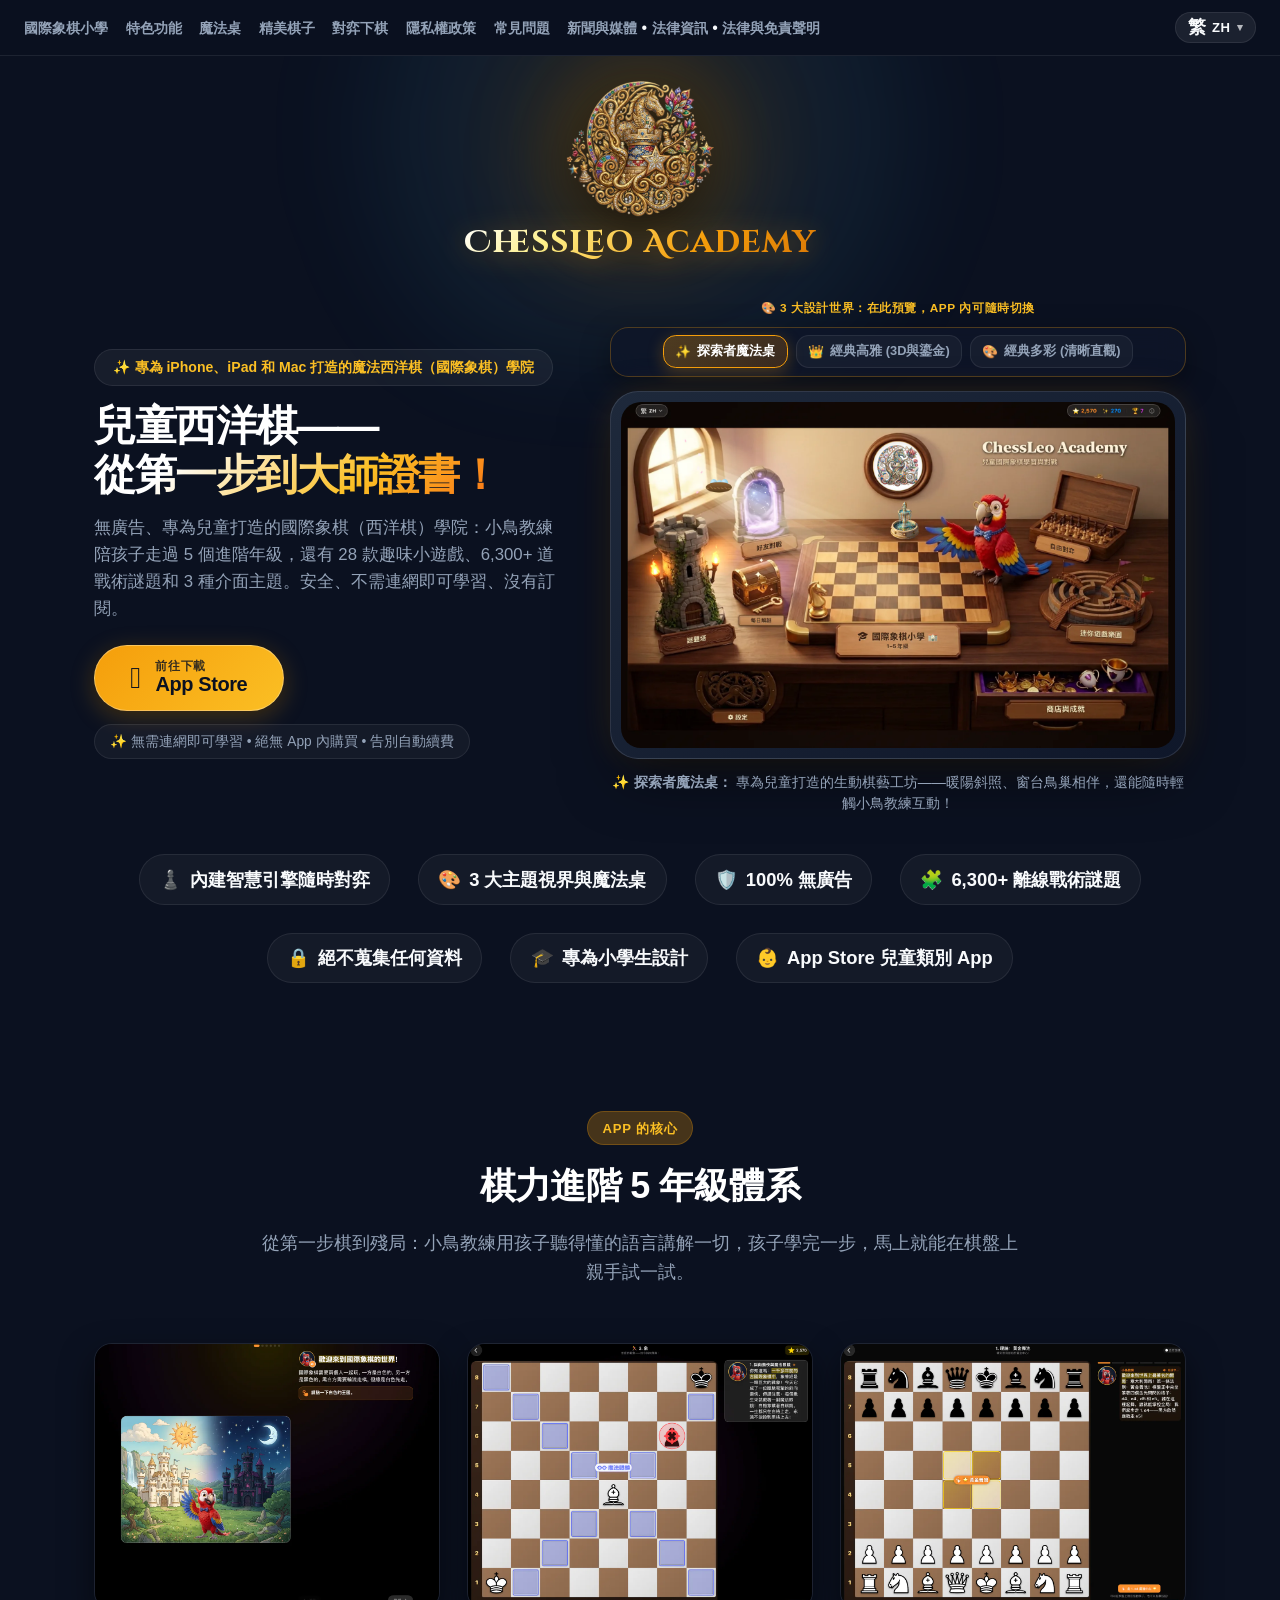
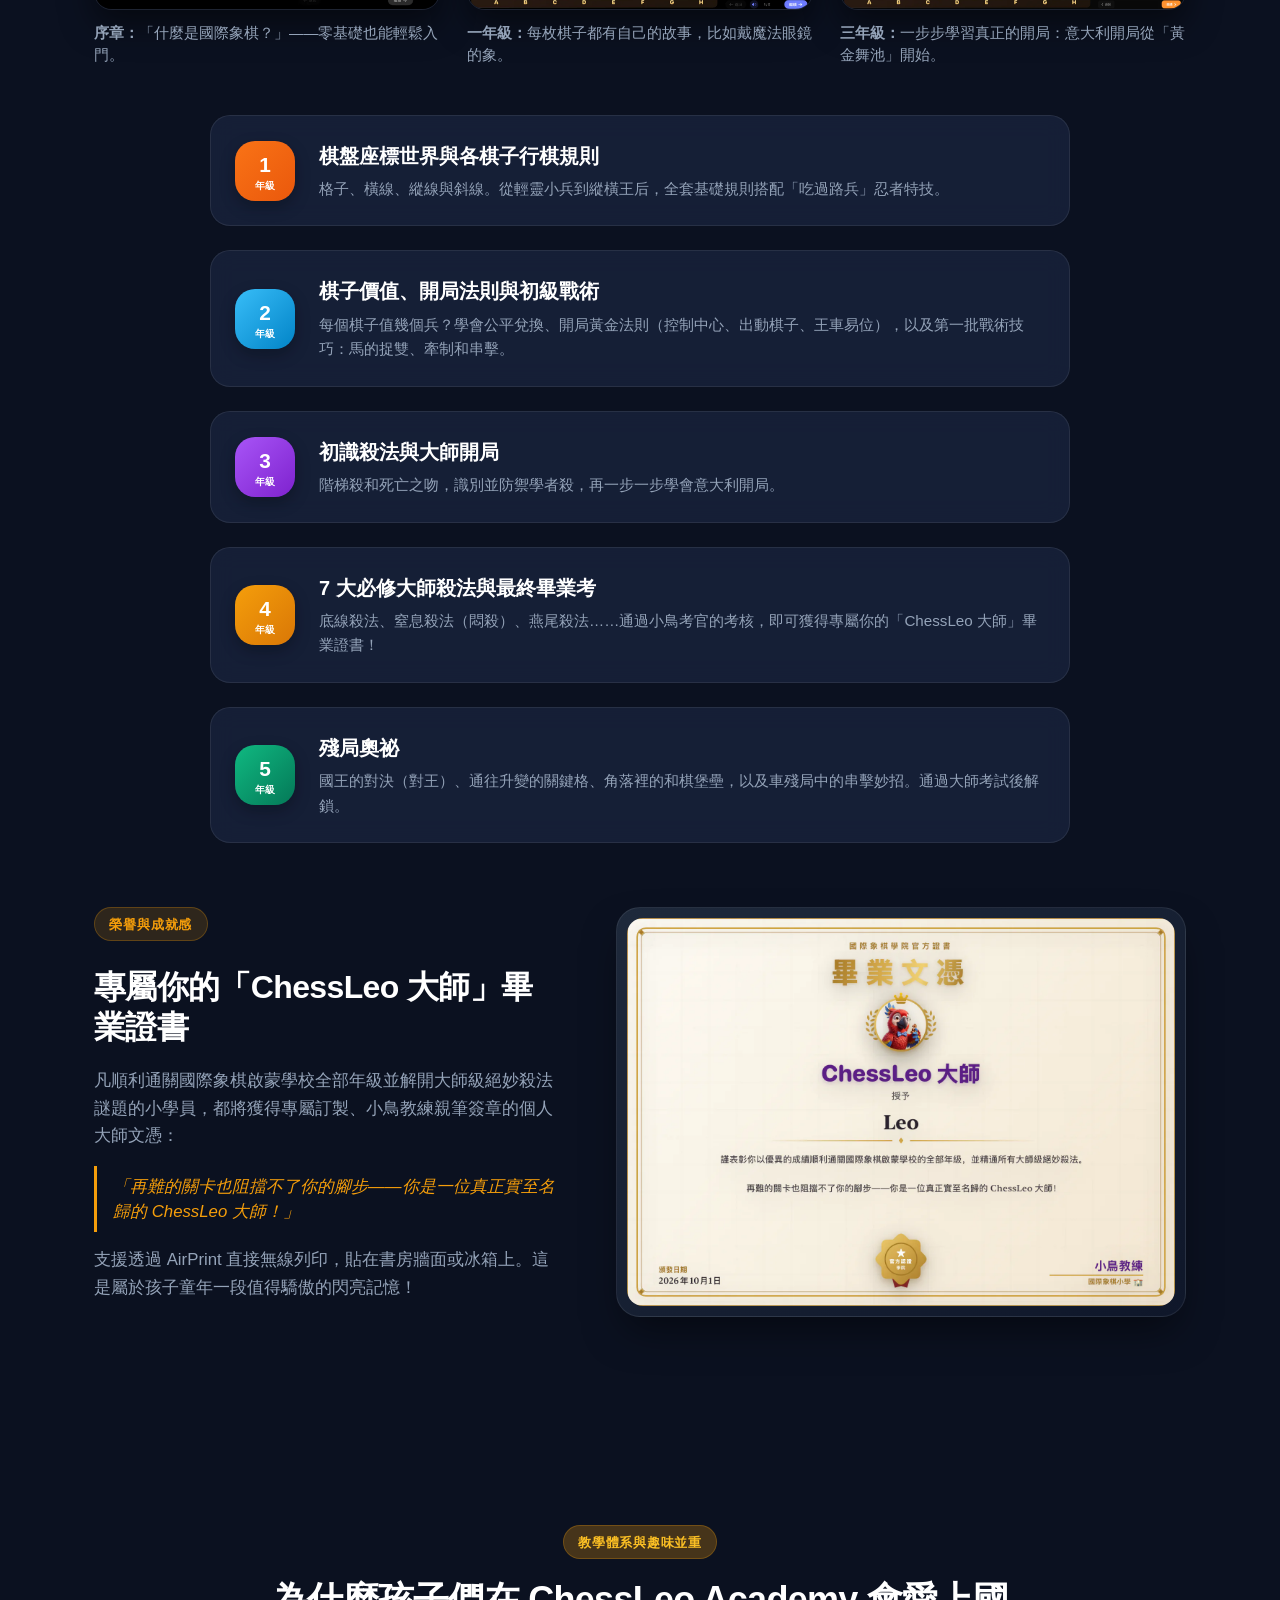
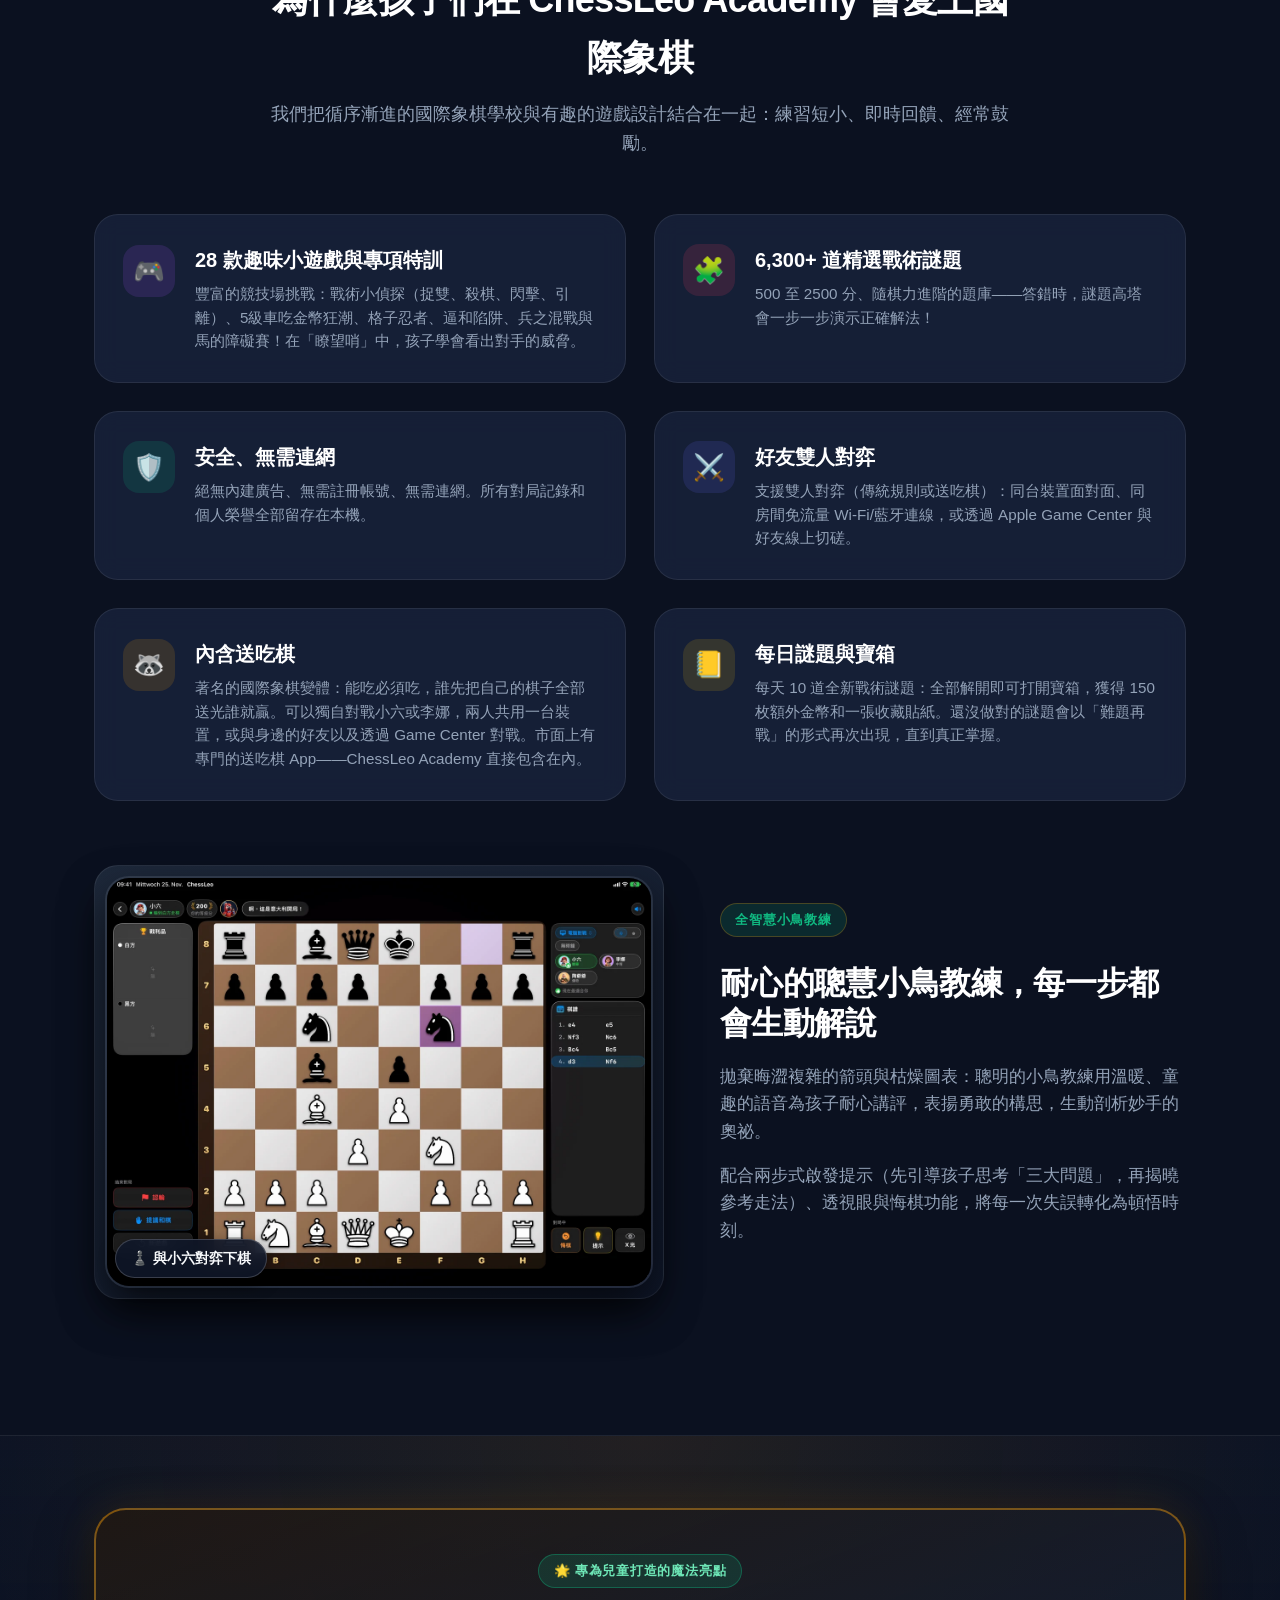
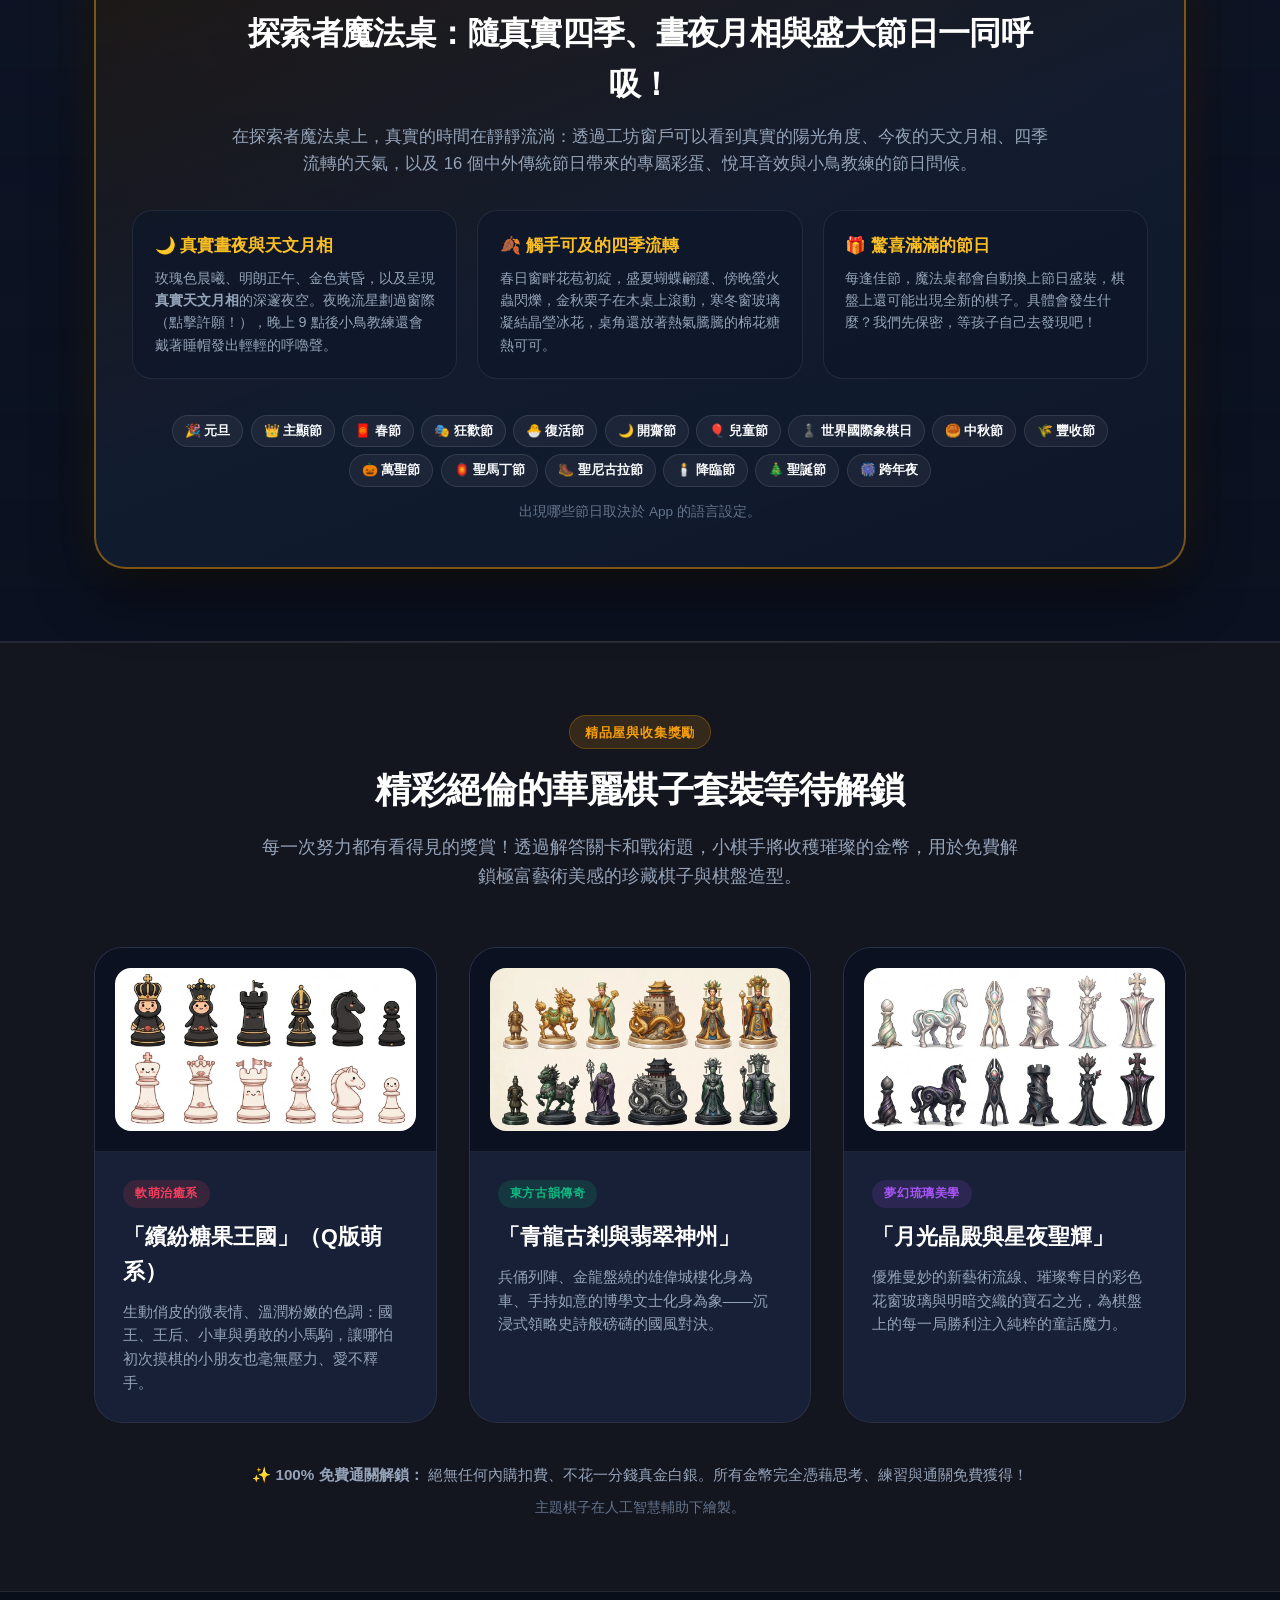
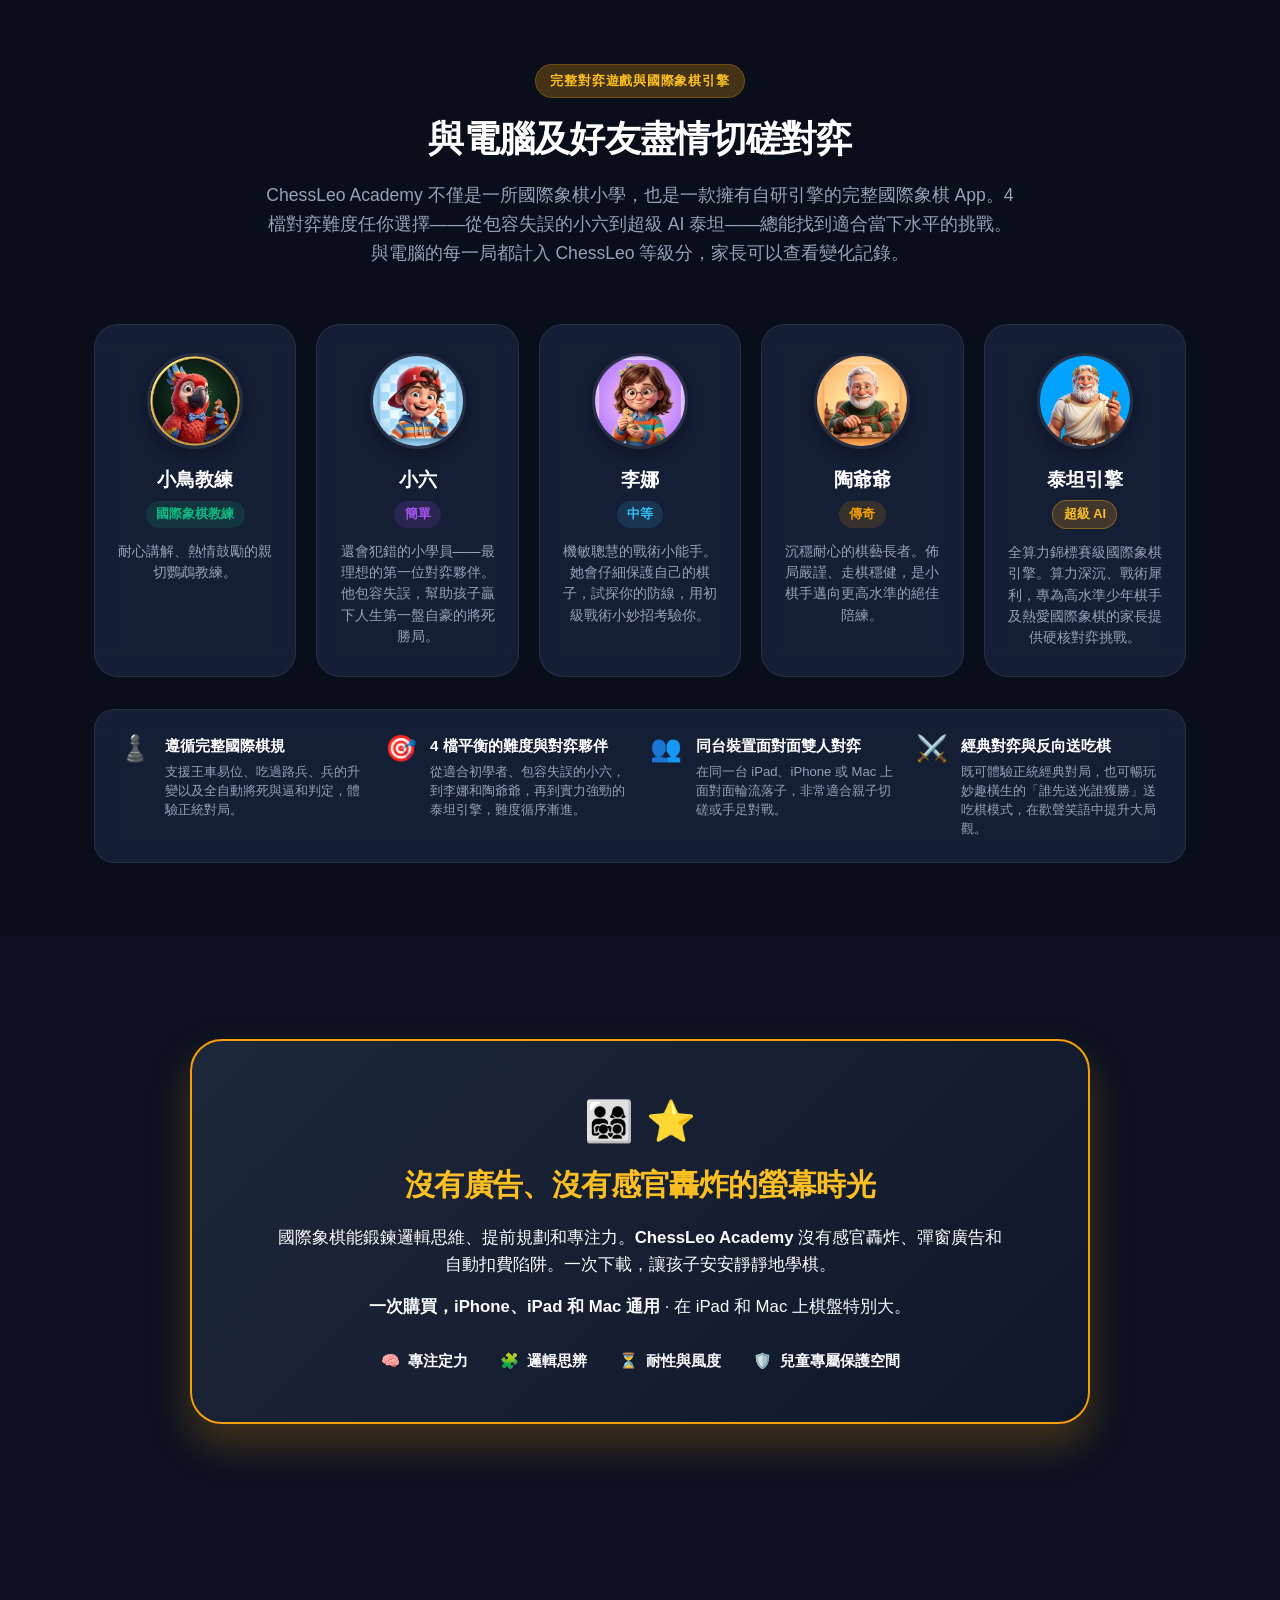
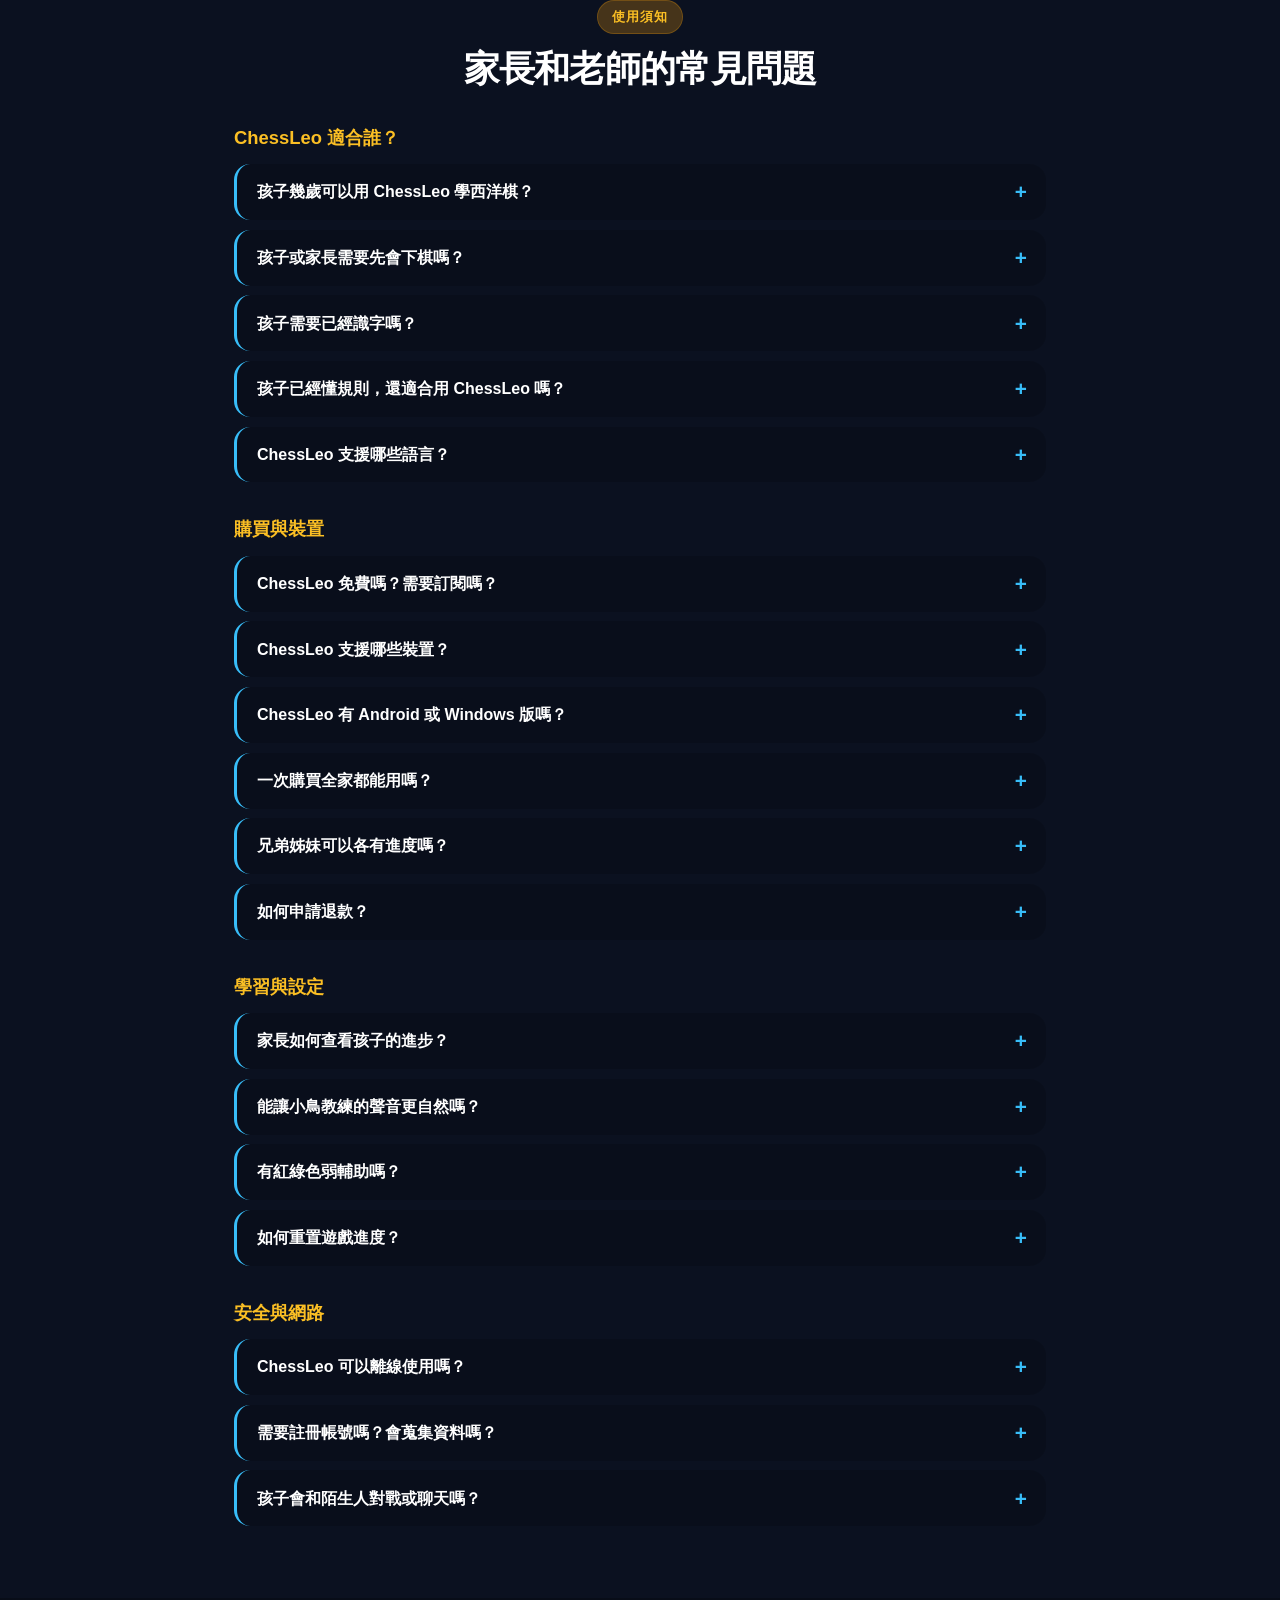
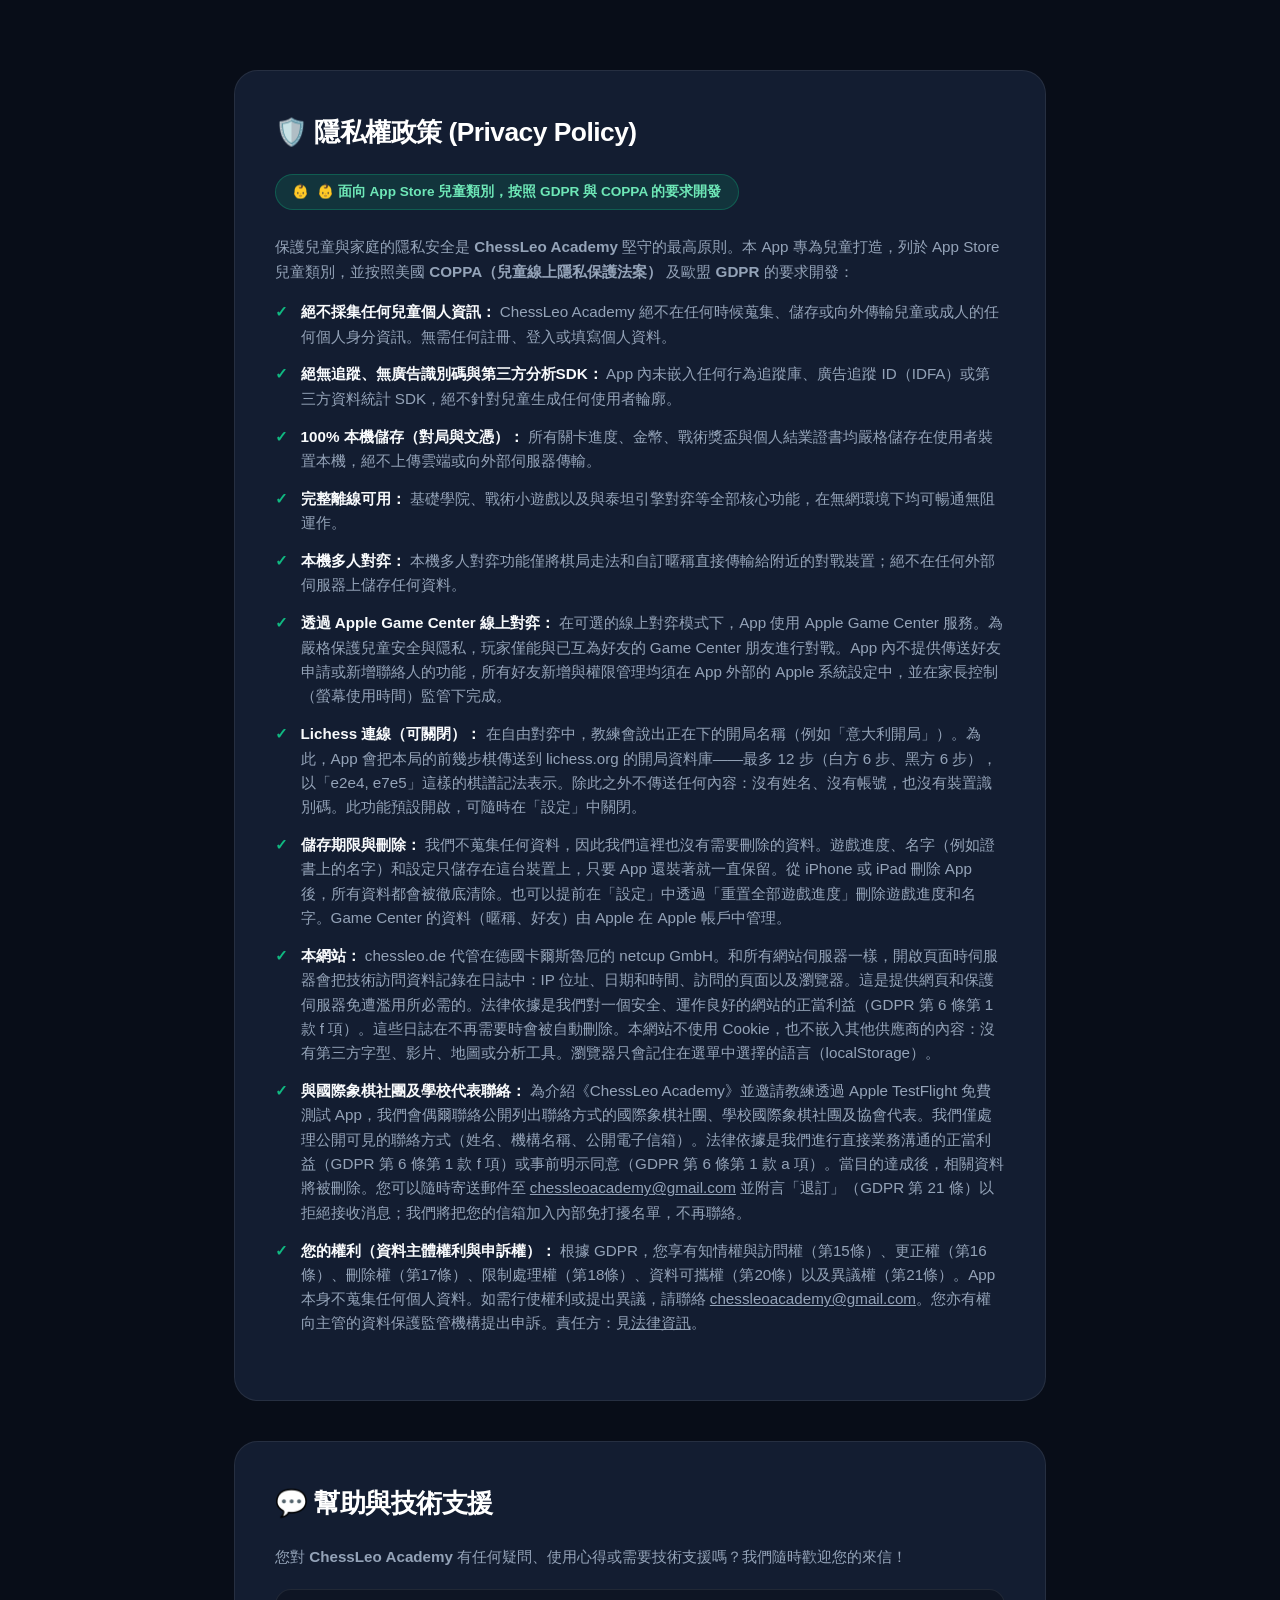
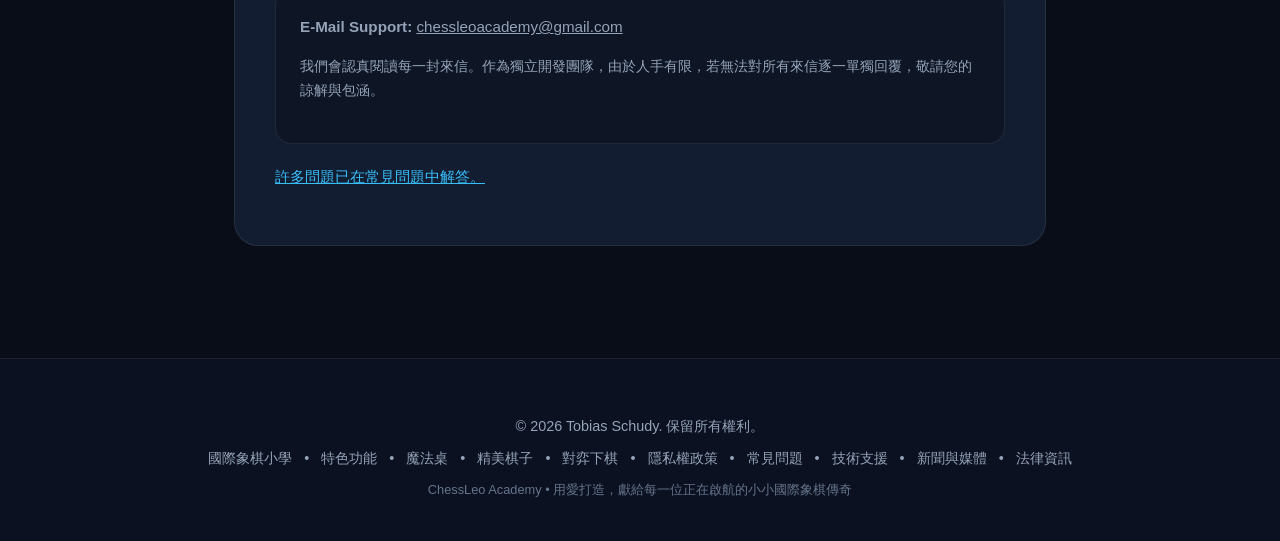
<file: zh-hant/index.html>
<!DOCTYPE html>
<!-- Generated from /index.html by tools/build_languages.py. Edit index.html, not this file. -->
<html lang="zh-Hant" data-page-lang="zh-hant" translate="no" class="notranslate">
<head>
  <meta charset="UTF-8">
  <!-- One address for the site: www.chessleo.de goes to chessleo.de -->
  <script>
    if (location.hostname === 'www.chessleo.de') {
      location.replace('https://chessleo.de' + location.pathname + location.search + location.hash);
    }
  </script>
  <meta name="viewport" content="width=device-width, initial-scale=1.0">
  <title>兒童西洋棋 App – ChessLeo，無廣告學國際象棋</title>
  <meta name="robots" content="index, follow">
  <meta name="google" content="notranslate">
  <meta name="description" content="給小學生的西洋棋（國際象棋）App：小鳥教練朗讀講解 5 個年級的課程，28 款小遊戲，6,300+ 道謎題。無廣告、無訂閱，支援 iPhone、iPad 和 Mac。">

  <!-- Apple Smart App Banner (Safari auf iOS/iPadOS) -->
  <meta name="apple-itunes-app" content="app-id=6814943166, affiliate-data=ct=chessleo&amp;pt=129481811">

  <!-- Open Graph / Facebook / WhatsApp / iMessage -->
  <meta property="og:type" content="website">
  <meta property="og:site_name" content="ChessLeo Academy">
  <link rel="canonical" href="https://chessleo.de/zh-hant/">
  <!-- SEO-LANG:BEGIN (generated by tools/build_languages.py, do not edit by hand) -->
  <link rel="alternate" hreflang="de" href="https://chessleo.de/">
  <link rel="alternate" hreflang="en" href="https://chessleo.de/en/">
  <link rel="alternate" hreflang="es" href="https://chessleo.de/es/">
  <link rel="alternate" hreflang="fr" href="https://chessleo.de/fr/">
  <link rel="alternate" hreflang="tr" href="https://chessleo.de/tr/">
  <link rel="alternate" hreflang="zh-Hans" href="https://chessleo.de/zh/">
  <link rel="alternate" hreflang="zh-Hant" href="https://chessleo.de/zh-hant/">
  <link rel="alternate" hreflang="x-default" href="https://chessleo.de/en/">
  <meta property="og:locale" content="zh_TW">
  <meta property="og:locale:alternate" content="de_DE">
  <meta property="og:locale:alternate" content="en_US">
  <meta property="og:locale:alternate" content="es_ES">
  <meta property="og:locale:alternate" content="fr_FR">
  <meta property="og:locale:alternate" content="tr_TR">
  <meta property="og:locale:alternate" content="zh_CN">
  <script type="application/ld+json">
  {
    "@context": "https://schema.org",
    "@type": "SoftwareApplication",
    "name": "ChessLeo Academy",
    "url": "https://chessleo.de/zh-hant/",
    "inLanguage": "zh-Hant",
    "description": "給小學生的西洋棋（國際象棋）App：小鳥教練朗讀講解 5 個年級的課程，28 款小遊戲，6,300+ 道謎題。無廣告、無訂閱，支援 iPhone、iPad 和 Mac。",
    "applicationCategory": "EducationalApplication",
    "operatingSystem": "iOS, iPadOS, macOS",
    "image": "https://chessleo.de/assets/logo-artistic-square.jpg",
    "logo": "https://chessleo.de/assets/logo-artistic-square.jpg",
    "installUrl": "https://apps.apple.com/tw/app/id6814943166",
    "author": {
      "@type": "Person",
      "name": "Tobias Schudy"
    },
    "publisher": {
      "@type": "Organization",
      "name": "ChessLeo Academy",
      "url": "https://chessleo.de/",
      "logo": {
        "@type": "ImageObject",
        "url": "https://chessleo.de/assets/logo-artistic-square.jpg",
        "width": 1024,
        "height": 1024
      }
    },
    "offers": [
      {
        "@type": "Offer",
        "price": "4.99",
        "priceCurrency": "EUR"
      },
      {
        "@type": "Offer",
        "price": "3.99",
        "priceCurrency": "USD"
      }
    ]
  }
  </script>
  <!-- SEO-LANG:END -->
  <meta property="og:url" content="https://chessleo.de/zh-hant/">
  <meta property="og:title" content="兒童西洋棋 App – ChessLeo，無廣告學國際象棋">
  <meta property="og:description" content="給小學生的西洋棋（國際象棋）App：小鳥教練朗讀講解 5 個年級的課程，28 款小遊戲，6,300+ 道謎題。無廣告、無訂閱，支援 iPhone、iPad 和 Mac。">
  <meta property="og:image" content="https://chessleo.de/assets/og-logo.jpg?v=20261101">
  <meta property="og:image:type" content="image/jpeg">
  <meta property="og:image:width" content="1200">
  <meta property="og:image:height" content="630">
  <meta property="og:image:alt" content="ChessLeo Academy Logo">

  <!-- Twitter Card -->
  <meta name="twitter:card" content="summary_large_image">
  <meta name="twitter:title" content="兒童西洋棋 App – ChessLeo，無廣告學國際象棋">
  <meta name="twitter:description" content="給小學生的西洋棋（國際象棋）App：小鳥教練朗讀講解 5 個年級的課程，28 款小遊戲，6,300+ 道謎題。無廣告、無訂閱，支援 iPhone、iPad 和 Mac。">
  <meta name="twitter:image" content="https://chessleo.de/assets/og-logo.jpg?v=20261101">

  <!-- Favicon / Apple Touch Icon -->
  <link rel="icon" href="/favicon.ico" sizes="48x48">
  <link rel="icon" type="image/jpeg" href="/assets/logo-modern.jpg?v=1.6.0" sizes="512x512">
  <link rel="apple-touch-icon" href="/assets/logo-modern.jpg?v=1.6.0" sizes="512x512">

  <!-- Fonts, served from this site (no Google Fonts) -->
  <link href="/assets/fonts/fonts.css?v=20261107" rel="stylesheet">

  <style>
    :root {
      --bg: #0b1120;
      --bg-surface: #131d31;
      --card-bg: rgba(26, 38, 64, 0.7);
      --card-border: rgba(255, 255, 255, 0.08);
      --card-border-hover: rgba(245, 158, 11, 0.4);
      --text: #f8fafc;
      --text-muted: #94a3b8;
      --text-subtle: #64748b;
      --gold: #f59e0b;
      --gold-light: #fbbf24;
      --gold-glow: rgba(245, 158, 11, 0.25);
      --emerald: #10b981;
      --emerald-bg: rgba(16, 185, 129, 0.15);
      --accent: #38bdf8;
      --purple: #a855f7;
      --rose: #f43f5e;
      --nav-bg: rgba(11, 17, 32, 0.85);
    }

    * {
      box-sizing: border-box;
      margin: 0;
      padding: 0;
    }

    html {
      scroll-behavior: smooth;
    }

    body {
      font-family: -apple-system, BlinkMacSystemFont, "SF Pro Display", "SF Pro Text", "Segoe UI", Roboto, Helvetica, Arial, sans-serif;
      background-color: var(--bg);
      color: var(--text);
      line-height: 1.6;
      -webkit-font-smoothing: antialiased;
      overflow-x: hidden;
    }

    /* --- CONTAINER & UTILS --- */
    .container {
      max-width: 1140px;
      margin: 0 auto;
      padding: 0 1.5rem;
    }

    .section-header {
      text-align: center;
      max-width: 760px;
      margin: 0 auto 3.5rem;
    }

    .section-tag {
      display: inline-block;
      padding: 0.35rem 0.9rem;
      border-radius: 9999px;
      background: var(--gold-glow);
      color: var(--gold-light);
      font-size: 0.82rem;
      font-weight: 700;
      text-transform: uppercase;
      letter-spacing: 0.06em;
      margin-bottom: 0.75rem;
      border: 1px solid rgba(245, 158, 11, 0.25);
    }

    .section-title {
      font-size: 2.25rem;
      font-weight: 800;
      letter-spacing: -0.02em;
      margin-bottom: 0.85rem;
      color: #ffffff;
    }

    .section-desc {
      font-size: 1.1rem;
      color: var(--text-muted);
      line-height: 1.65;
    }

    /* --- STICKY NAV --- */
    .sticky-nav {
      position: sticky;
      top: 0;
      z-index: 100;
      background: var(--nav-bg);
      backdrop-filter: blur(16px);
      -webkit-backdrop-filter: blur(16px);
      border-bottom: 1px solid var(--card-border);
      transition: all 0.3s ease;
    }

    .nav-container {
      max-width: 1280px;
      margin: 0 auto;
      padding: 0.75rem 1.5rem;
      display: flex;
      align-items: center;
      justify-content: space-between;
      gap: 1rem;
    }

    .nav-links {
      display: flex;
      align-items: center;
      gap: 1.1rem;
      list-style: none;
      white-space: nowrap;
    }

    .nav-links a {
      text-decoration: none;
      color: var(--text-muted);
      font-size: 0.86rem;
      font-weight: 600;
      transition: color 0.2s ease;
      white-space: nowrap;
    }

    .nav-links a:hover {
      color: var(--gold);
    }

    .nav-actions {
      display: flex;
      align-items: center;
      gap: 0.75rem;
      flex-shrink: 0;
      margin-left: auto;
    }

    /* --- LANGUAGE DROPDOWN --- */
    .lang-dropdown {
      position: relative;
      display: inline-block;
    }

    .lang-dropdown-btn {
      display: inline-flex;
      align-items: center;
      gap: 0.4rem;
      background: rgba(255, 255, 255, 0.07);
      border: 1px solid var(--card-border);
      color: var(--text);
      padding: 0.35rem 0.75rem;
      border-radius: 9999px;
      font-size: 0.85rem;
      font-weight: 700;
      cursor: pointer;
      transition: all 0.2s ease;
      font-family: inherit;
    }

    .lang-dropdown-btn:hover,
    .lang-dropdown.open .lang-dropdown-btn {
      background: rgba(245, 158, 11, 0.15);
      border-color: rgba(245, 158, 11, 0.4);
      color: var(--gold-light);
      box-shadow: 0 2px 10px var(--gold-glow);
    }

    .lang-current-flag {
      font-size: 1.1rem;
      line-height: 1;
    }

    .lang-current-code {
      font-size: 0.82rem;
      letter-spacing: 0.04em;
    }

    .dropdown-chevron {
      font-size: 0.68rem;
      opacity: 0.7;
      transition: transform 0.2s ease;
    }

    .lang-dropdown.open .dropdown-chevron {
      transform: rotate(180deg);
    }

    .lang-dropdown-menu {
      position: absolute;
      top: calc(100% + 0.5rem);
      right: 0;
      min-width: 155px;
      background: rgba(19, 29, 49, 0.96);
      backdrop-filter: blur(20px);
      -webkit-backdrop-filter: blur(20px);
      border: 1px solid rgba(255, 255, 255, 0.12);
      border-radius: 1rem;
      padding: 0.4rem;
      box-shadow: 0 16px 36px rgba(0, 0, 0, 0.6), 0 0 20px rgba(245, 158, 11, 0.1);
      display: none;
      flex-direction: column;
      gap: 0.2rem;
      z-index: 250;
    }

    .lang-dropdown.open .lang-dropdown-menu {
      display: flex;
      animation: dropdownFadeIn 0.18s cubic-bezier(0.16, 1, 0.3, 1);
    }

    @keyframes dropdownFadeIn {
      from { opacity: 0; transform: translateY(-6px) scale(0.96); }
      to { opacity: 1; transform: translateY(0) scale(1); }
    }

    .lang-dropdown-item {
      display: flex;
      align-items: center;
      gap: 0.65rem;
      padding: 0.5rem 0.75rem;
      background: transparent;
      border: none;
      border-radius: 0.65rem;
      color: var(--text-muted);
      font-size: 0.88rem;
      font-weight: 500;
      cursor: pointer;
      width: 100%;
      text-align: left;
      text-decoration: none;
      transition: all 0.15s ease;
      font-family: inherit;
    }

    .lang-dropdown-item:hover {
      background: rgba(255, 255, 255, 0.08);
      color: #ffffff;
      transform: translateX(2px);
    }

    .lang-dropdown-item.active {
      background: rgba(245, 158, 11, 0.2);
      color: var(--gold-light);
      font-weight: 700;
      border: 1px solid rgba(245, 158, 11, 0.3);
    }

    .lang-flag {
      font-size: 1.15rem;
      line-height: 1;
    }

    .lang-name {
      flex: 1;
    }

    /* --- HERO DOWNLOAD CTA --- */
    .hero-cta-wrap {
      display: flex;
      flex-direction: column;
      align-items: flex-start;
      gap: 0.85rem;
      position: relative;
      z-index: 2;
    }

    .btn-hero-appstore {
      display: inline-flex;
      align-items: center;
      gap: 0.9rem;
      background: linear-gradient(135deg, var(--gold), var(--gold-light));
      color: #0b1120;
      padding: 0.85rem 2.2rem;
      border-radius: 9999px;
      text-decoration: none;
      box-shadow: 0 6px 25px var(--gold-glow), 0 2px 10px rgba(0, 0, 0, 0.4);
      transition: all 0.25s cubic-bezier(0.16, 1, 0.3, 1);
      border: 1px solid rgba(255, 255, 255, 0.3);
    }

    .btn-hero-appstore:hover {
      transform: translateY(-3px) scale(1.02);
      box-shadow: 0 10px 32px rgba(245, 158, 11, 0.5), 0 4px 14px rgba(0, 0, 0, 0.5);
      color: #000000;
    }

    .btn-hero-apple {
      font-size: 1.85rem;
      line-height: 1;
      display: flex;
      align-items: center;
    }

    .btn-hero-text {
      display: flex;
      flex-direction: column;
      align-items: flex-start;
      text-align: left;
      line-height: 1.15;
    }

    .btn-hero-sub {
      font-size: 0.72rem;
      font-weight: 700;
      text-transform: uppercase;
      letter-spacing: 0.06em;
      opacity: 0.82;
    }

    .btn-hero-main {
      font-size: 1.25rem;
      font-weight: 900;
      letter-spacing: -0.02em;
    }

    .hero-cta-hint {
      font-size: 0.86rem;
      color: var(--text-muted);
      display: inline-flex;
      align-items: center;
      gap: 0.5rem;
      background: rgba(255, 255, 255, 0.04);
      border: 1px solid var(--card-border);
      padding: 0.35rem 0.95rem;
      border-radius: 9999px;
    }

    /* --- BLACK WEEK 2026: card above the App Store button, shown only by the script next to it.
       Remove card, script, these styles and the promo_* i18n keys after 1 December 2026. --- */
    .promo-card {
      display: flex;
      flex-direction: column;
      width: 100%;
      max-width: 480px;
      border-radius: 1rem;
      overflow: hidden;
      background: linear-gradient(100deg, rgba(245, 158, 11, 0.18), rgba(251, 191, 36, 0.06) 55%, rgba(245, 158, 11, 0.16));
      border: 1px solid rgba(251, 191, 36, 0.45);
      box-shadow: 0 6px 22px rgba(245, 158, 11, 0.12);
      color: var(--text);
      text-decoration: none;
      text-align: left;
      transition: transform 0.2s ease, border-color 0.2s ease, box-shadow 0.2s ease;
    }

    .promo-card[hidden] {
      display: none;
    }

    .promo-card:hover {
      transform: translateY(-2px);
      border-color: var(--gold-light);
      box-shadow: 0 10px 28px rgba(245, 158, 11, 0.22);
    }

    .promo-pic {
      display: block;
      width: 100%;
      height: auto;
      border-bottom: 1px solid rgba(251, 191, 36, 0.35);
    }

    .promo-row {
      display: flex;
      align-items: center;
      gap: 0.85rem;
      padding: 0.65rem 1rem;
    }

    .promo-body {
      display: flex;
      flex-direction: column;
      gap: 0.15rem;
      min-width: 0;
    }

    .promo-title {
      font-size: 1.02rem;
      font-weight: 800;
      line-height: 1.25;
    }

    .promo-title b {
      color: var(--gold-light);
    }

    .promo-title s {
      color: var(--text-muted);
      font-weight: 600;
    }

    .promo-sub {
      font-size: 0.8rem;
      color: var(--text-muted);
      line-height: 1.35;
    }

    .promo-go {
      flex: none;
      margin-left: auto;
      color: var(--gold-light);
      font-size: 1.25rem;
      font-weight: 800;
    }

    /* --- MENU BUTTON (narrow windows only, see RESPONSIVE) --- */
    .nav-menu-btn {
      display: none;
      align-items: center;
      gap: 0.55rem;
      background: rgba(255, 255, 255, 0.07);
      border: 1px solid var(--card-border);
      color: var(--text);
      padding: 0.35rem 0.85rem 0.35rem 0.75rem;
      border-radius: 9999px;
      font-size: 0.85rem;
      font-weight: 700;
      font-family: inherit;
      cursor: pointer;
      white-space: nowrap;
      flex-shrink: 0;
      transition: all 0.2s ease;
    }

    .nav-menu-btn:hover,
    .sticky-nav.menu-open .nav-menu-btn {
      background: rgba(245, 158, 11, 0.15);
      border-color: rgba(245, 158, 11, 0.4);
      color: var(--gold-light);
      box-shadow: 0 2px 10px var(--gold-glow);
    }

    .nav-menu-icon {
      position: relative;
      width: 16px;
      height: 12px;
      flex-shrink: 0;
    }

    .nav-menu-icon span {
      position: absolute;
      left: 0;
      width: 100%;
      height: 2px;
      border-radius: 2px;
      background: currentColor;
      transition: transform 0.2s ease, opacity 0.2s ease;
    }

    .nav-menu-icon span:nth-child(1) { top: 0; }
    .nav-menu-icon span:nth-child(2) { top: 5px; }
    .nav-menu-icon span:nth-child(3) { top: 10px; }

    .sticky-nav.menu-open .nav-menu-icon span:nth-child(1) { transform: translateY(5px) rotate(45deg); }
    .sticky-nav.menu-open .nav-menu-icon span:nth-child(2) { opacity: 0; }
    .sticky-nav.menu-open .nav-menu-icon span:nth-child(3) { transform: translateY(-5px) rotate(-45deg); }

    /* --- HERO SECTION --- */
    .hero {
      position: relative;
      padding: 1.5rem 0 2rem;
      text-align: center;
      overflow: hidden;
    }

    /* Text links, App-Bild rechts: So steht das Bild schon auf dem ersten Bildschirm. */
    .hero-layout {
      display: grid;
      grid-template-columns: minmax(0, 0.9fr) minmax(0, 1.1fr);
      gap: 2.75rem;
      align-items: center;
      text-align: left;
      margin-bottom: 2.5rem;
    }

    .hero::before {
      content: "";
      position: absolute;
      top: -15%;
      left: 50%;
      transform: translateX(-50%);
      width: 750px;
      height: 450px;
      background: radial-gradient(circle, rgba(245, 158, 11, 0.12) 0%, rgba(56, 189, 248, 0.08) 50%, transparent 70%);
      filter: blur(50px);
      z-index: -1;
      pointer-events: none;
    }

    .hero-badge {
      display: inline-flex;
      align-items: center;
      gap: 0.5rem;
      background: rgba(255, 255, 255, 0.05);
      border: 1px solid var(--card-border);
      padding: 0.4rem 1.1rem;
      border-radius: 9999px;
      font-size: 0.88rem;
      font-weight: 600;
      color: var(--gold-light);
      margin-bottom: 1rem;
    }

    .hero-logo-box {
      display: flex;
      flex-direction: column;
      align-items: center;
      gap: 0.45rem;
      margin-bottom: 2rem;
      position: relative;
    }

    .hero-logo-img {
      width: 148px;
      height: auto;
      filter: drop-shadow(0 14px 28px rgba(0, 0, 0, 0.75)) drop-shadow(0 0 50px rgba(245, 158, 11, 0.4));
      transition: transform 0.4s cubic-bezier(0.16, 1, 0.3, 1), filter 0.4s ease;
    }

    .hero-logo-img:hover {
      transform: translateY(-4px) scale(1.03);
      filter: drop-shadow(0 22px 38px rgba(0, 0, 0, 0.85)) drop-shadow(0 0 70px rgba(245, 158, 11, 0.6));
    }

    .hero-logo-title {
      font-family: 'Cinzel Decorative', 'Cinzel', -apple-system, BlinkMacSystemFont, "SF Pro Rounded", "Segoe UI", serif;
      font-size: clamp(1.45rem, 2.5vw, 1.95rem);
      font-weight: 700;
      letter-spacing: 0.035em;
      background: linear-gradient(135deg, #ffffff 0%, #fef08a 25%, #f59e0b 65%, #d97706 100%);
      -webkit-background-clip: text;
      -webkit-text-fill-color: transparent;
      filter: drop-shadow(0 3px 14px rgba(245, 158, 11, 0.45));
      line-height: 1.2;
      white-space: nowrap;
    }

    .hero-bird {
      font-size: 3rem;
      display: inline-block;
      margin-bottom: 0.5rem;
      animation: floatBird 3.5s ease-in-out infinite;
    }

    @keyframes floatBird {
      0%, 100% { transform: translateY(0px) rotate(0deg); }
      50% { transform: translateY(-7px) rotate(3deg); }
    }

    .hero-title {
      font-size: clamp(2.1rem, 3.3vw, 2.7rem);
      font-weight: 900;
      letter-spacing: -0.035em;
      line-height: 1.15;
      margin-bottom: 1rem;
      color: #ffffff;
    }

    .hero-title .gradient-text {
      background: linear-gradient(135deg, #ffffff 20%, var(--gold-light) 65%, #f97316 100%);
      -webkit-background-clip: text;
      -webkit-text-fill-color: transparent;
    }

    .hero-subline {
      font-size: 1.05rem;
      color: var(--text-muted);
      margin: 0 0 1.4rem;
      line-height: 1.6;
    }

    /* --- MOCKUP DISPLAY --- */
    .mockup-wrapper {
      position: relative;
      margin-top: 0.9rem;
    }

    .mockup-frame {
      background: linear-gradient(145deg, #1e293b, #0f172a);
      border-radius: 1.75rem;
      padding: 0.65rem;
      box-shadow: 0 25px 60px -12px rgba(0, 0, 0, 0.6), 0 0 40px -10px var(--gold-glow);
      border: 1px solid rgba(255, 255, 255, 0.12);
    }

    .mockup-frame img {
      width: 100%;
      height: auto;
      border-radius: 1.25rem;
      display: block;
    }

    /* --- TRUST BADGES BAR --- */
    .trust-bar {
      display: flex;
      flex-wrap: wrap;
      justify-content: center;
      gap: 1.75rem;
      margin-bottom: 1.5rem;
    }

    .trust-badge {
      display: flex;
      align-items: center;
      gap: 0.5rem;
      background: rgba(255, 255, 255, 0.04);
      border: 1px solid var(--card-border);
      padding: 0.6rem 1.2rem;
      border-radius: 9999px;
      font-size: 0.9rem;
      font-weight: 600;
      color: var(--text);
    }

    .trust-badge span {
      font-size: 1.15rem;
    }

    /* --- FEATURE CARDS --- */
    section {
      padding: 4.5rem 0;
      position: relative;
    }

    .feature-grid {
      display: grid;
      grid-template-columns: repeat(auto-fit, minmax(260px, 1fr));
      gap: 1.75rem;
      margin-bottom: 3.5rem;
    }

    .feature-card {
      background: var(--card-bg);
      border: 1px solid var(--card-border);
      border-radius: 1.5rem;
      padding: 1.85rem 1.75rem;
      transition: all 0.3s cubic-bezier(0.16, 1, 0.3, 1);
      backdrop-filter: blur(12px);
      display: flex;
      align-items: flex-start;
      gap: 1.25rem;
    }

    .feature-card:hover {
      transform: translateY(-5px);
      border-color: var(--card-border-hover);
      box-shadow: 0 15px 30px -10px var(--gold-glow);
    }

    .card-icon-wrap {
      width: 52px;
      height: 52px;
      border-radius: 1rem;
      display: flex;
      align-items: center;
      justify-content: center;
      font-size: 1.6rem;
      flex-shrink: 0;
      margin-bottom: 0;
    }

    .feature-card-body {
      flex: 1;
      min-width: 0;
    }

    .feature-card h3 {
      font-size: 1.25rem;
      font-weight: 800;
      margin-top: 0.15rem;
      margin-bottom: 0.55rem;
      color: #ffffff;
      line-height: 1.3;
    }

    .feature-card p {
      color: var(--text-muted);
      font-size: 0.95rem;
      line-height: 1.55;
      margin: 0;
    }

    /* --- SPLIT SHOWCASE SECTIONS --- */
    .showcase-split {
      display: grid;
      grid-template-columns: 1.1fr 0.9fr;
      gap: 3.5rem;
      align-items: center;
      margin: 4rem 0;
    }

    .showcase-img-wrap {
      background: linear-gradient(145deg, #1e293b, #0f172a);
      border-radius: 1.5rem;
      padding: 0.6rem;
      box-shadow: 0 20px 40px -10px rgba(0,0,0,0.5);
      border: 1px solid var(--card-border);
    }

    .showcase-img-wrap img {
      width: 100%;
      height: auto;
      border-radius: 1rem;
      display: block;
    }

    .showcase-content h3 {
      font-size: 2rem;
      font-weight: 800;
      letter-spacing: -0.02em;
      margin: 0.85rem 0 1.25rem;
      color: #ffffff;
      line-height: 1.25;
    }

    .showcase-content p {
      color: var(--text-muted);
      font-size: 1.05rem;
      line-height: 1.65;
      margin-bottom: 1rem;
    }

    /* --- PIECE SETS SHOWCASE --- */
    .pieces-grid {
      display: grid;
      grid-template-columns: repeat(auto-fit, minmax(min(100%, 320px), 1fr));
      gap: 2rem;
    }

    .piece-card {
      background: var(--card-bg);
      border: 1px solid var(--card-border);
      border-radius: 1.75rem;
      overflow: hidden;
      transition: all 0.35s cubic-bezier(0.16, 1, 0.3, 1);
      backdrop-filter: blur(12px);
      display: flex;
      flex-direction: column;
    }

    .piece-card:hover {
      transform: translateY(-6px);
      border-color: var(--card-border-hover);
      box-shadow: 0 20px 40px -10px var(--gold-glow);
    }

    .piece-img-box {
      background: #0b1120;
      padding: 1.25rem;
      border-bottom: 1px solid var(--card-border);
      overflow: hidden;
    }

    .piece-img-box img {
      width: 100%;
      height: auto;
      display: block;
      border-radius: 1rem;
      transition: transform 0.4s ease;
    }

    .piece-card:hover .piece-img-box img {
      transform: scale(1.03);
    }

    .piece-info {
      padding: 1.75rem;
      flex: 1;
      display: flex;
      flex-direction: column;
    }

    .piece-tag {
      display: inline-block;
      align-self: flex-start;
      padding: 0.25rem 0.75rem;
      border-radius: 9999px;
      font-size: 0.78rem;
      font-weight: 700;
      text-transform: uppercase;
      letter-spacing: 0.05em;
      margin-bottom: 0.75rem;
    }

    .piece-info h3 {
      font-size: 1.35rem;
      font-weight: 800;
      margin-bottom: 0.65rem;
      color: #ffffff;
    }

    .piece-info p {
      color: var(--text-muted);
      font-size: 0.95rem;
      line-height: 1.55;
    }

    /* --- CHARACTERS GRID --- */
    .characters-grid {
      display: grid;
      grid-template-columns: repeat(auto-fit, minmax(190px, 1fr));
      gap: 1.25rem;
    }

    @media (min-width: 1024px) {
      .characters-grid {
        grid-template-columns: repeat(5, 1fr);
      }
    }

    .char-card {
      background: var(--card-bg);
      border: 1px solid var(--card-border);
      border-radius: 1.5rem;
      padding: 1.75rem 1.25rem;
      text-align: center;
      transition: all 0.3s ease;
      backdrop-filter: blur(12px);
    }

    .char-card:hover {
      transform: translateY(-4px);
      border-color: var(--card-border-hover);
      box-shadow: 0 15px 30px -10px var(--gold-glow);
    }

    .char-avatar-img {
      width: 96px;
      height: 96px;
      border-radius: 50%;
      object-fit: cover;
      margin: 0 auto 1rem;
      border: 3px solid var(--card-border);
      box-shadow: 0 6px 16px rgba(0,0,0,0.3);
      display: block;
    }

    .char-card:hover .char-avatar-img {
      border-color: var(--gold);
    }

    .char-name {
      font-size: 1.2rem;
      font-weight: 800;
      margin-bottom: 0.25rem;
      color: #ffffff;
    }

    .char-role {
      display: inline-block;
      font-size: 0.8rem;
      font-weight: 700;
      padding: 0.2rem 0.65rem;
      border-radius: 9999px;
      margin-bottom: 0.85rem;
    }

    .char-card p {
      color: var(--text-muted);
      font-size: 0.88rem;
      line-height: 1.5;
    }

    /* --- ENGINE & GAME FEATURES BAR --- */
    .engine-features-bar {
      margin-top: 2rem;
      display: grid;
      grid-template-columns: repeat(auto-fit, minmax(240px, 1fr));
      gap: 1.25rem;
      background: var(--card-bg);
      border: 1px solid var(--card-border);
      border-radius: 1.25rem;
      padding: 1.5rem;
      backdrop-filter: blur(12px);
    }

    .engine-feature-item {
      display: flex;
      align-items: flex-start;
      gap: 0.85rem;
    }

    .engine-feat-icon {
      font-size: 1.6rem;
      line-height: 1;
      flex-shrink: 0;
      margin-top: 0.1rem;
    }

    .engine-feature-item strong {
      display: block;
      color: #fff;
      font-size: 0.95rem;
      margin-bottom: 0.25rem;
    }

    .engine-feature-item p {
      color: var(--text-muted);
      font-size: 0.82rem;
      line-height: 1.45;
      margin: 0;
    }

    /* --- CURRICULUM TIMELINE --- */
    .curriculum-timeline {
      display: flex;
      flex-direction: column;
      gap: 1.5rem;
      max-width: 860px;
      margin: 0 auto;
    }

    .grade-row {
      display: flex;
      gap: 1.5rem;
      background: var(--card-bg);
      border: 1px solid var(--card-border);
      border-radius: 1.25rem;
      padding: 1.5rem;
      align-items: center;
      backdrop-filter: blur(12px);
      transition: all 0.25s ease;
    }

    .grade-row:hover {
      border-color: var(--gold);
      transform: translateX(4px);
    }

    .grade-badge {
      width: 60px;
      height: 60px;
      border-radius: 1.25rem;
      display: flex;
      flex-direction: column;
      align-items: center;
      justify-content: center;
      font-weight: 900;
      font-size: 1.3rem;
      color: #ffffff;
      flex-shrink: 0;
      box-shadow: 0 6px 15px rgba(0,0,0,0.25);
    }

    .grade-badge small {
      font-size: 0.6rem;
      font-weight: 700;
      text-transform: uppercase;
      letter-spacing: 0.05em;
      margin-top: -3px;
    }

    .grade-info h4 {
      font-size: 1.25rem;
      font-weight: 800;
      margin-bottom: 0.35rem;
      color: #ffffff;
    }

    .grade-info p {
      color: var(--text-muted);
      font-size: 0.95rem;
    }

    /* --- PARENT TRUST BANNER --- */
    .parent-trust-box {
      background: linear-gradient(135deg, rgba(30, 41, 59, 0.95), rgba(15, 23, 42, 0.95));
      border: 2px solid var(--gold);
      border-radius: 2rem;
      padding: 3rem 2.5rem;
      box-shadow: 0 20px 40px var(--gold-glow);
      text-align: center;
      max-width: 900px;
      margin: 2rem auto;
      position: relative;
    }

    .parent-trust-box h3 {
      font-size: 1.85rem;
      font-weight: 900;
      margin-bottom: 1rem;
      letter-spacing: -0.02em;
      color: var(--gold-light);
    }

    .parent-trust-box p {
      color: var(--text);
      font-size: 1.05rem;
      max-width: 740px;
      margin: 0 auto 1.75rem;
    }
    /* „Ein Kauf für iPhone, iPad & Mac" direkt unter dem Text der Eltern-Box */
    .parent-trust-box p.parent-devices {
      margin-top: -0.75rem;
    }

    .parent-pillars {
      display: flex;
      justify-content: center;
      gap: 2rem;
      flex-wrap: wrap;
    }

    .pillar {
      display: flex;
      align-items: center;
      gap: 0.5rem;
      font-weight: 700;
      font-size: 0.95rem;
    }

    /* --- LEGAL & STORE MANDATORY SECTIONS --- */
    .legal-container {
      max-width: 860px;
      margin: 0 auto;
    }

    .legal-card {
      background: var(--bg-surface);
      border: 1px solid var(--card-border);
      border-radius: 1.5rem;
      padding: 2.5rem;
      margin-bottom: 2.5rem;
    }

    .legal-card h2 {
      font-size: 1.65rem;
      font-weight: 800;
      margin-bottom: 1.25rem;
      letter-spacing: -0.02em;
      color: #ffffff;
      display: flex;
      align-items: center;
      gap: 0.6rem;
    }

    .legal-card h3 {
      font-size: 1.2rem;
      font-weight: 700;
      margin: 1.75rem 0 0.85rem;
      color: var(--gold-light);
    }

    .legal-card p {
      color: var(--text-muted);
      font-size: 0.95rem;
      margin-bottom: 1rem;
      line-height: 1.65;
    }

    .legal-card ul {
      list-style-type: none;
      margin: 1rem 0 1.5rem;
    }

    .legal-card li {
      position: relative;
      padding-left: 1.6rem;
      margin-bottom: 0.85rem;
      color: var(--text-muted);
      font-size: 0.95rem;
      line-height: 1.6;
    }

    .legal-card li strong {
      color: var(--text);
    }

    .legal-card li::before {
      content: "✓";
      position: absolute;
      left: 0;
      color: var(--emerald);
      font-weight: 800;
    }

    .badge-kids {
      display: inline-flex;
      align-items: center;
      gap: 0.5rem;
      background: var(--emerald-bg);
      border: 1px solid rgba(16, 185, 129, 0.3);
      color: #6ee7b7;
      padding: 0.4rem 1rem;
      border-radius: 9999px;
      font-size: 0.85rem;
      font-weight: 700;
      margin-bottom: 1.5rem;
    }

    .contact-box {
      background: rgba(0, 0, 0, 0.25);
      border: 1px solid var(--card-border);
      border-radius: 1rem;
      padding: 1.5rem;
      margin: 1.25rem 0;
      font-size: 0.95rem;
      overflow-wrap: break-word;
      word-break: normal;
    }

    .email-link {
      display: inline-block;
      max-width: 100%;
      overflow-wrap: anywhere;
      word-break: break-word;
    }

    .faq-container {
      max-width: 860px;
    }

    #faq .section-header {
      margin-bottom: 1rem;
    }

    #faq .section-title {
      line-height: 1.25;
    }

    .faq-group {
      margin: 2rem 0 0.75rem;
      font-size: 1.15rem;
      color: var(--gold-light);
    }

    .faq-item {
      margin-top: 0.6rem;
      background: rgba(0, 0, 0, 0.15);
      border-radius: 1rem;
      border-left: 3px solid var(--accent);
    }

    .faq-item summary {
      position: relative;
      padding: 0.95rem 3rem 0.95rem 1.25rem;
      font-weight: 700;
      color: #ffffff;
      cursor: pointer;
      list-style: none;
    }

    .faq-item summary::-webkit-details-marker {
      display: none;
    }

    .faq-item summary::after {
      content: "+";
      position: absolute;
      right: 1.2rem;
      top: 0.7rem;
      font-size: 1.3rem;
      color: var(--accent);
    }

    .faq-item[open] summary::after {
      content: "–";
    }

    .faq-item p {
      padding: 0 1.25rem 1rem;
      color: var(--text-muted);
      overflow-wrap: anywhere;
    }

    .faq-item a,
    .legal-card a {
      color: var(--accent);
    }

    #faq,
    .faq-item {
      scroll-margin-top: 4.5rem;
    }

    /* --- FOOTER --- */
    footer {
      border-top: 1px solid var(--card-border);
      padding: 3.5rem 0 2.5rem;
      text-align: center;
      color: var(--text-muted);
      font-size: 0.9rem;
    }

    footer a {
      color: var(--text-muted);
      text-decoration: none;
      margin: 0 0.5rem;
      transition: color 0.2s ease;
    }

    footer a:hover {
      color: var(--gold);
    }

    /* --- HERO DESIGN SWITCHER --- */
    .hero-switcher-wrap {
      text-align: center;
    }

    .hero-switcher-label {
      font-size: 0.74rem;
      font-weight: 700;
      text-transform: uppercase;
      letter-spacing: 0.05em;
      color: var(--gold-light);
      margin-bottom: 0.55rem;
      display: inline-flex;
      align-items: center;
      gap: 0.45rem;
    }

    .hero-switcher {
      display: flex;
      flex-wrap: wrap;
      justify-content: center;
      gap: 0.5rem;
      padding: 0.45rem;
      background: rgba(15, 23, 42, 0.78);
      border: 1px solid rgba(245, 158, 11, 0.28);
      border-radius: 1.15rem;
      backdrop-filter: blur(14px);
      box-shadow: 0 10px 30px rgba(0, 0, 0, 0.35);
    }

    .hero-switch-btn {
      background: rgba(255, 255, 255, 0.04);
      border: 1px solid rgba(255, 255, 255, 0.08);
      color: var(--text-muted);
      padding: 0.45rem 0.7rem;
      border-radius: 0.8rem;
      font-size: 0.8rem;
      font-weight: 700;
      cursor: pointer;
      display: inline-flex;
      align-items: center;
      gap: 0.4rem;
      transition: all 0.2s ease;
      font-family: inherit;
    }

    .hero-switch-btn:hover {
      color: #ffffff;
      border-color: rgba(245, 158, 11, 0.45);
      background: rgba(245, 158, 11, 0.12);
      transform: translateY(-1px);
    }

    .hero-switch-btn.active {
      background: linear-gradient(135deg, rgba(245, 158, 11, 0.28), rgba(217, 119, 6, 0.22));
      border-color: var(--gold);
      color: #ffffff;
      box-shadow: 0 4px 16px rgba(245, 158, 11, 0.28);
    }

    .hero-mockup-caption {
      margin-top: 0.8rem;
      font-size: 0.88rem;
      line-height: 1.5;
      color: var(--text-muted);
      text-align: center;
    }

    /* --- SCHACHSCHULE: ECHTE LEKTIONEN --- */
    .school-gallery {
      display: grid;
      grid-template-columns: repeat(3, 1fr);
      gap: 1.65rem;
      margin-bottom: 3rem;
    }

    .school-shot {
      margin: 0;
    }

    .school-shot img {
      width: 100%;
      display: block;
      border-radius: 1.1rem;
      border: 1px solid var(--card-border);
      box-shadow: 0 14px 32px rgba(0, 0, 0, 0.5);
    }

    .school-shot figcaption {
      margin-top: 0.8rem;
      color: var(--text-muted);
      font-size: 0.92rem;
      line-height: 1.5;
    }

    .feature-grid-2 {
      grid-template-columns: repeat(2, 1fr);
    }

    /* Eine Karte über die ganze Breite (Räuberschach), damit das Raster ohne Lücke aufgeht. */
    .feature-grid-2 .feature-card-wide {
      grid-column: 1 / -1;
    }

    .feature-card-wide p {
      max-width: 72ch;
    }

    /* --- ENTDECKER-ZAUBERTISCH SECTION --- */
    .worlds-section {
      position: relative;
      background: radial-gradient(circle at 50% 0%, rgba(245, 158, 11, 0.09), transparent 65%),
                  linear-gradient(180deg, rgba(15, 23, 42, 0.4) 0%, rgba(11, 17, 32, 0.95) 100%);
      border-top: 1px solid var(--card-border);
      border-bottom: 1px solid var(--card-border);
    }

    /* Entdecker-Zaubertisch Living Seasons Showcase */
    .zaubertisch-box {
      background: linear-gradient(160deg, rgba(35, 25, 16, 0.78) 0%, rgba(19, 29, 49, 0.92) 55%, rgba(15, 23, 42, 0.96) 100%);
      border: 2px solid rgba(245, 158, 11, 0.45);
      border-radius: 2rem;
      padding: 2.75rem 2.25rem;
      box-shadow: 0 24px 55px rgba(0, 0, 0, 0.55), 0 0 40px rgba(245, 158, 11, 0.12);
    }

    .zaubertisch-header {
      text-align: center;
      max-width: 820px;
      margin: 0 auto 2rem;
    }

    .zaubertisch-header h3 {
      font-size: 2rem;
      font-weight: 900;
      color: #ffffff;
      margin: 0.5rem 0 0.8rem;
      letter-spacing: -0.02em;
    }

    .zaubertisch-header p {
      color: var(--text-muted);
      font-size: 1.04rem;
      line-height: 1.65;
    }

    .zt-pillars-grid {
      display: grid;
      grid-template-columns: repeat(3, 1fr);
      gap: 1.25rem;
      margin-bottom: 1.75rem;
    }

    .zt-pillar-card {
      background: rgba(15, 23, 42, 0.72);
      border: 1px solid rgba(255, 255, 255, 0.08);
      border-radius: 1.25rem;
      padding: 1.35rem;
    }

    .zt-pillar-card h5 {
      font-size: 1.05rem;
      font-weight: 800;
      color: var(--gold-light);
      margin-bottom: 0.45rem;
      display: flex;
      align-items: center;
      gap: 0.45rem;
    }

    .zt-pillar-card p {
      color: var(--text-muted);
      font-size: 0.9rem;
      line-height: 1.55;
    }

    .zt-festivals-bar {
      display: flex;
      flex-wrap: wrap;
      justify-content: center;
      gap: 0.45rem;
      padding-top: 0.5rem;
    }

    .zt-festival-chip {
      background: rgba(255, 255, 255, 0.05);
      border: 1px solid rgba(255, 255, 255, 0.1);
      color: var(--text);
      font-size: 0.8rem;
      font-weight: 600;
      padding: 0.32rem 0.75rem;
      border-radius: 9999px;
    }

    .zt-festivals-note {
      margin-top: 0.9rem;
      text-align: center;
      color: var(--text-subtle);
      font-size: 0.85rem;
    }

    /* --- RESPONSIVE --- */
    /* The full link bar needs 920 to 1220 px depending on the language. The script right after
       the header measures it and sets .nav-compact when it does not fit: the links then fold into
       the menu button. */
    .nav-container {
      position: relative;
    }
    .sticky-nav.nav-compact .nav-menu-btn {
      display: inline-flex;
    }
    .sticky-nav.nav-compact .nav-links {
      display: none;
      position: absolute;
      top: calc(100% + 0.35rem);
      left: 1.5rem;
      width: min(300px, calc(100vw - 2rem));
      max-height: calc(100vh - 5rem);
      max-height: calc(100dvh - 5rem);
      overflow-y: auto;
      overscroll-behavior: contain;
      flex-direction: column;
      align-items: stretch;
      gap: 0.1rem;
      padding: 0.4rem;
      background: rgb(19, 29, 49);
      border: 1px solid rgba(255, 255, 255, 0.12);
      border-radius: 1rem;
      box-shadow: 0 16px 36px rgba(0, 0, 0, 0.6), 0 0 20px rgba(245, 158, 11, 0.1);
      transform-origin: top left;
      z-index: 250;
    }
    .sticky-nav.nav-compact.menu-open .nav-links {
      display: flex;
      animation: dropdownFadeIn 0.18s cubic-bezier(0.16, 1, 0.3, 1);
    }
    .sticky-nav.nav-compact .nav-links li {
      display: flex;
      flex-direction: column;
    }
    .sticky-nav.nav-compact .nav-links a {
      display: block;
      padding: 0.6rem 0.85rem;
      border-radius: 0.65rem;
      font-size: 0.95rem;
      color: var(--text);
      white-space: normal;
    }
    .sticky-nav.nav-compact .nav-links a:hover,
    .sticky-nav.nav-compact .nav-links a:focus-visible {
      background: rgba(255, 255, 255, 0.08);
      color: var(--gold-light);
    }
    .sticky-nav.nav-compact .nav-meta {
      margin-top: 0.3rem;
      padding-top: 0.3rem;
      border-top: 1px solid rgba(255, 255, 255, 0.1);
    }
    .sticky-nav.nav-compact .nav-meta a {
      font-size: 0.88rem;
      color: var(--text-muted);
    }
    .sticky-nav.nav-compact .nav-sep {
      display: none;
    }


    @media (max-width: 1023px) {
      /* Eine Spalte: Titel, dann gleich das App-Bild, danach Text und Button. */
      .hero-layout {
        display: flex;
        flex-direction: column;
        gap: 1.1rem;
        text-align: center;
      }
      .hero-text {
        display: contents;
      }
      .hero-logo-box {
        margin-bottom: 1.5rem;
      }
      .hero-badge-row {
        order: 2;
      }
      .hero-badge {
        margin-bottom: 0;
      }
      .hero-title {
        order: 3;
        margin-bottom: 0;
      }
      .hero-visual {
        order: 4;
        width: 100%;
        max-width: 760px;
        align-self: center;
      }
      .hero-subline {
        order: 5;
        margin: 0;
      }
      .hero-cta-wrap {
        order: 6;
        align-items: center;
      }
    }

    @media (max-width: 900px) {
      .showcase-split {
        grid-template-columns: 1fr;
        gap: 1.5rem;
      }
      .school-gallery,
      .feature-grid-2,
      .zt-pillars-grid {
        grid-template-columns: 1fr;
      }
      .zaubertisch-box {
        padding: 1.85rem 1.25rem;
      }
      .zaubertisch-header h3 {
        font-size: 1.6rem;
      }
      .nav-container {
        padding: 0.6rem 1rem;
        gap: 0.5rem;
      }
      .sticky-nav.nav-compact .nav-links {
        left: 1rem;
      }
      .nav-actions {
        gap: 0.5rem;
      }
      .parent-trust-box {
        padding: 2rem 1.25rem;
      }
    }

    @media (max-width: 520px) {
      .nav-container {
        padding: 0.5rem 0.65rem;
        gap: 0.35rem;
      }
      .nav-actions {
        gap: 0.35rem;
      }
      .lang-dropdown-btn {
        padding: 0.28rem 0.55rem;
        font-size: 0.78rem;
      }
      .lang-current-flag {
        font-size: 0.95rem;
      }
      .nav-menu-btn {
        padding: 0.28rem 0.7rem 0.28rem 0.6rem;
        font-size: 0.78rem;
        gap: 0.45rem;
      }
      .sticky-nav.nav-compact .nav-links {
        left: 0.65rem;
        right: 0.65rem;
        width: auto;
      }
      .hero {
        padding-top: 1.25rem;
      }
      .hero-logo-img {
        width: 84px;
      }
      .hero-title {
        font-size: 1.85rem;
      }
      .btn-hero-appstore {
        padding: 0.75rem 1.65rem;
        gap: 0.75rem;
      }
      .btn-hero-main {
        font-size: 1.1rem;
      }
      .btn-hero-apple {
        font-size: 1.6rem;
      }
    }
  </style>
</head>
<body>

  <!-- STICKY HEADER / NAV -->
  <header class="sticky-nav">
    <div class="nav-container">
      <!-- Narrow windows: the links fold into this menu (all of them, press and imprint included). -->
      <button class="nav-menu-btn" id="navMenuBtn" type="button" aria-expanded="false" aria-controls="navLinks">
        <span class="nav-menu-icon" aria-hidden="true"><span></span><span></span><span></span></span>
        <span data-i18n="nav_menu">選單</span>
      </button>
      <ul class="nav-links" id="navLinks">
        <li><a href="#curriculum" data-i18n="nav_curriculum">國際象棋小學</a></li>
        <li><a href="#features" data-i18n="nav_features">特色功能</a></li>
        <li><a href="#zaubertisch" data-i18n="nav_zaubertisch">魔法桌</a></li>
        <li><a href="#boutique" data-i18n="nav_pieces">精美棋子</a></li>
        <li><a href="#characters" data-i18n="nav_characters">對弈下棋</a></li>
        <li><a href="#privacy" data-i18n="nav_privacy">隱私權政策</a></li>
        <li><a href="#faq" data-i18n="nav_faq">常見問題</a></li>
        <li class="nav-meta"><a href="/en/press.html" data-i18n="nav_press">新聞與媒體</a>
        <span class="nav-sep" aria-hidden="true">•</span>
        <a href="/impressum.html" data-i18n="nav_imprint">法律資訊</a>
        <span class="nav-sep" aria-hidden="true">•</span>
        <a href="/impressum.html#terms" data-i18n="nav_terms">法律與免責聲明</a></li>
      </ul>

      <div class="nav-actions">
        <!-- LANGUAGE DROPDOWN -->
        <div class="lang-dropdown" id="langDropdown">
          <button class="lang-dropdown-btn" id="langDropdownBtn" type="button" aria-expanded="false" aria-label="Sprache wählen">
            <span class="lang-current-flag" id="langCurrentFlag">繁</span>
            <span class="lang-current-code" id="langCurrentCode">ZH</span>
            <span class="dropdown-chevron">▾</span>
          </button>
          <div class="lang-dropdown-menu" id="langDropdownMenu" role="menu">
            <a class="lang-dropdown-item" data-lang="de" href="/" hreflang="de" role="menuitem">
              <span class="lang-flag">🇩🇪</span>
              <span class="lang-name">Deutsch</span>
            </a>
            <a class="lang-dropdown-item" data-lang="en" href="/en/" hreflang="en" role="menuitem">
              <span class="lang-flag">🇬🇧</span>
              <span class="lang-name">English</span>
            </a>
            <a class="lang-dropdown-item" data-lang="es" href="/es/" hreflang="es" role="menuitem">
              <span class="lang-flag">🇪🇸</span>
              <span class="lang-name">Español</span>
            </a>
            <a class="lang-dropdown-item" data-lang="fr" href="/fr/" hreflang="fr" role="menuitem">
              <span class="lang-flag">🇫🇷</span>
              <span class="lang-name">Français</span>
            </a>
            <a class="lang-dropdown-item" data-lang="tr" href="/tr/" hreflang="tr" role="menuitem">
              <span class="lang-flag">🇹🇷</span>
              <span class="lang-name">Türkçe</span>
            </a>
            <a class="lang-dropdown-item" data-lang="zh" href="/zh/" hreflang="zh-Hans" role="menuitem">
              <span class="lang-flag">简</span>
              <span class="lang-name">简体中文</span>
            </a>
            <a class="lang-dropdown-item active" data-lang="zh-hant" href="/zh-hant/" hreflang="zh-Hant" role="menuitem">
              <span class="lang-flag">繁</span>
              <span class="lang-name">繁體中文</span>
            </a>
          </div>
        </div>
      </div>
    </div>
  </header>
  <script>
    // Header menu, the same on the start page and the press pages: whenever the header row does
    // not fit the window (its width depends on language and font), the links fold into the menu
    // button (.nav-compact). Runs right here, before the page is painted, and again on resize and
    // once the web fonts are in.
    (function() {
      var menuBtn = document.getElementById('navMenuBtn');
      var links = document.getElementById('navLinks');
      var nav = menuBtn && menuBtn.closest('header');
      var bar = menuBtn && menuBtn.closest('.nav-container');
      var langDropdown = document.getElementById('langDropdown');
      var langBtn = document.getElementById('langDropdownBtn');
      if (!nav || !bar || !links) return;

      function setMenu(open) {
        nav.classList.toggle('menu-open', open);
        menuBtn.setAttribute('aria-expanded', open ? 'true' : 'false');
      }

      function fitNav() {
        nav.classList.remove('nav-compact');
        var fits = bar.scrollWidth <= bar.clientWidth + 1;
        nav.classList.toggle('nav-compact', !fits);
        if (fits) setMenu(false);
      }

      fitNav();
      window.addEventListener('resize', fitNav);
      window.addEventListener('load', fitNav);
      if (document.fonts && document.fonts.ready) document.fonts.ready.then(fitNav);

      menuBtn.addEventListener('click', function(e) {
        e.stopPropagation();
        var open = !nav.classList.contains('menu-open');
        setMenu(open);
        if (open && langDropdown && langBtn) {
          langDropdown.classList.remove('open');
          langBtn.setAttribute('aria-expanded', 'false');
        }
      });
      if (langBtn) langBtn.addEventListener('click', function() { setMenu(false); });
      links.addEventListener('click', function(e) {
        if (e.target.closest('a')) setMenu(false);
      });
      document.addEventListener('click', function(e) {
        if (nav.classList.contains('menu-open') && !links.contains(e.target) && !menuBtn.contains(e.target)) setMenu(false);
      });
      document.addEventListener('keydown', function(e) {
        if (e.key === 'Escape' && nav.classList.contains('menu-open')) {
          setMenu(false);
          menuBtn.focus();
        }
      });
    })();
  </script>

  <main>
    <!-- HERO SECTION -->
    <section class="hero">
      <div class="container">
        <div class="hero-logo-box">
          <img src="/assets/logo-artistic-transparent.webp?v=1.7.0" alt="ChessLeo Academy Logo" class="hero-logo-img">
          <h2 class="hero-logo-title">ChessLeo Academy</h2>
        </div>

        <!-- Einstieg: Text links, App-Bild rechts -->
        <div class="hero-layout">
          <div class="hero-text">
            <div class="hero-badge-row">
              <span class="hero-badge" data-i18n="hero_badge">✨ 專為 iPhone、iPad 和 Mac 打造的魔法西洋棋（國際象棋）學院</span>
            </div>
            <h1 class="hero-title">
              <span data-i18n="hero_title_1">兒童西洋棋——</span><br>
              <span class="gradient-text" data-i18n="hero_title_2">從第一步到大師證書！</span>
            </h1>
            <p class="hero-subline" data-i18n="hero_subline">無廣告、專為兒童打造的國際象棋（西洋棋）學院：小鳥教練陪孩子走過 5 個進階年級，還有 28 款趣味小遊戲、6,300+ 道戰術謎題和 3 種介面主題。安全、不需連網即可學習、沒有訂閱。</p>

            <!-- HERO CTA: APP STORE DOWNLOAD -->
            <div class="hero-cta-wrap" id="download">
              <!-- BLACK WEEK 2026: hidden unless the script below shows it (App Store price 2.99 € from 23 Nov to 30 Nov 2026) -->
              <a href="https://apps.apple.com/tw/app/apple-store/id6814943166?pt=129481811&amp;ct=blackweek26&amp;mt=8" class="promo-card" id="promoCard" target="_blank" rel="noopener noreferrer" hidden>
                <!-- Picture: RawAssets/Advertisement/BlackFriday2026.jpeg in the app repo; loaded only when the card is shown. -->
                <img class="promo-pic" id="promoPic" data-src="/assets/black-friday-2026-1100.webp" data-srcset="/assets/black-friday-2026-1100.webp 1100w, /assets/black-friday-2026-2200.webp 2200w" sizes="(max-width: 520px) calc(100vw - 3rem), 480px" width="2200" height="934" alt="ChessLeo Academy – Black Friday">
                <span class="promo-row">
                  <span class="promo-body">
                    <span class="promo-title" id="promoTitle">Nur <b>2,99&nbsp;€</b> statt <s>4,99&nbsp;€</s></span>
                    <span class="promo-sub" data-i18n="promo_sub">截至 11 月 30 日 · 一次購買，iPhone、iPad 和 Mac 通用</span>
                  </span>
                  <span class="promo-go" aria-hidden="true">→</span>
                </span>
              </a>
              <script>
                // Shows the card only while the sale price is live. Apple switches at midnight, either German or
                // US Pacific time (9:00 in Germany), so the card starts at 10:00 and stops at midnight German time.
                // The title names the App Store price of the visitor's country, guessed from the browser language
                // (en-GB -> GB, tr-DE -> DE, plain "de" -> DE). PRICES = regular and sale price per country, read from
                // App Store Connect on 2026-11-15 (base Germany 4.99 € -> 2.99 €, Apple's automatic prices elsewhere;
                // China left out, the app is not on sale there). A country without a price (not on sale there, e.g.
                // China) or without a price cut (Switzerland): no card. No country in the browser language: the title
                // without numbers. On preview.chessleo.de and localhost, ?promo=1 forces
                // the card and &region=XX picks a country for checking.
                (function () {
                  var PRICES = {"AE":["AED",14.99,12.99],"AF":["USD",3.99,2.99],"AG":["USD",3.99,2.99],"AI":["USD",3.99,2.99],"AL":["USD",4.99,3.99],"AM":["USD",4.99,3.99],"AO":["USD",3.99,2.99],"AR":["USD",3.99,2.99],"AT":["EUR",4.99,2.99],"AU":["AUD",5.99,4.99],"AZ":["USD",4.99,3.99],"BA":["EUR",4.99,2.99],"BB":["USD",4.99,3.99],"BE":["EUR",4.99,2.99],"BF":["USD",3.99,2.99],"BG":["EUR",4.99,2.99],"BH":["USD",3.99,2.99],"BJ":["USD",4.99,3.99],"BM":["USD",3.99,2.99],"BN":["USD",3.99,2.99],"BO":["USD",3.99,2.99],"BR":["BRL",24.9,19.9],"BS":["USD",3.99,2.99],"BT":["USD",3.99,2.99],"BW":["USD",3.99,2.99],"BY":["USD",4.99,3.99],"BZ":["USD",3.99,2.99],"CA":["CAD",4.99,3.99],"CD":["USD",3.99,2.99],"CG":["USD",4.99,3.99],"CH":["CHF",3,3],"CI":["USD",4.99,3.99],"CL":["CLP",4990,2990],"CM":["USD",4.99,3.99],"CO":["COP",19900,14900],"CR":["USD",3.99,2.99],"CV":["USD",3.99,2.99],"CY":["EUR",4.99,2.99],"CZ":["CZK",99,79],"DE":["EUR",4.99,2.99],"DK":["DKK",39,29],"DM":["USD",3.99,2.99],"DO":["USD",3.99,2.99],"DZ":["USD",3.99,2.99],"EC":["USD",3.99,2.99],"EE":["EUR",4.99,2.99],"EG":["EGP",199.99,149.99],"ES":["EUR",4.99,2.99],"FI":["EUR",4.99,2.99],"FJ":["USD",3.99,2.99],"FM":["USD",3.99,2.99],"FR":["EUR",4.99,2.99],"GA":["USD",3.99,2.99],"GB":["GBP",3.99,2.99],"GD":["USD",3.99,2.99],"GE":["USD",4.99,3.99],"GH":["USD",4.99,3.99],"GM":["USD",3.99,2.99],"GR":["EUR",4.99,2.99],"GT":["USD",3.99,2.99],"GW":["USD",3.99,2.99],"GY":["USD",3.99,2.99],"HK":["HKD",32,22],"HN":["USD",3.99,2.99],"HR":["EUR",4.99,2.99],"HU":["HUF",1790,1490],"ID":["IDR",79000,59000],"IE":["EUR",4.99,2.99],"IL":["ILS",12.9,9.9],"IN":["INR",399,299],"IQ":["USD",3.99,2.99],"IS":["USD",4.99,3.99],"IT":["EUR",4.99,2.99],"JM":["USD",3.99,2.99],"JO":["USD",3.99,2.99],"JP":["JPY",600,500],"KE":["USD",4.99,3.99],"KG":["USD",3.99,2.99],"KH":["USD",3.99,2.99],"KN":["USD",3.99,2.99],"KR":["KRW",6600,4400],"KW":["USD",3.99,2.99],"KY":["USD",3.99,2.99],"KZ":["KZT",2490,1790],"LA":["USD",3.99,2.99],"LB":["USD",3.99,2.99],"LC":["USD",3.99,2.99],"LK":["USD",3.99,2.99],"LR":["USD",3.99,2.99],"LT":["EUR",4.99,2.99],"LU":["EUR",4.99,2.99],"LV":["EUR",4.99,2.99],"LY":["USD",3.99,2.99],"MA":["USD",4.99,3.99],"MD":["USD",4.99,3.99],"ME":["EUR",3.99,1.99],"MG":["USD",3.99,2.99],"MK":["USD",3.99,2.99],"ML":["USD",3.99,2.99],"MM":["USD",3.99,2.99],"MN":["USD",3.99,2.99],"MO":["USD",3.99,2.99],"MR":["USD",3.99,2.99],"MS":["USD",3.99,2.99],"MT":["EUR",4.99,2.99],"MU":["USD",4.99,3.99],"MV":["USD",3.99,2.99],"MW":["USD",3.99,2.99],"MX":["MXN",89,69],"MY":["MYR",19.9,14.9],"MZ":["USD",3.99,2.99],"NA":["USD",3.99,2.99],"NE":["USD",3.99,2.99],"NG":["NGN",6900,4900],"NI":["USD",3.99,2.99],"NL":["EUR",4.99,2.99],"NO":["NOK",49,39],"NP":["USD",4.99,3.99],"NR":["USD",3.99,2.99],"NZ":["NZD",6.99,4.99],"OM":["USD",3.99,2.99],"PA":["USD",3.99,2.99],"PE":["PEN",17.9,12.9],"PG":["USD",3.99,2.99],"PH":["PHP",249,199],"PK":["PKR",1100,900],"PL":["PLN",19.99,14.99],"PT":["EUR",4.99,2.99],"PW":["USD",3.99,2.99],"PY":["USD",3.99,2.99],"QA":["QAR",14.99,9.99],"RO":["RON",19.99,14.99],"RS":["EUR",4.99,2.99],"RU":["RUB",349,249],"RW":["USD",3.99,2.99],"SA":["SAR",17.99,12.99],"SB":["USD",3.99,2.99],"SC":["USD",3.99,2.99],"SE":["SEK",49,39],"SG":["SGD",5.98,3.98],"SI":["EUR",4.99,2.99],"SK":["EUR",4.99,2.99],"SL":["USD",3.99,2.99],"SN":["USD",4.99,3.99],"SR":["USD",3.99,2.99],"ST":["USD",3.99,2.99],"SV":["USD",3.99,2.99],"SZ":["USD",3.99,2.99],"TC":["USD",3.99,2.99],"TD":["USD",3.99,2.99],"TH":["THB",149,99],"TJ":["USD",3.99,2.99],"TM":["USD",3.99,2.99],"TN":["USD",3.99,2.99],"TO":["USD",3.99,2.99],"TR":["TRY",199.99,149.99],"TT":["USD",3.99,2.99],"TW":["TWD",120,90],"TZ":["TZS",11900,9900],"UA":["USD",4.99,3.99],"UG":["USD",4.99,3.99],"US":["USD",3.99,2.99],"UY":["USD",3.99,2.99],"UZ":["USD",3.99,2.99],"VC":["USD",3.99,2.99],"VE":["USD",3.99,2.99],"VG":["USD",3.99,2.99],"VN":["VND",119000,99000],"VU":["USD",3.99,2.99],"XK":["EUR",4.99,2.99],"YE":["USD",3.99,2.99],"ZA":["ZAR",79.99,59.99],"ZM":["USD",4.99,3.99],"ZW":["USD",4.99,3.99]};
                  var TITLE = {
                    de: ['Nur <b>{new}</b> statt <s>{old}</s>', 'Für kurze Zeit günstiger'],
                    en: ['Only <b>{new}</b> instead of <s>{old}</s>', 'Reduced price for a few days'],
                    es: ['Solo <b>{new}</b> en lugar de <s>{old}</s>', 'Precio rebajado durante unos días'],
                    fr: ['Seulement <b>{new}</b> au lieu de <s>{old}</s>', 'Prix réduit pendant quelques jours'],
                    tr: ['<s>{old}</s> yerine sadece <b>{new}</b>', 'Birkaç günlüğüne indirimli fiyat'],
                    zh: ['限时仅需 <b>{new}</b>，原价 <s>{old}</s>', '限时降价'],
                    'zh-hant': ['限時只要 <b>{new}</b>，原價 <s>{old}</s>', '限時降價']
                  };
                  var now = Date.now();
                  var live = now >= Date.parse('2026-11-23T10:00:00+01:00') && now < Date.parse('2026-12-01T00:00:00+01:00');
                  var query = location.search.slice(1);
                  var forced = /(^|&)promo=1(&|$)/.test(query) && /^(preview\.chessleo\.de|localhost|127\.0\.0\.1)$/.test(location.hostname);
                  if (!live && !forced) return;

                  function parse(tag) {
                    var m = /^([a-z]{2,3})(?:-[a-z]{4})?(?:-([a-z]{2}))?(?:-|$)/i.exec(tag || '');
                    return m ? { lang: m[1].toLowerCase(), region: (m[2] || '').toUpperCase() } : null;
                  }
                  function visitorRegion() {
                    var tags = navigator.languages && navigator.languages.length ? navigator.languages : [navigator.language];
                    var first = parse(tags[0]);
                    if (!first) return '';
                    if (first.region) return first.region;
                    for (var i = 1; i < tags.length; i++) {
                      var next = parse(tags[i]);
                      if (next && next.lang === first.lang && next.region) return next.region;
                    }
                    return { de: 'DE', tr: 'TR' }[first.lang] || '';
                  }
                  function money(value, currency, locale, digits) {
                    var options = { style: 'currency', currency: currency, minimumFractionDigits: digits, maximumFractionDigits: digits };
                    try { return new Intl.NumberFormat(locale, options).format(value); } catch (e) {}
                    try { return new Intl.NumberFormat(undefined, options).format(value); } catch (e) {}
                    return value.toFixed(digits) + ' ' + currency;
                  }

                  var pageLang = document.documentElement.getAttribute('data-page-lang') || 'de';
                  var texts = TITLE[pageLang] || TITLE.en;
                  var picked = forced && /(^|&)region=([a-z]{2})(&|$)/i.exec(query);
                  var region = picked ? picked[2].toUpperCase() : visitorRegion();
                  var price = PRICES[region];
                  var title = texts[1];
                  if (region && !price) return;
                  if (price) {
                    if (price[2] >= price[1]) return;
                    var digits = (price[1] % 1 || price[2] % 1) ? 2 : 0;
                    // The page language alone picks the symbol, so other dollars stay clear (A$, CA$, MXN, US$).
                    var locale = pageLang === 'zh' ? 'zh-Hans' : pageLang === 'zh-hant' ? 'zh-Hant' : pageLang;
                    title = texts[0].replace('{new}', money(price[2], price[0], locale, digits))
                                    .replace('{old}', money(price[1], price[0], locale, digits));
                  }
                  document.getElementById('promoTitle').innerHTML = title;
                  var pic = document.getElementById('promoPic');
                  pic.srcset = pic.getAttribute('data-srcset');
                  pic.src = pic.getAttribute('data-src');
                  document.getElementById('promoCard').hidden = false;
                  document.documentElement.classList.add('promo-live');
                })();
              </script>
              <a href="https://apps.apple.com/tw/app/apple-store/id6814943166?pt=129481811&amp;ct=chessleo&amp;mt=8" class="btn-hero-appstore" target="_blank" rel="noopener noreferrer">
                <span class="btn-hero-apple"></span>
                <div class="btn-hero-text">
                  <span class="btn-hero-sub" data-i18n="hero_cta_sub">前往下載</span>
                  <span class="btn-hero-main">App Store</span>
                </div>
              </a>
              <div class="hero-cta-hint" data-i18n="hero_cta_hint">✨ 無需連網即可學習 • 絕無 App 內購買 • 告別自動續費</div>
            </div>
          </div>

          <div class="hero-visual">
            <!-- Interactive Hero Design Switcher -->
            <div class="hero-switcher-wrap">
              <div class="hero-switcher-label" data-i18n="hero_switcher_label">🎨 3 大設計世界：在此預覽，App 內可隨時切換</div>
              <div class="hero-switcher" role="tablist" aria-label="Startbildschirm-Design wählen">
                <button type="button" class="hero-switch-btn active" data-base="screen-zaubertisch" data-caption-key="hero_cap_zaubertisch">
                  <span>✨</span> <span data-i18n="hero_tab_zaubertisch">探索者魔法桌</span>
                </button>
                <button type="button" class="hero-switch-btn" data-base="screen-design-edel" data-caption-key="hero_cap_edel">
                  <span>👑</span> <span data-i18n="hero_tab_edel">經典高雅 (3D與鎏金)</span>
                </button>
                <button type="button" class="hero-switch-btn" data-base="screen-design-bunt" data-caption-key="hero_cap_bunt">
                  <span>🎨</span> <span data-i18n="hero_tab_bunt">經典多彩 (清晰直觀)</span>
                </button>
              </div>
            </div>

            <!-- Mockup: Startscreen -->
            <div class="mockup-wrapper">
              <div class="mockup-frame">
                <img id="heroMockupImg" src="/assets/screen-zaubertisch-zh-hant.webp?v=1.7.4" alt="ChessLeo Academy – Entdecker-Zaubertisch &amp; Design-Welten" loading="eager">
              </div>
              <p id="heroMockupCaption" class="hero-mockup-caption" data-i18n="hero_cap_zaubertisch">✨ <strong>探索者魔法桌：</strong> 專為兒童打造的生動棋藝工坊——暖陽斜照、窗台鳥巢相伴，還能隨時輕觸小鳥教練互動！</p>
            </div>
          </div>
        </div>

        <!-- Trust Badges Bar -->
        <div class="trust-bar">
          <div class="trust-badge"><span>♟️</span> <span data-i18n="trust_engine">內建智慧引擎隨時對弈</span></div>
          <div class="trust-badge"><span>🎨</span> <span data-i18n="trust_worlds">3 大主題視界與魔法桌</span></div>
          <div class="trust-badge"><span>🛡️</span> <span data-i18n="trust_adfree">100% 無廣告</span></div>
          <div class="trust-badge"><span>🧩</span> <span data-i18n="trust_puzzles">6,300+ 離線戰術謎題</span></div>
          <div class="trust-badge"><span>🔒</span> <span data-i18n="trust_privacy">絕不蒐集任何資料</span></div>
          <div class="trust-badge"><span>🎓</span> <span data-i18n="trust_kids_rec">專為小學生設計</span></div>
          <div class="trust-badge"><span>👶</span> <span data-i18n="trust_apple_kids">App Store 兒童類別 App</span></div>
        </div>

      </div>
    </section>

    <!-- CURRICULUM -->
    <section id="curriculum">
      <div class="container">
        <div class="section-header">
          <span class="section-tag" data-i18n="curric_tag">App 的核心</span>
          <h2 class="section-title" data-i18n="curric_title">棋力進階 5 年級體系</h2>
          <p class="section-desc" data-i18n="curric_desc">從第一步棋到殘局：小鳥教練用孩子聽得懂的語言講解一切，孩子學完一步，馬上就能在棋盤上親手試一試。</p>
        </div>

        <!-- Echte Lektionen -->
        <div class="school-gallery">
          <figure class="school-shot">
            <img data-screen-base="screen-school-prolog" src="/assets/screen-school-prolog-zh-hant.webp?v=1.7.0" alt="Prolog „Was ist Schach?“ mit Coach Vogel" loading="lazy">
            <figcaption data-i18n="school_shot1"><strong>序章：</strong>「什麼是國際象棋？」——零基礎也能輕鬆入門。</figcaption>
          </figure>
          <figure class="school-shot">
            <img data-screen-base="screen-school-bishop" src="/assets/screen-school-bishop-zh-hant.webp?v=1.7.0" alt="Lektion Der Läufer mit Zauberbrille" loading="lazy">
            <figcaption data-i18n="school_shot2"><strong>一年級：</strong>每枚棋子都有自己的故事，比如戴魔法眼鏡的象。</figcaption>
          </figure>
          <figure class="school-shot">
            <img data-screen-base="screen-school-italian" src="/assets/screen-school-italian-zh-hant.webp?v=1.7.0" alt="Lektion Italienische Partie mit Coach Vogel" loading="lazy">
            <figcaption data-i18n="school_shot3"><strong>三年級：</strong>一步步學習真正的開局：意大利開局從「黃金舞池」開始。</figcaption>
          </figure>
        </div>

        <div class="curriculum-timeline">
          <!-- Klasse 1 -->
          <div class="grade-row">
            <div class="grade-badge" style="background: linear-gradient(135deg, #f97316, #ea580c);">
              1 <small data-i18n="grade_label">年級</small>
            </div>
            <div class="grade-info">
              <h4 data-i18n="grade1_title">棋盤座標世界與各棋子行棋規則</h4>
              <p data-i18n="grade1_desc">格子、橫線、縱線與斜線。從輕靈小兵到縱橫王后，全套基礎規則搭配「吃過路兵」忍者特技。</p>
            </div>
          </div>

          <!-- Klasse 2 -->
          <div class="grade-row">
            <div class="grade-badge" style="background: linear-gradient(135deg, #38bdf8, #0284c7);">
              2 <small data-i18n="grade_label">年級</small>
            </div>
            <div class="grade-info">
              <h4 data-i18n="grade2_title">棋子價值、開局法則與初級戰術</h4>
              <p data-i18n="grade2_desc">每個棋子值幾個兵？學會公平兌換、開局黃金法則（控制中心、出動棋子、王車易位），以及第一批戰術技巧：馬的捉雙、牽制和串擊。</p>
            </div>
          </div>

          <!-- Klasse 3 -->
          <div class="grade-row">
            <div class="grade-badge" style="background: linear-gradient(135deg, #a855f7, #7e22ce);">
              3 <small data-i18n="grade_label">年級</small>
            </div>
            <div class="grade-info">
              <h4 data-i18n="grade3_title">初識殺法與大師開局</h4>
              <p data-i18n="grade3_desc">階梯殺和死亡之吻，識別並防禦學者殺，再一步一步學會意大利開局。</p>
            </div>
          </div>

          <!-- Klasse 4 -->
          <div class="grade-row">
            <div class="grade-badge" style="background: linear-gradient(135deg, #f59e0b, #d97706);">
              4 <small data-i18n="grade_label">年級</small>
            </div>
            <div class="grade-info">
              <h4 data-i18n="grade4_title">7 大必修大師殺法與最終畢業考</h4>
              <p data-i18n="grade4_desc">底線殺法、窒息殺法（悶殺）、燕尾殺法……通過小鳥考官的考核，即可獲得專屬你的「ChessLeo 大師」畢業證書！</p>
            </div>
          </div>

          <!-- Klasse 5 -->
          <div class="grade-row">
            <div class="grade-badge" style="background: linear-gradient(135deg, #10b981, #047857);">
              5 <small data-i18n="grade_label">年級</small>
            </div>
            <div class="grade-info">
              <h4 data-i18n="grade5_title">殘局奧祕</h4>
              <p data-i18n="grade5_desc">國王的對決（對王）、通往升變的關鍵格、角落裡的和棋堡壘，以及車殘局中的串擊妙招。通過大師考試後解鎖。</p>
            </div>
          </div>
        </div>

        <!-- SPLIT SHOWCASE: Meister-Diplom -->
        <div class="showcase-split" style="direction: rtl;">
          <div class="showcase-img-wrap" style="direction: ltr;">
            <img id="diplomaMockupImg" src="/assets/screen-diplom-zh-hant.webp?v=1.7.0" alt="Persönliches ChessLeo Meister Diplom zum Ausdrucken" loading="lazy">
          </div>
          <div class="showcase-content" style="direction: ltr;">
            <span class="section-tag" style="background: rgba(245, 158, 11, 0.15); color: var(--gold);" data-i18n="showcase_diplom_tag">榮譽與成就感</span>
            <h3 data-i18n="showcase_diplom_title">專屬你的「ChessLeo 大師」畢業證書</h3>
            <p data-i18n="showcase_diplom_p1">凡順利通關國際象棋啟蒙學校全部年級並解開大師級絕妙殺法謎題的小學員，都將獲得專屬訂製、小鳥教練親筆簽章的個人大師文憑：</p>
            <blockquote data-i18n="showcase_diplom_quote" style="border-left: 3px solid var(--gold); margin: 0.85rem 0; padding: 0.5rem 0 0.5rem 1rem; color: #f59e0b; font-style: italic; font-size: 1.05rem; line-height: 1.5;">「再難的關卡也阻擋不了你的腳步——你是一位真正實至名歸的 ChessLeo 大師！」</blockquote>
            <p data-i18n="showcase_diplom_p2">支援透過 AirPrint 直接無線列印，貼在書房牆面或冰箱上。這是屬於孩子童年一段值得驕傲的閃亮記憶！</p>
          </div>
        </div>
      </div>
    </section>

    <!-- FEATURE HIGHLIGHTS -->
    <section id="features">
      <div class="container">
        <div class="section-header">
          <span class="section-tag" data-i18n="feat_tag">教學體系與趣味並重</span>
          <h2 class="section-title" data-i18n="feat_title">為什麼孩子們在 ChessLeo Academy 會愛上國際象棋</h2>
          <p class="section-desc" data-i18n="feat_desc">我們把循序漸進的國際象棋學校與有趣的遊戲設計結合在一起：練習短小、即時回饋、經常鼓勵。</p>
        </div>

        <div class="feature-grid feature-grid-2">
          <div class="feature-card">
            <div class="card-icon-wrap" style="background: rgba(168, 85, 247, 0.15); color: var(--purple);">
              🎮
            </div>
            <div class="feature-card-body">
              <h3 data-i18n="feat_card2_title">28 款趣味小遊戲與專項特訓</h3>
            <p data-i18n="feat_card2_text">豐富的競技場挑戰：戰術小偵探（捉雙、殺棋、閃擊、引離）、5級車吃金幣狂潮、格子忍者、逼和陷阱、兵之混戰與馬的障礙賽！在「瞭望哨」中，孩子學會看出對手的威脅。</p>
            </div>
          </div>

          <div class="feature-card">
            <div class="card-icon-wrap" style="background: rgba(244, 63, 94, 0.15); color: var(--rose);">
              🧩
            </div>
            <div class="feature-card-body">
              <h3 data-i18n="feat_card5_title">6,300+ 道精選戰術謎題</h3>
            <p data-i18n="feat_card5_text">500 至 2500 分、隨棋力進階的題庫——答錯時，謎題高塔會一步一步演示正確解法！</p>
            </div>
          </div>

          <div class="feature-card">
            <div class="card-icon-wrap" style="background: rgba(16, 185, 129, 0.15); color: var(--emerald);">
              🛡️
            </div>
            <div class="feature-card-body">
              <h3 data-i18n="feat_card4_title">安全、無需連網</h3>
            <p data-i18n="feat_card4_text">絕無內建廣告、無需註冊帳號、無需連網。所有對局記錄和個人榮譽全部留存在本機。</p>
            </div>
          </div>

          <div class="feature-card">
            <div class="card-icon-wrap" style="background: rgba(99, 102, 241, 0.15); color: #818cf8;">
              ⚔️
            </div>
            <div class="feature-card-body">
              <h3 data-i18n="feat_card6_title">好友雙人對弈</h3>
            <p data-i18n="feat_card6_text">支援雙人對弈（傳統規則或送吃棋）：同台裝置面對面、同房間免流量 Wi-Fi/藍牙連線，或透過 Apple Game Center 與好友線上切磋。</p>
            </div>
          </div>

          <div class="feature-card">
            <div class="card-icon-wrap" style="background: rgba(245, 158, 11, 0.15); color: var(--gold);">
              🦝
            </div>
            <div class="feature-card-body">
              <h3 data-i18n="feat_card7_title">內含送吃棋</h3>
            <p data-i18n="feat_card7_text">著名的國際象棋變體：能吃必須吃，誰先把自己的棋子全部送光誰就贏。可以獨自對戰小六或李娜，兩人共用一台裝置，或與身邊的好友以及透過 Game Center 對戰。市面上有專門的送吃棋 App——ChessLeo Academy 直接包含在內。</p>
            </div>
          </div>

          <div class="feature-card">
            <div class="card-icon-wrap" style="background: rgba(234, 179, 8, 0.15); color: var(--gold);">
              📒
            </div>
            <div class="feature-card-body">
              <h3 data-i18n="feat_card8_title">每日謎題與寶箱</h3>
            <p data-i18n="feat_card8_text">每天 10 道全新戰術謎題：全部解開即可打開寶箱，獲得 150 枚額外金幣和一張收藏貼紙。還沒做對的謎題會以「難題再戰」的形式再次出現，直到真正掌握。</p>
            </div>
          </div>
        </div>

        <!-- SPLIT SHOWCASE: Freies Spiel / Gameplay Video -->
        <div class="showcase-split">
          <div class="showcase-img-wrap" style="position: relative;">
            <video id="gameplayVideo" autoplay loop muted playsinline poster="/assets/screen-freeplay-zh-hant.webp?v=20261112" style="width: 100%; border-radius: 1.5rem; box-shadow: 0 20px 45px rgba(0,0,0,0.65); border: 2px solid var(--card-border); display: block;">
              <source id="gameplayVideoSource" src="/assets/gameplay-preview-zh-hant.mp4?v=20261112" type="video/mp4">
              <img id="gameplayFallbackImg" src="/assets/screen-freeplay-zh-hant.webp?v=20261112" alt="Schachpartie gegen Leo mit Coach Vogel" loading="lazy">
            </video>
            <div class="screen-badge" data-i18n="screen_badge_freeplay" style="position: absolute; bottom: 1.25rem; left: 1.25rem; background: rgba(15, 23, 42, 0.88); backdrop-filter: blur(8px); border: 1px solid rgba(255, 255, 255, 0.18); padding: 0.45rem 0.95rem; border-radius: 999px; font-size: 0.88rem; color: #f8fafc; font-weight: 600; box-shadow: 0 6px 16px rgba(0,0,0,0.5); pointer-events: none;">♟️ 與小六對弈下棋</div>
          </div>
          <div class="showcase-content">
            <span class="section-tag" style="background: var(--emerald-bg); color: var(--emerald);" data-i18n="showcase_coach_tag">全智慧小鳥教練</span>
            <h3 data-i18n="showcase_coach_title">耐心的聰慧小鳥教練，每一步都會生動解說</h3>
            <p data-i18n="showcase_coach_p1">拋棄晦澀複雜的箭頭與枯燥圖表：聰明的小鳥教練用溫暖、童趣的語音為孩子耐心講評，表揚勇敢的構思，生動剖析妙手的奧祕。</p>
            <p data-i18n="showcase_coach_p2">配合兩步式啟發提示（先引導孩子思考「三大問題」，再揭曉參考走法）、透視眼與悔棋功能，將每一次失誤轉化為頓悟時刻。</p>
          </div>
        </div>
      </div>
    </section>

    <!-- ENTDECKER-ZAUBERTISCH: JAHRESZEITEN, TAGESZEITEN & FESTE -->
    <section id="zaubertisch" class="worlds-section">
      <div class="container">
        <div class="zaubertisch-box">
          <div class="zaubertisch-header">
            <span class="section-tag" style="background: rgba(16, 185, 129, 0.16); color: #6ee7b7; border-color: rgba(16, 185, 129, 0.35);" data-i18n="zt_tag">🌟 專為兒童打造的魔法亮點</span>
            <h3 data-i18n="zt_title">探索者魔法桌：隨真實四季、晝夜月相與盛大節日一同呼吸！</h3>
            <p data-i18n="zt_desc">在探索者魔法桌上，真實的時間在靜靜流淌：透過工坊窗戶可以看到真實的陽光角度、今夜的天文月相、四季流轉的天氣，以及 16 個中外傳統節日帶來的專屬彩蛋、悅耳音效與小鳥教練的節日問候。</p>
          </div>

          <!-- 3 Pillars of Zaubertisch Magic -->
          <div class="zt-pillars-grid">
            <div class="zt-pillar-card">
              <h5 data-i18n="zt_pillar1_title">🌙 真實晝夜與天文月相</h5>
              <p data-i18n="zt_pillar1_text">玫瑰色晨曦、明朗正午、金色黃昏，以及呈現<strong>真實天文月相</strong>的深邃夜空。夜晚流星劃過窗際（點擊許願！），晚上 9 點後小鳥教練還會戴著睡帽發出輕輕的呼嚕聲。</p>
            </div>
            <div class="zt-pillar-card">
              <h5 data-i18n="zt_pillar2_title">🍂 觸手可及的四季流轉</h5>
              <p data-i18n="zt_pillar2_text">春日窗畔花苞初綻，盛夏蝴蝶翩躚、傍晚螢火蟲閃爍，金秋栗子在木桌上滾動，寒冬窗玻璃凝結晶瑩冰花，桌角還放著熱氣騰騰的棉花糖熱可可。</p>
            </div>
            <div class="zt-pillar-card">
              <h5 data-i18n="zt_pillar3_title">🎁 驚喜滿滿的節日</h5>
              <p data-i18n="zt_pillar3_text">每逢佳節，魔法桌都會自動換上節日盛裝，棋盤上還可能出現全新的棋子。具體會發生什麼？我們先保密，等孩子自己去發現吧！</p>
            </div>
          </div>

          <!-- Festival Chips -->
          <div class="zt-festivals-bar">
            <span class="zt-festival-chip" data-i18n="zt_chip_neujahr">🎉 元旦</span>
            <span class="zt-festival-chip" data-i18n="zt_chip_dreikoenige">👑 主顯節</span>
            <span class="zt-festival-chip" data-i18n="zt_chip_cny">🧧 春節</span>
            <span class="zt-festival-chip" data-i18n="zt_chip_karneval">🎭 狂歡節</span>
            <span class="zt-festival-chip" data-i18n="zt_chip_ostern">🐣 復活節</span>
            <span class="zt-festival-chip" data-i18n="zt_chip_zuckerfest">🌙 開齋節</span>
            <span class="zt-festival-chip" data-i18n="zt_chip_kindertag">🎈 兒童節</span>
            <span class="zt-festival-chip" data-i18n="zt_chip_schachtag">♟️ 世界國際象棋日</span>
            <span class="zt-festival-chip" data-i18n="zt_chip_mondfest">🥮 中秋節</span>
            <span class="zt-festival-chip" data-i18n="zt_chip_erntedank">🌾 豐收節</span>
            <span class="zt-festival-chip" data-i18n="zt_chip_halloween">🎃 萬聖節</span>
            <span class="zt-festival-chip" data-i18n="zt_chip_stmartin">🏮 聖馬丁節</span>
            <span class="zt-festival-chip" data-i18n="zt_chip_nikolaus">🥾 聖尼古拉節</span>
            <span class="zt-festival-chip" data-i18n="zt_chip_advent">🕯️ 降臨節</span>
            <span class="zt-festival-chip" data-i18n="zt_chip_weihnachten">🎄 聖誕節</span>
            <span class="zt-festival-chip" data-i18n="zt_chip_silvester">🎆 跨年夜</span>
          </div>
          <p class="zt-festivals-note" data-i18n="zt_festivals_note">出現哪些節日取決於 App 的語言設定。</p>
        </div>
      </div>
    </section>

    <!-- BOUTIQUE & PIECE SETS SHOWCASE -->
    <section id="boutique" style="background: rgba(245, 158, 11, 0.03); border-top: 1px solid var(--card-border); border-bottom: 1px solid var(--card-border);">
      <div class="container">
        <div class="section-header">
          <span class="section-tag" style="background: rgba(245, 158, 11, 0.15); color: var(--gold);" data-i18n="boutique_tag">精品屋與收集獎勵</span>
          <h2 class="section-title" data-i18n="boutique_title">精彩絕倫的華麗棋子套裝等待解鎖</h2>
          <p class="section-desc" data-i18n="boutique_desc">每一次努力都有看得見的獎賞！透過解答關卡和戰術題，小棋手將收穫璀璨的金幣，用於免費解鎖極富藝術美感的珍藏棋子與棋盤造型。</p>
        </div>

        <div class="pieces-grid">
          <!-- Set 1: Kawaii Chibi -->
          <div class="piece-card">
            <div class="piece-img-box">
              <img src="/assets/pieces-kawaii.webp" alt="Kawaii Chibi Schachfiguren Set" loading="lazy">
            </div>
            <div class="piece-info">
              <span class="piece-tag" style="background: rgba(244, 63, 94, 0.15); color: var(--rose);" data-i18n="boutique_set1_tag">軟萌治癒系</span>
              <h3 data-i18n="boutique_set1_title">「繽紛糖果王國」（Q版萌系）</h3>
              <p data-i18n="boutique_set1_desc">生動俏皮的微表情、溫潤粉嫩的色調：國王、王后、小車與勇敢的小馬駒，讓哪怕初次摸棋的小朋友也毫無壓力、愛不釋手。</p>
            </div>
          </div>

          <!-- Set 2: Imperial Jade & Dragon -->
          <div class="piece-card">
            <div class="piece-img-box">
              <img src="/assets/pieces-asia.webp" alt="Kaiserliches Jade & Drachen Schachfiguren Set" loading="lazy">
            </div>
            <div class="piece-info">
              <span class="piece-tag" style="background: rgba(16, 185, 129, 0.15); color: var(--emerald);" data-i18n="boutique_set2_tag">東方古韻傳奇</span>
              <h3 data-i18n="boutique_set2_title">「青龍古剎與翡翠神州」</h3>
              <p data-i18n="boutique_set2_desc">兵俑列陣、金龍盤繞的雄偉城樓化身為車、手持如意的博學文士化身為象——沉浸式領略史詩般磅礴的國風對決。</p>
            </div>
          </div>

          <!-- Set 3: Crystal Glass & Moonlight -->
          <div class="piece-card">
            <div class="piece-img-box">
              <img src="/assets/pieces-fantasy.webp" alt="Kristallglas & Mondlicht Schachfiguren Set" loading="lazy">
            </div>
            <div class="piece-info">
              <span class="piece-tag" style="background: rgba(168, 85, 247, 0.15); color: var(--purple);" data-i18n="boutique_set3_tag">夢幻琉璃美學</span>
              <h3 data-i18n="boutique_set3_title">「月光晶殿與星夜聖輝」</h3>
              <p data-i18n="boutique_set3_desc">優雅曼妙的新藝術流線、璀璨奪目的彩色花窗玻璃與明暗交織的寶石之光，為棋盤上的每一局勝利注入純粹的童話魔力。</p>
            </div>
          </div>
        </div>

        <div style="text-align: center; margin-top: 2.5rem;">
          <p style="color: var(--text-muted); font-size: 0.95rem;" data-i18n="boutique_note">✨ <strong>100% 免費通關解鎖：</strong> 絕無任何內購扣費、不花一分錢真金白銀。所有金幣完全憑藉思考、練習與通關免費獲得！</p>
          <p style="color: var(--text-subtle); font-size: 0.85rem; margin-top: 0.6rem;" data-i18n="boutique_ai_note">主題棋子在人工智慧輔助下繪製。</p>
        </div>
      </div>
    </section>

    <!-- CHARACTERS / ENGINE -->
    <section id="characters" style="background: rgba(0,0,0,0.15);">
      <div class="container">
        <div class="section-header">
          <span class="section-tag" data-i18n="char_tag">完整對弈遊戲與國際象棋引擎</span>
          <h2 class="section-title" data-i18n="char_title">與電腦及好友盡情切磋對弈</h2>
          <p class="section-desc" data-i18n="char_desc">ChessLeo Academy 不僅是一所國際象棋小學，也是一款擁有自研引擎的完整國際象棋 App。4 檔對弈難度任你選擇——從包容失誤的小六到超級 AI 泰坦——總能找到適合當下水平的挑戰。與電腦的每一局都計入 ChessLeo 等級分，家長可以查看變化記錄。</p>
        </div>

        <div class="characters-grid">
          <!-- Coach Vogel -->
          <div class="char-card">
            <img src="/assets/avatar_coach.webp" alt="Coach Vogel" class="char-avatar-img" loading="lazy">
            <h4 class="char-name" data-i18n="char_coach_name">小鳥教練</h4>
            <span class="char-role" style="background: rgba(16, 185, 129, 0.15); color: var(--emerald);" data-i18n="char_coach_role">國際象棋教練</span>
            <p data-i18n="char_coach_desc">耐心講解、熱情鼓勵的親切鸚鵡教練。</p>
          </div>

          <!-- Leo - Anfänger -->
          <div class="char-card">
            <img src="/assets/avatar_max.webp" alt="Leo" class="char-avatar-img" loading="lazy">
            <h4 class="char-name" data-i18n="char_leo_name">小六</h4>
            <span class="char-role" style="background: rgba(168, 85, 247, 0.15); color: var(--purple);" data-i18n="char_leo_role">簡單</span>
            <p data-i18n="char_leo_desc">還會犯錯的小學員——最理想的第一位對弈夥伴。他包容失誤，幫助孩子贏下人生第一盤自豪的將死勝局。</p>
          </div>

          <!-- Lina - Leicht -->
          <div class="char-card">
            <img src="/assets/avatar_lina.webp" alt="Lina" class="char-avatar-img" loading="lazy">
            <h4 class="char-name" data-i18n="char_lina_name">李娜</h4>
            <span class="char-role" style="background: rgba(56, 189, 248, 0.15); color: var(--accent);" data-i18n="char_lina_role">中等</span>
            <p data-i18n="char_lina_desc">機敏聰慧的戰術小能手。她會仔細保護自己的棋子，試探你的防線，用初級戰術小妙招考驗你。</p>
          </div>

          <!-- Opa Theo - Legende -->
          <div class="char-card">
            <img src="/assets/avatar_theo.webp" alt="Opa Theo" class="char-avatar-img" loading="lazy">
            <h4 class="char-name" data-i18n="char_theo_name">陶爺爺</h4>
            <span class="char-role" style="background: rgba(245, 158, 11, 0.15); color: var(--gold);" data-i18n="char_theo_role">傳奇</span>
            <p data-i18n="char_theo_desc">沉穩耐心的棋藝長者。佈局嚴謹、走棋穩健，是小棋手邁向更高水準的絕佳陪練。</p>
          </div>

          <!-- Titan Engine - ChessLeo Meister -->
          <div class="char-card">
            <img src="/assets/avatar_titan.webp" alt="Titan" class="char-avatar-img" loading="lazy">
            <h4 class="char-name" data-i18n="char_titan_name">泰坦引擎</h4>
            <span class="char-role" style="background: rgba(245, 158, 11, 0.2); color: var(--gold-light); border: 1px solid rgba(245, 158, 11, 0.4);" data-i18n="char_titan_role">超級 AI</span>
            <p data-i18n="char_titan_desc">全算力錦標賽級國際象棋引擎。算力深沉、戰術犀利，專為高水準少年棋手及熱愛國際象棋的家長提供硬核對弈挑戰。</p>
          </div>
        </div>

        <!-- Engine & Game Features Bar -->
        <div class="engine-features-bar">
          <div class="engine-feature-item">
            <span class="engine-feat-icon">♟️</span>
            <div>
              <strong data-i18n="engine_feat1_title">遵循完整國際棋規</strong>
              <p data-i18n="engine_feat1_desc">支援王車易位、吃過路兵、兵的升變以及全自動將死與逼和判定，體驗正統對局。</p>
            </div>
          </div>
          <div class="engine-feature-item">
            <span class="engine-feat-icon">🎯</span>
            <div>
              <strong data-i18n="engine_feat2_title">4 檔平衡的難度與對弈夥伴</strong>
              <p data-i18n="engine_feat2_desc">從適合初學者、包容失誤的小六，到李娜和陶爺爺，再到實力強勁的泰坦引擎，難度循序漸進。</p>
            </div>
          </div>
          <div class="engine-feature-item">
            <span class="engine-feat-icon">👥</span>
            <div>
              <strong data-i18n="engine_feat3_title">同台裝置面對面雙人對弈</strong>
              <p data-i18n="engine_feat3_desc">在同一台 iPad、iPhone 或 Mac 上面對面輪流落子，非常適合親子切磋或手足對戰。</p>
            </div>
          </div>
          <div class="engine-feature-item">
            <span class="engine-feat-icon">⚔️</span>
            <div>
              <strong data-i18n="engine_feat4_title">經典對弈與反向送吃棋</strong>
              <p data-i18n="engine_feat4_desc">既可體驗正統經典對局，也可暢玩妙趣橫生的「誰先送光誰獲勝」送吃棋模式，在歡聲笑語中提升大局觀。</p>
            </div>
          </div>
        </div>
      </div>
    </section>

    <!-- PARENT TRUST BANNER -->
    <section>
      <div class="container">
        <div class="parent-trust-box">
          <div style="font-size: 2.5rem; margin-bottom: 0.5rem;">👨‍👩‍👧‍👦 ⭐️</div>
          <h3 data-i18n="parent_box_title">沒有廣告、沒有感官轟炸的螢幕時光</h3>
          <p data-i18n="parent_box_desc">國際象棋能鍛鍊邏輯思維、提前規劃和專注力。<strong>ChessLeo Academy</strong> 沒有感官轟炸、彈窗廣告和自動扣費陷阱。一次下載，讓孩子安安靜靜地學棋。</p>
          <p class="parent-devices" data-i18n="parent_box_devices"><strong>一次購買，iPhone、iPad 和 Mac 通用</strong> · 在 iPad 和 Mac 上棋盤特別大。</p>
          <div class="parent-pillars">
            <div class="pillar"><span>🧠</span> <span data-i18n="pillar_focus">專注定力</span></div>
            <div class="pillar"><span>🧩</span> <span data-i18n="pillar_problem">邏輯思辨</span></div>
            <div class="pillar"><span>⏳</span> <span data-i18n="pillar_patience">耐性與風度</span></div>
            <div class="pillar"><span>🛡️</span> <span data-i18n="pillar_safe">兒童專屬保護空間</span></div>
          </div>
        </div>
      </div>
    </section>

    <!-- FAQ: before the legal block, so parents find it -->
    <section id="faq">
      <div class="container faq-container">
        <div class="section-header">
          <span class="section-tag" data-i18n="faq_tag">使用須知</span>
          <h2 class="section-title" data-i18n="faq_title">家長和老師的常見問題</h2>
        </div>
        <h3 class="faq-group" data-i18n="faq_group_start">ChessLeo 適合誰？</h3>
        <details class="faq-item" id="faq-age">
          <summary data-i18n="faq_age_q">孩子幾歲可以用 ChessLeo 學西洋棋？</summary>
          <p data-i18n="faq_age_a">ChessLeo 是為約 6 至 10 歲的小學生設計的。在 App Store 中屬於兒童類別的 6 至 8 歲年齡層。更小的孩子通常需要大人陪伴，大一點的孩子可以從初學者開始。</p>
        </details>
        <details class="faq-item" id="faq-beginner">
          <summary data-i18n="faq_beginner_q">孩子或家長需要先會下棋嗎？</summary>
          <p data-i18n="faq_beginner_a">不需要。序章「什麼是國際象棋？」先講明白下棋是怎麼回事，一年級再從棋盤開始，逐一介紹每種棋子。</p>
        </details>
        <details class="faq-item" id="faq-reading">
          <summary data-i18n="faq_reading_q">孩子需要已經識字嗎？</summary>
          <p data-i18n="faq_reading_a">不需要流利閱讀：小鳥教練會朗讀每一課。剛開始時，選單和設定可以請大人幫忙。</p>
        </details>
        <details class="faq-item" id="faq-advanced">
          <summary data-i18n="faq_advanced_q">孩子已經懂規則，還適合用 ChessLeo 嗎？</summary>
          <p data-i18n="faq_advanced_a">適合。學完規則後還有戰術、殺法和殘局，另有 500 至 2500 分的謎題，以及從小六到泰坦的對手。年級依序解鎖，有基礎的孩子會更快學完一年級。</p>
        </details>
        <details class="faq-item" id="faq-languages">
          <summary data-i18n="faq_languages_q">ChessLeo 支援哪些語言？</summary>
          <p data-i18n="faq_languages_a">共 7 種：繁體中文、簡體中文、英語、德語、西班牙語、法語和土耳其語。在設定中的「App 語言」切換後，小鳥教練也會說這種語言。</p>
        </details>
        <h3 class="faq-group" data-i18n="faq_group_buy">購買與裝置</h3>
        <details class="faq-item" id="faq-price">
          <summary data-i18n="faq_price_q">ChessLeo 免費嗎？需要訂閱嗎？</summary>
          <p data-i18n="faq_price_a">ChessLeo 是一次性購買，沒有免費版本，但也沒有訂閱、App 內購買和廣告。目前價格以您所在地區的 App Store 為準。</p>
        </details>
        <details class="faq-item" id="faq-devices">
          <summary data-i18n="faq_devices_q">ChessLeo 支援哪些裝置？</summary>
          <p data-i18n="faq_devices_a">iPhone（iOS 17 或以上版本）、iPad（iPadOS 17 或以上版本）和 Mac（macOS 14 或以上版本）。一次購買，三者通用。</p>
        </details>
        <details class="faq-item" id="faq-android">
          <summary data-i18n="faq_android_q">ChessLeo 有 Android 或 Windows 版嗎？</summary>
          <p data-i18n="faq_android_a">沒有，ChessLeo 僅支援 iPhone、iPad 和 Mac。</p>
        </details>
        <details class="faq-item" id="faq-family">
          <summary data-i18n="faq_family_q">一次購買全家都能用嗎？</summary>
          <p data-i18n="faq_family_a">可以。透過 Apple 家人共享，最多六位家庭成員可以在各自的裝置上使用，進度各自獨立。</p>
        </details>
        <details class="faq-item" id="faq-siblings">
          <summary data-i18n="faq_siblings_q">兄弟姊妹可以各有進度嗎？</summary>
          <p data-i18n="faq_siblings_a">使用不同裝置時可以。一台 iPhone 或 iPad 只有一份進度；在 Mac 上，每個使用者帳戶各有一份。裝置之間不會同步。</p>
        </details>
        <details class="faq-item" id="faq-refund">
          <summary data-i18n="faq_refund_q">如何申請退款？</summary>
          <p data-i18n="faq_refund_a">購買和退款均由 Apple App Store 處理，請前往 <a href="https://reportaproblem.apple.com" target="_blank" rel="noopener noreferrer">reportaproblem.apple.com</a>。</p>
        </details>
        <h3 class="faq-group" data-i18n="faq_group_learn">學習與設定</h3>
        <details class="faq-item" id="faq-progress">
          <summary data-i18n="faq_progress_q">家長如何查看孩子的進步？</summary>
          <p data-i18n="faq_progress_a">國際象棋小學會顯示已完成的課程。在設定的「家長專區」中可以查看 ChessLeo 等級分記錄：孩子與電腦對弈的棋力曲線和最近的對局。</p>
        </details>
        <details class="faq-item" id="faq-voice">
          <summary data-i18n="faq_voice_q">能讓小鳥教練的聲音更自然嗎？</summary>
          <p data-i18n="faq_voice_a">中文課程預設使用錄製好的小雙語音。在設定的「語音與語言」中可以切換；「選擇最適合孩子的語音」會逐步說明如何免費下載 Apple 的高品質語音。</p>
        </details>
        <details class="faq-item" id="faq-colour">
          <summary data-i18n="faq_colour_q">有紅綠色弱輔助嗎？</summary>
          <p data-i18n="faq_colour_a">有。在設定的「棋盤學習輔助」中開啟「紅綠色弱輔助」，棋盤上的紅色標記會再加上一個叉號。</p>
        </details>
        <details class="faq-item" id="faq-reset">
          <summary data-i18n="faq_reset_q">如何重置遊戲進度？</summary>
          <p data-i18n="faq_reset_a">在設定的「遊戲進度與存檔」中點擊「重置全部遊戲進度」。課程、星星、獎盃、紀錄和名字都會被刪除，且無法復原。</p>
        </details>
        <h3 class="faq-group" data-i18n="faq_group_safe">安全與網路</h3>
        <details class="faq-item" id="faq-offline">
          <summary data-i18n="faq_offline_q">ChessLeo 可以離線使用嗎？</summary>
          <p data-i18n="faq_offline_a">可以。課程、小遊戲、謎題和與電腦對弈都不需要網路。只有 Game Center 對戰、可關閉的 Lichess 開局查詢和評分連結會連網。</p>
        </details>
        <details class="faq-item" id="faq-account">
          <summary data-i18n="faq_account_q">需要註冊帳號嗎？會蒐集資料嗎？</summary>
          <p data-i18n="faq_account_a">不需要帳號，沒有廣告，也沒有追蹤。進度和名字只儲存在裝置上。詳情請見<a href="#privacy">隱私權政策</a>。</p>
        </details>
        <details class="faq-item" id="faq-strangers">
          <summary data-i18n="faq_strangers_q">孩子會和陌生人對戰或聊天嗎？</summary>
          <p data-i18n="faq_strangers_a">App 內沒有聊天。線上只能與已有的 Game Center 好友對戰，並設有家長驗證。透過藍牙或 Wi-Fi 的附近對戰沒有家長驗證，會顯示附近同樣想對戰的裝置，建議家長陪同年幼的孩子。</p>
        </details>
      </div>
    </section>

    <!-- STORE & LEGAL SECTION -->
    <section id="legal" style="background: rgba(0,0,0,0.25);">
      <div class="container legal-container">
        
        <!-- DATENSCHUTZ / PRIVACY POLICY -->
        <article id="privacy" class="legal-card">
          <h2 data-i18n="privacy_heading">🛡️ 隱私權政策 (Privacy Policy)</h2>
          
          <div class="badge-kids">
            <span>👶</span> <span data-i18n="privacy_badge">👶 面向 App Store 兒童類別，按照 GDPR 與 COPPA 的要求開發</span>
          </div>

          <p data-i18n="privacy_intro">保護兒童與家庭的隱私安全是 <strong>ChessLeo Academy</strong> 堅守的最高原則。本 App 專為兒童打造，列於 App Store 兒童類別，並按照美國 <strong>COPPA（兒童線上隱私保護法案）</strong> 及歐盟 <strong>GDPR</strong> 的要求開發：</p>
          <ul>
            <li data-i18n="priv_item1"><strong>絕不採集任何兒童個人資訊：</strong> ChessLeo Academy 絕不在任何時候蒐集、儲存或向外傳輸兒童或成人的任何個人身分資訊。無需任何註冊、登入或填寫個人資料。</li>
            <li data-i18n="priv_item2"><strong>絕無追蹤、無廣告識別碼與第三方分析SDK：</strong> App 內未嵌入任何行為追蹤庫、廣告追蹤 ID（IDFA）或第三方資料統計 SDK，絕不針對兒童生成任何使用者輪廓。</li>
            <li data-i18n="priv_item3"><strong>100% 本機儲存（對局與文憑）：</strong> 所有關卡進度、金幣、戰術獎盃與個人結業證書均嚴格儲存在使用者裝置本機，絕不上傳雲端或向外部伺服器傳輸。</li>
            <li data-i18n="priv_item4"><strong>完整離線可用：</strong> 基礎學院、戰術小遊戲以及與泰坦引擎對弈等全部核心功能，在無網環境下均可暢通無阻運作。</li>
            <li data-i18n="priv_item_local_multiplayer"><strong>本機多人對弈：</strong> 本機多人對弈功能僅將棋局走法和自訂暱稱直接傳輸給附近的對戰裝置；絕不在任何外部伺服器上儲存任何資料。</li>
            <li data-i18n="priv_item_gamecenter"><strong>透過 Apple Game Center 線上對弈：</strong> 在可選的線上對弈模式下，App 使用 Apple Game Center 服務。為嚴格保護兒童安全與隱私，玩家僅能與已互為好友的 Game Center 朋友進行對戰。App 內不提供傳送好友申請或新增聯絡人的功能，所有好友新增與權限管理均須在 App 外部的 Apple 系統設定中，並在家長控制（螢幕使用時間）監管下完成。</li>
            <li data-i18n="priv_item_lichess"><strong>Lichess 連線（可關閉）：</strong> 在自由對弈中，教練會說出正在下的開局名稱（例如「意大利開局」）。為此，App 會把本局的前幾步棋傳送到 lichess.org 的開局資料庫——最多 12 步（白方 6 步、黑方 6 步），以「e2e4, e7e5」這樣的棋譜記法表示。除此之外不傳送任何內容：沒有姓名、沒有帳號，也沒有裝置識別碼。此功能預設開啟，可隨時在「設定」中關閉。</li>
            <li data-i18n="priv_item_retention"><strong>儲存期限與刪除：</strong> 我們不蒐集任何資料，因此我們這裡也沒有需要刪除的資料。遊戲進度、名字（例如證書上的名字）和設定只儲存在這台裝置上，只要 App 還裝著就一直保留。從 iPhone 或 iPad 刪除 App 後，所有資料都會被徹底清除。也可以提前在「設定」中透過「重置全部遊戲進度」刪除遊戲進度和名字。Game Center 的資料（暱稱、好友）由 Apple 在 Apple 帳戶中管理。</li>
            <li data-i18n="priv_item_website"><strong>本網站：</strong> chessleo.de 代管在德國卡爾斯魯厄的 netcup GmbH。和所有網站伺服器一樣，開啟頁面時伺服器會把技術訪問資料記錄在日誌中：IP 位址、日期和時間、訪問的頁面以及瀏覽器。這是提供網頁和保護伺服器免遭濫用所必需的。法律依據是我們對一個安全、運作良好的網站的正當利益（GDPR 第 6 條第 1 款 f 項）。這些日誌在不再需要時會被自動刪除。本網站不使用 Cookie，也不嵌入其他供應商的內容：沒有第三方字型、影片、地圖或分析工具。瀏覽器只會記住在選單中選擇的語言（localStorage）。</li>
            <li data-i18n="priv_item_outreach"><strong>與國際象棋社團及學校代表聯絡：</strong> 為介紹《ChessLeo Academy》並邀請教練透過 Apple TestFlight 免費測試 App，我們會偶爾聯絡公開列出聯絡方式的國際象棋社團、學校國際象棋社團及協會代表。我們僅處理公開可見的聯絡方式（姓名、機構名稱、公開電子信箱）。法律依據是我們進行直接業務溝通的正當利益（GDPR 第 6 條第 1 款 f 項）或事前明示同意（GDPR 第 6 條第 1 款 a 項）。當目的達成後，相關資料將被刪除。您可以隨時寄送郵件至 <a href="mailto:chessleoacademy@gmail.com" style="color: inherit; text-decoration: underline;">chessleoacademy@gmail.com</a> 並附言「退訂」（GDPR 第 21 條）以拒絕接收消息；我們將把您的信箱加入內部免打擾名單，不再聯絡。</li>
            <li><strong data-i18n="priv_item5_label">您的權利（資料主體權利與申訴權）：</strong> <span data-i18n="priv_item5_text">根據 GDPR，您享有知情權與訪問權（第15條）、更正權（第16條）、刪除權（第17條）、限制處理權（第18條）、資料可攜權（第20條）以及異議權（第21條）。App 本身不蒐集任何個人資料。如需行使權利或提出異議，請聯絡 <a href="mailto:chessleoacademy@gmail.com" style="color: inherit; text-decoration: underline;">chessleoacademy@gmail.com</a>。您亦有權向主管的資料保護監管機構提出申訴。責任方：見<a href="/impressum.html" style="color: inherit; text-decoration: underline;">法律資訊</a>。</span></li>
          </ul>
        </article>

        <!-- SUPPORT -->
        <article id="support" class="legal-card">
          <h2 data-i18n="support_heading">💬 幫助與技術支援</h2>
          <p data-i18n="support_p">您對 <strong>ChessLeo Academy</strong> 有任何疑問、使用心得或需要技術支援嗎？我們隨時歡迎您的來信！</p>
          
          <div class="contact-box">
            <p><strong>E-Mail Support:</strong> <a href="mailto:chessleoacademy@gmail.com?subject=ChessLeo%20Academy" class="email-link" style="color: inherit; text-decoration: underline;">chessleoacademy<wbr>@<wbr>gmail.com</a></p>
            <p style="margin-top: 0.5rem; font-size: 0.9rem; color: var(--text-muted);" data-i18n="support_disclaimer">我們會認真閱讀每一封來信。作為獨立開發團隊，由於人手有限，若無法對所有來信逐一單獨回覆，敬請您的諒解與包涵。</p>
          </div>

          <p data-i18n="support_faq_link"><a href="#faq">許多問題已在常見問題中解答。</a></p>
        </article>

      </div>
    </section>
  </main>

  <footer>
    <div class="container">
      <p data-i18n="footer_copyright">© 2026 Tobias Schudy. 保留所有權利。</p>
      <p style="margin: 0.6rem 0;">
        <a href="#curriculum" data-i18n="nav_curriculum">國際象棋小學</a> •
        <a href="#features" data-i18n="nav_features">特色功能</a> •
        <a href="#zaubertisch" data-i18n="nav_zaubertisch">魔法桌</a> •
        <a href="#boutique" data-i18n="nav_pieces">精美棋子</a> •
        <a href="#characters" data-i18n="nav_characters">對弈下棋</a> •
        <a href="#privacy" data-i18n="nav_privacy">隱私權政策</a> •
        <a href="#faq" data-i18n="nav_faq">常見問題</a> •
        <a href="#support" data-i18n="nav_support">技術支援</a> •
        <a href="/en/press.html" data-i18n="nav_press">新聞與媒體</a> •
        <a href="/impressum.html" data-i18n="nav_imprint">法律資訊</a>
      </p>
      <p style="font-size: 0.8rem; color: var(--text-subtle); margin-top: 0.5rem;" data-i18n="footer_tagline">ChessLeo Academy • 用愛打造，獻給每一位正在啟航的小小國際象棋傳奇</p>
    </div>
  </footer>

  <!-- CLIENT-SIDE TRANSLATION SCRIPT (ZERO DEPENDENCY, 100% GDPR COMPLIANT) -->
  <script>
    (function() {
      const i18n = {"nav_menu": {"de": "Menü", "en": "Menu", "es": "Menú", "fr": "Menu", "tr": "Menü", "zh": "菜单", "zh-hant": "選單"}, "nav_press": {"de": "Presse &amp; Medien", "en": "Press &amp; Media", "es": "Prensa y medios", "fr": "Presse et médias", "tr": "Basın ve Medya", "zh": "新闻与媒体", "zh-hant": "新聞與媒體"}, "nav_features": {"de": "Features", "en": "Features", "es": "Características", "fr": "Fonctionnalités", "tr": "Özellikler", "zh": "特色功能", "zh-hant": "特色功能"}, "nav_pieces": {"de": "Schachfiguren", "en": "Chess Sets", "es": "Juegos de Piezas", "fr": "Jeux de Pièces", "tr": "Taş Setleri", "zh": "精美棋子", "zh-hant": "精美棋子"}, "nav_characters": {"de": "Schach spielen", "en": "Play Chess", "es": "Jugar al ajedrez", "fr": "Jouer aux échecs", "tr": "Satranç Oyna", "zh": "对弈下棋", "zh-hant": "對弈下棋"}, "nav_curriculum": {"de": "Schachschule", "en": "Chess School", "es": "Escuela", "fr": "École", "tr": "Satranç Okulu", "zh": "国际象棋小学", "zh-hant": "國際象棋小學"}, "nav_privacy": {"de": "Datenschutz", "en": "Privacy Policy", "es": "Privacidad", "fr": "Confidentialité", "tr": "Gizlilik", "zh": "隐私政策", "zh-hant": "隱私權政策"}, "nav_support": {"de": "Support", "en": "Support", "es": "Soporte", "fr": "Assistance", "tr": "Destek", "zh": "技术支持", "zh-hant": "技術支援"}, "nav_terms": {"de": "Rechtliches &amp; Haftung", "en": "Legal &amp; Terms", "es": "Condiciones", "fr": "Conditions", "tr": "Yasal Bilgiler", "zh": "法律与免责声明", "zh-hant": "法律與免責聲明"}, "nav_imprint": {"de": "Impressum", "en": "Legal Notice", "es": "Aviso Legal", "fr": "Mentions Légales", "tr": "Künye", "zh": "法律信息", "zh-hant": "法律資訊"}, "btn_appstore": {"de": "Im App Store laden", "en": "Download on App Store", "es": "Descargar en App Store", "fr": "Télécharger sur l’App Store", "tr": "App Store’dan İndir", "zh": "在 App Store 下载", "zh-hant": "在 App Store 下載"}, "hero_badge": {"de": "✨ Die magische Schach-Akademie für iPhone, iPad &amp; Mac", "en": "✨ The Magical Chess Academy for iPhone, iPad &amp; Mac", "es": "✨ La Mágica Academia de Ajedrez para iPhone, iPad y Mac", "fr": "✨ L’Académie Magique d’Échecs pour iPhone, iPad et Mac", "tr": "✨ iPhone, iPad ve Mac İçin Büyülü Satranç Akademisi", "zh": "✨ 专为 iPhone、iPad 和 Mac 打造的魔法国际象棋学院", "zh-hant": "✨ 專為 iPhone、iPad 和 Mac 打造的魔法西洋棋（國際象棋）學院"}, "hero_title_1": {"de": "Schach lernen für&nbsp;Kinder&nbsp;–", "en": "Learn Chess for Kids&nbsp;–", "es": "Ajedrez para niños&nbsp;–", "fr": "Les échecs pour enfants&nbsp;–", "tr": "Çocuklar için satranç&nbsp;–", "zh": "儿童学国际象棋——", "zh-hant": "兒童西洋棋——"}, "hero_title_2": {"de": "vom ersten Zug bis zum Meisterdiplom!", "en": "From the First Move to the Master Diploma!", "es": "¡del primer movimiento al diploma de maestro!", "fr": "du premier coup au diplôme de maître !", "tr": "ilk hamleden ustalık diplomasına!", "zh": "从第一步到大师毕业文凭！", "zh-hant": "從第一步到大師證書！"}, "hero_subline": {"de": "Die werbefreie, kindgerechte Schachschule: 5 aufeinander aufbauende Klassen mit Coach Vogel, 28 Mini-Games, 6.300+ Rätsel und 3 wählbare Design-Welten. Sicher, auch ohne Internet &amp; garantiert ohne Abo.", "en": "The ad-free, child-friendly chess school: 5 progressive grades with Coach Bird, 28 mini-games, 6,300+ puzzles, and 3 selectable Design Worlds. Safe, works without internet &amp; subscription-free.", "es": "La escuela de ajedrez infantil sin publicidad: 5 cursos progresivos con el Entrenador Pájaro, 28 minijuegos, más de 6.300 puzles y 3 mundos de diseño a elegir. Seguro, funciona sin internet y sin suscripción.", "fr": "L’école d’échecs sans publicité pour enfants : 5 niveaux progressifs avec Coach Oiseau, 28 mini-jeux, plus de 6 300 énigmes et 3 univers graphiques au choix. Sûr, utilisable sans internet et sans abonnement.", "tr": "Reklamsız çocuk satranç okulu: Koç Kuş ile 5 aşamalı sınıf, 28 mini oyun, 6.300’den fazla bulmaca ve seçilebilir 3 tasarım dünyası. Güvenli, internetsiz de çalışır ve aboneliksiz.", "zh": "无广告、专为儿童打造的国际象棋学院：小鸟教练陪孩子走过 5 个进阶年级，还有 28 款趣味小游戏、6,300+ 道战术谜题和 3 种可选主题界面。安全、无需联网即可学习、绝无订阅。", "zh-hant": "無廣告、專為兒童打造的國際象棋（西洋棋）學院：小鳥教練陪孩子走過 5 個進階年級，還有 28 款趣味小遊戲、6,300+ 道戰術謎題和 3 種介面主題。安全、不需連網即可學習、沒有訂閱。"}, "trust_adfree": {"de": "100 % Werbefrei", "en": "100% Ad-Free", "es": "100% Sin Anuncios", "fr": "100 % Sans Pub", "tr": "%100 Reklamsız", "zh": "100% 无广告", "zh-hant": "100% 無廣告"}, "trust_privacy": {"de": "Keine Datenerfassung", "en": "Zero Data Collection", "es": "Sin Recopilación de Datos", "fr": "Zéro Collecte de Données", "tr": "Veri Toplama Yok", "zh": "绝不收集任何数据", "zh-hant": "絕不蒐集任何資料"}, "trust_kids_rec": {"de": "Für Grundschulkinder", "en": "For Elementary School Children", "es": "Para Niños de Primaria", "fr": "Pour l’École Primaire", "tr": "İlkokul Çocukları İçin", "zh": "专为小学生设计", "zh-hant": "專為小學生設計"}, "trust_apple_kids": {"de": "Im App Store in der Kategorie Kinder", "en": "In the App Store Kids Category", "es": "En la categoría Niños del App Store", "fr": "Dans la catégorie Enfants de l’App Store", "tr": "App Store Çocuklar Kategorisinde", "zh": "App Store 儿童类别应用", "zh-hant": "App Store 兒童類別 App"}, "feat_tag": {"de": "Didaktik &amp; Spielspaß", "en": "Pedagogy &amp; Fun", "es": "Didáctica y Diversión", "fr": "Pédagogie &amp; Plaisir", "tr": "Eğitim ve Eğlence", "zh": "教学体系与趣味并重", "zh-hant": "教學體系與趣味並重"}, "feat_title": {"de": "Warum Kinder mit ChessLeo Academy Schach lieben lernen", "en": "Why Children Fall in Love with Chess at ChessLeo Academy", "es": "Por Qué los Niños se Enamoran del Ajedrez con ChessLeo Academy", "fr": "Pourquoi les Enfants Adorent Apprendre les Échecs avec ChessLeo Academy", "tr": "Çocuklar Neden ChessLeo Academy ile Satrancı Severek Öğrenir?", "zh": "为什么孩子们在 ChessLeo Academy 会爱上国际象棋", "zh-hant": "為什麼孩子們在 ChessLeo Academy 會愛上國際象棋"}, "feat_desc": {"de": "Wir verbinden eine Schachschule Schritt für Schritt mit motivierendem Spieldesign: kurze Übungen, sofortige Rückmeldung und viel Lob.", "en": "We combine a step-by-step chess school with motivating game design: short exercises, instant feedback and lots of praise.", "es": "Combinamos una escuela de ajedrez paso a paso con un diseño motivador: ejercicios cortos, respuesta inmediata y muchos elogios.", "fr": "Nous associons une école d’échecs pas à pas à un univers ludique motivant : exercices courts, retour immédiat et beaucoup d’encouragements.", "tr": "Adım adım bir satranç okulunu motive edici oyun tasarımıyla birleştiriyoruz: kısa alıştırmalar, anında geri bildirim ve bol övgü.", "zh": "我们把循序渐进的国际象棋学校与有趣的游戏设计结合在一起：练习短小、即时反馈、经常鼓励。", "zh-hant": "我們把循序漸進的國際象棋學校與有趣的遊戲設計結合在一起：練習短小、即時回饋、經常鼓勵。"}, "feat_card2_title": {"de": "28 Mini-Games &amp; Trainings", "en": "28 Mini-Games &amp; Drills", "es": "28 Minijuegos y Entrenamientos", "fr": "28 Mini-Jeux &amp; Entraînements", "tr": "28 Mini Oyun ve Antrenman", "zh": "28 款趣味小游戏与专项特训", "zh-hant": "28 款趣味小遊戲與專項特訓"}, "feat_card2_text": {"de": "Spannende Arena-Spiele: Taktik-Detektive (Gabel, Matt, Abzug, Köder), Turm-Münzrausch mit 5 Stufen, Feld-Ninja, Patt-Falle, Bauern-Krieg &amp; Springer-Parcours! Beim Wachposten erkennt dein Kind, was der Gegner droht.", "en": "Action-packed Arena games: Tactics Detectives (Fork, Mate, Discovered Attack, Decoy), 5-tier Rook’s Coin Rush, Square Ninja, Stalemate Trap, Pawn Wars &amp; Knight’s Course! In Lookout, your child learns to spot what the opponent threatens.", "es": "Juegos de arena: Detectives Tácticos (Horquilla, Mate, Ataque a la descubierta, Señuelo), Fiebre de Monedas con la Torre, Ninja de Casillas, Trampa de Ahogado y Guerra de Peones. En Vigía, tu hijo aprende a ver qué amenaza el rival.", "fr": "Dans l’Arène : Détectives Tactiques (Fourchette, Mat, Attaque à la découverte, Leurre), Ruée vers l’Or de la Tour, Ninja des Cases, Piège du Pat et Guerre des Pions ! Avec la Vigie, votre enfant repère ce que menace l’adversaire.", "tr": "Heyecanlı Arena oyunları: Taktik Dedektifleri (Çatal, Mat, Açarak Saldırı, Yem), 5 seviyeli Kale Altın Avı, Kare Ninjası, Pat Tuzağı, Piyon Savaşı ve At Parkuru! Gözcü oyununda çocuğunuz rakibin tehdidini fark etmeyi öğrenir.", "zh": "丰富的竞技场挑战：战术小侦探（捉双、杀棋、闪击、引离）、5级车吃金币狂潮、格子忍者、逼和陷阱、兵之混战与马的障碍赛！在“瞭望哨”中，孩子学会看出对手的威胁。", "zh-hant": "豐富的競技場挑戰：戰術小偵探（捉雙、殺棋、閃擊、引離）、5級車吃金幣狂潮、格子忍者、逼和陷阱、兵之混戰與馬的障礙賽！在「瞭望哨」中，孩子學會看出對手的威脅。"}, "feat_card4_title": {"de": "Sicher &amp; ohne Internet", "en": "Safe &amp; No Internet Needed", "es": "Seguro y sin Internet", "fr": "Sûr &amp; sans Internet", "tr": "Güvenli ve İnternetsiz", "zh": "安全、无需联网", "zh-hant": "安全、無需連網"}, "feat_card4_text": {"de": "Keine In-App-Werbung, kein Account-Zwang, kein Internet nötig. Alle Spielstände und Urkunden bleiben sicher auf dem Gerät.", "en": "Zero ads, zero account registration, no internet required. All game progress and certificates stay strictly on your device.", "es": "Sin anuncios integrados, sin registro de cuenta y sin necesidad de internet. Todo el progreso permanece en el dispositivo.", "fr": "Aucune publicité, aucune inscription, aucune connexion requise. Tous les progrès restent strictement sur l’appareil.", "tr": "Uygulama içi reklam yok, hesap zorunluluğu yok, internet gerekmez. Tüm ilerleme ve sertifikalar cihazınızda kalır.", "zh": "绝无内置广告、无需注册账号、无需联网。所有对局记录和个人荣誉全部留存在本机。", "zh-hant": "絕無內建廣告、無需註冊帳號、無需連網。所有對局記錄和個人榮譽全部留存在本機。"}, "showcase_coach_tag": {"de": "Interaktiver Coach", "en": "Interactive Coach", "es": "Entrenador Interactivo", "fr": "Coach Interactif", "tr": "İnteraktif Koç", "zh": "全智能小鸟教练", "zh-hant": "全智慧小鳥教練"}, "showcase_coach_title": {"de": "Ein freundlicher Vogel-Coach, der jeden Zug erklärt", "en": "A Friendly Bird Coach Explaining Every Move", "es": "Un Amable Pájaro Entrenador que Explica Cada Jugada", "fr": "Un Sympathique Oiseau Coach qui Explique Chaque Coup", "tr": "Her Hamleyi Açıklayan Sevimli Koç Kuş", "zh": "耐心的聪慧小鸟教练，每一步都会生动解说", "zh-hant": "耐心的聰慧小鳥教練，每一步都會生動解說"}, "showcase_coach_p1": {"de": "Keine abstrakten Pfeile oder unverständliche Tabellen: Unser schlauer Vogel-Coach spricht in kindgerechter Sprache, lobt mutige Ideen und erklärt mit sanfter Stimme, warum ein Zug genial war oder der König in Bedrängnis geriet.", "en": "No cryptic arrows or confusing tables: Our clever bird coach speaks in clear, child-friendly terms, praises creative ideas, and explains with a gentle voice why a move was brilliant or left the king exposed.", "es": "Sin flechas crípticas ni tablas complejas: nuestro pájaro entrenador habla en lenguaje comprensible para niños, elogia jugadas valientes y explica con voz amigable por qué una jugada fue genial o puso en peligro al rey.", "fr": "Finies les flèches abstraites et les tableaux compliqués : notre oiseau coach s’exprime avec des mots simples, félicite les idées courageuses et explique avec bienveillance pourquoi un coup était brillant.", "tr": "Karmaşık oklar veya anlaşılmaz tablolar yok: Akıllı kuş koçumuz çocukların anlayacağı dilde konuşur, cesur fikirleri över ve bir hamlenin neden harika olduğunu açıklar.", "zh": "抛弃晦涩复杂的箭头与枯燥图表：聪明的小鸟教练用温暖、童趣的语音为孩子耐心讲评，表扬勇敢的构思，生动剖析妙手的奥秘。", "zh-hant": "拋棄晦澀複雜的箭頭與枯燥圖表：聰明的小鳥教練用溫暖、童趣的語音為孩子耐心講評，表揚勇敢的構思，生動剖析妙手的奧祕。"}, "showcase_coach_p2": {"de": "Mit dem zweistufigen Tipp („Die 3 Fragen zuerst“ vor dem fertigen Zugvorschlag), dem Röntgenblick und kindgerechten Rückgängig-Optionen macht das Spiel aus Fehlern echte Aha-Momente.", "en": "With the two-step hint (“The 3 Questions First” before revealing a move), X-Ray vision, and forgiving undo options, the game turns mistakes into genuine “aha!” moments.", "es": "Con la pista en dos pasos («Las 3 preguntas primero» antes de ver la jugada), la visión de rayos X y opciones para deshacer, los errores se convierten en momentos de aprendizaje.", "fr": "Avec l’indice en deux étapes (« Les 3 questions d’abord » avant de montrer le coup), la vision rayons X et l’annulation bienveillante, les erreurs deviennent de vrais déclics.", "tr": "İki aşamalı ipucu (hamleyi göstermeden önce “Önce 3 Soru”), Röntgen görüşü ve geri alma seçenekleriyle hatalar harika öğrenme anlarına dönüşür.", "zh": "配合两步式启发提示（先引导孩子思考“三大问题”，再揭晓参考走法）、透视眼与悔棋功能，将每一次失误转化为顿悟时刻。", "zh-hant": "配合兩步式啟發提示（先引導孩子思考「三大問題」，再揭曉參考走法）、透視眼與悔棋功能，將每一次失誤轉化為頓悟時刻。"}, "showcase_diplom_tag": {"de": "Stolz &amp; Motivation", "en": "Pride &amp; Motivation", "es": "Orgullo y Motivación", "fr": "Fierté &amp; Motivation", "tr": "Gurur ve Motivasyon", "zh": "荣誉与成就感", "zh-hant": "榮譽與成就感"}, "showcase_diplom_title": {"de": "Dein persönliches „ChessLeo Meister“-Diplom", "en": "Your Personal \"ChessLeo Master\" Diploma", "es": "Tu Diploma Personal de «ChessLeo Maestro»", "fr": "Votre Diplôme Personnel « ChessLeo Maître »", "tr": "Kişisel «ChessLeo Ustası» Diplomanız", "zh": "专属你的「ChessLeo 大师」毕业证书", "zh-hant": "專屬你的「ChessLeo 大師」畢業證書"}, "showcase_diplom_p1": {"de": "Wer alle Klassenstufen der Schach-Grundschule erfolgreich meistert und die anspruchsvollen Meister-Mattbilder mit Bravour knackt, erhält sein persönliches Meisterdiplom – signiert von Coach Vogel:", "en": "Every child who masters all grades of the Elementary Chess School and cracks the challenging master checkmate patterns receives their personalized diploma – signed by Coach Vogel:", "es": "Cualquier niño que supere todos los niveles de la Escuela Primaria de Ajedrez y resuelva los exigentes esquemas de mate maestros recibirá su diploma personalizado, firmado por el Entrenador Pájaro:", "fr": "Chaque enfant qui maîtrise tous les niveaux de l’École Élémentaire d’Échecs et réussit avec brio les schémas de mat des maîtres reçoit son diplôme nominatif – signé par Coach Oiseau :", "tr": "Satranç İlkokulu’nun tüm sınıflarını başarıyla tamamlayan ve zorlu usta mat desenlerini çözen her çocuk, Koç Kuş tarafından imzalanmış özel ustalık diplomasına kavuşur:", "zh": "凡顺利通关国际象棋启蒙学校全部年级并解开大师级绝妙杀法谜题的小学员，都将获得专属订制、小鸟教练亲笔签章的个人大师文凭：", "zh-hant": "凡順利通關國際象棋啟蒙學校全部年級並解開大師級絕妙殺法謎題的小學員，都將獲得專屬訂製、小鳥教練親筆簽章的個人大師文憑："}, "showcase_diplom_quote": {"de": "„Selbst die kniffligsten Aufgaben konnten dich nicht stoppen – du bist ein wahrer ChessLeo Meister!“", "en": "“Even the trickiest puzzles couldn’t stop you – you are a true ChessLeo Master!”", "es": "«¡Ni los retos más difíciles pudieron detenerte: eres un auténtico Maestro ChessLeo!»", "fr": "« Même les défis les plus ardus n’ont pas pu t’arrêter – tu es un véritable Maître ChessLeo ! »", "tr": "«En çetin bulmacalar bile seni durduramadı – sen artık gerçek bir ChessLeo Ustasısın!»", "zh": "“再难的关卡也阻挡不了你的脚步——你是一位真正实至名归的 ChessLeo 大师！”", "zh-hant": "「再難的關卡也阻擋不了你的腳步——你是一位真正實至名歸的 ChessLeo 大師！」"}, "showcase_diplom_p2": {"de": "Direkt über AirPrint ausdruckbar für die Pinnwand oder den Kühlschrank. Ein unvergesslicher Meilenstein, auf den jedes Kind stolz sein kann.", "en": "Printable directly via AirPrint for the bedroom wall or fridge. An unforgettable milestone that fills children with lasting confidence.", "es": "Imprimible directamente con AirPrint para la pared o la nevera. Un hito inolvidable del que sentirse orgulloso.", "fr": "Imprimable directement via AirPrint pour afficher fièrement dans la chambre. Une étape inoubliable pour chaque enfant.", "tr": "Odasının duvarına veya buzdolabına asmak için AirPrint ile anında yazdırılabilir. Her çocuğun gurur duyacağı bir başarı.", "zh": "支持通过 AirPrint 直接无线打印，贴在书房墙面或冰箱上。这是属于孩子童年一段值得骄傲的闪亮记忆！", "zh-hant": "支援透過 AirPrint 直接無線列印，貼在書房牆面或冰箱上。這是屬於孩子童年一段值得驕傲的閃亮記憶！"}, "boutique_tag": {"de": "Boutique &amp; Belohnungen", "en": "Boutique &amp; Rewards", "es": "Boutique y Recompensas", "fr": "Boutique &amp; Récompenses", "tr": "Butik ve Ödüller", "zh": "精品屋与收集奖励", "zh-hant": "精品屋與收集獎勵"}, "boutique_title": {"de": "Wunderschöne Schachfiguren-Sets zum Freischalten", "en": "Stunning Chess Piece Sets to Unlock", "es": "Hermosos Juegos de Piezas para Desbloquear", "fr": "De Magnifiques Jeux de Pièces à Débloquer", "tr": "Kilidi Açılacak Harika Satranç Setleri", "zh": "精彩绝伦的华丽棋子套装等待解锁", "zh-hant": "精彩絕倫的華麗棋子套裝等待解鎖"}, "boutique_desc": {"de": "Kinder lernen am besten, wenn sie stolz auf ihre Erfolge sind. Für gelöste Lektionen und Taktik-Rätsel sammeln kleine Meister funkelnde Sternmünzen – und schalten damit liebevoll illustrierte Figuren- und Brett-Designs frei!", "en": "Kids learn best when they are proud of their progress. For solving lessons and puzzles, young masters collect star coins to unlock lovingly illustrated chess sets and board styles!", "es": "Los niños aprenden mejor cuando celebran sus logros. Resolviendo lecciones y acertijos acumulan monedas estrella para desbloquear mágicos juegos de piezas ilustrados.", "fr": "Les enfants apprennent mieux lorsqu’ils sont fiers de leurs succès. En résolvant exercices et énigmes, ils gagnent des pièces étoiles pour débloquer de superbes sets de pièces !", "tr": "Çocuklar başarılarıyla gurur duyduklarında daha iyi öğrenirler. Dersleri ve bulmacaları çözerek yıldız paralar toplar ve harika satranç taşları setlerini açarlar!", "zh": "每一次努力都有看得见的奖赏！通过解答关卡和战术题，小棋手将收获璀璨的星币，用于免费解锁极富艺术美感的珍藏棋子与棋盘皮肤。", "zh-hant": "每一次努力都有看得見的獎賞！透過解答關卡和戰術題，小棋手將收穫璀璨的金幣，用於免費解鎖極富藝術美感的珍藏棋子與棋盤造型。"}, "boutique_set1_tag": {"de": "Kuschelig &amp; Süß", "en": "Cute &amp; Playful", "es": "Adorable y Dulce", "fr": "Mignon &amp; Doux", "tr": "Sevimli ve Neşeli", "zh": "软萌治愈系", "zh-hant": "軟萌治癒系"}, "boutique_set1_title": {"de": "„Königreich Kunterbunt“ (Chibi / Kawaii)", "en": "\"Kingdom of Colors\" (Chibi / Kawaii)", "es": "«Reino de Colores» (Chibi / Kawaii)", "fr": "« Royaume Enchanté » (Chibi / Kawaii)", "tr": "«Rengarenk Krallık» (Chibi / Sevimli)", "zh": "「缤纷糖果王国」（Q版萌系）", "zh-hant": "「繽紛糖果王國」（Q版萌系）"}, "boutique_set1_desc": {"de": "Mit fröhlichen Gesichtern, warmen Pastelltönen und liebevollen Details: König, Dame, Turm und das mutige Springer-Pony verzaubern besonders jüngere Schachanfänger und nehmen jedem Spiel die Strenge.", "en": "With cheerful smiles, pastel palettes, and charming details: King, Queen, Rook, and the brave Knight Pony enchant young players and remove any intimidation from the game.", "es": "Con caras alegres, tonos pastel y detalles encantadores: rey, reina, torre y el pony caballo cautivan a los más pequeños y hacen el juego accesible.", "fr": "Des visages souriants, des couleurs pastel et des détails craquants : roi, dame, tour et le vaillant poney cavalier rassurent les débutants.", "tr": "Neşeli yüzler, sıcak pastel tonlar ve sevimli detaylar: Şah, vezir, kale ve cesur at midillisi oyundaki ciddiyeti neşeye dönüştürür.", "zh": "生动俏皮的微表情、温润粉嫩的色调：国王、王后、小车与勇敢的小马驹，让哪怕初次摸棋的小朋友也毫无压力、爱不释手。", "zh-hant": "生動俏皮的微表情、溫潤粉嫩的色調：國王、王后、小車與勇敢的小馬駒，讓哪怕初次摸棋的小朋友也毫無壓力、愛不釋手。"}, "boutique_set2_tag": {"de": "Kaiserlich &amp; Mystisch", "en": "Imperial &amp; Mythic", "es": "Imperial y Mítico", "fr": "Impérial &amp; Mythique", "tr": "Görkemli ve Mistik", "zh": "东方古韵传奇", "zh-hant": "東方古韻傳奇"}, "boutique_set2_title": {"de": "„Drachentempel &amp; Jade-Reich“", "en": "\"Dragon Temple &amp; Jade Empire\"", "es": "«Templo del Dragón y Reino de Jade»", "fr": "« Temple du Dragon &amp; Empire de Jade »", "tr": "«Ejderha Tapınağı ve Yeşim Krallığı»", "zh": "「青龙古刹与翡翠神州」", "zh-hant": "「青龍古剎與翡翠神州」"}, "boutique_set2_desc": {"de": "Prächtige Terracotta-Krieger als Bauern, chinesische Wächter-Drachen als mächtige Türme und weise Gelehrte als Läufer: Ein atemberaubendes, detailreiches Sammlerset für epische Partien.", "en": "Majestic Terracotta warriors as pawns, Chinese guardian dragons as mighty rooks, and wise scholars as bishops: a breathtaking collector set for epic matches.", "es": "Imponentes guerreros de terracota como peones, dragones guardianes como torres y sabios como alfiles: un set coleccionable épico.", "fr": "Guerriers de terre cuite comme pions, dragons gardiens comme tours et sages érudits comme fous : un set spectaculaire pour des parties légendaires.", "tr": "Piyon olarak terakota savaşçıları, kale olarak nöbetçi ejderhalar ve fil olarak bilge alimler: Destansı oyunlar için büyüleyici bir set.", "zh": "兵俑列阵、金龙盘绕的雄伟城楼化身为车、手持如意的博学文士化身为象——沉浸式领略史诗般磅礴的国风对决。", "zh-hant": "兵俑列陣、金龍盤繞的雄偉城樓化身為車、手持如意的博學文士化身為象——沉浸式領略史詩般磅礴的國風對決。"}, "boutique_set3_tag": {"de": "Märchenhaft &amp; Elegant", "en": "Fairy-Tale &amp; Elegant", "es": "Mágico y Elegante", "fr": "Féérique &amp; Élégant", "tr": "Masalsı ve Zarif", "zh": "梦幻琉璃美学", "zh-hant": "夢幻琉璃美學"}, "boutique_set3_title": {"de": "„Kristallturm &amp; Mondlicht-Gilde“", "en": "\"Crystal Spire &amp; Moonlight Guild\"", "es": "«Torre de Cristal y Gremio Luz de Luna»", "fr": "« Flèche de Cristal &amp; Guilde Lunaire »", "tr": "«Kristal Kule ve Ay Işığı Birliği»", "zh": "「月光晶殿与星夜圣辉」", "zh-hant": "「月光晶殿與星夜聖輝」"}, "boutique_set3_desc": {"de": "Geschwungene Jugendstil-Linien, Mosaik-Glasfenster und funkelnde Edelsteine in Licht- und Schatten-Optik. Verleiht jedem Sieg auf dem Schachbrett einen Hauch von reinster Zauberei.", "en": "Graceful Art Nouveau curves, stained-glass mosaics, and luminous gemstones in light and shadow. Infuses every victory with pure wonder.", "es": "Elegantes líneas curvas, mosaicos de vidrieras y gemas brillantes que añaden un toque de magia a cada victoria.", "fr": "Lignes sinueuses style Art nouveau, vitraux chatoyants et gemmes scintillantes : chaque victoire prend des allures de conte féérique.", "tr": "Zarif kıvrımlar, vitray mozaikler ve parlayan değerli taşlar. Satranç tahtasındaki her zafere saf bir büyü dokunuşu katar.", "zh": "优雅曼妙的新艺术流线、璀璨夺目的彩色花窗玻璃与明暗交织的宝石之光，为棋盘上的每一局胜利注入纯粹的童话魔力。", "zh-hant": "優雅曼妙的新藝術流線、璀璨奪目的彩色花窗玻璃與明暗交織的寶石之光，為棋盤上的每一局勝利注入純粹的童話魔力。"}, "boutique_note": {"de": "✨ <strong>100 % spielerisch freischaltbar:</strong> Keine In-App-Käufe, kein Echtgeld. Münzen werden ausschließlich durch kluges Spielen und fleißiges Lernen verdient!", "en": "✨ <strong>100% Earned Through Play:</strong> Zero in-app purchases, zero real money. Coins are earned exclusively through smart play and diligent practice!", "es": "✨ <strong>100% desbloqueable jugando:</strong> Sin compras dentro de la app, sin dinero real. ¡Las monedas se ganan jugando con astucia y aprendiendo!", "fr": "✨ <strong>100 % Déblocable en Jouant :</strong> Zéro micro-transaction, aucun argent réel. Les pièces se gagnent uniquement par la réflexion et l’apprentissage !", "tr": "✨ <strong>%100 Oyunla Kazanılır:</strong> Uygulama içi satın alma yok, gerçek para yok. Paralar sadece akıllıca oynayarak ve öğrenerek kazanılır!", "zh": "✨ <strong>100% 免费通关解锁：</strong> 绝无任何内购扣费、不花一分钱真金白银。所有星币完全凭借思考、练习与通关免费获得！", "zh-hant": "✨ <strong>100% 免費通關解鎖：</strong> 絕無任何內購扣費、不花一分錢真金白銀。所有金幣完全憑藉思考、練習與通關免費獲得！"}, "char_tag": {"de": "Vollwertiges Schachspiel &amp; Engine", "en": "Complete Chess Game &amp; Engine", "es": "Juego completo de ajedrez y motor", "fr": "Jeu d’échecs complet &amp; moteur", "tr": "Tam satranç oyunu ve motor", "zh": "完整对弈游戏与国际象棋引擎", "zh-hant": "完整對弈遊戲與國際象棋引擎"}, "char_title": {"de": "Schach spielen gegen den Computer &amp; Freunde", "en": "Play Chess Against Computer &amp; Friends", "es": "Jugar al ajedrez contra el ordenador y amigos", "fr": "Jouer aux échecs contre l’ordinateur et des amis", "tr": "Bilgisayara ve arkadaşlarınıza karşı satranç oynayın", "zh": "与电脑及好友尽情切磋对弈", "zh-hant": "與電腦及好友盡情切磋對弈"}, "char_desc": {"de": "ChessLeo Academy ist nicht nur eine Schachschule, sondern auch eine vollwertige Schach-App mit eigener Schach-Engine. Wähle aus 4 Spielstärken – vom fehlerverzeihenden Leo bis zur Super-KI Titan – und finde die Herausforderung, die gerade passt. Jede Partie gegen den Computer zählt für die ChessLeo-Elo, und Eltern sehen den Verlauf.", "en": "ChessLeo Academy is not just a chess school but also a complete chess app with its own chess engine. Choose from 4 skill levels – from forgiving Leo to the Super AI Titan – and find the challenge that fits right now. Every game against the computer counts towards the ChessLeo Elo, and parents can see its history.", "es": "ChessLeo Academy no es solo una escuela de ajedrez, sino también una app de ajedrez completa con su propio motor. Elige entre 4 niveles, desde el comprensivo Leo hasta la Súper IA Titan, y encuentra el reto adecuado en cada momento. Cada partida contra el ordenador cuenta para el Elo ChessLeo, y los padres ven su evolución.", "fr": "ChessLeo Academy n’est pas seulement une école d’échecs, mais aussi une véritable application d’échecs avec son propre moteur. Choisissez parmi 4 niveaux – de Leo qui pardonne les erreurs jusqu’à la Super IA Titan – et trouvez le défi qui vous convient. Chaque partie contre l’ordinateur compte pour l’Elo ChessLeo, et les parents en voient l’historique.", "tr": "ChessLeo Academy yalnızca bir satranç okulu değil, kendi satranç motoruna sahip eksiksiz bir satranç uygulamasıdır. Hataları affeden Leo’dan Süper YZ Titan’a kadar 4 seviyeden birini seçin ve size uygun rakibi bulun. Bilgisayara karşı her oyun ChessLeo Elo puanına sayılır; veliler gelişimi görebilir.", "zh": "ChessLeo Academy 不仅是一所国际象棋小学，也是一款拥有自研引擎的完整国际象棋应用。4 档对弈难度任你选择——从包容失误的小六到超级 AI 泰坦——总能找到适合当下水平的挑战。与电脑的每一局都计入 ChessLeo 等级分，家长可以查看变化记录。", "zh-hant": "ChessLeo Academy 不僅是一所國際象棋小學，也是一款擁有自研引擎的完整國際象棋 App。4 檔對弈難度任你選擇——從包容失誤的小六到超級 AI 泰坦——總能找到適合當下水平的挑戰。與電腦的每一局都計入 ChessLeo 等級分，家長可以查看變化記錄。"}, "char_lina_name": {"de": "Lina", "en": "Lina", "es": "Lina", "fr": "Lina", "tr": "Lina", "zh": "李娜", "zh-hant": "李娜"}, "char_lina_role": {"de": "Mittel", "en": "Medium", "es": "Medio", "fr": "Moyen", "tr": "Orta", "zh": "中等", "zh-hant": "中等"}, "char_lina_desc": {"de": "Die schlaue Taktikerin. Passt gut auf ihre Figuren auf, testet deine Verteidigung und fordert dich mit ersten kleinen Tricks heraus.", "en": "The clever tactician. Watches her pieces carefully, tests your defense, and challenges you with her first little tricks.", "es": "La lista estratega. Cuida bien sus piezas, pone a prueba tu defensa y te reta con sus primeros trucos tácticos.", "fr": "La tacticienne futée. Elle veille attentivement sur ses pièces, teste votre défense et vous met au défi avec ses premières ruses.", "tr": "Zeki taktikçi. Taşlarını dikkatle korur, savunmanızı test eder ve ilk küçük taktikleriyle sizi zorlar.", "zh": "机敏聪慧的战术小能手。她会仔细保护自己的棋子，试探你的防线，用初级战术小妙招考验你。", "zh-hant": "機敏聰慧的戰術小能手。她會仔細保護自己的棋子，試探你的防線，用初級戰術小妙招考驗你。"}, "char_leo_name": {"de": "Leo", "en": "Leo", "es": "Leo", "fr": "Leo", "tr": "Leo", "zh": "小六", "zh-hant": "小六"}, "char_leo_role": {"de": "Leicht", "en": "Easy", "es": "Fácil", "fr": "Facile", "tr": "Kolay", "zh": "简单", "zh-hant": "簡單"}, "char_leo_desc": {"de": "Ein junger Schüler, der selbst noch Fehler macht – der perfekte erste Spielpartner. Er verzeiht Fehler und schenkt Kindern ihre allerersten stolzen Matt-Siege.", "en": "A young student who still makes mistakes himself – the perfect first opponent. He forgives slips and gives kids their very first proud checkmate wins.", "es": "Un joven estudiante que todavía comete errores: el primer rival perfecto. Perdona los fallos y regala a los niños sus primeras y orgullosas victorias por jaque mate.", "fr": "Un jeune élève qui fait encore lui-même des erreurs – le premier adversaire idéal. Il pardonne les maladresses et offre aux enfants leurs toutes premières victoires par échec et mat.", "tr": "Kendisi de hâlâ hata yapan genç bir öğrenci – ilk rakip olarak mükemmel. Hataları affeder ve çocuklara ilk gurur verici mat zaferlerini yaşatır.", "zh": "还会犯错的小学员——最理想的第一位对弈伙伴。他包容失误，帮助孩子赢下人生第一盘自豪的将死胜局。", "zh-hant": "還會犯錯的小學員——最理想的第一位對弈夥伴。他包容失誤，幫助孩子贏下人生第一盤自豪的將死勝局。"}, "char_theo_name": {"de": "Opa Theo", "en": "Grandpa Theo", "es": "Abuelo Theo", "fr": "Papy Théo", "tr": "Theo Dede", "zh": "陶爷爷", "zh-hant": "陶爺爺"}, "char_theo_role": {"de": "Legende", "en": "Legend", "es": "Leyenda", "fr": "Légende", "tr": "Efsane", "zh": "传奇", "zh-hant": "傳奇"}, "char_theo_desc": {"de": "Der weise, geduldige Lehrmeister. Spielt klassisch und überlegt – der perfekte Sparringspartner für angehende Meister.", "en": "The wise, patient mentor. Plays thoughtful, solid positional chess – the ideal sparring partner for aspiring young masters.", "es": "El sabio y paciente maestro. Juega de forma clásica y reflexiva: el compañero de entrenamiento ideal para futuros campeones.", "fr": "Le maître sage et patient. Il joue de façon réfléchie et solide : le partenaire d’entraînement parfait pour les futurs champions.", "tr": "Bilge ve sabırlı satranç ustası. Düşünerek ve stratejik oynar – geleceğin ustaları için ideal sparring ortağı.", "zh": "沉稳耐心的棋艺长者。布局严谨、走棋稳健，是小棋手迈向更高水平的绝佳陪练。", "zh-hant": "沉穩耐心的棋藝長者。佈局嚴謹、走棋穩健，是小棋手邁向更高水準的絕佳陪練。"}, "char_titan_name": {"de": "Titan Engine", "en": "Titan Engine", "es": "Titan Engine", "fr": "Titan Engine", "tr": "Titan Engine", "zh": "泰坦引擎", "zh-hant": "泰坦引擎"}, "char_titan_role": {"de": "Super-KI", "en": "Super AI", "es": "Súper IA", "fr": "Super IA", "tr": "Süper YZ", "zh": "超级 AI", "zh-hant": "超級 AI"}, "char_titan_desc": {"de": "Die vollwertige Turnier-Schach-Engine. Präzise Tiefenberechnung ohne Gnade für erfahrene Kinder, Jugendliche und schachbegeisterte Eltern.", "en": "The full tournament chess engine. Uncompromising deep calculation for experienced kids, teens, and chess-loving parents.", "es": "El motor de ajedrez de torneo completo. Cálculo profundo y riguroso para niños avanzados, jóvenes y padres aficionados al ajedrez.", "fr": "Le moteur d’échecs complet de niveau tournoi. Un calcul profond et précis pour les enfants avancés, adolescents et parents passionnés.", "tr": "Turnuva seviyesinde eksiksiz satranç motoru. İleri düzey çocuklar, gençler ve satranç tutkunu ebeveynler için kusursuz derin hesaplama.", "zh": "全算力锦标赛级国际象棋引擎。算力深沉、战术犀利，专为高水平少年棋手及热爱国际象棋的家长提供硬核对弈挑战。", "zh-hant": "全算力錦標賽級國際象棋引擎。算力深沉、戰術犀利，專為高水準少年棋手及熱愛國際象棋的家長提供硬核對弈挑戰。"}, "curric_tag": {"de": "Das Herz der App", "en": "The Heart of the App", "es": "El corazón de la app", "fr": "Le cœur de l’application", "tr": "Uygulamanın Kalbi", "zh": "App 的核心", "zh-hant": "App 的核心"}, "curric_title": {"de": "Die 5 Klassen der Schach-Grundschule", "en": "The 5 Grades of Chess Elementary", "es": "Los 5 Cursos de la Escuela de Ajedrez", "fr": "Les 5 Niveaux de l’École d’Échecs", "tr": "Satranç Okulunun 5 Sınıfı", "zh": "棋力进阶 5 年级体系", "zh-hant": "棋力進階 5 年級體系"}, "curric_desc": {"de": "Vom allerersten Zug bis zum Endspiel: Coach Vogel erklärt alles in kindgerechter Sprache, und dein Kind probiert jeden Schritt sofort selbst auf dem Brett aus.", "en": "From the very first move to the endgame: Coach Bird explains everything in child-friendly language, and your child tries each step on the board right away.", "es": "Del primer movimiento al final de la partida: el Entrenador Pájaro lo explica todo con palabras sencillas y tu hijo prueba cada paso en el tablero al momento.", "fr": "Du tout premier coup jusqu’à la finale : Coach Oiseau explique tout avec des mots simples, et votre enfant essaie aussitôt chaque étape sur l’échiquier.", "tr": "İlk hamleden oyun sonuna kadar: Koç Kuş her şeyi çocukların anlayacağı dille anlatır, çocuğunuz her adımı hemen tahtada dener.", "zh": "从第一步棋到残局：小鸟教练用孩子听得懂的语言讲解一切，孩子学完一步，马上就能在棋盘上亲手试一试。", "zh-hant": "從第一步棋到殘局：小鳥教練用孩子聽得懂的語言講解一切，孩子學完一步，馬上就能在棋盤上親手試一試。"}, "grade1_title": {"de": "Die Welt des Brettes &amp; die Gangart der Figuren", "en": "The Board World &amp; Piece Movements", "es": "El Tablero y el Movimiento de las Piezas", "fr": "L’Échiquier et les Déplacements des Pièces", "tr": "Tahtanın Dünyası ve Taşların Hareketi", "zh": "棋盘坐标世界与各棋子行棋规则", "zh-hant": "棋盤座標世界與各棋子行棋規則"}, "grade1_desc": {"de": "Felder, Linien, Diagonalen. Die Bewegungsregeln aller Figuren vom flinken Bauern bis zur mächtigen Dame – inklusive der Ninja-Sonderregel En Passant.", "en": "Squares, files, diagonals. Rules of every piece from humble pawn to powerful queen – including the ninja special move En Passant.", "es": "Casillas, columnas, diagonales. Reglas de cada pieza, del peón a la dama, incluido el truco ninja de comer al paso.", "fr": "Cases, colonnes, diagonales. Les règles de chaque pièce, du pion à la dame, y compris la prise en passant.", "tr": "Kareler, hatlar, çaprazlar. Çevik piyondan güçlü vezire tüm taşlar ve özel En Passant kuralı.", "zh": "格子、横线、纵线与斜线。从轻灵小兵到纵横王后，全套基础规则搭配「吃过路兵」忍者特技。", "zh-hant": "格子、橫線、縱線與斜線。從輕靈小兵到縱橫王后，全套基礎規則搭配「吃過路兵」忍者特技。"}, "grade2_title": {"de": "Figurenwerte, Eröffnungsregeln &amp; erste Taktik-Tricks", "en": "Piece Values, Opening Rules &amp; First Tactics", "es": "Valor de las piezas, reglas de apertura y primeras tácticas", "fr": "Valeur des pièces, règles d’ouverture &amp; premières tactiques", "tr": "Taş Değerleri, Açılış Kuralları ve İlk Taktikler", "zh": "棋子价值、开局法则与初级战术", "zh-hant": "棋子價值、開局法則與初級戰術"}, "grade2_desc": {"de": "Welche Figur ist wie viele Bauern wert? Fairer Tausch, die goldenen Eröffnungsregeln (Zentrum, Figuren entwickeln, Rochade) und die ersten Tricks: Springergabel, Fesselung und Spieß.", "en": "How many pawns is each piece worth? Fair trades, the golden opening rules (center, develop your pieces, castle) and the first tricks: the knight fork, the pin and the skewer.", "es": "¿Cuántos peones vale cada pieza? Cambios justos, las reglas de oro de la apertura (el centro, desarrollar las piezas, enrocar) y los primeros trucos: la horquilla de caballo, la clavada y la enfilada.", "fr": "Combien de pions vaut chaque pièce ? Les échanges équitables, les règles d’or de l’ouverture (le centre, développer ses pièces, roquer) et les premières astuces : la fourchette du cavalier, le clouage et l’enfilade.", "tr": "Hangi taş kaç piyon eder? Adil değişimler, açılışın altın kuralları (merkez, taşları geliştir, rok yap) ve ilk numaralar: at çatalı, açmaz ve şiş.", "zh": "每个棋子值几个兵？学会公平兑换、开局黄金法则（控制中心、出动棋子、王车易位），以及第一批战术技巧：马的捉双、牵制和串击。", "zh-hant": "每個棋子值幾個兵？學會公平兌換、開局黃金法則（控制中心、出動棋子、王車易位），以及第一批戰術技巧：馬的捉雙、牽制和串擊。"}, "grade3_title": {"de": "Erste Matts &amp; eine Meister-Eröffnung", "en": "First Checkmates &amp; a Master Opening", "es": "Primeros mates y una apertura maestra", "fr": "Premiers mats &amp; une ouverture de maître", "tr": "İlk Matlar ve Bir Usta Açılışı", "zh": "初识杀法与大师开局", "zh-hant": "初識殺法與大師開局"}, "grade3_desc": {"de": "Das Treppenmatt und der „Kuss des Todes“, das Schäfermatt erkennen und abwehren – und die Italienische Partie Zug für Zug.", "en": "The Staircase Mate and the Kiss of Death, spotting and stopping the Scholar’s Mate – and the Italian Game, move by move.", "es": "El mate de la escalera y el Beso de la Muerte, reconocer y defender el Mate del Pastor, y la Apertura Italiana jugada a jugada.", "fr": "Le mat de l’escalier et le Baiser de la Mort, reconnaître et parer le Coup du Berger, et la Partie italienne coup par coup.", "tr": "Merdiven Matı ve Ölüm Öpücüğü, Çoban Matını fark edip savunmak ve hamle hamle İtalyan Açılışı.", "zh": "阶梯杀和死亡之吻，识别并防御学者杀，再一步一步学会意大利开局。", "zh-hant": "階梯殺和死亡之吻，識別並防禦學者殺，再一步一步學會意大利開局。"}, "grade4_title": {"de": "Die 7 Meister-Mattbilder &amp; die finale Meisterprüfung", "en": "The 7 Master Checkmates &amp; Final Exam", "es": "Los 7 Mates Maestros y Examen Final", "fr": "Les 7 Mats de Maître &amp; Examen Final", "tr": "7 Usta Mat Deseni ve Final Sınavı", "zh": "7 大必修大师杀法与最终毕业考", "zh-hant": "7 大必修大師殺法與最終畢業考"}, "grade4_desc": {"de": "Grundreihenmatt, Ersticktes Matt, Schwalbenschwanz &amp; Co. Bestehe die Prüfung beim Vogel-Prüfer und sichere dir dein persönliches Meisterdiplom!", "en": "Back-rank mate, smothered mate, dovetail mate &amp; more. Pass the bird examiner test to claim your personal master diploma!", "es": "Mate del pasillo, mate de la coz, cola de golondrina y más. ¡Supera la prueba del examinador pájaro y gana tu diploma!", "fr": "Mat du couloir, mat étouffé, mat du baiser et plus encore. Réussissez l’épreuve pour décrocher votre diplôme personnel !", "tr": "Koridor matı, boğmaca matı ve fazlası. Kuş denetçisinin sınavını geçip kişisel ustalık diplomanızı alın!", "zh": "底线杀法、窒息杀法（闷杀）、燕尾杀法……通过小鸟考官的考核，即可获得专属你的「ChessLeo 大师」毕业证书！", "zh-hant": "底線殺法、窒息殺法（悶殺）、燕尾殺法……通過小鳥考官的考核，即可獲得專屬你的「ChessLeo 大師」畢業證書！"}, "grade5_title": {"de": "Endspiel-Geheimnisse", "en": "Endgame Secrets", "es": "Secretos de los finales", "fr": "Les secrets des finales", "tr": "Oyun Sonu Sırları", "zh": "残局奥秘", "zh-hant": "殘局奧祕"}, "grade5_desc": {"de": "Das Duell der Könige (Opposition), Schlüsselfelder auf dem Weg zur neuen Dame, die Festung in der Ecke und der Spieß-Trick im Turmendspiel. Öffnet sich nach der Meisterprüfung.", "en": "The duel of kings (opposition), key squares on the way to a new queen, the fortress in the corner and the skewer trick in rook endgames. Unlocks after the Master Exam.", "es": "El duelo de reyes (la oposición), las casillas clave hacia una nueva dama, la fortaleza en la esquina y el truco de la enfilada en los finales de torres. Se abre tras el Examen de Maestría.", "fr": "Le duel des rois (l’opposition), les cases clés vers une nouvelle dame, la forteresse du coin et le coup de l’enfilade dans les finales de tours. Débloqué après l’Examen de Maîtrise.", "tr": "Şahların düellosu (opozisyon), yeni vezire giden yolda anahtar kareler, köşedeki kale ve kale oyun sonlarında şiş numarası. Ustalık Sınavı’ndan sonra açılır.", "zh": "国王的对决（对王）、通往升变的关键格、角落里的和棋堡垒，以及车残局中的串击妙招。通过大师考试后解锁。", "zh-hant": "國王的對決（對王）、通往升變的關鍵格、角落裡的和棋堡壘，以及車殘局中的串擊妙招。通過大師考試後解鎖。"}, "parent_box_title": {"de": "Bildschirmzeit ohne Werbung und Reizflut", "en": "Screen Time Without Ads or Sensory Overload", "es": "Tiempo de Pantalla sin Anuncios ni Sobreestimulación", "fr": "Du Temps d’Écran sans Publicité ni Surstimulation", "tr": "Reklamsız ve Aşırı Uyaransız Ekran Süresi", "zh": "没有广告、没有感官轰炸的屏幕时光", "zh-hant": "沒有廣告、沒有感官轟炸的螢幕時光"}, "parent_box_desc": {"de": "Schach trainiert logisches Denken, vorausschauendes Planen und Konzentration. <strong>ChessLeo Academy</strong> bietet einen geschützten Raum ohne grelle Reizüberflutung, ohne blinkende Werbebanner und ohne versteckte Abofallen. Einmal laden, für immer stressfrei spielen.", "en": "Chess trains logical thinking, forward planning, and concentration. <strong>ChessLeo Academy</strong> provides a serene haven free from sensory overload, flashing ads, and hidden subscription traps. Download once, enjoy forever in complete peace.", "es": "El ajedrez entrena el pensamiento lógico, la planificación y la concentración. <strong>ChessLeo Academy</strong> ofrece un espacio seguro sin sobreestimulación, sin anuncios y sin suscripciones trampa. Descárgalo una vez y juega sin preocupaciones.", "fr": "Les échecs entraînent la logique, l’anticipation et la concentration. <strong>ChessLeo Academy</strong> offre un environnement serein, sans surstimulation, sans publicité et sans abonnement piège. Téléchargez une fois, jouez en toute quiétude.", "tr": "Satranç mantıksal düşünmeyi, planlamayı ve odaklanmayı çalıştırır. <strong>ChessLeo Academy</strong> aşırı uyarıcılardan, reklamlardan ve gizli abonelik tuzaklarından uzak korunaklı bir alan sunar. Bir kez indirin, sonsuza dek huzurla oynayın.", "zh": "国际象棋能锻炼逻辑思维、提前规划和专注力。<strong>ChessLeo Academy</strong> 没有感官轰炸、弹窗广告和自动扣费陷阱。一次下载，让孩子安安静静地学棋。", "zh-hant": "國際象棋能鍛鍊邏輯思維、提前規劃和專注力。<strong>ChessLeo Academy</strong> 沒有感官轟炸、彈窗廣告和自動扣費陷阱。一次下載，讓孩子安安靜靜地學棋。"}, "parent_box_devices": {"de": "<strong>Ein Kauf für iPhone, iPad &amp; Mac</strong> – auf dem iPad und am Mac mit besonders großem Brett.", "en": "<strong>One purchase for iPhone, iPad &amp; Mac</strong> – with an extra-large board on the iPad and the Mac.", "es": "<strong>Una sola compra para iPhone, iPad y Mac</strong>: en el iPad y en el Mac, con un tablero especialmente grande.", "fr": "<strong>Un seul achat pour iPhone, iPad et Mac</strong> – sur iPad et sur Mac, avec un échiquier particulièrement grand.", "tr": "<strong>iPhone, iPad ve Mac için tek satın alma</strong> – iPad’de ve Mac’te özellikle büyük bir tahtayla.", "zh": "<strong>一次购买，iPhone、iPad 和 Mac 通用</strong> · 在 iPad 和 Mac 上棋盘特别大。", "zh-hant": "<strong>一次購買，iPhone、iPad 和 Mac 通用</strong> · 在 iPad 和 Mac 上棋盤特別大。"}, "pillar_focus": {"de": "Konzentration", "en": "Focus &amp; Attention", "es": "Concentración", "fr": "Concentration", "tr": "Konsantrasyon", "zh": "专注定力", "zh-hant": "專注定力"}, "pillar_problem": {"de": "Problemlösungskompetenz", "en": "Problem Solving", "es": "Resolución de Problemas", "fr": "Résolution de Problèmes", "tr": "Problem Çözme", "zh": "逻辑思辨", "zh-hant": "邏輯思辨"}, "pillar_patience": {"de": "Geduld &amp; Fairness", "en": "Patience &amp; Sportsmanship", "es": "Paciencia y Juego Limpio", "fr": "Patience &amp; Fair-play", "tr": "Sabır ve Centilmenlik", "zh": "耐性与风度", "zh-hant": "耐性與風度"}, "pillar_safe": {"de": "Geschützter Raum für Kinder", "en": "Protected Space for Children", "es": "Espacio Protegido para Niños", "fr": "Espace Protégé pour les Enfants", "tr": "Çocuklar İçin Korunaklı Alan", "zh": "儿童专属保护空间", "zh-hant": "兒童專屬保護空間"}, "privacy_heading": {"de": "🛡️ Datenschutz / Privacy Policy", "en": "🛡️ Privacy Policy", "es": "🛡️ Política de Privacidad", "fr": "🛡️ Politique de Confidentialité", "tr": "🛡️ Gizlilik Politikası", "zh": "🛡️ 隐私政策 (Privacy Policy)", "zh-hant": "🛡️ 隱私權政策 (Privacy Policy)"}, "privacy_badge": {"de": "👶 Für die App-Store-Kategorie Kinder, nach den Vorgaben von DSGVO und COPPA entwickelt", "en": "👶 Built for the App Store Kids Category, following GDPR and COPPA", "es": "👶 Para la categoría Niños del App Store, desarrollada según el RGPD y la COPPA", "fr": "👶 Pour la catégorie Enfants de l’App Store, développée selon le RGPD et la COPPA", "tr": "👶 App Store Çocuklar kategorisi için, GDPR ve COPPA kurallarına göre geliştirildi", "zh": "👶 面向 App Store 儿童类别，按照 GDPR 与 COPPA 的要求开发", "zh-hant": "👶 面向 App Store 兒童類別，按照 GDPR 與 COPPA 的要求開發"}, "privacy_intro": {"de": "Der Schutz der Privatsphäre von Kindern und Familien hat bei <strong>ChessLeo Academy</strong> allerhöchste Priorität. Die App ist speziell für Kinder gemacht, steht im App Store in der Kategorie Kinder und wurde nach den Vorgaben des US-amerikanischen <strong>COPPA</strong> (Children’s Online Privacy Protection Act) und der europäischen <strong>DSGVO</strong> entwickelt:", "en": "Protecting the privacy of children and families is of paramount importance in <strong>ChessLeo Academy</strong>. The app is made for young learners, is listed in the App Store Kids Category, and was developed following the US <strong>COPPA</strong> (Children’s Online Privacy Protection Act) and the EU <strong>GDPR</strong>:", "es": "La protección de la privacidad de niños y familias es la máxima prioridad en <strong>ChessLeo Academy</strong>. Hecha para niños, figura en la categoría Niños del App Store y se ha desarrollado según la ley estadounidense <strong>COPPA</strong> y el <strong>RGPD</strong> europeo:", "fr": "La protection de la vie privée des enfants et des familles est la priorité absolue de <strong>ChessLeo Academy</strong>. Conçue pour les enfants, elle figure dans la catégorie Enfants de l’App Store et a été développée selon la loi américaine <strong>COPPA</strong> et le <strong>RGPD</strong> européen :", "tr": "Çocukların ve ailelerin gizliliğini korumak <strong>ChessLeo Academy</strong> için en yüksek önceliktir. Çocuklar için özel olarak hazırlanan uygulama, App Store’da Çocuklar kategorisinde yer alır ve ABD <strong>COPPA</strong> ile Avrupa <strong>GDPR</strong> kurallarına göre geliştirilmiştir:", "zh": "保护儿童与家庭的隐私安全是 <strong>ChessLeo Academy</strong> 坚守的最高原则。本应用专为儿童打造，列于 App Store 儿童类别，并按照美国 <strong>COPPA（儿童在线隐私保护法案）</strong> 及欧盟 <strong>GDPR</strong> 的要求开发：", "zh-hant": "保護兒童與家庭的隱私安全是 <strong>ChessLeo Academy</strong> 堅守的最高原則。本 App 專為兒童打造，列於 App Store 兒童類別，並按照美國 <strong>COPPA（兒童線上隱私保護法案）</strong> 及歐盟 <strong>GDPR</strong> 的要求開發："}, "priv_item1": {"de": "<strong>Keine Erhebung oder Weitergabe von Kinderdaten:</strong> ChessLeo Academy erhebt, speichert, verkauft und überträgt zu keinem Zeitpunkt personenbezogene Daten von Kindern oder Erwachsenen an Dritte. Eine Registrierung, ein Benutzerkonto oder die Eingabe persönlicher Informationen ist zu keinem Zeitpunkt erforderlich.", "en": "<strong>Zero Collection or Sharing of Children’s Data:</strong> ChessLeo Academy never collects, stores, sells, or transmits any personally identifiable information from children or parents to third parties. No account registration, login, or personal profile is ever requested.", "es": "<strong>Sin recopilación de datos de menores:</strong> ChessLeo Academy nunca recopila, almacena ni transmite datos personales de niños ni adultos. Nunca se requiere registro, cuenta ni información personal.", "fr": "<strong>Aucune collecte de données d’enfants :</strong> ChessLeo Academy ne collecte, ne stocke et ne transmet aucune donnée personnelle d’enfants ou d’adultes. Aucune inscription ni création de compte n’est requise.", "tr": "<strong>Çocuk Verisi Toplanmaz:</strong> ChessLeo Academy hiçbir zaman çocukların veya yetişkinlerin kişisel verilerini toplamaz, saklamaz veya aktarmaz. Kayıt veya hesap açma asla gerekmez.", "zh": "<strong>绝不采集任何儿童个人信息：</strong> ChessLeo Academy 绝不在任何时候收集、存储或向外传输儿童或成人的任何个人身份信息。无需任何注册、登录或填写个人资料。", "zh-hant": "<strong>絕不採集任何兒童個人資訊：</strong> ChessLeo Academy 絕不在任何時候蒐集、儲存或向外傳輸兒童或成人的任何個人身分資訊。無需任何註冊、登入或填寫個人資料。"}, "priv_item2": {"de": "<strong>Kein Tracking, keine Werbe-IDs &amp; keine Analytics-SDKs:</strong> Die App bindet keinerlei Tracking-Bibliotheken, keine Werbe-IDs (IDFA), keine Marketing-Tracker und keine Analytics-SDKs von Drittanbietern ein. Es werden keine Nutzungsprofile erstellt.", "en": "<strong>No Tracking, No Advertising IDs &amp; No Analytics SDKs:</strong> The app contains zero advertising IDs (IDFA), zero analytics SDKs, zero marketing trackers, and zero third-party software kits. We do not profile or monitor children's behavior.", "es": "<strong>Sin rastreo, sin IDs de publicidad ni SDKs de analítica:</strong> La app no incluye librerías de seguimiento, identificadores de publicidad (IDFA), rastreadores de marketing ni herramientas analíticas de terceros. No se elaboran perfiles.", "fr": "<strong>Aucun suivi, aucun identifiant publicitaire &amp; aucun SDK d’analyse :</strong> L’application n’intègre aucune bibliothèque de traçage, aucun identifiant publicitaire (IDFA) ni outil analytique tiers. Aucun profil n’est créé.", "tr": "<strong>Takip Yok, Reklam Kimliği ve Analitik SDK Yok:</strong> Uygulamada hiçbir izleme kütüphanesi, reklam kimliği (IDFA), pazarlama izleyicisi veya üçüncü taraf analiz SDK'sı bulunmaz.", "zh": "<strong>绝无追踪、无广告标识符与第三方分析SDK：</strong> 应用内未嵌入任何行为追踪库、广告跟踪 ID（IDFA）或第三方数据统计 SDK，绝不针对儿童生成任何用户画像。", "zh-hant": "<strong>絕無追蹤、無廣告識別碼與第三方分析SDK：</strong> App 內未嵌入任何行為追蹤庫、廣告追蹤 ID（IDFA）或第三方資料統計 SDK，絕不針對兒童生成任何使用者輪廓。"}, "priv_item3": {"de": "<strong>100 % lokale Speicherung (Spielstände &amp; Zertifikate):</strong> Sämtliche Spielfortschritte, gelöste Lektionen, Taktik-Sterne, Trophäen und persönliche Urkunden/Diplome verbleiben ausschließlich lokal auf dem Endgerät des Nutzers und kontaktieren niemals externe Server oder Cloud-Dienste.", "en": "<strong>100% On-Device Storage (Progress &amp; Certificates):</strong> All lesson progress, puzzle solutions, stars, trophies, and diploma certificates remain strictly local on the user's end device and never contact external servers or third-party cloud infrastructure.", "es": "<strong>100% almacenamiento local (partidas y diplomas):</strong> Todo el progreso, lecciones resueltas, estrellas tácticas, trofeos y diplomas personales permanecen exclusivamente en el dispositivo del usuario sin contactar servidores externos.", "fr": "<strong>Stockage 100 % local (progrès &amp; diplômes) :</strong> Tous les progrès, exercices résolus, étoiles, trophées et diplômes nominatifs restent exclusivement sur l’appareil de l’utilisateur et ne contactent jamais de serveurs distants.", "tr": "<strong>%100 Yerel Depolama (İlerleme ve Diplomalar):</strong> Tüm oyun ilerlemesi, tamamlanan dersler, taktik yıldızları, kupalar ve sertifikalar yalnızca kullanıcının cihazında saklanır; harici sunucularla bağlantı kurulmaz.", "zh": "<strong>100% 本机纯本地存储（对局与文凭）：</strong> 所有关卡进度、星币、战术奖杯与个人结业证书均严格保存在用户设备本地，绝不上云或向外部服务器传输。", "zh-hant": "<strong>100% 本機儲存（對局與文憑）：</strong> 所有關卡進度、金幣、戰術獎盃與個人結業證書均嚴格儲存在使用者裝置本機，絕不上傳雲端或向外部伺服器傳輸。"}, "priv_item4": {"de": "<strong>Vollständig offline nutzbar:</strong> Die Akademie, Minispiele und Partien gegen die Schachengine Titan funktionieren komplett ohne aktive Internetverbindung.", "en": "<strong>Fully Functional Offline:</strong> All educational lessons, mini-games, and chess engine matches operate entirely offline without internet access.", "es": "<strong>Completamente funcional offline:</strong> La academia, los minijuegos y las partidas contra el motor Titan funcionan sin conexión a internet.", "fr": "<strong>Fonctionnement intégral hors-ligne :</strong> L’académie, les mini-jeux et les parties contre le moteur Titan fonctionnent entièrement sans connexion internet.", "tr": "<strong>Tamamen Çevrimdışı Kullanılabilir:</strong> Akademi, mini oyunlar ve Titan motoruna karşı oyunlar internet bağlantısı olmadan eksiksiz çalışır.", "zh": "<strong>完整离线可用：</strong> 基础学院、战术小游戏以及与泰坦引擎对弈等全部核心功能，在无网环境下均可畅通无阻运行。", "zh-hant": "<strong>完整離線可用：</strong> 基礎學院、戰術小遊戲以及與泰坦引擎對弈等全部核心功能，在無網環境下均可暢通無阻運作。"}, "priv_item_retention": {"de": "<strong>Speicherdauer &amp; Löschung:</strong> Wir erheben keine Daten – deshalb liegen bei uns auch keine, die gelöscht werden müssten. Spielstände, Namen (z. B. auf der Urkunde) und Einstellungen bleiben nur auf diesem Gerät, solange die App installiert ist. Wird die App vom iPhone oder iPad gelöscht, ist alles vollständig entfernt. Spielfortschritt und Namen kann man auch vorher in den Einstellungen mit „Spielfortschritt zurücksetzen“ löschen. Die Daten von Game Center (Spitzname, Freunde) verwaltet Apple im Apple Account.", "en": "<strong>Data Retention &amp; Deletion:</strong> We don’t collect any data, so we hold none that would need deleting. Progress, names (for example on the certificate) and settings stay only on this device for as long as the app is installed. Deleting the app from iPhone or iPad removes all of it completely. Progress and names can also be erased earlier in Settings with “Reset Game Progress”. Game Center data (nickname, friends) is managed by Apple in the Apple Account.", "es": "<strong>Conservación y eliminación de datos:</strong> No recopilamos ningún dato, así que no guardamos nada que haya que borrar. El progreso, los nombres (por ejemplo, en el certificado) y los ajustes se quedan solo en este dispositivo mientras la app esté instalada. Al borrar la app del iPhone o del iPad, todo se elimina por completo. El progreso y los nombres también se pueden borrar antes en Ajustes con «Restablecer Progreso del Juego». Los datos de Game Center (apodo, amigos) los gestiona Apple en la Cuenta de Apple.", "fr": "<strong>Durée de conservation &amp; suppression :</strong> Nous ne collectons aucune donnée : nous n’en conservons donc aucune qui devrait être supprimée. La progression, les noms (par ex. sur le certificat) et les réglages restent uniquement sur cet appareil tant que l’application est installée. Supprimer l’application de l’iPhone ou de l’iPad efface tout complètement. La progression et les noms peuvent aussi être effacés plus tôt dans les Paramètres avec « Réinitialiser la Progression ». Les données de Game Center (pseudo, amis) sont gérées par Apple dans le Compte Apple.", "tr": "<strong>Saklama Süresi ve Silme:</strong> Hiçbir veri toplamıyoruz; bu yüzden bizde silinmesi gereken bir veri de yok. İlerleme, isimler (ör. sertifikadaki) ve ayarlar yalnızca bu cihazda, uygulama yüklü olduğu sürece kalır. Uygulama iPhone’dan veya iPad’den silindiğinde her şey tamamen kaldırılır. İlerleme ve isimler daha önce de Ayarlar’da “Oyun İlerlemesini Sıfırla” ile silinebilir. Game Center verilerini (takma ad, arkadaşlar) Apple, Apple Hesabı’nda yönetir.", "zh": "<strong>存储期限与删除：</strong> 我们不收集任何数据，因此我们这里也没有需要删除的数据。游戏进度、名字（例如证书上的名字）和设置只保存在这台设备上，只要应用还装着就一直保留。从 iPhone 或 iPad 删除应用后，所有数据都会被彻底清除。也可以提前在“设置”中通过“重置全部游戏进度”删除游戏进度和名字。Game Center 的数据（昵称、好友）由 Apple 在 Apple 账户中管理。", "zh-hant": "<strong>儲存期限與刪除：</strong> 我們不蒐集任何資料，因此我們這裡也沒有需要刪除的資料。遊戲進度、名字（例如證書上的名字）和設定只儲存在這台裝置上，只要 App 還裝著就一直保留。從 iPhone 或 iPad 刪除 App 後，所有資料都會被徹底清除。也可以提前在「設定」中透過「重置全部遊戲進度」刪除遊戲進度和名字。Game Center 的資料（暱稱、好友）由 Apple 在 Apple 帳戶中管理。"}, "priv_item_website": {"de": "<strong>Diese Website:</strong> chessleo.de liegt bei der netcup GmbH in Karlsruhe (Deutschland). Wie jeder Webserver speichert der Server beim Aufruf einer Seite technische Zugriffsdaten in Protokollen: IP-Adresse, Datum und Uhrzeit, die aufgerufene Seite und den Browser. Das ist nötig, um die Seiten auszuliefern und den Server vor Missbrauch zu schützen. Rechtsgrundlage ist unser berechtigtes Interesse an einer sicheren, gut funktionierenden Website (Art. 6 Abs. 1 lit. f DSGVO). Die Protokolle werden automatisch gelöscht, sobald sie dafür nicht mehr gebraucht werden. Die Website setzt keine Cookies und bindet keine Inhalte anderer Anbieter ein – keine fremden Schriften, Videos, Karten oder Analyse-Dienste. Der Browser merkt sich nur eine im Menü gewählte Sprache (localStorage).", "en": "<strong>This website:</strong> chessleo.de is hosted by netcup GmbH in Karlsruhe, Germany. Like every web server, it records technical access data in log files when a page is opened: IP address, date and time, the page requested and the browser. This is needed to deliver the pages and to protect the server against misuse. The legal basis is our legitimate interest in a secure, well-working website (Art. 6(1)(f) GDPR). The logs are deleted automatically once they are no longer needed for this. The website sets no cookies and embeds no content from other providers – no third-party fonts, videos, maps or analytics. Your browser only remembers a language you pick in the menu (localStorage).", "es": "<strong>Este sitio web:</strong> chessleo.de está alojado en netcup GmbH, en Karlsruhe (Alemania). Como cualquier servidor web, al abrir una página registra datos técnicos de acceso en archivos de registro: dirección IP, fecha y hora, la página solicitada y el navegador. Esto es necesario para mostrar las páginas y proteger el servidor frente a abusos. La base jurídica es nuestro interés legítimo en un sitio web seguro y que funcione bien (art. 6.1.f del RGPD). Los registros se borran automáticamente en cuanto dejan de ser necesarios para ello. El sitio no usa cookies ni integra contenidos de otros proveedores: ni fuentes, ni vídeos, ni mapas, ni herramientas de análisis de terceros. El navegador solo recuerda el idioma que se elige en el menú (localStorage).", "fr": "<strong>Ce site web :</strong> chessleo.de est hébergé par netcup GmbH à Karlsruhe (Allemagne). Comme tout serveur web, il enregistre des données techniques d’accès dans des journaux lorsqu’une page est ouverte : adresse IP, date et heure, page demandée et navigateur. C’est nécessaire pour afficher les pages et protéger le serveur contre les abus. La base juridique est notre intérêt légitime à disposer d’un site sûr et qui fonctionne bien (art. 6, paragraphe 1, point f du RGPD). Ces journaux sont supprimés automatiquement dès qu’ils ne sont plus nécessaires à cette fin. Le site n’utilise aucun cookie et n’intègre aucun contenu d’autres fournisseurs : ni polices, ni vidéos, ni cartes, ni outils d’analyse de tiers. Le navigateur retient seulement la langue choisie dans le menu (localStorage).", "tr": "<strong>Bu web sitesi:</strong> chessleo.de, Karlsruhe’deki (Almanya) netcup GmbH tarafından barındırılmaktadır. Her web sunucusu gibi, bir sayfa açıldığında teknik erişim verilerini kayıt dosyalarına yazar: IP adresi, tarih ve saat, istenen sayfa ve tarayıcı. Bu, sayfaları sunmak ve sunucuyu kötüye kullanıma karşı korumak için gereklidir. Hukuki dayanak, güvenli ve iyi çalışan bir web sitesine yönelik meşru menfaatimizdir (GDPR madde 6(1)(f)). Bu kayıtlar, bu amaç için artık gerekmediğinde otomatik olarak silinir. Site çerez kullanmaz ve başka sağlayıcıların içeriklerini yüklemez: üçüncü taraf yazı tipi, video, harita veya analiz aracı yoktur. Tarayıcı yalnızca menüde seçilen dili hatırlar (localStorage).", "zh": "<strong>本网站：</strong> chessleo.de 托管在德国卡尔斯鲁厄的 netcup GmbH。和所有网站服务器一样，打开页面时服务器会把技术访问数据记录在日志中：IP 地址、日期和时间、访问的页面以及浏览器。这是提供网页和保护服务器免遭滥用所必需的。法律依据是我们对一个安全、运行良好的网站的正当利益（GDPR 第 6 条第 1 款 f 项）。这些日志在不再需要时会被自动删除。本网站不使用 Cookie，也不嵌入其他提供商的内容：没有第三方字体、视频、地图或分析工具。浏览器只会记住在菜单中选择的语言（localStorage）。", "zh-hant": "<strong>本網站：</strong> chessleo.de 代管在德國卡爾斯魯厄的 netcup GmbH。和所有網站伺服器一樣，開啟頁面時伺服器會把技術訪問資料記錄在日誌中：IP 位址、日期和時間、訪問的頁面以及瀏覽器。這是提供網頁和保護伺服器免遭濫用所必需的。法律依據是我們對一個安全、運作良好的網站的正當利益（GDPR 第 6 條第 1 款 f 項）。這些日誌在不再需要時會被自動刪除。本網站不使用 Cookie，也不嵌入其他供應商的內容：沒有第三方字型、影片、地圖或分析工具。瀏覽器只會記住在選單中選擇的語言（localStorage）。"}, "priv_item5_label": {"de": "Ihre Rechte (Betroffenenrechte & Beschwerderecht):", "en": "Your Rights (Data Subject Rights & Right to Complain):", "es": "Sus Derechos (Derechos del Interesado y Reclamación):", "fr": "Vos Droits (Droits de la Personne et Réclamation) :", "tr": "Haklarınız (İlgili Kişi Hakları ve Şikayet Hakkı):", "zh": "您的权利（数据主体权利与申诉权）：", "zh-hant": "您的權利（資料主體權利與申訴權）："}, "priv_item5_text": {"de": "Ihnen stehen nach der DSGVO die Rechte auf Auskunft (Art. 15), Berichtigung (Art. 16), Löschung (Art. 17), Einschränkung der Verarbeitung (Art. 18), Datenübertragbarkeit (Art. 20) sowie Widerspruch gegen die Verarbeitung (Art. 21 DSGVO) zu. Bei der App selbst werden keine personenbezogenen Daten erhoben. Bei Fragen oder Widerspruch wenden Sie sich formlos an <a href=\"mailto:chessleoacademy@gmail.com\" style=\"color: inherit; text-decoration: underline;\">chessleoacademy@gmail.com</a>. Zudem haben Sie das Recht auf Beschwerde bei einer Datenschutz-Aufsichtsbehörde (in Bayern: Bayerisches Landesamt für Datenschutzaufsicht, BayLDA). Verantwortlicher: siehe <a href=\"/impressum.html\" style=\"color: inherit; text-decoration: underline;\">Impressum</a>.", "en": "Under the GDPR, you have the right of access (Art. 15), rectification (Art. 16), erasure (Art. 17), restriction of processing (Art. 18), data portability (Art. 20), and the right to object (Art. 21 GDPR). The app itself does not collect personal data. For questions or to exercise your rights, contact <a href=\"mailto:chessleoacademy@gmail.com\" style=\"color: inherit; text-decoration: underline;\">chessleoacademy@gmail.com</a>. You also have the right to lodge a complaint with a data protection supervisory authority (in Bavaria: BayLDA). Responsible party: see <a href=\"/impressum.html\" style=\"color: inherit; text-decoration: underline;\">Legal Notice</a>.", "es": "En virtud del RGPD, tiene derecho de acceso (art. 15), rectificación (art. 16), supresión (art. 17), limitación del tratamiento (art. 18), portabilidad (art. 20) y oposición (art. 21 del RGPD). La app en sí no recopila datos personales. Para consultas o ejercer sus derechos, escriba a <a href=\"mailto:chessleoacademy@gmail.com\" style=\"color: inherit; text-decoration: underline;\">chessleoacademy@gmail.com</a>. También tiene derecho a presentar una reclamación ante una autoridad de control. Responsable: véase el <a href=\"/impressum.html\" style=\"color: inherit; text-decoration: underline;\">Aviso Legal</a>.", "fr": "Conformément au RGPD, vous disposez d'un droit d'accès (art. 15), de rectification (art. 16), d'effacement (art. 17), de limitation (art. 18), de portabilité (art. 20) et d'opposition (art. 21 du RGPD). L'application elle-même ne collecte aucune donnée personnelle. Pour toute question ou opposition, écrivez à <a href=\"mailto:chessleoacademy@gmail.com\" style=\"color: inherit; text-decoration: underline;\">chessleoacademy@gmail.com</a>. Vous avez également le droit d'introduire une réclamation auprès d'une autorité de contrôle. Responsable : voir les <a href=\"/impressum.html\" style=\"color: inherit; text-decoration: underline;\">Mentions Légales</a>.", "tr": "GDPR kapsamında erişim (Madde 15), düzeltme (Madde 16), silme (Madde 17), işlemeyi kısıtlama (Madde 18), veri taşınabilirliği (Madde 20) ve itiraz etme (Madde 21) haklarına sahipsiniz. Uygulamanın kendisi kişisel veri toplamaz. Sorularınız veya itirazlarınız için <a href=\"mailto:chessleoacademy@gmail.com\" style=\"color: inherit; text-decoration: underline;\">chessleoacademy@gmail.com</a> adresine başvurabilirsiniz. Ayrıca denetim makamına şikayette bulunma hakkınız vardır. Sorumlu: <a href=\"/impressum.html\" style=\"color: inherit; text-decoration: underline;\">Künye</a> sayfasına bakın.", "zh": "根据 GDPR，您享有知情权与访问权（第15条）、更正权（第16条）、删除权（第17条）、限制处理权（第18条）、数据可携权（第20条）以及异议权（第21条）。App 本身不收集任何个人数据。如需行使权利或提出异议，请联系 <a href=\"mailto:chessleoacademy@gmail.com\" style=\"color: inherit; text-decoration: underline;\">chessleoacademy@gmail.com</a>。您亦有权向主管的数据保护监管机构提出申诉。责任方：见<a href=\"/impressum.html\" style=\"color: inherit; text-decoration: underline;\">法律信息</a>。", "zh-hant": "根據 GDPR，您享有知情權與訪問權（第15條）、更正權（第16條）、刪除權（第17條）、限制處理權（第18條）、資料可攜權（第20條）以及異議權（第21條）。App 本身不蒐集任何個人資料。如需行使權利或提出異議，請聯絡 <a href=\"mailto:chessleoacademy@gmail.com\" style=\"color: inherit; text-decoration: underline;\">chessleoacademy@gmail.com</a>。您亦有權向主管的資料保護監管機構提出申訴。責任方：見<a href=\"/impressum.html\" style=\"color: inherit; text-decoration: underline;\">法律資訊</a>。"}, "support_heading": {"de": "💬 Support &amp; Hilfe", "en": "💬 Support &amp; Help", "es": "💬 Soporte y Ayuda", "fr": "💬 Support &amp; Assistance", "tr": "💬 Destek ve Yardım", "zh": "💬 帮助与技术支持", "zh-hant": "💬 幫助與技術支援"}, "support_p": {"de": "Haben Sie Fragen zu <strong>ChessLeo Academy</strong>, benötigen Sie Unterstützung oder möchten Sie uns Feedback senden? Wir helfen Ihnen gerne weiter!", "en": "Do you have questions about <strong>ChessLeo Academy</strong>, need technical assistance, or want to share feedback? We are here to help!", "es": "¿Tienes preguntas sobre <strong>ChessLeo Academy</strong>, necesitas ayuda técnica o deseas enviarnos tus sugerencias? ¡Estaremos encantados de ayudarte!", "fr": "Vous avez des questions sur <strong>ChessLeo Academy</strong>, besoin d’aide ou envie de partager un retour ? Nous sommes à votre écoute !", "tr": "<strong>ChessLeo Academy</strong> hakkında sorularınız mı var, yardıma mı ihtiyacınız var veya geri bildirim mi göndermek istiyorsunuz? Size yardımcı olmaktan mutluluk duyarız!", "zh": "您对 <strong>ChessLeo Academy</strong> 有任何疑问、使用心得或需要技术支持吗？我们随时欢迎您的来信！", "zh-hant": "您對 <strong>ChessLeo Academy</strong> 有任何疑問、使用心得或需要技術支援嗎？我們隨時歡迎您的來信！"}, "support_disclaimer": {"de": "Wir lesen jede Nachricht sorgfältig. Bitte haben Sie jedoch Verständnis dafür, dass wir als kleines Indie-Projekt nicht auf jede Anfrage persönlich antworten können.", "en": "We carefully read every message. Please understand that as a small indie project, we may not be able to respond to every inquiry individually.", "es": "Leemos cada mensaje con atención. Como pequeño proyecto independiente, rogamos comprensión si no podemos responder a cada consulta de forma individual.", "fr": "Nous lisons chaque message avec attention. En tant que petit projet indépendant, nous ne pouvons pas toujours répondre individuellement à chaque demande.", "tr": "Her mesajı dikkatle okuyoruz. Küçük bir bağımsız proje olduğumuz için her soruya bireysel olarak yanıt veremeyebileceğimizi lütfen anlayışla karşılayın.", "zh": "我们会认真阅读每一封来信。作为独立开发团队，由于人手有限，若无法对所有来信逐一单独回复，敬请您的谅解与包涵。", "zh-hant": "我們會認真閱讀每一封來信。作為獨立開發團隊，由於人手有限，若無法對所有來信逐一單獨回覆，敬請您的諒解與包涵。"}, "imprint_heading": {"de": "⚖️ Impressum / Legal Notice", "en": "⚖️ Legal Notice / Imprint", "es": "⚖️ Aviso Legal / Impressum", "fr": "⚖️ Mentions Légales", "tr": "⚖️ Künye / Yasal Bilgiler", "zh": "⚖️ 法律声明与主办方信息 (Legal Notice)", "zh-hant": "⚖️ 法律聲明與主辦方資訊 (Legal Notice)"}, "imprint_law": {"de": "Angaben gemäß § 5 Digitale-Dienste-Gesetz (DDG) und § 18 Abs. 2 Medienstaatsvertrag (MStV):", "en": "Information pursuant to § 5 German Digital Services Act (DDG) and § 18 (2) State Media Treaty (MStV):", "es": "Información conforme al § 5 de la Ley alemana de Servicios Digitales (DDG) y § 18 ap. 2 del Tratado de Medios (MStV):", "fr": "Informations conformément au § 5 de la loi allemande sur les services numériques (DDG) et au § 18 al. 2 du traité d’État sur les médias (MStV) :", "tr": "Alman Dijital Hizmetler Yasası (§ 5 DDG) ve Eyalet Medya Sözleşmesi (§ 18 Par. 2 MStV) uyarınca bilgiler:", "zh": "依据德国数字服务法案 (§ 5 DDG) 及国家媒体公约 (§ 18 Abs. 2 MStV) 声明之主办方信息：", "zh-hant": "依據德國數字服務法案 (§ 5 DDG) 及國家媒體公約 (§ 18 Abs. 2 MStV) 聲明之主辦方資訊："}, "imprint_provider": {"de": "Dienstanbieter &amp; Entwickler:", "en": "Service Provider &amp; Developer:", "es": "Proveedor de Servicios y Desarrollador:", "fr": "Prestataire de Services &amp; Développeur :", "tr": "Hizmet Sağlayıcı ve Geliştirici:", "zh": "服务提供者兼独立开发者：", "zh-hant": "服務提供者兼獨立開發者："}, "imprint_contact": {"de": "Kontakt:", "en": "Contact:", "es": "Contacto:", "fr": "Contact :", "tr": "İletişim:", "zh": "联系方式：", "zh-hant": "聯絡方式："}, "imprint_phone": {"de": "Telefon:", "en": "Phone:", "es": "Teléfono:", "fr": "Téléphone :", "tr": "Telefon:", "zh": "电话号码：", "zh-hant": "電話號碼："}, "imprint_resp": {"de": "Verantwortlich für den Inhalt nach § 18 Abs. 2 MStV:", "en": "Responsible for content according to § 18 (2) MStV:", "es": "Responsable del contenido según § 18 ap. 2 MStV:", "fr": "Responsable du contenu selon le § 18 al. 2 MStV :", "tr": "§ 18 Par. 2 MStV uyarınca içerikten sorumlu kişi:", "zh": "内容版权与合规负责人 (§ 18 Abs. 2 MStV)：", "zh-hant": "內容版權與合規負責人 (§ 18 Abs. 2 MStV)："}, "imprint_odr": {"de": "Plattform der EU-Kommission zur Online-Streitbeilegung: <a href=\"https://ec.europa.eu/consumers/odr\" target=\"_blank\" rel=\"noopener noreferrer\" style=\"color: var(--accent);\">https://ec.europa.eu/consumers/odr</a>. Wir sind nicht bereit oder verpflichtet, an Streitbeilegungsverfahren vor einer Verbraucherschlichtungsstelle teilzunehmen.", "en": "European Commission Online Dispute Resolution platform: <a href=\"https://ec.europa.eu/consumers/odr\" target=\"_blank\" rel=\"noopener noreferrer\" style=\"color: var(--accent);\">https://ec.europa.eu/consumers/odr</a>. We are neither willing nor obligated to participate in dispute resolution proceedings before a consumer arbitration board.", "es": "Plataforma de la Comisión Europea para la resolución de litigios en línea: <a href=\"https://ec.europa.eu/consumers/odr\" target=\"_blank\" rel=\"noopener noreferrer\" style=\"color: var(--accent);\">https://ec.europa.eu/consumers/odr</a>. No estamos obligados ni dispuestos a participar en procedimientos de resolución de conflictos ante una junta arbitral de consumo.", "fr": "Plateforme de règlement en ligne des litiges de la Commission européenne : <a href=\"https://ec.europa.eu/consumers/odr\" target=\"_blank\" rel=\"noopener noreferrer\" style=\"color: var(--accent);\">https://ec.europa.eu/consumers/odr</a>. Nous ne sommes ni disposés ni obligés de participer à une procédure de règlement des litiges devant un organisme de médiation des consommateurs.", "tr": "AB Komisyonu çevrimiçi uyuşmazlık çözüm platformu: <a href=\"https://ec.europa.eu/consumers/odr\" target=\"_blank\" rel=\"noopener noreferrer\" style=\"color: var(--accent);\">https://ec.europa.eu/consumers/odr</a>. Tüketici hakem heyeti nezdindeki uyuşmazlık çözüm prosedürlerine katılmaya istekli veya yükümlü değiliz.", "zh": "欧盟委员会在线争议解决平台：<a href=\"https://ec.europa.eu/consumers/odr\" target=\"_blank\" rel=\"noopener noreferrer\" style=\"color: var(--accent);\">https://ec.europa.eu/consumers/odr</a>。我们既无意愿也无义务参与消费者仲裁机构的争议解决程序。", "zh-hant": "歐盟委員會線上爭議解決平臺：<a href=\"https://ec.europa.eu/consumers/odr\" target=\"_blank\" rel=\"noopener noreferrer\" style=\"color: var(--accent);\">https://ec.europa.eu/consumers/odr</a>。我們既無意願也無義務參與消費者仲裁機構的爭議解決程序。"}, "footer_tagline": {"de": "ChessLeo Academy • Entwickelt mit Liebe für junge Schachlegenden", "en": "ChessLeo Academy • Crafted with love for young chess legends", "es": "ChessLeo Academy • Creado con amor para jóvenes leyendas del ajedrez", "fr": "ChessLeo Academy • Conçu avec passion pour les jeunes légendes des échecs", "tr": "ChessLeo Academy • Genç satranç efsaneleri için sevgiyle geliştirildi", "zh": "ChessLeo Academy • 用爱打造，献给每一位正在启航的小小国际象棋传奇", "zh-hant": "ChessLeo Academy • 用愛打造，獻給每一位正在啟航的小小國際象棋傳奇"}, "hero_cta_sub": {"de": "Laden im", "en": "Download on the", "es": "Consíguelo en el", "fr": "Télécharger dans l’", "tr": "İndirin:", "zh": "前往下载", "zh-hant": "前往下載"}, "promo_sub": {"de": "Bis Cyber Monday, 30. November – ein Kauf für iPhone, iPad &amp; Mac", "en": "Until Cyber Monday, 30 November – one purchase for iPhone, iPad &amp; Mac", "es": "Hasta el Cyber Monday, 30 de noviembre: una sola compra para iPhone, iPad y Mac", "fr": "Jusqu’au Cyber Monday, 30 novembre – un seul achat pour iPhone, iPad et Mac", "tr": "30 Kasım’a kadar – iPhone, iPad ve Mac için tek satın alma", "zh": "截至 11 月 30 日 · 一次购买，iPhone、iPad 和 Mac 通用", "zh-hant": "截至 11 月 30 日 · 一次購買，iPhone、iPad 和 Mac 通用"}, "hero_cta_hint": {"de": "✨ Lernen ohne Internet • Keine In-App-Käufe • Ohne Abo", "en": "✨ Learn Offline • No In-App Purchases • No Subscription", "es": "✨ Aprende sin Internet • Sin Compras Integradas • Sin Suscripción", "fr": "✨ Apprendre Hors-Ligne • Sans Achat In-App • Sans Abo", "tr": "✨ İnternetsiz Öğrenme • Uygulama İçi Satın Alma Yok • Aboneliksiz", "zh": "✨ 无需联网即可学习 • 绝无应用内购买 • 告别自动续费", "zh-hant": "✨ 無需連網即可學習 • 絕無 App 內購買 • 告別自動續費"}, "priv_item_local_multiplayer": {"de": "<strong>Lokales Mehrspieler-Spiel:</strong> Beim lokalen Mehrspielermodus werden ausschließlich Spielzüge und ein Anzeigename direkt an Geräte in der Nähe übertragen; es werden keine Daten auf externen Servern gespeichert.", "en": "<strong>Local Multiplayer:</strong> Local multiplayer only transmits chess moves and a chosen display name directly to nearby devices; no data is ever stored on external servers.", "es": "<strong>Multijugador local:</strong> El modo multijugador local solo transmite jugadas de ajedrez y un nombre visible directamente a dispositivos cercanos; no se almacena ningún dato en servidores externos.", "fr": "<strong>Multijoueur local :</strong> Le mode multijoueur local transmet uniquement les coups d'échecs et un pseudonyme directement aux appareils situés à proximité ; aucune donnée n'est stockée sur des serveurs externes.", "tr": "<strong>Yerel Çok Oyunculu:</strong> Yerel çok oyunculu mod, satranç hamlelerini ve seçilen bir görünen adı yalnızca yakındaki cihazlara doğrudan iletir; harici sunucularda hiçbir veri saklanmaz.", "zh": "<strong>本地多人对弈：</strong> 本地多人对弈功能仅将棋局走法和自定义昵称直接传输给附近的对战设备；绝不在任何外部服务器上存储任何数据。", "zh-hant": "<strong>本機多人對弈：</strong> 本機多人對弈功能僅將棋局走法和自訂暱稱直接傳輸給附近的對戰裝置；絕不在任何外部伺服器上儲存任何資料。"}, "priv_item_gamecenter": {"de": "<strong>Online-Spiel über Apple Game Center:</strong> Beim optionalen Online-Spiel nutzt die App Apple Game Center. Zum Schutz von Kindern kann ausschließlich gegen bereits bestehende Game Center Freunde gespielt werden. Freundschaftsanfragen und das Hinzufügen von Kontakten sind innerhalb der App nicht möglich, sondern erfolgen ausschließlich außerhalb in den Apple-Systemeinstellungen unter elterlicher Kontrolle (Bildschirmzeit).", "en": "<strong>Online Play via Apple Game Center:</strong> For optional online play, the app uses Apple Game Center. To protect children, matches can only be played against already established Game Center friends. Sending friend requests or adding contacts is not possible within the app and takes place strictly outside in Apple's system settings under parental controls (Screen Time).", "es": "<strong>Juego online mediante Apple Game Center:</strong> Para el juego online opcional, la app utiliza Apple Game Center. Para proteger a los menores, solo se puede jugar contra amigos ya confirmados en Game Center. Enviar solicitudes de amistad o añadir contactos no es posible dentro de la app, sino únicamente fuera, en los ajustes del sistema de Apple bajo control parental (Tiempo de uso).", "fr": "<strong>Jeu en ligne via Apple Game Center :</strong> Pour le jeu en ligne facultatif, l’application utilise Apple Game Center. Afin de protéger les enfants, les parties ne peuvent être disputées que contre des amis déjà existants sur Game Center. L’envoi de demandes d’ami et l’ajout de contacts sont impossibles dans l’application et s’effectuent exclusivement à l’extérieur, dans les réglages système d’Apple sous contrôle parental (Temps d’écran).", "tr": "<strong>Apple Game Center ile Çevrimiçi Oyun:</strong> İsteğe bağlı çevrimiçi oyun için uygulama Apple Game Center hizmetini kullanır. Çocukları korumak amacıyla yalnızca halihazırda Game Center'da ekli olan arkadaşlarla oynanabilir. Uygulama içinden arkadaşlık isteği göndermek veya kişi eklemek mümkün değildir; bu işlemler yalnızca uygulama dışında, Apple sistem ayarlarından ebeveyn denetimi (Ekran Süresi) altında yapılır.", "zh": "<strong>通过 Apple Game Center 在线对弈：</strong> 在可选的在线对弈模式下，应用使用 Apple Game Center 服务。为严格保护儿童安全与隐私，玩家仅能与已互为好友的 Game Center 朋友进行对战。应用内不提供发送好友申请或添加联系人的功能，所有好友添加与权限管理均须在应用外部的 Apple 系统设置中，并在家长控制（屏幕使用时间）监管下完成。", "zh-hant": "<strong>透過 Apple Game Center 線上對弈：</strong> 在可選的線上對弈模式下，App 使用 Apple Game Center 服務。為嚴格保護兒童安全與隱私，玩家僅能與已互為好友的 Game Center 朋友進行對戰。App 內不提供傳送好友申請或新增聯絡人的功能，所有好友新增與權限管理均須在 App 外部的 Apple 系統設定中，並在家長控制（螢幕使用時間）監管下完成。"}, "priv_item_lichess": {"de": "<strong>Lichess-Verbindung (abschaltbar):</strong> Im Freien Spiel nennt der Coach den Namen der gespielten Eröffnung (z. B. „Italienische Partie“). Dafür schickt die App die ersten Züge der Partie an die Eröffnungsdatenbank von lichess.org – höchstens 12 Züge (6 von Weiß, 6 von Schwarz), in Schachschreibweise wie „e2e4, e7e5“. Mehr wird nicht übertragen: kein Name, kein Konto, keine Geräte-Kennung. Die Funktion ist ab Werk eingeschaltet und lässt sich in den Einstellungen der App jederzeit ausschalten.", "en": "<strong>Lichess connection (can be turned off):</strong> In Free Play, the coach names the opening being played (e.g. “Italian Game”). To do this, the app sends the first moves of the game to the lichess.org opening database – at most 12 moves (6 by White, 6 by Black), written in chess notation like “e2e4, e7e5”. Nothing else is sent: no name, no account, no device ID. The feature is switched on by default and can be turned off in Settings at any time.", "es": "<strong>Conexión con Lichess (se puede desactivar):</strong> En Juego Libre, el entrenador dice el nombre de la apertura que se está jugando (p. ej., «Partida Italiana»). Para ello, la app envía las primeras jugadas de la partida a la base de datos de aperturas de lichess.org: como máximo 12 jugadas (6 de las blancas y 6 de las negras), en notación de ajedrez como «e2e4, e7e5». No se envía nada más: ni nombre, ni cuenta, ni identificador del dispositivo. La función viene activada de fábrica y puede desactivarse en los Ajustes en cualquier momento.", "fr": "<strong>Connexion à Lichess (désactivable) :</strong> En Jeu Libre, le coach annonce le nom de l’ouverture jouée (par ex. « Partie italienne »). Pour cela, l’application envoie les premiers coups de la partie à la base d’ouvertures de lichess.org – 12 coups au maximum (6 des Blancs, 6 des Noirs), en notation échiquéenne comme « e2e4, e7e5 ». Rien d’autre n’est envoyé : ni nom, ni compte, ni identifiant de l’appareil. La fonction est activée par défaut et peut être désactivée à tout moment dans les Paramètres.", "tr": "<strong>Lichess bağlantısı (kapatılabilir):</strong> Serbest Oyun’da koç, oynanan açılışın adını söyler (ör. “İtalyan Oyunu”). Bunun için uygulama, oyunun ilk hamlelerini lichess.org açılış veritabanına gönderir – en fazla 12 hamle (6’sı Beyaz’ın, 6’sı Siyah’ın), “e2e4, e7e5” gibi satranç notasyonuyla. Başka hiçbir şey gönderilmez: ad, hesap veya cihaz kimliği yok. Bu özellik varsayılan olarak açıktır ve Ayarlar’dan istediğiniz zaman kapatılabilir.", "zh": "<strong>Lichess 连接（可关闭）：</strong> 在自由对弈中，教练会说出正在下的开局名称（例如“意大利开局”）。为此，应用会把本局的前几步棋发送到 lichess.org 的开局数据库——最多 12 步（白方 6 步、黑方 6 步），以“e2e4, e7e5”这样的棋谱记法表示。除此之外不发送任何内容：没有姓名、没有账号，也没有设备标识。此功能默认开启，可随时在“设置”中关闭。", "zh-hant": "<strong>Lichess 連線（可關閉）：</strong> 在自由對弈中，教練會說出正在下的開局名稱（例如「意大利開局」）。為此，App 會把本局的前幾步棋傳送到 lichess.org 的開局資料庫——最多 12 步（白方 6 步、黑方 6 步），以「e2e4, e7e5」這樣的棋譜記法表示。除此之外不傳送任何內容：沒有姓名、沒有帳號，也沒有裝置識別碼。此功能預設開啟，可隨時在「設定」中關閉。"}, "boutique_ai_note": {"de": "Thematische Sets gestaltet mit KI-Unterstützung.", "en": "Themed sets illustrated with AI assistance.", "es": "Sets temáticos ilustrados con ayuda de IA.", "fr": "Sets thématiques illustrés avec l’aide de l’IA.", "tr": "Tematik setler YZ desteğiyle çizilmiştir.", "zh": "主题棋子在人工智能辅助下绘制。", "zh-hant": "主題棋子在人工智慧輔助下繪製。"}, "trust_puzzles": {"de": "6.300+ Taktik-Puzzles", "en": "6,300+ Tactical Puzzles", "es": "Más de 6.300 puzles", "fr": "Plus de 6 300 énigmes", "tr": "6.300'den Fazla Bulmaca", "zh": "6,300+ 离线战术谜题", "zh-hant": "6,300+ 離線戰術謎題"}, "feat_card5_title": {"de": "6.300+ Taktik-Rätsel", "en": "6,300+ Tactical Puzzles", "es": "Más de 6.300 puzles tácticos", "fr": "Plus de 6 300 énigmes tactiques", "tr": "6.300'den Fazla Taktik Bulmaca", "zh": "6,300+ 道精选战术谜题", "zh-hant": "6,300+ 道精選戰術謎題"}, "feat_card5_text": {"de": "Rätselspaß von 500 bis 2.500 Elo, der mitwächst – und wenn ein Rätsel daneben geht, führt der Rätsel-Turm die Lösung verständlich Zug für Zug vor!", "en": "Puzzle fun from 500 to 2,500 Elo that grows with your child – and whenever a puzzle is missed, the Puzzle Tower demonstrates the solution move by move!", "es": "Puzles de 500 a 2.500 Elo que se adaptan a tu nivel – y si fallas un puzle, ¡la Torre de Puzles te muestra la solución jugada a jugada!", "fr": "Des énigmes de 500 à 2 500 Elo qui s’adaptent au niveau de l’enfant – et en cas d’erreur, la Tour des Énigmes montre la solution coup par coup !", "tr": "500’den 2.500 Elo’ya kadar dinamik bulmacalar – ve bir bulmaca kaçırıldığında Bulmaca Kulesi çözümü hamle hamle anlaşılır şekilde gösterir!", "zh": "500 至 2500 分、随棋力进阶的题库——答错时，谜题高塔会一步一步演示正确解法！", "zh-hant": "500 至 2500 分、隨棋力進階的題庫——答錯時，謎題高塔會一步一步演示正確解法！"}, "feat_card6_title": {"de": "Gegen Freunde spielen", "en": "Play with Friends", "es": "Jugar con Amigos", "fr": "Jouer entre Amis", "tr": "Arkadaşlarla Oyna", "zh": "好友双人对弈", "zh-hant": "好友雙人對弈"}, "feat_card6_text": {"de": "Spielt optional zu zweit (klassisch oder Räuberschach): Direkt an einem Gerät, ohne Internet im selben Raum via WLAN/Bluetooth oder online über Apple Game Center.", "en": "Optional two-player matches (classic or Giveaway Chess): Play together on one device, locally in the same room via Wi-Fi/Bluetooth without internet, or online via Apple Game Center.", "es": "Partidas opcionales para dos (ajedrez clásico o ajedrez al revés): en un dispositivo, en la misma habitación sin internet vía Wi-Fi/Bluetooth o en línea con Apple Game Center.", "fr": "Parties à deux en option (échecs classiques ou Qui perd gagne) : sur un appareil, dans la même pièce sans internet via Wi-Fi/Bluetooth ou en ligne via Apple Game Center.", "tr": "İsteğe bağlı iki kişilik oyun (klasik veya Kaybeden Kazanır): Tek cihazda, aynı odada internetsiz Wi-Fi/Bluetooth ile veya Apple Game Center üzerinden çevrimiçi.", "zh": "支持双人对弈（传统规则或送吃棋）：同台设备面对面、同房间免流量 Wi-Fi/蓝牙联机，或通过 Apple Game Center 与好友在线切磋。", "zh-hant": "支援雙人對弈（傳統規則或送吃棋）：同台裝置面對面、同房間免流量 Wi-Fi/藍牙連線，或透過 Apple Game Center 與好友線上切磋。"}, "feat_card7_title": {"de": "Räuberschach inklusive", "en": "Giveaway Chess Included", "es": "Ajedrez al revés incluido", "fr": "Qui perd gagne inclus", "tr": "Kaybeden Kazanır dahil", "zh": "内含送吃棋", "zh-hant": "內含送吃棋"}, "feat_card7_text": {"de": "Die bekannte Schachvariante: Wer schlagen kann, muss schlagen, und wer zuerst alle Figuren los ist, gewinnt. Allein gegen Leo oder Lina, zu zweit an einem Gerät oder mit Freunden in der Nähe und über Game Center. Dafür gibt es eigene Apps – bei ChessLeo Academy ist es einfach dabei.", "en": "The well-known chess variant, also called Antichess: if you can capture, you must, and whoever loses all their pieces first wins. Play alone against Leo or Lina, with two players on one device, or with friends nearby and via Game Center. There are whole apps just for it – in ChessLeo Academy it’s simply included.", "es": "La conocida variante, también llamada antiajedrez: si puedes capturar, tienes que hacerlo, y gana quien se queda antes sin piezas. Solo contra Leo o Lina, entre dos en un mismo dispositivo o con amigos cerca y por Game Center. Hay apps solo para esto – en ChessLeo Academy ya viene incluido.", "fr": "La variante bien connue : prendre est obligatoire, et gagne celui qui perd toutes ses pièces le premier. Seul contre Leo ou Lina, à deux sur un même appareil ou avec des amis, à proximité et via Game Center. Il existe des apps rien que pour ça – dans ChessLeo Academy, c’est inclus.", "tr": "Taş almanın zorunlu olduğu ve taşlarını ilk bitirenin kazandığı bilinen satranç çeşidi (Antichess). Leo ya da Lina’ya karşı tek başına, aynı cihazda iki kişi ya da yakındaki arkadaşlarla ve Game Center üzerinden. Bunun için ayrı uygulamalar var – ChessLeo Academy’de zaten dahil.", "zh": "著名的国际象棋变体：能吃必须吃，谁先把自己的棋子全部送光谁就赢。可以独自对战小六或李娜，两人共用一台设备，或与身边的好友以及通过 Game Center 对战。市面上有专门的送吃棋 App——ChessLeo Academy 直接包含在内。", "zh-hant": "著名的國際象棋變體：能吃必須吃，誰先把自己的棋子全部送光誰就贏。可以獨自對戰小六或李娜，兩人共用一台裝置，或與身邊的好友以及透過 Game Center 對戰。市面上有專門的送吃棋 App——ChessLeo Academy 直接包含在內。"}, "nav_zaubertisch": {"de": "Zaubertisch", "en": "Magic Table", "es": "Mesa Mágica", "fr": "Table Magique", "tr": "Sihirli Masa", "zh": "魔法桌", "zh-hant": "魔法桌"}, "hero_switcher_label": {"de": "🎨 3 Design-Welten: Hier ausprobieren, in der App jederzeit frei wählbar", "en": "🎨 3 Design Worlds: Try them here, switch anytime in the app", "es": "🎨 3 mundos de diseño: pruébalos aquí y cámbialos cuando quieras en la app", "fr": "🎨 3 univers graphiques : essayez-les ici, changez quand vous voulez dans l’app", "tr": "🎨 3 tasarım dünyası: Burada deneyin, uygulamada istediğiniz zaman değiştirin", "zh": "🎨 3 大设计世界：在此预览，App 内可随时切换", "zh-hant": "🎨 3 大設計世界：在此預覽，App 內可隨時切換"}, "hero_tab_zaubertisch": {"de": "Entdecker-Zaubertisch", "en": "Magic Table", "es": "Mesa Mágica", "fr": "Table Magique", "tr": "Sihirli Masa", "zh": "探索者魔法桌", "zh-hant": "探索者魔法桌"}, "hero_tab_edel": {"de": "Klassik-Edel (3D &amp; Gold)", "en": "Classic Elegant (3D &amp; Gold)", "es": "Clásico Elegante (3D y Oro)", "fr": "Classique Élégant (3D &amp; Or)", "tr": "Klasik Asil (3D ve Altın)", "zh": "经典高雅 (3D与鎏金)", "zh-hant": "經典高雅 (3D與鎏金)"}, "hero_tab_bunt": {"de": "Klassisch (Bunt)", "en": "Classic (Colorful)", "es": "Clásico (Colorido)", "fr": "Classique (Coloré)", "tr": "Klasik (Renkli)", "zh": "经典多彩 (清晰直观)", "zh-hant": "經典多彩 (清晰直觀)"}, "hero_cap_zaubertisch": {"de": "✨ <strong>Entdecker-Zaubertisch:</strong> Die gemalte, lebendige Schachwerkstatt für Kinder – mit wanderndem Sonnenlicht, Vogelnest am Fenster und anklickbarem Coach Vogel.", "en": "✨ <strong>Explorer’s Magic Table:</strong> The painted, living chess workshop for kids – with moving sunbeams, a bird’s nest at the window, and an interactive Coach Bird.", "es": "✨ <strong>Mesa Mágica del Explorador:</strong> El taller de ajedrez pintado y vivo para niños, con rayos de sol, nido de pájaros en la ventana y el Entrenador Pájaro interactivo.", "fr": "✨ <strong>Table Magique de l’Explorateur :</strong> L’atelier d’échecs peint et vivant pour les enfants, avec rayons de soleil, nid d’oiseau à la fenêtre et Coach Oiseau interactif.", "tr": "✨ <strong>Kaşif’in Sihirli Masası:</strong> Çocuklar için canlı satranç atölyesi – süzülen güneş ışığı, pencerede kuş yuvası ve dokunulabilir Koç Kuş ile.", "zh": "✨ <strong>探索者魔法桌：</strong> 专为儿童打造的生动象棋工坊——暖阳斜照、窗台鸟巢相伴，还能随时轻触小鸟教练互动！", "zh-hant": "✨ <strong>探索者魔法桌：</strong> 專為兒童打造的生動棋藝工坊——暖陽斜照、窗台鳥巢相伴，還能隨時輕觸小鳥教練互動！"}, "hero_cap_edel": {"de": "👑 <strong>Klassik-Edel (Hell &amp; Dunkel):</strong> Edles 3D-Design mit Goldrahmen, warmem Elfenbein-Pergament (oder dunklem Obsidian) und 74 handkuratierten 3D-Symbolen.", "en": "👑 <strong>Classic Elegant (Light &amp; Dark):</strong> Refined 3D design with gold filigree frames, warm ivory parchment (or dark obsidian), and 74 curated 3D icons across all submenus.", "es": "👑 <strong>Clásico Elegante (Claro y Oscuro):</strong> Diseño 3D elegante con marcos dorados, pergamino marfil cálido (u obsidiana oscura) y 74 iconos 3D en todos los submenús.", "fr": "👑 <strong>Classique Élégant (Clair &amp; Sombre) :</strong> Design 3D raffiné avec cadres dorés, parchemin ivoire (ou obsidienne sombre) et 74 icônes 3D jusque dans les sous-menus.", "tr": "👑 <strong>Klasik Asil (Açık ve Koyu):</strong> Altın çerçeveler, sıcak fildişi parşömen (veya koyu obsidyen) ve tüm alt menülerde 74 özel 3D simge.", "zh": "👑 <strong>经典高雅（浅色与深色）：</strong> 镶金画框与宝石质感，配齐 74 枚精雕 3D 图标，支持温润象牙羊皮纸与曜石黑金双模式。", "zh-hant": "👑 <strong>經典高雅（淺色與深色）：</strong> 鑲金畫框與寶石質感，配齊 74 枚精雕 3D 圖示，支援溫潤象牙羊皮紙與曜石黑金雙模式。"}, "hero_cap_bunt": {"de": "🎨 <strong>Klassisch (Bunt &amp; Klar):</strong> Farbenfrohe, kristallklare Kacheln und aufgeräumte Typografie für höchste Übersichtlichkeit auf einen Blick.", "en": "🎨 <strong>Classic (Colorful &amp; Clear):</strong> Vibrant color-coded tiles and crisp typography for maximum clarity at a glance – available in Light and Dark mode.", "es": "🎨 <strong>Clásico (Colorido y Claro):</strong> Tarjetas llenas de color y tipografía nítida para la máxima claridad de un vistazo, en modo claro u oscuro.", "fr": "🎨 <strong>Classique (Coloré &amp; Clair) :</strong> Des cartes colorées et une typographie limpide pour une lisibilité maximale en un clin d’œil.", "tr": "🎨 <strong>Klasik (Renkli ve Net):</strong> Tek bakışta maksimum netlik için canlı renkli kartlar ve ferah tipografi – açık ve koyu mod desteğiyle.", "zh": "🎨 <strong>经典多彩（清晰直观）：</strong> 色彩鲜明的功能卡片与清爽排版，一目了然，同样支持浅色与深色外观。", "zh-hant": "🎨 <strong>經典多彩（清晰直觀）：</strong> 色彩鮮明的功能卡片與清爽排版，一目瞭然，同樣支援淺色與深色外觀。"}, "trust_worlds": {"de": "3 Design-Welten &amp; Zaubertisch", "en": "3 Design Worlds &amp; Magic Table", "es": "3 Diseños y Mesa Mágica", "fr": "3 Univers &amp; Table Magique", "tr": "3 Tasarım ve Sihirli Masa", "zh": "3 大主题视界与魔法桌", "zh-hant": "3 大主題視界與魔法桌"}, "zt_tag": {"de": "🌟 Besonderes Highlight für Kinder", "en": "🌟 Special Highlight for Children", "es": "🌟 Lo Más Destacado para los Niños", "fr": "🌟 Point Fort Magique pour les Enfants", "tr": "🌟 Çocuklar İçin Özel Sürpriz", "zh": "🌟 专为儿童打造的魔法亮点", "zh-hant": "🌟 專為兒童打造的魔法亮點"}, "zt_title": {"de": "Der Entdecker-Zaubertisch lebt mit den Jahreszeiten, Tageszeiten &amp; Festen!", "en": "The Explorer’s Magic Table Lives with the Seasons, Time of Day &amp; Festivals!", "es": "¡La Mesa Mágica del Explorador vive con las estaciones, la hora del día y las fiestas!", "fr": "La Table Magique de l’Explorateur vit au rythme des saisons, du jour et des fêtes !", "tr": "Kaşif’in Sihirli Masası Mevsimler, Günün Saatleri ve Bayramlarla Yaşıyor!", "zh": "探索者魔法桌：随真实四季、昼夜月相与盛大节日一同呼吸！", "zh-hant": "探索者魔法桌：隨真實四季、晝夜月相與盛大節日一同呼吸！"}, "zt_desc": {"de": "Auf dem Entdecker-Zaubertisch vergeht die echte Zeit: Ein Blick durchs Werkstattfenster zeigt den wahren Sonnenstand, die echte Mondphase der heutigen Nacht, das Wetter der Jahreszeit und 16 besondere Festtage mit eigenen Überraschungen, Klängen und Coach-Grüßen.", "en": "Real time flows across the Explorer’s Magic Table: Looking through the workshop window reveals the true position of the sun, tonight’s real astronomical moon phase, seasonal weather, and 16 special holidays with their own interactive surprises, chimes, and Coach greetings.", "es": "En la Mesa Mágica del Explorador pasa el tiempo real: mirar por la ventana del taller muestra la posición del sol, la fase lunar real de esta noche, el clima de cada estación y 16 fiestas especiales con sorpresas interactivas, sonidos y saludos del Entrenador.", "fr": "Sur la Table Magique de l’Explorateur, le temps réel s’écoule : un regard par la fenêtre de l’atelier révèle la position du soleil, la véritable phase de la lune de la nuit, la météo de la saison et 16 fêtes avec leurs propres surprises, mélodies et salutations du Coach.", "tr": "Kaşif’in Sihirli Masası’nda gerçek zaman akar: Atölye penceresinden bakıldığında güneşin konumu, o gecenin gerçek ay evresi, mevsim havası ve kendi sürprizleri, melodileri ve Koç selamlarıyla 16 özel gün ve bayram görünür.", "zh": "在探索者魔法桌上，真实的时间在静静流淌：透过工坊窗户可以看到真实的阳光角度、今夜的天文月相、四季流转的天气，以及16 个中外传统节日带来的专属彩蛋、悦耳音效与小鸟教练的节日问候。", "zh-hant": "在探索者魔法桌上，真實的時間在靜靜流淌：透過工坊窗戶可以看到真實的陽光角度、今夜的天文月相、四季流轉的天氣，以及 16 個中外傳統節日帶來的專屬彩蛋、悅耳音效與小鳥教練的節日問候。"}, "zt_pillar1_title": {"de": "🌙 Tageszeiten &amp; echter Mond", "en": "🌙 Time of Day &amp; Real Moon", "es": "🌙 Horas del Día y Luna Real", "fr": "🌙 Heures du Jour &amp; Vraie Lune", "tr": "🌙 Günün Saatleri ve Gerçek Ay", "zh": "🌙 真实昼夜与天文月相", "zh-hant": "🌙 真實晝夜與天文月相"}, "zt_pillar1_text": {"de": "Rosa Morgendämmerung, heller Mittag, goldener Abend und tiefer Nachthimmel mit der <strong>echten astronomischen Mondphase</strong>. Nachts flitzen Sternschnuppen übers Fenster („Wünsch dir was!“) – und ab 21 Uhr schläft Coach Vogel mit Schlafmütze und leisem „Zzz“.", "en": "Rosy dawn, bright midday, golden evening, and deep night sky showing tonight’s <strong>true astronomical moon phase</strong>. At night, shooting stars streak past the window (“Make a wish!”) – and after 9 PM Coach Bird sleeps in a nightcap with gentle “Zzz”s.", "es": "Amanecer rosado, mediodía luminoso, tarde dorada y cielo nocturno con la <strong>fase lunar astronómica real</strong>. Por la noche cruzan estrellas fugaces («¡Pide un deseo!») y a partir de las 21 h el Entrenador Pájaro duerme con gorro.", "fr": "Aube rosée, midi lumineux, soir doré et ciel nocturne affichant la <strong>véritable phase astronomique de la lune</strong>. La nuit, des étoiles filantes traversent la fenêtre (« Fais un vœu ! ») et dès 21 h Coach Oiseau dort avec son bonnet de nuit.", "tr": "Pembe şafak, aydınlık öğle, altın akşam ve <strong>gerçek astronomik ay evresini</strong> gösteren gece gökyüzü. Geceleri pencerede yıldızlar kayar (“Bir dilek tut!”) ve 21:00’den sonra Koç Kuş uyku şapkasıyla uyur.", "zh": "玫瑰色晨曦、明朗正午、金色黄昏，以及呈现<strong>真实天文月相</strong>的深邃夜空。夜晚流星划过窗际（点击许愿！），晚上 9 点后小鸟教练还会戴着睡帽发出轻轻的呼噜声。", "zh-hant": "玫瑰色晨曦、明朗正午、金色黃昏，以及呈現<strong>真實天文月相</strong>的深邃夜空。夜晚流星劃過窗際（點擊許願！），晚上 9 點後小鳥教練還會戴著睡帽發出輕輕的呼嚕聲。"}, "zt_pillar2_title": {"de": "🍂 Vier Jahreszeiten zum Anfassen", "en": "🍂 Four Interactive Seasons", "es": "🍂 Cuatro Estaciones Interactivas", "fr": "🍂 Quatre Saisons Interactives", "tr": "🍂 Dokunulabilir Dört Mevsim", "zh": "🍂 触手可及的四季流转", "zh-hant": "🍂 觸手可及的四季流轉"}, "zt_pillar2_text": {"de": "Im Frühling treiben Knospen am Fenster, im Sommer flattern Schmetterlinge und abends leuchten Glühwürmchen, im Herbst kullern glänzende Kastanien über das Holz und im Winter glitzern Eisblumen am Glas neben dampfendem Kakao mit Marshmallows.", "en": "In spring blossoms bud at the window; in summer butterflies flutter and evening fireflies glow; in autumn shiny chestnuts roll across the wood; and in winter frost flowers sparkle on the glass beside steaming cocoa with marshmallows.", "es": "En primavera brotan flores en la ventana, en verano revolotean mariposas y brillan luciérnagas al anochecer, en otoño ruedan castañas por la madera y en invierno relucen flores de escarcha junto a un cacao caliente.", "fr": "Au printemps les bourgeons éclosent à la fenêtre, en été les papillons voltigent et les lucioles brillent le soir, en automne les châtaignes roulent sur le bois et en hiver le givre scintille près d’un chocolat chaud aux guimauves.", "tr": "İlkbaharda pencerede çiçekler açar, yazın kelebekler ve akşamları ateşböcekleri parlar, sonbaharda kestaneler masada yuvarlanır ve kışın camda buz çiçekleri ile sıcak kakao eşlik eder.", "zh": "春日窗畔花苞初绽，盛夏蝴蝶翩跹、傍晚萤火虫闪烁，金秋板栗在木桌上滚动，寒冬窗玻璃凝结晶莹冰花，桌角还放着热气腾腾的棉花糖热可可。", "zh-hant": "春日窗畔花苞初綻，盛夏蝴蝶翩躚、傍晚螢火蟲閃爍，金秋栗子在木桌上滾動，寒冬窗玻璃凝結晶瑩冰花，桌角還放著熱氣騰騰的棉花糖熱可可。"}, "zt_pillar3_title": {"de": "🎁 Feste voller Überraschungen", "en": "🎁 Holidays Full of Surprises", "es": "🎁 Fiestas llenas de sorpresas", "fr": "🎁 Des fêtes pleines de surprises", "tr": "🎁 Sürprizlerle Dolu Bayramlar", "zh": "🎁 惊喜满满的节日", "zh-hant": "🎁 驚喜滿滿的節日"}, "zt_pillar3_text": {"de": "Zu den Festen schmückt sich der Tisch von selbst, und auf dem Brett können ganz neue Figuren auftauchen. Was genau passiert? Das verraten wir nicht. Dein Kind entdeckt es selbst!", "en": "On holidays the table decorates itself, and brand-new pieces can appear on the board. What exactly happens? We’re not telling. Your child will discover it!", "es": "En las fiestas la mesa se decora sola y en el tablero pueden aparecer piezas totalmente nuevas. ¿Qué pasa exactamente? No lo vamos a contar: ¡tu hijo lo descubrirá!", "fr": "Les jours de fête, la table se décore d’elle-même et de toutes nouvelles pièces peuvent apparaître sur l’échiquier. Que se passe-t-il exactement ? Nous ne le dirons pas : votre enfant le découvrira !", "tr": "Bayramlarda masa kendiliğinden süslenir ve tahtada yepyeni taşlar belirebilir. Tam olarak ne mi olur? Söylemiyoruz: Çocuğunuz kendisi keşfedecek!", "zh": "每逢佳节，魔法桌都会自动换上节日盛装，棋盘上还可能出现全新的棋子。具体会发生什么？我们先保密，等孩子自己去发现吧！", "zh-hant": "每逢佳節，魔法桌都會自動換上節日盛裝，棋盤上還可能出現全新的棋子。具體會發生什麼？我們先保密，等孩子自己去發現吧！"}, "school_shot1": {"de": "<strong>Prolog:</strong> „Was ist Schach?“ – der sanfte Einstieg für alle, die noch nie gespielt haben.", "en": "<strong>Prologue:</strong> “What is chess?” – a gentle start for complete beginners.", "es": "<strong>Prólogo:</strong> «¿Qué es el ajedrez?»: un comienzo suave para quienes nunca han jugado.", "fr": "<strong>Prologue :</strong> « C’est quoi, les échecs ? » : un début en douceur pour ceux qui n’ont jamais joué.", "tr": "<strong>Giriş:</strong> “Satranç nedir?” – hiç oynamamış çocuklar için yumuşak bir başlangıç.", "zh": "<strong>序章：</strong>“什么是国际象棋？”——零基础也能轻松入门。", "zh-hant": "<strong>序章：</strong>「什麼是國際象棋？」——零基礎也能輕鬆入門。"}, "school_shot2": {"de": "<strong>Klasse 1:</strong> Jede Figur hat ihre Geschichte – wie der Läufer mit der Zauberbrille.", "en": "<strong>Grade 1:</strong> Every piece has its own story – like the bishop with the magic glasses.", "es": "<strong>Curso 1:</strong> Cada pieza tiene su historia, como el alfil de las gafas mágicas.", "fr": "<strong>Niveau 1 :</strong> Chaque pièce a son histoire, comme le fou aux lunettes magiques.", "tr": "<strong>1. Sınıf:</strong> Her taşın bir hikâyesi var – sihirli gözlüklü fil gibi.", "zh": "<strong>一年级：</strong>每枚棋子都有自己的故事，比如戴魔法眼镜的象。", "zh-hant": "<strong>一年級：</strong>每枚棋子都有自己的故事，比如戴魔法眼鏡的象。"}, "school_shot3": {"de": "<strong>Klasse 3:</strong> Echte Eröffnungen, Zug für Zug – die Italienische Partie beginnt auf dem „Tanzboden“.", "en": "<strong>Grade 3:</strong> Real openings, move by move – the Italian Game starts on the “dance floor”.", "es": "<strong>Curso 3:</strong> Aperturas de verdad, jugada a jugada: la Partida Italiana empieza en la «pista de baile».", "fr": "<strong>Niveau 3 :</strong> De vraies ouvertures, coup par coup : la partie italienne commence sur la « piste de danse ».", "tr": "<strong>3. Sınıf:</strong> Hamle hamle gerçek açılışlar – İtalyan Oyunu “dans pisti”nde başlıyor.", "zh": "<strong>三年级：</strong>一步步学习真正的开局：意大利开局从“黄金舞池”开始。", "zh-hant": "<strong>三年級：</strong>一步步學習真正的開局：意大利開局從「黃金舞池」開始。"}, "grade_label": {"de": "Klasse", "en": "Grade", "es": "Curso", "fr": "Niveau", "tr": "Sınıf", "zh": "年级", "zh-hant": "年級"}, "zt_chip_neujahr": {"de": "🎉 Neujahr", "en": "🎉 New Year’s Day", "es": "🎉 Año Nuevo", "fr": "🎉 Nouvel An", "tr": "🎉 Yeni Yıl", "zh": "🎉 元旦", "zh-hant": "🎉 元旦"}, "zt_chip_dreikoenige": {"de": "👑 Heilige Drei Könige", "en": "👑 Epiphany (Three Kings)", "es": "👑 Día de Reyes", "fr": "👑 Épiphanie", "tr": "👑 Üç Krallar Günü", "zh": "👑 主显节", "zh-hant": "👑 主顯節"}, "zt_chip_cny": {"de": "🧧 Chinesisches Neujahr", "en": "🧧 Lunar New Year", "es": "🧧 Año Nuevo Lunar", "fr": "🧧 Nouvel An Lunaire", "tr": "🧧 Ay Yeni Yılı", "zh": "🧧 春节", "zh-hant": "🧧 春節"}, "zt_chip_karneval": {"de": "🎭 Karneval", "en": "🎭 Carnival", "es": "🎭 Carnaval", "fr": "🎭 Carnaval", "tr": "🎭 Karnaval", "zh": "🎭 狂欢节", "zh-hant": "🎭 狂歡節"}, "zt_chip_ostern": {"de": "🐣 Ostern", "en": "🐣 Easter", "es": "🐣 Pascua", "fr": "🐣 Pâques", "tr": "🐣 Paskalya", "zh": "🐣 复活节", "zh-hant": "🐣 復活節"}, "zt_chip_zuckerfest": {"de": "🌙 Zuckerfest", "en": "🌙 Eid al-Fitr", "es": "🌙 Eid al-Fitr", "fr": "🌙 Aïd el-Fitr", "tr": "🌙 Ramazan Bayramı", "zh": "🌙 开斋节", "zh-hant": "🌙 開齋節"}, "zt_chip_kindertag": {"de": "🎈 Kindertag", "en": "🎈 Children’s Day", "es": "🎈 Día del Niño", "fr": "🎈 Journée des Enfants", "tr": "🎈 Çocuk Bayramı", "zh": "🎈 儿童节", "zh-hant": "🎈 兒童節"}, "zt_chip_schachtag": {"de": "♟️ Weltschachtag", "en": "♟️ World Chess Day", "es": "♟️ Día Mundial del Ajedrez", "fr": "♟️ Journée Mondiale des Échecs", "tr": "♟️ Dünya Satranç Günü", "zh": "♟️ 世界国际象棋日", "zh-hant": "♟️ 世界國際象棋日"}, "zt_chip_mondfest": {"de": "🥮 Mondfest", "en": "🥮 Mid-Autumn Festival", "es": "🥮 Festival de la Luna", "fr": "🥮 Fête de la Lune", "tr": "🥮 Ay Festivali", "zh": "🥮 中秋节", "zh-hant": "🥮 中秋節"}, "zt_chip_erntedank": {"de": "🌾 Erntedank", "en": "🌾 Harvest Festival", "es": "🌾 Fiesta de la Cosecha", "fr": "🌾 Fête des Récoltes", "tr": "🌾 Hasat Şenliği", "zh": "🌾 丰收节", "zh-hant": "🌾 豐收節"}, "zt_chip_halloween": {"de": "🎃 Halloween", "en": "🎃 Halloween", "es": "🎃 Halloween", "fr": "🎃 Halloween", "tr": "🎃 Cadılar Bayramı", "zh": "🎃 万圣节", "zh-hant": "🎃 萬聖節"}, "zt_chip_stmartin": {"de": "🏮 St. Martin", "en": "🏮 St. Martin’s Day", "es": "🏮 San Martín", "fr": "🏮 Saint-Martin", "tr": "🏮 Aziz Martin Günü", "zh": "🏮 圣马丁节", "zh-hant": "🏮 聖馬丁節"}, "zt_chip_nikolaus": {"de": "🥾 Nikolaus", "en": "🥾 St. Nicholas", "es": "🥾 San Nicolás", "fr": "🥾 Saint-Nicolas", "tr": "🥾 Aziz Nikolaos", "zh": "🥾 圣尼古拉节", "zh-hant": "🥾 聖尼古拉節"}, "zt_chip_advent": {"de": "🕯️ Advent", "en": "🕯️ Advent", "es": "🕯️ Adviento", "fr": "🕯️ Avent", "tr": "🕯️ Advent", "zh": "🕯️ 降临节", "zh-hant": "🕯️ 降臨節"}, "zt_chip_weihnachten": {"de": "🎄 Weihnachten", "en": "🎄 Christmas", "es": "🎄 Navidad", "fr": "🎄 Noël", "tr": "🎄 Noel", "zh": "🎄 圣诞节", "zh-hant": "🎄 聖誕節"}, "zt_chip_silvester": {"de": "🎆 Silvester", "en": "🎆 New Year’s Eve", "es": "🎆 Nochevieja", "fr": "🎆 Réveillon", "tr": "🎆 Yılbaşı Gecesi", "zh": "🎆 跨年夜", "zh-hant": "🎆 跨年夜"}, "zt_festivals_note": {"de": "Welche Feste erscheinen, hängt von der App-Sprache ab.", "en": "Which holidays appear depends on the app language.", "es": "Las fiestas que aparecen dependen del idioma de la app.", "fr": "Les fêtes affichées dépendent de la langue de l’application.", "tr": "Hangi bayramların görüneceği uygulama diline bağlıdır.", "zh": "出现哪些节日取决于 App 的语言设置。", "zh-hant": "出現哪些節日取決於 App 的語言設定。"}, "priv_item_outreach": {"de": "<strong>Kontaktaufnahme mit Vereinen und Schulschach:</strong> Zur Information über ChessLeo Academy und zur Einladung an Trainer zum kostenlosen Beta-Test (Apple TestFlight) kontaktieren wir gelegentlich öffentlich angegebene Ansprechpartner von Schachvereinen, Schulschachgruppen und Verbänden. Wir verarbeiten dabei ausschließlich öffentlich zugängliche Kontaktdaten (Name, Verein, öffentlich gelistete E-Mail-Adresse). Rechtsgrundlage ist unser berechtigtes Interesse an B2B-Direktkommunikation (Art. 6 Abs. 1 lit. f DSGVO) bzw. eine ausdrückliche Einwilligung (Art. 6 Abs. 1 lit. a DSGVO). Die Daten werden gelöscht, sobald der Zweck entfällt. Sie können der Verarbeitung jederzeit mit einer formlosen E-Mail an <a href=\"mailto:chessleoacademy@gmail.com\" style=\"color: inherit; text-decoration: underline;\">chessleoacademy@gmail.com</a> mit „Abmelden“ widersprechen (Art. 21 DSGVO); wir vermerken Ihre Adresse dann in einer internen Sperrliste, um künftige Nachrichten auszuschließen.", "en": "<strong>Contacting chess clubs and scholastic programs:</strong> To introduce ChessLeo Academy and invite coaches to test the app for free via Apple TestFlight, we occasionally contact publicly listed representatives of chess clubs, school chess programs, and youth chess federations. We process exclusively publicly available contact details (name, organization, publicly listed email address). The legal basis is our legitimate interest in B2B direct communications (Art. 6(1)(f) GDPR) or prior express consent (Art. 6(1)(a) GDPR). Data is deleted once the purpose ceases. You can object to this processing at any time by sending a message to <a href=\"mailto:chessleoacademy@gmail.com\" style=\"color: inherit; text-decoration: underline;\">chessleoacademy@gmail.com</a> with \"Unsubscribe\" (Art. 21 GDPR); your address will be added to an internal opt-out list to prevent future contact.", "es": "<strong>Contacto con clubes de ajedrez y programas escolares:</strong> Para presentar ChessLeo Academy e invitar a entrenadores a probar la aplicación gratis mediante Apple TestFlight, contactamos puntualmente a representantes públicos de clubes de ajedrez y escuelas. Solo tratamos datos de contacto disponibles públicamente (nombre, club, correo electrónico público). La base legal es nuestro interés legítimo en la comunicación directa B2B (art. 6, ap. 1, letra f del RGPD) o el consentimiento previo (art. 6, ap. 1, letra a del RGPD). Los datos se eliminan en cuanto cesa la finalidad. Puede oponerse al tratamiento en cualquier momento enviando un correo a <a href=\"mailto:chessleoacademy@gmail.com\" style=\"color: inherit; text-decoration: underline;\">chessleoacademy@gmail.com</a> con «Baja» (art. 21 del RGPD); registraremos su dirección en una lista de exclusión para no volver a contactarle.", "fr": "<strong>Contact avec les clubs d'échecs et le milieu scolaire :</strong> Pour présenter ChessLeo Academy et inviter des éducateurs à tester gratuitement l’application via Apple TestFlight, nous contactons ponctuellement des responsables publics de clubs d’échecs et d’écoles. Nous traitons uniquement des coordonnées publiquement accessibles (nom, club, adresse e-mail publique). La base juridique est notre intérêt légitime pour la communication directe B2B (art. 6, par. 1, point f du RGPD) ou le consentement préalable (art. 6, par. 1, point a du RGPD). Les données sont supprimées dès que la finalité disparaît. Vous pouvez vous opposer à ce traitement à tout moment en écrivant à <a href=\"mailto:chessleoacademy@gmail.com\" style=\"color: inherit; text-decoration: underline;\">chessleoacademy@gmail.com</a> avec la mention « Désinscription » (art. 21 du RGPD) ; votre adresse sera inscrite sur une liste d'exclusion pour éviter tout contact ultérieur.", "tr": "<strong>Satranç kulüpleri ve okul satrancı ile iletişim:</strong> ChessLeo Academy uygulamasını tanıtmak ve antrenörleri Apple TestFlight üzerinden ücretsiz beta testine davet etmek amacıyla, satranç kulüpleri ve okulların kamuya açık temsilcileriyle zaman zaman iletişime geçmekteyiz. Yalnızca kamuya açık iletişim bilgileri (ad, kulüp, halka açık e-posta adresi) işlenmektedir. Yasal dayanak, B2B doğrudan iletişimdeki meşru menfaatimiz (GDPR Madde 6(1)(f)) veya açık rızadır (GDPR Madde 6(1)(a)). Veriler amaç ortadan kalktığında silinir. Bu işlemeye dilediğiniz zaman <a href=\"mailto:chessleoacademy@gmail.com\" style=\"color: inherit; text-decoration: underline;\">chessleoacademy@gmail.com</a> adresine «İptal» yazarak itiraz edebilirsiniz (GDPR Madde 21); gelecekteki iletileri engellemek için adresiniz dahili engelleme listemize kaydedilir.", "zh": "<strong>与国际象棋俱乐部及学校代表联系：</strong> 为介绍《ChessLeo Academy》并邀请教练通过 Apple TestFlight 免费测试应用，我们会偶尔联系公开列出联系方式的国际象棋俱乐部、学校国际象棋社团及协会代表。我们仅处理公开可见的联系方式（姓名、机构名称、公开电子邮箱）。法律依据是我们进行直接业务沟通的正当利益（GDPR 第 6 条第 1 款 f 项）或事前明示同意（GDPR 第 6 条第 1 款 a 项）。当目的达成后，相关数据将被删除。您可以随时发送邮件至 <a href=\"mailto:chessleoacademy@gmail.com\" style=\"color: inherit; text-decoration: underline;\">chessleoacademy@gmail.com</a> 并附言“退订”（GDPR 第 21 条）以拒绝接收消息；我们将把您的邮箱加入内部免打扰名单，不再联系。", "zh-hant": "<strong>與國際象棋社團及學校代表聯絡：</strong> 為介紹《ChessLeo Academy》並邀請教練透過 Apple TestFlight 免費測試 App，我們會偶爾聯絡公開列出聯絡方式的國際象棋社團、學校國際象棋社團及協會代表。我們僅處理公開可見的聯絡方式（姓名、機構名稱、公開電子信箱）。法律依據是我們進行直接業務溝通的正當利益（GDPR 第 6 條第 1 款 f 項）或事前明示同意（GDPR 第 6 條第 1 款 a 項）。當目的達成後，相關資料將被刪除。您可以隨時寄送郵件至 <a href=\"mailto:chessleoacademy@gmail.com\" style=\"color: inherit; text-decoration: underline;\">chessleoacademy@gmail.com</a> 並附言「退訂」（GDPR 第 21 條）以拒絕接收消息；我們將把您的信箱加入內部免打擾名單，不再聯絡。"}, "trust_engine": {"de": "Schach spielen mit KI-Engine", "en": "Play Chess with AI Engine", "es": "Juega al ajedrez con motor IA", "fr": "Jouer aux échecs avec moteur IA", "tr": "Yapay zeka motoruyla satranç oyna", "zh": "内置智能引擎随时对弈", "zh-hant": "內建智慧引擎隨時對弈"}, "engine_feat1_title": {"de": "Alle offiziellen Schachregeln", "en": "Full Official Chess Rules", "es": "Reglas oficiales completas", "fr": "Règles officielles complètes", "tr": "Eksiksiz resmi satranç kuralları", "zh": "遵循完整国际棋规", "zh-hant": "遵循完整國際棋規"}, "engine_feat1_desc": {"de": "Vollwertige Partien mit Rochade, En Passant, Bauernumwandlung sowie automatischer Matt- und Patt-Erkennung.", "en": "Play complete matches with castling, en passant, pawn promotion, and automatic checkmate &amp; stalemate detection.", "es": "Partidas completas con enroque, captura al paso, coronación de peón y detección automática de jaque mate y ahogado.", "fr": "Parties complètes avec roque, prise en passant, promotion du pion et détection automatique de l’échec et mat et du pat.", "tr": "Rok, geçerken alma (en passant), piyon terfisi ve otomatik mat/pat tespiti ile tam satranç maçları.", "zh": "支持王车易位、吃过路兵、兵的升变以及全自动将死与逼和判定，体验正统对局。", "zh-hant": "支援王車易位、吃過路兵、兵的升變以及全自動將死與逼和判定，體驗正統對局。"}, "engine_feat2_title": {"de": "4 faire Spielstufen &amp; Partner", "en": "4 Balanced Difficulty Levels &amp; Opponents", "es": "4 niveles y compañeros adaptados", "fr": "4 niveaux et partenaires adaptés", "tr": "4 dengeli oyun seviyesi ve rakip", "zh": "4 档平衡的难度与对弈伙伴", "zh-hant": "4 檔平衡的難度與對弈夥伴"}, "engine_feat2_desc": {"de": "Vom fehlerverzeihenden Leo für Anfänger über Lina und Opa Theo bis zur meisterlichen Titan-Engine für echte Meister.", "en": "From forgiving Leo for beginners, through Lina and Grandpa Theo, to the formidable Titan engine for true masters.", "es": "Desde el comprensivo Leo para principiantes, pasando por Lina y el Abuelo Theo, hasta el potente motor Titan para verdaderos maestros.", "fr": "De Leo qui pardonne les erreurs aux débutants, avec Lina et Papy Théo, jusqu’au redoutable moteur Titan pour les champions.", "tr": "Yeni başlayanlar için bağışlayıcı Leo, Lina ve Theo Dede’den usta seviyesindeki Titan motoruna kadar.", "zh": "从适合初学者、包容失误的小六，到李娜和陶爷爷，再到实力强劲的泰坦引擎，难度循序渐进。", "zh-hant": "從適合初學者、包容失誤的小六，到李娜和陶爺爺，再到實力強勁的泰坦引擎，難度循序漸進。"}, "engine_feat3_title": {"de": "Zu zweit an einem Gerät (Pass &amp; Play)", "en": "Two Players on One Device (Pass &amp; Play)", "es": "Dos jugadores en un dispositivo", "fr": "À deux sur un même appareil", "tr": "Tek cihazda iki kişi (Pass &amp; Play)", "zh": "同台设备面对面双人对弈", "zh-hant": "同台裝置面對面雙人對弈"}, "engine_feat3_desc": {"de": "Spielt gemeinsam auf der Couch am selben iPad, iPhone oder Mac – ideal für spannende Duelle mit Eltern oder Geschwistern.", "en": "Play side by side on the couch using the same iPad, iPhone, or Mac – ideal for exciting matches with parents or siblings.", "es": "Juega en el sofá con el mismo iPad, iPhone o Mac: perfecto para retar a padres o hermanos.", "fr": "Jouez ensemble sur le canapé avec le même iPad, iPhone ou Mac : idéal pour des duels parents-enfants ou entre frères et sœurs.", "tr": "Aynı iPad, iPhone veya Mac üzerinde karşılıklı oynayın – ebeveynler veya kardeşlerle keyifli maçlar için ideal.", "zh": "在同一台 iPad、iPhone 或 Mac 上面对面轮流落子，非常适合亲子切磋或手足对战。", "zh-hant": "在同一台 iPad、iPhone 或 Mac 上面對面輪流落子，非常適合親子切磋或手足對戰。"}, "engine_feat4_title": {"de": "Klassisch &amp; Räuberschach", "en": "Classic &amp; Giveaway Chess", "es": "Ajedrez clásico y al revés", "fr": "Échecs classiques &amp; Qui perd gagne", "tr": "Klasik ve Kaybeden Kazanır", "zh": "经典对弈与反向送吃棋", "zh-hant": "經典對弈與反向送吃棋"}, "engine_feat4_desc": {"de": "Standard-Partien oder der beliebte Spaßmodus „Wer verliert, gewinnt!“, um taktischen Weitblick spielerisch zu schärfen.", "en": "Standard chess or the fun “Giveaway Chess” mode (also called Antichess), sharpening tactical foresight through play.", "es": "Partidas estándar o el divertido modo «¡Quien pierde, gana!», potenciando la visión táctica con muchas risas.", "fr": "Parties standard ou le mode amusant « Qui perd gagne ! » pour développer l’anticipation tactique en s’amusant.", "tr": "Standart satranç veya eğlenceli «Kaybeden Kazanır!» modu ile taktiksel öngörüyü gülerek geliştirin.", "zh": "既可体验正统经典对局，也可畅玩妙趣横生的“谁先送光谁获胜”送吃棋模式，在欢声笑语中提升大局观。", "zh-hant": "既可體驗正統經典對局，也可暢玩妙趣橫生的「誰先送光誰獲勝」送吃棋模式，在歡聲笑語中提升大局觀。"}, "feat_card8_title": {"de": "Tägliche Rätsel &amp; Schatztruhe", "en": "Daily Puzzles &amp; Treasure Chest", "es": "Puzles diarios y cofre del tesoro", "fr": "Défis quotidiens &amp; coffre au trésor", "tr": "Günlük Bulmacalar ve Hazine Sandığı", "zh": "每日谜题与宝箱", "zh-hant": "每日謎題與寶箱"}, "feat_card8_text": {"de": "Jeden Tag 10 frische Taktik-Aufgaben: Wer alle löst, öffnet die Schatztruhe mit 150 Bonus-Münzen und einem Sticker fürs Album. Rätsel, die noch nicht geklappt haben, kommen als „Knacknuss“ wieder, bis sie sitzen.", "en": "10 fresh tactics puzzles every day: solve them all to open the treasure chest with 150 bonus coins and a sticker for the album. Puzzles that didn’t work out yet come back as a “Tough Nut” until they stick.", "es": "10 nuevos puzles tácticos cada día: quien los resuelve todos abre el cofre del tesoro con 150 monedas extra y una pegatina para el álbum. Los puzles que aún no salieron vuelven como «Nuez dura» hasta dominarlos.", "fr": "10 nouveaux problèmes tactiques chaque jour : qui les résout tous ouvre le coffre au trésor avec 150 pièces bonus et un autocollant pour l’album. Les problèmes pas encore réussis reviennent en « Noix dure » jusqu’à ce qu’ils soient acquis.", "tr": "Her gün 10 yeni taktik bulmaca: Hepsini çözen, 150 bonus altın ve albüm için bir çıkartma bulunan hazine sandığını açar. Henüz çözülemeyen bulmacalar, öğrenilene kadar «Çetin ceviz» olarak geri gelir.", "zh": "每天 10 道全新战术谜题：全部解开即可打开宝箱，获得 150 枚额外金币和一张收藏贴纸。还没做对的谜题会以“难题再战”的形式再次出现，直到真正掌握。", "zh-hant": "每天 10 道全新戰術謎題：全部解開即可打開寶箱，獲得 150 枚額外金幣和一張收藏貼紙。還沒做對的謎題會以「難題再戰」的形式再次出現，直到真正掌握。"}, "char_coach_name": {"de": "Coach Vogel", "en": "Coach Bird", "es": "Entrenador Pájaro", "fr": "Coach Oiseau", "tr": "Koç Kuş", "zh": "小鸟教练", "zh-hant": "小鳥教練"}, "char_coach_role": {"de": "Schachtrainer", "en": "Chess Coach", "es": "Entrenador de Ajedrez", "fr": "Entraîneur d'Échecs", "tr": "Satranç Koçu", "zh": "国际象棋教练", "zh-hant": "國際象棋教練"}, "char_coach_desc": {"de": "Der freundliche Papagei, der geduldig erklärt und motivierend lobt.", "en": "The friendly parrot who explains patiently and praises encouragingly.", "es": "El simpático loro que explica con paciencia y motiva con elogios.", "fr": "Le perroquet amical qui explique patiemment et encourage chaleureusement.", "tr": "Sabırla anlatan ve motive edici övgülerde bulunan sevimli papağan.", "zh": "耐心讲解、热情鼓励的亲切鹦鹉教练。", "zh-hant": "耐心講解、熱情鼓勵的親切鸚鵡教練。"}, "screen_badge_freeplay": {"de": "♟️ Schachpartie gegen Leo", "en": "♟️ Chess match against Leo", "es": "♟️ Partida contra Leo", "fr": "♟️ Partie d'échecs contre Leo", "tr": "♟️ Leo'ya karşı maç", "zh": "♟️ 与小六对弈下棋", "zh-hant": "♟️ 與小六對弈下棋"}, "meta_description": {"de": "Schach lernen ab der Grundschule: 5 Klassen mit Coach Vogel, der vorliest, 28 Minispiele und 6.300+ Rätsel. Ohne Werbung und Abo, für iPhone, iPad & Mac.", "en": "Chess for primary school kids: 5 grades read aloud by Coach Bird, 28 mini-games and 6,300+ puzzles. No ads, no subscription. For iPhone, iPad & Mac.", "es": "Ajedrez para primaria: 5 cursos que lee en voz alta el Entrenador Pájaro, 28 minijuegos y más de 6.300 puzles. Sin anuncios ni suscripción. iPhone, iPad y Mac.", "fr": "Les échecs dès l’école primaire : 5 classes lues par Coach Oiseau, 28 mini-jeux, plus de 6 300 énigmes. Sans pub ni abonnement, sur iPhone, iPad et Mac.", "tr": "İlkokul çocukları için satranç: Koç Kuş’un sesli okuduğu 5 sınıf, 28 mini oyun, 6.300’den fazla bulmaca. Reklamsız, aboneliksiz. iPhone, iPad ve Mac.", "zh": "面向小学生的国际象棋 App：小鸟教练朗读讲解 5 个年级的课程，28 款小游戏，6,300+ 道谜题。无广告、无订阅，支持 iPhone、iPad 和 Mac。", "zh-hant": "給小學生的西洋棋（國際象棋）App：小鳥教練朗讀講解 5 個年級的課程，28 款小遊戲，6,300+ 道謎題。無廣告、無訂閱，支援 iPhone、iPad 和 Mac。"}, "nav_faq": {"de": "FAQ", "en": "FAQ", "es": "FAQ", "fr": "FAQ", "tr": "SSS", "zh": "常见问题", "zh-hant": "常見問題"}, "faq_tag": {"de": "Gut zu wissen", "en": "Good to know", "es": "Bueno saberlo", "fr": "Bon à savoir", "tr": "Bilmekte fayda var", "zh": "须知", "zh-hant": "使用須知"}, "faq_title": {"de": "Häufige Fragen von Eltern und Lehrkräften", "en": "Questions from Parents and Teachers", "es": "Preguntas de familias y docentes", "fr": "Questions des parents et des enseignants", "tr": "Velilerin ve öğretmenlerin soruları", "zh": "家长和老师的常见问题", "zh-hant": "家長和老師的常見問題"}, "faq_group_start": {"de": "Für wen ist ChessLeo?", "en": "Who is ChessLeo for?", "es": "¿Para quién es ChessLeo?", "fr": "À qui s’adresse ChessLeo ?", "tr": "ChessLeo kimler için?", "zh": "ChessLeo 适合谁？", "zh-hant": "ChessLeo 適合誰？"}, "faq_group_buy": {"de": "Kauf & Geräte", "en": "Purchase & devices", "es": "Compra y dispositivos", "fr": "Achat et appareils", "tr": "Satın alma ve cihazlar", "zh": "购买与设备", "zh-hant": "購買與裝置"}, "faq_group_learn": {"de": "Lernen & Einstellungen", "en": "Learning & settings", "es": "Aprendizaje y ajustes", "fr": "Apprentissage et réglages", "tr": "Öğrenme ve ayarlar", "zh": "学习与设置", "zh-hant": "學習與設定"}, "faq_group_safe": {"de": "Sicherheit & Internet", "en": "Safety & internet", "es": "Seguridad e internet", "fr": "Sécurité et internet", "tr": "Güvenlik ve internet", "zh": "安全与网络", "zh-hant": "安全與網路"}, "support_faq_link": {"de": "<a href=\"#faq\">Viele Antworten stehen schon in den häufigen Fragen.</a>", "en": "<a href=\"#faq\">Many answers are already in the FAQ.</a>", "es": "<a href=\"#faq\">Muchas respuestas ya están en las preguntas frecuentes.</a>", "fr": "<a href=\"#faq\">De nombreuses réponses se trouvent déjà dans la FAQ.</a>", "tr": "<a href=\"#faq\">Birçok yanıtı sık sorulan sorularda bulabilirsiniz.</a>", "zh": "<a href=\"#faq\">许多问题已在常见问题中解答。</a>", "zh-hant": "<a href=\"#faq\">許多問題已在常見問題中解答。</a>"}, "faq_age_q": {"de": "Ab welchem Alter können Kinder mit ChessLeo Schach lernen?", "en": "At what age can children learn chess with ChessLeo?", "es": "¿A qué edad se puede aprender ajedrez con ChessLeo?", "fr": "À partir de quel âge apprendre les échecs avec ChessLeo ?", "tr": "Çocuklar kaç yaşında ChessLeo ile satranç öğrenebilir?", "zh": "孩子几岁可以用 ChessLeo 学国际象棋？", "zh-hant": "孩子幾歲可以用 ChessLeo 學西洋棋？"}, "faq_age_a": {"de": "ChessLeo ist für Grundschulkinder von etwa 6 bis 10 Jahren gemacht. Im App Store steht die App in der Kategorie Kinder, Altersband 6 bis 8 Jahre. Jüngere Kinder brauchen meist einen Erwachsenen an ihrer Seite, ältere können als Anfänger einsteigen.", "en": "ChessLeo is made for primary school children aged about 6 to 10. In the App Store it is in the Kids category, age band 6 to 8. Younger children usually need an adult beside them; older ones can join in as beginners.", "es": "ChessLeo está pensada para niños de primaria de unos 6 a 10 años. En el App Store está en la categoría Niños, de 6 a 8 años. Los más pequeños suelen necesitar a un adulto al lado; los mayores pueden empezar como principiantes.", "fr": "ChessLeo est conçu pour les enfants de l’école primaire, d’environ 6 à 10 ans. Sur l’App Store, l’app figure dans la catégorie Enfants, tranche 6 à 8 ans. Les plus jeunes ont souvent besoin d’un adulte à leurs côtés, les plus grands peuvent commencer comme débutants.", "tr": "ChessLeo, yaklaşık 6-10 yaş arası ilkokul çocukları için hazırlandı. App Store’da Çocuklar kategorisinde, 6-8 yaş grubunda yer alır. Daha küçük çocukların yanında genellikle bir yetişkin olmalı; daha büyükler başlangıç düzeyinden başlayabilir.", "zh": "ChessLeo 面向约 6 至 10 岁的小学生。在 App Store 中属于儿童类别的 6 至 8 岁年龄段。更小的孩子通常需要大人陪伴，大一些的孩子可以作为初学者入门。", "zh-hant": "ChessLeo 是為約 6 至 10 歲的小學生設計的。在 App Store 中屬於兒童類別的 6 至 8 歲年齡層。更小的孩子通常需要大人陪伴，大一點的孩子可以從初學者開始。"}, "faq_beginner_q": {"de": "Muss mein Kind oder müssen wir Eltern schon Schach können?", "en": "Do children or parents need to know chess already?", "es": "¿Hace falta saber jugar, el niño o los padres?", "fr": "L’enfant ou les parents doivent-ils déjà savoir jouer ?", "tr": "Çocuğun veya velinin satranç bilmesi gerekir mi?", "zh": "孩子或家长需要先会下棋吗？", "zh-hant": "孩子或家長需要先會下棋嗎？"}, "faq_beginner_a": {"de": "Nein. Der Prolog „Was ist Schach?“ erklärt, worum es geht. Die 1. Klasse beginnt beim Brett und stellt jede Figur einzeln vor.", "en": "No. The prologue “What is chess?” explains the idea. Grade 1 starts with the board and introduces each piece on its own.", "es": "No. El prólogo «¿Qué es el ajedrez?» explica de qué se trata. El primer curso empieza por el tablero y presenta cada pieza por separado.", "fr": "Non. Le prologue « C’est quoi, les échecs ? » explique le principe. La 1re classe commence par l’échiquier et présente chaque pièce séparément.", "tr": "Hayır. «Satranç nedir?» giriş bölümü oyunu anlatır. 1. sınıf tahtayla başlar ve her taşı tek tek tanıtır.", "zh": "不需要。序章“什么是国际象棋？”先讲明白下棋是怎么回事，一年级再从棋盘开始，逐一介绍每种棋子。", "zh-hant": "不需要。序章「什麼是國際象棋？」先講明白下棋是怎麼回事，一年級再從棋盤開始，逐一介紹每種棋子。"}, "faq_reading_q": {"de": "Muss mein Kind schon lesen können?", "en": "Does my child need to be able to read?", "es": "¿Tiene que saber leer mi hijo?", "fr": "Mon enfant doit-il déjà savoir lire ?", "tr": "Çocuğumun okuma bilmesi gerekir mi?", "zh": "孩子需要已经识字吗？", "zh-hant": "孩子需要已經識字嗎？"}, "faq_reading_a": {"de": "Sicher lesen muss es noch nicht: Coach Vogel liest jede Lektion vor. Bei Menüs und Einstellungen hilft am Anfang ein Erwachsener.", "en": "Fluent reading isn’t needed: Coach Bird reads every lesson aloud. An adult can help with menus and settings at the start.", "es": "No hace falta leer con soltura: el Entrenador Pájaro lee cada lección en voz alta. Al principio, un adulto puede ayudar con los menús y los ajustes.", "fr": "Il n’est pas nécessaire de lire couramment : Coach Oiseau lit chaque leçon à voix haute. Au début, un adulte peut aider pour les menus et les réglages.", "tr": "Akıcı okuması gerekmez: Koç Kuş her dersi sesli okur. Başlangıçta menülerde ve ayarlarda bir yetişkin yardımcı olabilir.", "zh": "不需要流利阅读：小鸟教练会朗读每一课。刚开始时，菜单和设置可以请大人帮忙。", "zh-hant": "不需要流利閱讀：小鳥教練會朗讀每一課。剛開始時，選單和設定可以請大人幫忙。"}, "faq_advanced_q": {"de": "Lohnt sich ChessLeo, wenn mein Kind die Regeln schon kennt?", "en": "Is ChessLeo useful if my child already knows the rules?", "es": "¿Sirve si mi hijo ya conoce las reglas?", "fr": "ChessLeo est-il utile si mon enfant connaît déjà les règles ?", "tr": "Çocuğum kuralları biliyorsa ChessLeo yine de işe yarar mı?", "zh": "孩子已经懂规则，还适合用 ChessLeo 吗？", "zh-hant": "孩子已經懂規則，還適合用 ChessLeo 嗎？"}, "faq_advanced_a": {"de": "Ja. Nach den Grundregeln folgen Taktik, Mattbilder und Endspiele, dazu Rätsel von 500 bis 2.500 Elo und Gegner von Leo bis Titan. Die Klassen öffnen sich der Reihe nach, die erste geht mit Vorwissen schneller.", "en": "Yes. After the basics come tactics, checkmate patterns and endgames, plus puzzles from 500 to 2,500 Elo and opponents from Leo to Titan. Grades unlock in order; the first goes faster with some experience.", "es": "Sí. Tras las reglas vienen táctica, patrones de mate y finales, además de puzles de 500 a 2.500 Elo y rivales desde Leo hasta Titán. Los cursos se abren en orden; con experiencia, el primero se termina antes.", "fr": "Oui. Après les règles viennent la tactique, les tableaux de mat et les finales, ainsi que des énigmes de 500 à 2 500 Elo et des adversaires de Leo à Titan. Les classes s’ouvrent dans l’ordre ; la première va plus vite avec de l’expérience.", "tr": "Evet. Kurallardan sonra taktik, mat kalıpları ve oyun sonları gelir; ayrıca 500-2.500 Elo arası bulmacalar ve Leo’dan Titan’a rakipler vardır. Sınıflar sırayla açılır; deneyimli çocuk ilkini daha hızlı bitirir.", "zh": "适合。学完规则后还有战术、杀法和残局，另有 500 至 2500 分的谜题，以及从小六到泰坦的对手。年级按顺序解锁，有基础的孩子会更快学完一年级。", "zh-hant": "適合。學完規則後還有戰術、殺法和殘局，另有 500 至 2500 分的謎題，以及從小六到泰坦的對手。年級依序解鎖，有基礎的孩子會更快學完一年級。"}, "faq_languages_q": {"de": "In welchen Sprachen gibt es ChessLeo?", "en": "Which languages does ChessLeo support?", "es": "¿En qué idiomas está ChessLeo?", "fr": "En quelles langues ChessLeo est-il disponible ?", "tr": "ChessLeo hangi dillerde kullanılabilir?", "zh": "ChessLeo 支持哪些语言？", "zh-hant": "ChessLeo 支援哪些語言？"}, "faq_languages_a": {"de": "In 7 Sprachen: Deutsch, Englisch, Spanisch, Französisch, Türkisch sowie Chinesisch vereinfacht und traditionell. Umschalten geht in den Einstellungen unter „Sprache der App“, Coach Vogel spricht dann in dieser Sprache.", "en": "Seven: English, German, Spanish, French, Turkish, and Simplified and Traditional Chinese. Switch under “App Language” in Settings and Coach Bird speaks that language.", "es": "En 7: español, alemán, inglés, francés, turco y chino simplificado y tradicional. Se cambia en Ajustes, en «Idioma de la App», y el Entrenador Pájaro habla en ese idioma.", "fr": "En 7 langues : français, allemand, anglais, espagnol, turc, chinois simplifié et traditionnel. Le choix se fait dans Paramètres, « Langue de l’Application », et Coach Oiseau parle dans cette langue.", "tr": "7 dilde: Türkçe, Almanca, İngilizce, İspanyolca, Fransızca, Basitleştirilmiş ve Geleneksel Çince. Ayarlar’da «Uygulama Dili» ile değiştirilir; Koç Kuş o dilde konuşur.", "zh": "共 7 种：简体中文、繁体中文、英语、德语、西班牙语、法语和土耳其语。在设置中的“应用语言”切换后，小鸟教练也会说这种语言。", "zh-hant": "共 7 種：繁體中文、簡體中文、英語、德語、西班牙語、法語和土耳其語。在設定中的「App 語言」切換後，小鳥教練也會說這種語言。"}, "faq_price_q": {"de": "Ist ChessLeo kostenlos, oder gibt es ein Abo?", "en": "Is ChessLeo free, or is there a subscription?", "es": "¿Es gratis o tiene suscripción?", "fr": "ChessLeo est-il gratuit ou sur abonnement ?", "tr": "ChessLeo ücretsiz mi, abonelik var mı?", "zh": "ChessLeo 免费吗？需要订阅吗？", "zh-hant": "ChessLeo 免費嗎？需要訂閱嗎？"}, "faq_price_a": {"de": "ChessLeo ist ein Einmalkauf, eine Gratisversion gibt es nicht. Dafür gibt es kein Abo, keine In-App-Käufe und keine Werbung. Den aktuellen Preis für Ihr Land zeigt der App Store.", "en": "ChessLeo is a one-time purchase; there is no free version. In return there is no subscription, no in-app purchases and no ads. The App Store shows the current price for your country.", "es": "ChessLeo es una compra única; no hay versión gratuita. A cambio, no hay suscripción, compras dentro de la app ni anuncios. El App Store muestra el precio actual en tu país.", "fr": "ChessLeo est un achat unique ; il n’y a pas de version gratuite. En contrepartie : ni abonnement, ni achat intégré, ni publicité. L’App Store affiche le prix actuel dans votre pays.", "tr": "ChessLeo tek seferlik satın alınır; ücretsiz sürümü yoktur. Buna karşılık abonelik, uygulama içi satın alma ve reklam da yoktur. Ülkenizdeki güncel fiyatı App Store gösterir.", "zh": "ChessLeo 是一次性购买，没有免费版本，但也没有订阅、内购和广告。当前价格以您所在地区的 App Store 为准。", "zh-hant": "ChessLeo 是一次性購買，沒有免費版本，但也沒有訂閱、App 內購買和廣告。目前價格以您所在地區的 App Store 為準。"}, "faq_devices_q": {"de": "Auf welchen Geräten läuft ChessLeo?", "en": "Which devices does ChessLeo run on?", "es": "¿En qué dispositivos funciona?", "fr": "Sur quels appareils fonctionne ChessLeo ?", "tr": "ChessLeo hangi cihazlarda çalışır?", "zh": "ChessLeo 支持哪些设备？", "zh-hant": "ChessLeo 支援哪些裝置？"}, "faq_devices_a": {"de": "Auf iPhone (ab iOS 17), iPad (ab iPadOS 17) und Mac (ab macOS 14). Ein Kauf gilt für alle drei.", "en": "On iPhone (iOS 17 or later), iPad (iPadOS 17 or later) and Mac (macOS 14 or later). One purchase covers all three.", "es": "En iPhone (iOS 17 o posterior), iPad (iPadOS 17 o posterior) y Mac (macOS 14 o posterior). Una compra vale para los tres.", "fr": "Sur iPhone (iOS 17 ou version ultérieure), iPad (iPadOS 17 ou version ultérieure) et Mac (macOS 14 ou version ultérieure). Un seul achat vaut pour les trois.", "tr": "iPhone (iOS 17 veya sonrası), iPad (iPadOS 17 veya sonrası) ve Mac (macOS 14 veya sonrası). Tek satın alma üçünde de geçerlidir.", "zh": "iPhone（iOS 17 或更高版本）、iPad（iPadOS 17 或更高版本）和 Mac（macOS 14 或更高版本）。一次购买，三者通用。", "zh-hant": "iPhone（iOS 17 或以上版本）、iPad（iPadOS 17 或以上版本）和 Mac（macOS 14 或以上版本）。一次購買，三者通用。"}, "faq_android_q": {"de": "Gibt es ChessLeo für Android oder Windows?", "en": "Is ChessLeo available for Android or Windows?", "es": "¿Está para Android o Windows?", "fr": "ChessLeo existe-t-il pour Android ou Windows ?", "tr": "ChessLeo’nun Android veya Windows sürümü var mı?", "zh": "ChessLeo 有安卓版或 Windows 版吗？", "zh-hant": "ChessLeo 有 Android 或 Windows 版嗎？"}, "faq_android_a": {"de": "Nein, ChessLeo gibt es nur für iPhone, iPad und Mac.", "en": "No, ChessLeo is only available for iPhone, iPad and Mac.", "es": "No, ChessLeo solo está disponible para iPhone, iPad y Mac.", "fr": "Non, ChessLeo existe uniquement pour iPhone, iPad et Mac.", "tr": "Hayır, ChessLeo yalnızca iPhone, iPad ve Mac için sunulur.", "zh": "没有，ChessLeo 仅支持 iPhone、iPad 和 Mac。", "zh-hant": "沒有，ChessLeo 僅支援 iPhone、iPad 和 Mac。"}, "faq_family_q": {"de": "Reicht ein Kauf für die ganze Familie?", "en": "Is one purchase enough for the whole family?", "es": "¿Basta una compra para toda la familia?", "fr": "Un achat suffit-il pour toute la famille ?", "tr": "Tek satın alma tüm aileye yeter mi?", "zh": "一次购买全家都能用吗？", "zh-hant": "一次購買全家都能用嗎？"}, "faq_family_a": {"de": "Ja. Mit der Apple Familienfreigabe nutzen bis zu sechs Familienmitglieder die App, jedes auf seinem Gerät mit eigenem Spielstand.", "en": "Yes. With Apple Family Sharing up to six family members can use the app, each on their own device with their own progress.", "es": "Sí. Con «En familia» de Apple, hasta seis miembros pueden usar la app, cada uno en su dispositivo y con su propio progreso.", "fr": "Oui. Avec le Partage familial d’Apple, jusqu’à six membres utilisent l’app, chacun sur son appareil avec sa propre progression.", "tr": "Evet. Apple Aile Paylaşımı ile altı kişiye kadar aile üyesi uygulamayı kendi cihazında, kendi ilerlemesiyle kullanabilir.", "zh": "可以。通过 Apple 家人共享，最多六位家庭成员可以在各自的设备上使用，进度各自独立。", "zh-hant": "可以。透過 Apple 家人共享，最多六位家庭成員可以在各自的裝置上使用，進度各自獨立。"}, "faq_siblings_q": {"de": "Können Geschwister eigene Spielstände haben?", "en": "Can siblings have their own progress?", "es": "¿Pueden los hermanos tener progresos separados?", "fr": "Les frères et sœurs peuvent-ils avoir leur propre progression ?", "tr": "Kardeşlerin ayrı ilerlemesi olabilir mi?", "zh": "兄弟姐妹可以各有进度吗？", "zh-hant": "兄弟姊妹可以各有進度嗎？"}, "faq_siblings_a": {"de": "Auf getrennten Geräten ja. Auf einem iPhone oder iPad gibt es einen gemeinsamen Spielstand, am Mac hat jedes Benutzerkonto seinen eigenen. Zwischen Geräten wird nichts abgeglichen.", "en": "On separate devices, yes. One iPhone or iPad holds one shared progress; on a Mac each user account has its own. Nothing is synced between devices.", "es": "En dispositivos distintos, sí. Cada iPhone o iPad guarda un solo progreso; en el Mac, cada cuenta de usuario tiene el suyo. No se sincroniza entre dispositivos.", "fr": "Sur des appareils séparés, oui. Un iPhone ou un iPad garde une seule progression ; sur Mac, chaque compte utilisateur a la sienne. Rien n’est synchronisé entre appareils.", "tr": "Ayrı cihazlarda evet. Bir iPhone veya iPad’de tek bir ortak ilerleme bulunur; Mac’te her kullanıcı hesabının kendi ilerlemesi olur. Cihazlar arasında eşitleme yoktur.", "zh": "使用不同设备时可以。一台 iPhone 或 iPad 只有一份进度；在 Mac 上，每个用户账户各有一份。设备之间不会同步。", "zh-hant": "使用不同裝置時可以。一台 iPhone 或 iPad 只有一份進度；在 Mac 上，每個使用者帳戶各有一份。裝置之間不會同步。"}, "faq_refund_q": {"de": "An wen wende ich mich für eine Erstattung?", "en": "Who handles refunds?", "es": "¿Quién gestiona los reembolsos?", "fr": "Qui s’occupe des remboursements ?", "tr": "Para iadesi için nereye başvurulur?", "zh": "如何申请退款？", "zh-hant": "如何申請退款？"}, "faq_refund_a": {"de": "An Apple: Käufe und Erstattungen wickelt allein der App Store ab, über <a href=\"https://reportaproblem.apple.com\" target=\"_blank\" rel=\"noopener noreferrer\">reportaproblem.apple.com</a>.", "en": "Apple: purchases and refunds are handled by the App Store alone, at <a href=\"https://reportaproblem.apple.com\" target=\"_blank\" rel=\"noopener noreferrer\">reportaproblem.apple.com</a>.", "es": "Apple: las compras y los reembolsos los gestiona solo el App Store, en <a href=\"https://reportaproblem.apple.com\" target=\"_blank\" rel=\"noopener noreferrer\">reportaproblem.apple.com</a>.", "fr": "Apple : achats et remboursements sont gérés uniquement par l’App Store, sur <a href=\"https://reportaproblem.apple.com\" target=\"_blank\" rel=\"noopener noreferrer\">reportaproblem.apple.com</a>.", "tr": "Apple’a: satın alma ve iade işlemlerini yalnızca App Store yürütür: <a href=\"https://reportaproblem.apple.com\" target=\"_blank\" rel=\"noopener noreferrer\">reportaproblem.apple.com</a>.", "zh": "购买和退款均由 Apple App Store 处理，请前往 <a href=\"https://reportaproblem.apple.com\" target=\"_blank\" rel=\"noopener noreferrer\">reportaproblem.apple.com</a>。", "zh-hant": "購買和退款均由 Apple App Store 處理，請前往 <a href=\"https://reportaproblem.apple.com\" target=\"_blank\" rel=\"noopener noreferrer\">reportaproblem.apple.com</a>。"}, "faq_progress_q": {"de": "Wie sehe ich als Elternteil die Fortschritte?", "en": "How can parents follow progress?", "es": "¿Cómo ven los padres el progreso?", "fr": "Comment les parents suivent-ils les progrès ?", "tr": "Veliler ilerlemeyi nasıl takip eder?", "zh": "家长如何查看孩子的进步？", "zh-hant": "家長如何查看孩子的進步？"}, "faq_progress_a": {"de": "Die Schach-Grundschule zeigt, welche Lektionen geschafft sind. In den Einstellungen steht unter „Für Eltern“ der Verlauf der ChessLeo-Elo, also der Spielstärke gegen den Computer, mit Diagramm und den letzten Partien.", "en": "Chess Elementary shows which lessons are done. In Settings, “For parents” opens the ChessLeo Elo History: playing strength against the computer, with a chart and recent games.", "es": "La Escuela de Ajedrez muestra las lecciones superadas. En Ajustes, «Para padres» abre el Historial del Elo ChessLeo: la fuerza de juego contra el ordenador, con gráfico y partidas recientes.", "fr": "L’École d’Échecs montre les leçons réussies. Dans Paramètres, « Pour les parents » ouvre l’Historique de l’Elo ChessLeo : le niveau de jeu contre l’ordinateur, avec courbe et parties récentes.", "tr": "Satranç Okulu tamamlanan dersleri gösterir. Ayarlar’daki «Ebeveynler için» bölümünde ChessLeo Elo Geçmişi bulunur: bilgisayara karşı oyun gücü, grafik ve son oyunlarla.", "zh": "国际象棋小学会显示已完成的课程。在设置的“家长专区”中可以查看 ChessLeo 等级分记录：孩子与电脑对弈的棋力曲线和最近的对局。", "zh-hant": "國際象棋小學會顯示已完成的課程。在設定的「家長專區」中可以查看 ChessLeo 等級分記錄：孩子與電腦對弈的棋力曲線和最近的對局。"}, "faq_voice_q": {"de": "Coach Vogel klingt blechern. Geht das besser?", "en": "Coach Bird sounds robotic. Can that be improved?", "es": "La voz del Entrenador Pájaro suena robótica. ¿Se puede mejorar?", "fr": "La voix de Coach Oiseau semble robotique. Peut-on l’améliorer ?", "tr": "Koç Kuş’un sesi robot gibi. Daha iyi olabilir mi?", "zh": "能让小鸟教练的声音更自然吗？", "zh-hant": "能讓小鳥教練的聲音更自然嗎？"}, "faq_voice_a": {"de": "Ja. Apple bietet kostenlose Stimmen in höherer Qualität zum Laden an. In den Einstellungen führt „Beste Stimmen für Kinder wählen“ Schritt für Schritt dorthin.", "en": "Yes. Apple offers higher-quality voices as free downloads. In Settings, “Choose Best Voices for Kids” shows you the way step by step.", "es": "Sí. Apple ofrece voces de mayor calidad como descarga gratuita. En Ajustes, «Elegir mejores voces para niños» explica cómo, paso a paso.", "fr": "Oui. Apple propose gratuitement des voix de meilleure qualité à télécharger. Dans Paramètres, « Choisir les meilleures voix pour enfants » vous guide pas à pas.", "tr": "Evet. Apple daha kaliteli sesleri ücretsiz indirme olarak sunar. Ayarlar’daki «Çocuklar için en iyi sesleri seç» adım adım yol gösterir.", "zh": "中文课程默认使用录制好的小双语音。在设置的“语音与语言”中可以切换；“选择最适合孩子的语音”会逐步说明如何免费下载 Apple 的高品质语音。", "zh-hant": "中文課程預設使用錄製好的小雙語音。在設定的「語音與語言」中可以切換；「選擇最適合孩子的語音」會逐步說明如何免費下載 Apple 的高品質語音。"}, "faq_colour_q": {"de": "Gibt es eine Hilfe bei Rot-Grün-Schwäche?", "en": "Is there help for red-green colour blindness?", "es": "¿Hay ayuda para el daltonismo rojo-verde?", "fr": "Y a-t-il une aide pour le daltonisme rouge-vert ?", "tr": "Kırmızı-yeşil renk körlüğü için yardım var mı?", "zh": "有红绿色弱辅助吗？", "zh-hant": "有紅綠色弱輔助嗎？"}, "faq_colour_a": {"de": "Ja. In den Einstellungen gibt es unter „Spielbrett-Didaktik“ den Schalter „Hilfe bei Rot-Grün-Schwäche“. Rote Markierungen auf dem Brett tragen dann zusätzlich ein Kreuz.", "en": "Yes. In Settings, under “Board learning aids”, switch on “Help for Red-Green Color Blindness”. Red marks on the board then also carry a cross.", "es": "Sí. En Ajustes, en «Ayudas didácticas del tablero», activa «Ayuda para daltonismo rojo-verde». Las marcas rojas del tablero llevan entonces una cruz.", "fr": "Oui. Dans Paramètres, sous « Aides pédagogiques de l’échiquier », activez « Aide pour le daltonisme rouge-vert ». Les marques rouges portent alors aussi une croix.", "tr": "Evet. Ayarlar’da «Tahta öğrenme yardımları» altında «Kırmızı-yeşil renk körlüğü yardımı» seçeneğini açın. Tahtadaki kırmızı işaretlere bir çarpı eklenir.", "zh": "有。在设置的“棋盘学习辅助”中打开“红绿色弱辅助”，棋盘上的红色标记会再加上一个叉号。", "zh-hant": "有。在設定的「棋盤學習輔助」中開啟「紅綠色弱輔助」，棋盤上的紅色標記會再加上一個叉號。"}, "faq_reset_q": {"de": "Wie kann ich den Spielfortschritt zurücksetzen?", "en": "How can I reset game progress?", "es": "¿Cómo se reinicia el progreso?", "fr": "Comment réinitialiser la progression ?", "tr": "Oyun ilerlemesi nasıl sıfırlanır?", "zh": "如何重置游戏进度？", "zh-hant": "如何重置遊戲進度？"}, "faq_reset_a": {"de": "In den Einstellungen unter „Fortschritt &amp; Speicherstand“ auf „Spielfortschritt zurücksetzen“ tippen. Das löscht Lektionen, Sterne, Trophäen, Rekorde und Namen und lässt sich nicht rückgängig machen.", "en": "In Settings, under “Progress &amp; Save Data”, tap “Reset Game Progress”. This deletes lessons, stars, trophies, records and names and cannot be undone.", "es": "En Ajustes, en «Progreso y Datos Guardados», toca «Restablecer Progreso del Juego». Se borran lecciones, estrellas, trofeos, récords y nombres, y no se puede deshacer.", "fr": "Dans Paramètres, sous « Progression &amp; Sauvegarde », touchez « Réinitialiser la Progression ». Leçons, étoiles, trophées, records et noms sont effacés définitivement.", "tr": "Ayarlar’da «İlerleme ve Kayıtlı Veriler» altında «Oyun İlerlemesini Sıfırla»ya dokunun. Dersler, yıldızlar, kupalar, rekorlar ve adlar silinir; bu geri alınamaz.", "zh": "在设置的“游戏进度与存档”中点击“重置全部游戏进度”。课程、星星、奖杯、纪录和名字都会被删除，且无法恢复。", "zh-hant": "在設定的「遊戲進度與存檔」中點擊「重置全部遊戲進度」。課程、星星、獎盃、紀錄和名字都會被刪除，且無法復原。"}, "faq_offline_q": {"de": "Funktioniert ChessLeo ohne Internet?", "en": "Does ChessLeo work without internet?", "es": "¿Funciona sin internet?", "fr": "ChessLeo fonctionne-t-il sans internet ?", "tr": "ChessLeo internetsiz çalışır mı?", "zh": "ChessLeo 可以离线使用吗？", "zh-hant": "ChessLeo 可以離線使用嗎？"}, "faq_offline_a": {"de": "Ja. Lektionen, Minispiele, Rätsel und Partien gegen den Computer brauchen kein Internet. Online gehen nur Partien über Game Center, die abschaltbare Eröffnungs-Abfrage bei Lichess und der Link zum Bewerten.", "en": "Yes. Lessons, mini-games, puzzles and games against the computer need no internet. Only Game Center games, the optional Lichess opening lookup (can be switched off) and the rating link go online.", "es": "Sí. Lecciones, minijuegos, puzles y partidas contra el ordenador no necesitan internet. Solo se conectan las partidas por Game Center, la consulta de aperturas de Lichess (se puede desactivar) y el enlace para valorar.", "fr": "Oui. Leçons, mini-jeux, énigmes et parties contre l’ordinateur n’ont pas besoin d’internet. Seuls les parties Game Center, la recherche d’ouvertures Lichess (désactivable) et le lien d’évaluation se connectent.", "tr": "Evet. Dersler, mini oyunlar, bulmacalar ve bilgisayara karşı oyunlar internet gerektirmez. Yalnızca Game Center oyunları, kapatılabilen Lichess açılış sorgusu ve puanlama bağlantısı internete bağlanır.", "zh": "可以。课程、小游戏、谜题和与电脑对弈都不需要网络。只有 Game Center 对战、可关闭的 Lichess 开局查询和评分链接会联网。", "zh-hant": "可以。課程、小遊戲、謎題和與電腦對弈都不需要網路。只有 Game Center 對戰、可關閉的 Lichess 開局查詢和評分連結會連網。"}, "faq_account_q": {"de": "Braucht mein Kind ein Konto, und werden Daten gesammelt?", "en": "Does my child need an account, and is data collected?", "es": "¿Hace falta una cuenta? ¿Se recogen datos?", "fr": "Faut-il un compte ? Des données sont-elles collectées ?", "tr": "Hesap gerekir mi, veri toplanır mı?", "zh": "需要注册账号吗？会收集数据吗？", "zh-hant": "需要註冊帳號嗎？會蒐集資料嗎？"}, "faq_account_a": {"de": "Nein, es gibt kein Konto, keine Werbung und kein Tracking. Spielstände und Namen bleiben auf dem Gerät. Die Einzelheiten stehen in der <a href=\"#privacy\">Datenschutzerklärung</a>.", "en": "No account, no ads and no tracking. Progress and names stay on the device. Details are in the <a href=\"#privacy\">privacy policy</a>.", "es": "No hay cuenta, anuncios ni rastreo. El progreso y los nombres se quedan en el dispositivo. Los detalles están en la <a href=\"#privacy\">política de privacidad</a>.", "fr": "Ni compte, ni publicité, ni suivi. La progression et les noms restent sur l’appareil. Les détails figurent dans la <a href=\"#privacy\">politique de confidentialité</a>.", "tr": "Hesap, reklam ve takip yoktur. İlerleme ve adlar cihazda kalır. Ayrıntılar <a href=\"#privacy\">gizlilik politikasındadır</a>.", "zh": "不需要账号，没有广告，也没有追踪。进度和名字只保存在设备上。详情请见<a href=\"#privacy\">隐私政策</a>。", "zh-hant": "不需要帳號，沒有廣告，也沒有追蹤。進度和名字只儲存在裝置上。詳情請見<a href=\"#privacy\">隱私權政策</a>。"}, "faq_strangers_q": {"de": "Kann mein Kind mit Fremden spielen oder chatten?", "en": "Can my child play or chat with strangers?", "es": "¿Puede jugar o chatear con desconocidos?", "fr": "Mon enfant peut-il jouer ou discuter avec des inconnus ?", "tr": "Çocuğum yabancılarla oynayabilir veya sohbet edebilir mi?", "zh": "孩子会和陌生人对战或聊天吗？", "zh-hant": "孩子會和陌生人對戰或聊天嗎？"}, "faq_strangers_a": {"de": "Einen Chat gibt es nicht. Online spielt die App nur mit bestehenden Game-Center-Freunden, davor sitzt eine Elternschranke. Das Spiel in der Nähe über Bluetooth oder WLAN hat keine Schranke: Dort sieht man Geräte in Reichweite, die gerade auch mitspielen wollen. Jüngere Kinder begleiten Sie dabei am besten.", "en": "There is no chat. Online games are only with existing Game Center friends, behind a parental gate. Nearby play over Bluetooth or Wi-Fi has no gate: it shows devices in range that also want to play, so it is best to stay with younger children.", "es": "No hay chat. En línea solo se juega con amigos ya añadidos en Game Center, tras un control parental. El juego cercano por Bluetooth o wifi no tiene ese control: muestra dispositivos próximos que también quieren jugar, así que conviene acompañar a los más pequeños.", "fr": "Il n’y a pas de chat. En ligne, on joue uniquement avec ses amis Game Center, derrière un contrôle parental. Le jeu à proximité par Bluetooth ou Wi-Fi n’a pas ce contrôle : il affiche les appareils proches qui veulent jouer. Mieux vaut accompagner les plus jeunes.", "tr": "Sohbet yoktur. Çevrimiçi oyun yalnızca mevcut Game Center arkadaşlarıyla ve ebeveyn kapısının ardında oynanır. Bluetooth veya Wi-Fi ile yakın oyunda bu kapı yoktur: menzildeki oynamak isteyen cihazlar görünür. Küçük çocuklara eşlik etmeniz iyi olur.", "zh": "应用内没有聊天。在线只能与已有的 Game Center 好友对战，并设有家长验证。通过蓝牙或 Wi-Fi 的附近对战没有家长验证，会显示附近同样想对战的设备，建议家长陪同年幼的孩子。", "zh-hant": "App 內沒有聊天。線上只能與已有的 Game Center 好友對戰，並設有家長驗證。透過藍牙或 Wi-Fi 的附近對戰沒有家長驗證，會顯示附近同樣想對戰的裝置，建議家長陪同年幼的孩子。"}, "footer_copyright": {"de": "© 2026 Tobias Schudy. Alle Rechte vorbehalten.", "en": "© 2026 Tobias Schudy. All rights reserved.", "es": "© 2026 Tobias Schudy. Todos los derechos reservados.", "fr": "© 2026 Tobias Schudy. Tous droits réservés.", "tr": "© 2026 Tobias Schudy. Tüm hakları saklıdır.", "zh": "© 2026 Tobias Schudy. 保留所有权利。", "zh-hant": "© 2026 Tobias Schudy. 保留所有權利。"}};

      const langMeta = {
        de: { flag: '🇩🇪', code: 'DE' },
        en: { flag: '🇬🇧', code: 'EN' },
        es: { flag: '🇪🇸', code: 'ES' },
        fr: { flag: '🇫🇷', code: 'FR' },
        tr: { flag: '🇹🇷', code: 'TR' },
        zh: { flag: '简', code: 'ZH' },
        'zh-hant': { flag: '繁', code: 'ZH' }
      };

      const IMG_VER = '1.7.4';

      function getCurrentLang() {
        const tag = document.documentElement.lang;
        return (tag === 'zh-Hans' ? 'zh' : tag === 'zh-Hant' ? 'zh-hant' : tag) || 'de';
      }

      function localizedScreenSrc(baseName, lang) {
        const l = lang || getCurrentLang();
        return '/assets/' + baseName + '-' + l + '.webp?v=' + IMG_VER;
      }

      function setLanguage(lang, remember) {
        if (!['de', 'en', 'es', 'fr', 'tr', 'zh', 'zh-hant'].includes(lang)) {
          lang = 'en';
        }
        
        // Update document lang & prevent browser machine-translation overrides
        document.documentElement.lang = lang === 'zh' ? 'zh-Hans' : lang === 'zh-hant' ? 'zh-Hant' : lang;
        document.documentElement.setAttribute('translate', 'no');
        document.documentElement.classList.add('notranslate');

        // Update all data-i18n elements
        document.querySelectorAll('[data-i18n]').forEach(el => {
          const key = el.getAttribute('data-i18n');
          if (i18n[key] && i18n[key][lang]) {
            el.innerHTML = i18n[key][lang];
          }
        });

        // Update active dropdown item & current indicator
        const meta = langMeta[lang] || langMeta.de;
        const flagEl = document.getElementById('langCurrentFlag');
        const codeEl = document.getElementById('langCurrentCode');
        if (flagEl) flagEl.textContent = meta.flag;
        if (codeEl) codeEl.textContent = meta.code;

        document.querySelectorAll('.lang-dropdown-item').forEach(item => {
          item.classList.toggle('active', item.getAttribute('data-lang') === lang);
        });

        // Update Hero mockup screenshot & caption for current language
        const heroMockup = document.getElementById('heroMockupImg');
        const activeHeroBtn = document.querySelector('.hero-switch-btn.active');
        if (heroMockup && activeHeroBtn) {
          const base = activeHeroBtn.getAttribute('data-base') || 'screen-zaubertisch';
          heroMockup.src = localizedScreenSrc(base, lang);
        }
        const heroCaption = document.getElementById('heroMockupCaption');
        if (heroCaption) {
          const capKey = heroCaption.getAttribute('data-i18n');
          if (capKey && i18n[capKey] && i18n[capKey][lang]) {
            heroCaption.innerHTML = i18n[capKey][lang];
          }
        }

        // Update language-dependent screenshots
        document.querySelectorAll('[data-screen-base]').forEach(img => {
          const base = img.getAttribute('data-screen-base');
          if (base) img.src = localizedScreenSrc(base, lang);
        });

        // Update gameplay preview video & poster
        const gameplayVideo = document.getElementById('gameplayVideo');
        const gameplayVideoSource = document.getElementById('gameplayVideoSource');
        const gameplayFallbackImg = document.getElementById('gameplayFallbackImg');
        // Keep the ?v= cache buster from the HTML, so a re-recorded video reaches every browser.
        const mediaVersion = gameplayVideoSource ? ((gameplayVideoSource.getAttribute('src').match(/\?v=[^"&]*/) || [''])[0]) : '';
        const mediaLang = lang;
        if (gameplayVideo && gameplayVideoSource) {
          gameplayVideoSource.src = '/assets/gameplay-preview-' + mediaLang + '.mp4' + mediaVersion;
          gameplayVideo.poster = '/assets/screen-freeplay-' + mediaLang + '.webp' + mediaVersion;
          gameplayVideo.load();
        }
        if (gameplayFallbackImg) {
          gameplayFallbackImg.src = '/assets/screen-freeplay-' + mediaLang + '.webp' + mediaVersion;
        }

        // Remember the language only when the visitor picks it in the menu
        if (remember) {
          try {
            localStorage.setItem('chessleo_lang_choice', lang);
          } catch(e) {}
        }
      }

      // Language Dropdown Interaction
      const dropdown = document.getElementById('langDropdown');
      const dropdownBtn = document.getElementById('langDropdownBtn');

      if (dropdown && dropdownBtn) {
        dropdownBtn.addEventListener('click', function(e) {
          e.stopPropagation();
          const isOpen = dropdown.classList.toggle('open');
          dropdownBtn.setAttribute('aria-expanded', isOpen ? 'true' : 'false');
        });

        document.querySelectorAll('.lang-dropdown-item').forEach(btn => {
          btn.addEventListener('click', function(e) {
            // Cmd/Ctrl/Shift/middle click opens the language in a new tab or window as usual.
            if (e.metaKey || e.ctrlKey || e.shiftKey || e.altKey || e.button !== 0) {
              try { localStorage.setItem('chessleo_lang_choice', this.getAttribute('data-lang')); } catch(err) {}
              return;
            }
            e.preventDefault();
            const targetLang = this.getAttribute('data-lang');
            setLanguage(targetLang, true);
            if (targetLang !== pageLang) {
              location.href = langUrl(targetLang) + location.hash;
            }
            dropdown.classList.remove('open');
            dropdownBtn.setAttribute('aria-expanded', 'false');
          });
        });

        document.addEventListener('click', function(e) {
          if (!dropdown.contains(e.target)) {
            dropdown.classList.remove('open');
            dropdownBtn.setAttribute('aria-expanded', 'false');
          }
        });

        document.addEventListener('keydown', function(e) {
          if (e.key === 'Escape' && dropdown.classList.contains('open')) {
            dropdown.classList.remove('open');
            dropdownBtn.setAttribute('aria-expanded', 'false');
            dropdownBtn.focus();
          }
        });
      }
      // Every language has its own address: chessleo.de/ (German), /en/, /es/, /fr/, /tr/, /zh/
      // (built from this file by tools/build_languages.py). <html data-page-lang> names the page's
      // language. Only the German start page forwards visitors, never search-engine bots, to their
      // language: their pick from the menu, otherwise the first browser language the site has,
      // otherwise English.
      const supportedLangs = ['de', 'en', 'es', 'fr', 'tr', 'zh', 'zh-hant'];
      // Chinese has two scripts: the tag names one (Hans/Hant), otherwise Taiwan, Hong Kong and Macau read Traditional.
      function tagLanguage(tag) {
        const parts = String(tag).toLowerCase().split('-');
        if (parts[0] !== 'zh') return parts[0];
        if (parts.includes('hant')) return 'zh-hant';
        if (parts.includes('hans')) return 'zh';
        return parts.some(part => part === 'tw' || part === 'hk' || part === 'mo') ? 'zh-hant' : 'zh';
      }
      const pageLang = document.documentElement.getAttribute('data-page-lang') || 'de';
      function langUrl(lang) {
        return lang === 'de' ? '/' : '/' + lang + '/';
      }
      let chosenLang = null;
      try {
        // Older versions stored every language automatically, even without a pick; forget those.
        localStorage.removeItem('chessleo_lang');
        localStorage.removeItem('chessling_lang');
        chosenLang = localStorage.getItem('chessleo_lang_choice');
      } catch(e) {}
      function browserLanguage() {
        let detected = 'en';
        const browserLangs = (navigator.languages && navigator.languages.length)
          ? navigator.languages
          : [navigator.language || navigator.userLanguage || 'en'];
        let firstIndex = -1;
        for (let i = 0; i < browserLangs.length; i++) {
          const code = tagLanguage(browserLangs[i]);
          if (supportedLangs.includes(code)) {
            detected = code;
            firstIndex = i;
            break;
          }
        }
        // Chrome can report English with the visitor's region first, e.g. "en-DE" before "de-DE",
        // and in incognito even "en-DE,en-US,en" without German at all. English with the region of
        // another language we have therefore means that language: one the visitor lists for that
        // region first, otherwise the region's main language.
        const homeRegions = {
          de: ['DE', 'AT', 'CH', 'LI', 'LU'],
          es: ['ES', 'MX', 'AR', 'CO', 'CL', 'PE', 'VE', 'UY', 'EC', 'BO', 'PY', 'CR', 'GT', 'DO', 'PA', 'SV', 'HN', 'NI', 'CU', 'PR'],
          fr: ['FR', 'BE', 'CH', 'LU', 'MC', 'CA'],
          tr: ['TR', 'CY'],
          zh: ['CN', 'TW', 'HK', 'MO', 'SG'],
          'zh-hant': ['TW', 'HK', 'MO']
        };
        const regionMainLang = {
          DE: 'de', AT: 'de', CH: 'de', LI: 'de',
          ES: 'es', MX: 'es', AR: 'es', CO: 'es', CL: 'es', PE: 'es', VE: 'es', UY: 'es', EC: 'es', BO: 'es',
          PY: 'es', CR: 'es', GT: 'es', DO: 'es', PA: 'es', SV: 'es', HN: 'es', NI: 'es', CU: 'es',
          FR: 'fr', MC: 'fr',
          TR: 'tr',
          CN: 'zh', TW: 'zh-hant', HK: 'zh-hant', MO: 'zh-hant'
        };
        const regionPart = firstIndex >= 0
          ? String(browserLangs[firstIndex]).split('-').slice(1).find(part => /^[A-Za-z]{2}$/.test(part))
          : null;
        const region = regionPart ? regionPart.toUpperCase() : '';
        if (detected === 'en' && region) {
          let listedRegionLang = null;
          for (let i = firstIndex + 1; i < browserLangs.length; i++) {
            const code = tagLanguage(browserLangs[i]);
            if (code !== 'en' && supportedLangs.includes(code) && (homeRegions[code] || []).includes(region)) {
              listedRegionLang = code;
              break;
            }
          }
          detected = listedRegionLang || regionMainLang[region] || 'en';
        }
        return detected;
      }
      const isBot = /bot|crawl|spider|slurp|mediapartners|lighthouse|headless/i.test(navigator.userAgent || '');
      const onStartPage = pageLang === 'de' && /^\/(index\.html)?$/.test(location.pathname);
      if (onStartPage && !isBot) {
        const wanted = supportedLangs.includes(chosenLang) ? chosenLang : browserLanguage();
        if (wanted !== 'de') {
          location.replace(langUrl(wanted) + location.search + location.hash);
        }
      }

      // Interactive Hero Design & Season Switcher
      const heroMockupImg = document.getElementById('heroMockupImg');
      const heroMockupCaption = document.getElementById('heroMockupCaption');
      document.querySelectorAll('.hero-switch-btn').forEach(btn => {
        btn.addEventListener('click', function() {
          document.querySelectorAll('.hero-switch-btn').forEach(b => b.classList.remove('active'));
          this.classList.add('active');
          const base = this.getAttribute('data-base');
          const capKey = this.getAttribute('data-caption-key');
          const currentLang = getCurrentLang();
          if (heroMockupImg && base) {
            heroMockupImg.src = localizedScreenSrc(base, currentLang);
          }
          if (heroMockupCaption && capKey) {
            heroMockupCaption.setAttribute('data-i18n', capKey);
            if (i18n[capKey] && i18n[capKey][currentLang]) {
              heroMockupCaption.innerHTML = i18n[capKey][currentLang];
            }
          }
        });
      });

      setLanguage(pageLang);
    })();
  </script>

</body>
</html>
</file>
<file: assets/fonts/fonts.css>
/* Self-hosted web fonts, so the site loads nothing from other servers.
   Cinzel Decorative (700) and Outfit (variable, 400–800), latin and latin-ext subsets as served by Google Fonts.
   Both are licensed under the SIL Open Font License 1.1 (https://openfontlicense.org);
   the copyright notices are stored inside the font files. */

/* latin-ext */
@font-face {
  font-family: 'Cinzel Decorative';
  font-style: normal;
  font-weight: 700;
  font-display: swap;
  src: url(cinzel-decorative-700-latin-ext.woff2) format('woff2');
  unicode-range: U+0100-02BA, U+02BD-02C5, U+02C7-02CC, U+02CE-02D7, U+02DD-02FF, U+0304, U+0308, U+0329, U+1D00-1DBF, U+1E00-1E9F, U+1EF2-1EFF, U+2020, U+20A0-20AB, U+20AD-20C4, U+2113, U+2C60-2C7F, U+A720-A7FF;
}
/* latin */
@font-face {
  font-family: 'Cinzel Decorative';
  font-style: normal;
  font-weight: 700;
  font-display: swap;
  src: url(cinzel-decorative-700-latin.woff2) format('woff2');
  unicode-range: U+0000-00FF, U+0131, U+0152-0153, U+02BB-02BC, U+02C6, U+02DA, U+02DC, U+0304, U+0308, U+0329, U+2000-206F, U+20AC, U+2122, U+2191, U+2193, U+2212, U+2215, U+FEFF, U+FFFD;
}
/* latin-ext */
@font-face {
  font-family: 'Outfit';
  font-style: normal;
  font-weight: 400 800;
  font-display: swap;
  src: url(outfit-variable-latin-ext.woff2) format('woff2');
  unicode-range: U+0100-02BA, U+02BD-02C5, U+02C7-02CC, U+02CE-02D7, U+02DD-02FF, U+0304, U+0308, U+0329, U+1D00-1DBF, U+1E00-1E9F, U+1EF2-1EFF, U+2020, U+20A0-20AB, U+20AD-20C4, U+2113, U+2C60-2C7F, U+A720-A7FF;
}
/* latin */
@font-face {
  font-family: 'Outfit';
  font-style: normal;
  font-weight: 400 800;
  font-display: swap;
  src: url(outfit-variable-latin.woff2) format('woff2');
  unicode-range: U+0000-00FF, U+0131, U+0152-0153, U+02BB-02BC, U+02C6, U+02DA, U+02DC, U+0304, U+0308, U+0329, U+2000-206F, U+20AC, U+2122, U+2191, U+2193, U+2212, U+2215, U+FEFF, U+FFFD;
}
</file>
